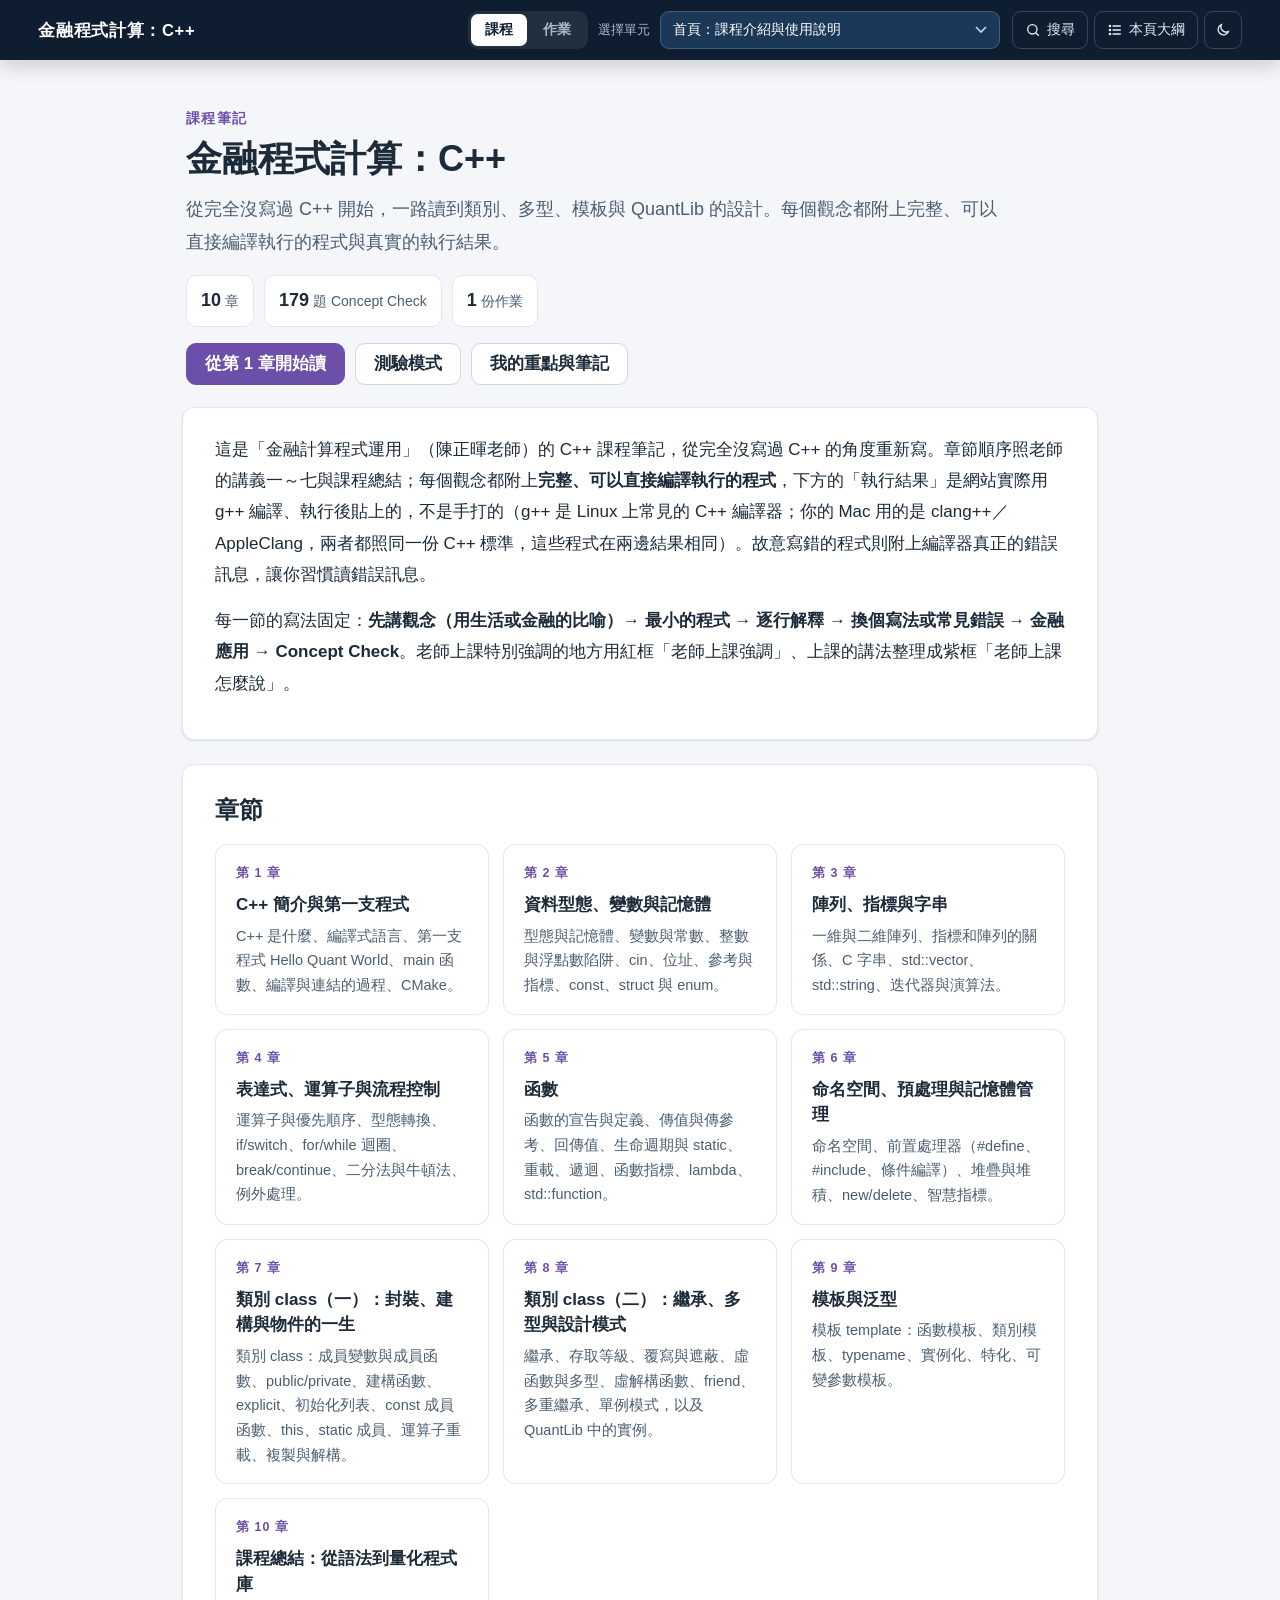
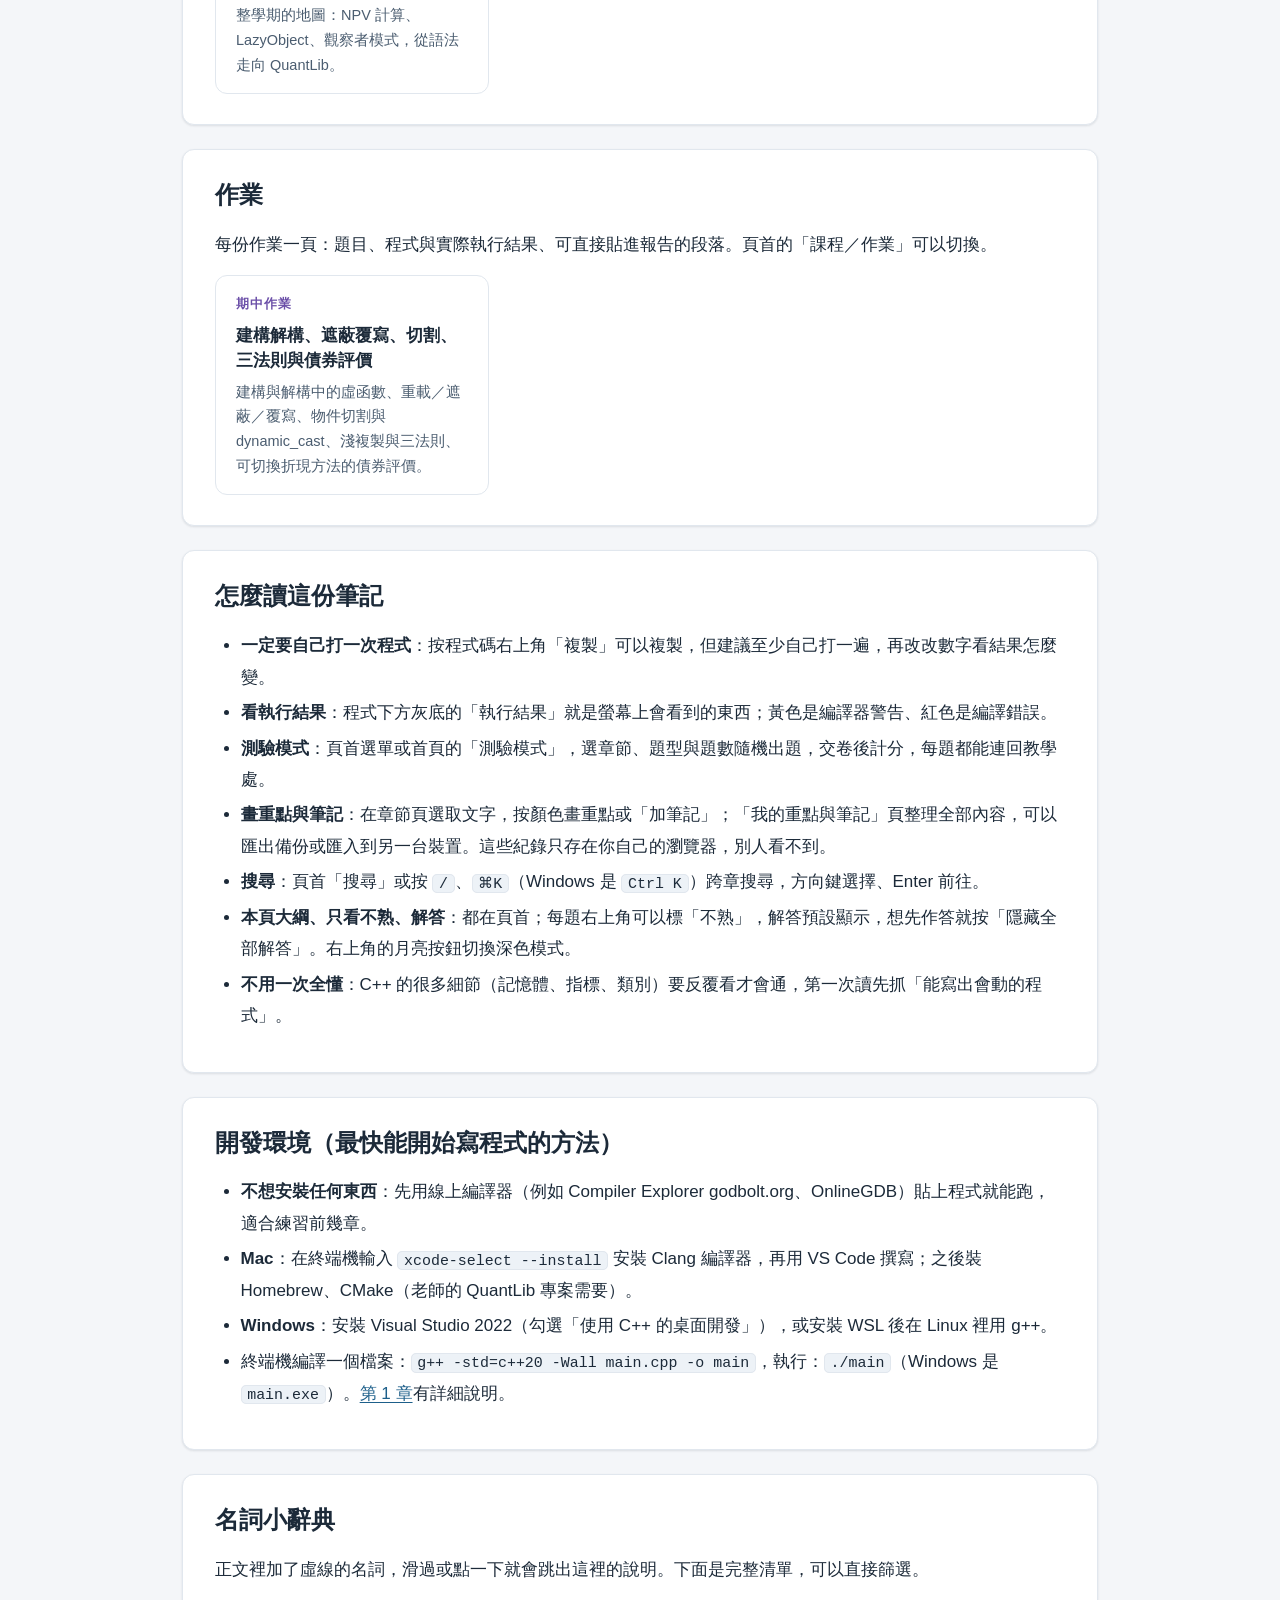
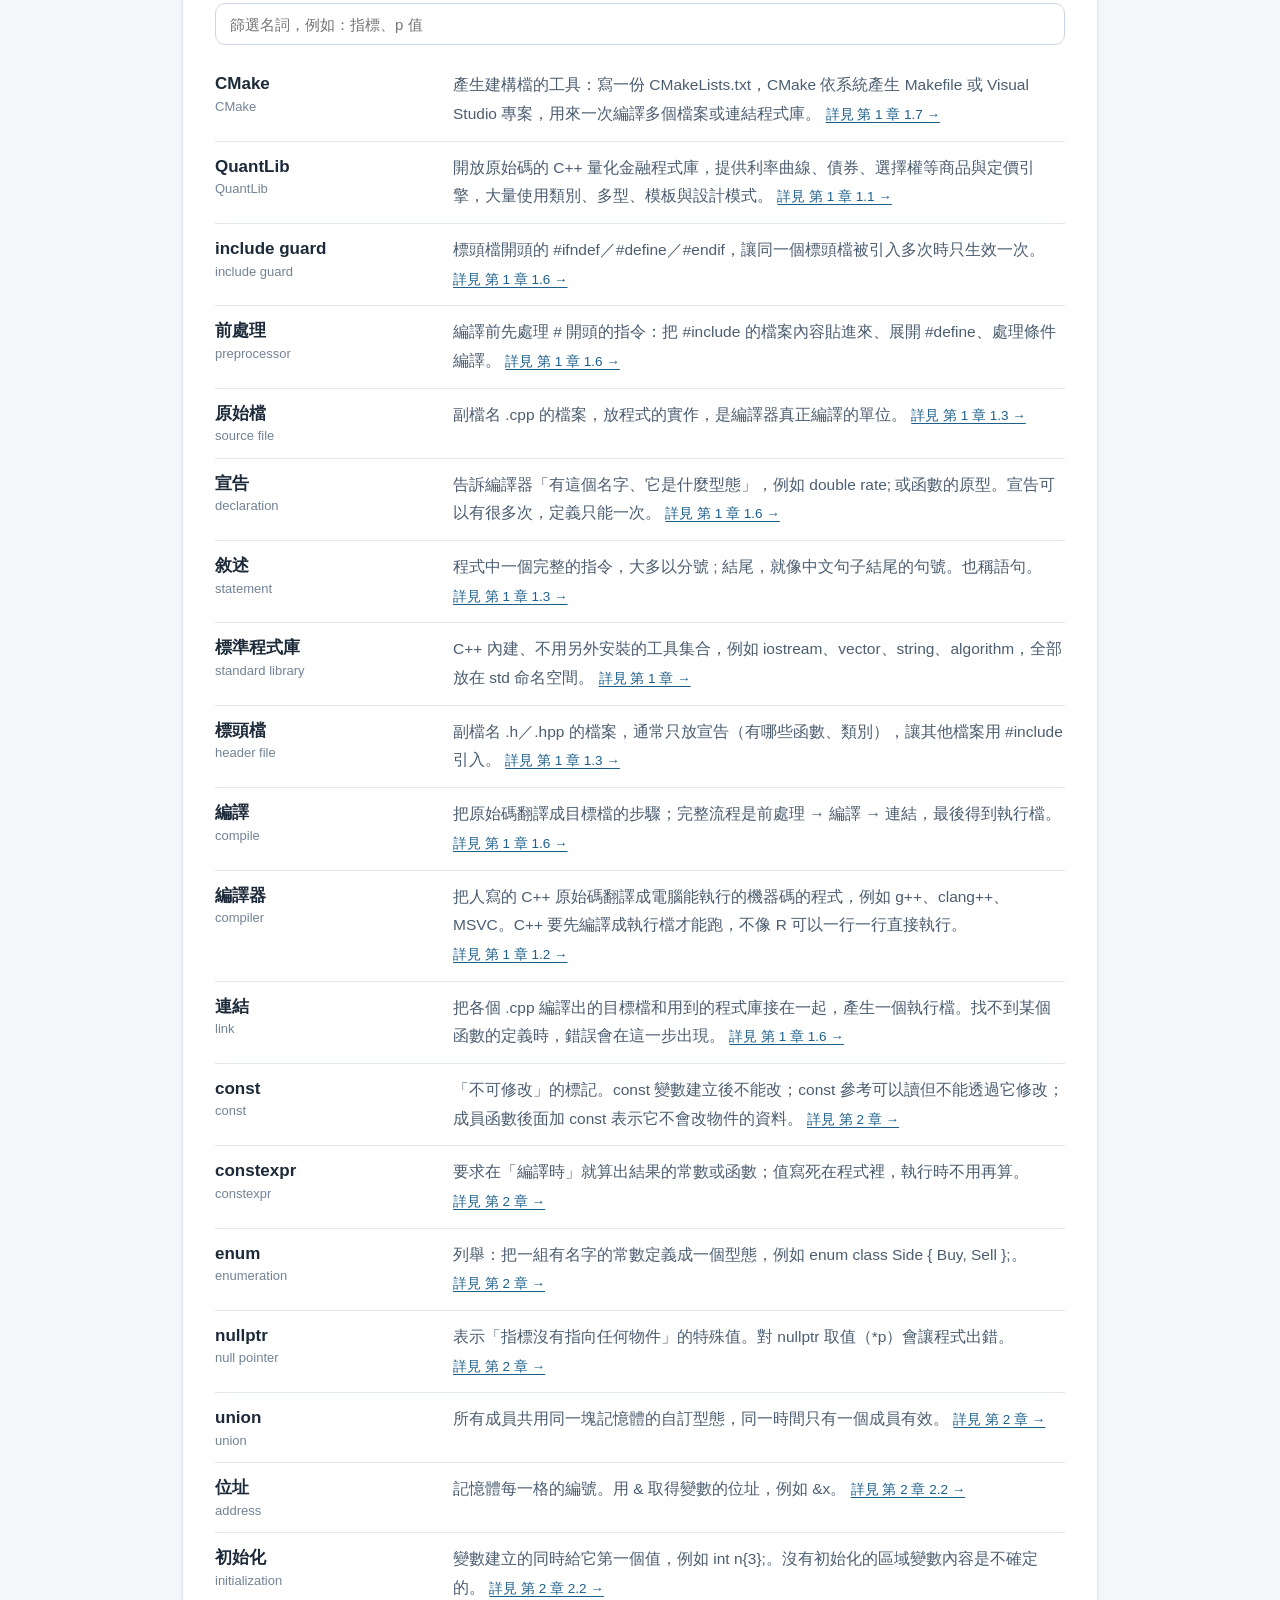
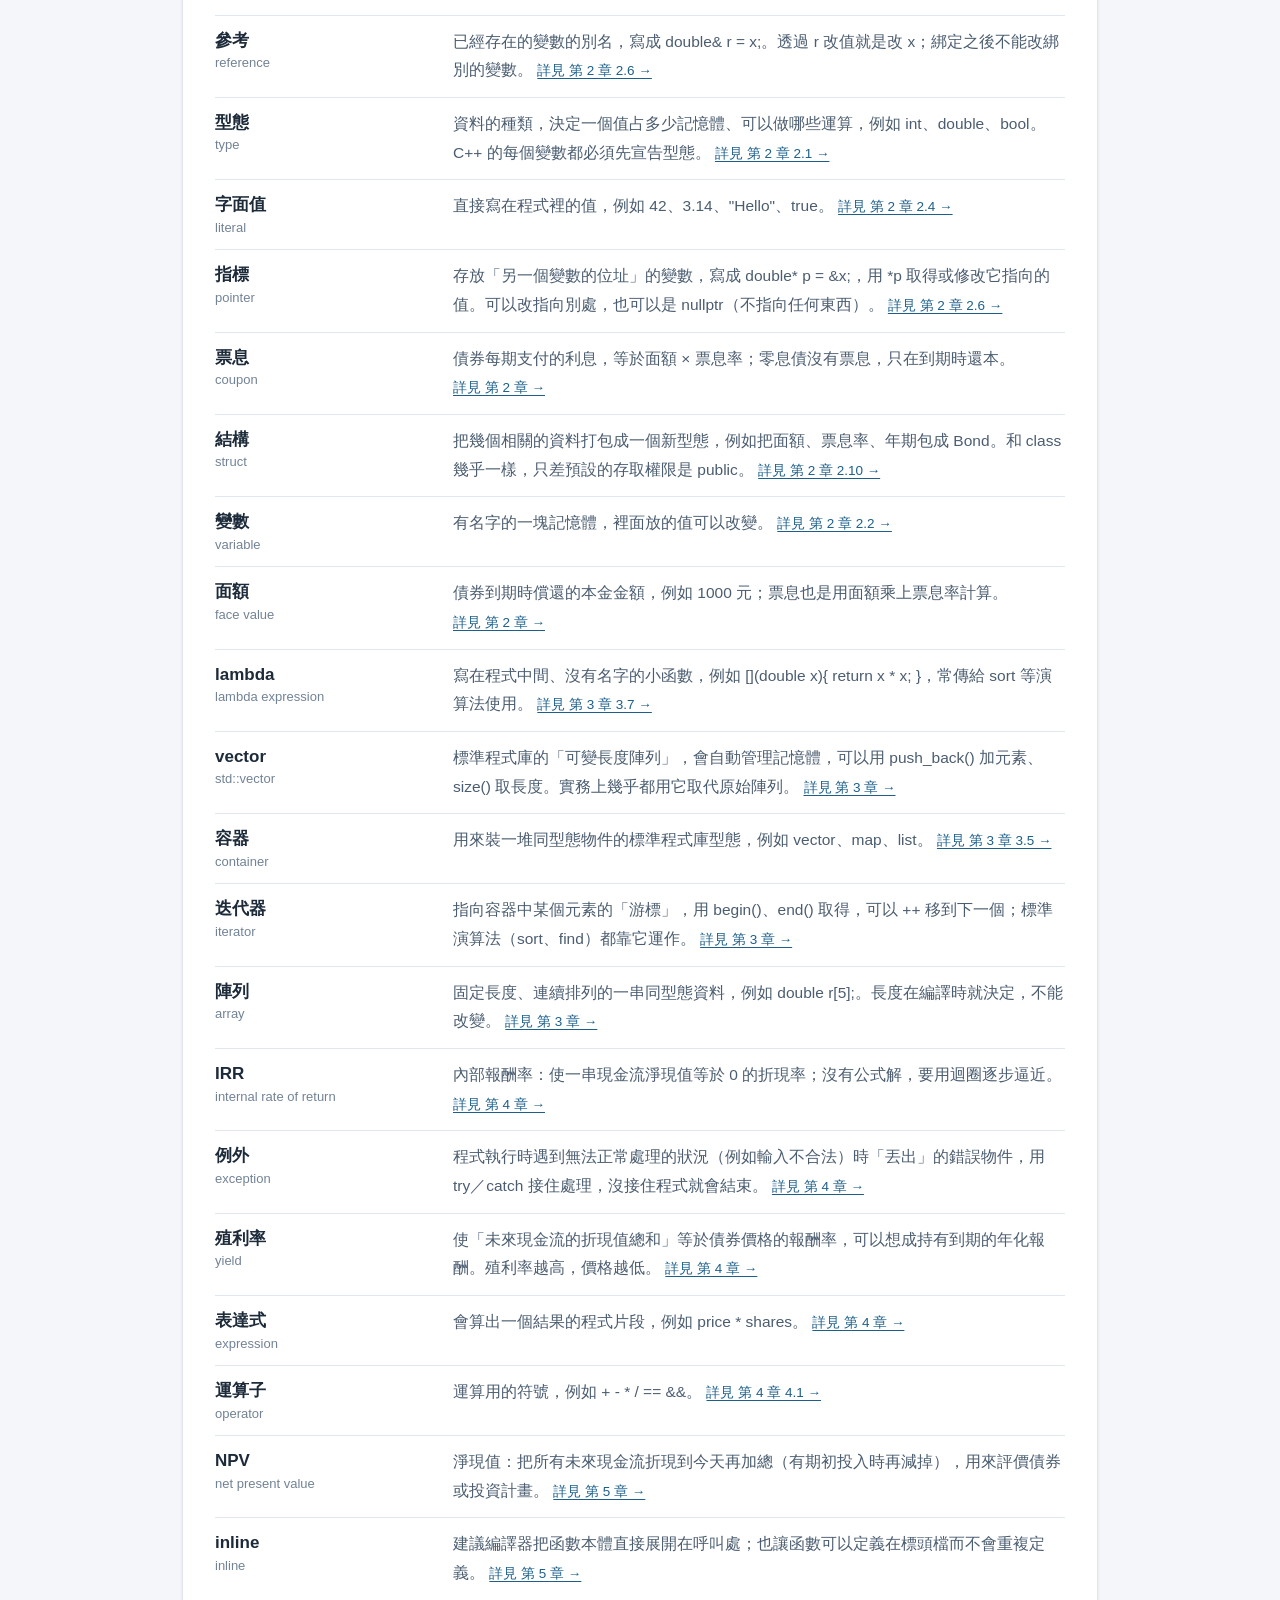
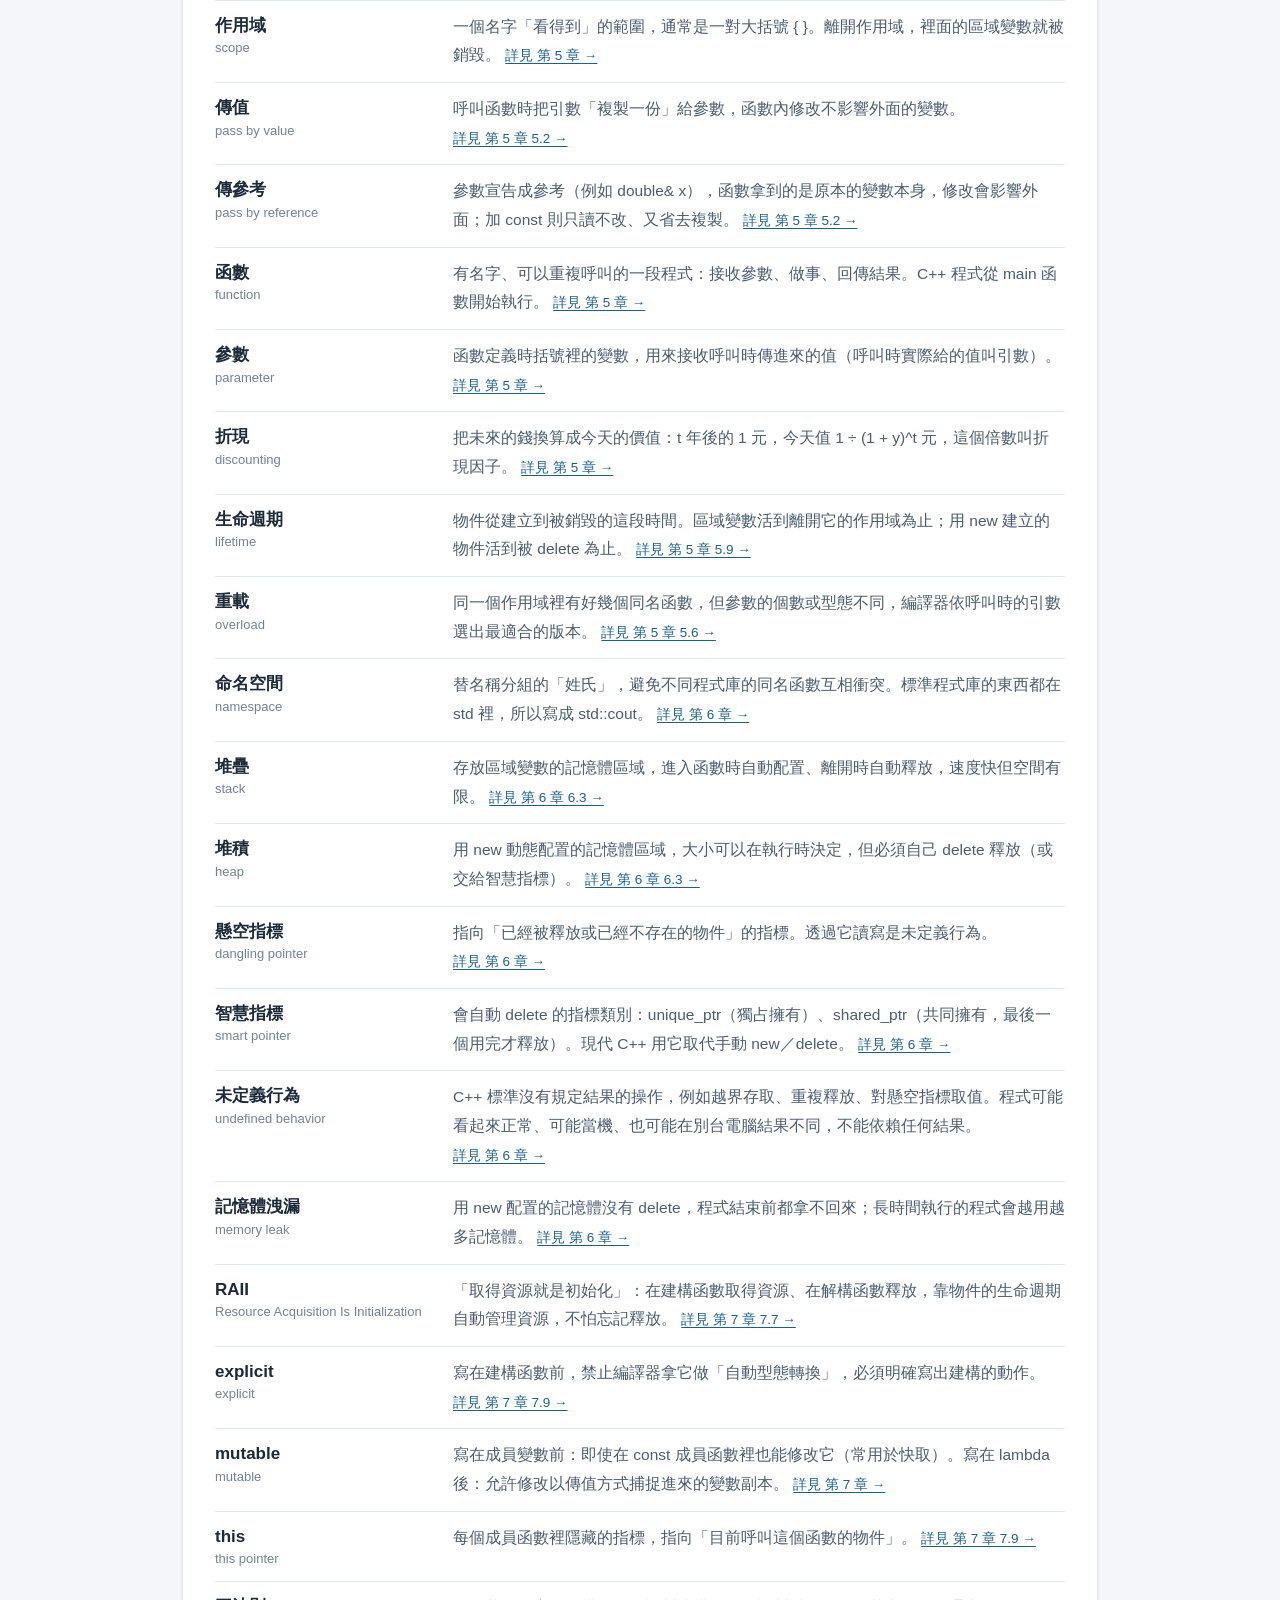
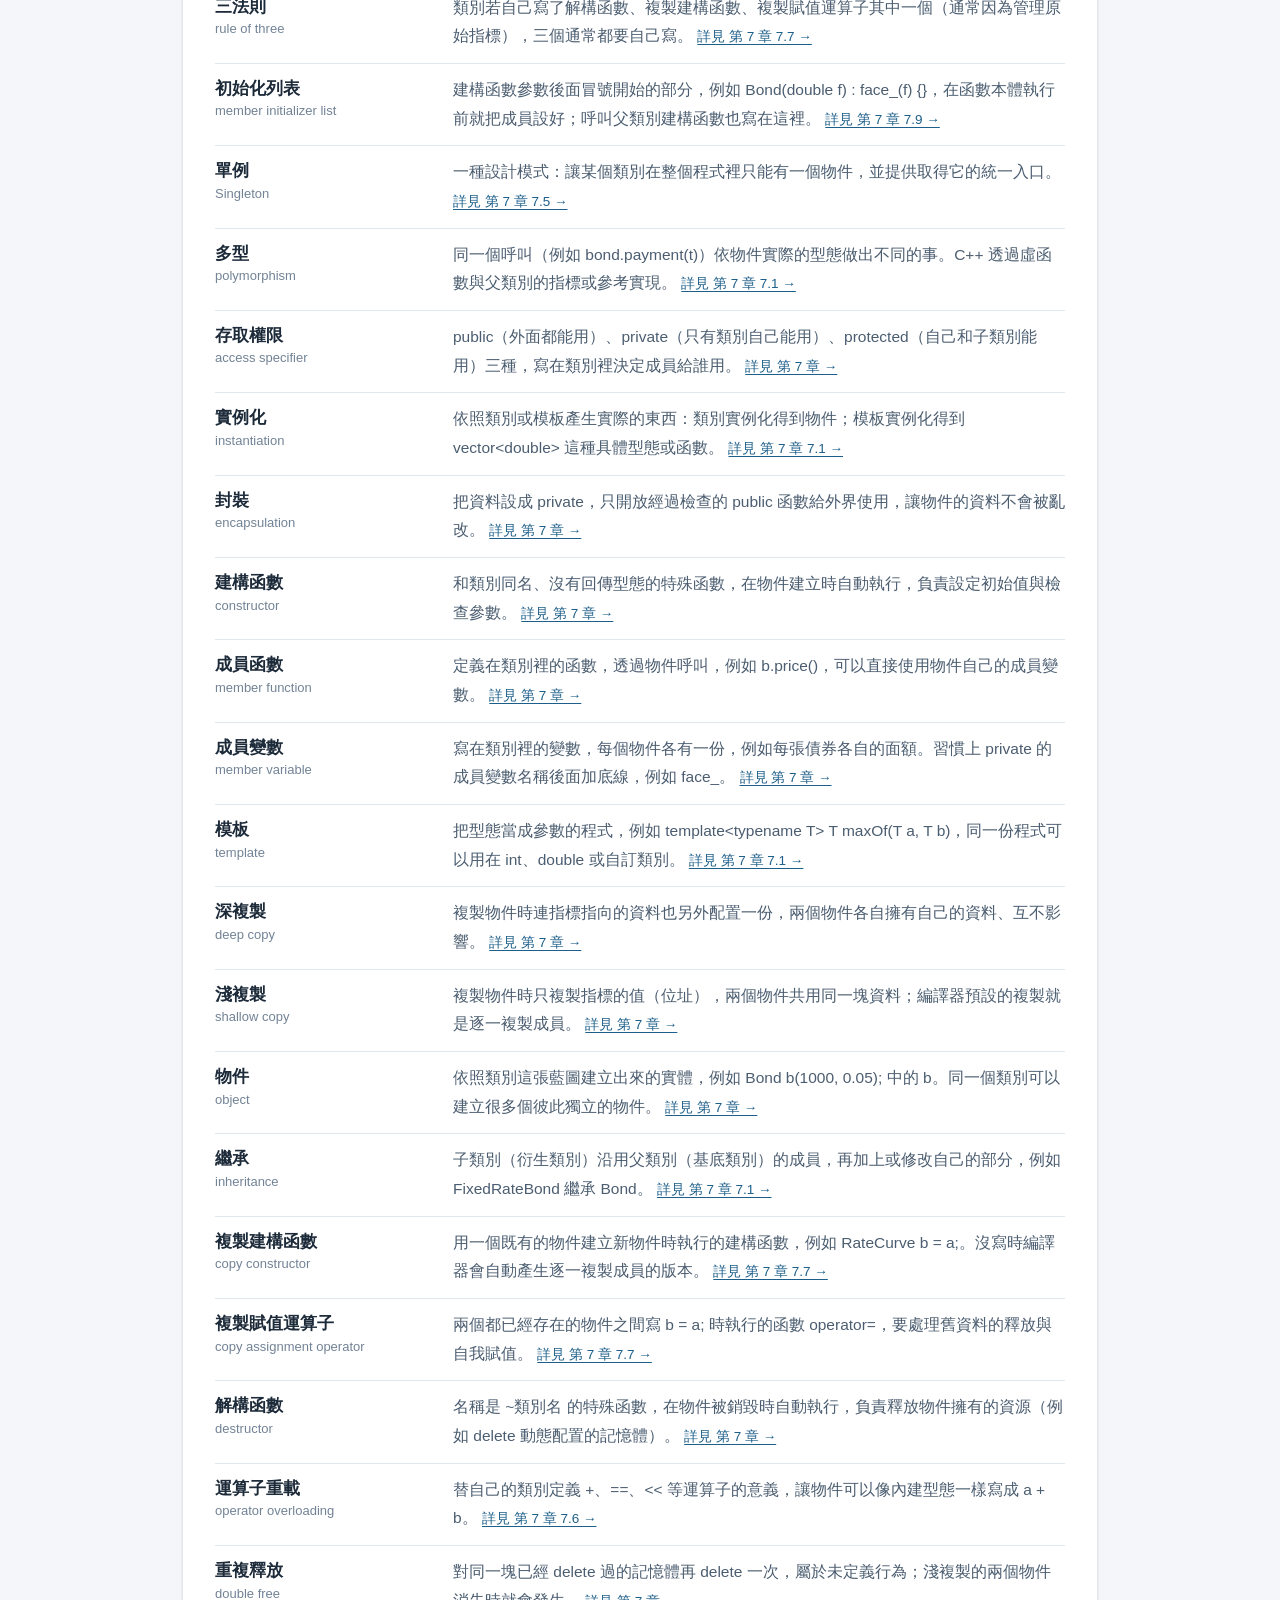
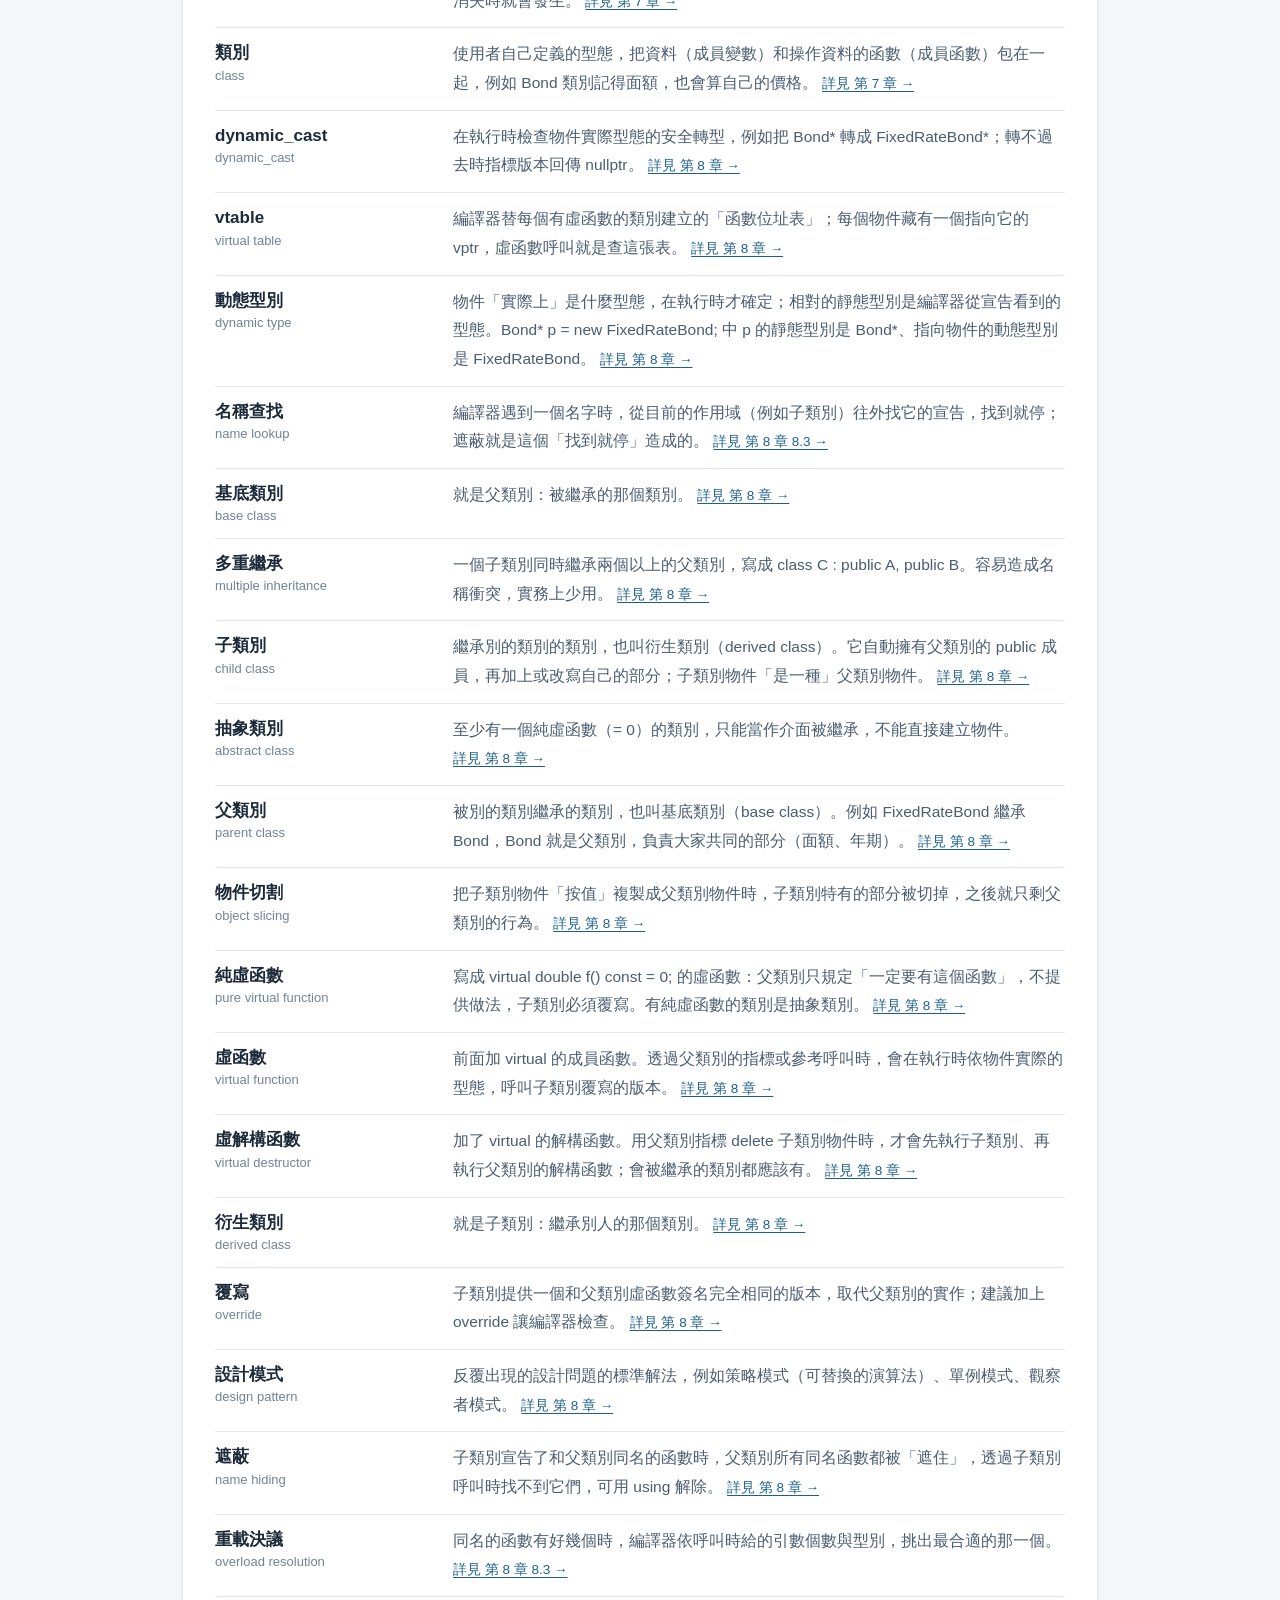
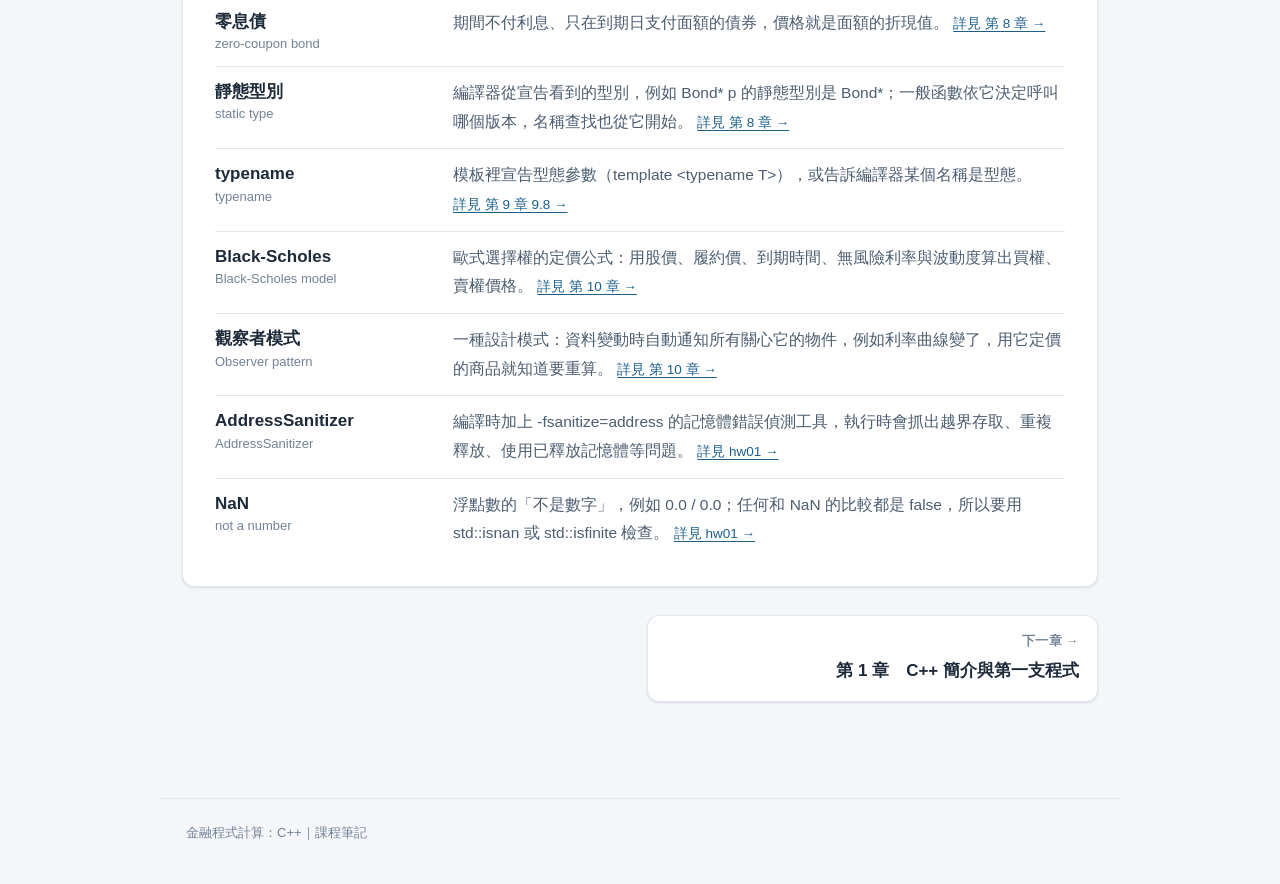
<file: index.html>
<!doctype html>
<html lang="zh-Hant"><head><meta charset="utf-8"><meta name="viewport" content="width=device-width,initial-scale=1">
<title>金融程式計算：C++｜課程筆記</title>
<meta name="color-scheme" content="light dark">
<script>try{var t=localStorage.getItem('notes:theme')||(window.matchMedia&&matchMedia('(prefers-color-scheme: dark)').matches?'dark':'light');document.documentElement.setAttribute('data-theme',t)}catch(e){}</script>
<link rel="stylesheet" href="assets/katex/katex.min.css">
<link rel="stylesheet" href="assets/style.css?v=ffd5af7f">

</head><body data-page="index" data-mode="course" data-course="cf" data-key="cf">
<a class="skip" href="#main">跳到主要內容</a>
<header class="topbar"><a class="brand" href="index.html" aria-label="金融程式計算：C++｜課程筆記首頁"><span>金融程式計算：C++</span><span class="sub">｜課程筆記</span></a>
<div class="pickers"><nav class="mode" aria-label="切換課程或作業"><a href="ch01.html" data-mode="course" class=on>課程</a><a href="hw01.html" data-mode="hw">作業</a></nav><label for="unitSelect">選擇單元</label><select id="unitSelect" aria-label="選擇單元"><option value="index.html" selected>首頁：課程介紹與使用說明</option><option value="exam.html">工具：測驗模式</option><option value="notes.html">工具：我的重點與筆記</option><option value="ch01.html">第 1 章　C++ 簡介與第一支程式</option><option value="ch02.html">第 2 章　資料型態、變數與記憶體</option><option value="ch03.html">第 3 章　陣列、指標與字串</option><option value="ch04.html">第 4 章　表達式、運算子與流程控制</option><option value="ch05.html">第 5 章　函數</option><option value="ch06.html">第 6 章　命名空間、預處理與記憶體管理</option><option value="ch07.html">第 7 章　類別 class（一）：封裝、建構與物件的一生</option><option value="ch08.html">第 8 章　類別 class（二）：繼承、多型與設計模式</option><option value="ch09.html">第 9 章　模板與泛型</option><option value="ch10.html">第 10 章　課程總結：從語法到量化程式庫</option></select></div></header>
<main class="wrap" id="main">
<section class="hero"><p class="eyebrow">課程筆記</p><h1>金融程式計算：C++</h1><p class="lead">從完全沒寫過 C++ 開始，一路讀到類別、多型、模板與 QuantLib 的設計。每個觀念都附上完整、可以直接編譯執行的程式與真實的執行結果。</p><ul class="stats"><li><b>10</b>章</li><li><b>179</b>題 Concept Check</li><li><b>1</b>份作業</li></ul><div class="hero-actions"><a class="primary" href="ch01.html">從第 1 章開始讀</a><a href="exam.html">測驗模式</a><a href="notes.html">我的重點與筆記</a></div></section><div class="resume-slot"></div>
<div class="ch-intro">
<p>這是「金融計算程式運用」（陳正暉老師）的 C++ 課程筆記，從完全沒寫過 C++ 的角度重新寫。章節順序照老師的講義一～七與課程總結；每個觀念都附上<b>完整、可以直接編譯執行的程式</b>，下方的「執行結果」是網站實際用 g++ 編譯、執行後貼上的，不是手打的（g++ 是 Linux 上常見的 C++ 編譯器；你的 Mac 用的是 clang++／AppleClang，兩者都照同一份 C++ 標準，這些程式在兩邊結果相同）。故意寫錯的程式則附上編譯器真正的錯誤訊息，讓你習慣讀錯誤訊息。</p>
<p>每一節的寫法固定：<b>先講觀念（用生活或金融的比喻）→ 最小的程式 → 逐行解釋 → 換個寫法或常見錯誤 → 金融應用 → Concept Check</b>。老師上課特別強調的地方用紅框「老師上課強調」、上課的講法整理成紫框「老師上課怎麼說」。</p>
</div>
<section class="sec" id="chapters"><h2>章節</h2><div class="cards"><a class="card" href="ch01.html"><span class="no">第 1 章</span><h3>C++ 簡介與第一支程式</h3><p>C++ 是什麼、編譯式語言、第一支程式 Hello Quant World、main 函數、編譯與連結的過程、CMake。</p></a><a class="card" href="ch02.html"><span class="no">第 2 章</span><h3>資料型態、變數與記憶體</h3><p>型態與記憶體、變數與常數、整數與浮點數陷阱、cin、位址、參考與指標、const、struct 與 enum。</p></a><a class="card" href="ch03.html"><span class="no">第 3 章</span><h3>陣列、指標與字串</h3><p>一維與二維陣列、指標和陣列的關係、C 字串、std::vector、std::string、迭代器與演算法。</p></a><a class="card" href="ch04.html"><span class="no">第 4 章</span><h3>表達式、運算子與流程控制</h3><p>運算子與優先順序、型態轉換、if/switch、for/while 迴圈、break/continue、二分法與牛頓法、例外處理。</p></a><a class="card" href="ch05.html"><span class="no">第 5 章</span><h3>函數</h3><p>函數的宣告與定義、傳值與傳參考、回傳值、生命週期與 static、重載、遞迴、函數指標、lambda、std::function。</p></a><a class="card" href="ch06.html"><span class="no">第 6 章</span><h3>命名空間、預處理與記憶體管理</h3><p>命名空間、前置處理器（#define、#include、條件編譯）、堆疊與堆積、new/delete、智慧指標。</p></a><a class="card" href="ch07.html"><span class="no">第 7 章</span><h3>類別 class（一）：封裝、建構與物件的一生</h3><p>類別 class：成員變數與成員函數、public/private、建構函數、explicit、初始化列表、const 成員函數、this、static 成員、運算子重載、複製與解構。</p></a><a class="card" href="ch08.html"><span class="no">第 8 章</span><h3>類別 class（二）：繼承、多型與設計模式</h3><p>繼承、存取等級、覆寫與遮蔽、虛函數與多型、虛解構函數、friend、多重繼承、單例模式，以及 QuantLib 中的實例。</p></a><a class="card" href="ch09.html"><span class="no">第 9 章</span><h3>模板與泛型</h3><p>模板 template：函數模板、類別模板、typename、實例化、特化、可變參數模板。</p></a><a class="card" href="ch10.html"><span class="no">第 10 章</span><h3>課程總結：從語法到量化程式庫</h3><p>整學期的地圖：NPV 計算、LazyObject、觀察者模式，從語法走向 QuantLib。</p></a></div></section>
<section class="sec" id="homework"><h2>作業</h2><p>每份作業一頁：題目、程式與實際執行結果、可直接貼進報告的段落。頁首的「課程／作業」可以切換。</p><div class="cards"><a class="card" href="hw01.html"><span class="no">期中作業</span><h3>建構解構、遮蔽覆寫、切割、三法則與債券評價</h3><p>建構與解構中的虛函數、重載／遮蔽／覆寫、物件切割與 dynamic_cast、淺複製與三法則、可切換折現方法的債券評價。</p></a></div></section>

<section class="sec" id="howto"><h2>怎麼讀這份筆記</h2>
<ul>
<li><b>一定要自己打一次程式</b>：按程式碼右上角「複製」可以複製，但建議至少自己打一遍，再改改數字看結果怎麼變。</li>
<li><b>看執行結果</b>：程式下方灰底的「執行結果」就是螢幕上會看到的東西；黃色是編譯器警告、紅色是編譯錯誤。</li>
<li><b>測驗模式</b>：頁首選單或首頁的「測驗模式」，選章節、題型與題數隨機出題，交卷後計分，每題都能連回教學處。</li>
<li><b>畫重點與筆記</b>：在章節頁選取文字，按顏色畫重點或「加筆記」；「我的重點與筆記」頁整理全部內容，可以匯出備份或匯入到另一台裝置。這些紀錄只存在你自己的瀏覽器，別人看不到。</li>
<li><b>搜尋</b>：頁首「搜尋」或按 <code>/</code>、<code>⌘K</code>（Windows 是 <code>Ctrl K</code>）跨章搜尋，方向鍵選擇、Enter 前往。</li>
<li><b>本頁大綱、只看不熟、解答</b>：都在頁首；每題右上角可以標「不熟」，解答預設顯示，想先作答就按「隱藏全部解答」。右上角的月亮按鈕切換深色模式。</li>
<li><b>不用一次全懂</b>：C++ 的很多細節（記憶體、指標、類別）要反覆看才會通，第一次讀先抓「能寫出會動的程式」。</li>
</ul></section>

<section class="sec" id="setup"><h2>開發環境（最快能開始寫程式的方法）</h2>
<ul>
<li><b>不想安裝任何東西</b>：先用線上編譯器（例如 Compiler Explorer godbolt.org、OnlineGDB）貼上程式就能跑，適合練習前幾章。</li>
<li><b>Mac</b>：在終端機輸入 <code>xcode-select --install</code> 安裝 Clang 編譯器，再用 VS Code 撰寫；之後裝 Homebrew、CMake（老師的 QuantLib 專案需要）。</li>
<li><b>Windows</b>：安裝 Visual Studio 2022（勾選「使用 C++ 的桌面開發」），或安裝 WSL 後在 Linux 裡用 g++。</li>
<li>終端機編譯一個檔案：<code>g++ -std=c++20 -Wall main.cpp -o main</code>，執行：<code>./main</code>（Windows 是 <code>main.exe</code>）。<a class="xref" href="ch01.html">第 1 章</a>有詳細說明。</li>
</ul></section>
<section class="sec" id="glossary"><h2>名詞小辭典</h2><p>正文裡加了虛線的名詞，滑過或點一下就會跳出這裡的說明。下面是完整清單，可以直接篩選。</p><input class="gl-filter" type="search" placeholder="篩選名詞，例如：指標、p 值" aria-label="篩選名詞"><dl class="glossary"><div class="gl-row" id="gl-CMake"><dt>CMake<small>CMake</small></dt><dd>產生建構檔的工具：寫一份 CMakeLists.txt，CMake 依系統產生 Makefile 或 Visual Studio 專案，用來一次編譯多個檔案或連結程式庫。 <a href="ch01.html#s1-7">詳見 第 1 章 1.7 →</a></dd></div><div class="gl-row" id="gl-QuantLib"><dt>QuantLib<small>QuantLib</small></dt><dd>開放原始碼的 C++ 量化金融程式庫，提供利率曲線、債券、選擇權等商品與定價引擎，大量使用類別、多型、模板與設計模式。 <a href="ch01.html#s1-1">詳見 第 1 章 1.1 →</a></dd></div><div class="gl-row" id="gl-include guard"><dt>include guard<small>include guard</small></dt><dd>標頭檔開頭的 #ifndef／#define／#endif，讓同一個標頭檔被引入多次時只生效一次。 <a href="ch01.html#s1-6">詳見 第 1 章 1.6 →</a></dd></div><div class="gl-row" id="gl-前處理"><dt>前處理<small>preprocessor</small></dt><dd>編譯前先處理 # 開頭的指令：把 #include 的檔案內容貼進來、展開 #define、處理條件編譯。 <a href="ch01.html#s1-6">詳見 第 1 章 1.6 →</a></dd></div><div class="gl-row" id="gl-原始檔"><dt>原始檔<small>source file</small></dt><dd>副檔名 .cpp 的檔案，放程式的實作，是編譯器真正編譯的單位。 <a href="ch01.html#s1-3">詳見 第 1 章 1.3 →</a></dd></div><div class="gl-row" id="gl-宣告"><dt>宣告<small>declaration</small></dt><dd>告訴編譯器「有這個名字、它是什麼型態」，例如 double rate; 或函數的原型。宣告可以有很多次，定義只能一次。 <a href="ch01.html#s1-6">詳見 第 1 章 1.6 →</a></dd></div><div class="gl-row" id="gl-敘述"><dt>敘述<small>statement</small></dt><dd>程式中一個完整的指令，大多以分號 ; 結尾，就像中文句子結尾的句號。也稱語句。 <a href="ch01.html#s1-3">詳見 第 1 章 1.3 →</a></dd></div><div class="gl-row" id="gl-標準程式庫"><dt>標準程式庫<small>standard library</small></dt><dd>C++ 內建、不用另外安裝的工具集合，例如 iostream、vector、string、algorithm，全部放在 std 命名空間。 <a href="ch01.html">詳見 第 1 章 →</a></dd></div><div class="gl-row" id="gl-標頭檔"><dt>標頭檔<small>header file</small></dt><dd>副檔名 .h／.hpp 的檔案，通常只放宣告（有哪些函數、類別），讓其他檔案用 #include 引入。 <a href="ch01.html#s1-3">詳見 第 1 章 1.3 →</a></dd></div><div class="gl-row" id="gl-編譯"><dt>編譯<small>compile</small></dt><dd>把原始碼翻譯成目標檔的步驟；完整流程是前處理 → 編譯 → 連結，最後得到執行檔。 <a href="ch01.html#s1-6">詳見 第 1 章 1.6 →</a></dd></div><div class="gl-row" id="gl-編譯器"><dt>編譯器<small>compiler</small></dt><dd>把人寫的 C++ 原始碼翻譯成電腦能執行的機器碼的程式，例如 g++、clang++、MSVC。C++ 要先編譯成執行檔才能跑，不像 R 可以一行一行直接執行。 <a href="ch01.html#s1-2">詳見 第 1 章 1.2 →</a></dd></div><div class="gl-row" id="gl-連結"><dt>連結<small>link</small></dt><dd>把各個 .cpp 編譯出的目標檔和用到的程式庫接在一起，產生一個執行檔。找不到某個函數的定義時，錯誤會在這一步出現。 <a href="ch01.html#s1-6">詳見 第 1 章 1.6 →</a></dd></div><div class="gl-row" id="gl-const"><dt>const<small>const</small></dt><dd>「不可修改」的標記。const 變數建立後不能改；const 參考可以讀但不能透過它修改；成員函數後面加 const 表示它不會改物件的資料。 <a href="ch02.html">詳見 第 2 章 →</a></dd></div><div class="gl-row" id="gl-constexpr"><dt>constexpr<small>constexpr</small></dt><dd>要求在「編譯時」就算出結果的常數或函數；值寫死在程式裡，執行時不用再算。 <a href="ch02.html">詳見 第 2 章 →</a></dd></div><div class="gl-row" id="gl-enum"><dt>enum<small>enumeration</small></dt><dd>列舉：把一組有名字的常數定義成一個型態，例如 enum class Side { Buy, Sell };。 <a href="ch02.html">詳見 第 2 章 →</a></dd></div><div class="gl-row" id="gl-nullptr"><dt>nullptr<small>null pointer</small></dt><dd>表示「指標沒有指向任何物件」的特殊值。對 nullptr 取值（*p）會讓程式出錯。 <a href="ch02.html">詳見 第 2 章 →</a></dd></div><div class="gl-row" id="gl-union"><dt>union<small>union</small></dt><dd>所有成員共用同一塊記憶體的自訂型態，同一時間只有一個成員有效。 <a href="ch02.html">詳見 第 2 章 →</a></dd></div><div class="gl-row" id="gl-位址"><dt>位址<small>address</small></dt><dd>記憶體每一格的編號。用 &amp; 取得變數的位址，例如 &amp;x。 <a href="ch02.html#s2-2">詳見 第 2 章 2.2 →</a></dd></div><div class="gl-row" id="gl-初始化"><dt>初始化<small>initialization</small></dt><dd>變數建立的同時給它第一個值，例如 int n{3};。沒有初始化的區域變數內容是不確定的。 <a href="ch02.html#s2-2">詳見 第 2 章 2.2 →</a></dd></div><div class="gl-row" id="gl-參考"><dt>參考<small>reference</small></dt><dd>已經存在的變數的別名，寫成 double&amp; r = x;。透過 r 改值就是改 x；綁定之後不能改綁別的變數。 <a href="ch02.html#s2-6">詳見 第 2 章 2.6 →</a></dd></div><div class="gl-row" id="gl-型態"><dt>型態<small>type</small></dt><dd>資料的種類，決定一個值占多少記憶體、可以做哪些運算，例如 int、double、bool。C++ 的每個變數都必須先宣告型態。 <a href="ch02.html#s2-1">詳見 第 2 章 2.1 →</a></dd></div><div class="gl-row" id="gl-字面值"><dt>字面值<small>literal</small></dt><dd>直接寫在程式裡的值，例如 42、3.14、&quot;Hello&quot;、true。 <a href="ch02.html#s2-4">詳見 第 2 章 2.4 →</a></dd></div><div class="gl-row" id="gl-指標"><dt>指標<small>pointer</small></dt><dd>存放「另一個變數的位址」的變數，寫成 double* p = &amp;x;，用 *p 取得或修改它指向的值。可以改指向別處，也可以是 nullptr（不指向任何東西）。 <a href="ch02.html#s2-6">詳見 第 2 章 2.6 →</a></dd></div><div class="gl-row" id="gl-票息"><dt>票息<small>coupon</small></dt><dd>債券每期支付的利息，等於面額 × 票息率；零息債沒有票息，只在到期時還本。 <a href="ch02.html">詳見 第 2 章 →</a></dd></div><div class="gl-row" id="gl-結構"><dt>結構<small>struct</small></dt><dd>把幾個相關的資料打包成一個新型態，例如把面額、票息率、年期包成 Bond。和 class 幾乎一樣，只差預設的存取權限是 public。 <a href="ch02.html#s2-10">詳見 第 2 章 2.10 →</a></dd></div><div class="gl-row" id="gl-變數"><dt>變數<small>variable</small></dt><dd>有名字的一塊記憶體，裡面放的值可以改變。 <a href="ch02.html#s2-2">詳見 第 2 章 2.2 →</a></dd></div><div class="gl-row" id="gl-面額"><dt>面額<small>face value</small></dt><dd>債券到期時償還的本金金額，例如 1000 元；票息也是用面額乘上票息率計算。 <a href="ch02.html">詳見 第 2 章 →</a></dd></div><div class="gl-row" id="gl-lambda"><dt>lambda<small>lambda expression</small></dt><dd>寫在程式中間、沒有名字的小函數，例如 [](double x){ return x * x; }，常傳給 sort 等演算法使用。 <a href="ch03.html#s3-7">詳見 第 3 章 3.7 →</a></dd></div><div class="gl-row" id="gl-vector"><dt>vector<small>std::vector</small></dt><dd>標準程式庫的「可變長度陣列」，會自動管理記憶體，可以用 push_back() 加元素、size() 取長度。實務上幾乎都用它取代原始陣列。 <a href="ch03.html">詳見 第 3 章 →</a></dd></div><div class="gl-row" id="gl-容器"><dt>容器<small>container</small></dt><dd>用來裝一堆同型態物件的標準程式庫型態，例如 vector、map、list。 <a href="ch03.html#s3-5">詳見 第 3 章 3.5 →</a></dd></div><div class="gl-row" id="gl-迭代器"><dt>迭代器<small>iterator</small></dt><dd>指向容器中某個元素的「游標」，用 begin()、end() 取得，可以 ++ 移到下一個；標準演算法（sort、find）都靠它運作。 <a href="ch03.html">詳見 第 3 章 →</a></dd></div><div class="gl-row" id="gl-陣列"><dt>陣列<small>array</small></dt><dd>固定長度、連續排列的一串同型態資料，例如 double r[5];。長度在編譯時就決定，不能改變。 <a href="ch03.html">詳見 第 3 章 →</a></dd></div><div class="gl-row" id="gl-IRR"><dt>IRR<small>internal rate of return</small></dt><dd>內部報酬率：使一串現金流淨現值等於 0 的折現率；沒有公式解，要用迴圈逐步逼近。 <a href="ch04.html">詳見 第 4 章 →</a></dd></div><div class="gl-row" id="gl-例外"><dt>例外<small>exception</small></dt><dd>程式執行時遇到無法正常處理的狀況（例如輸入不合法）時「丟出」的錯誤物件，用 try／catch 接住處理，沒接住程式就會結束。 <a href="ch04.html">詳見 第 4 章 →</a></dd></div><div class="gl-row" id="gl-殖利率"><dt>殖利率<small>yield</small></dt><dd>使「未來現金流的折現值總和」等於債券價格的報酬率，可以想成持有到期的年化報酬。殖利率越高，價格越低。 <a href="ch04.html">詳見 第 4 章 →</a></dd></div><div class="gl-row" id="gl-表達式"><dt>表達式<small>expression</small></dt><dd>會算出一個結果的程式片段，例如 price * shares。 <a href="ch04.html">詳見 第 4 章 →</a></dd></div><div class="gl-row" id="gl-運算子"><dt>運算子<small>operator</small></dt><dd>運算用的符號，例如 + - * / == &amp;&amp;。 <a href="ch04.html#s4-1">詳見 第 4 章 4.1 →</a></dd></div><div class="gl-row" id="gl-NPV"><dt>NPV<small>net present value</small></dt><dd>淨現值：把所有未來現金流折現到今天再加總（有期初投入時再減掉），用來評價債券或投資計畫。 <a href="ch05.html">詳見 第 5 章 →</a></dd></div><div class="gl-row" id="gl-inline"><dt>inline<small>inline</small></dt><dd>建議編譯器把函數本體直接展開在呼叫處；也讓函數可以定義在標頭檔而不會重複定義。 <a href="ch05.html">詳見 第 5 章 →</a></dd></div><div class="gl-row" id="gl-作用域"><dt>作用域<small>scope</small></dt><dd>一個名字「看得到」的範圍，通常是一對大括號 { }。離開作用域，裡面的區域變數就被銷毀。 <a href="ch05.html">詳見 第 5 章 →</a></dd></div><div class="gl-row" id="gl-傳值"><dt>傳值<small>pass by value</small></dt><dd>呼叫函數時把引數「複製一份」給參數，函數內修改不影響外面的變數。 <a href="ch05.html#s5-2">詳見 第 5 章 5.2 →</a></dd></div><div class="gl-row" id="gl-傳參考"><dt>傳參考<small>pass by reference</small></dt><dd>參數宣告成參考（例如 double&amp; x），函數拿到的是原本的變數本身，修改會影響外面；加 const 則只讀不改、又省去複製。 <a href="ch05.html#s5-2">詳見 第 5 章 5.2 →</a></dd></div><div class="gl-row" id="gl-函數"><dt>函數<small>function</small></dt><dd>有名字、可以重複呼叫的一段程式：接收參數、做事、回傳結果。C++ 程式從 main 函數開始執行。 <a href="ch05.html">詳見 第 5 章 →</a></dd></div><div class="gl-row" id="gl-參數"><dt>參數<small>parameter</small></dt><dd>函數定義時括號裡的變數，用來接收呼叫時傳進來的值（呼叫時實際給的值叫引數）。 <a href="ch05.html">詳見 第 5 章 →</a></dd></div><div class="gl-row" id="gl-折現"><dt>折現<small>discounting</small></dt><dd>把未來的錢換算成今天的價值：t 年後的 1 元，今天值 1 ÷ (1 + y)^t 元，這個倍數叫折現因子。 <a href="ch05.html">詳見 第 5 章 →</a></dd></div><div class="gl-row" id="gl-生命週期"><dt>生命週期<small>lifetime</small></dt><dd>物件從建立到被銷毀的這段時間。區域變數活到離開它的作用域為止；用 new 建立的物件活到被 delete 為止。 <a href="ch05.html#s5-9">詳見 第 5 章 5.9 →</a></dd></div><div class="gl-row" id="gl-重載"><dt>重載<small>overload</small></dt><dd>同一個作用域裡有好幾個同名函數，但參數的個數或型態不同，編譯器依呼叫時的引數選出最適合的版本。 <a href="ch05.html#s5-6">詳見 第 5 章 5.6 →</a></dd></div><div class="gl-row" id="gl-命名空間"><dt>命名空間<small>namespace</small></dt><dd>替名稱分組的「姓氏」，避免不同程式庫的同名函數互相衝突。標準程式庫的東西都在 std 裡，所以寫成 std::cout。 <a href="ch06.html">詳見 第 6 章 →</a></dd></div><div class="gl-row" id="gl-堆疊"><dt>堆疊<small>stack</small></dt><dd>存放區域變數的記憶體區域，進入函數時自動配置、離開時自動釋放，速度快但空間有限。 <a href="ch06.html#s6-3">詳見 第 6 章 6.3 →</a></dd></div><div class="gl-row" id="gl-堆積"><dt>堆積<small>heap</small></dt><dd>用 new 動態配置的記憶體區域，大小可以在執行時決定，但必須自己 delete 釋放（或交給智慧指標）。 <a href="ch06.html#s6-3">詳見 第 6 章 6.3 →</a></dd></div><div class="gl-row" id="gl-懸空指標"><dt>懸空指標<small>dangling pointer</small></dt><dd>指向「已經被釋放或已經不存在的物件」的指標。透過它讀寫是未定義行為。 <a href="ch06.html">詳見 第 6 章 →</a></dd></div><div class="gl-row" id="gl-智慧指標"><dt>智慧指標<small>smart pointer</small></dt><dd>會自動 delete 的指標類別：unique_ptr（獨占擁有）、shared_ptr（共同擁有，最後一個用完才釋放）。現代 C++ 用它取代手動 new／delete。 <a href="ch06.html">詳見 第 6 章 →</a></dd></div><div class="gl-row" id="gl-未定義行為"><dt>未定義行為<small>undefined behavior</small></dt><dd>C++ 標準沒有規定結果的操作，例如越界存取、重複釋放、對懸空指標取值。程式可能看起來正常、可能當機、也可能在別台電腦結果不同，不能依賴任何結果。 <a href="ch06.html">詳見 第 6 章 →</a></dd></div><div class="gl-row" id="gl-記憶體洩漏"><dt>記憶體洩漏<small>memory leak</small></dt><dd>用 new 配置的記憶體沒有 delete，程式結束前都拿不回來；長時間執行的程式會越用越多記憶體。 <a href="ch06.html">詳見 第 6 章 →</a></dd></div><div class="gl-row" id="gl-RAII"><dt>RAII<small>Resource Acquisition Is Initialization</small></dt><dd>「取得資源就是初始化」：在建構函數取得資源、在解構函數釋放，靠物件的生命週期自動管理資源，不怕忘記釋放。 <a href="ch07.html#s7-7">詳見 第 7 章 7.7 →</a></dd></div><div class="gl-row" id="gl-explicit"><dt>explicit<small>explicit</small></dt><dd>寫在建構函數前，禁止編譯器拿它做「自動型態轉換」，必須明確寫出建構的動作。 <a href="ch07.html#s7-9">詳見 第 7 章 7.9 →</a></dd></div><div class="gl-row" id="gl-mutable"><dt>mutable<small>mutable</small></dt><dd>寫在成員變數前：即使在 const 成員函數裡也能修改它（常用於快取）。寫在 lambda 後：允許修改以傳值方式捕捉進來的變數副本。 <a href="ch07.html">詳見 第 7 章 →</a></dd></div><div class="gl-row" id="gl-this"><dt>this<small>this pointer</small></dt><dd>每個成員函數裡隱藏的指標，指向「目前呼叫這個函數的物件」。 <a href="ch07.html#s7-9">詳見 第 7 章 7.9 →</a></dd></div><div class="gl-row" id="gl-三法則"><dt>三法則<small>rule of three</small></dt><dd>類別若自己寫了解構函數、複製建構函數、複製賦值運算子其中一個（通常因為管理原始指標），三個通常都要自己寫。 <a href="ch07.html#s7-7">詳見 第 7 章 7.7 →</a></dd></div><div class="gl-row" id="gl-初始化列表"><dt>初始化列表<small>member initializer list</small></dt><dd>建構函數參數後面冒號開始的部分，例如 Bond(double f) : face_(f) {}，在函數本體執行前就把成員設好；呼叫父類別建構函數也寫在這裡。 <a href="ch07.html#s7-9">詳見 第 7 章 7.9 →</a></dd></div><div class="gl-row" id="gl-單例"><dt>單例<small>Singleton</small></dt><dd>一種設計模式：讓某個類別在整個程式裡只能有一個物件，並提供取得它的統一入口。 <a href="ch07.html#s7-5">詳見 第 7 章 7.5 →</a></dd></div><div class="gl-row" id="gl-多型"><dt>多型<small>polymorphism</small></dt><dd>同一個呼叫（例如 bond.payment(t)）依物件實際的型態做出不同的事。C++ 透過虛函數與父類別的指標或參考實現。 <a href="ch07.html#s7-1">詳見 第 7 章 7.1 →</a></dd></div><div class="gl-row" id="gl-存取權限"><dt>存取權限<small>access specifier</small></dt><dd>public（外面都能用）、private（只有類別自己能用）、protected（自己和子類別能用）三種，寫在類別裡決定成員給誰用。 <a href="ch07.html">詳見 第 7 章 →</a></dd></div><div class="gl-row" id="gl-實例化"><dt>實例化<small>instantiation</small></dt><dd>依照類別或模板產生實際的東西：類別實例化得到物件；模板實例化得到 vector&lt;double&gt; 這種具體型態或函數。 <a href="ch07.html#s7-1">詳見 第 7 章 7.1 →</a></dd></div><div class="gl-row" id="gl-封裝"><dt>封裝<small>encapsulation</small></dt><dd>把資料設成 private，只開放經過檢查的 public 函數給外界使用，讓物件的資料不會被亂改。 <a href="ch07.html">詳見 第 7 章 →</a></dd></div><div class="gl-row" id="gl-建構函數"><dt>建構函數<small>constructor</small></dt><dd>和類別同名、沒有回傳型態的特殊函數，在物件建立時自動執行，負責設定初始值與檢查參數。 <a href="ch07.html">詳見 第 7 章 →</a></dd></div><div class="gl-row" id="gl-成員函數"><dt>成員函數<small>member function</small></dt><dd>定義在類別裡的函數，透過物件呼叫，例如 b.price()，可以直接使用物件自己的成員變數。 <a href="ch07.html">詳見 第 7 章 →</a></dd></div><div class="gl-row" id="gl-成員變數"><dt>成員變數<small>member variable</small></dt><dd>寫在類別裡的變數，每個物件各有一份，例如每張債券各自的面額。習慣上 private 的成員變數名稱後面加底線，例如 face_。 <a href="ch07.html">詳見 第 7 章 →</a></dd></div><div class="gl-row" id="gl-模板"><dt>模板<small>template</small></dt><dd>把型態當成參數的程式，例如 template&lt;typename T&gt; T maxOf(T a, T b)，同一份程式可以用在 int、double 或自訂類別。 <a href="ch07.html#s7-1">詳見 第 7 章 7.1 →</a></dd></div><div class="gl-row" id="gl-深複製"><dt>深複製<small>deep copy</small></dt><dd>複製物件時連指標指向的資料也另外配置一份，兩個物件各自擁有自己的資料、互不影響。 <a href="ch07.html">詳見 第 7 章 →</a></dd></div><div class="gl-row" id="gl-淺複製"><dt>淺複製<small>shallow copy</small></dt><dd>複製物件時只複製指標的值（位址），兩個物件共用同一塊資料；編譯器預設的複製就是逐一複製成員。 <a href="ch07.html">詳見 第 7 章 →</a></dd></div><div class="gl-row" id="gl-物件"><dt>物件<small>object</small></dt><dd>依照類別這張藍圖建立出來的實體，例如 Bond b(1000, 0.05); 中的 b。同一個類別可以建立很多個彼此獨立的物件。 <a href="ch07.html">詳見 第 7 章 →</a></dd></div><div class="gl-row" id="gl-繼承"><dt>繼承<small>inheritance</small></dt><dd>子類別（衍生類別）沿用父類別（基底類別）的成員，再加上或修改自己的部分，例如 FixedRateBond 繼承 Bond。 <a href="ch07.html#s7-1">詳見 第 7 章 7.1 →</a></dd></div><div class="gl-row" id="gl-複製建構函數"><dt>複製建構函數<small>copy constructor</small></dt><dd>用一個既有的物件建立新物件時執行的建構函數，例如 RateCurve b = a;。沒寫時編譯器會自動產生逐一複製成員的版本。 <a href="ch07.html#s7-7">詳見 第 7 章 7.7 →</a></dd></div><div class="gl-row" id="gl-複製賦值運算子"><dt>複製賦值運算子<small>copy assignment operator</small></dt><dd>兩個都已經存在的物件之間寫 b = a; 時執行的函數 operator=，要處理舊資料的釋放與自我賦值。 <a href="ch07.html#s7-7">詳見 第 7 章 7.7 →</a></dd></div><div class="gl-row" id="gl-解構函數"><dt>解構函數<small>destructor</small></dt><dd>名稱是 ~類別名 的特殊函數，在物件被銷毀時自動執行，負責釋放物件擁有的資源（例如 delete 動態配置的記憶體）。 <a href="ch07.html">詳見 第 7 章 →</a></dd></div><div class="gl-row" id="gl-運算子重載"><dt>運算子重載<small>operator overloading</small></dt><dd>替自己的類別定義 +、==、&lt;&lt; 等運算子的意義，讓物件可以像內建型態一樣寫成 a + b。 <a href="ch07.html#s7-6">詳見 第 7 章 7.6 →</a></dd></div><div class="gl-row" id="gl-重複釋放"><dt>重複釋放<small>double free</small></dt><dd>對同一塊已經 delete 過的記憶體再 delete 一次，屬於未定義行為；淺複製的兩個物件消失時就會發生。 <a href="ch07.html">詳見 第 7 章 →</a></dd></div><div class="gl-row" id="gl-類別"><dt>類別<small>class</small></dt><dd>使用者自己定義的型態，把資料（成員變數）和操作資料的函數（成員函數）包在一起，例如 Bond 類別記得面額，也會算自己的價格。 <a href="ch07.html">詳見 第 7 章 →</a></dd></div><div class="gl-row" id="gl-dynamic_cast"><dt>dynamic_cast<small>dynamic_cast</small></dt><dd>在執行時檢查物件實際型態的安全轉型，例如把 Bond* 轉成 FixedRateBond*；轉不過去時指標版本回傳 nullptr。 <a href="ch08.html">詳見 第 8 章 →</a></dd></div><div class="gl-row" id="gl-vtable"><dt>vtable<small>virtual table</small></dt><dd>編譯器替每個有虛函數的類別建立的「函數位址表」；每個物件藏有一個指向它的 vptr，虛函數呼叫就是查這張表。 <a href="ch08.html">詳見 第 8 章 →</a></dd></div><div class="gl-row" id="gl-動態型別"><dt>動態型別<small>dynamic type</small></dt><dd>物件「實際上」是什麼型態，在執行時才確定；相對的靜態型別是編譯器從宣告看到的型態。Bond* p = new FixedRateBond; 中 p 的靜態型別是 Bond*、指向物件的動態型別是 FixedRateBond。 <a href="ch08.html">詳見 第 8 章 →</a></dd></div><div class="gl-row" id="gl-名稱查找"><dt>名稱查找<small>name lookup</small></dt><dd>編譯器遇到一個名字時，從目前的作用域（例如子類別）往外找它的宣告，找到就停；遮蔽就是這個「找到就停」造成的。 <a href="ch08.html#s8-3">詳見 第 8 章 8.3 →</a></dd></div><div class="gl-row" id="gl-基底類別"><dt>基底類別<small>base class</small></dt><dd>就是父類別：被繼承的那個類別。 <a href="ch08.html">詳見 第 8 章 →</a></dd></div><div class="gl-row" id="gl-多重繼承"><dt>多重繼承<small>multiple inheritance</small></dt><dd>一個子類別同時繼承兩個以上的父類別，寫成 class C : public A, public B。容易造成名稱衝突，實務上少用。 <a href="ch08.html">詳見 第 8 章 →</a></dd></div><div class="gl-row" id="gl-子類別"><dt>子類別<small>child class</small></dt><dd>繼承別的類別的類別，也叫衍生類別（derived class）。它自動擁有父類別的 public 成員，再加上或改寫自己的部分；子類別物件「是一種」父類別物件。 <a href="ch08.html">詳見 第 8 章 →</a></dd></div><div class="gl-row" id="gl-抽象類別"><dt>抽象類別<small>abstract class</small></dt><dd>至少有一個純虛函數（= 0）的類別，只能當作介面被繼承，不能直接建立物件。 <a href="ch08.html">詳見 第 8 章 →</a></dd></div><div class="gl-row" id="gl-父類別"><dt>父類別<small>parent class</small></dt><dd>被別的類別繼承的類別，也叫基底類別（base class）。例如 FixedRateBond 繼承 Bond，Bond 就是父類別，負責大家共同的部分（面額、年期）。 <a href="ch08.html">詳見 第 8 章 →</a></dd></div><div class="gl-row" id="gl-物件切割"><dt>物件切割<small>object slicing</small></dt><dd>把子類別物件「按值」複製成父類別物件時，子類別特有的部分被切掉，之後就只剩父類別的行為。 <a href="ch08.html">詳見 第 8 章 →</a></dd></div><div class="gl-row" id="gl-純虛函數"><dt>純虛函數<small>pure virtual function</small></dt><dd>寫成 virtual double f() const = 0; 的虛函數：父類別只規定「一定要有這個函數」，不提供做法，子類別必須覆寫。有純虛函數的類別是抽象類別。 <a href="ch08.html">詳見 第 8 章 →</a></dd></div><div class="gl-row" id="gl-虛函數"><dt>虛函數<small>virtual function</small></dt><dd>前面加 virtual 的成員函數。透過父類別的指標或參考呼叫時，會在執行時依物件實際的型態，呼叫子類別覆寫的版本。 <a href="ch08.html">詳見 第 8 章 →</a></dd></div><div class="gl-row" id="gl-虛解構函數"><dt>虛解構函數<small>virtual destructor</small></dt><dd>加了 virtual 的解構函數。用父類別指標 delete 子類別物件時，才會先執行子類別、再執行父類別的解構函數；會被繼承的類別都應該有。 <a href="ch08.html">詳見 第 8 章 →</a></dd></div><div class="gl-row" id="gl-衍生類別"><dt>衍生類別<small>derived class</small></dt><dd>就是子類別：繼承別人的那個類別。 <a href="ch08.html">詳見 第 8 章 →</a></dd></div><div class="gl-row" id="gl-覆寫"><dt>覆寫<small>override</small></dt><dd>子類別提供一個和父類別虛函數簽名完全相同的版本，取代父類別的實作；建議加上 override 讓編譯器檢查。 <a href="ch08.html">詳見 第 8 章 →</a></dd></div><div class="gl-row" id="gl-設計模式"><dt>設計模式<small>design pattern</small></dt><dd>反覆出現的設計問題的標準解法，例如策略模式（可替換的演算法）、單例模式、觀察者模式。 <a href="ch08.html">詳見 第 8 章 →</a></dd></div><div class="gl-row" id="gl-遮蔽"><dt>遮蔽<small>name hiding</small></dt><dd>子類別宣告了和父類別同名的函數時，父類別所有同名函數都被「遮住」，透過子類別呼叫時找不到它們，可用 using 解除。 <a href="ch08.html">詳見 第 8 章 →</a></dd></div><div class="gl-row" id="gl-重載決議"><dt>重載決議<small>overload resolution</small></dt><dd>同名的函數有好幾個時，編譯器依呼叫時給的引數個數與型別，挑出最合適的那一個。 <a href="ch08.html#s8-3">詳見 第 8 章 8.3 →</a></dd></div><div class="gl-row" id="gl-零息債"><dt>零息債<small>zero-coupon bond</small></dt><dd>期間不付利息、只在到期日支付面額的債券，價格就是面額的折現值。 <a href="ch08.html">詳見 第 8 章 →</a></dd></div><div class="gl-row" id="gl-靜態型別"><dt>靜態型別<small>static type</small></dt><dd>編譯器從宣告看到的型別，例如 Bond* p 的靜態型別是 Bond*；一般函數依它決定呼叫哪個版本，名稱查找也從它開始。 <a href="ch08.html">詳見 第 8 章 →</a></dd></div><div class="gl-row" id="gl-typename"><dt>typename<small>typename</small></dt><dd>模板裡宣告型態參數（template &lt;typename T&gt;），或告訴編譯器某個名稱是型態。 <a href="ch09.html#s9-8">詳見 第 9 章 9.8 →</a></dd></div><div class="gl-row" id="gl-Black-Scholes"><dt>Black-Scholes<small>Black-Scholes model</small></dt><dd>歐式選擇權的定價公式：用股價、履約價、到期時間、無風險利率與波動度算出買權、賣權價格。 <a href="ch10.html">詳見 第 10 章 →</a></dd></div><div class="gl-row" id="gl-觀察者模式"><dt>觀察者模式<small>Observer pattern</small></dt><dd>一種設計模式：資料變動時自動通知所有關心它的物件，例如利率曲線變了，用它定價的商品就知道要重算。 <a href="ch10.html">詳見 第 10 章 →</a></dd></div><div class="gl-row" id="gl-AddressSanitizer"><dt>AddressSanitizer<small>AddressSanitizer</small></dt><dd>編譯時加上 -fsanitize=address 的記憶體錯誤偵測工具，執行時會抓出越界存取、重複釋放、使用已釋放記憶體等問題。 <a href="hw01.html">詳見 hw01 →</a></dd></div><div class="gl-row" id="gl-NaN"><dt>NaN<small>not a number</small></dt><dd>浮點數的「不是數字」，例如 0.0 / 0.0；任何和 NaN 的比較都是 false，所以要用 std::isnan 或 std::isfinite 檢查。 <a href="hw01.html">詳見 hw01 →</a></dd></div></dl></section>
<nav class="pager" aria-label="上一頁與下一頁"><a class="next" href="ch01.html"><small>下一章 →</small>第 1 章　C++ 簡介與第一支程式</a></nav></main>
<footer class="site-foot"><span>金融程式計算：C++｜課程筆記</span></footer>
<script src="assets/katex/katex.min.js"></script><script src="assets/katex/auto-render.min.js"></script>
<script src="assets/search.js?v=ec31cdb7"></script>
<script src="assets/glossary.js?v=463e3d05"></script>
<script src="assets/site.js?v=484e1572"></script>
</body></html>
</file>
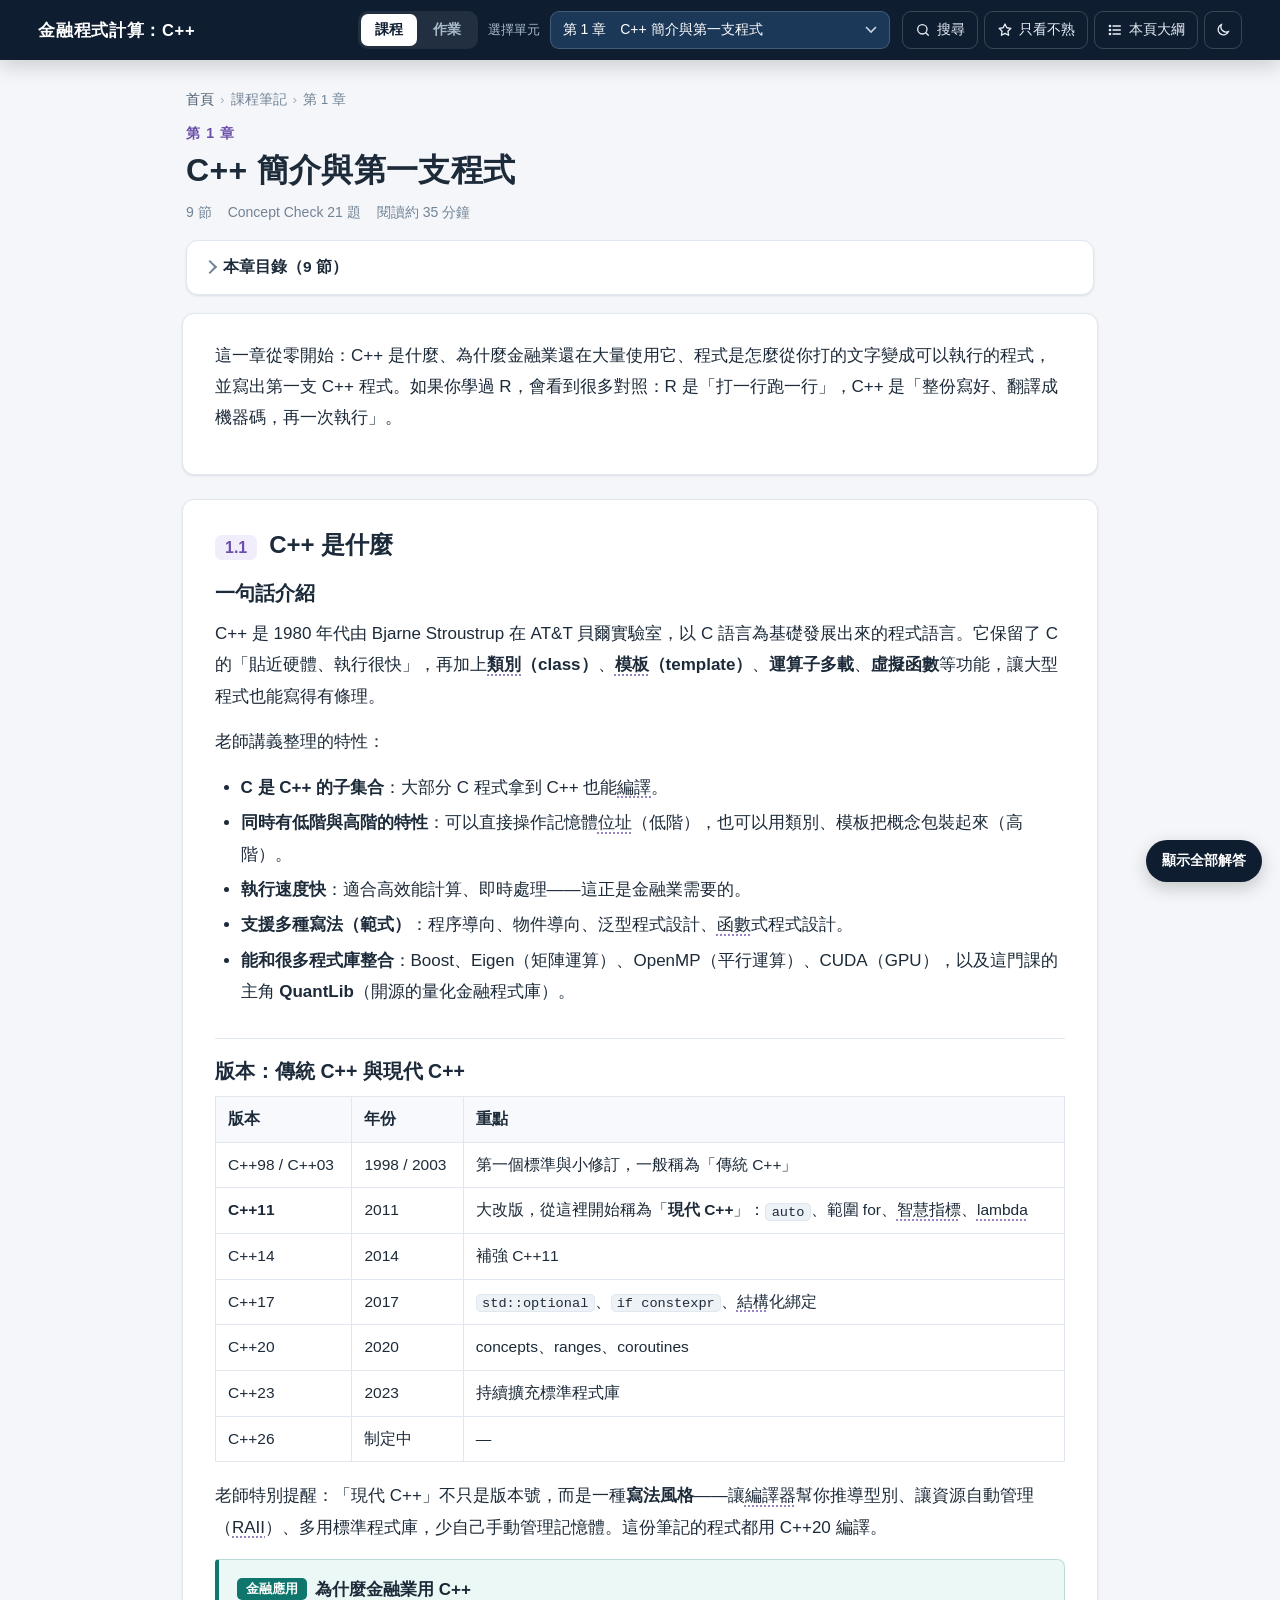
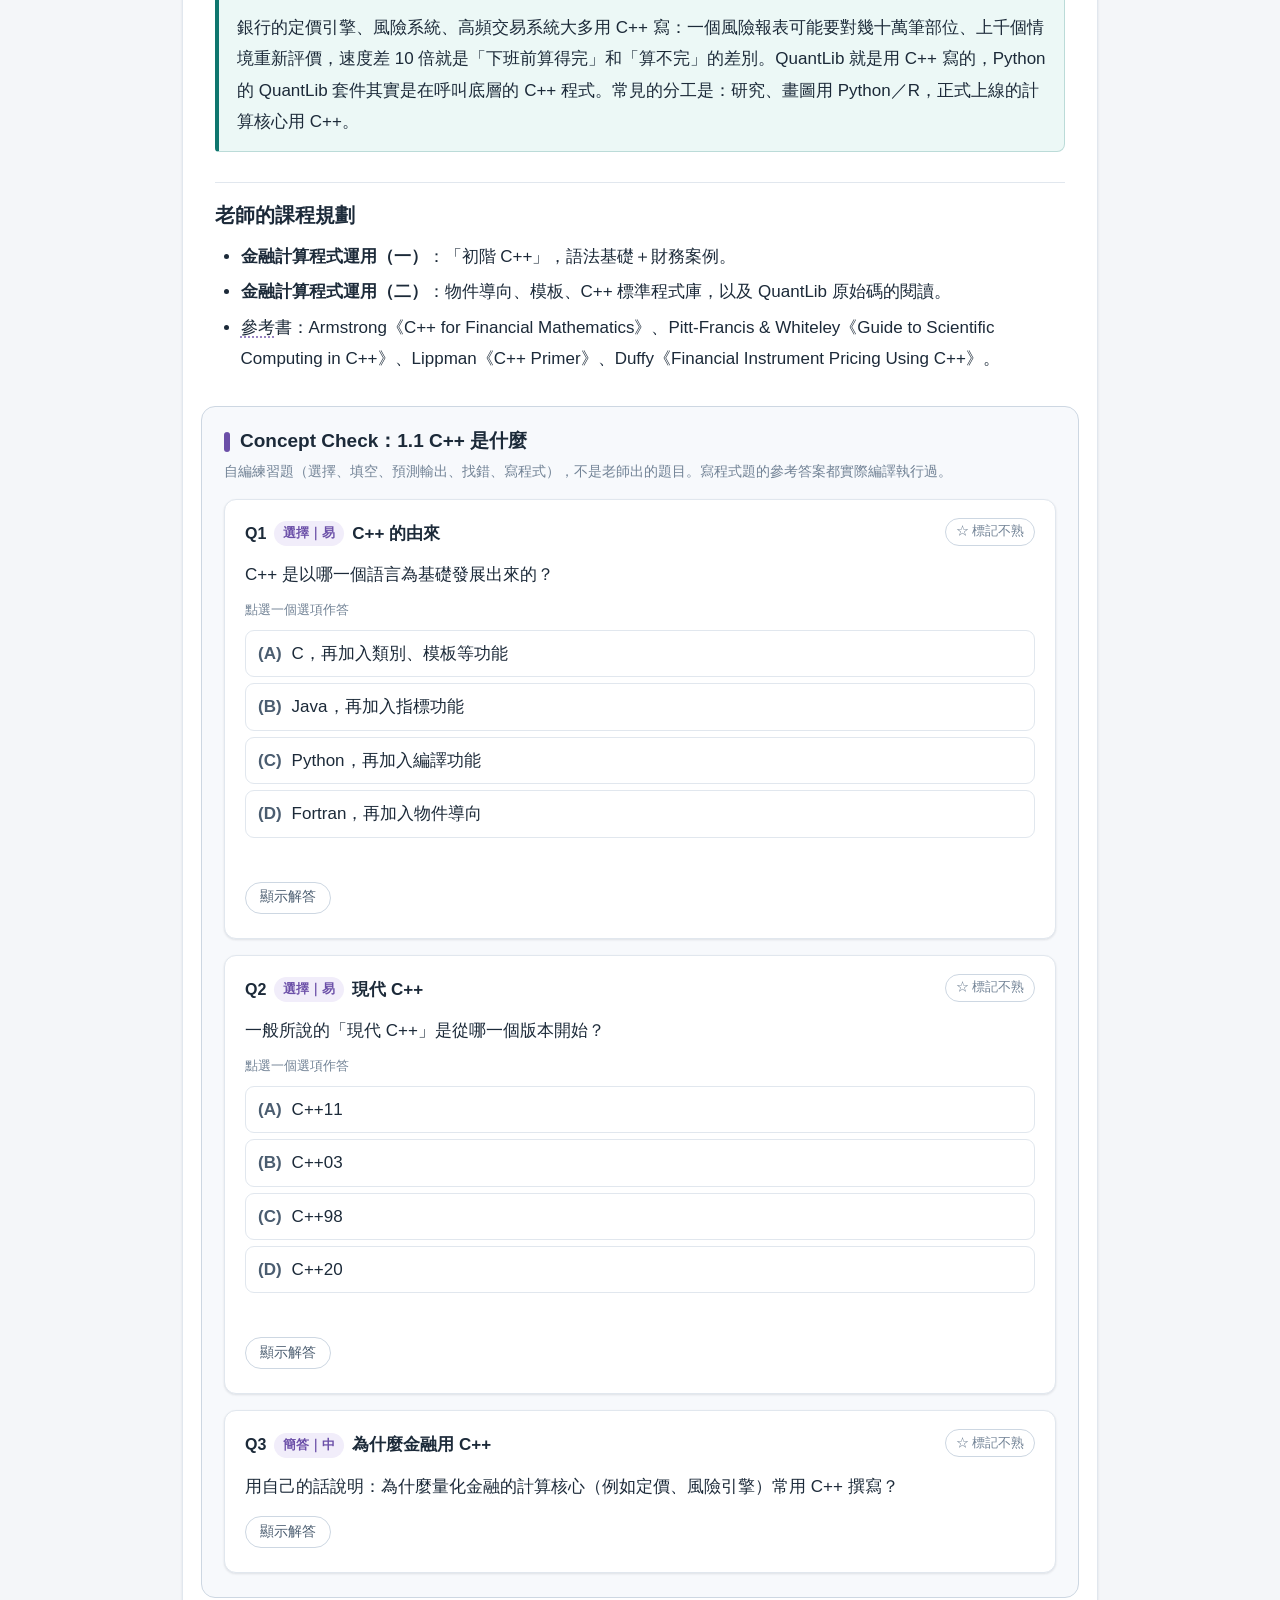
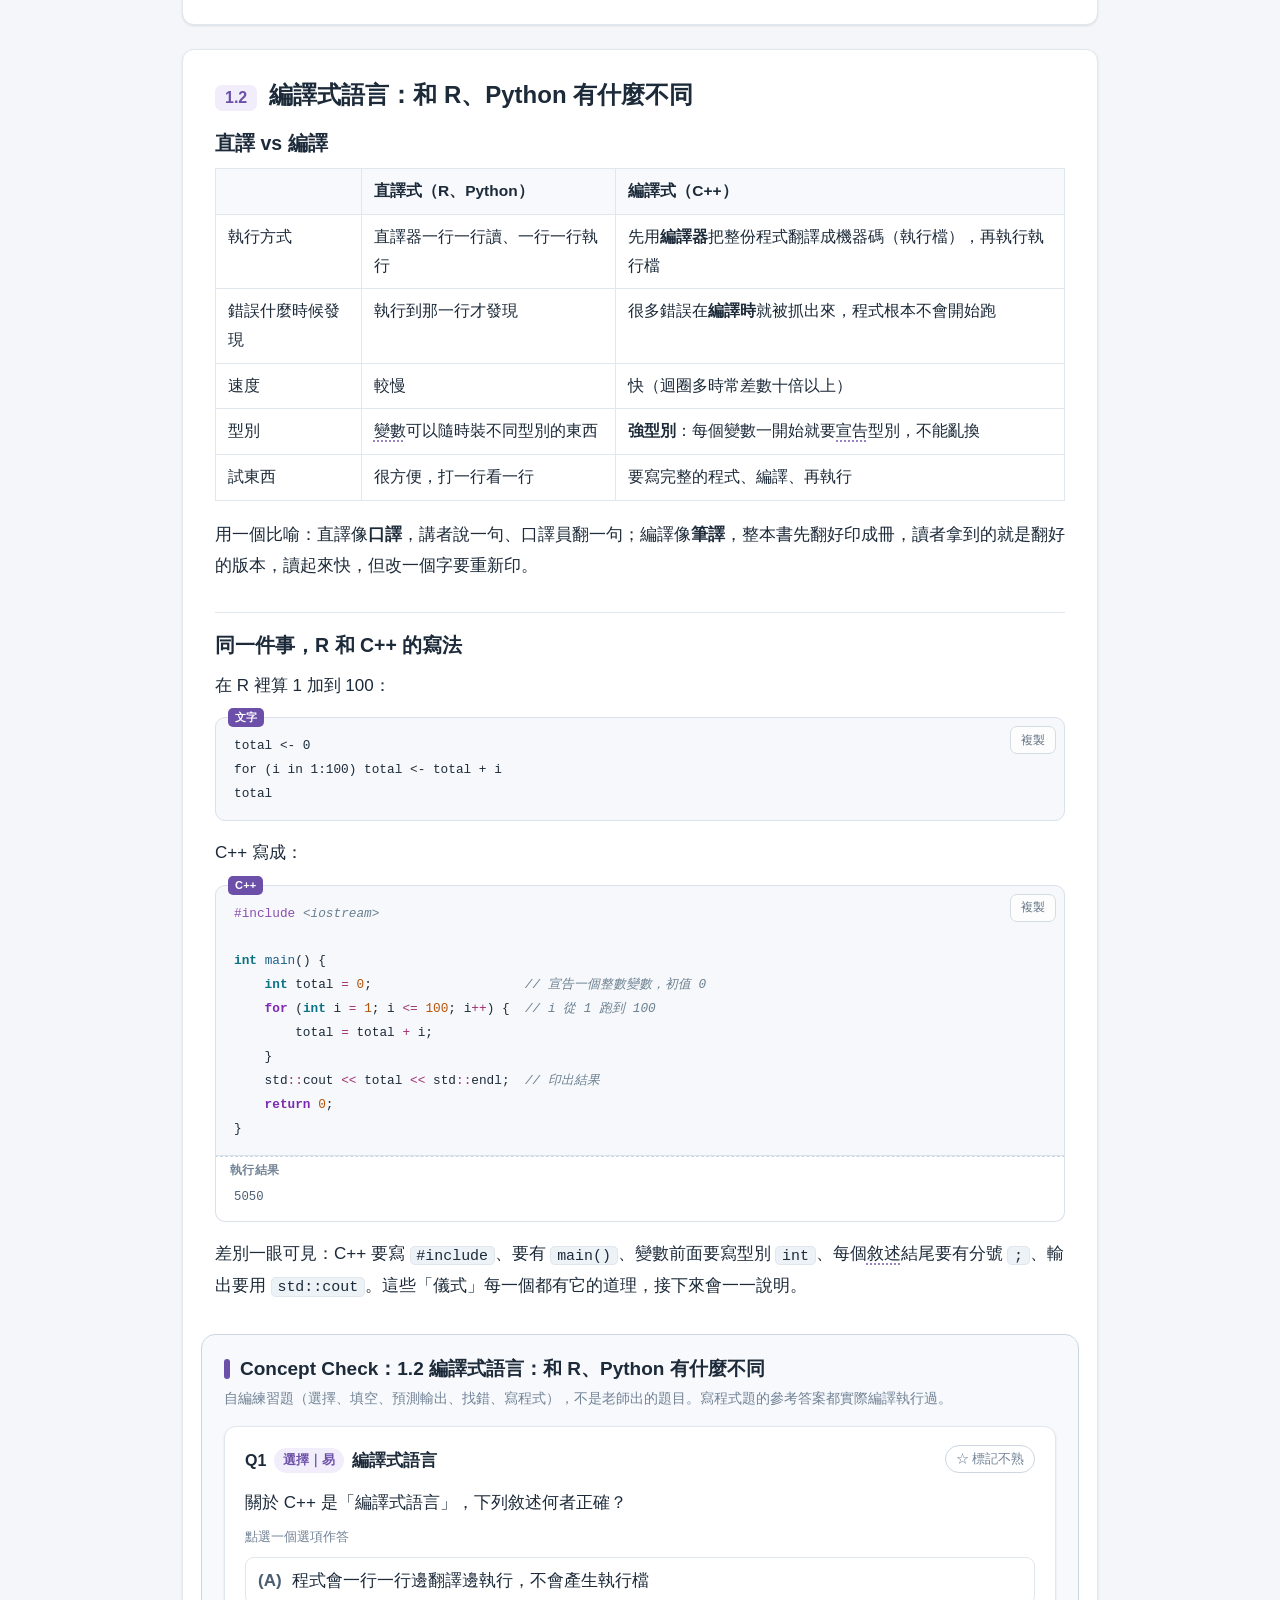
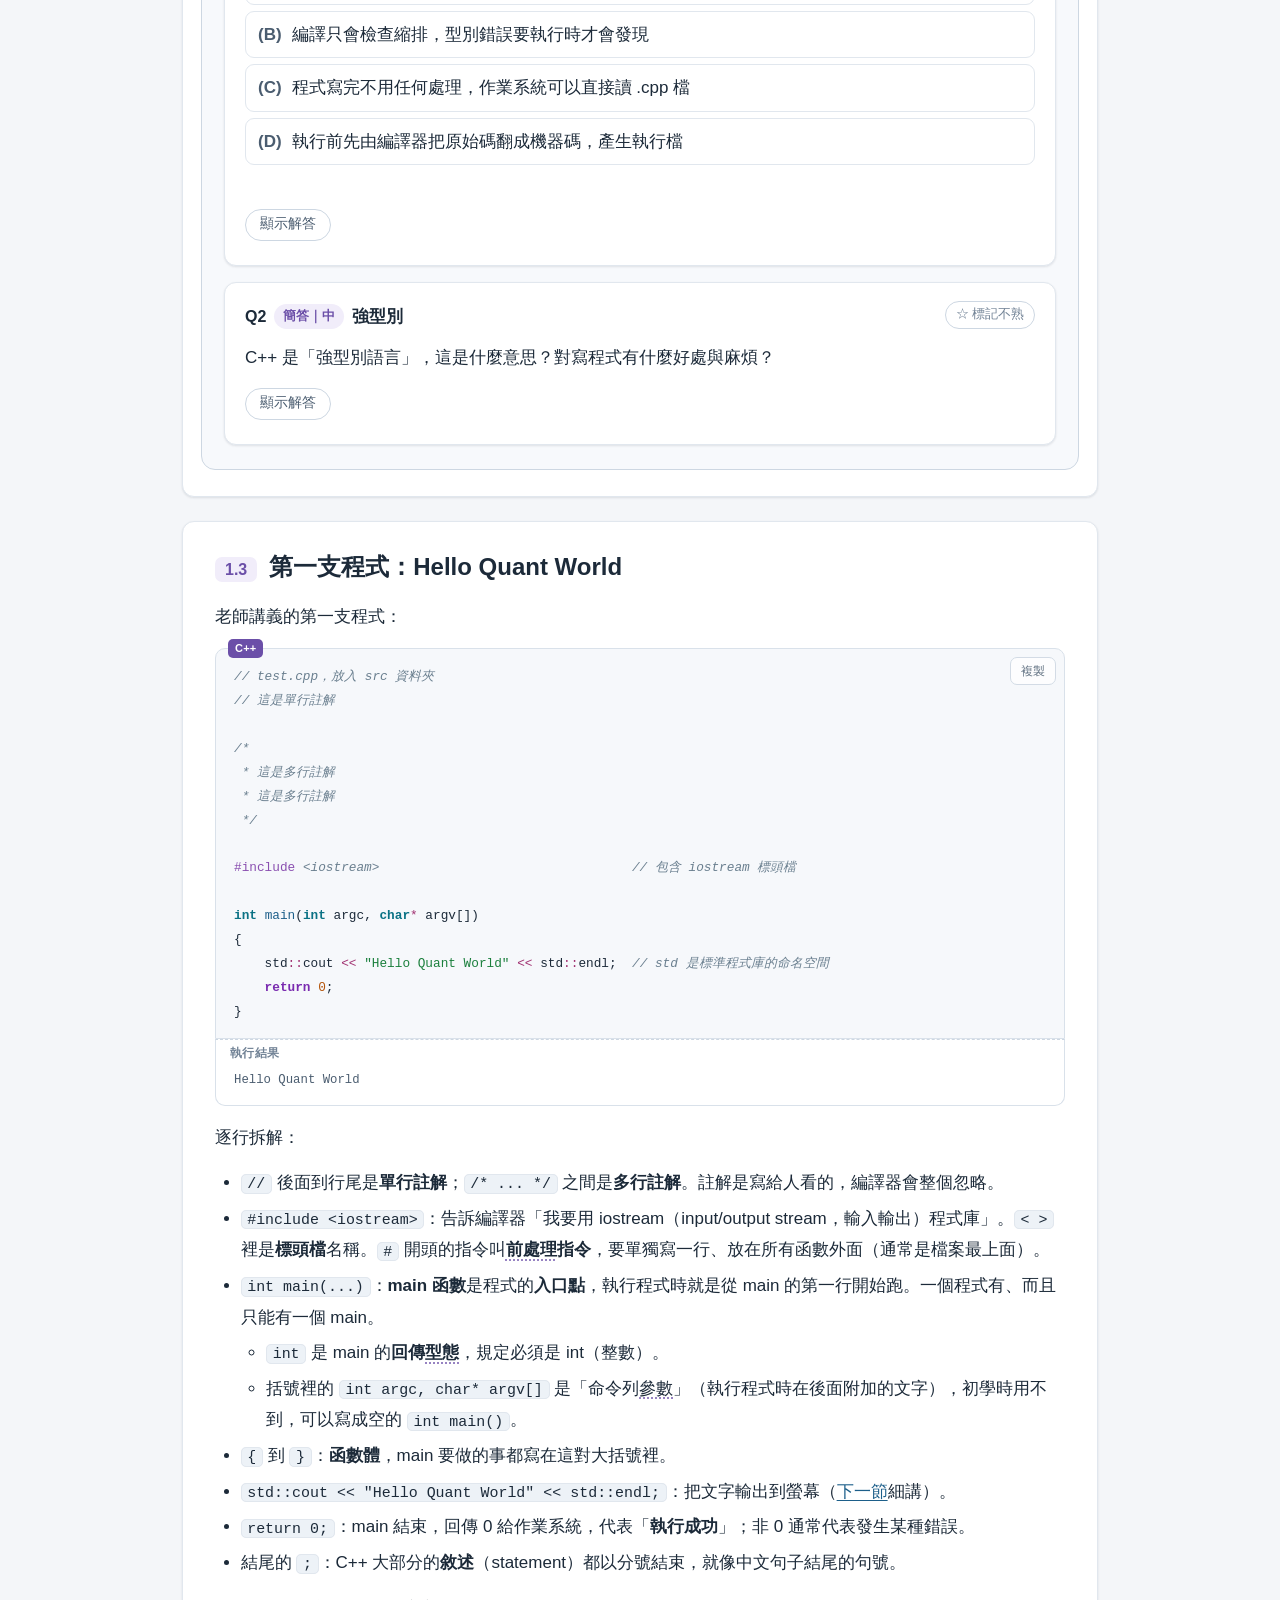
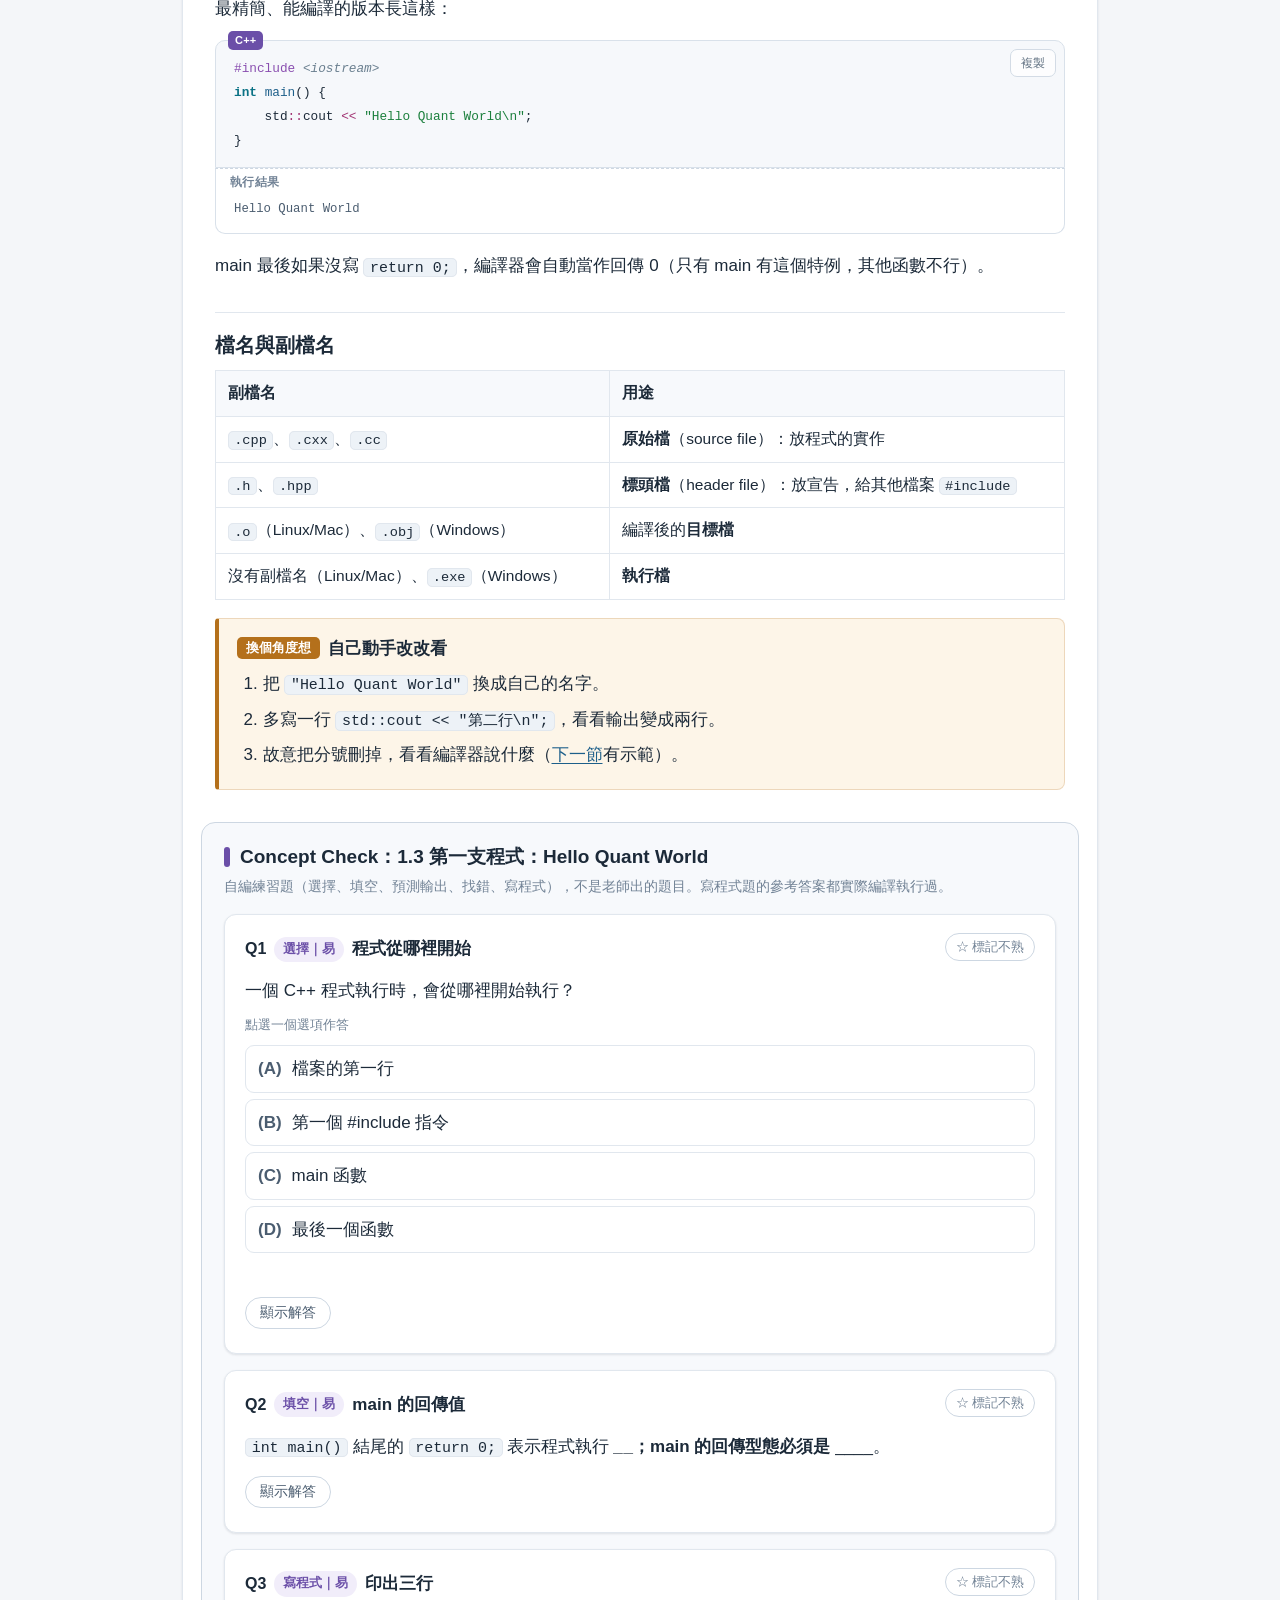
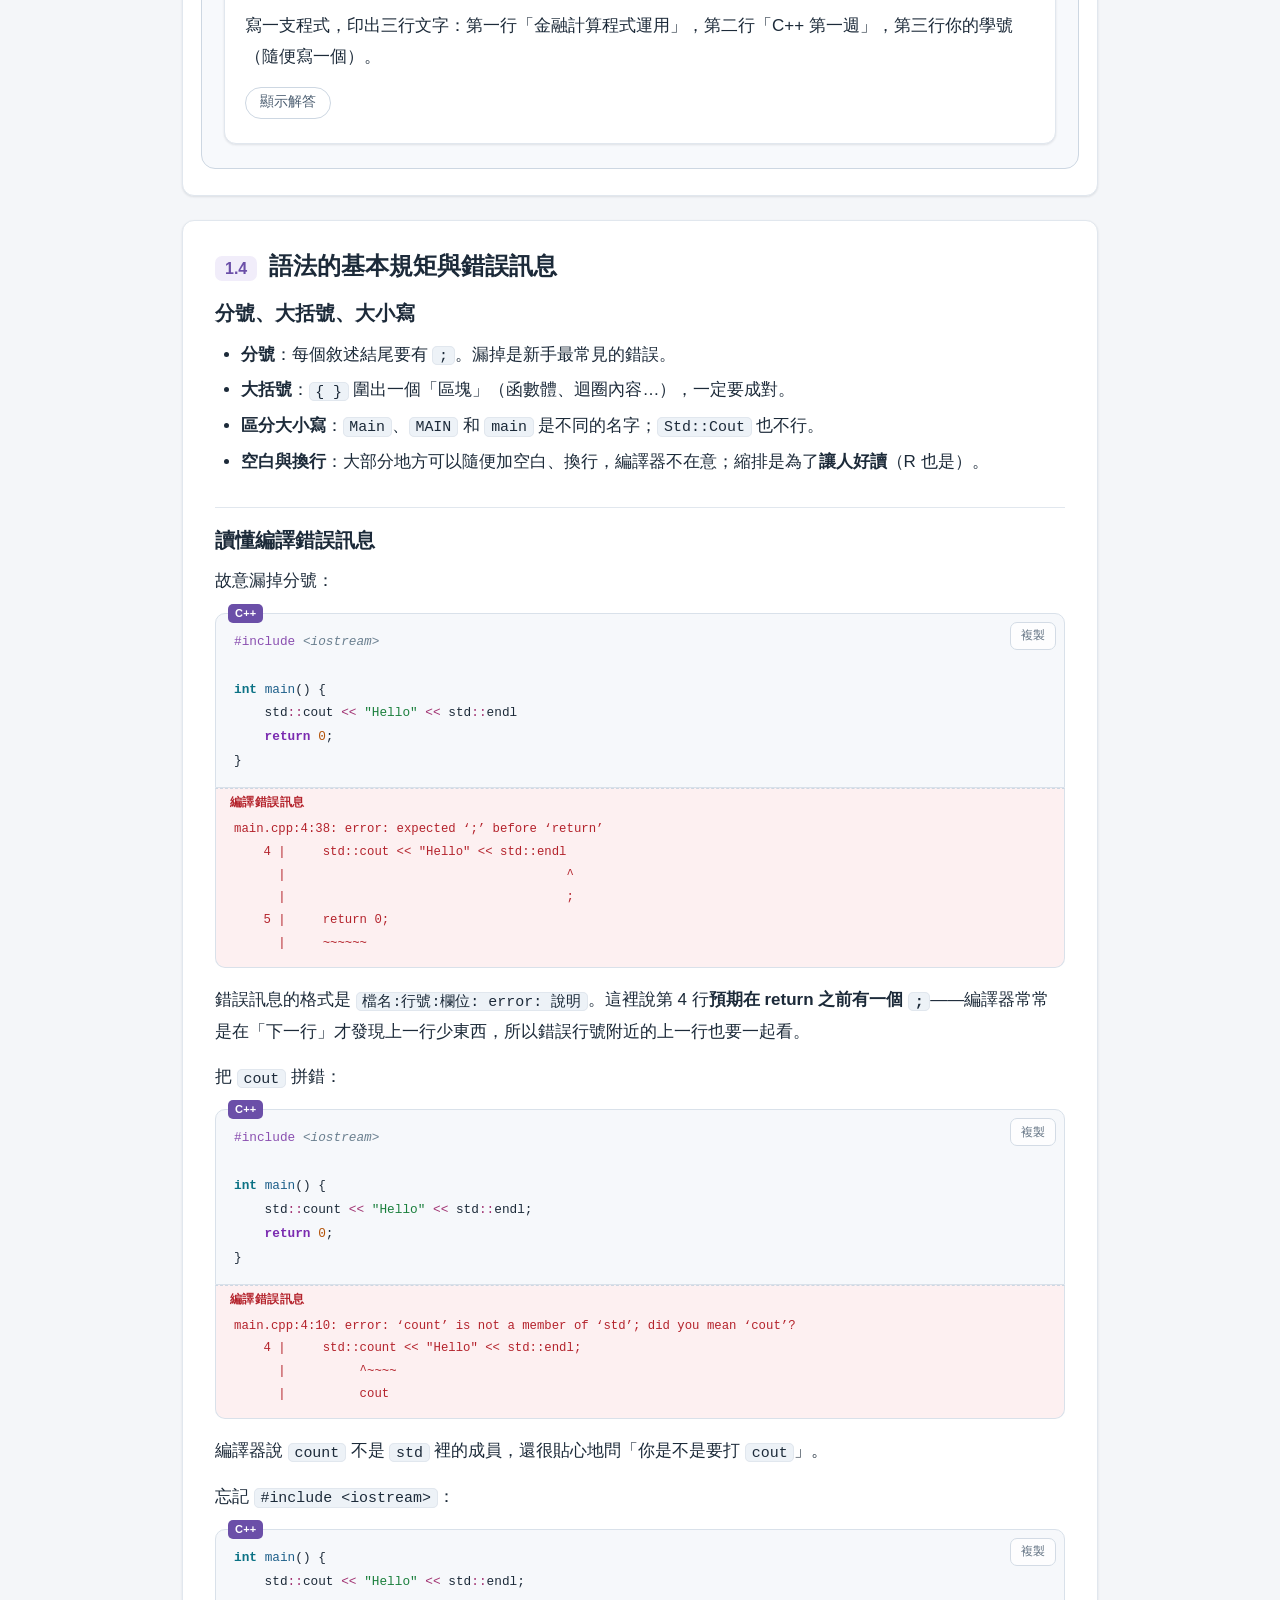
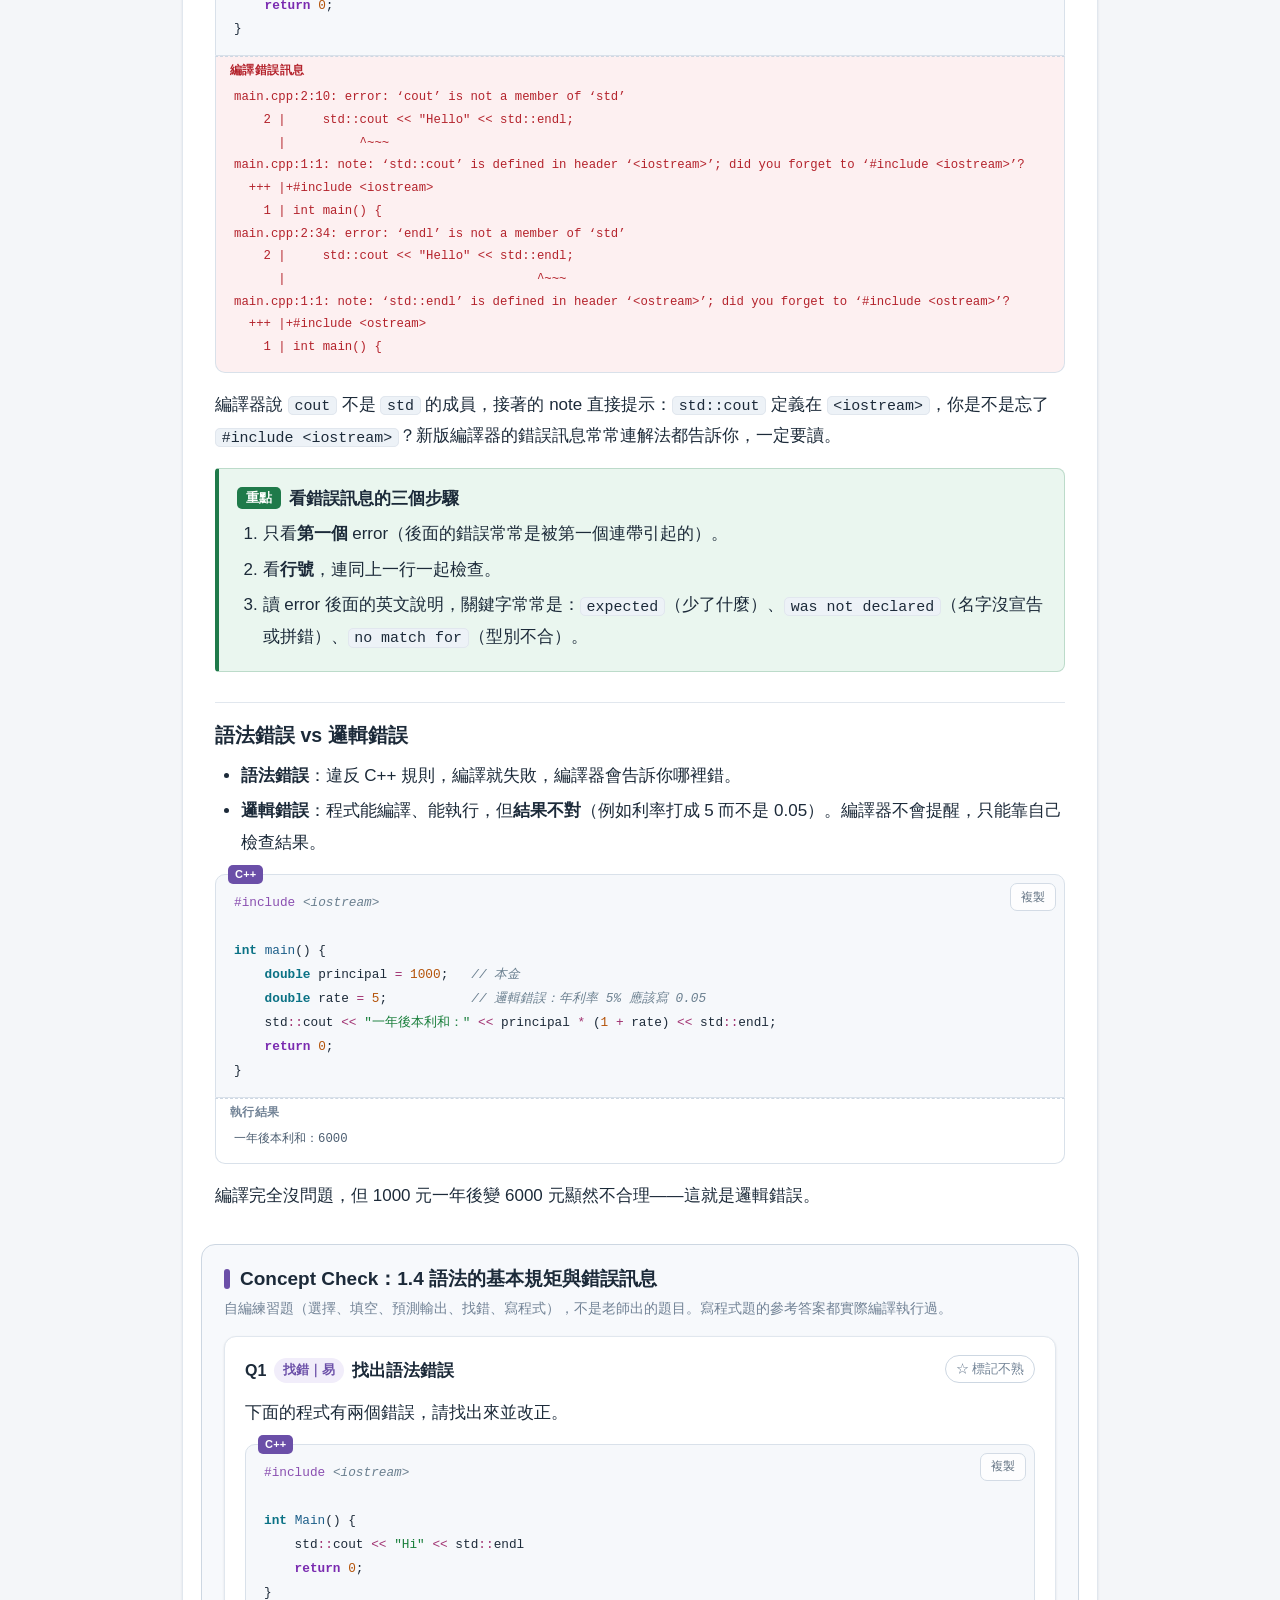
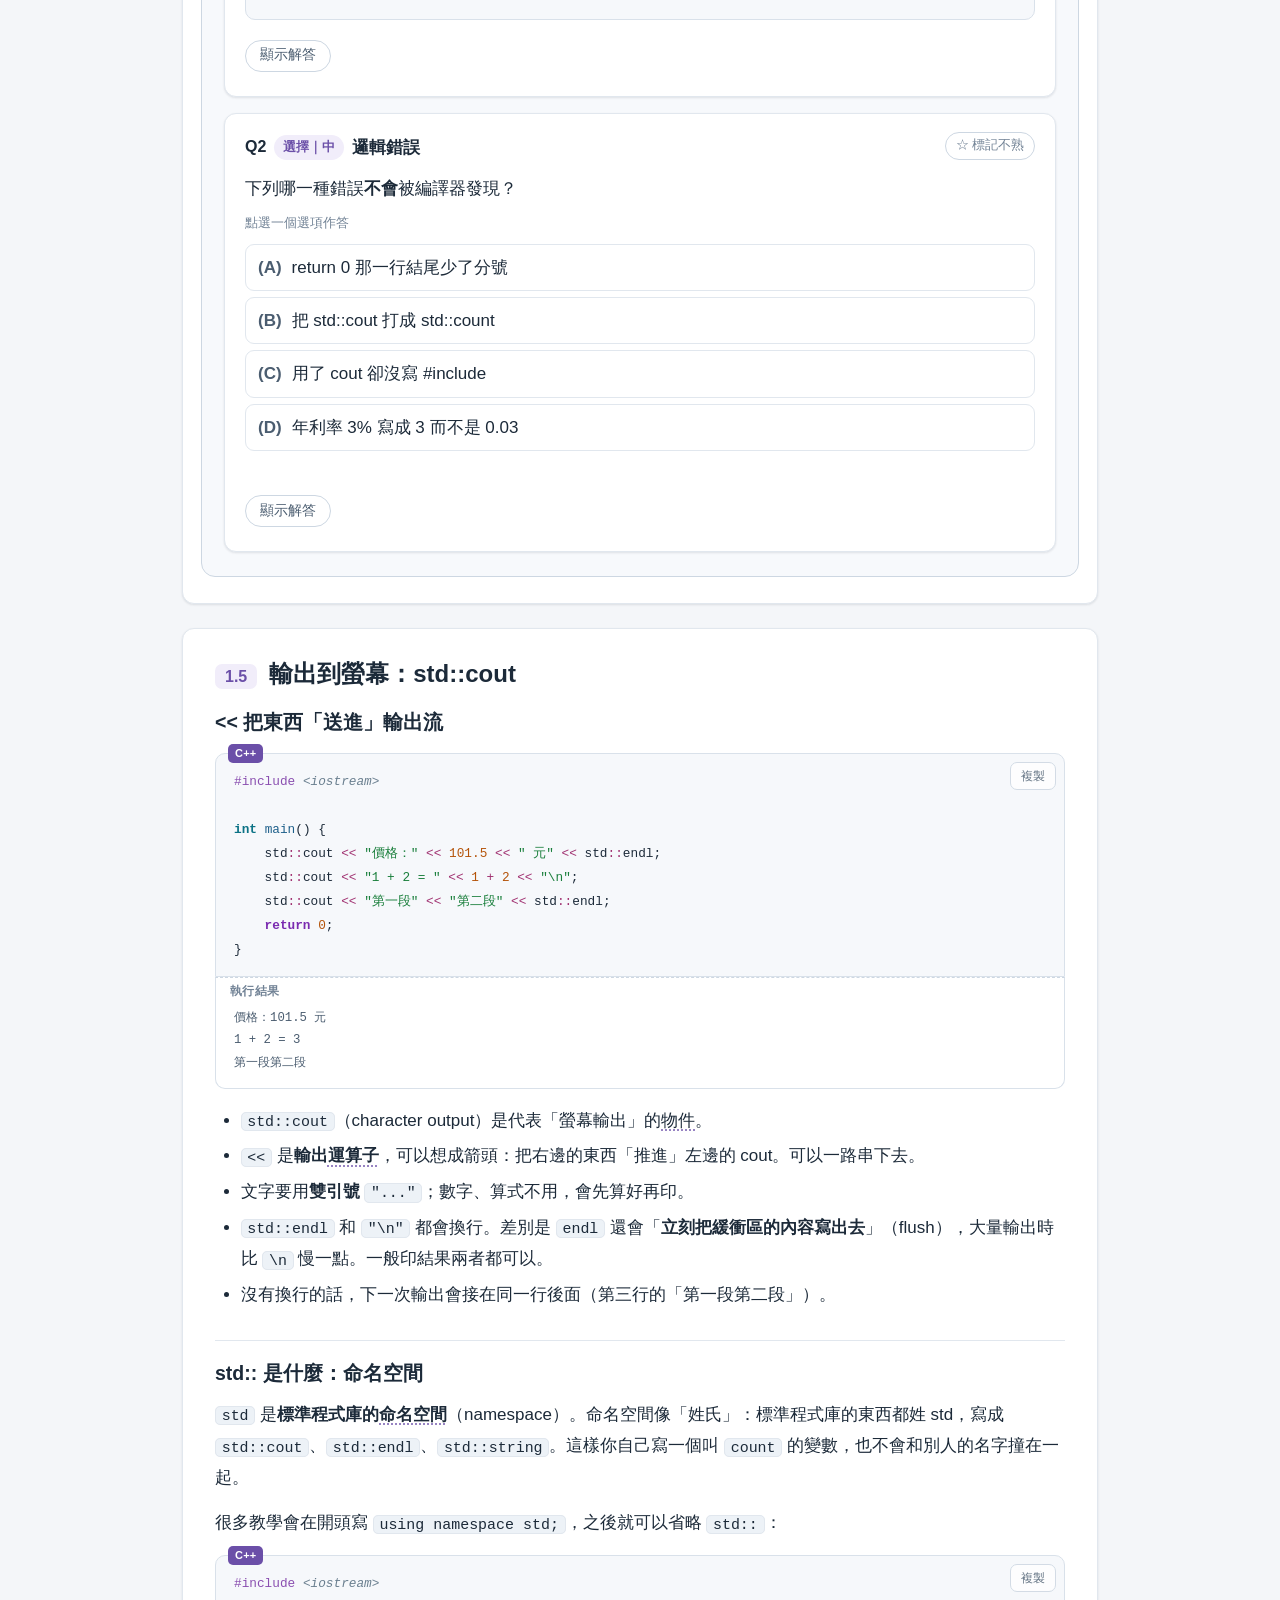
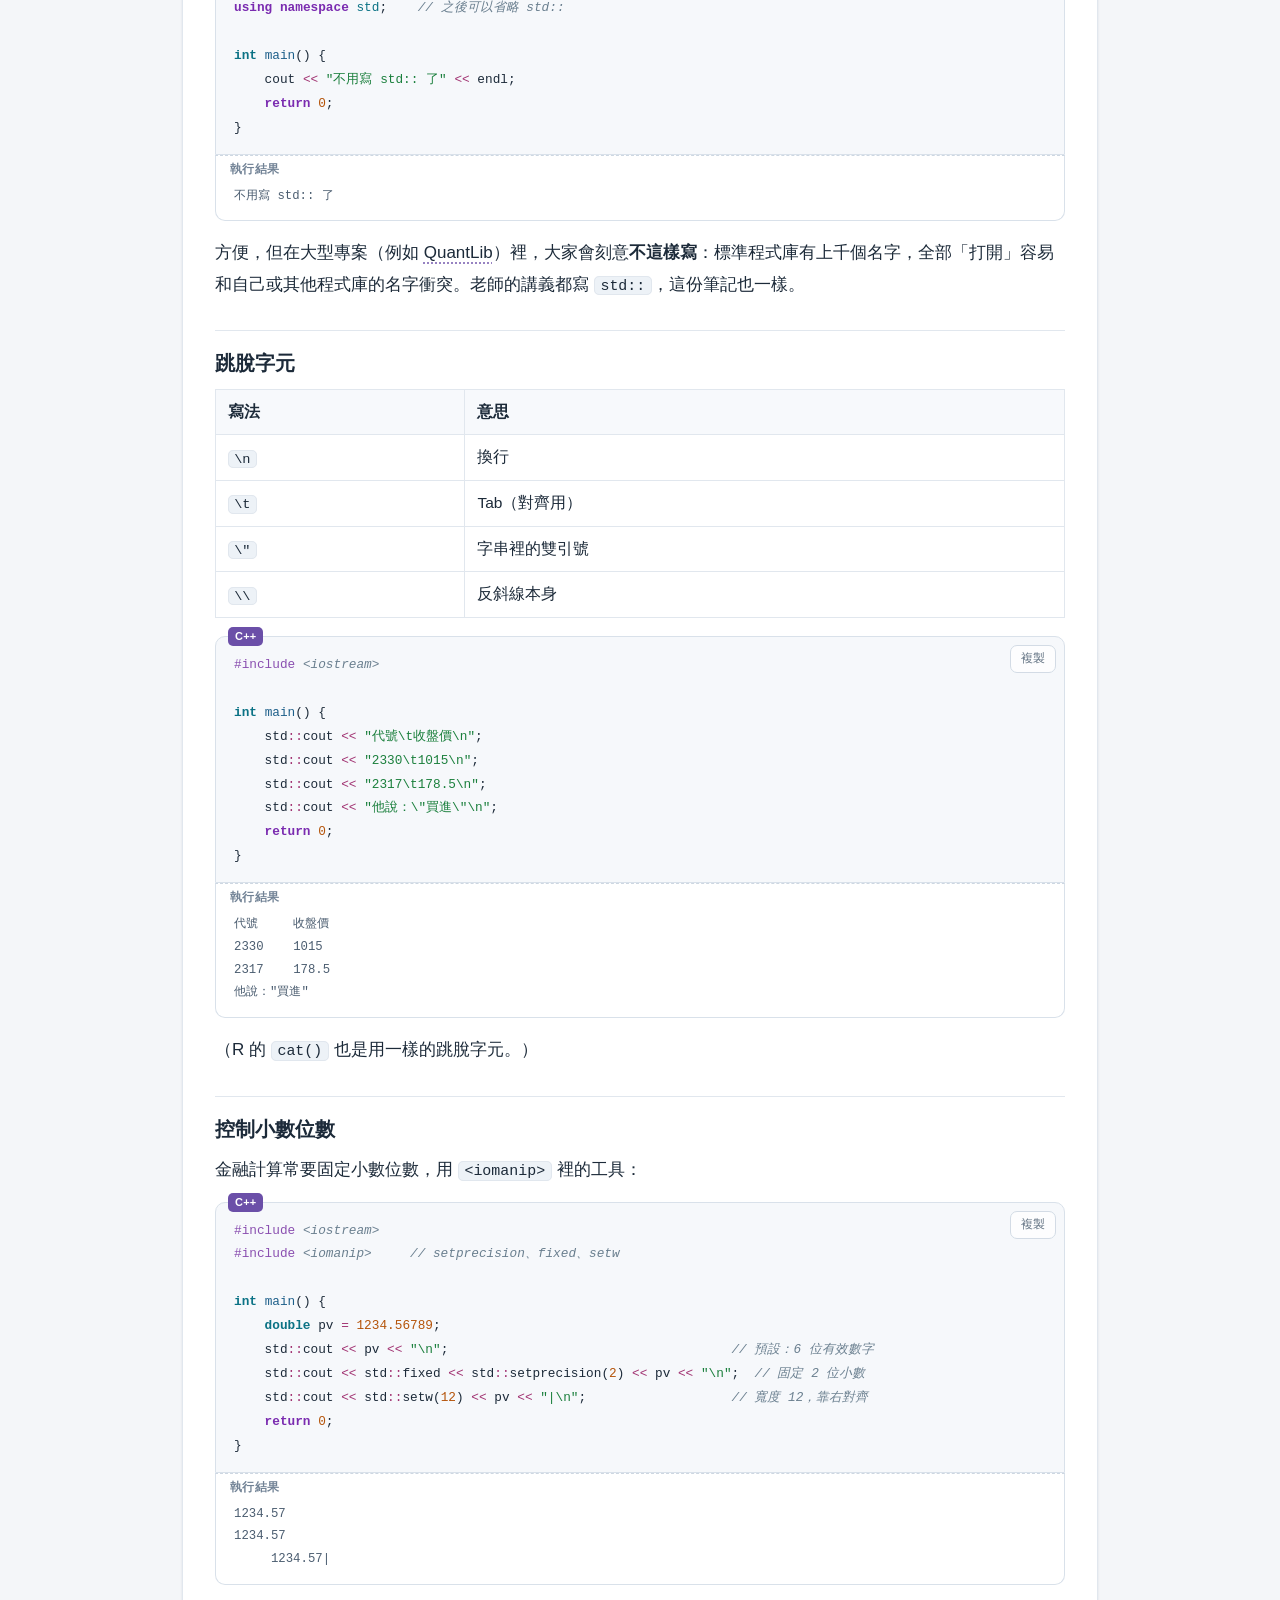
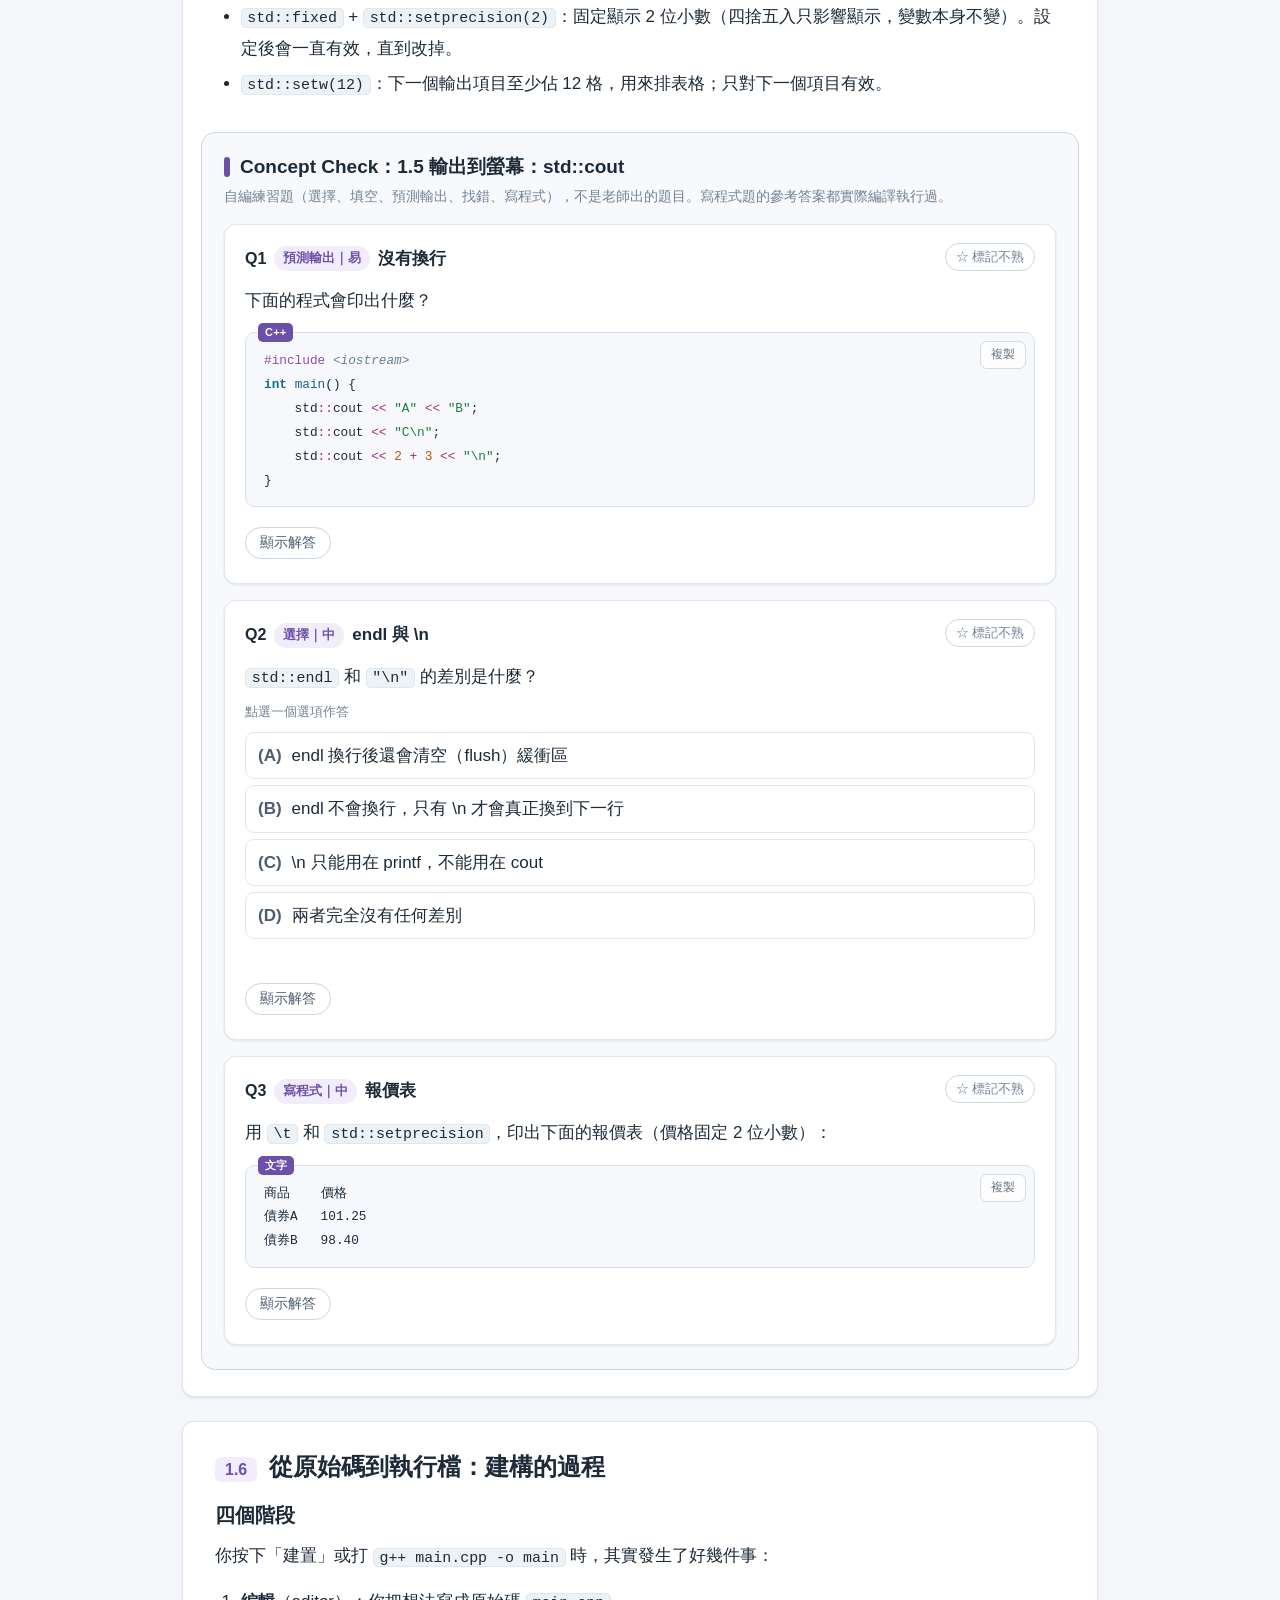
<file: ch01.html>
<!doctype html>
<html lang="zh-Hant"><head><meta charset="utf-8"><meta name="viewport" content="width=device-width,initial-scale=1">
<title>第 1 章 C++ 簡介與第一支程式｜金融程式計算：C++</title>
<meta name="color-scheme" content="light dark">
<script>try{var t=localStorage.getItem('notes:theme')||(window.matchMedia&&matchMedia('(prefers-color-scheme: dark)').matches?'dark':'light');document.documentElement.setAttribute('data-theme',t)}catch(e){}</script>
<link rel="stylesheet" href="assets/katex/katex.min.css">
<link rel="stylesheet" href="assets/style.css?v=ffd5af7f">

</head><body data-page="ch01" data-mode="course" data-course="cf" data-key="cf">
<a class="skip" href="#main">跳到主要內容</a>
<header class="topbar"><a class="brand" href="index.html" aria-label="金融程式計算：C++｜課程筆記首頁"><span>金融程式計算：C++</span><span class="sub">｜課程筆記</span></a>
<div class="pickers"><nav class="mode" aria-label="切換課程或作業"><a href="ch01.html" data-mode="course" class=on>課程</a><a href="hw01.html" data-mode="hw">作業</a></nav><label for="unitSelect">選擇單元</label><select id="unitSelect" aria-label="選擇單元"><option value="index.html">首頁：課程介紹與使用說明</option><option value="exam.html">工具：測驗模式</option><option value="notes.html">工具：我的重點與筆記</option><option value="ch01.html" selected>第 1 章　C++ 簡介與第一支程式</option><option value="ch02.html">第 2 章　資料型態、變數與記憶體</option><option value="ch03.html">第 3 章　陣列、指標與字串</option><option value="ch04.html">第 4 章　表達式、運算子與流程控制</option><option value="ch05.html">第 5 章　函數</option><option value="ch06.html">第 6 章　命名空間、預處理與記憶體管理</option><option value="ch07.html">第 7 章　類別 class（一）：封裝、建構與物件的一生</option><option value="ch08.html">第 8 章　類別 class（二）：繼承、多型與設計模式</option><option value="ch09.html">第 9 章　模板與泛型</option><option value="ch10.html">第 10 章　課程總結：從語法到量化程式庫</option></select></div></header>
<main class="wrap" id="main"><nav class="crumbs" aria-label="目前位置"><a href="index.html">首頁</a><span class="sep">›</span><span>課程筆記</span><span class="sep">›</span><span>第 1 章</span></nav><header class="ch-head"><p class=eyebrow>第 1 章</p><h1>C++ 簡介與第一支程式</h1><p class="ch-meta"><span>9 節</span><span>Concept Check 21 題</span><span>閱讀約 35 分鐘</span></p><details class="ch-toc"><summary>本章目錄（9 節）</summary><ol><li><a href="#s1-1"><span>1.1</span>C++ 是什麼</a></li><li><a href="#s1-2"><span>1.2</span>編譯式語言：和 R、Python 有什麼不同</a></li><li><a href="#s1-3"><span>1.3</span>第一支程式：Hello Quant World</a></li><li><a href="#s1-4"><span>1.4</span>語法的基本規矩與錯誤訊息</a></li><li><a href="#s1-5"><span>1.5</span>輸出到螢幕：std::cout</a></li><li><a href="#s1-6"><span>1.6</span>從原始碼到執行檔：建構的過程</a></li><li><a href="#s1-7"><span>1.7</span>專案結構與 CMake</a></li><li><a href="#s1-8"><span>1.8</span>第一個金融小程式：複利與現值</a></li><li><a href="#s1-9"><span>1.9</span>本章小結</a></li></ol></details></header>
<div class="ch-intro"><p>這一章從零開始：C++ 是什麼、為什麼金融業還在大量使用它、程式是怎麼從你打的文字變成可以執行的程式，並寫出第一支 C++ 程式。如果你學過 R，會看到很多對照：R 是「打一行跑一行」，C++ 是「整份寫好、翻譯成機器碼，再一次執行」。</p></div><section class="sec" id="s1-1" data-label="1.1 C++ 是什麼"><h2><span class="num">1.1</span>C++ 是什麼</h2><h3 id="s1-1-1">一句話介紹</h3>
<p>C++ 是 1980 年代由 Bjarne Stroustrup 在 AT&amp;T 貝爾實驗室，以 C 語言為基礎發展出來的程式語言。它保留了 C 的「貼近硬體、執行很快」，再加上<strong><span class="gl" tabindex="0" role="button" data-g="類別">類別</span>（class）</strong>、<strong><span class="gl" tabindex="0" role="button" data-g="模板">模板</span>（template）</strong>、<strong>運算子多載</strong>、<strong>虛擬函數</strong>等功能，讓大型程式也能寫得有條理。</p>
<p>老師講義整理的特性：</p>
<ul>
<li><strong>C 是 C++ 的子集合</strong>：大部分 C 程式拿到 C++ 也能<span class="gl" tabindex="0" role="button" data-g="編譯">編譯</span>。</li>
<li><strong>同時有低階與高階的特性</strong>：可以直接操作記憶體<span class="gl" tabindex="0" role="button" data-g="位址">位址</span>（低階），也可以用類別、模板把概念包裝起來（高階）。</li>
<li><strong>執行速度快</strong>：適合高效能計算、即時處理——這正是金融業需要的。</li>
<li><strong>支援多種寫法（範式）</strong>：程序導向、物件導向、泛型程式設計、<span class="gl" tabindex="0" role="button" data-g="函數">函數</span>式程式設計。</li>
<li><strong>能和很多程式庫整合</strong>：Boost、Eigen（矩陣運算）、OpenMP（平行運算）、CUDA（GPU），以及這門課的主角 <strong>QuantLib</strong>（開源的量化金融程式庫）。</li>
</ul>
<h3 id="s1-1-2">版本：傳統 C++ 與現代 C++</h3>
<table>
<thead>
<tr>
<th>版本</th>
<th>年份</th>
<th>重點</th>
</tr>
</thead>
<tbody>
<tr>
<td>C++98 / C++03</td>
<td>1998 / 2003</td>
<td>第一個標準與小修訂，一般稱為「傳統 C++」</td>
</tr>
<tr>
<td><strong>C++11</strong></td>
<td>2011</td>
<td>大改版，從這裡開始稱為「<strong>現代 C++</strong>」：<code>auto</code>、範圍 for、<span class="gl" tabindex="0" role="button" data-g="智慧指標">智慧指標</span>、<span class="gl" tabindex="0" role="button" data-g="lambda">lambda</span></td>
</tr>
<tr>
<td>C++14</td>
<td>2014</td>
<td>補強 C++11</td>
</tr>
<tr>
<td>C++17</td>
<td>2017</td>
<td><code>std::optional</code>、<code>if constexpr</code>、<span class="gl" tabindex="0" role="button" data-g="結構">結構</span>化綁定</td>
</tr>
<tr>
<td>C++20</td>
<td>2020</td>
<td>concepts、ranges、coroutines</td>
</tr>
<tr>
<td>C++23</td>
<td>2023</td>
<td>持續擴充標準程式庫</td>
</tr>
<tr>
<td>C++26</td>
<td>制定中</td>
<td>—</td>
</tr>
</tbody>
</table>
<p>老師特別提醒：「現代 C++」不只是版本號，而是一種<strong>寫法風格</strong>——讓<span class="gl" tabindex="0" role="button" data-g="編譯器">編譯器</span>幫你推導型別、讓資源自動管理（<span class="gl" tabindex="0" role="button" data-g="RAII">RAII</span>）、多用標準程式庫，少自己手動管理記憶體。這份筆記的程式都用 C++20 編譯。</p>
<div class="box fin"><span class="tag">金融應用</span><strong class="bt">為什麼金融業用 C++</strong><p>銀行的定價引擎、風險系統、高頻交易系統大多用 C++ 寫：一個風險報表可能要對幾十萬筆部位、上千個情境重新評價，速度差 10 倍就是「下班前算得完」和「算不完」的差別。QuantLib 就是用 C++ 寫的，Python 的 QuantLib 套件其實是在呼叫底層的 C++ 程式。常見的分工是：研究、畫圖用 Python／R，正式上線的計算核心用 C++。</p></div>
<h3 id="s1-1-3">老師的課程規劃</h3>
<ul>
<li><strong>金融計算程式運用（一）</strong>：「初階 C++」，語法基礎＋財務案例。</li>
<li><strong>金融計算程式運用（二）</strong>：物件導向、模板、C++ 標準程式庫，以及 QuantLib 原始碼的閱讀。</li>
<li><span class="gl" tabindex="0" role="button" data-g="參考">參考</span>書：Armstrong《C++ for Financial Mathematics》、Pitt-Francis &amp; Whiteley《Guide to Scientific Computing in C++》、Lippman《C++ Primer》、Duffy《Financial Instrument Pricing Using C++》。</li>
</ul><section class="cc" id="cc-s1-1"><h3 class="cc-h">Concept Check：1.1 C++ 是什麼</h3><p class="cc-note">自編練習題（選擇、填空、預測輸出、找錯、寫程式），不是老師出的題目。寫程式題的參考答案都實際編譯執行過。</p><article class="q" id="q-s1-1-1" data-key="A" data-label="1.1 C++ 是什麼 Q1"><div class="q-meta"><h4><a href="#q-s1-1-1">Q1</a></h4><span class="q-kind">選擇｜易</span><span class="q-title">C++ 的由來</span></div><div class="q-text"><p>C++ 是以哪一個語言為基礎發展出來的？</p></div><ol class="opts"><li data-k="A"><b>(A)</b><span>C，再加入類別、模板等功能</span></li><li data-k="B"><b>(B)</b><span>Java，再加入指標功能</span></li><li data-k="C"><b>(C)</b><span>Python，再加入編譯功能</span></li><li data-k="D"><b>(D)</b><span>Fortran，再加入物件導向</span></li></ol><button class="toggle" type="button" aria-expanded="false">顯示解答</button><div class="sol" hidden><div class="ans"><strong>答案 (A)</strong><p>C，再加入類別、模板等功能</p></div><div class="why"><p class="sh">解析</p><p>C++ 由 Bjarne Stroustrup 在 C 的基礎上加入類別、模板、運算子多載等功能；C 可視為 C++ 的子集合。Java、Python 都比 C++ 晚出現。</p></div></div></article><article class="q" id="q-s1-1-2" data-key="A" data-label="1.1 C++ 是什麼 Q2"><div class="q-meta"><h4><a href="#q-s1-1-2">Q2</a></h4><span class="q-kind">選擇｜易</span><span class="q-title">現代 C++</span></div><div class="q-text"><p>一般所說的「現代 C++」是從哪一個版本開始？</p></div><ol class="opts"><li data-k="A"><b>(A)</b><span>C++11</span></li><li data-k="B"><b>(B)</b><span>C++03</span></li><li data-k="C"><b>(C)</b><span>C++98</span></li><li data-k="D"><b>(D)</b><span>C++20</span></li></ol><button class="toggle" type="button" aria-expanded="false">顯示解答</button><div class="sol" hidden><div class="ans"><strong>答案 (A)</strong><p>C++11</p></div><div class="why"><p class="sh">解析</p><p>C++11 是一次大改版（auto、範圍 for、智慧指標、lambda 等），之後的版本一般都稱為現代 C++；C++98/03 稱為傳統 C++。</p></div></div></article><article class="q" id="q-s1-1-3" data-label="1.1 C++ 是什麼 Q3"><div class="q-meta"><h4><a href="#q-s1-1-3">Q3</a></h4><span class="q-kind">簡答｜中</span><span class="q-title">為什麼金融用 C++</span></div><div class="q-text"><p>用自己的話說明：為什麼量化金融的計算核心（例如定價、風險引擎）常用 C++ 撰寫？</p></div><button class="toggle" type="button" aria-expanded="false">顯示解答</button><div class="sol" hidden><div class="ans"><strong>答案</strong><p>C++ 是編譯式語言，編譯後直接變成機器碼執行，速度比直譯式語言快很多；又能控制記憶體使用，適合大量重複的數值計算（例如對大量部位、大量情境重新評價、蒙地卡羅模擬）。它也有成熟的金融程式庫 QuantLib 和數值程式庫（Eigen、Boost），並能用類別與模板把金融商品、定價方法整理成結構清楚的大型程式。</p></div></div></article></section></section><section class="sec" id="s1-2" data-label="1.2 編譯式語言：和 R、Python 有什麼不同"><h2><span class="num">1.2</span>編譯式語言：和 R、Python 有什麼不同</h2><h3 id="s1-2-1">直譯 vs 編譯</h3>
<table>
<thead>
<tr>
<th></th>
<th>直譯式（R、Python）</th>
<th>編譯式（C++）</th>
</tr>
</thead>
<tbody>
<tr>
<td>執行方式</td>
<td>直譯器一行一行讀、一行一行執行</td>
<td>先用<strong>編譯器</strong>把整份程式翻譯成機器碼（執行檔），再執行執行檔</td>
</tr>
<tr>
<td>錯誤什麼時候發現</td>
<td>執行到那一行才發現</td>
<td>很多錯誤在<strong>編譯時</strong>就被抓出來，程式根本不會開始跑</td>
</tr>
<tr>
<td>速度</td>
<td>較慢</td>
<td>快（迴圈多時常差數十倍以上）</td>
</tr>
<tr>
<td>型別</td>
<td><span class="gl" tabindex="0" role="button" data-g="變數">變數</span>可以隨時裝不同型別的東西</td>
<td><strong>強型別</strong>：每個變數一開始就要<span class="gl" tabindex="0" role="button" data-g="宣告">宣告</span>型別，不能亂換</td>
</tr>
<tr>
<td>試東西</td>
<td>很方便，打一行看一行</td>
<td>要寫完整的程式、編譯、再執行</td>
</tr>
</tbody>
</table>
<p>用一個比喻：直譯像<strong>口譯</strong>，講者說一句、口譯員翻一句；編譯像<strong>筆譯</strong>，整本書先翻好印成冊，讀者拿到的就是翻好的版本，讀起來快，但改一個字要重新印。</p>
<h3 id="s1-2-2">同一件事，R 和 C++ 的寫法</h3>
<p>在 R 裡算 1 加到 100：</p>
<div class="code"><button class="copy" type="button" aria-label="複製程式碼">複製</button><span class="lang">文字</span><pre><code>total &lt;- 0
for (i in 1:100) total &lt;- total + i
total</code></pre></div>
<p>C++ 寫成：</p>
<div class="code"><button class="copy" type="button" aria-label="複製程式碼">複製</button><span class="lang">C++</span><pre><code><span class="cp">#include</span><span class="w"> </span><span class="cpf">&lt;iostream&gt;</span>

<span class="kt">int</span><span class="w"> </span><span class="nf">main</span><span class="p">()</span><span class="w"> </span><span class="p">{</span>
<span class="w">    </span><span class="kt">int</span><span class="w"> </span><span class="n">total</span><span class="w"> </span><span class="o">=</span><span class="w"> </span><span class="mi">0</span><span class="p">;</span><span class="w">                    </span><span class="c1">// 宣告一個整數變數，初值 0</span>
<span class="w">    </span><span class="k">for</span><span class="w"> </span><span class="p">(</span><span class="kt">int</span><span class="w"> </span><span class="n">i</span><span class="w"> </span><span class="o">=</span><span class="w"> </span><span class="mi">1</span><span class="p">;</span><span class="w"> </span><span class="n">i</span><span class="w"> </span><span class="o">&lt;=</span><span class="w"> </span><span class="mi">100</span><span class="p">;</span><span class="w"> </span><span class="n">i</span><span class="o">++</span><span class="p">)</span><span class="w"> </span><span class="p">{</span><span class="w">  </span><span class="c1">// i 從 1 跑到 100</span>
<span class="w">        </span><span class="n">total</span><span class="w"> </span><span class="o">=</span><span class="w"> </span><span class="n">total</span><span class="w"> </span><span class="o">+</span><span class="w"> </span><span class="n">i</span><span class="p">;</span>
<span class="w">    </span><span class="p">}</span>
<span class="w">    </span><span class="n">std</span><span class="o">::</span><span class="n">cout</span><span class="w"> </span><span class="o">&lt;&lt;</span><span class="w"> </span><span class="n">total</span><span class="w"> </span><span class="o">&lt;&lt;</span><span class="w"> </span><span class="n">std</span><span class="o">::</span><span class="n">endl</span><span class="p">;</span><span class="w">  </span><span class="c1">// 印出結果</span>
<span class="w">    </span><span class="k">return</span><span class="w"> </span><span class="mi">0</span><span class="p">;</span>
<span class="p">}</span>
</code></pre></div>
<pre class="out" data-title="執行結果"><code>5050</code></pre>
<p>差別一眼可見：C++ 要寫 <code>#include</code>、要有 <code>main()</code>、變數前面要寫型別 <code>int</code>、每個<span class="gl" tabindex="0" role="button" data-g="敘述">敘述</span>結尾要有分號 <code>;</code>、輸出要用 <code>std::cout</code>。這些「儀式」每一個都有它的道理，接下來會一一說明。</p><section class="cc" id="cc-s1-2"><h3 class="cc-h">Concept Check：1.2 編譯式語言：和 R、Python 有什麼不同</h3><p class="cc-note">自編練習題（選擇、填空、預測輸出、找錯、寫程式），不是老師出的題目。寫程式題的參考答案都實際編譯執行過。</p><article class="q" id="q-s1-2-1" data-key="D" data-label="1.2 編譯式語言：和 R、Python 有什麼不同 Q1"><div class="q-meta"><h4><a href="#q-s1-2-1">Q1</a></h4><span class="q-kind">選擇｜易</span><span class="q-title">編譯式語言</span></div><div class="q-text"><p>關於 C++ 是「編譯式語言」，下列敘述何者正確？</p></div><ol class="opts"><li data-k="A"><b>(A)</b><span>程式會一行一行邊翻譯邊執行，不會產生執行檔</span></li><li data-k="B"><b>(B)</b><span>編譯只會檢查縮排，型別錯誤要執行時才會發現</span></li><li data-k="C"><b>(C)</b><span>程式寫完不用任何處理，作業系統可以直接讀 .cpp 檔</span></li><li data-k="D"><b>(D)</b><span>執行前先由編譯器把原始碼翻成機器碼，產生執行檔</span></li></ol><button class="toggle" type="button" aria-expanded="false">顯示解答</button><div class="sol" hidden><div class="ans"><strong>答案 (D)</strong><p>執行前先由編譯器把原始碼翻成機器碼，產生執行檔</p></div><div class="why"><p class="sh">解析</p><p>C++ 的原始碼（.cpp）要先經過編譯、連結產生執行檔，才能執行。型別錯誤、語法錯誤大多在編譯時就會被抓出來。(A) 是直譯式語言的做法。</p></div></div></article><article class="q" id="q-s1-2-2" data-label="1.2 編譯式語言：和 R、Python 有什麼不同 Q2"><div class="q-meta"><h4><a href="#q-s1-2-2">Q2</a></h4><span class="q-kind">簡答｜中</span><span class="q-title">強型別</span></div><div class="q-text"><p>C++ 是「強型別語言」，這是什麼意思？對寫程式有什麼好處與麻煩？</p></div><button class="toggle" type="button" aria-expanded="false">顯示解答</button><div class="sol" hidden><div class="ans"><strong>答案</strong><p>每個變數、每個物件在使用前都必須宣告型別（例如 int、double），之後只能裝那種型別的資料。好處是很多錯誤（例如把文字當數字相加）在編譯時就會被發現，編譯器也能依型別產生更快的機器碼；麻煩是要多寫型別、不能像 R 一樣隨手把變數改裝別種資料，型別不合時要明確轉換。</p></div></div></article></section></section><section class="sec" id="s1-3" data-label="1.3 第一支程式：Hello Quant World"><h2><span class="num">1.3</span>第一支程式：Hello Quant World</h2><p>老師講義的第一支程式：</p>
<div class="code"><button class="copy" type="button" aria-label="複製程式碼">複製</button><span class="lang">C++</span><pre><code><span class="c1">// test.cpp，放入 src 資料夾</span>
<span class="c1">// 這是單行註解</span>

<span class="cm">/*</span>
<span class="cm"> * 這是多行註解</span>
<span class="cm"> * 這是多行註解</span>
<span class="cm"> */</span>

<span class="cp">#include</span><span class="w"> </span><span class="cpf">&lt;iostream&gt;</span><span class="w">                                 </span><span class="c1">// 包含 iostream 標頭檔</span>

<span class="kt">int</span><span class="w"> </span><span class="nf">main</span><span class="p">(</span><span class="kt">int</span><span class="w"> </span><span class="n">argc</span><span class="p">,</span><span class="w"> </span><span class="kt">char</span><span class="o">*</span><span class="w"> </span><span class="n">argv</span><span class="p">[])</span>
<span class="p">{</span>
<span class="w">    </span><span class="n">std</span><span class="o">::</span><span class="n">cout</span><span class="w"> </span><span class="o">&lt;&lt;</span><span class="w"> </span><span class="s">"Hello Quant World"</span><span class="w"> </span><span class="o">&lt;&lt;</span><span class="w"> </span><span class="n">std</span><span class="o">::</span><span class="n">endl</span><span class="p">;</span><span class="w">  </span><span class="c1">// std 是標準程式庫的命名空間</span>
<span class="w">    </span><span class="k">return</span><span class="w"> </span><span class="mi">0</span><span class="p">;</span>
<span class="p">}</span>
</code></pre></div>
<pre class="out" data-title="執行結果"><code>Hello Quant World</code></pre>
<p>逐行拆解：</p>
<ul>
<li><code>//</code> 後面到行尾是<strong>單行註解</strong>；<code>/* ... */</code> 之間是<strong>多行註解</strong>。註解是寫給人看的，編譯器會整個忽略。</li>
<li><code>#include &lt;iostream&gt;</code>：告訴編譯器「我要用 iostream（input/output stream，輸入輸出）程式庫」。<code>&lt; &gt;</code> 裡是<strong>標頭檔</strong>名稱。<code>#</code> 開頭的指令叫<strong><span class="gl" tabindex="0" role="button" data-g="前處理">前處理</span>指令</strong>，要單獨寫一行、放在所有函數外面（通常是檔案最上面）。</li>
<li><code>int main(...)</code>：<strong>main 函數</strong>是程式的<strong>入口點</strong>，執行程式時就是從 main 的第一行開始跑。一個程式有、而且只能有一個 main。<ul>
<li><code>int</code> 是 main 的<strong>回傳<span class="gl" tabindex="0" role="button" data-g="型態">型態</span></strong>，規定必須是 int（整數）。</li>
<li>括號裡的 <code>int argc, char* argv[]</code> 是「命令列<span class="gl" tabindex="0" role="button" data-g="參數">參數</span>」（執行程式時在後面附加的文字），初學時用不到，可以寫成空的 <code>int main()</code>。</li>
</ul>
</li>
<li><code>{</code> 到 <code>}</code>：<strong>函數體</strong>，main 要做的事都寫在這對大括號裡。</li>
<li><code>std::cout &lt;&lt; &quot;Hello Quant World&quot; &lt;&lt; std::endl;</code>：把文字輸出到螢幕（<a class="xref" href="#s1-4">下一節</a>細講）。</li>
<li><code>return 0;</code>：main 結束，回傳 0 給作業系統，代表「<strong>執行成功</strong>」；非 0 通常代表發生某種錯誤。</li>
<li>結尾的 <code>;</code>：C++ 大部分的<strong>敘述</strong>（statement）都以分號結束，就像中文句子結尾的句號。</li>
</ul>
<p>最精簡、能編譯的版本長這樣：</p>
<div class="code"><button class="copy" type="button" aria-label="複製程式碼">複製</button><span class="lang">C++</span><pre><code><span class="cp">#include</span><span class="w"> </span><span class="cpf">&lt;iostream&gt;</span>
<span class="kt">int</span><span class="w"> </span><span class="nf">main</span><span class="p">()</span><span class="w"> </span><span class="p">{</span>
<span class="w">    </span><span class="n">std</span><span class="o">::</span><span class="n">cout</span><span class="w"> </span><span class="o">&lt;&lt;</span><span class="w"> </span><span class="s">"Hello Quant World</span><span class="se">\n</span><span class="s">"</span><span class="p">;</span>
<span class="p">}</span>
</code></pre></div>
<pre class="out" data-title="執行結果"><code>Hello Quant World</code></pre>
<p>main 最後如果沒寫 <code>return 0;</code>，編譯器會自動當作回傳 0（只有 main 有這個特例，其他函數不行）。</p>
<h3 id="s1-3-1">檔名與副檔名</h3>
<table>
<thead>
<tr>
<th>副檔名</th>
<th>用途</th>
</tr>
</thead>
<tbody>
<tr>
<td><code>.cpp</code>、<code>.cxx</code>、<code>.cc</code></td>
<td><strong>原始檔</strong>（source file）：放程式的實作</td>
</tr>
<tr>
<td><code>.h</code>、<code>.hpp</code></td>
<td><strong>標頭檔</strong>（header file）：放宣告，給其他檔案 <code>#include</code></td>
</tr>
<tr>
<td><code>.o</code>（Linux/Mac）、<code>.obj</code>（Windows）</td>
<td>編譯後的<strong>目標檔</strong></td>
</tr>
<tr>
<td>沒有副檔名（Linux/Mac）、<code>.exe</code>（Windows）</td>
<td><strong>執行檔</strong></td>
</tr>
</tbody>
</table>
<div class="box idea"><span class="tag">換個角度想</span><strong class="bt">自己動手改改看</strong><ol>
<li>把 <code>&quot;Hello Quant World&quot;</code> 換成自己的名字。</li>
<li>多寫一行 <code>std::cout &lt;&lt; &quot;第二行\n&quot;;</code>，看看輸出變成兩行。</li>
<li>故意把分號刪掉，看看編譯器說什麼（<a class="xref" href="#s1-4">下一節</a>有示範）。</li>
</ol></div><section class="cc" id="cc-s1-3"><h3 class="cc-h">Concept Check：1.3 第一支程式：Hello Quant World</h3><p class="cc-note">自編練習題（選擇、填空、預測輸出、找錯、寫程式），不是老師出的題目。寫程式題的參考答案都實際編譯執行過。</p><article class="q" id="q-s1-3-1" data-key="C" data-label="1.3 第一支程式：Hello Quant World Q1"><div class="q-meta"><h4><a href="#q-s1-3-1">Q1</a></h4><span class="q-kind">選擇｜易</span><span class="q-title">程式從哪裡開始</span></div><div class="q-text"><p>一個 C++ 程式執行時，會從哪裡開始執行？</p></div><ol class="opts"><li data-k="A"><b>(A)</b><span>檔案的第一行</span></li><li data-k="B"><b>(B)</b><span>第一個 #include 指令</span></li><li data-k="C"><b>(C)</b><span>main 函數</span></li><li data-k="D"><b>(D)</b><span>最後一個函數</span></li></ol><button class="toggle" type="button" aria-expanded="false">顯示解答</button><div class="sol" hidden><div class="ans"><strong>答案 (C)</strong><p>main 函數</p></div><div class="why"><p class="sh">解析</p><p>main 是程式的入口點，不管它寫在檔案的哪裡，執行都從 main 的第一行開始。#include 是前處理指令，在編譯前就處理完了。</p></div></div></article><article class="q" id="q-s1-3-2" data-label="1.3 第一支程式：Hello Quant World Q2"><div class="q-meta"><h4><a href="#q-s1-3-2">Q2</a></h4><span class="q-kind">填空｜易</span><span class="q-title">main 的回傳值</span></div><div class="q-text"><p><code>int main()</code> 結尾的 <code>return 0;</code> 表示程式執行 <strong><em>_</em>_；main 的回傳型態必須是 </strong>____。</p></div><button class="toggle" type="button" aria-expanded="false">顯示解答</button><div class="sol" hidden><div class="ans"><strong>答案</strong><p>成功（正常結束）；int</p></div><div class="why"><p class="sh">解析</p><p>回傳 0 給作業系統代表成功，非 0 通常代表錯誤；main 的回傳型態必須是 int。</p></div></div></article><article class="q" id="q-s1-3-3" data-label="1.3 第一支程式：Hello Quant World Q3"><div class="q-meta"><h4><a href="#q-s1-3-3">Q3</a></h4><span class="q-kind">寫程式｜易</span><span class="q-title">印出三行</span></div><div class="q-text"><p>寫一支程式，印出三行文字：第一行「金融計算程式運用」，第二行「C++ 第一週」，第三行你的學號（隨便寫一個）。</p></div><button class="toggle" type="button" aria-expanded="false">顯示解答</button><div class="sol" hidden><div class="ans"><strong>答案</strong><div class="code"><button class="copy" type="button" aria-label="複製程式碼">複製</button><span class="lang">C++</span><pre><code><span class="cp">#include</span><span class="w"> </span><span class="cpf">&lt;iostream&gt;</span>

<span class="kt">int</span><span class="w"> </span><span class="nf">main</span><span class="p">()</span><span class="w"> </span><span class="p">{</span>
<span class="w">    </span><span class="n">std</span><span class="o">::</span><span class="n">cout</span><span class="w"> </span><span class="o">&lt;&lt;</span><span class="w"> </span><span class="s">"金融計算程式運用"</span><span class="w"> </span><span class="o">&lt;&lt;</span><span class="w"> </span><span class="n">std</span><span class="o">::</span><span class="n">endl</span><span class="p">;</span>
<span class="w">    </span><span class="n">std</span><span class="o">::</span><span class="n">cout</span><span class="w"> </span><span class="o">&lt;&lt;</span><span class="w"> </span><span class="s">"C++ 第一週"</span><span class="w"> </span><span class="o">&lt;&lt;</span><span class="w"> </span><span class="n">std</span><span class="o">::</span><span class="n">endl</span><span class="p">;</span>
<span class="w">    </span><span class="n">std</span><span class="o">::</span><span class="n">cout</span><span class="w"> </span><span class="o">&lt;&lt;</span><span class="w"> </span><span class="s">"112000000"</span><span class="w"> </span><span class="o">&lt;&lt;</span><span class="w"> </span><span class="n">std</span><span class="o">::</span><span class="n">endl</span><span class="p">;</span>
<span class="w">    </span><span class="k">return</span><span class="w"> </span><span class="mi">0</span><span class="p">;</span>
<span class="p">}</span>
</code></pre></div>
<pre class="out" data-title="執行結果"><code>金融計算程式運用
C++ 第一週
112000000</code></pre></div><div class="why"><p class="sh">解析</p><p>每一行輸出都用 <code>std::endl</code>（或在字串結尾加 <code>\n</code>）換行。中文可以直接放在雙引號字串裡，只要檔案存成 UTF-8。</p></div></div></article></section></section><section class="sec" id="s1-4" data-label="1.4 語法的基本規矩與錯誤訊息"><h2><span class="num">1.4</span>語法的基本規矩與錯誤訊息</h2><h3 id="s1-4-1">分號、大括號、大小寫</h3>
<ul>
<li><strong>分號</strong>：每個敘述結尾要有 <code>;</code>。漏掉是新手最常見的錯誤。</li>
<li><strong>大括號</strong>：<code>{ }</code> 圍出一個「區塊」（函數體、迴圈內容…），一定要成對。</li>
<li><strong>區分大小寫</strong>：<code>Main</code>、<code>MAIN</code> 和 <code>main</code> 是不同的名字；<code>Std::Cout</code> 也不行。</li>
<li><strong>空白與換行</strong>：大部分地方可以隨便加空白、換行，編譯器不在意；縮排是為了<strong>讓人好讀</strong>（R 也是）。</li>
</ul>
<h3 id="s1-4-2">讀懂編譯錯誤訊息</h3>
<p>故意漏掉分號：</p>
<div class="code"><button class="copy" type="button" aria-label="複製程式碼">複製</button><span class="lang">C++</span><pre><code><span class="cp">#include</span><span class="w"> </span><span class="cpf">&lt;iostream&gt;</span>

<span class="kt">int</span><span class="w"> </span><span class="nf">main</span><span class="p">()</span><span class="w"> </span><span class="p">{</span>
<span class="w">    </span><span class="n">std</span><span class="o">::</span><span class="n">cout</span><span class="w"> </span><span class="o">&lt;&lt;</span><span class="w"> </span><span class="s">"Hello"</span><span class="w"> </span><span class="o">&lt;&lt;</span><span class="w"> </span><span class="n">std</span><span class="o">::</span><span class="n">endl</span>
<span class="w">    </span><span class="k">return</span><span class="w"> </span><span class="mi">0</span><span class="p">;</span>
<span class="p">}</span>
</code></pre></div>
<pre class="out err" data-title="編譯錯誤訊息"><code>main.cpp:4:38: error: expected ‘;’ before ‘return’
    4 |     std::cout &lt;&lt; &quot;Hello&quot; &lt;&lt; std::endl
      |                                      ^
      |                                      ;
    5 |     return 0;
      |     ~~~~~~</code></pre>
<p>錯誤訊息的格式是 <code>檔名:行號:欄位: error: 說明</code>。這裡說第 4 行<strong>預期在 return 之前有一個 <code>;</code></strong>——編譯器常常是在「下一行」才發現上一行少東西，所以錯誤行號附近的上一行也要一起看。</p>
<p>把 <code>cout</code> 拼錯：</p>
<div class="code"><button class="copy" type="button" aria-label="複製程式碼">複製</button><span class="lang">C++</span><pre><code><span class="cp">#include</span><span class="w"> </span><span class="cpf">&lt;iostream&gt;</span>

<span class="kt">int</span><span class="w"> </span><span class="nf">main</span><span class="p">()</span><span class="w"> </span><span class="p">{</span>
<span class="w">    </span><span class="n">std</span><span class="o">::</span><span class="n">count</span><span class="w"> </span><span class="o">&lt;&lt;</span><span class="w"> </span><span class="s">"Hello"</span><span class="w"> </span><span class="o">&lt;&lt;</span><span class="w"> </span><span class="n">std</span><span class="o">::</span><span class="n">endl</span><span class="p">;</span>
<span class="w">    </span><span class="k">return</span><span class="w"> </span><span class="mi">0</span><span class="p">;</span>
<span class="p">}</span>
</code></pre></div>
<pre class="out err" data-title="編譯錯誤訊息"><code>main.cpp:4:10: error: ‘count’ is not a member of ‘std’; did you mean ‘cout’?
    4 |     std::count &lt;&lt; &quot;Hello&quot; &lt;&lt; std::endl;
      |          ^~~~~
      |          cout</code></pre>
<p>編譯器說 <code>count</code> 不是 <code>std</code> 裡的成員，還很貼心地問「你是不是要打 <code>cout</code>」。</p>
<p>忘記 <code>#include &lt;iostream&gt;</code>：</p>
<div class="code"><button class="copy" type="button" aria-label="複製程式碼">複製</button><span class="lang">C++</span><pre><code><span class="kt">int</span><span class="w"> </span><span class="nf">main</span><span class="p">()</span><span class="w"> </span><span class="p">{</span>
<span class="w">    </span><span class="n">std</span><span class="o">::</span><span class="n">cout</span><span class="w"> </span><span class="o">&lt;&lt;</span><span class="w"> </span><span class="s">"Hello"</span><span class="w"> </span><span class="o">&lt;&lt;</span><span class="w"> </span><span class="n">std</span><span class="o">::</span><span class="n">endl</span><span class="p">;</span>
<span class="w">    </span><span class="k">return</span><span class="w"> </span><span class="mi">0</span><span class="p">;</span>
<span class="p">}</span>
</code></pre></div>
<pre class="out err" data-title="編譯錯誤訊息"><code>main.cpp:2:10: error: ‘cout’ is not a member of ‘std’
    2 |     std::cout &lt;&lt; &quot;Hello&quot; &lt;&lt; std::endl;
      |          ^~~~
main.cpp:1:1: note: ‘std::cout’ is defined in header ‘&lt;iostream&gt;’; did you forget to ‘#include &lt;iostream&gt;’?
  +++ |+#include &lt;iostream&gt;
    1 | int main() {
main.cpp:2:34: error: ‘endl’ is not a member of ‘std’
    2 |     std::cout &lt;&lt; &quot;Hello&quot; &lt;&lt; std::endl;
      |                                  ^~~~
main.cpp:1:1: note: ‘std::endl’ is defined in header ‘&lt;ostream&gt;’; did you forget to ‘#include &lt;ostream&gt;’?
  +++ |+#include &lt;ostream&gt;
    1 | int main() {</code></pre>
<p>編譯器說 <code>cout</code> 不是 <code>std</code> 的成員，接著的 note 直接提示：<code>std::cout</code> 定義在 <code>&lt;iostream&gt;</code>，你是不是忘了 <code>#include &lt;iostream&gt;</code>？新版編譯器的錯誤訊息常常連解法都告訴你，一定要讀。</p>
<div class="box key"><span class="tag">重點</span><strong class="bt">看錯誤訊息的三個步驟</strong><ol>
<li>只看<strong>第一個</strong> error（後面的錯誤常常是被第一個連帶引起的）。</li>
<li>看<strong>行號</strong>，連同上一行一起檢查。</li>
<li>讀 error 後面的英文說明，關鍵字常常是：<code>expected</code>（少了什麼）、<code>was not declared</code>（名字沒宣告或拼錯）、<code>no match for</code>（型別不合）。</li>
</ol></div>
<h3 id="s1-4-3">語法錯誤 vs 邏輯錯誤</h3>
<ul>
<li><strong>語法錯誤</strong>：違反 C++ 規則，編譯就失敗，編譯器會告訴你哪裡錯。</li>
<li><strong>邏輯錯誤</strong>：程式能編譯、能執行，但<strong>結果不對</strong>（例如利率打成 5 而不是 0.05）。編譯器不會提醒，只能靠自己檢查結果。</li>
</ul>
<div class="code"><button class="copy" type="button" aria-label="複製程式碼">複製</button><span class="lang">C++</span><pre><code><span class="cp">#include</span><span class="w"> </span><span class="cpf">&lt;iostream&gt;</span>

<span class="kt">int</span><span class="w"> </span><span class="nf">main</span><span class="p">()</span><span class="w"> </span><span class="p">{</span>
<span class="w">    </span><span class="kt">double</span><span class="w"> </span><span class="n">principal</span><span class="w"> </span><span class="o">=</span><span class="w"> </span><span class="mi">1000</span><span class="p">;</span><span class="w">   </span><span class="c1">// 本金</span>
<span class="w">    </span><span class="kt">double</span><span class="w"> </span><span class="n">rate</span><span class="w"> </span><span class="o">=</span><span class="w"> </span><span class="mi">5</span><span class="p">;</span><span class="w">           </span><span class="c1">// 邏輯錯誤：年利率 5% 應該寫 0.05</span>
<span class="w">    </span><span class="n">std</span><span class="o">::</span><span class="n">cout</span><span class="w"> </span><span class="o">&lt;&lt;</span><span class="w"> </span><span class="s">"一年後本利和："</span><span class="w"> </span><span class="o">&lt;&lt;</span><span class="w"> </span><span class="n">principal</span><span class="w"> </span><span class="o">*</span><span class="w"> </span><span class="p">(</span><span class="mi">1</span><span class="w"> </span><span class="o">+</span><span class="w"> </span><span class="n">rate</span><span class="p">)</span><span class="w"> </span><span class="o">&lt;&lt;</span><span class="w"> </span><span class="n">std</span><span class="o">::</span><span class="n">endl</span><span class="p">;</span>
<span class="w">    </span><span class="k">return</span><span class="w"> </span><span class="mi">0</span><span class="p">;</span>
<span class="p">}</span>
</code></pre></div>
<pre class="out" data-title="執行結果"><code>一年後本利和：6000</code></pre>
<p>編譯完全沒問題，但 1000 元一年後變 6000 元顯然不合理——這就是邏輯錯誤。</p><section class="cc" id="cc-s1-4"><h3 class="cc-h">Concept Check：1.4 語法的基本規矩與錯誤訊息</h3><p class="cc-note">自編練習題（選擇、填空、預測輸出、找錯、寫程式），不是老師出的題目。寫程式題的參考答案都實際編譯執行過。</p><article class="q" id="q-s1-4-1" data-label="1.4 語法的基本規矩與錯誤訊息 Q1"><div class="q-meta"><h4><a href="#q-s1-4-1">Q1</a></h4><span class="q-kind">找錯｜易</span><span class="q-title">找出語法錯誤</span></div><div class="q-text"><p>下面的程式有兩個錯誤，請找出來並改正。</p>
<div class="code"><button class="copy" type="button" aria-label="複製程式碼">複製</button><span class="lang">C++</span><pre><code><span class="cp">#include</span><span class="w"> </span><span class="cpf">&lt;iostream&gt;</span>

<span class="kt">int</span><span class="w"> </span><span class="nf">Main</span><span class="p">()</span><span class="w"> </span><span class="p">{</span>
<span class="w">    </span><span class="n">std</span><span class="o">::</span><span class="n">cout</span><span class="w"> </span><span class="o">&lt;&lt;</span><span class="w"> </span><span class="s">"Hi"</span><span class="w"> </span><span class="o">&lt;&lt;</span><span class="w"> </span><span class="n">std</span><span class="o">::</span><span class="n">endl</span>
<span class="w">    </span><span class="k">return</span><span class="w"> </span><span class="mi">0</span><span class="p">;</span>
<span class="p">}</span>
</code></pre></div></div><button class="toggle" type="button" aria-expanded="false">顯示解答</button><div class="sol" hidden><div class="ans"><strong>答案</strong><ol>
<li><code>Main</code> 要改成小寫 <code>main</code>（C++ 區分大小寫，沒有 main 程式無法連結成執行檔）。</li>
<li><code>std::endl</code> 後面少了分號。</li>
</ol>
<div class="code"><button class="copy" type="button" aria-label="複製程式碼">複製</button><span class="lang">C++</span><pre><code><span class="cp">#include</span><span class="w"> </span><span class="cpf">&lt;iostream&gt;</span>

<span class="kt">int</span><span class="w"> </span><span class="nf">main</span><span class="p">()</span><span class="w"> </span><span class="p">{</span>
<span class="w">    </span><span class="n">std</span><span class="o">::</span><span class="n">cout</span><span class="w"> </span><span class="o">&lt;&lt;</span><span class="w"> </span><span class="s">"Hi"</span><span class="w"> </span><span class="o">&lt;&lt;</span><span class="w"> </span><span class="n">std</span><span class="o">::</span><span class="n">endl</span><span class="p">;</span>
<span class="w">    </span><span class="k">return</span><span class="w"> </span><span class="mi">0</span><span class="p">;</span>
<span class="p">}</span>
</code></pre></div>
<pre class="out" data-title="執行結果"><code>Hi</code></pre></div><div class="why"><p class="sh">解析</p><p>漏分號是編譯錯誤；<code>Main</code> 的問題比較隱晦：如果只有這個錯，程式其實可以「編譯」，但在「連結」產生執行檔時會因為找不到 main 而失敗（<a class="xref" href="#s1-6">1.6 節</a>說明編譯與連結的差別）。</p></div></div></article><article class="q" id="q-s1-4-2" data-key="D" data-label="1.4 語法的基本規矩與錯誤訊息 Q2"><div class="q-meta"><h4><a href="#q-s1-4-2">Q2</a></h4><span class="q-kind">選擇｜中</span><span class="q-title">邏輯錯誤</span></div><div class="q-text"><p>下列哪一種錯誤<strong>不會</strong>被編譯器發現？</p></div><ol class="opts"><li data-k="A"><b>(A)</b><span>return 0 那一行結尾少了分號</span></li><li data-k="B"><b>(B)</b><span>把 std::cout 打成 std::count</span></li><li data-k="C"><b>(C)</b><span>用了 cout 卻沒寫 #include <iostream></span></li><li data-k="D"><b>(D)</b><span>年利率 3% 寫成 3 而不是 0.03</span></li></ol><button class="toggle" type="button" aria-expanded="false">顯示解答</button><div class="sol" hidden><div class="ans"><strong>答案 (D)</strong><p>年利率 3% 寫成 3 而不是 0.03</p></div><div class="why"><p class="sh">解析</p><p>(A)(B)(C) 都違反語法或找不到名稱，編譯時就會報錯。(D) 是邏輯錯誤：程式合法、可以執行，只是算出來的結果錯了。</p></div></div></article></section></section><section class="sec" id="s1-5" data-label="1.5 輸出到螢幕：std::cout"><h2><span class="num">1.5</span>輸出到螢幕：std::cout</h2><h3 id="s1-5-1">&lt;&lt; 把東西「送進」輸出流</h3>
<div class="code"><button class="copy" type="button" aria-label="複製程式碼">複製</button><span class="lang">C++</span><pre><code><span class="cp">#include</span><span class="w"> </span><span class="cpf">&lt;iostream&gt;</span>

<span class="kt">int</span><span class="w"> </span><span class="nf">main</span><span class="p">()</span><span class="w"> </span><span class="p">{</span>
<span class="w">    </span><span class="n">std</span><span class="o">::</span><span class="n">cout</span><span class="w"> </span><span class="o">&lt;&lt;</span><span class="w"> </span><span class="s">"價格："</span><span class="w"> </span><span class="o">&lt;&lt;</span><span class="w"> </span><span class="mf">101.5</span><span class="w"> </span><span class="o">&lt;&lt;</span><span class="w"> </span><span class="s">" 元"</span><span class="w"> </span><span class="o">&lt;&lt;</span><span class="w"> </span><span class="n">std</span><span class="o">::</span><span class="n">endl</span><span class="p">;</span>
<span class="w">    </span><span class="n">std</span><span class="o">::</span><span class="n">cout</span><span class="w"> </span><span class="o">&lt;&lt;</span><span class="w"> </span><span class="s">"1 + 2 = "</span><span class="w"> </span><span class="o">&lt;&lt;</span><span class="w"> </span><span class="mi">1</span><span class="w"> </span><span class="o">+</span><span class="w"> </span><span class="mi">2</span><span class="w"> </span><span class="o">&lt;&lt;</span><span class="w"> </span><span class="s">"</span><span class="se">\n</span><span class="s">"</span><span class="p">;</span>
<span class="w">    </span><span class="n">std</span><span class="o">::</span><span class="n">cout</span><span class="w"> </span><span class="o">&lt;&lt;</span><span class="w"> </span><span class="s">"第一段"</span><span class="w"> </span><span class="o">&lt;&lt;</span><span class="w"> </span><span class="s">"第二段"</span><span class="w"> </span><span class="o">&lt;&lt;</span><span class="w"> </span><span class="n">std</span><span class="o">::</span><span class="n">endl</span><span class="p">;</span>
<span class="w">    </span><span class="k">return</span><span class="w"> </span><span class="mi">0</span><span class="p">;</span>
<span class="p">}</span>
</code></pre></div>
<pre class="out" data-title="執行結果"><code>價格：101.5 元
1 + 2 = 3
第一段第二段</code></pre>
<ul>
<li><code>std::cout</code>（character output）是代表「螢幕輸出」的<span class="gl" tabindex="0" role="button" data-g="物件">物件</span>。</li>
<li><code>&lt;&lt;</code> 是<strong>輸出<span class="gl" tabindex="0" role="button" data-g="運算子">運算子</span></strong>，可以想成箭頭：把右邊的東西「推進」左邊的 cout。可以一路串下去。</li>
<li>文字要用<strong>雙引號</strong> <code>&quot;...&quot;</code>；數字、算式不用，會先算好再印。</li>
<li><code>std::endl</code> 和 <code>&quot;\n&quot;</code> 都會換行。差別是 <code>endl</code> 還會「<strong>立刻把緩衝區的內容寫出去</strong>」（flush），大量輸出時比 <code>\n</code> 慢一點。一般印結果兩者都可以。</li>
<li>沒有換行的話，下一次輸出會接在同一行後面（第三行的「第一段第二段」）。</li>
</ul>
<h3 id="s1-5-2">std:: 是什麼：命名空間</h3>
<p><code>std</code> 是<strong>標準程式庫的<span class="gl" tabindex="0" role="button" data-g="命名空間">命名空間</span></strong>（namespace）。命名空間像「姓氏」：標準程式庫的東西都姓 std，寫成 <code>std::cout</code>、<code>std::endl</code>、<code>std::string</code>。這樣你自己寫一個叫 <code>count</code> 的變數，也不會和別人的名字撞在一起。</p>
<p>很多教學會在開頭寫 <code>using namespace std;</code>，之後就可以省略 <code>std::</code>：</p>
<div class="code"><button class="copy" type="button" aria-label="複製程式碼">複製</button><span class="lang">C++</span><pre><code><span class="cp">#include</span><span class="w"> </span><span class="cpf">&lt;iostream&gt;</span>
<span class="k">using</span><span class="w"> </span><span class="k">namespace</span><span class="w"> </span><span class="nn">std</span><span class="p">;</span><span class="w">    </span><span class="c1">// 之後可以省略 std::</span>

<span class="kt">int</span><span class="w"> </span><span class="nf">main</span><span class="p">()</span><span class="w"> </span><span class="p">{</span>
<span class="w">    </span><span class="n">cout</span><span class="w"> </span><span class="o">&lt;&lt;</span><span class="w"> </span><span class="s">"不用寫 std:: 了"</span><span class="w"> </span><span class="o">&lt;&lt;</span><span class="w"> </span><span class="n">endl</span><span class="p">;</span>
<span class="w">    </span><span class="k">return</span><span class="w"> </span><span class="mi">0</span><span class="p">;</span>
<span class="p">}</span>
</code></pre></div>
<pre class="out" data-title="執行結果"><code>不用寫 std:: 了</code></pre>
<p>方便，但在大型專案（例如 <span class="gl" tabindex="0" role="button" data-g="QuantLib">QuantLib</span>）裡，大家會刻意<strong>不這樣寫</strong>：標準程式庫有上千個名字，全部「打開」容易和自己或其他程式庫的名字衝突。老師的講義都寫 <code>std::</code>，這份筆記也一樣。</p>
<h3 id="s1-5-3">跳脫字元</h3>
<table>
<thead>
<tr>
<th>寫法</th>
<th>意思</th>
</tr>
</thead>
<tbody>
<tr>
<td><code>\n</code></td>
<td>換行</td>
</tr>
<tr>
<td><code>\t</code></td>
<td>Tab（對齊用）</td>
</tr>
<tr>
<td><code>\&quot;</code></td>
<td>字串裡的雙引號</td>
</tr>
<tr>
<td><code>\\</code></td>
<td>反斜線本身</td>
</tr>
</tbody>
</table>
<div class="code"><button class="copy" type="button" aria-label="複製程式碼">複製</button><span class="lang">C++</span><pre><code><span class="cp">#include</span><span class="w"> </span><span class="cpf">&lt;iostream&gt;</span>

<span class="kt">int</span><span class="w"> </span><span class="nf">main</span><span class="p">()</span><span class="w"> </span><span class="p">{</span>
<span class="w">    </span><span class="n">std</span><span class="o">::</span><span class="n">cout</span><span class="w"> </span><span class="o">&lt;&lt;</span><span class="w"> </span><span class="s">"代號</span><span class="se">\t</span><span class="s">收盤價</span><span class="se">\n</span><span class="s">"</span><span class="p">;</span>
<span class="w">    </span><span class="n">std</span><span class="o">::</span><span class="n">cout</span><span class="w"> </span><span class="o">&lt;&lt;</span><span class="w"> </span><span class="s">"2330</span><span class="se">\t</span><span class="s">1015</span><span class="se">\n</span><span class="s">"</span><span class="p">;</span>
<span class="w">    </span><span class="n">std</span><span class="o">::</span><span class="n">cout</span><span class="w"> </span><span class="o">&lt;&lt;</span><span class="w"> </span><span class="s">"2317</span><span class="se">\t</span><span class="s">178.5</span><span class="se">\n</span><span class="s">"</span><span class="p">;</span>
<span class="w">    </span><span class="n">std</span><span class="o">::</span><span class="n">cout</span><span class="w"> </span><span class="o">&lt;&lt;</span><span class="w"> </span><span class="s">"他說：</span><span class="se">\"</span><span class="s">買進</span><span class="se">\"\n</span><span class="s">"</span><span class="p">;</span>
<span class="w">    </span><span class="k">return</span><span class="w"> </span><span class="mi">0</span><span class="p">;</span>
<span class="p">}</span>
</code></pre></div>
<pre class="out" data-title="執行結果"><code>代號	收盤價
2330	1015
2317	178.5
他說：&quot;買進&quot;</code></pre>
<p>（R 的 <code>cat()</code> 也是用一樣的跳脫字元。）</p>
<h3 id="s1-5-4">控制小數位數</h3>
<p>金融計算常要固定小數位數，用 <code>&lt;iomanip&gt;</code> 裡的工具：</p>
<div class="code"><button class="copy" type="button" aria-label="複製程式碼">複製</button><span class="lang">C++</span><pre><code><span class="cp">#include</span><span class="w"> </span><span class="cpf">&lt;iostream&gt;</span>
<span class="cp">#include</span><span class="w"> </span><span class="cpf">&lt;iomanip&gt;</span><span class="w">     </span><span class="c1">// setprecision、fixed、setw</span>

<span class="kt">int</span><span class="w"> </span><span class="nf">main</span><span class="p">()</span><span class="w"> </span><span class="p">{</span>
<span class="w">    </span><span class="kt">double</span><span class="w"> </span><span class="n">pv</span><span class="w"> </span><span class="o">=</span><span class="w"> </span><span class="mf">1234.56789</span><span class="p">;</span>
<span class="w">    </span><span class="n">std</span><span class="o">::</span><span class="n">cout</span><span class="w"> </span><span class="o">&lt;&lt;</span><span class="w"> </span><span class="n">pv</span><span class="w"> </span><span class="o">&lt;&lt;</span><span class="w"> </span><span class="s">"</span><span class="se">\n</span><span class="s">"</span><span class="p">;</span><span class="w">                                     </span><span class="c1">// 預設：6 位有效數字</span>
<span class="w">    </span><span class="n">std</span><span class="o">::</span><span class="n">cout</span><span class="w"> </span><span class="o">&lt;&lt;</span><span class="w"> </span><span class="n">std</span><span class="o">::</span><span class="n">fixed</span><span class="w"> </span><span class="o">&lt;&lt;</span><span class="w"> </span><span class="n">std</span><span class="o">::</span><span class="n">setprecision</span><span class="p">(</span><span class="mi">2</span><span class="p">)</span><span class="w"> </span><span class="o">&lt;&lt;</span><span class="w"> </span><span class="n">pv</span><span class="w"> </span><span class="o">&lt;&lt;</span><span class="w"> </span><span class="s">"</span><span class="se">\n</span><span class="s">"</span><span class="p">;</span><span class="w">  </span><span class="c1">// 固定 2 位小數</span>
<span class="w">    </span><span class="n">std</span><span class="o">::</span><span class="n">cout</span><span class="w"> </span><span class="o">&lt;&lt;</span><span class="w"> </span><span class="n">std</span><span class="o">::</span><span class="n">setw</span><span class="p">(</span><span class="mi">12</span><span class="p">)</span><span class="w"> </span><span class="o">&lt;&lt;</span><span class="w"> </span><span class="n">pv</span><span class="w"> </span><span class="o">&lt;&lt;</span><span class="w"> </span><span class="s">"|</span><span class="se">\n</span><span class="s">"</span><span class="p">;</span><span class="w">                   </span><span class="c1">// 寬度 12，靠右對齊</span>
<span class="w">    </span><span class="k">return</span><span class="w"> </span><span class="mi">0</span><span class="p">;</span>
<span class="p">}</span>
</code></pre></div>
<pre class="out" data-title="執行結果"><code>1234.57
1234.57
     1234.57|</code></pre>
<ul>
<li><code>std::fixed</code> + <code>std::setprecision(2)</code>：固定顯示 2 位小數（四捨五入只影響顯示，變數本身不變）。設定後會一直有效，直到改掉。</li>
<li><code>std::setw(12)</code>：下一個輸出項目至少佔 12 格，用來排表格；只對下一個項目有效。</li>
</ul><section class="cc" id="cc-s1-5"><h3 class="cc-h">Concept Check：1.5 輸出到螢幕：std::cout</h3><p class="cc-note">自編練習題（選擇、填空、預測輸出、找錯、寫程式），不是老師出的題目。寫程式題的參考答案都實際編譯執行過。</p><article class="q" id="q-s1-5-1" data-label="1.5 輸出到螢幕：std::cout Q1"><div class="q-meta"><h4><a href="#q-s1-5-1">Q1</a></h4><span class="q-kind">預測輸出｜易</span><span class="q-title">沒有換行</span></div><div class="q-text"><p>下面的程式會印出什麼？</p>
<div class="code"><button class="copy" type="button" aria-label="複製程式碼">複製</button><span class="lang">C++</span><pre><code><span class="cp">#include</span><span class="w"> </span><span class="cpf">&lt;iostream&gt;</span>
<span class="kt">int</span><span class="w"> </span><span class="nf">main</span><span class="p">()</span><span class="w"> </span><span class="p">{</span>
<span class="w">    </span><span class="n">std</span><span class="o">::</span><span class="n">cout</span><span class="w"> </span><span class="o">&lt;&lt;</span><span class="w"> </span><span class="s">"A"</span><span class="w"> </span><span class="o">&lt;&lt;</span><span class="w"> </span><span class="s">"B"</span><span class="p">;</span>
<span class="w">    </span><span class="n">std</span><span class="o">::</span><span class="n">cout</span><span class="w"> </span><span class="o">&lt;&lt;</span><span class="w"> </span><span class="s">"C</span><span class="se">\n</span><span class="s">"</span><span class="p">;</span>
<span class="w">    </span><span class="n">std</span><span class="o">::</span><span class="n">cout</span><span class="w"> </span><span class="o">&lt;&lt;</span><span class="w"> </span><span class="mi">2</span><span class="w"> </span><span class="o">+</span><span class="w"> </span><span class="mi">3</span><span class="w"> </span><span class="o">&lt;&lt;</span><span class="w"> </span><span class="s">"</span><span class="se">\n</span><span class="s">"</span><span class="p">;</span>
<span class="p">}</span>
</code></pre></div></div><button class="toggle" type="button" aria-expanded="false">顯示解答</button><div class="sol" hidden><div class="ans"><strong>答案</strong><pre class="out" data-title="執行結果"><code>ABC
5</code></pre></div><div class="why"><p class="sh">解析</p><p>第一行沒有換行，所以 C 接在 AB 後面；<code>2 + 3</code> 會先算成 5 再輸出。</p></div></div></article><article class="q" id="q-s1-5-2" data-key="A" data-label="1.5 輸出到螢幕：std::cout Q2"><div class="q-meta"><h4><a href="#q-s1-5-2">Q2</a></h4><span class="q-kind">選擇｜中</span><span class="q-title">endl 與 \n</span></div><div class="q-text"><p><code>std::endl</code> 和 <code>&quot;\n&quot;</code> 的差別是什麼？</p></div><ol class="opts"><li data-k="A"><b>(A)</b><span>endl 換行後還會清空（flush）緩衝區</span></li><li data-k="B"><b>(B)</b><span>endl 不會換行，只有 \n 才會真正換到下一行</span></li><li data-k="C"><b>(C)</b><span>\n 只能用在 printf，不能用在 cout</span></li><li data-k="D"><b>(D)</b><span>兩者完全沒有任何差別</span></li></ol><button class="toggle" type="button" aria-expanded="false">顯示解答</button><div class="sol" hidden><div class="ans"><strong>答案 (A)</strong><p>endl 換行後還會清空（flush）緩衝區</p></div><div class="why"><p class="sh">解析</p><p>兩者都會換行；endl 另外會 flush，把緩衝區內容立即寫出，所以大量輸出時稍慢。</p></div></div></article><article class="q" id="q-s1-5-3" data-label="1.5 輸出到螢幕：std::cout Q3"><div class="q-meta"><h4><a href="#q-s1-5-3">Q3</a></h4><span class="q-kind">寫程式｜中</span><span class="q-title">報價表</span></div><div class="q-text"><p>用 <code>\t</code> 和 <code>std::setprecision</code>，印出下面的報價表（價格固定 2 位小數）：</p>
<div class="code"><button class="copy" type="button" aria-label="複製程式碼">複製</button><span class="lang">文字</span><pre><code>商品    價格
債券A   101.25
債券B   98.40</code></pre></div></div><button class="toggle" type="button" aria-expanded="false">顯示解答</button><div class="sol" hidden><div class="ans"><strong>答案</strong><div class="code"><button class="copy" type="button" aria-label="複製程式碼">複製</button><span class="lang">C++</span><pre><code><span class="cp">#include</span><span class="w"> </span><span class="cpf">&lt;iostream&gt;</span>
<span class="cp">#include</span><span class="w"> </span><span class="cpf">&lt;iomanip&gt;</span>

<span class="kt">int</span><span class="w"> </span><span class="nf">main</span><span class="p">()</span><span class="w"> </span><span class="p">{</span>
<span class="w">    </span><span class="n">std</span><span class="o">::</span><span class="n">cout</span><span class="w"> </span><span class="o">&lt;&lt;</span><span class="w"> </span><span class="n">std</span><span class="o">::</span><span class="n">fixed</span><span class="w"> </span><span class="o">&lt;&lt;</span><span class="w"> </span><span class="n">std</span><span class="o">::</span><span class="n">setprecision</span><span class="p">(</span><span class="mi">2</span><span class="p">);</span>
<span class="w">    </span><span class="n">std</span><span class="o">::</span><span class="n">cout</span><span class="w"> </span><span class="o">&lt;&lt;</span><span class="w"> </span><span class="s">"商品</span><span class="se">\t</span><span class="s">價格</span><span class="se">\n</span><span class="s">"</span><span class="p">;</span>
<span class="w">    </span><span class="n">std</span><span class="o">::</span><span class="n">cout</span><span class="w"> </span><span class="o">&lt;&lt;</span><span class="w"> </span><span class="s">"債券A</span><span class="se">\t</span><span class="s">"</span><span class="w"> </span><span class="o">&lt;&lt;</span><span class="w"> </span><span class="mf">101.25</span><span class="w"> </span><span class="o">&lt;&lt;</span><span class="w"> </span><span class="s">"</span><span class="se">\n</span><span class="s">"</span><span class="p">;</span>
<span class="w">    </span><span class="n">std</span><span class="o">::</span><span class="n">cout</span><span class="w"> </span><span class="o">&lt;&lt;</span><span class="w"> </span><span class="s">"債券B</span><span class="se">\t</span><span class="s">"</span><span class="w"> </span><span class="o">&lt;&lt;</span><span class="w"> </span><span class="mf">98.4</span><span class="w"> </span><span class="o">&lt;&lt;</span><span class="w"> </span><span class="s">"</span><span class="se">\n</span><span class="s">"</span><span class="p">;</span>
<span class="w">    </span><span class="k">return</span><span class="w"> </span><span class="mi">0</span><span class="p">;</span>
<span class="p">}</span>
</code></pre></div>
<pre class="out" data-title="執行結果"><code>商品	價格
債券A	101.25
債券B	98.40</code></pre></div><div class="why"><p class="sh">解析</p><p><code>std::fixed &lt;&lt; std::setprecision(2)</code> 設定一次就一直有效，所以 98.4 會顯示成 98.40。</p></div></div></article></section></section><section class="sec" id="s1-6" data-label="1.6 從原始碼到執行檔：建構的過程"><h2><span class="num">1.6</span>從原始碼到執行檔：建構的過程</h2><h3 id="s1-6-1">四個階段</h3>
<p>你按下「建置」或打 <code>g++ main.cpp -o main</code> 時，其實發生了好幾件事：</p>
<ol>
<li><strong>編輯</strong>（editor）：你把想法寫成原始碼 <code>main.cpp</code>。</li>
<li><strong>前處理</strong>（preprocessor）：處理所有 <code>#</code> 開頭的指令——把 <code>#include</code> 的<span class="gl" tabindex="0" role="button" data-g="標頭檔">標頭檔</span>內容<strong>整份複製貼上</strong>進來、展開 <code>#define</code> 巨集、刪掉註解、處理 <code>#ifdef</code>／<code>#ifndef</code> 條件。</li>
<li><strong>編譯</strong>（compiler）：把前處理後的程式翻譯成組合語言，再變成<strong>目標檔</strong>（<code>.o</code>／<code>.obj</code>）。每個 <code>.cpp</code> 各自編譯成一個目標檔。語法錯誤在這裡被抓出來。</li>
<li><strong>連結</strong>（linker）：把所有目標檔和用到的程式庫<strong>接起來</strong>，產生<strong>執行檔</strong>。如果某個函數只有宣告、找不到實作，會在這裡出錯。</li>
</ol>
<p>最後才是<strong>執行</strong>，以及發現邏輯錯誤、回頭修改、重新建構的循環。</p>
<div class="code"><button class="copy" type="button" aria-label="複製程式碼">複製</button><span class="lang">文字</span><pre><code>main.cpp ──前處理──▶ 展開後的原始碼 ──編譯──▶ main.o ─┐
price.cpp ─前處理──▶ 展開後的原始碼 ──編譯──▶ price.o ─┼─連結──▶ 執行檔 main
                                         標準程式庫 ─┘</code></pre></div>
<h3 id="s1-6-2">用命令列看清楚每一步</h3>
<div class="code"><button class="copy" type="button" aria-label="複製程式碼">複製</button><span class="lang">終端機</span><pre><code>g++ -std=c++20 -Wall main.cpp -o main   # 一次完成前處理、編譯、連結
./main                                  # 執行（Windows：main.exe）

g++ -E main.cpp -o main.i               # 只做前處理（看看 #include 展開成多大）
g++ -c main.cpp -o main.o               # 只編譯成目標檔，不連結
g++ main.o -o main                      # 只做連結</code></pre></div>
<ul>
<li><code>-std=c++20</code>：用 C++20 標準。</li>
<li><code>-Wall</code>：打開常見警告（warning all），強烈建議每次都加。</li>
<li><code>-o main</code>：輸出檔名（output）。</li>
</ul>
<p>一個 <code>#include &lt;iostream&gt;</code> 展開後有多大？在這個網站的編譯環境實際算一次：前處理後的檔案超過四萬行——你寫的 5 行程式前面，被貼上了整個 iostream 程式庫的宣告。</p>
<h3 id="s1-6-3">多個檔案：宣告與定義分開</h3>
<p>真實專案會把程式拆成很多檔案。這裡先看最簡單的例子：一個計算現值的函數放在獨立的檔案。</p>
<p>標頭檔只放<strong>宣告</strong>（告訴別人有這個函數、怎麼呼叫）：</p>
<div class="code"><button class="copy" type="button" aria-label="複製程式碼">複製</button><span class="lang">C++ 檔案：finance.h</span><pre><code><span class="c1">// finance.h：宣告</span>
<span class="cp">#ifndef FINANCE_H        </span><span class="c1">// 防止同一個標頭檔被 include 兩次</span>
<span class="cp">#define FINANCE_H</span>

<span class="kt">double</span><span class="w"> </span><span class="nf">present_value</span><span class="p">(</span><span class="kt">double</span><span class="w"> </span><span class="n">cash_flow</span><span class="p">,</span><span class="w"> </span><span class="kt">double</span><span class="w"> </span><span class="n">rate</span><span class="p">,</span><span class="w"> </span><span class="kt">int</span><span class="w"> </span><span class="n">years</span><span class="p">);</span>

<span class="cp">#endif</span>
</code></pre></div>
<p><span class="gl" tabindex="0" role="button" data-g="原始檔">原始檔</span>放<strong>定義</strong>（真正的計算）：</p>
<div class="code"><button class="copy" type="button" aria-label="複製程式碼">複製</button><span class="lang">C++ 檔案：finance.cpp</span><pre><code><span class="c1">// finance.cpp：定義</span>
<span class="cp">#include</span><span class="w"> </span><span class="cpf">"finance.h"</span>
<span class="cp">#include</span><span class="w"> </span><span class="cpf">&lt;cmath&gt;</span>

<span class="kt">double</span><span class="w"> </span><span class="nf">present_value</span><span class="p">(</span><span class="kt">double</span><span class="w"> </span><span class="n">cash_flow</span><span class="p">,</span><span class="w"> </span><span class="kt">double</span><span class="w"> </span><span class="n">rate</span><span class="p">,</span><span class="w"> </span><span class="kt">int</span><span class="w"> </span><span class="n">years</span><span class="p">)</span><span class="w"> </span><span class="p">{</span>
<span class="w">    </span><span class="k">return</span><span class="w"> </span><span class="n">cash_flow</span><span class="w"> </span><span class="o">/</span><span class="w"> </span><span class="n">std</span><span class="o">::</span><span class="n">pow</span><span class="p">(</span><span class="mi">1</span><span class="w"> </span><span class="o">+</span><span class="w"> </span><span class="n">rate</span><span class="p">,</span><span class="w"> </span><span class="n">years</span><span class="p">);</span>
<span class="p">}</span>
</code></pre></div>
<p>main 只要 include 標頭檔就能使用：</p>
<div class="code"><button class="copy" type="button" aria-label="複製程式碼">複製</button><span class="lang">C++</span><pre><code><span class="c1">// main.cpp</span>
<span class="cp">#include</span><span class="w"> </span><span class="cpf">&lt;iostream&gt;</span>
<span class="cp">#include</span><span class="w"> </span><span class="cpf">"finance.h"</span><span class="w">     </span><span class="c1">// 自己的標頭檔用雙引號</span>

<span class="kt">int</span><span class="w"> </span><span class="nf">main</span><span class="p">()</span><span class="w"> </span><span class="p">{</span>
<span class="w">    </span><span class="n">std</span><span class="o">::</span><span class="n">cout</span><span class="w"> </span><span class="o">&lt;&lt;</span><span class="w"> </span><span class="s">"5 年後的 1000 元，折現率 3%，現值 = "</span>
<span class="w">              </span><span class="o">&lt;&lt;</span><span class="w"> </span><span class="n">present_value</span><span class="p">(</span><span class="mi">1000</span><span class="p">,</span><span class="w"> </span><span class="mf">0.03</span><span class="p">,</span><span class="w"> </span><span class="mi">5</span><span class="p">)</span><span class="w"> </span><span class="o">&lt;&lt;</span><span class="w"> </span><span class="n">std</span><span class="o">::</span><span class="n">endl</span><span class="p">;</span>
<span class="w">    </span><span class="k">return</span><span class="w"> </span><span class="mi">0</span><span class="p">;</span>
<span class="p">}</span>
</code></pre></div>
<pre class="out" data-title="執行結果"><code>5 年後的 1000 元，折現率 3%，現值 = 862.609</code></pre>
<p>編譯時兩個 <code>.cpp</code> 都要給：<code>g++ main.cpp finance.cpp -o main</code>。</p>
<ul>
<li><code>#include &lt;...&gt;</code> 找系統、標準程式庫的標頭檔；<code>#include &quot;...&quot;</code> 先找<strong>自己專案</strong>的標頭檔。</li>
<li><code>#ifndef FINANCE_H / #define FINANCE_H / #endif</code> 叫 <strong>include guard</strong>：第一次 include 時定義 FINANCE_H，第二次再 include 時因為已經定義過，整段被跳過，避免重複宣告。老師在<a class="xref" href="ch07.html">第 7 章</a>的 <code>MyTime.h</code> 也用同樣的寫法。</li>
</ul>
<p>如果忘了把 <code>finance.cpp</code> 一起編譯，<strong>編譯</strong>會通過（main.cpp 有看到宣告），但<strong>連結</strong>會失敗——找不到 <code>present_value</code> 的定義：</p>
<div class="code"><button class="copy" type="button" aria-label="複製程式碼">複製</button><span class="lang">C++</span><pre><code><span class="cp">#include</span><span class="w"> </span><span class="cpf">&lt;iostream&gt;</span>
<span class="kt">double</span><span class="w"> </span><span class="nf">present_value</span><span class="p">(</span><span class="kt">double</span><span class="w"> </span><span class="n">cash_flow</span><span class="p">,</span><span class="w"> </span><span class="kt">double</span><span class="w"> </span><span class="n">rate</span><span class="p">,</span><span class="w"> </span><span class="kt">int</span><span class="w"> </span><span class="n">years</span><span class="p">);</span><span class="w">  </span><span class="c1">// 只有宣告</span>

<span class="kt">int</span><span class="w"> </span><span class="nf">main</span><span class="p">()</span><span class="w"> </span><span class="p">{</span>
<span class="w">    </span><span class="n">std</span><span class="o">::</span><span class="n">cout</span><span class="w"> </span><span class="o">&lt;&lt;</span><span class="w"> </span><span class="n">present_value</span><span class="p">(</span><span class="mi">1000</span><span class="p">,</span><span class="w"> </span><span class="mf">0.03</span><span class="p">,</span><span class="w"> </span><span class="mi">5</span><span class="p">)</span><span class="w"> </span><span class="o">&lt;&lt;</span><span class="w"> </span><span class="n">std</span><span class="o">::</span><span class="n">endl</span><span class="p">;</span>
<span class="w">    </span><span class="k">return</span><span class="w"> </span><span class="mi">0</span><span class="p">;</span>
<span class="p">}</span>
</code></pre></div>
<pre class="out err" data-title="編譯錯誤訊息"><code>ld（連結器）: main.o: in function `main&#x27;:
main.cpp:(.text+0x26): undefined reference to `present_value(double, double, int)&#x27;
collect2: error: ld returned 1 exit status</code></pre>
<p><code>undefined reference to ...</code> 就是連結器說的「我找不到這個函數的實作」。看到這個字眼，就去檢查：函數有沒有寫定義、檔案有沒有一起編譯、名字和參數是否完全一致。</p><section class="cc" id="cc-s1-6"><h3 class="cc-h">Concept Check：1.6 從原始碼到執行檔：建構的過程</h3><p class="cc-note">自編練習題（選擇、填空、預測輸出、找錯、寫程式），不是老師出的題目。寫程式題的參考答案都實際編譯執行過。</p><article class="q" id="q-s1-6-1" data-key="D" data-label="1.6 從原始碼到執行檔：建構的過程 Q1"><div class="q-meta"><h4><a href="#q-s1-6-1">Q1</a></h4><span class="q-kind">選擇｜中</span><span class="q-title">前處理在做什麼</span></div><div class="q-text"><p><code>#include &lt;iostream&gt;</code> 在建構過程的哪個階段處理？做了什麼事？</p></div><ol class="opts"><li data-k="A"><b>(A)</b><span>連結階段：把 iostream 編譯好的執行檔整個接進來</span></li><li data-k="B"><b>(B)</b><span>編譯階段：把 iostream 翻譯成組合語言後刪除</span></li><li data-k="C"><b>(C)</b><span>執行階段：程式跑到這一行時才去讀 iostream</span></li><li data-k="D"><b>(D)</b><span>前處理階段：把標頭檔的內容貼進原始碼</span></li></ol><button class="toggle" type="button" aria-expanded="false">顯示解答</button><div class="sol" hidden><div class="ans"><strong>答案 (D)</strong><p>前處理階段：把標頭檔的內容貼進原始碼</p></div><div class="why"><p class="sh">解析</p><p><code>#</code> 開頭的指令都由前處理器在編譯前處理；#include 就是把指定檔案的內容整份插入到這個位置。</p></div></div></article><article class="q" id="q-s1-6-2" data-key="D" data-label="1.6 從原始碼到執行檔：建構的過程 Q2"><div class="q-meta"><h4><a href="#q-s1-6-2">Q2</a></h4><span class="q-kind">選擇｜中</span><span class="q-title">undefined reference</span></div><div class="q-text"><p>編譯時出現 <code>undefined reference to &#x27;present_value(double, double, int)&#x27;</code>，最可能的原因是什麼？</p></div><ol class="opts"><li data-k="A"><b>(A)</b><span>少了一個分號</span></li><li data-k="B"><b>(B)</b><span>變數名稱有大寫字母</span></li><li data-k="C"><b>(C)</b><span>沒有 #include <iostream></span></li><li data-k="D"><b>(D)</b><span>函數有宣告，但連結時找不到它的定義</span></li></ol><button class="toggle" type="button" aria-expanded="false">顯示解答</button><div class="sol" hidden><div class="ans"><strong>答案 (D)</strong><p>函數有宣告，但連結時找不到它的定義</p></div><div class="why"><p class="sh">解析</p><p>undefined reference 是<strong>連結器</strong>的錯誤：宣告讓編譯通過了，但所有目標檔裡都找不到這個函數的實作。常見原因是忘了把定義所在的 .cpp 一起編譯，或宣告和定義的參數不一致。</p></div></div></article><article class="q" id="q-s1-6-3" data-label="1.6 從原始碼到執行檔：建構的過程 Q3"><div class="q-meta"><h4><a href="#q-s1-6-3">Q3</a></h4><span class="q-kind">簡答｜中</span><span class="q-title">標頭檔與原始檔</span></div><div class="q-text"><p>為什麼 C++ 專案要把「宣告」放在 .h 標頭檔，把「定義」放在 .cpp 原始檔？include guard（#ifndef … #define … #endif）的作用是什麼？</p></div><button class="toggle" type="button" aria-expanded="false">顯示解答</button><div class="sol" hidden><div class="ans"><strong>答案</strong><p>把宣告放在標頭檔，任何需要使用這些函數或類別的檔案只要 #include 標頭檔，就知道名字和呼叫方式；實作只寫在一個 .cpp 裡、只編譯一次，修改實作時不用重新編譯所有用到它的檔案，也避免同一個定義出現在多個地方。include guard 讓同一個標頭檔在同一個編譯單元中即使被 include 多次，內容也只會被處理一次，避免重複宣告或重複定義的錯誤。</p></div></div></article><article class="q" id="q-s1-6-4" data-label="1.6 從原始碼到執行檔：建構的過程 Q4"><div class="q-meta"><h4><a href="#q-s1-6-4">Q4</a></h4><span class="q-kind">填空｜易</span><span class="q-title">編譯參數</span></div><div class="q-text"><p>在終端機用 g++ 編譯 main.cpp，使用 C++20 標準、打開常見警告，並把執行檔命名為 app：<code>g++ ______ ______ main.cpp ______ app</code></p></div><button class="toggle" type="button" aria-expanded="false">顯示解答</button><div class="sol" hidden><div class="ans"><strong>答案</strong><p><code>-std=c++20</code>、<code>-Wall</code>、<code>-o</code></p></div></div></article></section></section><section class="sec" id="s1-7" data-label="1.7 專案結構與 CMake"><h2><span class="num">1.7</span>專案結構與 CMake</h2><h3 id="s1-7-1">老師建議的專案資料夾</h3>
<div class="code"><button class="copy" type="button" aria-label="複製程式碼">複製</button><span class="lang">文字</span><pre><code>MyProj/
├── CMakeLists.txt   描述專案怎麼建構
├── src/             原始檔 .cpp
├── include/         標頭檔 .h / .hpp
├── external/        外部程式庫原始碼，例如 QuantLib-1.37
├── data/            資料檔 .txt、.json
└── bin/             產生的執行檔</code></pre></div>
<h3 id="s1-7-2">為什麼需要 CMake</h3>
<p>檔案一多，每次都手打 <code>g++ a.cpp b.cpp c.cpp ... -I include -o bin/app</code> 很麻煩，換到 Windows（Visual Studio）指令又完全不同。<strong>CMake</strong> 是「產生建構檔的工具」：你只寫一份跨平台的 <code>CMakeLists.txt</code>，CMake 依照你的系統產生對應的建構檔——Linux／Mac 的 Makefile、Visual Studio 的專案檔，或 <strong>Ninja</strong> 的 <code>build.ninja</code>。Ninja 是 Google 開發、主打快速與平行化的建構工具。</p>
<p>最小的 CMakeLists.txt：</p>
<div class="code"><button class="copy" type="button" aria-label="複製程式碼">複製</button><span class="lang">CMake</span><pre><code>cmake_minimum_required(VERSION 3.10)
project(CppProject VERSION 1.0.0 LANGUAGES CXX)

set(CMAKE_CXX_STANDARD 20)                 # 使用 C++20
set(CMAKE_CXX_STANDARD_REQUIRED ON)

file(GLOB SOURCES ${CMAKE_SOURCE_DIR}/src/*.cpp)   # 收集 src 裡所有 .cpp
add_executable(MyApp ${SOURCES})                     # 產生執行檔 MyApp
target_include_directories(MyApp PRIVATE ${CMAKE_SOURCE_DIR}/include)
set_target_properties(MyApp PROPERTIES RUNTIME_OUTPUT_DIRECTORY ${CMAKE_SOURCE_DIR}/bin)</code></pre></div>
<p>在專案資料夾執行：</p>
<div class="code"><button class="copy" type="button" aria-label="複製程式碼">複製</button><span class="lang">終端機</span><pre><code>cmake -S . -B build -G Ninja    # 讀 CMakeLists.txt，在 build 資料夾產生 Ninja 建構檔
cmake --build build             # 真正編譯、連結
./bin/MyApp                     # 執行</code></pre></div>
<p>老師講義的完整版本還會加入 QuantLib：用 <code>add_subdirectory()</code> 把 <code>external/QuantLib-1.37</code> 一起建構，再用 <code>target_link_libraries(MyApp PRIVATE ql_library)</code> 把 QuantLib <span class="gl" tabindex="0" role="button" data-g="連結">連結</span>進來（第一次建構 QuantLib 要花不少時間，是正常的）。</p>
<div class="box key"><span class="tag">重點</span><strong class="bt">初學時的建議</strong><p>前幾章的練習都是單一檔案，直接 <code>g++ -std=c++20 -Wall main.cpp -o main</code> 就好，或在 VS Code 按執行。等到<a class="xref" href="ch07.html">第 7 章</a>類別開始拆成 <code>.h</code>／<code>.cpp</code>，以及要使用 QuantLib 時，再用 CMake。</p></div><section class="cc" id="cc-s1-7"><h3 class="cc-h">Concept Check：1.7 專案結構與 CMake</h3><p class="cc-note">自編練習題（選擇、填空、預測輸出、找錯、寫程式），不是老師出的題目。寫程式題的參考答案都實際編譯執行過。</p><article class="q" id="q-s1-7-1" data-key="D" data-label="1.7 專案結構與 CMake Q1"><div class="q-meta"><h4><a href="#q-s1-7-1">Q1</a></h4><span class="q-kind">選擇｜中</span><span class="q-title">CMake 的角色</span></div><div class="q-text"><p>關於 CMake，下列何者正確？</p></div><ol class="opts"><li data-k="A"><b>(A)</b><span>CMake 是一種 C++ 編譯器，取代 g++</span></li><li data-k="B"><b>(B)</b><span>使用 CMake 後就不需要編譯器了</span></li><li data-k="C"><b>(C)</b><span>CMake 只能在 Windows 的 Visual Studio 使用</span></li><li data-k="D"><b>(D)</b><span>CMake 依 CMakeLists.txt 產生各平台的建構檔</span></li></ol><button class="toggle" type="button" aria-expanded="false">顯示解答</button><div class="sol" hidden><div class="ans"><strong>答案 (D)</strong><p>CMake 依 CMakeLists.txt 產生各平台的建構檔</p></div><div class="why"><p class="sh">解析</p><p>CMake 本身不編譯程式；它讀 CMakeLists.txt，產生 Makefile、Visual Studio 專案或 build.ninja，再由 make／Ninja／MSBuild 呼叫真正的編譯器。</p></div></div></article><article class="q" id="q-s1-7-2" data-label="1.7 專案結構與 CMake Q2"><div class="q-meta"><h4><a href="#q-s1-7-2">Q2</a></h4><span class="q-kind">填空｜易</span><span class="q-title">CMake 設定檔</span></div><div class="q-text"><p>CMake 的設定檔檔名是 <strong><em>_</em>_；在其中產生執行檔的指令是 </strong>____。</p></div><button class="toggle" type="button" aria-expanded="false">顯示解答</button><div class="sol" hidden><div class="ans"><strong>答案</strong><p><code>CMakeLists.txt</code>；<code>add_executable()</code></p></div></div></article></section></section><section class="sec" id="s1-8" data-label="1.8 第一個金融小程式：複利與現值"><h2><span class="num">1.8</span>第一個金融小程式：複利與現值</h2><p>把這一章學到的組起來，做一個有用的小工具：給定本金、年利率、年數，計算到期金額與「到期拿 1,000 元」的現值。</p>
<div class="code"><button class="copy" type="button" aria-label="複製程式碼">複製</button><span class="lang">C++</span><pre><code><span class="cp">#include</span><span class="w"> </span><span class="cpf">&lt;iostream&gt;</span>
<span class="cp">#include</span><span class="w"> </span><span class="cpf">&lt;iomanip&gt;</span>
<span class="cp">#include</span><span class="w"> </span><span class="cpf">&lt;cmath&gt;</span><span class="w">          </span><span class="c1">// std::pow 次方</span>

<span class="kt">int</span><span class="w"> </span><span class="nf">main</span><span class="p">()</span><span class="w"> </span><span class="p">{</span>
<span class="w">    </span><span class="kt">double</span><span class="w"> </span><span class="n">principal</span><span class="w"> </span><span class="o">=</span><span class="w"> </span><span class="mi">100000</span><span class="p">;</span><span class="w">   </span><span class="c1">// 本金</span>
<span class="w">    </span><span class="kt">double</span><span class="w"> </span><span class="n">rate</span><span class="w"> </span><span class="o">=</span><span class="w"> </span><span class="mf">0.03</span><span class="p">;</span><span class="w">          </span><span class="c1">// 年利率 3%</span>
<span class="w">    </span><span class="kt">int</span><span class="w"> </span><span class="n">years</span><span class="w"> </span><span class="o">=</span><span class="w"> </span><span class="mi">10</span><span class="p">;</span><span class="w">              </span><span class="c1">// 10 年</span>

<span class="w">    </span><span class="kt">double</span><span class="w"> </span><span class="n">future_value</span><span class="w"> </span><span class="o">=</span><span class="w"> </span><span class="n">principal</span><span class="w"> </span><span class="o">*</span><span class="w"> </span><span class="n">std</span><span class="o">::</span><span class="n">pow</span><span class="p">(</span><span class="mi">1</span><span class="w"> </span><span class="o">+</span><span class="w"> </span><span class="n">rate</span><span class="p">,</span><span class="w"> </span><span class="n">years</span><span class="p">);</span><span class="w">   </span><span class="c1">// FV = P(1+r)^n</span>
<span class="w">    </span><span class="kt">double</span><span class="w"> </span><span class="n">pv_of_1000</span><span class="w"> </span><span class="o">=</span><span class="w"> </span><span class="mi">1000</span><span class="w"> </span><span class="o">/</span><span class="w"> </span><span class="n">std</span><span class="o">::</span><span class="n">pow</span><span class="p">(</span><span class="mi">1</span><span class="w"> </span><span class="o">+</span><span class="w"> </span><span class="n">rate</span><span class="p">,</span><span class="w"> </span><span class="n">years</span><span class="p">);</span><span class="w">          </span><span class="c1">// PV = F/(1+r)^n</span>

<span class="w">    </span><span class="n">std</span><span class="o">::</span><span class="n">cout</span><span class="w"> </span><span class="o">&lt;&lt;</span><span class="w"> </span><span class="n">std</span><span class="o">::</span><span class="n">fixed</span><span class="w"> </span><span class="o">&lt;&lt;</span><span class="w"> </span><span class="n">std</span><span class="o">::</span><span class="n">setprecision</span><span class="p">(</span><span class="mi">2</span><span class="p">);</span>
<span class="w">    </span><span class="n">std</span><span class="o">::</span><span class="n">cout</span><span class="w"> </span><span class="o">&lt;&lt;</span><span class="w"> </span><span class="s">"本金 "</span><span class="w"> </span><span class="o">&lt;&lt;</span><span class="w"> </span><span class="n">principal</span><span class="w"> </span><span class="o">&lt;&lt;</span><span class="w"> </span><span class="s">" 元，年利率 "</span><span class="w"> </span><span class="o">&lt;&lt;</span><span class="w"> </span><span class="n">rate</span><span class="w"> </span><span class="o">*</span><span class="w"> </span><span class="mi">100</span><span class="w"> </span><span class="o">&lt;&lt;</span><span class="w"> </span><span class="s">"%，"</span><span class="w"> </span><span class="o">&lt;&lt;</span><span class="w"> </span><span class="n">years</span><span class="w"> </span><span class="o">&lt;&lt;</span><span class="w"> </span><span class="s">" 年</span><span class="se">\n</span><span class="s">"</span><span class="p">;</span>
<span class="w">    </span><span class="n">std</span><span class="o">::</span><span class="n">cout</span><span class="w"> </span><span class="o">&lt;&lt;</span><span class="w"> </span><span class="s">"到期本利和："</span><span class="w"> </span><span class="o">&lt;&lt;</span><span class="w"> </span><span class="n">future_value</span><span class="w"> </span><span class="o">&lt;&lt;</span><span class="w"> </span><span class="s">" 元</span><span class="se">\n</span><span class="s">"</span><span class="p">;</span>
<span class="w">    </span><span class="n">std</span><span class="o">::</span><span class="n">cout</span><span class="w"> </span><span class="o">&lt;&lt;</span><span class="w"> </span><span class="s">"10 年後的 1000 元，現值："</span><span class="w"> </span><span class="o">&lt;&lt;</span><span class="w"> </span><span class="n">pv_of_1000</span><span class="w"> </span><span class="o">&lt;&lt;</span><span class="w"> </span><span class="s">" 元</span><span class="se">\n</span><span class="s">"</span><span class="p">;</span>
<span class="w">    </span><span class="k">return</span><span class="w"> </span><span class="mi">0</span><span class="p">;</span>
<span class="p">}</span>
</code></pre></div>
<pre class="out" data-title="執行結果"><code>本金 100000.00 元，年利率 3.00%，10 年
到期本利和：134391.64 元
10 年後的 1000 元，現值：744.09 元</code></pre>
<ul>
<li><code>#include &lt;cmath&gt;</code> 提供數學函數，<code>std::pow(a, b)</code> 是 \(a^b\)（C++ 沒有 <code>^</code> 次方運算子！<code>^</code> 在 C++ 是位元運算）。</li>
<li>公式：終值 \(FV=P(1+r)^n\)、現值 \(PV=\dfrac{F}{(1+r)^n}\)。\(P\) 是今天投入的本金，\(F\) 是未來收到的金額，\(r\) 是每期利率，\(n\) 是期數。終值是「錢放 \(n\) 期、每期乘一次 \((1+r)\)」；現值反過來除回去，回答「未來的 \(F\) 元今天值多少」。</li>
<li><code>double</code> 是「有小數的數字」，<code>int</code> 是整數——<a class="xref" href="ch02.html">下一章</a>詳細介紹各種型態。</li>
</ul>
<h3 id="s1-8-1">換個寫法：每年印一次（預告迴圈）</h3>
<div class="code"><button class="copy" type="button" aria-label="複製程式碼">複製</button><span class="lang">C++</span><pre><code><span class="cp">#include</span><span class="w"> </span><span class="cpf">&lt;iostream&gt;</span>
<span class="cp">#include</span><span class="w"> </span><span class="cpf">&lt;iomanip&gt;</span>

<span class="kt">int</span><span class="w"> </span><span class="nf">main</span><span class="p">()</span><span class="w"> </span><span class="p">{</span>
<span class="w">    </span><span class="kt">double</span><span class="w"> </span><span class="n">balance</span><span class="w"> </span><span class="o">=</span><span class="w"> </span><span class="mi">100000</span><span class="p">;</span>
<span class="w">    </span><span class="kt">double</span><span class="w"> </span><span class="n">rate</span><span class="w"> </span><span class="o">=</span><span class="w"> </span><span class="mf">0.03</span><span class="p">;</span>
<span class="w">    </span><span class="n">std</span><span class="o">::</span><span class="n">cout</span><span class="w"> </span><span class="o">&lt;&lt;</span><span class="w"> </span><span class="n">std</span><span class="o">::</span><span class="n">fixed</span><span class="w"> </span><span class="o">&lt;&lt;</span><span class="w"> </span><span class="n">std</span><span class="o">::</span><span class="n">setprecision</span><span class="p">(</span><span class="mi">2</span><span class="p">);</span>
<span class="w">    </span><span class="k">for</span><span class="w"> </span><span class="p">(</span><span class="kt">int</span><span class="w"> </span><span class="n">year</span><span class="w"> </span><span class="o">=</span><span class="w"> </span><span class="mi">1</span><span class="p">;</span><span class="w"> </span><span class="n">year</span><span class="w"> </span><span class="o">&lt;=</span><span class="w"> </span><span class="mi">5</span><span class="p">;</span><span class="w"> </span><span class="n">year</span><span class="o">++</span><span class="p">)</span><span class="w"> </span><span class="p">{</span>
<span class="w">        </span><span class="n">balance</span><span class="w"> </span><span class="o">=</span><span class="w"> </span><span class="n">balance</span><span class="w"> </span><span class="o">*</span><span class="w"> </span><span class="p">(</span><span class="mi">1</span><span class="w"> </span><span class="o">+</span><span class="w"> </span><span class="n">rate</span><span class="p">);</span><span class="w">          </span><span class="c1">// 每年乘上 (1 + r)</span>
<span class="w">        </span><span class="n">std</span><span class="o">::</span><span class="n">cout</span><span class="w"> </span><span class="o">&lt;&lt;</span><span class="w"> </span><span class="s">"第 "</span><span class="w"> </span><span class="o">&lt;&lt;</span><span class="w"> </span><span class="n">year</span><span class="w"> </span><span class="o">&lt;&lt;</span><span class="w"> </span><span class="s">" 年底："</span><span class="w"> </span><span class="o">&lt;&lt;</span><span class="w"> </span><span class="n">balance</span><span class="w"> </span><span class="o">&lt;&lt;</span><span class="w"> </span><span class="s">"</span><span class="se">\n</span><span class="s">"</span><span class="p">;</span>
<span class="w">    </span><span class="p">}</span>
<span class="w">    </span><span class="k">return</span><span class="w"> </span><span class="mi">0</span><span class="p">;</span>
<span class="p">}</span>
</code></pre></div>
<pre class="out" data-title="執行結果"><code>第 1 年底：103000.00
第 2 年底：106090.00
第 3 年底：109272.70
第 4 年底：112550.88
第 5 年底：115927.41</code></pre>
<p>用迴圈一年一年乘上去，第 5 年的結果會和 <code>principal * std::pow(1.03, 5)</code> 一樣。同一個問題有「公式一步算出」和「模擬每一期」兩種寫法——後者雖然慢，但很容易擴充成「每年利率不同」「中途提領」等真實情況，這種「逐期模擬」的想法在金融計算（例如二元樹、蒙地卡羅）到處都是。</p>
<div class="box idea"><span class="tag">換個角度想</span><strong class="bt">再多試幾個想法</strong><ul>
<li>把年數改成 30、利率改成 0.07，看看「72 法則」（翻倍年數 ≈ 72 / 利率%）準不準。</li>
<li>改成每月複利：月利率 = 年利率 / 12，期數 = 年數 × 12。</li>
<li>用 <code>^</code> 代替 <code>std::pow</code> 看看會發生什麼（結果不是你想的次方！）。</li>
</ul></div><section class="cc" id="cc-s1-8"><h3 class="cc-h">Concept Check：1.8 第一個金融小程式：複利與現值</h3><p class="cc-note">自編練習題（選擇、填空、預測輸出、找錯、寫程式），不是老師出的題目。寫程式題的參考答案都實際編譯執行過。</p><article class="q" id="q-s1-8-1" data-key="C" data-label="1.8 第一個金融小程式：複利與現值 Q1"><div class="q-meta"><h4><a href="#q-s1-8-1">Q1</a></h4><span class="q-kind">選擇｜中</span><span class="q-title">次方</span></div><div class="q-text"><p>在 C++ 中，要計算 \((1.05)^{10}\)，正確的寫法是？</p></div><ol class="opts"><li data-k="A"><b>(A)</b><span><code>1.05 ^ 10</code></span></li><li data-k="B"><b>(B)</b><span><code>1.05 ** 10</code></span></li><li data-k="C"><b>(C)</b><span><code>std::pow(1.05, 10)</code></span></li><li data-k="D"><b>(D)</b><span><code>std::power(1.05, 10)</code></span></li></ol><button class="toggle" type="button" aria-expanded="false">顯示解答</button><div class="sol" hidden><div class="ans"><strong>答案 (C)</strong><code>std::pow(1.05, 10)</code></div><div class="why"><p class="sh">解析</p><p>C++ 沒有次方運算子；<code>^</code> 是位元互斥或（XOR），而且不能用在 double 上；<code>**</code> 不是 C++ 語法。要 <code>#include &lt;cmath&gt;</code> 後用 <code>std::pow(底數, 指數)</code>。</p></div></div></article><article class="q" id="q-s1-8-2" data-label="1.8 第一個金融小程式：複利與現值 Q2"><div class="q-meta"><h4><a href="#q-s1-8-2">Q2</a></h4><span class="q-kind">寫程式｜中</span><span class="q-title">年金終值</span></div><div class="q-text"><p>每年年底存 10,000 元，年利率 2%，存 20 年。用 for 迴圈一年一年累加，印出第 20 年底的帳戶餘額（2 位小數），並和公式 \(FV=C\dfrac{(1+r)^n-1}{r}\) 的結果比較（\(C\) 是每年存入的金額；這個公式就是把 \(n\) 筆存款各自滾到最後一年再加總的等比級數和，和迴圈一年一年加的結果應該一樣）。</p></div><button class="toggle" type="button" aria-expanded="false">顯示解答</button><div class="sol" hidden><div class="ans"><strong>答案</strong><div class="code"><button class="copy" type="button" aria-label="複製程式碼">複製</button><span class="lang">C++</span><pre><code><span class="cp">#include</span><span class="w"> </span><span class="cpf">&lt;iostream&gt;</span>
<span class="cp">#include</span><span class="w"> </span><span class="cpf">&lt;iomanip&gt;</span>
<span class="cp">#include</span><span class="w"> </span><span class="cpf">&lt;cmath&gt;</span>

<span class="kt">int</span><span class="w"> </span><span class="nf">main</span><span class="p">()</span><span class="w"> </span><span class="p">{</span>
<span class="w">    </span><span class="kt">double</span><span class="w"> </span><span class="n">c</span><span class="w"> </span><span class="o">=</span><span class="w"> </span><span class="mi">10000</span><span class="p">,</span><span class="w"> </span><span class="n">r</span><span class="w"> </span><span class="o">=</span><span class="w"> </span><span class="mf">0.02</span><span class="p">;</span>
<span class="w">    </span><span class="kt">int</span><span class="w"> </span><span class="n">n</span><span class="w"> </span><span class="o">=</span><span class="w"> </span><span class="mi">20</span><span class="p">;</span>
<span class="w">    </span><span class="kt">double</span><span class="w"> </span><span class="n">balance</span><span class="w"> </span><span class="o">=</span><span class="w"> </span><span class="mi">0</span><span class="p">;</span>
<span class="w">    </span><span class="k">for</span><span class="w"> </span><span class="p">(</span><span class="kt">int</span><span class="w"> </span><span class="n">year</span><span class="w"> </span><span class="o">=</span><span class="w"> </span><span class="mi">1</span><span class="p">;</span><span class="w"> </span><span class="n">year</span><span class="w"> </span><span class="o">&lt;=</span><span class="w"> </span><span class="n">n</span><span class="p">;</span><span class="w"> </span><span class="n">year</span><span class="o">++</span><span class="p">)</span><span class="w"> </span><span class="p">{</span>
<span class="w">        </span><span class="n">balance</span><span class="w"> </span><span class="o">=</span><span class="w"> </span><span class="n">balance</span><span class="w"> </span><span class="o">*</span><span class="w"> </span><span class="p">(</span><span class="mi">1</span><span class="w"> </span><span class="o">+</span><span class="w"> </span><span class="n">r</span><span class="p">)</span><span class="w"> </span><span class="o">+</span><span class="w"> </span><span class="n">c</span><span class="p">;</span><span class="w">   </span><span class="c1">// 先滾一年利息，再存入這一年的 10000</span>
<span class="w">    </span><span class="p">}</span>
<span class="w">    </span><span class="kt">double</span><span class="w"> </span><span class="n">formula</span><span class="w"> </span><span class="o">=</span><span class="w"> </span><span class="n">c</span><span class="w"> </span><span class="o">*</span><span class="w"> </span><span class="p">(</span><span class="n">std</span><span class="o">::</span><span class="n">pow</span><span class="p">(</span><span class="mi">1</span><span class="w"> </span><span class="o">+</span><span class="w"> </span><span class="n">r</span><span class="p">,</span><span class="w"> </span><span class="n">n</span><span class="p">)</span><span class="w"> </span><span class="o">-</span><span class="w"> </span><span class="mi">1</span><span class="p">)</span><span class="w"> </span><span class="o">/</span><span class="w"> </span><span class="n">r</span><span class="p">;</span>
<span class="w">    </span><span class="n">std</span><span class="o">::</span><span class="n">cout</span><span class="w"> </span><span class="o">&lt;&lt;</span><span class="w"> </span><span class="n">std</span><span class="o">::</span><span class="n">fixed</span><span class="w"> </span><span class="o">&lt;&lt;</span><span class="w"> </span><span class="n">std</span><span class="o">::</span><span class="n">setprecision</span><span class="p">(</span><span class="mi">2</span><span class="p">);</span>
<span class="w">    </span><span class="n">std</span><span class="o">::</span><span class="n">cout</span><span class="w"> </span><span class="o">&lt;&lt;</span><span class="w"> </span><span class="s">"迴圈："</span><span class="w"> </span><span class="o">&lt;&lt;</span><span class="w"> </span><span class="n">balance</span><span class="w"> </span><span class="o">&lt;&lt;</span><span class="w"> </span><span class="s">"</span><span class="se">\n</span><span class="s">公式："</span><span class="w"> </span><span class="o">&lt;&lt;</span><span class="w"> </span><span class="n">formula</span><span class="w"> </span><span class="o">&lt;&lt;</span><span class="w"> </span><span class="s">"</span><span class="se">\n</span><span class="s">"</span><span class="p">;</span>
<span class="w">    </span><span class="k">return</span><span class="w"> </span><span class="mi">0</span><span class="p">;</span>
<span class="p">}</span>
</code></pre></div>
<pre class="out" data-title="執行結果"><code>迴圈：242973.70
公式：242973.70</code></pre></div><div class="why"><p class="sh">解析</p><p>每年的變化是「舊餘額 × (1+r) + 當年存入」；20 次之後和年金終值公式完全一致。用迴圈驗證公式（或用公式驗證迴圈）是寫金融程式的好習慣。</p></div></div></article></section></section><section class="sec" id="s1-9" data-label="1.9 本章小結"><h2><span class="num">1.9</span>本章小結</h2><ul>
<li>C++ 是以 C 為基礎的<strong>編譯式、強型別</strong>語言，速度快，是金融計算核心（QuantLib）的主要語言；C++11 以後稱為現代 C++。</li>
<li>程式從 <code>main</code> 開始執行；<code>#include</code> 引入程式庫；敘述以 <code>;</code> 結尾；<code>{ }</code> 圍出區塊；區分大小寫。</li>
<li>輸出：<code>std::cout &lt;&lt; ... &lt;&lt; std::endl;</code>；<code>\n</code>、<code>\t</code> 跳脫字元；<code>&lt;iomanip&gt;</code> 的 <code>fixed</code>、<code>setprecision</code>、<code>setw</code> 控制格式。</li>
<li>建構過程：<strong>前處理</strong>（展開 #include、#define）→ <strong>編譯</strong>（每個 .cpp 變成目標檔，抓語法錯誤）→ <strong>連結</strong>（接成執行檔，<code>undefined reference</code> 是連結錯誤）。</li>
<li>多檔案：宣告放 <code>.h</code>（加 <span class="gl" tabindex="0" role="button" data-g="include guard">include guard</span>），定義放 <code>.cpp</code>；專案大了用 <span class="gl" tabindex="0" role="button" data-g="CMake">CMake</span>（＋Ninja）管理建構。</li>
<li>編譯錯誤先看第一個 error 和行號；能執行但結果不對是邏輯錯誤，要自己驗算。</li>
</ul></section>
<nav class="pager" aria-label="上一頁與下一頁"><a class="next" href="ch02.html"><small>下一章 →</small>第 2 章　資料型態、變數與記憶體</a></nav></main>
<footer class="site-foot"><span>金融程式計算：C++｜課程筆記</span></footer>
<script src="assets/katex/katex.min.js"></script><script src="assets/katex/auto-render.min.js"></script>
<script src="assets/search.js?v=ff10d214"></script>
<script src="assets/glossary.js?v=463e3d05"></script>
<script src="assets/site.js?v=484e1572"></script>
</body></html>
</file>
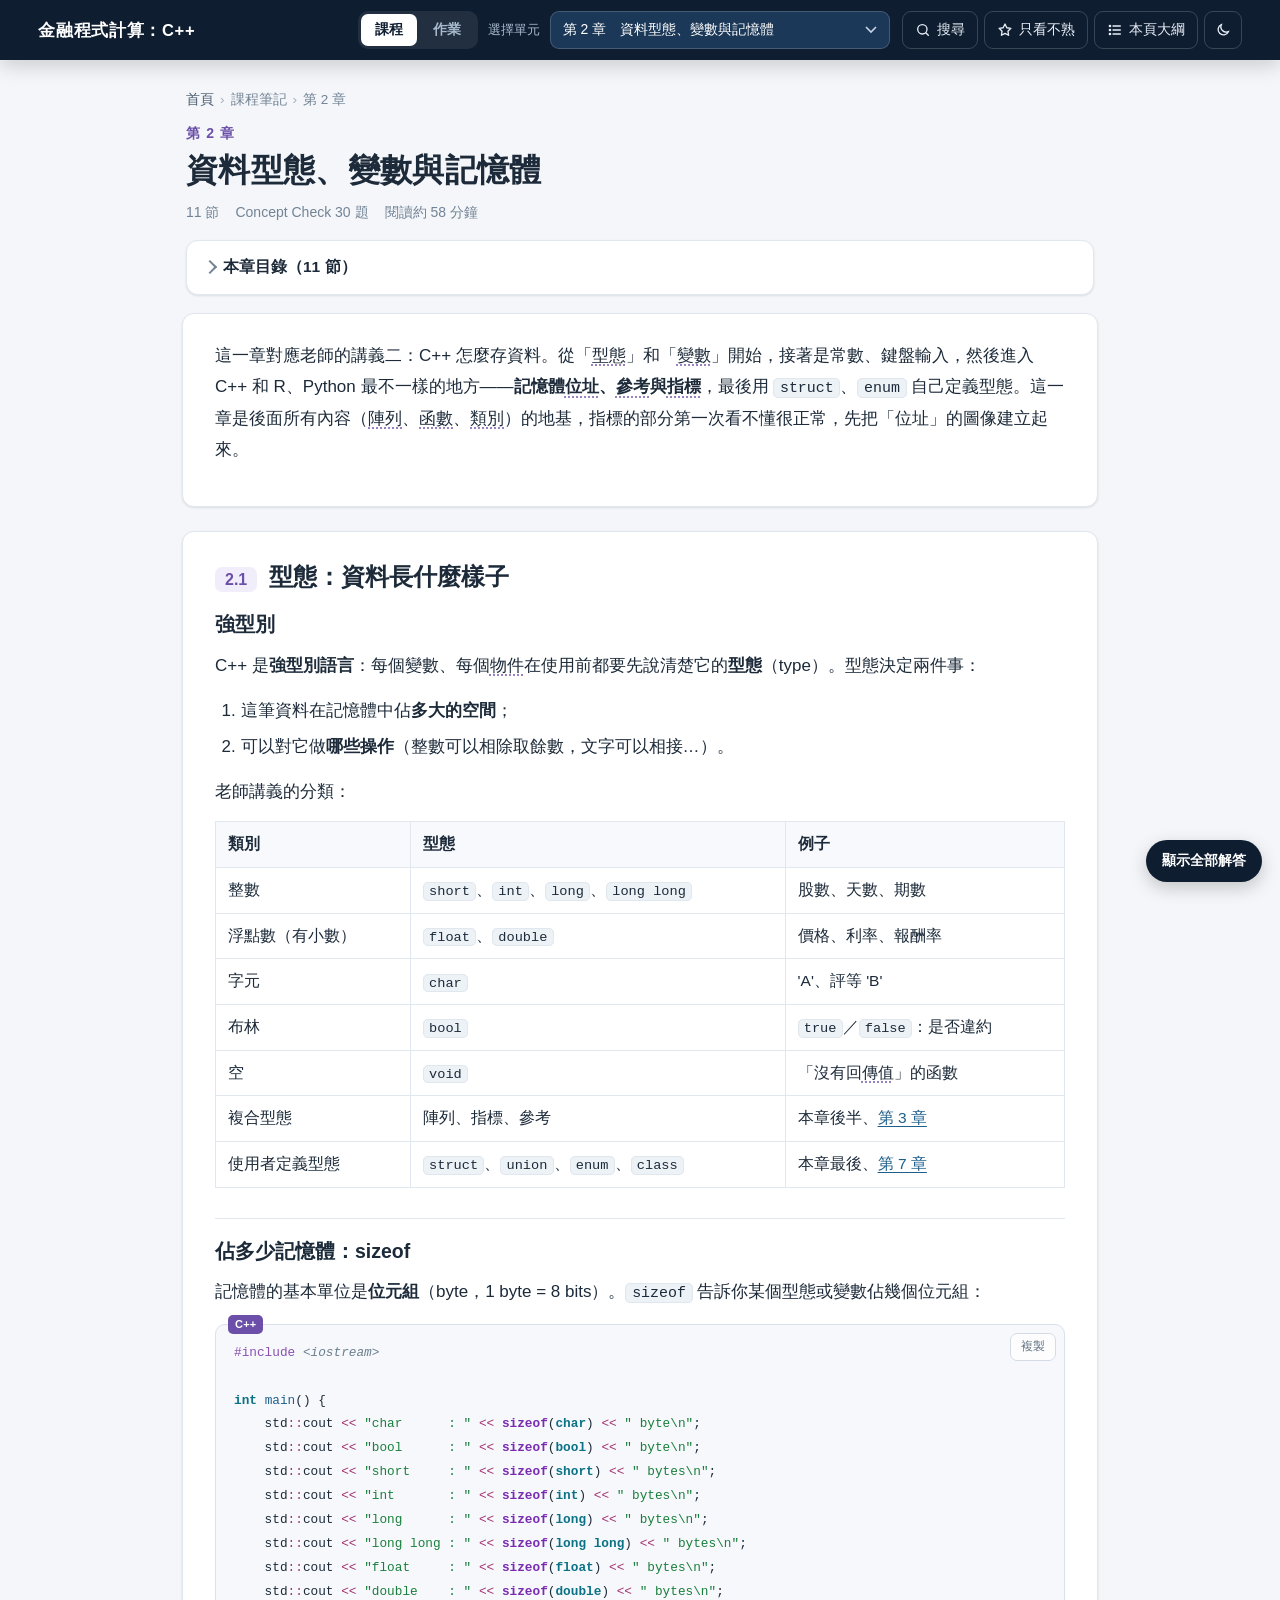
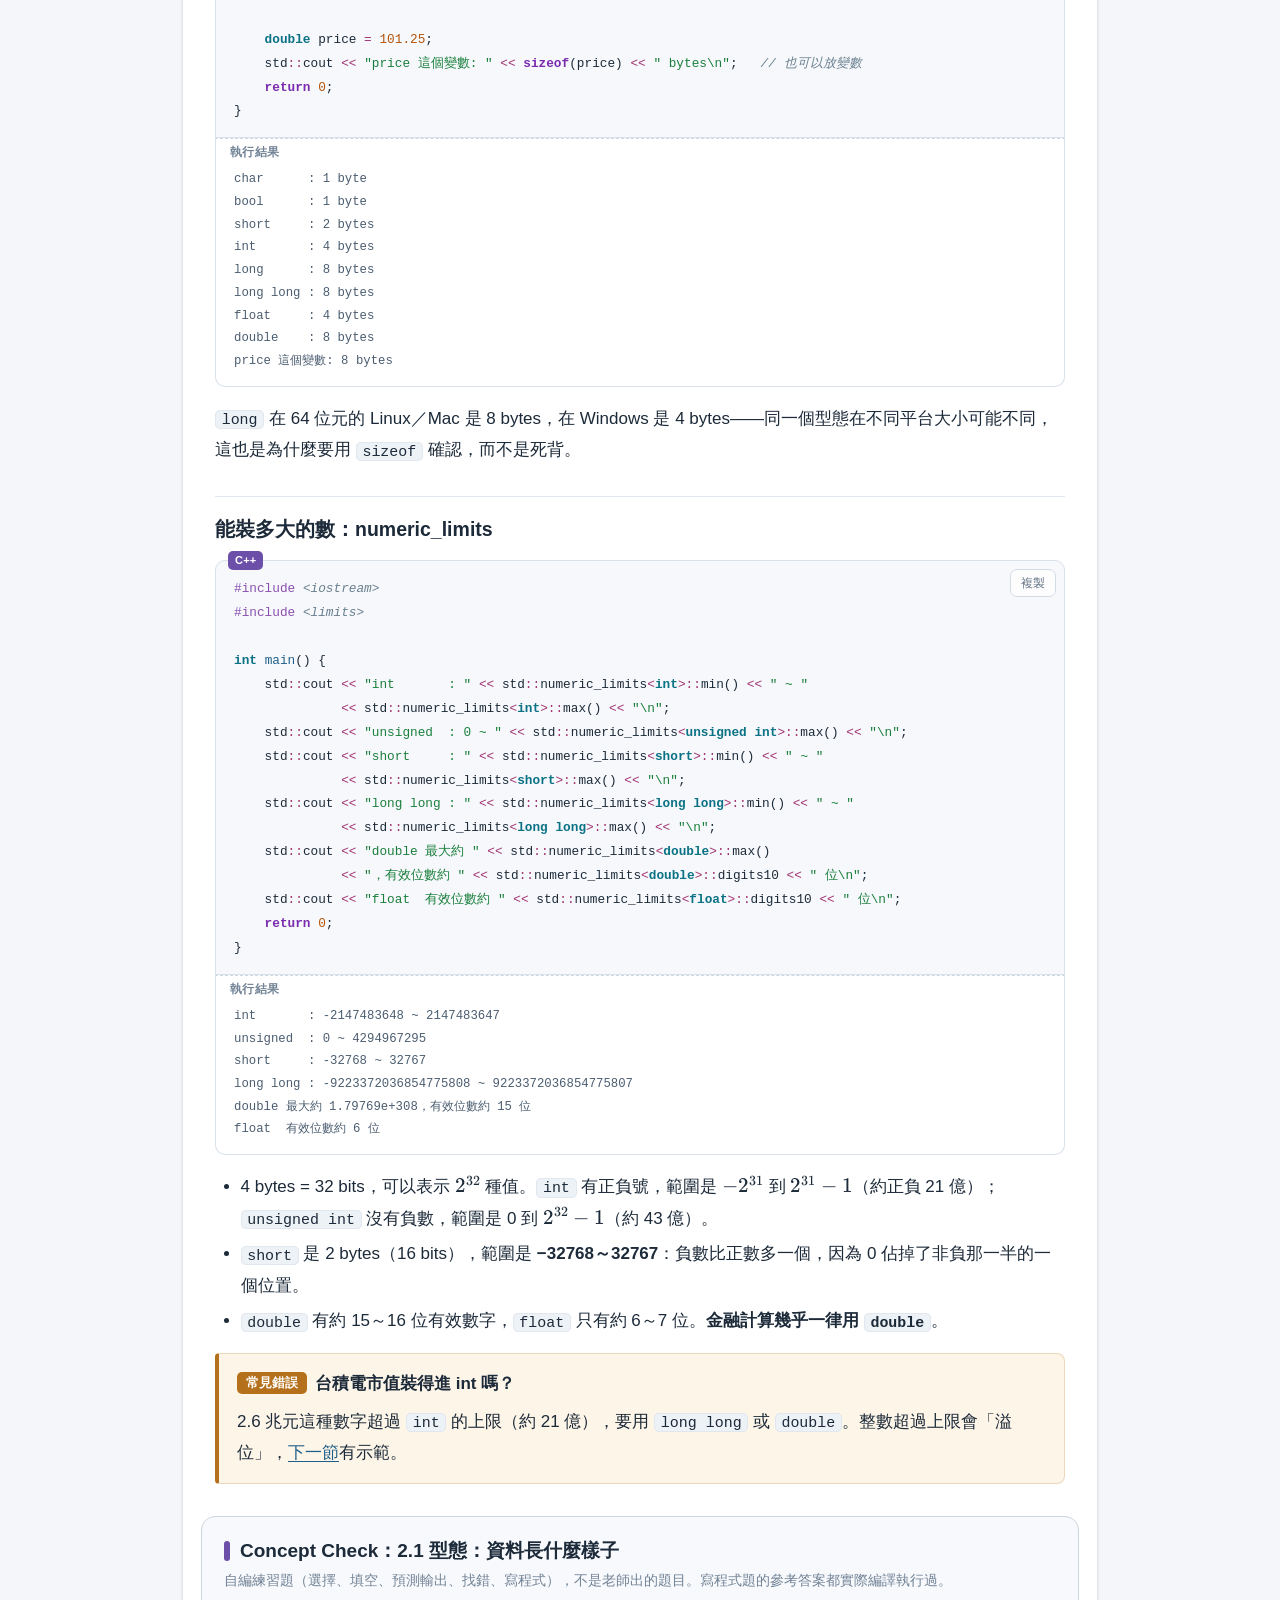
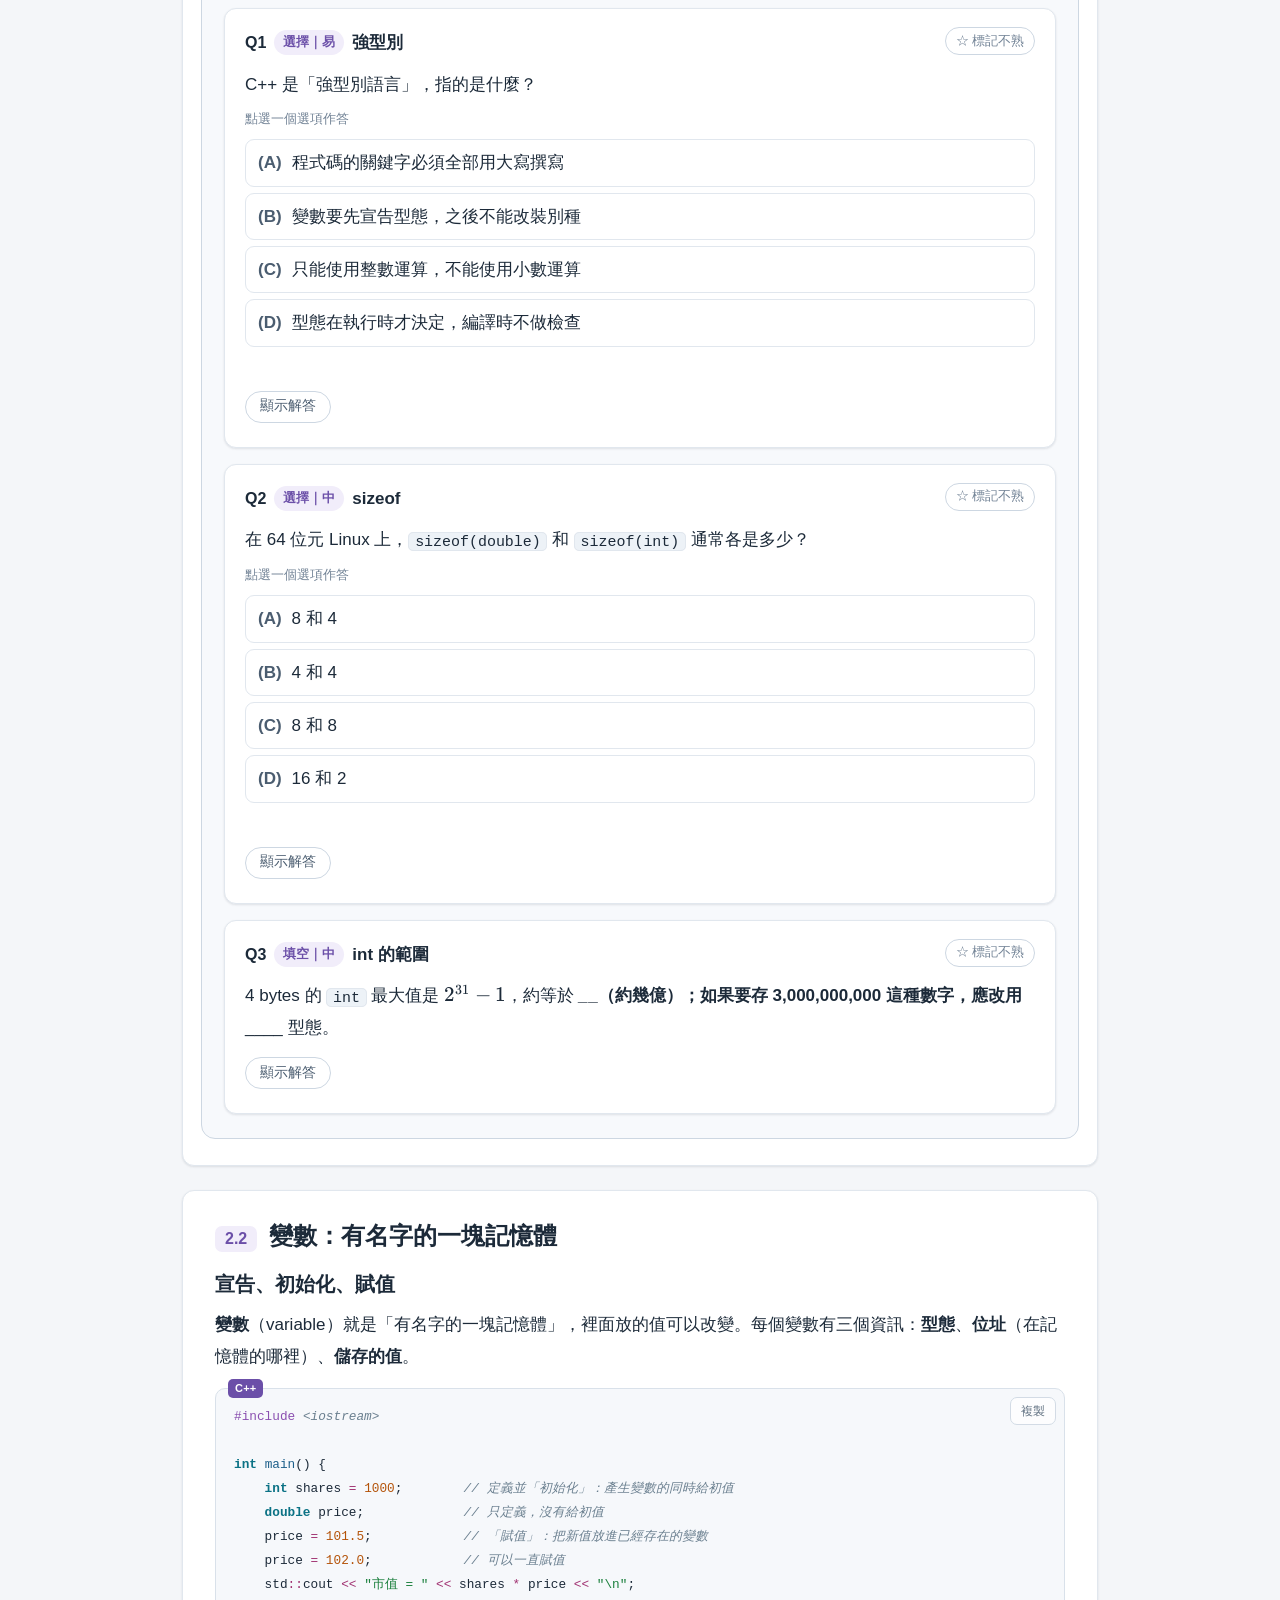
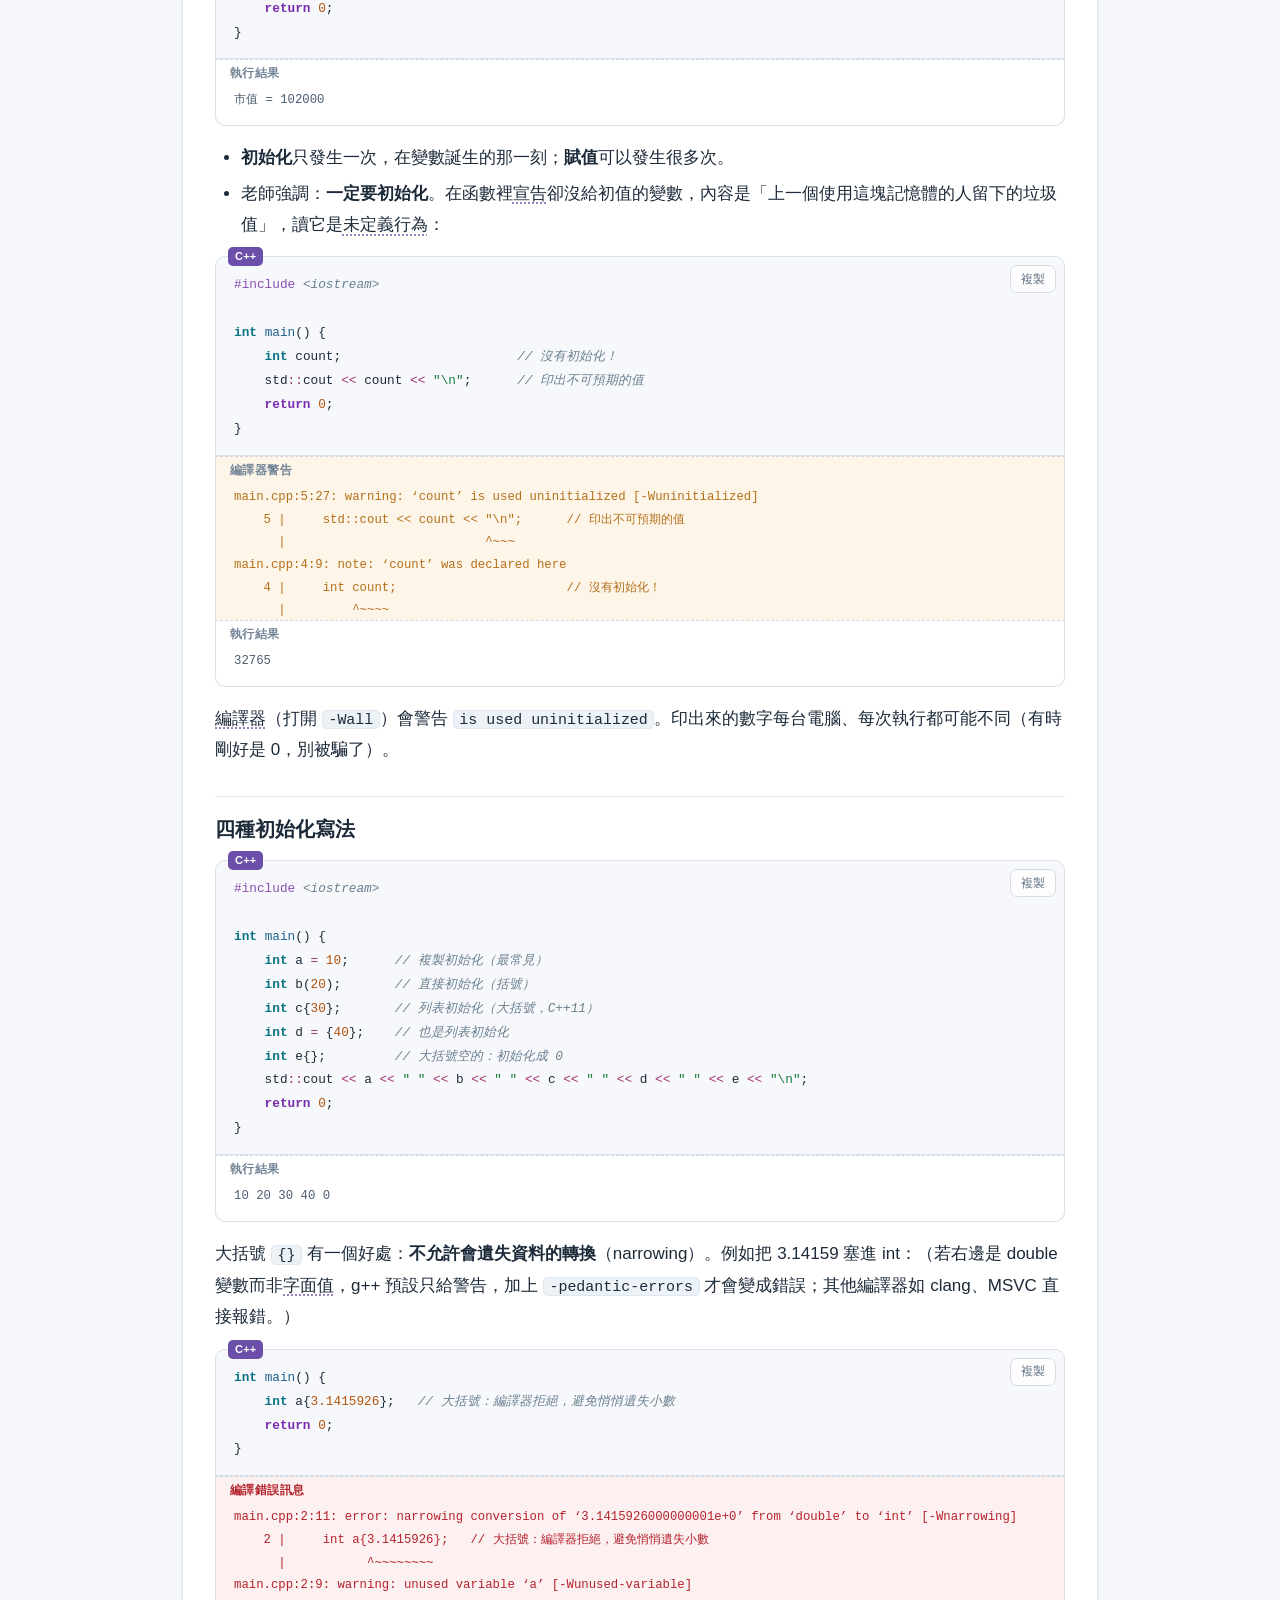
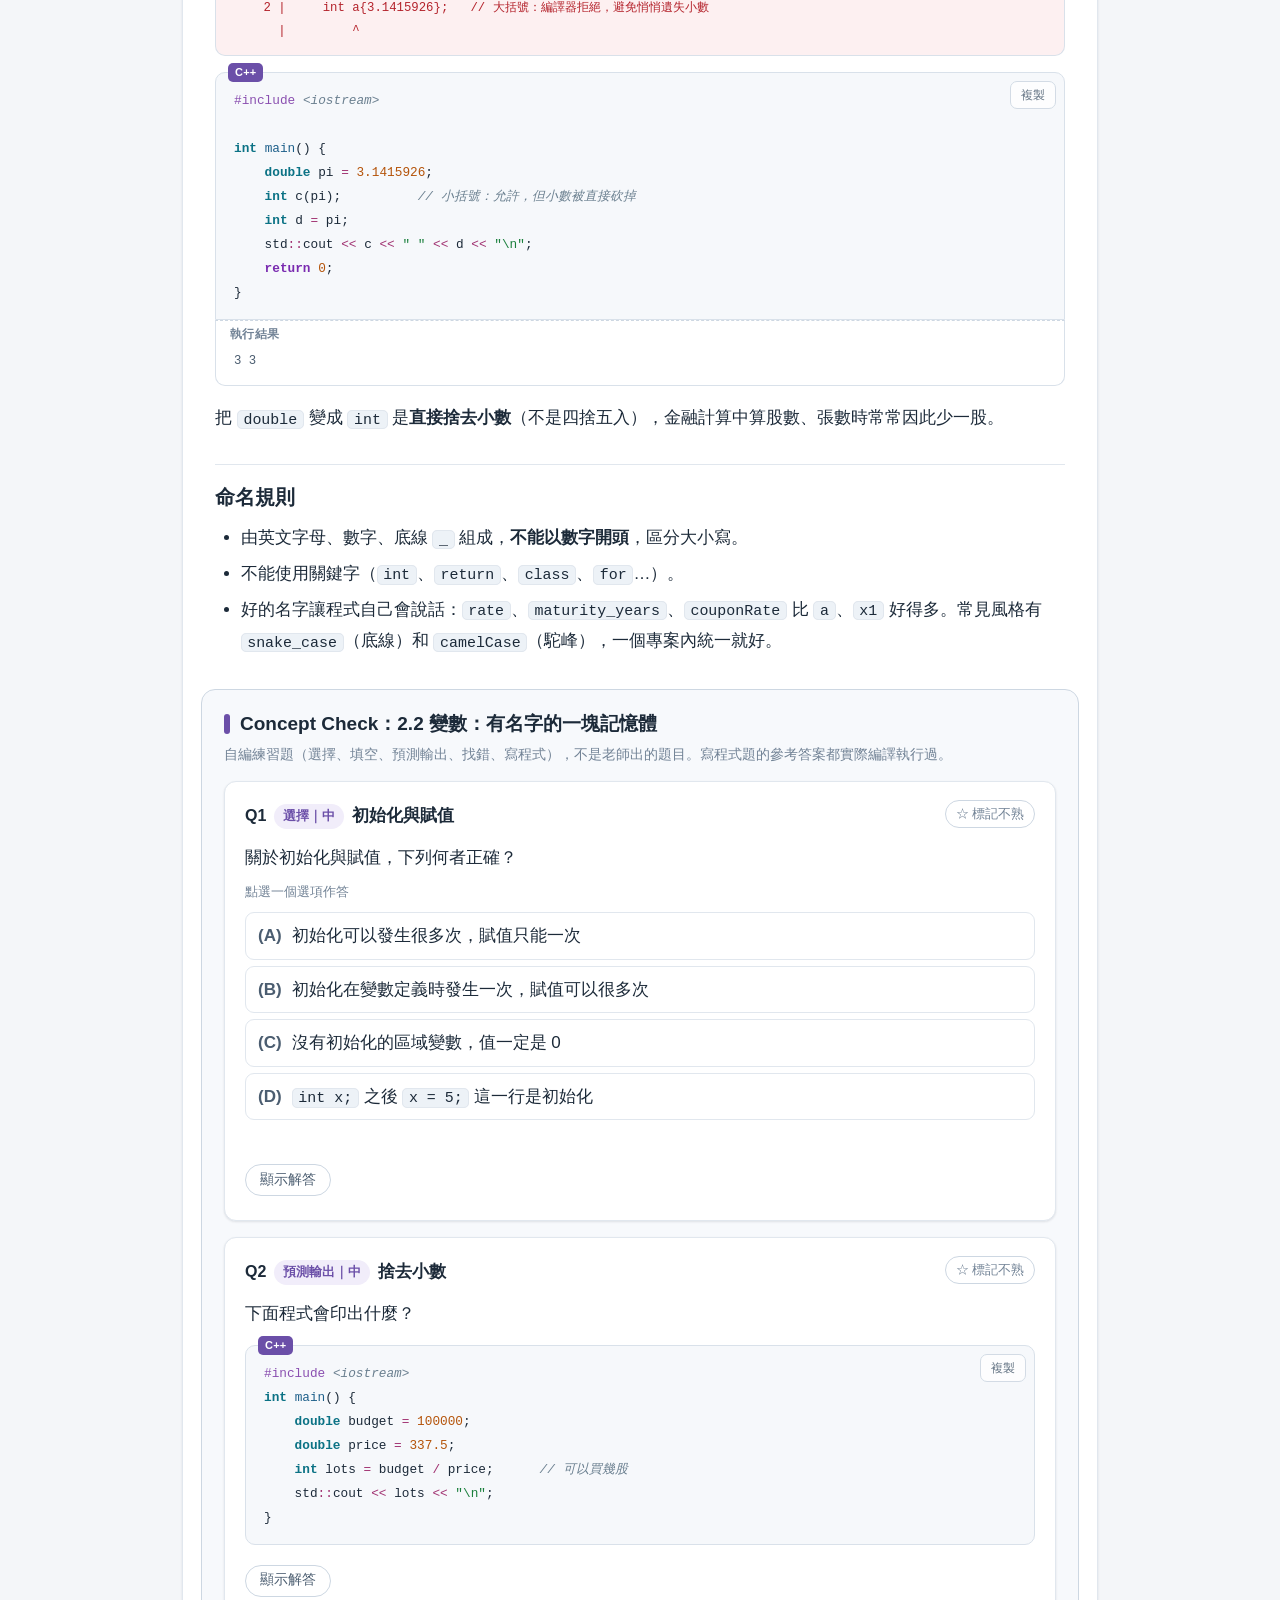
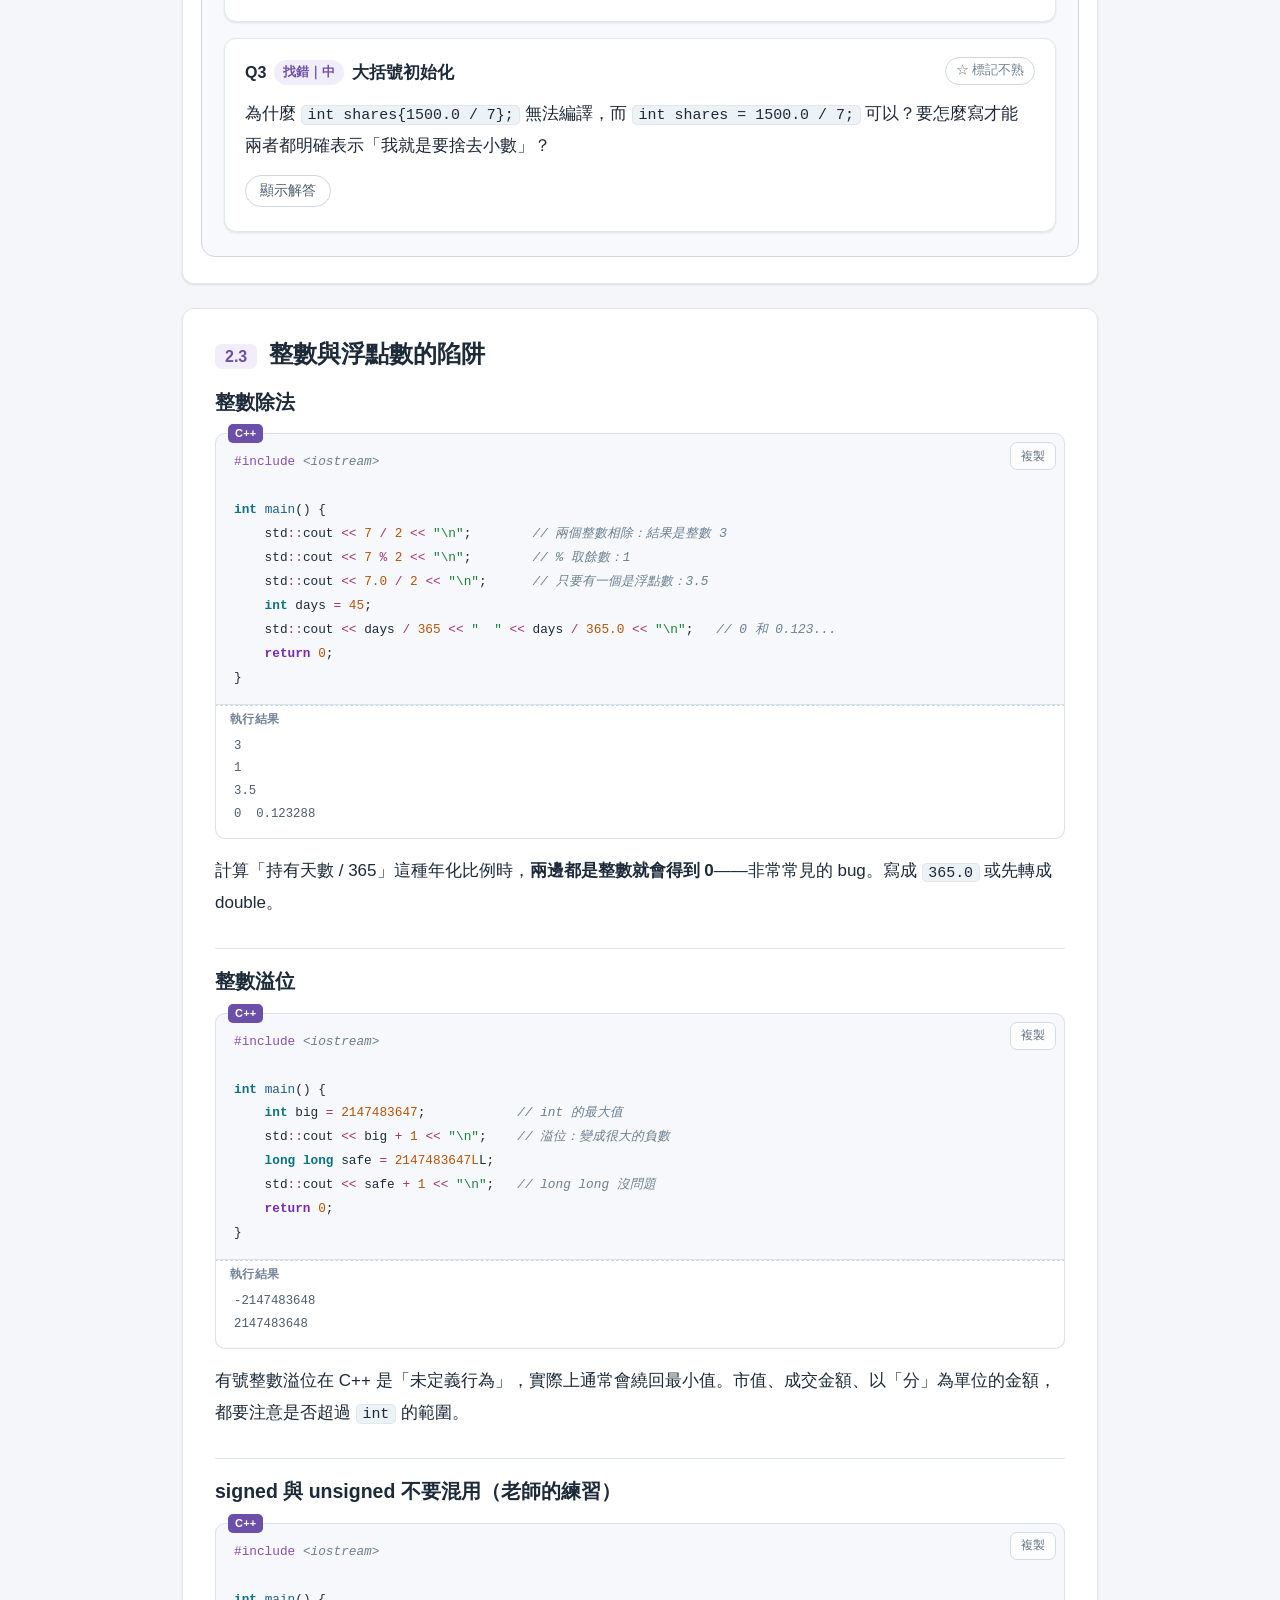
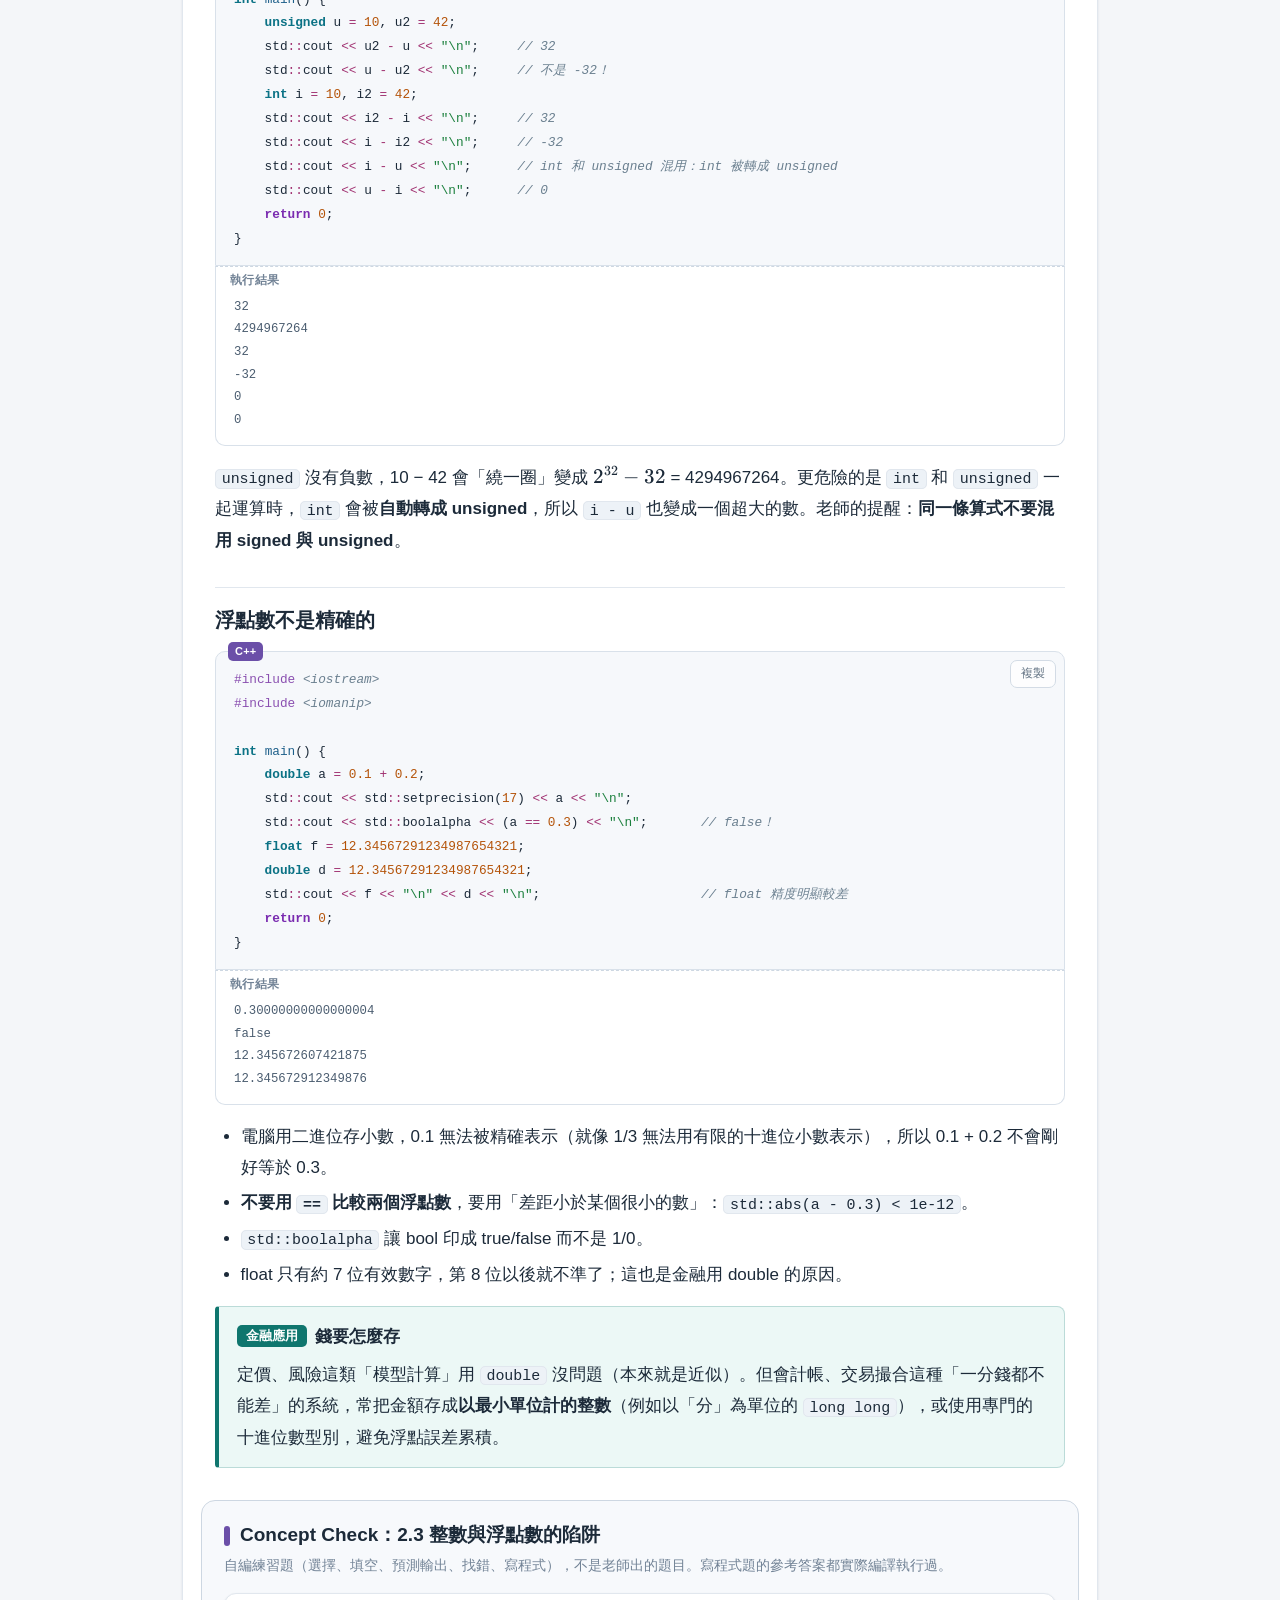
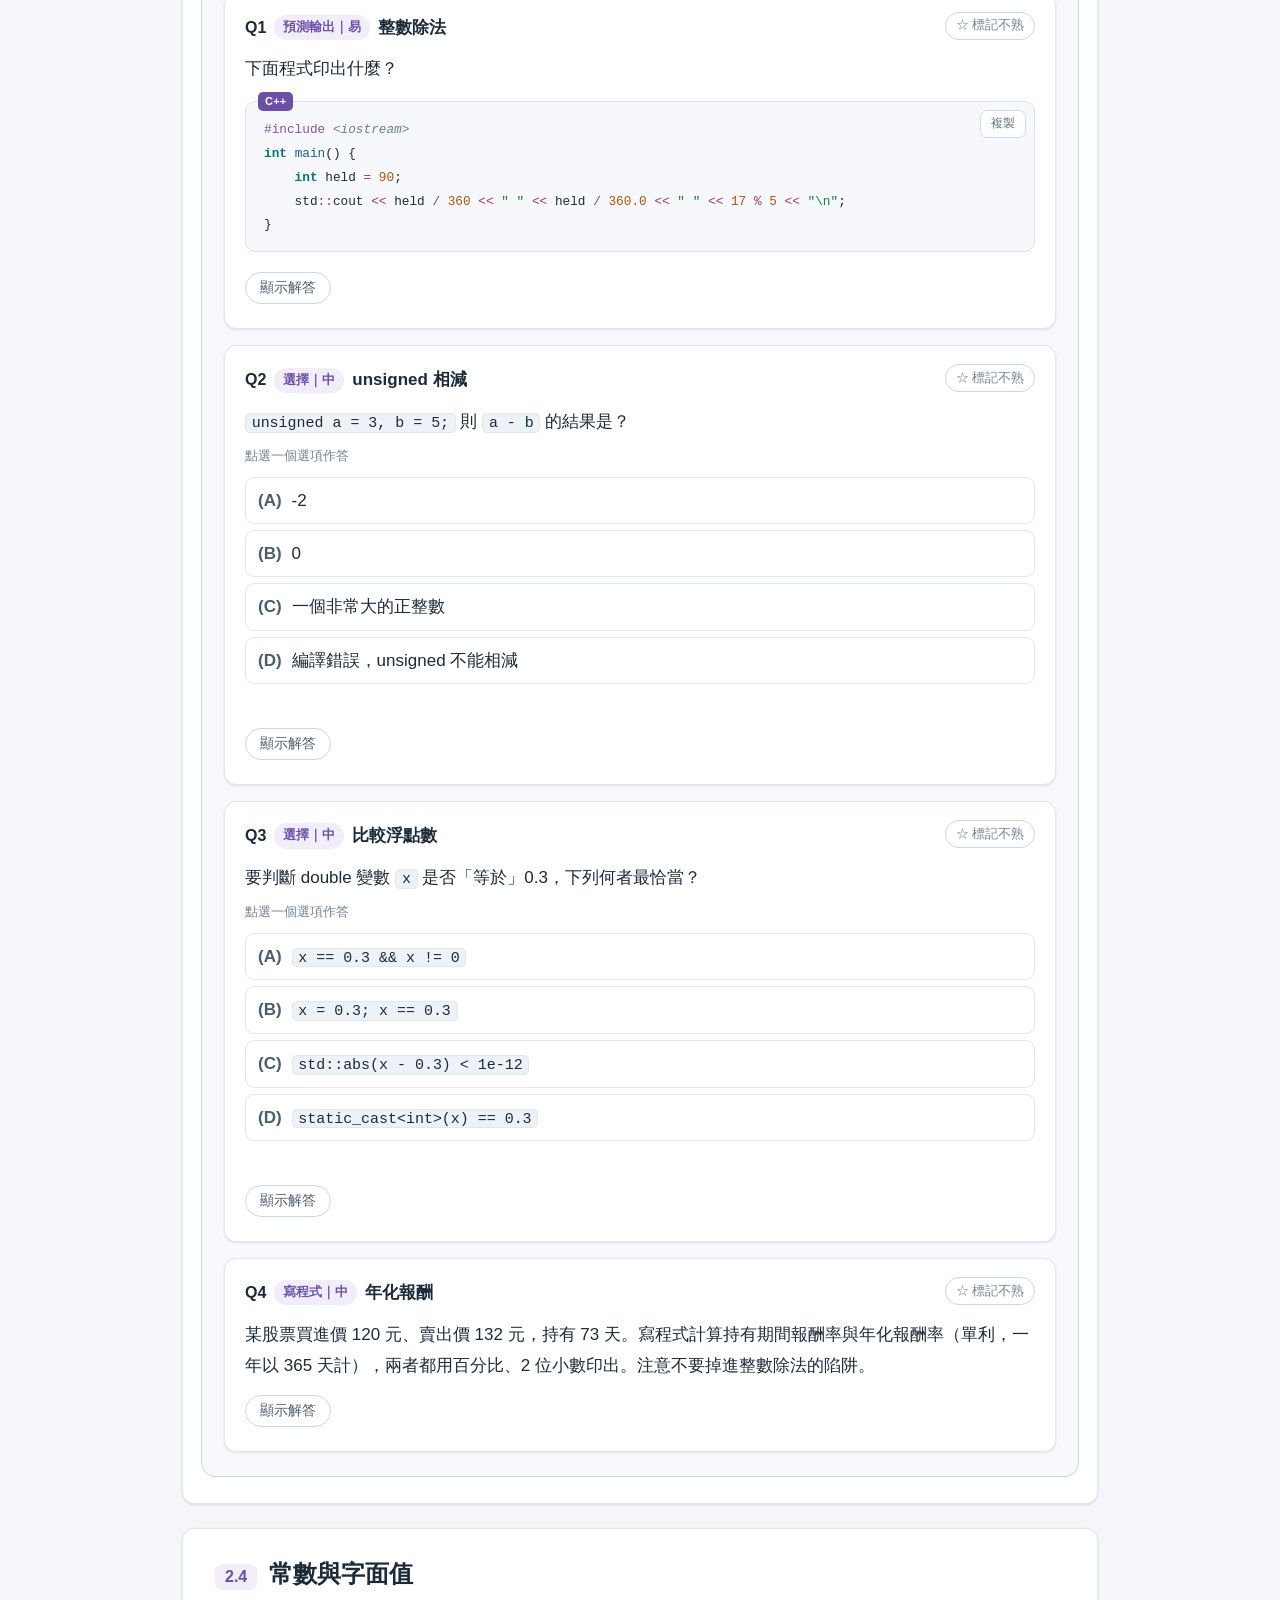
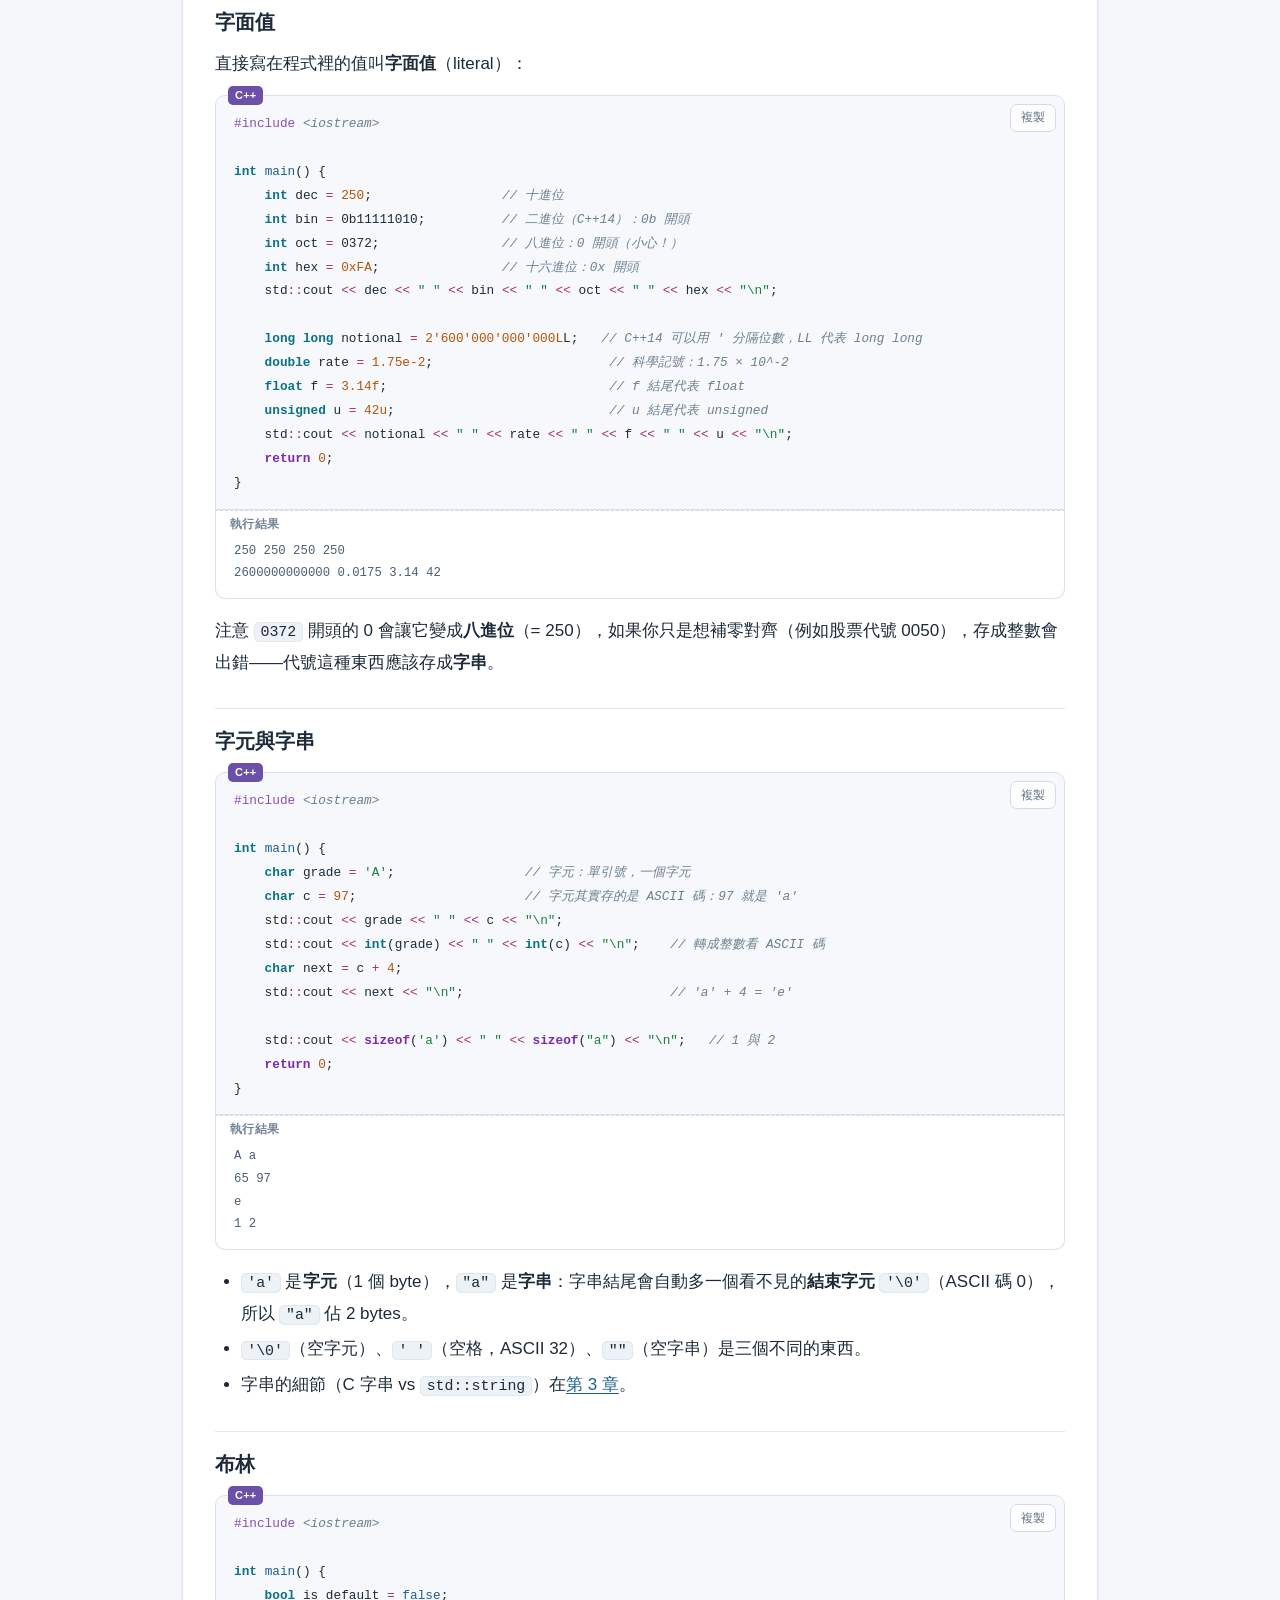
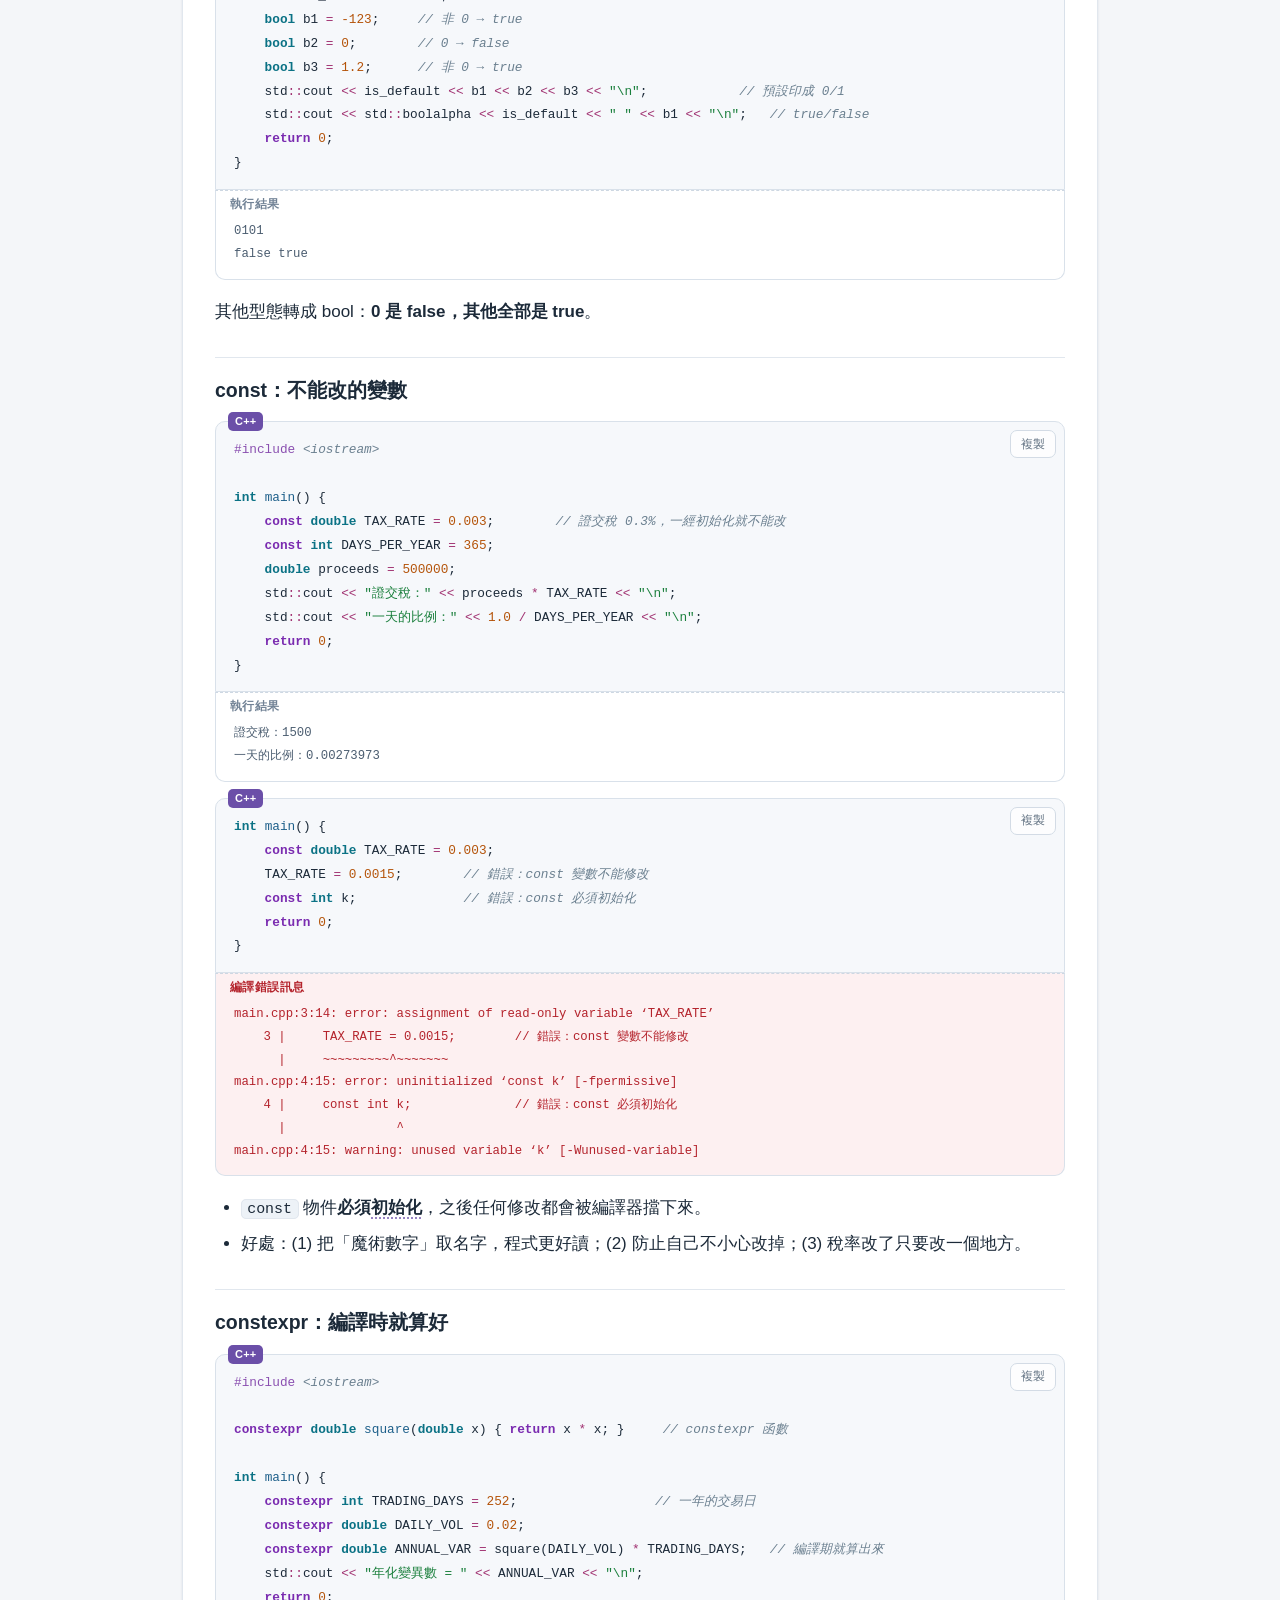
<file: ch02.html>
<!doctype html>
<html lang="zh-Hant"><head><meta charset="utf-8"><meta name="viewport" content="width=device-width,initial-scale=1">
<title>第 2 章 資料型態、變數與記憶體｜金融程式計算：C++</title>
<meta name="color-scheme" content="light dark">
<script>try{var t=localStorage.getItem('notes:theme')||(window.matchMedia&&matchMedia('(prefers-color-scheme: dark)').matches?'dark':'light');document.documentElement.setAttribute('data-theme',t)}catch(e){}</script>
<link rel="stylesheet" href="assets/katex/katex.min.css">
<link rel="stylesheet" href="assets/style.css?v=ffd5af7f">

</head><body data-page="ch02" data-mode="course" data-course="cf" data-key="cf">
<a class="skip" href="#main">跳到主要內容</a>
<header class="topbar"><a class="brand" href="index.html" aria-label="金融程式計算：C++｜課程筆記首頁"><span>金融程式計算：C++</span><span class="sub">｜課程筆記</span></a>
<div class="pickers"><nav class="mode" aria-label="切換課程或作業"><a href="ch01.html" data-mode="course" class=on>課程</a><a href="hw01.html" data-mode="hw">作業</a></nav><label for="unitSelect">選擇單元</label><select id="unitSelect" aria-label="選擇單元"><option value="index.html">首頁：課程介紹與使用說明</option><option value="exam.html">工具：測驗模式</option><option value="notes.html">工具：我的重點與筆記</option><option value="ch01.html">第 1 章　C++ 簡介與第一支程式</option><option value="ch02.html" selected>第 2 章　資料型態、變數與記憶體</option><option value="ch03.html">第 3 章　陣列、指標與字串</option><option value="ch04.html">第 4 章　表達式、運算子與流程控制</option><option value="ch05.html">第 5 章　函數</option><option value="ch06.html">第 6 章　命名空間、預處理與記憶體管理</option><option value="ch07.html">第 7 章　類別 class（一）：封裝、建構與物件的一生</option><option value="ch08.html">第 8 章　類別 class（二）：繼承、多型與設計模式</option><option value="ch09.html">第 9 章　模板與泛型</option><option value="ch10.html">第 10 章　課程總結：從語法到量化程式庫</option></select></div></header>
<main class="wrap" id="main"><nav class="crumbs" aria-label="目前位置"><a href="index.html">首頁</a><span class="sep">›</span><span>課程筆記</span><span class="sep">›</span><span>第 2 章</span></nav><header class="ch-head"><p class=eyebrow>第 2 章</p><h1>資料型態、變數與記憶體</h1><p class="ch-meta"><span>11 節</span><span>Concept Check 30 題</span><span>閱讀約 58 分鐘</span></p><details class="ch-toc"><summary>本章目錄（11 節）</summary><ol><li><a href="#s2-1"><span>2.1</span>型態：資料長什麼樣子</a></li><li><a href="#s2-2"><span>2.2</span>變數：有名字的一塊記憶體</a></li><li><a href="#s2-3"><span>2.3</span>整數與浮點數的陷阱</a></li><li><a href="#s2-4"><span>2.4</span>常數與字面值</a></li><li><a href="#s2-5"><span>2.5</span>從鍵盤輸入：std::cin</a></li><li><a href="#s2-6"><span>2.6</span>變數與記憶體：位址</a></li><li><a href="#s2-7"><span>2.7</span>參考：替變數取別名</a></li><li><a href="#s2-8"><span>2.8</span>指標：存放位址的變數</a></li><li><a href="#s2-9"><span>2.9</span>const 與指標、右值參考</a></li><li><a href="#s2-10"><span>2.10</span>自訂型態：struct、enum、union</a></li><li><a href="#s2-11"><span>2.11</span>本章小結</a></li></ol></details></header>
<div class="ch-intro"><p>這一章對應老師的講義二：C++ 怎麼存資料。從「<span class="gl" tabindex="0" role="button" data-g="型態">型態</span>」和「<span class="gl" tabindex="0" role="button" data-g="變數">變數</span>」開始，接著是常數、鍵盤輸入，然後進入 C++ 和 R、Python 最不一樣的地方——<strong>記憶體<span class="gl" tabindex="0" role="button" data-g="位址">位址</span>、<span class="gl" tabindex="0" role="button" data-g="參考">參考</span>與<span class="gl" tabindex="0" role="button" data-g="指標">指標</span></strong>，最後用 <code>struct</code>、<code>enum</code> 自己定義型態。這一章是後面所有內容（<span class="gl" tabindex="0" role="button" data-g="陣列">陣列</span>、<span class="gl" tabindex="0" role="button" data-g="函數">函數</span>、<span class="gl" tabindex="0" role="button" data-g="類別">類別</span>）的地基，指標的部分第一次看不懂很正常，先把「位址」的圖像建立起來。</p></div><section class="sec" id="s2-1" data-label="2.1 型態：資料長什麼樣子"><h2><span class="num">2.1</span>型態：資料長什麼樣子</h2><h3 id="s2-1-1">強型別</h3>
<p>C++ 是<strong>強型別語言</strong>：每個變數、每個<span class="gl" tabindex="0" role="button" data-g="物件">物件</span>在使用前都要先說清楚它的<strong>型態</strong>（type）。型態決定兩件事：</p>
<ol>
<li>這筆資料在記憶體中佔<strong>多大的空間</strong>；</li>
<li>可以對它做<strong>哪些操作</strong>（整數可以相除取餘數，文字可以相接…）。</li>
</ol>
<p>老師講義的分類：</p>
<table>
<thead>
<tr>
<th>類別</th>
<th>型態</th>
<th>例子</th>
</tr>
</thead>
<tbody>
<tr>
<td>整數</td>
<td><code>short</code>、<code>int</code>、<code>long</code>、<code>long long</code></td>
<td>股數、天數、期數</td>
</tr>
<tr>
<td>浮點數（有小數）</td>
<td><code>float</code>、<code>double</code></td>
<td>價格、利率、報酬率</td>
</tr>
<tr>
<td>字元</td>
<td><code>char</code></td>
<td>'A'、評等 'B'</td>
</tr>
<tr>
<td>布林</td>
<td><code>bool</code></td>
<td><code>true</code>／<code>false</code>：是否違約</td>
</tr>
<tr>
<td>空</td>
<td><code>void</code></td>
<td>「沒有回<span class="gl" tabindex="0" role="button" data-g="傳值">傳值</span>」的函數</td>
</tr>
<tr>
<td>複合型態</td>
<td>陣列、指標、參考</td>
<td>本章後半、<a class="xref" href="ch03.html">第 3 章</a></td>
</tr>
<tr>
<td>使用者定義型態</td>
<td><code>struct</code>、<code>union</code>、<code>enum</code>、<code>class</code></td>
<td>本章最後、<a class="xref" href="ch07.html">第 7 章</a></td>
</tr>
</tbody>
</table>
<h3 id="s2-1-2">佔多少記憶體：sizeof</h3>
<p>記憶體的基本單位是<strong>位元組</strong>（byte，1 byte = 8 bits）。<code>sizeof</code> 告訴你某個型態或變數佔幾個位元組：</p>
<div class="code"><button class="copy" type="button" aria-label="複製程式碼">複製</button><span class="lang">C++</span><pre><code><span class="cp">#include</span><span class="w"> </span><span class="cpf">&lt;iostream&gt;</span>

<span class="kt">int</span><span class="w"> </span><span class="nf">main</span><span class="p">()</span><span class="w"> </span><span class="p">{</span>
<span class="w">    </span><span class="n">std</span><span class="o">::</span><span class="n">cout</span><span class="w"> </span><span class="o">&lt;&lt;</span><span class="w"> </span><span class="s">"char      : "</span><span class="w"> </span><span class="o">&lt;&lt;</span><span class="w"> </span><span class="k">sizeof</span><span class="p">(</span><span class="kt">char</span><span class="p">)</span><span class="w"> </span><span class="o">&lt;&lt;</span><span class="w"> </span><span class="s">" byte</span><span class="se">\n</span><span class="s">"</span><span class="p">;</span>
<span class="w">    </span><span class="n">std</span><span class="o">::</span><span class="n">cout</span><span class="w"> </span><span class="o">&lt;&lt;</span><span class="w"> </span><span class="s">"bool      : "</span><span class="w"> </span><span class="o">&lt;&lt;</span><span class="w"> </span><span class="k">sizeof</span><span class="p">(</span><span class="kt">bool</span><span class="p">)</span><span class="w"> </span><span class="o">&lt;&lt;</span><span class="w"> </span><span class="s">" byte</span><span class="se">\n</span><span class="s">"</span><span class="p">;</span>
<span class="w">    </span><span class="n">std</span><span class="o">::</span><span class="n">cout</span><span class="w"> </span><span class="o">&lt;&lt;</span><span class="w"> </span><span class="s">"short     : "</span><span class="w"> </span><span class="o">&lt;&lt;</span><span class="w"> </span><span class="k">sizeof</span><span class="p">(</span><span class="kt">short</span><span class="p">)</span><span class="w"> </span><span class="o">&lt;&lt;</span><span class="w"> </span><span class="s">" bytes</span><span class="se">\n</span><span class="s">"</span><span class="p">;</span>
<span class="w">    </span><span class="n">std</span><span class="o">::</span><span class="n">cout</span><span class="w"> </span><span class="o">&lt;&lt;</span><span class="w"> </span><span class="s">"int       : "</span><span class="w"> </span><span class="o">&lt;&lt;</span><span class="w"> </span><span class="k">sizeof</span><span class="p">(</span><span class="kt">int</span><span class="p">)</span><span class="w"> </span><span class="o">&lt;&lt;</span><span class="w"> </span><span class="s">" bytes</span><span class="se">\n</span><span class="s">"</span><span class="p">;</span>
<span class="w">    </span><span class="n">std</span><span class="o">::</span><span class="n">cout</span><span class="w"> </span><span class="o">&lt;&lt;</span><span class="w"> </span><span class="s">"long      : "</span><span class="w"> </span><span class="o">&lt;&lt;</span><span class="w"> </span><span class="k">sizeof</span><span class="p">(</span><span class="kt">long</span><span class="p">)</span><span class="w"> </span><span class="o">&lt;&lt;</span><span class="w"> </span><span class="s">" bytes</span><span class="se">\n</span><span class="s">"</span><span class="p">;</span>
<span class="w">    </span><span class="n">std</span><span class="o">::</span><span class="n">cout</span><span class="w"> </span><span class="o">&lt;&lt;</span><span class="w"> </span><span class="s">"long long : "</span><span class="w"> </span><span class="o">&lt;&lt;</span><span class="w"> </span><span class="k">sizeof</span><span class="p">(</span><span class="kt">long</span><span class="w"> </span><span class="kt">long</span><span class="p">)</span><span class="w"> </span><span class="o">&lt;&lt;</span><span class="w"> </span><span class="s">" bytes</span><span class="se">\n</span><span class="s">"</span><span class="p">;</span>
<span class="w">    </span><span class="n">std</span><span class="o">::</span><span class="n">cout</span><span class="w"> </span><span class="o">&lt;&lt;</span><span class="w"> </span><span class="s">"float     : "</span><span class="w"> </span><span class="o">&lt;&lt;</span><span class="w"> </span><span class="k">sizeof</span><span class="p">(</span><span class="kt">float</span><span class="p">)</span><span class="w"> </span><span class="o">&lt;&lt;</span><span class="w"> </span><span class="s">" bytes</span><span class="se">\n</span><span class="s">"</span><span class="p">;</span>
<span class="w">    </span><span class="n">std</span><span class="o">::</span><span class="n">cout</span><span class="w"> </span><span class="o">&lt;&lt;</span><span class="w"> </span><span class="s">"double    : "</span><span class="w"> </span><span class="o">&lt;&lt;</span><span class="w"> </span><span class="k">sizeof</span><span class="p">(</span><span class="kt">double</span><span class="p">)</span><span class="w"> </span><span class="o">&lt;&lt;</span><span class="w"> </span><span class="s">" bytes</span><span class="se">\n</span><span class="s">"</span><span class="p">;</span>

<span class="w">    </span><span class="kt">double</span><span class="w"> </span><span class="n">price</span><span class="w"> </span><span class="o">=</span><span class="w"> </span><span class="mf">101.25</span><span class="p">;</span>
<span class="w">    </span><span class="n">std</span><span class="o">::</span><span class="n">cout</span><span class="w"> </span><span class="o">&lt;&lt;</span><span class="w"> </span><span class="s">"price 這個變數: "</span><span class="w"> </span><span class="o">&lt;&lt;</span><span class="w"> </span><span class="k">sizeof</span><span class="p">(</span><span class="n">price</span><span class="p">)</span><span class="w"> </span><span class="o">&lt;&lt;</span><span class="w"> </span><span class="s">" bytes</span><span class="se">\n</span><span class="s">"</span><span class="p">;</span><span class="w">   </span><span class="c1">// 也可以放變數</span>
<span class="w">    </span><span class="k">return</span><span class="w"> </span><span class="mi">0</span><span class="p">;</span>
<span class="p">}</span>
</code></pre></div>
<pre class="out" data-title="執行結果"><code>char      : 1 byte
bool      : 1 byte
short     : 2 bytes
int       : 4 bytes
long      : 8 bytes
long long : 8 bytes
float     : 4 bytes
double    : 8 bytes
price 這個變數: 8 bytes</code></pre>
<p><code>long</code> 在 64 位元的 Linux／Mac 是 8 bytes，在 Windows 是 4 bytes——同一個型態在不同平台大小可能不同，這也是為什麼要用 <code>sizeof</code> 確認，而不是死背。</p>
<h3 id="s2-1-3">能裝多大的數：numeric_limits</h3>
<div class="code"><button class="copy" type="button" aria-label="複製程式碼">複製</button><span class="lang">C++</span><pre><code><span class="cp">#include</span><span class="w"> </span><span class="cpf">&lt;iostream&gt;</span>
<span class="cp">#include</span><span class="w"> </span><span class="cpf">&lt;limits&gt;</span>

<span class="kt">int</span><span class="w"> </span><span class="nf">main</span><span class="p">()</span><span class="w"> </span><span class="p">{</span>
<span class="w">    </span><span class="n">std</span><span class="o">::</span><span class="n">cout</span><span class="w"> </span><span class="o">&lt;&lt;</span><span class="w"> </span><span class="s">"int       : "</span><span class="w"> </span><span class="o">&lt;&lt;</span><span class="w"> </span><span class="n">std</span><span class="o">::</span><span class="n">numeric_limits</span><span class="o">&lt;</span><span class="kt">int</span><span class="o">&gt;::</span><span class="n">min</span><span class="p">()</span><span class="w"> </span><span class="o">&lt;&lt;</span><span class="w"> </span><span class="s">" ~ "</span>
<span class="w">              </span><span class="o">&lt;&lt;</span><span class="w"> </span><span class="n">std</span><span class="o">::</span><span class="n">numeric_limits</span><span class="o">&lt;</span><span class="kt">int</span><span class="o">&gt;::</span><span class="n">max</span><span class="p">()</span><span class="w"> </span><span class="o">&lt;&lt;</span><span class="w"> </span><span class="s">"</span><span class="se">\n</span><span class="s">"</span><span class="p">;</span>
<span class="w">    </span><span class="n">std</span><span class="o">::</span><span class="n">cout</span><span class="w"> </span><span class="o">&lt;&lt;</span><span class="w"> </span><span class="s">"unsigned  : 0 ~ "</span><span class="w"> </span><span class="o">&lt;&lt;</span><span class="w"> </span><span class="n">std</span><span class="o">::</span><span class="n">numeric_limits</span><span class="o">&lt;</span><span class="kt">unsigned</span><span class="w"> </span><span class="kt">int</span><span class="o">&gt;::</span><span class="n">max</span><span class="p">()</span><span class="w"> </span><span class="o">&lt;&lt;</span><span class="w"> </span><span class="s">"</span><span class="se">\n</span><span class="s">"</span><span class="p">;</span>
<span class="w">    </span><span class="n">std</span><span class="o">::</span><span class="n">cout</span><span class="w"> </span><span class="o">&lt;&lt;</span><span class="w"> </span><span class="s">"short     : "</span><span class="w"> </span><span class="o">&lt;&lt;</span><span class="w"> </span><span class="n">std</span><span class="o">::</span><span class="n">numeric_limits</span><span class="o">&lt;</span><span class="kt">short</span><span class="o">&gt;::</span><span class="n">min</span><span class="p">()</span><span class="w"> </span><span class="o">&lt;&lt;</span><span class="w"> </span><span class="s">" ~ "</span>
<span class="w">              </span><span class="o">&lt;&lt;</span><span class="w"> </span><span class="n">std</span><span class="o">::</span><span class="n">numeric_limits</span><span class="o">&lt;</span><span class="kt">short</span><span class="o">&gt;::</span><span class="n">max</span><span class="p">()</span><span class="w"> </span><span class="o">&lt;&lt;</span><span class="w"> </span><span class="s">"</span><span class="se">\n</span><span class="s">"</span><span class="p">;</span>
<span class="w">    </span><span class="n">std</span><span class="o">::</span><span class="n">cout</span><span class="w"> </span><span class="o">&lt;&lt;</span><span class="w"> </span><span class="s">"long long : "</span><span class="w"> </span><span class="o">&lt;&lt;</span><span class="w"> </span><span class="n">std</span><span class="o">::</span><span class="n">numeric_limits</span><span class="o">&lt;</span><span class="kt">long</span><span class="w"> </span><span class="kt">long</span><span class="o">&gt;::</span><span class="n">min</span><span class="p">()</span><span class="w"> </span><span class="o">&lt;&lt;</span><span class="w"> </span><span class="s">" ~ "</span>
<span class="w">              </span><span class="o">&lt;&lt;</span><span class="w"> </span><span class="n">std</span><span class="o">::</span><span class="n">numeric_limits</span><span class="o">&lt;</span><span class="kt">long</span><span class="w"> </span><span class="kt">long</span><span class="o">&gt;::</span><span class="n">max</span><span class="p">()</span><span class="w"> </span><span class="o">&lt;&lt;</span><span class="w"> </span><span class="s">"</span><span class="se">\n</span><span class="s">"</span><span class="p">;</span>
<span class="w">    </span><span class="n">std</span><span class="o">::</span><span class="n">cout</span><span class="w"> </span><span class="o">&lt;&lt;</span><span class="w"> </span><span class="s">"double 最大約 "</span><span class="w"> </span><span class="o">&lt;&lt;</span><span class="w"> </span><span class="n">std</span><span class="o">::</span><span class="n">numeric_limits</span><span class="o">&lt;</span><span class="kt">double</span><span class="o">&gt;::</span><span class="n">max</span><span class="p">()</span>
<span class="w">              </span><span class="o">&lt;&lt;</span><span class="w"> </span><span class="s">"，有效位數約 "</span><span class="w"> </span><span class="o">&lt;&lt;</span><span class="w"> </span><span class="n">std</span><span class="o">::</span><span class="n">numeric_limits</span><span class="o">&lt;</span><span class="kt">double</span><span class="o">&gt;::</span><span class="n">digits10</span><span class="w"> </span><span class="o">&lt;&lt;</span><span class="w"> </span><span class="s">" 位</span><span class="se">\n</span><span class="s">"</span><span class="p">;</span>
<span class="w">    </span><span class="n">std</span><span class="o">::</span><span class="n">cout</span><span class="w"> </span><span class="o">&lt;&lt;</span><span class="w"> </span><span class="s">"float  有效位數約 "</span><span class="w"> </span><span class="o">&lt;&lt;</span><span class="w"> </span><span class="n">std</span><span class="o">::</span><span class="n">numeric_limits</span><span class="o">&lt;</span><span class="kt">float</span><span class="o">&gt;::</span><span class="n">digits10</span><span class="w"> </span><span class="o">&lt;&lt;</span><span class="w"> </span><span class="s">" 位</span><span class="se">\n</span><span class="s">"</span><span class="p">;</span>
<span class="w">    </span><span class="k">return</span><span class="w"> </span><span class="mi">0</span><span class="p">;</span>
<span class="p">}</span>
</code></pre></div>
<pre class="out" data-title="執行結果"><code>int       : -2147483648 ~ 2147483647
unsigned  : 0 ~ 4294967295
short     : -32768 ~ 32767
long long : -9223372036854775808 ~ 9223372036854775807
double 最大約 1.79769e+308，有效位數約 15 位
float  有效位數約 6 位</code></pre>
<ul>
<li>4 bytes = 32 bits，可以表示 \(2^{32}\) 種值。<code>int</code> 有正負號，範圍是 \(-2^{31}\) 到 \(2^{31}-1\)（約正負 21 億）；<code>unsigned int</code> 沒有負數，範圍是 0 到 \(2^{32}-1\)（約 43 億）。</li>
<li><code>short</code> 是 2 bytes（16 bits），範圍是 <strong>−32768～32767</strong>：負數比正數多一個，因為 0 佔掉了非負那一半的一個位置。</li>
<li><code>double</code> 有約 15～16 位有效數字，<code>float</code> 只有約 6～7 位。<strong>金融計算幾乎一律用 <code>double</code></strong>。</li>
</ul>
<div class="box warn"><span class="tag">常見錯誤</span><strong class="bt">台積電市值裝得進 int 嗎？</strong><p>2.6 兆元這種數字超過 <code>int</code> 的上限（約 21 億），要用 <code>long long</code> 或 <code>double</code>。整數超過上限會「溢位」，<a class="xref" href="#s2-2">下一節</a>有示範。</p></div><section class="cc" id="cc-s2-1"><h3 class="cc-h">Concept Check：2.1 型態：資料長什麼樣子</h3><p class="cc-note">自編練習題（選擇、填空、預測輸出、找錯、寫程式），不是老師出的題目。寫程式題的參考答案都實際編譯執行過。</p><article class="q" id="q-s2-1-1" data-key="B" data-label="2.1 型態：資料長什麼樣子 Q1"><div class="q-meta"><h4><a href="#q-s2-1-1">Q1</a></h4><span class="q-kind">選擇｜易</span><span class="q-title">強型別</span></div><div class="q-text"><p>C++ 是「強型別語言」，指的是什麼？</p></div><ol class="opts"><li data-k="A"><b>(A)</b><span>程式碼的關鍵字必須全部用大寫撰寫</span></li><li data-k="B"><b>(B)</b><span>變數要先宣告型態，之後不能改裝別種</span></li><li data-k="C"><b>(C)</b><span>只能使用整數運算，不能使用小數運算</span></li><li data-k="D"><b>(D)</b><span>型態在執行時才決定，編譯時不做檢查</span></li></ol><button class="toggle" type="button" aria-expanded="false">顯示解答</button><div class="sol" hidden><div class="ans"><strong>答案 (B)</strong><p>變數要先宣告型態，之後不能改裝別種</p></div><div class="why"><p class="sh">解析</p><p>強型別：變數在宣告時就決定型態，編譯器會依型態檢查每個操作是否合法。</p></div></div></article><article class="q" id="q-s2-1-2" data-key="A" data-label="2.1 型態：資料長什麼樣子 Q2"><div class="q-meta"><h4><a href="#q-s2-1-2">Q2</a></h4><span class="q-kind">選擇｜中</span><span class="q-title">sizeof</span></div><div class="q-text"><p>在 64 位元 Linux 上，<code>sizeof(double)</code> 和 <code>sizeof(int)</code> 通常各是多少？</p></div><ol class="opts"><li data-k="A"><b>(A)</b><span>8 和 4</span></li><li data-k="B"><b>(B)</b><span>4 和 4</span></li><li data-k="C"><b>(C)</b><span>8 和 8</span></li><li data-k="D"><b>(D)</b><span>16 和 2</span></li></ol><button class="toggle" type="button" aria-expanded="false">顯示解答</button><div class="sol" hidden><div class="ans"><strong>答案 (A)</strong><p>8 和 4</p></div><div class="why"><p class="sh">解析</p><p>double 佔 8 bytes、int 佔 4 bytes；這兩個在常見平台上都一樣。會因平台而不同的主要是 long。</p></div></div></article><article class="q" id="q-s2-1-3" data-label="2.1 型態：資料長什麼樣子 Q3"><div class="q-meta"><h4><a href="#q-s2-1-3">Q3</a></h4><span class="q-kind">填空｜中</span><span class="q-title">int 的範圍</span></div><div class="q-text"><p>4 bytes 的 <code>int</code> 最大值是 \(2^{31}-1\)，約等於 <strong><em>_</em>_（約幾億）；如果要存 3,000,000,000 這種數字，應改用 </strong>____ 型態。</p></div><button class="toggle" type="button" aria-expanded="false">顯示解答</button><div class="sol" hidden><div class="ans"><strong>答案</strong><p>約 21 億（2,147,483,647）；<code>long long</code>（或 <code>unsigned int</code>、<code>double</code>）</p></div></div></article></section></section><section class="sec" id="s2-2" data-label="2.2 變數：有名字的一塊記憶體"><h2><span class="num">2.2</span>變數：有名字的一塊記憶體</h2><h3 id="s2-2-1">宣告、初始化、賦值</h3>
<p><strong>變數</strong>（variable）就是「有名字的一塊記憶體」，裡面放的值可以改變。每個變數有三個資訊：<strong>型態</strong>、<strong>位址</strong>（在記憶體的哪裡）、<strong>儲存的值</strong>。</p>
<div class="code"><button class="copy" type="button" aria-label="複製程式碼">複製</button><span class="lang">C++</span><pre><code><span class="cp">#include</span><span class="w"> </span><span class="cpf">&lt;iostream&gt;</span>

<span class="kt">int</span><span class="w"> </span><span class="nf">main</span><span class="p">()</span><span class="w"> </span><span class="p">{</span>
<span class="w">    </span><span class="kt">int</span><span class="w"> </span><span class="n">shares</span><span class="w"> </span><span class="o">=</span><span class="w"> </span><span class="mi">1000</span><span class="p">;</span><span class="w">        </span><span class="c1">// 定義並「初始化」：產生變數的同時給初值</span>
<span class="w">    </span><span class="kt">double</span><span class="w"> </span><span class="n">price</span><span class="p">;</span><span class="w">             </span><span class="c1">// 只定義，沒有給初值</span>
<span class="w">    </span><span class="n">price</span><span class="w"> </span><span class="o">=</span><span class="w"> </span><span class="mf">101.5</span><span class="p">;</span><span class="w">            </span><span class="c1">// 「賦值」：把新值放進已經存在的變數</span>
<span class="w">    </span><span class="n">price</span><span class="w"> </span><span class="o">=</span><span class="w"> </span><span class="mf">102.0</span><span class="p">;</span><span class="w">            </span><span class="c1">// 可以一直賦值</span>
<span class="w">    </span><span class="n">std</span><span class="o">::</span><span class="n">cout</span><span class="w"> </span><span class="o">&lt;&lt;</span><span class="w"> </span><span class="s">"市值 = "</span><span class="w"> </span><span class="o">&lt;&lt;</span><span class="w"> </span><span class="n">shares</span><span class="w"> </span><span class="o">*</span><span class="w"> </span><span class="n">price</span><span class="w"> </span><span class="o">&lt;&lt;</span><span class="w"> </span><span class="s">"</span><span class="se">\n</span><span class="s">"</span><span class="p">;</span>
<span class="w">    </span><span class="k">return</span><span class="w"> </span><span class="mi">0</span><span class="p">;</span>
<span class="p">}</span>
</code></pre></div>
<pre class="out" data-title="執行結果"><code>市值 = 102000</code></pre>
<ul>
<li><strong>初始化</strong>只發生一次，在變數誕生的那一刻；<strong>賦值</strong>可以發生很多次。</li>
<li>老師強調：<strong>一定要初始化</strong>。在函數裡<span class="gl" tabindex="0" role="button" data-g="宣告">宣告</span>卻沒給初值的變數，內容是「上一個使用這塊記憶體的人留下的垃圾值」，讀它是<span class="gl" tabindex="0" role="button" data-g="未定義行為">未定義行為</span>：</li>
</ul>
<div class="code"><button class="copy" type="button" aria-label="複製程式碼">複製</button><span class="lang">C++</span><pre><code><span class="cp">#include</span><span class="w"> </span><span class="cpf">&lt;iostream&gt;</span>

<span class="kt">int</span><span class="w"> </span><span class="nf">main</span><span class="p">()</span><span class="w"> </span><span class="p">{</span>
<span class="w">    </span><span class="kt">int</span><span class="w"> </span><span class="n">count</span><span class="p">;</span><span class="w">                       </span><span class="c1">// 沒有初始化！</span>
<span class="w">    </span><span class="n">std</span><span class="o">::</span><span class="n">cout</span><span class="w"> </span><span class="o">&lt;&lt;</span><span class="w"> </span><span class="n">count</span><span class="w"> </span><span class="o">&lt;&lt;</span><span class="w"> </span><span class="s">"</span><span class="se">\n</span><span class="s">"</span><span class="p">;</span><span class="w">      </span><span class="c1">// 印出不可預期的值</span>
<span class="w">    </span><span class="k">return</span><span class="w"> </span><span class="mi">0</span><span class="p">;</span>
<span class="p">}</span>
</code></pre></div>
<pre class="out warnout" data-title="編譯器警告"><code>main.cpp:5:27: warning: ‘count’ is used uninitialized [-Wuninitialized]
    5 |     std::cout &lt;&lt; count &lt;&lt; &quot;\n&quot;;      // 印出不可預期的值
      |                           ^~~~
main.cpp:4:9: note: ‘count’ was declared here
    4 |     int count;                       // 沒有初始化！
      |         ^~~~~</code></pre>
<pre class="out" data-title="執行結果"><code>32765</code></pre>
<p><span class="gl" tabindex="0" role="button" data-g="編譯器">編譯器</span>（打開 <code>-Wall</code>）會警告 <code>is used uninitialized</code>。印出來的數字每台電腦、每次執行都可能不同（有時剛好是 0，別被騙了）。</p>
<h3 id="s2-2-2">四種初始化寫法</h3>
<div class="code"><button class="copy" type="button" aria-label="複製程式碼">複製</button><span class="lang">C++</span><pre><code><span class="cp">#include</span><span class="w"> </span><span class="cpf">&lt;iostream&gt;</span>

<span class="kt">int</span><span class="w"> </span><span class="nf">main</span><span class="p">()</span><span class="w"> </span><span class="p">{</span>
<span class="w">    </span><span class="kt">int</span><span class="w"> </span><span class="n">a</span><span class="w"> </span><span class="o">=</span><span class="w"> </span><span class="mi">10</span><span class="p">;</span><span class="w">      </span><span class="c1">// 複製初始化（最常見）</span>
<span class="w">    </span><span class="kt">int</span><span class="w"> </span><span class="n">b</span><span class="p">(</span><span class="mi">20</span><span class="p">);</span><span class="w">       </span><span class="c1">// 直接初始化（括號）</span>
<span class="w">    </span><span class="kt">int</span><span class="w"> </span><span class="n">c</span><span class="p">{</span><span class="mi">30</span><span class="p">};</span><span class="w">       </span><span class="c1">// 列表初始化（大括號，C++11）</span>
<span class="w">    </span><span class="kt">int</span><span class="w"> </span><span class="n">d</span><span class="w"> </span><span class="o">=</span><span class="w"> </span><span class="p">{</span><span class="mi">40</span><span class="p">};</span><span class="w">    </span><span class="c1">// 也是列表初始化</span>
<span class="w">    </span><span class="kt">int</span><span class="w"> </span><span class="n">e</span><span class="p">{};</span><span class="w">         </span><span class="c1">// 大括號空的：初始化成 0</span>
<span class="w">    </span><span class="n">std</span><span class="o">::</span><span class="n">cout</span><span class="w"> </span><span class="o">&lt;&lt;</span><span class="w"> </span><span class="n">a</span><span class="w"> </span><span class="o">&lt;&lt;</span><span class="w"> </span><span class="s">" "</span><span class="w"> </span><span class="o">&lt;&lt;</span><span class="w"> </span><span class="n">b</span><span class="w"> </span><span class="o">&lt;&lt;</span><span class="w"> </span><span class="s">" "</span><span class="w"> </span><span class="o">&lt;&lt;</span><span class="w"> </span><span class="n">c</span><span class="w"> </span><span class="o">&lt;&lt;</span><span class="w"> </span><span class="s">" "</span><span class="w"> </span><span class="o">&lt;&lt;</span><span class="w"> </span><span class="n">d</span><span class="w"> </span><span class="o">&lt;&lt;</span><span class="w"> </span><span class="s">" "</span><span class="w"> </span><span class="o">&lt;&lt;</span><span class="w"> </span><span class="n">e</span><span class="w"> </span><span class="o">&lt;&lt;</span><span class="w"> </span><span class="s">"</span><span class="se">\n</span><span class="s">"</span><span class="p">;</span>
<span class="w">    </span><span class="k">return</span><span class="w"> </span><span class="mi">0</span><span class="p">;</span>
<span class="p">}</span>
</code></pre></div>
<pre class="out" data-title="執行結果"><code>10 20 30 40 0</code></pre>
<p>大括號 <code>{}</code> 有一個好處：<strong>不允許會遺失資料的轉換</strong>（narrowing）。例如把 3.14159 塞進 int：（若右邊是 double 變數而非<span class="gl" tabindex="0" role="button" data-g="字面值">字面值</span>，g++ 預設只給警告，加上 <code>-pedantic-errors</code> 才會變成錯誤；其他編譯器如 clang、MSVC 直接報錯。）</p>
<div class="code"><button class="copy" type="button" aria-label="複製程式碼">複製</button><span class="lang">C++</span><pre><code><span class="kt">int</span><span class="w"> </span><span class="nf">main</span><span class="p">()</span><span class="w"> </span><span class="p">{</span>
<span class="w">    </span><span class="kt">int</span><span class="w"> </span><span class="n">a</span><span class="p">{</span><span class="mf">3.1415926</span><span class="p">};</span><span class="w">   </span><span class="c1">// 大括號：編譯器拒絕，避免悄悄遺失小數</span>
<span class="w">    </span><span class="k">return</span><span class="w"> </span><span class="mi">0</span><span class="p">;</span>
<span class="p">}</span>
</code></pre></div>
<pre class="out err" data-title="編譯錯誤訊息"><code>main.cpp:2:11: error: narrowing conversion of ‘3.1415926000000001e+0’ from ‘double’ to ‘int’ [-Wnarrowing]
    2 |     int a{3.1415926};   // 大括號：編譯器拒絕，避免悄悄遺失小數
      |           ^~~~~~~~~
main.cpp:2:9: warning: unused variable ‘a’ [-Wunused-variable]
    2 |     int a{3.1415926};   // 大括號：編譯器拒絕，避免悄悄遺失小數
      |         ^</code></pre>
<div class="code"><button class="copy" type="button" aria-label="複製程式碼">複製</button><span class="lang">C++</span><pre><code><span class="cp">#include</span><span class="w"> </span><span class="cpf">&lt;iostream&gt;</span>

<span class="kt">int</span><span class="w"> </span><span class="nf">main</span><span class="p">()</span><span class="w"> </span><span class="p">{</span>
<span class="w">    </span><span class="kt">double</span><span class="w"> </span><span class="n">pi</span><span class="w"> </span><span class="o">=</span><span class="w"> </span><span class="mf">3.1415926</span><span class="p">;</span>
<span class="w">    </span><span class="kt">int</span><span class="w"> </span><span class="n">c</span><span class="p">(</span><span class="n">pi</span><span class="p">);</span><span class="w">          </span><span class="c1">// 小括號：允許，但小數被直接砍掉</span>
<span class="w">    </span><span class="kt">int</span><span class="w"> </span><span class="n">d</span><span class="w"> </span><span class="o">=</span><span class="w"> </span><span class="n">pi</span><span class="p">;</span>
<span class="w">    </span><span class="n">std</span><span class="o">::</span><span class="n">cout</span><span class="w"> </span><span class="o">&lt;&lt;</span><span class="w"> </span><span class="n">c</span><span class="w"> </span><span class="o">&lt;&lt;</span><span class="w"> </span><span class="s">" "</span><span class="w"> </span><span class="o">&lt;&lt;</span><span class="w"> </span><span class="n">d</span><span class="w"> </span><span class="o">&lt;&lt;</span><span class="w"> </span><span class="s">"</span><span class="se">\n</span><span class="s">"</span><span class="p">;</span>
<span class="w">    </span><span class="k">return</span><span class="w"> </span><span class="mi">0</span><span class="p">;</span>
<span class="p">}</span>
</code></pre></div>
<pre class="out" data-title="執行結果"><code>3 3</code></pre>
<p>把 <code>double</code> 變成 <code>int</code> 是<strong>直接捨去小數</strong>（不是四捨五入），金融計算中算股數、張數時常常因此少一股。</p>
<h3 id="s2-2-3">命名規則</h3>
<ul>
<li>由英文字母、數字、底線 <code>_</code> 組成，<strong>不能以數字開頭</strong>，區分大小寫。</li>
<li>不能使用關鍵字（<code>int</code>、<code>return</code>、<code>class</code>、<code>for</code>…）。</li>
<li>好的名字讓程式自己會說話：<code>rate</code>、<code>maturity_years</code>、<code>couponRate</code> 比 <code>a</code>、<code>x1</code> 好得多。常見風格有 <code>snake_case</code>（底線）和 <code>camelCase</code>（駝峰），一個專案內統一就好。</li>
</ul><section class="cc" id="cc-s2-2"><h3 class="cc-h">Concept Check：2.2 變數：有名字的一塊記憶體</h3><p class="cc-note">自編練習題（選擇、填空、預測輸出、找錯、寫程式），不是老師出的題目。寫程式題的參考答案都實際編譯執行過。</p><article class="q" id="q-s2-2-1" data-key="B" data-label="2.2 變數：有名字的一塊記憶體 Q1"><div class="q-meta"><h4><a href="#q-s2-2-1">Q1</a></h4><span class="q-kind">選擇｜中</span><span class="q-title">初始化與賦值</span></div><div class="q-text"><p>關於初始化與賦值，下列何者正確？</p></div><ol class="opts"><li data-k="A"><b>(A)</b><span>初始化可以發生很多次，賦值只能一次</span></li><li data-k="B"><b>(B)</b><span>初始化在變數定義時發生一次，賦值可以很多次</span></li><li data-k="C"><b>(C)</b><span>沒有初始化的區域變數，值一定是 0</span></li><li data-k="D"><b>(D)</b><span><code>int x;</code> 之後 <code>x = 5;</code> 這一行是初始化</span></li></ol><button class="toggle" type="button" aria-expanded="false">顯示解答</button><div class="sol" hidden><div class="ans"><strong>答案 (B)</strong><p>初始化在變數定義時發生一次，賦值可以很多次</p></div><div class="why"><p class="sh">解析</p><p>初始化是變數誕生時給的初值，只有一次；之後用 <code>=</code> 改值都是賦值。函數內未初始化的區域變數值是不確定的，不一定是 0。</p></div></div></article><article class="q" id="q-s2-2-2" data-label="2.2 變數：有名字的一塊記憶體 Q2"><div class="q-meta"><h4><a href="#q-s2-2-2">Q2</a></h4><span class="q-kind">預測輸出｜中</span><span class="q-title">捨去小數</span></div><div class="q-text"><p>下面程式會印出什麼？</p>
<div class="code"><button class="copy" type="button" aria-label="複製程式碼">複製</button><span class="lang">C++</span><pre><code><span class="cp">#include</span><span class="w"> </span><span class="cpf">&lt;iostream&gt;</span>
<span class="kt">int</span><span class="w"> </span><span class="nf">main</span><span class="p">()</span><span class="w"> </span><span class="p">{</span>
<span class="w">    </span><span class="kt">double</span><span class="w"> </span><span class="n">budget</span><span class="w"> </span><span class="o">=</span><span class="w"> </span><span class="mi">100000</span><span class="p">;</span>
<span class="w">    </span><span class="kt">double</span><span class="w"> </span><span class="n">price</span><span class="w"> </span><span class="o">=</span><span class="w"> </span><span class="mf">337.5</span><span class="p">;</span>
<span class="w">    </span><span class="kt">int</span><span class="w"> </span><span class="n">lots</span><span class="w"> </span><span class="o">=</span><span class="w"> </span><span class="n">budget</span><span class="w"> </span><span class="o">/</span><span class="w"> </span><span class="n">price</span><span class="p">;</span><span class="w">      </span><span class="c1">// 可以買幾股</span>
<span class="w">    </span><span class="n">std</span><span class="o">::</span><span class="n">cout</span><span class="w"> </span><span class="o">&lt;&lt;</span><span class="w"> </span><span class="n">lots</span><span class="w"> </span><span class="o">&lt;&lt;</span><span class="w"> </span><span class="s">"</span><span class="se">\n</span><span class="s">"</span><span class="p">;</span>
<span class="p">}</span>
</code></pre></div></div><button class="toggle" type="button" aria-expanded="false">顯示解答</button><div class="sol" hidden><div class="ans"><strong>答案</strong><pre class="out" data-title="執行結果"><code>296</code></pre></div><div class="why"><p class="sh">解析</p><p>100000 / 337.5 = 296.296…，存進 int 時直接捨去小數，得到 296（不是四捨五入）。</p></div></div></article><article class="q" id="q-s2-2-3" data-label="2.2 變數：有名字的一塊記憶體 Q3"><div class="q-meta"><h4><a href="#q-s2-2-3">Q3</a></h4><span class="q-kind">找錯｜中</span><span class="q-title">大括號初始化</span></div><div class="q-text"><p>為什麼 <code>int shares{1500.0 / 7};</code> 無法編譯，而 <code>int shares = 1500.0 / 7;</code> 可以？要怎麼寫才能兩者都明確表示「我就是要捨去小數」？</p></div><button class="toggle" type="button" aria-expanded="false">顯示解答</button><div class="sol" hidden><div class="ans"><strong>答案</strong><p>大括號初始化不允許「縮窄轉換」（double → int 會遺失小數），所以編譯器拒絕；<code>=</code> 允許隱性轉換，只會給警告或什麼都不說。要明確表示捨去，用強制轉換：<code>int shares{static_cast&lt;int&gt;(1500.0 / 7)};</code>。</p>
<div class="code"><button class="copy" type="button" aria-label="複製程式碼">複製</button><span class="lang">C++</span><pre><code><span class="cp">#include</span><span class="w"> </span><span class="cpf">&lt;iostream&gt;</span>
<span class="kt">int</span><span class="w"> </span><span class="nf">main</span><span class="p">()</span><span class="w"> </span><span class="p">{</span>
<span class="w">    </span><span class="kt">int</span><span class="w"> </span><span class="n">shares</span><span class="p">{</span><span class="k">static_cast</span><span class="o">&lt;</span><span class="kt">int</span><span class="o">&gt;</span><span class="p">(</span><span class="mf">1500.0</span><span class="w"> </span><span class="o">/</span><span class="w"> </span><span class="mi">7</span><span class="p">)};</span>
<span class="w">    </span><span class="n">std</span><span class="o">::</span><span class="n">cout</span><span class="w"> </span><span class="o">&lt;&lt;</span><span class="w"> </span><span class="n">shares</span><span class="w"> </span><span class="o">&lt;&lt;</span><span class="w"> </span><span class="s">"</span><span class="se">\n</span><span class="s">"</span><span class="p">;</span>
<span class="p">}</span>
</code></pre></div>
<pre class="out" data-title="執行結果"><code>214</code></pre></div><div class="why"><p class="sh">解析</p><p><code>static_cast&lt;目標型態&gt;(值)</code> 是 C++ 建議的轉換寫法（<a class="xref" href="ch04.html">第 4 章</a>詳細介紹），讓讀程式的人一看就知道這裡是刻意轉型。</p></div></div></article></section></section><section class="sec" id="s2-3" data-label="2.3 整數與浮點數的陷阱"><h2><span class="num">2.3</span>整數與浮點數的陷阱</h2><h3 id="s2-3-1">整數除法</h3>
<div class="code"><button class="copy" type="button" aria-label="複製程式碼">複製</button><span class="lang">C++</span><pre><code><span class="cp">#include</span><span class="w"> </span><span class="cpf">&lt;iostream&gt;</span>

<span class="kt">int</span><span class="w"> </span><span class="nf">main</span><span class="p">()</span><span class="w"> </span><span class="p">{</span>
<span class="w">    </span><span class="n">std</span><span class="o">::</span><span class="n">cout</span><span class="w"> </span><span class="o">&lt;&lt;</span><span class="w"> </span><span class="mi">7</span><span class="w"> </span><span class="o">/</span><span class="w"> </span><span class="mi">2</span><span class="w"> </span><span class="o">&lt;&lt;</span><span class="w"> </span><span class="s">"</span><span class="se">\n</span><span class="s">"</span><span class="p">;</span><span class="w">        </span><span class="c1">// 兩個整數相除：結果是整數 3</span>
<span class="w">    </span><span class="n">std</span><span class="o">::</span><span class="n">cout</span><span class="w"> </span><span class="o">&lt;&lt;</span><span class="w"> </span><span class="mi">7</span><span class="w"> </span><span class="o">%</span><span class="w"> </span><span class="mi">2</span><span class="w"> </span><span class="o">&lt;&lt;</span><span class="w"> </span><span class="s">"</span><span class="se">\n</span><span class="s">"</span><span class="p">;</span><span class="w">        </span><span class="c1">// % 取餘數：1</span>
<span class="w">    </span><span class="n">std</span><span class="o">::</span><span class="n">cout</span><span class="w"> </span><span class="o">&lt;&lt;</span><span class="w"> </span><span class="mf">7.0</span><span class="w"> </span><span class="o">/</span><span class="w"> </span><span class="mi">2</span><span class="w"> </span><span class="o">&lt;&lt;</span><span class="w"> </span><span class="s">"</span><span class="se">\n</span><span class="s">"</span><span class="p">;</span><span class="w">      </span><span class="c1">// 只要有一個是浮點數：3.5</span>
<span class="w">    </span><span class="kt">int</span><span class="w"> </span><span class="n">days</span><span class="w"> </span><span class="o">=</span><span class="w"> </span><span class="mi">45</span><span class="p">;</span>
<span class="w">    </span><span class="n">std</span><span class="o">::</span><span class="n">cout</span><span class="w"> </span><span class="o">&lt;&lt;</span><span class="w"> </span><span class="n">days</span><span class="w"> </span><span class="o">/</span><span class="w"> </span><span class="mi">365</span><span class="w"> </span><span class="o">&lt;&lt;</span><span class="w"> </span><span class="s">"  "</span><span class="w"> </span><span class="o">&lt;&lt;</span><span class="w"> </span><span class="n">days</span><span class="w"> </span><span class="o">/</span><span class="w"> </span><span class="mf">365.0</span><span class="w"> </span><span class="o">&lt;&lt;</span><span class="w"> </span><span class="s">"</span><span class="se">\n</span><span class="s">"</span><span class="p">;</span><span class="w">   </span><span class="c1">// 0 和 0.123...</span>
<span class="w">    </span><span class="k">return</span><span class="w"> </span><span class="mi">0</span><span class="p">;</span>
<span class="p">}</span>
</code></pre></div>
<pre class="out" data-title="執行結果"><code>3
1
3.5
0  0.123288</code></pre>
<p>計算「持有天數 / 365」這種年化比例時，<strong>兩邊都是整數就會得到 0</strong>——非常常見的 bug。寫成 <code>365.0</code> 或先轉成 double。</p>
<h3 id="s2-3-2">整數溢位</h3>
<div class="code"><button class="copy" type="button" aria-label="複製程式碼">複製</button><span class="lang">C++</span><pre><code><span class="cp">#include</span><span class="w"> </span><span class="cpf">&lt;iostream&gt;</span>

<span class="kt">int</span><span class="w"> </span><span class="nf">main</span><span class="p">()</span><span class="w"> </span><span class="p">{</span>
<span class="w">    </span><span class="kt">int</span><span class="w"> </span><span class="n">big</span><span class="w"> </span><span class="o">=</span><span class="w"> </span><span class="mi">2147483647</span><span class="p">;</span><span class="w">            </span><span class="c1">// int 的最大值</span>
<span class="w">    </span><span class="n">std</span><span class="o">::</span><span class="n">cout</span><span class="w"> </span><span class="o">&lt;&lt;</span><span class="w"> </span><span class="n">big</span><span class="w"> </span><span class="o">+</span><span class="w"> </span><span class="mi">1</span><span class="w"> </span><span class="o">&lt;&lt;</span><span class="w"> </span><span class="s">"</span><span class="se">\n</span><span class="s">"</span><span class="p">;</span><span class="w">    </span><span class="c1">// 溢位：變成很大的負數</span>
<span class="w">    </span><span class="kt">long</span><span class="w"> </span><span class="kt">long</span><span class="w"> </span><span class="n">safe</span><span class="w"> </span><span class="o">=</span><span class="w"> </span><span class="mf">2147483647L</span><span class="n">L</span><span class="p">;</span>
<span class="w">    </span><span class="n">std</span><span class="o">::</span><span class="n">cout</span><span class="w"> </span><span class="o">&lt;&lt;</span><span class="w"> </span><span class="n">safe</span><span class="w"> </span><span class="o">+</span><span class="w"> </span><span class="mi">1</span><span class="w"> </span><span class="o">&lt;&lt;</span><span class="w"> </span><span class="s">"</span><span class="se">\n</span><span class="s">"</span><span class="p">;</span><span class="w">   </span><span class="c1">// long long 沒問題</span>
<span class="w">    </span><span class="k">return</span><span class="w"> </span><span class="mi">0</span><span class="p">;</span>
<span class="p">}</span>
</code></pre></div>
<pre class="out" data-title="執行結果"><code>-2147483648
2147483648</code></pre>
<p>有號整數溢位在 C++ 是「未定義行為」，實際上通常會繞回最小值。市值、成交金額、以「分」為單位的金額，都要注意是否超過 <code>int</code> 的範圍。</p>
<h3 id="s2-3-3">signed 與 unsigned 不要混用（老師的練習）</h3>
<div class="code"><button class="copy" type="button" aria-label="複製程式碼">複製</button><span class="lang">C++</span><pre><code><span class="cp">#include</span><span class="w"> </span><span class="cpf">&lt;iostream&gt;</span>

<span class="kt">int</span><span class="w"> </span><span class="nf">main</span><span class="p">()</span><span class="w"> </span><span class="p">{</span>
<span class="w">    </span><span class="kt">unsigned</span><span class="w"> </span><span class="n">u</span><span class="w"> </span><span class="o">=</span><span class="w"> </span><span class="mi">10</span><span class="p">,</span><span class="w"> </span><span class="n">u2</span><span class="w"> </span><span class="o">=</span><span class="w"> </span><span class="mi">42</span><span class="p">;</span>
<span class="w">    </span><span class="n">std</span><span class="o">::</span><span class="n">cout</span><span class="w"> </span><span class="o">&lt;&lt;</span><span class="w"> </span><span class="n">u2</span><span class="w"> </span><span class="o">-</span><span class="w"> </span><span class="n">u</span><span class="w"> </span><span class="o">&lt;&lt;</span><span class="w"> </span><span class="s">"</span><span class="se">\n</span><span class="s">"</span><span class="p">;</span><span class="w">     </span><span class="c1">// 32</span>
<span class="w">    </span><span class="n">std</span><span class="o">::</span><span class="n">cout</span><span class="w"> </span><span class="o">&lt;&lt;</span><span class="w"> </span><span class="n">u</span><span class="w"> </span><span class="o">-</span><span class="w"> </span><span class="n">u2</span><span class="w"> </span><span class="o">&lt;&lt;</span><span class="w"> </span><span class="s">"</span><span class="se">\n</span><span class="s">"</span><span class="p">;</span><span class="w">     </span><span class="c1">// 不是 -32！</span>
<span class="w">    </span><span class="kt">int</span><span class="w"> </span><span class="n">i</span><span class="w"> </span><span class="o">=</span><span class="w"> </span><span class="mi">10</span><span class="p">,</span><span class="w"> </span><span class="n">i2</span><span class="w"> </span><span class="o">=</span><span class="w"> </span><span class="mi">42</span><span class="p">;</span>
<span class="w">    </span><span class="n">std</span><span class="o">::</span><span class="n">cout</span><span class="w"> </span><span class="o">&lt;&lt;</span><span class="w"> </span><span class="n">i2</span><span class="w"> </span><span class="o">-</span><span class="w"> </span><span class="n">i</span><span class="w"> </span><span class="o">&lt;&lt;</span><span class="w"> </span><span class="s">"</span><span class="se">\n</span><span class="s">"</span><span class="p">;</span><span class="w">     </span><span class="c1">// 32</span>
<span class="w">    </span><span class="n">std</span><span class="o">::</span><span class="n">cout</span><span class="w"> </span><span class="o">&lt;&lt;</span><span class="w"> </span><span class="n">i</span><span class="w"> </span><span class="o">-</span><span class="w"> </span><span class="n">i2</span><span class="w"> </span><span class="o">&lt;&lt;</span><span class="w"> </span><span class="s">"</span><span class="se">\n</span><span class="s">"</span><span class="p">;</span><span class="w">     </span><span class="c1">// -32</span>
<span class="w">    </span><span class="n">std</span><span class="o">::</span><span class="n">cout</span><span class="w"> </span><span class="o">&lt;&lt;</span><span class="w"> </span><span class="n">i</span><span class="w"> </span><span class="o">-</span><span class="w"> </span><span class="n">u</span><span class="w"> </span><span class="o">&lt;&lt;</span><span class="w"> </span><span class="s">"</span><span class="se">\n</span><span class="s">"</span><span class="p">;</span><span class="w">      </span><span class="c1">// int 和 unsigned 混用：int 被轉成 unsigned</span>
<span class="w">    </span><span class="n">std</span><span class="o">::</span><span class="n">cout</span><span class="w"> </span><span class="o">&lt;&lt;</span><span class="w"> </span><span class="n">u</span><span class="w"> </span><span class="o">-</span><span class="w"> </span><span class="n">i</span><span class="w"> </span><span class="o">&lt;&lt;</span><span class="w"> </span><span class="s">"</span><span class="se">\n</span><span class="s">"</span><span class="p">;</span><span class="w">      </span><span class="c1">// 0</span>
<span class="w">    </span><span class="k">return</span><span class="w"> </span><span class="mi">0</span><span class="p">;</span>
<span class="p">}</span>
</code></pre></div>
<pre class="out" data-title="執行結果"><code>32
4294967264
32
-32
0
0</code></pre>
<p><code>unsigned</code> 沒有負數，10 − 42 會「繞一圈」變成 \(2^{32}-32\) = 4294967264。更危險的是 <code>int</code> 和 <code>unsigned</code> 一起運算時，<code>int</code> 會被<strong>自動轉成 unsigned</strong>，所以 <code>i - u</code> 也變成一個超大的數。老師的提醒：<strong>同一條算式不要混用 signed 與 unsigned</strong>。</p>
<h3 id="s2-3-4">浮點數不是精確的</h3>
<div class="code"><button class="copy" type="button" aria-label="複製程式碼">複製</button><span class="lang">C++</span><pre><code><span class="cp">#include</span><span class="w"> </span><span class="cpf">&lt;iostream&gt;</span>
<span class="cp">#include</span><span class="w"> </span><span class="cpf">&lt;iomanip&gt;</span>

<span class="kt">int</span><span class="w"> </span><span class="nf">main</span><span class="p">()</span><span class="w"> </span><span class="p">{</span>
<span class="w">    </span><span class="kt">double</span><span class="w"> </span><span class="n">a</span><span class="w"> </span><span class="o">=</span><span class="w"> </span><span class="mf">0.1</span><span class="w"> </span><span class="o">+</span><span class="w"> </span><span class="mf">0.2</span><span class="p">;</span>
<span class="w">    </span><span class="n">std</span><span class="o">::</span><span class="n">cout</span><span class="w"> </span><span class="o">&lt;&lt;</span><span class="w"> </span><span class="n">std</span><span class="o">::</span><span class="n">setprecision</span><span class="p">(</span><span class="mi">17</span><span class="p">)</span><span class="w"> </span><span class="o">&lt;&lt;</span><span class="w"> </span><span class="n">a</span><span class="w"> </span><span class="o">&lt;&lt;</span><span class="w"> </span><span class="s">"</span><span class="se">\n</span><span class="s">"</span><span class="p">;</span>
<span class="w">    </span><span class="n">std</span><span class="o">::</span><span class="n">cout</span><span class="w"> </span><span class="o">&lt;&lt;</span><span class="w"> </span><span class="n">std</span><span class="o">::</span><span class="n">boolalpha</span><span class="w"> </span><span class="o">&lt;&lt;</span><span class="w"> </span><span class="p">(</span><span class="n">a</span><span class="w"> </span><span class="o">==</span><span class="w"> </span><span class="mf">0.3</span><span class="p">)</span><span class="w"> </span><span class="o">&lt;&lt;</span><span class="w"> </span><span class="s">"</span><span class="se">\n</span><span class="s">"</span><span class="p">;</span><span class="w">       </span><span class="c1">// false！</span>
<span class="w">    </span><span class="kt">float</span><span class="w"> </span><span class="n">f</span><span class="w"> </span><span class="o">=</span><span class="w"> </span><span class="mf">12.34567291234987654321</span><span class="p">;</span>
<span class="w">    </span><span class="kt">double</span><span class="w"> </span><span class="n">d</span><span class="w"> </span><span class="o">=</span><span class="w"> </span><span class="mf">12.34567291234987654321</span><span class="p">;</span>
<span class="w">    </span><span class="n">std</span><span class="o">::</span><span class="n">cout</span><span class="w"> </span><span class="o">&lt;&lt;</span><span class="w"> </span><span class="n">f</span><span class="w"> </span><span class="o">&lt;&lt;</span><span class="w"> </span><span class="s">"</span><span class="se">\n</span><span class="s">"</span><span class="w"> </span><span class="o">&lt;&lt;</span><span class="w"> </span><span class="n">d</span><span class="w"> </span><span class="o">&lt;&lt;</span><span class="w"> </span><span class="s">"</span><span class="se">\n</span><span class="s">"</span><span class="p">;</span><span class="w">                     </span><span class="c1">// float 精度明顯較差</span>
<span class="w">    </span><span class="k">return</span><span class="w"> </span><span class="mi">0</span><span class="p">;</span>
<span class="p">}</span>
</code></pre></div>
<pre class="out" data-title="執行結果"><code>0.30000000000000004
false
12.345672607421875
12.345672912349876</code></pre>
<ul>
<li>電腦用二進位存小數，0.1 無法被精確表示（就像 1/3 無法用有限的十進位小數表示），所以 0.1 + 0.2 不會剛好等於 0.3。</li>
<li><strong>不要用 <code>==</code> 比較兩個浮點數</strong>，要用「差距小於某個很小的數」：<code>std::abs(a - 0.3) &lt; 1e-12</code>。</li>
<li><code>std::boolalpha</code> 讓 bool 印成 true/false 而不是 1/0。</li>
<li>float 只有約 7 位有效數字，第 8 位以後就不準了；這也是金融用 double 的原因。</li>
</ul>
<div class="box fin"><span class="tag">金融應用</span><strong class="bt">錢要怎麼存</strong><p>定價、風險這類「模型計算」用 <code>double</code> 沒問題（本來就是近似）。但會計帳、交易撮合這種「一分錢都不能差」的系統，常把金額存成<strong>以最小單位計的整數</strong>（例如以「分」為單位的 <code>long long</code>），或使用專門的十進位數型別，避免浮點誤差累積。</p></div><section class="cc" id="cc-s2-3"><h3 class="cc-h">Concept Check：2.3 整數與浮點數的陷阱</h3><p class="cc-note">自編練習題（選擇、填空、預測輸出、找錯、寫程式），不是老師出的題目。寫程式題的參考答案都實際編譯執行過。</p><article class="q" id="q-s2-3-1" data-label="2.3 整數與浮點數的陷阱 Q1"><div class="q-meta"><h4><a href="#q-s2-3-1">Q1</a></h4><span class="q-kind">預測輸出｜易</span><span class="q-title">整數除法</span></div><div class="q-text"><p>下面程式印出什麼？</p>
<div class="code"><button class="copy" type="button" aria-label="複製程式碼">複製</button><span class="lang">C++</span><pre><code><span class="cp">#include</span><span class="w"> </span><span class="cpf">&lt;iostream&gt;</span>
<span class="kt">int</span><span class="w"> </span><span class="nf">main</span><span class="p">()</span><span class="w"> </span><span class="p">{</span>
<span class="w">    </span><span class="kt">int</span><span class="w"> </span><span class="n">held</span><span class="w"> </span><span class="o">=</span><span class="w"> </span><span class="mi">90</span><span class="p">;</span>
<span class="w">    </span><span class="n">std</span><span class="o">::</span><span class="n">cout</span><span class="w"> </span><span class="o">&lt;&lt;</span><span class="w"> </span><span class="n">held</span><span class="w"> </span><span class="o">/</span><span class="w"> </span><span class="mi">360</span><span class="w"> </span><span class="o">&lt;&lt;</span><span class="w"> </span><span class="s">" "</span><span class="w"> </span><span class="o">&lt;&lt;</span><span class="w"> </span><span class="n">held</span><span class="w"> </span><span class="o">/</span><span class="w"> </span><span class="mf">360.0</span><span class="w"> </span><span class="o">&lt;&lt;</span><span class="w"> </span><span class="s">" "</span><span class="w"> </span><span class="o">&lt;&lt;</span><span class="w"> </span><span class="mi">17</span><span class="w"> </span><span class="o">%</span><span class="w"> </span><span class="mi">5</span><span class="w"> </span><span class="o">&lt;&lt;</span><span class="w"> </span><span class="s">"</span><span class="se">\n</span><span class="s">"</span><span class="p">;</span>
<span class="p">}</span>
</code></pre></div></div><button class="toggle" type="button" aria-expanded="false">顯示解答</button><div class="sol" hidden><div class="ans"><strong>答案</strong><pre class="out" data-title="執行結果"><code>0 0.25 2</code></pre></div><div class="why"><p class="sh">解析</p><p>90 / 360 兩個都是整數，結果捨去為 0；90 / 360.0 有浮點數，結果 0.25；17 除以 5 餘 2。</p></div></div></article><article class="q" id="q-s2-3-2" data-key="C" data-label="2.3 整數與浮點數的陷阱 Q2"><div class="q-meta"><h4><a href="#q-s2-3-2">Q2</a></h4><span class="q-kind">選擇｜中</span><span class="q-title">unsigned 相減</span></div><div class="q-text"><p><code>unsigned a = 3, b = 5;</code> 則 <code>a - b</code> 的結果是？</p></div><ol class="opts"><li data-k="A"><b>(A)</b><span>-2</span></li><li data-k="B"><b>(B)</b><span>0</span></li><li data-k="C"><b>(C)</b><span>一個非常大的正整數</span></li><li data-k="D"><b>(D)</b><span>編譯錯誤，unsigned 不能相減</span></li></ol><button class="toggle" type="button" aria-expanded="false">顯示解答</button><div class="sol" hidden><div class="ans"><strong>答案 (C)</strong><p>一個非常大的正整數</p></div><div class="why"><p class="sh">解析</p><p>unsigned 沒有負數，3 − 5 會繞回成 \(2^{32}-2\) = 4294967294。</p></div></div></article><article class="q" id="q-s2-3-3" data-key="C" data-label="2.3 整數與浮點數的陷阱 Q3"><div class="q-meta"><h4><a href="#q-s2-3-3">Q3</a></h4><span class="q-kind">選擇｜中</span><span class="q-title">比較浮點數</span></div><div class="q-text"><p>要判斷 double 變數 <code>x</code> 是否「等於」0.3，下列何者最恰當？</p></div><ol class="opts"><li data-k="A"><b>(A)</b><span><code>x == 0.3 &amp;&amp; x != 0</code></span></li><li data-k="B"><b>(B)</b><span><code>x = 0.3; x == 0.3</code></span></li><li data-k="C"><b>(C)</b><span><code>std::abs(x - 0.3) &lt; 1e-12</code></span></li><li data-k="D"><b>(D)</b><span><code>static_cast&lt;int&gt;(x) == 0.3</code></span></li></ol><button class="toggle" type="button" aria-expanded="false">顯示解答</button><div class="sol" hidden><div class="ans"><strong>答案 (C)</strong><code>std::abs(x - 0.3) &lt; 1e-12</code></div><div class="why"><p class="sh">解析</p><p>浮點數有表示誤差，用差距小於一個容忍值來判斷。(B) 是賦值不是比較；(D) 先把 x 截成整數，沒有意義。</p></div></div></article><article class="q" id="q-s2-3-4" data-label="2.3 整數與浮點數的陷阱 Q4"><div class="q-meta"><h4><a href="#q-s2-3-4">Q4</a></h4><span class="q-kind">寫程式｜中</span><span class="q-title">年化報酬</span></div><div class="q-text"><p>某股票買進價 120 元、賣出價 132 元，持有 73 天。寫程式計算持有期間報酬率與年化報酬率（單利，一年以 365 天計），兩者都用百分比、2 位小數印出。注意不要掉進整數除法的陷阱。</p></div><button class="toggle" type="button" aria-expanded="false">顯示解答</button><div class="sol" hidden><div class="ans"><strong>答案</strong><div class="code"><button class="copy" type="button" aria-label="複製程式碼">複製</button><span class="lang">C++</span><pre><code><span class="cp">#include</span><span class="w"> </span><span class="cpf">&lt;iostream&gt;</span>
<span class="cp">#include</span><span class="w"> </span><span class="cpf">&lt;iomanip&gt;</span>

<span class="kt">int</span><span class="w"> </span><span class="nf">main</span><span class="p">()</span><span class="w"> </span><span class="p">{</span>
<span class="w">    </span><span class="kt">double</span><span class="w"> </span><span class="n">buy</span><span class="w"> </span><span class="o">=</span><span class="w"> </span><span class="mi">120</span><span class="p">,</span><span class="w"> </span><span class="n">sell</span><span class="w"> </span><span class="o">=</span><span class="w"> </span><span class="mi">132</span><span class="p">;</span>
<span class="w">    </span><span class="kt">int</span><span class="w"> </span><span class="n">days</span><span class="w"> </span><span class="o">=</span><span class="w"> </span><span class="mi">73</span><span class="p">;</span>
<span class="w">    </span><span class="kt">double</span><span class="w"> </span><span class="n">hpr</span><span class="w"> </span><span class="o">=</span><span class="w"> </span><span class="p">(</span><span class="n">sell</span><span class="w"> </span><span class="o">-</span><span class="w"> </span><span class="n">buy</span><span class="p">)</span><span class="w"> </span><span class="o">/</span><span class="w"> </span><span class="n">buy</span><span class="p">;</span><span class="w">          </span><span class="c1">// 持有期間報酬</span>
<span class="w">    </span><span class="kt">double</span><span class="w"> </span><span class="n">annual</span><span class="w"> </span><span class="o">=</span><span class="w"> </span><span class="n">hpr</span><span class="w"> </span><span class="o">*</span><span class="w"> </span><span class="mf">365.0</span><span class="w"> </span><span class="o">/</span><span class="w"> </span><span class="n">days</span><span class="p">;</span><span class="w">       </span><span class="c1">// 年化（單利）</span>
<span class="w">    </span><span class="n">std</span><span class="o">::</span><span class="n">cout</span><span class="w"> </span><span class="o">&lt;&lt;</span><span class="w"> </span><span class="n">std</span><span class="o">::</span><span class="n">fixed</span><span class="w"> </span><span class="o">&lt;&lt;</span><span class="w"> </span><span class="n">std</span><span class="o">::</span><span class="n">setprecision</span><span class="p">(</span><span class="mi">2</span><span class="p">);</span>
<span class="w">    </span><span class="n">std</span><span class="o">::</span><span class="n">cout</span><span class="w"> </span><span class="o">&lt;&lt;</span><span class="w"> </span><span class="s">"持有期間報酬率："</span><span class="w"> </span><span class="o">&lt;&lt;</span><span class="w"> </span><span class="n">hpr</span><span class="w"> </span><span class="o">*</span><span class="w"> </span><span class="mi">100</span><span class="w"> </span><span class="o">&lt;&lt;</span><span class="w"> </span><span class="s">"%</span><span class="se">\n</span><span class="s">"</span><span class="p">;</span>
<span class="w">    </span><span class="n">std</span><span class="o">::</span><span class="n">cout</span><span class="w"> </span><span class="o">&lt;&lt;</span><span class="w"> </span><span class="s">"年化報酬率："</span><span class="w"> </span><span class="o">&lt;&lt;</span><span class="w"> </span><span class="n">annual</span><span class="w"> </span><span class="o">*</span><span class="w"> </span><span class="mi">100</span><span class="w"> </span><span class="o">&lt;&lt;</span><span class="w"> </span><span class="s">"%</span><span class="se">\n</span><span class="s">"</span><span class="p">;</span>
<span class="p">}</span>
</code></pre></div>
<pre class="out" data-title="執行結果"><code>持有期間報酬率：10.00%
年化報酬率：50.00%</code></pre></div><div class="why"><p class="sh">解析</p><p><code>365.0 / days</code> 讓除法用浮點數計算；若寫成 <code>365 / days</code> 會得到整數 5（剛好整除時沒差，但換成 70 天就錯了）。</p></div></div></article></section></section><section class="sec" id="s2-4" data-label="2.4 常數與字面值"><h2><span class="num">2.4</span>常數與字面值</h2><h3 id="s2-4-1">字面值</h3>
<p>直接寫在程式裡的值叫<strong>字面值</strong>（literal）：</p>
<div class="code"><button class="copy" type="button" aria-label="複製程式碼">複製</button><span class="lang">C++</span><pre><code><span class="cp">#include</span><span class="w"> </span><span class="cpf">&lt;iostream&gt;</span>

<span class="kt">int</span><span class="w"> </span><span class="nf">main</span><span class="p">()</span><span class="w"> </span><span class="p">{</span>
<span class="w">    </span><span class="kt">int</span><span class="w"> </span><span class="n">dec</span><span class="w"> </span><span class="o">=</span><span class="w"> </span><span class="mi">250</span><span class="p">;</span><span class="w">                 </span><span class="c1">// 十進位</span>
<span class="w">    </span><span class="kt">int</span><span class="w"> </span><span class="n">bin</span><span class="w"> </span><span class="o">=</span><span class="w"> </span><span class="mb">0b11111010</span><span class="p">;</span><span class="w">          </span><span class="c1">// 二進位（C++14）：0b 開頭</span>
<span class="w">    </span><span class="kt">int</span><span class="w"> </span><span class="n">oct</span><span class="w"> </span><span class="o">=</span><span class="w"> </span><span class="mo">0372</span><span class="p">;</span><span class="w">                </span><span class="c1">// 八進位：0 開頭（小心！）</span>
<span class="w">    </span><span class="kt">int</span><span class="w"> </span><span class="n">hex</span><span class="w"> </span><span class="o">=</span><span class="w"> </span><span class="mh">0xFA</span><span class="p">;</span><span class="w">                </span><span class="c1">// 十六進位：0x 開頭</span>
<span class="w">    </span><span class="n">std</span><span class="o">::</span><span class="n">cout</span><span class="w"> </span><span class="o">&lt;&lt;</span><span class="w"> </span><span class="n">dec</span><span class="w"> </span><span class="o">&lt;&lt;</span><span class="w"> </span><span class="s">" "</span><span class="w"> </span><span class="o">&lt;&lt;</span><span class="w"> </span><span class="n">bin</span><span class="w"> </span><span class="o">&lt;&lt;</span><span class="w"> </span><span class="s">" "</span><span class="w"> </span><span class="o">&lt;&lt;</span><span class="w"> </span><span class="n">oct</span><span class="w"> </span><span class="o">&lt;&lt;</span><span class="w"> </span><span class="s">" "</span><span class="w"> </span><span class="o">&lt;&lt;</span><span class="w"> </span><span class="n">hex</span><span class="w"> </span><span class="o">&lt;&lt;</span><span class="w"> </span><span class="s">"</span><span class="se">\n</span><span class="s">"</span><span class="p">;</span>

<span class="w">    </span><span class="kt">long</span><span class="w"> </span><span class="kt">long</span><span class="w"> </span><span class="n">notional</span><span class="w"> </span><span class="o">=</span><span class="w"> </span><span class="mf">2'600'000'000'000L</span><span class="n">L</span><span class="p">;</span><span class="w">   </span><span class="c1">// C++14 可以用 ' 分隔位數，LL 代表 long long</span>
<span class="w">    </span><span class="kt">double</span><span class="w"> </span><span class="n">rate</span><span class="w"> </span><span class="o">=</span><span class="w"> </span><span class="mf">1.75e-2</span><span class="p">;</span><span class="w">                       </span><span class="c1">// 科學記號：1.75 × 10^-2</span>
<span class="w">    </span><span class="kt">float</span><span class="w"> </span><span class="n">f</span><span class="w"> </span><span class="o">=</span><span class="w"> </span><span class="mf">3.14f</span><span class="p">;</span><span class="w">                             </span><span class="c1">// f 結尾代表 float</span>
<span class="w">    </span><span class="kt">unsigned</span><span class="w"> </span><span class="n">u</span><span class="w"> </span><span class="o">=</span><span class="w"> </span><span class="mi">42u</span><span class="p">;</span><span class="w">                            </span><span class="c1">// u 結尾代表 unsigned</span>
<span class="w">    </span><span class="n">std</span><span class="o">::</span><span class="n">cout</span><span class="w"> </span><span class="o">&lt;&lt;</span><span class="w"> </span><span class="n">notional</span><span class="w"> </span><span class="o">&lt;&lt;</span><span class="w"> </span><span class="s">" "</span><span class="w"> </span><span class="o">&lt;&lt;</span><span class="w"> </span><span class="n">rate</span><span class="w"> </span><span class="o">&lt;&lt;</span><span class="w"> </span><span class="s">" "</span><span class="w"> </span><span class="o">&lt;&lt;</span><span class="w"> </span><span class="n">f</span><span class="w"> </span><span class="o">&lt;&lt;</span><span class="w"> </span><span class="s">" "</span><span class="w"> </span><span class="o">&lt;&lt;</span><span class="w"> </span><span class="n">u</span><span class="w"> </span><span class="o">&lt;&lt;</span><span class="w"> </span><span class="s">"</span><span class="se">\n</span><span class="s">"</span><span class="p">;</span>
<span class="w">    </span><span class="k">return</span><span class="w"> </span><span class="mi">0</span><span class="p">;</span>
<span class="p">}</span>
</code></pre></div>
<pre class="out" data-title="執行結果"><code>250 250 250 250
2600000000000 0.0175 3.14 42</code></pre>
<p>注意 <code>0372</code> 開頭的 0 會讓它變成<strong>八進位</strong>（= 250），如果你只是想補零對齊（例如股票代號 0050），存成整數會出錯——代號這種東西應該存成<strong>字串</strong>。</p>
<h3 id="s2-4-2">字元與字串</h3>
<div class="code"><button class="copy" type="button" aria-label="複製程式碼">複製</button><span class="lang">C++</span><pre><code><span class="cp">#include</span><span class="w"> </span><span class="cpf">&lt;iostream&gt;</span>

<span class="kt">int</span><span class="w"> </span><span class="nf">main</span><span class="p">()</span><span class="w"> </span><span class="p">{</span>
<span class="w">    </span><span class="kt">char</span><span class="w"> </span><span class="n">grade</span><span class="w"> </span><span class="o">=</span><span class="w"> </span><span class="sc">'A'</span><span class="p">;</span><span class="w">                 </span><span class="c1">// 字元：單引號，一個字元</span>
<span class="w">    </span><span class="kt">char</span><span class="w"> </span><span class="n">c</span><span class="w"> </span><span class="o">=</span><span class="w"> </span><span class="mi">97</span><span class="p">;</span><span class="w">                      </span><span class="c1">// 字元其實存的是 ASCII 碼：97 就是 'a'</span>
<span class="w">    </span><span class="n">std</span><span class="o">::</span><span class="n">cout</span><span class="w"> </span><span class="o">&lt;&lt;</span><span class="w"> </span><span class="n">grade</span><span class="w"> </span><span class="o">&lt;&lt;</span><span class="w"> </span><span class="s">" "</span><span class="w"> </span><span class="o">&lt;&lt;</span><span class="w"> </span><span class="n">c</span><span class="w"> </span><span class="o">&lt;&lt;</span><span class="w"> </span><span class="s">"</span><span class="se">\n</span><span class="s">"</span><span class="p">;</span>
<span class="w">    </span><span class="n">std</span><span class="o">::</span><span class="n">cout</span><span class="w"> </span><span class="o">&lt;&lt;</span><span class="w"> </span><span class="kt">int</span><span class="p">(</span><span class="n">grade</span><span class="p">)</span><span class="w"> </span><span class="o">&lt;&lt;</span><span class="w"> </span><span class="s">" "</span><span class="w"> </span><span class="o">&lt;&lt;</span><span class="w"> </span><span class="kt">int</span><span class="p">(</span><span class="n">c</span><span class="p">)</span><span class="w"> </span><span class="o">&lt;&lt;</span><span class="w"> </span><span class="s">"</span><span class="se">\n</span><span class="s">"</span><span class="p">;</span><span class="w">    </span><span class="c1">// 轉成整數看 ASCII 碼</span>
<span class="w">    </span><span class="kt">char</span><span class="w"> </span><span class="n">next</span><span class="w"> </span><span class="o">=</span><span class="w"> </span><span class="n">c</span><span class="w"> </span><span class="o">+</span><span class="w"> </span><span class="mi">4</span><span class="p">;</span>
<span class="w">    </span><span class="n">std</span><span class="o">::</span><span class="n">cout</span><span class="w"> </span><span class="o">&lt;&lt;</span><span class="w"> </span><span class="n">next</span><span class="w"> </span><span class="o">&lt;&lt;</span><span class="w"> </span><span class="s">"</span><span class="se">\n</span><span class="s">"</span><span class="p">;</span><span class="w">                           </span><span class="c1">// 'a' + 4 = 'e'</span>

<span class="w">    </span><span class="n">std</span><span class="o">::</span><span class="n">cout</span><span class="w"> </span><span class="o">&lt;&lt;</span><span class="w"> </span><span class="k">sizeof</span><span class="p">(</span><span class="sc">'a'</span><span class="p">)</span><span class="w"> </span><span class="o">&lt;&lt;</span><span class="w"> </span><span class="s">" "</span><span class="w"> </span><span class="o">&lt;&lt;</span><span class="w"> </span><span class="k">sizeof</span><span class="p">(</span><span class="s">"a"</span><span class="p">)</span><span class="w"> </span><span class="o">&lt;&lt;</span><span class="w"> </span><span class="s">"</span><span class="se">\n</span><span class="s">"</span><span class="p">;</span><span class="w">   </span><span class="c1">// 1 與 2</span>
<span class="w">    </span><span class="k">return</span><span class="w"> </span><span class="mi">0</span><span class="p">;</span>
<span class="p">}</span>
</code></pre></div>
<pre class="out" data-title="執行結果"><code>A a
65 97
e
1 2</code></pre>
<ul>
<li><code>&#x27;a&#x27;</code> 是<strong>字元</strong>（1 個 byte），<code>&quot;a&quot;</code> 是<strong>字串</strong>：字串結尾會自動多一個看不見的<strong>結束字元</strong> <code>&#x27;\0&#x27;</code>（ASCII 碼 0），所以 <code>&quot;a&quot;</code> 佔 2 bytes。</li>
<li><code>&#x27;\0&#x27;</code>（空字元）、<code>&#x27; &#x27;</code>（空格，ASCII 32）、<code>&quot;&quot;</code>（空字串）是三個不同的東西。</li>
<li>字串的細節（C 字串 vs <code>std::string</code>）在<a class="xref" href="ch03.html">第 3 章</a>。</li>
</ul>
<h3 id="s2-4-3">布林</h3>
<div class="code"><button class="copy" type="button" aria-label="複製程式碼">複製</button><span class="lang">C++</span><pre><code><span class="cp">#include</span><span class="w"> </span><span class="cpf">&lt;iostream&gt;</span>

<span class="kt">int</span><span class="w"> </span><span class="nf">main</span><span class="p">()</span><span class="w"> </span><span class="p">{</span>
<span class="w">    </span><span class="kt">bool</span><span class="w"> </span><span class="n">is_default</span><span class="w"> </span><span class="o">=</span><span class="w"> </span><span class="nb">false</span><span class="p">;</span>
<span class="w">    </span><span class="kt">bool</span><span class="w"> </span><span class="n">b1</span><span class="w"> </span><span class="o">=</span><span class="w"> </span><span class="mi">-123</span><span class="p">;</span><span class="w">     </span><span class="c1">// 非 0 → true</span>
<span class="w">    </span><span class="kt">bool</span><span class="w"> </span><span class="n">b2</span><span class="w"> </span><span class="o">=</span><span class="w"> </span><span class="mi">0</span><span class="p">;</span><span class="w">        </span><span class="c1">// 0 → false</span>
<span class="w">    </span><span class="kt">bool</span><span class="w"> </span><span class="n">b3</span><span class="w"> </span><span class="o">=</span><span class="w"> </span><span class="mf">1.2</span><span class="p">;</span><span class="w">      </span><span class="c1">// 非 0 → true</span>
<span class="w">    </span><span class="n">std</span><span class="o">::</span><span class="n">cout</span><span class="w"> </span><span class="o">&lt;&lt;</span><span class="w"> </span><span class="n">is_default</span><span class="w"> </span><span class="o">&lt;&lt;</span><span class="w"> </span><span class="n">b1</span><span class="w"> </span><span class="o">&lt;&lt;</span><span class="w"> </span><span class="n">b2</span><span class="w"> </span><span class="o">&lt;&lt;</span><span class="w"> </span><span class="n">b3</span><span class="w"> </span><span class="o">&lt;&lt;</span><span class="w"> </span><span class="s">"</span><span class="se">\n</span><span class="s">"</span><span class="p">;</span><span class="w">            </span><span class="c1">// 預設印成 0/1</span>
<span class="w">    </span><span class="n">std</span><span class="o">::</span><span class="n">cout</span><span class="w"> </span><span class="o">&lt;&lt;</span><span class="w"> </span><span class="n">std</span><span class="o">::</span><span class="n">boolalpha</span><span class="w"> </span><span class="o">&lt;&lt;</span><span class="w"> </span><span class="n">is_default</span><span class="w"> </span><span class="o">&lt;&lt;</span><span class="w"> </span><span class="s">" "</span><span class="w"> </span><span class="o">&lt;&lt;</span><span class="w"> </span><span class="n">b1</span><span class="w"> </span><span class="o">&lt;&lt;</span><span class="w"> </span><span class="s">"</span><span class="se">\n</span><span class="s">"</span><span class="p">;</span><span class="w">   </span><span class="c1">// true/false</span>
<span class="w">    </span><span class="k">return</span><span class="w"> </span><span class="mi">0</span><span class="p">;</span>
<span class="p">}</span>
</code></pre></div>
<pre class="out" data-title="執行結果"><code>0101
false true</code></pre>
<p>其他型態轉成 bool：<strong>0 是 false，其他全部是 true</strong>。</p>
<h3 id="s2-4-4">const：不能改的變數</h3>
<div class="code"><button class="copy" type="button" aria-label="複製程式碼">複製</button><span class="lang">C++</span><pre><code><span class="cp">#include</span><span class="w"> </span><span class="cpf">&lt;iostream&gt;</span>

<span class="kt">int</span><span class="w"> </span><span class="nf">main</span><span class="p">()</span><span class="w"> </span><span class="p">{</span>
<span class="w">    </span><span class="k">const</span><span class="w"> </span><span class="kt">double</span><span class="w"> </span><span class="n">TAX_RATE</span><span class="w"> </span><span class="o">=</span><span class="w"> </span><span class="mf">0.003</span><span class="p">;</span><span class="w">        </span><span class="c1">// 證交稅 0.3%，一經初始化就不能改</span>
<span class="w">    </span><span class="k">const</span><span class="w"> </span><span class="kt">int</span><span class="w"> </span><span class="n">DAYS_PER_YEAR</span><span class="w"> </span><span class="o">=</span><span class="w"> </span><span class="mi">365</span><span class="p">;</span>
<span class="w">    </span><span class="kt">double</span><span class="w"> </span><span class="n">proceeds</span><span class="w"> </span><span class="o">=</span><span class="w"> </span><span class="mi">500000</span><span class="p">;</span>
<span class="w">    </span><span class="n">std</span><span class="o">::</span><span class="n">cout</span><span class="w"> </span><span class="o">&lt;&lt;</span><span class="w"> </span><span class="s">"證交稅："</span><span class="w"> </span><span class="o">&lt;&lt;</span><span class="w"> </span><span class="n">proceeds</span><span class="w"> </span><span class="o">*</span><span class="w"> </span><span class="n">TAX_RATE</span><span class="w"> </span><span class="o">&lt;&lt;</span><span class="w"> </span><span class="s">"</span><span class="se">\n</span><span class="s">"</span><span class="p">;</span>
<span class="w">    </span><span class="n">std</span><span class="o">::</span><span class="n">cout</span><span class="w"> </span><span class="o">&lt;&lt;</span><span class="w"> </span><span class="s">"一天的比例："</span><span class="w"> </span><span class="o">&lt;&lt;</span><span class="w"> </span><span class="mf">1.0</span><span class="w"> </span><span class="o">/</span><span class="w"> </span><span class="n">DAYS_PER_YEAR</span><span class="w"> </span><span class="o">&lt;&lt;</span><span class="w"> </span><span class="s">"</span><span class="se">\n</span><span class="s">"</span><span class="p">;</span>
<span class="w">    </span><span class="k">return</span><span class="w"> </span><span class="mi">0</span><span class="p">;</span>
<span class="p">}</span>
</code></pre></div>
<pre class="out" data-title="執行結果"><code>證交稅：1500
一天的比例：0.00273973</code></pre>
<div class="code"><button class="copy" type="button" aria-label="複製程式碼">複製</button><span class="lang">C++</span><pre><code><span class="kt">int</span><span class="w"> </span><span class="nf">main</span><span class="p">()</span><span class="w"> </span><span class="p">{</span>
<span class="w">    </span><span class="k">const</span><span class="w"> </span><span class="kt">double</span><span class="w"> </span><span class="n">TAX_RATE</span><span class="w"> </span><span class="o">=</span><span class="w"> </span><span class="mf">0.003</span><span class="p">;</span>
<span class="w">    </span><span class="n">TAX_RATE</span><span class="w"> </span><span class="o">=</span><span class="w"> </span><span class="mf">0.0015</span><span class="p">;</span><span class="w">        </span><span class="c1">// 錯誤：const 變數不能修改</span>
<span class="w">    </span><span class="k">const</span><span class="w"> </span><span class="kt">int</span><span class="w"> </span><span class="n">k</span><span class="p">;</span><span class="w">              </span><span class="c1">// 錯誤：const 必須初始化</span>
<span class="w">    </span><span class="k">return</span><span class="w"> </span><span class="mi">0</span><span class="p">;</span>
<span class="p">}</span>
</code></pre></div>
<pre class="out err" data-title="編譯錯誤訊息"><code>main.cpp:3:14: error: assignment of read-only variable ‘TAX_RATE’
    3 |     TAX_RATE = 0.0015;        // 錯誤：const 變數不能修改
      |     ~~~~~~~~~^~~~~~~~
main.cpp:4:15: error: uninitialized ‘const k’ [-fpermissive]
    4 |     const int k;              // 錯誤：const 必須初始化
      |               ^
main.cpp:4:15: warning: unused variable ‘k’ [-Wunused-variable]</code></pre>
<ul>
<li><code>const</code> 物件<strong>必須<span class="gl" tabindex="0" role="button" data-g="初始化">初始化</span></strong>，之後任何修改都會被編譯器擋下來。</li>
<li>好處：(1) 把「魔術數字」取名字，程式更好讀；(2) 防止自己不小心改掉；(3) 稅率改了只要改一個地方。</li>
</ul>
<h3 id="s2-4-5">constexpr：編譯時就算好</h3>
<div class="code"><button class="copy" type="button" aria-label="複製程式碼">複製</button><span class="lang">C++</span><pre><code><span class="cp">#include</span><span class="w"> </span><span class="cpf">&lt;iostream&gt;</span>

<span class="k">constexpr</span><span class="w"> </span><span class="kt">double</span><span class="w"> </span><span class="nf">square</span><span class="p">(</span><span class="kt">double</span><span class="w"> </span><span class="n">x</span><span class="p">)</span><span class="w"> </span><span class="p">{</span><span class="w"> </span><span class="k">return</span><span class="w"> </span><span class="n">x</span><span class="w"> </span><span class="o">*</span><span class="w"> </span><span class="n">x</span><span class="p">;</span><span class="w"> </span><span class="p">}</span><span class="w">     </span><span class="c1">// constexpr 函數</span>

<span class="kt">int</span><span class="w"> </span><span class="nf">main</span><span class="p">()</span><span class="w"> </span><span class="p">{</span>
<span class="w">    </span><span class="k">constexpr</span><span class="w"> </span><span class="kt">int</span><span class="w"> </span><span class="n">TRADING_DAYS</span><span class="w"> </span><span class="o">=</span><span class="w"> </span><span class="mi">252</span><span class="p">;</span><span class="w">                  </span><span class="c1">// 一年的交易日</span>
<span class="w">    </span><span class="k">constexpr</span><span class="w"> </span><span class="kt">double</span><span class="w"> </span><span class="n">DAILY_VOL</span><span class="w"> </span><span class="o">=</span><span class="w"> </span><span class="mf">0.02</span><span class="p">;</span>
<span class="w">    </span><span class="k">constexpr</span><span class="w"> </span><span class="kt">double</span><span class="w"> </span><span class="n">ANNUAL_VAR</span><span class="w"> </span><span class="o">=</span><span class="w"> </span><span class="n">square</span><span class="p">(</span><span class="n">DAILY_VOL</span><span class="p">)</span><span class="w"> </span><span class="o">*</span><span class="w"> </span><span class="n">TRADING_DAYS</span><span class="p">;</span><span class="w">   </span><span class="c1">// 編譯期就算出來</span>
<span class="w">    </span><span class="n">std</span><span class="o">::</span><span class="n">cout</span><span class="w"> </span><span class="o">&lt;&lt;</span><span class="w"> </span><span class="s">"年化變異數 = "</span><span class="w"> </span><span class="o">&lt;&lt;</span><span class="w"> </span><span class="n">ANNUAL_VAR</span><span class="w"> </span><span class="o">&lt;&lt;</span><span class="w"> </span><span class="s">"</span><span class="se">\n</span><span class="s">"</span><span class="p">;</span>
<span class="w">    </span><span class="k">return</span><span class="w"> </span><span class="mi">0</span><span class="p">;</span>
<span class="p">}</span>
</code></pre></div>
<pre class="out" data-title="執行結果"><code>年化變異數 = 0.1008</code></pre>
<ul>
<li><code>const</code>：執行期間不能改。<code>constexpr</code>：值<strong>在<span class="gl" tabindex="0" role="button" data-g="編譯">編譯</span>時就要能算出來</strong>（更嚴格）。</li>
<li>老師的原則：能在編譯期算的就在編譯期算——效能更好，也更安全。所有 constexpr 都是 const，反過來不一定：<code>const int n = get_size();</code> 是 const，但要執行才知道值，不能是 constexpr。</li>
</ul><section class="cc" id="cc-s2-4"><h3 class="cc-h">Concept Check：2.4 常數與字面值</h3><p class="cc-note">自編練習題（選擇、填空、預測輸出、找錯、寫程式），不是老師出的題目。寫程式題的參考答案都實際編譯執行過。</p><article class="q" id="q-s2-4-1" data-key="B" data-label="2.4 常數與字面值 Q1"><div class="q-meta"><h4><a href="#q-s2-4-1">Q1</a></h4><span class="q-kind">選擇｜易</span><span class="q-title">字元與字串</span></div><div class="q-text"><p>關於 <code>&#x27;a&#x27;</code> 與 <code>&quot;a&quot;</code>，下列何者正確？</p></div><ol class="opts"><li data-k="A"><b>(A)</b><span>兩者完全相同，都是字元，都佔 1 byte</span></li><li data-k="B"><b>(B)</b><span>"a" 比 'a' 多一個結尾的 '\0'，共 2 bytes</span></li><li data-k="C"><b>(C)</b><span>'a' 是字串，"a" 是字元，兩者都佔 1 byte</span></li><li data-k="D"><b>(D)</b><span>"a" 只佔 1 byte，'a' 因為是字元佔 2 bytes</span></li></ol><button class="toggle" type="button" aria-expanded="false">顯示解答</button><div class="sol" hidden><div class="ans"><strong>答案 (B)</strong><p>"a" 比 'a' 多一個結尾的 '\0'，共 2 bytes</p></div><div class="why"><p class="sh">解析</p><p>單引號是字元，雙引號是字串；C 風格字串結尾會自動加上結束字元 '\0'。</p></div></div></article><article class="q" id="q-s2-4-2" data-label="2.4 常數與字面值 Q2"><div class="q-meta"><h4><a href="#q-s2-4-2">Q2</a></h4><span class="q-kind">預測輸出｜中</span><span class="q-title">八進位陷阱</span></div><div class="q-text"><p>下面程式印出什麼？</p>
<div class="code"><button class="copy" type="button" aria-label="複製程式碼">複製</button><span class="lang">C++</span><pre><code><span class="cp">#include</span><span class="w"> </span><span class="cpf">&lt;iostream&gt;</span>
<span class="kt">int</span><span class="w"> </span><span class="nf">main</span><span class="p">()</span><span class="w"> </span><span class="p">{</span>
<span class="w">    </span><span class="kt">int</span><span class="w"> </span><span class="n">code</span><span class="w"> </span><span class="o">=</span><span class="w"> </span><span class="mo">0050</span><span class="p">;</span>
<span class="w">    </span><span class="n">std</span><span class="o">::</span><span class="n">cout</span><span class="w"> </span><span class="o">&lt;&lt;</span><span class="w"> </span><span class="n">code</span><span class="w"> </span><span class="o">&lt;&lt;</span><span class="w"> </span><span class="s">"</span><span class="se">\n</span><span class="s">"</span><span class="p">;</span>
<span class="p">}</span>
</code></pre></div></div><button class="toggle" type="button" aria-expanded="false">顯示解答</button><div class="sol" hidden><div class="ans"><strong>答案</strong><pre class="out" data-title="執行結果"><code>40</code></pre></div><div class="why"><p class="sh">解析</p><p>0 開頭的整數字面值是八進位，八進位 50 = 5 × 8 = 40。股票代號這類「有前導 0 的代碼」應該用字串存。</p></div></div></article><article class="q" id="q-s2-4-3" data-key="B" data-label="2.4 常數與字面值 Q3"><div class="q-meta"><h4><a href="#q-s2-4-3">Q3</a></h4><span class="q-kind">選擇｜中</span><span class="q-title">const 與 constexpr</span></div><div class="q-text"><p>下列何者<strong>一定</strong>要在編譯時就能算出值？</p></div><ol class="opts"><li data-k="A"><b>(A)</b><span><code>const double r = read_rate();</code></span></li><li data-k="B"><b>(B)</b><span><code>constexpr int N = 252;</code></span></li><li data-k="C"><b>(C)</b><span><code>double r = 0.02;</code></span></li><li data-k="D"><b>(D)</b><span><code>int n;</code></span></li></ol><button class="toggle" type="button" aria-expanded="false">顯示解答</button><div class="sol" hidden><div class="ans"><strong>答案 (B)</strong><code>constexpr int N = 252;</code></div><div class="why"><p class="sh">解析</p><p>constexpr 要求在編譯期求值；const 只保證初始化後不能修改，初值可以在執行期才得到。</p></div></div></article><article class="q" id="q-s2-4-4" data-label="2.4 常數與字面值 Q4"><div class="q-meta"><h4><a href="#q-s2-4-4">Q4</a></h4><span class="q-kind">寫程式｜易</span><span class="q-title">手續費</span></div><div class="q-text"><p>用 <code>const</code> 定義手續費率 0.1425% 和證交稅率 0.3%，計算賣出 2,000 股、每股 85.6 元的手續費、證交稅與實收金額（賣出金額 − 手續費 − 稅），以整數元（捨去）印出。</p></div><button class="toggle" type="button" aria-expanded="false">顯示解答</button><div class="sol" hidden><div class="ans"><strong>答案</strong><div class="code"><button class="copy" type="button" aria-label="複製程式碼">複製</button><span class="lang">C++</span><pre><code><span class="cp">#include</span><span class="w"> </span><span class="cpf">&lt;iostream&gt;</span>

<span class="kt">int</span><span class="w"> </span><span class="nf">main</span><span class="p">()</span><span class="w"> </span><span class="p">{</span>
<span class="w">    </span><span class="k">const</span><span class="w"> </span><span class="kt">double</span><span class="w"> </span><span class="n">FEE_RATE</span><span class="w"> </span><span class="o">=</span><span class="w"> </span><span class="mf">0.001425</span><span class="p">;</span>
<span class="w">    </span><span class="k">const</span><span class="w"> </span><span class="kt">double</span><span class="w"> </span><span class="n">TAX_RATE</span><span class="w"> </span><span class="o">=</span><span class="w"> </span><span class="mf">0.003</span><span class="p">;</span>
<span class="w">    </span><span class="kt">int</span><span class="w"> </span><span class="n">shares</span><span class="w"> </span><span class="o">=</span><span class="w"> </span><span class="mi">2000</span><span class="p">;</span>
<span class="w">    </span><span class="kt">double</span><span class="w"> </span><span class="n">price</span><span class="w"> </span><span class="o">=</span><span class="w"> </span><span class="mf">85.6</span><span class="p">;</span>
<span class="w">    </span><span class="kt">double</span><span class="w"> </span><span class="n">amount</span><span class="w"> </span><span class="o">=</span><span class="w"> </span><span class="n">shares</span><span class="w"> </span><span class="o">*</span><span class="w"> </span><span class="n">price</span><span class="p">;</span>
<span class="w">    </span><span class="kt">int</span><span class="w"> </span><span class="n">fee</span><span class="w"> </span><span class="o">=</span><span class="w"> </span><span class="k">static_cast</span><span class="o">&lt;</span><span class="kt">int</span><span class="o">&gt;</span><span class="p">(</span><span class="n">amount</span><span class="w"> </span><span class="o">*</span><span class="w"> </span><span class="n">FEE_RATE</span><span class="p">);</span>
<span class="w">    </span><span class="kt">int</span><span class="w"> </span><span class="n">tax</span><span class="w"> </span><span class="o">=</span><span class="w"> </span><span class="k">static_cast</span><span class="o">&lt;</span><span class="kt">int</span><span class="o">&gt;</span><span class="p">(</span><span class="n">amount</span><span class="w"> </span><span class="o">*</span><span class="w"> </span><span class="n">TAX_RATE</span><span class="p">);</span>
<span class="w">    </span><span class="n">std</span><span class="o">::</span><span class="n">cout</span><span class="w"> </span><span class="o">&lt;&lt;</span><span class="w"> </span><span class="s">"成交金額："</span><span class="w"> </span><span class="o">&lt;&lt;</span><span class="w"> </span><span class="n">amount</span><span class="w"> </span><span class="o">&lt;&lt;</span><span class="w"> </span><span class="s">"</span><span class="se">\n</span><span class="s">手續費："</span><span class="w"> </span><span class="o">&lt;&lt;</span><span class="w"> </span><span class="n">fee</span>
<span class="w">              </span><span class="o">&lt;&lt;</span><span class="w"> </span><span class="s">"</span><span class="se">\n</span><span class="s">證交稅："</span><span class="w"> </span><span class="o">&lt;&lt;</span><span class="w"> </span><span class="n">tax</span><span class="w"> </span><span class="o">&lt;&lt;</span><span class="w"> </span><span class="s">"</span><span class="se">\n</span><span class="s">實收："</span><span class="w"> </span><span class="o">&lt;&lt;</span><span class="w"> </span><span class="n">amount</span><span class="w"> </span><span class="o">-</span><span class="w"> </span><span class="n">fee</span><span class="w"> </span><span class="o">-</span><span class="w"> </span><span class="n">tax</span><span class="w"> </span><span class="o">&lt;&lt;</span><span class="w"> </span><span class="s">"</span><span class="se">\n</span><span class="s">"</span><span class="p">;</span>
<span class="p">}</span>
</code></pre></div>
<pre class="out" data-title="執行結果"><code>成交金額：171200
手續費：243
證交稅：513
實收：170444</code></pre></div><div class="why"><p class="sh">解析</p><p>費率宣告成 const 並取有意義的名字；<code>static_cast&lt;int&gt;</code> 明確表示捨去小數。</p></div></div></article></section></section><section class="sec" id="s2-5" data-label="2.5 從鍵盤輸入：std::cin"><h2><span class="num">2.5</span>從鍵盤輸入：std::cin</h2><div class="code"><button class="copy" type="button" aria-label="複製程式碼">複製</button><span class="lang">C++</span><pre><code><span class="cp">#include</span><span class="w"> </span><span class="cpf">&lt;iostream&gt;</span>
<span class="cp">#include</span><span class="w"> </span><span class="cpf">&lt;iomanip&gt;</span>
<span class="cp">#include</span><span class="w"> </span><span class="cpf">&lt;cmath&gt;</span>

<span class="kt">int</span><span class="w"> </span><span class="nf">main</span><span class="p">()</span><span class="w"> </span><span class="p">{</span>
<span class="w">    </span><span class="kt">double</span><span class="w"> </span><span class="n">principal</span><span class="p">,</span><span class="w"> </span><span class="n">rate</span><span class="p">;</span>
<span class="w">    </span><span class="kt">int</span><span class="w"> </span><span class="n">years</span><span class="p">;</span>
<span class="w">    </span><span class="n">std</span><span class="o">::</span><span class="n">cout</span><span class="w"> </span><span class="o">&lt;&lt;</span><span class="w"> </span><span class="s">"請輸入本金、年利率、年數："</span><span class="p">;</span>
<span class="w">    </span><span class="n">std</span><span class="o">::</span><span class="n">cin</span><span class="w"> </span><span class="o">&gt;&gt;</span><span class="w"> </span><span class="n">principal</span><span class="w"> </span><span class="o">&gt;&gt;</span><span class="w"> </span><span class="n">rate</span><span class="w"> </span><span class="o">&gt;&gt;</span><span class="w"> </span><span class="n">years</span><span class="p">;</span><span class="w">      </span><span class="c1">// 依序讀入三個值（空白或換行分隔）</span>
<span class="w">    </span><span class="n">std</span><span class="o">::</span><span class="n">cout</span><span class="w"> </span><span class="o">&lt;&lt;</span><span class="w"> </span><span class="n">std</span><span class="o">::</span><span class="n">fixed</span><span class="w"> </span><span class="o">&lt;&lt;</span><span class="w"> </span><span class="n">std</span><span class="o">::</span><span class="n">setprecision</span><span class="p">(</span><span class="mi">2</span><span class="p">);</span><span class="w">   </span><span class="c1">// 固定小數 2 位，避免科學記號</span>
<span class="w">    </span><span class="n">std</span><span class="o">::</span><span class="n">cout</span><span class="w"> </span><span class="o">&lt;&lt;</span><span class="w"> </span><span class="s">"</span><span class="se">\n</span><span class="s">到期本利和 = "</span><span class="w"> </span><span class="o">&lt;&lt;</span><span class="w"> </span><span class="n">principal</span><span class="w"> </span><span class="o">*</span><span class="w"> </span><span class="n">std</span><span class="o">::</span><span class="n">pow</span><span class="p">(</span><span class="mi">1</span><span class="w"> </span><span class="o">+</span><span class="w"> </span><span class="n">rate</span><span class="p">,</span><span class="w"> </span><span class="n">years</span><span class="p">)</span><span class="w"> </span><span class="o">&lt;&lt;</span><span class="w"> </span><span class="s">"</span><span class="se">\n</span><span class="s">"</span><span class="p">;</span>
<span class="w">    </span><span class="k">return</span><span class="w"> </span><span class="mi">0</span><span class="p">;</span>
<span class="p">}</span>
</code></pre></div>
<pre class="out inp" data-title="鍵盤輸入"><code>1000000 0.025 10</code></pre>
<pre class="out" data-title="執行結果"><code>請輸入本金、年利率、年數：
到期本利和 = 1280084.54</code></pre>
<ul>
<li><code>std::cin</code>（character input）代表鍵盤輸入；<code>&gt;&gt;</code> 是<strong>輸入<span class="gl" tabindex="0" role="button" data-g="運算子">運算子</span></strong>，方向和 <code>&lt;&lt;</code> 相反：把輸入的值「流進」右邊的變數。</li>
<li>會依變數的型態解讀輸入：讀進 <code>double</code> 就解讀成小數。</li>
<li>多個值可以用空白或換行分隔。上面「鍵盤輸入」那一格是網站代替你打的內容。</li>
</ul>
<p>輸入的格式不對時（例如在要數字的地方打了英文），<code>cin</code> 會進入失敗狀態，變數會變成 0：</p>
<div class="code"><button class="copy" type="button" aria-label="複製程式碼">複製</button><span class="lang">C++</span><pre><code><span class="cp">#include</span><span class="w"> </span><span class="cpf">&lt;iostream&gt;</span>

<span class="kt">int</span><span class="w"> </span><span class="nf">main</span><span class="p">()</span><span class="w"> </span><span class="p">{</span>
<span class="w">    </span><span class="kt">int</span><span class="w"> </span><span class="n">n</span><span class="w"> </span><span class="o">=</span><span class="w"> </span><span class="mi">-1</span><span class="p">;</span>
<span class="w">    </span><span class="n">std</span><span class="o">::</span><span class="n">cin</span><span class="w"> </span><span class="o">&gt;&gt;</span><span class="w"> </span><span class="n">n</span><span class="p">;</span>
<span class="w">    </span><span class="k">if</span><span class="w"> </span><span class="p">(</span><span class="n">std</span><span class="o">::</span><span class="n">cin</span><span class="p">.</span><span class="n">fail</span><span class="p">())</span><span class="w"> </span><span class="p">{</span>
<span class="w">        </span><span class="n">std</span><span class="o">::</span><span class="n">cout</span><span class="w"> </span><span class="o">&lt;&lt;</span><span class="w"> </span><span class="s">"輸入的不是整數！n = "</span><span class="w"> </span><span class="o">&lt;&lt;</span><span class="w"> </span><span class="n">n</span><span class="w"> </span><span class="o">&lt;&lt;</span><span class="w"> </span><span class="s">"</span><span class="se">\n</span><span class="s">"</span><span class="p">;</span>
<span class="w">    </span><span class="p">}</span>
<span class="w">    </span><span class="k">return</span><span class="w"> </span><span class="mi">0</span><span class="p">;</span>
<span class="p">}</span>
</code></pre></div>
<pre class="out inp" data-title="鍵盤輸入"><code>abc</code></pre>
<pre class="out" data-title="執行結果"><code>輸入的不是整數！n = 0</code></pre>
<p>（<code>if</code> 在<a class="xref" href="ch04.html">第 4 章</a>介紹；這裡先知道「讀取可能失敗，要檢查」。）</p><section class="cc" id="cc-s2-5"><h3 class="cc-h">Concept Check：2.5 從鍵盤輸入：std::cin</h3><p class="cc-note">自編練習題（選擇、填空、預測輸出、找錯、寫程式），不是老師出的題目。寫程式題的參考答案都實際編譯執行過。</p><article class="q" id="q-s2-5-1" data-key="C" data-label="2.5 從鍵盤輸入：std::cin Q1"><div class="q-meta"><h4><a href="#q-s2-5-1">Q1</a></h4><span class="q-kind">選擇｜易</span><span class="q-title">輸入運算子</span></div><div class="q-text"><p>要從鍵盤讀入一個整數到變數 <code>n</code>，正確的寫法是？</p></div><ol class="opts"><li data-k="A"><b>(A)</b><span><code>std::cout &gt;&gt; n;</code></span></li><li data-k="B"><b>(B)</b><span><code>std::cin &lt;&lt; n;</code></span></li><li data-k="C"><b>(C)</b><span><code>std::cin &gt;&gt; n;</code></span></li><li data-k="D"><b>(D)</b><span><code>std::cin(n);</code></span></li></ol><button class="toggle" type="button" aria-expanded="false">顯示解答</button><div class="sol" hidden><div class="ans"><strong>答案 (C)</strong><code>std::cin &gt;&gt; n;</code></div><div class="why"><p class="sh">解析</p><p>cin 搭配 &gt;&gt;（資料流入變數）；cout 搭配 &lt;&lt;（資料流向螢幕）。</p></div></div></article><article class="q" id="q-s2-5-2" data-label="2.5 從鍵盤輸入：std::cin Q2"><div class="q-meta"><h4><a href="#q-s2-5-2">Q2</a></h4><span class="q-kind">寫程式｜中</span><span class="q-title">讀入計算</span></div><div class="q-text"><p>寫一支程式：從鍵盤讀入持股數與每股價格，印出持股市值。（用 <code>stdin</code> 輸入 <code>3000 45.2</code> 測試。）</p></div><button class="toggle" type="button" aria-expanded="false">顯示解答</button><div class="sol" hidden><div class="ans"><strong>答案</strong><div class="code"><button class="copy" type="button" aria-label="複製程式碼">複製</button><span class="lang">C++</span><pre><code><span class="cp">#include</span><span class="w"> </span><span class="cpf">&lt;iostream&gt;</span>

<span class="kt">int</span><span class="w"> </span><span class="nf">main</span><span class="p">()</span><span class="w"> </span><span class="p">{</span>
<span class="w">    </span><span class="kt">int</span><span class="w"> </span><span class="n">shares</span><span class="p">;</span>
<span class="w">    </span><span class="kt">double</span><span class="w"> </span><span class="n">price</span><span class="p">;</span>
<span class="w">    </span><span class="n">std</span><span class="o">::</span><span class="n">cout</span><span class="w"> </span><span class="o">&lt;&lt;</span><span class="w"> </span><span class="s">"持股數與價格："</span><span class="p">;</span>
<span class="w">    </span><span class="n">std</span><span class="o">::</span><span class="n">cin</span><span class="w"> </span><span class="o">&gt;&gt;</span><span class="w"> </span><span class="n">shares</span><span class="w"> </span><span class="o">&gt;&gt;</span><span class="w"> </span><span class="n">price</span><span class="p">;</span>
<span class="w">    </span><span class="n">std</span><span class="o">::</span><span class="n">cout</span><span class="w"> </span><span class="o">&lt;&lt;</span><span class="w"> </span><span class="s">"</span><span class="se">\n</span><span class="s">市值 = "</span><span class="w"> </span><span class="o">&lt;&lt;</span><span class="w"> </span><span class="n">shares</span><span class="w"> </span><span class="o">*</span><span class="w"> </span><span class="n">price</span><span class="w"> </span><span class="o">&lt;&lt;</span><span class="w"> </span><span class="s">"</span><span class="se">\n</span><span class="s">"</span><span class="p">;</span>
<span class="p">}</span>
</code></pre></div>
<pre class="out inp" data-title="鍵盤輸入"><code>3000 45.2</code></pre>
<pre class="out" data-title="執行結果"><code>持股數與價格：
市值 = 135600</code></pre></div></div></article></section></section><section class="sec" id="s2-6" data-label="2.6 變數與記憶體：位址"><h2><span class="num">2.6</span>變數與記憶體：位址</h2><h3 id="s2-6-1">記憶體像一排有門牌的置物櫃</h3>
<p>電腦記憶體可以想成一長排置物櫃，每一格是 1 byte，每一格都有編號——這個編號就是<strong>位址</strong>（address）。定義一個 <code>int</code> 變數，就是向系統借了<strong>連續 4 格</strong>；變數名代表這一段的<strong>起始位址</strong>，型態決定這一段<strong>有多長</strong>。</p>
<p>用 <code>&amp;</code>（<strong>取址運算子</strong>）可以看到變數的位址：</p>
<div class="code"><button class="copy" type="button" aria-label="複製程式碼">複製</button><span class="lang">C++</span><pre><code><span class="cp">#include</span><span class="w"> </span><span class="cpf">&lt;iostream&gt;</span>

<span class="kt">int</span><span class="w"> </span><span class="nf">main</span><span class="p">()</span><span class="w"> </span><span class="p">{</span>
<span class="w">    </span><span class="kt">int</span><span class="w"> </span><span class="n">shares</span><span class="w"> </span><span class="o">=</span><span class="w"> </span><span class="mi">1000</span><span class="p">;</span>
<span class="w">    </span><span class="kt">double</span><span class="w"> </span><span class="n">price</span><span class="w"> </span><span class="o">=</span><span class="w"> </span><span class="mf">101.5</span><span class="p">;</span>
<span class="w">    </span><span class="kt">char</span><span class="w"> </span><span class="n">grade</span><span class="w"> </span><span class="o">=</span><span class="w"> </span><span class="sc">'A'</span><span class="p">;</span>
<span class="w">    </span><span class="n">std</span><span class="o">::</span><span class="n">cout</span><span class="w"> </span><span class="o">&lt;&lt;</span><span class="w"> </span><span class="s">"shares 的值 = "</span><span class="w"> </span><span class="o">&lt;&lt;</span><span class="w"> </span><span class="n">shares</span><span class="w"> </span><span class="o">&lt;&lt;</span><span class="w"> </span><span class="s">"，位址 = "</span><span class="w"> </span><span class="o">&lt;&lt;</span><span class="w"> </span><span class="o">&amp;</span><span class="n">shares</span><span class="w"> </span><span class="o">&lt;&lt;</span><span class="w"> </span><span class="s">"</span><span class="se">\n</span><span class="s">"</span><span class="p">;</span>
<span class="w">    </span><span class="n">std</span><span class="o">::</span><span class="n">cout</span><span class="w"> </span><span class="o">&lt;&lt;</span><span class="w"> </span><span class="s">"price  的值 = "</span><span class="w"> </span><span class="o">&lt;&lt;</span><span class="w"> </span><span class="n">price</span><span class="w">  </span><span class="o">&lt;&lt;</span><span class="w"> </span><span class="s">"，位址 = "</span><span class="w"> </span><span class="o">&lt;&lt;</span><span class="w"> </span><span class="o">&amp;</span><span class="n">price</span><span class="w"> </span><span class="o">&lt;&lt;</span><span class="w"> </span><span class="s">"</span><span class="se">\n</span><span class="s">"</span><span class="p">;</span>
<span class="w">    </span><span class="n">std</span><span class="o">::</span><span class="n">cout</span><span class="w"> </span><span class="o">&lt;&lt;</span><span class="w"> </span><span class="s">"grade  的位址 = "</span><span class="w"> </span><span class="o">&lt;&lt;</span><span class="w"> </span><span class="k">static_cast</span><span class="o">&lt;</span><span class="kt">void</span><span class="o">*&gt;</span><span class="p">(</span><span class="o">&amp;</span><span class="n">grade</span><span class="p">)</span><span class="w"> </span><span class="o">&lt;&lt;</span><span class="w"> </span><span class="s">"</span><span class="se">\n</span><span class="s">"</span><span class="p">;</span>
<span class="w">    </span><span class="k">return</span><span class="w"> </span><span class="mi">0</span><span class="p">;</span>
<span class="p">}</span>
</code></pre></div>
<pre class="out" data-title="執行結果"><code>shares 的值 = 1000，位址 = 0x7ffe26036c8c
price  的值 = 101.5，位址 = 0x7ffe26036c90
grade  的位址 = 0x7ffe26036c8b</code></pre>
<ul>
<li>位址用<strong>十六進位</strong>顯示（0x 開頭），每次執行可能不同——作業系統每次分配的位置不一樣。</li>
<li><code>char</code> 的位址要轉成 <code>void*</code> 才會印出位址，否則 cout 會把它當成字串去印（<a class="xref" href="ch03.html">第 3 章</a>字元陣列會說明）。</li>
</ul>
<h3 id="s2-6-2">為什麼要在意位址</h3>
<p>在 R 裡你幾乎不用想記憶體；但 C++ 讓你直接操作位址，這帶來兩件事：</p>
<ol>
<li><strong>效率</strong>：傳一個很大的資料（例如一百萬筆報酬率）給函數時，可以只傳「它在哪裡」（位址，8 bytes），不用整份複製。</li>
<li><strong>共享與修改</strong>：多個地方可以指向同一份資料，一個地方改了，大家都看得到。</li>
</ol>
<p>這就是接下來的<strong>參考</strong>和<strong>指標</strong>。</p><section class="cc" id="cc-s2-6"><h3 class="cc-h">Concept Check：2.6 變數與記憶體：位址</h3><p class="cc-note">自編練習題（選擇、填空、預測輸出、找錯、寫程式），不是老師出的題目。寫程式題的參考答案都實際編譯執行過。</p><article class="q" id="q-s2-6-1" data-key="B" data-label="2.6 變數與記憶體：位址 Q1"><div class="q-meta"><h4><a href="#q-s2-6-1">Q1</a></h4><span class="q-kind">選擇｜易</span><span class="q-title">取址運算子</span></div><div class="q-text"><p><code>&amp;x</code>（x 是變數）的意思是？</p></div><ol class="opts"><li data-k="A"><b>(A)</b><span>x 的值加 1</span></li><li data-k="B"><b>(B)</b><span>x 在記憶體中的位址</span></li><li data-k="C"><b>(C)</b><span>x 佔用的位元組數</span></li><li data-k="D"><b>(D)</b><span>x 的參考型態（別名的型態）</span></li></ol><button class="toggle" type="button" aria-expanded="false">顯示解答</button><div class="sol" hidden><div class="ans"><strong>答案 (B)</strong><p>x 在記憶體中的位址</p></div><div class="why"><p class="sh">解析</p><p>在運算式中，&amp; 是取址運算子，得到變數的記憶體位址。佔用大小要用 sizeof。</p></div></div></article><article class="q" id="q-s2-6-2" data-label="2.6 變數與記憶體：位址 Q2"><div class="q-meta"><h4><a href="#q-s2-6-2">Q2</a></h4><span class="q-kind">簡答｜中</span><span class="q-title">變數的三個資訊</span></div><div class="q-text"><p>用「置物櫃」的比喻說明：一個 <code>double</code> 變數的型態、位址、值分別代表什麼？</p></div><button class="toggle" type="button" aria-expanded="false">顯示解答</button><div class="sol" hidden><div class="ans"><strong>答案</strong><p>記憶體像一排有編號的置物櫃，每格 1 byte。位址是這個變數第一格的編號（從哪裡開始）；型態 double 決定它佔連續 8 格，以及這 8 格的內容要怎麼解讀（解讀成有小數的數字）；值就是這 8 格裡實際存放的內容，例如 101.5。</p></div></div></article></section></section><section class="sec" id="s2-7" data-label="2.7 參考：替變數取別名"><h2><span class="num">2.7</span>參考：替變數取別名</h2><h3 id="s2-7-1">定義參考</h3>
<p><strong>參考</strong>（reference）就是<strong>別名</strong>：給一個已經存在的變數另一個名字。宣告時在型態後面加 <code>&amp;</code>：</p>
<div class="code"><button class="copy" type="button" aria-label="複製程式碼">複製</button><span class="lang">C++</span><pre><code><span class="cp">#include</span><span class="w"> </span><span class="cpf">&lt;iostream&gt;</span>

<span class="kt">int</span><span class="w"> </span><span class="nf">main</span><span class="p">()</span><span class="w"> </span><span class="p">{</span>
<span class="w">    </span><span class="kt">double</span><span class="w"> </span><span class="n">price</span><span class="w"> </span><span class="o">=</span><span class="w"> </span><span class="mf">100.0</span><span class="p">;</span>
<span class="w">    </span><span class="kt">double</span><span class="w"> </span><span class="o">&amp;</span><span class="n">p</span><span class="w"> </span><span class="o">=</span><span class="w"> </span><span class="n">price</span><span class="p">;</span><span class="w">        </span><span class="c1">// p 是 price 的別名（參考）</span>
<span class="w">    </span><span class="n">p</span><span class="w"> </span><span class="o">=</span><span class="w"> </span><span class="mf">105.5</span><span class="p">;</span><span class="w">                </span><span class="c1">// 透過別名修改，等於改 price</span>
<span class="w">    </span><span class="n">std</span><span class="o">::</span><span class="n">cout</span><span class="w"> </span><span class="o">&lt;&lt;</span><span class="w"> </span><span class="s">"price = "</span><span class="w"> </span><span class="o">&lt;&lt;</span><span class="w"> </span><span class="n">price</span><span class="w"> </span><span class="o">&lt;&lt;</span><span class="w"> </span><span class="s">"，p = "</span><span class="w"> </span><span class="o">&lt;&lt;</span><span class="w"> </span><span class="n">p</span><span class="w"> </span><span class="o">&lt;&lt;</span><span class="w"> </span><span class="s">"</span><span class="se">\n</span><span class="s">"</span><span class="p">;</span>
<span class="w">    </span><span class="n">std</span><span class="o">::</span><span class="n">cout</span><span class="w"> </span><span class="o">&lt;&lt;</span><span class="w"> </span><span class="s">"位址相同嗎？"</span><span class="w"> </span><span class="o">&lt;&lt;</span><span class="w"> </span><span class="p">(</span><span class="o">&amp;</span><span class="n">price</span><span class="w"> </span><span class="o">==</span><span class="w"> </span><span class="o">&amp;</span><span class="n">p</span><span class="p">)</span><span class="w"> </span><span class="o">&lt;&lt;</span><span class="w"> </span><span class="s">"</span><span class="se">\n</span><span class="s">"</span><span class="p">;</span>
<span class="w">    </span><span class="k">return</span><span class="w"> </span><span class="mi">0</span><span class="p">;</span>
<span class="p">}</span>
</code></pre></div>
<pre class="out" data-title="執行結果"><code>price = 105.5，p = 105.5
位址相同嗎？1</code></pre>
<ul>
<li><code>double &amp;p = price;</code>：p 和 price 是<strong>同一塊記憶體</strong>的兩個名字（位址相同）。</li>
<li>參考本身<strong>不是物件</strong>，不另外佔一塊記憶體，只是「綁定」在原來的物件上。</li>
</ul>
<h3 id="s2-7-2">參考的規則</h3>
<div class="code"><button class="copy" type="button" aria-label="複製程式碼">複製</button><span class="lang">C++</span><pre><code><span class="kt">int</span><span class="w"> </span><span class="nf">main</span><span class="p">()</span><span class="w"> </span><span class="p">{</span>
<span class="w">    </span><span class="kt">int</span><span class="w"> </span><span class="n">x</span><span class="w"> </span><span class="o">=</span><span class="w"> </span><span class="mi">10</span><span class="p">;</span>
<span class="w">    </span><span class="kt">int</span><span class="w"> </span><span class="o">&amp;</span><span class="n">r1</span><span class="w"> </span><span class="o">=</span><span class="w"> </span><span class="n">x</span><span class="p">;</span><span class="w">       </span><span class="c1">// 正確</span>
<span class="w">    </span><span class="kt">int</span><span class="w"> </span><span class="o">&amp;</span><span class="n">r2</span><span class="p">;</span><span class="w">           </span><span class="c1">// 錯誤：參考一定要初始化（一定要綁定某個東西）</span>
<span class="w">    </span><span class="kt">int</span><span class="w"> </span><span class="o">&amp;</span><span class="n">r3</span><span class="w"> </span><span class="o">=</span><span class="w"> </span><span class="mi">10</span><span class="p">;</span><span class="w">      </span><span class="c1">// 錯誤：一般參考不能綁定字面值</span>
<span class="w">    </span><span class="kt">double</span><span class="w"> </span><span class="o">&amp;</span><span class="n">r4</span><span class="w"> </span><span class="o">=</span><span class="w"> </span><span class="n">x</span><span class="p">;</span><span class="w">    </span><span class="c1">// 錯誤：型態必須相同</span>
<span class="w">    </span><span class="k">return</span><span class="w"> </span><span class="mi">0</span><span class="p">;</span>
<span class="p">}</span>
</code></pre></div>
<pre class="out err" data-title="編譯錯誤訊息"><code>main.cpp:4:10: error: ‘r2’ declared as reference but not initialized
    4 |     int &amp;r2;           // 錯誤：參考一定要初始化（一定要綁定某個東西）
      |          ^~
main.cpp:5:15: error: cannot bind non-const lvalue reference of type ‘int&amp;’ to an rvalue of type ‘int’
    5 |     int &amp;r3 = 10;      // 錯誤：一般參考不能綁定字面值
      |               ^~
main.cpp:6:18: error: cannot bind non-const lvalue reference of type ‘double&amp;’ to a value of type ‘int’
    6 |     double &amp;r4 = x;    // 錯誤：型態必須相同
      |                  ^
main.cpp:3:10: warning: unused variable ‘r1’ [-Wunused-variable]
    3 |     int &amp;r1 = x;       // 正確
      |          ^~
main.cpp:4:10: warning: unused variable ‘r2’ [-Wunused-variable]
    4 |     int &amp;r2;           // 錯誤：參考一定要初始化（一定要綁定某個東西）</code></pre>
<ul>
<li>參考<strong>必須初始化</strong>，而且綁定之後<strong>不能改綁別人</strong>——之後的 <code>=</code> 都是「改值」，不是「換綁定對象」。</li>
<li>只能綁定物件（有位址的東西），不能綁定 <code>10</code> 這種字面值。</li>
<li>型態必須一致。</li>
<li>一行宣告多個參考時，每個名字前都要有 <code>&amp;</code>：<code>int &amp;r = i, r2 = i2;</code> 中只有 r 是參考，r2 是普通 int。</li>
</ul>
<div class="code"><button class="copy" type="button" aria-label="複製程式碼">複製</button><span class="lang">C++</span><pre><code><span class="cp">#include</span><span class="w"> </span><span class="cpf">&lt;iostream&gt;</span>

<span class="kt">int</span><span class="w"> </span><span class="nf">main</span><span class="p">()</span><span class="w"> </span><span class="p">{</span>
<span class="w">    </span><span class="kt">int</span><span class="w"> </span><span class="n">a</span><span class="w"> </span><span class="o">=</span><span class="w"> </span><span class="mi">1</span><span class="p">,</span><span class="w"> </span><span class="n">b</span><span class="w"> </span><span class="o">=</span><span class="w"> </span><span class="mi">2</span><span class="p">;</span>
<span class="w">    </span><span class="kt">int</span><span class="w"> </span><span class="o">&amp;</span><span class="n">r</span><span class="w"> </span><span class="o">=</span><span class="w"> </span><span class="n">a</span><span class="p">;</span>
<span class="w">    </span><span class="n">r</span><span class="w"> </span><span class="o">=</span><span class="w"> </span><span class="n">b</span><span class="p">;</span><span class="w">            </span><span class="c1">// 不是「改綁 b」，而是把 b 的值 2 指定給 a</span>
<span class="w">    </span><span class="n">r</span><span class="w"> </span><span class="o">=</span><span class="w"> </span><span class="mi">99</span><span class="p">;</span>
<span class="w">    </span><span class="n">std</span><span class="o">::</span><span class="n">cout</span><span class="w"> </span><span class="o">&lt;&lt;</span><span class="w"> </span><span class="s">"a = "</span><span class="w"> </span><span class="o">&lt;&lt;</span><span class="w"> </span><span class="n">a</span><span class="w"> </span><span class="o">&lt;&lt;</span><span class="w"> </span><span class="s">"，b = "</span><span class="w"> </span><span class="o">&lt;&lt;</span><span class="w"> </span><span class="n">b</span><span class="w"> </span><span class="o">&lt;&lt;</span><span class="w"> </span><span class="s">"</span><span class="se">\n</span><span class="s">"</span><span class="p">;</span>
<span class="w">    </span><span class="k">return</span><span class="w"> </span><span class="mi">0</span><span class="p">;</span>
<span class="p">}</span>
</code></pre></div>
<pre class="out" data-title="執行結果"><code>a = 99，b = 2</code></pre>
<h3 id="s2-7-3">參考最常見的用途：函數參數（預告）</h3>
<div class="code"><button class="copy" type="button" aria-label="複製程式碼">複製</button><span class="lang">C++</span><pre><code><span class="cp">#include</span><span class="w"> </span><span class="cpf">&lt;iostream&gt;</span>

<span class="kt">void</span><span class="w"> </span><span class="nf">apply_return</span><span class="p">(</span><span class="kt">double</span><span class="w"> </span><span class="o">&amp;</span><span class="n">balance</span><span class="p">,</span><span class="w"> </span><span class="kt">double</span><span class="w"> </span><span class="n">r</span><span class="p">)</span><span class="w"> </span><span class="p">{</span><span class="w">   </span><span class="c1">// balance 是呼叫端變數的別名</span>
<span class="w">    </span><span class="n">balance</span><span class="w"> </span><span class="o">=</span><span class="w"> </span><span class="n">balance</span><span class="w"> </span><span class="o">*</span><span class="w"> </span><span class="p">(</span><span class="mi">1</span><span class="w"> </span><span class="o">+</span><span class="w"> </span><span class="n">r</span><span class="p">);</span>
<span class="p">}</span>

<span class="kt">int</span><span class="w"> </span><span class="nf">main</span><span class="p">()</span><span class="w"> </span><span class="p">{</span>
<span class="w">    </span><span class="kt">double</span><span class="w"> </span><span class="n">account</span><span class="w"> </span><span class="o">=</span><span class="w"> </span><span class="mi">10000</span><span class="p">;</span>
<span class="w">    </span><span class="n">apply_return</span><span class="p">(</span><span class="n">account</span><span class="p">,</span><span class="w"> </span><span class="mf">0.05</span><span class="p">);</span>
<span class="w">    </span><span class="n">apply_return</span><span class="p">(</span><span class="n">account</span><span class="p">,</span><span class="w"> </span><span class="mf">-0.02</span><span class="p">);</span>
<span class="w">    </span><span class="n">std</span><span class="o">::</span><span class="n">cout</span><span class="w"> </span><span class="o">&lt;&lt;</span><span class="w"> </span><span class="s">"帳戶餘額："</span><span class="w"> </span><span class="o">&lt;&lt;</span><span class="w"> </span><span class="n">account</span><span class="w"> </span><span class="o">&lt;&lt;</span><span class="w"> </span><span class="s">"</span><span class="se">\n</span><span class="s">"</span><span class="p">;</span><span class="w">   </span><span class="c1">// 10000 × 1.05 × 0.98</span>
<span class="w">    </span><span class="k">return</span><span class="w"> </span><span class="mi">0</span><span class="p">;</span>
<span class="p">}</span>
</code></pre></div>
<pre class="out" data-title="執行結果"><code>帳戶餘額：10290</code></pre>
<p>函數拿到的是 <code>account</code> 的別名，所以在函數裡改 <code>balance</code> 就是改 <code>account</code>。<a class="xref" href="ch05.html">第 5 章</a>會詳細比較「傳值」和「<span class="gl" tabindex="0" role="button" data-g="傳參考">傳參考</span>」。</p><section class="cc" id="cc-s2-7"><h3 class="cc-h">Concept Check：2.7 參考：替變數取別名</h3><p class="cc-note">自編練習題（選擇、填空、預測輸出、找錯、寫程式），不是老師出的題目。寫程式題的參考答案都實際編譯執行過。</p><article class="q" id="q-s2-7-1" data-label="2.7 參考：替變數取別名 Q1"><div class="q-meta"><h4><a href="#q-s2-7-1">Q1</a></h4><span class="q-kind">預測輸出｜中</span><span class="q-title">參考改值</span></div><div class="q-text"><p>下面程式印出什麼？</p>
<div class="code"><button class="copy" type="button" aria-label="複製程式碼">複製</button><span class="lang">C++</span><pre><code><span class="cp">#include</span><span class="w"> </span><span class="cpf">&lt;iostream&gt;</span>
<span class="kt">int</span><span class="w"> </span><span class="nf">main</span><span class="p">()</span><span class="w"> </span><span class="p">{</span>
<span class="w">    </span><span class="kt">int</span><span class="w"> </span><span class="n">x</span><span class="w"> </span><span class="o">=</span><span class="w"> </span><span class="mi">5</span><span class="p">,</span><span class="w"> </span><span class="n">y</span><span class="w"> </span><span class="o">=</span><span class="w"> </span><span class="mi">8</span><span class="p">;</span>
<span class="w">    </span><span class="kt">int</span><span class="w"> </span><span class="o">&amp;</span><span class="n">r</span><span class="w"> </span><span class="o">=</span><span class="w"> </span><span class="n">x</span><span class="p">;</span>
<span class="w">    </span><span class="n">r</span><span class="w"> </span><span class="o">=</span><span class="w"> </span><span class="n">y</span><span class="p">;</span>
<span class="w">    </span><span class="n">r</span><span class="w"> </span><span class="o">+=</span><span class="w"> </span><span class="mi">1</span><span class="p">;</span>
<span class="w">    </span><span class="n">std</span><span class="o">::</span><span class="n">cout</span><span class="w"> </span><span class="o">&lt;&lt;</span><span class="w"> </span><span class="n">x</span><span class="w"> </span><span class="o">&lt;&lt;</span><span class="w"> </span><span class="s">" "</span><span class="w"> </span><span class="o">&lt;&lt;</span><span class="w"> </span><span class="n">y</span><span class="w"> </span><span class="o">&lt;&lt;</span><span class="w"> </span><span class="s">"</span><span class="se">\n</span><span class="s">"</span><span class="p">;</span>
<span class="p">}</span>
</code></pre></div></div><button class="toggle" type="button" aria-expanded="false">顯示解答</button><div class="sol" hidden><div class="ans"><strong>答案</strong><pre class="out" data-title="執行結果"><code>9 8</code></pre></div><div class="why"><p class="sh">解析</p><p>r 永遠是 x 的別名。<code>r = y</code> 是把 y 的值 8 放進 x；<code>r += 1</code> 讓 x 變 9；y 沒被改。</p></div></div></article><article class="q" id="q-s2-7-2" data-key="A" data-label="2.7 參考：替變數取別名 Q2"><div class="q-meta"><h4><a href="#q-s2-7-2">Q2</a></h4><span class="q-kind">選擇｜中</span><span class="q-title">參考的規則</span></div><div class="q-text"><p>下列哪一行可以編譯？</p></div><ol class="opts"><li data-k="A"><b>(A)</b><span><code>int v = 1; int &amp;r = v;</code></span></li><li data-k="B"><b>(B)</b><span><code>int &amp;r = 100;</code></span></li><li data-k="C"><b>(C)</b><span><code>int &amp;r;</code></span></li><li data-k="D"><b>(D)</b><span><code>int v = 1; double &amp;r = v;</code></span></li></ol><button class="toggle" type="button" aria-expanded="false">顯示解答</button><div class="sol" hidden><div class="ans"><strong>答案 (A)</strong><code>int v = 1; int &amp;r = v;</code></div><div class="why"><p class="sh">解析</p><p>參考必須初始化、只能綁定物件（不能是字面值）、型態必須相同。</p></div></div></article><article class="q" id="q-s2-7-3" data-label="2.7 參考：替變數取別名 Q3"><div class="q-meta"><h4><a href="#q-s2-7-3">Q3</a></h4><span class="q-kind">寫程式｜中</span><span class="q-title">用參考交換</span></div><div class="q-text"><p>寫一個函數 <code>void swap_price(double &amp;a, double &amp;b)</code>，交換兩個變數的值；在 main 裡交換買價 99.5 和賣價 100.5 並印出結果。</p></div><button class="toggle" type="button" aria-expanded="false">顯示解答</button><div class="sol" hidden><div class="ans"><strong>答案</strong><div class="code"><button class="copy" type="button" aria-label="複製程式碼">複製</button><span class="lang">C++</span><pre><code><span class="cp">#include</span><span class="w"> </span><span class="cpf">&lt;iostream&gt;</span>

<span class="kt">void</span><span class="w"> </span><span class="nf">swap_price</span><span class="p">(</span><span class="kt">double</span><span class="w"> </span><span class="o">&amp;</span><span class="n">a</span><span class="p">,</span><span class="w"> </span><span class="kt">double</span><span class="w"> </span><span class="o">&amp;</span><span class="n">b</span><span class="p">)</span><span class="w"> </span><span class="p">{</span>
<span class="w">    </span><span class="kt">double</span><span class="w"> </span><span class="n">tmp</span><span class="w"> </span><span class="o">=</span><span class="w"> </span><span class="n">a</span><span class="p">;</span>
<span class="w">    </span><span class="n">a</span><span class="w"> </span><span class="o">=</span><span class="w"> </span><span class="n">b</span><span class="p">;</span>
<span class="w">    </span><span class="n">b</span><span class="w"> </span><span class="o">=</span><span class="w"> </span><span class="n">tmp</span><span class="p">;</span>
<span class="p">}</span>

<span class="kt">int</span><span class="w"> </span><span class="nf">main</span><span class="p">()</span><span class="w"> </span><span class="p">{</span>
<span class="w">    </span><span class="kt">double</span><span class="w"> </span><span class="n">bid</span><span class="w"> </span><span class="o">=</span><span class="w"> </span><span class="mf">99.5</span><span class="p">,</span><span class="w"> </span><span class="n">ask</span><span class="w"> </span><span class="o">=</span><span class="w"> </span><span class="mf">100.5</span><span class="p">;</span>
<span class="w">    </span><span class="n">swap_price</span><span class="p">(</span><span class="n">bid</span><span class="p">,</span><span class="w"> </span><span class="n">ask</span><span class="p">);</span>
<span class="w">    </span><span class="n">std</span><span class="o">::</span><span class="n">cout</span><span class="w"> </span><span class="o">&lt;&lt;</span><span class="w"> </span><span class="s">"bid = "</span><span class="w"> </span><span class="o">&lt;&lt;</span><span class="w"> </span><span class="n">bid</span><span class="w"> </span><span class="o">&lt;&lt;</span><span class="w"> </span><span class="s">"，ask = "</span><span class="w"> </span><span class="o">&lt;&lt;</span><span class="w"> </span><span class="n">ask</span><span class="w"> </span><span class="o">&lt;&lt;</span><span class="w"> </span><span class="s">"</span><span class="se">\n</span><span class="s">"</span><span class="p">;</span>
<span class="p">}</span>
</code></pre></div>
<pre class="out" data-title="執行結果"><code>bid = 100.5，ask = 99.5</code></pre></div><div class="why"><p class="sh">解析</p><p>因為參數是參考，函數裡的 a、b 就是 main 的 bid、ask 本身，交換會反映回呼叫端。如果參數寫成 <code>double a, double b</code>（傳值），交換的只是副本，main 裡的值不會變。</p></div></div></article></section></section><section class="sec" id="s2-8" data-label="2.8 指標：存放位址的變數"><h2><span class="num">2.8</span>指標：存放位址的變數</h2><h3 id="s2-8-1">指標是什麼</h3>
<p><strong>指標</strong>（pointer）是一個<strong>變數</strong>，它存放的值是<strong>另一個變數的位址</strong>。用置物櫃比喻：普通變數的櫃子裡放的是「東西」，指標的櫃子裡放的是一張紙條，寫著「東西在第幾號櫃子」。</p>
<div class="code"><button class="copy" type="button" aria-label="複製程式碼">複製</button><span class="lang">C++</span><pre><code><span class="cp">#include</span><span class="w"> </span><span class="cpf">&lt;iostream&gt;</span>

<span class="kt">int</span><span class="w"> </span><span class="nf">main</span><span class="p">()</span><span class="w"> </span><span class="p">{</span>
<span class="w">    </span><span class="kt">double</span><span class="w"> </span><span class="n">price</span><span class="w"> </span><span class="o">=</span><span class="w"> </span><span class="mf">101.5</span><span class="p">;</span>
<span class="w">    </span><span class="kt">double</span><span class="w"> </span><span class="o">*</span><span class="n">ptr</span><span class="w"> </span><span class="o">=</span><span class="w"> </span><span class="o">&amp;</span><span class="n">price</span><span class="p">;</span><span class="w">      </span><span class="c1">// ptr 是「指向 double 的指標」，存放 price 的位址</span>

<span class="w">    </span><span class="n">std</span><span class="o">::</span><span class="n">cout</span><span class="w"> </span><span class="o">&lt;&lt;</span><span class="w"> </span><span class="s">"price 的位址 : "</span><span class="w"> </span><span class="o">&lt;&lt;</span><span class="w"> </span><span class="o">&amp;</span><span class="n">price</span><span class="w"> </span><span class="o">&lt;&lt;</span><span class="w"> </span><span class="s">"</span><span class="se">\n</span><span class="s">"</span><span class="p">;</span>
<span class="w">    </span><span class="n">std</span><span class="o">::</span><span class="n">cout</span><span class="w"> </span><span class="o">&lt;&lt;</span><span class="w"> </span><span class="s">"ptr 的值      : "</span><span class="w"> </span><span class="o">&lt;&lt;</span><span class="w"> </span><span class="n">ptr</span><span class="w"> </span><span class="o">&lt;&lt;</span><span class="w"> </span><span class="s">"</span><span class="se">\n</span><span class="s">"</span><span class="p">;</span><span class="w">      </span><span class="c1">// 和上一行一樣</span>
<span class="w">    </span><span class="n">std</span><span class="o">::</span><span class="n">cout</span><span class="w"> </span><span class="o">&lt;&lt;</span><span class="w"> </span><span class="s">"*ptr          : "</span><span class="w"> </span><span class="o">&lt;&lt;</span><span class="w"> </span><span class="o">*</span><span class="n">ptr</span><span class="w"> </span><span class="o">&lt;&lt;</span><span class="w"> </span><span class="s">"</span><span class="se">\n</span><span class="s">"</span><span class="p">;</span><span class="w">     </span><span class="c1">// 解參考：到那個位址拿東西</span>
<span class="w">    </span><span class="o">*</span><span class="n">ptr</span><span class="w"> </span><span class="o">=</span><span class="w"> </span><span class="mf">99.0</span><span class="p">;</span><span class="w">                                        </span><span class="c1">// 透過指標修改 price</span>
<span class="w">    </span><span class="n">std</span><span class="o">::</span><span class="n">cout</span><span class="w"> </span><span class="o">&lt;&lt;</span><span class="w"> </span><span class="s">"price 變成    : "</span><span class="w"> </span><span class="o">&lt;&lt;</span><span class="w"> </span><span class="n">price</span><span class="w"> </span><span class="o">&lt;&lt;</span><span class="w"> </span><span class="s">"</span><span class="se">\n</span><span class="s">"</span><span class="p">;</span>
<span class="w">    </span><span class="n">std</span><span class="o">::</span><span class="n">cout</span><span class="w"> </span><span class="o">&lt;&lt;</span><span class="w"> </span><span class="s">"ptr 自己的位址: "</span><span class="w"> </span><span class="o">&lt;&lt;</span><span class="w"> </span><span class="o">&amp;</span><span class="n">ptr</span><span class="w"> </span><span class="o">&lt;&lt;</span><span class="w"> </span><span class="s">"，大小 "</span><span class="w"> </span><span class="o">&lt;&lt;</span><span class="w"> </span><span class="k">sizeof</span><span class="p">(</span><span class="n">ptr</span><span class="p">)</span><span class="w"> </span><span class="o">&lt;&lt;</span><span class="w"> </span><span class="s">" bytes</span><span class="se">\n</span><span class="s">"</span><span class="p">;</span>
<span class="w">    </span><span class="k">return</span><span class="w"> </span><span class="mi">0</span><span class="p">;</span>
<span class="p">}</span>
</code></pre></div>
<pre class="out" data-title="執行結果"><code>price 的位址 : 0x7ffcb5ff4bc8
ptr 的值      : 0x7ffcb5ff4bc8
*ptr          : 101.5
price 變成    : 99
ptr 自己的位址: 0x7ffcb5ff4bd0，大小 8 bytes</code></pre>
<p>兩個符號、兩種角色（老師特別提醒要看上下文）：</p>
<table>
<thead>
<tr>
<th>出現在哪</th>
<th><code>*</code></th>
<th><code>&amp;</code></th>
</tr>
</thead>
<tbody>
<tr>
<td><strong>宣告</strong>中</td>
<td><code>double *ptr</code>：ptr 是指標</td>
<td><code>double &amp;r = x</code>：r 是參考</td>
</tr>
<tr>
<td><strong>運算式</strong>中</td>
<td><code>*ptr</code>：解參考，取指向的東西</td>
<td><code>&amp;x</code>：取 x 的位址</td>
</tr>
</tbody>
</table>
<ul>
<li>指標<strong>本身是物件</strong>：有自己的位址（<code>&amp;ptr</code>）、自己的大小（64 位元系統上 8 bytes，不管指向什麼型態）。所以可以有「指標的指標」，但沒有「參考的參考」。</li>
<li>指標的型態要和指向的物件一致：<code>int*</code> 只能指向 int。</li>
<li>指標可以<strong>改指向別的物件</strong>（參考不行）。</li>
</ul>
<h3 id="s2-8-2">指標 vs 參考</h3>
<table>
<thead>
<tr>
<th></th>
<th>參考 <code>T&amp;</code></th>
<th>指標 <code>T*</code></th>
</tr>
</thead>
<tbody>
<tr>
<td>本質</td>
<td>別名，不是物件</td>
<td>獨立的物件，存位址</td>
</tr>
<tr>
<td>一定要初始化</td>
<td>是</td>
<td>否（但強烈建議）</td>
</tr>
<tr>
<td>可以改綁／改指</td>
<td>不行</td>
<td>可以</td>
</tr>
<tr>
<td>可以是「空的」</td>
<td>不行</td>
<td>可以（<code>nullptr</code>）</td>
</tr>
<tr>
<td>取值寫法</td>
<td>直接用名字</td>
<td><code>*ptr</code></td>
</tr>
</tbody>
</table>
<p>老師的說法：參考是指標「更安全、更方便」的版本。能用參考就用參考；需要「可以為空」或「要改指向」時才用指標。</p>
<h3 id="s2-8-3">空指標與指標的狀態</h3>
<div class="code"><button class="copy" type="button" aria-label="複製程式碼">複製</button><span class="lang">C++</span><pre><code><span class="cp">#include</span><span class="w"> </span><span class="cpf">&lt;iostream&gt;</span>

<span class="kt">int</span><span class="w"> </span><span class="nf">main</span><span class="p">()</span><span class="w"> </span><span class="p">{</span>
<span class="w">    </span><span class="kt">double</span><span class="w"> </span><span class="o">*</span><span class="n">p</span><span class="w"> </span><span class="o">=</span><span class="w"> </span><span class="nb">nullptr</span><span class="p">;</span><span class="w">          </span><span class="c1">// 空指標：不指向任何東西（C++11）</span>
<span class="w">    </span><span class="k">if</span><span class="w"> </span><span class="p">(</span><span class="n">p</span><span class="w"> </span><span class="o">==</span><span class="w"> </span><span class="nb">nullptr</span><span class="p">)</span><span class="w"> </span><span class="p">{</span>
<span class="w">        </span><span class="n">std</span><span class="o">::</span><span class="n">cout</span><span class="w"> </span><span class="o">&lt;&lt;</span><span class="w"> </span><span class="s">"p 目前沒有指向任何東西</span><span class="se">\n</span><span class="s">"</span><span class="p">;</span>
<span class="w">    </span><span class="p">}</span>
<span class="w">    </span><span class="kt">double</span><span class="w"> </span><span class="n">rate</span><span class="w"> </span><span class="o">=</span><span class="w"> </span><span class="mf">0.03</span><span class="p">;</span>
<span class="w">    </span><span class="n">p</span><span class="w"> </span><span class="o">=</span><span class="w"> </span><span class="o">&amp;</span><span class="n">rate</span><span class="p">;</span><span class="w">                    </span><span class="c1">// 改指向 rate</span>
<span class="w">    </span><span class="k">if</span><span class="w"> </span><span class="p">(</span><span class="n">p</span><span class="p">)</span><span class="w"> </span><span class="p">{</span><span class="w">                      </span><span class="c1">// 非空指標轉成 bool 是 true</span>
<span class="w">        </span><span class="n">std</span><span class="o">::</span><span class="n">cout</span><span class="w"> </span><span class="o">&lt;&lt;</span><span class="w"> </span><span class="s">"現在指向的值："</span><span class="w"> </span><span class="o">&lt;&lt;</span><span class="w"> </span><span class="o">*</span><span class="n">p</span><span class="w"> </span><span class="o">&lt;&lt;</span><span class="w"> </span><span class="s">"</span><span class="se">\n</span><span class="s">"</span><span class="p">;</span>
<span class="w">    </span><span class="p">}</span>
<span class="w">    </span><span class="k">return</span><span class="w"> </span><span class="mi">0</span><span class="p">;</span>
<span class="p">}</span>
</code></pre></div>
<pre class="out" data-title="執行結果"><code>p 目前沒有指向任何東西
現在指向的值：0.03</code></pre>
<p>指標的值只會是四種狀態之一：(1) 指向一個物件；(2) 指向某物件「緊接著的下一個位置」（陣列走到尾端時）；(3) <strong>空指標</strong> <code>nullptr</code>；(4) <strong>無效指標</strong>（例如沒初始化、或指向已經被釋放的記憶體）。對無效指標解參考會讓程式崩潰或產生怪結果，而且<strong>編譯器不會幫你檢查</strong>。所以：</p>
<div class="box key"><span class="tag">重點</span><strong class="bt">指標的好習慣</strong><p>宣告指標時一律初始化，不知道要指向誰就給 <code>nullptr</code>；解參考之前先確定不是空的。舊程式裡的 <code>NULL</code> 或 <code>0</code> 也代表空指標，新程式用 <code>nullptr</code>。</p></div>
<h3 id="s2-8-4">指標的指標</h3>
<div class="code"><button class="copy" type="button" aria-label="複製程式碼">複製</button><span class="lang">C++</span><pre><code><span class="cp">#include</span><span class="w"> </span><span class="cpf">&lt;iostream&gt;</span>

<span class="kt">int</span><span class="w"> </span><span class="nf">main</span><span class="p">()</span><span class="w"> </span><span class="p">{</span>
<span class="w">    </span><span class="kt">int</span><span class="w"> </span><span class="n">x</span><span class="w"> </span><span class="o">=</span><span class="w"> </span><span class="mi">100</span><span class="p">;</span>
<span class="w">    </span><span class="kt">int</span><span class="w"> </span><span class="o">*</span><span class="n">ptr</span><span class="w"> </span><span class="o">=</span><span class="w"> </span><span class="o">&amp;</span><span class="n">x</span><span class="p">;</span>
<span class="w">    </span><span class="kt">int</span><span class="w"> </span><span class="o">**</span><span class="n">ptr2</span><span class="w"> </span><span class="o">=</span><span class="w"> </span><span class="o">&amp;</span><span class="n">ptr</span><span class="p">;</span><span class="w">          </span><span class="c1">// ptr2 存放 ptr 的位址</span>
<span class="w">    </span><span class="n">std</span><span class="o">::</span><span class="n">cout</span><span class="w"> </span><span class="o">&lt;&lt;</span><span class="w"> </span><span class="s">"x     = "</span><span class="w"> </span><span class="o">&lt;&lt;</span><span class="w"> </span><span class="n">x</span><span class="w"> </span><span class="o">&lt;&lt;</span><span class="w"> </span><span class="s">"</span><span class="se">\n</span><span class="s">"</span><span class="p">;</span>
<span class="w">    </span><span class="n">std</span><span class="o">::</span><span class="n">cout</span><span class="w"> </span><span class="o">&lt;&lt;</span><span class="w"> </span><span class="s">"ptr   = "</span><span class="w"> </span><span class="o">&lt;&lt;</span><span class="w"> </span><span class="n">ptr</span><span class="w"> </span><span class="o">&lt;&lt;</span><span class="w"> </span><span class="s">"，*ptr = "</span><span class="w"> </span><span class="o">&lt;&lt;</span><span class="w"> </span><span class="o">*</span><span class="n">ptr</span><span class="w"> </span><span class="o">&lt;&lt;</span><span class="w"> </span><span class="s">"</span><span class="se">\n</span><span class="s">"</span><span class="p">;</span>
<span class="w">    </span><span class="n">std</span><span class="o">::</span><span class="n">cout</span><span class="w"> </span><span class="o">&lt;&lt;</span><span class="w"> </span><span class="s">"ptr2  = "</span><span class="w"> </span><span class="o">&lt;&lt;</span><span class="w"> </span><span class="n">ptr2</span><span class="w"> </span><span class="o">&lt;&lt;</span><span class="w"> </span><span class="s">"，*ptr2 = "</span><span class="w"> </span><span class="o">&lt;&lt;</span><span class="w"> </span><span class="o">*</span><span class="n">ptr2</span><span class="w"> </span><span class="o">&lt;&lt;</span><span class="w"> </span><span class="s">"，**ptr2 = "</span><span class="w"> </span><span class="o">&lt;&lt;</span><span class="w"> </span><span class="o">**</span><span class="n">ptr2</span><span class="w"> </span><span class="o">&lt;&lt;</span><span class="w"> </span><span class="s">"</span><span class="se">\n</span><span class="s">"</span><span class="p">;</span>
<span class="w">    </span><span class="k">return</span><span class="w"> </span><span class="mi">0</span><span class="p">;</span>
<span class="p">}</span>
</code></pre></div>
<pre class="out" data-title="執行結果"><code>x     = 100
ptr   = 0x7ffc40b08214，*ptr = 100
ptr2  = 0x7ffc40b08218，*ptr2 = 0x7ffc40b08214，**ptr2 = 100</code></pre>
<p><code>*ptr2</code> 拿到的是 ptr（一個位址），再 <code>*</code> 一次 <code>**ptr2</code> 才拿到 x 的值 100。</p>
<h3 id="s2-8-5">void* 指標</h3>
<div class="code"><button class="copy" type="button" aria-label="複製程式碼">複製</button><span class="lang">C++</span><pre><code><span class="cp">#include</span><span class="w"> </span><span class="cpf">&lt;iostream&gt;</span>

<span class="kt">int</span><span class="w"> </span><span class="nf">main</span><span class="p">()</span><span class="w"> </span><span class="p">{</span>
<span class="w">    </span><span class="kt">double</span><span class="w"> </span><span class="n">obj</span><span class="w"> </span><span class="o">=</span><span class="w"> </span><span class="mf">3.14</span><span class="p">;</span>
<span class="w">    </span><span class="kt">void</span><span class="w"> </span><span class="o">*</span><span class="n">pv</span><span class="w"> </span><span class="o">=</span><span class="w"> </span><span class="o">&amp;</span><span class="n">obj</span><span class="p">;</span><span class="w">                                   </span><span class="c1">// void* 可以存任何型態的位址</span>
<span class="w">    </span><span class="n">std</span><span class="o">::</span><span class="n">cout</span><span class="w"> </span><span class="o">&lt;&lt;</span><span class="w"> </span><span class="o">*</span><span class="k">static_cast</span><span class="o">&lt;</span><span class="kt">double</span><span class="o">*&gt;</span><span class="p">(</span><span class="n">pv</span><span class="p">)</span><span class="w"> </span><span class="o">&lt;&lt;</span><span class="w"> </span><span class="s">"</span><span class="se">\n</span><span class="s">"</span><span class="p">;</span><span class="w">    </span><span class="c1">// 要先轉回正確的型態才能解參考</span>
<span class="w">    </span><span class="k">return</span><span class="w"> </span><span class="mi">0</span><span class="p">;</span>
<span class="p">}</span>
</code></pre></div>
<pre class="out" data-title="執行結果"><code>3.14</code></pre>
<p><code>void*</code> 只知道「位址」，不知道那裡放的是什麼型態，所以不能直接解參考。現代 C++ 很少需要它，看到能認得就好。</p>
<h3 id="s2-8-6">從右往左讀複雜的宣告</h3>
<p>老師的技巧：<strong>離變數名稱最近的符號影響最直接，從右往左讀</strong>。</p>
<div class="code"><button class="copy" type="button" aria-label="複製程式碼">複製</button><span class="lang">C++</span><pre><code><span class="cp">#include</span><span class="w"> </span><span class="cpf">&lt;iostream&gt;</span>

<span class="kt">int</span><span class="w"> </span><span class="nf">main</span><span class="p">()</span><span class="w"> </span><span class="p">{</span>
<span class="w">    </span><span class="kt">int</span><span class="w"> </span><span class="n">i</span><span class="w"> </span><span class="o">=</span><span class="w"> </span><span class="mi">42</span><span class="p">;</span>
<span class="w">    </span><span class="kt">int</span><span class="w"> </span><span class="o">*</span><span class="n">p</span><span class="p">;</span><span class="w">               </span><span class="c1">// p 是一個指標，指向 int</span>
<span class="w">    </span><span class="kt">int</span><span class="w"> </span><span class="o">*&amp;</span><span class="n">r</span><span class="w"> </span><span class="o">=</span><span class="w"> </span><span class="n">p</span><span class="p">;</span><span class="w">          </span><span class="c1">// 從右往左：r 是一個參考（&amp;），綁定的是 int*（指向 int 的指標）</span>
<span class="w">    </span><span class="n">r</span><span class="w"> </span><span class="o">=</span><span class="w"> </span><span class="o">&amp;</span><span class="n">i</span><span class="p">;</span><span class="w">               </span><span class="c1">// 透過 r 讓 p 指向 i</span>
<span class="w">    </span><span class="o">*</span><span class="n">r</span><span class="w"> </span><span class="o">=</span><span class="w"> </span><span class="mi">0</span><span class="p">;</span><span class="w">               </span><span class="c1">// 透過 r 解參考，把 i 改成 0</span>
<span class="w">    </span><span class="n">std</span><span class="o">::</span><span class="n">cout</span><span class="w"> </span><span class="o">&lt;&lt;</span><span class="w"> </span><span class="s">"i = "</span><span class="w"> </span><span class="o">&lt;&lt;</span><span class="w"> </span><span class="n">i</span><span class="w"> </span><span class="o">&lt;&lt;</span><span class="w"> </span><span class="s">"，*p = "</span><span class="w"> </span><span class="o">&lt;&lt;</span><span class="w"> </span><span class="o">*</span><span class="n">p</span><span class="w"> </span><span class="o">&lt;&lt;</span><span class="w"> </span><span class="s">"</span><span class="se">\n</span><span class="s">"</span><span class="p">;</span>
<span class="w">    </span><span class="k">return</span><span class="w"> </span><span class="mi">0</span><span class="p">;</span>
<span class="p">}</span>
</code></pre></div>
<pre class="out" data-title="執行結果"><code>i = 0，*p = 0</code></pre><section class="cc" id="cc-s2-8"><h3 class="cc-h">Concept Check：2.8 指標：存放位址的變數</h3><p class="cc-note">自編練習題（選擇、填空、預測輸出、找錯、寫程式），不是老師出的題目。寫程式題的參考答案都實際編譯執行過。</p><article class="q" id="q-s2-8-1" data-label="2.8 指標：存放位址的變數 Q1"><div class="q-meta"><h4><a href="#q-s2-8-1">Q1</a></h4><span class="q-kind">預測輸出｜中</span><span class="q-title">指標改值</span></div><div class="q-text"><p>下面程式印出什麼？</p>
<div class="code"><button class="copy" type="button" aria-label="複製程式碼">複製</button><span class="lang">C++</span><pre><code><span class="cp">#include</span><span class="w"> </span><span class="cpf">&lt;iostream&gt;</span>
<span class="kt">int</span><span class="w"> </span><span class="nf">main</span><span class="p">()</span><span class="w"> </span><span class="p">{</span>
<span class="w">    </span><span class="kt">int</span><span class="w"> </span><span class="n">a</span><span class="w"> </span><span class="o">=</span><span class="w"> </span><span class="mi">3</span><span class="p">,</span><span class="w"> </span><span class="n">b</span><span class="w"> </span><span class="o">=</span><span class="w"> </span><span class="mi">7</span><span class="p">;</span>
<span class="w">    </span><span class="kt">int</span><span class="w"> </span><span class="o">*</span><span class="n">p</span><span class="w"> </span><span class="o">=</span><span class="w"> </span><span class="o">&amp;</span><span class="n">a</span><span class="p">;</span>
<span class="w">    </span><span class="o">*</span><span class="n">p</span><span class="w"> </span><span class="o">=</span><span class="w"> </span><span class="mi">10</span><span class="p">;</span>
<span class="w">    </span><span class="n">p</span><span class="w"> </span><span class="o">=</span><span class="w"> </span><span class="o">&amp;</span><span class="n">b</span><span class="p">;</span>
<span class="w">    </span><span class="o">*</span><span class="n">p</span><span class="w"> </span><span class="o">=</span><span class="w"> </span><span class="o">*</span><span class="n">p</span><span class="w"> </span><span class="o">+</span><span class="w"> </span><span class="mi">1</span><span class="p">;</span>
<span class="w">    </span><span class="n">std</span><span class="o">::</span><span class="n">cout</span><span class="w"> </span><span class="o">&lt;&lt;</span><span class="w"> </span><span class="n">a</span><span class="w"> </span><span class="o">&lt;&lt;</span><span class="w"> </span><span class="s">" "</span><span class="w"> </span><span class="o">&lt;&lt;</span><span class="w"> </span><span class="n">b</span><span class="w"> </span><span class="o">&lt;&lt;</span><span class="w"> </span><span class="s">"</span><span class="se">\n</span><span class="s">"</span><span class="p">;</span>
<span class="p">}</span>
</code></pre></div></div><button class="toggle" type="button" aria-expanded="false">顯示解答</button><div class="sol" hidden><div class="ans"><strong>答案</strong><pre class="out" data-title="執行結果"><code>10 8</code></pre></div><div class="why"><p class="sh">解析</p><p><code>*p = 10</code> 改的是 a；接著 p 改指向 b，<code>*p = *p + 1</code> 讓 b 變 8。</p></div></div></article><article class="q" id="q-s2-8-2" data-key="D" data-label="2.8 指標：存放位址的變數 Q2"><div class="q-meta"><h4><a href="#q-s2-8-2">Q2</a></h4><span class="q-kind">選擇｜中</span><span class="q-title">指標與參考</span></div><div class="q-text"><p>關於指標與參考，下列何者<strong>錯誤</strong>？</p></div><ol class="opts"><li data-k="A"><b>(A)</b><span>指標可以是 nullptr，參考不能為空</span></li><li data-k="B"><b>(B)</b><span>指標可以改指向別的物件，參考綁定後不能改綁</span></li><li data-k="C"><b>(C)</b><span>指標本身有自己的位址，所以可以有指標的指標</span></li><li data-k="D"><b>(D)</b><span>參考是物件，有自己獨立的記憶體位址</span></li></ol><button class="toggle" type="button" aria-expanded="false">顯示解答</button><div class="sol" hidden><div class="ans"><strong>答案 (D)</strong><p>參考是物件，有自己獨立的記憶體位址</p></div><div class="why"><p class="sh">解析</p><p>參考不是物件，只是別名；對參考取址得到的是它綁定的那個物件的位址。</p></div></div></article><article class="q" id="q-s2-8-3" data-label="2.8 指標：存放位址的變數 Q3"><div class="q-meta"><h4><a href="#q-s2-8-3">Q3</a></h4><span class="q-kind">填空｜中</span><span class="q-title">兩個符號</span></div><div class="q-text"><p>在 <code>int *p = &amp;x;</code> 這一行中，<code>*</code> 的作用是 <strong><em>_</em>_，<code>&amp;</code> 的作用是 </strong><strong><em>_；在 <code>y = *p;</code> 中，<code>*</code> 的作用是 </em></strong>___。</p></div><button class="toggle" type="button" aria-expanded="false">顯示解答</button><div class="sol" hidden><div class="ans"><strong>答案</strong><p>宣告 p 是指標；取 x 的位址；解參考（取得 p 指向的值）</p></div><div class="why"><p class="sh">解析</p><p>同一個符號在宣告中和在運算式中意義不同，要看上下文。</p></div></div></article><article class="q" id="q-s2-8-4" data-label="2.8 指標：存放位址的變數 Q4"><div class="q-meta"><h4><a href="#q-s2-8-4">Q4</a></h4><span class="q-kind">找錯｜中</span><span class="q-title">未初始化的指標</span></div><div class="q-text"><p>下面的程式哪裡危險？要怎麼改？</p>
<div class="code"><button class="copy" type="button" aria-label="複製程式碼">複製</button><span class="lang">C++</span><pre><code><span class="kt">int</span><span class="w"> </span><span class="nf">main</span><span class="p">()</span><span class="w"> </span><span class="p">{</span>
<span class="w">    </span><span class="kt">double</span><span class="w"> </span><span class="o">*</span><span class="n">p</span><span class="p">;</span>
<span class="w">    </span><span class="o">*</span><span class="n">p</span><span class="w"> </span><span class="o">=</span><span class="w"> </span><span class="mf">1.5</span><span class="p">;</span>
<span class="w">    </span><span class="k">return</span><span class="w"> </span><span class="mi">0</span><span class="p">;</span>
<span class="p">}</span>
</code></pre></div></div><button class="toggle" type="button" aria-expanded="false">顯示解答</button><div class="sol" hidden><div class="ans"><strong>答案</strong><p>p 沒有初始化，是一個無效指標，指向不知道哪裡的記憶體；<code>*p = 1.5</code> 會寫進未知位置，可能讓程式崩潰（未定義行為），而編譯器不一定會報錯。應先讓它指向一個真的物件，或初始化成 nullptr 並在使用前檢查：</p>
<div class="code"><button class="copy" type="button" aria-label="複製程式碼">複製</button><span class="lang">C++</span><pre><code><span class="cp">#include</span><span class="w"> </span><span class="cpf">&lt;iostream&gt;</span>
<span class="kt">int</span><span class="w"> </span><span class="nf">main</span><span class="p">()</span><span class="w"> </span><span class="p">{</span>
<span class="w">    </span><span class="kt">double</span><span class="w"> </span><span class="n">value</span><span class="w"> </span><span class="o">=</span><span class="w"> </span><span class="mi">0</span><span class="p">;</span>
<span class="w">    </span><span class="kt">double</span><span class="w"> </span><span class="o">*</span><span class="n">p</span><span class="w"> </span><span class="o">=</span><span class="w"> </span><span class="o">&amp;</span><span class="n">value</span><span class="p">;</span>
<span class="w">    </span><span class="o">*</span><span class="n">p</span><span class="w"> </span><span class="o">=</span><span class="w"> </span><span class="mf">1.5</span><span class="p">;</span>
<span class="w">    </span><span class="n">std</span><span class="o">::</span><span class="n">cout</span><span class="w"> </span><span class="o">&lt;&lt;</span><span class="w"> </span><span class="n">value</span><span class="w"> </span><span class="o">&lt;&lt;</span><span class="w"> </span><span class="s">"</span><span class="se">\n</span><span class="s">"</span><span class="p">;</span>
<span class="p">}</span>
</code></pre></div>
<pre class="out" data-title="執行結果"><code>1.5</code></pre></div></div></article></section></section><section class="sec" id="s2-9" data-label="2.9 const 與指標、右值參考"><h2><span class="num">2.9</span>const 與指標、右值參考</h2><h3 id="s2-9-1">指向常數的指標 vs 常數指標</h3>
<p><code>const</code> 和指標放在一起有兩種意思，老師用 <strong>Top-Level</strong> 和 <strong>Low-Level</strong> 區分：</p>
<div class="code"><button class="copy" type="button" aria-label="複製程式碼">複製</button><span class="lang">C++</span><pre><code><span class="cp">#include</span><span class="w"> </span><span class="cpf">&lt;iostream&gt;</span>

<span class="kt">int</span><span class="w"> </span><span class="nf">main</span><span class="p">()</span><span class="w"> </span><span class="p">{</span>
<span class="w">    </span><span class="kt">double</span><span class="w"> </span><span class="n">rate</span><span class="w"> </span><span class="o">=</span><span class="w"> </span><span class="mf">0.02</span><span class="p">,</span><span class="w"> </span><span class="n">other</span><span class="w"> </span><span class="o">=</span><span class="w"> </span><span class="mf">0.05</span><span class="p">;</span>

<span class="w">    </span><span class="k">const</span><span class="w"> </span><span class="kt">double</span><span class="w"> </span><span class="o">*</span><span class="n">p1</span><span class="w"> </span><span class="o">=</span><span class="w"> </span><span class="o">&amp;</span><span class="n">rate</span><span class="p">;</span><span class="w">    </span><span class="c1">// 指向「常數」的指標（Low-Level const）：不能透過 p1 改值</span>
<span class="w">    </span><span class="n">p1</span><span class="w"> </span><span class="o">=</span><span class="w"> </span><span class="o">&amp;</span><span class="n">other</span><span class="p">;</span><span class="w">                 </span><span class="c1">// 可以改指向</span>
<span class="w">    </span><span class="c1">// *p1 = 0.1;                // 錯誤</span>

<span class="w">    </span><span class="kt">double</span><span class="w"> </span><span class="o">*</span><span class="k">const</span><span class="w"> </span><span class="n">p2</span><span class="w"> </span><span class="o">=</span><span class="w"> </span><span class="o">&amp;</span><span class="n">rate</span><span class="p">;</span><span class="w">    </span><span class="c1">// 「常數指標」（Top-Level const）：p2 永遠指向 rate</span>
<span class="w">    </span><span class="o">*</span><span class="n">p2</span><span class="w"> </span><span class="o">=</span><span class="w"> </span><span class="mf">0.03</span><span class="p">;</span><span class="w">                  </span><span class="c1">// 可以透過 p2 改值</span>
<span class="w">    </span><span class="c1">// p2 = &amp;other;              // 錯誤</span>

<span class="w">    </span><span class="k">const</span><span class="w"> </span><span class="kt">double</span><span class="w"> </span><span class="o">*</span><span class="k">const</span><span class="w"> </span><span class="n">p3</span><span class="w"> </span><span class="o">=</span><span class="w"> </span><span class="o">&amp;</span><span class="n">rate</span><span class="p">;</span><span class="w">   </span><span class="c1">// 兩者皆是：不能改指向，也不能透過它改值</span>
<span class="w">    </span><span class="n">std</span><span class="o">::</span><span class="n">cout</span><span class="w"> </span><span class="o">&lt;&lt;</span><span class="w"> </span><span class="o">*</span><span class="n">p1</span><span class="w"> </span><span class="o">&lt;&lt;</span><span class="w"> </span><span class="s">" "</span><span class="w"> </span><span class="o">&lt;&lt;</span><span class="w"> </span><span class="o">*</span><span class="n">p2</span><span class="w"> </span><span class="o">&lt;&lt;</span><span class="w"> </span><span class="s">" "</span><span class="w"> </span><span class="o">&lt;&lt;</span><span class="w"> </span><span class="o">*</span><span class="n">p3</span><span class="w"> </span><span class="o">&lt;&lt;</span><span class="w"> </span><span class="s">"</span><span class="se">\n</span><span class="s">"</span><span class="p">;</span>
<span class="w">    </span><span class="k">return</span><span class="w"> </span><span class="mi">0</span><span class="p">;</span>
<span class="p">}</span>
</code></pre></div>
<pre class="out" data-title="執行結果"><code>0.05 0.03 0.03</code></pre>
<p>從右往左讀：<code>double *const p2</code> → p2 是 const 的（<code>const</code> 緊鄰 p2），它是指標，指向 double。<code>const double *p1</code> → p1 是指標，指向 const double。</p>
<ul>
<li><strong>Top-Level const</strong>：物件本身是 const（指標本身不能改）。</li>
<li><strong>Low-Level const</strong>：指向／綁定的物件是 const（不能透過它改）。</li>
</ul>
<h3 id="s2-9-2">const 參考：唯讀的別名</h3>
<div class="code"><button class="copy" type="button" aria-label="複製程式碼">複製</button><span class="lang">C++</span><pre><code><span class="cp">#include</span><span class="w"> </span><span class="cpf">&lt;iostream&gt;</span>

<span class="kt">int</span><span class="w"> </span><span class="nf">main</span><span class="p">()</span><span class="w"> </span><span class="p">{</span>
<span class="w">    </span><span class="kt">double</span><span class="w"> </span><span class="n">nav</span><span class="w"> </span><span class="o">=</span><span class="w"> </span><span class="mf">15.32</span><span class="p">;</span>
<span class="w">    </span><span class="k">const</span><span class="w"> </span><span class="kt">double</span><span class="w"> </span><span class="o">&amp;</span><span class="n">view</span><span class="w"> </span><span class="o">=</span><span class="w"> </span><span class="n">nav</span><span class="p">;</span><span class="w">    </span><span class="c1">// 唯讀別名：可以看、不能改</span>
<span class="w">    </span><span class="n">nav</span><span class="w"> </span><span class="o">=</span><span class="w"> </span><span class="mf">15.40</span><span class="p">;</span><span class="w">                 </span><span class="c1">// 原變數自己可以改</span>
<span class="w">    </span><span class="n">std</span><span class="o">::</span><span class="n">cout</span><span class="w"> </span><span class="o">&lt;&lt;</span><span class="w"> </span><span class="n">view</span><span class="w"> </span><span class="o">&lt;&lt;</span><span class="w"> </span><span class="s">"</span><span class="se">\n</span><span class="s">"</span><span class="p">;</span><span class="w">   </span><span class="c1">// 看到的是最新值 15.4</span>
<span class="w">    </span><span class="k">const</span><span class="w"> </span><span class="kt">double</span><span class="w"> </span><span class="o">&amp;</span><span class="n">tmp</span><span class="w"> </span><span class="o">=</span><span class="w"> </span><span class="mf">1.5</span><span class="w"> </span><span class="o">*</span><span class="w"> </span><span class="mi">2</span><span class="p">;</span><span class="w"> </span><span class="c1">// const 參考可以綁定運算結果（臨時物件）</span>
<span class="w">    </span><span class="n">std</span><span class="o">::</span><span class="n">cout</span><span class="w"> </span><span class="o">&lt;&lt;</span><span class="w"> </span><span class="n">tmp</span><span class="w"> </span><span class="o">&lt;&lt;</span><span class="w"> </span><span class="s">"</span><span class="se">\n</span><span class="s">"</span><span class="p">;</span>
<span class="w">    </span><span class="k">return</span><span class="w"> </span><span class="mi">0</span><span class="p">;</span>
<span class="p">}</span>
</code></pre></div>
<pre class="out" data-title="執行結果"><code>15.4
3</code></pre>
<p>const 參考是傳大型資料給函數的標準寫法：不複製（快）、又保證函數不會改到原資料（安全）。第 5、7 章會一直出現 <code>const std::vector&lt;double&gt;&amp;</code>、<code>const std::string&amp;</code>。</p>
<h3 id="s2-9-3">右值參考 &amp;&amp;（C++11，先認識）</h3>
<ul>
<li><strong>左值</strong>：有名字、有位址、可以出現在 <code>=</code> 左邊的東西，例如變數 <code>x</code>。</li>
<li><strong>右值</strong>：臨時的值，例如 <code>3</code>、<code>x * 100</code>、函數回傳的暫時結果，用完就消失。</li>
</ul>
<div class="code"><button class="copy" type="button" aria-label="複製程式碼">複製</button><span class="lang">C++</span><pre><code><span class="cp">#include</span><span class="w"> </span><span class="cpf">&lt;iostream&gt;</span>
<span class="cp">#include</span><span class="w"> </span><span class="cpf">&lt;string&gt;</span>

<span class="kt">int</span><span class="w"> </span><span class="nf">main</span><span class="p">()</span><span class="w"> </span><span class="p">{</span>
<span class="w">    </span><span class="kt">int</span><span class="w"> </span><span class="n">i</span><span class="w"> </span><span class="o">=</span><span class="w"> </span><span class="mi">10</span><span class="p">;</span>
<span class="w">    </span><span class="kt">int</span><span class="w"> </span><span class="o">&amp;&amp;</span><span class="n">r1</span><span class="w"> </span><span class="o">=</span><span class="w"> </span><span class="mi">3</span><span class="p">;</span><span class="w">              </span><span class="c1">// 右值參考綁定右值（字面值）</span>
<span class="w">    </span><span class="kt">int</span><span class="w"> </span><span class="o">&amp;&amp;</span><span class="n">r2</span><span class="w"> </span><span class="o">=</span><span class="w"> </span><span class="n">i</span><span class="w"> </span><span class="o">*</span><span class="w"> </span><span class="mi">1000</span><span class="p">;</span><span class="w">       </span><span class="c1">// 綁定運算產生的臨時值</span>
<span class="w">    </span><span class="n">r1</span><span class="w"> </span><span class="o">=</span><span class="w"> </span><span class="mi">5</span><span class="p">;</span><span class="w">                    </span><span class="c1">// 綁定後可以修改</span>
<span class="w">    </span><span class="n">std</span><span class="o">::</span><span class="n">cout</span><span class="w"> </span><span class="o">&lt;&lt;</span><span class="w"> </span><span class="n">r1</span><span class="w"> </span><span class="o">&lt;&lt;</span><span class="w"> </span><span class="s">" "</span><span class="w"> </span><span class="o">&lt;&lt;</span><span class="w"> </span><span class="n">r2</span><span class="w"> </span><span class="o">&lt;&lt;</span><span class="w"> </span><span class="s">"</span><span class="se">\n</span><span class="s">"</span><span class="p">;</span>
<span class="w">    </span><span class="c1">// int &amp;&amp;r3 = i;           // 錯誤：右值參考不能綁定左值</span>
<span class="w">    </span><span class="k">return</span><span class="w"> </span><span class="mi">0</span><span class="p">;</span>
<span class="p">}</span>
</code></pre></div>
<pre class="out" data-title="執行結果"><code>5 10000</code></pre>
<p>右值參考的目的是<strong>效率</strong>：對「反正要消失的臨時物件」，與其複製一份，不如直接把它的內容「搬走」（move）。這是現代 C++ 的重要機制，<a class="xref" href="ch07.html">第 7 章</a>講物件複製時會再看到；現在只要知道 <code>&amp;</code> 綁定有名字的東西、<code>&amp;&amp;</code> 綁定臨時的東西。</p><section class="cc" id="cc-s2-9"><h3 class="cc-h">Concept Check：2.9 const 與指標、右值參考</h3><p class="cc-note">自編練習題（選擇、填空、預測輸出、找錯、寫程式），不是老師出的題目。寫程式題的參考答案都實際編譯執行過。</p><article class="q" id="q-s2-9-1" data-key="C" data-label="2.9 const 與指標、右值參考 Q1"><div class="q-meta"><h4><a href="#q-s2-9-1">Q1</a></h4><span class="q-kind">選擇｜難</span><span class="q-title">const 的位置</span></div><div class="q-text"><p><code>double x = 1, y = 2; double *const p = &amp;x;</code> 之後，下列哪一行<strong>無法</strong>編譯？</p></div><ol class="opts"><li data-k="A"><b>(A)</b><span><code>*p = 3;</code></span></li><li data-k="B"><b>(B)</b><span><code>x = 4;</code></span></li><li data-k="C"><b>(C)</b><span><code>p = &amp;y;</code></span></li><li data-k="D"><b>(D)</b><span><code>double z = *p;</code></span></li></ol><button class="toggle" type="button" aria-expanded="false">顯示解答</button><div class="sol" hidden><div class="ans"><strong>答案 (C)</strong><code>p = &amp;y;</code></div><div class="why"><p class="sh">解析</p><p><code>double *const p</code> 是常數指標（Top-Level const）：p 本身不能改指向，但可以透過 p 修改 x。</p></div></div></article><article class="q" id="q-s2-9-2" data-label="2.9 const 與指標、右值參考 Q2"><div class="q-meta"><h4><a href="#q-s2-9-2">Q2</a></h4><span class="q-kind">簡答｜中</span><span class="q-title">const 參考的用途</span></div><div class="q-text"><p>為什麼函數參數常寫成 <code>const std::vector&lt;double&gt; &amp;returns</code>，而不是 <code>std::vector&lt;double&gt; returns</code> 或 <code>std::vector&lt;double&gt; &amp;returns</code>？</p></div><button class="toggle" type="button" aria-expanded="false">顯示解答</button><div class="sol" hidden><div class="ans"><strong>答案</strong><p>寫成 <code>std::vector&lt;double&gt; returns</code>（傳值）會把整份資料複製一次，資料大時很慢；寫成 <code>std::vector&lt;double&gt; &amp;returns</code>（一般參考）不複製，但函數可能不小心修改呼叫端的資料。<code>const</code> 參考兩者兼顧：不複製、又保證函數只能讀不能改，也能接受臨時物件。</p></div></div></article></section></section><section class="sec" id="s2-10" data-label="2.10 自訂型態：struct、enum、union"><h2><span class="num">2.10</span>自訂型態：struct、enum、union</h2><h3 id="s2-10-1">struct：把相關的資料打包</h3>
<p>一張債券有面額、票面利率、到期年數……分散成好幾個變數很亂。<strong>結構</strong>（struct）把它們打包成一個新型態：</p>
<div class="code"><button class="copy" type="button" aria-label="複製程式碼">複製</button><span class="lang">C++</span><pre><code><span class="cp">#include</span><span class="w"> </span><span class="cpf">&lt;iostream&gt;</span>
<span class="cp">#include</span><span class="w"> </span><span class="cpf">&lt;cmath&gt;</span>

<span class="k">struct</span><span class="w"> </span><span class="nc">Bond</span><span class="w"> </span><span class="p">{</span>
<span class="w">    </span><span class="kt">double</span><span class="w"> </span><span class="n">face</span><span class="p">;</span><span class="w">          </span><span class="c1">// 面額</span>
<span class="w">    </span><span class="kt">double</span><span class="w"> </span><span class="n">coupon_rate</span><span class="p">;</span><span class="w">   </span><span class="c1">// 票面利率（年）</span>
<span class="w">    </span><span class="kt">int</span><span class="w"> </span><span class="n">years</span><span class="p">;</span><span class="w">            </span><span class="c1">// 到期年數</span>
<span class="p">};</span><span class="w">                        </span><span class="c1">// 注意：結構定義結尾要有分號！</span>

<span class="kt">int</span><span class="w"> </span><span class="nf">main</span><span class="p">()</span><span class="w"> </span><span class="p">{</span>
<span class="w">    </span><span class="n">Bond</span><span class="w"> </span><span class="n">b1</span><span class="w"> </span><span class="o">=</span><span class="w"> </span><span class="p">{</span><span class="mf">100.0</span><span class="p">,</span><span class="w"> </span><span class="mf">0.02</span><span class="p">,</span><span class="w"> </span><span class="mi">5</span><span class="p">};</span><span class="w">    </span><span class="c1">// 依成員順序初始化</span>
<span class="w">    </span><span class="n">Bond</span><span class="w"> </span><span class="n">b2</span><span class="p">;</span>
<span class="w">    </span><span class="n">b2</span><span class="p">.</span><span class="n">face</span><span class="w"> </span><span class="o">=</span><span class="w"> </span><span class="mi">1000</span><span class="p">;</span><span class="w">                </span><span class="c1">// 用「.」存取成員</span>
<span class="w">    </span><span class="n">b2</span><span class="p">.</span><span class="n">coupon_rate</span><span class="w"> </span><span class="o">=</span><span class="w"> </span><span class="mf">0.035</span><span class="p">;</span>
<span class="w">    </span><span class="n">b2</span><span class="p">.</span><span class="n">years</span><span class="w"> </span><span class="o">=</span><span class="w"> </span><span class="mi">10</span><span class="p">;</span>

<span class="w">    </span><span class="kt">double</span><span class="w"> </span><span class="n">y</span><span class="w"> </span><span class="o">=</span><span class="w"> </span><span class="mf">0.03</span><span class="p">;</span><span class="w">               </span><span class="c1">// 殖利率</span>
<span class="w">    </span><span class="kt">double</span><span class="w"> </span><span class="n">price</span><span class="w"> </span><span class="o">=</span><span class="w"> </span><span class="mi">0</span><span class="p">;</span>
<span class="w">    </span><span class="k">for</span><span class="w"> </span><span class="p">(</span><span class="kt">int</span><span class="w"> </span><span class="n">t</span><span class="w"> </span><span class="o">=</span><span class="w"> </span><span class="mi">1</span><span class="p">;</span><span class="w"> </span><span class="n">t</span><span class="w"> </span><span class="o">&lt;=</span><span class="w"> </span><span class="n">b1</span><span class="p">.</span><span class="n">years</span><span class="p">;</span><span class="w"> </span><span class="n">t</span><span class="o">++</span><span class="p">)</span><span class="w"> </span><span class="p">{</span>
<span class="w">        </span><span class="kt">double</span><span class="w"> </span><span class="n">cf</span><span class="w"> </span><span class="o">=</span><span class="w"> </span><span class="n">b1</span><span class="p">.</span><span class="n">face</span><span class="w"> </span><span class="o">*</span><span class="w"> </span><span class="n">b1</span><span class="p">.</span><span class="n">coupon_rate</span><span class="p">;</span><span class="w">      </span><span class="c1">// 每年票息</span>
<span class="w">        </span><span class="k">if</span><span class="w"> </span><span class="p">(</span><span class="n">t</span><span class="w"> </span><span class="o">==</span><span class="w"> </span><span class="n">b1</span><span class="p">.</span><span class="n">years</span><span class="p">)</span><span class="w"> </span><span class="n">cf</span><span class="w"> </span><span class="o">+=</span><span class="w"> </span><span class="n">b1</span><span class="p">.</span><span class="n">face</span><span class="p">;</span><span class="w">           </span><span class="c1">// 最後一年加上本金</span>
<span class="w">        </span><span class="n">price</span><span class="w"> </span><span class="o">+=</span><span class="w"> </span><span class="n">cf</span><span class="w"> </span><span class="o">/</span><span class="w"> </span><span class="n">std</span><span class="o">::</span><span class="n">pow</span><span class="p">(</span><span class="mi">1</span><span class="w"> </span><span class="o">+</span><span class="w"> </span><span class="n">y</span><span class="p">,</span><span class="w"> </span><span class="n">t</span><span class="p">);</span>
<span class="w">    </span><span class="p">}</span>
<span class="w">    </span><span class="n">std</span><span class="o">::</span><span class="n">cout</span><span class="w"> </span><span class="o">&lt;&lt;</span><span class="w"> </span><span class="s">"b1 價格 = "</span><span class="w"> </span><span class="o">&lt;&lt;</span><span class="w"> </span><span class="n">price</span><span class="w"> </span><span class="o">&lt;&lt;</span><span class="w"> </span><span class="s">"</span><span class="se">\n</span><span class="s">"</span><span class="p">;</span>
<span class="w">    </span><span class="n">std</span><span class="o">::</span><span class="n">cout</span><span class="w"> </span><span class="o">&lt;&lt;</span><span class="w"> </span><span class="s">"b2 面額 = "</span><span class="w"> </span><span class="o">&lt;&lt;</span><span class="w"> </span><span class="n">b2</span><span class="p">.</span><span class="n">face</span><span class="w"> </span><span class="o">&lt;&lt;</span><span class="w"> </span><span class="s">"，sizeof(Bond) = "</span><span class="w"> </span><span class="o">&lt;&lt;</span><span class="w"> </span><span class="k">sizeof</span><span class="p">(</span><span class="n">Bond</span><span class="p">)</span><span class="w"> </span><span class="o">&lt;&lt;</span><span class="w"> </span><span class="s">"</span><span class="se">\n</span><span class="s">"</span><span class="p">;</span>
<span class="w">    </span><span class="k">return</span><span class="w"> </span><span class="mi">0</span><span class="p">;</span>
<span class="p">}</span>
</code></pre></div>
<pre class="out" data-title="執行結果"><code>b1 價格 = 95.4203
b2 面額 = 1000，sizeof(Bond) = 24</code></pre>
<ul>
<li><code>struct Bond { ... };</code> 定義一個新型態 Bond，之後 <code>Bond b1;</code> 就像 <code>int x;</code> 一樣用。</li>
<li>用 <code>.</code> 存取成員：<code>b1.face</code>。</li>
<li><code>sizeof(Bond)</code> 是 24 而不是 8 + 8 + 4 = 20：編譯器會在成員之間或尾端補空白（<strong>對齊</strong>，alignment），讓存取更快。</li>
<li>老師提醒：<strong>struct 是 class 的基礎</strong>。<a class="xref" href="ch07.html">第 7 章</a>的類別就是「資料＋操作資料的函數」打包在一起。</li>
</ul>
<p>結構可以套結構，也可以有指向結構的指標（用 <code>-&gt;</code> 存取成員）：</p>
<div class="code"><button class="copy" type="button" aria-label="複製程式碼">複製</button><span class="lang">C++</span><pre><code><span class="cp">#include</span><span class="w"> </span><span class="cpf">&lt;iostream&gt;</span>
<span class="cp">#include</span><span class="w"> </span><span class="cpf">&lt;string&gt;</span>

<span class="k">struct</span><span class="w"> </span><span class="nc">Date</span><span class="w"> </span><span class="p">{</span><span class="w"> </span><span class="kt">int</span><span class="w"> </span><span class="n">year</span><span class="p">,</span><span class="w"> </span><span class="n">month</span><span class="p">,</span><span class="w"> </span><span class="n">day</span><span class="p">;</span><span class="w"> </span><span class="p">};</span>

<span class="k">struct</span><span class="w"> </span><span class="nc">Trade</span><span class="w"> </span><span class="p">{</span>
<span class="w">    </span><span class="n">std</span><span class="o">::</span><span class="n">string</span><span class="w"> </span><span class="n">ticker</span><span class="p">;</span>
<span class="w">    </span><span class="kt">int</span><span class="w"> </span><span class="n">shares</span><span class="p">;</span>
<span class="w">    </span><span class="kt">double</span><span class="w"> </span><span class="n">price</span><span class="p">;</span>
<span class="w">    </span><span class="n">Date</span><span class="w"> </span><span class="n">trade_date</span><span class="p">;</span><span class="w">          </span><span class="c1">// 結構裡放結構</span>
<span class="p">};</span>

<span class="kt">int</span><span class="w"> </span><span class="nf">main</span><span class="p">()</span><span class="w"> </span><span class="p">{</span>
<span class="w">    </span><span class="n">Trade</span><span class="w"> </span><span class="n">t</span><span class="w"> </span><span class="o">=</span><span class="w"> </span><span class="p">{</span><span class="s">"2330"</span><span class="p">,</span><span class="w"> </span><span class="mi">1000</span><span class="p">,</span><span class="w"> </span><span class="mf">1015.0</span><span class="p">,</span><span class="w"> </span><span class="p">{</span><span class="mi">2026</span><span class="p">,</span><span class="w"> </span><span class="mi">11</span><span class="p">,</span><span class="w"> </span><span class="mi">13</span><span class="p">}};</span>
<span class="w">    </span><span class="n">Trade</span><span class="w"> </span><span class="o">*</span><span class="n">pt</span><span class="w"> </span><span class="o">=</span><span class="w"> </span><span class="o">&amp;</span><span class="n">t</span><span class="p">;</span><span class="w">           </span><span class="c1">// 指向結構的指標</span>
<span class="w">    </span><span class="n">pt</span><span class="o">-&gt;</span><span class="n">shares</span><span class="w"> </span><span class="o">+=</span><span class="w"> </span><span class="mi">500</span><span class="p">;</span><span class="w">        </span><span class="c1">// 指標用 -&gt;，等於 (*pt).shares</span>
<span class="w">    </span><span class="n">std</span><span class="o">::</span><span class="n">cout</span><span class="w"> </span><span class="o">&lt;&lt;</span><span class="w"> </span><span class="n">t</span><span class="p">.</span><span class="n">ticker</span><span class="w"> </span><span class="o">&lt;&lt;</span><span class="w"> </span><span class="s">" "</span><span class="w"> </span><span class="o">&lt;&lt;</span><span class="w"> </span><span class="n">t</span><span class="p">.</span><span class="n">shares</span><span class="w"> </span><span class="o">&lt;&lt;</span><span class="w"> </span><span class="s">" 股，成交日 "</span>
<span class="w">              </span><span class="o">&lt;&lt;</span><span class="w"> </span><span class="n">t</span><span class="p">.</span><span class="n">trade_date</span><span class="p">.</span><span class="n">year</span><span class="w"> </span><span class="o">&lt;&lt;</span><span class="w"> </span><span class="s">"/"</span><span class="w"> </span><span class="o">&lt;&lt;</span><span class="w"> </span><span class="n">t</span><span class="p">.</span><span class="n">trade_date</span><span class="p">.</span><span class="n">month</span><span class="w"> </span><span class="o">&lt;&lt;</span><span class="w"> </span><span class="s">"/"</span><span class="w"> </span><span class="o">&lt;&lt;</span><span class="w"> </span><span class="n">t</span><span class="p">.</span><span class="n">trade_date</span><span class="p">.</span><span class="n">day</span><span class="w"> </span><span class="o">&lt;&lt;</span><span class="w"> </span><span class="s">"</span><span class="se">\n</span><span class="s">"</span><span class="p">;</span>
<span class="w">    </span><span class="k">return</span><span class="w"> </span><span class="mi">0</span><span class="p">;</span>
<span class="p">}</span>
</code></pre></div>
<pre class="out" data-title="執行結果"><code>2330 1500 股，成交日 2026/11/13</code></pre>
<h3 id="s2-10-2">enum：用名字取代代號</h3>
<div class="code"><button class="copy" type="button" aria-label="複製程式碼">複製</button><span class="lang">C++</span><pre><code><span class="cp">#include</span><span class="w"> </span><span class="cpf">&lt;iostream&gt;</span>

<span class="k">enum</span><span class="w"> </span><span class="nc">Rating</span><span class="w"> </span><span class="p">{</span><span class="w"> </span><span class="n">AAA</span><span class="p">,</span><span class="w"> </span><span class="n">AA</span><span class="p">,</span><span class="w"> </span><span class="n">A</span><span class="p">,</span><span class="w"> </span><span class="n">BBB</span><span class="p">,</span><span class="w"> </span><span class="n">BB</span><span class="w"> </span><span class="p">};</span><span class="w">          </span><span class="c1">// 傳統 enum：值依序是 0, 1, 2, 3, 4</span>
<span class="k">enum</span><span class="w"> </span><span class="k">class</span><span class="w"> </span><span class="nc">Side</span><span class="w"> </span><span class="p">{</span><span class="w"> </span><span class="n">Buy</span><span class="w"> </span><span class="o">=</span><span class="w"> </span><span class="mi">1</span><span class="p">,</span><span class="w"> </span><span class="n">Sell</span><span class="w"> </span><span class="o">=</span><span class="w"> </span><span class="mi">-1</span><span class="w"> </span><span class="p">};</span><span class="w">       </span><span class="c1">// C++11 的 enum class（建議）</span>

<span class="kt">int</span><span class="w"> </span><span class="nf">main</span><span class="p">()</span><span class="w"> </span><span class="p">{</span>
<span class="w">    </span><span class="n">Rating</span><span class="w"> </span><span class="n">r</span><span class="w"> </span><span class="o">=</span><span class="w"> </span><span class="n">BBB</span><span class="p">;</span>
<span class="w">    </span><span class="n">std</span><span class="o">::</span><span class="n">cout</span><span class="w"> </span><span class="o">&lt;&lt;</span><span class="w"> </span><span class="s">"BBB 的代碼 = "</span><span class="w"> </span><span class="o">&lt;&lt;</span><span class="w"> </span><span class="n">r</span><span class="w"> </span><span class="o">&lt;&lt;</span><span class="w"> </span><span class="s">"</span><span class="se">\n</span><span class="s">"</span><span class="p">;</span>
<span class="w">    </span><span class="n">std</span><span class="o">::</span><span class="n">cout</span><span class="w"> </span><span class="o">&lt;&lt;</span><span class="w"> </span><span class="s">"投資等級？"</span><span class="w"> </span><span class="o">&lt;&lt;</span><span class="w"> </span><span class="p">(</span><span class="n">r</span><span class="w"> </span><span class="o">&lt;=</span><span class="w"> </span><span class="n">BBB</span><span class="p">)</span><span class="w"> </span><span class="o">&lt;&lt;</span><span class="w"> </span><span class="s">"</span><span class="se">\n</span><span class="s">"</span><span class="p">;</span>

<span class="w">    </span><span class="n">Side</span><span class="w"> </span><span class="n">s</span><span class="w"> </span><span class="o">=</span><span class="w"> </span><span class="n">Side</span><span class="o">::</span><span class="n">Sell</span><span class="p">;</span>
<span class="w">    </span><span class="kt">int</span><span class="w"> </span><span class="n">qty</span><span class="w"> </span><span class="o">=</span><span class="w"> </span><span class="mi">100</span><span class="p">;</span>
<span class="w">    </span><span class="kt">int</span><span class="w"> </span><span class="n">signed_qty</span><span class="w"> </span><span class="o">=</span><span class="w"> </span><span class="n">qty</span><span class="w"> </span><span class="o">*</span><span class="w"> </span><span class="k">static_cast</span><span class="o">&lt;</span><span class="kt">int</span><span class="o">&gt;</span><span class="p">(</span><span class="n">s</span><span class="p">);</span><span class="w">   </span><span class="c1">// enum class 要明確轉型才能當整數用</span>
<span class="w">    </span><span class="n">std</span><span class="o">::</span><span class="n">cout</span><span class="w"> </span><span class="o">&lt;&lt;</span><span class="w"> </span><span class="s">"部位變動 = "</span><span class="w"> </span><span class="o">&lt;&lt;</span><span class="w"> </span><span class="n">signed_qty</span><span class="w"> </span><span class="o">&lt;&lt;</span><span class="w"> </span><span class="s">"</span><span class="se">\n</span><span class="s">"</span><span class="p">;</span>
<span class="w">    </span><span class="k">return</span><span class="w"> </span><span class="mi">0</span><span class="p">;</span>
<span class="p">}</span>
</code></pre></div>
<pre class="out" data-title="執行結果"><code>BBB 的代碼 = 3
投資等級？1
部位變動 = -100</code></pre>
<ul>
<li>列舉讓程式用 <code>BBB</code>、<code>Side::Sell</code> 這種有意義的名字，而不是神秘的數字。</li>
<li>傳統 enum 的值預設從 0 開始依序加 1，也可以自己指定（<code>Red = 7</code> 之後的成員會接著 8）。</li>
<li><code>enum class</code>（有範圍的列舉）要寫 <code>Side::Sell</code>，也不會自動變成整數，比較不會出錯，現代 C++ 建議用它。</li>
</ul>
<h3 id="s2-10-3">union：同一塊記憶體輪流使用（認識即可）</h3>
<div class="code"><button class="copy" type="button" aria-label="複製程式碼">複製</button><span class="lang">C++</span><pre><code><span class="cp">#include</span><span class="w"> </span><span class="cpf">&lt;iostream&gt;</span>

<span class="k">union</span><span class="w"> </span><span class="nc">Value</span><span class="w"> </span><span class="p">{</span>
<span class="w">    </span><span class="kt">int</span><span class="w"> </span><span class="n">i</span><span class="p">;</span>
<span class="w">    </span><span class="kt">double</span><span class="w"> </span><span class="n">d</span><span class="p">;</span>
<span class="p">};</span>

<span class="kt">int</span><span class="w"> </span><span class="nf">main</span><span class="p">()</span><span class="w"> </span><span class="p">{</span>
<span class="w">    </span><span class="n">Value</span><span class="w"> </span><span class="n">v</span><span class="p">;</span>
<span class="w">    </span><span class="n">v</span><span class="p">.</span><span class="n">i</span><span class="w"> </span><span class="o">=</span><span class="w"> </span><span class="mi">42</span><span class="p">;</span>
<span class="w">    </span><span class="n">std</span><span class="o">::</span><span class="n">cout</span><span class="w"> </span><span class="o">&lt;&lt;</span><span class="w"> </span><span class="s">"sizeof(Value) = "</span><span class="w"> </span><span class="o">&lt;&lt;</span><span class="w"> </span><span class="k">sizeof</span><span class="p">(</span><span class="n">Value</span><span class="p">)</span><span class="w"> </span><span class="o">&lt;&lt;</span><span class="w"> </span><span class="s">"</span><span class="se">\n</span><span class="s">"</span><span class="p">;</span><span class="w">   </span><span class="c1">// 取最大成員的大小</span>
<span class="w">    </span><span class="n">v</span><span class="p">.</span><span class="n">d</span><span class="w"> </span><span class="o">=</span><span class="w"> </span><span class="mf">3.5</span><span class="p">;</span><span class="w">                                               </span><span class="c1">// 之後只有 d 有效</span>
<span class="w">    </span><span class="n">std</span><span class="o">::</span><span class="n">cout</span><span class="w"> </span><span class="o">&lt;&lt;</span><span class="w"> </span><span class="n">v</span><span class="p">.</span><span class="n">d</span><span class="w"> </span><span class="o">&lt;&lt;</span><span class="w"> </span><span class="s">"</span><span class="se">\n</span><span class="s">"</span><span class="p">;</span>
<span class="w">    </span><span class="k">return</span><span class="w"> </span><span class="mi">0</span><span class="p">;</span>
<span class="p">}</span>
</code></pre></div>
<pre class="out" data-title="執行結果"><code>sizeof(Value) = 8
3.5</code></pre>
<p>union 的所有成員<strong>共用同一塊記憶體</strong>，同一時間只有最後被賦值的那個有效。用在記憶體非常吃緊的場合；一般金融程式很少用，現代 C++ 有更安全的 <code>std::variant</code>。</p><section class="cc" id="cc-s2-10"><h3 class="cc-h">Concept Check：2.10 自訂型態：struct、enum、union</h3><p class="cc-note">自編練習題（選擇、填空、預測輸出、找錯、寫程式），不是老師出的題目。寫程式題的參考答案都實際編譯執行過。</p><article class="q" id="q-s2-10-1" data-key="D" data-label="2.10 自訂型態：struct、enum、union Q1"><div class="q-meta"><h4><a href="#q-s2-10-1">Q1</a></h4><span class="q-kind">選擇｜易</span><span class="q-title">存取成員</span></div><div class="q-text"><p><code>Bond b; Bond *pb = &amp;b;</code> 要取得 b 的 face 成員，下列何者<strong>錯誤</strong>？</p></div><ol class="opts"><li data-k="A"><b>(A)</b><span><code>b.face</code></span></li><li data-k="B"><b>(B)</b><span><code>pb-&gt;face</code></span></li><li data-k="C"><b>(C)</b><span><code>(*pb).face</code></span></li><li data-k="D"><b>(D)</b><span><code>pb.face</code></span></li></ol><button class="toggle" type="button" aria-expanded="false">顯示解答</button><div class="sol" hidden><div class="ans"><strong>答案 (D)</strong><code>pb.face</code></div><div class="why"><p class="sh">解析</p><p>物件用 <code>.</code>，指標用 <code>-&gt;</code>（等於先解參考再用 <code>.</code>）。pb 是指標，不能直接用 <code>.</code>。</p></div></div></article><article class="q" id="q-s2-10-2" data-key="A" data-label="2.10 自訂型態：struct、enum、union Q2"><div class="q-meta"><h4><a href="#q-s2-10-2">Q2</a></h4><span class="q-kind">選擇｜中</span><span class="q-title">enum 的值</span></div><div class="q-text"><p><code>enum Color { Red = 7, Green, Blue = 2, Yellow };</code> 中 Green 和 Yellow 的值分別是？</p></div><ol class="opts"><li data-k="A"><b>(A)</b><span>8 和 3</span></li><li data-k="B"><b>(B)</b><span>1 和 3</span></li><li data-k="C"><b>(C)</b><span>8 和 4</span></li><li data-k="D"><b>(D)</b><span>7 和 2</span></li></ol><button class="toggle" type="button" aria-expanded="false">顯示解答</button><div class="sol" hidden><div class="ans"><strong>答案 (A)</strong><p>8 和 3</p></div><div class="why"><p class="sh">解析</p><p>沒有指定值的列舉常數，等於前一個加 1：Green = 7 + 1 = 8，Yellow = 2 + 1 = 3。（這是老師講義的例子。）</p></div></div></article><article class="q" id="q-s2-10-3" data-label="2.10 自訂型態：struct、enum、union Q3"><div class="q-meta"><h4><a href="#q-s2-10-3">Q3</a></h4><span class="q-kind">寫程式｜中</span><span class="q-title">股票部位</span></div><div class="q-text"><p>定義 <code>struct Position { std::string ticker; int shares; double cost; double price; };</code>，建立兩個部位，寫程式計算並印出每個部位的未實現損益（(price − cost) × shares）與合計。</p></div><button class="toggle" type="button" aria-expanded="false">顯示解答</button><div class="sol" hidden><div class="ans"><strong>答案</strong><div class="code"><button class="copy" type="button" aria-label="複製程式碼">複製</button><span class="lang">C++</span><pre><code><span class="cp">#include</span><span class="w"> </span><span class="cpf">&lt;iostream&gt;</span>
<span class="cp">#include</span><span class="w"> </span><span class="cpf">&lt;string&gt;</span>

<span class="k">struct</span><span class="w"> </span><span class="nc">Position</span><span class="w"> </span><span class="p">{</span>
<span class="w">    </span><span class="n">std</span><span class="o">::</span><span class="n">string</span><span class="w"> </span><span class="n">ticker</span><span class="p">;</span>
<span class="w">    </span><span class="kt">int</span><span class="w"> </span><span class="n">shares</span><span class="p">;</span>
<span class="w">    </span><span class="kt">double</span><span class="w"> </span><span class="n">cost</span><span class="p">;</span>
<span class="w">    </span><span class="kt">double</span><span class="w"> </span><span class="n">price</span><span class="p">;</span>
<span class="p">};</span>

<span class="kt">int</span><span class="w"> </span><span class="nf">main</span><span class="p">()</span><span class="w"> </span><span class="p">{</span>
<span class="w">    </span><span class="n">Position</span><span class="w"> </span><span class="n">p1</span><span class="w"> </span><span class="o">=</span><span class="w"> </span><span class="p">{</span><span class="s">"2330"</span><span class="p">,</span><span class="w"> </span><span class="mi">1000</span><span class="p">,</span><span class="w"> </span><span class="mf">980.0</span><span class="p">,</span><span class="w"> </span><span class="mf">1015.0</span><span class="p">};</span>
<span class="w">    </span><span class="n">Position</span><span class="w"> </span><span class="n">p2</span><span class="w"> </span><span class="o">=</span><span class="w"> </span><span class="p">{</span><span class="s">"2317"</span><span class="p">,</span><span class="w"> </span><span class="mi">2000</span><span class="p">,</span><span class="w"> </span><span class="mf">185.0</span><span class="p">,</span><span class="w"> </span><span class="mf">178.5</span><span class="p">};</span>
<span class="w">    </span><span class="kt">double</span><span class="w"> </span><span class="n">pnl1</span><span class="w"> </span><span class="o">=</span><span class="w"> </span><span class="p">(</span><span class="n">p1</span><span class="p">.</span><span class="n">price</span><span class="w"> </span><span class="o">-</span><span class="w"> </span><span class="n">p1</span><span class="p">.</span><span class="n">cost</span><span class="p">)</span><span class="w"> </span><span class="o">*</span><span class="w"> </span><span class="n">p1</span><span class="p">.</span><span class="n">shares</span><span class="p">;</span>
<span class="w">    </span><span class="kt">double</span><span class="w"> </span><span class="n">pnl2</span><span class="w"> </span><span class="o">=</span><span class="w"> </span><span class="p">(</span><span class="n">p2</span><span class="p">.</span><span class="n">price</span><span class="w"> </span><span class="o">-</span><span class="w"> </span><span class="n">p2</span><span class="p">.</span><span class="n">cost</span><span class="p">)</span><span class="w"> </span><span class="o">*</span><span class="w"> </span><span class="n">p2</span><span class="p">.</span><span class="n">shares</span><span class="p">;</span>
<span class="w">    </span><span class="n">std</span><span class="o">::</span><span class="n">cout</span><span class="w"> </span><span class="o">&lt;&lt;</span><span class="w"> </span><span class="n">p1</span><span class="p">.</span><span class="n">ticker</span><span class="w"> </span><span class="o">&lt;&lt;</span><span class="w"> </span><span class="s">"："</span><span class="w"> </span><span class="o">&lt;&lt;</span><span class="w"> </span><span class="n">pnl1</span><span class="w"> </span><span class="o">&lt;&lt;</span><span class="w"> </span><span class="s">"</span><span class="se">\n</span><span class="s">"</span><span class="p">;</span>
<span class="w">    </span><span class="n">std</span><span class="o">::</span><span class="n">cout</span><span class="w"> </span><span class="o">&lt;&lt;</span><span class="w"> </span><span class="n">p2</span><span class="p">.</span><span class="n">ticker</span><span class="w"> </span><span class="o">&lt;&lt;</span><span class="w"> </span><span class="s">"："</span><span class="w"> </span><span class="o">&lt;&lt;</span><span class="w"> </span><span class="n">pnl2</span><span class="w"> </span><span class="o">&lt;&lt;</span><span class="w"> </span><span class="s">"</span><span class="se">\n</span><span class="s">"</span><span class="p">;</span>
<span class="w">    </span><span class="n">std</span><span class="o">::</span><span class="n">cout</span><span class="w"> </span><span class="o">&lt;&lt;</span><span class="w"> </span><span class="s">"合計："</span><span class="w"> </span><span class="o">&lt;&lt;</span><span class="w"> </span><span class="n">pnl1</span><span class="w"> </span><span class="o">+</span><span class="w"> </span><span class="n">pnl2</span><span class="w"> </span><span class="o">&lt;&lt;</span><span class="w"> </span><span class="s">"</span><span class="se">\n</span><span class="s">"</span><span class="p">;</span>
<span class="p">}</span>
</code></pre></div>
<pre class="out" data-title="執行結果"><code>2330：35000
2317：-13000
合計：22000</code></pre></div><div class="why"><p class="sh">解析</p><p>學完<a class="xref" href="ch03.html">第 3 章</a>的 vector 後，可以把很多個 Position 放進 <code>std::vector&lt;Position&gt;</code>，用迴圈一次算完；<a class="xref" href="ch07.html">第 7 章</a>再把「計算損益」做成 Position 自己的成員函數。</p></div></div></article></section></section><section class="sec" id="s2-11" data-label="2.11 本章小結"><h2><span class="num">2.11</span>本章小結</h2><ul>
<li>C++ 是強型別語言：整數 <code>int</code>／<code>long long</code>、浮點數 <code>double</code>（金融首選）、字元 <code>char</code>、布林 <code>bool</code>；用 <code>sizeof</code>、<code>numeric_limits</code> 查大小與範圍。</li>
<li>變數要<strong>初始化</strong>；<code>{}</code> 初始化可防止縮窄轉換；double 轉 int 是捨去。</li>
<li>陷阱：整數除法、整數溢位、signed／unsigned 混用、浮點數不能用 <code>==</code> 比較。</li>
<li>字面值：<code>0b</code>／<code>0</code>／<code>0x</code> 進位、<code>&#x27;a&#x27;</code> 字元 vs <code>&quot;a&quot;</code> 字串（多一個 <code>&#x27;\0&#x27;</code>）、bool 中 0 為 false；<code>const</code> 不能改、<code>constexpr</code> 編譯期求值。</li>
<li><code>std::cin &gt;&gt;</code> 讀入資料。</li>
<li>記憶體與位址：<code>&amp;x</code> 取址；<strong>參考</strong> <code>T&amp;</code> 是別名（必須初始化、不能改綁）；<strong>指標</strong> <code>T*</code> 存位址（<code>*p</code> 解參考、<code>nullptr</code> 空指標、可以改指向）。</li>
<li>const 與指標：<code>const T*</code> 不能透過它改值（Low-Level）、<code>T* const</code> 不能改指向（Top-Level）；<code>const T&amp;</code> 是唯讀別名。<code>&amp;&amp;</code> 右值參考綁定臨時物件，用於 move。</li>
<li><code>struct</code> 打包資料（<code>.</code> 與 <code>-&gt;</code>）、<code>enum class</code> 取有意義的名字、<code>union</code> 共用記憶體。</li>
</ul></section>
<nav class="pager" aria-label="上一頁與下一頁"><a class="prev" href="ch01.html"><small>← 上一章</small>第 1 章　C++ 簡介與第一支程式</a><a class="next" href="ch03.html"><small>下一章 →</small>第 3 章　陣列、指標與字串</a></nav></main>
<footer class="site-foot"><span>金融程式計算：C++｜課程筆記</span></footer>
<script src="assets/katex/katex.min.js"></script><script src="assets/katex/auto-render.min.js"></script>
<script src="assets/search.js?v=8a1403df"></script>
<script src="assets/glossary.js?v=463e3d05"></script>
<script src="assets/site.js?v=484e1572"></script>
</body></html>
</file>
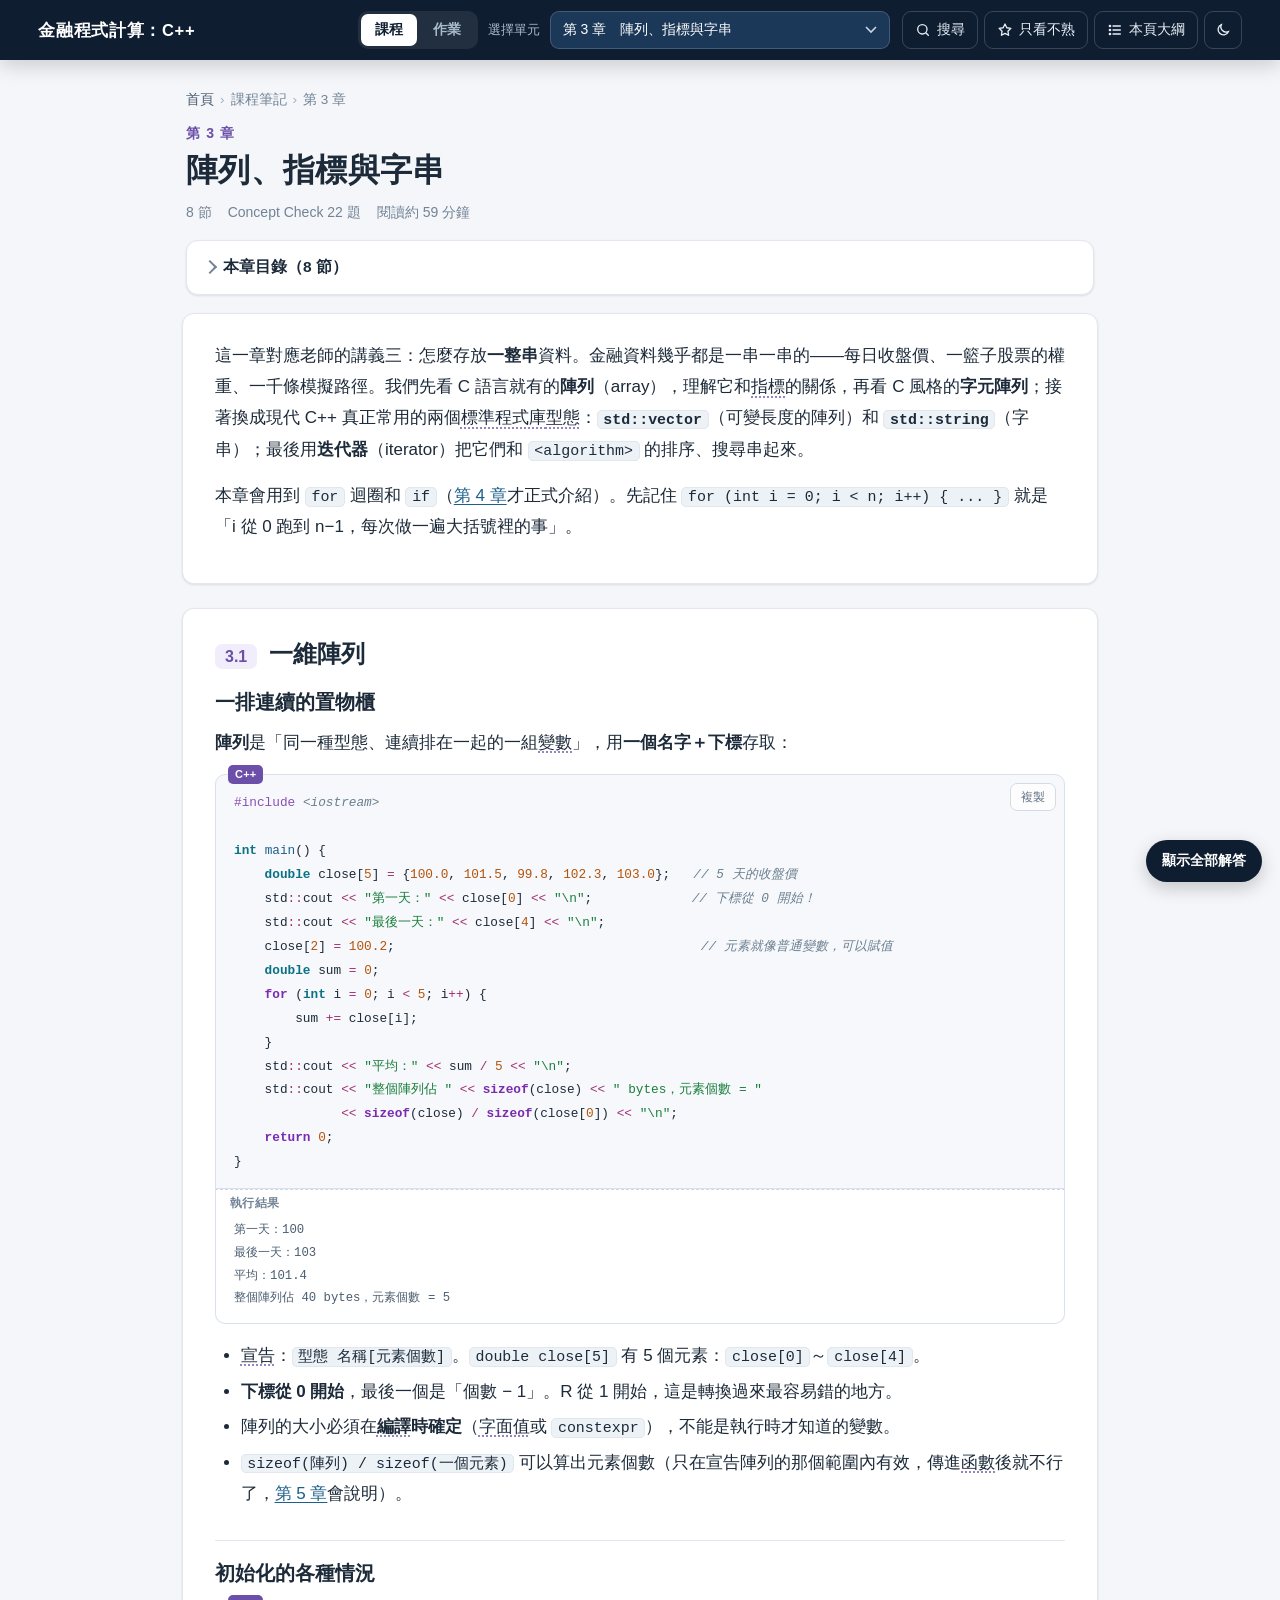
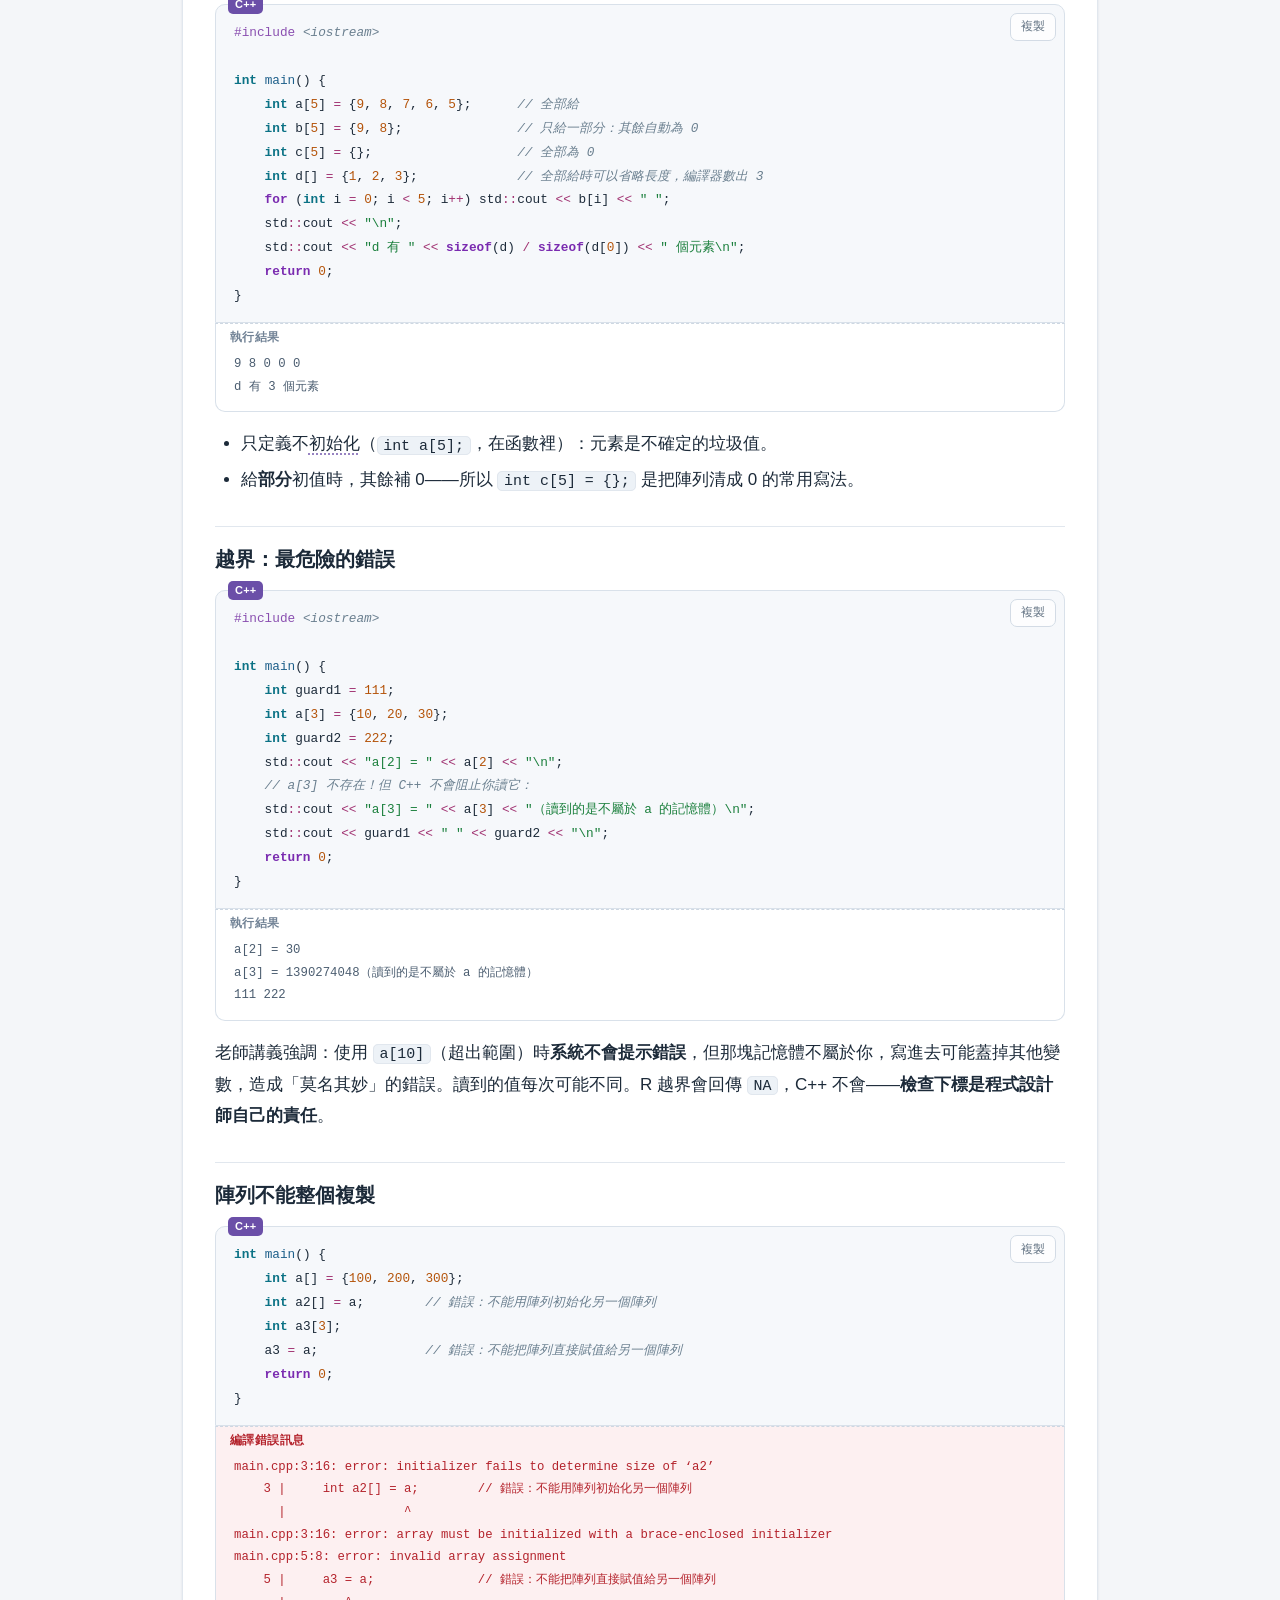
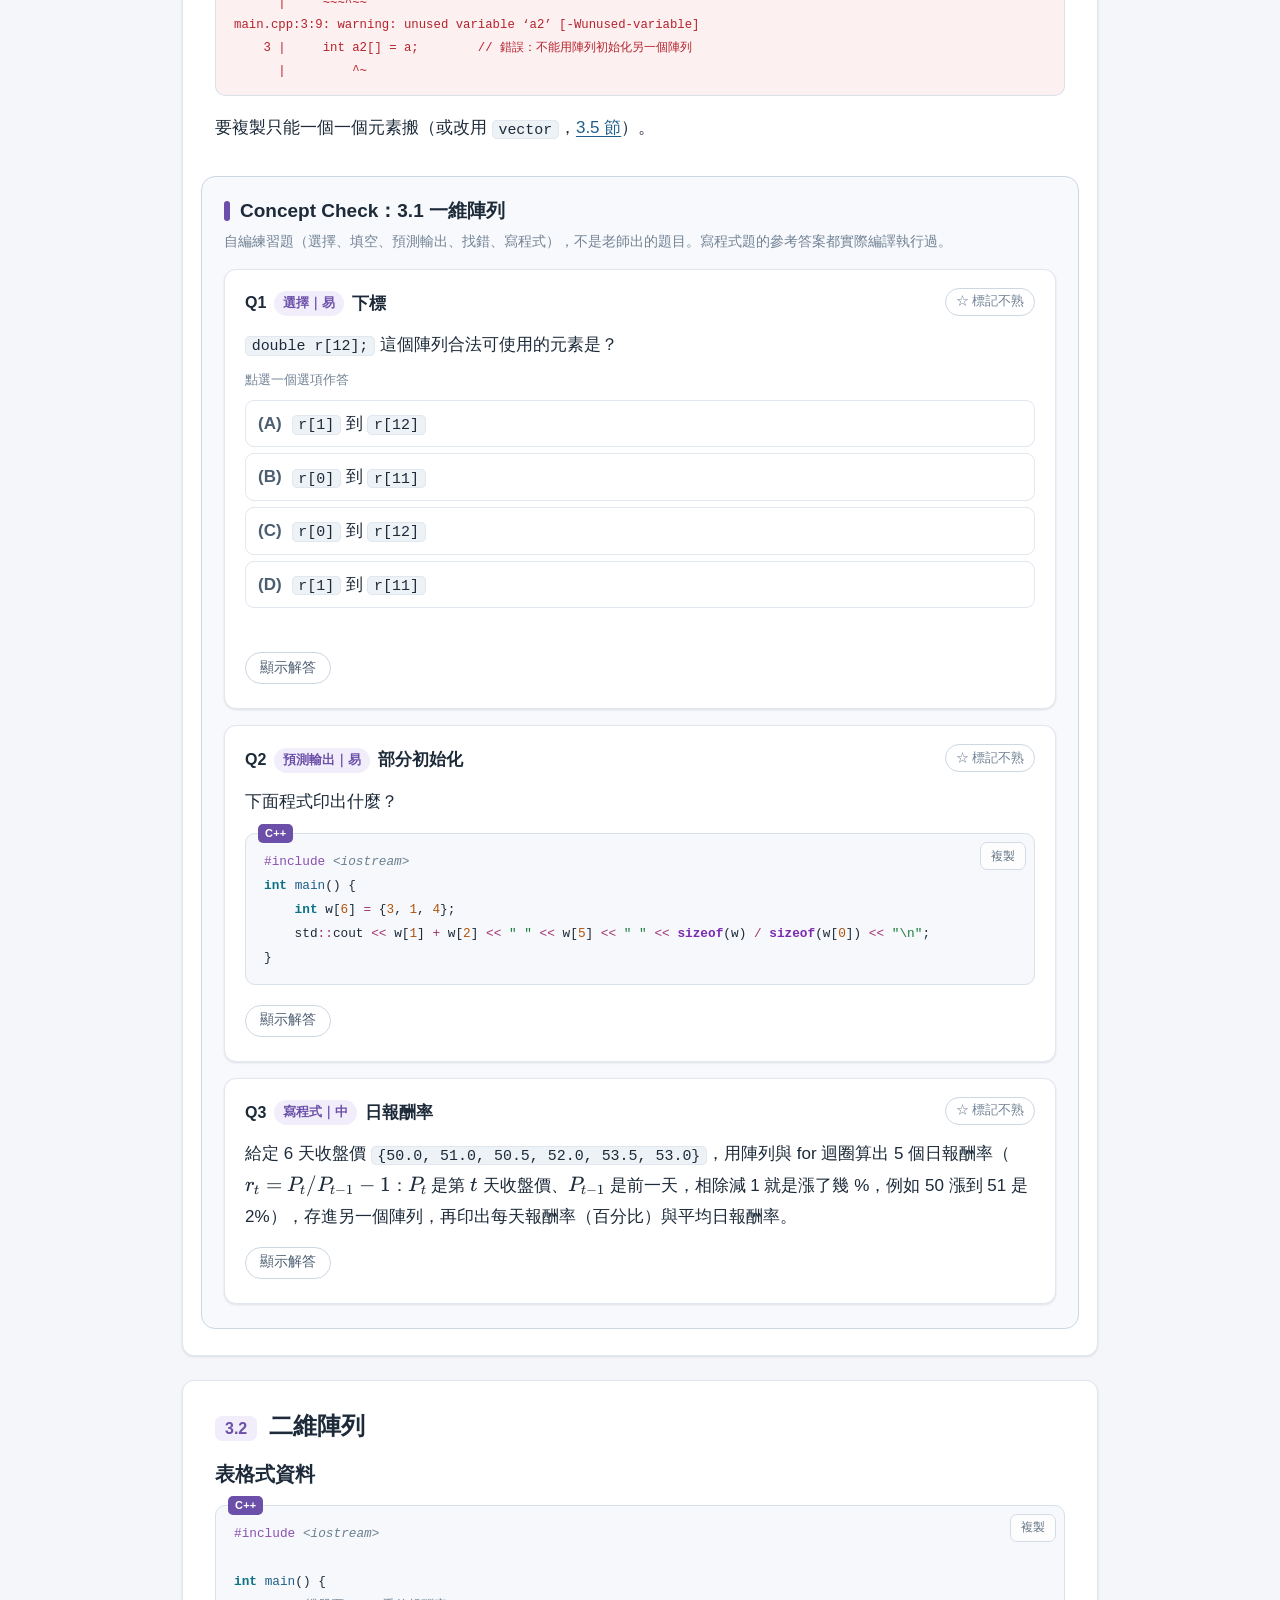
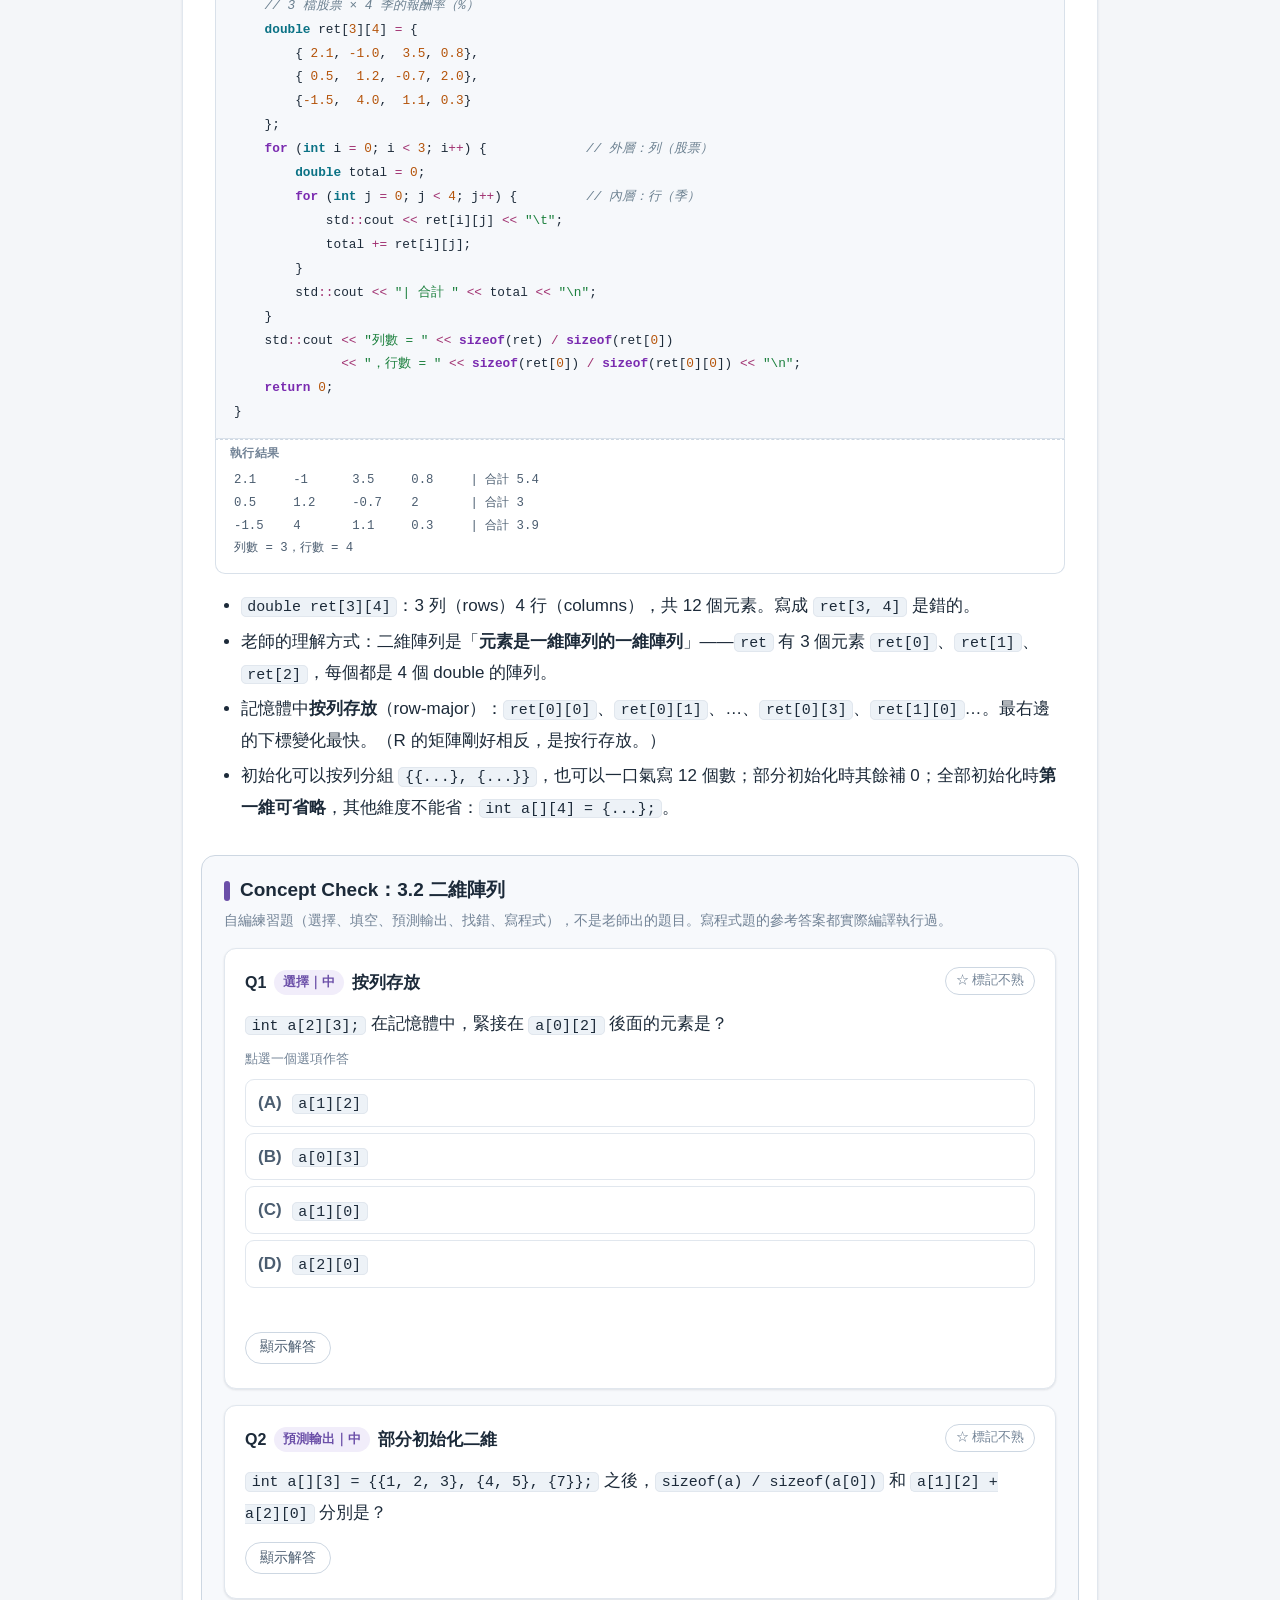
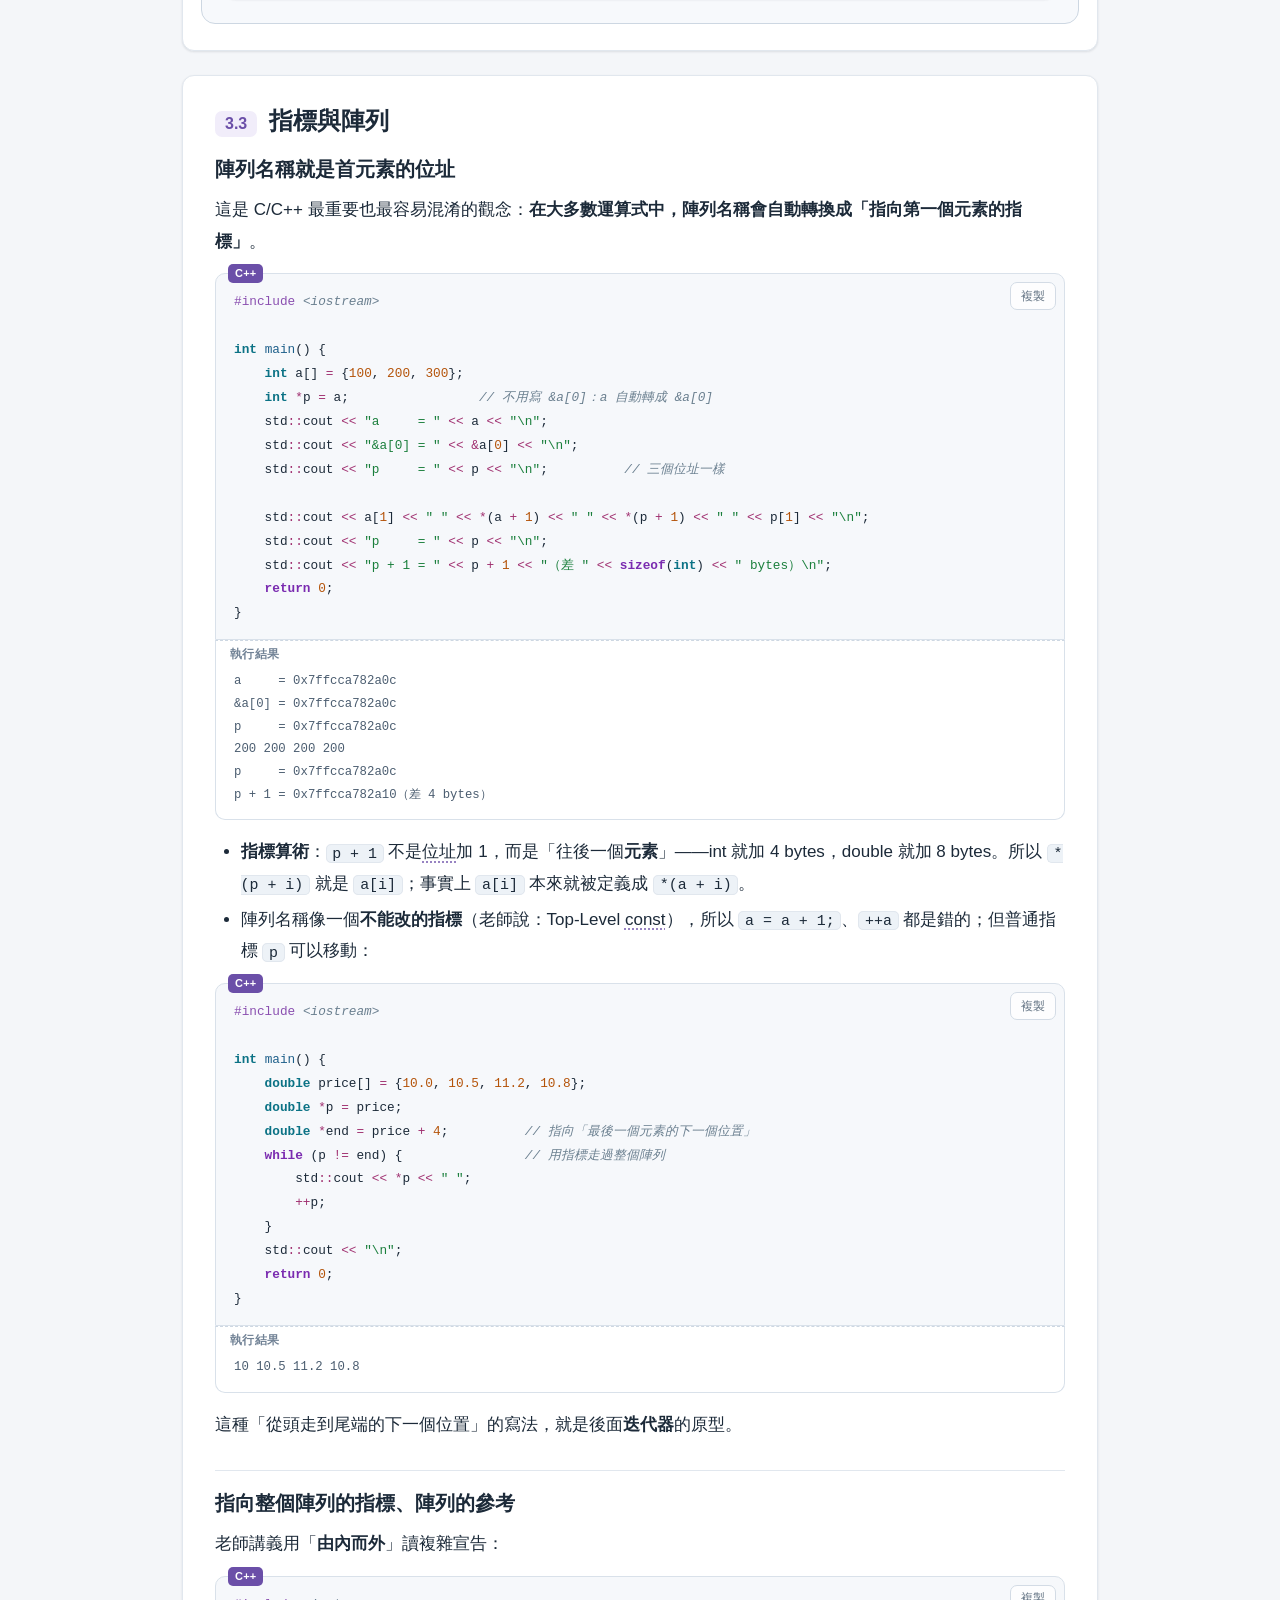
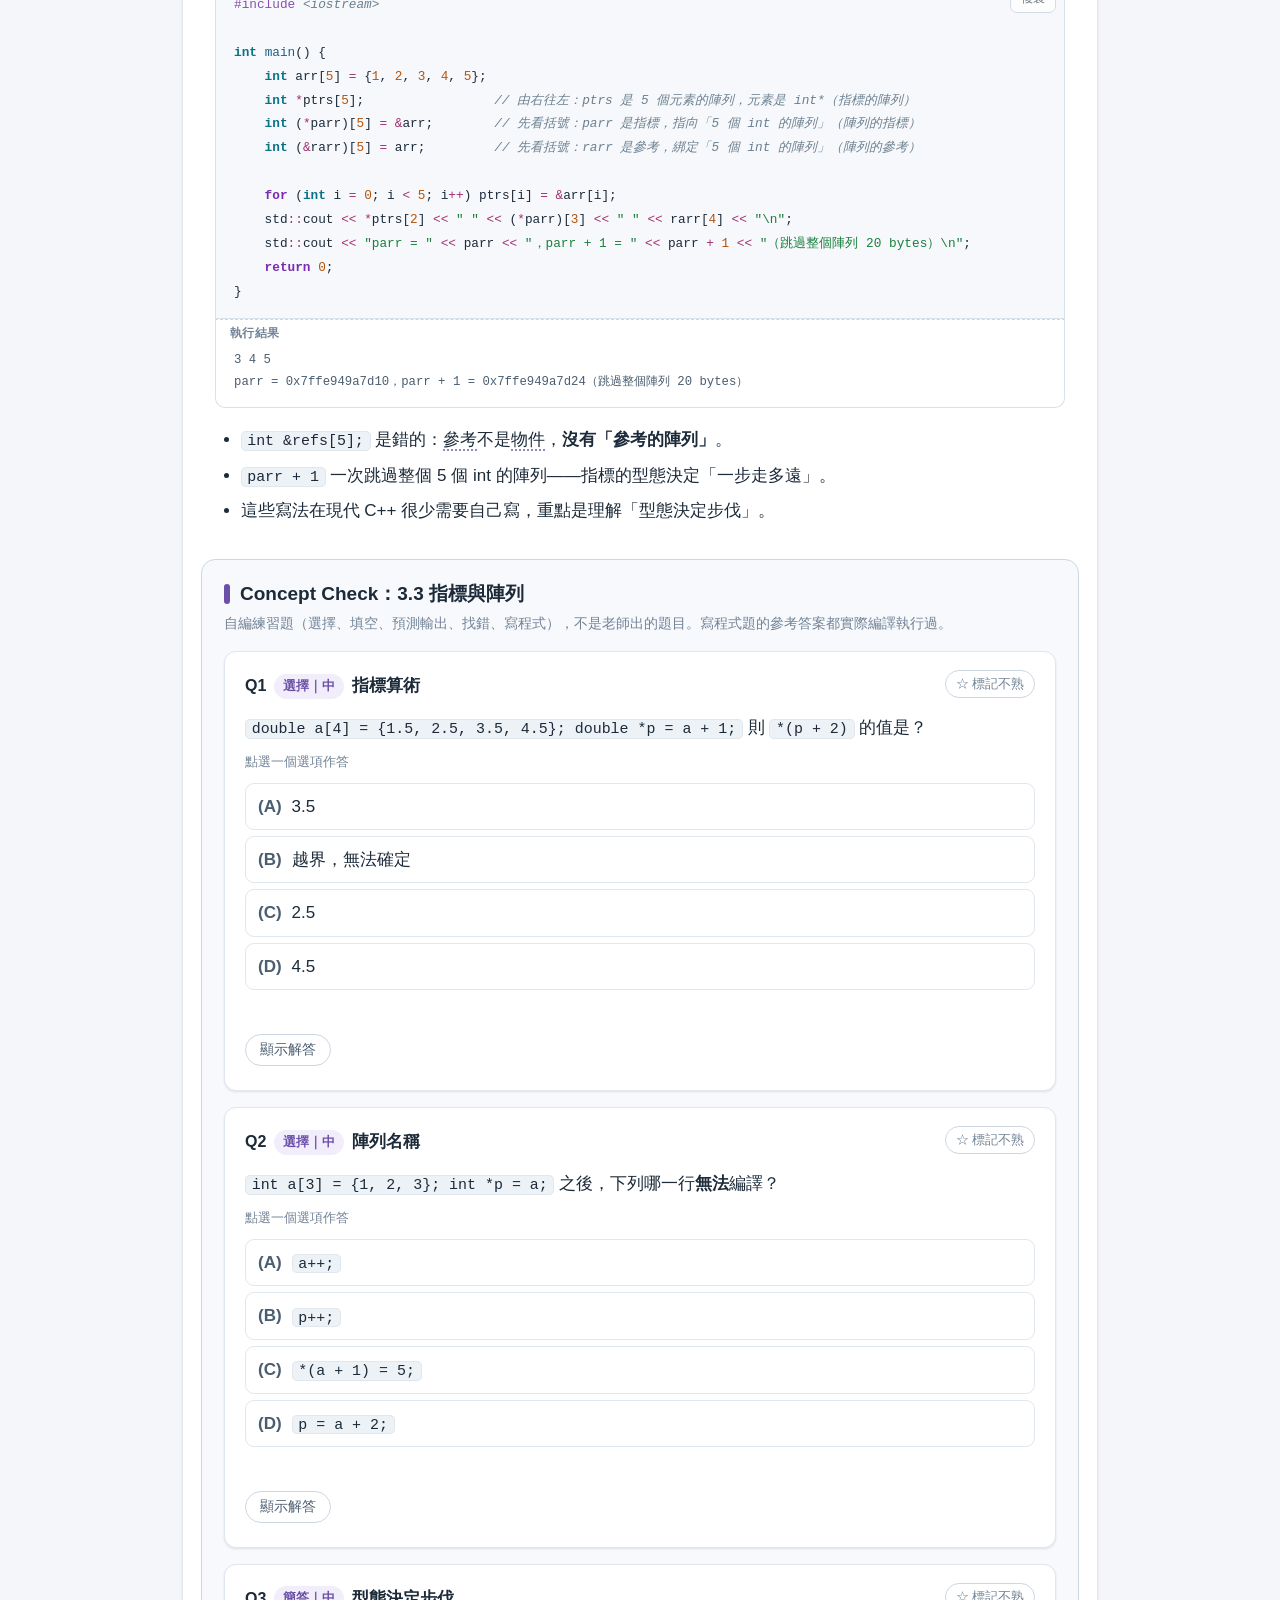
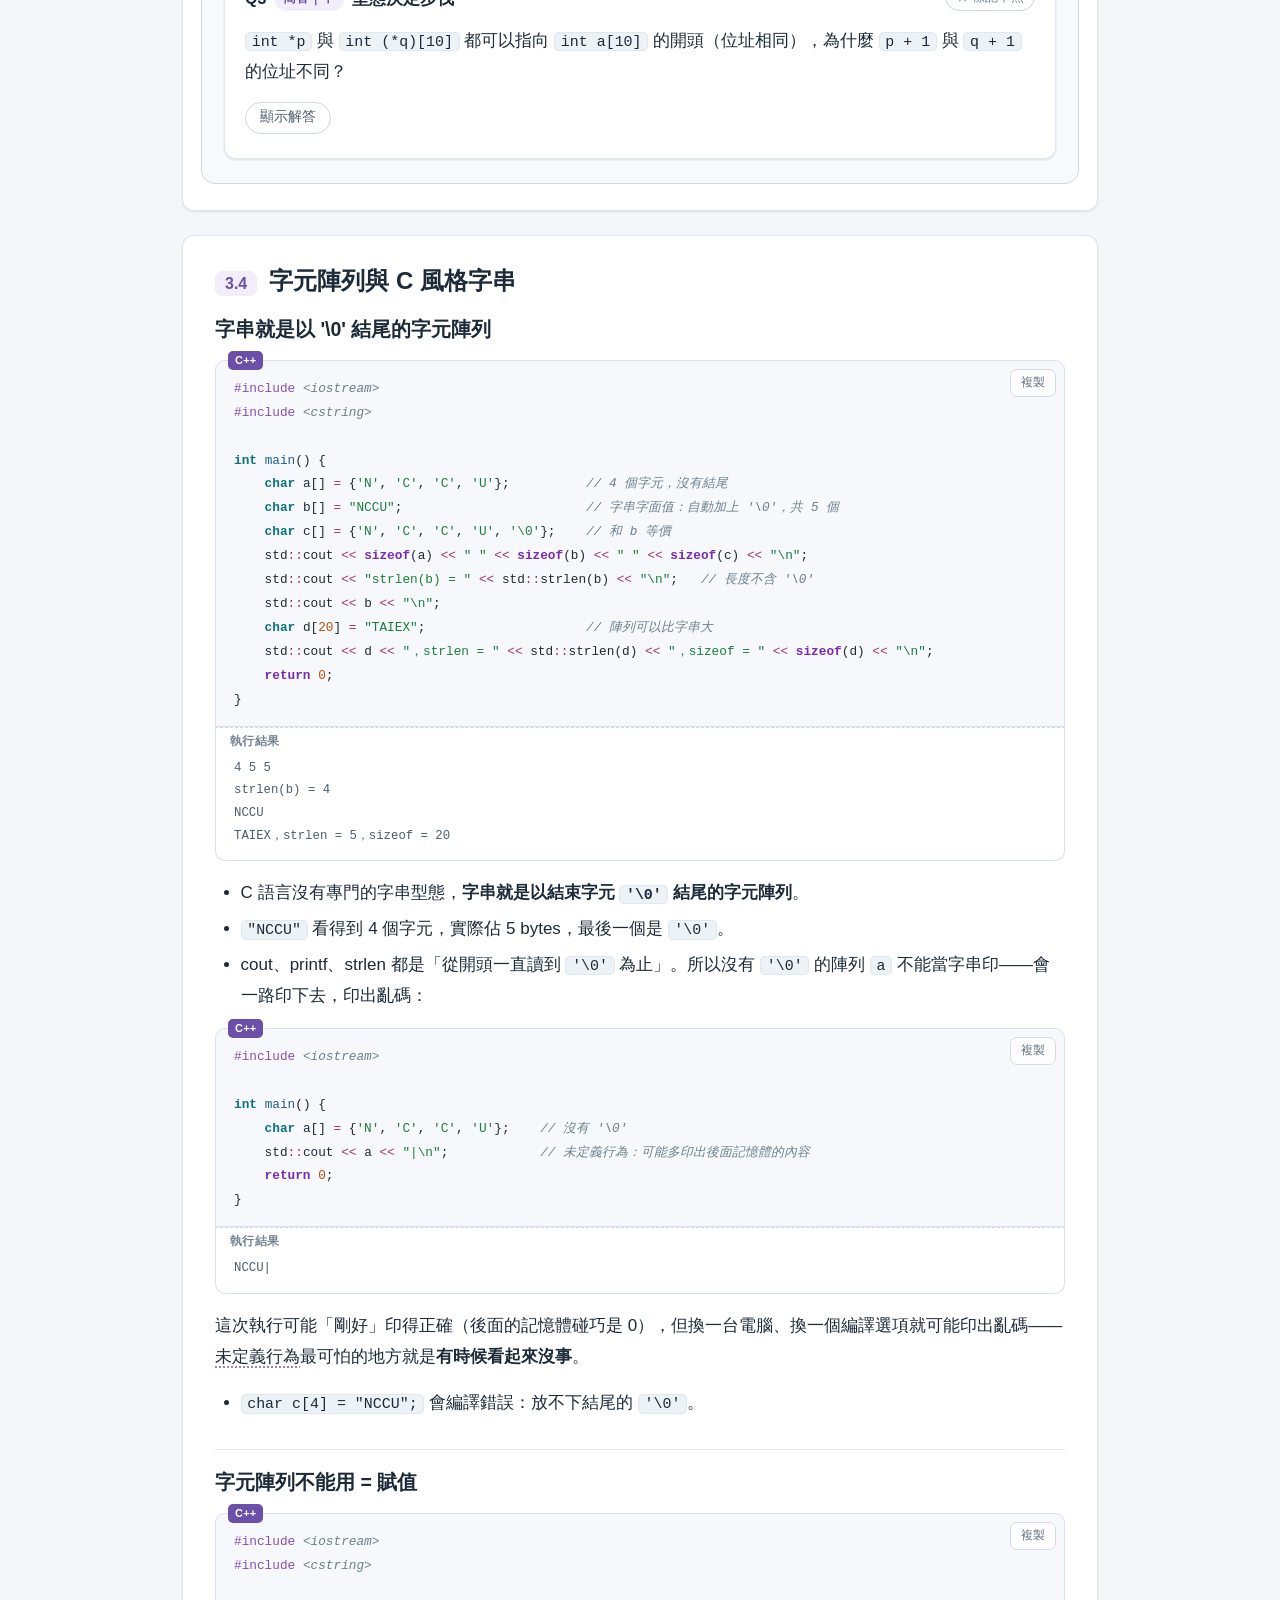
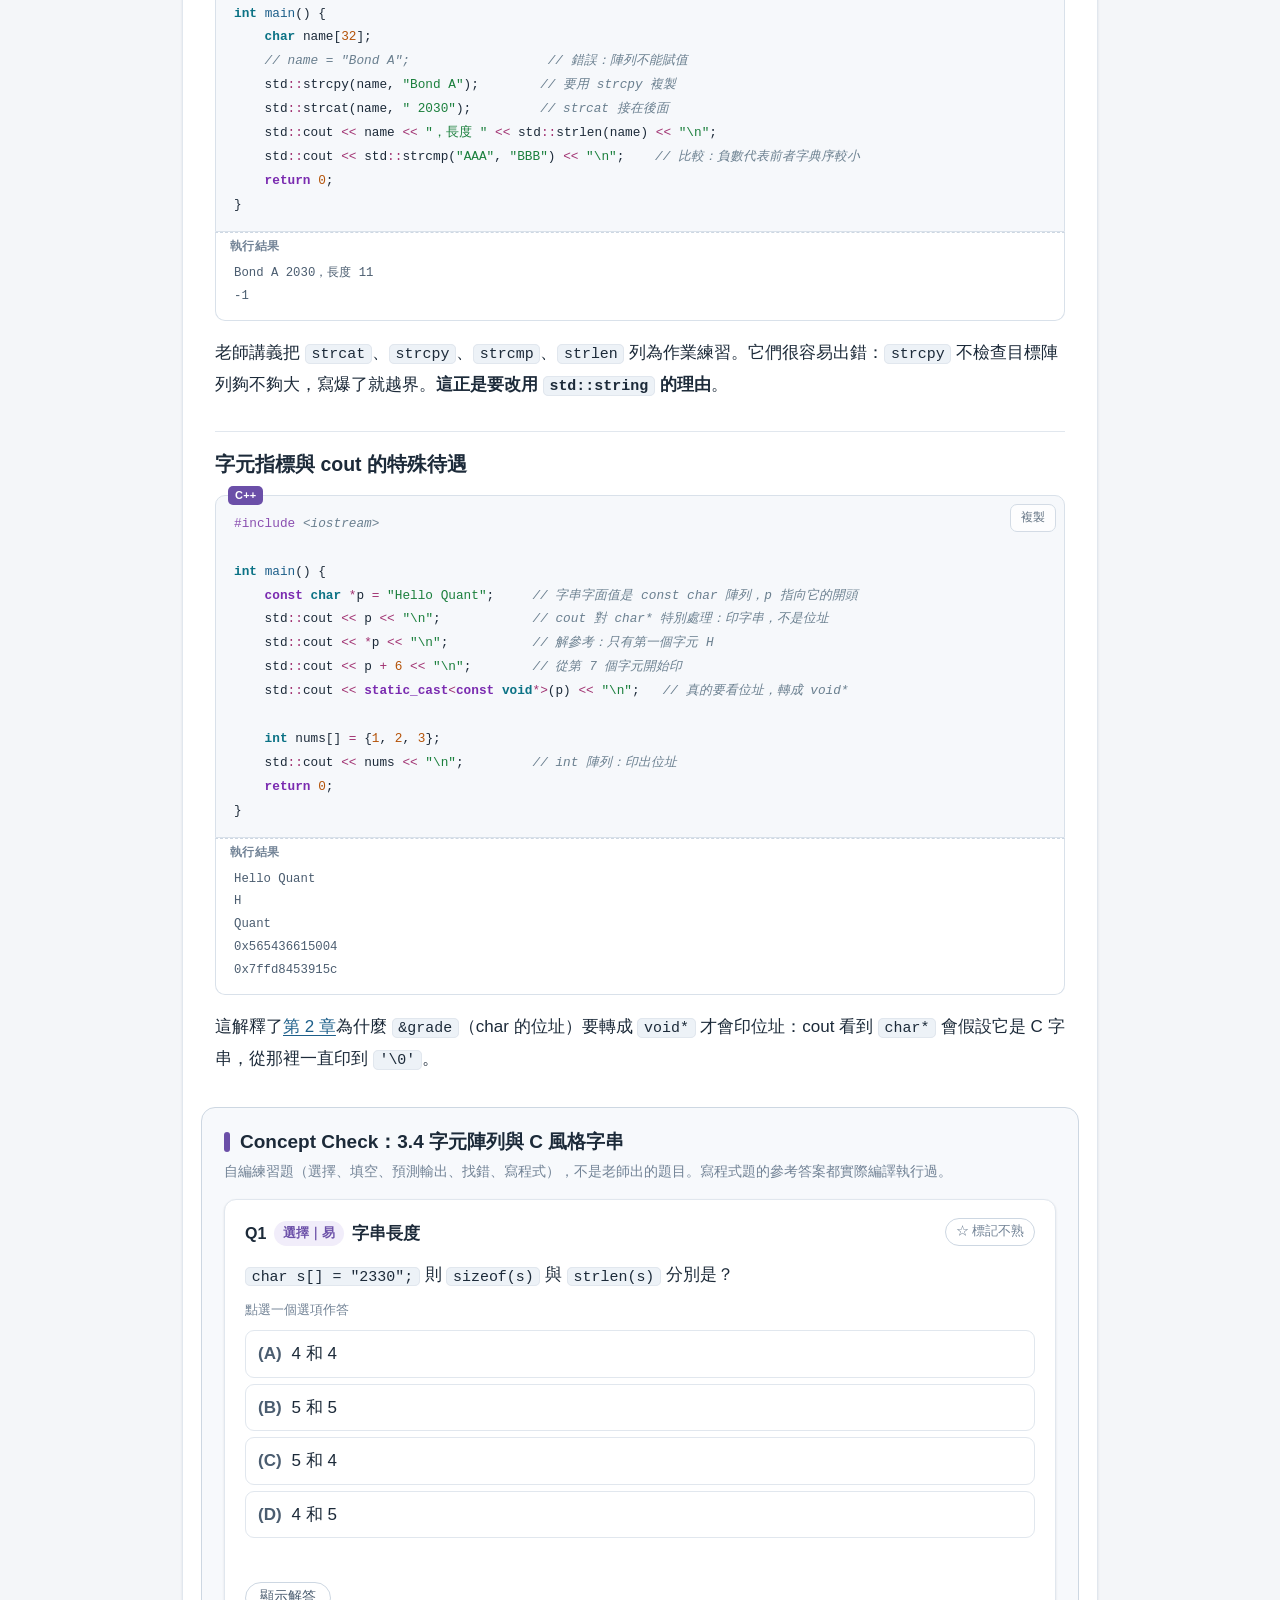
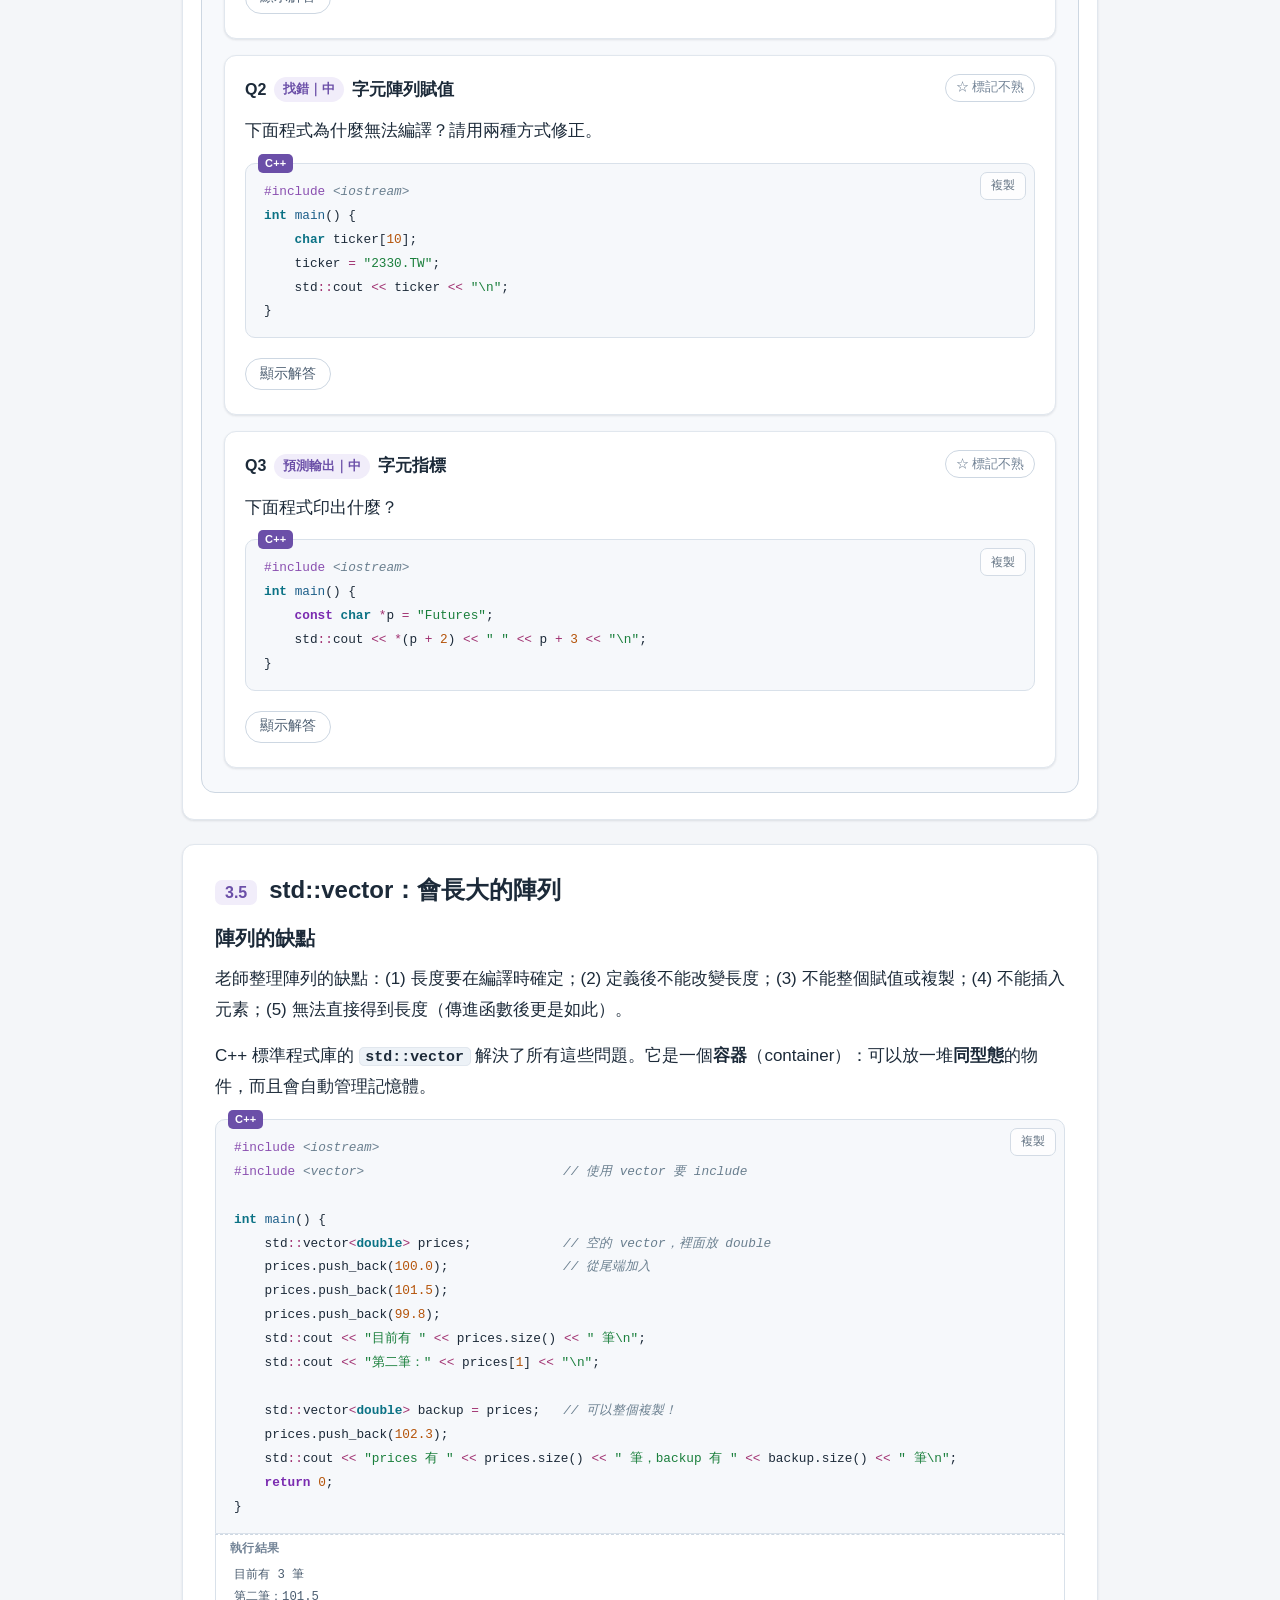
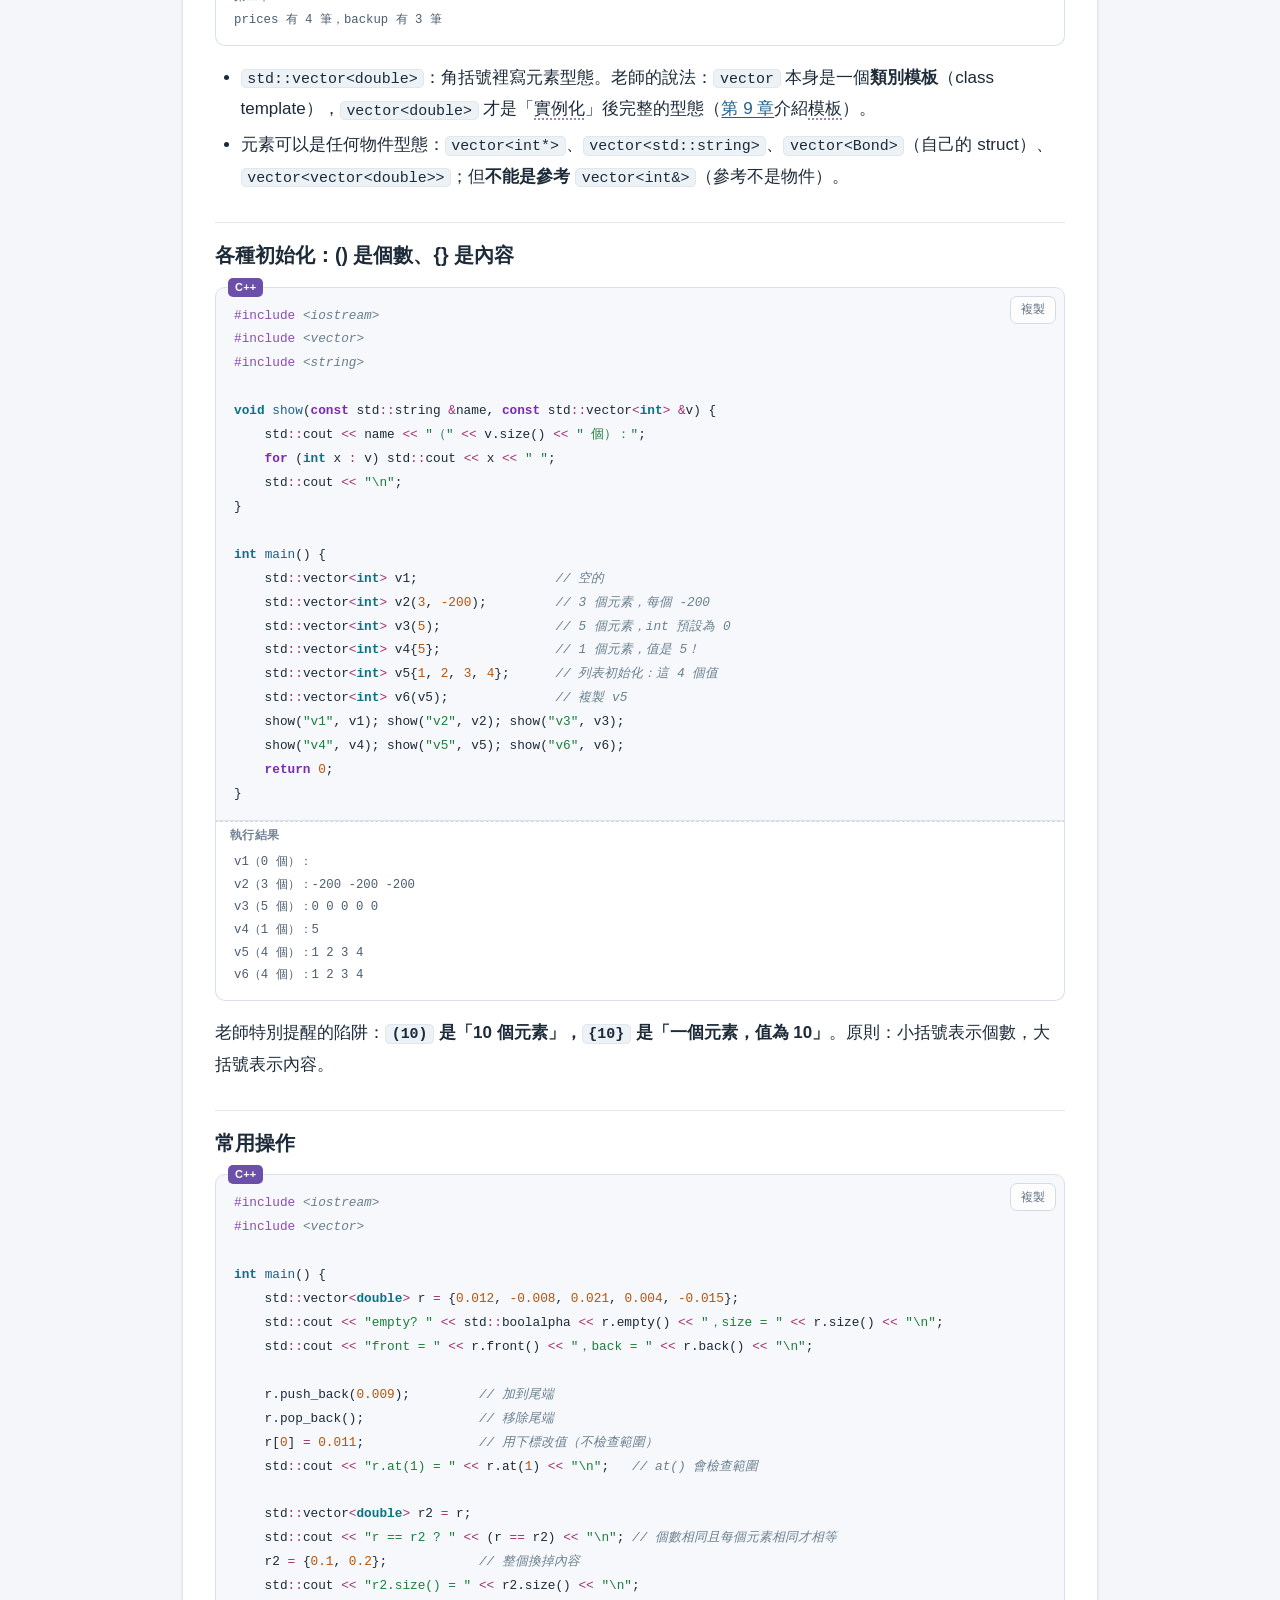
<file: ch03.html>
<!doctype html>
<html lang="zh-Hant"><head><meta charset="utf-8"><meta name="viewport" content="width=device-width,initial-scale=1">
<title>第 3 章 陣列、指標與字串｜金融程式計算：C++</title>
<meta name="color-scheme" content="light dark">
<script>try{var t=localStorage.getItem('notes:theme')||(window.matchMedia&&matchMedia('(prefers-color-scheme: dark)').matches?'dark':'light');document.documentElement.setAttribute('data-theme',t)}catch(e){}</script>
<link rel="stylesheet" href="assets/katex/katex.min.css">
<link rel="stylesheet" href="assets/style.css?v=ffd5af7f">

</head><body data-page="ch03" data-mode="course" data-course="cf" data-key="cf">
<a class="skip" href="#main">跳到主要內容</a>
<header class="topbar"><a class="brand" href="index.html" aria-label="金融程式計算：C++｜課程筆記首頁"><span>金融程式計算：C++</span><span class="sub">｜課程筆記</span></a>
<div class="pickers"><nav class="mode" aria-label="切換課程或作業"><a href="ch01.html" data-mode="course" class=on>課程</a><a href="hw01.html" data-mode="hw">作業</a></nav><label for="unitSelect">選擇單元</label><select id="unitSelect" aria-label="選擇單元"><option value="index.html">首頁：課程介紹與使用說明</option><option value="exam.html">工具：測驗模式</option><option value="notes.html">工具：我的重點與筆記</option><option value="ch01.html">第 1 章　C++ 簡介與第一支程式</option><option value="ch02.html">第 2 章　資料型態、變數與記憶體</option><option value="ch03.html" selected>第 3 章　陣列、指標與字串</option><option value="ch04.html">第 4 章　表達式、運算子與流程控制</option><option value="ch05.html">第 5 章　函數</option><option value="ch06.html">第 6 章　命名空間、預處理與記憶體管理</option><option value="ch07.html">第 7 章　類別 class（一）：封裝、建構與物件的一生</option><option value="ch08.html">第 8 章　類別 class（二）：繼承、多型與設計模式</option><option value="ch09.html">第 9 章　模板與泛型</option><option value="ch10.html">第 10 章　課程總結：從語法到量化程式庫</option></select></div></header>
<main class="wrap" id="main"><nav class="crumbs" aria-label="目前位置"><a href="index.html">首頁</a><span class="sep">›</span><span>課程筆記</span><span class="sep">›</span><span>第 3 章</span></nav><header class="ch-head"><p class=eyebrow>第 3 章</p><h1>陣列、指標與字串</h1><p class="ch-meta"><span>8 節</span><span>Concept Check 22 題</span><span>閱讀約 59 分鐘</span></p><details class="ch-toc"><summary>本章目錄（8 節）</summary><ol><li><a href="#s3-1"><span>3.1</span>一維陣列</a></li><li><a href="#s3-2"><span>3.2</span>二維陣列</a></li><li><a href="#s3-3"><span>3.3</span>指標與陣列</a></li><li><a href="#s3-4"><span>3.4</span>字元陣列與 C 風格字串</a></li><li><a href="#s3-5"><span>3.5</span>std::vector：會長大的陣列</a></li><li><a href="#s3-6"><span>3.6</span>std::string：好用的字串</a></li><li><a href="#s3-7"><span>3.7</span>迭代器：統一的「走訪」方式</a></li><li><a href="#s3-8"><span>3.8</span>本章小結</a></li></ol></details></header>
<div class="ch-intro"><p>這一章對應老師的講義三：怎麼存放<strong>一整串</strong>資料。金融資料幾乎都是一串一串的——每日收盤價、一籃子股票的權重、一千條模擬路徑。我們先看 C 語言就有的<strong>陣列</strong>（array），理解它和<span class="gl" tabindex="0" role="button" data-g="指標">指標</span>的關係，再看 C 風格的<strong>字元陣列</strong>；接著換成現代 C++ 真正常用的兩個<span class="gl" tabindex="0" role="button" data-g="標準程式庫">標準程式庫</span><span class="gl" tabindex="0" role="button" data-g="型態">型態</span>：<strong><code>std::vector</code></strong>（可變長度的陣列）和 <strong><code>std::string</code></strong>（字串）；最後用<strong>迭代器</strong>（iterator）把它們和 <code>&lt;algorithm&gt;</code> 的排序、搜尋串起來。</p>
<p>本章會用到 <code>for</code> 迴圈和 <code>if</code>（<a class="xref" href="ch04.html">第 4 章</a>才正式介紹）。先記住 <code>for (int i = 0; i &lt; n; i++) { ... }</code> 就是「i 從 0 跑到 n−1，每次做一遍大括號裡的事」。</p></div><section class="sec" id="s3-1" data-label="3.1 一維陣列"><h2><span class="num">3.1</span>一維陣列</h2><h3 id="s3-1-1">一排連續的置物櫃</h3>
<p><strong>陣列</strong>是「同一種型態、連續排在一起的一組<span class="gl" tabindex="0" role="button" data-g="變數">變數</span>」，用<strong>一個名字＋下標</strong>存取：</p>
<div class="code"><button class="copy" type="button" aria-label="複製程式碼">複製</button><span class="lang">C++</span><pre><code><span class="cp">#include</span><span class="w"> </span><span class="cpf">&lt;iostream&gt;</span>

<span class="kt">int</span><span class="w"> </span><span class="nf">main</span><span class="p">()</span><span class="w"> </span><span class="p">{</span>
<span class="w">    </span><span class="kt">double</span><span class="w"> </span><span class="n">close</span><span class="p">[</span><span class="mi">5</span><span class="p">]</span><span class="w"> </span><span class="o">=</span><span class="w"> </span><span class="p">{</span><span class="mf">100.0</span><span class="p">,</span><span class="w"> </span><span class="mf">101.5</span><span class="p">,</span><span class="w"> </span><span class="mf">99.8</span><span class="p">,</span><span class="w"> </span><span class="mf">102.3</span><span class="p">,</span><span class="w"> </span><span class="mf">103.0</span><span class="p">};</span><span class="w">   </span><span class="c1">// 5 天的收盤價</span>
<span class="w">    </span><span class="n">std</span><span class="o">::</span><span class="n">cout</span><span class="w"> </span><span class="o">&lt;&lt;</span><span class="w"> </span><span class="s">"第一天："</span><span class="w"> </span><span class="o">&lt;&lt;</span><span class="w"> </span><span class="n">close</span><span class="p">[</span><span class="mi">0</span><span class="p">]</span><span class="w"> </span><span class="o">&lt;&lt;</span><span class="w"> </span><span class="s">"</span><span class="se">\n</span><span class="s">"</span><span class="p">;</span><span class="w">             </span><span class="c1">// 下標從 0 開始！</span>
<span class="w">    </span><span class="n">std</span><span class="o">::</span><span class="n">cout</span><span class="w"> </span><span class="o">&lt;&lt;</span><span class="w"> </span><span class="s">"最後一天："</span><span class="w"> </span><span class="o">&lt;&lt;</span><span class="w"> </span><span class="n">close</span><span class="p">[</span><span class="mi">4</span><span class="p">]</span><span class="w"> </span><span class="o">&lt;&lt;</span><span class="w"> </span><span class="s">"</span><span class="se">\n</span><span class="s">"</span><span class="p">;</span>
<span class="w">    </span><span class="n">close</span><span class="p">[</span><span class="mi">2</span><span class="p">]</span><span class="w"> </span><span class="o">=</span><span class="w"> </span><span class="mf">100.2</span><span class="p">;</span><span class="w">                                        </span><span class="c1">// 元素就像普通變數，可以賦值</span>
<span class="w">    </span><span class="kt">double</span><span class="w"> </span><span class="n">sum</span><span class="w"> </span><span class="o">=</span><span class="w"> </span><span class="mi">0</span><span class="p">;</span>
<span class="w">    </span><span class="k">for</span><span class="w"> </span><span class="p">(</span><span class="kt">int</span><span class="w"> </span><span class="n">i</span><span class="w"> </span><span class="o">=</span><span class="w"> </span><span class="mi">0</span><span class="p">;</span><span class="w"> </span><span class="n">i</span><span class="w"> </span><span class="o">&lt;</span><span class="w"> </span><span class="mi">5</span><span class="p">;</span><span class="w"> </span><span class="n">i</span><span class="o">++</span><span class="p">)</span><span class="w"> </span><span class="p">{</span>
<span class="w">        </span><span class="n">sum</span><span class="w"> </span><span class="o">+=</span><span class="w"> </span><span class="n">close</span><span class="p">[</span><span class="n">i</span><span class="p">];</span>
<span class="w">    </span><span class="p">}</span>
<span class="w">    </span><span class="n">std</span><span class="o">::</span><span class="n">cout</span><span class="w"> </span><span class="o">&lt;&lt;</span><span class="w"> </span><span class="s">"平均："</span><span class="w"> </span><span class="o">&lt;&lt;</span><span class="w"> </span><span class="n">sum</span><span class="w"> </span><span class="o">/</span><span class="w"> </span><span class="mi">5</span><span class="w"> </span><span class="o">&lt;&lt;</span><span class="w"> </span><span class="s">"</span><span class="se">\n</span><span class="s">"</span><span class="p">;</span>
<span class="w">    </span><span class="n">std</span><span class="o">::</span><span class="n">cout</span><span class="w"> </span><span class="o">&lt;&lt;</span><span class="w"> </span><span class="s">"整個陣列佔 "</span><span class="w"> </span><span class="o">&lt;&lt;</span><span class="w"> </span><span class="k">sizeof</span><span class="p">(</span><span class="n">close</span><span class="p">)</span><span class="w"> </span><span class="o">&lt;&lt;</span><span class="w"> </span><span class="s">" bytes，元素個數 = "</span>
<span class="w">              </span><span class="o">&lt;&lt;</span><span class="w"> </span><span class="k">sizeof</span><span class="p">(</span><span class="n">close</span><span class="p">)</span><span class="w"> </span><span class="o">/</span><span class="w"> </span><span class="k">sizeof</span><span class="p">(</span><span class="n">close</span><span class="p">[</span><span class="mi">0</span><span class="p">])</span><span class="w"> </span><span class="o">&lt;&lt;</span><span class="w"> </span><span class="s">"</span><span class="se">\n</span><span class="s">"</span><span class="p">;</span>
<span class="w">    </span><span class="k">return</span><span class="w"> </span><span class="mi">0</span><span class="p">;</span>
<span class="p">}</span>
</code></pre></div>
<pre class="out" data-title="執行結果"><code>第一天：100
最後一天：103
平均：101.4
整個陣列佔 40 bytes，元素個數 = 5</code></pre>
<ul>
<li><span class="gl" tabindex="0" role="button" data-g="宣告">宣告</span>：<code>型態 名稱[元素個數]</code>。<code>double close[5]</code> 有 5 個元素：<code>close[0]</code>～<code>close[4]</code>。</li>
<li><strong>下標從 0 開始</strong>，最後一個是「個數 − 1」。R 從 1 開始，這是轉換過來最容易錯的地方。</li>
<li>陣列的大小必須在<strong><span class="gl" tabindex="0" role="button" data-g="編譯">編譯</span>時確定</strong>（<span class="gl" tabindex="0" role="button" data-g="字面值">字面值</span>或 <code>constexpr</code>），不能是執行時才知道的變數。</li>
<li><code>sizeof(陣列) / sizeof(一個元素)</code> 可以算出元素個數（只在宣告陣列的那個範圍內有效，傳進<span class="gl" tabindex="0" role="button" data-g="函數">函數</span>後就不行了，<a class="xref" href="ch05.html">第 5 章</a>會說明）。</li>
</ul>
<h3 id="s3-1-2">初始化的各種情況</h3>
<div class="code"><button class="copy" type="button" aria-label="複製程式碼">複製</button><span class="lang">C++</span><pre><code><span class="cp">#include</span><span class="w"> </span><span class="cpf">&lt;iostream&gt;</span>

<span class="kt">int</span><span class="w"> </span><span class="nf">main</span><span class="p">()</span><span class="w"> </span><span class="p">{</span>
<span class="w">    </span><span class="kt">int</span><span class="w"> </span><span class="n">a</span><span class="p">[</span><span class="mi">5</span><span class="p">]</span><span class="w"> </span><span class="o">=</span><span class="w"> </span><span class="p">{</span><span class="mi">9</span><span class="p">,</span><span class="w"> </span><span class="mi">8</span><span class="p">,</span><span class="w"> </span><span class="mi">7</span><span class="p">,</span><span class="w"> </span><span class="mi">6</span><span class="p">,</span><span class="w"> </span><span class="mi">5</span><span class="p">};</span><span class="w">      </span><span class="c1">// 全部給</span>
<span class="w">    </span><span class="kt">int</span><span class="w"> </span><span class="n">b</span><span class="p">[</span><span class="mi">5</span><span class="p">]</span><span class="w"> </span><span class="o">=</span><span class="w"> </span><span class="p">{</span><span class="mi">9</span><span class="p">,</span><span class="w"> </span><span class="mi">8</span><span class="p">};</span><span class="w">               </span><span class="c1">// 只給一部分：其餘自動為 0</span>
<span class="w">    </span><span class="kt">int</span><span class="w"> </span><span class="n">c</span><span class="p">[</span><span class="mi">5</span><span class="p">]</span><span class="w"> </span><span class="o">=</span><span class="w"> </span><span class="p">{};</span><span class="w">                   </span><span class="c1">// 全部為 0</span>
<span class="w">    </span><span class="kt">int</span><span class="w"> </span><span class="n">d</span><span class="p">[]</span><span class="w"> </span><span class="o">=</span><span class="w"> </span><span class="p">{</span><span class="mi">1</span><span class="p">,</span><span class="w"> </span><span class="mi">2</span><span class="p">,</span><span class="w"> </span><span class="mi">3</span><span class="p">};</span><span class="w">             </span><span class="c1">// 全部給時可以省略長度，編譯器數出 3</span>
<span class="w">    </span><span class="k">for</span><span class="w"> </span><span class="p">(</span><span class="kt">int</span><span class="w"> </span><span class="n">i</span><span class="w"> </span><span class="o">=</span><span class="w"> </span><span class="mi">0</span><span class="p">;</span><span class="w"> </span><span class="n">i</span><span class="w"> </span><span class="o">&lt;</span><span class="w"> </span><span class="mi">5</span><span class="p">;</span><span class="w"> </span><span class="n">i</span><span class="o">++</span><span class="p">)</span><span class="w"> </span><span class="n">std</span><span class="o">::</span><span class="n">cout</span><span class="w"> </span><span class="o">&lt;&lt;</span><span class="w"> </span><span class="n">b</span><span class="p">[</span><span class="n">i</span><span class="p">]</span><span class="w"> </span><span class="o">&lt;&lt;</span><span class="w"> </span><span class="s">" "</span><span class="p">;</span>
<span class="w">    </span><span class="n">std</span><span class="o">::</span><span class="n">cout</span><span class="w"> </span><span class="o">&lt;&lt;</span><span class="w"> </span><span class="s">"</span><span class="se">\n</span><span class="s">"</span><span class="p">;</span>
<span class="w">    </span><span class="n">std</span><span class="o">::</span><span class="n">cout</span><span class="w"> </span><span class="o">&lt;&lt;</span><span class="w"> </span><span class="s">"d 有 "</span><span class="w"> </span><span class="o">&lt;&lt;</span><span class="w"> </span><span class="k">sizeof</span><span class="p">(</span><span class="n">d</span><span class="p">)</span><span class="w"> </span><span class="o">/</span><span class="w"> </span><span class="k">sizeof</span><span class="p">(</span><span class="n">d</span><span class="p">[</span><span class="mi">0</span><span class="p">])</span><span class="w"> </span><span class="o">&lt;&lt;</span><span class="w"> </span><span class="s">" 個元素</span><span class="se">\n</span><span class="s">"</span><span class="p">;</span>
<span class="w">    </span><span class="k">return</span><span class="w"> </span><span class="mi">0</span><span class="p">;</span>
<span class="p">}</span>
</code></pre></div>
<pre class="out" data-title="執行結果"><code>9 8 0 0 0 
d 有 3 個元素</code></pre>
<ul>
<li>只定義不<span class="gl" tabindex="0" role="button" data-g="初始化">初始化</span>（<code>int a[5];</code>，在函數裡）：元素是不確定的垃圾值。</li>
<li>給<strong>部分</strong>初值時，其餘補 0——所以 <code>int c[5] = {};</code> 是把陣列清成 0 的常用寫法。</li>
</ul>
<h3 id="s3-1-3">越界：最危險的錯誤</h3>
<div class="code"><button class="copy" type="button" aria-label="複製程式碼">複製</button><span class="lang">C++</span><pre><code><span class="cp">#include</span><span class="w"> </span><span class="cpf">&lt;iostream&gt;</span>

<span class="kt">int</span><span class="w"> </span><span class="nf">main</span><span class="p">()</span><span class="w"> </span><span class="p">{</span>
<span class="w">    </span><span class="kt">int</span><span class="w"> </span><span class="n">guard1</span><span class="w"> </span><span class="o">=</span><span class="w"> </span><span class="mi">111</span><span class="p">;</span>
<span class="w">    </span><span class="kt">int</span><span class="w"> </span><span class="n">a</span><span class="p">[</span><span class="mi">3</span><span class="p">]</span><span class="w"> </span><span class="o">=</span><span class="w"> </span><span class="p">{</span><span class="mi">10</span><span class="p">,</span><span class="w"> </span><span class="mi">20</span><span class="p">,</span><span class="w"> </span><span class="mi">30</span><span class="p">};</span>
<span class="w">    </span><span class="kt">int</span><span class="w"> </span><span class="n">guard2</span><span class="w"> </span><span class="o">=</span><span class="w"> </span><span class="mi">222</span><span class="p">;</span>
<span class="w">    </span><span class="n">std</span><span class="o">::</span><span class="n">cout</span><span class="w"> </span><span class="o">&lt;&lt;</span><span class="w"> </span><span class="s">"a[2] = "</span><span class="w"> </span><span class="o">&lt;&lt;</span><span class="w"> </span><span class="n">a</span><span class="p">[</span><span class="mi">2</span><span class="p">]</span><span class="w"> </span><span class="o">&lt;&lt;</span><span class="w"> </span><span class="s">"</span><span class="se">\n</span><span class="s">"</span><span class="p">;</span>
<span class="w">    </span><span class="c1">// a[3] 不存在！但 C++ 不會阻止你讀它：</span>
<span class="w">    </span><span class="n">std</span><span class="o">::</span><span class="n">cout</span><span class="w"> </span><span class="o">&lt;&lt;</span><span class="w"> </span><span class="s">"a[3] = "</span><span class="w"> </span><span class="o">&lt;&lt;</span><span class="w"> </span><span class="n">a</span><span class="p">[</span><span class="mi">3</span><span class="p">]</span><span class="w"> </span><span class="o">&lt;&lt;</span><span class="w"> </span><span class="s">"（讀到的是不屬於 a 的記憶體）</span><span class="se">\n</span><span class="s">"</span><span class="p">;</span>
<span class="w">    </span><span class="n">std</span><span class="o">::</span><span class="n">cout</span><span class="w"> </span><span class="o">&lt;&lt;</span><span class="w"> </span><span class="n">guard1</span><span class="w"> </span><span class="o">&lt;&lt;</span><span class="w"> </span><span class="s">" "</span><span class="w"> </span><span class="o">&lt;&lt;</span><span class="w"> </span><span class="n">guard2</span><span class="w"> </span><span class="o">&lt;&lt;</span><span class="w"> </span><span class="s">"</span><span class="se">\n</span><span class="s">"</span><span class="p">;</span>
<span class="w">    </span><span class="k">return</span><span class="w"> </span><span class="mi">0</span><span class="p">;</span>
<span class="p">}</span>
</code></pre></div>
<pre class="out" data-title="執行結果"><code>a[2] = 30
a[3] = 1390274048（讀到的是不屬於 a 的記憶體）
111 222</code></pre>
<p>老師講義強調：使用 <code>a[10]</code>（超出範圍）時<strong>系統不會提示錯誤</strong>，但那塊記憶體不屬於你，寫進去可能蓋掉其他變數，造成「莫名其妙」的錯誤。讀到的值每次可能不同。R 越界會回傳 <code>NA</code>，C++ 不會——<strong>檢查下標是程式設計師自己的責任</strong>。</p>
<h3 id="s3-1-4">陣列不能整個複製</h3>
<div class="code"><button class="copy" type="button" aria-label="複製程式碼">複製</button><span class="lang">C++</span><pre><code><span class="kt">int</span><span class="w"> </span><span class="nf">main</span><span class="p">()</span><span class="w"> </span><span class="p">{</span>
<span class="w">    </span><span class="kt">int</span><span class="w"> </span><span class="n">a</span><span class="p">[]</span><span class="w"> </span><span class="o">=</span><span class="w"> </span><span class="p">{</span><span class="mi">100</span><span class="p">,</span><span class="w"> </span><span class="mi">200</span><span class="p">,</span><span class="w"> </span><span class="mi">300</span><span class="p">};</span>
<span class="w">    </span><span class="kt">int</span><span class="w"> </span><span class="n">a2</span><span class="p">[]</span><span class="w"> </span><span class="o">=</span><span class="w"> </span><span class="n">a</span><span class="p">;</span><span class="w">        </span><span class="c1">// 錯誤：不能用陣列初始化另一個陣列</span>
<span class="w">    </span><span class="kt">int</span><span class="w"> </span><span class="n">a3</span><span class="p">[</span><span class="mi">3</span><span class="p">];</span>
<span class="w">    </span><span class="n">a3</span><span class="w"> </span><span class="o">=</span><span class="w"> </span><span class="n">a</span><span class="p">;</span><span class="w">              </span><span class="c1">// 錯誤：不能把陣列直接賦值給另一個陣列</span>
<span class="w">    </span><span class="k">return</span><span class="w"> </span><span class="mi">0</span><span class="p">;</span>
<span class="p">}</span>
</code></pre></div>
<pre class="out err" data-title="編譯錯誤訊息"><code>main.cpp:3:16: error: initializer fails to determine size of ‘a2’
    3 |     int a2[] = a;        // 錯誤：不能用陣列初始化另一個陣列
      |                ^
main.cpp:3:16: error: array must be initialized with a brace-enclosed initializer
main.cpp:5:8: error: invalid array assignment
    5 |     a3 = a;              // 錯誤：不能把陣列直接賦值給另一個陣列
      |     ~~~^~~
main.cpp:3:9: warning: unused variable ‘a2’ [-Wunused-variable]
    3 |     int a2[] = a;        // 錯誤：不能用陣列初始化另一個陣列
      |         ^~</code></pre>
<p>要複製只能一個一個元素搬（或改用 <code>vector</code>，<a class="xref" href="#s3-5">3.5 節</a>）。</p><section class="cc" id="cc-s3-1"><h3 class="cc-h">Concept Check：3.1 一維陣列</h3><p class="cc-note">自編練習題（選擇、填空、預測輸出、找錯、寫程式），不是老師出的題目。寫程式題的參考答案都實際編譯執行過。</p><article class="q" id="q-s3-1-1" data-key="B" data-label="3.1 一維陣列 Q1"><div class="q-meta"><h4><a href="#q-s3-1-1">Q1</a></h4><span class="q-kind">選擇｜易</span><span class="q-title">下標</span></div><div class="q-text"><p><code>double r[12];</code> 這個陣列合法可使用的元素是？</p></div><ol class="opts"><li data-k="A"><b>(A)</b><span><code>r[1]</code> 到 <code>r[12]</code></span></li><li data-k="B"><b>(B)</b><span><code>r[0]</code> 到 <code>r[11]</code></span></li><li data-k="C"><b>(C)</b><span><code>r[0]</code> 到 <code>r[12]</code></span></li><li data-k="D"><b>(D)</b><span><code>r[1]</code> 到 <code>r[11]</code></span></li></ol><button class="toggle" type="button" aria-expanded="false">顯示解答</button><div class="sol" hidden><div class="ans"><strong>答案 (B)</strong><p><code>r[0]</code> 到 <code>r[11]</code></p></div><div class="why"><p class="sh">解析</p><p>下標從 0 開始，12 個元素的最後一個是 r[11]。使用 r[12] 是越界，編譯器不會阻止。</p></div></div></article><article class="q" id="q-s3-1-2" data-label="3.1 一維陣列 Q2"><div class="q-meta"><h4><a href="#q-s3-1-2">Q2</a></h4><span class="q-kind">預測輸出｜易</span><span class="q-title">部分初始化</span></div><div class="q-text"><p>下面程式印出什麼？</p>
<div class="code"><button class="copy" type="button" aria-label="複製程式碼">複製</button><span class="lang">C++</span><pre><code><span class="cp">#include</span><span class="w"> </span><span class="cpf">&lt;iostream&gt;</span>
<span class="kt">int</span><span class="w"> </span><span class="nf">main</span><span class="p">()</span><span class="w"> </span><span class="p">{</span>
<span class="w">    </span><span class="kt">int</span><span class="w"> </span><span class="n">w</span><span class="p">[</span><span class="mi">6</span><span class="p">]</span><span class="w"> </span><span class="o">=</span><span class="w"> </span><span class="p">{</span><span class="mi">3</span><span class="p">,</span><span class="w"> </span><span class="mi">1</span><span class="p">,</span><span class="w"> </span><span class="mi">4</span><span class="p">};</span>
<span class="w">    </span><span class="n">std</span><span class="o">::</span><span class="n">cout</span><span class="w"> </span><span class="o">&lt;&lt;</span><span class="w"> </span><span class="n">w</span><span class="p">[</span><span class="mi">1</span><span class="p">]</span><span class="w"> </span><span class="o">+</span><span class="w"> </span><span class="n">w</span><span class="p">[</span><span class="mi">2</span><span class="p">]</span><span class="w"> </span><span class="o">&lt;&lt;</span><span class="w"> </span><span class="s">" "</span><span class="w"> </span><span class="o">&lt;&lt;</span><span class="w"> </span><span class="n">w</span><span class="p">[</span><span class="mi">5</span><span class="p">]</span><span class="w"> </span><span class="o">&lt;&lt;</span><span class="w"> </span><span class="s">" "</span><span class="w"> </span><span class="o">&lt;&lt;</span><span class="w"> </span><span class="k">sizeof</span><span class="p">(</span><span class="n">w</span><span class="p">)</span><span class="w"> </span><span class="o">/</span><span class="w"> </span><span class="k">sizeof</span><span class="p">(</span><span class="n">w</span><span class="p">[</span><span class="mi">0</span><span class="p">])</span><span class="w"> </span><span class="o">&lt;&lt;</span><span class="w"> </span><span class="s">"</span><span class="se">\n</span><span class="s">"</span><span class="p">;</span>
<span class="p">}</span>
</code></pre></div></div><button class="toggle" type="button" aria-expanded="false">顯示解答</button><div class="sol" hidden><div class="ans"><strong>答案</strong><pre class="out" data-title="執行結果"><code>5 0 6</code></pre></div><div class="why"><p class="sh">解析</p><p>w[1] = 1、w[2] = 4；未給初值的元素自動為 0；陣列長度是宣告的 6。</p></div></div></article><article class="q" id="q-s3-1-3" data-label="3.1 一維陣列 Q3"><div class="q-meta"><h4><a href="#q-s3-1-3">Q3</a></h4><span class="q-kind">寫程式｜中</span><span class="q-title">日報酬率</span></div><div class="q-text"><p>給定 6 天收盤價 <code>{50.0, 51.0, 50.5, 52.0, 53.5, 53.0}</code>，用陣列與 for 迴圈算出 5 個日報酬率（\(r_t = P_t / P_{t-1} - 1\)：\(P_t\) 是第 \(t\) 天收盤價、\(P_{t-1}\) 是前一天，相除減 1 就是漲了幾 %，例如 50 漲到 51 是 2%），存進另一個陣列，再印出每天報酬率（百分比）與平均日報酬率。</p></div><button class="toggle" type="button" aria-expanded="false">顯示解答</button><div class="sol" hidden><div class="ans"><strong>答案</strong><div class="code"><button class="copy" type="button" aria-label="複製程式碼">複製</button><span class="lang">C++</span><pre><code><span class="cp">#include</span><span class="w"> </span><span class="cpf">&lt;iostream&gt;</span>
<span class="cp">#include</span><span class="w"> </span><span class="cpf">&lt;iomanip&gt;</span>

<span class="kt">int</span><span class="w"> </span><span class="nf">main</span><span class="p">()</span><span class="w"> </span><span class="p">{</span>
<span class="w">    </span><span class="kt">double</span><span class="w"> </span><span class="n">p</span><span class="p">[</span><span class="mi">6</span><span class="p">]</span><span class="w"> </span><span class="o">=</span><span class="w"> </span><span class="p">{</span><span class="mf">50.0</span><span class="p">,</span><span class="w"> </span><span class="mf">51.0</span><span class="p">,</span><span class="w"> </span><span class="mf">50.5</span><span class="p">,</span><span class="w"> </span><span class="mf">52.0</span><span class="p">,</span><span class="w"> </span><span class="mf">53.5</span><span class="p">,</span><span class="w"> </span><span class="mf">53.0</span><span class="p">};</span>
<span class="w">    </span><span class="kt">double</span><span class="w"> </span><span class="n">r</span><span class="p">[</span><span class="mi">5</span><span class="p">];</span>
<span class="w">    </span><span class="kt">double</span><span class="w"> </span><span class="n">sum</span><span class="w"> </span><span class="o">=</span><span class="w"> </span><span class="mi">0</span><span class="p">;</span>
<span class="w">    </span><span class="n">std</span><span class="o">::</span><span class="n">cout</span><span class="w"> </span><span class="o">&lt;&lt;</span><span class="w"> </span><span class="n">std</span><span class="o">::</span><span class="n">fixed</span><span class="w"> </span><span class="o">&lt;&lt;</span><span class="w"> </span><span class="n">std</span><span class="o">::</span><span class="n">setprecision</span><span class="p">(</span><span class="mi">3</span><span class="p">);</span>
<span class="w">    </span><span class="k">for</span><span class="w"> </span><span class="p">(</span><span class="kt">int</span><span class="w"> </span><span class="n">t</span><span class="w"> </span><span class="o">=</span><span class="w"> </span><span class="mi">1</span><span class="p">;</span><span class="w"> </span><span class="n">t</span><span class="w"> </span><span class="o">&lt;</span><span class="w"> </span><span class="mi">6</span><span class="p">;</span><span class="w"> </span><span class="n">t</span><span class="o">++</span><span class="p">)</span><span class="w"> </span><span class="p">{</span>
<span class="w">        </span><span class="n">r</span><span class="p">[</span><span class="n">t</span><span class="w"> </span><span class="o">-</span><span class="w"> </span><span class="mi">1</span><span class="p">]</span><span class="w"> </span><span class="o">=</span><span class="w"> </span><span class="n">p</span><span class="p">[</span><span class="n">t</span><span class="p">]</span><span class="w"> </span><span class="o">/</span><span class="w"> </span><span class="n">p</span><span class="p">[</span><span class="n">t</span><span class="w"> </span><span class="o">-</span><span class="w"> </span><span class="mi">1</span><span class="p">]</span><span class="w"> </span><span class="o">-</span><span class="w"> </span><span class="mi">1</span><span class="p">;</span>
<span class="w">        </span><span class="n">sum</span><span class="w"> </span><span class="o">+=</span><span class="w"> </span><span class="n">r</span><span class="p">[</span><span class="n">t</span><span class="w"> </span><span class="o">-</span><span class="w"> </span><span class="mi">1</span><span class="p">];</span>
<span class="w">        </span><span class="n">std</span><span class="o">::</span><span class="n">cout</span><span class="w"> </span><span class="o">&lt;&lt;</span><span class="w"> </span><span class="s">"第 "</span><span class="w"> </span><span class="o">&lt;&lt;</span><span class="w"> </span><span class="n">t</span><span class="w"> </span><span class="o">&lt;&lt;</span><span class="w"> </span><span class="s">" 天："</span><span class="w"> </span><span class="o">&lt;&lt;</span><span class="w"> </span><span class="n">r</span><span class="p">[</span><span class="n">t</span><span class="w"> </span><span class="o">-</span><span class="w"> </span><span class="mi">1</span><span class="p">]</span><span class="w"> </span><span class="o">*</span><span class="w"> </span><span class="mi">100</span><span class="w"> </span><span class="o">&lt;&lt;</span><span class="w"> </span><span class="s">"%</span><span class="se">\n</span><span class="s">"</span><span class="p">;</span>
<span class="w">    </span><span class="p">}</span>
<span class="w">    </span><span class="n">std</span><span class="o">::</span><span class="n">cout</span><span class="w"> </span><span class="o">&lt;&lt;</span><span class="w"> </span><span class="s">"平均："</span><span class="w"> </span><span class="o">&lt;&lt;</span><span class="w"> </span><span class="n">sum</span><span class="w"> </span><span class="o">/</span><span class="w"> </span><span class="mi">5</span><span class="w"> </span><span class="o">*</span><span class="w"> </span><span class="mi">100</span><span class="w"> </span><span class="o">&lt;&lt;</span><span class="w"> </span><span class="s">"%</span><span class="se">\n</span><span class="s">"</span><span class="p">;</span>
<span class="p">}</span>
</code></pre></div>
<pre class="out" data-title="執行結果"><code>第 1 天：2.000%
第 2 天：-0.980%
第 3 天：2.970%
第 4 天：2.885%
第 5 天：-0.935%
平均：1.188%</code></pre></div><div class="why"><p class="sh">解析</p><p>6 個價格只能算出 5 個報酬率；迴圈從 t = 1 開始，才能取用 p[t − 1]。如果從 t = 0 開始，就會讀到 p[−1]，越界。</p></div></div></article></section></section><section class="sec" id="s3-2" data-label="3.2 二維陣列"><h2><span class="num">3.2</span>二維陣列</h2><h3 id="s3-2-1">表格式資料</h3>
<div class="code"><button class="copy" type="button" aria-label="複製程式碼">複製</button><span class="lang">C++</span><pre><code><span class="cp">#include</span><span class="w"> </span><span class="cpf">&lt;iostream&gt;</span>

<span class="kt">int</span><span class="w"> </span><span class="nf">main</span><span class="p">()</span><span class="w"> </span><span class="p">{</span>
<span class="w">    </span><span class="c1">// 3 檔股票 × 4 季的報酬率（%）</span>
<span class="w">    </span><span class="kt">double</span><span class="w"> </span><span class="n">ret</span><span class="p">[</span><span class="mi">3</span><span class="p">][</span><span class="mi">4</span><span class="p">]</span><span class="w"> </span><span class="o">=</span><span class="w"> </span><span class="p">{</span>
<span class="w">        </span><span class="p">{</span><span class="w"> </span><span class="mf">2.1</span><span class="p">,</span><span class="w"> </span><span class="mf">-1.0</span><span class="p">,</span><span class="w">  </span><span class="mf">3.5</span><span class="p">,</span><span class="w"> </span><span class="mf">0.8</span><span class="p">},</span>
<span class="w">        </span><span class="p">{</span><span class="w"> </span><span class="mf">0.5</span><span class="p">,</span><span class="w">  </span><span class="mf">1.2</span><span class="p">,</span><span class="w"> </span><span class="mf">-0.7</span><span class="p">,</span><span class="w"> </span><span class="mf">2.0</span><span class="p">},</span>
<span class="w">        </span><span class="p">{</span><span class="mf">-1.5</span><span class="p">,</span><span class="w">  </span><span class="mf">4.0</span><span class="p">,</span><span class="w">  </span><span class="mf">1.1</span><span class="p">,</span><span class="w"> </span><span class="mf">0.3</span><span class="p">}</span>
<span class="w">    </span><span class="p">};</span>
<span class="w">    </span><span class="k">for</span><span class="w"> </span><span class="p">(</span><span class="kt">int</span><span class="w"> </span><span class="n">i</span><span class="w"> </span><span class="o">=</span><span class="w"> </span><span class="mi">0</span><span class="p">;</span><span class="w"> </span><span class="n">i</span><span class="w"> </span><span class="o">&lt;</span><span class="w"> </span><span class="mi">3</span><span class="p">;</span><span class="w"> </span><span class="n">i</span><span class="o">++</span><span class="p">)</span><span class="w"> </span><span class="p">{</span><span class="w">             </span><span class="c1">// 外層：列（股票）</span>
<span class="w">        </span><span class="kt">double</span><span class="w"> </span><span class="n">total</span><span class="w"> </span><span class="o">=</span><span class="w"> </span><span class="mi">0</span><span class="p">;</span>
<span class="w">        </span><span class="k">for</span><span class="w"> </span><span class="p">(</span><span class="kt">int</span><span class="w"> </span><span class="n">j</span><span class="w"> </span><span class="o">=</span><span class="w"> </span><span class="mi">0</span><span class="p">;</span><span class="w"> </span><span class="n">j</span><span class="w"> </span><span class="o">&lt;</span><span class="w"> </span><span class="mi">4</span><span class="p">;</span><span class="w"> </span><span class="n">j</span><span class="o">++</span><span class="p">)</span><span class="w"> </span><span class="p">{</span><span class="w">         </span><span class="c1">// 內層：行（季）</span>
<span class="w">            </span><span class="n">std</span><span class="o">::</span><span class="n">cout</span><span class="w"> </span><span class="o">&lt;&lt;</span><span class="w"> </span><span class="n">ret</span><span class="p">[</span><span class="n">i</span><span class="p">][</span><span class="n">j</span><span class="p">]</span><span class="w"> </span><span class="o">&lt;&lt;</span><span class="w"> </span><span class="s">"</span><span class="se">\t</span><span class="s">"</span><span class="p">;</span>
<span class="w">            </span><span class="n">total</span><span class="w"> </span><span class="o">+=</span><span class="w"> </span><span class="n">ret</span><span class="p">[</span><span class="n">i</span><span class="p">][</span><span class="n">j</span><span class="p">];</span>
<span class="w">        </span><span class="p">}</span>
<span class="w">        </span><span class="n">std</span><span class="o">::</span><span class="n">cout</span><span class="w"> </span><span class="o">&lt;&lt;</span><span class="w"> </span><span class="s">"| 合計 "</span><span class="w"> </span><span class="o">&lt;&lt;</span><span class="w"> </span><span class="n">total</span><span class="w"> </span><span class="o">&lt;&lt;</span><span class="w"> </span><span class="s">"</span><span class="se">\n</span><span class="s">"</span><span class="p">;</span>
<span class="w">    </span><span class="p">}</span>
<span class="w">    </span><span class="n">std</span><span class="o">::</span><span class="n">cout</span><span class="w"> </span><span class="o">&lt;&lt;</span><span class="w"> </span><span class="s">"列數 = "</span><span class="w"> </span><span class="o">&lt;&lt;</span><span class="w"> </span><span class="k">sizeof</span><span class="p">(</span><span class="n">ret</span><span class="p">)</span><span class="w"> </span><span class="o">/</span><span class="w"> </span><span class="k">sizeof</span><span class="p">(</span><span class="n">ret</span><span class="p">[</span><span class="mi">0</span><span class="p">])</span>
<span class="w">              </span><span class="o">&lt;&lt;</span><span class="w"> </span><span class="s">"，行數 = "</span><span class="w"> </span><span class="o">&lt;&lt;</span><span class="w"> </span><span class="k">sizeof</span><span class="p">(</span><span class="n">ret</span><span class="p">[</span><span class="mi">0</span><span class="p">])</span><span class="w"> </span><span class="o">/</span><span class="w"> </span><span class="k">sizeof</span><span class="p">(</span><span class="n">ret</span><span class="p">[</span><span class="mi">0</span><span class="p">][</span><span class="mi">0</span><span class="p">])</span><span class="w"> </span><span class="o">&lt;&lt;</span><span class="w"> </span><span class="s">"</span><span class="se">\n</span><span class="s">"</span><span class="p">;</span>
<span class="w">    </span><span class="k">return</span><span class="w"> </span><span class="mi">0</span><span class="p">;</span>
<span class="p">}</span>
</code></pre></div>
<pre class="out" data-title="執行結果"><code>2.1	-1	3.5	0.8	| 合計 5.4
0.5	1.2	-0.7	2	| 合計 3
-1.5	4	1.1	0.3	| 合計 3.9
列數 = 3，行數 = 4</code></pre>
<ul>
<li><code>double ret[3][4]</code>：3 列（rows）4 行（columns），共 12 個元素。寫成 <code>ret[3, 4]</code> 是錯的。</li>
<li>老師的理解方式：二維陣列是「<strong>元素是一維陣列的一維陣列</strong>」——<code>ret</code> 有 3 個元素 <code>ret[0]</code>、<code>ret[1]</code>、<code>ret[2]</code>，每個都是 4 個 double 的陣列。</li>
<li>記憶體中<strong>按列存放</strong>（row-major）：<code>ret[0][0]</code>、<code>ret[0][1]</code>、…、<code>ret[0][3]</code>、<code>ret[1][0]</code>…。最右邊的下標變化最快。（R 的矩陣剛好相反，是按行存放。）</li>
<li>初始化可以按列分組 <code>{{...}, {...}}</code>，也可以一口氣寫 12 個數；部分初始化時其餘補 0；全部初始化時<strong>第一維可省略</strong>，其他維度不能省：<code>int a[][4] = {...};</code>。</li>
</ul><section class="cc" id="cc-s3-2"><h3 class="cc-h">Concept Check：3.2 二維陣列</h3><p class="cc-note">自編練習題（選擇、填空、預測輸出、找錯、寫程式），不是老師出的題目。寫程式題的參考答案都實際編譯執行過。</p><article class="q" id="q-s3-2-1" data-key="C" data-label="3.2 二維陣列 Q1"><div class="q-meta"><h4><a href="#q-s3-2-1">Q1</a></h4><span class="q-kind">選擇｜中</span><span class="q-title">按列存放</span></div><div class="q-text"><p><code>int a[2][3];</code> 在記憶體中，緊接在 <code>a[0][2]</code> 後面的元素是？</p></div><ol class="opts"><li data-k="A"><b>(A)</b><span><code>a[1][2]</code></span></li><li data-k="B"><b>(B)</b><span><code>a[0][3]</code></span></li><li data-k="C"><b>(C)</b><span><code>a[1][0]</code></span></li><li data-k="D"><b>(D)</b><span><code>a[2][0]</code></span></li></ol><button class="toggle" type="button" aria-expanded="false">顯示解答</button><div class="sol" hidden><div class="ans"><strong>答案 (C)</strong><code>a[1][0]</code></div><div class="why"><p class="sh">解析</p><p>C++ 按列存放：第 0 列的 3 個元素放完後，接著是第 1 列的第一個元素 a[1][0]。</p></div></div></article><article class="q" id="q-s3-2-2" data-label="3.2 二維陣列 Q2"><div class="q-meta"><h4><a href="#q-s3-2-2">Q2</a></h4><span class="q-kind">預測輸出｜中</span><span class="q-title">部分初始化二維</span></div><div class="q-text"><p><code>int a[][3] = {{1, 2, 3}, {4, 5}, {7}};</code> 之後，<code>sizeof(a) / sizeof(a[0])</code> 和 <code>a[1][2] + a[2][0]</code> 分別是？</p></div><button class="toggle" type="button" aria-expanded="false">顯示解答</button><div class="sol" hidden><div class="ans"><strong>答案</strong><p>3 和 7</p></div><div class="why"><p class="sh">解析</p><p>有三組大括號，所以有 3 列；a[1][2] 沒給值，補 0；a[2][0] = 7。</p></div></div></article></section></section><section class="sec" id="s3-3" data-label="3.3 指標與陣列"><h2><span class="num">3.3</span>指標與陣列</h2><h3 id="s3-3-1">陣列名稱就是首元素的位址</h3>
<p>這是 C/C++ 最重要也最容易混淆的觀念：<strong>在大多數運算式中，陣列名稱會自動轉換成「指向第一個元素的指標」</strong>。</p>
<div class="code"><button class="copy" type="button" aria-label="複製程式碼">複製</button><span class="lang">C++</span><pre><code><span class="cp">#include</span><span class="w"> </span><span class="cpf">&lt;iostream&gt;</span>

<span class="kt">int</span><span class="w"> </span><span class="nf">main</span><span class="p">()</span><span class="w"> </span><span class="p">{</span>
<span class="w">    </span><span class="kt">int</span><span class="w"> </span><span class="n">a</span><span class="p">[]</span><span class="w"> </span><span class="o">=</span><span class="w"> </span><span class="p">{</span><span class="mi">100</span><span class="p">,</span><span class="w"> </span><span class="mi">200</span><span class="p">,</span><span class="w"> </span><span class="mi">300</span><span class="p">};</span>
<span class="w">    </span><span class="kt">int</span><span class="w"> </span><span class="o">*</span><span class="n">p</span><span class="w"> </span><span class="o">=</span><span class="w"> </span><span class="n">a</span><span class="p">;</span><span class="w">                 </span><span class="c1">// 不用寫 &amp;a[0]：a 自動轉成 &amp;a[0]</span>
<span class="w">    </span><span class="n">std</span><span class="o">::</span><span class="n">cout</span><span class="w"> </span><span class="o">&lt;&lt;</span><span class="w"> </span><span class="s">"a     = "</span><span class="w"> </span><span class="o">&lt;&lt;</span><span class="w"> </span><span class="n">a</span><span class="w"> </span><span class="o">&lt;&lt;</span><span class="w"> </span><span class="s">"</span><span class="se">\n</span><span class="s">"</span><span class="p">;</span>
<span class="w">    </span><span class="n">std</span><span class="o">::</span><span class="n">cout</span><span class="w"> </span><span class="o">&lt;&lt;</span><span class="w"> </span><span class="s">"&amp;a[0] = "</span><span class="w"> </span><span class="o">&lt;&lt;</span><span class="w"> </span><span class="o">&amp;</span><span class="n">a</span><span class="p">[</span><span class="mi">0</span><span class="p">]</span><span class="w"> </span><span class="o">&lt;&lt;</span><span class="w"> </span><span class="s">"</span><span class="se">\n</span><span class="s">"</span><span class="p">;</span>
<span class="w">    </span><span class="n">std</span><span class="o">::</span><span class="n">cout</span><span class="w"> </span><span class="o">&lt;&lt;</span><span class="w"> </span><span class="s">"p     = "</span><span class="w"> </span><span class="o">&lt;&lt;</span><span class="w"> </span><span class="n">p</span><span class="w"> </span><span class="o">&lt;&lt;</span><span class="w"> </span><span class="s">"</span><span class="se">\n</span><span class="s">"</span><span class="p">;</span><span class="w">          </span><span class="c1">// 三個位址一樣</span>

<span class="w">    </span><span class="n">std</span><span class="o">::</span><span class="n">cout</span><span class="w"> </span><span class="o">&lt;&lt;</span><span class="w"> </span><span class="n">a</span><span class="p">[</span><span class="mi">1</span><span class="p">]</span><span class="w"> </span><span class="o">&lt;&lt;</span><span class="w"> </span><span class="s">" "</span><span class="w"> </span><span class="o">&lt;&lt;</span><span class="w"> </span><span class="o">*</span><span class="p">(</span><span class="n">a</span><span class="w"> </span><span class="o">+</span><span class="w"> </span><span class="mi">1</span><span class="p">)</span><span class="w"> </span><span class="o">&lt;&lt;</span><span class="w"> </span><span class="s">" "</span><span class="w"> </span><span class="o">&lt;&lt;</span><span class="w"> </span><span class="o">*</span><span class="p">(</span><span class="n">p</span><span class="w"> </span><span class="o">+</span><span class="w"> </span><span class="mi">1</span><span class="p">)</span><span class="w"> </span><span class="o">&lt;&lt;</span><span class="w"> </span><span class="s">" "</span><span class="w"> </span><span class="o">&lt;&lt;</span><span class="w"> </span><span class="n">p</span><span class="p">[</span><span class="mi">1</span><span class="p">]</span><span class="w"> </span><span class="o">&lt;&lt;</span><span class="w"> </span><span class="s">"</span><span class="se">\n</span><span class="s">"</span><span class="p">;</span>
<span class="w">    </span><span class="n">std</span><span class="o">::</span><span class="n">cout</span><span class="w"> </span><span class="o">&lt;&lt;</span><span class="w"> </span><span class="s">"p     = "</span><span class="w"> </span><span class="o">&lt;&lt;</span><span class="w"> </span><span class="n">p</span><span class="w"> </span><span class="o">&lt;&lt;</span><span class="w"> </span><span class="s">"</span><span class="se">\n</span><span class="s">"</span><span class="p">;</span>
<span class="w">    </span><span class="n">std</span><span class="o">::</span><span class="n">cout</span><span class="w"> </span><span class="o">&lt;&lt;</span><span class="w"> </span><span class="s">"p + 1 = "</span><span class="w"> </span><span class="o">&lt;&lt;</span><span class="w"> </span><span class="n">p</span><span class="w"> </span><span class="o">+</span><span class="w"> </span><span class="mi">1</span><span class="w"> </span><span class="o">&lt;&lt;</span><span class="w"> </span><span class="s">"（差 "</span><span class="w"> </span><span class="o">&lt;&lt;</span><span class="w"> </span><span class="k">sizeof</span><span class="p">(</span><span class="kt">int</span><span class="p">)</span><span class="w"> </span><span class="o">&lt;&lt;</span><span class="w"> </span><span class="s">" bytes）</span><span class="se">\n</span><span class="s">"</span><span class="p">;</span>
<span class="w">    </span><span class="k">return</span><span class="w"> </span><span class="mi">0</span><span class="p">;</span>
<span class="p">}</span>
</code></pre></div>
<pre class="out" data-title="執行結果"><code>a     = 0x7ffcca782a0c
&amp;a[0] = 0x7ffcca782a0c
p     = 0x7ffcca782a0c
200 200 200 200
p     = 0x7ffcca782a0c
p + 1 = 0x7ffcca782a10（差 4 bytes）</code></pre>
<ul>
<li><strong>指標算術</strong>：<code>p + 1</code> 不是<span class="gl" tabindex="0" role="button" data-g="位址">位址</span>加 1，而是「往後一個<strong>元素</strong>」——int 就加 4 bytes，double 就加 8 bytes。所以 <code>*(p + i)</code> 就是 <code>a[i]</code>；事實上 <code>a[i]</code> 本來就被定義成 <code>*(a + i)</code>。</li>
<li>陣列名稱像一個<strong>不能改的指標</strong>（老師說：Top-Level <span class="gl" tabindex="0" role="button" data-g="const">const</span>），所以 <code>a = a + 1;</code>、<code>++a</code> 都是錯的；但普通指標 <code>p</code> 可以移動：</li>
</ul>
<div class="code"><button class="copy" type="button" aria-label="複製程式碼">複製</button><span class="lang">C++</span><pre><code><span class="cp">#include</span><span class="w"> </span><span class="cpf">&lt;iostream&gt;</span>

<span class="kt">int</span><span class="w"> </span><span class="nf">main</span><span class="p">()</span><span class="w"> </span><span class="p">{</span>
<span class="w">    </span><span class="kt">double</span><span class="w"> </span><span class="n">price</span><span class="p">[]</span><span class="w"> </span><span class="o">=</span><span class="w"> </span><span class="p">{</span><span class="mf">10.0</span><span class="p">,</span><span class="w"> </span><span class="mf">10.5</span><span class="p">,</span><span class="w"> </span><span class="mf">11.2</span><span class="p">,</span><span class="w"> </span><span class="mf">10.8</span><span class="p">};</span>
<span class="w">    </span><span class="kt">double</span><span class="w"> </span><span class="o">*</span><span class="n">p</span><span class="w"> </span><span class="o">=</span><span class="w"> </span><span class="n">price</span><span class="p">;</span>
<span class="w">    </span><span class="kt">double</span><span class="w"> </span><span class="o">*</span><span class="n">end</span><span class="w"> </span><span class="o">=</span><span class="w"> </span><span class="n">price</span><span class="w"> </span><span class="o">+</span><span class="w"> </span><span class="mi">4</span><span class="p">;</span><span class="w">          </span><span class="c1">// 指向「最後一個元素的下一個位置」</span>
<span class="w">    </span><span class="k">while</span><span class="w"> </span><span class="p">(</span><span class="n">p</span><span class="w"> </span><span class="o">!=</span><span class="w"> </span><span class="n">end</span><span class="p">)</span><span class="w"> </span><span class="p">{</span><span class="w">                </span><span class="c1">// 用指標走過整個陣列</span>
<span class="w">        </span><span class="n">std</span><span class="o">::</span><span class="n">cout</span><span class="w"> </span><span class="o">&lt;&lt;</span><span class="w"> </span><span class="o">*</span><span class="n">p</span><span class="w"> </span><span class="o">&lt;&lt;</span><span class="w"> </span><span class="s">" "</span><span class="p">;</span>
<span class="w">        </span><span class="o">++</span><span class="n">p</span><span class="p">;</span>
<span class="w">    </span><span class="p">}</span>
<span class="w">    </span><span class="n">std</span><span class="o">::</span><span class="n">cout</span><span class="w"> </span><span class="o">&lt;&lt;</span><span class="w"> </span><span class="s">"</span><span class="se">\n</span><span class="s">"</span><span class="p">;</span>
<span class="w">    </span><span class="k">return</span><span class="w"> </span><span class="mi">0</span><span class="p">;</span>
<span class="p">}</span>
</code></pre></div>
<pre class="out" data-title="執行結果"><code>10 10.5 11.2 10.8</code></pre>
<p>這種「從頭走到尾端的下一個位置」的寫法，就是後面<strong>迭代器</strong>的原型。</p>
<h3 id="s3-3-2">指向整個陣列的指標、陣列的參考</h3>
<p>老師講義用「<strong>由內而外</strong>」讀複雜宣告：</p>
<div class="code"><button class="copy" type="button" aria-label="複製程式碼">複製</button><span class="lang">C++</span><pre><code><span class="cp">#include</span><span class="w"> </span><span class="cpf">&lt;iostream&gt;</span>

<span class="kt">int</span><span class="w"> </span><span class="nf">main</span><span class="p">()</span><span class="w"> </span><span class="p">{</span>
<span class="w">    </span><span class="kt">int</span><span class="w"> </span><span class="n">arr</span><span class="p">[</span><span class="mi">5</span><span class="p">]</span><span class="w"> </span><span class="o">=</span><span class="w"> </span><span class="p">{</span><span class="mi">1</span><span class="p">,</span><span class="w"> </span><span class="mi">2</span><span class="p">,</span><span class="w"> </span><span class="mi">3</span><span class="p">,</span><span class="w"> </span><span class="mi">4</span><span class="p">,</span><span class="w"> </span><span class="mi">5</span><span class="p">};</span>
<span class="w">    </span><span class="kt">int</span><span class="w"> </span><span class="o">*</span><span class="n">ptrs</span><span class="p">[</span><span class="mi">5</span><span class="p">];</span><span class="w">                 </span><span class="c1">// 由右往左：ptrs 是 5 個元素的陣列，元素是 int*（指標的陣列）</span>
<span class="w">    </span><span class="kt">int</span><span class="w"> </span><span class="p">(</span><span class="o">*</span><span class="n">parr</span><span class="p">)[</span><span class="mi">5</span><span class="p">]</span><span class="w"> </span><span class="o">=</span><span class="w"> </span><span class="o">&amp;</span><span class="n">arr</span><span class="p">;</span><span class="w">        </span><span class="c1">// 先看括號：parr 是指標，指向「5 個 int 的陣列」（陣列的指標）</span>
<span class="w">    </span><span class="kt">int</span><span class="w"> </span><span class="p">(</span><span class="o">&amp;</span><span class="n">rarr</span><span class="p">)[</span><span class="mi">5</span><span class="p">]</span><span class="w"> </span><span class="o">=</span><span class="w"> </span><span class="n">arr</span><span class="p">;</span><span class="w">         </span><span class="c1">// 先看括號：rarr 是參考，綁定「5 個 int 的陣列」（陣列的參考）</span>

<span class="w">    </span><span class="k">for</span><span class="w"> </span><span class="p">(</span><span class="kt">int</span><span class="w"> </span><span class="n">i</span><span class="w"> </span><span class="o">=</span><span class="w"> </span><span class="mi">0</span><span class="p">;</span><span class="w"> </span><span class="n">i</span><span class="w"> </span><span class="o">&lt;</span><span class="w"> </span><span class="mi">5</span><span class="p">;</span><span class="w"> </span><span class="n">i</span><span class="o">++</span><span class="p">)</span><span class="w"> </span><span class="n">ptrs</span><span class="p">[</span><span class="n">i</span><span class="p">]</span><span class="w"> </span><span class="o">=</span><span class="w"> </span><span class="o">&amp;</span><span class="n">arr</span><span class="p">[</span><span class="n">i</span><span class="p">];</span>
<span class="w">    </span><span class="n">std</span><span class="o">::</span><span class="n">cout</span><span class="w"> </span><span class="o">&lt;&lt;</span><span class="w"> </span><span class="o">*</span><span class="n">ptrs</span><span class="p">[</span><span class="mi">2</span><span class="p">]</span><span class="w"> </span><span class="o">&lt;&lt;</span><span class="w"> </span><span class="s">" "</span><span class="w"> </span><span class="o">&lt;&lt;</span><span class="w"> </span><span class="p">(</span><span class="o">*</span><span class="n">parr</span><span class="p">)[</span><span class="mi">3</span><span class="p">]</span><span class="w"> </span><span class="o">&lt;&lt;</span><span class="w"> </span><span class="s">" "</span><span class="w"> </span><span class="o">&lt;&lt;</span><span class="w"> </span><span class="n">rarr</span><span class="p">[</span><span class="mi">4</span><span class="p">]</span><span class="w"> </span><span class="o">&lt;&lt;</span><span class="w"> </span><span class="s">"</span><span class="se">\n</span><span class="s">"</span><span class="p">;</span>
<span class="w">    </span><span class="n">std</span><span class="o">::</span><span class="n">cout</span><span class="w"> </span><span class="o">&lt;&lt;</span><span class="w"> </span><span class="s">"parr = "</span><span class="w"> </span><span class="o">&lt;&lt;</span><span class="w"> </span><span class="n">parr</span><span class="w"> </span><span class="o">&lt;&lt;</span><span class="w"> </span><span class="s">"，parr + 1 = "</span><span class="w"> </span><span class="o">&lt;&lt;</span><span class="w"> </span><span class="n">parr</span><span class="w"> </span><span class="o">+</span><span class="w"> </span><span class="mi">1</span><span class="w"> </span><span class="o">&lt;&lt;</span><span class="w"> </span><span class="s">"（跳過整個陣列 20 bytes）</span><span class="se">\n</span><span class="s">"</span><span class="p">;</span>
<span class="w">    </span><span class="k">return</span><span class="w"> </span><span class="mi">0</span><span class="p">;</span>
<span class="p">}</span>
</code></pre></div>
<pre class="out" data-title="執行結果"><code>3 4 5
parr = 0x7ffe949a7d10，parr + 1 = 0x7ffe949a7d24（跳過整個陣列 20 bytes）</code></pre>
<ul>
<li><code>int &amp;refs[5];</code> 是錯的：<span class="gl" tabindex="0" role="button" data-g="參考">參考</span>不是<span class="gl" tabindex="0" role="button" data-g="物件">物件</span>，<strong>沒有「參考的陣列」</strong>。</li>
<li><code>parr + 1</code> 一次跳過整個 5 個 int 的陣列——指標的型態決定「一步走多遠」。</li>
<li>這些寫法在現代 C++ 很少需要自己寫，重點是理解「型態決定步伐」。</li>
</ul><section class="cc" id="cc-s3-3"><h3 class="cc-h">Concept Check：3.3 指標與陣列</h3><p class="cc-note">自編練習題（選擇、填空、預測輸出、找錯、寫程式），不是老師出的題目。寫程式題的參考答案都實際編譯執行過。</p><article class="q" id="q-s3-3-1" data-key="D" data-label="3.3 指標與陣列 Q1"><div class="q-meta"><h4><a href="#q-s3-3-1">Q1</a></h4><span class="q-kind">選擇｜中</span><span class="q-title">指標算術</span></div><div class="q-text"><p><code>double a[4] = {1.5, 2.5, 3.5, 4.5}; double *p = a + 1;</code> 則 <code>*(p + 2)</code> 的值是？</p></div><ol class="opts"><li data-k="A"><b>(A)</b><span>3.5</span></li><li data-k="B"><b>(B)</b><span>越界，無法確定</span></li><li data-k="C"><b>(C)</b><span>2.5</span></li><li data-k="D"><b>(D)</b><span>4.5</span></li></ol><button class="toggle" type="button" aria-expanded="false">顯示解答</button><div class="sol" hidden><div class="ans"><strong>答案 (D)</strong><p>4.5</p></div><div class="why"><p class="sh">解析</p><p>p 指向 a[1]，p + 2 指向 a[3]，值為 4.5。</p></div></div></article><article class="q" id="q-s3-3-2" data-key="A" data-label="3.3 指標與陣列 Q2"><div class="q-meta"><h4><a href="#q-s3-3-2">Q2</a></h4><span class="q-kind">選擇｜中</span><span class="q-title">陣列名稱</span></div><div class="q-text"><p><code>int a[3] = {1, 2, 3}; int *p = a;</code> 之後，下列哪一行<strong>無法</strong>編譯？</p></div><ol class="opts"><li data-k="A"><b>(A)</b><span><code>a++;</code></span></li><li data-k="B"><b>(B)</b><span><code>p++;</code></span></li><li data-k="C"><b>(C)</b><span><code>*(a + 1) = 5;</code></span></li><li data-k="D"><b>(D)</b><span><code>p = a + 2;</code></span></li></ol><button class="toggle" type="button" aria-expanded="false">顯示解答</button><div class="sol" hidden><div class="ans"><strong>答案 (A)</strong><code>a++;</code></div><div class="why"><p class="sh">解析</p><p>陣列名稱代表的首位址不能被修改；指標變數 p 可以移動。<code>*(a + 1) = 5</code> 是修改元素，合法。</p></div></div></article><article class="q" id="q-s3-3-3" data-label="3.3 指標與陣列 Q3"><div class="q-meta"><h4><a href="#q-s3-3-3">Q3</a></h4><span class="q-kind">簡答｜中</span><span class="q-title">型態決定步伐</span></div><div class="q-text"><p><code>int *p</code> 與 <code>int (*q)[10]</code> 都可以指向 <code>int a[10]</code> 的開頭（位址相同），為什麼 <code>p + 1</code> 與 <code>q + 1</code> 的位址不同？</p></div><button class="toggle" type="button" aria-expanded="false">顯示解答</button><div class="sol" hidden><div class="ans"><strong>答案</strong><p>指標加 1 是「往後移動一個它所指的型態」。p 指向 int，加 1 移動 4 bytes（下一個元素）；q 指向「10 個 int 的陣列」，加 1 移動 40 bytes（跳過整個陣列）。位址相同，但型態不同，步伐就不同。</p></div></div></article></section></section><section class="sec" id="s3-4" data-label="3.4 字元陣列與 C 風格字串"><h2><span class="num">3.4</span>字元陣列與 C 風格字串</h2><h3 id="s3-4-1">字串就是以 '\0' 結尾的字元陣列</h3>
<div class="code"><button class="copy" type="button" aria-label="複製程式碼">複製</button><span class="lang">C++</span><pre><code><span class="cp">#include</span><span class="w"> </span><span class="cpf">&lt;iostream&gt;</span>
<span class="cp">#include</span><span class="w"> </span><span class="cpf">&lt;cstring&gt;</span>

<span class="kt">int</span><span class="w"> </span><span class="nf">main</span><span class="p">()</span><span class="w"> </span><span class="p">{</span>
<span class="w">    </span><span class="kt">char</span><span class="w"> </span><span class="n">a</span><span class="p">[]</span><span class="w"> </span><span class="o">=</span><span class="w"> </span><span class="p">{</span><span class="sc">'N'</span><span class="p">,</span><span class="w"> </span><span class="sc">'C'</span><span class="p">,</span><span class="w"> </span><span class="sc">'C'</span><span class="p">,</span><span class="w"> </span><span class="sc">'U'</span><span class="p">};</span><span class="w">          </span><span class="c1">// 4 個字元，沒有結尾</span>
<span class="w">    </span><span class="kt">char</span><span class="w"> </span><span class="n">b</span><span class="p">[]</span><span class="w"> </span><span class="o">=</span><span class="w"> </span><span class="s">"NCCU"</span><span class="p">;</span><span class="w">                        </span><span class="c1">// 字串字面值：自動加上 '\0'，共 5 個</span>
<span class="w">    </span><span class="kt">char</span><span class="w"> </span><span class="n">c</span><span class="p">[]</span><span class="w"> </span><span class="o">=</span><span class="w"> </span><span class="p">{</span><span class="sc">'N'</span><span class="p">,</span><span class="w"> </span><span class="sc">'C'</span><span class="p">,</span><span class="w"> </span><span class="sc">'C'</span><span class="p">,</span><span class="w"> </span><span class="sc">'U'</span><span class="p">,</span><span class="w"> </span><span class="sc">'\0'</span><span class="p">};</span><span class="w">    </span><span class="c1">// 和 b 等價</span>
<span class="w">    </span><span class="n">std</span><span class="o">::</span><span class="n">cout</span><span class="w"> </span><span class="o">&lt;&lt;</span><span class="w"> </span><span class="k">sizeof</span><span class="p">(</span><span class="n">a</span><span class="p">)</span><span class="w"> </span><span class="o">&lt;&lt;</span><span class="w"> </span><span class="s">" "</span><span class="w"> </span><span class="o">&lt;&lt;</span><span class="w"> </span><span class="k">sizeof</span><span class="p">(</span><span class="n">b</span><span class="p">)</span><span class="w"> </span><span class="o">&lt;&lt;</span><span class="w"> </span><span class="s">" "</span><span class="w"> </span><span class="o">&lt;&lt;</span><span class="w"> </span><span class="k">sizeof</span><span class="p">(</span><span class="n">c</span><span class="p">)</span><span class="w"> </span><span class="o">&lt;&lt;</span><span class="w"> </span><span class="s">"</span><span class="se">\n</span><span class="s">"</span><span class="p">;</span>
<span class="w">    </span><span class="n">std</span><span class="o">::</span><span class="n">cout</span><span class="w"> </span><span class="o">&lt;&lt;</span><span class="w"> </span><span class="s">"strlen(b) = "</span><span class="w"> </span><span class="o">&lt;&lt;</span><span class="w"> </span><span class="n">std</span><span class="o">::</span><span class="n">strlen</span><span class="p">(</span><span class="n">b</span><span class="p">)</span><span class="w"> </span><span class="o">&lt;&lt;</span><span class="w"> </span><span class="s">"</span><span class="se">\n</span><span class="s">"</span><span class="p">;</span><span class="w">   </span><span class="c1">// 長度不含 '\0'</span>
<span class="w">    </span><span class="n">std</span><span class="o">::</span><span class="n">cout</span><span class="w"> </span><span class="o">&lt;&lt;</span><span class="w"> </span><span class="n">b</span><span class="w"> </span><span class="o">&lt;&lt;</span><span class="w"> </span><span class="s">"</span><span class="se">\n</span><span class="s">"</span><span class="p">;</span>
<span class="w">    </span><span class="kt">char</span><span class="w"> </span><span class="n">d</span><span class="p">[</span><span class="mi">20</span><span class="p">]</span><span class="w"> </span><span class="o">=</span><span class="w"> </span><span class="s">"TAIEX"</span><span class="p">;</span><span class="w">                     </span><span class="c1">// 陣列可以比字串大</span>
<span class="w">    </span><span class="n">std</span><span class="o">::</span><span class="n">cout</span><span class="w"> </span><span class="o">&lt;&lt;</span><span class="w"> </span><span class="n">d</span><span class="w"> </span><span class="o">&lt;&lt;</span><span class="w"> </span><span class="s">"，strlen = "</span><span class="w"> </span><span class="o">&lt;&lt;</span><span class="w"> </span><span class="n">std</span><span class="o">::</span><span class="n">strlen</span><span class="p">(</span><span class="n">d</span><span class="p">)</span><span class="w"> </span><span class="o">&lt;&lt;</span><span class="w"> </span><span class="s">"，sizeof = "</span><span class="w"> </span><span class="o">&lt;&lt;</span><span class="w"> </span><span class="k">sizeof</span><span class="p">(</span><span class="n">d</span><span class="p">)</span><span class="w"> </span><span class="o">&lt;&lt;</span><span class="w"> </span><span class="s">"</span><span class="se">\n</span><span class="s">"</span><span class="p">;</span>
<span class="w">    </span><span class="k">return</span><span class="w"> </span><span class="mi">0</span><span class="p">;</span>
<span class="p">}</span>
</code></pre></div>
<pre class="out" data-title="執行結果"><code>4 5 5
strlen(b) = 4
NCCU
TAIEX，strlen = 5，sizeof = 20</code></pre>
<ul>
<li>C 語言沒有專門的字串型態，<strong>字串就是以結束字元 <code>&#x27;\0&#x27;</code> 結尾的字元陣列</strong>。</li>
<li><code>&quot;NCCU&quot;</code> 看得到 4 個字元，實際佔 5 bytes，最後一個是 <code>&#x27;\0&#x27;</code>。</li>
<li>cout、printf、strlen 都是「從開頭一直讀到 <code>&#x27;\0&#x27;</code> 為止」。所以沒有 <code>&#x27;\0&#x27;</code> 的陣列 <code>a</code> 不能當字串印——會一路印下去，印出亂碼：</li>
</ul>
<div class="code"><button class="copy" type="button" aria-label="複製程式碼">複製</button><span class="lang">C++</span><pre><code><span class="cp">#include</span><span class="w"> </span><span class="cpf">&lt;iostream&gt;</span>

<span class="kt">int</span><span class="w"> </span><span class="nf">main</span><span class="p">()</span><span class="w"> </span><span class="p">{</span>
<span class="w">    </span><span class="kt">char</span><span class="w"> </span><span class="n">a</span><span class="p">[]</span><span class="w"> </span><span class="o">=</span><span class="w"> </span><span class="p">{</span><span class="sc">'N'</span><span class="p">,</span><span class="w"> </span><span class="sc">'C'</span><span class="p">,</span><span class="w"> </span><span class="sc">'C'</span><span class="p">,</span><span class="w"> </span><span class="sc">'U'</span><span class="p">};</span><span class="w">    </span><span class="c1">// 沒有 '\0'</span>
<span class="w">    </span><span class="n">std</span><span class="o">::</span><span class="n">cout</span><span class="w"> </span><span class="o">&lt;&lt;</span><span class="w"> </span><span class="n">a</span><span class="w"> </span><span class="o">&lt;&lt;</span><span class="w"> </span><span class="s">"|</span><span class="se">\n</span><span class="s">"</span><span class="p">;</span><span class="w">            </span><span class="c1">// 未定義行為：可能多印出後面記憶體的內容</span>
<span class="w">    </span><span class="k">return</span><span class="w"> </span><span class="mi">0</span><span class="p">;</span>
<span class="p">}</span>
</code></pre></div>
<pre class="out" data-title="執行結果"><code>NCCU|</code></pre>
<p>這次執行可能「剛好」印得正確（後面的記憶體碰巧是 0），但換一台電腦、換一個編譯選項就可能印出亂碼——<span class="gl" tabindex="0" role="button" data-g="未定義行為">未定義行為</span>最可怕的地方就是<strong>有時候看起來沒事</strong>。</p>
<ul>
<li><code>char c[4] = &quot;NCCU&quot;;</code> 會編譯錯誤：放不下結尾的 <code>&#x27;\0&#x27;</code>。</li>
</ul>
<h3 id="s3-4-2">字元陣列不能用 = 賦值</h3>
<div class="code"><button class="copy" type="button" aria-label="複製程式碼">複製</button><span class="lang">C++</span><pre><code><span class="cp">#include</span><span class="w"> </span><span class="cpf">&lt;iostream&gt;</span>
<span class="cp">#include</span><span class="w"> </span><span class="cpf">&lt;cstring&gt;</span>

<span class="kt">int</span><span class="w"> </span><span class="nf">main</span><span class="p">()</span><span class="w"> </span><span class="p">{</span>
<span class="w">    </span><span class="kt">char</span><span class="w"> </span><span class="n">name</span><span class="p">[</span><span class="mi">32</span><span class="p">];</span>
<span class="w">    </span><span class="c1">// name = "Bond A";                  // 錯誤：陣列不能賦值</span>
<span class="w">    </span><span class="n">std</span><span class="o">::</span><span class="n">strcpy</span><span class="p">(</span><span class="n">name</span><span class="p">,</span><span class="w"> </span><span class="s">"Bond A"</span><span class="p">);</span><span class="w">        </span><span class="c1">// 要用 strcpy 複製</span>
<span class="w">    </span><span class="n">std</span><span class="o">::</span><span class="n">strcat</span><span class="p">(</span><span class="n">name</span><span class="p">,</span><span class="w"> </span><span class="s">" 2030"</span><span class="p">);</span><span class="w">         </span><span class="c1">// strcat 接在後面</span>
<span class="w">    </span><span class="n">std</span><span class="o">::</span><span class="n">cout</span><span class="w"> </span><span class="o">&lt;&lt;</span><span class="w"> </span><span class="n">name</span><span class="w"> </span><span class="o">&lt;&lt;</span><span class="w"> </span><span class="s">"，長度 "</span><span class="w"> </span><span class="o">&lt;&lt;</span><span class="w"> </span><span class="n">std</span><span class="o">::</span><span class="n">strlen</span><span class="p">(</span><span class="n">name</span><span class="p">)</span><span class="w"> </span><span class="o">&lt;&lt;</span><span class="w"> </span><span class="s">"</span><span class="se">\n</span><span class="s">"</span><span class="p">;</span>
<span class="w">    </span><span class="n">std</span><span class="o">::</span><span class="n">cout</span><span class="w"> </span><span class="o">&lt;&lt;</span><span class="w"> </span><span class="n">std</span><span class="o">::</span><span class="n">strcmp</span><span class="p">(</span><span class="s">"AAA"</span><span class="p">,</span><span class="w"> </span><span class="s">"BBB"</span><span class="p">)</span><span class="w"> </span><span class="o">&lt;&lt;</span><span class="w"> </span><span class="s">"</span><span class="se">\n</span><span class="s">"</span><span class="p">;</span><span class="w">    </span><span class="c1">// 比較：負數代表前者字典序較小</span>
<span class="w">    </span><span class="k">return</span><span class="w"> </span><span class="mi">0</span><span class="p">;</span>
<span class="p">}</span>
</code></pre></div>
<pre class="out" data-title="執行結果"><code>Bond A 2030，長度 11
-1</code></pre>
<p>老師講義把 <code>strcat</code>、<code>strcpy</code>、<code>strcmp</code>、<code>strlen</code> 列為作業練習。它們很容易出錯：<code>strcpy</code> 不檢查目標陣列夠不夠大，寫爆了就越界。<strong>這正是要改用 <code>std::string</code> 的理由</strong>。</p>
<h3 id="s3-4-3">字元指標與 cout 的特殊待遇</h3>
<div class="code"><button class="copy" type="button" aria-label="複製程式碼">複製</button><span class="lang">C++</span><pre><code><span class="cp">#include</span><span class="w"> </span><span class="cpf">&lt;iostream&gt;</span>

<span class="kt">int</span><span class="w"> </span><span class="nf">main</span><span class="p">()</span><span class="w"> </span><span class="p">{</span>
<span class="w">    </span><span class="k">const</span><span class="w"> </span><span class="kt">char</span><span class="w"> </span><span class="o">*</span><span class="n">p</span><span class="w"> </span><span class="o">=</span><span class="w"> </span><span class="s">"Hello Quant"</span><span class="p">;</span><span class="w">     </span><span class="c1">// 字串字面值是 const char 陣列，p 指向它的開頭</span>
<span class="w">    </span><span class="n">std</span><span class="o">::</span><span class="n">cout</span><span class="w"> </span><span class="o">&lt;&lt;</span><span class="w"> </span><span class="n">p</span><span class="w"> </span><span class="o">&lt;&lt;</span><span class="w"> </span><span class="s">"</span><span class="se">\n</span><span class="s">"</span><span class="p">;</span><span class="w">            </span><span class="c1">// cout 對 char* 特別處理：印字串，不是位址</span>
<span class="w">    </span><span class="n">std</span><span class="o">::</span><span class="n">cout</span><span class="w"> </span><span class="o">&lt;&lt;</span><span class="w"> </span><span class="o">*</span><span class="n">p</span><span class="w"> </span><span class="o">&lt;&lt;</span><span class="w"> </span><span class="s">"</span><span class="se">\n</span><span class="s">"</span><span class="p">;</span><span class="w">           </span><span class="c1">// 解參考：只有第一個字元 H</span>
<span class="w">    </span><span class="n">std</span><span class="o">::</span><span class="n">cout</span><span class="w"> </span><span class="o">&lt;&lt;</span><span class="w"> </span><span class="n">p</span><span class="w"> </span><span class="o">+</span><span class="w"> </span><span class="mi">6</span><span class="w"> </span><span class="o">&lt;&lt;</span><span class="w"> </span><span class="s">"</span><span class="se">\n</span><span class="s">"</span><span class="p">;</span><span class="w">        </span><span class="c1">// 從第 7 個字元開始印</span>
<span class="w">    </span><span class="n">std</span><span class="o">::</span><span class="n">cout</span><span class="w"> </span><span class="o">&lt;&lt;</span><span class="w"> </span><span class="k">static_cast</span><span class="o">&lt;</span><span class="k">const</span><span class="w"> </span><span class="kt">void</span><span class="o">*&gt;</span><span class="p">(</span><span class="n">p</span><span class="p">)</span><span class="w"> </span><span class="o">&lt;&lt;</span><span class="w"> </span><span class="s">"</span><span class="se">\n</span><span class="s">"</span><span class="p">;</span><span class="w">   </span><span class="c1">// 真的要看位址，轉成 void*</span>

<span class="w">    </span><span class="kt">int</span><span class="w"> </span><span class="n">nums</span><span class="p">[]</span><span class="w"> </span><span class="o">=</span><span class="w"> </span><span class="p">{</span><span class="mi">1</span><span class="p">,</span><span class="w"> </span><span class="mi">2</span><span class="p">,</span><span class="w"> </span><span class="mi">3</span><span class="p">};</span>
<span class="w">    </span><span class="n">std</span><span class="o">::</span><span class="n">cout</span><span class="w"> </span><span class="o">&lt;&lt;</span><span class="w"> </span><span class="n">nums</span><span class="w"> </span><span class="o">&lt;&lt;</span><span class="w"> </span><span class="s">"</span><span class="se">\n</span><span class="s">"</span><span class="p">;</span><span class="w">         </span><span class="c1">// int 陣列：印出位址</span>
<span class="w">    </span><span class="k">return</span><span class="w"> </span><span class="mi">0</span><span class="p">;</span>
<span class="p">}</span>
</code></pre></div>
<pre class="out" data-title="執行結果"><code>Hello Quant
H
Quant
0x565436615004
0x7ffd8453915c</code></pre>
<p>這解釋了<a class="xref" href="ch02.html">第 2 章</a>為什麼 <code>&amp;grade</code>（char 的位址）要轉成 <code>void*</code> 才會印位址：cout 看到 <code>char*</code> 會假設它是 C 字串，從那裡一直印到 <code>&#x27;\0&#x27;</code>。</p><section class="cc" id="cc-s3-4"><h3 class="cc-h">Concept Check：3.4 字元陣列與 C 風格字串</h3><p class="cc-note">自編練習題（選擇、填空、預測輸出、找錯、寫程式），不是老師出的題目。寫程式題的參考答案都實際編譯執行過。</p><article class="q" id="q-s3-4-1" data-key="C" data-label="3.4 字元陣列與 C 風格字串 Q1"><div class="q-meta"><h4><a href="#q-s3-4-1">Q1</a></h4><span class="q-kind">選擇｜易</span><span class="q-title">字串長度</span></div><div class="q-text"><p><code>char s[] = &quot;2330&quot;;</code> 則 <code>sizeof(s)</code> 與 <code>strlen(s)</code> 分別是？</p></div><ol class="opts"><li data-k="A"><b>(A)</b><span>4 和 4</span></li><li data-k="B"><b>(B)</b><span>5 和 5</span></li><li data-k="C"><b>(C)</b><span>5 和 4</span></li><li data-k="D"><b>(D)</b><span>4 和 5</span></li></ol><button class="toggle" type="button" aria-expanded="false">顯示解答</button><div class="sol" hidden><div class="ans"><strong>答案 (C)</strong><p>5 和 4</p></div><div class="why"><p class="sh">解析</p><p>字串字面值會自動加上 '\0'，陣列有 5 個 char；strlen 計算到 '\0' 之前，為 4。</p></div></div></article><article class="q" id="q-s3-4-2" data-label="3.4 字元陣列與 C 風格字串 Q2"><div class="q-meta"><h4><a href="#q-s3-4-2">Q2</a></h4><span class="q-kind">找錯｜中</span><span class="q-title">字元陣列賦值</span></div><div class="q-text"><p>下面程式為什麼無法編譯？請用兩種方式修正。</p>
<div class="code"><button class="copy" type="button" aria-label="複製程式碼">複製</button><span class="lang">C++</span><pre><code><span class="cp">#include</span><span class="w"> </span><span class="cpf">&lt;iostream&gt;</span>
<span class="kt">int</span><span class="w"> </span><span class="nf">main</span><span class="p">()</span><span class="w"> </span><span class="p">{</span>
<span class="w">    </span><span class="kt">char</span><span class="w"> </span><span class="n">ticker</span><span class="p">[</span><span class="mi">10</span><span class="p">];</span>
<span class="w">    </span><span class="n">ticker</span><span class="w"> </span><span class="o">=</span><span class="w"> </span><span class="s">"2330.TW"</span><span class="p">;</span>
<span class="w">    </span><span class="n">std</span><span class="o">::</span><span class="n">cout</span><span class="w"> </span><span class="o">&lt;&lt;</span><span class="w"> </span><span class="n">ticker</span><span class="w"> </span><span class="o">&lt;&lt;</span><span class="w"> </span><span class="s">"</span><span class="se">\n</span><span class="s">"</span><span class="p">;</span>
<span class="p">}</span>
</code></pre></div></div><button class="toggle" type="button" aria-expanded="false">顯示解答</button><div class="sol" hidden><div class="ans"><strong>答案</strong><p>陣列名稱不能被賦值。修正方式一：用 <code>std::strcpy(ticker, &quot;2330.TW&quot;);</code>（要 <code>#include &lt;cstring&gt;</code>）；方式二（建議）：改用 <code>std::string ticker; ticker = &quot;2330.TW&quot;;</code>。</p>
<div class="code"><button class="copy" type="button" aria-label="複製程式碼">複製</button><span class="lang">C++</span><pre><code><span class="cp">#include</span><span class="w"> </span><span class="cpf">&lt;iostream&gt;</span>
<span class="cp">#include</span><span class="w"> </span><span class="cpf">&lt;string&gt;</span>
<span class="kt">int</span><span class="w"> </span><span class="nf">main</span><span class="p">()</span><span class="w"> </span><span class="p">{</span>
<span class="w">    </span><span class="n">std</span><span class="o">::</span><span class="n">string</span><span class="w"> </span><span class="n">ticker</span><span class="p">;</span>
<span class="w">    </span><span class="n">ticker</span><span class="w"> </span><span class="o">=</span><span class="w"> </span><span class="s">"2330.TW"</span><span class="p">;</span>
<span class="w">    </span><span class="n">std</span><span class="o">::</span><span class="n">cout</span><span class="w"> </span><span class="o">&lt;&lt;</span><span class="w"> </span><span class="n">ticker</span><span class="w"> </span><span class="o">&lt;&lt;</span><span class="w"> </span><span class="s">"</span><span class="se">\n</span><span class="s">"</span><span class="p">;</span>
<span class="p">}</span>
</code></pre></div>
<pre class="out" data-title="執行結果"><code>2330.TW</code></pre></div></div></article><article class="q" id="q-s3-4-3" data-label="3.4 字元陣列與 C 風格字串 Q3"><div class="q-meta"><h4><a href="#q-s3-4-3">Q3</a></h4><span class="q-kind">預測輸出｜中</span><span class="q-title">字元指標</span></div><div class="q-text"><p>下面程式印出什麼？</p>
<div class="code"><button class="copy" type="button" aria-label="複製程式碼">複製</button><span class="lang">C++</span><pre><code><span class="cp">#include</span><span class="w"> </span><span class="cpf">&lt;iostream&gt;</span>
<span class="kt">int</span><span class="w"> </span><span class="nf">main</span><span class="p">()</span><span class="w"> </span><span class="p">{</span>
<span class="w">    </span><span class="k">const</span><span class="w"> </span><span class="kt">char</span><span class="w"> </span><span class="o">*</span><span class="n">p</span><span class="w"> </span><span class="o">=</span><span class="w"> </span><span class="s">"Futures"</span><span class="p">;</span>
<span class="w">    </span><span class="n">std</span><span class="o">::</span><span class="n">cout</span><span class="w"> </span><span class="o">&lt;&lt;</span><span class="w"> </span><span class="o">*</span><span class="p">(</span><span class="n">p</span><span class="w"> </span><span class="o">+</span><span class="w"> </span><span class="mi">2</span><span class="p">)</span><span class="w"> </span><span class="o">&lt;&lt;</span><span class="w"> </span><span class="s">" "</span><span class="w"> </span><span class="o">&lt;&lt;</span><span class="w"> </span><span class="n">p</span><span class="w"> </span><span class="o">+</span><span class="w"> </span><span class="mi">3</span><span class="w"> </span><span class="o">&lt;&lt;</span><span class="w"> </span><span class="s">"</span><span class="se">\n</span><span class="s">"</span><span class="p">;</span>
<span class="p">}</span>
</code></pre></div></div><button class="toggle" type="button" aria-expanded="false">顯示解答</button><div class="sol" hidden><div class="ans"><strong>答案</strong><pre class="out" data-title="執行結果"><code>t ures</code></pre></div><div class="why"><p class="sh">解析</p><p><code>*(p + 2)</code> 是第 3 個字元 t；<code>p + 3</code> 仍是 char*，cout 從第 4 個字元開始印到結尾，得到 ures。</p></div></div></article></section></section><section class="sec" id="s3-5" data-label="3.5 std::vector：會長大的陣列"><h2><span class="num">3.5</span>std::vector：會長大的陣列</h2><h3 id="s3-5-1">陣列的缺點</h3>
<p>老師整理陣列的缺點：(1) 長度要在編譯時確定；(2) 定義後不能改變長度；(3) 不能整個賦值或複製；(4) 不能插入元素；(5) 無法直接得到長度（傳進函數後更是如此）。</p>
<p>C++ 標準程式庫的 <strong><code>std::vector</code></strong> 解決了所有這些問題。它是一個<strong>容器</strong>（container）：可以放一堆<strong>同型態</strong>的物件，而且會自動管理記憶體。</p>
<div class="code"><button class="copy" type="button" aria-label="複製程式碼">複製</button><span class="lang">C++</span><pre><code><span class="cp">#include</span><span class="w"> </span><span class="cpf">&lt;iostream&gt;</span>
<span class="cp">#include</span><span class="w"> </span><span class="cpf">&lt;vector&gt;</span><span class="w">                          </span><span class="c1">// 使用 vector 要 include</span>

<span class="kt">int</span><span class="w"> </span><span class="nf">main</span><span class="p">()</span><span class="w"> </span><span class="p">{</span>
<span class="w">    </span><span class="n">std</span><span class="o">::</span><span class="n">vector</span><span class="o">&lt;</span><span class="kt">double</span><span class="o">&gt;</span><span class="w"> </span><span class="n">prices</span><span class="p">;</span><span class="w">            </span><span class="c1">// 空的 vector，裡面放 double</span>
<span class="w">    </span><span class="n">prices</span><span class="p">.</span><span class="n">push_back</span><span class="p">(</span><span class="mf">100.0</span><span class="p">);</span><span class="w">               </span><span class="c1">// 從尾端加入</span>
<span class="w">    </span><span class="n">prices</span><span class="p">.</span><span class="n">push_back</span><span class="p">(</span><span class="mf">101.5</span><span class="p">);</span>
<span class="w">    </span><span class="n">prices</span><span class="p">.</span><span class="n">push_back</span><span class="p">(</span><span class="mf">99.8</span><span class="p">);</span>
<span class="w">    </span><span class="n">std</span><span class="o">::</span><span class="n">cout</span><span class="w"> </span><span class="o">&lt;&lt;</span><span class="w"> </span><span class="s">"目前有 "</span><span class="w"> </span><span class="o">&lt;&lt;</span><span class="w"> </span><span class="n">prices</span><span class="p">.</span><span class="n">size</span><span class="p">()</span><span class="w"> </span><span class="o">&lt;&lt;</span><span class="w"> </span><span class="s">" 筆</span><span class="se">\n</span><span class="s">"</span><span class="p">;</span>
<span class="w">    </span><span class="n">std</span><span class="o">::</span><span class="n">cout</span><span class="w"> </span><span class="o">&lt;&lt;</span><span class="w"> </span><span class="s">"第二筆："</span><span class="w"> </span><span class="o">&lt;&lt;</span><span class="w"> </span><span class="n">prices</span><span class="p">[</span><span class="mi">1</span><span class="p">]</span><span class="w"> </span><span class="o">&lt;&lt;</span><span class="w"> </span><span class="s">"</span><span class="se">\n</span><span class="s">"</span><span class="p">;</span>

<span class="w">    </span><span class="n">std</span><span class="o">::</span><span class="n">vector</span><span class="o">&lt;</span><span class="kt">double</span><span class="o">&gt;</span><span class="w"> </span><span class="n">backup</span><span class="w"> </span><span class="o">=</span><span class="w"> </span><span class="n">prices</span><span class="p">;</span><span class="w">   </span><span class="c1">// 可以整個複製！</span>
<span class="w">    </span><span class="n">prices</span><span class="p">.</span><span class="n">push_back</span><span class="p">(</span><span class="mf">102.3</span><span class="p">);</span>
<span class="w">    </span><span class="n">std</span><span class="o">::</span><span class="n">cout</span><span class="w"> </span><span class="o">&lt;&lt;</span><span class="w"> </span><span class="s">"prices 有 "</span><span class="w"> </span><span class="o">&lt;&lt;</span><span class="w"> </span><span class="n">prices</span><span class="p">.</span><span class="n">size</span><span class="p">()</span><span class="w"> </span><span class="o">&lt;&lt;</span><span class="w"> </span><span class="s">" 筆，backup 有 "</span><span class="w"> </span><span class="o">&lt;&lt;</span><span class="w"> </span><span class="n">backup</span><span class="p">.</span><span class="n">size</span><span class="p">()</span><span class="w"> </span><span class="o">&lt;&lt;</span><span class="w"> </span><span class="s">" 筆</span><span class="se">\n</span><span class="s">"</span><span class="p">;</span>
<span class="w">    </span><span class="k">return</span><span class="w"> </span><span class="mi">0</span><span class="p">;</span>
<span class="p">}</span>
</code></pre></div>
<pre class="out" data-title="執行結果"><code>目前有 3 筆
第二筆：101.5
prices 有 4 筆，backup 有 3 筆</code></pre>
<ul>
<li><code>std::vector&lt;double&gt;</code>：角括號裡寫元素型態。老師的說法：<code>vector</code> 本身是一個<strong>類別模板</strong>（class template），<code>vector&lt;double&gt;</code> 才是「<span class="gl" tabindex="0" role="button" data-g="實例化">實例化</span>」後完整的型態（<a class="xref" href="ch09.html">第 9 章</a>介紹<span class="gl" tabindex="0" role="button" data-g="模板">模板</span>）。</li>
<li>元素可以是任何物件型態：<code>vector&lt;int*&gt;</code>、<code>vector&lt;std::string&gt;</code>、<code>vector&lt;Bond&gt;</code>（自己的 struct）、<code>vector&lt;vector&lt;double&gt;&gt;</code>；但<strong>不能是參考</strong> <code>vector&lt;int&amp;&gt;</code>（參考不是物件）。</li>
</ul>
<h3 id="s3-5-2">各種初始化：() 是個數、{} 是內容</h3>
<div class="code"><button class="copy" type="button" aria-label="複製程式碼">複製</button><span class="lang">C++</span><pre><code><span class="cp">#include</span><span class="w"> </span><span class="cpf">&lt;iostream&gt;</span>
<span class="cp">#include</span><span class="w"> </span><span class="cpf">&lt;vector&gt;</span>
<span class="cp">#include</span><span class="w"> </span><span class="cpf">&lt;string&gt;</span>

<span class="kt">void</span><span class="w"> </span><span class="nf">show</span><span class="p">(</span><span class="k">const</span><span class="w"> </span><span class="n">std</span><span class="o">::</span><span class="n">string</span><span class="w"> </span><span class="o">&amp;</span><span class="n">name</span><span class="p">,</span><span class="w"> </span><span class="k">const</span><span class="w"> </span><span class="n">std</span><span class="o">::</span><span class="n">vector</span><span class="o">&lt;</span><span class="kt">int</span><span class="o">&gt;</span><span class="w"> </span><span class="o">&amp;</span><span class="n">v</span><span class="p">)</span><span class="w"> </span><span class="p">{</span>
<span class="w">    </span><span class="n">std</span><span class="o">::</span><span class="n">cout</span><span class="w"> </span><span class="o">&lt;&lt;</span><span class="w"> </span><span class="n">name</span><span class="w"> </span><span class="o">&lt;&lt;</span><span class="w"> </span><span class="s">"（"</span><span class="w"> </span><span class="o">&lt;&lt;</span><span class="w"> </span><span class="n">v</span><span class="p">.</span><span class="n">size</span><span class="p">()</span><span class="w"> </span><span class="o">&lt;&lt;</span><span class="w"> </span><span class="s">" 個）："</span><span class="p">;</span>
<span class="w">    </span><span class="k">for</span><span class="w"> </span><span class="p">(</span><span class="kt">int</span><span class="w"> </span><span class="n">x</span><span class="w"> </span><span class="o">:</span><span class="w"> </span><span class="n">v</span><span class="p">)</span><span class="w"> </span><span class="n">std</span><span class="o">::</span><span class="n">cout</span><span class="w"> </span><span class="o">&lt;&lt;</span><span class="w"> </span><span class="n">x</span><span class="w"> </span><span class="o">&lt;&lt;</span><span class="w"> </span><span class="s">" "</span><span class="p">;</span>
<span class="w">    </span><span class="n">std</span><span class="o">::</span><span class="n">cout</span><span class="w"> </span><span class="o">&lt;&lt;</span><span class="w"> </span><span class="s">"</span><span class="se">\n</span><span class="s">"</span><span class="p">;</span>
<span class="p">}</span>

<span class="kt">int</span><span class="w"> </span><span class="nf">main</span><span class="p">()</span><span class="w"> </span><span class="p">{</span>
<span class="w">    </span><span class="n">std</span><span class="o">::</span><span class="n">vector</span><span class="o">&lt;</span><span class="kt">int</span><span class="o">&gt;</span><span class="w"> </span><span class="n">v1</span><span class="p">;</span><span class="w">                  </span><span class="c1">// 空的</span>
<span class="w">    </span><span class="n">std</span><span class="o">::</span><span class="n">vector</span><span class="o">&lt;</span><span class="kt">int</span><span class="o">&gt;</span><span class="w"> </span><span class="n">v2</span><span class="p">(</span><span class="mi">3</span><span class="p">,</span><span class="w"> </span><span class="mi">-200</span><span class="p">);</span><span class="w">         </span><span class="c1">// 3 個元素，每個 -200</span>
<span class="w">    </span><span class="n">std</span><span class="o">::</span><span class="n">vector</span><span class="o">&lt;</span><span class="kt">int</span><span class="o">&gt;</span><span class="w"> </span><span class="n">v3</span><span class="p">(</span><span class="mi">5</span><span class="p">);</span><span class="w">               </span><span class="c1">// 5 個元素，int 預設為 0</span>
<span class="w">    </span><span class="n">std</span><span class="o">::</span><span class="n">vector</span><span class="o">&lt;</span><span class="kt">int</span><span class="o">&gt;</span><span class="w"> </span><span class="n">v4</span><span class="p">{</span><span class="mi">5</span><span class="p">};</span><span class="w">               </span><span class="c1">// 1 個元素，值是 5！</span>
<span class="w">    </span><span class="n">std</span><span class="o">::</span><span class="n">vector</span><span class="o">&lt;</span><span class="kt">int</span><span class="o">&gt;</span><span class="w"> </span><span class="n">v5</span><span class="p">{</span><span class="mi">1</span><span class="p">,</span><span class="w"> </span><span class="mi">2</span><span class="p">,</span><span class="w"> </span><span class="mi">3</span><span class="p">,</span><span class="w"> </span><span class="mi">4</span><span class="p">};</span><span class="w">      </span><span class="c1">// 列表初始化：這 4 個值</span>
<span class="w">    </span><span class="n">std</span><span class="o">::</span><span class="n">vector</span><span class="o">&lt;</span><span class="kt">int</span><span class="o">&gt;</span><span class="w"> </span><span class="n">v6</span><span class="p">(</span><span class="n">v5</span><span class="p">);</span><span class="w">              </span><span class="c1">// 複製 v5</span>
<span class="w">    </span><span class="n">show</span><span class="p">(</span><span class="s">"v1"</span><span class="p">,</span><span class="w"> </span><span class="n">v1</span><span class="p">);</span><span class="w"> </span><span class="n">show</span><span class="p">(</span><span class="s">"v2"</span><span class="p">,</span><span class="w"> </span><span class="n">v2</span><span class="p">);</span><span class="w"> </span><span class="n">show</span><span class="p">(</span><span class="s">"v3"</span><span class="p">,</span><span class="w"> </span><span class="n">v3</span><span class="p">);</span>
<span class="w">    </span><span class="n">show</span><span class="p">(</span><span class="s">"v4"</span><span class="p">,</span><span class="w"> </span><span class="n">v4</span><span class="p">);</span><span class="w"> </span><span class="n">show</span><span class="p">(</span><span class="s">"v5"</span><span class="p">,</span><span class="w"> </span><span class="n">v5</span><span class="p">);</span><span class="w"> </span><span class="n">show</span><span class="p">(</span><span class="s">"v6"</span><span class="p">,</span><span class="w"> </span><span class="n">v6</span><span class="p">);</span>
<span class="w">    </span><span class="k">return</span><span class="w"> </span><span class="mi">0</span><span class="p">;</span>
<span class="p">}</span>
</code></pre></div>
<pre class="out" data-title="執行結果"><code>v1（0 個）：
v2（3 個）：-200 -200 -200 
v3（5 個）：0 0 0 0 0 
v4（1 個）：5 
v5（4 個）：1 2 3 4 
v6（4 個）：1 2 3 4</code></pre>
<p>老師特別提醒的陷阱：<strong><code>(10)</code> 是「10 個元素」，<code>{10}</code> 是「一個元素，值為 10」</strong>。原則：小括號表示個數，大括號表示內容。</p>
<h3 id="s3-5-3">常用操作</h3>
<div class="code"><button class="copy" type="button" aria-label="複製程式碼">複製</button><span class="lang">C++</span><pre><code><span class="cp">#include</span><span class="w"> </span><span class="cpf">&lt;iostream&gt;</span>
<span class="cp">#include</span><span class="w"> </span><span class="cpf">&lt;vector&gt;</span>

<span class="kt">int</span><span class="w"> </span><span class="nf">main</span><span class="p">()</span><span class="w"> </span><span class="p">{</span>
<span class="w">    </span><span class="n">std</span><span class="o">::</span><span class="n">vector</span><span class="o">&lt;</span><span class="kt">double</span><span class="o">&gt;</span><span class="w"> </span><span class="n">r</span><span class="w"> </span><span class="o">=</span><span class="w"> </span><span class="p">{</span><span class="mf">0.012</span><span class="p">,</span><span class="w"> </span><span class="mf">-0.008</span><span class="p">,</span><span class="w"> </span><span class="mf">0.021</span><span class="p">,</span><span class="w"> </span><span class="mf">0.004</span><span class="p">,</span><span class="w"> </span><span class="mf">-0.015</span><span class="p">};</span>
<span class="w">    </span><span class="n">std</span><span class="o">::</span><span class="n">cout</span><span class="w"> </span><span class="o">&lt;&lt;</span><span class="w"> </span><span class="s">"empty? "</span><span class="w"> </span><span class="o">&lt;&lt;</span><span class="w"> </span><span class="n">std</span><span class="o">::</span><span class="n">boolalpha</span><span class="w"> </span><span class="o">&lt;&lt;</span><span class="w"> </span><span class="n">r</span><span class="p">.</span><span class="n">empty</span><span class="p">()</span><span class="w"> </span><span class="o">&lt;&lt;</span><span class="w"> </span><span class="s">"，size = "</span><span class="w"> </span><span class="o">&lt;&lt;</span><span class="w"> </span><span class="n">r</span><span class="p">.</span><span class="n">size</span><span class="p">()</span><span class="w"> </span><span class="o">&lt;&lt;</span><span class="w"> </span><span class="s">"</span><span class="se">\n</span><span class="s">"</span><span class="p">;</span>
<span class="w">    </span><span class="n">std</span><span class="o">::</span><span class="n">cout</span><span class="w"> </span><span class="o">&lt;&lt;</span><span class="w"> </span><span class="s">"front = "</span><span class="w"> </span><span class="o">&lt;&lt;</span><span class="w"> </span><span class="n">r</span><span class="p">.</span><span class="n">front</span><span class="p">()</span><span class="w"> </span><span class="o">&lt;&lt;</span><span class="w"> </span><span class="s">"，back = "</span><span class="w"> </span><span class="o">&lt;&lt;</span><span class="w"> </span><span class="n">r</span><span class="p">.</span><span class="n">back</span><span class="p">()</span><span class="w"> </span><span class="o">&lt;&lt;</span><span class="w"> </span><span class="s">"</span><span class="se">\n</span><span class="s">"</span><span class="p">;</span>

<span class="w">    </span><span class="n">r</span><span class="p">.</span><span class="n">push_back</span><span class="p">(</span><span class="mf">0.009</span><span class="p">);</span><span class="w">         </span><span class="c1">// 加到尾端</span>
<span class="w">    </span><span class="n">r</span><span class="p">.</span><span class="n">pop_back</span><span class="p">();</span><span class="w">               </span><span class="c1">// 移除尾端</span>
<span class="w">    </span><span class="n">r</span><span class="p">[</span><span class="mi">0</span><span class="p">]</span><span class="w"> </span><span class="o">=</span><span class="w"> </span><span class="mf">0.011</span><span class="p">;</span><span class="w">               </span><span class="c1">// 用下標改值（不檢查範圍）</span>
<span class="w">    </span><span class="n">std</span><span class="o">::</span><span class="n">cout</span><span class="w"> </span><span class="o">&lt;&lt;</span><span class="w"> </span><span class="s">"r.at(1) = "</span><span class="w"> </span><span class="o">&lt;&lt;</span><span class="w"> </span><span class="n">r</span><span class="p">.</span><span class="n">at</span><span class="p">(</span><span class="mi">1</span><span class="p">)</span><span class="w"> </span><span class="o">&lt;&lt;</span><span class="w"> </span><span class="s">"</span><span class="se">\n</span><span class="s">"</span><span class="p">;</span><span class="w">   </span><span class="c1">// at() 會檢查範圍</span>

<span class="w">    </span><span class="n">std</span><span class="o">::</span><span class="n">vector</span><span class="o">&lt;</span><span class="kt">double</span><span class="o">&gt;</span><span class="w"> </span><span class="n">r2</span><span class="w"> </span><span class="o">=</span><span class="w"> </span><span class="n">r</span><span class="p">;</span>
<span class="w">    </span><span class="n">std</span><span class="o">::</span><span class="n">cout</span><span class="w"> </span><span class="o">&lt;&lt;</span><span class="w"> </span><span class="s">"r == r2 ? "</span><span class="w"> </span><span class="o">&lt;&lt;</span><span class="w"> </span><span class="p">(</span><span class="n">r</span><span class="w"> </span><span class="o">==</span><span class="w"> </span><span class="n">r2</span><span class="p">)</span><span class="w"> </span><span class="o">&lt;&lt;</span><span class="w"> </span><span class="s">"</span><span class="se">\n</span><span class="s">"</span><span class="p">;</span><span class="w"> </span><span class="c1">// 個數相同且每個元素相同才相等</span>
<span class="w">    </span><span class="n">r2</span><span class="w"> </span><span class="o">=</span><span class="w"> </span><span class="p">{</span><span class="mf">0.1</span><span class="p">,</span><span class="w"> </span><span class="mf">0.2</span><span class="p">};</span><span class="w">            </span><span class="c1">// 整個換掉內容</span>
<span class="w">    </span><span class="n">std</span><span class="o">::</span><span class="n">cout</span><span class="w"> </span><span class="o">&lt;&lt;</span><span class="w"> </span><span class="s">"r2.size() = "</span><span class="w"> </span><span class="o">&lt;&lt;</span><span class="w"> </span><span class="n">r2</span><span class="p">.</span><span class="n">size</span><span class="p">()</span><span class="w"> </span><span class="o">&lt;&lt;</span><span class="w"> </span><span class="s">"</span><span class="se">\n</span><span class="s">"</span><span class="p">;</span>
<span class="w">    </span><span class="n">r2</span><span class="p">.</span><span class="n">clear</span><span class="p">();</span><span class="w">                 </span><span class="c1">// 清空</span>
<span class="w">    </span><span class="n">std</span><span class="o">::</span><span class="n">cout</span><span class="w"> </span><span class="o">&lt;&lt;</span><span class="w"> </span><span class="s">"清空後 empty? "</span><span class="w"> </span><span class="o">&lt;&lt;</span><span class="w"> </span><span class="n">r2</span><span class="p">.</span><span class="n">empty</span><span class="p">()</span><span class="w"> </span><span class="o">&lt;&lt;</span><span class="w"> </span><span class="s">"</span><span class="se">\n</span><span class="s">"</span><span class="p">;</span>
<span class="w">    </span><span class="k">return</span><span class="w"> </span><span class="mi">0</span><span class="p">;</span>
<span class="p">}</span>
</code></pre></div>
<pre class="out" data-title="執行結果"><code>empty? false，size = 5
front = 0.012，back = -0.015
r.at(1) = -0.008
r == r2 ? true
r2.size() = 2
清空後 empty? true</code></pre>
<table>
<thead>
<tr>
<th>操作</th>
<th>意義</th>
</tr>
</thead>
<tbody>
<tr>
<td><code>v.empty()</code></td>
<td>是否為空（回傳 bool）</td>
</tr>
<tr>
<td><code>v.size()</code></td>
<td>元素個數</td>
</tr>
<tr>
<td><code>v.push_back(x)</code> / <code>v.pop_back()</code></td>
<td>尾端加入／移除</td>
</tr>
<tr>
<td><code>v[n]</code></td>
<td>第 n 個元素（<strong>不檢查範圍</strong>，越界是未定義行為）</td>
</tr>
<tr>
<td><code>v.at(n)</code></td>
<td>第 n 個元素（越界會丟出<span class="gl" tabindex="0" role="button" data-g="例外">例外</span>，較安全）</td>
</tr>
<tr>
<td><code>v.front()</code> / <code>v.back()</code></td>
<td>第一個／最後一個元素</td>
</tr>
<tr>
<td><code>v.clear()</code></td>
<td>全部清空</td>
</tr>
<tr>
<td><code>=</code>、<code>==</code>、<code>!=</code></td>
<td>整個賦值、比較</td>
</tr>
</tbody>
</table>
<p><code>v[n]</code> 越界和陣列一樣危險；<code>at()</code> 會檢查：</p>
<div class="code"><button class="copy" type="button" aria-label="複製程式碼">複製</button><span class="lang">C++</span><pre><code><span class="cp">#include</span><span class="w"> </span><span class="cpf">&lt;iostream&gt;</span>
<span class="cp">#include</span><span class="w"> </span><span class="cpf">&lt;vector&gt;</span>

<span class="kt">int</span><span class="w"> </span><span class="nf">main</span><span class="p">()</span><span class="w"> </span><span class="p">{</span>
<span class="w">    </span><span class="n">std</span><span class="o">::</span><span class="n">vector</span><span class="o">&lt;</span><span class="kt">int</span><span class="o">&gt;</span><span class="w"> </span><span class="n">v</span><span class="w"> </span><span class="o">=</span><span class="w"> </span><span class="p">{</span><span class="mi">1</span><span class="p">,</span><span class="w"> </span><span class="mi">2</span><span class="p">,</span><span class="w"> </span><span class="mi">3</span><span class="p">};</span>
<span class="w">    </span><span class="n">std</span><span class="o">::</span><span class="n">cout</span><span class="w"> </span><span class="o">&lt;&lt;</span><span class="w"> </span><span class="n">v</span><span class="p">.</span><span class="n">at</span><span class="p">(</span><span class="mi">5</span><span class="p">)</span><span class="w"> </span><span class="o">&lt;&lt;</span><span class="w"> </span><span class="s">"</span><span class="se">\n</span><span class="s">"</span><span class="p">;</span><span class="w">     </span><span class="c1">// 超出範圍：程式丟出 std::out_of_range 並終止</span>
<span class="w">    </span><span class="k">return</span><span class="w"> </span><span class="mi">0</span><span class="p">;</span>
<span class="p">}</span>
</code></pre></div>
<pre class="out" data-title="執行結果"><code>terminate called after throwing an instance of &#x27;std::out_of_range&#x27;
  what():  vector::_M_range_check: __n (which is 5) &gt;= this-&gt;size() (which is 3)

（程式結束，回傳值 -6）</code></pre>
<h3 id="s3-5-4">range for：走過每個元素</h3>
<div class="code"><button class="copy" type="button" aria-label="複製程式碼">複製</button><span class="lang">C++</span><pre><code><span class="cp">#include</span><span class="w"> </span><span class="cpf">&lt;iostream&gt;</span>
<span class="cp">#include</span><span class="w"> </span><span class="cpf">&lt;vector&gt;</span>

<span class="kt">int</span><span class="w"> </span><span class="nf">main</span><span class="p">()</span><span class="w"> </span><span class="p">{</span>
<span class="w">    </span><span class="n">std</span><span class="o">::</span><span class="n">vector</span><span class="o">&lt;</span><span class="kt">double</span><span class="o">&gt;</span><span class="w"> </span><span class="n">w</span><span class="w"> </span><span class="o">=</span><span class="w"> </span><span class="p">{</span><span class="mf">0.5</span><span class="p">,</span><span class="w"> </span><span class="mf">0.3</span><span class="p">,</span><span class="w"> </span><span class="mf">0.2</span><span class="p">};</span><span class="w">      </span><span class="c1">// 投資組合權重</span>
<span class="w">    </span><span class="n">std</span><span class="o">::</span><span class="n">vector</span><span class="o">&lt;</span><span class="kt">double</span><span class="o">&gt;</span><span class="w"> </span><span class="n">r</span><span class="w"> </span><span class="o">=</span><span class="w"> </span><span class="p">{</span><span class="mf">0.08</span><span class="p">,</span><span class="w"> </span><span class="mf">0.12</span><span class="p">,</span><span class="w"> </span><span class="mf">0.03</span><span class="p">};</span><span class="w">   </span><span class="c1">// 各資產預期報酬</span>

<span class="w">    </span><span class="kt">double</span><span class="w"> </span><span class="n">sum_w</span><span class="w"> </span><span class="o">=</span><span class="w"> </span><span class="mi">0</span><span class="p">;</span>
<span class="w">    </span><span class="k">for</span><span class="w"> </span><span class="p">(</span><span class="kt">double</span><span class="w"> </span><span class="n">x</span><span class="w"> </span><span class="o">:</span><span class="w"> </span><span class="n">w</span><span class="p">)</span><span class="w"> </span><span class="n">sum_w</span><span class="w"> </span><span class="o">+=</span><span class="w"> </span><span class="n">x</span><span class="p">;</span><span class="w">                </span><span class="c1">// 唯讀：x 是每個元素的副本</span>
<span class="w">    </span><span class="n">std</span><span class="o">::</span><span class="n">cout</span><span class="w"> </span><span class="o">&lt;&lt;</span><span class="w"> </span><span class="s">"權重合計 = "</span><span class="w"> </span><span class="o">&lt;&lt;</span><span class="w"> </span><span class="n">sum_w</span><span class="w"> </span><span class="o">&lt;&lt;</span><span class="w"> </span><span class="s">"</span><span class="se">\n</span><span class="s">"</span><span class="p">;</span>

<span class="w">    </span><span class="k">for</span><span class="w"> </span><span class="p">(</span><span class="kt">double</span><span class="w"> </span><span class="o">&amp;</span><span class="n">x</span><span class="w"> </span><span class="o">:</span><span class="w"> </span><span class="n">r</span><span class="p">)</span><span class="w"> </span><span class="n">x</span><span class="w"> </span><span class="o">=</span><span class="w"> </span><span class="n">x</span><span class="w"> </span><span class="o">*</span><span class="w"> </span><span class="mi">100</span><span class="p">;</span><span class="w">              </span><span class="c1">// 要修改：用參考 &amp;</span>
<span class="w">    </span><span class="k">for</span><span class="w"> </span><span class="p">(</span><span class="k">auto</span><span class="w"> </span><span class="n">x</span><span class="w"> </span><span class="o">:</span><span class="w"> </span><span class="n">r</span><span class="p">)</span><span class="w"> </span><span class="n">std</span><span class="o">::</span><span class="n">cout</span><span class="w"> </span><span class="o">&lt;&lt;</span><span class="w"> </span><span class="n">x</span><span class="w"> </span><span class="o">&lt;&lt;</span><span class="w"> </span><span class="s">"% "</span><span class="p">;</span><span class="w">      </span><span class="c1">// auto：讓編譯器推論型態</span>
<span class="w">    </span><span class="n">std</span><span class="o">::</span><span class="n">cout</span><span class="w"> </span><span class="o">&lt;&lt;</span><span class="w"> </span><span class="s">"</span><span class="se">\n</span><span class="s">"</span><span class="p">;</span>

<span class="w">    </span><span class="kt">double</span><span class="w"> </span><span class="n">port</span><span class="w"> </span><span class="o">=</span><span class="w"> </span><span class="mi">0</span><span class="p">;</span>
<span class="w">    </span><span class="k">for</span><span class="w"> </span><span class="p">(</span><span class="n">std</span><span class="o">::</span><span class="kt">size_t</span><span class="w"> </span><span class="n">i</span><span class="w"> </span><span class="o">=</span><span class="w"> </span><span class="mi">0</span><span class="p">;</span><span class="w"> </span><span class="n">i</span><span class="w"> </span><span class="o">&lt;</span><span class="w"> </span><span class="n">w</span><span class="p">.</span><span class="n">size</span><span class="p">();</span><span class="w"> </span><span class="n">i</span><span class="o">++</span><span class="p">)</span><span class="w">     </span><span class="c1">// 需要下標時用傳統 for</span>
<span class="w">        </span><span class="n">port</span><span class="w"> </span><span class="o">+=</span><span class="w"> </span><span class="n">w</span><span class="p">[</span><span class="n">i</span><span class="p">]</span><span class="w"> </span><span class="o">*</span><span class="w"> </span><span class="n">r</span><span class="p">[</span><span class="n">i</span><span class="p">];</span>
<span class="w">    </span><span class="n">std</span><span class="o">::</span><span class="n">cout</span><span class="w"> </span><span class="o">&lt;&lt;</span><span class="w"> </span><span class="s">"組合預期報酬 = "</span><span class="w"> </span><span class="o">&lt;&lt;</span><span class="w"> </span><span class="n">port</span><span class="w"> </span><span class="o">&lt;&lt;</span><span class="w"> </span><span class="s">"%</span><span class="se">\n</span><span class="s">"</span><span class="p">;</span>
<span class="w">    </span><span class="k">return</span><span class="w"> </span><span class="mi">0</span><span class="p">;</span>
<span class="p">}</span>
</code></pre></div>
<pre class="out" data-title="執行結果"><code>權重合計 = 1
8% 12% 3% 
組合預期報酬 = 8.2%</code></pre>
<ul>
<li><code>for (元素 : 容器)</code> 會依序取出每個元素。要<strong>修改</strong>元素必須寫 <code>&amp;</code>，否則改到的只是副本。</li>
<li><code>auto</code> 讓<span class="gl" tabindex="0" role="button" data-g="編譯器">編譯器</span>自動推論型態。</li>
<li><code>size()</code> 的型態是無號整數 <code>std::size_t</code>，所以下標迴圈常寫 <code>std::size_t i</code>（避免<a class="xref" href="ch02.html">第 2 章</a>說的 signed／unsigned 混用警告）。</li>
<li>老師的警告：<strong>不要在 range for 裡 <code>push_back</code> 或刪除元素</strong>。vector 長大時可能整個搬家，正在走的位置就失效了（<a class="xref" href="#s3-7">3.7 節</a>「迭代器失效」）。</li>
</ul>
<h3 id="s3-5-5">二維 vector：蒙地卡羅模擬的矩陣</h3>
<p>老師講義用二維 vector 存 1000 條路徑 × 365 天的常態亂數：</p>
<div class="code"><button class="copy" type="button" aria-label="複製程式碼">複製</button><span class="lang">C++</span><pre><code><span class="cp">#include</span><span class="w"> </span><span class="cpf">&lt;iostream&gt;</span>
<span class="cp">#include</span><span class="w"> </span><span class="cpf">&lt;vector&gt;</span>
<span class="cp">#include</span><span class="w"> </span><span class="cpf">&lt;random&gt;</span>
<span class="cp">#include</span><span class="w"> </span><span class="cpf">&lt;cmath&gt;</span>

<span class="kt">int</span><span class="w"> </span><span class="nf">main</span><span class="p">()</span><span class="w"> </span><span class="p">{</span>
<span class="w">    </span><span class="k">const</span><span class="w"> </span><span class="kt">int</span><span class="w"> </span><span class="n">paths</span><span class="w"> </span><span class="o">=</span><span class="w"> </span><span class="mi">1000</span><span class="p">,</span><span class="w"> </span><span class="n">days</span><span class="w"> </span><span class="o">=</span><span class="w"> </span><span class="mi">252</span><span class="p">;</span>
<span class="w">    </span><span class="n">std</span><span class="o">::</span><span class="n">default_random_engine</span><span class="w"> </span><span class="n">gen</span><span class="p">(</span><span class="mi">42</span><span class="p">);</span><span class="w">                    </span><span class="c1">// 固定種子：每次結果相同</span>
<span class="w">    </span><span class="n">std</span><span class="o">::</span><span class="n">normal_distribution</span><span class="o">&lt;</span><span class="kt">double</span><span class="o">&gt;</span><span class="w"> </span><span class="n">z</span><span class="p">(</span><span class="mf">0.0</span><span class="p">,</span><span class="w"> </span><span class="mf">1.0</span><span class="p">);</span><span class="w">          </span><span class="c1">// 標準常態分配</span>

<span class="w">    </span><span class="c1">// paths 列，每列是一個長度 days 的 vector&lt;double&gt;</span>
<span class="w">    </span><span class="n">std</span><span class="o">::</span><span class="n">vector</span><span class="o">&lt;</span><span class="n">std</span><span class="o">::</span><span class="n">vector</span><span class="o">&lt;</span><span class="kt">double</span><span class="o">&gt;&gt;</span><span class="w"> </span><span class="n">price</span><span class="p">(</span><span class="n">paths</span><span class="p">,</span><span class="w"> </span><span class="n">std</span><span class="o">::</span><span class="n">vector</span><span class="o">&lt;</span><span class="kt">double</span><span class="o">&gt;</span><span class="p">(</span><span class="n">days</span><span class="w"> </span><span class="o">+</span><span class="w"> </span><span class="mi">1</span><span class="p">));</span>
<span class="w">    </span><span class="kt">double</span><span class="w"> </span><span class="n">S0</span><span class="w"> </span><span class="o">=</span><span class="w"> </span><span class="mi">100</span><span class="p">,</span><span class="w"> </span><span class="n">mu</span><span class="w"> </span><span class="o">=</span><span class="w"> </span><span class="mf">0.06</span><span class="p">,</span><span class="w"> </span><span class="n">sigma</span><span class="w"> </span><span class="o">=</span><span class="w"> </span><span class="mf">0.2</span><span class="p">,</span><span class="w"> </span><span class="n">dt</span><span class="w"> </span><span class="o">=</span><span class="w"> </span><span class="mf">1.0</span><span class="w"> </span><span class="o">/</span><span class="w"> </span><span class="mi">252</span><span class="p">;</span>
<span class="w">    </span><span class="k">for</span><span class="w"> </span><span class="p">(</span><span class="kt">int</span><span class="w"> </span><span class="n">i</span><span class="w"> </span><span class="o">=</span><span class="w"> </span><span class="mi">0</span><span class="p">;</span><span class="w"> </span><span class="n">i</span><span class="w"> </span><span class="o">&lt;</span><span class="w"> </span><span class="n">paths</span><span class="p">;</span><span class="w"> </span><span class="n">i</span><span class="o">++</span><span class="p">)</span><span class="w"> </span><span class="p">{</span>
<span class="w">        </span><span class="n">price</span><span class="p">[</span><span class="n">i</span><span class="p">][</span><span class="mi">0</span><span class="p">]</span><span class="w"> </span><span class="o">=</span><span class="w"> </span><span class="n">S0</span><span class="p">;</span>
<span class="w">        </span><span class="k">for</span><span class="w"> </span><span class="p">(</span><span class="kt">int</span><span class="w"> </span><span class="n">t</span><span class="w"> </span><span class="o">=</span><span class="w"> </span><span class="mi">1</span><span class="p">;</span><span class="w"> </span><span class="n">t</span><span class="w"> </span><span class="o">&lt;=</span><span class="w"> </span><span class="n">days</span><span class="p">;</span><span class="w"> </span><span class="n">t</span><span class="o">++</span><span class="p">)</span><span class="w"> </span><span class="p">{</span>
<span class="w">            </span><span class="n">price</span><span class="p">[</span><span class="n">i</span><span class="p">][</span><span class="n">t</span><span class="p">]</span><span class="w"> </span><span class="o">=</span><span class="w"> </span><span class="n">price</span><span class="p">[</span><span class="n">i</span><span class="p">][</span><span class="n">t</span><span class="w"> </span><span class="o">-</span><span class="w"> </span><span class="mi">1</span><span class="p">]</span><span class="w"> </span><span class="o">*</span>
<span class="w">                </span><span class="n">std</span><span class="o">::</span><span class="n">exp</span><span class="p">((</span><span class="n">mu</span><span class="w"> </span><span class="o">-</span><span class="w"> </span><span class="mf">0.5</span><span class="w"> </span><span class="o">*</span><span class="w"> </span><span class="n">sigma</span><span class="w"> </span><span class="o">*</span><span class="w"> </span><span class="n">sigma</span><span class="p">)</span><span class="w"> </span><span class="o">*</span><span class="w"> </span><span class="n">dt</span><span class="w"> </span><span class="o">+</span><span class="w"> </span><span class="n">sigma</span><span class="w"> </span><span class="o">*</span><span class="w"> </span><span class="n">std</span><span class="o">::</span><span class="n">sqrt</span><span class="p">(</span><span class="n">dt</span><span class="p">)</span><span class="w"> </span><span class="o">*</span><span class="w"> </span><span class="n">z</span><span class="p">(</span><span class="n">gen</span><span class="p">));</span>
<span class="w">        </span><span class="p">}</span>
<span class="w">    </span><span class="p">}</span>
<span class="w">    </span><span class="kt">double</span><span class="w"> </span><span class="n">avg</span><span class="w"> </span><span class="o">=</span><span class="w"> </span><span class="mi">0</span><span class="p">;</span>
<span class="w">    </span><span class="k">for</span><span class="w"> </span><span class="p">(</span><span class="kt">int</span><span class="w"> </span><span class="n">i</span><span class="w"> </span><span class="o">=</span><span class="w"> </span><span class="mi">0</span><span class="p">;</span><span class="w"> </span><span class="n">i</span><span class="w"> </span><span class="o">&lt;</span><span class="w"> </span><span class="n">paths</span><span class="p">;</span><span class="w"> </span><span class="n">i</span><span class="o">++</span><span class="p">)</span><span class="w"> </span><span class="n">avg</span><span class="w"> </span><span class="o">+=</span><span class="w"> </span><span class="n">price</span><span class="p">[</span><span class="n">i</span><span class="p">][</span><span class="n">days</span><span class="p">];</span>
<span class="w">    </span><span class="n">std</span><span class="o">::</span><span class="n">cout</span><span class="w"> </span><span class="o">&lt;&lt;</span><span class="w"> </span><span class="s">"前三條路徑的期末價："</span><span class="w"> </span><span class="o">&lt;&lt;</span><span class="w"> </span><span class="n">price</span><span class="p">[</span><span class="mi">0</span><span class="p">][</span><span class="n">days</span><span class="p">]</span><span class="w"> </span><span class="o">&lt;&lt;</span><span class="w"> </span><span class="s">"  "</span>
<span class="w">              </span><span class="o">&lt;&lt;</span><span class="w"> </span><span class="n">price</span><span class="p">[</span><span class="mi">1</span><span class="p">][</span><span class="n">days</span><span class="p">]</span><span class="w"> </span><span class="o">&lt;&lt;</span><span class="w"> </span><span class="s">"  "</span><span class="w"> </span><span class="o">&lt;&lt;</span><span class="w"> </span><span class="n">price</span><span class="p">[</span><span class="mi">2</span><span class="p">][</span><span class="n">days</span><span class="p">]</span><span class="w"> </span><span class="o">&lt;&lt;</span><span class="w"> </span><span class="s">"</span><span class="se">\n</span><span class="s">"</span><span class="p">;</span>
<span class="w">    </span><span class="n">std</span><span class="o">::</span><span class="n">cout</span><span class="w"> </span><span class="o">&lt;&lt;</span><span class="w"> </span><span class="s">"期末平均價 = "</span><span class="w"> </span><span class="o">&lt;&lt;</span><span class="w"> </span><span class="n">avg</span><span class="w"> </span><span class="o">/</span><span class="w"> </span><span class="n">paths</span><span class="w"> </span><span class="o">&lt;&lt;</span><span class="w"> </span><span class="s">"（理論值 "</span><span class="w"> </span><span class="o">&lt;&lt;</span><span class="w"> </span><span class="n">S0</span><span class="w"> </span><span class="o">*</span><span class="w"> </span><span class="n">std</span><span class="o">::</span><span class="n">exp</span><span class="p">(</span><span class="n">mu</span><span class="p">)</span><span class="w"> </span><span class="o">&lt;&lt;</span><span class="w"> </span><span class="s">"）</span><span class="se">\n</span><span class="s">"</span><span class="p">;</span>
<span class="w">    </span><span class="k">return</span><span class="w"> </span><span class="mi">0</span><span class="p">;</span>
<span class="p">}</span>
</code></pre></div>
<pre class="out" data-title="執行結果"><code>前三條路徑的期末價：87.3063  71.2608  106.754
期末平均價 = 106.125（理論值 106.184）</code></pre>
<ul>
<li><code>std::vector&lt;std::vector&lt;double&gt;&gt; price(paths, std::vector&lt;double&gt;(days + 1));</code>：外層 paths 個元素，每個元素是「days + 1 個 double 的 vector」。</li>
<li><code>&lt;random&gt;</code>：<code>default_random_engine</code> 是亂數產生器，<code>normal_distribution</code> 把它轉成常態亂數；種子固定為 42，所以結果可重現（研究與除錯時很重要）。</li>
<li>這就是<strong>幾何布朗運動</strong>的模擬，選擇權定價課程會一直用到。</li>
</ul>
<div class="box idea"><span class="tag">換個角度想</span><strong class="bt">陣列 vs vector 怎麼選</strong><p>需要「長度固定、很小、追求極致效能」時用陣列（或 C++11 的 <code>std::array&lt;double, 5&gt;</code>）；其他幾乎所有情況用 <code>vector</code>。<a class="xref" href="ch04.html">下一章</a>之後的範例都以 vector 為主。</p></div><section class="cc" id="cc-s3-5"><h3 class="cc-h">Concept Check：3.5 std::vector：會長大的陣列</h3><p class="cc-note">自編練習題（選擇、填空、預測輸出、找錯、寫程式），不是老師出的題目。寫程式題的參考答案都實際編譯執行過。</p><article class="q" id="q-s3-5-1" data-key="C" data-label="3.5 std::vector：會長大的陣列 Q1"><div class="q-meta"><h4><a href="#q-s3-5-1">Q1</a></h4><span class="q-kind">選擇｜易</span><span class="q-title">() 與 {}</span></div><div class="q-text"><p><code>std::vector&lt;int&gt; v(10);</code> 和 <code>std::vector&lt;int&gt; u{10};</code> 分別有幾個元素？</p></div><ol class="opts"><li data-k="A"><b>(A)</b><span>1 個和 10 個</span></li><li data-k="B"><b>(B)</b><span>10 個和 10 個</span></li><li data-k="C"><b>(C)</b><span>10 個和 1 個</span></li><li data-k="D"><b>(D)</b><span>1 個和 1 個</span></li></ol><button class="toggle" type="button" aria-expanded="false">顯示解答</button><div class="sol" hidden><div class="ans"><strong>答案 (C)</strong><p>10 個和 1 個</p></div><div class="why"><p class="sh">解析</p><p>小括號表示「個數」：10 個 0；大括號表示「內容」：一個值為 10 的元素。</p></div></div></article><article class="q" id="q-s3-5-2" data-label="3.5 std::vector：會長大的陣列 Q2"><div class="q-meta"><h4><a href="#q-s3-5-2">Q2</a></h4><span class="q-kind">預測輸出｜中</span><span class="q-title">vector 操作</span></div><div class="q-text"><p>下面程式印出什麼？</p>
<div class="code"><button class="copy" type="button" aria-label="複製程式碼">複製</button><span class="lang">C++</span><pre><code><span class="cp">#include</span><span class="w"> </span><span class="cpf">&lt;iostream&gt;</span>
<span class="cp">#include</span><span class="w"> </span><span class="cpf">&lt;vector&gt;</span>
<span class="kt">int</span><span class="w"> </span><span class="nf">main</span><span class="p">()</span><span class="w"> </span><span class="p">{</span>
<span class="w">    </span><span class="n">std</span><span class="o">::</span><span class="n">vector</span><span class="o">&lt;</span><span class="kt">int</span><span class="o">&gt;</span><span class="w"> </span><span class="n">v</span><span class="p">(</span><span class="mi">3</span><span class="p">,</span><span class="w"> </span><span class="mi">7</span><span class="p">);</span>
<span class="w">    </span><span class="n">v</span><span class="p">.</span><span class="n">push_back</span><span class="p">(</span><span class="mi">1</span><span class="p">);</span>
<span class="w">    </span><span class="n">v</span><span class="p">.</span><span class="n">push_back</span><span class="p">(</span><span class="mi">2</span><span class="p">);</span>
<span class="w">    </span><span class="n">v</span><span class="p">.</span><span class="n">pop_back</span><span class="p">();</span>
<span class="w">    </span><span class="n">v</span><span class="p">[</span><span class="mi">0</span><span class="p">]</span><span class="w"> </span><span class="o">=</span><span class="w"> </span><span class="mi">5</span><span class="p">;</span>
<span class="w">    </span><span class="n">std</span><span class="o">::</span><span class="n">cout</span><span class="w"> </span><span class="o">&lt;&lt;</span><span class="w"> </span><span class="n">v</span><span class="p">.</span><span class="n">size</span><span class="p">()</span><span class="w"> </span><span class="o">&lt;&lt;</span><span class="w"> </span><span class="s">" "</span><span class="w"> </span><span class="o">&lt;&lt;</span><span class="w"> </span><span class="n">v</span><span class="p">.</span><span class="n">front</span><span class="p">()</span><span class="w"> </span><span class="o">&lt;&lt;</span><span class="w"> </span><span class="s">" "</span><span class="w"> </span><span class="o">&lt;&lt;</span><span class="w"> </span><span class="n">v</span><span class="p">.</span><span class="n">back</span><span class="p">()</span><span class="w"> </span><span class="o">&lt;&lt;</span><span class="w"> </span><span class="s">"</span><span class="se">\n</span><span class="s">"</span><span class="p">;</span>
<span class="p">}</span>
</code></pre></div></div><button class="toggle" type="button" aria-expanded="false">顯示解答</button><div class="sol" hidden><div class="ans"><strong>答案</strong><pre class="out" data-title="執行結果"><code>4 5 1</code></pre></div><div class="why"><p class="sh">解析</p><p>初始 {7, 7, 7}，加入 1、2 後 {7, 7, 7, 1, 2}，pop_back 移除 2，再把第一個改成 5：{5, 7, 7, 1}。</p></div></div></article><article class="q" id="q-s3-5-3" data-label="3.5 std::vector：會長大的陣列 Q3"><div class="q-meta"><h4><a href="#q-s3-5-3">Q3</a></h4><span class="q-kind">找錯｜中</span><span class="q-title">range for 修改</span></div><div class="q-text"><p>下面程式想把每個價格調漲 10%，為什麼印出來沒變？</p>
<div class="code"><button class="copy" type="button" aria-label="複製程式碼">複製</button><span class="lang">C++</span><pre><code><span class="n">std</span><span class="o">::</span><span class="n">vector</span><span class="o">&lt;</span><span class="kt">double</span><span class="o">&gt;</span><span class="w"> </span><span class="n">p</span><span class="w"> </span><span class="o">=</span><span class="w"> </span><span class="p">{</span><span class="mi">100</span><span class="p">,</span><span class="w"> </span><span class="mi">200</span><span class="p">};</span>
<span class="k">for</span><span class="w"> </span><span class="p">(</span><span class="kt">double</span><span class="w"> </span><span class="n">x</span><span class="w"> </span><span class="o">:</span><span class="w"> </span><span class="n">p</span><span class="p">)</span><span class="w"> </span><span class="n">x</span><span class="w"> </span><span class="o">*=</span><span class="w"> </span><span class="mf">1.1</span><span class="p">;</span>
<span class="k">for</span><span class="w"> </span><span class="p">(</span><span class="kt">double</span><span class="w"> </span><span class="n">x</span><span class="w"> </span><span class="o">:</span><span class="w"> </span><span class="n">p</span><span class="p">)</span><span class="w"> </span><span class="n">std</span><span class="o">::</span><span class="n">cout</span><span class="w"> </span><span class="o">&lt;&lt;</span><span class="w"> </span><span class="n">x</span><span class="w"> </span><span class="o">&lt;&lt;</span><span class="w"> </span><span class="s">" "</span><span class="p">;</span>
</code></pre></div></div><button class="toggle" type="button" aria-expanded="false">顯示解答</button><div class="sol" hidden><div class="ans"><strong>答案</strong><p><code>double x</code> 是每個元素的副本，修改副本不會影響 vector。要改成 <code>for (double &amp;x : p) x *= 1.1;</code>。</p>
<div class="code"><button class="copy" type="button" aria-label="複製程式碼">複製</button><span class="lang">C++</span><pre><code><span class="cp">#include</span><span class="w"> </span><span class="cpf">&lt;iostream&gt;</span>
<span class="cp">#include</span><span class="w"> </span><span class="cpf">&lt;vector&gt;</span>
<span class="kt">int</span><span class="w"> </span><span class="nf">main</span><span class="p">()</span><span class="w"> </span><span class="p">{</span>
<span class="w">    </span><span class="n">std</span><span class="o">::</span><span class="n">vector</span><span class="o">&lt;</span><span class="kt">double</span><span class="o">&gt;</span><span class="w"> </span><span class="n">p</span><span class="w"> </span><span class="o">=</span><span class="w"> </span><span class="p">{</span><span class="mi">100</span><span class="p">,</span><span class="w"> </span><span class="mi">200</span><span class="p">};</span>
<span class="w">    </span><span class="k">for</span><span class="w"> </span><span class="p">(</span><span class="kt">double</span><span class="w"> </span><span class="o">&amp;</span><span class="n">x</span><span class="w"> </span><span class="o">:</span><span class="w"> </span><span class="n">p</span><span class="p">)</span><span class="w"> </span><span class="n">x</span><span class="w"> </span><span class="o">*=</span><span class="w"> </span><span class="mf">1.1</span><span class="p">;</span>
<span class="w">    </span><span class="k">for</span><span class="w"> </span><span class="p">(</span><span class="kt">double</span><span class="w"> </span><span class="n">x</span><span class="w"> </span><span class="o">:</span><span class="w"> </span><span class="n">p</span><span class="p">)</span><span class="w"> </span><span class="n">std</span><span class="o">::</span><span class="n">cout</span><span class="w"> </span><span class="o">&lt;&lt;</span><span class="w"> </span><span class="n">x</span><span class="w"> </span><span class="o">&lt;&lt;</span><span class="w"> </span><span class="s">" "</span><span class="p">;</span>
<span class="w">    </span><span class="n">std</span><span class="o">::</span><span class="n">cout</span><span class="w"> </span><span class="o">&lt;&lt;</span><span class="w"> </span><span class="s">"</span><span class="se">\n</span><span class="s">"</span><span class="p">;</span>
<span class="p">}</span>
</code></pre></div>
<pre class="out" data-title="執行結果"><code>110 220</code></pre></div></div></article><article class="q" id="q-s3-5-4" data-label="3.5 std::vector：會長大的陣列 Q4"><div class="q-meta"><h4><a href="#q-s3-5-4">Q4</a></h4><span class="q-kind">寫程式｜中</span><span class="q-title">樣本標準差</span></div><div class="q-text"><p>用 vector 存放報酬率 <code>{0.012, -0.008, 0.021, 0.004, -0.015, 0.009}</code>，計算平均數與樣本標準差（分母 n − 1），再年化波動度（日標準差 × √252）。</p></div><button class="toggle" type="button" aria-expanded="false">顯示解答</button><div class="sol" hidden><div class="ans"><strong>答案</strong><div class="code"><button class="copy" type="button" aria-label="複製程式碼">複製</button><span class="lang">C++</span><pre><code><span class="cp">#include</span><span class="w"> </span><span class="cpf">&lt;iostream&gt;</span>
<span class="cp">#include</span><span class="w"> </span><span class="cpf">&lt;vector&gt;</span>
<span class="cp">#include</span><span class="w"> </span><span class="cpf">&lt;cmath&gt;</span>

<span class="kt">int</span><span class="w"> </span><span class="nf">main</span><span class="p">()</span><span class="w"> </span><span class="p">{</span>
<span class="w">    </span><span class="n">std</span><span class="o">::</span><span class="n">vector</span><span class="o">&lt;</span><span class="kt">double</span><span class="o">&gt;</span><span class="w"> </span><span class="n">r</span><span class="w"> </span><span class="o">=</span><span class="w"> </span><span class="p">{</span><span class="mf">0.012</span><span class="p">,</span><span class="w"> </span><span class="mf">-0.008</span><span class="p">,</span><span class="w"> </span><span class="mf">0.021</span><span class="p">,</span><span class="w"> </span><span class="mf">0.004</span><span class="p">,</span><span class="w"> </span><span class="mf">-0.015</span><span class="p">,</span><span class="w"> </span><span class="mf">0.009</span><span class="p">};</span>
<span class="w">    </span><span class="kt">double</span><span class="w"> </span><span class="n">sum</span><span class="w"> </span><span class="o">=</span><span class="w"> </span><span class="mi">0</span><span class="p">;</span>
<span class="w">    </span><span class="k">for</span><span class="w"> </span><span class="p">(</span><span class="kt">double</span><span class="w"> </span><span class="n">x</span><span class="w"> </span><span class="o">:</span><span class="w"> </span><span class="n">r</span><span class="p">)</span><span class="w"> </span><span class="n">sum</span><span class="w"> </span><span class="o">+=</span><span class="w"> </span><span class="n">x</span><span class="p">;</span>
<span class="w">    </span><span class="kt">double</span><span class="w"> </span><span class="n">mean</span><span class="w"> </span><span class="o">=</span><span class="w"> </span><span class="n">sum</span><span class="w"> </span><span class="o">/</span><span class="w"> </span><span class="n">r</span><span class="p">.</span><span class="n">size</span><span class="p">();</span>
<span class="w">    </span><span class="kt">double</span><span class="w"> </span><span class="n">ss</span><span class="w"> </span><span class="o">=</span><span class="w"> </span><span class="mi">0</span><span class="p">;</span>
<span class="w">    </span><span class="k">for</span><span class="w"> </span><span class="p">(</span><span class="kt">double</span><span class="w"> </span><span class="n">x</span><span class="w"> </span><span class="o">:</span><span class="w"> </span><span class="n">r</span><span class="p">)</span><span class="w"> </span><span class="n">ss</span><span class="w"> </span><span class="o">+=</span><span class="w"> </span><span class="p">(</span><span class="n">x</span><span class="w"> </span><span class="o">-</span><span class="w"> </span><span class="n">mean</span><span class="p">)</span><span class="w"> </span><span class="o">*</span><span class="w"> </span><span class="p">(</span><span class="n">x</span><span class="w"> </span><span class="o">-</span><span class="w"> </span><span class="n">mean</span><span class="p">);</span>
<span class="w">    </span><span class="kt">double</span><span class="w"> </span><span class="n">sd</span><span class="w"> </span><span class="o">=</span><span class="w"> </span><span class="n">std</span><span class="o">::</span><span class="n">sqrt</span><span class="p">(</span><span class="n">ss</span><span class="w"> </span><span class="o">/</span><span class="w"> </span><span class="p">(</span><span class="n">r</span><span class="p">.</span><span class="n">size</span><span class="p">()</span><span class="w"> </span><span class="o">-</span><span class="w"> </span><span class="mi">1</span><span class="p">));</span>
<span class="w">    </span><span class="n">std</span><span class="o">::</span><span class="n">cout</span><span class="w"> </span><span class="o">&lt;&lt;</span><span class="w"> </span><span class="s">"平均 = "</span><span class="w"> </span><span class="o">&lt;&lt;</span><span class="w"> </span><span class="n">mean</span><span class="w"> </span><span class="o">&lt;&lt;</span><span class="w"> </span><span class="s">"</span><span class="se">\n</span><span class="s">標準差 = "</span><span class="w"> </span><span class="o">&lt;&lt;</span><span class="w"> </span><span class="n">sd</span>
<span class="w">              </span><span class="o">&lt;&lt;</span><span class="w"> </span><span class="s">"</span><span class="se">\n</span><span class="s">年化波動度 = "</span><span class="w"> </span><span class="o">&lt;&lt;</span><span class="w"> </span><span class="n">sd</span><span class="w"> </span><span class="o">*</span><span class="w"> </span><span class="n">std</span><span class="o">::</span><span class="n">sqrt</span><span class="p">(</span><span class="mf">252.0</span><span class="p">)</span><span class="w"> </span><span class="o">&lt;&lt;</span><span class="w"> </span><span class="s">"</span><span class="se">\n</span><span class="s">"</span><span class="p">;</span>
<span class="p">}</span>
</code></pre></div>
<pre class="out" data-title="執行結果"><code>平均 = 0.00383333
標準差 = 0.0132878
年化波動度 = 0.210938</code></pre></div><div class="why"><p class="sh">解析</p><p>用 vector 的好處是 <code>r.size()</code> 可以直接得到個數，換成 1000 筆資料程式完全不用改。</p></div></div></article></section></section><section class="sec" id="s3-6" data-label="3.6 std::string：好用的字串"><h2><span class="num">3.6</span>std::string：好用的字串</h2><h3 id="s3-6-1">為什麼用 string</h3>
<p><code>std::string</code> 是標準程式庫的<strong>可變長度字串</strong>型態：自己管記憶體、可以用 <code>=</code> 賦值、用 <code>+</code> 相接、用 <code>==</code> 比較、隨時知道長度——C 風格字元陣列做不到或很危險的事，它都能安全地做。</p>
<div class="code"><button class="copy" type="button" aria-label="複製程式碼">複製</button><span class="lang">C++</span><pre><code><span class="cp">#include</span><span class="w"> </span><span class="cpf">&lt;iostream&gt;</span>
<span class="cp">#include</span><span class="w"> </span><span class="cpf">&lt;string&gt;</span>

<span class="kt">int</span><span class="w"> </span><span class="nf">main</span><span class="p">()</span><span class="w"> </span><span class="p">{</span>
<span class="w">    </span><span class="n">std</span><span class="o">::</span><span class="n">string</span><span class="w"> </span><span class="n">s1</span><span class="p">;</span><span class="w">                       </span><span class="c1">// 預設初始化：空字串 ""</span>
<span class="w">    </span><span class="n">std</span><span class="o">::</span><span class="n">string</span><span class="w"> </span><span class="n">s2</span><span class="w"> </span><span class="o">=</span><span class="w"> </span><span class="s">"TSMC"</span><span class="p">;</span><span class="w">              </span><span class="c1">// 複製初始化</span>
<span class="w">    </span><span class="n">std</span><span class="o">::</span><span class="n">string</span><span class="w"> </span><span class="n">s3</span><span class="p">(</span><span class="s">"2330"</span><span class="p">);</span><span class="w">               </span><span class="c1">// 直接初始化</span>
<span class="w">    </span><span class="n">std</span><span class="o">::</span><span class="n">string</span><span class="w"> </span><span class="n">s4</span><span class="p">(</span><span class="mi">5</span><span class="p">,</span><span class="w"> </span><span class="sc">'*'</span><span class="p">);</span><span class="w">               </span><span class="c1">// 5 個 '*'</span>
<span class="w">    </span><span class="n">std</span><span class="o">::</span><span class="n">string</span><span class="w"> </span><span class="n">s5</span><span class="w"> </span><span class="o">=</span><span class="w"> </span><span class="n">s2</span><span class="p">;</span><span class="w">                  </span><span class="c1">// 複製</span>

<span class="w">    </span><span class="n">std</span><span class="o">::</span><span class="n">string</span><span class="w"> </span><span class="n">label</span><span class="w"> </span><span class="o">=</span><span class="w"> </span><span class="n">s3</span><span class="w"> </span><span class="o">+</span><span class="w"> </span><span class="s">" "</span><span class="w"> </span><span class="o">+</span><span class="w"> </span><span class="n">s2</span><span class="p">;</span><span class="w">    </span><span class="c1">// 相接</span>
<span class="w">    </span><span class="n">label</span><span class="w"> </span><span class="o">+=</span><span class="w"> </span><span class="s">".TW"</span><span class="p">;</span>
<span class="w">    </span><span class="n">std</span><span class="o">::</span><span class="n">cout</span><span class="w"> </span><span class="o">&lt;&lt;</span><span class="w"> </span><span class="n">label</span><span class="w"> </span><span class="o">&lt;&lt;</span><span class="w"> </span><span class="s">"，長度 "</span><span class="w"> </span><span class="o">&lt;&lt;</span><span class="w"> </span><span class="n">label</span><span class="p">.</span><span class="n">size</span><span class="p">()</span><span class="w"> </span><span class="o">&lt;&lt;</span><span class="w"> </span><span class="s">"</span><span class="se">\n</span><span class="s">"</span><span class="p">;</span>
<span class="w">    </span><span class="n">std</span><span class="o">::</span><span class="n">cout</span><span class="w"> </span><span class="o">&lt;&lt;</span><span class="w"> </span><span class="n">s4</span><span class="w"> </span><span class="o">&lt;&lt;</span><span class="w"> </span><span class="s">"，s1 空嗎？"</span><span class="w"> </span><span class="o">&lt;&lt;</span><span class="w"> </span><span class="n">std</span><span class="o">::</span><span class="n">boolalpha</span><span class="w"> </span><span class="o">&lt;&lt;</span><span class="w"> </span><span class="n">s1</span><span class="p">.</span><span class="n">empty</span><span class="p">()</span><span class="w"> </span><span class="o">&lt;&lt;</span><span class="w"> </span><span class="s">"</span><span class="se">\n</span><span class="s">"</span><span class="p">;</span>
<span class="w">    </span><span class="n">std</span><span class="o">::</span><span class="n">cout</span><span class="w"> </span><span class="o">&lt;&lt;</span><span class="w"> </span><span class="p">(</span><span class="n">s2</span><span class="w"> </span><span class="o">==</span><span class="w"> </span><span class="n">s5</span><span class="p">)</span><span class="w"> </span><span class="o">&lt;&lt;</span><span class="w"> </span><span class="s">" "</span><span class="w"> </span><span class="o">&lt;&lt;</span><span class="w"> </span><span class="p">(</span><span class="n">std</span><span class="o">::</span><span class="n">string</span><span class="p">(</span><span class="s">"AAPL"</span><span class="p">)</span><span class="w"> </span><span class="o">&lt;</span><span class="w"> </span><span class="s">"MSFT"</span><span class="p">)</span><span class="w"> </span><span class="o">&lt;&lt;</span><span class="w"> </span><span class="s">"</span><span class="se">\n</span><span class="s">"</span><span class="p">;</span><span class="w">   </span><span class="c1">// 字典序比較</span>
<span class="w">    </span><span class="n">std</span><span class="o">::</span><span class="n">cout</span><span class="w"> </span><span class="o">&lt;&lt;</span><span class="w"> </span><span class="s">"第一個字元："</span><span class="w"> </span><span class="o">&lt;&lt;</span><span class="w"> </span><span class="n">label</span><span class="p">[</span><span class="mi">0</span><span class="p">]</span><span class="w"> </span><span class="o">&lt;&lt;</span><span class="w"> </span><span class="s">"</span><span class="se">\n</span><span class="s">"</span><span class="p">;</span>
<span class="w">    </span><span class="k">return</span><span class="w"> </span><span class="mi">0</span><span class="p">;</span>
<span class="p">}</span>
</code></pre></div>
<pre class="out" data-title="執行結果"><code>2330 TSMC.TW，長度 12
*****，s1 空嗎？true
true true
第一個字元：2</code></pre>
<table>
<thead>
<tr>
<th>寫法</th>
<th>意義</th>
</tr>
</thead>
<tbody>
<tr>
<td><code>std::string s1;</code></td>
<td>空字串</td>
</tr>
<tr>
<td><code>std::string s2(s1);</code> / <code>= s1</code></td>
<td>複製 s1</td>
</tr>
<tr>
<td><code>std::string s3(&quot;value&quot;);</code> / <code>= &quot;value&quot;</code></td>
<td>複製字面值（不含結尾的 <code>&#x27;\0&#x27;</code>）</td>
</tr>
<tr>
<td><code>std::string s4(n, &#x27;c&#x27;);</code></td>
<td>n 個字元 c</td>
</tr>
<tr>
<td><code>s.size()</code>、<code>s.empty()</code></td>
<td>長度、是否為空</td>
</tr>
<tr>
<td><code>s1 + s2</code>、<code>s += &quot;x&quot;</code></td>
<td>相接</td>
</tr>
<tr>
<td><code>==</code>、<code>!=</code>、<code>&lt;</code>…</td>
<td>比較（字典序）</td>
</tr>
<tr>
<td><code>s[i]</code></td>
<td>第 i 個字元</td>
</tr>
</tbody>
</table>
<ul>
<li>用 <code>=</code> 初始化叫<strong>複製初始化</strong>，不用 <code>=</code> 的叫<strong>直接初始化</strong>。</li>
<li><code>&quot;AAPL&quot; &lt; &quot;MSFT&quot;</code> 如果兩邊都是字面值，比較的是<strong>兩個指標</strong>（沒有意義）；至少一邊要是 <code>std::string</code>。同理 <code>&quot;AA&quot; + &quot;BB&quot;</code> 是錯的（兩個指標不能相加），<code>std::string(&quot;AA&quot;) + &quot;BB&quot;</code> 才對。</li>
</ul>
<div class="code"><button class="copy" type="button" aria-label="複製程式碼">複製</button><span class="lang">C++</span><pre><code><span class="cp">#include</span><span class="w"> </span><span class="cpf">&lt;string&gt;</span>
<span class="kt">int</span><span class="w"> </span><span class="nf">main</span><span class="p">()</span><span class="w"> </span><span class="p">{</span>
<span class="w">    </span><span class="n">std</span><span class="o">::</span><span class="n">string</span><span class="w"> </span><span class="n">s</span><span class="w"> </span><span class="o">=</span><span class="w"> </span><span class="s">"2330"</span><span class="w"> </span><span class="o">+</span><span class="w"> </span><span class="s">".TW"</span><span class="p">;</span><span class="w">    </span><span class="c1">// 錯誤：兩個字面值（const char*）不能用 + 相接</span>
<span class="w">    </span><span class="k">return</span><span class="w"> </span><span class="mi">0</span><span class="p">;</span>
<span class="p">}</span>
</code></pre></div>
<pre class="out err" data-title="編譯錯誤訊息"><code>main.cpp:3:28: error: invalid operands of types ‘const char [5]’ and ‘const char [4]’ to binary ‘operator+’
    3 |     std::string s = &quot;2330&quot; + &quot;.TW&quot;;    // 錯誤：兩個字面值（const char*）不能用 + 相接
      |                     ~~~~~~ ^ ~~~~~
      |                     |        |
      |                     |        const char [4]
      |                     const char [5]</code></pre>
<h3 id="s3-6-2">讀入字串：&gt;&gt; 與 getline</h3>
<div class="code"><button class="copy" type="button" aria-label="複製程式碼">複製</button><span class="lang">C++</span><pre><code><span class="cp">#include</span><span class="w"> </span><span class="cpf">&lt;iostream&gt;</span>
<span class="cp">#include</span><span class="w"> </span><span class="cpf">&lt;string&gt;</span>

<span class="kt">int</span><span class="w"> </span><span class="nf">main</span><span class="p">()</span><span class="w"> </span><span class="p">{</span>
<span class="w">    </span><span class="n">std</span><span class="o">::</span><span class="n">string</span><span class="w"> </span><span class="n">word</span><span class="p">,</span><span class="w"> </span><span class="n">line</span><span class="p">;</span>
<span class="w">    </span><span class="n">std</span><span class="o">::</span><span class="n">cin</span><span class="w"> </span><span class="o">&gt;&gt;</span><span class="w"> </span><span class="n">word</span><span class="p">;</span><span class="w">                 </span><span class="c1">// &gt;&gt; 遇到空白就停：只讀到 "Taiwan"</span>
<span class="w">    </span><span class="n">std</span><span class="o">::</span><span class="n">cout</span><span class="w"> </span><span class="o">&lt;&lt;</span><span class="w"> </span><span class="s">"word = ["</span><span class="w"> </span><span class="o">&lt;&lt;</span><span class="w"> </span><span class="n">word</span><span class="w"> </span><span class="o">&lt;&lt;</span><span class="w"> </span><span class="s">"]</span><span class="se">\n</span><span class="s">"</span><span class="p">;</span>
<span class="w">    </span><span class="n">std</span><span class="o">::</span><span class="n">getline</span><span class="p">(</span><span class="n">std</span><span class="o">::</span><span class="n">cin</span><span class="p">,</span><span class="w"> </span><span class="n">line</span><span class="p">);</span><span class="w">     </span><span class="c1">// 讀「這一列剩下的部分」</span>
<span class="w">    </span><span class="n">std</span><span class="o">::</span><span class="n">cout</span><span class="w"> </span><span class="o">&lt;&lt;</span><span class="w"> </span><span class="s">"剩下 = ["</span><span class="w"> </span><span class="o">&lt;&lt;</span><span class="w"> </span><span class="n">line</span><span class="w"> </span><span class="o">&lt;&lt;</span><span class="w"> </span><span class="s">"]</span><span class="se">\n</span><span class="s">"</span><span class="p">;</span>
<span class="w">    </span><span class="n">std</span><span class="o">::</span><span class="n">getline</span><span class="p">(</span><span class="n">std</span><span class="o">::</span><span class="n">cin</span><span class="p">,</span><span class="w"> </span><span class="n">line</span><span class="p">);</span><span class="w">     </span><span class="c1">// 讀下一整列（包含空白）</span>
<span class="w">    </span><span class="n">std</span><span class="o">::</span><span class="n">cout</span><span class="w"> </span><span class="o">&lt;&lt;</span><span class="w"> </span><span class="s">"整列 = ["</span><span class="w"> </span><span class="o">&lt;&lt;</span><span class="w"> </span><span class="n">line</span><span class="w"> </span><span class="o">&lt;&lt;</span><span class="w"> </span><span class="s">"]</span><span class="se">\n</span><span class="s">"</span><span class="p">;</span>
<span class="w">    </span><span class="k">return</span><span class="w"> </span><span class="mi">0</span><span class="p">;</span>
<span class="p">}</span>
</code></pre></div>
<pre class="out inp" data-title="鍵盤輸入"><code>Taiwan Semiconductor
Taiwan Semiconductor Manufacturing</code></pre>
<pre class="out" data-title="執行結果"><code>word = [Taiwan]
剩下 = [ Semiconductor]
整列 = [Taiwan Semiconductor Manufacturing]</code></pre>
<ul>
<li><code>&gt;&gt;</code> 讀到空白（空格、換行）就停，而且會跳過開頭的空白。</li>
<li><code>std::getline(std::cin, s)</code> 讀一整列，直到換行為止（換行本身不放進 s）。</li>
<li>混用時要注意 <code>&gt;&gt;</code> 會把換行留在輸入裡，接著的 getline 會先讀到「這列剩下的部分」。</li>
</ul>
<h3 id="s3-6-3">處理字串中的字元</h3>
<div class="code"><button class="copy" type="button" aria-label="複製程式碼">複製</button><span class="lang">C++</span><pre><code><span class="cp">#include</span><span class="w"> </span><span class="cpf">&lt;iostream&gt;</span>
<span class="cp">#include</span><span class="w"> </span><span class="cpf">&lt;string&gt;</span>
<span class="cp">#include</span><span class="w"> </span><span class="cpf">&lt;cctype&gt;</span>

<span class="kt">int</span><span class="w"> </span><span class="nf">main</span><span class="p">()</span><span class="w"> </span><span class="p">{</span>
<span class="w">    </span><span class="n">std</span><span class="o">::</span><span class="n">string</span><span class="w"> </span><span class="n">code</span><span class="w"> </span><span class="o">=</span><span class="w"> </span><span class="s">"tw2330,us-aapl"</span><span class="p">;</span>
<span class="w">    </span><span class="kt">int</span><span class="w"> </span><span class="n">digits</span><span class="w"> </span><span class="o">=</span><span class="w"> </span><span class="mi">0</span><span class="p">;</span>
<span class="w">    </span><span class="k">for</span><span class="w"> </span><span class="p">(</span><span class="kt">char</span><span class="w"> </span><span class="o">&amp;</span><span class="n">c</span><span class="w"> </span><span class="o">:</span><span class="w"> </span><span class="n">code</span><span class="p">)</span><span class="w"> </span><span class="p">{</span>
<span class="w">        </span><span class="k">if</span><span class="w"> </span><span class="p">(</span><span class="n">std</span><span class="o">::</span><span class="n">isdigit</span><span class="p">(</span><span class="n">c</span><span class="p">))</span><span class="w"> </span><span class="n">digits</span><span class="o">++</span><span class="p">;</span><span class="w">                    </span><span class="c1">// 是數字嗎</span>
<span class="w">        </span><span class="n">c</span><span class="w"> </span><span class="o">=</span><span class="w"> </span><span class="n">std</span><span class="o">::</span><span class="n">toupper</span><span class="p">(</span><span class="n">c</span><span class="p">);</span><span class="w">                              </span><span class="c1">// 轉大寫（要用 &amp; 才能改到）</span>
<span class="w">    </span><span class="p">}</span>
<span class="w">    </span><span class="n">std</span><span class="o">::</span><span class="n">cout</span><span class="w"> </span><span class="o">&lt;&lt;</span><span class="w"> </span><span class="n">code</span><span class="w"> </span><span class="o">&lt;&lt;</span><span class="w"> </span><span class="s">"，數字有 "</span><span class="w"> </span><span class="o">&lt;&lt;</span><span class="w"> </span><span class="n">digits</span><span class="w"> </span><span class="o">&lt;&lt;</span><span class="w"> </span><span class="s">" 個</span><span class="se">\n</span><span class="s">"</span><span class="p">;</span>

<span class="w">    </span><span class="n">std</span><span class="o">::</span><span class="kt">size_t</span><span class="w"> </span><span class="n">pos</span><span class="w"> </span><span class="o">=</span><span class="w"> </span><span class="n">code</span><span class="p">.</span><span class="n">find</span><span class="p">(</span><span class="sc">','</span><span class="p">);</span><span class="w">                     </span><span class="c1">// 找逗號的位置</span>
<span class="w">    </span><span class="n">std</span><span class="o">::</span><span class="n">string</span><span class="w"> </span><span class="n">first</span><span class="w"> </span><span class="o">=</span><span class="w"> </span><span class="n">code</span><span class="p">.</span><span class="n">substr</span><span class="p">(</span><span class="mi">0</span><span class="p">,</span><span class="w"> </span><span class="n">pos</span><span class="p">);</span><span class="w">              </span><span class="c1">// 從 0 開始取 pos 個字元</span>
<span class="w">    </span><span class="n">std</span><span class="o">::</span><span class="n">string</span><span class="w"> </span><span class="n">second</span><span class="w"> </span><span class="o">=</span><span class="w"> </span><span class="n">code</span><span class="p">.</span><span class="n">substr</span><span class="p">(</span><span class="n">pos</span><span class="w"> </span><span class="o">+</span><span class="w"> </span><span class="mi">1</span><span class="p">);</span><span class="w">            </span><span class="c1">// 從 pos+1 取到結尾</span>
<span class="w">    </span><span class="n">std</span><span class="o">::</span><span class="n">cout</span><span class="w"> </span><span class="o">&lt;&lt;</span><span class="w"> </span><span class="s">"["</span><span class="w"> </span><span class="o">&lt;&lt;</span><span class="w"> </span><span class="n">first</span><span class="w"> </span><span class="o">&lt;&lt;</span><span class="w"> </span><span class="s">"] ["</span><span class="w"> </span><span class="o">&lt;&lt;</span><span class="w"> </span><span class="n">second</span><span class="w"> </span><span class="o">&lt;&lt;</span><span class="w"> </span><span class="s">"]</span><span class="se">\n</span><span class="s">"</span><span class="p">;</span>

<span class="w">    </span><span class="n">std</span><span class="o">::</span><span class="n">string</span><span class="w"> </span><span class="n">px</span><span class="w"> </span><span class="o">=</span><span class="w"> </span><span class="s">"101.25"</span><span class="p">;</span>
<span class="w">    </span><span class="kt">double</span><span class="w"> </span><span class="n">v</span><span class="w"> </span><span class="o">=</span><span class="w"> </span><span class="n">std</span><span class="o">::</span><span class="n">stod</span><span class="p">(</span><span class="n">px</span><span class="p">);</span><span class="w">                             </span><span class="c1">// 字串轉 double</span>
<span class="w">    </span><span class="n">std</span><span class="o">::</span><span class="n">cout</span><span class="w"> </span><span class="o">&lt;&lt;</span><span class="w"> </span><span class="n">v</span><span class="w"> </span><span class="o">*</span><span class="w"> </span><span class="mi">2</span><span class="w"> </span><span class="o">&lt;&lt;</span><span class="w"> </span><span class="s">"  "</span><span class="w"> </span><span class="o">&lt;&lt;</span><span class="w"> </span><span class="n">std</span><span class="o">::</span><span class="n">to_string</span><span class="p">(</span><span class="mi">42</span><span class="p">)</span><span class="w"> </span><span class="o">+</span><span class="w"> </span><span class="s">" shares"</span><span class="w"> </span><span class="o">&lt;&lt;</span><span class="w"> </span><span class="s">"</span><span class="se">\n</span><span class="s">"</span><span class="p">;</span>
<span class="w">    </span><span class="k">return</span><span class="w"> </span><span class="mi">0</span><span class="p">;</span>
<span class="p">}</span>
</code></pre></div>
<pre class="out" data-title="執行結果"><code>TW2330,US-AAPL，數字有 4 個
[TW2330] [US-AAPL]
202.5  42 shares</code></pre>
<ul>
<li><code>&lt;cctype&gt;</code>：<code>isdigit</code>、<code>isalpha</code>、<code>isspace</code>、<code>toupper</code>、<code>tolower</code>。</li>
<li><code>find</code> 找位置（找不到回傳 <code>std::string::npos</code>）、<code>substr</code> 取子字串。</li>
<li><code>std::stod</code>（string to double）、<code>std::stoi</code>（to int）、<code>std::to_string</code>：字串與數字互轉——讀 CSV 資料檔時天天用。</li>
</ul>
<h3 id="s3-6-4">string 與 C 字串互轉</h3>
<div class="code"><button class="copy" type="button" aria-label="複製程式碼">複製</button><span class="lang">C++</span><pre><code><span class="cp">#include</span><span class="w"> </span><span class="cpf">&lt;iostream&gt;</span>
<span class="cp">#include</span><span class="w"> </span><span class="cpf">&lt;string&gt;</span>
<span class="cp">#include</span><span class="w"> </span><span class="cpf">&lt;cstring&gt;</span>

<span class="kt">int</span><span class="w"> </span><span class="nf">main</span><span class="p">()</span><span class="w"> </span><span class="p">{</span>
<span class="w">    </span><span class="k">const</span><span class="w"> </span><span class="kt">char</span><span class="w"> </span><span class="o">*</span><span class="n">cstr</span><span class="w"> </span><span class="o">=</span><span class="w"> </span><span class="s">"Hello, world!"</span><span class="p">;</span>
<span class="w">    </span><span class="n">std</span><span class="o">::</span><span class="n">string</span><span class="w"> </span><span class="n">s</span><span class="w"> </span><span class="o">=</span><span class="w"> </span><span class="n">cstr</span><span class="p">;</span><span class="w">                   </span><span class="c1">// C 字串 → string：直接初始化或賦值</span>
<span class="w">    </span><span class="k">const</span><span class="w"> </span><span class="kt">char</span><span class="w"> </span><span class="o">*</span><span class="n">back</span><span class="w"> </span><span class="o">=</span><span class="w"> </span><span class="n">s</span><span class="p">.</span><span class="n">c_str</span><span class="p">();</span><span class="w">           </span><span class="c1">// string → C 字串：c_str()</span>
<span class="w">    </span><span class="n">std</span><span class="o">::</span><span class="n">cout</span><span class="w"> </span><span class="o">&lt;&lt;</span><span class="w"> </span><span class="n">s</span><span class="w"> </span><span class="o">&lt;&lt;</span><span class="w"> </span><span class="s">" / "</span><span class="w"> </span><span class="o">&lt;&lt;</span><span class="w"> </span><span class="n">back</span><span class="w"> </span><span class="o">&lt;&lt;</span><span class="w"> </span><span class="s">" / "</span><span class="w"> </span><span class="o">&lt;&lt;</span><span class="w"> </span><span class="n">std</span><span class="o">::</span><span class="n">strlen</span><span class="p">(</span><span class="n">back</span><span class="p">)</span><span class="w"> </span><span class="o">&lt;&lt;</span><span class="w"> </span><span class="s">"</span><span class="se">\n</span><span class="s">"</span><span class="p">;</span>
<span class="w">    </span><span class="k">return</span><span class="w"> </span><span class="mi">0</span><span class="p">;</span>
<span class="p">}</span>
</code></pre></div>
<pre class="out" data-title="執行結果"><code>Hello, world! / Hello, world! / 13</code></pre>
<p><code>c_str()</code> 回傳的指標只在原 string <strong>沒被修改或銷毀</strong>之前有效，也不能透過它修改內容。</p>
<div class="box fin"><span class="tag">金融應用</span><strong class="bt">解析一行 CSV</strong><p>交易紀錄常是 <code>2330,1000,1015.5</code> 這種逗號分隔的格式。用 <code>find</code> + <code>substr</code> 切出欄位，再用 <code>stoi</code>／<code>stod</code> 轉成數字，就能自己寫讀檔程式（<a class="xref" href="ch06.html">第 6 章</a>會介紹更方便的讀檔方式）。</p></div><section class="cc" id="cc-s3-6"><h3 class="cc-h">Concept Check：3.6 std::string：好用的字串</h3><p class="cc-note">自編練習題（選擇、填空、預測輸出、找錯、寫程式），不是老師出的題目。寫程式題的參考答案都實際編譯執行過。</p><article class="q" id="q-s3-6-1" data-key="C" data-label="3.6 std::string：好用的字串 Q1"><div class="q-meta"><h4><a href="#q-s3-6-1">Q1</a></h4><span class="q-kind">選擇｜中</span><span class="q-title">字串相接</span></div><div class="q-text"><p>下列哪一行<strong>無法</strong>編譯？</p></div><ol class="opts"><li data-k="A"><b>(A)</b><span><code>std::string a = std::string(&quot;BTC&quot;) + &quot;-USD&quot;;</code></span></li><li data-k="B"><b>(B)</b><span><code>std::string b = &quot;BTC&quot;; b += &quot;-USD&quot;;</code></span></li><li data-k="C"><b>(C)</b><span><code>std::string c = &quot;BTC&quot; + &quot;-USD&quot;;</code></span></li><li data-k="D"><b>(D)</b><span><code>std::string d = &quot;BTC&quot;; std::string e = d + &quot;-&quot; + &quot;USD&quot;;</code></span></li></ol><button class="toggle" type="button" aria-expanded="false">顯示解答</button><div class="sol" hidden><div class="ans"><strong>答案 (C)</strong><code>std::string c = &quot;BTC&quot; + &quot;-USD&quot;;</code></div><div class="why"><p class="sh">解析</p><p>兩個字串字面值是 const char*，不能相加；只要 + 的其中一邊是 std::string 就可以。D 由左往右算，d + "-" 先得到 string，再加 "USD"。</p></div></div></article><article class="q" id="q-s3-6-2" data-key="A" data-label="3.6 std::string：好用的字串 Q2"><div class="q-meta"><h4><a href="#q-s3-6-2">Q2</a></h4><span class="q-kind">選擇｜中</span><span class="q-title">&gt;&gt; 與 getline</span></div><div class="q-text"><p>輸入一列 <code>Cathay Financial Holding</code> 並按 Enter，<code>std::cin &gt;&gt; s;</code> 讀到的 s 是？</p></div><ol class="opts"><li data-k="A"><b>(A)</b><span><code>Cathay</code></span></li><li data-k="B"><b>(B)</b><span><code>Cathay Financial Holding</code></span></li><li data-k="C"><b>(C)</b><span>空字串</span></li><li data-k="D"><b>(D)</b><span><code>Holding</code></span></li></ol><button class="toggle" type="button" aria-expanded="false">顯示解答</button><div class="sol" hidden><div class="ans"><strong>答案 (A)</strong><code>Cathay</code></div><div class="why"><p class="sh">解析</p><blockquote>
<blockquote>
<p>讀到空白就停止；要讀整列用 std::getline(std::cin, s)。</p>
</blockquote>
</blockquote></div></div></article><article class="q" id="q-s3-6-3" data-label="3.6 std::string：好用的字串 Q3"><div class="q-meta"><h4><a href="#q-s3-6-3">Q3</a></h4><span class="q-kind">寫程式｜中</span><span class="q-title">解析交易紀錄</span></div><div class="q-text"><p>字串 <code>&quot;2330,1000,1015.5&quot;</code> 分別是代號、股數、價格。用 <code>find</code>、<code>substr</code>、<code>stoi</code>、<code>stod</code> 拆開，印出「2330 成交金額 1015500」。</p></div><button class="toggle" type="button" aria-expanded="false">顯示解答</button><div class="sol" hidden><div class="ans"><strong>答案</strong><div class="code"><button class="copy" type="button" aria-label="複製程式碼">複製</button><span class="lang">C++</span><pre><code><span class="cp">#include</span><span class="w"> </span><span class="cpf">&lt;iostream&gt;</span>
<span class="cp">#include</span><span class="w"> </span><span class="cpf">&lt;iomanip&gt;</span>
<span class="cp">#include</span><span class="w"> </span><span class="cpf">&lt;string&gt;</span>

<span class="kt">int</span><span class="w"> </span><span class="nf">main</span><span class="p">()</span><span class="w"> </span><span class="p">{</span>
<span class="w">    </span><span class="n">std</span><span class="o">::</span><span class="n">string</span><span class="w"> </span><span class="n">rec</span><span class="w"> </span><span class="o">=</span><span class="w"> </span><span class="s">"2330,1000,1015.5"</span><span class="p">;</span>
<span class="w">    </span><span class="n">std</span><span class="o">::</span><span class="kt">size_t</span><span class="w"> </span><span class="n">p1</span><span class="w"> </span><span class="o">=</span><span class="w"> </span><span class="n">rec</span><span class="p">.</span><span class="n">find</span><span class="p">(</span><span class="sc">','</span><span class="p">);</span>
<span class="w">    </span><span class="n">std</span><span class="o">::</span><span class="kt">size_t</span><span class="w"> </span><span class="n">p2</span><span class="w"> </span><span class="o">=</span><span class="w"> </span><span class="n">rec</span><span class="p">.</span><span class="n">find</span><span class="p">(</span><span class="sc">','</span><span class="p">,</span><span class="w"> </span><span class="n">p1</span><span class="w"> </span><span class="o">+</span><span class="w"> </span><span class="mi">1</span><span class="p">);</span><span class="w">           </span><span class="c1">// 從 p1 之後找第二個逗號</span>
<span class="w">    </span><span class="n">std</span><span class="o">::</span><span class="n">string</span><span class="w"> </span><span class="n">ticker</span><span class="w"> </span><span class="o">=</span><span class="w"> </span><span class="n">rec</span><span class="p">.</span><span class="n">substr</span><span class="p">(</span><span class="mi">0</span><span class="p">,</span><span class="w"> </span><span class="n">p1</span><span class="p">);</span>
<span class="w">    </span><span class="kt">int</span><span class="w"> </span><span class="n">shares</span><span class="w"> </span><span class="o">=</span><span class="w"> </span><span class="n">std</span><span class="o">::</span><span class="n">stoi</span><span class="p">(</span><span class="n">rec</span><span class="p">.</span><span class="n">substr</span><span class="p">(</span><span class="n">p1</span><span class="w"> </span><span class="o">+</span><span class="w"> </span><span class="mi">1</span><span class="p">,</span><span class="w"> </span><span class="n">p2</span><span class="w"> </span><span class="o">-</span><span class="w"> </span><span class="n">p1</span><span class="w"> </span><span class="o">-</span><span class="w"> </span><span class="mi">1</span><span class="p">));</span>
<span class="w">    </span><span class="kt">double</span><span class="w"> </span><span class="n">price</span><span class="w"> </span><span class="o">=</span><span class="w"> </span><span class="n">std</span><span class="o">::</span><span class="n">stod</span><span class="p">(</span><span class="n">rec</span><span class="p">.</span><span class="n">substr</span><span class="p">(</span><span class="n">p2</span><span class="w"> </span><span class="o">+</span><span class="w"> </span><span class="mi">1</span><span class="p">));</span>
<span class="w">    </span><span class="n">std</span><span class="o">::</span><span class="n">cout</span><span class="w"> </span><span class="o">&lt;&lt;</span><span class="w"> </span><span class="n">std</span><span class="o">::</span><span class="n">fixed</span><span class="w"> </span><span class="o">&lt;&lt;</span><span class="w"> </span><span class="n">std</span><span class="o">::</span><span class="n">setprecision</span><span class="p">(</span><span class="mi">0</span><span class="p">);</span><span class="w">   </span><span class="c1">// 不要用科學記號</span>
<span class="w">    </span><span class="n">std</span><span class="o">::</span><span class="n">cout</span><span class="w"> </span><span class="o">&lt;&lt;</span><span class="w"> </span><span class="n">ticker</span><span class="w"> </span><span class="o">&lt;&lt;</span><span class="w"> </span><span class="s">" 成交金額 "</span><span class="w"> </span><span class="o">&lt;&lt;</span><span class="w"> </span><span class="n">shares</span><span class="w"> </span><span class="o">*</span><span class="w"> </span><span class="n">price</span><span class="w"> </span><span class="o">&lt;&lt;</span><span class="w"> </span><span class="s">"</span><span class="se">\n</span><span class="s">"</span><span class="p">;</span>
<span class="p">}</span>
</code></pre></div>
<pre class="out" data-title="執行結果"><code>2330 成交金額 1015500</code></pre></div><div class="why"><p class="sh">解析</p><p><code>find(字元, 起點)</code> 可以從指定位置開始找；<code>substr(起點, 長度)</code> 的第二個參數是長度，不是終點。1015500 有 7 位數，cout 預設只顯示 6 位有效數字，會變成科學記號 1.0155e+06，所以用 <code>std::fixed</code> 搭配 <code>setprecision(0)</code>。</p></div></div></article></section></section><section class="sec" id="s3-7" data-label="3.7 迭代器：統一的「走訪」方式"><h2><span class="num">3.7</span>迭代器：統一的「走訪」方式</h2><h3 id="s3-7-1">迭代器就像容器專用的指標</h3>
<p><strong>迭代器</strong>（iterator）用來走過<span class="gl" tabindex="0" role="button" data-g="容器">容器</span>裡的元素。它的用法和 <a class="xref" href="#s3-3">3.3 節</a>走陣列的指標幾乎一樣：<code>*it</code> 取元素、<code>++it</code> 往下一個、和尾端比較決定何時停。不同的是，<strong>每種容器（vector、string、list、map…）都有自己的迭代器</strong>，但用法統一。</p>
<div class="code"><button class="copy" type="button" aria-label="複製程式碼">複製</button><span class="lang">C++</span><pre><code><span class="cp">#include</span><span class="w"> </span><span class="cpf">&lt;iostream&gt;</span>
<span class="cp">#include</span><span class="w"> </span><span class="cpf">&lt;vector&gt;</span>

<span class="kt">int</span><span class="w"> </span><span class="nf">main</span><span class="p">()</span><span class="w"> </span><span class="p">{</span>
<span class="w">    </span><span class="n">std</span><span class="o">::</span><span class="n">vector</span><span class="o">&lt;</span><span class="kt">int</span><span class="o">&gt;</span><span class="w"> </span><span class="n">iv</span><span class="w"> </span><span class="o">=</span><span class="w"> </span><span class="p">{</span><span class="mi">100</span><span class="p">,</span><span class="w"> </span><span class="mi">200</span><span class="p">,</span><span class="w"> </span><span class="mi">300</span><span class="p">};</span>
<span class="w">    </span><span class="k">for</span><span class="w"> </span><span class="p">(</span><span class="n">std</span><span class="o">::</span><span class="n">vector</span><span class="o">&lt;</span><span class="kt">int</span><span class="o">&gt;::</span><span class="n">iterator</span><span class="w"> </span><span class="n">it</span><span class="w"> </span><span class="o">=</span><span class="w"> </span><span class="n">iv</span><span class="p">.</span><span class="n">begin</span><span class="p">();</span><span class="w"> </span><span class="n">it</span><span class="w"> </span><span class="o">!=</span><span class="w"> </span><span class="n">iv</span><span class="p">.</span><span class="n">end</span><span class="p">();</span><span class="w"> </span><span class="o">++</span><span class="n">it</span><span class="p">)</span><span class="w"> </span><span class="p">{</span>
<span class="w">        </span><span class="n">std</span><span class="o">::</span><span class="n">cout</span><span class="w"> </span><span class="o">&lt;&lt;</span><span class="w"> </span><span class="o">*</span><span class="n">it</span><span class="w"> </span><span class="o">&lt;&lt;</span><span class="w"> </span><span class="s">" "</span><span class="p">;</span>
<span class="w">        </span><span class="o">*</span><span class="n">it</span><span class="w"> </span><span class="o">+=</span><span class="w"> </span><span class="mi">1</span><span class="p">;</span><span class="w">                               </span><span class="c1">// 透過迭代器修改元素</span>
<span class="w">    </span><span class="p">}</span>
<span class="w">    </span><span class="n">std</span><span class="o">::</span><span class="n">cout</span><span class="w"> </span><span class="o">&lt;&lt;</span><span class="w"> </span><span class="s">"</span><span class="se">\n</span><span class="s">"</span><span class="p">;</span>
<span class="w">    </span><span class="k">for</span><span class="w"> </span><span class="p">(</span><span class="k">auto</span><span class="w"> </span><span class="n">rit</span><span class="w"> </span><span class="o">=</span><span class="w"> </span><span class="n">iv</span><span class="p">.</span><span class="n">rbegin</span><span class="p">();</span><span class="w"> </span><span class="n">rit</span><span class="w"> </span><span class="o">!=</span><span class="w"> </span><span class="n">iv</span><span class="p">.</span><span class="n">rend</span><span class="p">();</span><span class="w"> </span><span class="o">++</span><span class="n">rit</span><span class="p">)</span><span class="w">   </span><span class="c1">// 反向迭代器</span>
<span class="w">        </span><span class="n">std</span><span class="o">::</span><span class="n">cout</span><span class="w"> </span><span class="o">&lt;&lt;</span><span class="w"> </span><span class="o">*</span><span class="n">rit</span><span class="w"> </span><span class="o">&lt;&lt;</span><span class="w"> </span><span class="s">" "</span><span class="p">;</span>
<span class="w">    </span><span class="n">std</span><span class="o">::</span><span class="n">cout</span><span class="w"> </span><span class="o">&lt;&lt;</span><span class="w"> </span><span class="s">"</span><span class="se">\n</span><span class="s">"</span><span class="p">;</span>

<span class="w">    </span><span class="n">std</span><span class="o">::</span><span class="n">vector</span><span class="o">&lt;</span><span class="kt">int</span><span class="o">&gt;</span><span class="w"> </span><span class="n">empty</span><span class="p">;</span>
<span class="w">    </span><span class="n">std</span><span class="o">::</span><span class="n">cout</span><span class="w"> </span><span class="o">&lt;&lt;</span><span class="w"> </span><span class="n">std</span><span class="o">::</span><span class="n">boolalpha</span><span class="w"> </span><span class="o">&lt;&lt;</span><span class="w"> </span><span class="p">(</span><span class="n">empty</span><span class="p">.</span><span class="n">begin</span><span class="p">()</span><span class="w"> </span><span class="o">==</span><span class="w"> </span><span class="n">empty</span><span class="p">.</span><span class="n">end</span><span class="p">())</span><span class="w"> </span><span class="o">&lt;&lt;</span><span class="w"> </span><span class="s">"</span><span class="se">\n</span><span class="s">"</span><span class="p">;</span><span class="w">  </span><span class="c1">// 空容器：begin == end</span>
<span class="w">    </span><span class="k">return</span><span class="w"> </span><span class="mi">0</span><span class="p">;</span>
<span class="p">}</span>
</code></pre></div>
<pre class="out" data-title="執行結果"><code>100 200 300 
301 201 101 
true</code></pre>
<ul>
<li><code>begin()</code> 指向第一個元素；<code>end()</code> 指向「<strong>最後一個元素的下一個位置</strong>」——一個不存在的元素，只當作終點標記，<strong>不能解參考</strong>。</li>
<li>容器為空時 <code>begin() == end()</code>。</li>
<li><code>rbegin()</code> 指向最後一個元素、<code>rend()</code> 指向第一個元素「之前」，用來反向走。</li>
<li>型態名稱 <code>std::vector&lt;int&gt;::iterator</code> 很長，通常寫 <code>auto</code>。</li>
</ul>
<h3 id="s3-7-2">迭代器運算子</h3>
<table>
<thead>
<tr>
<th>運算</th>
<th>意義</th>
</tr>
</thead>
<tbody>
<tr>
<td><code>*it</code></td>
<td>取得迭代器指向的元素（<code>end()</code> 不能用）</td>
</tr>
<tr>
<td><code>it-&gt;member</code></td>
<td>等於 <code>(*it).member</code>（元素是 struct 時）</td>
</tr>
<tr>
<td><code>++it</code> / <code>--it</code></td>
<td>移到下一個／上一個元素</td>
</tr>
<tr>
<td><code>it1 == it2</code> / <code>!=</code></td>
<td>是否指向同一個元素</td>
</tr>
<tr>
<td><code>it + n</code>、<code>it2 - it1</code></td>
<td>跳 n 個、兩者距離（vector、string 才支援，<code>list</code> 要用 <code>std::advance</code>）</td>
</tr>
</tbody>
</table>
<div class="code"><button class="copy" type="button" aria-label="複製程式碼">複製</button><span class="lang">C++</span><pre><code><span class="cp">#include</span><span class="w"> </span><span class="cpf">&lt;iostream&gt;</span>
<span class="cp">#include</span><span class="w"> </span><span class="cpf">&lt;vector&gt;</span>
<span class="cp">#include</span><span class="w"> </span><span class="cpf">&lt;string&gt;</span>

<span class="k">struct</span><span class="w"> </span><span class="nc">Holding</span><span class="w"> </span><span class="p">{</span><span class="w"> </span><span class="n">std</span><span class="o">::</span><span class="n">string</span><span class="w"> </span><span class="n">ticker</span><span class="p">;</span><span class="w"> </span><span class="kt">int</span><span class="w"> </span><span class="n">shares</span><span class="p">;</span><span class="w"> </span><span class="p">};</span>

<span class="kt">int</span><span class="w"> </span><span class="nf">main</span><span class="p">()</span><span class="w"> </span><span class="p">{</span>
<span class="w">    </span><span class="n">std</span><span class="o">::</span><span class="n">vector</span><span class="o">&lt;</span><span class="n">Holding</span><span class="o">&gt;</span><span class="w"> </span><span class="n">book</span><span class="p">;</span>
<span class="w">    </span><span class="n">Holding</span><span class="w"> </span><span class="n">h</span><span class="w"> </span><span class="o">=</span><span class="w"> </span><span class="p">{</span><span class="s">"2330"</span><span class="p">,</span><span class="w"> </span><span class="mi">1000</span><span class="p">};</span>
<span class="w">    </span><span class="n">book</span><span class="p">.</span><span class="n">push_back</span><span class="p">(</span><span class="n">h</span><span class="p">);</span><span class="w">          </span><span class="c1">// 複製一份進容器</span>
<span class="w">    </span><span class="n">h</span><span class="p">.</span><span class="n">shares</span><span class="w"> </span><span class="o">=</span><span class="w"> </span><span class="mi">5000</span><span class="p">;</span><span class="w">            </span><span class="c1">// 改原本的 h，不影響容器裡的副本</span>
<span class="w">    </span><span class="n">book</span><span class="p">.</span><span class="n">push_back</span><span class="p">({</span><span class="s">"2317"</span><span class="p">,</span><span class="w"> </span><span class="mi">2000</span><span class="p">});</span>

<span class="w">    </span><span class="k">for</span><span class="w"> </span><span class="p">(</span><span class="k">auto</span><span class="w"> </span><span class="n">it</span><span class="w"> </span><span class="o">=</span><span class="w"> </span><span class="n">book</span><span class="p">.</span><span class="n">begin</span><span class="p">();</span><span class="w"> </span><span class="n">it</span><span class="w"> </span><span class="o">!=</span><span class="w"> </span><span class="n">book</span><span class="p">.</span><span class="n">end</span><span class="p">();</span><span class="w"> </span><span class="o">++</span><span class="n">it</span><span class="p">)</span><span class="w"> </span><span class="p">{</span>
<span class="w">        </span><span class="n">std</span><span class="o">::</span><span class="n">cout</span><span class="w"> </span><span class="o">&lt;&lt;</span><span class="w"> </span><span class="n">it</span><span class="o">-&gt;</span><span class="n">ticker</span><span class="w"> </span><span class="o">&lt;&lt;</span><span class="w"> </span><span class="s">"："</span><span class="w"> </span><span class="o">&lt;&lt;</span><span class="w"> </span><span class="p">(</span><span class="o">*</span><span class="n">it</span><span class="p">).</span><span class="n">shares</span><span class="w"> </span><span class="o">&lt;&lt;</span><span class="w"> </span><span class="s">" 股</span><span class="se">\n</span><span class="s">"</span><span class="p">;</span>
<span class="w">    </span><span class="p">}</span>
<span class="w">    </span><span class="k">auto</span><span class="w"> </span><span class="n">last</span><span class="w"> </span><span class="o">=</span><span class="w"> </span><span class="n">book</span><span class="p">.</span><span class="n">end</span><span class="p">()</span><span class="w"> </span><span class="o">-</span><span class="w"> </span><span class="mi">1</span><span class="p">;</span><span class="w">                 </span><span class="c1">// vector 的迭代器可以做加減</span>
<span class="w">    </span><span class="n">std</span><span class="o">::</span><span class="n">cout</span><span class="w"> </span><span class="o">&lt;&lt;</span><span class="w"> </span><span class="s">"最後一筆是 "</span><span class="w"> </span><span class="o">&lt;&lt;</span><span class="w"> </span><span class="n">last</span><span class="o">-&gt;</span><span class="n">ticker</span><span class="w"> </span><span class="o">&lt;&lt;</span><span class="w"> </span><span class="s">"，與開頭距離 "</span><span class="w"> </span><span class="o">&lt;&lt;</span><span class="w"> </span><span class="n">last</span><span class="w"> </span><span class="o">-</span><span class="w"> </span><span class="n">book</span><span class="p">.</span><span class="n">begin</span><span class="p">()</span><span class="w"> </span><span class="o">&lt;&lt;</span><span class="w"> </span><span class="s">"</span><span class="se">\n</span><span class="s">"</span><span class="p">;</span>
<span class="w">    </span><span class="k">return</span><span class="w"> </span><span class="mi">0</span><span class="p">;</span>
<span class="p">}</span>
</code></pre></div>
<pre class="out" data-title="執行結果"><code>2330：1000 股
2317：2000 股
最後一筆是 2317，與開頭距離 1</code></pre>
<h3 id="s3-7-3">const_iterator：唯讀走訪</h3>
<div class="code"><button class="copy" type="button" aria-label="複製程式碼">複製</button><span class="lang">C++</span><pre><code><span class="cp">#include</span><span class="w"> </span><span class="cpf">&lt;vector&gt;</span>
<span class="kt">int</span><span class="w"> </span><span class="nf">main</span><span class="p">()</span><span class="w"> </span><span class="p">{</span>
<span class="w">    </span><span class="n">std</span><span class="o">::</span><span class="n">vector</span><span class="o">&lt;</span><span class="kt">int</span><span class="o">&gt;</span><span class="w"> </span><span class="n">iv</span><span class="w"> </span><span class="o">=</span><span class="w"> </span><span class="p">{</span><span class="mi">100</span><span class="p">,</span><span class="w"> </span><span class="mi">200</span><span class="p">,</span><span class="w"> </span><span class="mi">300</span><span class="p">};</span>
<span class="w">    </span><span class="k">for</span><span class="w"> </span><span class="p">(</span><span class="k">auto</span><span class="w"> </span><span class="n">it</span><span class="w"> </span><span class="o">=</span><span class="w"> </span><span class="n">iv</span><span class="p">.</span><span class="n">cbegin</span><span class="p">();</span><span class="w"> </span><span class="n">it</span><span class="w"> </span><span class="o">!=</span><span class="w"> </span><span class="n">iv</span><span class="p">.</span><span class="n">cend</span><span class="p">();</span><span class="w"> </span><span class="o">++</span><span class="n">it</span><span class="p">)</span><span class="w"> </span><span class="p">{</span>
<span class="w">        </span><span class="o">*</span><span class="n">it</span><span class="w"> </span><span class="o">=</span><span class="w"> </span><span class="mi">99</span><span class="p">;</span><span class="w">            </span><span class="c1">// 錯誤：cbegin/cend 回傳 const_iterator，不能透過它修改</span>
<span class="w">    </span><span class="p">}</span>
<span class="w">    </span><span class="k">return</span><span class="w"> </span><span class="mi">0</span><span class="p">;</span>
<span class="p">}</span>
</code></pre></div>
<pre class="out err" data-title="編譯錯誤訊息"><code>main.cpp:5:13: error: assignment of read-only location ‘it.__gnu_cxx::__normal_iterator&lt;const int*, std::vector&lt;int&gt; &gt;::operator*()’
    5 |         *it = 99;            // 錯誤：cbegin/cend 回傳 const_iterator，不能透過它修改
      |         ~~~~^~~~</code></pre>
<ul>
<li><code>const_iterator</code> 只能讀不能改元素（迭代器自己可以移動）——類似<a class="xref" href="ch02.html">第 2 章</a>「指向常數的指標」。</li>
<li>容器本身是 <code>const</code> 時，<code>begin()</code> 自動回傳 const_iterator。C++11 的 <code>cbegin()</code>／<code>cend()</code> 明確表示「我只要讀」。</li>
</ul>
<h3 id="s3-7-4">迭代器失效</h3>
<p>老師講義的提醒：<strong>任何改變容器大小的操作（如 <code>push_back</code>、<code>erase</code>）都可能讓現有的迭代器、指標、參考失效</strong>。vector 的元素是連續存放的，空間不夠時會整塊搬到新的記憶體，原本指向舊位置的迭代器就變成「無效指標」：</p>
<div class="code"><button class="copy" type="button" aria-label="複製程式碼">複製</button><span class="lang">C++</span><pre><code><span class="cp">#include</span><span class="w"> </span><span class="cpf">&lt;iostream&gt;</span>
<span class="cp">#include</span><span class="w"> </span><span class="cpf">&lt;vector&gt;</span>

<span class="kt">int</span><span class="w"> </span><span class="nf">main</span><span class="p">()</span><span class="w"> </span><span class="p">{</span>
<span class="w">    </span><span class="n">std</span><span class="o">::</span><span class="n">vector</span><span class="o">&lt;</span><span class="kt">int</span><span class="o">&gt;</span><span class="w"> </span><span class="n">v</span><span class="w"> </span><span class="o">=</span><span class="w"> </span><span class="p">{</span><span class="mi">1</span><span class="p">,</span><span class="w"> </span><span class="mi">2</span><span class="p">,</span><span class="w"> </span><span class="mi">3</span><span class="p">};</span>
<span class="w">    </span><span class="n">std</span><span class="o">::</span><span class="n">cout</span><span class="w"> </span><span class="o">&lt;&lt;</span><span class="w"> </span><span class="s">"容量 "</span><span class="w"> </span><span class="o">&lt;&lt;</span><span class="w"> </span><span class="n">v</span><span class="p">.</span><span class="n">capacity</span><span class="p">()</span><span class="w"> </span><span class="o">&lt;&lt;</span><span class="w"> </span><span class="s">"，首元素位址 "</span><span class="w"> </span><span class="o">&lt;&lt;</span><span class="w"> </span><span class="o">&amp;</span><span class="n">v</span><span class="p">[</span><span class="mi">0</span><span class="p">]</span><span class="w"> </span><span class="o">&lt;&lt;</span><span class="w"> </span><span class="s">"</span><span class="se">\n</span><span class="s">"</span><span class="p">;</span>
<span class="w">    </span><span class="n">v</span><span class="p">.</span><span class="n">push_back</span><span class="p">(</span><span class="mi">4</span><span class="p">);</span><span class="w">                    </span><span class="c1">// 容量不夠 → 搬家</span>
<span class="w">    </span><span class="n">std</span><span class="o">::</span><span class="n">cout</span><span class="w"> </span><span class="o">&lt;&lt;</span><span class="w"> </span><span class="s">"容量 "</span><span class="w"> </span><span class="o">&lt;&lt;</span><span class="w"> </span><span class="n">v</span><span class="p">.</span><span class="n">capacity</span><span class="p">()</span><span class="w"> </span><span class="o">&lt;&lt;</span><span class="w"> </span><span class="s">"，首元素位址 "</span><span class="w"> </span><span class="o">&lt;&lt;</span><span class="w"> </span><span class="o">&amp;</span><span class="n">v</span><span class="p">[</span><span class="mi">0</span><span class="p">]</span><span class="w"> </span><span class="o">&lt;&lt;</span><span class="w"> </span><span class="s">"</span><span class="se">\n</span><span class="s">"</span><span class="p">;</span>
<span class="w">    </span><span class="c1">// 搬家前取得的迭代器、指標，現在都指向舊的（已釋放的）記憶體</span>
<span class="w">    </span><span class="k">return</span><span class="w"> </span><span class="mi">0</span><span class="p">;</span>
<span class="p">}</span>
</code></pre></div>
<pre class="out" data-title="執行結果"><code>容量 3，首元素位址 0x557064d242b0
容量 6，首元素位址 0x557064d252e0</code></pre>
<h3 id="s3-7-5">迭代器 + 演算法</h3>
<p>迭代器真正強大的地方是搭配 <code>&lt;algorithm&gt;</code>：<strong>同一套演算法可以用在任何容器上</strong>，只要給它「從哪裡到哪裡」（一對迭代器）。</p>
<div class="code"><button class="copy" type="button" aria-label="複製程式碼">複製</button><span class="lang">C++</span><pre><code><span class="cp">#include</span><span class="w"> </span><span class="cpf">&lt;iostream&gt;</span>
<span class="cp">#include</span><span class="w"> </span><span class="cpf">&lt;vector&gt;</span>
<span class="cp">#include</span><span class="w"> </span><span class="cpf">&lt;algorithm&gt;</span>
<span class="cp">#include</span><span class="w"> </span><span class="cpf">&lt;numeric&gt;</span>

<span class="kt">int</span><span class="w"> </span><span class="nf">main</span><span class="p">()</span><span class="w"> </span><span class="p">{</span>
<span class="w">    </span><span class="n">std</span><span class="o">::</span><span class="n">vector</span><span class="o">&lt;</span><span class="kt">double</span><span class="o">&gt;</span><span class="w"> </span><span class="n">r</span><span class="w"> </span><span class="o">=</span><span class="w"> </span><span class="p">{</span><span class="mf">0.012</span><span class="p">,</span><span class="w"> </span><span class="mf">-0.031</span><span class="p">,</span><span class="w"> </span><span class="mf">0.021</span><span class="p">,</span><span class="w"> </span><span class="mf">0.004</span><span class="p">,</span><span class="w"> </span><span class="mf">-0.015</span><span class="p">,</span><span class="w"> </span><span class="mf">0.009</span><span class="p">,</span><span class="w"> </span><span class="mf">-0.002</span><span class="p">};</span>

<span class="w">    </span><span class="n">std</span><span class="o">::</span><span class="n">vector</span><span class="o">&lt;</span><span class="kt">double</span><span class="o">&gt;</span><span class="w"> </span><span class="n">s</span><span class="w"> </span><span class="o">=</span><span class="w"> </span><span class="n">r</span><span class="p">;</span>
<span class="w">    </span><span class="n">std</span><span class="o">::</span><span class="n">sort</span><span class="p">(</span><span class="n">s</span><span class="p">.</span><span class="n">begin</span><span class="p">(),</span><span class="w"> </span><span class="n">s</span><span class="p">.</span><span class="n">end</span><span class="p">());</span><span class="w">                                  </span><span class="c1">// 由小到大排序</span>
<span class="w">    </span><span class="n">std</span><span class="o">::</span><span class="n">cout</span><span class="w"> </span><span class="o">&lt;&lt;</span><span class="w"> </span><span class="s">"最差："</span><span class="w"> </span><span class="o">&lt;&lt;</span><span class="w"> </span><span class="n">s</span><span class="p">.</span><span class="n">front</span><span class="p">()</span><span class="w"> </span><span class="o">&lt;&lt;</span><span class="w"> </span><span class="s">"，最好："</span><span class="w"> </span><span class="o">&lt;&lt;</span><span class="w"> </span><span class="n">s</span><span class="p">.</span><span class="n">back</span><span class="p">()</span><span class="w"> </span><span class="o">&lt;&lt;</span><span class="w"> </span><span class="s">"</span><span class="se">\n</span><span class="s">"</span><span class="p">;</span>

<span class="w">    </span><span class="k">auto</span><span class="w"> </span><span class="n">it</span><span class="w"> </span><span class="o">=</span><span class="w"> </span><span class="n">std</span><span class="o">::</span><span class="n">max_element</span><span class="p">(</span><span class="n">r</span><span class="p">.</span><span class="n">begin</span><span class="p">(),</span><span class="w"> </span><span class="n">r</span><span class="p">.</span><span class="n">end</span><span class="p">());</span><span class="w">                 </span><span class="c1">// 最大值的位置</span>
<span class="w">    </span><span class="n">std</span><span class="o">::</span><span class="n">cout</span><span class="w"> </span><span class="o">&lt;&lt;</span><span class="w"> </span><span class="s">"最大報酬在第 "</span><span class="w"> </span><span class="o">&lt;&lt;</span><span class="w"> </span><span class="n">it</span><span class="w"> </span><span class="o">-</span><span class="w"> </span><span class="n">r</span><span class="p">.</span><span class="n">begin</span><span class="p">()</span><span class="w"> </span><span class="o">+</span><span class="w"> </span><span class="mi">1</span><span class="w"> </span><span class="o">&lt;&lt;</span><span class="w"> </span><span class="s">" 天："</span><span class="w"> </span><span class="o">&lt;&lt;</span><span class="w"> </span><span class="o">*</span><span class="n">it</span><span class="w"> </span><span class="o">&lt;&lt;</span><span class="w"> </span><span class="s">"</span><span class="se">\n</span><span class="s">"</span><span class="p">;</span>

<span class="w">    </span><span class="kt">double</span><span class="w"> </span><span class="n">total</span><span class="w"> </span><span class="o">=</span><span class="w"> </span><span class="n">std</span><span class="o">::</span><span class="n">accumulate</span><span class="p">(</span><span class="n">r</span><span class="p">.</span><span class="n">begin</span><span class="p">(),</span><span class="w"> </span><span class="n">r</span><span class="p">.</span><span class="n">end</span><span class="p">(),</span><span class="w"> </span><span class="mf">0.0</span><span class="p">);</span><span class="w">        </span><span class="c1">// 加總（&lt;numeric&gt;）</span>
<span class="w">    </span><span class="kt">int</span><span class="w"> </span><span class="n">losses</span><span class="w"> </span><span class="o">=</span><span class="w"> </span><span class="n">std</span><span class="o">::</span><span class="n">count_if</span><span class="p">(</span><span class="n">r</span><span class="p">.</span><span class="n">begin</span><span class="p">(),</span><span class="w"> </span><span class="n">r</span><span class="p">.</span><span class="n">end</span><span class="p">(),</span><span class="w"> </span><span class="p">[](</span><span class="kt">double</span><span class="w"> </span><span class="n">x</span><span class="p">)</span><span class="w"> </span><span class="p">{</span><span class="w"> </span><span class="k">return</span><span class="w"> </span><span class="n">x</span><span class="w"> </span><span class="o">&lt;</span><span class="w"> </span><span class="mi">0</span><span class="p">;</span><span class="w"> </span><span class="p">});</span>
<span class="w">    </span><span class="n">std</span><span class="o">::</span><span class="n">cout</span><span class="w"> </span><span class="o">&lt;&lt;</span><span class="w"> </span><span class="s">"合計 "</span><span class="w"> </span><span class="o">&lt;&lt;</span><span class="w"> </span><span class="n">total</span><span class="w"> </span><span class="o">&lt;&lt;</span><span class="w"> </span><span class="s">"，虧損天數 "</span><span class="w"> </span><span class="o">&lt;&lt;</span><span class="w"> </span><span class="n">losses</span><span class="w"> </span><span class="o">&lt;&lt;</span><span class="w"> </span><span class="s">"</span><span class="se">\n</span><span class="s">"</span><span class="p">;</span>

<span class="w">    </span><span class="n">std</span><span class="o">::</span><span class="n">sort</span><span class="p">(</span><span class="n">s</span><span class="p">.</span><span class="n">begin</span><span class="p">(),</span><span class="w"> </span><span class="n">s</span><span class="p">.</span><span class="n">end</span><span class="p">(),</span><span class="w"> </span><span class="p">[](</span><span class="kt">double</span><span class="w"> </span><span class="n">a</span><span class="p">,</span><span class="w"> </span><span class="kt">double</span><span class="w"> </span><span class="n">b</span><span class="p">)</span><span class="w"> </span><span class="p">{</span><span class="w"> </span><span class="k">return</span><span class="w"> </span><span class="n">a</span><span class="w"> </span><span class="o">&gt;</span><span class="w"> </span><span class="n">b</span><span class="p">;</span><span class="w"> </span><span class="p">});</span><span class="w">   </span><span class="c1">// 由大到小</span>
<span class="w">    </span><span class="n">std</span><span class="o">::</span><span class="n">cout</span><span class="w"> </span><span class="o">&lt;&lt;</span><span class="w"> </span><span class="s">"前三名："</span><span class="w"> </span><span class="o">&lt;&lt;</span><span class="w"> </span><span class="n">s</span><span class="p">[</span><span class="mi">0</span><span class="p">]</span><span class="w"> </span><span class="o">&lt;&lt;</span><span class="w"> </span><span class="s">" "</span><span class="w"> </span><span class="o">&lt;&lt;</span><span class="w"> </span><span class="n">s</span><span class="p">[</span><span class="mi">1</span><span class="p">]</span><span class="w"> </span><span class="o">&lt;&lt;</span><span class="w"> </span><span class="s">" "</span><span class="w"> </span><span class="o">&lt;&lt;</span><span class="w"> </span><span class="n">s</span><span class="p">[</span><span class="mi">2</span><span class="p">]</span><span class="w"> </span><span class="o">&lt;&lt;</span><span class="w"> </span><span class="s">"</span><span class="se">\n</span><span class="s">"</span><span class="p">;</span>
<span class="w">    </span><span class="k">return</span><span class="w"> </span><span class="mi">0</span><span class="p">;</span>
<span class="p">}</span>
</code></pre></div>
<pre class="out" data-title="執行結果"><code>最差：-0.031，最好：0.021
最大報酬在第 3 天：0.021
合計 -0.002，虧損天數 3
前三名：0.021 0.012 0.009</code></pre>
<ul>
<li><code>std::sort(begin, end)</code>、<code>std::max_element</code>、<code>std::min_element</code>、<code>std::find</code>、<code>std::count_if</code>、<code>std::accumulate</code>（加總，在 <code>&lt;numeric&gt;</code>，第三個<span class="gl" tabindex="0" role="button" data-g="參數">參數</span> <code>0.0</code> 決定累加的型態，寫成 <code>0</code> 會變成整數加總！）。</li>
<li><code>[](double x) { return x &lt; 0; }</code> 是 <strong>lambda</strong>：一個寫在原地、沒有名字的小函數，用來告訴演算法「條件」或「排序規則」。<a class="xref" href="ch05.html">第 5 章</a>會介紹。</li>
</ul>
<div class="box fin"><span class="tag">金融應用</span><strong class="bt">歷史模擬法 VaR</strong><p>把 N 天的報酬率排序，第 5% 分位數的損失就是 95% 信心水準的<strong>風險值</strong>（VaR）：</p>
<div class="code"><button class="copy" type="button" aria-label="複製程式碼">複製</button><span class="lang">C++</span><pre><code><span class="cp">#include</span><span class="w"> </span><span class="cpf">&lt;iostream&gt;</span>
<span class="cp">#include</span><span class="w"> </span><span class="cpf">&lt;vector&gt;</span>
<span class="cp">#include</span><span class="w"> </span><span class="cpf">&lt;algorithm&gt;</span>
<span class="cp">#include</span><span class="w"> </span><span class="cpf">&lt;random&gt;</span>

<span class="kt">int</span><span class="w"> </span><span class="nf">main</span><span class="p">()</span><span class="w"> </span><span class="p">{</span>
<span class="w">    </span><span class="n">std</span><span class="o">::</span><span class="n">default_random_engine</span><span class="w"> </span><span class="n">gen</span><span class="p">(</span><span class="mi">7</span><span class="p">);</span>
<span class="w">    </span><span class="n">std</span><span class="o">::</span><span class="n">normal_distribution</span><span class="o">&lt;</span><span class="kt">double</span><span class="o">&gt;</span><span class="w"> </span><span class="n">d</span><span class="p">(</span><span class="mf">0.0005</span><span class="p">,</span><span class="w"> </span><span class="mf">0.015</span><span class="p">);</span>
<span class="w">    </span><span class="n">std</span><span class="o">::</span><span class="n">vector</span><span class="o">&lt;</span><span class="kt">double</span><span class="o">&gt;</span><span class="w"> </span><span class="n">r</span><span class="p">(</span><span class="mi">500</span><span class="p">);</span>
<span class="w">    </span><span class="k">for</span><span class="w"> </span><span class="p">(</span><span class="kt">double</span><span class="w"> </span><span class="o">&amp;</span><span class="n">x</span><span class="w"> </span><span class="o">:</span><span class="w"> </span><span class="n">r</span><span class="p">)</span><span class="w"> </span><span class="n">x</span><span class="w"> </span><span class="o">=</span><span class="w"> </span><span class="n">d</span><span class="p">(</span><span class="n">gen</span><span class="p">);</span><span class="w">                </span><span class="c1">// 用模擬資料代替 500 天歷史報酬</span>

<span class="w">    </span><span class="n">std</span><span class="o">::</span><span class="n">sort</span><span class="p">(</span><span class="n">r</span><span class="p">.</span><span class="n">begin</span><span class="p">(),</span><span class="w"> </span><span class="n">r</span><span class="p">.</span><span class="n">end</span><span class="p">());</span>
<span class="w">    </span><span class="n">std</span><span class="o">::</span><span class="kt">size_t</span><span class="w"> </span><span class="n">k</span><span class="w"> </span><span class="o">=</span><span class="w"> </span><span class="k">static_cast</span><span class="o">&lt;</span><span class="n">std</span><span class="o">::</span><span class="kt">size_t</span><span class="o">&gt;</span><span class="p">(</span><span class="mf">0.05</span><span class="w"> </span><span class="o">*</span><span class="w"> </span><span class="n">r</span><span class="p">.</span><span class="n">size</span><span class="p">());</span><span class="w">   </span><span class="c1">// 第 5% 的位置</span>
<span class="w">    </span><span class="kt">double</span><span class="w"> </span><span class="n">position</span><span class="w"> </span><span class="o">=</span><span class="w"> </span><span class="mi">10'000'000</span><span class="p">;</span><span class="w">                  </span><span class="c1">// 部位 1000 萬</span>
<span class="w">    </span><span class="n">std</span><span class="o">::</span><span class="n">cout</span><span class="w"> </span><span class="o">&lt;&lt;</span><span class="w"> </span><span class="s">"第 5% 分位報酬 = "</span><span class="w"> </span><span class="o">&lt;&lt;</span><span class="w"> </span><span class="n">r</span><span class="p">[</span><span class="n">k</span><span class="p">]</span><span class="w"> </span><span class="o">&lt;&lt;</span><span class="w"> </span><span class="s">"</span><span class="se">\n</span><span class="s">"</span><span class="p">;</span>
<span class="w">    </span><span class="n">std</span><span class="o">::</span><span class="n">cout</span><span class="w"> </span><span class="o">&lt;&lt;</span><span class="w"> </span><span class="s">"一日 95% VaR ≈ "</span><span class="w"> </span><span class="o">&lt;&lt;</span><span class="w"> </span><span class="o">-</span><span class="n">r</span><span class="p">[</span><span class="n">k</span><span class="p">]</span><span class="w"> </span><span class="o">*</span><span class="w"> </span><span class="n">position</span><span class="w"> </span><span class="o">&lt;&lt;</span><span class="w"> </span><span class="s">" 元</span><span class="se">\n</span><span class="s">"</span><span class="p">;</span>
<span class="w">    </span><span class="k">return</span><span class="w"> </span><span class="mi">0</span><span class="p">;</span>
<span class="p">}</span>
</code></pre></div>
<pre class="out" data-title="執行結果"><code>第 5% 分位報酬 = -0.0237199
一日 95% VaR ≈ 237199 元</code></pre></div>
<h3 id="s3-7-6">再看一種容器：map</h3>
<div class="code"><button class="copy" type="button" aria-label="複製程式碼">複製</button><span class="lang">C++</span><pre><code><span class="cp">#include</span><span class="w"> </span><span class="cpf">&lt;iostream&gt;</span>
<span class="cp">#include</span><span class="w"> </span><span class="cpf">&lt;map&gt;</span>
<span class="cp">#include</span><span class="w"> </span><span class="cpf">&lt;string&gt;</span>

<span class="kt">int</span><span class="w"> </span><span class="nf">main</span><span class="p">()</span><span class="w"> </span><span class="p">{</span>
<span class="w">    </span><span class="n">std</span><span class="o">::</span><span class="n">map</span><span class="o">&lt;</span><span class="n">std</span><span class="o">::</span><span class="n">string</span><span class="p">,</span><span class="w"> </span><span class="kt">double</span><span class="o">&gt;</span><span class="w"> </span><span class="n">close</span><span class="w"> </span><span class="o">=</span><span class="w"> </span><span class="p">{{</span><span class="s">"2330"</span><span class="p">,</span><span class="w"> </span><span class="mi">1015</span><span class="p">},</span><span class="w"> </span><span class="p">{</span><span class="s">"2317"</span><span class="p">,</span><span class="w"> </span><span class="mf">178.5</span><span class="p">},</span><span class="w"> </span><span class="p">{</span><span class="s">"2454"</span><span class="p">,</span><span class="w"> </span><span class="mi">1290</span><span class="p">}};</span>
<span class="w">    </span><span class="n">close</span><span class="p">[</span><span class="s">"2412"</span><span class="p">]</span><span class="w"> </span><span class="o">=</span><span class="w"> </span><span class="mf">125.0</span><span class="p">;</span><span class="w">                          </span><span class="c1">// 用 key 新增或修改</span>
<span class="w">    </span><span class="k">for</span><span class="w"> </span><span class="p">(</span><span class="k">auto</span><span class="w"> </span><span class="n">it</span><span class="w"> </span><span class="o">=</span><span class="w"> </span><span class="n">close</span><span class="p">.</span><span class="n">begin</span><span class="p">();</span><span class="w"> </span><span class="n">it</span><span class="w"> </span><span class="o">!=</span><span class="w"> </span><span class="n">close</span><span class="p">.</span><span class="n">end</span><span class="p">();</span><span class="w"> </span><span class="o">++</span><span class="n">it</span><span class="p">)</span><span class="w"> </span><span class="p">{</span>
<span class="w">        </span><span class="n">std</span><span class="o">::</span><span class="n">cout</span><span class="w"> </span><span class="o">&lt;&lt;</span><span class="w"> </span><span class="n">it</span><span class="o">-&gt;</span><span class="n">first</span><span class="w"> </span><span class="o">&lt;&lt;</span><span class="w"> </span><span class="s">" : "</span><span class="w"> </span><span class="o">&lt;&lt;</span><span class="w"> </span><span class="n">it</span><span class="o">-&gt;</span><span class="n">second</span><span class="w"> </span><span class="o">&lt;&lt;</span><span class="w"> </span><span class="s">"</span><span class="se">\n</span><span class="s">"</span><span class="p">;</span><span class="w">   </span><span class="c1">// first 是 key，second 是 value</span>
<span class="w">    </span><span class="p">}</span>
<span class="w">    </span><span class="n">std</span><span class="o">::</span><span class="n">cout</span><span class="w"> </span><span class="o">&lt;&lt;</span><span class="w"> </span><span class="s">"2317 收盤 "</span><span class="w"> </span><span class="o">&lt;&lt;</span><span class="w"> </span><span class="n">close</span><span class="p">[</span><span class="s">"2317"</span><span class="p">]</span><span class="w"> </span><span class="o">&lt;&lt;</span><span class="w"> </span><span class="s">"</span><span class="se">\n</span><span class="s">"</span><span class="p">;</span>
<span class="w">    </span><span class="k">return</span><span class="w"> </span><span class="mi">0</span><span class="p">;</span>
<span class="p">}</span>
</code></pre></div>
<pre class="out" data-title="執行結果"><code>2317 : 178.5
2330 : 1015
2412 : 125
2454 : 1290
2317 收盤 178.5</code></pre>
<p><code>std::map</code> 是「key → value」的對照表（像 R 的具名 list 或 Python 的 dict），會<strong>依 key 自動排序</strong>。走訪它的方式和 vector 完全一樣——這就是迭代器統一介面的威力。</p><section class="cc" id="cc-s3-7"><h3 class="cc-h">Concept Check：3.7 迭代器：統一的「走訪」方式</h3><p class="cc-note">自編練習題（選擇、填空、預測輸出、找錯、寫程式），不是老師出的題目。寫程式題的參考答案都實際編譯執行過。</p><article class="q" id="q-s3-7-1" data-key="B" data-label="3.7 迭代器：統一的「走訪」方式 Q1"><div class="q-meta"><h4><a href="#q-s3-7-1">Q1</a></h4><span class="q-kind">選擇｜易</span><span class="q-title">end()</span></div><div class="q-text"><p>關於 <code>v.end()</code>，下列何者正確？</p></div><ol class="opts"><li data-k="A"><b>(A)</b><span>指向 vector 的最後一個元素</span></li><li data-k="B"><b>(B)</b><span>指向最後一個元素的下一個位置，不能解參考</span></li><li data-k="C"><b>(C)</b><span>回傳 vector 的元素個數</span></li><li data-k="D"><b>(D)</b><span>指向 vector 的第一個元素前面的位置</span></li></ol><button class="toggle" type="button" aria-expanded="false">顯示解答</button><div class="sol" hidden><div class="ans"><strong>答案 (B)</strong><p>指向最後一個元素的下一個位置，不能解參考</p></div><div class="why"><p class="sh">解析</p><p>end() 是「尾後」位置，只當作結束標記；最後一個元素要用 <code>end() - 1</code>、<code>back()</code> 或 <code>rbegin()</code>。</p></div></div></article><article class="q" id="q-s3-7-2" data-key="A" data-label="3.7 迭代器：統一的「走訪」方式 Q2"><div class="q-meta"><h4><a href="#q-s3-7-2">Q2</a></h4><span class="q-kind">選擇｜中</span><span class="q-title">const_iterator</span></div><div class="q-text"><p><code>for (auto it = v.cbegin(); it != v.cend(); ++it)</code> 這個迴圈中，下列何者<strong>不允許</strong>？</p></div><ol class="opts"><li data-k="A"><b>(A)</b><span><code>*it = 0;</code></span></li><li data-k="B"><b>(B)</b><span><code>std::cout &lt;&lt; *it;</code></span></li><li data-k="C"><b>(C)</b><span><code>++it</code></span></li><li data-k="D"><b>(D)</b><span><code>it != v.cend()</code></span></li></ol><button class="toggle" type="button" aria-expanded="false">顯示解答</button><div class="sol" hidden><div class="ans"><strong>答案 (A)</strong><code>*it = 0;</code></div><div class="why"><p class="sh">解析</p><p>const_iterator 指向的元素是唯讀的；迭代器本身可以移動與比較。</p></div></div></article><article class="q" id="q-s3-7-3" data-label="3.7 迭代器：統一的「走訪」方式 Q3"><div class="q-meta"><h4><a href="#q-s3-7-3">Q3</a></h4><span class="q-kind">簡答｜中</span><span class="q-title">迭代器失效</span></div><div class="q-text"><p>為什麼「一邊用迭代器走 vector、一邊 <code>push_back</code>」很危險？</p></div><button class="toggle" type="button" aria-expanded="false">顯示解答</button><div class="sol" hidden><div class="ans"><strong>答案</strong><p>vector 的元素存放在一塊連續記憶體，push_back 時若容量不足，會配置一塊更大的記憶體並把所有元素搬過去，舊的記憶體被釋放。原本的迭代器（以及指標、參考）仍指向舊位置，變成失效的迭代器，再使用會造成未定義行為。</p></div></div></article><article class="q" id="q-s3-7-4" data-label="3.7 迭代器：統一的「走訪」方式 Q4"><div class="q-meta"><h4><a href="#q-s3-7-4">Q4</a></h4><span class="q-kind">寫程式｜中</span><span class="q-title">排序與中位數</span></div><div class="q-text"><p>給定一組基金年報酬 <code>{5.2, -3.1, 12.4, 8.0, 0.7, 15.3, -6.2}</code>（%），用 <code>std::sort</code> 排序後印出由小到大的結果與中位數，再用 <code>std::count_if</code> 算出報酬超過 5% 的基金數。</p></div><button class="toggle" type="button" aria-expanded="false">顯示解答</button><div class="sol" hidden><div class="ans"><strong>答案</strong><div class="code"><button class="copy" type="button" aria-label="複製程式碼">複製</button><span class="lang">C++</span><pre><code><span class="cp">#include</span><span class="w"> </span><span class="cpf">&lt;iostream&gt;</span>
<span class="cp">#include</span><span class="w"> </span><span class="cpf">&lt;vector&gt;</span>
<span class="cp">#include</span><span class="w"> </span><span class="cpf">&lt;algorithm&gt;</span>

<span class="kt">int</span><span class="w"> </span><span class="nf">main</span><span class="p">()</span><span class="w"> </span><span class="p">{</span>
<span class="w">    </span><span class="n">std</span><span class="o">::</span><span class="n">vector</span><span class="o">&lt;</span><span class="kt">double</span><span class="o">&gt;</span><span class="w"> </span><span class="n">f</span><span class="w"> </span><span class="o">=</span><span class="w"> </span><span class="p">{</span><span class="mf">5.2</span><span class="p">,</span><span class="w"> </span><span class="mf">-3.1</span><span class="p">,</span><span class="w"> </span><span class="mf">12.4</span><span class="p">,</span><span class="w"> </span><span class="mf">8.0</span><span class="p">,</span><span class="w"> </span><span class="mf">0.7</span><span class="p">,</span><span class="w"> </span><span class="mf">15.3</span><span class="p">,</span><span class="w"> </span><span class="mf">-6.2</span><span class="p">};</span>
<span class="w">    </span><span class="n">std</span><span class="o">::</span><span class="n">sort</span><span class="p">(</span><span class="n">f</span><span class="p">.</span><span class="n">begin</span><span class="p">(),</span><span class="w"> </span><span class="n">f</span><span class="p">.</span><span class="n">end</span><span class="p">());</span>
<span class="w">    </span><span class="k">for</span><span class="w"> </span><span class="p">(</span><span class="kt">double</span><span class="w"> </span><span class="n">x</span><span class="w"> </span><span class="o">:</span><span class="w"> </span><span class="n">f</span><span class="p">)</span><span class="w"> </span><span class="n">std</span><span class="o">::</span><span class="n">cout</span><span class="w"> </span><span class="o">&lt;&lt;</span><span class="w"> </span><span class="n">x</span><span class="w"> </span><span class="o">&lt;&lt;</span><span class="w"> </span><span class="s">" "</span><span class="p">;</span>
<span class="w">    </span><span class="n">std</span><span class="o">::</span><span class="n">cout</span><span class="w"> </span><span class="o">&lt;&lt;</span><span class="w"> </span><span class="s">"</span><span class="se">\n</span><span class="s">中位數 = "</span><span class="w"> </span><span class="o">&lt;&lt;</span><span class="w"> </span><span class="n">f</span><span class="p">[</span><span class="n">f</span><span class="p">.</span><span class="n">size</span><span class="p">()</span><span class="w"> </span><span class="o">/</span><span class="w"> </span><span class="mi">2</span><span class="p">]</span><span class="w"> </span><span class="o">&lt;&lt;</span><span class="w"> </span><span class="s">"</span><span class="se">\n</span><span class="s">"</span><span class="p">;</span>
<span class="w">    </span><span class="kt">int</span><span class="w"> </span><span class="n">n</span><span class="w"> </span><span class="o">=</span><span class="w"> </span><span class="n">std</span><span class="o">::</span><span class="n">count_if</span><span class="p">(</span><span class="n">f</span><span class="p">.</span><span class="n">begin</span><span class="p">(),</span><span class="w"> </span><span class="n">f</span><span class="p">.</span><span class="n">end</span><span class="p">(),</span><span class="w"> </span><span class="p">[](</span><span class="kt">double</span><span class="w"> </span><span class="n">x</span><span class="p">)</span><span class="w"> </span><span class="p">{</span><span class="w"> </span><span class="k">return</span><span class="w"> </span><span class="n">x</span><span class="w"> </span><span class="o">&gt;</span><span class="w"> </span><span class="mi">5</span><span class="p">;</span><span class="w"> </span><span class="p">});</span>
<span class="w">    </span><span class="n">std</span><span class="o">::</span><span class="n">cout</span><span class="w"> </span><span class="o">&lt;&lt;</span><span class="w"> </span><span class="s">"超過 5% 的有 "</span><span class="w"> </span><span class="o">&lt;&lt;</span><span class="w"> </span><span class="n">n</span><span class="w"> </span><span class="o">&lt;&lt;</span><span class="w"> </span><span class="s">" 檔</span><span class="se">\n</span><span class="s">"</span><span class="p">;</span>
<span class="p">}</span>
</code></pre></div>
<pre class="out" data-title="執行結果"><code>-6.2 -3.1 0.7 5.2 8 12.4 15.3 
中位數 = 5.2
超過 5% 的有 4 檔</code></pre></div><div class="why"><p class="sh">解析</p><p>7 個元素時中位數在下標 3；若個數是偶數，中位數要取中間兩個的平均。</p></div></div></article></section></section><section class="sec" id="s3-8" data-label="3.8 本章小結"><h2><span class="num">3.8</span>本章小結</h2><ul>
<li><strong>陣列</strong>：<code>型態 名[固定長度]</code>，下標從 0 開始，越界不會報錯但很危險；不能整個複製或賦值；二維陣列按列存放。</li>
<li><strong>陣列與指標</strong>：陣列名稱會轉成首元素的位址；<code>a[i]</code> 等於 <code>*(a + i)</code>；指標加 1 是走一個「它所指的型態」那麼遠。</li>
<li><strong>C 字串</strong>：以 <code>&#x27;\0&#x27;</code> 結尾的字元陣列；cout 對 <code>char*</code> 會印字串而不是位址；<code>strcpy</code>、<code>strcat</code> 容易越界。</li>
<li><strong><code>std::vector&lt;T&gt;</code></strong>：可變長度、可複製比較；<code>()</code> 是個數、<code>{}</code> 是內容；<code>push_back</code>、<code>size</code>、<code>at</code>、range for（要改元素用 <code>&amp;</code>）。</li>
<li><strong><code>std::string</code></strong>：<code>+</code> 相接、<code>==</code> 比較、<code>getline</code> 讀整列、<code>find</code>／<code>substr</code> 切割、<code>stod</code>／<code>to_string</code> 轉換。</li>
<li><strong>迭代器</strong>：<code>begin()</code>／<code>end()</code>（尾後位置）、<code>*it</code>、<code>++it</code>、<code>it-&gt;</code>；<code>const_iterator</code> 唯讀；改變容器大小會讓迭代器失效；搭配 <code>&lt;algorithm&gt;</code> 的 <code>sort</code>、<code>max_element</code>、<code>count_if</code>、<code>accumulate</code> 處理資料。</li>
</ul></section>
<nav class="pager" aria-label="上一頁與下一頁"><a class="prev" href="ch02.html"><small>← 上一章</small>第 2 章　資料型態、變數與記憶體</a><a class="next" href="ch04.html"><small>下一章 →</small>第 4 章　表達式、運算子與流程控制</a></nav></main>
<footer class="site-foot"><span>金融程式計算：C++｜課程筆記</span></footer>
<script src="assets/katex/katex.min.js"></script><script src="assets/katex/auto-render.min.js"></script>
<script src="assets/search.js?v=ff10d214"></script>
<script src="assets/glossary.js?v=463e3d05"></script>
<script src="assets/site.js?v=484e1572"></script>
</body></html>
</file>
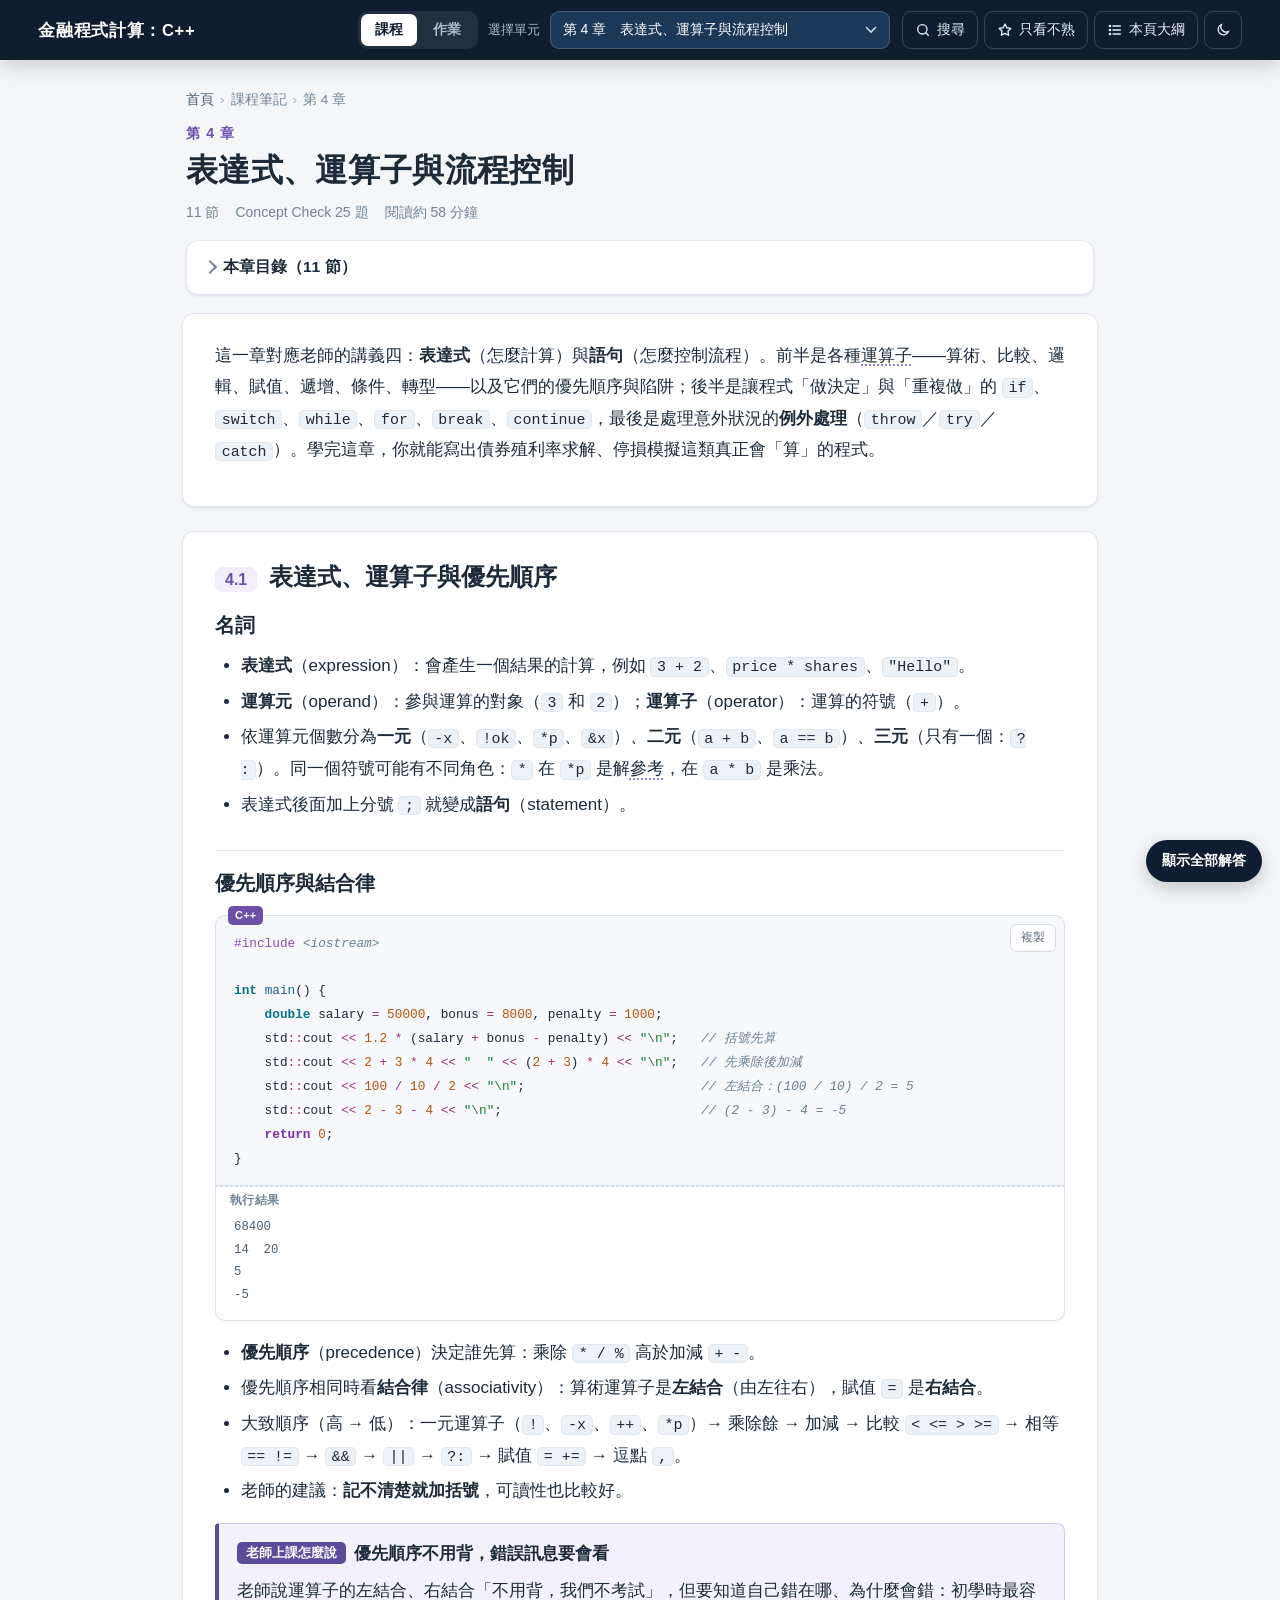
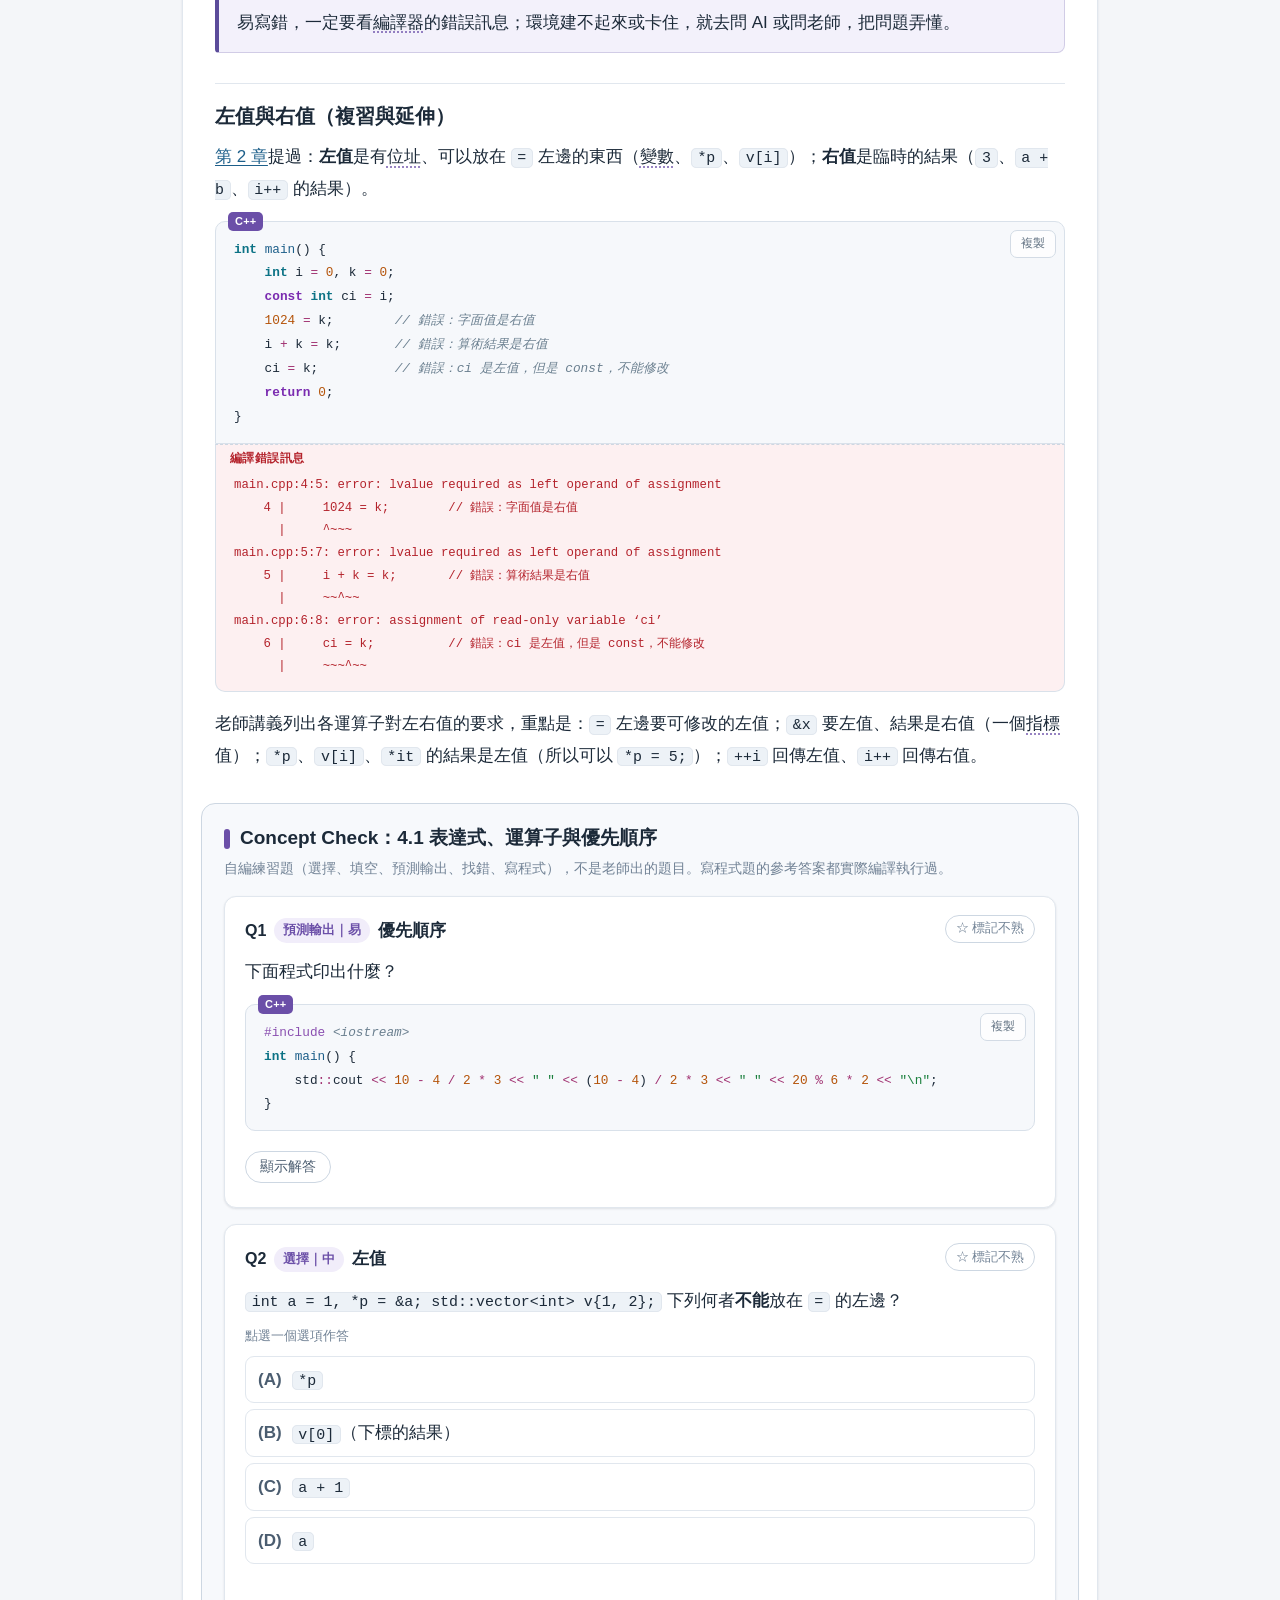
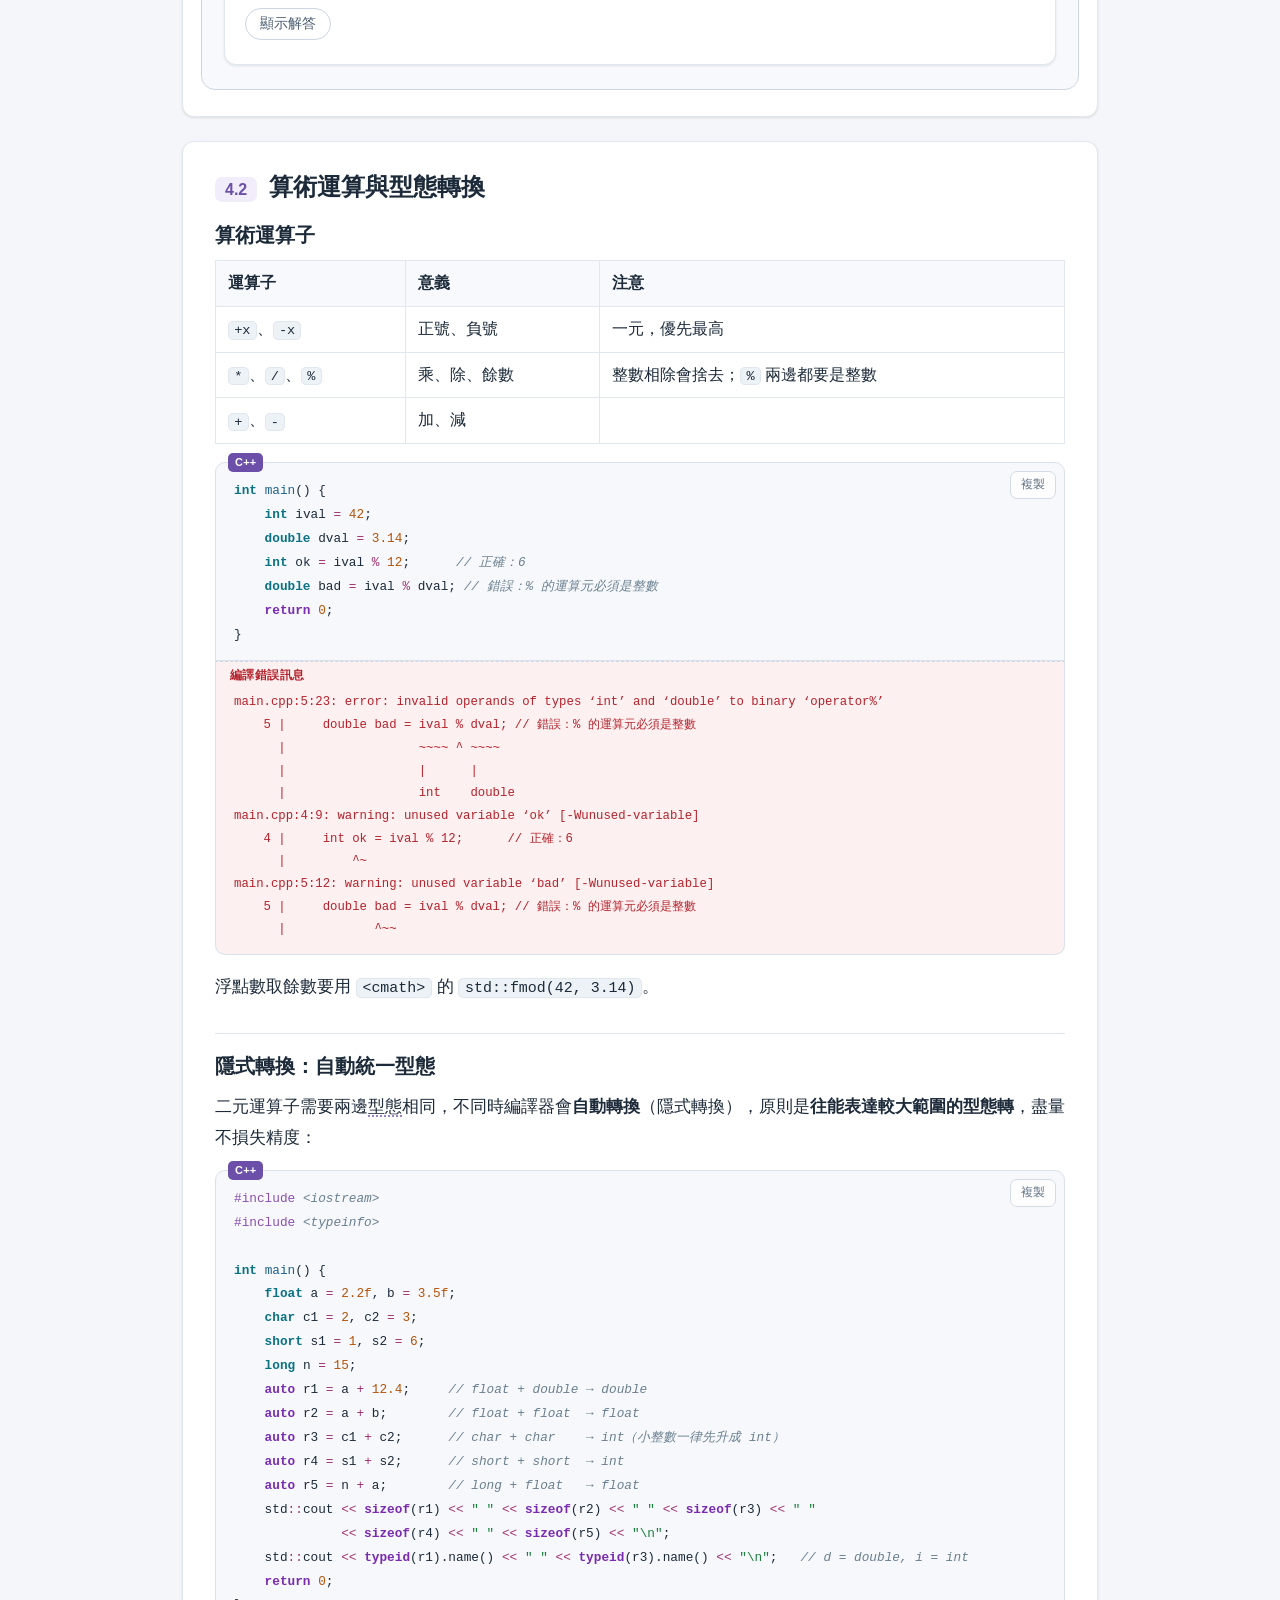
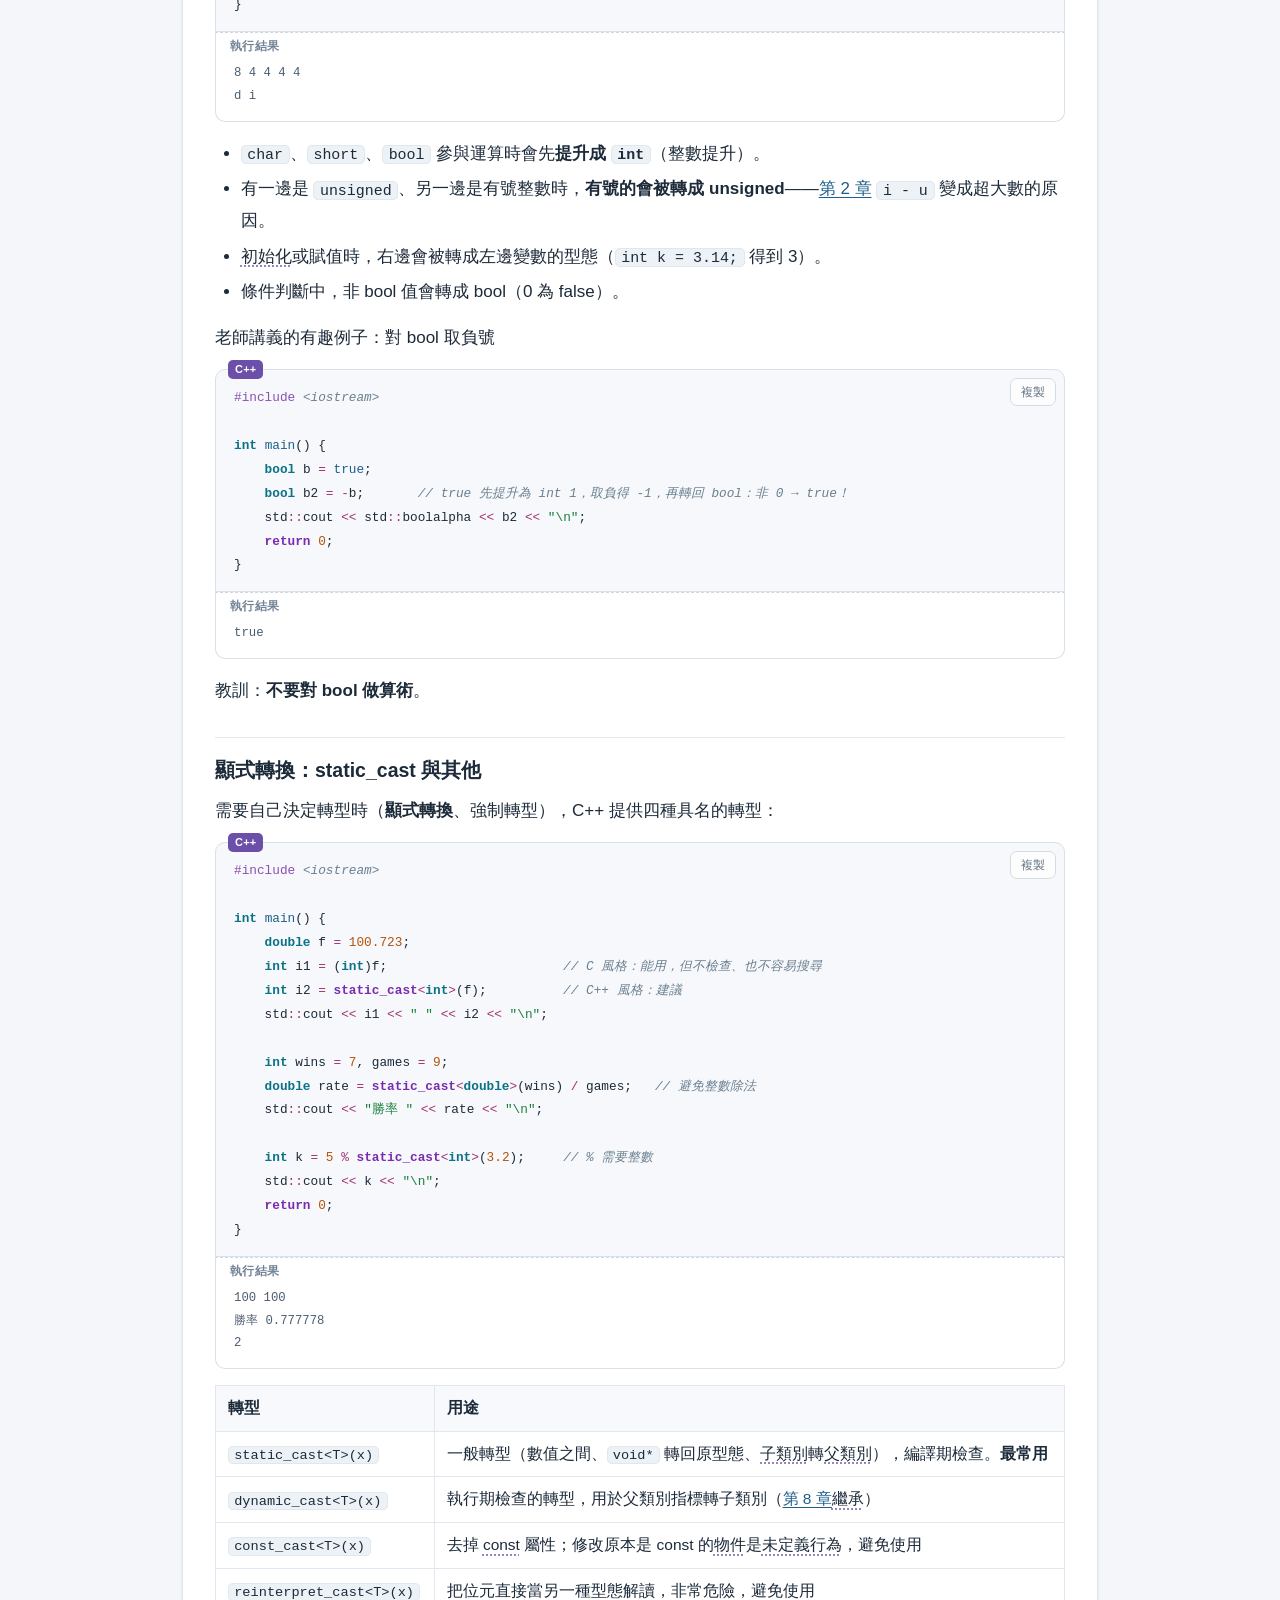
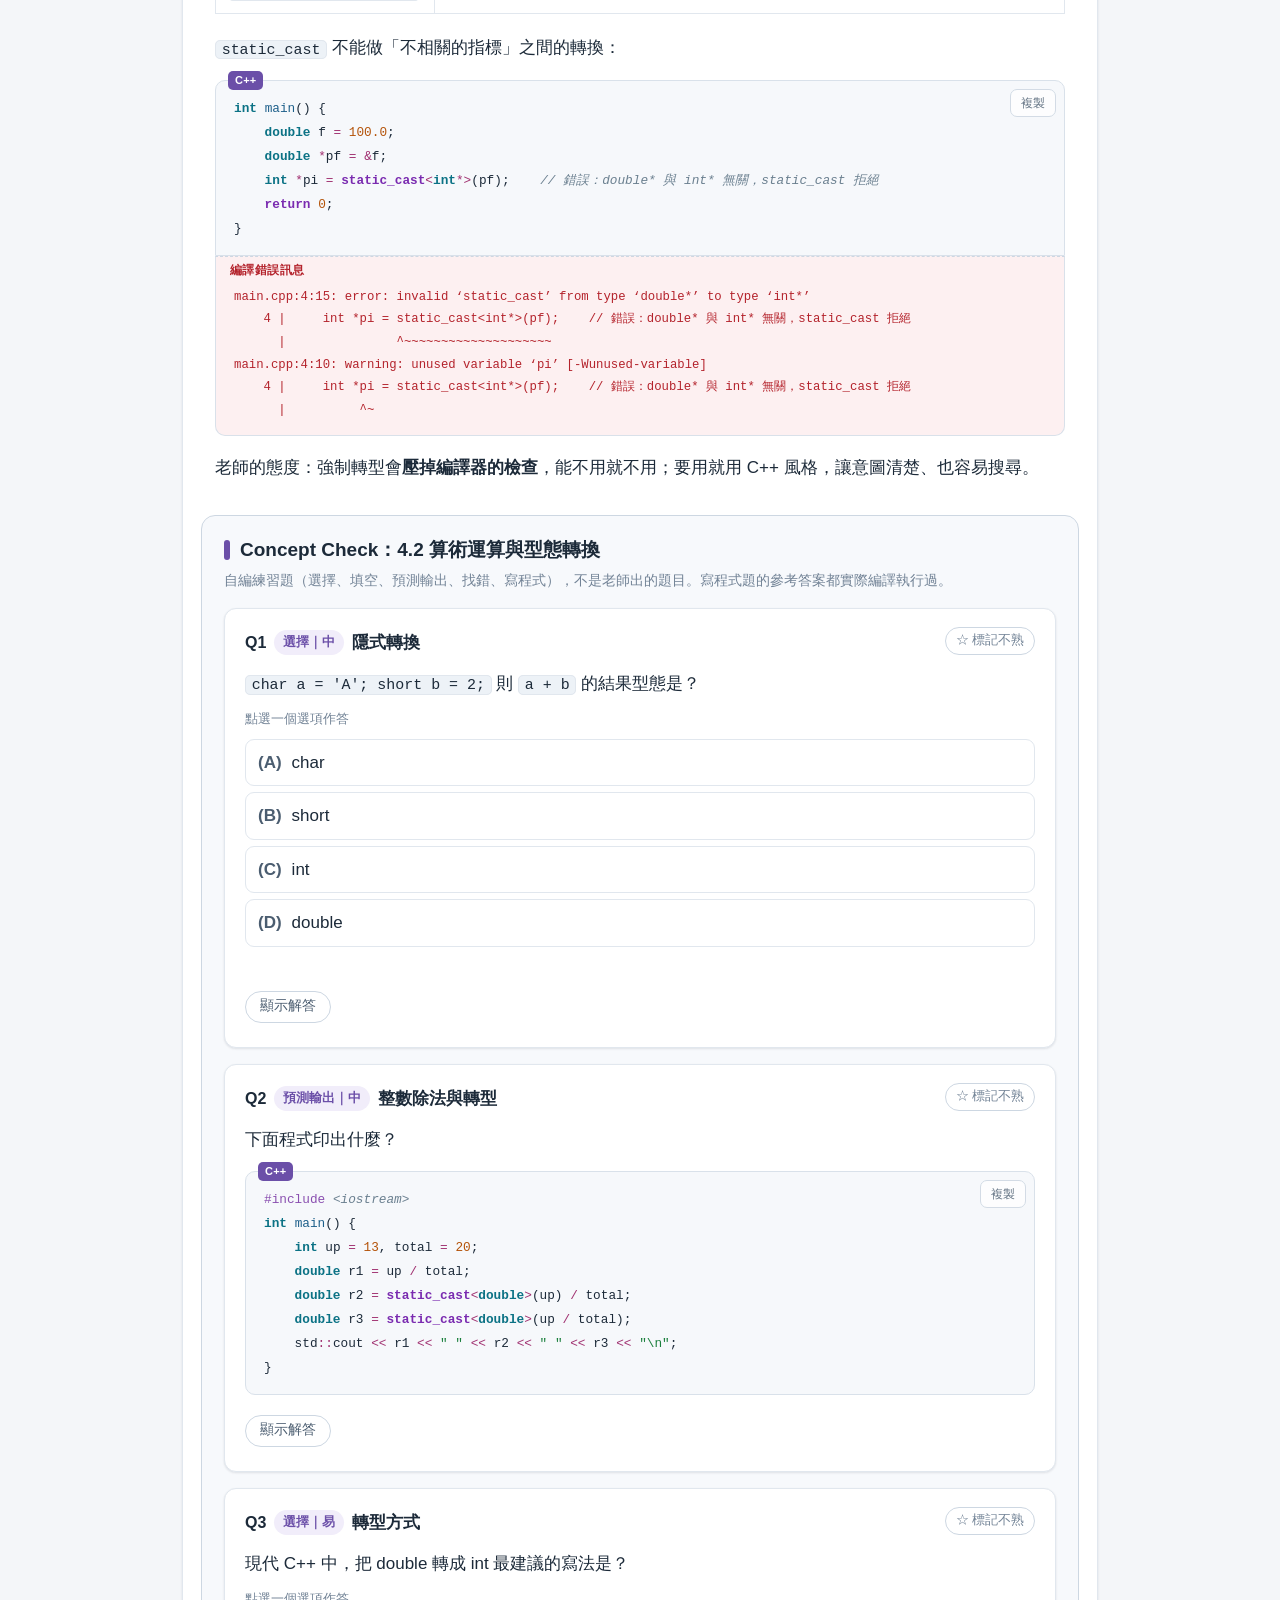
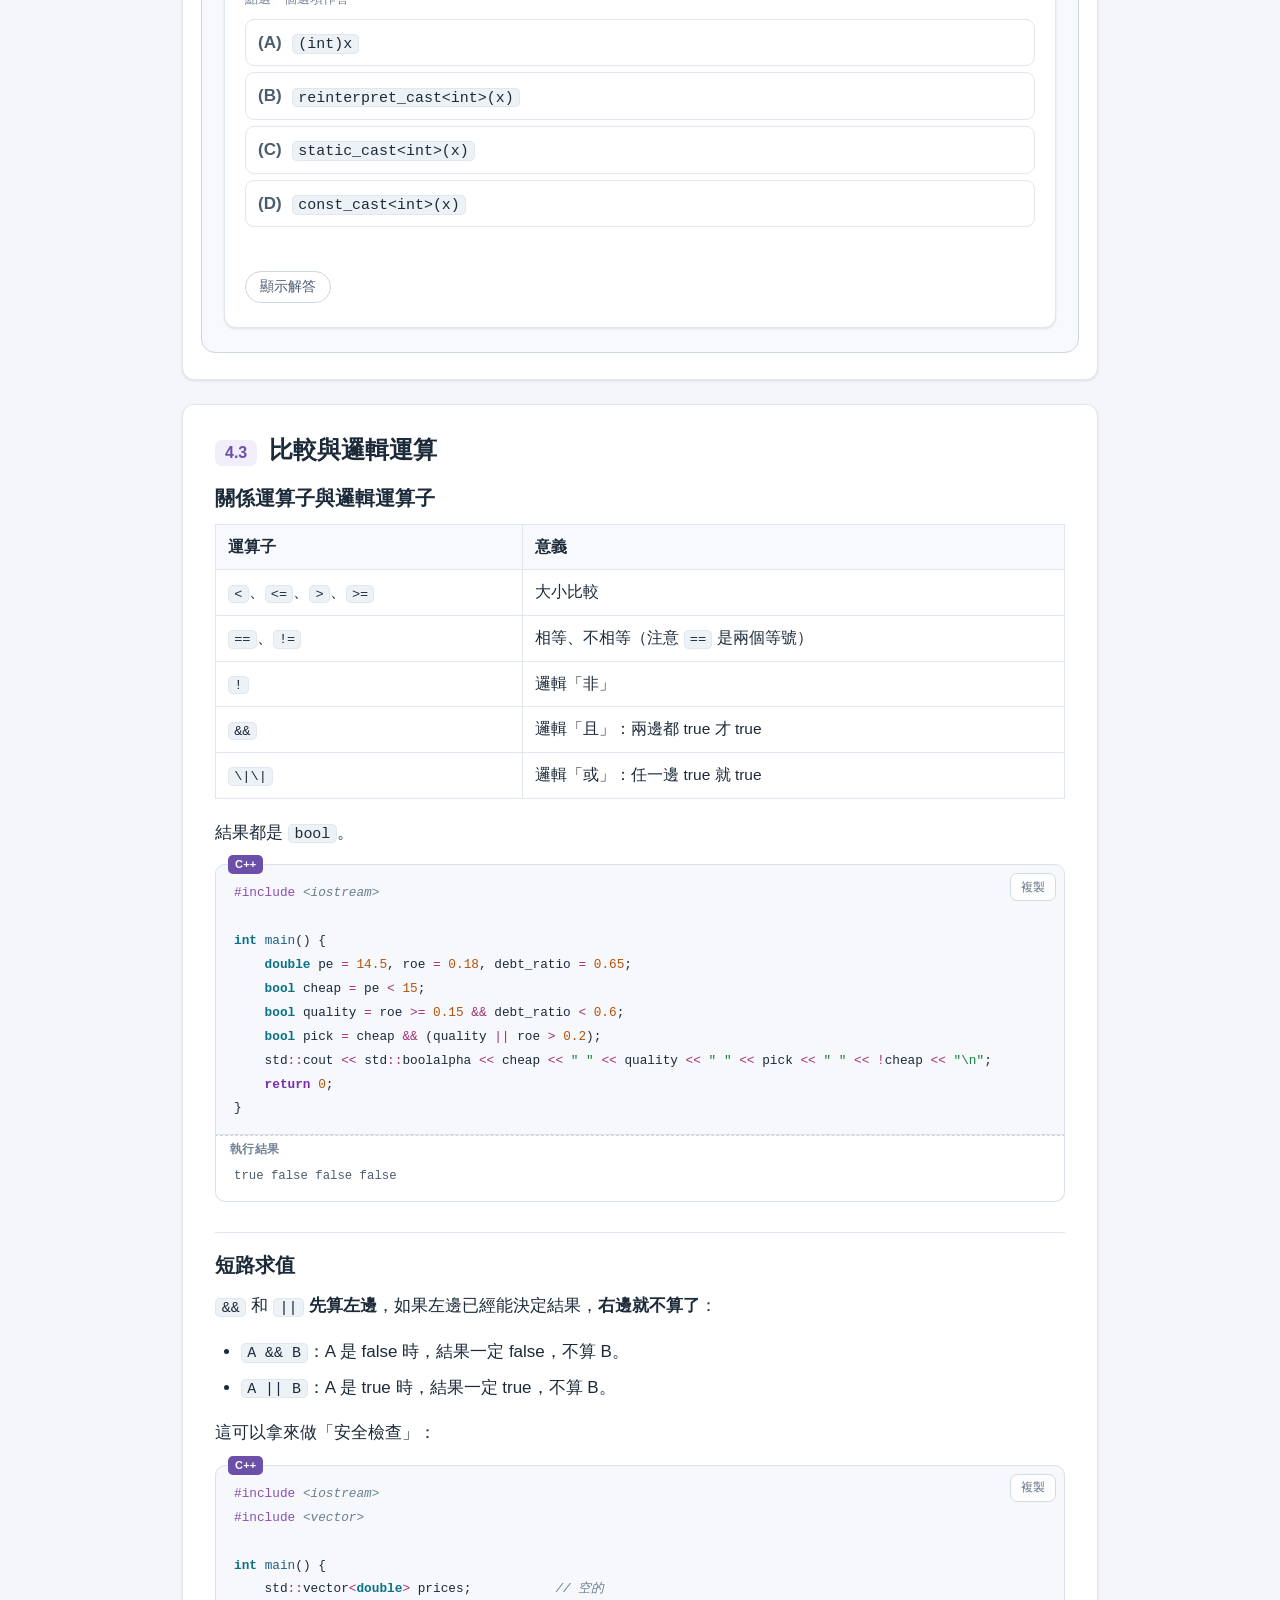
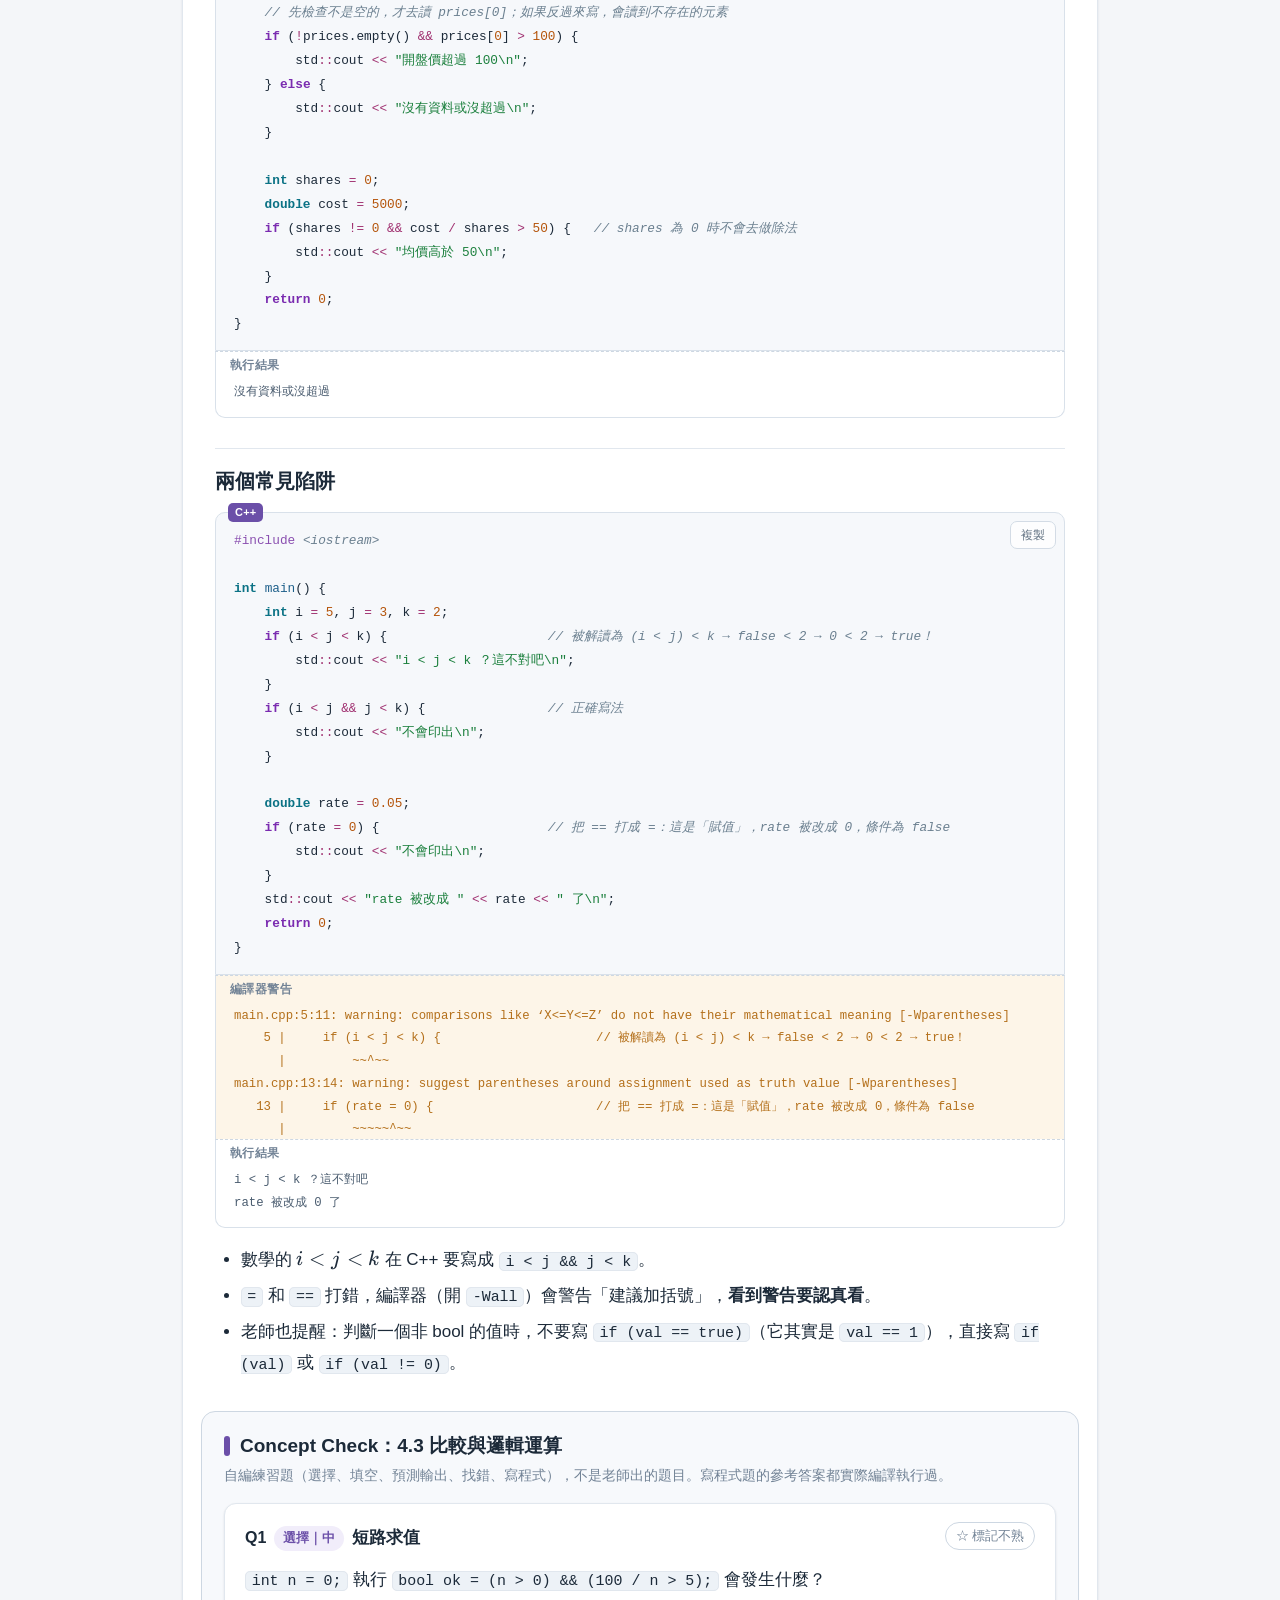
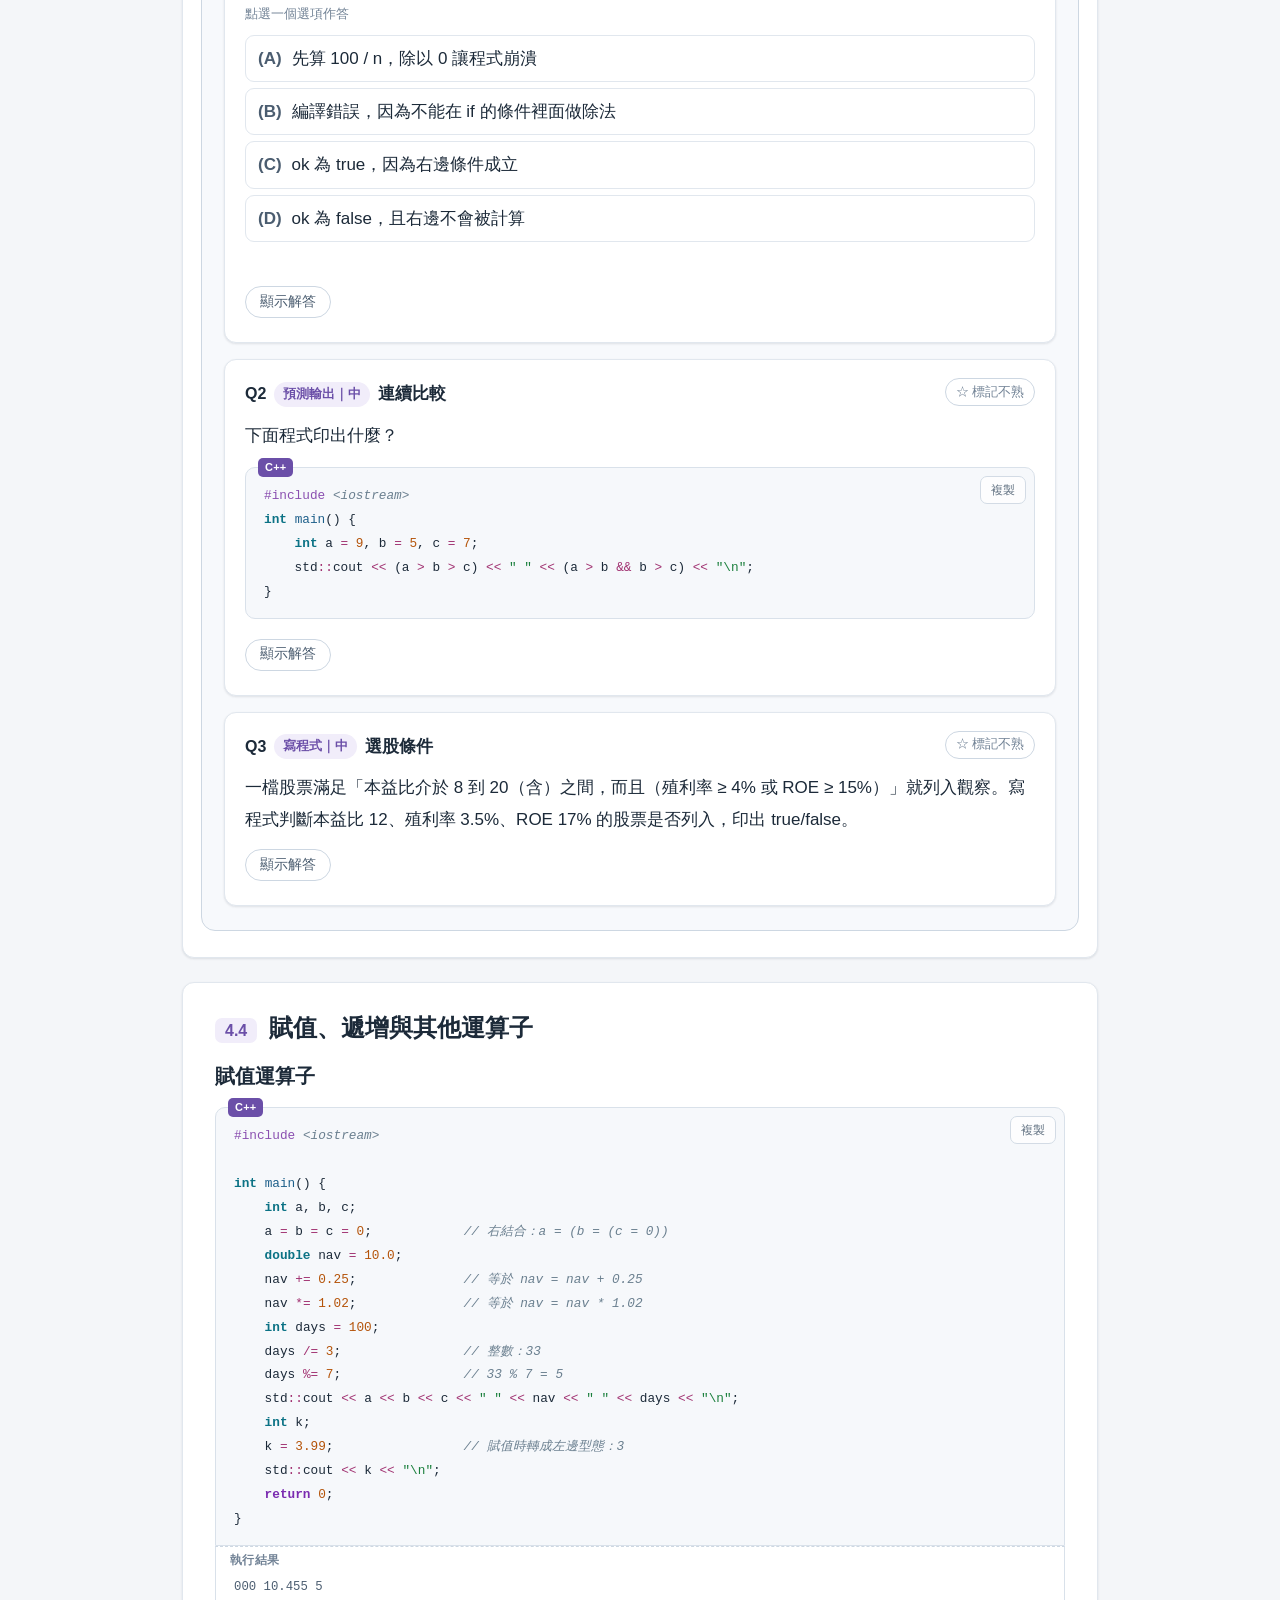
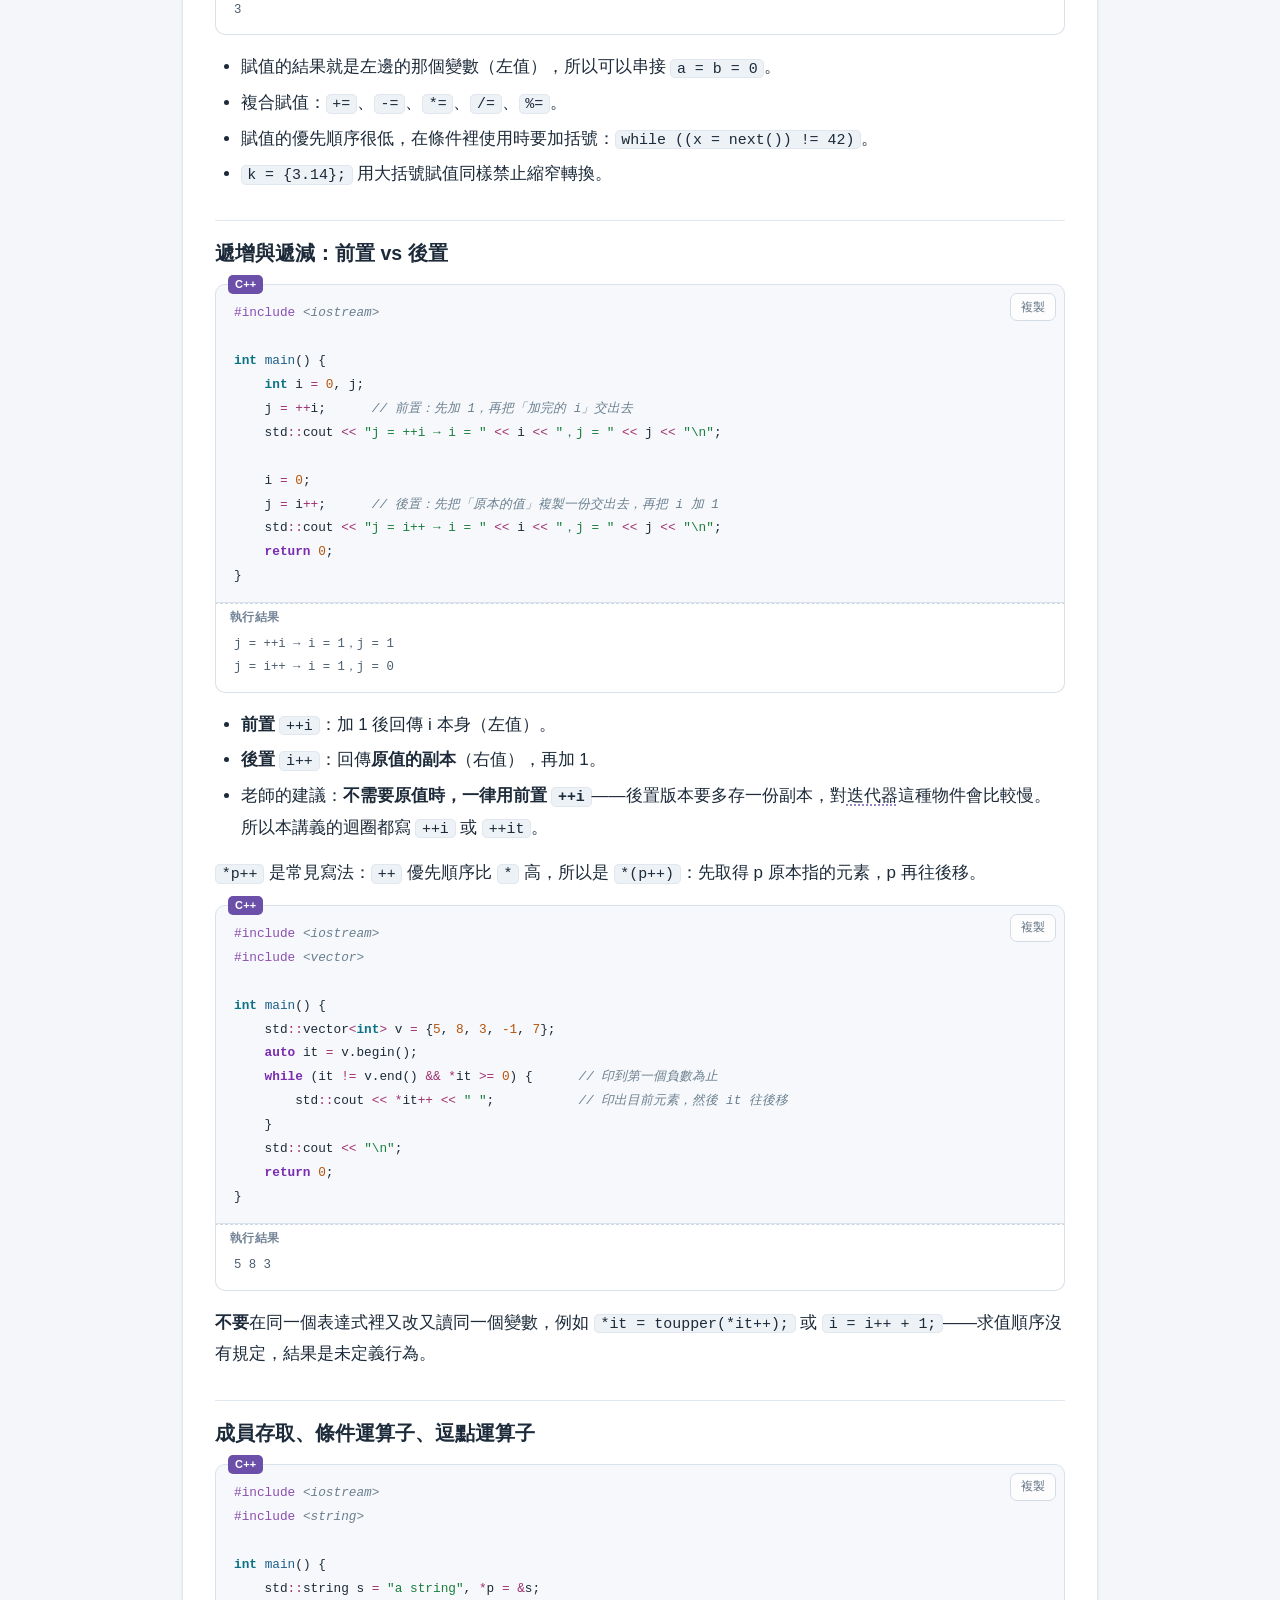
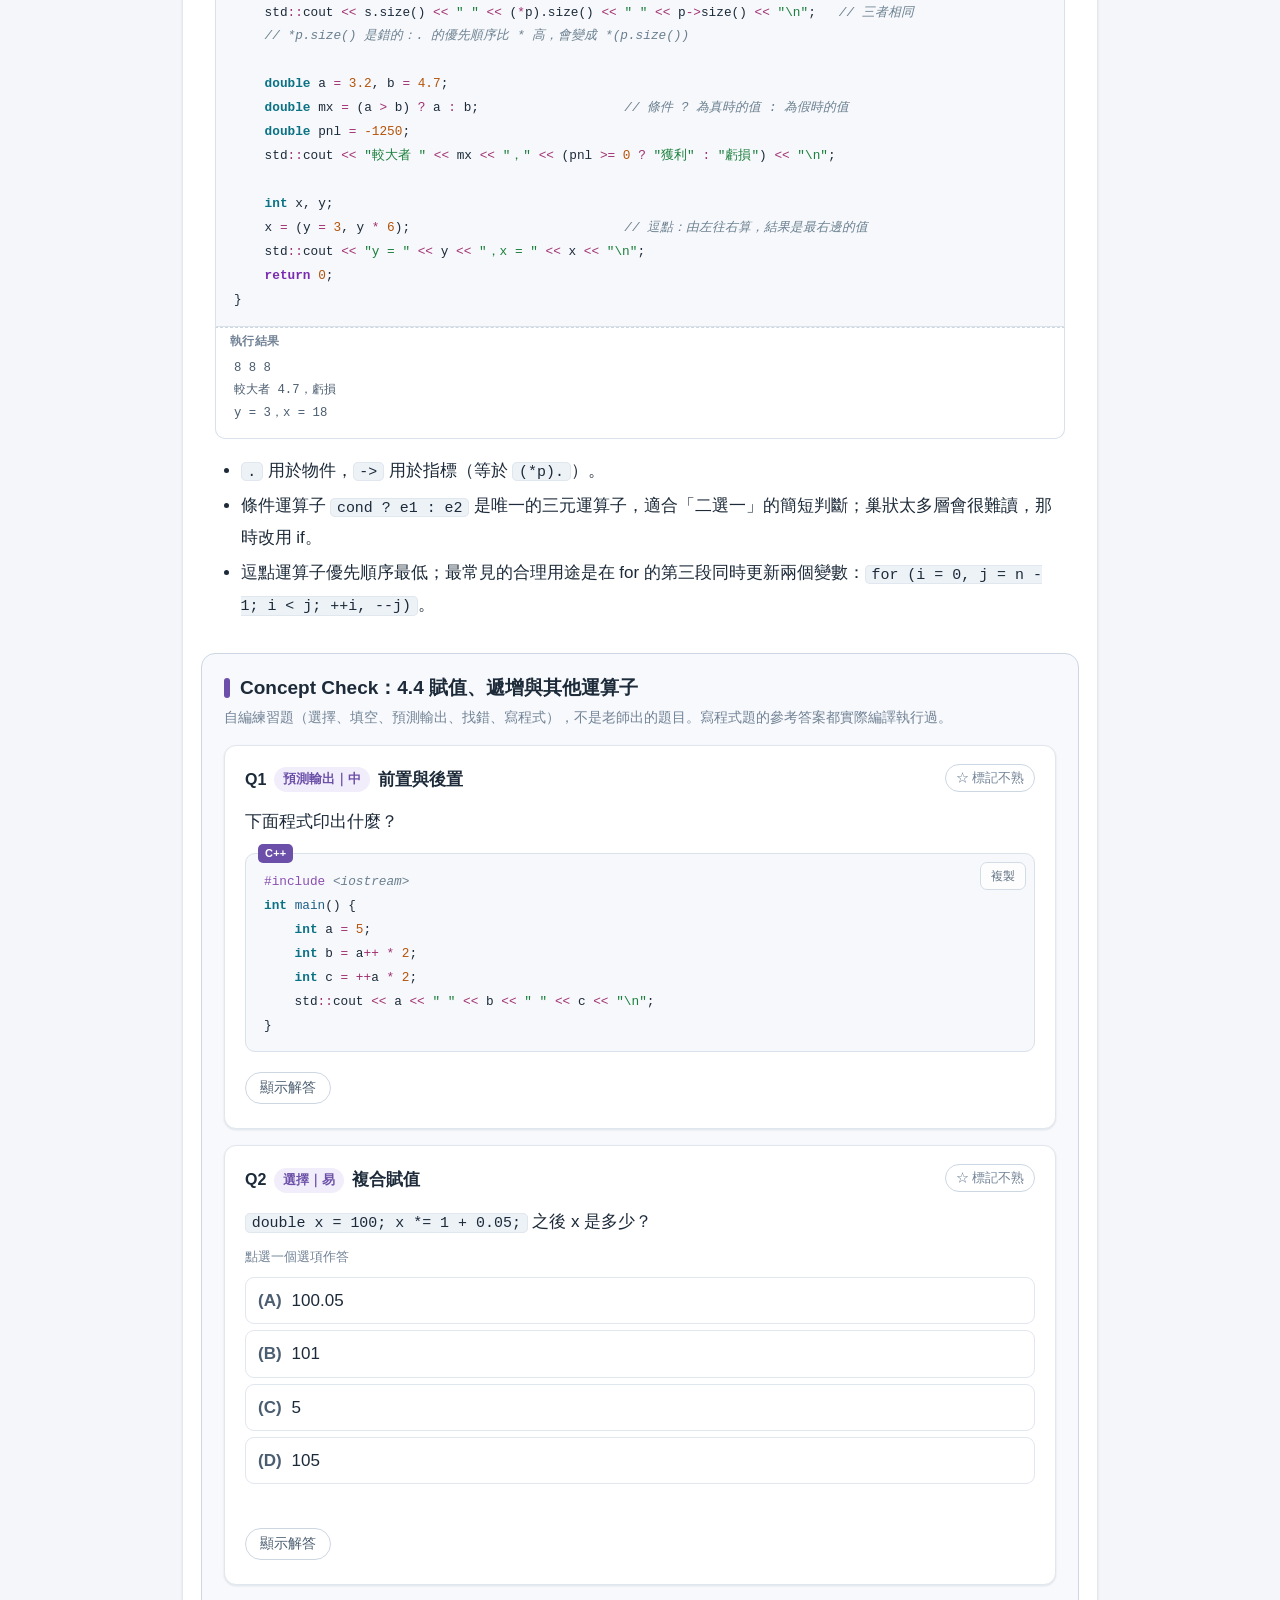
<file: ch04.html>
<!doctype html>
<html lang="zh-Hant"><head><meta charset="utf-8"><meta name="viewport" content="width=device-width,initial-scale=1">
<title>第 4 章 表達式、運算子與流程控制｜金融程式計算：C++</title>
<meta name="color-scheme" content="light dark">
<script>try{var t=localStorage.getItem('notes:theme')||(window.matchMedia&&matchMedia('(prefers-color-scheme: dark)').matches?'dark':'light');document.documentElement.setAttribute('data-theme',t)}catch(e){}</script>
<link rel="stylesheet" href="assets/katex/katex.min.css">
<link rel="stylesheet" href="assets/style.css?v=ffd5af7f">

</head><body data-page="ch04" data-mode="course" data-course="cf" data-key="cf">
<a class="skip" href="#main">跳到主要內容</a>
<header class="topbar"><a class="brand" href="index.html" aria-label="金融程式計算：C++｜課程筆記首頁"><span>金融程式計算：C++</span><span class="sub">｜課程筆記</span></a>
<div class="pickers"><nav class="mode" aria-label="切換課程或作業"><a href="ch01.html" data-mode="course" class=on>課程</a><a href="hw01.html" data-mode="hw">作業</a></nav><label for="unitSelect">選擇單元</label><select id="unitSelect" aria-label="選擇單元"><option value="index.html">首頁：課程介紹與使用說明</option><option value="exam.html">工具：測驗模式</option><option value="notes.html">工具：我的重點與筆記</option><option value="ch01.html">第 1 章　C++ 簡介與第一支程式</option><option value="ch02.html">第 2 章　資料型態、變數與記憶體</option><option value="ch03.html">第 3 章　陣列、指標與字串</option><option value="ch04.html" selected>第 4 章　表達式、運算子與流程控制</option><option value="ch05.html">第 5 章　函數</option><option value="ch06.html">第 6 章　命名空間、預處理與記憶體管理</option><option value="ch07.html">第 7 章　類別 class（一）：封裝、建構與物件的一生</option><option value="ch08.html">第 8 章　類別 class（二）：繼承、多型與設計模式</option><option value="ch09.html">第 9 章　模板與泛型</option><option value="ch10.html">第 10 章　課程總結：從語法到量化程式庫</option></select></div></header>
<main class="wrap" id="main"><nav class="crumbs" aria-label="目前位置"><a href="index.html">首頁</a><span class="sep">›</span><span>課程筆記</span><span class="sep">›</span><span>第 4 章</span></nav><header class="ch-head"><p class=eyebrow>第 4 章</p><h1>表達式、運算子與流程控制</h1><p class="ch-meta"><span>11 節</span><span>Concept Check 25 題</span><span>閱讀約 58 分鐘</span></p><details class="ch-toc"><summary>本章目錄（11 節）</summary><ol><li><a href="#s4-1"><span>4.1</span>表達式、運算子與優先順序</a></li><li><a href="#s4-2"><span>4.2</span>算術運算與型態轉換</a></li><li><a href="#s4-3"><span>4.3</span>比較與邏輯運算</a></li><li><a href="#s4-4"><span>4.4</span>賦值、遞增與其他運算子</a></li><li><a href="#s4-5"><span>4.5</span>語句與作用域</a></li><li><a href="#s4-6"><span>4.6</span>條件語句：if 與 switch</a></li><li><a href="#s4-7"><span>4.7</span>迴圈：while、do-while、for</a></li><li><a href="#s4-8"><span>4.8</span>跳躍：break、continue（與不推薦的 goto）</a></li><li><a href="#s4-9"><span>4.9</span>綜合應用：用迴圈解方程式</a></li><li><a href="#s4-10"><span>4.10</span>例外處理：throw、try、catch</a></li><li><a href="#s4-11"><span>4.11</span>本章小結</a></li></ol></details></header>
<div class="ch-intro"><p>這一章對應老師的講義四：<strong>表達式</strong>（怎麼計算）與<strong>語句</strong>（怎麼控制流程）。前半是各種<span class="gl" tabindex="0" role="button" data-g="運算子">運算子</span>——算術、比較、邏輯、賦值、遞增、條件、轉型——以及它們的優先順序與陷阱；後半是讓程式「做決定」與「重複做」的 <code>if</code>、<code>switch</code>、<code>while</code>、<code>for</code>、<code>break</code>、<code>continue</code>，最後是處理意外狀況的<strong>例外處理</strong>（<code>throw</code>／<code>try</code>／<code>catch</code>）。學完這章，你就能寫出債券殖利率求解、停損模擬這類真正會「算」的程式。</p></div><section class="sec" id="s4-1" data-label="4.1 表達式、運算子與優先順序"><h2><span class="num">4.1</span>表達式、運算子與優先順序</h2><h3 id="s4-1-1">名詞</h3>
<ul>
<li><strong>表達式</strong>（expression）：會產生一個結果的計算，例如 <code>3 + 2</code>、<code>price * shares</code>、<code>&quot;Hello&quot;</code>。</li>
<li><strong>運算元</strong>（operand）：參與運算的對象（<code>3</code> 和 <code>2</code>）；<strong>運算子</strong>（operator）：運算的符號（<code>+</code>）。</li>
<li>依運算元個數分為<strong>一元</strong>（<code>-x</code>、<code>!ok</code>、<code>*p</code>、<code>&amp;x</code>）、<strong>二元</strong>（<code>a + b</code>、<code>a == b</code>）、<strong>三元</strong>（只有一個：<code>? :</code>）。同一個符號可能有不同角色：<code>*</code> 在 <code>*p</code> 是解<span class="gl" tabindex="0" role="button" data-g="參考">參考</span>，在 <code>a * b</code> 是乘法。</li>
<li>表達式後面加上分號 <code>;</code> 就變成<strong>語句</strong>（statement）。</li>
</ul>
<h3 id="s4-1-2">優先順序與結合律</h3>
<div class="code"><button class="copy" type="button" aria-label="複製程式碼">複製</button><span class="lang">C++</span><pre><code><span class="cp">#include</span><span class="w"> </span><span class="cpf">&lt;iostream&gt;</span>

<span class="kt">int</span><span class="w"> </span><span class="nf">main</span><span class="p">()</span><span class="w"> </span><span class="p">{</span>
<span class="w">    </span><span class="kt">double</span><span class="w"> </span><span class="n">salary</span><span class="w"> </span><span class="o">=</span><span class="w"> </span><span class="mi">50000</span><span class="p">,</span><span class="w"> </span><span class="n">bonus</span><span class="w"> </span><span class="o">=</span><span class="w"> </span><span class="mi">8000</span><span class="p">,</span><span class="w"> </span><span class="n">penalty</span><span class="w"> </span><span class="o">=</span><span class="w"> </span><span class="mi">1000</span><span class="p">;</span>
<span class="w">    </span><span class="n">std</span><span class="o">::</span><span class="n">cout</span><span class="w"> </span><span class="o">&lt;&lt;</span><span class="w"> </span><span class="mf">1.2</span><span class="w"> </span><span class="o">*</span><span class="w"> </span><span class="p">(</span><span class="n">salary</span><span class="w"> </span><span class="o">+</span><span class="w"> </span><span class="n">bonus</span><span class="w"> </span><span class="o">-</span><span class="w"> </span><span class="n">penalty</span><span class="p">)</span><span class="w"> </span><span class="o">&lt;&lt;</span><span class="w"> </span><span class="s">"</span><span class="se">\n</span><span class="s">"</span><span class="p">;</span><span class="w">   </span><span class="c1">// 括號先算</span>
<span class="w">    </span><span class="n">std</span><span class="o">::</span><span class="n">cout</span><span class="w"> </span><span class="o">&lt;&lt;</span><span class="w"> </span><span class="mi">2</span><span class="w"> </span><span class="o">+</span><span class="w"> </span><span class="mi">3</span><span class="w"> </span><span class="o">*</span><span class="w"> </span><span class="mi">4</span><span class="w"> </span><span class="o">&lt;&lt;</span><span class="w"> </span><span class="s">"  "</span><span class="w"> </span><span class="o">&lt;&lt;</span><span class="w"> </span><span class="p">(</span><span class="mi">2</span><span class="w"> </span><span class="o">+</span><span class="w"> </span><span class="mi">3</span><span class="p">)</span><span class="w"> </span><span class="o">*</span><span class="w"> </span><span class="mi">4</span><span class="w"> </span><span class="o">&lt;&lt;</span><span class="w"> </span><span class="s">"</span><span class="se">\n</span><span class="s">"</span><span class="p">;</span><span class="w">   </span><span class="c1">// 先乘除後加減</span>
<span class="w">    </span><span class="n">std</span><span class="o">::</span><span class="n">cout</span><span class="w"> </span><span class="o">&lt;&lt;</span><span class="w"> </span><span class="mi">100</span><span class="w"> </span><span class="o">/</span><span class="w"> </span><span class="mi">10</span><span class="w"> </span><span class="o">/</span><span class="w"> </span><span class="mi">2</span><span class="w"> </span><span class="o">&lt;&lt;</span><span class="w"> </span><span class="s">"</span><span class="se">\n</span><span class="s">"</span><span class="p">;</span><span class="w">                       </span><span class="c1">// 左結合：(100 / 10) / 2 = 5</span>
<span class="w">    </span><span class="n">std</span><span class="o">::</span><span class="n">cout</span><span class="w"> </span><span class="o">&lt;&lt;</span><span class="w"> </span><span class="mi">2</span><span class="w"> </span><span class="o">-</span><span class="w"> </span><span class="mi">3</span><span class="w"> </span><span class="o">-</span><span class="w"> </span><span class="mi">4</span><span class="w"> </span><span class="o">&lt;&lt;</span><span class="w"> </span><span class="s">"</span><span class="se">\n</span><span class="s">"</span><span class="p">;</span><span class="w">                          </span><span class="c1">// (2 - 3) - 4 = -5</span>
<span class="w">    </span><span class="k">return</span><span class="w"> </span><span class="mi">0</span><span class="p">;</span>
<span class="p">}</span>
</code></pre></div>
<pre class="out" data-title="執行結果"><code>68400
14  20
5
-5</code></pre>
<ul>
<li><strong>優先順序</strong>（precedence）決定誰先算：乘除 <code>* / %</code> 高於加減 <code>+ -</code>。</li>
<li>優先順序相同時看<strong>結合律</strong>（associativity）：算術運算子是<strong>左結合</strong>（由左往右），賦值 <code>=</code> 是<strong>右結合</strong>。</li>
<li>大致順序（高 → 低）：一元運算子（<code>!</code>、<code>-x</code>、<code>++</code>、<code>*p</code>）→ 乘除餘 → 加減 → 比較 <code>&lt; &lt;= &gt; &gt;=</code> → 相等 <code>== !=</code> → <code>&amp;&amp;</code> → <code>||</code> → <code>?:</code> → 賦值 <code>= +=</code> → 逗點 <code>,</code>。</li>
<li>老師的建議：<strong>記不清楚就加括號</strong>，可讀性也比較好。</li>
</ul>
<div class="box teacher"><span class="tag">老師上課怎麼說</span><strong class="bt">優先順序不用背，錯誤訊息要會看</strong><p>老師說運算子的左結合、右結合「不用背，我們不考試」，但要知道自己錯在哪、為什麼會錯：初學時最容易寫錯，一定要看<span class="gl" tabindex="0" role="button" data-g="編譯器">編譯器</span>的錯誤訊息；環境建不起來或卡住，就去問 AI 或問老師，把問題弄懂。</p></div>
<h3 id="s4-1-3">左值與右值（複習與延伸）</h3>
<p><a class="xref" href="ch02.html">第 2 章</a>提過：<strong>左值</strong>是有<span class="gl" tabindex="0" role="button" data-g="位址">位址</span>、可以放在 <code>=</code> 左邊的東西（<span class="gl" tabindex="0" role="button" data-g="變數">變數</span>、<code>*p</code>、<code>v[i]</code>）；<strong>右值</strong>是臨時的結果（<code>3</code>、<code>a + b</code>、<code>i++</code> 的結果）。</p>
<div class="code"><button class="copy" type="button" aria-label="複製程式碼">複製</button><span class="lang">C++</span><pre><code><span class="kt">int</span><span class="w"> </span><span class="nf">main</span><span class="p">()</span><span class="w"> </span><span class="p">{</span>
<span class="w">    </span><span class="kt">int</span><span class="w"> </span><span class="n">i</span><span class="w"> </span><span class="o">=</span><span class="w"> </span><span class="mi">0</span><span class="p">,</span><span class="w"> </span><span class="n">k</span><span class="w"> </span><span class="o">=</span><span class="w"> </span><span class="mi">0</span><span class="p">;</span>
<span class="w">    </span><span class="k">const</span><span class="w"> </span><span class="kt">int</span><span class="w"> </span><span class="n">ci</span><span class="w"> </span><span class="o">=</span><span class="w"> </span><span class="n">i</span><span class="p">;</span>
<span class="w">    </span><span class="mi">1024</span><span class="w"> </span><span class="o">=</span><span class="w"> </span><span class="n">k</span><span class="p">;</span><span class="w">        </span><span class="c1">// 錯誤：字面值是右值</span>
<span class="w">    </span><span class="n">i</span><span class="w"> </span><span class="o">+</span><span class="w"> </span><span class="n">k</span><span class="w"> </span><span class="o">=</span><span class="w"> </span><span class="n">k</span><span class="p">;</span><span class="w">       </span><span class="c1">// 錯誤：算術結果是右值</span>
<span class="w">    </span><span class="n">ci</span><span class="w"> </span><span class="o">=</span><span class="w"> </span><span class="n">k</span><span class="p">;</span><span class="w">          </span><span class="c1">// 錯誤：ci 是左值，但是 const，不能修改</span>
<span class="w">    </span><span class="k">return</span><span class="w"> </span><span class="mi">0</span><span class="p">;</span>
<span class="p">}</span>
</code></pre></div>
<pre class="out err" data-title="編譯錯誤訊息"><code>main.cpp:4:5: error: lvalue required as left operand of assignment
    4 |     1024 = k;        // 錯誤：字面值是右值
      |     ^~~~
main.cpp:5:7: error: lvalue required as left operand of assignment
    5 |     i + k = k;       // 錯誤：算術結果是右值
      |     ~~^~~
main.cpp:6:8: error: assignment of read-only variable ‘ci’
    6 |     ci = k;          // 錯誤：ci 是左值，但是 const，不能修改
      |     ~~~^~~</code></pre>
<p>老師講義列出各運算子對左右值的要求，重點是：<code>=</code> 左邊要可修改的左值；<code>&amp;x</code> 要左值、結果是右值（一個<span class="gl" tabindex="0" role="button" data-g="指標">指標</span>值）；<code>*p</code>、<code>v[i]</code>、<code>*it</code> 的結果是左值（所以可以 <code>*p = 5;</code>）；<code>++i</code> 回傳左值、<code>i++</code> 回傳右值。</p><section class="cc" id="cc-s4-1"><h3 class="cc-h">Concept Check：4.1 表達式、運算子與優先順序</h3><p class="cc-note">自編練習題（選擇、填空、預測輸出、找錯、寫程式），不是老師出的題目。寫程式題的參考答案都實際編譯執行過。</p><article class="q" id="q-s4-1-1" data-label="4.1 表達式、運算子與優先順序 Q1"><div class="q-meta"><h4><a href="#q-s4-1-1">Q1</a></h4><span class="q-kind">預測輸出｜易</span><span class="q-title">優先順序</span></div><div class="q-text"><p>下面程式印出什麼？</p>
<div class="code"><button class="copy" type="button" aria-label="複製程式碼">複製</button><span class="lang">C++</span><pre><code><span class="cp">#include</span><span class="w"> </span><span class="cpf">&lt;iostream&gt;</span>
<span class="kt">int</span><span class="w"> </span><span class="nf">main</span><span class="p">()</span><span class="w"> </span><span class="p">{</span>
<span class="w">    </span><span class="n">std</span><span class="o">::</span><span class="n">cout</span><span class="w"> </span><span class="o">&lt;&lt;</span><span class="w"> </span><span class="mi">10</span><span class="w"> </span><span class="o">-</span><span class="w"> </span><span class="mi">4</span><span class="w"> </span><span class="o">/</span><span class="w"> </span><span class="mi">2</span><span class="w"> </span><span class="o">*</span><span class="w"> </span><span class="mi">3</span><span class="w"> </span><span class="o">&lt;&lt;</span><span class="w"> </span><span class="s">" "</span><span class="w"> </span><span class="o">&lt;&lt;</span><span class="w"> </span><span class="p">(</span><span class="mi">10</span><span class="w"> </span><span class="o">-</span><span class="w"> </span><span class="mi">4</span><span class="p">)</span><span class="w"> </span><span class="o">/</span><span class="w"> </span><span class="mi">2</span><span class="w"> </span><span class="o">*</span><span class="w"> </span><span class="mi">3</span><span class="w"> </span><span class="o">&lt;&lt;</span><span class="w"> </span><span class="s">" "</span><span class="w"> </span><span class="o">&lt;&lt;</span><span class="w"> </span><span class="mi">20</span><span class="w"> </span><span class="o">%</span><span class="w"> </span><span class="mi">6</span><span class="w"> </span><span class="o">*</span><span class="w"> </span><span class="mi">2</span><span class="w"> </span><span class="o">&lt;&lt;</span><span class="w"> </span><span class="s">"</span><span class="se">\n</span><span class="s">"</span><span class="p">;</span>
<span class="p">}</span>
</code></pre></div></div><button class="toggle" type="button" aria-expanded="false">顯示解答</button><div class="sol" hidden><div class="ans"><strong>答案</strong><pre class="out" data-title="執行結果"><code>4 9 4</code></pre></div><div class="why"><p class="sh">解析</p><p>4 / 2 * 3 由左往右 = 6，10 − 6 = 4；(10 − 4) / 2 * 3 = 9；20 % 6 = 2，再乘 2 = 4。</p></div></div></article><article class="q" id="q-s4-1-2" data-key="C" data-label="4.1 表達式、運算子與優先順序 Q2"><div class="q-meta"><h4><a href="#q-s4-1-2">Q2</a></h4><span class="q-kind">選擇｜中</span><span class="q-title">左值</span></div><div class="q-text"><p><code>int a = 1, *p = &amp;a; std::vector&lt;int&gt; v{1, 2};</code> 下列何者<strong>不能</strong>放在 <code>=</code> 的左邊？</p></div><ol class="opts"><li data-k="A"><b>(A)</b><span><code>*p</code></span></li><li data-k="B"><b>(B)</b><span><code>v[0]</code>（下標的結果）</span></li><li data-k="C"><b>(C)</b><span><code>a + 1</code></span></li><li data-k="D"><b>(D)</b><span><code>a</code></span></li></ol><button class="toggle" type="button" aria-expanded="false">顯示解答</button><div class="sol" hidden><div class="ans"><strong>答案 (C)</strong><code>a + 1</code></div><div class="why"><p class="sh">解析</p><p><code>a + 1</code> 的結果是臨時的右值；解參考 <code>*p</code> 與下標 <code>v[0]</code> 的結果都是左值。</p></div></div></article></section></section><section class="sec" id="s4-2" data-label="4.2 算術運算與型態轉換"><h2><span class="num">4.2</span>算術運算與型態轉換</h2><h3 id="s4-2-1">算術運算子</h3>
<table>
<thead>
<tr>
<th>運算子</th>
<th>意義</th>
<th>注意</th>
</tr>
</thead>
<tbody>
<tr>
<td><code>+x</code>、<code>-x</code></td>
<td>正號、負號</td>
<td>一元，優先最高</td>
</tr>
<tr>
<td><code>*</code>、<code>/</code>、<code>%</code></td>
<td>乘、除、餘數</td>
<td>整數相除會捨去；<code>%</code> 兩邊都要是整數</td>
</tr>
<tr>
<td><code>+</code>、<code>-</code></td>
<td>加、減</td>
<td></td>
</tr>
</tbody>
</table>
<div class="code"><button class="copy" type="button" aria-label="複製程式碼">複製</button><span class="lang">C++</span><pre><code><span class="kt">int</span><span class="w"> </span><span class="nf">main</span><span class="p">()</span><span class="w"> </span><span class="p">{</span>
<span class="w">    </span><span class="kt">int</span><span class="w"> </span><span class="n">ival</span><span class="w"> </span><span class="o">=</span><span class="w"> </span><span class="mi">42</span><span class="p">;</span>
<span class="w">    </span><span class="kt">double</span><span class="w"> </span><span class="n">dval</span><span class="w"> </span><span class="o">=</span><span class="w"> </span><span class="mf">3.14</span><span class="p">;</span>
<span class="w">    </span><span class="kt">int</span><span class="w"> </span><span class="n">ok</span><span class="w"> </span><span class="o">=</span><span class="w"> </span><span class="n">ival</span><span class="w"> </span><span class="o">%</span><span class="w"> </span><span class="mi">12</span><span class="p">;</span><span class="w">      </span><span class="c1">// 正確：6</span>
<span class="w">    </span><span class="kt">double</span><span class="w"> </span><span class="n">bad</span><span class="w"> </span><span class="o">=</span><span class="w"> </span><span class="n">ival</span><span class="w"> </span><span class="o">%</span><span class="w"> </span><span class="n">dval</span><span class="p">;</span><span class="w"> </span><span class="c1">// 錯誤：% 的運算元必須是整數</span>
<span class="w">    </span><span class="k">return</span><span class="w"> </span><span class="mi">0</span><span class="p">;</span>
<span class="p">}</span>
</code></pre></div>
<pre class="out err" data-title="編譯錯誤訊息"><code>main.cpp:5:23: error: invalid operands of types ‘int’ and ‘double’ to binary ‘operator%’
    5 |     double bad = ival % dval; // 錯誤：% 的運算元必須是整數
      |                  ~~~~ ^ ~~~~
      |                  |      |
      |                  int    double
main.cpp:4:9: warning: unused variable ‘ok’ [-Wunused-variable]
    4 |     int ok = ival % 12;      // 正確：6
      |         ^~
main.cpp:5:12: warning: unused variable ‘bad’ [-Wunused-variable]
    5 |     double bad = ival % dval; // 錯誤：% 的運算元必須是整數
      |            ^~~</code></pre>
<p>浮點數取餘數要用 <code>&lt;cmath&gt;</code> 的 <code>std::fmod(42, 3.14)</code>。</p>
<h3 id="s4-2-2">隱式轉換：自動統一型態</h3>
<p>二元運算子需要兩邊<span class="gl" tabindex="0" role="button" data-g="型態">型態</span>相同，不同時編譯器會<strong>自動轉換</strong>（隱式轉換），原則是<strong>往能表達較大範圍的型態轉</strong>，盡量不損失精度：</p>
<div class="code"><button class="copy" type="button" aria-label="複製程式碼">複製</button><span class="lang">C++</span><pre><code><span class="cp">#include</span><span class="w"> </span><span class="cpf">&lt;iostream&gt;</span>
<span class="cp">#include</span><span class="w"> </span><span class="cpf">&lt;typeinfo&gt;</span>

<span class="kt">int</span><span class="w"> </span><span class="nf">main</span><span class="p">()</span><span class="w"> </span><span class="p">{</span>
<span class="w">    </span><span class="kt">float</span><span class="w"> </span><span class="n">a</span><span class="w"> </span><span class="o">=</span><span class="w"> </span><span class="mf">2.2f</span><span class="p">,</span><span class="w"> </span><span class="n">b</span><span class="w"> </span><span class="o">=</span><span class="w"> </span><span class="mf">3.5f</span><span class="p">;</span>
<span class="w">    </span><span class="kt">char</span><span class="w"> </span><span class="n">c1</span><span class="w"> </span><span class="o">=</span><span class="w"> </span><span class="mi">2</span><span class="p">,</span><span class="w"> </span><span class="n">c2</span><span class="w"> </span><span class="o">=</span><span class="w"> </span><span class="mi">3</span><span class="p">;</span>
<span class="w">    </span><span class="kt">short</span><span class="w"> </span><span class="n">s1</span><span class="w"> </span><span class="o">=</span><span class="w"> </span><span class="mi">1</span><span class="p">,</span><span class="w"> </span><span class="n">s2</span><span class="w"> </span><span class="o">=</span><span class="w"> </span><span class="mi">6</span><span class="p">;</span>
<span class="w">    </span><span class="kt">long</span><span class="w"> </span><span class="n">n</span><span class="w"> </span><span class="o">=</span><span class="w"> </span><span class="mi">15</span><span class="p">;</span>
<span class="w">    </span><span class="k">auto</span><span class="w"> </span><span class="n">r1</span><span class="w"> </span><span class="o">=</span><span class="w"> </span><span class="n">a</span><span class="w"> </span><span class="o">+</span><span class="w"> </span><span class="mf">12.4</span><span class="p">;</span><span class="w">     </span><span class="c1">// float + double → double</span>
<span class="w">    </span><span class="k">auto</span><span class="w"> </span><span class="n">r2</span><span class="w"> </span><span class="o">=</span><span class="w"> </span><span class="n">a</span><span class="w"> </span><span class="o">+</span><span class="w"> </span><span class="n">b</span><span class="p">;</span><span class="w">        </span><span class="c1">// float + float  → float</span>
<span class="w">    </span><span class="k">auto</span><span class="w"> </span><span class="n">r3</span><span class="w"> </span><span class="o">=</span><span class="w"> </span><span class="n">c1</span><span class="w"> </span><span class="o">+</span><span class="w"> </span><span class="n">c2</span><span class="p">;</span><span class="w">      </span><span class="c1">// char + char    → int（小整數一律先升成 int）</span>
<span class="w">    </span><span class="k">auto</span><span class="w"> </span><span class="n">r4</span><span class="w"> </span><span class="o">=</span><span class="w"> </span><span class="n">s1</span><span class="w"> </span><span class="o">+</span><span class="w"> </span><span class="n">s2</span><span class="p">;</span><span class="w">      </span><span class="c1">// short + short  → int</span>
<span class="w">    </span><span class="k">auto</span><span class="w"> </span><span class="n">r5</span><span class="w"> </span><span class="o">=</span><span class="w"> </span><span class="n">n</span><span class="w"> </span><span class="o">+</span><span class="w"> </span><span class="n">a</span><span class="p">;</span><span class="w">        </span><span class="c1">// long + float   → float</span>
<span class="w">    </span><span class="n">std</span><span class="o">::</span><span class="n">cout</span><span class="w"> </span><span class="o">&lt;&lt;</span><span class="w"> </span><span class="k">sizeof</span><span class="p">(</span><span class="n">r1</span><span class="p">)</span><span class="w"> </span><span class="o">&lt;&lt;</span><span class="w"> </span><span class="s">" "</span><span class="w"> </span><span class="o">&lt;&lt;</span><span class="w"> </span><span class="k">sizeof</span><span class="p">(</span><span class="n">r2</span><span class="p">)</span><span class="w"> </span><span class="o">&lt;&lt;</span><span class="w"> </span><span class="s">" "</span><span class="w"> </span><span class="o">&lt;&lt;</span><span class="w"> </span><span class="k">sizeof</span><span class="p">(</span><span class="n">r3</span><span class="p">)</span><span class="w"> </span><span class="o">&lt;&lt;</span><span class="w"> </span><span class="s">" "</span>
<span class="w">              </span><span class="o">&lt;&lt;</span><span class="w"> </span><span class="k">sizeof</span><span class="p">(</span><span class="n">r4</span><span class="p">)</span><span class="w"> </span><span class="o">&lt;&lt;</span><span class="w"> </span><span class="s">" "</span><span class="w"> </span><span class="o">&lt;&lt;</span><span class="w"> </span><span class="k">sizeof</span><span class="p">(</span><span class="n">r5</span><span class="p">)</span><span class="w"> </span><span class="o">&lt;&lt;</span><span class="w"> </span><span class="s">"</span><span class="se">\n</span><span class="s">"</span><span class="p">;</span>
<span class="w">    </span><span class="n">std</span><span class="o">::</span><span class="n">cout</span><span class="w"> </span><span class="o">&lt;&lt;</span><span class="w"> </span><span class="k">typeid</span><span class="p">(</span><span class="n">r1</span><span class="p">).</span><span class="n">name</span><span class="p">()</span><span class="w"> </span><span class="o">&lt;&lt;</span><span class="w"> </span><span class="s">" "</span><span class="w"> </span><span class="o">&lt;&lt;</span><span class="w"> </span><span class="k">typeid</span><span class="p">(</span><span class="n">r3</span><span class="p">).</span><span class="n">name</span><span class="p">()</span><span class="w"> </span><span class="o">&lt;&lt;</span><span class="w"> </span><span class="s">"</span><span class="se">\n</span><span class="s">"</span><span class="p">;</span><span class="w">   </span><span class="c1">// d = double, i = int</span>
<span class="w">    </span><span class="k">return</span><span class="w"> </span><span class="mi">0</span><span class="p">;</span>
<span class="p">}</span>
</code></pre></div>
<pre class="out" data-title="執行結果"><code>8 4 4 4 4
d i</code></pre>
<ul>
<li><code>char</code>、<code>short</code>、<code>bool</code> 參與運算時會先<strong>提升成 <code>int</code></strong>（整數提升）。</li>
<li>有一邊是 <code>unsigned</code>、另一邊是有號整數時，<strong>有號的會被轉成 unsigned</strong>——<a class="xref" href="ch02.html">第 2 章</a> <code>i - u</code> 變成超大數的原因。</li>
<li><span class="gl" tabindex="0" role="button" data-g="初始化">初始化</span>或賦值時，右邊會被轉成左邊變數的型態（<code>int k = 3.14;</code> 得到 3）。</li>
<li>條件判斷中，非 bool 值會轉成 bool（0 為 false）。</li>
</ul>
<p>老師講義的有趣例子：對 bool 取負號</p>
<div class="code"><button class="copy" type="button" aria-label="複製程式碼">複製</button><span class="lang">C++</span><pre><code><span class="cp">#include</span><span class="w"> </span><span class="cpf">&lt;iostream&gt;</span>

<span class="kt">int</span><span class="w"> </span><span class="nf">main</span><span class="p">()</span><span class="w"> </span><span class="p">{</span>
<span class="w">    </span><span class="kt">bool</span><span class="w"> </span><span class="n">b</span><span class="w"> </span><span class="o">=</span><span class="w"> </span><span class="nb">true</span><span class="p">;</span>
<span class="w">    </span><span class="kt">bool</span><span class="w"> </span><span class="n">b2</span><span class="w"> </span><span class="o">=</span><span class="w"> </span><span class="o">-</span><span class="n">b</span><span class="p">;</span><span class="w">       </span><span class="c1">// true 先提升為 int 1，取負得 -1，再轉回 bool：非 0 → true！</span>
<span class="w">    </span><span class="n">std</span><span class="o">::</span><span class="n">cout</span><span class="w"> </span><span class="o">&lt;&lt;</span><span class="w"> </span><span class="n">std</span><span class="o">::</span><span class="n">boolalpha</span><span class="w"> </span><span class="o">&lt;&lt;</span><span class="w"> </span><span class="n">b2</span><span class="w"> </span><span class="o">&lt;&lt;</span><span class="w"> </span><span class="s">"</span><span class="se">\n</span><span class="s">"</span><span class="p">;</span>
<span class="w">    </span><span class="k">return</span><span class="w"> </span><span class="mi">0</span><span class="p">;</span>
<span class="p">}</span>
</code></pre></div>
<pre class="out" data-title="執行結果"><code>true</code></pre>
<p>教訓：<strong>不要對 bool 做算術</strong>。</p>
<h3 id="s4-2-3">顯式轉換：static_cast 與其他</h3>
<p>需要自己決定轉型時（<strong>顯式轉換</strong>、強制轉型），C++ 提供四種具名的轉型：</p>
<div class="code"><button class="copy" type="button" aria-label="複製程式碼">複製</button><span class="lang">C++</span><pre><code><span class="cp">#include</span><span class="w"> </span><span class="cpf">&lt;iostream&gt;</span>

<span class="kt">int</span><span class="w"> </span><span class="nf">main</span><span class="p">()</span><span class="w"> </span><span class="p">{</span>
<span class="w">    </span><span class="kt">double</span><span class="w"> </span><span class="n">f</span><span class="w"> </span><span class="o">=</span><span class="w"> </span><span class="mf">100.723</span><span class="p">;</span>
<span class="w">    </span><span class="kt">int</span><span class="w"> </span><span class="n">i1</span><span class="w"> </span><span class="o">=</span><span class="w"> </span><span class="p">(</span><span class="kt">int</span><span class="p">)</span><span class="n">f</span><span class="p">;</span><span class="w">                       </span><span class="c1">// C 風格：能用，但不檢查、也不容易搜尋</span>
<span class="w">    </span><span class="kt">int</span><span class="w"> </span><span class="n">i2</span><span class="w"> </span><span class="o">=</span><span class="w"> </span><span class="k">static_cast</span><span class="o">&lt;</span><span class="kt">int</span><span class="o">&gt;</span><span class="p">(</span><span class="n">f</span><span class="p">);</span><span class="w">          </span><span class="c1">// C++ 風格：建議</span>
<span class="w">    </span><span class="n">std</span><span class="o">::</span><span class="n">cout</span><span class="w"> </span><span class="o">&lt;&lt;</span><span class="w"> </span><span class="n">i1</span><span class="w"> </span><span class="o">&lt;&lt;</span><span class="w"> </span><span class="s">" "</span><span class="w"> </span><span class="o">&lt;&lt;</span><span class="w"> </span><span class="n">i2</span><span class="w"> </span><span class="o">&lt;&lt;</span><span class="w"> </span><span class="s">"</span><span class="se">\n</span><span class="s">"</span><span class="p">;</span>

<span class="w">    </span><span class="kt">int</span><span class="w"> </span><span class="n">wins</span><span class="w"> </span><span class="o">=</span><span class="w"> </span><span class="mi">7</span><span class="p">,</span><span class="w"> </span><span class="n">games</span><span class="w"> </span><span class="o">=</span><span class="w"> </span><span class="mi">9</span><span class="p">;</span>
<span class="w">    </span><span class="kt">double</span><span class="w"> </span><span class="n">rate</span><span class="w"> </span><span class="o">=</span><span class="w"> </span><span class="k">static_cast</span><span class="o">&lt;</span><span class="kt">double</span><span class="o">&gt;</span><span class="p">(</span><span class="n">wins</span><span class="p">)</span><span class="w"> </span><span class="o">/</span><span class="w"> </span><span class="n">games</span><span class="p">;</span><span class="w">   </span><span class="c1">// 避免整數除法</span>
<span class="w">    </span><span class="n">std</span><span class="o">::</span><span class="n">cout</span><span class="w"> </span><span class="o">&lt;&lt;</span><span class="w"> </span><span class="s">"勝率 "</span><span class="w"> </span><span class="o">&lt;&lt;</span><span class="w"> </span><span class="n">rate</span><span class="w"> </span><span class="o">&lt;&lt;</span><span class="w"> </span><span class="s">"</span><span class="se">\n</span><span class="s">"</span><span class="p">;</span>

<span class="w">    </span><span class="kt">int</span><span class="w"> </span><span class="n">k</span><span class="w"> </span><span class="o">=</span><span class="w"> </span><span class="mi">5</span><span class="w"> </span><span class="o">%</span><span class="w"> </span><span class="k">static_cast</span><span class="o">&lt;</span><span class="kt">int</span><span class="o">&gt;</span><span class="p">(</span><span class="mf">3.2</span><span class="p">);</span><span class="w">     </span><span class="c1">// % 需要整數</span>
<span class="w">    </span><span class="n">std</span><span class="o">::</span><span class="n">cout</span><span class="w"> </span><span class="o">&lt;&lt;</span><span class="w"> </span><span class="n">k</span><span class="w"> </span><span class="o">&lt;&lt;</span><span class="w"> </span><span class="s">"</span><span class="se">\n</span><span class="s">"</span><span class="p">;</span>
<span class="w">    </span><span class="k">return</span><span class="w"> </span><span class="mi">0</span><span class="p">;</span>
<span class="p">}</span>
</code></pre></div>
<pre class="out" data-title="執行結果"><code>100 100
勝率 0.777778
2</code></pre>
<table>
<thead>
<tr>
<th>轉型</th>
<th>用途</th>
</tr>
</thead>
<tbody>
<tr>
<td><code>static_cast&lt;T&gt;(x)</code></td>
<td>一般轉型（數值之間、<code>void*</code> 轉回原型態、<span class="gl" tabindex="0" role="button" data-g="子類別">子類別</span>轉<span class="gl" tabindex="0" role="button" data-g="父類別">父類別</span>），編譯期檢查。<strong>最常用</strong></td>
</tr>
<tr>
<td><code>dynamic_cast&lt;T&gt;(x)</code></td>
<td>執行期檢查的轉型，用於父類別指標轉子類別（<a class="xref" href="ch08.html">第 8 章</a><span class="gl" tabindex="0" role="button" data-g="繼承">繼承</span>）</td>
</tr>
<tr>
<td><code>const_cast&lt;T&gt;(x)</code></td>
<td>去掉 <span class="gl" tabindex="0" role="button" data-g="const">const</span> 屬性；修改原本是 const 的<span class="gl" tabindex="0" role="button" data-g="物件">物件</span>是<span class="gl" tabindex="0" role="button" data-g="未定義行為">未定義行為</span>，避免使用</td>
</tr>
<tr>
<td><code>reinterpret_cast&lt;T&gt;(x)</code></td>
<td>把位元直接當另一種型態解讀，非常危險，避免使用</td>
</tr>
</tbody>
</table>
<p><code>static_cast</code> 不能做「不相關的指標」之間的轉換：</p>
<div class="code"><button class="copy" type="button" aria-label="複製程式碼">複製</button><span class="lang">C++</span><pre><code><span class="kt">int</span><span class="w"> </span><span class="nf">main</span><span class="p">()</span><span class="w"> </span><span class="p">{</span>
<span class="w">    </span><span class="kt">double</span><span class="w"> </span><span class="n">f</span><span class="w"> </span><span class="o">=</span><span class="w"> </span><span class="mf">100.0</span><span class="p">;</span>
<span class="w">    </span><span class="kt">double</span><span class="w"> </span><span class="o">*</span><span class="n">pf</span><span class="w"> </span><span class="o">=</span><span class="w"> </span><span class="o">&amp;</span><span class="n">f</span><span class="p">;</span>
<span class="w">    </span><span class="kt">int</span><span class="w"> </span><span class="o">*</span><span class="n">pi</span><span class="w"> </span><span class="o">=</span><span class="w"> </span><span class="k">static_cast</span><span class="o">&lt;</span><span class="kt">int</span><span class="o">*&gt;</span><span class="p">(</span><span class="n">pf</span><span class="p">);</span><span class="w">    </span><span class="c1">// 錯誤：double* 與 int* 無關，static_cast 拒絕</span>
<span class="w">    </span><span class="k">return</span><span class="w"> </span><span class="mi">0</span><span class="p">;</span>
<span class="p">}</span>
</code></pre></div>
<pre class="out err" data-title="編譯錯誤訊息"><code>main.cpp:4:15: error: invalid ‘static_cast’ from type ‘double*’ to type ‘int*’
    4 |     int *pi = static_cast&lt;int*&gt;(pf);    // 錯誤：double* 與 int* 無關，static_cast 拒絕
      |               ^~~~~~~~~~~~~~~~~~~~~
main.cpp:4:10: warning: unused variable ‘pi’ [-Wunused-variable]
    4 |     int *pi = static_cast&lt;int*&gt;(pf);    // 錯誤：double* 與 int* 無關，static_cast 拒絕
      |          ^~</code></pre>
<p>老師的態度：強制轉型會<strong>壓掉編譯器的檢查</strong>，能不用就不用；要用就用 C++ 風格，讓意圖清楚、也容易搜尋。</p><section class="cc" id="cc-s4-2"><h3 class="cc-h">Concept Check：4.2 算術運算與型態轉換</h3><p class="cc-note">自編練習題（選擇、填空、預測輸出、找錯、寫程式），不是老師出的題目。寫程式題的參考答案都實際編譯執行過。</p><article class="q" id="q-s4-2-1" data-key="C" data-label="4.2 算術運算與型態轉換 Q1"><div class="q-meta"><h4><a href="#q-s4-2-1">Q1</a></h4><span class="q-kind">選擇｜中</span><span class="q-title">隱式轉換</span></div><div class="q-text"><p><code>char a = &#x27;A&#x27;; short b = 2;</code> 則 <code>a + b</code> 的結果型態是？</p></div><ol class="opts"><li data-k="A"><b>(A)</b><span>char</span></li><li data-k="B"><b>(B)</b><span>short</span></li><li data-k="C"><b>(C)</b><span>int</span></li><li data-k="D"><b>(D)</b><span>double</span></li></ol><button class="toggle" type="button" aria-expanded="false">顯示解答</button><div class="sol" hidden><div class="ans"><strong>答案 (C)</strong><p>int</p></div><div class="why"><p class="sh">解析</p><p>char、short 參與算術前會先提升為 int，所以結果是 int（值為 67）。</p></div></div></article><article class="q" id="q-s4-2-2" data-label="4.2 算術運算與型態轉換 Q2"><div class="q-meta"><h4><a href="#q-s4-2-2">Q2</a></h4><span class="q-kind">預測輸出｜中</span><span class="q-title">整數除法與轉型</span></div><div class="q-text"><p>下面程式印出什麼？</p>
<div class="code"><button class="copy" type="button" aria-label="複製程式碼">複製</button><span class="lang">C++</span><pre><code><span class="cp">#include</span><span class="w"> </span><span class="cpf">&lt;iostream&gt;</span>
<span class="kt">int</span><span class="w"> </span><span class="nf">main</span><span class="p">()</span><span class="w"> </span><span class="p">{</span>
<span class="w">    </span><span class="kt">int</span><span class="w"> </span><span class="n">up</span><span class="w"> </span><span class="o">=</span><span class="w"> </span><span class="mi">13</span><span class="p">,</span><span class="w"> </span><span class="n">total</span><span class="w"> </span><span class="o">=</span><span class="w"> </span><span class="mi">20</span><span class="p">;</span>
<span class="w">    </span><span class="kt">double</span><span class="w"> </span><span class="n">r1</span><span class="w"> </span><span class="o">=</span><span class="w"> </span><span class="n">up</span><span class="w"> </span><span class="o">/</span><span class="w"> </span><span class="n">total</span><span class="p">;</span>
<span class="w">    </span><span class="kt">double</span><span class="w"> </span><span class="n">r2</span><span class="w"> </span><span class="o">=</span><span class="w"> </span><span class="k">static_cast</span><span class="o">&lt;</span><span class="kt">double</span><span class="o">&gt;</span><span class="p">(</span><span class="n">up</span><span class="p">)</span><span class="w"> </span><span class="o">/</span><span class="w"> </span><span class="n">total</span><span class="p">;</span>
<span class="w">    </span><span class="kt">double</span><span class="w"> </span><span class="n">r3</span><span class="w"> </span><span class="o">=</span><span class="w"> </span><span class="k">static_cast</span><span class="o">&lt;</span><span class="kt">double</span><span class="o">&gt;</span><span class="p">(</span><span class="n">up</span><span class="w"> </span><span class="o">/</span><span class="w"> </span><span class="n">total</span><span class="p">);</span>
<span class="w">    </span><span class="n">std</span><span class="o">::</span><span class="n">cout</span><span class="w"> </span><span class="o">&lt;&lt;</span><span class="w"> </span><span class="n">r1</span><span class="w"> </span><span class="o">&lt;&lt;</span><span class="w"> </span><span class="s">" "</span><span class="w"> </span><span class="o">&lt;&lt;</span><span class="w"> </span><span class="n">r2</span><span class="w"> </span><span class="o">&lt;&lt;</span><span class="w"> </span><span class="s">" "</span><span class="w"> </span><span class="o">&lt;&lt;</span><span class="w"> </span><span class="n">r3</span><span class="w"> </span><span class="o">&lt;&lt;</span><span class="w"> </span><span class="s">"</span><span class="se">\n</span><span class="s">"</span><span class="p">;</span>
<span class="p">}</span>
</code></pre></div></div><button class="toggle" type="button" aria-expanded="false">顯示解答</button><div class="sol" hidden><div class="ans"><strong>答案</strong><pre class="out" data-title="執行結果"><code>0 0.65 0</code></pre></div><div class="why"><p class="sh">解析</p><p>r1：整數相除得 0 再轉成 double；r2：先轉型再除，得 0.65；r3：括號內先做整數除法得 0，再轉型也救不回來。轉型的位置很重要。</p></div></div></article><article class="q" id="q-s4-2-3" data-key="C" data-label="4.2 算術運算與型態轉換 Q3"><div class="q-meta"><h4><a href="#q-s4-2-3">Q3</a></h4><span class="q-kind">選擇｜易</span><span class="q-title">轉型方式</span></div><div class="q-text"><p>現代 C++ 中，把 double 轉成 int 最建議的寫法是？</p></div><ol class="opts"><li data-k="A"><b>(A)</b><span><code>(int)x</code></span></li><li data-k="B"><b>(B)</b><span><code>reinterpret_cast&lt;int&gt;(x)</code></span></li><li data-k="C"><b>(C)</b><span><code>static_cast&lt;int&gt;(x)</code></span></li><li data-k="D"><b>(D)</b><span><code>const_cast&lt;int&gt;(x)</code></span></li></ol><button class="toggle" type="button" aria-expanded="false">顯示解答</button><div class="sol" hidden><div class="ans"><strong>答案 (C)</strong><code>static_cast&lt;int&gt;(x)</code></div><div class="why"><p class="sh">解析</p><p>一般數值轉型用 static_cast；C 風格轉型不做檢查也不易搜尋；reinterpret_cast 與 const_cast 用途特殊且危險。</p></div></div></article></section></section><section class="sec" id="s4-3" data-label="4.3 比較與邏輯運算"><h2><span class="num">4.3</span>比較與邏輯運算</h2><h3 id="s4-3-1">關係運算子與邏輯運算子</h3>
<table>
<thead>
<tr>
<th>運算子</th>
<th>意義</th>
</tr>
</thead>
<tbody>
<tr>
<td><code>&lt;</code>、<code>&lt;=</code>、<code>&gt;</code>、<code>&gt;=</code></td>
<td>大小比較</td>
</tr>
<tr>
<td><code>==</code>、<code>!=</code></td>
<td>相等、不相等（注意 <code>==</code> 是兩個等號）</td>
</tr>
<tr>
<td><code>!</code></td>
<td>邏輯「非」</td>
</tr>
<tr>
<td><code>&amp;&amp;</code></td>
<td>邏輯「且」：兩邊都 true 才 true</td>
</tr>
<tr>
<td><code>\|\|</code></td>
<td>邏輯「或」：任一邊 true 就 true</td>
</tr>
</tbody>
</table>
<p>結果都是 <code>bool</code>。</p>
<div class="code"><button class="copy" type="button" aria-label="複製程式碼">複製</button><span class="lang">C++</span><pre><code><span class="cp">#include</span><span class="w"> </span><span class="cpf">&lt;iostream&gt;</span>

<span class="kt">int</span><span class="w"> </span><span class="nf">main</span><span class="p">()</span><span class="w"> </span><span class="p">{</span>
<span class="w">    </span><span class="kt">double</span><span class="w"> </span><span class="n">pe</span><span class="w"> </span><span class="o">=</span><span class="w"> </span><span class="mf">14.5</span><span class="p">,</span><span class="w"> </span><span class="n">roe</span><span class="w"> </span><span class="o">=</span><span class="w"> </span><span class="mf">0.18</span><span class="p">,</span><span class="w"> </span><span class="n">debt_ratio</span><span class="w"> </span><span class="o">=</span><span class="w"> </span><span class="mf">0.65</span><span class="p">;</span>
<span class="w">    </span><span class="kt">bool</span><span class="w"> </span><span class="n">cheap</span><span class="w"> </span><span class="o">=</span><span class="w"> </span><span class="n">pe</span><span class="w"> </span><span class="o">&lt;</span><span class="w"> </span><span class="mi">15</span><span class="p">;</span>
<span class="w">    </span><span class="kt">bool</span><span class="w"> </span><span class="n">quality</span><span class="w"> </span><span class="o">=</span><span class="w"> </span><span class="n">roe</span><span class="w"> </span><span class="o">&gt;=</span><span class="w"> </span><span class="mf">0.15</span><span class="w"> </span><span class="o">&amp;&amp;</span><span class="w"> </span><span class="n">debt_ratio</span><span class="w"> </span><span class="o">&lt;</span><span class="w"> </span><span class="mf">0.6</span><span class="p">;</span>
<span class="w">    </span><span class="kt">bool</span><span class="w"> </span><span class="n">pick</span><span class="w"> </span><span class="o">=</span><span class="w"> </span><span class="n">cheap</span><span class="w"> </span><span class="o">&amp;&amp;</span><span class="w"> </span><span class="p">(</span><span class="n">quality</span><span class="w"> </span><span class="o">||</span><span class="w"> </span><span class="n">roe</span><span class="w"> </span><span class="o">&gt;</span><span class="w"> </span><span class="mf">0.2</span><span class="p">);</span>
<span class="w">    </span><span class="n">std</span><span class="o">::</span><span class="n">cout</span><span class="w"> </span><span class="o">&lt;&lt;</span><span class="w"> </span><span class="n">std</span><span class="o">::</span><span class="n">boolalpha</span><span class="w"> </span><span class="o">&lt;&lt;</span><span class="w"> </span><span class="n">cheap</span><span class="w"> </span><span class="o">&lt;&lt;</span><span class="w"> </span><span class="s">" "</span><span class="w"> </span><span class="o">&lt;&lt;</span><span class="w"> </span><span class="n">quality</span><span class="w"> </span><span class="o">&lt;&lt;</span><span class="w"> </span><span class="s">" "</span><span class="w"> </span><span class="o">&lt;&lt;</span><span class="w"> </span><span class="n">pick</span><span class="w"> </span><span class="o">&lt;&lt;</span><span class="w"> </span><span class="s">" "</span><span class="w"> </span><span class="o">&lt;&lt;</span><span class="w"> </span><span class="o">!</span><span class="n">cheap</span><span class="w"> </span><span class="o">&lt;&lt;</span><span class="w"> </span><span class="s">"</span><span class="se">\n</span><span class="s">"</span><span class="p">;</span>
<span class="w">    </span><span class="k">return</span><span class="w"> </span><span class="mi">0</span><span class="p">;</span>
<span class="p">}</span>
</code></pre></div>
<pre class="out" data-title="執行結果"><code>true false false false</code></pre>
<h3 id="s4-3-2">短路求值</h3>
<p><code>&amp;&amp;</code> 和 <code>||</code> <strong>先算左邊</strong>，如果左邊已經能決定結果，<strong>右邊就不算了</strong>：</p>
<ul>
<li><code>A &amp;&amp; B</code>：A 是 false 時，結果一定 false，不算 B。</li>
<li><code>A || B</code>：A 是 true 時，結果一定 true，不算 B。</li>
</ul>
<p>這可以拿來做「安全檢查」：</p>
<div class="code"><button class="copy" type="button" aria-label="複製程式碼">複製</button><span class="lang">C++</span><pre><code><span class="cp">#include</span><span class="w"> </span><span class="cpf">&lt;iostream&gt;</span>
<span class="cp">#include</span><span class="w"> </span><span class="cpf">&lt;vector&gt;</span>

<span class="kt">int</span><span class="w"> </span><span class="nf">main</span><span class="p">()</span><span class="w"> </span><span class="p">{</span>
<span class="w">    </span><span class="n">std</span><span class="o">::</span><span class="n">vector</span><span class="o">&lt;</span><span class="kt">double</span><span class="o">&gt;</span><span class="w"> </span><span class="n">prices</span><span class="p">;</span><span class="w">           </span><span class="c1">// 空的</span>
<span class="w">    </span><span class="c1">// 先檢查不是空的，才去讀 prices[0]；如果反過來寫，會讀到不存在的元素</span>
<span class="w">    </span><span class="k">if</span><span class="w"> </span><span class="p">(</span><span class="o">!</span><span class="n">prices</span><span class="p">.</span><span class="n">empty</span><span class="p">()</span><span class="w"> </span><span class="o">&amp;&amp;</span><span class="w"> </span><span class="n">prices</span><span class="p">[</span><span class="mi">0</span><span class="p">]</span><span class="w"> </span><span class="o">&gt;</span><span class="w"> </span><span class="mi">100</span><span class="p">)</span><span class="w"> </span><span class="p">{</span>
<span class="w">        </span><span class="n">std</span><span class="o">::</span><span class="n">cout</span><span class="w"> </span><span class="o">&lt;&lt;</span><span class="w"> </span><span class="s">"開盤價超過 100</span><span class="se">\n</span><span class="s">"</span><span class="p">;</span>
<span class="w">    </span><span class="p">}</span><span class="w"> </span><span class="k">else</span><span class="w"> </span><span class="p">{</span>
<span class="w">        </span><span class="n">std</span><span class="o">::</span><span class="n">cout</span><span class="w"> </span><span class="o">&lt;&lt;</span><span class="w"> </span><span class="s">"沒有資料或沒超過</span><span class="se">\n</span><span class="s">"</span><span class="p">;</span>
<span class="w">    </span><span class="p">}</span>

<span class="w">    </span><span class="kt">int</span><span class="w"> </span><span class="n">shares</span><span class="w"> </span><span class="o">=</span><span class="w"> </span><span class="mi">0</span><span class="p">;</span>
<span class="w">    </span><span class="kt">double</span><span class="w"> </span><span class="n">cost</span><span class="w"> </span><span class="o">=</span><span class="w"> </span><span class="mi">5000</span><span class="p">;</span>
<span class="w">    </span><span class="k">if</span><span class="w"> </span><span class="p">(</span><span class="n">shares</span><span class="w"> </span><span class="o">!=</span><span class="w"> </span><span class="mi">0</span><span class="w"> </span><span class="o">&amp;&amp;</span><span class="w"> </span><span class="n">cost</span><span class="w"> </span><span class="o">/</span><span class="w"> </span><span class="n">shares</span><span class="w"> </span><span class="o">&gt;</span><span class="w"> </span><span class="mi">50</span><span class="p">)</span><span class="w"> </span><span class="p">{</span><span class="w">   </span><span class="c1">// shares 為 0 時不會去做除法</span>
<span class="w">        </span><span class="n">std</span><span class="o">::</span><span class="n">cout</span><span class="w"> </span><span class="o">&lt;&lt;</span><span class="w"> </span><span class="s">"均價高於 50</span><span class="se">\n</span><span class="s">"</span><span class="p">;</span>
<span class="w">    </span><span class="p">}</span>
<span class="w">    </span><span class="k">return</span><span class="w"> </span><span class="mi">0</span><span class="p">;</span>
<span class="p">}</span>
</code></pre></div>
<pre class="out" data-title="執行結果"><code>沒有資料或沒超過</code></pre>
<h3 id="s4-3-3">兩個常見陷阱</h3>
<div class="code"><button class="copy" type="button" aria-label="複製程式碼">複製</button><span class="lang">C++</span><pre><code><span class="cp">#include</span><span class="w"> </span><span class="cpf">&lt;iostream&gt;</span>

<span class="kt">int</span><span class="w"> </span><span class="nf">main</span><span class="p">()</span><span class="w"> </span><span class="p">{</span>
<span class="w">    </span><span class="kt">int</span><span class="w"> </span><span class="n">i</span><span class="w"> </span><span class="o">=</span><span class="w"> </span><span class="mi">5</span><span class="p">,</span><span class="w"> </span><span class="n">j</span><span class="w"> </span><span class="o">=</span><span class="w"> </span><span class="mi">3</span><span class="p">,</span><span class="w"> </span><span class="n">k</span><span class="w"> </span><span class="o">=</span><span class="w"> </span><span class="mi">2</span><span class="p">;</span>
<span class="w">    </span><span class="k">if</span><span class="w"> </span><span class="p">(</span><span class="n">i</span><span class="w"> </span><span class="o">&lt;</span><span class="w"> </span><span class="n">j</span><span class="w"> </span><span class="o">&lt;</span><span class="w"> </span><span class="n">k</span><span class="p">)</span><span class="w"> </span><span class="p">{</span><span class="w">                     </span><span class="c1">// 被解讀為 (i &lt; j) &lt; k → false &lt; 2 → 0 &lt; 2 → true！</span>
<span class="w">        </span><span class="n">std</span><span class="o">::</span><span class="n">cout</span><span class="w"> </span><span class="o">&lt;&lt;</span><span class="w"> </span><span class="s">"i &lt; j &lt; k ？這不對吧</span><span class="se">\n</span><span class="s">"</span><span class="p">;</span>
<span class="w">    </span><span class="p">}</span>
<span class="w">    </span><span class="k">if</span><span class="w"> </span><span class="p">(</span><span class="n">i</span><span class="w"> </span><span class="o">&lt;</span><span class="w"> </span><span class="n">j</span><span class="w"> </span><span class="o">&amp;&amp;</span><span class="w"> </span><span class="n">j</span><span class="w"> </span><span class="o">&lt;</span><span class="w"> </span><span class="n">k</span><span class="p">)</span><span class="w"> </span><span class="p">{</span><span class="w">                </span><span class="c1">// 正確寫法</span>
<span class="w">        </span><span class="n">std</span><span class="o">::</span><span class="n">cout</span><span class="w"> </span><span class="o">&lt;&lt;</span><span class="w"> </span><span class="s">"不會印出</span><span class="se">\n</span><span class="s">"</span><span class="p">;</span>
<span class="w">    </span><span class="p">}</span>

<span class="w">    </span><span class="kt">double</span><span class="w"> </span><span class="n">rate</span><span class="w"> </span><span class="o">=</span><span class="w"> </span><span class="mf">0.05</span><span class="p">;</span>
<span class="w">    </span><span class="k">if</span><span class="w"> </span><span class="p">(</span><span class="n">rate</span><span class="w"> </span><span class="o">=</span><span class="w"> </span><span class="mi">0</span><span class="p">)</span><span class="w"> </span><span class="p">{</span><span class="w">                      </span><span class="c1">// 把 == 打成 =：這是「賦值」，rate 被改成 0，條件為 false</span>
<span class="w">        </span><span class="n">std</span><span class="o">::</span><span class="n">cout</span><span class="w"> </span><span class="o">&lt;&lt;</span><span class="w"> </span><span class="s">"不會印出</span><span class="se">\n</span><span class="s">"</span><span class="p">;</span>
<span class="w">    </span><span class="p">}</span>
<span class="w">    </span><span class="n">std</span><span class="o">::</span><span class="n">cout</span><span class="w"> </span><span class="o">&lt;&lt;</span><span class="w"> </span><span class="s">"rate 被改成 "</span><span class="w"> </span><span class="o">&lt;&lt;</span><span class="w"> </span><span class="n">rate</span><span class="w"> </span><span class="o">&lt;&lt;</span><span class="w"> </span><span class="s">" 了</span><span class="se">\n</span><span class="s">"</span><span class="p">;</span>
<span class="w">    </span><span class="k">return</span><span class="w"> </span><span class="mi">0</span><span class="p">;</span>
<span class="p">}</span>
</code></pre></div>
<pre class="out warnout" data-title="編譯器警告"><code>main.cpp:5:11: warning: comparisons like ‘X&lt;=Y&lt;=Z’ do not have their mathematical meaning [-Wparentheses]
    5 |     if (i &lt; j &lt; k) {                     // 被解讀為 (i &lt; j) &lt; k → false &lt; 2 → 0 &lt; 2 → true！
      |         ~~^~~
main.cpp:13:14: warning: suggest parentheses around assignment used as truth value [-Wparentheses]
   13 |     if (rate = 0) {                      // 把 == 打成 =：這是「賦值」，rate 被改成 0，條件為 false
      |         ~~~~~^~~</code></pre>
<pre class="out" data-title="執行結果"><code>i &lt; j &lt; k ？這不對吧
rate 被改成 0 了</code></pre>
<ul>
<li>數學的 \(i &lt; j &lt; k\) 在 C++ 要寫成 <code>i &lt; j &amp;&amp; j &lt; k</code>。</li>
<li><code>=</code> 和 <code>==</code> 打錯，編譯器（開 <code>-Wall</code>）會警告「建議加括號」，<strong>看到警告要認真看</strong>。</li>
<li>老師也提醒：判斷一個非 bool 的值時，不要寫 <code>if (val == true)</code>（它其實是 <code>val == 1</code>），直接寫 <code>if (val)</code> 或 <code>if (val != 0)</code>。</li>
</ul><section class="cc" id="cc-s4-3"><h3 class="cc-h">Concept Check：4.3 比較與邏輯運算</h3><p class="cc-note">自編練習題（選擇、填空、預測輸出、找錯、寫程式），不是老師出的題目。寫程式題的參考答案都實際編譯執行過。</p><article class="q" id="q-s4-3-1" data-key="D" data-label="4.3 比較與邏輯運算 Q1"><div class="q-meta"><h4><a href="#q-s4-3-1">Q1</a></h4><span class="q-kind">選擇｜中</span><span class="q-title">短路求值</span></div><div class="q-text"><p><code>int n = 0;</code> 執行 <code>bool ok = (n &gt; 0) &amp;&amp; (100 / n &gt; 5);</code> 會發生什麼？</p></div><ol class="opts"><li data-k="A"><b>(A)</b><span>先算 100 / n，除以 0 讓程式崩潰</span></li><li data-k="B"><b>(B)</b><span>編譯錯誤，因為不能在 if 的條件裡面做除法</span></li><li data-k="C"><b>(C)</b><span>ok 為 true，因為右邊條件成立</span></li><li data-k="D"><b>(D)</b><span>ok 為 false，且右邊不會被計算</span></li></ol><button class="toggle" type="button" aria-expanded="false">顯示解答</button><div class="sol" hidden><div class="ans"><strong>答案 (D)</strong><p>ok 為 false，且右邊不會被計算</p></div><div class="why"><p class="sh">解析</p><p>&amp;&amp; 左邊 n &gt; 0 為 false，結果已確定為 false，右邊不會被計算，所以不會除以 0。</p></div></div></article><article class="q" id="q-s4-3-2" data-label="4.3 比較與邏輯運算 Q2"><div class="q-meta"><h4><a href="#q-s4-3-2">Q2</a></h4><span class="q-kind">預測輸出｜中</span><span class="q-title">連續比較</span></div><div class="q-text"><p>下面程式印出什麼？</p>
<div class="code"><button class="copy" type="button" aria-label="複製程式碼">複製</button><span class="lang">C++</span><pre><code><span class="cp">#include</span><span class="w"> </span><span class="cpf">&lt;iostream&gt;</span>
<span class="kt">int</span><span class="w"> </span><span class="nf">main</span><span class="p">()</span><span class="w"> </span><span class="p">{</span>
<span class="w">    </span><span class="kt">int</span><span class="w"> </span><span class="n">a</span><span class="w"> </span><span class="o">=</span><span class="w"> </span><span class="mi">9</span><span class="p">,</span><span class="w"> </span><span class="n">b</span><span class="w"> </span><span class="o">=</span><span class="w"> </span><span class="mi">5</span><span class="p">,</span><span class="w"> </span><span class="n">c</span><span class="w"> </span><span class="o">=</span><span class="w"> </span><span class="mi">7</span><span class="p">;</span>
<span class="w">    </span><span class="n">std</span><span class="o">::</span><span class="n">cout</span><span class="w"> </span><span class="o">&lt;&lt;</span><span class="w"> </span><span class="p">(</span><span class="n">a</span><span class="w"> </span><span class="o">&gt;</span><span class="w"> </span><span class="n">b</span><span class="w"> </span><span class="o">&gt;</span><span class="w"> </span><span class="n">c</span><span class="p">)</span><span class="w"> </span><span class="o">&lt;&lt;</span><span class="w"> </span><span class="s">" "</span><span class="w"> </span><span class="o">&lt;&lt;</span><span class="w"> </span><span class="p">(</span><span class="n">a</span><span class="w"> </span><span class="o">&gt;</span><span class="w"> </span><span class="n">b</span><span class="w"> </span><span class="o">&amp;&amp;</span><span class="w"> </span><span class="n">b</span><span class="w"> </span><span class="o">&gt;</span><span class="w"> </span><span class="n">c</span><span class="p">)</span><span class="w"> </span><span class="o">&lt;&lt;</span><span class="w"> </span><span class="s">"</span><span class="se">\n</span><span class="s">"</span><span class="p">;</span>
<span class="p">}</span>
</code></pre></div></div><button class="toggle" type="button" aria-expanded="false">顯示解答</button><div class="sol" hidden><div class="ans"><strong>答案</strong><pre class="out" data-title="執行結果"><code>0 0</code></pre></div><div class="why"><p class="sh">解析</p><p>a &gt; b &gt; c 解讀為 (a &gt; b) &gt; c，即 1 &gt; 7，為 false（印 0）；a &gt; b &amp;&amp; b &gt; c 中 b &gt; c 為 false，結果也是 0。換成 c = 0 時兩者就會不同。</p></div></div></article><article class="q" id="q-s4-3-3" data-label="4.3 比較與邏輯運算 Q3"><div class="q-meta"><h4><a href="#q-s4-3-3">Q3</a></h4><span class="q-kind">寫程式｜中</span><span class="q-title">選股條件</span></div><div class="q-text"><p>一檔股票滿足「本益比介於 8 到 20（含）之間，而且（殖利率 ≥ 4% 或 ROE ≥ 15%）」就列入觀察。寫程式判斷本益比 12、殖利率 3.5%、ROE 17% 的股票是否列入，印出 true/false。</p></div><button class="toggle" type="button" aria-expanded="false">顯示解答</button><div class="sol" hidden><div class="ans"><strong>答案</strong><div class="code"><button class="copy" type="button" aria-label="複製程式碼">複製</button><span class="lang">C++</span><pre><code><span class="cp">#include</span><span class="w"> </span><span class="cpf">&lt;iostream&gt;</span>

<span class="kt">int</span><span class="w"> </span><span class="nf">main</span><span class="p">()</span><span class="w"> </span><span class="p">{</span>
<span class="w">    </span><span class="kt">double</span><span class="w"> </span><span class="n">pe</span><span class="w"> </span><span class="o">=</span><span class="w"> </span><span class="mi">12</span><span class="p">,</span><span class="w"> </span><span class="n">dy</span><span class="w"> </span><span class="o">=</span><span class="w"> </span><span class="mf">0.035</span><span class="p">,</span><span class="w"> </span><span class="n">roe</span><span class="w"> </span><span class="o">=</span><span class="w"> </span><span class="mf">0.17</span><span class="p">;</span>
<span class="w">    </span><span class="kt">bool</span><span class="w"> </span><span class="n">watch</span><span class="w"> </span><span class="o">=</span><span class="w"> </span><span class="p">(</span><span class="n">pe</span><span class="w"> </span><span class="o">&gt;=</span><span class="w"> </span><span class="mi">8</span><span class="w"> </span><span class="o">&amp;&amp;</span><span class="w"> </span><span class="n">pe</span><span class="w"> </span><span class="o">&lt;=</span><span class="w"> </span><span class="mi">20</span><span class="p">)</span><span class="w"> </span><span class="o">&amp;&amp;</span><span class="w"> </span><span class="p">(</span><span class="n">dy</span><span class="w"> </span><span class="o">&gt;=</span><span class="w"> </span><span class="mf">0.04</span><span class="w"> </span><span class="o">||</span><span class="w"> </span><span class="n">roe</span><span class="w"> </span><span class="o">&gt;=</span><span class="w"> </span><span class="mf">0.15</span><span class="p">);</span>
<span class="w">    </span><span class="n">std</span><span class="o">::</span><span class="n">cout</span><span class="w"> </span><span class="o">&lt;&lt;</span><span class="w"> </span><span class="n">std</span><span class="o">::</span><span class="n">boolalpha</span><span class="w"> </span><span class="o">&lt;&lt;</span><span class="w"> </span><span class="n">watch</span><span class="w"> </span><span class="o">&lt;&lt;</span><span class="w"> </span><span class="s">"</span><span class="se">\n</span><span class="s">"</span><span class="p">;</span>
<span class="p">}</span>
</code></pre></div>
<pre class="out" data-title="執行結果"><code>true</code></pre></div><div class="why"><p class="sh">解析</p><p>「介於」要拆成兩個比較用 &amp;&amp; 連接；「或」的部分要加括號，因為 &amp;&amp; 的優先順序比 || 高。</p></div></div></article></section></section><section class="sec" id="s4-4" data-label="4.4 賦值、遞增與其他運算子"><h2><span class="num">4.4</span>賦值、遞增與其他運算子</h2><h3 id="s4-4-1">賦值運算子</h3>
<div class="code"><button class="copy" type="button" aria-label="複製程式碼">複製</button><span class="lang">C++</span><pre><code><span class="cp">#include</span><span class="w"> </span><span class="cpf">&lt;iostream&gt;</span>

<span class="kt">int</span><span class="w"> </span><span class="nf">main</span><span class="p">()</span><span class="w"> </span><span class="p">{</span>
<span class="w">    </span><span class="kt">int</span><span class="w"> </span><span class="n">a</span><span class="p">,</span><span class="w"> </span><span class="n">b</span><span class="p">,</span><span class="w"> </span><span class="n">c</span><span class="p">;</span>
<span class="w">    </span><span class="n">a</span><span class="w"> </span><span class="o">=</span><span class="w"> </span><span class="n">b</span><span class="w"> </span><span class="o">=</span><span class="w"> </span><span class="n">c</span><span class="w"> </span><span class="o">=</span><span class="w"> </span><span class="mi">0</span><span class="p">;</span><span class="w">            </span><span class="c1">// 右結合：a = (b = (c = 0))</span>
<span class="w">    </span><span class="kt">double</span><span class="w"> </span><span class="n">nav</span><span class="w"> </span><span class="o">=</span><span class="w"> </span><span class="mf">10.0</span><span class="p">;</span>
<span class="w">    </span><span class="n">nav</span><span class="w"> </span><span class="o">+=</span><span class="w"> </span><span class="mf">0.25</span><span class="p">;</span><span class="w">              </span><span class="c1">// 等於 nav = nav + 0.25</span>
<span class="w">    </span><span class="n">nav</span><span class="w"> </span><span class="o">*=</span><span class="w"> </span><span class="mf">1.02</span><span class="p">;</span><span class="w">              </span><span class="c1">// 等於 nav = nav * 1.02</span>
<span class="w">    </span><span class="kt">int</span><span class="w"> </span><span class="n">days</span><span class="w"> </span><span class="o">=</span><span class="w"> </span><span class="mi">100</span><span class="p">;</span>
<span class="w">    </span><span class="n">days</span><span class="w"> </span><span class="o">/=</span><span class="w"> </span><span class="mi">3</span><span class="p">;</span><span class="w">                </span><span class="c1">// 整數：33</span>
<span class="w">    </span><span class="n">days</span><span class="w"> </span><span class="o">%=</span><span class="w"> </span><span class="mi">7</span><span class="p">;</span><span class="w">                </span><span class="c1">// 33 % 7 = 5</span>
<span class="w">    </span><span class="n">std</span><span class="o">::</span><span class="n">cout</span><span class="w"> </span><span class="o">&lt;&lt;</span><span class="w"> </span><span class="n">a</span><span class="w"> </span><span class="o">&lt;&lt;</span><span class="w"> </span><span class="n">b</span><span class="w"> </span><span class="o">&lt;&lt;</span><span class="w"> </span><span class="n">c</span><span class="w"> </span><span class="o">&lt;&lt;</span><span class="w"> </span><span class="s">" "</span><span class="w"> </span><span class="o">&lt;&lt;</span><span class="w"> </span><span class="n">nav</span><span class="w"> </span><span class="o">&lt;&lt;</span><span class="w"> </span><span class="s">" "</span><span class="w"> </span><span class="o">&lt;&lt;</span><span class="w"> </span><span class="n">days</span><span class="w"> </span><span class="o">&lt;&lt;</span><span class="w"> </span><span class="s">"</span><span class="se">\n</span><span class="s">"</span><span class="p">;</span>
<span class="w">    </span><span class="kt">int</span><span class="w"> </span><span class="n">k</span><span class="p">;</span>
<span class="w">    </span><span class="n">k</span><span class="w"> </span><span class="o">=</span><span class="w"> </span><span class="mf">3.99</span><span class="p">;</span><span class="w">                 </span><span class="c1">// 賦值時轉成左邊型態：3</span>
<span class="w">    </span><span class="n">std</span><span class="o">::</span><span class="n">cout</span><span class="w"> </span><span class="o">&lt;&lt;</span><span class="w"> </span><span class="n">k</span><span class="w"> </span><span class="o">&lt;&lt;</span><span class="w"> </span><span class="s">"</span><span class="se">\n</span><span class="s">"</span><span class="p">;</span>
<span class="w">    </span><span class="k">return</span><span class="w"> </span><span class="mi">0</span><span class="p">;</span>
<span class="p">}</span>
</code></pre></div>
<pre class="out" data-title="執行結果"><code>000 10.455 5
3</code></pre>
<ul>
<li>賦值的結果就是左邊的那個變數（左值），所以可以串接 <code>a = b = 0</code>。</li>
<li>複合賦值：<code>+=</code>、<code>-=</code>、<code>*=</code>、<code>/=</code>、<code>%=</code>。</li>
<li>賦值的優先順序很低，在條件裡使用時要加括號：<code>while ((x = next()) != 42)</code>。</li>
<li><code>k = {3.14};</code> 用大括號賦值同樣禁止縮窄轉換。</li>
</ul>
<h3 id="s4-4-2">遞增與遞減：前置 vs 後置</h3>
<div class="code"><button class="copy" type="button" aria-label="複製程式碼">複製</button><span class="lang">C++</span><pre><code><span class="cp">#include</span><span class="w"> </span><span class="cpf">&lt;iostream&gt;</span>

<span class="kt">int</span><span class="w"> </span><span class="nf">main</span><span class="p">()</span><span class="w"> </span><span class="p">{</span>
<span class="w">    </span><span class="kt">int</span><span class="w"> </span><span class="n">i</span><span class="w"> </span><span class="o">=</span><span class="w"> </span><span class="mi">0</span><span class="p">,</span><span class="w"> </span><span class="n">j</span><span class="p">;</span>
<span class="w">    </span><span class="n">j</span><span class="w"> </span><span class="o">=</span><span class="w"> </span><span class="o">++</span><span class="n">i</span><span class="p">;</span><span class="w">      </span><span class="c1">// 前置：先加 1，再把「加完的 i」交出去</span>
<span class="w">    </span><span class="n">std</span><span class="o">::</span><span class="n">cout</span><span class="w"> </span><span class="o">&lt;&lt;</span><span class="w"> </span><span class="s">"j = ++i → i = "</span><span class="w"> </span><span class="o">&lt;&lt;</span><span class="w"> </span><span class="n">i</span><span class="w"> </span><span class="o">&lt;&lt;</span><span class="w"> </span><span class="s">"，j = "</span><span class="w"> </span><span class="o">&lt;&lt;</span><span class="w"> </span><span class="n">j</span><span class="w"> </span><span class="o">&lt;&lt;</span><span class="w"> </span><span class="s">"</span><span class="se">\n</span><span class="s">"</span><span class="p">;</span>

<span class="w">    </span><span class="n">i</span><span class="w"> </span><span class="o">=</span><span class="w"> </span><span class="mi">0</span><span class="p">;</span>
<span class="w">    </span><span class="n">j</span><span class="w"> </span><span class="o">=</span><span class="w"> </span><span class="n">i</span><span class="o">++</span><span class="p">;</span><span class="w">      </span><span class="c1">// 後置：先把「原本的值」複製一份交出去，再把 i 加 1</span>
<span class="w">    </span><span class="n">std</span><span class="o">::</span><span class="n">cout</span><span class="w"> </span><span class="o">&lt;&lt;</span><span class="w"> </span><span class="s">"j = i++ → i = "</span><span class="w"> </span><span class="o">&lt;&lt;</span><span class="w"> </span><span class="n">i</span><span class="w"> </span><span class="o">&lt;&lt;</span><span class="w"> </span><span class="s">"，j = "</span><span class="w"> </span><span class="o">&lt;&lt;</span><span class="w"> </span><span class="n">j</span><span class="w"> </span><span class="o">&lt;&lt;</span><span class="w"> </span><span class="s">"</span><span class="se">\n</span><span class="s">"</span><span class="p">;</span>
<span class="w">    </span><span class="k">return</span><span class="w"> </span><span class="mi">0</span><span class="p">;</span>
<span class="p">}</span>
</code></pre></div>
<pre class="out" data-title="執行結果"><code>j = ++i → i = 1，j = 1
j = i++ → i = 1，j = 0</code></pre>
<ul>
<li><strong>前置</strong> <code>++i</code>：加 1 後回傳 i 本身（左值）。</li>
<li><strong>後置</strong> <code>i++</code>：回傳<strong>原值的副本</strong>（右值），再加 1。</li>
<li>老師的建議：<strong>不需要原值時，一律用前置 <code>++i</code></strong>——後置版本要多存一份副本，對<span class="gl" tabindex="0" role="button" data-g="迭代器">迭代器</span>這種物件會比較慢。所以本講義的迴圈都寫 <code>++i</code> 或 <code>++it</code>。</li>
</ul>
<p><code>*p++</code> 是常見寫法：<code>++</code> 優先順序比 <code>*</code> 高，所以是 <code>*(p++)</code>：先取得 p 原本指的元素，p 再往後移。</p>
<div class="code"><button class="copy" type="button" aria-label="複製程式碼">複製</button><span class="lang">C++</span><pre><code><span class="cp">#include</span><span class="w"> </span><span class="cpf">&lt;iostream&gt;</span>
<span class="cp">#include</span><span class="w"> </span><span class="cpf">&lt;vector&gt;</span>

<span class="kt">int</span><span class="w"> </span><span class="nf">main</span><span class="p">()</span><span class="w"> </span><span class="p">{</span>
<span class="w">    </span><span class="n">std</span><span class="o">::</span><span class="n">vector</span><span class="o">&lt;</span><span class="kt">int</span><span class="o">&gt;</span><span class="w"> </span><span class="n">v</span><span class="w"> </span><span class="o">=</span><span class="w"> </span><span class="p">{</span><span class="mi">5</span><span class="p">,</span><span class="w"> </span><span class="mi">8</span><span class="p">,</span><span class="w"> </span><span class="mi">3</span><span class="p">,</span><span class="w"> </span><span class="mi">-1</span><span class="p">,</span><span class="w"> </span><span class="mi">7</span><span class="p">};</span>
<span class="w">    </span><span class="k">auto</span><span class="w"> </span><span class="n">it</span><span class="w"> </span><span class="o">=</span><span class="w"> </span><span class="n">v</span><span class="p">.</span><span class="n">begin</span><span class="p">();</span>
<span class="w">    </span><span class="k">while</span><span class="w"> </span><span class="p">(</span><span class="n">it</span><span class="w"> </span><span class="o">!=</span><span class="w"> </span><span class="n">v</span><span class="p">.</span><span class="n">end</span><span class="p">()</span><span class="w"> </span><span class="o">&amp;&amp;</span><span class="w"> </span><span class="o">*</span><span class="n">it</span><span class="w"> </span><span class="o">&gt;=</span><span class="w"> </span><span class="mi">0</span><span class="p">)</span><span class="w"> </span><span class="p">{</span><span class="w">      </span><span class="c1">// 印到第一個負數為止</span>
<span class="w">        </span><span class="n">std</span><span class="o">::</span><span class="n">cout</span><span class="w"> </span><span class="o">&lt;&lt;</span><span class="w"> </span><span class="o">*</span><span class="n">it</span><span class="o">++</span><span class="w"> </span><span class="o">&lt;&lt;</span><span class="w"> </span><span class="s">" "</span><span class="p">;</span><span class="w">           </span><span class="c1">// 印出目前元素，然後 it 往後移</span>
<span class="w">    </span><span class="p">}</span>
<span class="w">    </span><span class="n">std</span><span class="o">::</span><span class="n">cout</span><span class="w"> </span><span class="o">&lt;&lt;</span><span class="w"> </span><span class="s">"</span><span class="se">\n</span><span class="s">"</span><span class="p">;</span>
<span class="w">    </span><span class="k">return</span><span class="w"> </span><span class="mi">0</span><span class="p">;</span>
<span class="p">}</span>
</code></pre></div>
<pre class="out" data-title="執行結果"><code>5 8 3</code></pre>
<p><strong>不要</strong>在同一個表達式裡又改又讀同一個變數，例如 <code>*it = toupper(*it++);</code> 或 <code>i = i++ + 1;</code>——求值順序沒有規定，結果是未定義行為。</p>
<h3 id="s4-4-3">成員存取、條件運算子、逗點運算子</h3>
<div class="code"><button class="copy" type="button" aria-label="複製程式碼">複製</button><span class="lang">C++</span><pre><code><span class="cp">#include</span><span class="w"> </span><span class="cpf">&lt;iostream&gt;</span>
<span class="cp">#include</span><span class="w"> </span><span class="cpf">&lt;string&gt;</span>

<span class="kt">int</span><span class="w"> </span><span class="nf">main</span><span class="p">()</span><span class="w"> </span><span class="p">{</span>
<span class="w">    </span><span class="n">std</span><span class="o">::</span><span class="n">string</span><span class="w"> </span><span class="n">s</span><span class="w"> </span><span class="o">=</span><span class="w"> </span><span class="s">"a string"</span><span class="p">,</span><span class="w"> </span><span class="o">*</span><span class="n">p</span><span class="w"> </span><span class="o">=</span><span class="w"> </span><span class="o">&amp;</span><span class="n">s</span><span class="p">;</span>
<span class="w">    </span><span class="n">std</span><span class="o">::</span><span class="n">cout</span><span class="w"> </span><span class="o">&lt;&lt;</span><span class="w"> </span><span class="n">s</span><span class="p">.</span><span class="n">size</span><span class="p">()</span><span class="w"> </span><span class="o">&lt;&lt;</span><span class="w"> </span><span class="s">" "</span><span class="w"> </span><span class="o">&lt;&lt;</span><span class="w"> </span><span class="p">(</span><span class="o">*</span><span class="n">p</span><span class="p">).</span><span class="n">size</span><span class="p">()</span><span class="w"> </span><span class="o">&lt;&lt;</span><span class="w"> </span><span class="s">" "</span><span class="w"> </span><span class="o">&lt;&lt;</span><span class="w"> </span><span class="n">p</span><span class="o">-&gt;</span><span class="n">size</span><span class="p">()</span><span class="w"> </span><span class="o">&lt;&lt;</span><span class="w"> </span><span class="s">"</span><span class="se">\n</span><span class="s">"</span><span class="p">;</span><span class="w">   </span><span class="c1">// 三者相同</span>
<span class="w">    </span><span class="c1">// *p.size() 是錯的：. 的優先順序比 * 高，會變成 *(p.size())</span>

<span class="w">    </span><span class="kt">double</span><span class="w"> </span><span class="n">a</span><span class="w"> </span><span class="o">=</span><span class="w"> </span><span class="mf">3.2</span><span class="p">,</span><span class="w"> </span><span class="n">b</span><span class="w"> </span><span class="o">=</span><span class="w"> </span><span class="mf">4.7</span><span class="p">;</span>
<span class="w">    </span><span class="kt">double</span><span class="w"> </span><span class="n">mx</span><span class="w"> </span><span class="o">=</span><span class="w"> </span><span class="p">(</span><span class="n">a</span><span class="w"> </span><span class="o">&gt;</span><span class="w"> </span><span class="n">b</span><span class="p">)</span><span class="w"> </span><span class="o">?</span><span class="w"> </span><span class="n">a</span><span class="w"> </span><span class="o">:</span><span class="w"> </span><span class="n">b</span><span class="p">;</span><span class="w">                   </span><span class="c1">// 條件 ? 為真時的值 : 為假時的值</span>
<span class="w">    </span><span class="kt">double</span><span class="w"> </span><span class="n">pnl</span><span class="w"> </span><span class="o">=</span><span class="w"> </span><span class="mi">-1250</span><span class="p">;</span>
<span class="w">    </span><span class="n">std</span><span class="o">::</span><span class="n">cout</span><span class="w"> </span><span class="o">&lt;&lt;</span><span class="w"> </span><span class="s">"較大者 "</span><span class="w"> </span><span class="o">&lt;&lt;</span><span class="w"> </span><span class="n">mx</span><span class="w"> </span><span class="o">&lt;&lt;</span><span class="w"> </span><span class="s">"，"</span><span class="w"> </span><span class="o">&lt;&lt;</span><span class="w"> </span><span class="p">(</span><span class="n">pnl</span><span class="w"> </span><span class="o">&gt;=</span><span class="w"> </span><span class="mi">0</span><span class="w"> </span><span class="o">?</span><span class="w"> </span><span class="s">"獲利"</span><span class="w"> </span><span class="o">:</span><span class="w"> </span><span class="s">"虧損"</span><span class="p">)</span><span class="w"> </span><span class="o">&lt;&lt;</span><span class="w"> </span><span class="s">"</span><span class="se">\n</span><span class="s">"</span><span class="p">;</span>

<span class="w">    </span><span class="kt">int</span><span class="w"> </span><span class="n">x</span><span class="p">,</span><span class="w"> </span><span class="n">y</span><span class="p">;</span>
<span class="w">    </span><span class="n">x</span><span class="w"> </span><span class="o">=</span><span class="w"> </span><span class="p">(</span><span class="n">y</span><span class="w"> </span><span class="o">=</span><span class="w"> </span><span class="mi">3</span><span class="p">,</span><span class="w"> </span><span class="n">y</span><span class="w"> </span><span class="o">*</span><span class="w"> </span><span class="mi">6</span><span class="p">);</span><span class="w">                            </span><span class="c1">// 逗點：由左往右算，結果是最右邊的值</span>
<span class="w">    </span><span class="n">std</span><span class="o">::</span><span class="n">cout</span><span class="w"> </span><span class="o">&lt;&lt;</span><span class="w"> </span><span class="s">"y = "</span><span class="w"> </span><span class="o">&lt;&lt;</span><span class="w"> </span><span class="n">y</span><span class="w"> </span><span class="o">&lt;&lt;</span><span class="w"> </span><span class="s">"，x = "</span><span class="w"> </span><span class="o">&lt;&lt;</span><span class="w"> </span><span class="n">x</span><span class="w"> </span><span class="o">&lt;&lt;</span><span class="w"> </span><span class="s">"</span><span class="se">\n</span><span class="s">"</span><span class="p">;</span>
<span class="w">    </span><span class="k">return</span><span class="w"> </span><span class="mi">0</span><span class="p">;</span>
<span class="p">}</span>
</code></pre></div>
<pre class="out" data-title="執行結果"><code>8 8 8
較大者 4.7，虧損
y = 3，x = 18</code></pre>
<ul>
<li><code>.</code> 用於物件，<code>-&gt;</code> 用於指標（等於 <code>(*p).</code>）。</li>
<li>條件運算子 <code>cond ? e1 : e2</code> 是唯一的三元運算子，適合「二選一」的簡短判斷；巢狀太多層會很難讀，那時改用 if。</li>
<li>逗點運算子優先順序最低；最常見的合理用途是在 for 的第三段同時更新兩個變數：<code>for (i = 0, j = n - 1; i &lt; j; ++i, --j)</code>。</li>
</ul><section class="cc" id="cc-s4-4"><h3 class="cc-h">Concept Check：4.4 賦值、遞增與其他運算子</h3><p class="cc-note">自編練習題（選擇、填空、預測輸出、找錯、寫程式），不是老師出的題目。寫程式題的參考答案都實際編譯執行過。</p><article class="q" id="q-s4-4-1" data-label="4.4 賦值、遞增與其他運算子 Q1"><div class="q-meta"><h4><a href="#q-s4-4-1">Q1</a></h4><span class="q-kind">預測輸出｜中</span><span class="q-title">前置與後置</span></div><div class="q-text"><p>下面程式印出什麼？</p>
<div class="code"><button class="copy" type="button" aria-label="複製程式碼">複製</button><span class="lang">C++</span><pre><code><span class="cp">#include</span><span class="w"> </span><span class="cpf">&lt;iostream&gt;</span>
<span class="kt">int</span><span class="w"> </span><span class="nf">main</span><span class="p">()</span><span class="w"> </span><span class="p">{</span>
<span class="w">    </span><span class="kt">int</span><span class="w"> </span><span class="n">a</span><span class="w"> </span><span class="o">=</span><span class="w"> </span><span class="mi">5</span><span class="p">;</span>
<span class="w">    </span><span class="kt">int</span><span class="w"> </span><span class="n">b</span><span class="w"> </span><span class="o">=</span><span class="w"> </span><span class="n">a</span><span class="o">++</span><span class="w"> </span><span class="o">*</span><span class="w"> </span><span class="mi">2</span><span class="p">;</span>
<span class="w">    </span><span class="kt">int</span><span class="w"> </span><span class="n">c</span><span class="w"> </span><span class="o">=</span><span class="w"> </span><span class="o">++</span><span class="n">a</span><span class="w"> </span><span class="o">*</span><span class="w"> </span><span class="mi">2</span><span class="p">;</span>
<span class="w">    </span><span class="n">std</span><span class="o">::</span><span class="n">cout</span><span class="w"> </span><span class="o">&lt;&lt;</span><span class="w"> </span><span class="n">a</span><span class="w"> </span><span class="o">&lt;&lt;</span><span class="w"> </span><span class="s">" "</span><span class="w"> </span><span class="o">&lt;&lt;</span><span class="w"> </span><span class="n">b</span><span class="w"> </span><span class="o">&lt;&lt;</span><span class="w"> </span><span class="s">" "</span><span class="w"> </span><span class="o">&lt;&lt;</span><span class="w"> </span><span class="n">c</span><span class="w"> </span><span class="o">&lt;&lt;</span><span class="w"> </span><span class="s">"</span><span class="se">\n</span><span class="s">"</span><span class="p">;</span>
<span class="p">}</span>
</code></pre></div></div><button class="toggle" type="button" aria-expanded="false">顯示解答</button><div class="sol" hidden><div class="ans"><strong>答案</strong><pre class="out" data-title="執行結果"><code>7 10 14</code></pre></div><div class="why"><p class="sh">解析</p><p>a++ 交出原值 5，b = 10，之後 a = 6；++a 先加成 7 再交出 7，c = 14。</p></div></div></article><article class="q" id="q-s4-4-2" data-key="D" data-label="4.4 賦值、遞增與其他運算子 Q2"><div class="q-meta"><h4><a href="#q-s4-4-2">Q2</a></h4><span class="q-kind">選擇｜易</span><span class="q-title">複合賦值</span></div><div class="q-text"><p><code>double x = 100; x *= 1 + 0.05;</code> 之後 x 是多少？</p></div><ol class="opts"><li data-k="A"><b>(A)</b><span>100.05</span></li><li data-k="B"><b>(B)</b><span>101</span></li><li data-k="C"><b>(C)</b><span>5</span></li><li data-k="D"><b>(D)</b><span>105</span></li></ol><button class="toggle" type="button" aria-expanded="false">顯示解答</button><div class="sol" hidden><div class="ans"><strong>答案 (D)</strong><p>105</p></div><div class="why"><p class="sh">解析</p><p><code>x *= 1 + 0.05</code> 等於 <code>x = x * (1 + 0.05)</code>，右邊整個先算完，得 105。</p></div></div></article><article class="q" id="q-s4-4-3" data-label="4.4 賦值、遞增與其他運算子 Q3"><div class="q-meta"><h4><a href="#q-s4-4-3">Q3</a></h4><span class="q-kind">寫程式｜易</span><span class="q-title">條件運算子</span></div><div class="q-text"><p>用條件運算子寫一行：若 <code>ret</code> 大於等於 0 印出 "▲" 加上報酬率，否則印出 "▼" 加上報酬率的絕對值。分別測試 0.023 與 -0.015。</p></div><button class="toggle" type="button" aria-expanded="false">顯示解答</button><div class="sol" hidden><div class="ans"><strong>答案</strong><div class="code"><button class="copy" type="button" aria-label="複製程式碼">複製</button><span class="lang">C++</span><pre><code><span class="cp">#include</span><span class="w"> </span><span class="cpf">&lt;iostream&gt;</span>
<span class="cp">#include</span><span class="w"> </span><span class="cpf">&lt;cmath&gt;</span>

<span class="kt">int</span><span class="w"> </span><span class="nf">main</span><span class="p">()</span><span class="w"> </span><span class="p">{</span>
<span class="w">    </span><span class="kt">double</span><span class="w"> </span><span class="n">rets</span><span class="p">[]</span><span class="w"> </span><span class="o">=</span><span class="w"> </span><span class="p">{</span><span class="mf">0.023</span><span class="p">,</span><span class="w"> </span><span class="mf">-0.015</span><span class="p">};</span>
<span class="w">    </span><span class="k">for</span><span class="w"> </span><span class="p">(</span><span class="kt">double</span><span class="w"> </span><span class="n">ret</span><span class="w"> </span><span class="o">:</span><span class="w"> </span><span class="n">rets</span><span class="p">)</span><span class="w"> </span><span class="p">{</span>
<span class="w">        </span><span class="n">std</span><span class="o">::</span><span class="n">cout</span><span class="w"> </span><span class="o">&lt;&lt;</span><span class="w"> </span><span class="p">(</span><span class="n">ret</span><span class="w"> </span><span class="o">&gt;=</span><span class="w"> </span><span class="mi">0</span><span class="w"> </span><span class="o">?</span><span class="w"> </span><span class="s">"▲ "</span><span class="w"> </span><span class="o">:</span><span class="w"> </span><span class="s">"▼ "</span><span class="p">)</span><span class="w"> </span><span class="o">&lt;&lt;</span><span class="w"> </span><span class="n">std</span><span class="o">::</span><span class="n">abs</span><span class="p">(</span><span class="n">ret</span><span class="p">)</span><span class="w"> </span><span class="o">*</span><span class="w"> </span><span class="mi">100</span><span class="w"> </span><span class="o">&lt;&lt;</span><span class="w"> </span><span class="s">"%</span><span class="se">\n</span><span class="s">"</span><span class="p">;</span>
<span class="w">    </span><span class="p">}</span>
<span class="p">}</span>
</code></pre></div>
<pre class="out" data-title="執行結果"><code>▲ 2.3%
▼ 1.5%</code></pre></div></div></article></section></section><section class="sec" id="s4-5" data-label="4.5 語句與作用域"><h2><span class="num">4.5</span>語句與作用域</h2><h3 id="s4-5-1">語句、空語句、複合語句</h3>
<ul>
<li>表達式加上 <code>;</code> 就是語句。只有一個 <code>;</code> 的是<strong>空語句</strong>。</li>
<li>用 <code>{ }</code> 包起來的一組語句叫<strong>複合語句</strong>（區塊，block）。</li>
</ul>
<p>多一個或少一個分號都可能出事：</p>
<div class="code"><button class="copy" type="button" aria-label="複製程式碼">複製</button><span class="lang">C++</span><pre><code><span class="cp">#include</span><span class="w"> </span><span class="cpf">&lt;iostream&gt;</span>

<span class="kt">int</span><span class="w"> </span><span class="nf">main</span><span class="p">()</span><span class="w"> </span><span class="p">{</span>
<span class="w">    </span><span class="kt">int</span><span class="w"> </span><span class="n">i</span><span class="w"> </span><span class="o">=</span><span class="w"> </span><span class="mi">0</span><span class="p">;</span>
<span class="w">    </span><span class="k">while</span><span class="w"> </span><span class="p">(</span><span class="n">i</span><span class="w"> </span><span class="o">&lt;</span><span class="w"> </span><span class="mi">3</span><span class="p">);</span><span class="w">      </span><span class="c1">// 多了分號：迴圈本體變成空語句 → 這裡會變成無窮迴圈！</span>
<span class="w">    </span><span class="p">{</span>
<span class="w">        </span><span class="o">++</span><span class="n">i</span><span class="p">;</span>
<span class="w">    </span><span class="p">}</span>
<span class="w">    </span><span class="k">return</span><span class="w"> </span><span class="mi">0</span><span class="p">;</span>
<span class="p">}</span>
</code></pre></div>
<pre class="out err" data-title="編譯錯誤訊息"><code>（程式執行超過 2 秒仍未結束，被強制終止——無窮迴圈）</code></pre>
<p>（網站執行這段會被強制終止。迴圈條件後面多一個分號，是新手最難找的 bug 之一。）</p>
<h3 id="s4-5-2">作用域：變數活在哪個大括號裡</h3>
<div class="code"><button class="copy" type="button" aria-label="複製程式碼">複製</button><span class="lang">C++</span><pre><code><span class="cp">#include</span><span class="w"> </span><span class="cpf">&lt;iostream&gt;</span>

<span class="kt">int</span><span class="w"> </span><span class="nf">main</span><span class="p">()</span><span class="w"> </span><span class="p">{</span>
<span class="w">    </span><span class="kt">double</span><span class="w"> </span><span class="n">total</span><span class="w"> </span><span class="o">=</span><span class="w"> </span><span class="mi">0</span><span class="p">;</span><span class="w">                      </span><span class="c1">// 整個 main 都看得到</span>
<span class="w">    </span><span class="k">for</span><span class="w"> </span><span class="p">(</span><span class="kt">int</span><span class="w"> </span><span class="n">i</span><span class="w"> </span><span class="o">=</span><span class="w"> </span><span class="mi">0</span><span class="p">;</span><span class="w"> </span><span class="n">i</span><span class="w"> </span><span class="o">&lt;</span><span class="w"> </span><span class="mi">3</span><span class="p">;</span><span class="w"> </span><span class="o">++</span><span class="n">i</span><span class="p">)</span><span class="w"> </span><span class="p">{</span><span class="w">          </span><span class="c1">// i 只活在這個 for 裡</span>
<span class="w">        </span><span class="kt">double</span><span class="w"> </span><span class="n">fee</span><span class="w"> </span><span class="o">=</span><span class="w"> </span><span class="mi">20</span><span class="p">;</span><span class="w">                   </span><span class="c1">// fee 只活在這個區塊裡</span>
<span class="w">        </span><span class="n">total</span><span class="w"> </span><span class="o">+=</span><span class="w"> </span><span class="n">fee</span><span class="p">;</span>
<span class="w">    </span><span class="p">}</span>
<span class="w">    </span><span class="n">std</span><span class="o">::</span><span class="n">cout</span><span class="w"> </span><span class="o">&lt;&lt;</span><span class="w"> </span><span class="n">total</span><span class="w"> </span><span class="o">&lt;&lt;</span><span class="w"> </span><span class="s">" "</span><span class="w"> </span><span class="o">&lt;&lt;</span><span class="w"> </span><span class="n">i</span><span class="w"> </span><span class="o">&lt;&lt;</span><span class="w"> </span><span class="s">" "</span><span class="w"> </span><span class="o">&lt;&lt;</span><span class="w"> </span><span class="n">fee</span><span class="w"> </span><span class="o">&lt;&lt;</span><span class="w"> </span><span class="s">"</span><span class="se">\n</span><span class="s">"</span><span class="p">;</span><span class="w">   </span><span class="c1">// 錯誤：i、fee 已經不存在</span>
<span class="w">    </span><span class="k">return</span><span class="w"> </span><span class="mi">0</span><span class="p">;</span>
<span class="p">}</span>
</code></pre></div>
<pre class="out err" data-title="編譯錯誤訊息"><code>main.cpp:9:34: error: ‘i’ was not declared in this scope
    9 |     std::cout &lt;&lt; total &lt;&lt; &quot; &quot; &lt;&lt; i &lt;&lt; &quot; &quot; &lt;&lt; fee &lt;&lt; &quot;\n&quot;;   // 錯誤：i、fee 已經不存在
      |                                  ^
main.cpp:9:46: error: ‘fee’ was not declared in this scope; did you mean ‘free’?
    9 |     std::cout &lt;&lt; total &lt;&lt; &quot; &quot; &lt;&lt; i &lt;&lt; &quot; &quot; &lt;&lt; fee &lt;&lt; &quot;\n&quot;;   // 錯誤：i、fee 已經不存在
      |                                              ^~~
      |                                              free</code></pre>
<ul>
<li>在 <code>{ }</code> 裡<span class="gl" tabindex="0" role="button" data-g="宣告">宣告</span>的變數，只在這個區塊（以及更內層）<strong>可見</strong>；離開區塊就被銷毀。</li>
<li>在 <code>for</code>、<code>if</code>、<code>while</code> 的括號裡宣告的變數，也只在那個語句裡有效。</li>
<li>需要在迴圈結束後使用的變數，要宣告在迴圈外面。</li>
<li>原則：<strong>變數的<span class="gl" tabindex="0" role="button" data-g="作用域">作用域</span>越小越好</strong>——在第一次需要的地方才宣告。</li>
</ul><section class="cc" id="cc-s4-5"><h3 class="cc-h">Concept Check：4.5 語句與作用域</h3><p class="cc-note">自編練習題（選擇、填空、預測輸出、找錯、寫程式），不是老師出的題目。寫程式題的參考答案都實際編譯執行過。</p><article class="q" id="q-s4-5-1" data-key="A" data-label="4.5 語句與作用域 Q1"><div class="q-meta"><h4><a href="#q-s4-5-1">Q1</a></h4><span class="q-kind">選擇｜中</span><span class="q-title">空語句</span></div><div class="q-text"><p>下面程式片段會怎樣？</p>
<div class="code"><button class="copy" type="button" aria-label="複製程式碼">複製</button><span class="lang">C++</span><pre><code><span class="kt">int</span><span class="w"> </span><span class="n">n</span><span class="w"> </span><span class="o">=</span><span class="w"> </span><span class="mi">0</span><span class="p">;</span>
<span class="k">for</span><span class="w"> </span><span class="p">(</span><span class="kt">int</span><span class="w"> </span><span class="n">i</span><span class="w"> </span><span class="o">=</span><span class="w"> </span><span class="mi">0</span><span class="p">;</span><span class="w"> </span><span class="n">i</span><span class="w"> </span><span class="o">&lt;</span><span class="w"> </span><span class="mi">5</span><span class="p">;</span><span class="w"> </span><span class="o">++</span><span class="n">i</span><span class="p">);</span>
<span class="w">    </span><span class="o">++</span><span class="n">n</span><span class="p">;</span>
</code></pre></div></div><ol class="opts"><li data-k="A"><b>(A)</b><span>n 變成 1</span></li><li data-k="B"><b>(B)</b><span>n 變成 5</span></li><li data-k="C"><b>(C)</b><span>無窮迴圈</span></li><li data-k="D"><b>(D)</b><span>編譯錯誤</span></li></ol><button class="toggle" type="button" aria-expanded="false">顯示解答</button><div class="sol" hidden><div class="ans"><strong>答案 (A)</strong><p>n 變成 1</p></div><div class="why"><p class="sh">解析</p><p>for 後面的分號讓迴圈本體變成空語句：迴圈空跑 5 次，之後 <code>++n;</code> 只執行一次。縮排不會改變程式的意義。</p></div></div></article><article class="q" id="q-s4-5-2" data-label="4.5 語句與作用域 Q2"><div class="q-meta"><h4><a href="#q-s4-5-2">Q2</a></h4><span class="q-kind">簡答｜易</span><span class="q-title">作用域</span></div><div class="q-text"><p>為什麼在 <code>for (int i = 0; i &lt; n; ++i) {...}</code> 之後無法使用 <code>i</code>？如果迴圈結束後需要知道 i 停在哪裡，應該怎麼寫？</p></div><button class="toggle" type="button" aria-expanded="false">顯示解答</button><div class="sol" hidden><div class="ans"><strong>答案</strong><p>i 宣告在 for 的括號裡，作用域只限於這個 for 語句，迴圈結束時就被銷毀。若之後需要用，就把 i 宣告在迴圈外：<code>int i; for (i = 0; i &lt; n; ++i) {...}</code>，迴圈結束後 i 仍然存在。</p></div></div></article></section></section><section class="sec" id="s4-6" data-label="4.6 條件語句：if 與 switch"><h2><span class="num">4.6</span>條件語句：if 與 switch</h2><h3 id="s4-6-1">if / else if / else</h3>
<div class="code"><button class="copy" type="button" aria-label="複製程式碼">複製</button><span class="lang">C++</span><pre><code><span class="cp">#include</span><span class="w"> </span><span class="cpf">&lt;iostream&gt;</span>

<span class="kt">int</span><span class="w"> </span><span class="nf">main</span><span class="p">()</span><span class="w"> </span><span class="p">{</span>
<span class="w">    </span><span class="kt">double</span><span class="w"> </span><span class="n">scores</span><span class="p">[]</span><span class="w"> </span><span class="o">=</span><span class="w"> </span><span class="p">{</span><span class="mi">92</span><span class="p">,</span><span class="w"> </span><span class="mi">78</span><span class="p">,</span><span class="w"> </span><span class="mi">55</span><span class="p">,</span><span class="w"> </span><span class="mi">85</span><span class="p">,</span><span class="w"> </span><span class="mi">64</span><span class="p">};</span>
<span class="w">    </span><span class="k">for</span><span class="w"> </span><span class="p">(</span><span class="kt">double</span><span class="w"> </span><span class="n">s</span><span class="w"> </span><span class="o">:</span><span class="w"> </span><span class="n">scores</span><span class="p">)</span><span class="w"> </span><span class="p">{</span>
<span class="w">        </span><span class="kt">char</span><span class="w"> </span><span class="n">grade</span><span class="p">;</span>
<span class="w">        </span><span class="k">if</span><span class="w"> </span><span class="p">(</span><span class="n">s</span><span class="w"> </span><span class="o">&gt;=</span><span class="w"> </span><span class="mi">90</span><span class="p">)</span><span class="w"> </span><span class="p">{</span>
<span class="w">            </span><span class="n">grade</span><span class="w"> </span><span class="o">=</span><span class="w"> </span><span class="sc">'A'</span><span class="p">;</span>
<span class="w">        </span><span class="p">}</span><span class="w"> </span><span class="k">else</span><span class="w"> </span><span class="k">if</span><span class="w"> </span><span class="p">(</span><span class="n">s</span><span class="w"> </span><span class="o">&gt;=</span><span class="w"> </span><span class="mi">80</span><span class="p">)</span><span class="w"> </span><span class="p">{</span><span class="w">          </span><span class="c1">// 前面不成立才會檢查這裡</span>
<span class="w">            </span><span class="n">grade</span><span class="w"> </span><span class="o">=</span><span class="w"> </span><span class="sc">'B'</span><span class="p">;</span>
<span class="w">        </span><span class="p">}</span><span class="w"> </span><span class="k">else</span><span class="w"> </span><span class="k">if</span><span class="w"> </span><span class="p">(</span><span class="n">s</span><span class="w"> </span><span class="o">&gt;=</span><span class="w"> </span><span class="mi">70</span><span class="p">)</span><span class="w"> </span><span class="p">{</span>
<span class="w">            </span><span class="n">grade</span><span class="w"> </span><span class="o">=</span><span class="w"> </span><span class="sc">'C'</span><span class="p">;</span>
<span class="w">        </span><span class="p">}</span><span class="w"> </span><span class="k">else</span><span class="w"> </span><span class="k">if</span><span class="w"> </span><span class="p">(</span><span class="n">s</span><span class="w"> </span><span class="o">&gt;=</span><span class="w"> </span><span class="mi">60</span><span class="p">)</span><span class="w"> </span><span class="p">{</span>
<span class="w">            </span><span class="n">grade</span><span class="w"> </span><span class="o">=</span><span class="w"> </span><span class="sc">'D'</span><span class="p">;</span>
<span class="w">        </span><span class="p">}</span><span class="w"> </span><span class="k">else</span><span class="w"> </span><span class="p">{</span>
<span class="w">            </span><span class="n">grade</span><span class="w"> </span><span class="o">=</span><span class="w"> </span><span class="sc">'F'</span><span class="p">;</span>
<span class="w">        </span><span class="p">}</span>
<span class="w">        </span><span class="n">std</span><span class="o">::</span><span class="n">cout</span><span class="w"> </span><span class="o">&lt;&lt;</span><span class="w"> </span><span class="n">s</span><span class="w"> </span><span class="o">&lt;&lt;</span><span class="w"> </span><span class="s">" → "</span><span class="w"> </span><span class="o">&lt;&lt;</span><span class="w"> </span><span class="n">grade</span><span class="w"> </span><span class="o">&lt;&lt;</span><span class="w"> </span><span class="s">"</span><span class="se">\n</span><span class="s">"</span><span class="p">;</span>
<span class="w">    </span><span class="p">}</span>
<span class="w">    </span><span class="k">return</span><span class="w"> </span><span class="mi">0</span><span class="p">;</span>
<span class="p">}</span>
</code></pre></div>
<pre class="out" data-title="執行結果"><code>92 → A
78 → C
55 → F
85 → B
64 → D</code></pre>
<ul>
<li>條件一定要用 <code>()</code> 括起來；結果要能轉成 bool。</li>
<li>由上往下檢查，<strong>第一個成立的</strong>就執行，後面的不看了，所以條件的順序很重要。</li>
<li>本體只有一行時可以省略 <code>{ }</code>，但老師的例子顯示這很容易出錯：</li>
</ul>
<h3 id="s4-6-2">懸空的 else</h3>
<div class="code"><button class="copy" type="button" aria-label="複製程式碼">複製</button><span class="lang">C++</span><pre><code><span class="cp">#include</span><span class="w"> </span><span class="cpf">&lt;iostream&gt;</span>

<span class="kt">int</span><span class="w"> </span><span class="nf">main</span><span class="p">()</span><span class="w"> </span><span class="p">{</span>
<span class="w">    </span><span class="kt">int</span><span class="w"> </span><span class="n">grade</span><span class="w"> </span><span class="o">=</span><span class="w"> </span><span class="mi">92</span><span class="p">;</span><span class="w">              </span><span class="c1">// 個位數是 2</span>
<span class="w">    </span><span class="kt">char</span><span class="w"> </span><span class="n">tag</span><span class="w"> </span><span class="o">=</span><span class="w"> </span><span class="sc">' '</span><span class="p">;</span>
<span class="w">    </span><span class="k">if</span><span class="w"> </span><span class="p">(</span><span class="n">grade</span><span class="w"> </span><span class="o">%</span><span class="w"> </span><span class="mi">10</span><span class="w"> </span><span class="o">&gt;=</span><span class="w"> </span><span class="mi">3</span><span class="p">)</span>
<span class="w">        </span><span class="k">if</span><span class="w"> </span><span class="p">(</span><span class="n">grade</span><span class="w"> </span><span class="o">%</span><span class="w"> </span><span class="mi">10</span><span class="w"> </span><span class="o">&gt;</span><span class="w"> </span><span class="mi">7</span><span class="p">)</span>
<span class="w">            </span><span class="n">tag</span><span class="w"> </span><span class="o">=</span><span class="w"> </span><span class="sc">'+'</span><span class="p">;</span>
<span class="w">    </span><span class="k">else</span><span class="w">                          </span><span class="c1">// 看起來屬於外層 if，其實屬於「最近的、還沒配對的」內層 if</span>
<span class="w">        </span><span class="n">tag</span><span class="w"> </span><span class="o">=</span><span class="w"> </span><span class="sc">'-'</span><span class="p">;</span>
<span class="w">    </span><span class="n">std</span><span class="o">::</span><span class="n">cout</span><span class="w"> </span><span class="o">&lt;&lt;</span><span class="w"> </span><span class="s">"["</span><span class="w"> </span><span class="o">&lt;&lt;</span><span class="w"> </span><span class="n">tag</span><span class="w"> </span><span class="o">&lt;&lt;</span><span class="w"> </span><span class="s">"]</span><span class="se">\n</span><span class="s">"</span><span class="p">;</span><span class="w">    </span><span class="c1">// 期待 '-'，結果是空白</span>
<span class="w">    </span><span class="k">return</span><span class="w"> </span><span class="mi">0</span><span class="p">;</span>
<span class="p">}</span>
</code></pre></div>
<pre class="out" data-title="執行結果"><code>[ ]</code></pre>
<p>C++ 規定：<strong><code>else</code> 和離它最近、還沒配對的 <code>if</code> 配成一組</strong>，縮排完全不影響。要讓 else 屬於外層 if，就用大括號：</p>
<div class="code"><button class="copy" type="button" aria-label="複製程式碼">複製</button><span class="lang">C++</span><pre><code><span class="cp">#include</span><span class="w"> </span><span class="cpf">&lt;iostream&gt;</span>

<span class="kt">int</span><span class="w"> </span><span class="nf">main</span><span class="p">()</span><span class="w"> </span><span class="p">{</span>
<span class="w">    </span><span class="kt">int</span><span class="w"> </span><span class="n">grade</span><span class="w"> </span><span class="o">=</span><span class="w"> </span><span class="mi">92</span><span class="p">;</span>
<span class="w">    </span><span class="kt">char</span><span class="w"> </span><span class="n">tag</span><span class="w"> </span><span class="o">=</span><span class="w"> </span><span class="sc">' '</span><span class="p">;</span>
<span class="w">    </span><span class="k">if</span><span class="w"> </span><span class="p">(</span><span class="n">grade</span><span class="w"> </span><span class="o">%</span><span class="w"> </span><span class="mi">10</span><span class="w"> </span><span class="o">&gt;=</span><span class="w"> </span><span class="mi">3</span><span class="p">)</span><span class="w"> </span><span class="p">{</span>
<span class="w">        </span><span class="k">if</span><span class="w"> </span><span class="p">(</span><span class="n">grade</span><span class="w"> </span><span class="o">%</span><span class="w"> </span><span class="mi">10</span><span class="w"> </span><span class="o">&gt;</span><span class="w"> </span><span class="mi">7</span><span class="p">)</span>
<span class="w">            </span><span class="n">tag</span><span class="w"> </span><span class="o">=</span><span class="w"> </span><span class="sc">'+'</span><span class="p">;</span>
<span class="w">    </span><span class="p">}</span><span class="w"> </span><span class="k">else</span><span class="w"> </span><span class="p">{</span>
<span class="w">        </span><span class="n">tag</span><span class="w"> </span><span class="o">=</span><span class="w"> </span><span class="sc">'-'</span><span class="p">;</span>
<span class="w">    </span><span class="p">}</span>
<span class="w">    </span><span class="n">std</span><span class="o">::</span><span class="n">cout</span><span class="w"> </span><span class="o">&lt;&lt;</span><span class="w"> </span><span class="s">"["</span><span class="w"> </span><span class="o">&lt;&lt;</span><span class="w"> </span><span class="n">tag</span><span class="w"> </span><span class="o">&lt;&lt;</span><span class="w"> </span><span class="s">"]</span><span class="se">\n</span><span class="s">"</span><span class="p">;</span>
<span class="w">    </span><span class="k">return</span><span class="w"> </span><span class="mi">0</span><span class="p">;</span>
<span class="p">}</span>
</code></pre></div>
<pre class="out" data-title="執行結果"><code>[-]</code></pre>
<div class="box key"><span class="tag">重點</span><strong class="bt">永遠寫大括號</strong><p>即使 if、for、while 的本體只有一行，也養成寫 <code>{ }</code> 的習慣。可以避免懸空 else，也避免日後多加一行時忘了補括號。</p></div>
<h3 id="s4-6-3">switch：依整數值分派</h3>
<div class="code"><button class="copy" type="button" aria-label="複製程式碼">複製</button><span class="lang">C++</span><pre><code><span class="cp">#include</span><span class="w"> </span><span class="cpf">&lt;iostream&gt;</span>

<span class="k">enum</span><span class="w"> </span><span class="k">class</span><span class="w"> </span><span class="nc">OrderType</span><span class="w"> </span><span class="p">{</span><span class="w"> </span><span class="n">Market</span><span class="p">,</span><span class="w"> </span><span class="n">Limit</span><span class="p">,</span><span class="w"> </span><span class="n">Stop</span><span class="p">,</span><span class="w"> </span><span class="n">StopLimit</span><span class="w"> </span><span class="p">};</span>

<span class="kt">int</span><span class="w"> </span><span class="nf">main</span><span class="p">()</span><span class="w"> </span><span class="p">{</span>
<span class="w">    </span><span class="n">OrderType</span><span class="w"> </span><span class="n">types</span><span class="p">[]</span><span class="w"> </span><span class="o">=</span><span class="w"> </span><span class="p">{</span><span class="n">OrderType</span><span class="o">::</span><span class="n">Limit</span><span class="p">,</span><span class="w"> </span><span class="n">OrderType</span><span class="o">::</span><span class="n">Stop</span><span class="p">,</span><span class="w"> </span><span class="n">OrderType</span><span class="o">::</span><span class="n">Market</span><span class="p">};</span>
<span class="w">    </span><span class="k">for</span><span class="w"> </span><span class="p">(</span><span class="n">OrderType</span><span class="w"> </span><span class="n">t</span><span class="w"> </span><span class="o">:</span><span class="w"> </span><span class="n">types</span><span class="p">)</span><span class="w"> </span><span class="p">{</span>
<span class="w">        </span><span class="k">switch</span><span class="w"> </span><span class="p">(</span><span class="n">t</span><span class="p">)</span><span class="w"> </span><span class="p">{</span>
<span class="w">        </span><span class="k">case</span><span class="w"> </span><span class="no">OrderType</span><span class="o">::</span><span class="no">Market</span><span class="p">:</span>
<span class="w">            </span><span class="n">std</span><span class="o">::</span><span class="n">cout</span><span class="w"> </span><span class="o">&lt;&lt;</span><span class="w"> </span><span class="s">"市價單：立即以市場價格成交</span><span class="se">\n</span><span class="s">"</span><span class="p">;</span>
<span class="w">            </span><span class="k">break</span><span class="p">;</span><span class="w">                         </span><span class="c1">// 沒有 break 會繼續往下執行！</span>
<span class="w">        </span><span class="k">case</span><span class="w"> </span><span class="no">OrderType</span><span class="o">::</span><span class="no">Limit</span><span class="p">:</span>
<span class="w">            </span><span class="n">std</span><span class="o">::</span><span class="n">cout</span><span class="w"> </span><span class="o">&lt;&lt;</span><span class="w"> </span><span class="s">"限價單：價格達到才成交</span><span class="se">\n</span><span class="s">"</span><span class="p">;</span>
<span class="w">            </span><span class="k">break</span><span class="p">;</span>
<span class="w">        </span><span class="k">case</span><span class="w"> </span><span class="no">OrderType</span><span class="o">::</span><span class="no">Stop</span><span class="p">:</span>
<span class="w">        </span><span class="k">case</span><span class="w"> </span><span class="no">OrderType</span><span class="o">::</span><span class="no">StopLimit</span><span class="p">:</span><span class="w">         </span><span class="c1">// 兩個 case 共用同一段處理</span>
<span class="w">            </span><span class="n">std</span><span class="o">::</span><span class="n">cout</span><span class="w"> </span><span class="o">&lt;&lt;</span><span class="w"> </span><span class="s">"停損類委託：觸價後送出</span><span class="se">\n</span><span class="s">"</span><span class="p">;</span>
<span class="w">            </span><span class="k">break</span><span class="p">;</span>
<span class="w">        </span><span class="k">default</span><span class="o">:</span>
<span class="w">            </span><span class="n">std</span><span class="o">::</span><span class="n">cout</span><span class="w"> </span><span class="o">&lt;&lt;</span><span class="w"> </span><span class="s">"未知的委託類型</span><span class="se">\n</span><span class="s">"</span><span class="p">;</span>
<span class="w">        </span><span class="p">}</span>
<span class="w">    </span><span class="p">}</span>
<span class="w">    </span><span class="k">return</span><span class="w"> </span><span class="mi">0</span><span class="p">;</span>
<span class="p">}</span>
</code></pre></div>
<pre class="out" data-title="執行結果"><code>限價單：價格達到才成交
停損類委託：觸價後送出
市價單：立即以市場價格成交</code></pre>
<ul>
<li><code>switch (表達式)</code> 的值必須是<strong>整數、字元或 <span class="gl" tabindex="0" role="button" data-g="enum">enum</span></strong>（不能是 double、string）。</li>
<li>每個 <code>case</code> 後面是不重複的常數。</li>
<li>匹配到某個 case 後，會<strong>從那裡一路往下執行</strong>，直到遇到 <code>break</code> 或 switch 結尾——這叫 <strong>fall through</strong>。要停就寫 <code>break</code>。</li>
<li>故意不寫 break（多個 case 共用處理）時，老師建議加註解說明。</li>
<li><code>default</code> 處理所有沒列到的情況。</li>
</ul>
<p>忘了 break 的後果：</p>
<div class="code"><button class="copy" type="button" aria-label="複製程式碼">複製</button><span class="lang">C++</span><pre><code><span class="cp">#include</span><span class="w"> </span><span class="cpf">&lt;iostream&gt;</span>

<span class="kt">int</span><span class="w"> </span><span class="nf">main</span><span class="p">()</span><span class="w"> </span><span class="p">{</span>
<span class="w">    </span><span class="kt">char</span><span class="w"> </span><span class="n">rating</span><span class="w"> </span><span class="o">=</span><span class="w"> </span><span class="sc">'A'</span><span class="p">;</span>
<span class="w">    </span><span class="kt">int</span><span class="w"> </span><span class="n">score</span><span class="w"> </span><span class="o">=</span><span class="w"> </span><span class="mi">0</span><span class="p">;</span>
<span class="w">    </span><span class="k">switch</span><span class="w"> </span><span class="p">(</span><span class="n">rating</span><span class="p">)</span><span class="w"> </span><span class="p">{</span>
<span class="w">    </span><span class="k">case</span><span class="w"> </span><span class="sc">'A'</span><span class="p">:</span><span class="w"> </span><span class="n">score</span><span class="w"> </span><span class="o">+=</span><span class="w"> </span><span class="mi">3</span><span class="p">;</span><span class="w">      </span><span class="c1">// 忘了 break</span>
<span class="w">    </span><span class="k">case</span><span class="w"> </span><span class="sc">'B'</span><span class="p">:</span><span class="w"> </span><span class="n">score</span><span class="w"> </span><span class="o">+=</span><span class="w"> </span><span class="mi">2</span><span class="p">;</span><span class="w">      </span><span class="c1">// 忘了 break</span>
<span class="w">    </span><span class="k">case</span><span class="w"> </span><span class="sc">'C'</span><span class="p">:</span><span class="w"> </span><span class="n">score</span><span class="w"> </span><span class="o">+=</span><span class="w"> </span><span class="mi">1</span><span class="p">;</span>
<span class="w">    </span><span class="p">}</span>
<span class="w">    </span><span class="n">std</span><span class="o">::</span><span class="n">cout</span><span class="w"> </span><span class="o">&lt;&lt;</span><span class="w"> </span><span class="s">"score = "</span><span class="w"> </span><span class="o">&lt;&lt;</span><span class="w"> </span><span class="n">score</span><span class="w"> </span><span class="o">&lt;&lt;</span><span class="w"> </span><span class="s">"（以為是 3）</span><span class="se">\n</span><span class="s">"</span><span class="p">;</span>
<span class="w">    </span><span class="k">return</span><span class="w"> </span><span class="mi">0</span><span class="p">;</span>
<span class="p">}</span>
</code></pre></div>
<pre class="out" data-title="執行結果"><code>score = 6（以為是 3）</code></pre><section class="cc" id="cc-s4-6"><h3 class="cc-h">Concept Check：4.6 條件語句：if 與 switch</h3><p class="cc-note">自編練習題（選擇、填空、預測輸出、找錯、寫程式），不是老師出的題目。寫程式題的參考答案都實際編譯執行過。</p><article class="q" id="q-s4-6-1" data-label="4.6 條件語句：if 與 switch Q1"><div class="q-meta"><h4><a href="#q-s4-6-1">Q1</a></h4><span class="q-kind">預測輸出｜中</span><span class="q-title">else if 順序</span></div><div class="q-text"><p>下面程式印出什麼？</p>
<div class="code"><button class="copy" type="button" aria-label="複製程式碼">複製</button><span class="lang">C++</span><pre><code><span class="cp">#include</span><span class="w"> </span><span class="cpf">&lt;iostream&gt;</span>
<span class="kt">int</span><span class="w"> </span><span class="nf">main</span><span class="p">()</span><span class="w"> </span><span class="p">{</span>
<span class="w">    </span><span class="kt">double</span><span class="w"> </span><span class="n">r</span><span class="w"> </span><span class="o">=</span><span class="w"> </span><span class="mf">0.25</span><span class="p">;</span>
<span class="w">    </span><span class="k">if</span><span class="w"> </span><span class="p">(</span><span class="n">r</span><span class="w"> </span><span class="o">&gt;</span><span class="w"> </span><span class="mf">0.1</span><span class="p">)</span><span class="w"> </span><span class="n">std</span><span class="o">::</span><span class="n">cout</span><span class="w"> </span><span class="o">&lt;&lt;</span><span class="w"> </span><span class="s">"高"</span><span class="p">;</span>
<span class="w">    </span><span class="k">else</span><span class="w"> </span><span class="k">if</span><span class="w"> </span><span class="p">(</span><span class="n">r</span><span class="w"> </span><span class="o">&gt;</span><span class="w"> </span><span class="mf">0.2</span><span class="p">)</span><span class="w"> </span><span class="n">std</span><span class="o">::</span><span class="n">cout</span><span class="w"> </span><span class="o">&lt;&lt;</span><span class="w"> </span><span class="s">"很高"</span><span class="p">;</span>
<span class="w">    </span><span class="k">else</span><span class="w"> </span><span class="n">std</span><span class="o">::</span><span class="n">cout</span><span class="w"> </span><span class="o">&lt;&lt;</span><span class="w"> </span><span class="s">"低"</span><span class="p">;</span>
<span class="w">    </span><span class="n">std</span><span class="o">::</span><span class="n">cout</span><span class="w"> </span><span class="o">&lt;&lt;</span><span class="w"> </span><span class="s">"</span><span class="se">\n</span><span class="s">"</span><span class="p">;</span>
<span class="p">}</span>
</code></pre></div></div><button class="toggle" type="button" aria-expanded="false">顯示解答</button><div class="sol" hidden><div class="ans"><strong>答案</strong><pre class="out" data-title="執行結果"><code>高</code></pre></div><div class="why"><p class="sh">解析</p><p>第一個條件 r &gt; 0.1 就成立了，後面的 else if 不會再檢查。要判斷「很高」應該把較嚴格的條件放前面。</p></div></div></article><article class="q" id="q-s4-6-2" data-key="D" data-label="4.6 條件語句：if 與 switch Q2"><div class="q-meta"><h4><a href="#q-s4-6-2">Q2</a></h4><span class="q-kind">選擇｜中</span><span class="q-title">switch 的條件</span></div><div class="q-text"><p>下列哪一個<strong>不能</strong>當作 switch 的表達式？</p></div><ol class="opts"><li data-k="A"><b>(A)</b><span><code>unsigned long</code> 變數</span></li><li data-k="B"><b>(B)</b><span><code>char</code> 型態的變數</span></li><li data-k="C"><b>(C)</b><span><code>enum class</code> 變數</span></li><li data-k="D"><b>(D)</b><span><code>std::string</code> 變數</span></li></ol><button class="toggle" type="button" aria-expanded="false">顯示解答</button><div class="sol" hidden><div class="ans"><strong>答案 (D)</strong><p><code>std::string</code> 變數</p></div><div class="why"><p class="sh">解析</p><p>switch 只能用整數類型（含 char、bool、enum）；字串要用 if / else if 比較。</p></div></div></article><article class="q" id="q-s4-6-3" data-label="4.6 條件語句：if 與 switch Q3"><div class="q-meta"><h4><a href="#q-s4-6-3">Q3</a></h4><span class="q-kind">寫程式｜中</span><span class="q-title">所得稅級距</span></div><div class="q-text"><p>用 if / else if 寫程式，依所得 <code>income</code> 計算適用稅率：56 萬以下 5%、56～126 萬 12%、126～252 萬 20%、252～472 萬 30%、以上 40%（簡化：整筆所得適用同一稅率）。測試 1,500,000 元，印出稅率與稅額。</p></div><button class="toggle" type="button" aria-expanded="false">顯示解答</button><div class="sol" hidden><div class="ans"><strong>答案</strong><div class="code"><button class="copy" type="button" aria-label="複製程式碼">複製</button><span class="lang">C++</span><pre><code><span class="cp">#include</span><span class="w"> </span><span class="cpf">&lt;iostream&gt;</span>

<span class="kt">int</span><span class="w"> </span><span class="nf">main</span><span class="p">()</span><span class="w"> </span><span class="p">{</span>
<span class="w">    </span><span class="kt">double</span><span class="w"> </span><span class="n">income</span><span class="w"> </span><span class="o">=</span><span class="w"> </span><span class="mi">1500000</span><span class="p">;</span>
<span class="w">    </span><span class="kt">double</span><span class="w"> </span><span class="n">rate</span><span class="p">;</span>
<span class="w">    </span><span class="k">if</span><span class="w"> </span><span class="p">(</span><span class="n">income</span><span class="w"> </span><span class="o">&lt;=</span><span class="w"> </span><span class="mi">560000</span><span class="p">)</span><span class="w"> </span><span class="p">{</span>
<span class="w">        </span><span class="n">rate</span><span class="w"> </span><span class="o">=</span><span class="w"> </span><span class="mf">0.05</span><span class="p">;</span>
<span class="w">    </span><span class="p">}</span><span class="w"> </span><span class="k">else</span><span class="w"> </span><span class="k">if</span><span class="w"> </span><span class="p">(</span><span class="n">income</span><span class="w"> </span><span class="o">&lt;=</span><span class="w"> </span><span class="mi">1260000</span><span class="p">)</span><span class="w"> </span><span class="p">{</span>
<span class="w">        </span><span class="n">rate</span><span class="w"> </span><span class="o">=</span><span class="w"> </span><span class="mf">0.12</span><span class="p">;</span>
<span class="w">    </span><span class="p">}</span><span class="w"> </span><span class="k">else</span><span class="w"> </span><span class="k">if</span><span class="w"> </span><span class="p">(</span><span class="n">income</span><span class="w"> </span><span class="o">&lt;=</span><span class="w"> </span><span class="mi">2520000</span><span class="p">)</span><span class="w"> </span><span class="p">{</span>
<span class="w">        </span><span class="n">rate</span><span class="w"> </span><span class="o">=</span><span class="w"> </span><span class="mf">0.20</span><span class="p">;</span>
<span class="w">    </span><span class="p">}</span><span class="w"> </span><span class="k">else</span><span class="w"> </span><span class="k">if</span><span class="w"> </span><span class="p">(</span><span class="n">income</span><span class="w"> </span><span class="o">&lt;=</span><span class="w"> </span><span class="mi">4720000</span><span class="p">)</span><span class="w"> </span><span class="p">{</span>
<span class="w">        </span><span class="n">rate</span><span class="w"> </span><span class="o">=</span><span class="w"> </span><span class="mf">0.30</span><span class="p">;</span>
<span class="w">    </span><span class="p">}</span><span class="w"> </span><span class="k">else</span><span class="w"> </span><span class="p">{</span>
<span class="w">        </span><span class="n">rate</span><span class="w"> </span><span class="o">=</span><span class="w"> </span><span class="mf">0.40</span><span class="p">;</span>
<span class="w">    </span><span class="p">}</span>
<span class="w">    </span><span class="n">std</span><span class="o">::</span><span class="n">cout</span><span class="w"> </span><span class="o">&lt;&lt;</span><span class="w"> </span><span class="s">"稅率 "</span><span class="w"> </span><span class="o">&lt;&lt;</span><span class="w"> </span><span class="n">rate</span><span class="w"> </span><span class="o">*</span><span class="w"> </span><span class="mi">100</span><span class="w"> </span><span class="o">&lt;&lt;</span><span class="w"> </span><span class="s">"%，稅額 "</span><span class="w"> </span><span class="o">&lt;&lt;</span><span class="w"> </span><span class="n">income</span><span class="w"> </span><span class="o">*</span><span class="w"> </span><span class="n">rate</span><span class="w"> </span><span class="o">&lt;&lt;</span><span class="w"> </span><span class="s">"</span><span class="se">\n</span><span class="s">"</span><span class="p">;</span>
<span class="p">}</span>
</code></pre></div>
<pre class="out" data-title="執行結果"><code>稅率 20%，稅額 300000</code></pre></div><div class="why"><p class="sh">解析</p><p>由低到高排列時，每個 else if 只需寫上限，因為能走到那裡代表前面的條件都不成立。（實際稅制是累進差額，<a class="xref" href="ch05.html">第 5 章</a>可以做成函數改寫。）</p></div></div></article></section></section><section class="sec" id="s4-7" data-label="4.7 迴圈：while、do-while、for"><h2><span class="num">4.7</span>迴圈：while、do-while、for</h2><h3 id="s4-7-1">while</h3>
<div class="code"><button class="copy" type="button" aria-label="複製程式碼">複製</button><span class="lang">C++</span><pre><code><span class="cp">#include</span><span class="w"> </span><span class="cpf">&lt;iostream&gt;</span>

<span class="kt">int</span><span class="w"> </span><span class="nf">main</span><span class="p">()</span><span class="w"> </span><span class="p">{</span>
<span class="w">    </span><span class="c1">// 年報酬 7%，本金多少年翻倍？（事前不知道要跑幾次 → 用 while）</span>
<span class="w">    </span><span class="kt">double</span><span class="w"> </span><span class="n">value</span><span class="w"> </span><span class="o">=</span><span class="w"> </span><span class="mf">1.0</span><span class="p">;</span>
<span class="w">    </span><span class="kt">int</span><span class="w"> </span><span class="n">years</span><span class="w"> </span><span class="o">=</span><span class="w"> </span><span class="mi">0</span><span class="p">;</span>
<span class="w">    </span><span class="k">while</span><span class="w"> </span><span class="p">(</span><span class="n">value</span><span class="w"> </span><span class="o">&lt;</span><span class="w"> </span><span class="mf">2.0</span><span class="p">)</span><span class="w"> </span><span class="p">{</span>
<span class="w">        </span><span class="n">value</span><span class="w"> </span><span class="o">*=</span><span class="w"> </span><span class="mf">1.07</span><span class="p">;</span>
<span class="w">        </span><span class="o">++</span><span class="n">years</span><span class="p">;</span>
<span class="w">    </span><span class="p">}</span>
<span class="w">    </span><span class="n">std</span><span class="o">::</span><span class="n">cout</span><span class="w"> </span><span class="o">&lt;&lt;</span><span class="w"> </span><span class="n">years</span><span class="w"> </span><span class="o">&lt;&lt;</span><span class="w"> </span><span class="s">" 年後翻倍，價值 "</span><span class="w"> </span><span class="o">&lt;&lt;</span><span class="w"> </span><span class="n">value</span><span class="w"> </span><span class="o">&lt;&lt;</span><span class="w"> </span><span class="s">"</span><span class="se">\n</span><span class="s">"</span><span class="p">;</span>
<span class="w">    </span><span class="n">std</span><span class="o">::</span><span class="n">cout</span><span class="w"> </span><span class="o">&lt;&lt;</span><span class="w"> </span><span class="s">"72 法則估計："</span><span class="w"> </span><span class="o">&lt;&lt;</span><span class="w"> </span><span class="mf">72.0</span><span class="w"> </span><span class="o">/</span><span class="w"> </span><span class="mi">7</span><span class="w"> </span><span class="o">&lt;&lt;</span><span class="w"> </span><span class="s">" 年</span><span class="se">\n</span><span class="s">"</span><span class="p">;</span>
<span class="w">    </span><span class="k">return</span><span class="w"> </span><span class="mi">0</span><span class="p">;</span>
<span class="p">}</span>
</code></pre></div>
<pre class="out" data-title="執行結果"><code>11 年後翻倍，價值 2.10485
72 法則估計：10.2857 年</code></pre>
<p>先判斷條件，條件為真就執行本體，再回頭判斷……條件一開始就不成立，本體一次都不會執行。</p>
<h3 id="s4-7-2">do-while</h3>
<div class="code"><button class="copy" type="button" aria-label="複製程式碼">複製</button><span class="lang">C++</span><pre><code><span class="cp">#include</span><span class="w"> </span><span class="cpf">&lt;iostream&gt;</span>

<span class="kt">int</span><span class="w"> </span><span class="nf">main</span><span class="p">()</span><span class="w"> </span><span class="p">{</span>
<span class="w">    </span><span class="kt">double</span><span class="w"> </span><span class="n">rate</span><span class="p">;</span>
<span class="w">    </span><span class="k">do</span><span class="w"> </span><span class="p">{</span>
<span class="w">        </span><span class="n">std</span><span class="o">::</span><span class="n">cout</span><span class="w"> </span><span class="o">&lt;&lt;</span><span class="w"> </span><span class="s">"請輸入非負利率："</span><span class="p">;</span>
<span class="w">        </span><span class="n">std</span><span class="o">::</span><span class="n">cin</span><span class="w"> </span><span class="o">&gt;&gt;</span><span class="w"> </span><span class="n">rate</span><span class="p">;</span>
<span class="w">        </span><span class="n">std</span><span class="o">::</span><span class="n">cout</span><span class="w"> </span><span class="o">&lt;&lt;</span><span class="w"> </span><span class="n">rate</span><span class="w"> </span><span class="o">&lt;&lt;</span><span class="w"> </span><span class="s">"</span><span class="se">\n</span><span class="s">"</span><span class="p">;</span>
<span class="w">    </span><span class="p">}</span><span class="w"> </span><span class="k">while</span><span class="w"> </span><span class="p">(</span><span class="n">rate</span><span class="w"> </span><span class="o">&lt;</span><span class="w"> </span><span class="mi">0</span><span class="p">);</span><span class="w">                  </span><span class="c1">// 注意結尾有分號</span>
<span class="w">    </span><span class="n">std</span><span class="o">::</span><span class="n">cout</span><span class="w"> </span><span class="o">&lt;&lt;</span><span class="w"> </span><span class="s">"接受利率 "</span><span class="w"> </span><span class="o">&lt;&lt;</span><span class="w"> </span><span class="n">rate</span><span class="w"> </span><span class="o">&lt;&lt;</span><span class="w"> </span><span class="s">"</span><span class="se">\n</span><span class="s">"</span><span class="p">;</span>
<span class="w">    </span><span class="k">return</span><span class="w"> </span><span class="mi">0</span><span class="p">;</span>
<span class="p">}</span>
</code></pre></div>
<pre class="out inp" data-title="鍵盤輸入"><code>-5
0.03</code></pre>
<pre class="out" data-title="執行結果"><code>請輸入非負利率：-5
請輸入非負利率：0.03
接受利率 0.03</code></pre>
<p>先執行一次，再判斷要不要繼續——<strong>至少執行一次</strong>。最典型的用途是「輸入不合格就重新輸入」。老師說 do-while 用得比較少，大多可以改寫成 while。</p>
<h3 id="s4-7-3">for</h3>
<div class="code"><button class="copy" type="button" aria-label="複製程式碼">複製</button><span class="lang">C++</span><pre><code><span class="cp">#include</span><span class="w"> </span><span class="cpf">&lt;iostream&gt;</span>
<span class="cp">#include</span><span class="w"> </span><span class="cpf">&lt;iomanip&gt;</span>
<span class="cp">#include</span><span class="w"> </span><span class="cpf">&lt;cmath&gt;</span>

<span class="kt">int</span><span class="w"> </span><span class="nf">main</span><span class="p">()</span><span class="w"> </span><span class="p">{</span>
<span class="w">    </span><span class="n">std</span><span class="o">::</span><span class="n">cout</span><span class="w"> </span><span class="o">&lt;&lt;</span><span class="w"> </span><span class="n">std</span><span class="o">::</span><span class="n">fixed</span><span class="w"> </span><span class="o">&lt;&lt;</span><span class="w"> </span><span class="n">std</span><span class="o">::</span><span class="n">setprecision</span><span class="p">(</span><span class="mi">0</span><span class="p">);</span>
<span class="w">    </span><span class="c1">// 每月定期定額 5000，年報酬 6%（月複利），20 年後</span>
<span class="w">    </span><span class="kt">double</span><span class="w"> </span><span class="n">monthly</span><span class="w"> </span><span class="o">=</span><span class="w"> </span><span class="mi">5000</span><span class="p">,</span><span class="w"> </span><span class="n">r</span><span class="w"> </span><span class="o">=</span><span class="w"> </span><span class="mf">0.06</span><span class="w"> </span><span class="o">/</span><span class="w"> </span><span class="mi">12</span><span class="p">,</span><span class="w"> </span><span class="n">value</span><span class="w"> </span><span class="o">=</span><span class="w"> </span><span class="mi">0</span><span class="p">;</span>
<span class="w">    </span><span class="k">for</span><span class="w"> </span><span class="p">(</span><span class="kt">int</span><span class="w"> </span><span class="n">m</span><span class="w"> </span><span class="o">=</span><span class="w"> </span><span class="mi">1</span><span class="p">;</span><span class="w"> </span><span class="n">m</span><span class="w"> </span><span class="o">&lt;=</span><span class="w"> </span><span class="mi">240</span><span class="p">;</span><span class="w"> </span><span class="o">++</span><span class="n">m</span><span class="p">)</span><span class="w"> </span><span class="p">{</span>
<span class="w">        </span><span class="n">value</span><span class="w"> </span><span class="o">=</span><span class="w"> </span><span class="n">value</span><span class="w"> </span><span class="o">*</span><span class="w"> </span><span class="p">(</span><span class="mi">1</span><span class="w"> </span><span class="o">+</span><span class="w"> </span><span class="n">r</span><span class="p">)</span><span class="w"> </span><span class="o">+</span><span class="w"> </span><span class="n">monthly</span><span class="p">;</span>
<span class="w">        </span><span class="k">if</span><span class="w"> </span><span class="p">(</span><span class="n">m</span><span class="w"> </span><span class="o">%</span><span class="w"> </span><span class="mi">60</span><span class="w"> </span><span class="o">==</span><span class="w"> </span><span class="mi">0</span><span class="p">)</span><span class="w"> </span><span class="p">{</span>
<span class="w">            </span><span class="n">std</span><span class="o">::</span><span class="n">cout</span><span class="w"> </span><span class="o">&lt;&lt;</span><span class="w"> </span><span class="s">"第 "</span><span class="w"> </span><span class="o">&lt;&lt;</span><span class="w"> </span><span class="n">m</span><span class="w"> </span><span class="o">/</span><span class="w"> </span><span class="mi">12</span><span class="w"> </span><span class="o">&lt;&lt;</span><span class="w"> </span><span class="s">" 年："</span><span class="w"> </span><span class="o">&lt;&lt;</span><span class="w"> </span><span class="n">value</span><span class="w"> </span><span class="o">&lt;&lt;</span><span class="w"> </span><span class="s">"</span><span class="se">\n</span><span class="s">"</span><span class="p">;</span>
<span class="w">        </span><span class="p">}</span>
<span class="w">    </span><span class="p">}</span>
<span class="w">    </span><span class="kt">double</span><span class="w"> </span><span class="n">fv</span><span class="w"> </span><span class="o">=</span><span class="w"> </span><span class="n">monthly</span><span class="w"> </span><span class="o">*</span><span class="w"> </span><span class="p">(</span><span class="n">std</span><span class="o">::</span><span class="n">pow</span><span class="p">(</span><span class="mi">1</span><span class="w"> </span><span class="o">+</span><span class="w"> </span><span class="n">r</span><span class="p">,</span><span class="w"> </span><span class="mi">240</span><span class="p">)</span><span class="w"> </span><span class="o">-</span><span class="w"> </span><span class="mi">1</span><span class="p">)</span><span class="w"> </span><span class="o">/</span><span class="w"> </span><span class="n">r</span><span class="p">;</span>
<span class="w">    </span><span class="n">std</span><span class="o">::</span><span class="n">cout</span><span class="w"> </span><span class="o">&lt;&lt;</span><span class="w"> </span><span class="s">"公式驗算："</span><span class="w"> </span><span class="o">&lt;&lt;</span><span class="w"> </span><span class="n">fv</span><span class="w"> </span><span class="o">&lt;&lt;</span><span class="w"> </span><span class="s">"</span><span class="se">\n</span><span class="s">"</span><span class="p">;</span>
<span class="w">    </span><span class="k">return</span><span class="w"> </span><span class="mi">0</span><span class="p">;</span>
<span class="p">}</span>
</code></pre></div>
<pre class="out" data-title="執行結果"><code>第 5 年：348850
第 10 年：819397
第 15 年：1454094
第 20 年：2310204
公式驗算：2310204</code></pre>
<p><code>for (表達式1; 表達式2; 表達式3) 本體</code>：</p>
<ol>
<li>表達式1（初始化）<strong>只執行一次</strong>；</li>
<li>檢查表達式2（條件），為 true 就執行本體，為 false 就結束；</li>
<li>執行表達式3（更新），回到第 2 步。</li>
</ol>
<p>三個部分都可以省略（但分號不能省）：<code>for (;;)</code> 和 <code>while (true)</code> 都是「無窮迴圈」，要靠 <code>break</code> 跳出。老師講義用 1 加到 100 示範了各種省略寫法，結果都是 5050：</p>
<div class="code"><button class="copy" type="button" aria-label="複製程式碼">複製</button><span class="lang">C++</span><pre><code><span class="cp">#include</span><span class="w"> </span><span class="cpf">&lt;iostream&gt;</span>

<span class="kt">int</span><span class="w"> </span><span class="nf">main</span><span class="p">()</span><span class="w"> </span><span class="p">{</span>
<span class="w">    </span><span class="kt">int</span><span class="w"> </span><span class="n">sum</span><span class="w"> </span><span class="o">=</span><span class="w"> </span><span class="mi">0</span><span class="p">,</span><span class="w"> </span><span class="n">i</span><span class="w"> </span><span class="o">=</span><span class="w"> </span><span class="mi">1</span><span class="p">;</span>
<span class="w">    </span><span class="k">for</span><span class="w"> </span><span class="p">(;;)</span><span class="w"> </span><span class="p">{</span><span class="w">                  </span><span class="c1">// 三個都省略</span>
<span class="w">        </span><span class="n">sum</span><span class="w"> </span><span class="o">+=</span><span class="w"> </span><span class="n">i</span><span class="p">;</span>
<span class="w">        </span><span class="k">if</span><span class="w"> </span><span class="p">(</span><span class="n">i</span><span class="w"> </span><span class="o">&gt;=</span><span class="w"> </span><span class="mi">100</span><span class="p">)</span><span class="w"> </span><span class="k">break</span><span class="p">;</span>
<span class="w">        </span><span class="o">++</span><span class="n">i</span><span class="p">;</span>
<span class="w">    </span><span class="p">}</span>
<span class="w">    </span><span class="n">std</span><span class="o">::</span><span class="n">cout</span><span class="w"> </span><span class="o">&lt;&lt;</span><span class="w"> </span><span class="s">"sum = "</span><span class="w"> </span><span class="o">&lt;&lt;</span><span class="w"> </span><span class="n">sum</span><span class="w"> </span><span class="o">&lt;&lt;</span><span class="w"> </span><span class="s">"</span><span class="se">\n</span><span class="s">"</span><span class="p">;</span>
<span class="w">    </span><span class="k">return</span><span class="w"> </span><span class="mi">0</span><span class="p">;</span>
<span class="p">}</span>
</code></pre></div>
<pre class="out" data-title="執行結果"><code>sum = 5050</code></pre>
<h3 id="s4-7-4">怎麼選？</h3>
<table>
<thead>
<tr>
<th>迴圈</th>
<th>適合</th>
</tr>
</thead>
<tbody>
<tr>
<td><code>for</code></td>
<td>知道要跑幾次（期數、天數、元素個數）</td>
</tr>
<tr>
<td>range for</td>
<td>走過<span class="gl" tabindex="0" role="button" data-g="容器">容器</span>的每個元素</td>
</tr>
<tr>
<td><code>while</code></td>
<td>不知道要跑幾次，直到某條件達成（收斂、讀到檔尾）</td>
</tr>
<tr>
<td><code>do-while</code></td>
<td>至少要做一次（輸入驗證）</td>
</tr>
</tbody>
</table>
<h3 id="s4-7-5">巢狀迴圈</h3>
<div class="code"><button class="copy" type="button" aria-label="複製程式碼">複製</button><span class="lang">C++</span><pre><code><span class="cp">#include</span><span class="w"> </span><span class="cpf">&lt;iostream&gt;</span>
<span class="cp">#include</span><span class="w"> </span><span class="cpf">&lt;iomanip&gt;</span>
<span class="cp">#include</span><span class="w"> </span><span class="cpf">&lt;cmath&gt;</span>

<span class="kt">int</span><span class="w"> </span><span class="nf">main</span><span class="p">()</span><span class="w"> </span><span class="p">{</span>
<span class="w">    </span><span class="c1">// 年金現值係數表：列 = 期數，行 = 利率</span>
<span class="w">    </span><span class="kt">double</span><span class="w"> </span><span class="n">rates</span><span class="p">[]</span><span class="w"> </span><span class="o">=</span><span class="w"> </span><span class="p">{</span><span class="mf">0.02</span><span class="p">,</span><span class="w"> </span><span class="mf">0.04</span><span class="p">,</span><span class="w"> </span><span class="mf">0.06</span><span class="p">,</span><span class="w"> </span><span class="mf">0.08</span><span class="p">};</span>
<span class="w">    </span><span class="n">std</span><span class="o">::</span><span class="n">cout</span><span class="w"> </span><span class="o">&lt;&lt;</span><span class="w"> </span><span class="n">std</span><span class="o">::</span><span class="n">fixed</span><span class="w"> </span><span class="o">&lt;&lt;</span><span class="w"> </span><span class="n">std</span><span class="o">::</span><span class="n">setprecision</span><span class="p">(</span><span class="mi">4</span><span class="p">);</span>
<span class="w">    </span><span class="n">std</span><span class="o">::</span><span class="n">cout</span><span class="w"> </span><span class="o">&lt;&lt;</span><span class="w"> </span><span class="s">"期數"</span><span class="p">;</span>
<span class="w">    </span><span class="k">for</span><span class="w"> </span><span class="p">(</span><span class="kt">double</span><span class="w"> </span><span class="n">r</span><span class="w"> </span><span class="o">:</span><span class="w"> </span><span class="n">rates</span><span class="p">)</span><span class="w"> </span><span class="n">std</span><span class="o">::</span><span class="n">cout</span><span class="w"> </span><span class="o">&lt;&lt;</span><span class="w"> </span><span class="n">std</span><span class="o">::</span><span class="n">setw</span><span class="p">(</span><span class="mi">9</span><span class="p">)</span><span class="w"> </span><span class="o">&lt;&lt;</span><span class="w"> </span><span class="n">r</span><span class="p">;</span>
<span class="w">    </span><span class="n">std</span><span class="o">::</span><span class="n">cout</span><span class="w"> </span><span class="o">&lt;&lt;</span><span class="w"> </span><span class="s">"</span><span class="se">\n</span><span class="s">"</span><span class="p">;</span>
<span class="w">    </span><span class="k">for</span><span class="w"> </span><span class="p">(</span><span class="kt">int</span><span class="w"> </span><span class="n">n</span><span class="w"> </span><span class="o">=</span><span class="w"> </span><span class="mi">5</span><span class="p">;</span><span class="w"> </span><span class="n">n</span><span class="w"> </span><span class="o">&lt;=</span><span class="w"> </span><span class="mi">30</span><span class="p">;</span><span class="w"> </span><span class="n">n</span><span class="w"> </span><span class="o">+=</span><span class="w"> </span><span class="mi">5</span><span class="p">)</span><span class="w"> </span><span class="p">{</span>
<span class="w">        </span><span class="n">std</span><span class="o">::</span><span class="n">cout</span><span class="w"> </span><span class="o">&lt;&lt;</span><span class="w"> </span><span class="n">std</span><span class="o">::</span><span class="n">setw</span><span class="p">(</span><span class="mi">4</span><span class="p">)</span><span class="w"> </span><span class="o">&lt;&lt;</span><span class="w"> </span><span class="n">n</span><span class="p">;</span>
<span class="w">        </span><span class="k">for</span><span class="w"> </span><span class="p">(</span><span class="kt">double</span><span class="w"> </span><span class="n">r</span><span class="w"> </span><span class="o">:</span><span class="w"> </span><span class="n">rates</span><span class="p">)</span><span class="w"> </span><span class="p">{</span>
<span class="w">            </span><span class="kt">double</span><span class="w"> </span><span class="n">pvifa</span><span class="w"> </span><span class="o">=</span><span class="w"> </span><span class="p">(</span><span class="mi">1</span><span class="w"> </span><span class="o">-</span><span class="w"> </span><span class="n">std</span><span class="o">::</span><span class="n">pow</span><span class="p">(</span><span class="mi">1</span><span class="w"> </span><span class="o">+</span><span class="w"> </span><span class="n">r</span><span class="p">,</span><span class="w"> </span><span class="o">-</span><span class="n">n</span><span class="p">))</span><span class="w"> </span><span class="o">/</span><span class="w"> </span><span class="n">r</span><span class="p">;</span>
<span class="w">            </span><span class="n">std</span><span class="o">::</span><span class="n">cout</span><span class="w"> </span><span class="o">&lt;&lt;</span><span class="w"> </span><span class="n">std</span><span class="o">::</span><span class="n">setw</span><span class="p">(</span><span class="mi">9</span><span class="p">)</span><span class="w"> </span><span class="o">&lt;&lt;</span><span class="w"> </span><span class="n">pvifa</span><span class="p">;</span>
<span class="w">        </span><span class="p">}</span>
<span class="w">        </span><span class="n">std</span><span class="o">::</span><span class="n">cout</span><span class="w"> </span><span class="o">&lt;&lt;</span><span class="w"> </span><span class="s">"</span><span class="se">\n</span><span class="s">"</span><span class="p">;</span>
<span class="w">    </span><span class="p">}</span>
<span class="w">    </span><span class="k">return</span><span class="w"> </span><span class="mi">0</span><span class="p">;</span>
<span class="p">}</span>
</code></pre></div>
<pre class="out" data-title="執行結果"><code>期數   0.0200   0.0400   0.0600   0.0800
   5   4.7135   4.4518   4.2124   3.9927
  10   8.9826   8.1109   7.3601   6.7101
  15  12.8493  11.1184   9.7122   8.5595
  20  16.3514  13.5903  11.4699   9.8181
  25  19.5235  15.6221  12.7834  10.6748
  30  22.3965  17.2920  13.7648  11.2578</code></pre>
<p>外層每跑一次，內層就完整跑一輪。<code>std::setw(9)</code> 設定欄寬，讓表格對齊。</p><section class="cc" id="cc-s4-7"><h3 class="cc-h">Concept Check：4.7 迴圈：while、do-while、for</h3><p class="cc-note">自編練習題（選擇、填空、預測輸出、找錯、寫程式），不是老師出的題目。寫程式題的參考答案都實際編譯執行過。</p><article class="q" id="q-s4-7-1" data-key="B" data-label="4.7 迴圈：while、do-while、for Q1"><div class="q-meta"><h4><a href="#q-s4-7-1">Q1</a></h4><span class="q-kind">選擇｜易</span><span class="q-title">do-while</span></div><div class="q-text"><p>關於 <code>do { ... } while (cond);</code>，下列何者正確？</p></div><ol class="opts"><li data-k="A"><b>(A)</b><span>cond 一開始為 false 時，本體一次都不執行</span></li><li data-k="B"><b>(B)</b><span>本體至少會執行一次</span></li><li data-k="C"><b>(C)</b><span>while 後面不需要分號</span></li><li data-k="D"><b>(D)</b><span>和 for 迴圈完全相同</span></li></ol><button class="toggle" type="button" aria-expanded="false">顯示解答</button><div class="sol" hidden><div class="ans"><strong>答案 (B)</strong><p>本體至少會執行一次</p></div><div class="why"><p class="sh">解析</p><p>do-while 先執行再判斷，所以至少執行一次；結尾的 <code>while (cond);</code> 必須有分號。</p></div></div></article><article class="q" id="q-s4-7-2" data-label="4.7 迴圈：while、do-while、for Q2"><div class="q-meta"><h4><a href="#q-s4-7-2">Q2</a></h4><span class="q-kind">預測輸出｜中</span><span class="q-title">for 執行順序</span></div><div class="q-text"><p>下面程式印出什麼？</p>
<div class="code"><button class="copy" type="button" aria-label="複製程式碼">複製</button><span class="lang">C++</span><pre><code><span class="cp">#include</span><span class="w"> </span><span class="cpf">&lt;iostream&gt;</span>
<span class="kt">int</span><span class="w"> </span><span class="nf">main</span><span class="p">()</span><span class="w"> </span><span class="p">{</span>
<span class="w">    </span><span class="kt">int</span><span class="w"> </span><span class="n">count</span><span class="w"> </span><span class="o">=</span><span class="w"> </span><span class="mi">0</span><span class="p">;</span>
<span class="w">    </span><span class="k">for</span><span class="w"> </span><span class="p">(</span><span class="kt">int</span><span class="w"> </span><span class="n">i</span><span class="w"> </span><span class="o">=</span><span class="w"> </span><span class="mi">10</span><span class="p">;</span><span class="w"> </span><span class="n">i</span><span class="w"> </span><span class="o">&gt;</span><span class="w"> </span><span class="mi">0</span><span class="p">;</span><span class="w"> </span><span class="n">i</span><span class="w"> </span><span class="o">-=</span><span class="w"> </span><span class="mi">3</span><span class="p">)</span><span class="w"> </span><span class="p">{</span>
<span class="w">        </span><span class="o">++</span><span class="n">count</span><span class="p">;</span>
<span class="w">        </span><span class="n">std</span><span class="o">::</span><span class="n">cout</span><span class="w"> </span><span class="o">&lt;&lt;</span><span class="w"> </span><span class="n">i</span><span class="w"> </span><span class="o">&lt;&lt;</span><span class="w"> </span><span class="s">" "</span><span class="p">;</span>
<span class="w">    </span><span class="p">}</span>
<span class="w">    </span><span class="n">std</span><span class="o">::</span><span class="n">cout</span><span class="w"> </span><span class="o">&lt;&lt;</span><span class="w"> </span><span class="s">"| "</span><span class="w"> </span><span class="o">&lt;&lt;</span><span class="w"> </span><span class="n">count</span><span class="w"> </span><span class="o">&lt;&lt;</span><span class="w"> </span><span class="s">"</span><span class="se">\n</span><span class="s">"</span><span class="p">;</span>
<span class="p">}</span>
</code></pre></div></div><button class="toggle" type="button" aria-expanded="false">顯示解答</button><div class="sol" hidden><div class="ans"><strong>答案</strong><pre class="out" data-title="執行結果"><code>10 7 4 1 | 4</code></pre></div><div class="why"><p class="sh">解析</p><p>i 依序為 10、7、4、1；下一次 i = −2 時條件不成立，迴圈結束，共 4 次。</p></div></div></article><article class="q" id="q-s4-7-3" data-label="4.7 迴圈：while、do-while、for Q3"><div class="q-meta"><h4><a href="#q-s4-7-3">Q3</a></h4><span class="q-kind">寫程式｜中</span><span class="q-title">房貸攤還</span></div><div class="q-text"><p>房貸 800 萬、年利率 2.1%（月利率 = 年利率 / 12）、20 年按月本息平均攤還。每月付款 \(PMT = P \cdot \dfrac{r}{1-(1+r)^{-n}}\)（\(P\) 是貸款本金 800 萬，\(r\) 是月利率 \(2.1\%\div12\)，\(n\) 是總月數 \(20\times12=240\)；直覺：未來 240 筆月付款折回今天的總和要剛好等於借到的 800 萬，解出來的每期金額就是 PMT）。用 for 迴圈模擬攤還，印出每月付款、第 1 期的利息與本金，以及每 5 年底的剩餘本金。</p></div><button class="toggle" type="button" aria-expanded="false">顯示解答</button><div class="sol" hidden><div class="ans"><strong>答案</strong><div class="code"><button class="copy" type="button" aria-label="複製程式碼">複製</button><span class="lang">C++</span><pre><code><span class="cp">#include</span><span class="w"> </span><span class="cpf">&lt;iostream&gt;</span>
<span class="cp">#include</span><span class="w"> </span><span class="cpf">&lt;iomanip&gt;</span>
<span class="cp">#include</span><span class="w"> </span><span class="cpf">&lt;cmath&gt;</span>

<span class="kt">int</span><span class="w"> </span><span class="nf">main</span><span class="p">()</span><span class="w"> </span><span class="p">{</span>
<span class="w">    </span><span class="kt">double</span><span class="w"> </span><span class="n">P</span><span class="w"> </span><span class="o">=</span><span class="w"> </span><span class="mi">8000000</span><span class="p">,</span><span class="w"> </span><span class="n">r</span><span class="w"> </span><span class="o">=</span><span class="w"> </span><span class="mf">0.021</span><span class="w"> </span><span class="o">/</span><span class="w"> </span><span class="mi">12</span><span class="p">;</span>
<span class="w">    </span><span class="kt">int</span><span class="w"> </span><span class="n">n</span><span class="w"> </span><span class="o">=</span><span class="w"> </span><span class="mi">240</span><span class="p">;</span>
<span class="w">    </span><span class="kt">double</span><span class="w"> </span><span class="n">pmt</span><span class="w"> </span><span class="o">=</span><span class="w"> </span><span class="n">P</span><span class="w"> </span><span class="o">*</span><span class="w"> </span><span class="n">r</span><span class="w"> </span><span class="o">/</span><span class="w"> </span><span class="p">(</span><span class="mi">1</span><span class="w"> </span><span class="o">-</span><span class="w"> </span><span class="n">std</span><span class="o">::</span><span class="n">pow</span><span class="p">(</span><span class="mi">1</span><span class="w"> </span><span class="o">+</span><span class="w"> </span><span class="n">r</span><span class="p">,</span><span class="w"> </span><span class="o">-</span><span class="n">n</span><span class="p">));</span>
<span class="w">    </span><span class="n">std</span><span class="o">::</span><span class="n">cout</span><span class="w"> </span><span class="o">&lt;&lt;</span><span class="w"> </span><span class="n">std</span><span class="o">::</span><span class="n">fixed</span><span class="w"> </span><span class="o">&lt;&lt;</span><span class="w"> </span><span class="n">std</span><span class="o">::</span><span class="n">setprecision</span><span class="p">(</span><span class="mi">0</span><span class="p">);</span>
<span class="w">    </span><span class="n">std</span><span class="o">::</span><span class="n">cout</span><span class="w"> </span><span class="o">&lt;&lt;</span><span class="w"> </span><span class="s">"每月付款："</span><span class="w"> </span><span class="o">&lt;&lt;</span><span class="w"> </span><span class="n">pmt</span><span class="w"> </span><span class="o">&lt;&lt;</span><span class="w"> </span><span class="s">"</span><span class="se">\n</span><span class="s">"</span><span class="p">;</span>
<span class="w">    </span><span class="kt">double</span><span class="w"> </span><span class="n">balance</span><span class="w"> </span><span class="o">=</span><span class="w"> </span><span class="n">P</span><span class="p">;</span>
<span class="w">    </span><span class="k">for</span><span class="w"> </span><span class="p">(</span><span class="kt">int</span><span class="w"> </span><span class="n">m</span><span class="w"> </span><span class="o">=</span><span class="w"> </span><span class="mi">1</span><span class="p">;</span><span class="w"> </span><span class="n">m</span><span class="w"> </span><span class="o">&lt;=</span><span class="w"> </span><span class="n">n</span><span class="p">;</span><span class="w"> </span><span class="o">++</span><span class="n">m</span><span class="p">)</span><span class="w"> </span><span class="p">{</span>
<span class="w">        </span><span class="kt">double</span><span class="w"> </span><span class="n">interest</span><span class="w"> </span><span class="o">=</span><span class="w"> </span><span class="n">balance</span><span class="w"> </span><span class="o">*</span><span class="w"> </span><span class="n">r</span><span class="p">;</span>
<span class="w">        </span><span class="kt">double</span><span class="w"> </span><span class="n">principal</span><span class="w"> </span><span class="o">=</span><span class="w"> </span><span class="n">pmt</span><span class="w"> </span><span class="o">-</span><span class="w"> </span><span class="n">interest</span><span class="p">;</span>
<span class="w">        </span><span class="n">balance</span><span class="w"> </span><span class="o">-=</span><span class="w"> </span><span class="n">principal</span><span class="p">;</span>
<span class="w">        </span><span class="k">if</span><span class="w"> </span><span class="p">(</span><span class="n">m</span><span class="w"> </span><span class="o">==</span><span class="w"> </span><span class="mi">1</span><span class="p">)</span><span class="w"> </span><span class="p">{</span>
<span class="w">            </span><span class="n">std</span><span class="o">::</span><span class="n">cout</span><span class="w"> </span><span class="o">&lt;&lt;</span><span class="w"> </span><span class="s">"第 1 期 利息 "</span><span class="w"> </span><span class="o">&lt;&lt;</span><span class="w"> </span><span class="n">interest</span><span class="w"> </span><span class="o">&lt;&lt;</span><span class="w"> </span><span class="s">"，本金 "</span><span class="w"> </span><span class="o">&lt;&lt;</span><span class="w"> </span><span class="n">principal</span><span class="w"> </span><span class="o">&lt;&lt;</span><span class="w"> </span><span class="s">"</span><span class="se">\n</span><span class="s">"</span><span class="p">;</span>
<span class="w">        </span><span class="p">}</span>
<span class="w">        </span><span class="k">if</span><span class="w"> </span><span class="p">(</span><span class="n">m</span><span class="w"> </span><span class="o">%</span><span class="w"> </span><span class="mi">60</span><span class="w"> </span><span class="o">==</span><span class="w"> </span><span class="mi">0</span><span class="p">)</span><span class="w"> </span><span class="p">{</span>
<span class="w">            </span><span class="n">std</span><span class="o">::</span><span class="n">cout</span><span class="w"> </span><span class="o">&lt;&lt;</span><span class="w"> </span><span class="s">"第 "</span><span class="w"> </span><span class="o">&lt;&lt;</span><span class="w"> </span><span class="n">m</span><span class="w"> </span><span class="o">/</span><span class="w"> </span><span class="mi">12</span><span class="w"> </span><span class="o">&lt;&lt;</span><span class="w"> </span><span class="s">" 年底剩餘本金："</span><span class="w"> </span><span class="o">&lt;&lt;</span><span class="w"> </span><span class="n">std</span><span class="o">::</span><span class="n">abs</span><span class="p">(</span><span class="n">balance</span><span class="p">)</span><span class="w"> </span><span class="o">&lt;&lt;</span><span class="w"> </span><span class="s">"</span><span class="se">\n</span><span class="s">"</span><span class="p">;</span>
<span class="w">        </span><span class="p">}</span>
<span class="w">    </span><span class="p">}</span>
<span class="p">}</span>
</code></pre></div>
<pre class="out" data-title="執行結果"><code>每月付款：40851
第 1 期 利息 14000，本金 26851
第 5 年底剩餘本金：6302907
第 10 年底剩餘本金：4418100
第 15 年底剩餘本金：2324818
第 20 年底剩餘本金：0</code></pre></div><div class="why"><p class="sh">解析</p><p>每期利息 = 剩餘本金 × 月利率，本金 = 付款 − 利息。最後剩餘本金應為 0（浮點誤差可能出現 −0，所以用 abs）。</p></div></div></article></section></section><section class="sec" id="s4-8" data-label="4.8 跳躍：break、continue（與不推薦的 goto）"><h2><span class="num">4.8</span>跳躍：break、continue（與不推薦的 goto）</h2><div class="code"><button class="copy" type="button" aria-label="複製程式碼">複製</button><span class="lang">C++</span><pre><code><span class="cp">#include</span><span class="w"> </span><span class="cpf">&lt;iostream&gt;</span>
<span class="cp">#include</span><span class="w"> </span><span class="cpf">&lt;vector&gt;</span>

<span class="kt">int</span><span class="w"> </span><span class="nf">main</span><span class="p">()</span><span class="w"> </span><span class="p">{</span>
<span class="w">    </span><span class="n">std</span><span class="o">::</span><span class="n">vector</span><span class="o">&lt;</span><span class="kt">double</span><span class="o">&gt;</span><span class="w"> </span><span class="n">daily</span><span class="w"> </span><span class="o">=</span><span class="w"> </span><span class="p">{</span><span class="mf">0.012</span><span class="p">,</span><span class="w"> </span><span class="mf">-0.004</span><span class="p">,</span><span class="w"> </span><span class="mf">0.008</span><span class="p">,</span><span class="w"> </span><span class="mf">-0.021</span><span class="p">,</span><span class="w"> </span><span class="mf">-0.035</span><span class="p">,</span><span class="w"> </span><span class="mf">0.015</span><span class="p">,</span><span class="w"> </span><span class="mf">0.006</span><span class="p">};</span>
<span class="w">    </span><span class="kt">double</span><span class="w"> </span><span class="n">value</span><span class="w"> </span><span class="o">=</span><span class="w"> </span><span class="mf">1.0</span><span class="p">,</span><span class="w"> </span><span class="n">peak</span><span class="w"> </span><span class="o">=</span><span class="w"> </span><span class="mf">1.0</span><span class="p">;</span>
<span class="w">    </span><span class="k">for</span><span class="w"> </span><span class="p">(</span><span class="n">std</span><span class="o">::</span><span class="kt">size_t</span><span class="w"> </span><span class="n">t</span><span class="w"> </span><span class="o">=</span><span class="w"> </span><span class="mi">0</span><span class="p">;</span><span class="w"> </span><span class="n">t</span><span class="w"> </span><span class="o">&lt;</span><span class="w"> </span><span class="n">daily</span><span class="p">.</span><span class="n">size</span><span class="p">();</span><span class="w"> </span><span class="o">++</span><span class="n">t</span><span class="p">)</span><span class="w"> </span><span class="p">{</span>
<span class="w">        </span><span class="k">if</span><span class="w"> </span><span class="p">(</span><span class="n">daily</span><span class="p">[</span><span class="n">t</span><span class="p">]</span><span class="w"> </span><span class="o">&gt;</span><span class="w"> </span><span class="mf">0.01</span><span class="p">)</span><span class="w"> </span><span class="p">{</span>
<span class="w">            </span><span class="n">std</span><span class="o">::</span><span class="n">cout</span><span class="w"> </span><span class="o">&lt;&lt;</span><span class="w"> </span><span class="s">"第 "</span><span class="w"> </span><span class="o">&lt;&lt;</span><span class="w"> </span><span class="n">t</span><span class="w"> </span><span class="o">+</span><span class="w"> </span><span class="mi">1</span><span class="w"> </span><span class="o">&lt;&lt;</span><span class="w"> </span><span class="s">" 天大漲，跳過不記錄</span><span class="se">\n</span><span class="s">"</span><span class="p">;</span>
<span class="w">            </span><span class="k">continue</span><span class="p">;</span><span class="w">                          </span><span class="c1">// 跳過本次剩下的部分，直接進入下一次</span>
<span class="w">        </span><span class="p">}</span>
<span class="w">        </span><span class="n">value</span><span class="w"> </span><span class="o">*=</span><span class="w"> </span><span class="mi">1</span><span class="w"> </span><span class="o">+</span><span class="w"> </span><span class="n">daily</span><span class="p">[</span><span class="n">t</span><span class="p">];</span>
<span class="w">        </span><span class="k">if</span><span class="w"> </span><span class="p">(</span><span class="n">value</span><span class="w"> </span><span class="o">&gt;</span><span class="w"> </span><span class="n">peak</span><span class="p">)</span><span class="w"> </span><span class="n">peak</span><span class="w"> </span><span class="o">=</span><span class="w"> </span><span class="n">value</span><span class="p">;</span>
<span class="w">        </span><span class="kt">double</span><span class="w"> </span><span class="n">dd</span><span class="w"> </span><span class="o">=</span><span class="w"> </span><span class="n">value</span><span class="w"> </span><span class="o">/</span><span class="w"> </span><span class="n">peak</span><span class="w"> </span><span class="o">-</span><span class="w"> </span><span class="mi">1</span><span class="p">;</span><span class="w">          </span><span class="c1">// 從高點回落的幅度</span>
<span class="w">        </span><span class="n">std</span><span class="o">::</span><span class="n">cout</span><span class="w"> </span><span class="o">&lt;&lt;</span><span class="w"> </span><span class="s">"第 "</span><span class="w"> </span><span class="o">&lt;&lt;</span><span class="w"> </span><span class="n">t</span><span class="w"> </span><span class="o">+</span><span class="w"> </span><span class="mi">1</span><span class="w"> </span><span class="o">&lt;&lt;</span><span class="w"> </span><span class="s">" 天 淨值 "</span><span class="w"> </span><span class="o">&lt;&lt;</span><span class="w"> </span><span class="n">value</span><span class="w"> </span><span class="o">&lt;&lt;</span><span class="w"> </span><span class="s">" 回撤 "</span><span class="w"> </span><span class="o">&lt;&lt;</span><span class="w"> </span><span class="n">dd</span><span class="w"> </span><span class="o">&lt;&lt;</span><span class="w"> </span><span class="s">"</span><span class="se">\n</span><span class="s">"</span><span class="p">;</span>
<span class="w">        </span><span class="k">if</span><span class="w"> </span><span class="p">(</span><span class="n">dd</span><span class="w"> </span><span class="o">&lt;</span><span class="w"> </span><span class="mf">-0.05</span><span class="p">)</span><span class="w"> </span><span class="p">{</span>
<span class="w">            </span><span class="n">std</span><span class="o">::</span><span class="n">cout</span><span class="w"> </span><span class="o">&lt;&lt;</span><span class="w"> </span><span class="s">"回撤超過 5%，觸發停損！</span><span class="se">\n</span><span class="s">"</span><span class="p">;</span>
<span class="w">            </span><span class="k">break</span><span class="p">;</span><span class="w">                             </span><span class="c1">// 直接結束整個迴圈</span>
<span class="w">        </span><span class="p">}</span>
<span class="w">    </span><span class="p">}</span>
<span class="w">    </span><span class="k">return</span><span class="w"> </span><span class="mi">0</span><span class="p">;</span>
<span class="p">}</span>
</code></pre></div>
<pre class="out" data-title="執行結果"><code>第 1 天大漲，跳過不記錄
第 2 天 淨值 0.996 回撤 -0.004
第 3 天 淨值 1.00397 回撤 0
第 4 天 淨值 0.982885 回撤 -0.021
第 5 天 淨值 0.948484 回撤 -0.055265
回撤超過 5%，觸發停損！</code></pre>
<ul>
<li><strong><code>break</code></strong>：立刻結束<strong>最內層</strong>的迴圈（或 switch），從迴圈後面的第一行繼續。</li>
<li><strong><code>continue</code></strong>：結束<strong>這一次</strong>，直接進入下一次（for 會先執行更新式）。</li>
<li>巢狀迴圈裡，兩者都只影響<strong>最近的那一層</strong>。</li>
<li><strong><code>goto 標籤;</code></strong> 可以跳到同一個<span class="gl" tabindex="0" role="button" data-g="函數">函數</span>內的任意標籤處。老師的講義有介紹，但強調它會破壞程式<span class="gl" tabindex="0" role="button" data-g="結構">結構</span>，幾乎都能用迴圈與 break 取代，<strong>不建議使用</strong>。</li>
</ul><section class="cc" id="cc-s4-8"><h3 class="cc-h">Concept Check：4.8 跳躍：break、continue（與不推薦的 goto）</h3><p class="cc-note">自編練習題（選擇、填空、預測輸出、找錯、寫程式），不是老師出的題目。寫程式題的參考答案都實際編譯執行過。</p><article class="q" id="q-s4-8-1" data-label="4.8 跳躍：break、continue（與不推薦的 goto） Q1"><div class="q-meta"><h4><a href="#q-s4-8-1">Q1</a></h4><span class="q-kind">預測輸出｜中</span><span class="q-title">break 與 continue</span></div><div class="q-text"><p>下面程式印出什麼？</p>
<div class="code"><button class="copy" type="button" aria-label="複製程式碼">複製</button><span class="lang">C++</span><pre><code><span class="cp">#include</span><span class="w"> </span><span class="cpf">&lt;iostream&gt;</span>
<span class="kt">int</span><span class="w"> </span><span class="nf">main</span><span class="p">()</span><span class="w"> </span><span class="p">{</span>
<span class="w">    </span><span class="k">for</span><span class="w"> </span><span class="p">(</span><span class="kt">int</span><span class="w"> </span><span class="n">i</span><span class="w"> </span><span class="o">=</span><span class="w"> </span><span class="mi">1</span><span class="p">;</span><span class="w"> </span><span class="n">i</span><span class="w"> </span><span class="o">&lt;=</span><span class="w"> </span><span class="mi">10</span><span class="p">;</span><span class="w"> </span><span class="o">++</span><span class="n">i</span><span class="p">)</span><span class="w"> </span><span class="p">{</span>
<span class="w">        </span><span class="k">if</span><span class="w"> </span><span class="p">(</span><span class="n">i</span><span class="w"> </span><span class="o">%</span><span class="w"> </span><span class="mi">3</span><span class="w"> </span><span class="o">==</span><span class="w"> </span><span class="mi">0</span><span class="p">)</span><span class="w"> </span><span class="k">continue</span><span class="p">;</span>
<span class="w">        </span><span class="k">if</span><span class="w"> </span><span class="p">(</span><span class="n">i</span><span class="w"> </span><span class="o">&gt;</span><span class="w"> </span><span class="mi">7</span><span class="p">)</span><span class="w"> </span><span class="k">break</span><span class="p">;</span>
<span class="w">        </span><span class="n">std</span><span class="o">::</span><span class="n">cout</span><span class="w"> </span><span class="o">&lt;&lt;</span><span class="w"> </span><span class="n">i</span><span class="w"> </span><span class="o">&lt;&lt;</span><span class="w"> </span><span class="s">" "</span><span class="p">;</span>
<span class="w">    </span><span class="p">}</span>
<span class="w">    </span><span class="n">std</span><span class="o">::</span><span class="n">cout</span><span class="w"> </span><span class="o">&lt;&lt;</span><span class="w"> </span><span class="s">"</span><span class="se">\n</span><span class="s">"</span><span class="p">;</span>
<span class="p">}</span>
</code></pre></div></div><button class="toggle" type="button" aria-expanded="false">顯示解答</button><div class="sol" hidden><div class="ans"><strong>答案</strong><pre class="out" data-title="執行結果"><code>1 2 4 5 7</code></pre></div><div class="why"><p class="sh">解析</p><p>3、6 被 continue 跳過；i = 8 時 8 &gt; 7，break 結束迴圈（9 是 3 的倍數，但已經跑不到了）。</p></div></div></article><article class="q" id="q-s4-8-2" data-key="B" data-label="4.8 跳躍：break、continue（與不推薦的 goto） Q2"><div class="q-meta"><h4><a href="#q-s4-8-2">Q2</a></h4><span class="q-kind">選擇｜中</span><span class="q-title">巢狀 break</span></div><div class="q-text"><p>在兩層 for 迴圈的<strong>內層</strong>執行 <code>break</code>，會發生什麼？</p></div><ol class="opts"><li data-k="A"><b>(A)</b><span>內外兩層迴圈都會一起結束</span></li><li data-k="B"><b>(B)</b><span>只結束內層，外層繼續下一次</span></li><li data-k="C"><b>(C)</b><span>結束整個程式，回傳 0</span></li><li data-k="D"><b>(D)</b><span>只跳過內層迴圈的這一次迭代</span></li></ol><button class="toggle" type="button" aria-expanded="false">顯示解答</button><div class="sol" hidden><div class="ans"><strong>答案 (B)</strong><p>只結束內層，外層繼續下一次</p></div><div class="why"><p class="sh">解析</p><p>break 只跳出最近的一層迴圈；要一次跳出多層，通常用旗標變數或把迴圈包成函數後 return。</p></div></div></article></section></section><section class="sec" id="s4-9" data-label="4.9 綜合應用：用迴圈解方程式"><h2><span class="num">4.9</span>綜合應用：用迴圈解方程式</h2><p>金融裡很多值沒有公式解，例如<strong>債券殖利率</strong>（YTM）、<strong>內部報酬率</strong>（IRR）——只能「猜一個值、看差多少、修正再猜」，直到夠準。這正是 while 迴圈的用武之地。</p>
<h3 id="s4-9-1">二分法求殖利率</h3>
<p>債券價格是殖利率的遞減函數：殖利率越高，價格越低。已知市價，找出讓理論價等於市價的殖利率：</p>
<div class="code"><button class="copy" type="button" aria-label="複製程式碼">複製</button><span class="lang">C++</span><pre><code><span class="cp">#include</span><span class="w"> </span><span class="cpf">&lt;iostream&gt;</span>
<span class="cp">#include</span><span class="w"> </span><span class="cpf">&lt;iomanip&gt;</span>
<span class="cp">#include</span><span class="w"> </span><span class="cpf">&lt;cmath&gt;</span>

<span class="kt">int</span><span class="w"> </span><span class="nf">main</span><span class="p">()</span><span class="w"> </span><span class="p">{</span>
<span class="w">    </span><span class="kt">double</span><span class="w"> </span><span class="n">face</span><span class="w"> </span><span class="o">=</span><span class="w"> </span><span class="mi">100</span><span class="p">,</span><span class="w"> </span><span class="n">coupon</span><span class="w"> </span><span class="o">=</span><span class="w"> </span><span class="mf">0.03</span><span class="p">,</span><span class="w"> </span><span class="n">market</span><span class="w"> </span><span class="o">=</span><span class="w"> </span><span class="mf">96.5</span><span class="p">;</span><span class="w">   </span><span class="c1">// 5 年期、年付息 3% 的債券，市價 96.5</span>
<span class="w">    </span><span class="kt">int</span><span class="w"> </span><span class="n">years</span><span class="w"> </span><span class="o">=</span><span class="w"> </span><span class="mi">5</span><span class="p">;</span>

<span class="w">    </span><span class="kt">double</span><span class="w"> </span><span class="n">lo</span><span class="w"> </span><span class="o">=</span><span class="w"> </span><span class="mf">0.0</span><span class="p">,</span><span class="w"> </span><span class="n">hi</span><span class="w"> </span><span class="o">=</span><span class="w"> </span><span class="mf">0.20</span><span class="p">,</span><span class="w"> </span><span class="n">mid</span><span class="w"> </span><span class="o">=</span><span class="w"> </span><span class="mi">0</span><span class="p">;</span>
<span class="w">    </span><span class="kt">int</span><span class="w"> </span><span class="n">iter</span><span class="w"> </span><span class="o">=</span><span class="w"> </span><span class="mi">0</span><span class="p">;</span>
<span class="w">    </span><span class="k">while</span><span class="w"> </span><span class="p">(</span><span class="n">hi</span><span class="w"> </span><span class="o">-</span><span class="w"> </span><span class="n">lo</span><span class="w"> </span><span class="o">&gt;</span><span class="w"> </span><span class="mf">1e-10</span><span class="p">)</span><span class="w"> </span><span class="p">{</span><span class="w">              </span><span class="c1">// 區間夠小就停</span>
<span class="w">        </span><span class="n">mid</span><span class="w"> </span><span class="o">=</span><span class="w"> </span><span class="p">(</span><span class="n">lo</span><span class="w"> </span><span class="o">+</span><span class="w"> </span><span class="n">hi</span><span class="p">)</span><span class="w"> </span><span class="o">/</span><span class="w"> </span><span class="mi">2</span><span class="p">;</span>
<span class="w">        </span><span class="kt">double</span><span class="w"> </span><span class="n">price</span><span class="w"> </span><span class="o">=</span><span class="w"> </span><span class="mi">0</span><span class="p">;</span>
<span class="w">        </span><span class="k">for</span><span class="w"> </span><span class="p">(</span><span class="kt">int</span><span class="w"> </span><span class="n">t</span><span class="w"> </span><span class="o">=</span><span class="w"> </span><span class="mi">1</span><span class="p">;</span><span class="w"> </span><span class="n">t</span><span class="w"> </span><span class="o">&lt;=</span><span class="w"> </span><span class="n">years</span><span class="p">;</span><span class="w"> </span><span class="o">++</span><span class="n">t</span><span class="p">)</span><span class="w"> </span><span class="p">{</span>
<span class="w">            </span><span class="n">price</span><span class="w"> </span><span class="o">+=</span><span class="w"> </span><span class="n">face</span><span class="w"> </span><span class="o">*</span><span class="w"> </span><span class="n">coupon</span><span class="w"> </span><span class="o">/</span><span class="w"> </span><span class="n">std</span><span class="o">::</span><span class="n">pow</span><span class="p">(</span><span class="mi">1</span><span class="w"> </span><span class="o">+</span><span class="w"> </span><span class="n">mid</span><span class="p">,</span><span class="w"> </span><span class="n">t</span><span class="p">);</span>
<span class="w">        </span><span class="p">}</span>
<span class="w">        </span><span class="n">price</span><span class="w"> </span><span class="o">+=</span><span class="w"> </span><span class="n">face</span><span class="w"> </span><span class="o">/</span><span class="w"> </span><span class="n">std</span><span class="o">::</span><span class="n">pow</span><span class="p">(</span><span class="mi">1</span><span class="w"> </span><span class="o">+</span><span class="w"> </span><span class="n">mid</span><span class="p">,</span><span class="w"> </span><span class="n">years</span><span class="p">);</span>
<span class="w">        </span><span class="k">if</span><span class="w"> </span><span class="p">(</span><span class="n">price</span><span class="w"> </span><span class="o">&gt;</span><span class="w"> </span><span class="n">market</span><span class="p">)</span><span class="w"> </span><span class="p">{</span>
<span class="w">            </span><span class="n">lo</span><span class="w"> </span><span class="o">=</span><span class="w"> </span><span class="n">mid</span><span class="p">;</span><span class="w">                      </span><span class="c1">// 理論價太高 → 殖利率要再高一點</span>
<span class="w">        </span><span class="p">}</span><span class="w"> </span><span class="k">else</span><span class="w"> </span><span class="p">{</span>
<span class="w">            </span><span class="n">hi</span><span class="w"> </span><span class="o">=</span><span class="w"> </span><span class="n">mid</span><span class="p">;</span>
<span class="w">        </span><span class="p">}</span>
<span class="w">        </span><span class="o">++</span><span class="n">iter</span><span class="p">;</span>
<span class="w">    </span><span class="p">}</span>
<span class="w">    </span><span class="n">std</span><span class="o">::</span><span class="n">cout</span><span class="w"> </span><span class="o">&lt;&lt;</span><span class="w"> </span><span class="n">std</span><span class="o">::</span><span class="n">setprecision</span><span class="p">(</span><span class="mi">8</span><span class="p">)</span><span class="w"> </span><span class="o">&lt;&lt;</span><span class="w"> </span><span class="s">"YTM = "</span><span class="w"> </span><span class="o">&lt;&lt;</span><span class="w"> </span><span class="n">mid</span><span class="w"> </span><span class="o">*</span><span class="w"> </span><span class="mi">100</span><span class="w"> </span><span class="o">&lt;&lt;</span><span class="w"> </span><span class="s">"%，迭代 "</span><span class="w"> </span><span class="o">&lt;&lt;</span><span class="w"> </span><span class="n">iter</span><span class="w"> </span><span class="o">&lt;&lt;</span><span class="w"> </span><span class="s">" 次</span><span class="se">\n</span><span class="s">"</span><span class="p">;</span>
<span class="w">    </span><span class="k">return</span><span class="w"> </span><span class="mi">0</span><span class="p">;</span>
<span class="p">}</span>
</code></pre></div>
<pre class="out" data-title="執行結果"><code>YTM = 3.7813726%，迭代 31 次</code></pre>
<p>每次把區間砍半，誤差從 0.2 縮小到 \(10^{-10}\) 只要 31 次。</p>
<h3 id="s4-9-2">牛頓法求 IRR</h3>
<div class="code"><button class="copy" type="button" aria-label="複製程式碼">複製</button><span class="lang">C++</span><pre><code><span class="cp">#include</span><span class="w"> </span><span class="cpf">&lt;iostream&gt;</span>
<span class="cp">#include</span><span class="w"> </span><span class="cpf">&lt;vector&gt;</span>
<span class="cp">#include</span><span class="w"> </span><span class="cpf">&lt;cmath&gt;</span>

<span class="kt">int</span><span class="w"> </span><span class="nf">main</span><span class="p">()</span><span class="w"> </span><span class="p">{</span>
<span class="w">    </span><span class="n">std</span><span class="o">::</span><span class="n">vector</span><span class="o">&lt;</span><span class="kt">double</span><span class="o">&gt;</span><span class="w"> </span><span class="n">cf</span><span class="w"> </span><span class="o">=</span><span class="w"> </span><span class="p">{</span><span class="mi">-1000</span><span class="p">,</span><span class="w"> </span><span class="mi">300</span><span class="p">,</span><span class="w"> </span><span class="mi">400</span><span class="p">,</span><span class="w"> </span><span class="mi">500</span><span class="p">,</span><span class="w"> </span><span class="mi">200</span><span class="p">};</span><span class="w">   </span><span class="c1">// 第 0 期投入 1000</span>
<span class="w">    </span><span class="kt">double</span><span class="w"> </span><span class="n">r</span><span class="w"> </span><span class="o">=</span><span class="w"> </span><span class="mf">0.1</span><span class="p">;</span><span class="w">                                          </span><span class="c1">// 初始猜測</span>
<span class="w">    </span><span class="k">for</span><span class="w"> </span><span class="p">(</span><span class="kt">int</span><span class="w"> </span><span class="n">iter</span><span class="w"> </span><span class="o">=</span><span class="w"> </span><span class="mi">1</span><span class="p">;</span><span class="w"> </span><span class="n">iter</span><span class="w"> </span><span class="o">&lt;=</span><span class="w"> </span><span class="mi">50</span><span class="p">;</span><span class="w"> </span><span class="o">++</span><span class="n">iter</span><span class="p">)</span><span class="w"> </span><span class="p">{</span>
<span class="w">        </span><span class="kt">double</span><span class="w"> </span><span class="n">npv</span><span class="w"> </span><span class="o">=</span><span class="w"> </span><span class="mi">0</span><span class="p">,</span><span class="w"> </span><span class="n">dnpv</span><span class="w"> </span><span class="o">=</span><span class="w"> </span><span class="mi">0</span><span class="p">;</span>
<span class="w">        </span><span class="k">for</span><span class="w"> </span><span class="p">(</span><span class="n">std</span><span class="o">::</span><span class="kt">size_t</span><span class="w"> </span><span class="n">t</span><span class="w"> </span><span class="o">=</span><span class="w"> </span><span class="mi">0</span><span class="p">;</span><span class="w"> </span><span class="n">t</span><span class="w"> </span><span class="o">&lt;</span><span class="w"> </span><span class="n">cf</span><span class="p">.</span><span class="n">size</span><span class="p">();</span><span class="w"> </span><span class="o">++</span><span class="n">t</span><span class="p">)</span><span class="w"> </span><span class="p">{</span>
<span class="w">            </span><span class="n">npv</span><span class="w">  </span><span class="o">+=</span><span class="w"> </span><span class="n">cf</span><span class="p">[</span><span class="n">t</span><span class="p">]</span><span class="w"> </span><span class="o">/</span><span class="w"> </span><span class="n">std</span><span class="o">::</span><span class="n">pow</span><span class="p">(</span><span class="mi">1</span><span class="w"> </span><span class="o">+</span><span class="w"> </span><span class="n">r</span><span class="p">,</span><span class="w"> </span><span class="n">t</span><span class="p">);</span>
<span class="w">            </span><span class="n">dnpv</span><span class="w"> </span><span class="o">+=</span><span class="w"> </span><span class="o">-</span><span class="k">static_cast</span><span class="o">&lt;</span><span class="kt">double</span><span class="o">&gt;</span><span class="p">(</span><span class="n">t</span><span class="p">)</span><span class="w"> </span><span class="o">*</span><span class="w"> </span><span class="n">cf</span><span class="p">[</span><span class="n">t</span><span class="p">]</span><span class="w"> </span><span class="o">/</span><span class="w"> </span><span class="n">std</span><span class="o">::</span><span class="n">pow</span><span class="p">(</span><span class="mi">1</span><span class="w"> </span><span class="o">+</span><span class="w"> </span><span class="n">r</span><span class="p">,</span><span class="w"> </span><span class="n">t</span><span class="w"> </span><span class="o">+</span><span class="w"> </span><span class="mi">1</span><span class="p">);</span><span class="w">   </span><span class="c1">// NPV 對 r 的導數</span>
<span class="w">        </span><span class="p">}</span>
<span class="w">        </span><span class="kt">double</span><span class="w"> </span><span class="n">r_new</span><span class="w"> </span><span class="o">=</span><span class="w"> </span><span class="n">r</span><span class="w"> </span><span class="o">-</span><span class="w"> </span><span class="n">npv</span><span class="w"> </span><span class="o">/</span><span class="w"> </span><span class="n">dnpv</span><span class="p">;</span><span class="w">                       </span><span class="c1">// 牛頓法：沿切線找零點</span>
<span class="w">        </span><span class="n">std</span><span class="o">::</span><span class="n">cout</span><span class="w"> </span><span class="o">&lt;&lt;</span><span class="w"> </span><span class="s">"第 "</span><span class="w"> </span><span class="o">&lt;&lt;</span><span class="w"> </span><span class="n">iter</span><span class="w"> </span><span class="o">&lt;&lt;</span><span class="w"> </span><span class="s">" 次：r = "</span><span class="w"> </span><span class="o">&lt;&lt;</span><span class="w"> </span><span class="n">r_new</span><span class="w"> </span><span class="o">&lt;&lt;</span><span class="w"> </span><span class="s">"</span><span class="se">\n</span><span class="s">"</span><span class="p">;</span>
<span class="w">        </span><span class="k">if</span><span class="w"> </span><span class="p">(</span><span class="n">std</span><span class="o">::</span><span class="n">abs</span><span class="p">(</span><span class="n">r_new</span><span class="w"> </span><span class="o">-</span><span class="w"> </span><span class="n">r</span><span class="p">)</span><span class="w"> </span><span class="o">&lt;</span><span class="w"> </span><span class="mf">1e-12</span><span class="p">)</span><span class="w"> </span><span class="p">{</span>
<span class="w">            </span><span class="n">r</span><span class="w"> </span><span class="o">=</span><span class="w"> </span><span class="n">r_new</span><span class="p">;</span>
<span class="w">            </span><span class="k">break</span><span class="p">;</span><span class="w">                                           </span><span class="c1">// 收斂了</span>
<span class="w">        </span><span class="p">}</span>
<span class="w">        </span><span class="n">r</span><span class="w"> </span><span class="o">=</span><span class="w"> </span><span class="n">r_new</span><span class="p">;</span>
<span class="w">    </span><span class="p">}</span>
<span class="w">    </span><span class="n">std</span><span class="o">::</span><span class="n">cout</span><span class="w"> </span><span class="o">&lt;&lt;</span><span class="w"> </span><span class="s">"IRR = "</span><span class="w"> </span><span class="o">&lt;&lt;</span><span class="w"> </span><span class="n">r</span><span class="w"> </span><span class="o">*</span><span class="w"> </span><span class="mi">100</span><span class="w"> </span><span class="o">&lt;&lt;</span><span class="w"> </span><span class="s">"%</span><span class="se">\n</span><span class="s">"</span><span class="p">;</span>
<span class="w">    </span><span class="k">return</span><span class="w"> </span><span class="mi">0</span><span class="p">;</span>
<span class="p">}</span>
</code></pre></div>
<pre class="out" data-title="執行結果"><code>第 1 次：r = 0.148757
第 2 次：r = 0.153189
第 3 次：r = 0.153221
第 4 次：r = 0.153221
第 5 次：r = 0.153221
IRR = 15.3221%</code></pre>
<div class="box idea"><span class="tag">換個角度想</span><strong class="bt">二分法 vs 牛頓法</strong><p>二分法很穩（只要區間兩端一正一負就一定收斂），但比較慢；牛頓法很快（通常 4～6 次），但需要導數，起始值太差時可能發散。實務上常先用二分法縮小範圍，再用牛頓法加速。這種「重複修正直到收斂」的結構——<code>while (誤差 &gt; 容忍值)</code> 或 <code>for</code> + <code>break</code>——在數值方法裡隨處可見。</p></div><section class="cc" id="cc-s4-9"><h3 class="cc-h">Concept Check：4.9 綜合應用：用迴圈解方程式</h3><p class="cc-note">自編練習題（選擇、填空、預測輸出、找錯、寫程式），不是老師出的題目。寫程式題的參考答案都實際編譯執行過。</p><article class="q" id="q-s4-9-1" data-label="4.9 綜合應用：用迴圈解方程式 Q1"><div class="q-meta"><h4><a href="#q-s4-9-1">Q1</a></h4><span class="q-kind">簡答｜中</span><span class="q-title">為什麼用 while</span></div><div class="q-text"><p>為什麼求殖利率的二分法適合用 while 而不是固定次數的 for？要讓程式更安全，應該再加上什麼條件？</p></div><button class="toggle" type="button" aria-expanded="false">顯示解答</button><div class="sol" hidden><div class="ans"><strong>答案</strong><p>因為事前不知道要猜幾次才能達到精度，停止條件是「誤差小於容忍值」，所以用 while 表達最自然。為了避免意外狀況（例如區間設錯永遠不收斂）造成無窮迴圈，應該同時加上最大迭代次數的上限，例如 <code>while (hi - lo &gt; 1e-10 &amp;&amp; iter &lt; 200)</code>。</p></div></div></article><article class="q" id="q-s4-9-2" data-label="4.9 綜合應用：用迴圈解方程式 Q2"><div class="q-meta"><h4><a href="#q-s4-9-2">Q2</a></h4><span class="q-kind">寫程式｜難</span><span class="q-title">二分法求隱含報酬</span></div><div class="q-text"><p>一張零息債券 3 年後償還 100 元，現在價格 91 元。用二分法（區間 0～0.5）求年化殖利率 \(y\)，使 \(100/(1+y)^3 = 91\)，並與公式解 \(y = (100/91)^{1/3} - 1\) 比較。</p></div><button class="toggle" type="button" aria-expanded="false">顯示解答</button><div class="sol" hidden><div class="ans"><strong>答案</strong><div class="code"><button class="copy" type="button" aria-label="複製程式碼">複製</button><span class="lang">C++</span><pre><code><span class="cp">#include</span><span class="w"> </span><span class="cpf">&lt;iostream&gt;</span>
<span class="cp">#include</span><span class="w"> </span><span class="cpf">&lt;iomanip&gt;</span>
<span class="cp">#include</span><span class="w"> </span><span class="cpf">&lt;cmath&gt;</span>

<span class="kt">int</span><span class="w"> </span><span class="nf">main</span><span class="p">()</span><span class="w"> </span><span class="p">{</span>
<span class="w">    </span><span class="kt">double</span><span class="w"> </span><span class="n">lo</span><span class="w"> </span><span class="o">=</span><span class="w"> </span><span class="mi">0</span><span class="p">,</span><span class="w"> </span><span class="n">hi</span><span class="w"> </span><span class="o">=</span><span class="w"> </span><span class="mf">0.5</span><span class="p">,</span><span class="w"> </span><span class="n">mid</span><span class="w"> </span><span class="o">=</span><span class="w"> </span><span class="mi">0</span><span class="p">;</span>
<span class="w">    </span><span class="kt">int</span><span class="w"> </span><span class="n">iter</span><span class="w"> </span><span class="o">=</span><span class="w"> </span><span class="mi">0</span><span class="p">;</span>
<span class="w">    </span><span class="k">while</span><span class="w"> </span><span class="p">(</span><span class="n">hi</span><span class="w"> </span><span class="o">-</span><span class="w"> </span><span class="n">lo</span><span class="w"> </span><span class="o">&gt;</span><span class="w"> </span><span class="mf">1e-12</span><span class="w"> </span><span class="o">&amp;&amp;</span><span class="w"> </span><span class="n">iter</span><span class="w"> </span><span class="o">&lt;</span><span class="w"> </span><span class="mi">200</span><span class="p">)</span><span class="w"> </span><span class="p">{</span>
<span class="w">        </span><span class="n">mid</span><span class="w"> </span><span class="o">=</span><span class="w"> </span><span class="p">(</span><span class="n">lo</span><span class="w"> </span><span class="o">+</span><span class="w"> </span><span class="n">hi</span><span class="p">)</span><span class="w"> </span><span class="o">/</span><span class="w"> </span><span class="mi">2</span><span class="p">;</span>
<span class="w">        </span><span class="kt">double</span><span class="w"> </span><span class="n">price</span><span class="w"> </span><span class="o">=</span><span class="w"> </span><span class="mi">100</span><span class="w"> </span><span class="o">/</span><span class="w"> </span><span class="n">std</span><span class="o">::</span><span class="n">pow</span><span class="p">(</span><span class="mi">1</span><span class="w"> </span><span class="o">+</span><span class="w"> </span><span class="n">mid</span><span class="p">,</span><span class="w"> </span><span class="mi">3</span><span class="p">);</span>
<span class="w">        </span><span class="k">if</span><span class="w"> </span><span class="p">(</span><span class="n">price</span><span class="w"> </span><span class="o">&gt;</span><span class="w"> </span><span class="mi">91</span><span class="p">)</span><span class="w"> </span><span class="n">lo</span><span class="w"> </span><span class="o">=</span><span class="w"> </span><span class="n">mid</span><span class="p">;</span><span class="w"> </span><span class="k">else</span><span class="w"> </span><span class="n">hi</span><span class="w"> </span><span class="o">=</span><span class="w"> </span><span class="n">mid</span><span class="p">;</span>
<span class="w">        </span><span class="o">++</span><span class="n">iter</span><span class="p">;</span>
<span class="w">    </span><span class="p">}</span>
<span class="w">    </span><span class="n">std</span><span class="o">::</span><span class="n">cout</span><span class="w"> </span><span class="o">&lt;&lt;</span><span class="w"> </span><span class="n">std</span><span class="o">::</span><span class="n">setprecision</span><span class="p">(</span><span class="mi">10</span><span class="p">)</span><span class="w"> </span><span class="o">&lt;&lt;</span><span class="w"> </span><span class="s">"二分法："</span><span class="w"> </span><span class="o">&lt;&lt;</span><span class="w"> </span><span class="n">mid</span><span class="w"> </span><span class="o">&lt;&lt;</span><span class="w"> </span><span class="s">"</span><span class="se">\n</span><span class="s">"</span><span class="p">;</span>
<span class="w">    </span><span class="n">std</span><span class="o">::</span><span class="n">cout</span><span class="w"> </span><span class="o">&lt;&lt;</span><span class="w"> </span><span class="s">"公式解："</span><span class="w"> </span><span class="o">&lt;&lt;</span><span class="w"> </span><span class="n">std</span><span class="o">::</span><span class="n">pow</span><span class="p">(</span><span class="mf">100.0</span><span class="w"> </span><span class="o">/</span><span class="w"> </span><span class="mi">91</span><span class="p">,</span><span class="w"> </span><span class="mf">1.0</span><span class="w"> </span><span class="o">/</span><span class="w"> </span><span class="mi">3</span><span class="p">)</span><span class="w"> </span><span class="o">-</span><span class="w"> </span><span class="mi">1</span><span class="w"> </span><span class="o">&lt;&lt;</span><span class="w"> </span><span class="s">"</span><span class="se">\n</span><span class="s">"</span><span class="p">;</span>
<span class="p">}</span>
</code></pre></div>
<pre class="out" data-title="執行結果"><code>二分法：0.0319362513
公式解：0.0319362513</code></pre></div><div class="why"><p class="sh">解析</p><p>零息債有公式解，可以拿來驗證數值方法寫得對不對——這是寫數值程式的好習慣：先在有答案的問題上測試。</p></div></div></article></section></section><section class="sec" id="s4-10" data-label="4.10 例外處理：throw、try、catch"><h2><span class="num">4.10</span>例外處理：throw、try、catch</h2><h3 id="s4-10-1">遇到「處理不了的狀況」</h3>
<p>程式執行時可能遇到超出正常範圍的狀況：資料檔打不開、輸入的利率是負的、要算的波動度只有一筆資料……這種時候與其印出錯誤的數字，不如<strong>丟出例外</strong>（throw an exception），讓有能力處理的地方去處理。</p>
<div class="code"><button class="copy" type="button" aria-label="複製程式碼">複製</button><span class="lang">C++</span><pre><code><span class="cp">#include</span><span class="w"> </span><span class="cpf">&lt;iostream&gt;</span>
<span class="cp">#include</span><span class="w"> </span><span class="cpf">&lt;stdexcept&gt;</span>
<span class="cp">#include</span><span class="w"> </span><span class="cpf">&lt;vector&gt;</span>
<span class="cp">#include</span><span class="w"> </span><span class="cpf">&lt;cmath&gt;</span>

<span class="kt">int</span><span class="w"> </span><span class="nf">main</span><span class="p">()</span><span class="w"> </span><span class="p">{</span>
<span class="w">    </span><span class="n">std</span><span class="o">::</span><span class="n">vector</span><span class="o">&lt;</span><span class="n">std</span><span class="o">::</span><span class="n">vector</span><span class="o">&lt;</span><span class="kt">double</span><span class="o">&gt;&gt;</span><span class="w"> </span><span class="n">datasets</span><span class="w"> </span><span class="o">=</span><span class="w"> </span><span class="p">{{</span><span class="mf">0.01</span><span class="p">,</span><span class="w"> </span><span class="mf">-0.02</span><span class="p">,</span><span class="w"> </span><span class="mf">0.015</span><span class="p">},</span><span class="w"> </span><span class="p">{</span><span class="mf">0.03</span><span class="p">}};</span>
<span class="w">    </span><span class="k">for</span><span class="w"> </span><span class="p">(</span><span class="k">const</span><span class="w"> </span><span class="k">auto</span><span class="w"> </span><span class="o">&amp;</span><span class="n">r</span><span class="w"> </span><span class="o">:</span><span class="w"> </span><span class="n">datasets</span><span class="p">)</span><span class="w"> </span><span class="p">{</span>
<span class="w">        </span><span class="k">try</span><span class="w"> </span><span class="p">{</span>
<span class="w">            </span><span class="k">if</span><span class="w"> </span><span class="p">(</span><span class="n">r</span><span class="p">.</span><span class="n">size</span><span class="p">()</span><span class="w"> </span><span class="o">&lt;</span><span class="w"> </span><span class="mi">2</span><span class="p">)</span><span class="w"> </span><span class="p">{</span>
<span class="w">                </span><span class="k">throw</span><span class="w"> </span><span class="n">std</span><span class="o">::</span><span class="n">invalid_argument</span><span class="p">(</span><span class="s">"至少需要兩筆資料才能算標準差"</span><span class="p">);</span>
<span class="w">            </span><span class="p">}</span>
<span class="w">            </span><span class="kt">double</span><span class="w"> </span><span class="n">mean</span><span class="w"> </span><span class="o">=</span><span class="w"> </span><span class="mi">0</span><span class="p">;</span>
<span class="w">            </span><span class="k">for</span><span class="w"> </span><span class="p">(</span><span class="kt">double</span><span class="w"> </span><span class="n">x</span><span class="w"> </span><span class="o">:</span><span class="w"> </span><span class="n">r</span><span class="p">)</span><span class="w"> </span><span class="n">mean</span><span class="w"> </span><span class="o">+=</span><span class="w"> </span><span class="n">x</span><span class="p">;</span>
<span class="w">            </span><span class="n">mean</span><span class="w"> </span><span class="o">/=</span><span class="w"> </span><span class="n">r</span><span class="p">.</span><span class="n">size</span><span class="p">();</span>
<span class="w">            </span><span class="kt">double</span><span class="w"> </span><span class="n">ss</span><span class="w"> </span><span class="o">=</span><span class="w"> </span><span class="mi">0</span><span class="p">;</span>
<span class="w">            </span><span class="k">for</span><span class="w"> </span><span class="p">(</span><span class="kt">double</span><span class="w"> </span><span class="n">x</span><span class="w"> </span><span class="o">:</span><span class="w"> </span><span class="n">r</span><span class="p">)</span><span class="w"> </span><span class="n">ss</span><span class="w"> </span><span class="o">+=</span><span class="w"> </span><span class="p">(</span><span class="n">x</span><span class="w"> </span><span class="o">-</span><span class="w"> </span><span class="n">mean</span><span class="p">)</span><span class="w"> </span><span class="o">*</span><span class="w"> </span><span class="p">(</span><span class="n">x</span><span class="w"> </span><span class="o">-</span><span class="w"> </span><span class="n">mean</span><span class="p">);</span>
<span class="w">            </span><span class="n">std</span><span class="o">::</span><span class="n">cout</span><span class="w"> </span><span class="o">&lt;&lt;</span><span class="w"> </span><span class="s">"標準差 = "</span><span class="w"> </span><span class="o">&lt;&lt;</span><span class="w"> </span><span class="n">std</span><span class="o">::</span><span class="n">sqrt</span><span class="p">(</span><span class="n">ss</span><span class="w"> </span><span class="o">/</span><span class="w"> </span><span class="p">(</span><span class="n">r</span><span class="p">.</span><span class="n">size</span><span class="p">()</span><span class="w"> </span><span class="o">-</span><span class="w"> </span><span class="mi">1</span><span class="p">))</span><span class="w"> </span><span class="o">&lt;&lt;</span><span class="w"> </span><span class="s">"</span><span class="se">\n</span><span class="s">"</span><span class="p">;</span>
<span class="w">        </span><span class="p">}</span><span class="w"> </span><span class="k">catch</span><span class="w"> </span><span class="p">(</span><span class="k">const</span><span class="w"> </span><span class="n">std</span><span class="o">::</span><span class="n">invalid_argument</span><span class="w"> </span><span class="o">&amp;</span><span class="n">e</span><span class="p">)</span><span class="w"> </span><span class="p">{</span>
<span class="w">            </span><span class="n">std</span><span class="o">::</span><span class="n">cout</span><span class="w"> </span><span class="o">&lt;&lt;</span><span class="w"> </span><span class="s">"資料有問題："</span><span class="w"> </span><span class="o">&lt;&lt;</span><span class="w"> </span><span class="n">e</span><span class="p">.</span><span class="n">what</span><span class="p">()</span><span class="w"> </span><span class="o">&lt;&lt;</span><span class="w"> </span><span class="s">"</span><span class="se">\n</span><span class="s">"</span><span class="p">;</span>
<span class="w">        </span><span class="p">}</span>
<span class="w">    </span><span class="p">}</span>
<span class="w">    </span><span class="n">std</span><span class="o">::</span><span class="n">cout</span><span class="w"> </span><span class="o">&lt;&lt;</span><span class="w"> </span><span class="s">"程式繼續執行</span><span class="se">\n</span><span class="s">"</span><span class="p">;</span>
<span class="w">    </span><span class="k">return</span><span class="w"> </span><span class="mi">0</span><span class="p">;</span>
<span class="p">}</span>
</code></pre></div>
<pre class="out" data-title="執行結果"><code>標準差 = 0.0189297
資料有問題：至少需要兩筆資料才能算標準差
程式繼續執行</code></pre>
<ul>
<li><strong><code>throw</code> 表達式</strong>：發出例外，後面接一個例外物件，例如 <code>std::runtime_error(&quot;訊息&quot;)</code>、<code>std::invalid_argument(...)</code>（在 <code>&lt;stdexcept&gt;</code>）。</li>
<li><strong><code>try { ... }</code></strong>：把可能出問題的程式碼包起來。</li>
<li><strong><code>catch (例外型態 &amp;e) { ... }</code></strong>：接住特定型態的例外並處理；<code>e.what()</code> 取得訊息。可以有好幾個 catch 分別處理不同型態。</li>
<li>throw 之後，try 區塊裡剩下的程式<strong>不會執行</strong>，直接跳到對應的 catch；處理完繼續執行 catch 後面的程式。</li>
<li>沒有被任何 catch 接住的例外會讓程式終止（<a class="xref" href="ch03.html#s3-5">3.5 節</a> <code>v.at(5)</code> 的 <code>terminate called after throwing...</code> 就是這樣）。</li>
</ul>
<p>接住<span class="gl" tabindex="0" role="button" data-g="標準程式庫">標準程式庫</span>丟出的例外：</p>
<div class="code"><button class="copy" type="button" aria-label="複製程式碼">複製</button><span class="lang">C++</span><pre><code><span class="cp">#include</span><span class="w"> </span><span class="cpf">&lt;iostream&gt;</span>
<span class="cp">#include</span><span class="w"> </span><span class="cpf">&lt;vector&gt;</span>
<span class="cp">#include</span><span class="w"> </span><span class="cpf">&lt;string&gt;</span>
<span class="cp">#include</span><span class="w"> </span><span class="cpf">&lt;stdexcept&gt;</span>

<span class="kt">int</span><span class="w"> </span><span class="nf">main</span><span class="p">()</span><span class="w"> </span><span class="p">{</span>
<span class="w">    </span><span class="n">std</span><span class="o">::</span><span class="n">vector</span><span class="o">&lt;</span><span class="kt">int</span><span class="o">&gt;</span><span class="w"> </span><span class="n">v</span><span class="w"> </span><span class="o">=</span><span class="w"> </span><span class="p">{</span><span class="mi">1</span><span class="p">,</span><span class="w"> </span><span class="mi">2</span><span class="p">,</span><span class="w"> </span><span class="mi">3</span><span class="p">};</span>
<span class="w">    </span><span class="k">try</span><span class="w"> </span><span class="p">{</span>
<span class="w">        </span><span class="n">std</span><span class="o">::</span><span class="n">cout</span><span class="w"> </span><span class="o">&lt;&lt;</span><span class="w"> </span><span class="n">v</span><span class="p">.</span><span class="n">at</span><span class="p">(</span><span class="mi">5</span><span class="p">)</span><span class="w"> </span><span class="o">&lt;&lt;</span><span class="w"> </span><span class="s">"</span><span class="se">\n</span><span class="s">"</span><span class="p">;</span>
<span class="w">    </span><span class="p">}</span><span class="w"> </span><span class="k">catch</span><span class="w"> </span><span class="p">(</span><span class="k">const</span><span class="w"> </span><span class="n">std</span><span class="o">::</span><span class="n">out_of_range</span><span class="w"> </span><span class="o">&amp;</span><span class="n">e</span><span class="p">)</span><span class="w"> </span><span class="p">{</span>
<span class="w">        </span><span class="n">std</span><span class="o">::</span><span class="n">cout</span><span class="w"> </span><span class="o">&lt;&lt;</span><span class="w"> </span><span class="s">"超出範圍："</span><span class="w"> </span><span class="o">&lt;&lt;</span><span class="w"> </span><span class="n">e</span><span class="p">.</span><span class="n">what</span><span class="p">()</span><span class="w"> </span><span class="o">&lt;&lt;</span><span class="w"> </span><span class="s">"</span><span class="se">\n</span><span class="s">"</span><span class="p">;</span>
<span class="w">    </span><span class="p">}</span>

<span class="w">    </span><span class="k">try</span><span class="w"> </span><span class="p">{</span>
<span class="w">        </span><span class="kt">double</span><span class="w"> </span><span class="n">px</span><span class="w"> </span><span class="o">=</span><span class="w"> </span><span class="n">std</span><span class="o">::</span><span class="n">stod</span><span class="p">(</span><span class="s">"N/A"</span><span class="p">);</span><span class="w">          </span><span class="c1">// 資料缺漏時常見</span>
<span class="w">        </span><span class="n">std</span><span class="o">::</span><span class="n">cout</span><span class="w"> </span><span class="o">&lt;&lt;</span><span class="w"> </span><span class="n">px</span><span class="w"> </span><span class="o">&lt;&lt;</span><span class="w"> </span><span class="s">"</span><span class="se">\n</span><span class="s">"</span><span class="p">;</span>
<span class="w">    </span><span class="p">}</span><span class="w"> </span><span class="k">catch</span><span class="w"> </span><span class="p">(</span><span class="k">const</span><span class="w"> </span><span class="n">std</span><span class="o">::</span><span class="n">exception</span><span class="w"> </span><span class="o">&amp;</span><span class="n">e</span><span class="p">)</span><span class="w"> </span><span class="p">{</span><span class="w">        </span><span class="c1">// std::exception 可以接住所有標準例外</span>
<span class="w">        </span><span class="n">std</span><span class="o">::</span><span class="n">cout</span><span class="w"> </span><span class="o">&lt;&lt;</span><span class="w"> </span><span class="s">"轉換失敗："</span><span class="w"> </span><span class="o">&lt;&lt;</span><span class="w"> </span><span class="n">e</span><span class="p">.</span><span class="n">what</span><span class="p">()</span><span class="w"> </span><span class="o">&lt;&lt;</span><span class="w"> </span><span class="s">"</span><span class="se">\n</span><span class="s">"</span><span class="p">;</span>
<span class="w">    </span><span class="p">}</span>
<span class="w">    </span><span class="k">return</span><span class="w"> </span><span class="mi">0</span><span class="p">;</span>
<span class="p">}</span>
</code></pre></div>
<pre class="out" data-title="執行結果"><code>超出範圍：vector::_M_range_check: __n (which is 5) &gt;= this-&gt;size() (which is 3)
轉換失敗：stod</code></pre>
<p>標準例外定義在 <code>&lt;exception&gt;</code>、<code>&lt;stdexcept&gt;</code>、<code>&lt;new&gt;</code>、<code>&lt;typeinfo&gt;</code> 等<span class="gl" tabindex="0" role="button" data-g="標頭檔">標頭檔</span>；常用的有 <code>std::runtime_error</code>、<code>std::invalid_argument</code>、<code>std::out_of_range</code>，它們都屬於 <code>std::exception</code> 這個大家族（<a class="xref" href="ch08.html">第 8 章</a>「繼承」會說明為什麼用父類別就能接住子類別）。</p><section class="cc" id="cc-s4-10"><h3 class="cc-h">Concept Check：4.10 例外處理：throw、try、catch</h3><p class="cc-note">自編練習題（選擇、填空、預測輸出、找錯、寫程式），不是老師出的題目。寫程式題的參考答案都實際編譯執行過。</p><article class="q" id="q-s4-10-1" data-key="B" data-label="4.10 例外處理：throw、try、catch Q1"><div class="q-meta"><h4><a href="#q-s4-10-1">Q1</a></h4><span class="q-kind">選擇｜中</span><span class="q-title">throw 之後</span></div><div class="q-text"><p>在 try 區塊中執行到 <code>throw std::runtime_error(&quot;x&quot;);</code> 之後，會發生什麼？</p></div><ol class="opts"><li data-k="A"><b>(A)</b><span>印出訊息後繼續執行 try 區塊的下一行</span></li><li data-k="B"><b>(B)</b><span>跳到相符的 catch，try 剩下的不執行</span></li><li data-k="C"><b>(C)</b><span>不論有沒有對應的 catch，程式一定立刻終止</span></li><li data-k="D"><b>(D)</b><span>回到 try 區塊的第一行，重新執行一次</span></li></ol><button class="toggle" type="button" aria-expanded="false">顯示解答</button><div class="sol" hidden><div class="ans"><strong>答案 (B)</strong><p>跳到相符的 catch，try 剩下的不執行</p></div><div class="why"><p class="sh">解析</p><p>throw 會中斷目前的流程，尋找型態相符的 catch；找不到才會終止程式。</p></div></div></article><article class="q" id="q-s4-10-2" data-label="4.10 例外處理：throw、try、catch Q2"><div class="q-meta"><h4><a href="#q-s4-10-2">Q2</a></h4><span class="q-kind">寫程式｜中</span><span class="q-title">輸入檢查</span></div><div class="q-text"><p>寫程式計算 Sharpe ratio \(=(R_p - R_f)/\sigma_p\)（\(R_p\) 是投資組合報酬率，\(R_f\) 是無風險利率，\(\sigma_p\) 是組合報酬的標準差；直覺：每承擔 1 單位波動，多賺了多少超過無風險利率的報酬，越高越划算）：當 \(\sigma_p \le 0\) 時丟出 <code>std::invalid_argument</code>，在 main 中用 try/catch 處理。分別測試 σ = 0.15 與 σ = 0。</p></div><button class="toggle" type="button" aria-expanded="false">顯示解答</button><div class="sol" hidden><div class="ans"><strong>答案</strong><div class="code"><button class="copy" type="button" aria-label="複製程式碼">複製</button><span class="lang">C++</span><pre><code><span class="cp">#include</span><span class="w"> </span><span class="cpf">&lt;iostream&gt;</span>
<span class="cp">#include</span><span class="w"> </span><span class="cpf">&lt;stdexcept&gt;</span>

<span class="kt">int</span><span class="w"> </span><span class="nf">main</span><span class="p">()</span><span class="w"> </span><span class="p">{</span>
<span class="w">    </span><span class="kt">double</span><span class="w"> </span><span class="n">rp</span><span class="w"> </span><span class="o">=</span><span class="w"> </span><span class="mf">0.10</span><span class="p">,</span><span class="w"> </span><span class="n">rf</span><span class="w"> </span><span class="o">=</span><span class="w"> </span><span class="mf">0.02</span><span class="p">;</span>
<span class="w">    </span><span class="kt">double</span><span class="w"> </span><span class="n">sigmas</span><span class="p">[]</span><span class="w"> </span><span class="o">=</span><span class="w"> </span><span class="p">{</span><span class="mf">0.15</span><span class="p">,</span><span class="w"> </span><span class="mf">0.0</span><span class="p">};</span>
<span class="w">    </span><span class="k">for</span><span class="w"> </span><span class="p">(</span><span class="kt">double</span><span class="w"> </span><span class="n">s</span><span class="w"> </span><span class="o">:</span><span class="w"> </span><span class="n">sigmas</span><span class="p">)</span><span class="w"> </span><span class="p">{</span>
<span class="w">        </span><span class="k">try</span><span class="w"> </span><span class="p">{</span>
<span class="w">            </span><span class="k">if</span><span class="w"> </span><span class="p">(</span><span class="n">s</span><span class="w"> </span><span class="o">&lt;=</span><span class="w"> </span><span class="mi">0</span><span class="p">)</span><span class="w"> </span><span class="k">throw</span><span class="w"> </span><span class="n">std</span><span class="o">::</span><span class="n">invalid_argument</span><span class="p">(</span><span class="s">"波動度必須大於 0"</span><span class="p">);</span>
<span class="w">            </span><span class="n">std</span><span class="o">::</span><span class="n">cout</span><span class="w"> </span><span class="o">&lt;&lt;</span><span class="w"> </span><span class="s">"Sharpe = "</span><span class="w"> </span><span class="o">&lt;&lt;</span><span class="w"> </span><span class="p">(</span><span class="n">rp</span><span class="w"> </span><span class="o">-</span><span class="w"> </span><span class="n">rf</span><span class="p">)</span><span class="w"> </span><span class="o">/</span><span class="w"> </span><span class="n">s</span><span class="w"> </span><span class="o">&lt;&lt;</span><span class="w"> </span><span class="s">"</span><span class="se">\n</span><span class="s">"</span><span class="p">;</span>
<span class="w">        </span><span class="p">}</span><span class="w"> </span><span class="k">catch</span><span class="w"> </span><span class="p">(</span><span class="k">const</span><span class="w"> </span><span class="n">std</span><span class="o">::</span><span class="n">invalid_argument</span><span class="w"> </span><span class="o">&amp;</span><span class="n">e</span><span class="p">)</span><span class="w"> </span><span class="p">{</span>
<span class="w">            </span><span class="n">std</span><span class="o">::</span><span class="n">cout</span><span class="w"> </span><span class="o">&lt;&lt;</span><span class="w"> </span><span class="s">"錯誤："</span><span class="w"> </span><span class="o">&lt;&lt;</span><span class="w"> </span><span class="n">e</span><span class="p">.</span><span class="n">what</span><span class="p">()</span><span class="w"> </span><span class="o">&lt;&lt;</span><span class="w"> </span><span class="s">"</span><span class="se">\n</span><span class="s">"</span><span class="p">;</span>
<span class="w">        </span><span class="p">}</span>
<span class="w">    </span><span class="p">}</span>
<span class="p">}</span>
</code></pre></div>
<pre class="out" data-title="執行結果"><code>Sharpe = 0.533333
錯誤：波動度必須大於 0</code></pre></div><div class="why"><p class="sh">解析</p><p>浮點數除以 0 在 C++ 不會讓程式崩潰，而是得到 inf，錯誤的數字會一路傳下去；主動檢查並丟出例外，問題才不會被藏起來。</p></div></div></article></section></section><section class="sec" id="s4-11" data-label="4.11 本章小結"><h2><span class="num">4.11</span>本章小結</h2><ul>
<li><strong>表達式</strong>由運算子與運算元組成；先看優先順序、再看結合律，不確定就加括號。</li>
<li><strong>型態轉換</strong>：小整數提升為 int、混合運算往大範圍轉、signed 與 unsigned 混用會出事；需要轉型用 <code>static_cast</code>。</li>
<li><strong>邏輯運算</strong>：<code>&amp;&amp;</code>、<code>||</code> 有短路求值，可用來做安全檢查；<code>i &lt; j &lt; k</code> 要寫成 <code>i &lt; j &amp;&amp; j &lt; k</code>；<code>=</code> 不是 <code>==</code>。</li>
<li><strong>遞增</strong>：前置 <code>++i</code> 回傳加完的自己（左值），後置 <code>i++</code> 回傳原值副本（右值）；不需要原值就用前置。</li>
<li>其他：<code>-&gt;</code> 等於 <code>(*p).</code>、條件運算子 <code>? :</code>、逗點運算子。</li>
<li><strong>語句</strong>：空語句、區塊與作用域；多一個分號就可能讓迴圈失效。</li>
<li><strong>if / else</strong>：else 跟最近的 if 配對，永遠寫大括號；<strong>switch</strong> 只用於整數類型，記得 <code>break</code>。</li>
<li><strong>迴圈</strong>：for（知道次數）、while（直到條件達成）、do-while（至少一次）；<code>break</code> 結束迴圈、<code>continue</code> 跳過本次。</li>
<li>數值方法（二分法、牛頓法）用「重複修正直到收斂」求殖利率與 IRR。</li>
<li><strong>例外處理</strong>：<code>throw</code> 丟出、<code>try</code> 包住、<code>catch</code> 接住，<code>e.what()</code> 取得訊息。</li>
</ul></section>
<nav class="pager" aria-label="上一頁與下一頁"><a class="prev" href="ch03.html"><small>← 上一章</small>第 3 章　陣列、指標與字串</a><a class="next" href="ch05.html"><small>下一章 →</small>第 5 章　函數</a></nav></main>
<footer class="site-foot"><span>金融程式計算：C++｜課程筆記</span></footer>
<script src="assets/katex/katex.min.js"></script><script src="assets/katex/auto-render.min.js"></script>
<script src="assets/search.js?v=ff10d214"></script>
<script src="assets/glossary.js?v=463e3d05"></script>
<script src="assets/site.js?v=484e1572"></script>
</body></html>
</file>
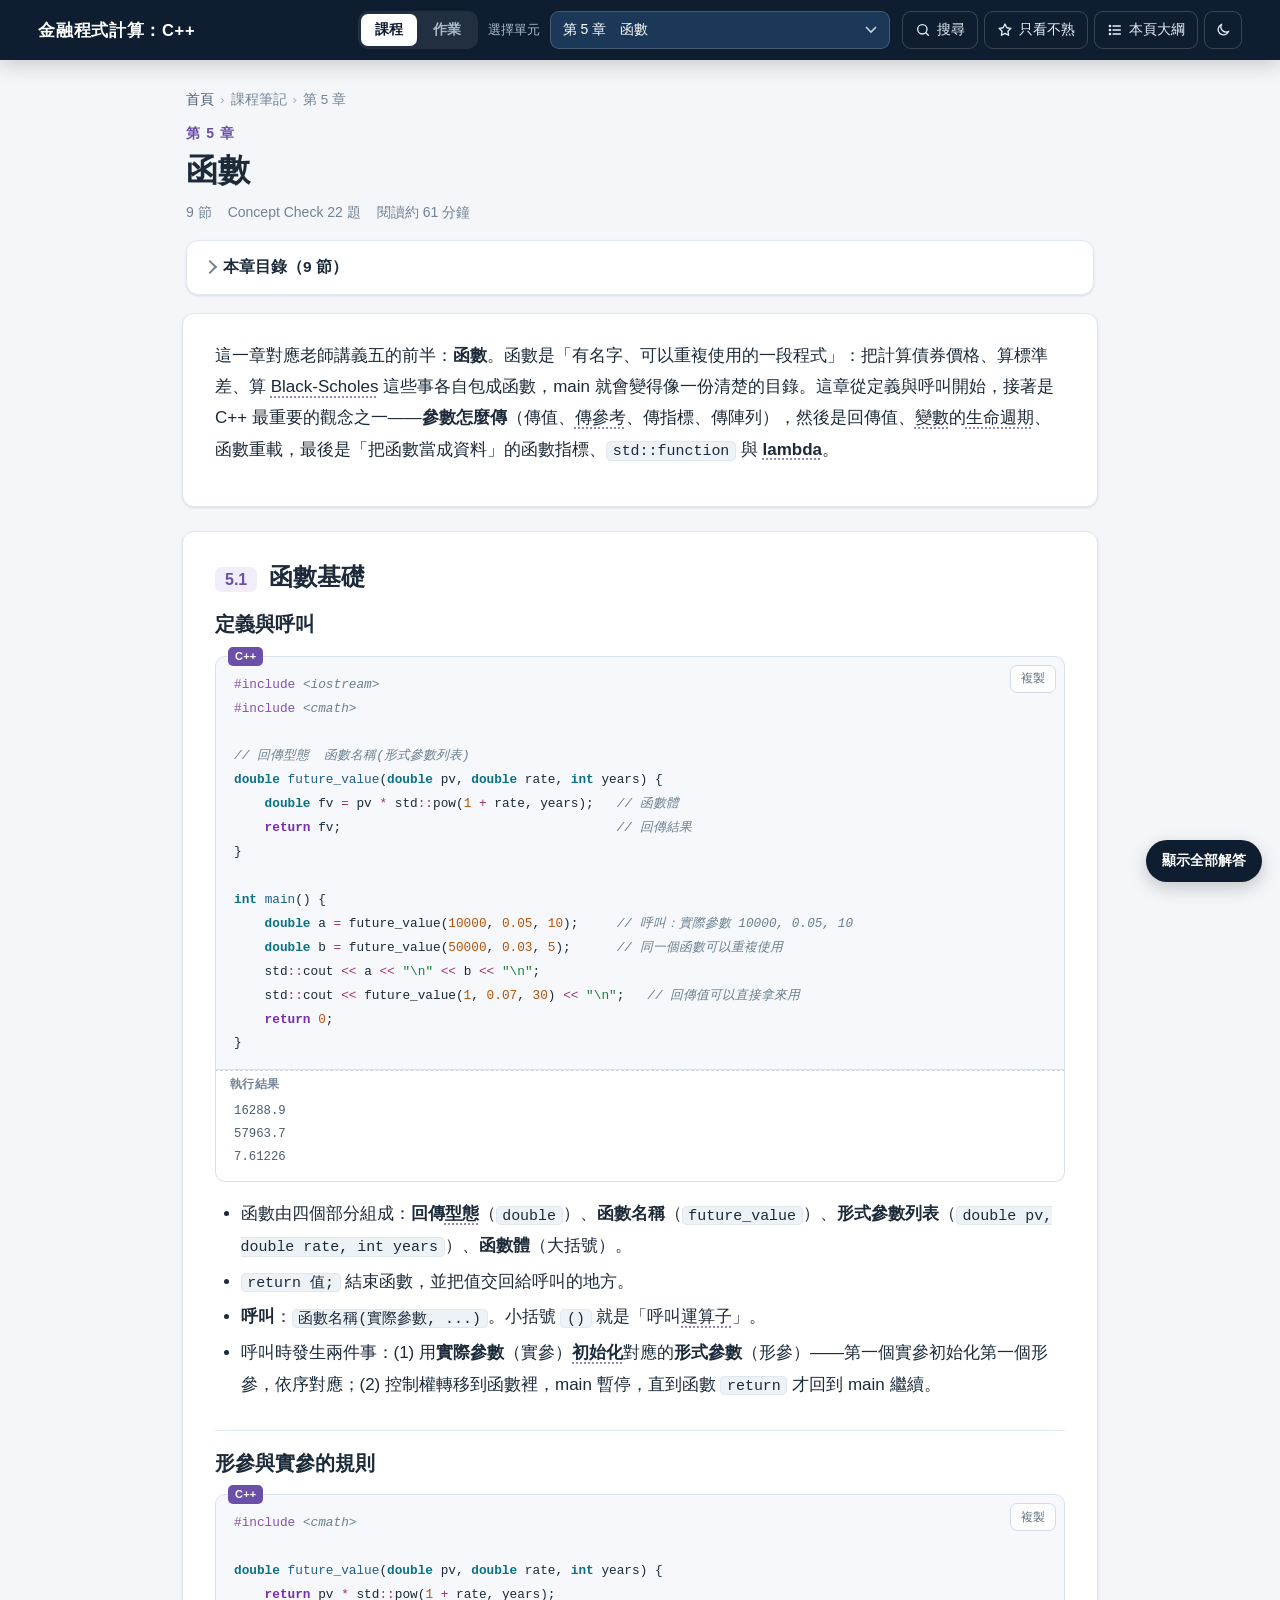
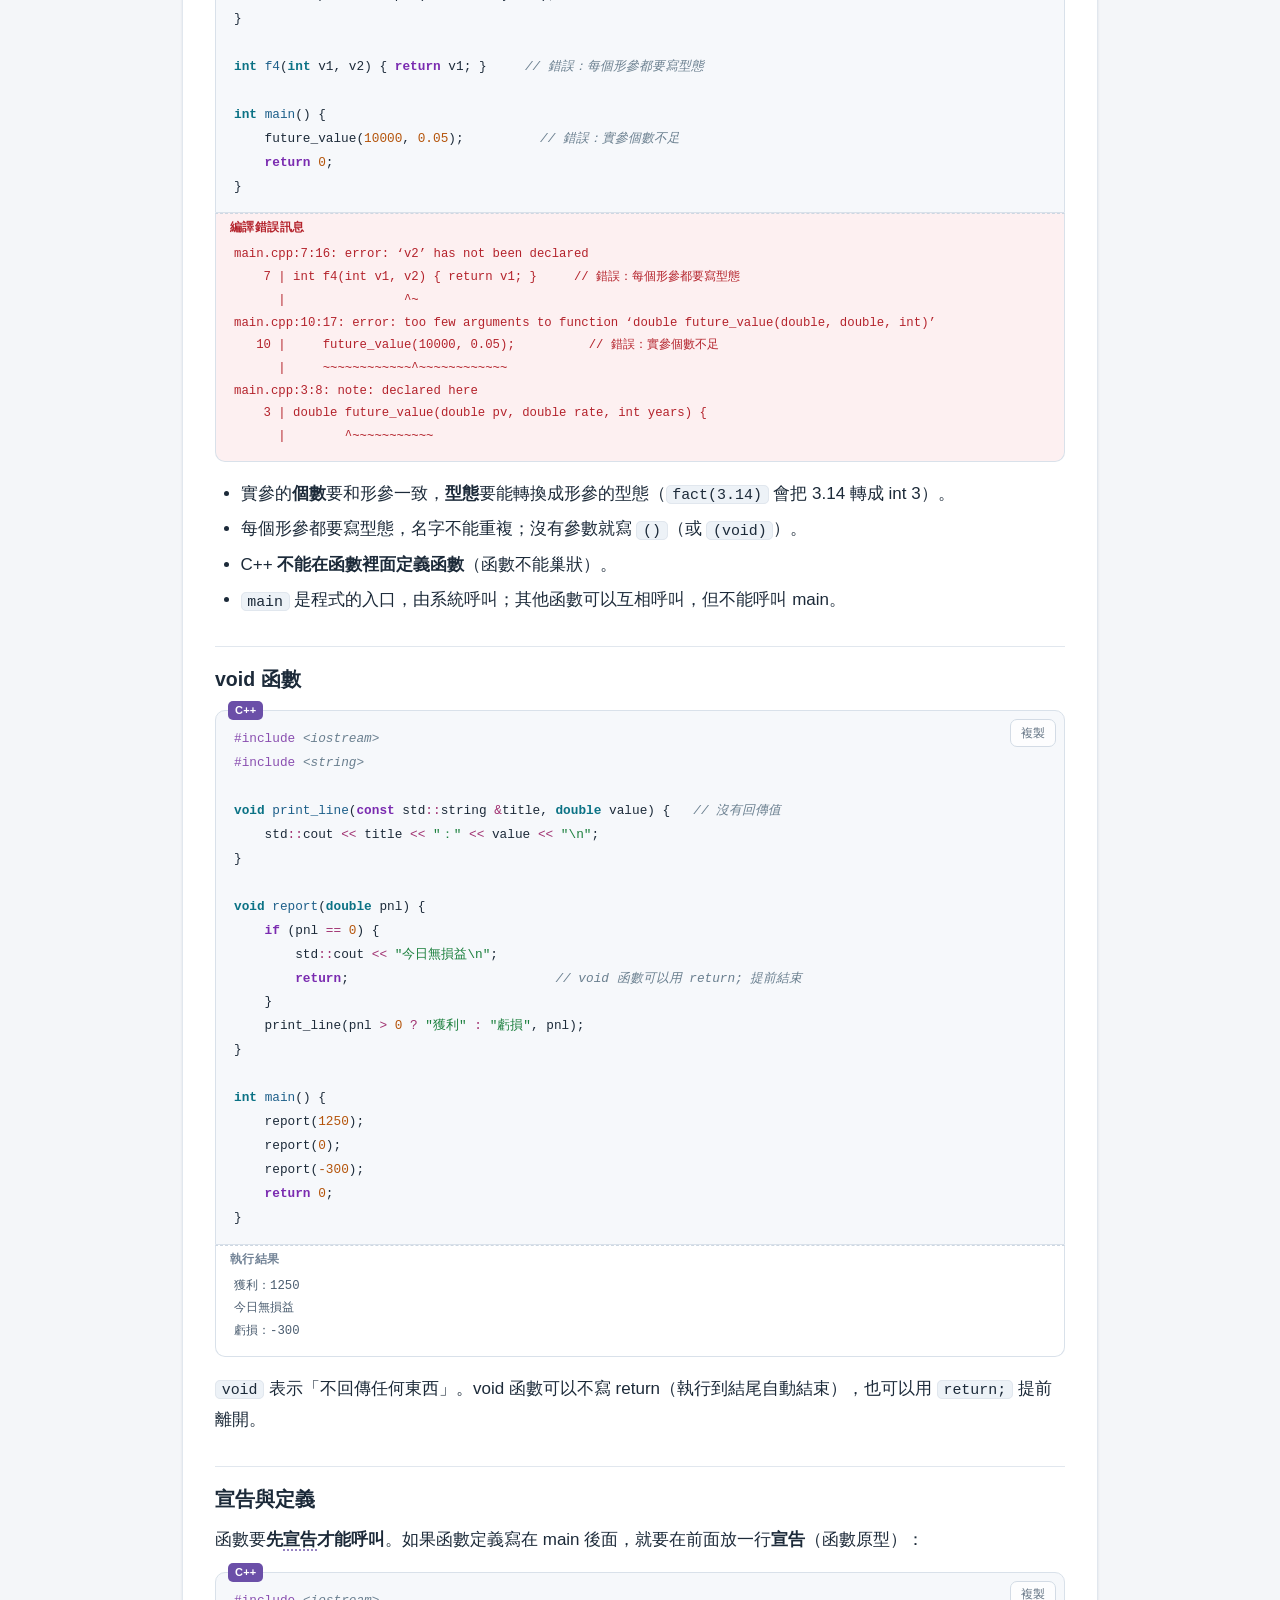
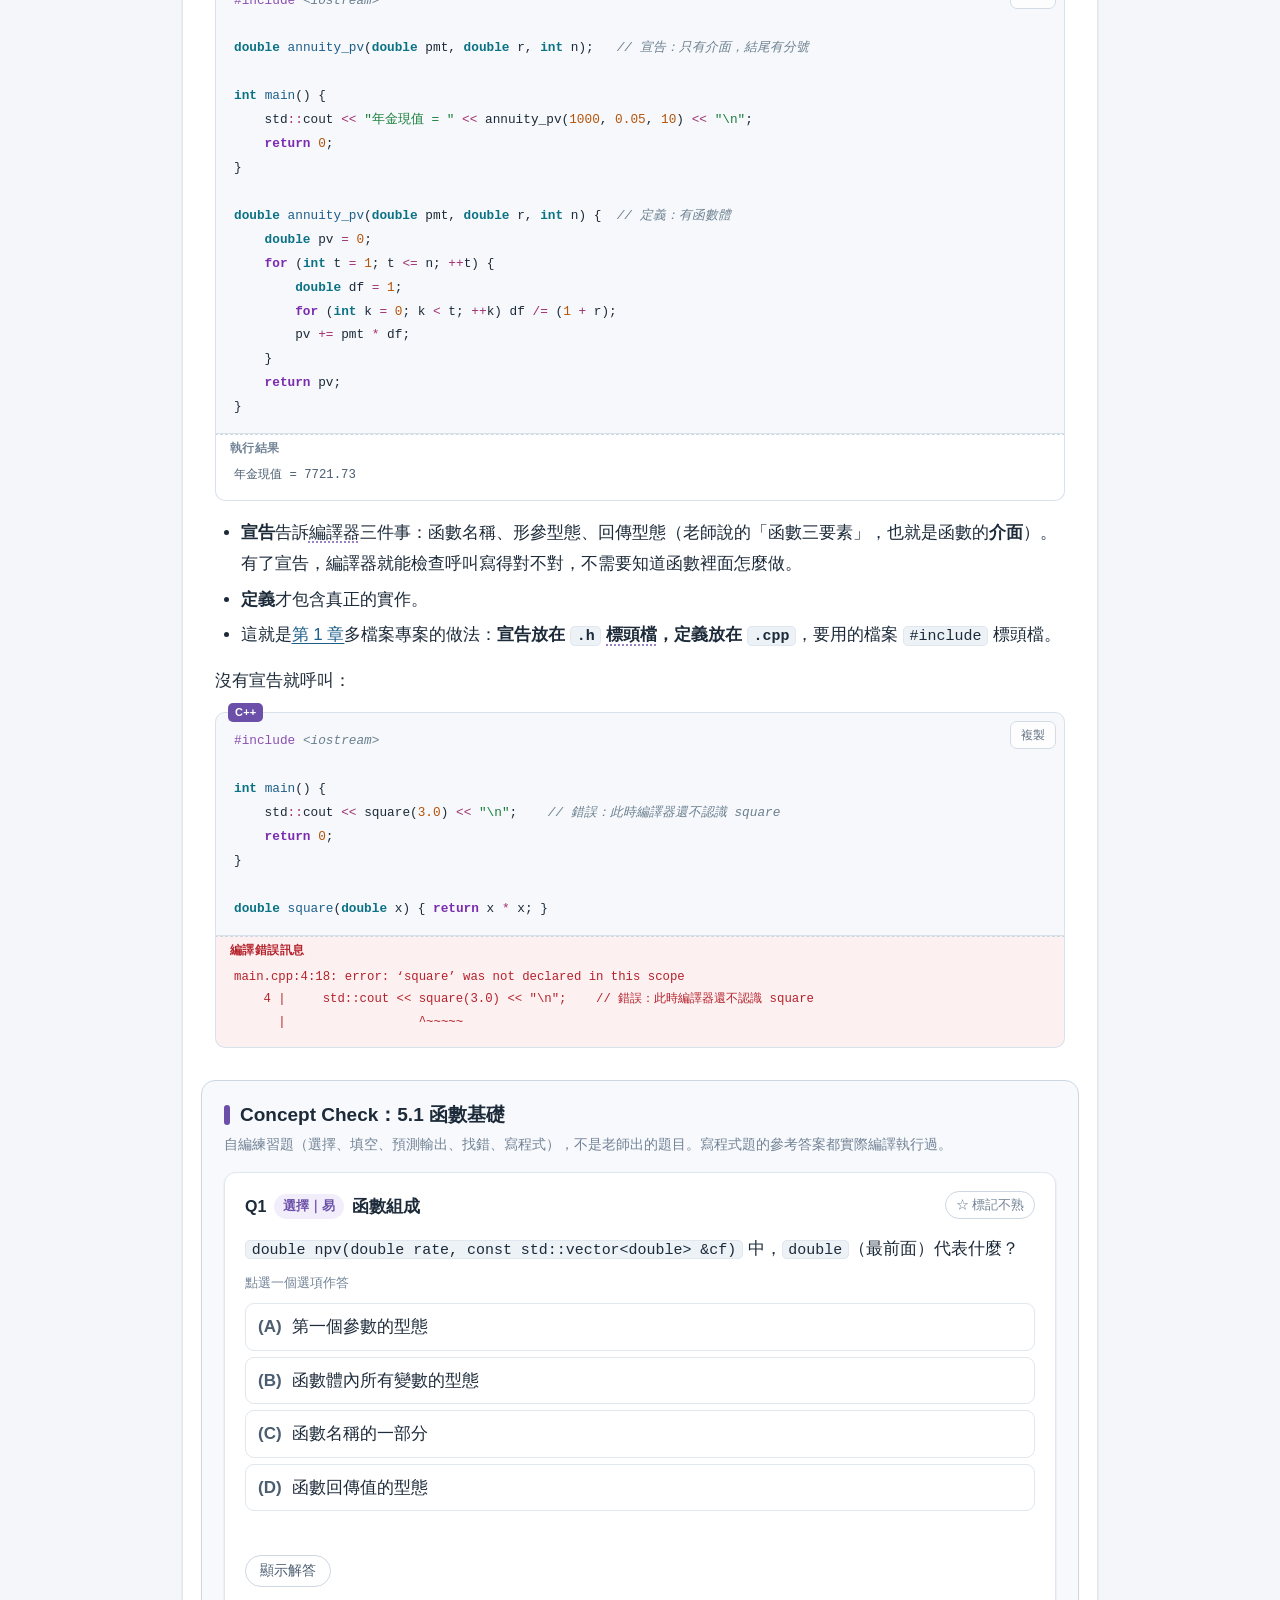
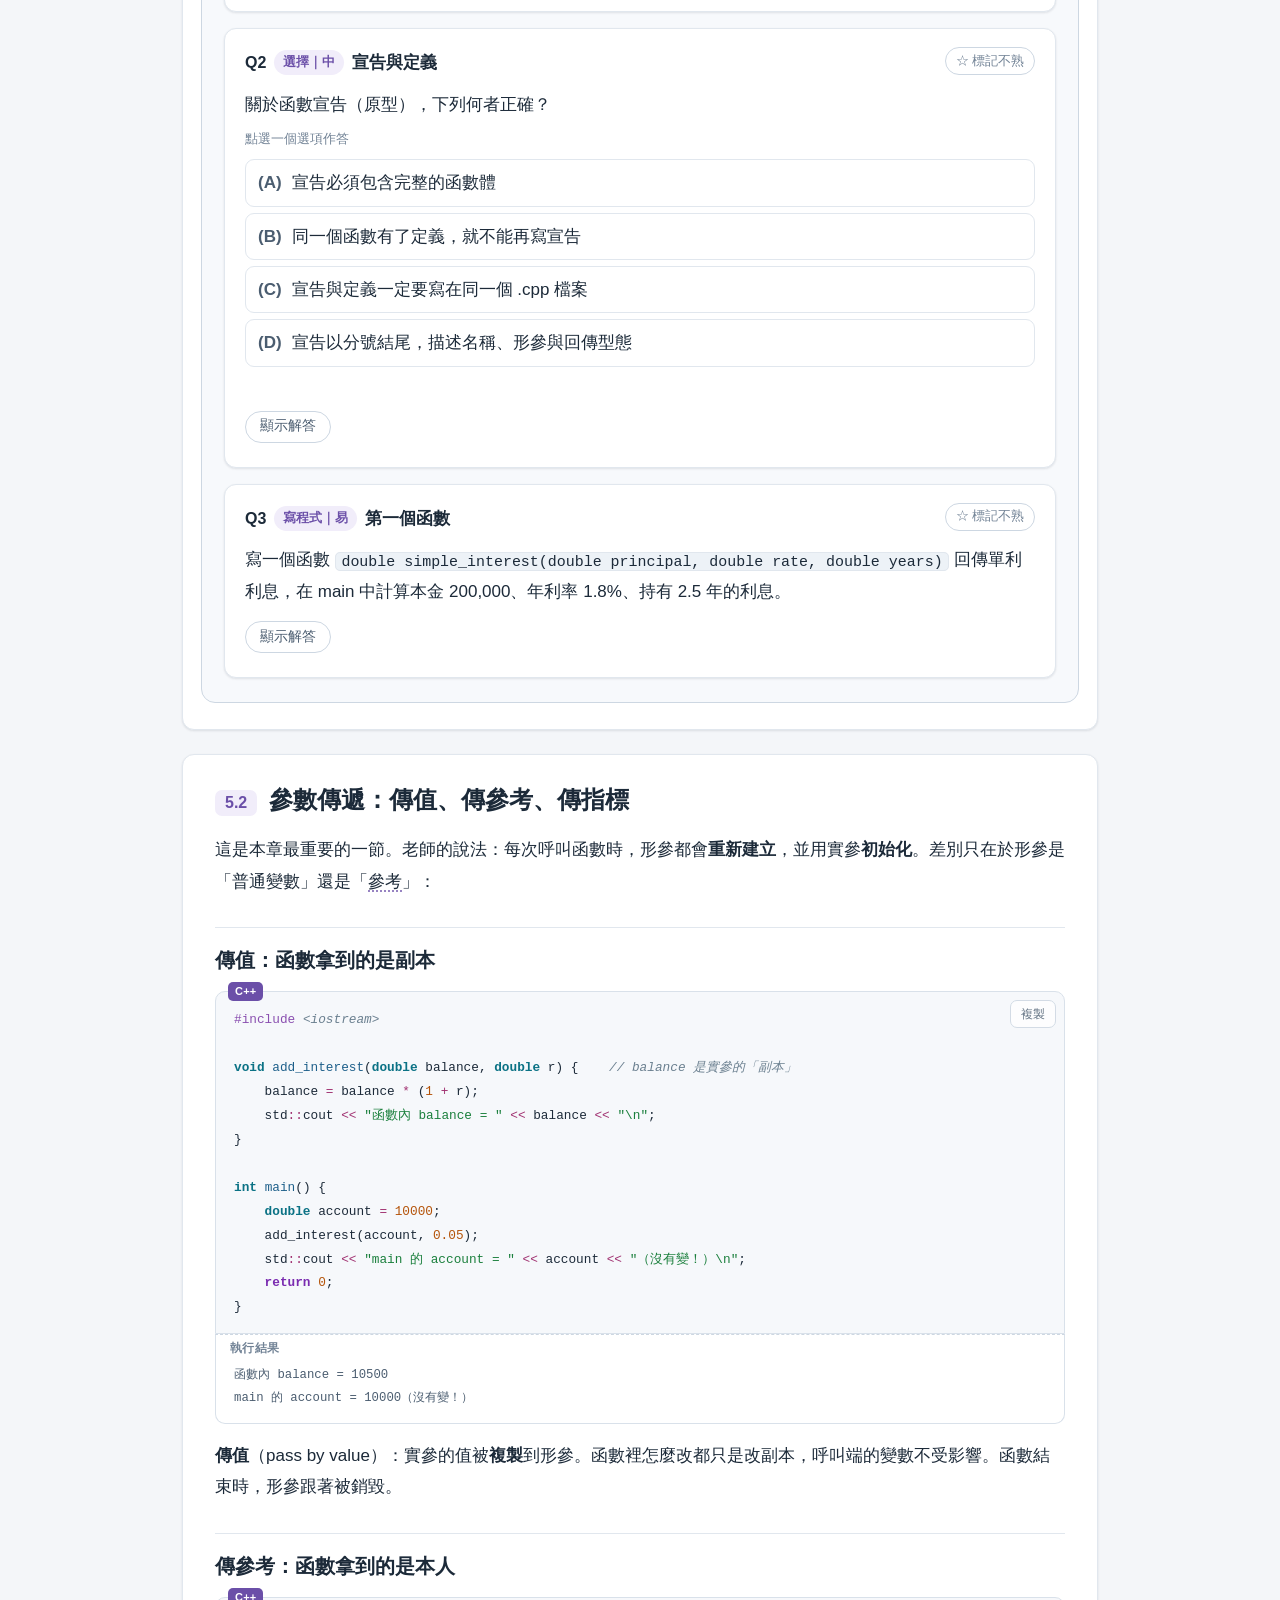
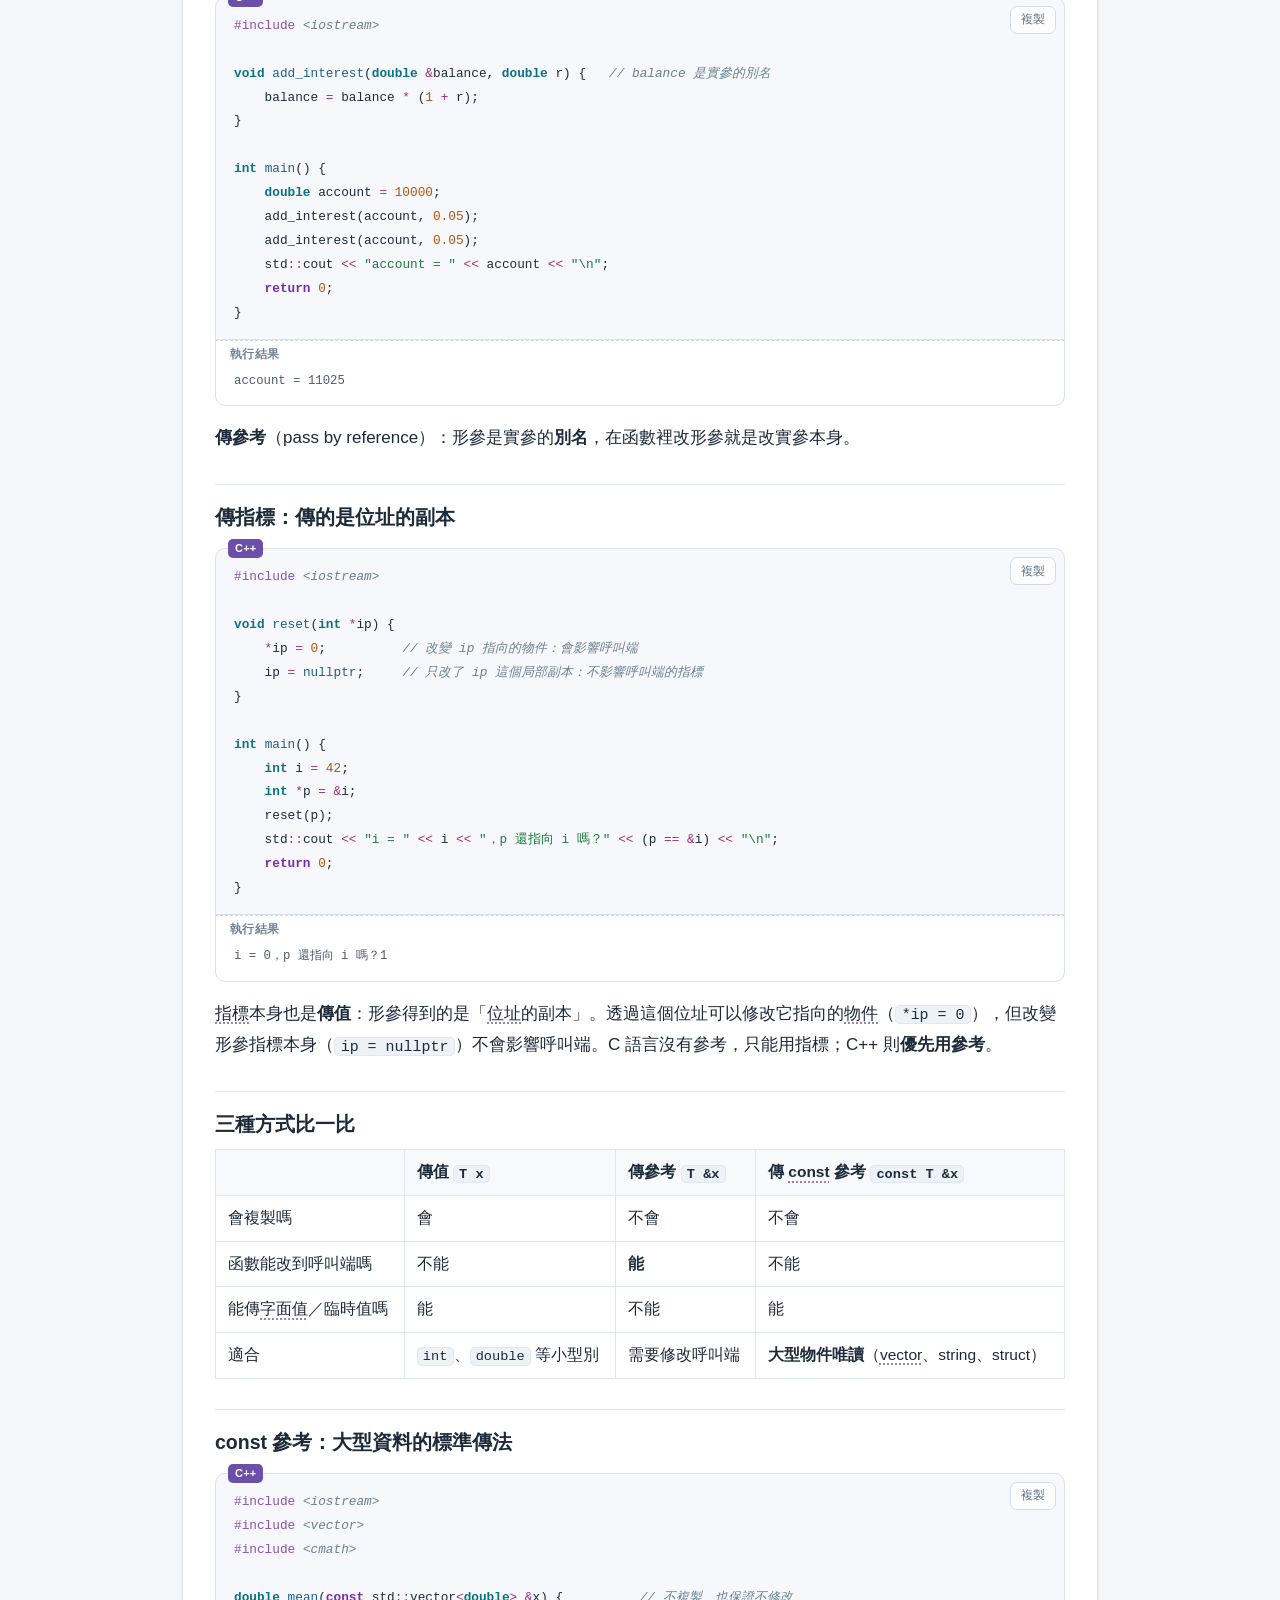
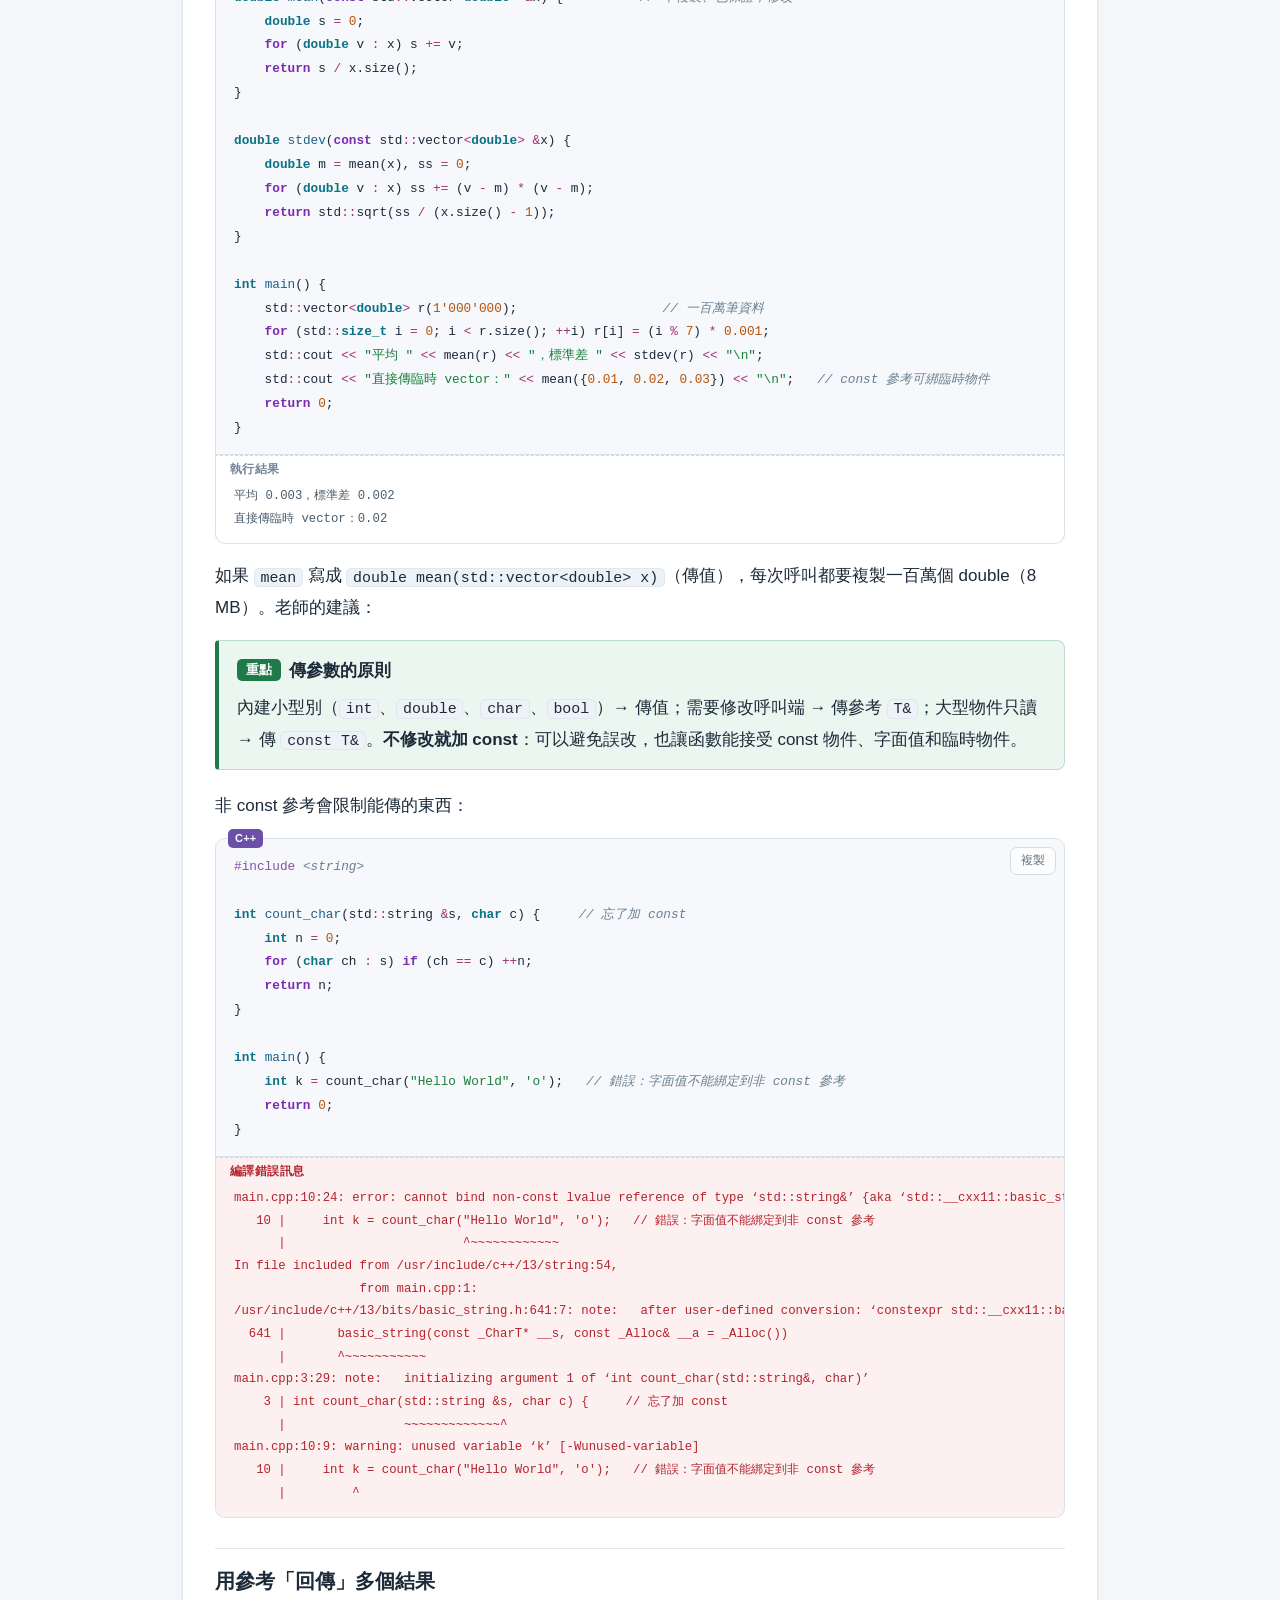
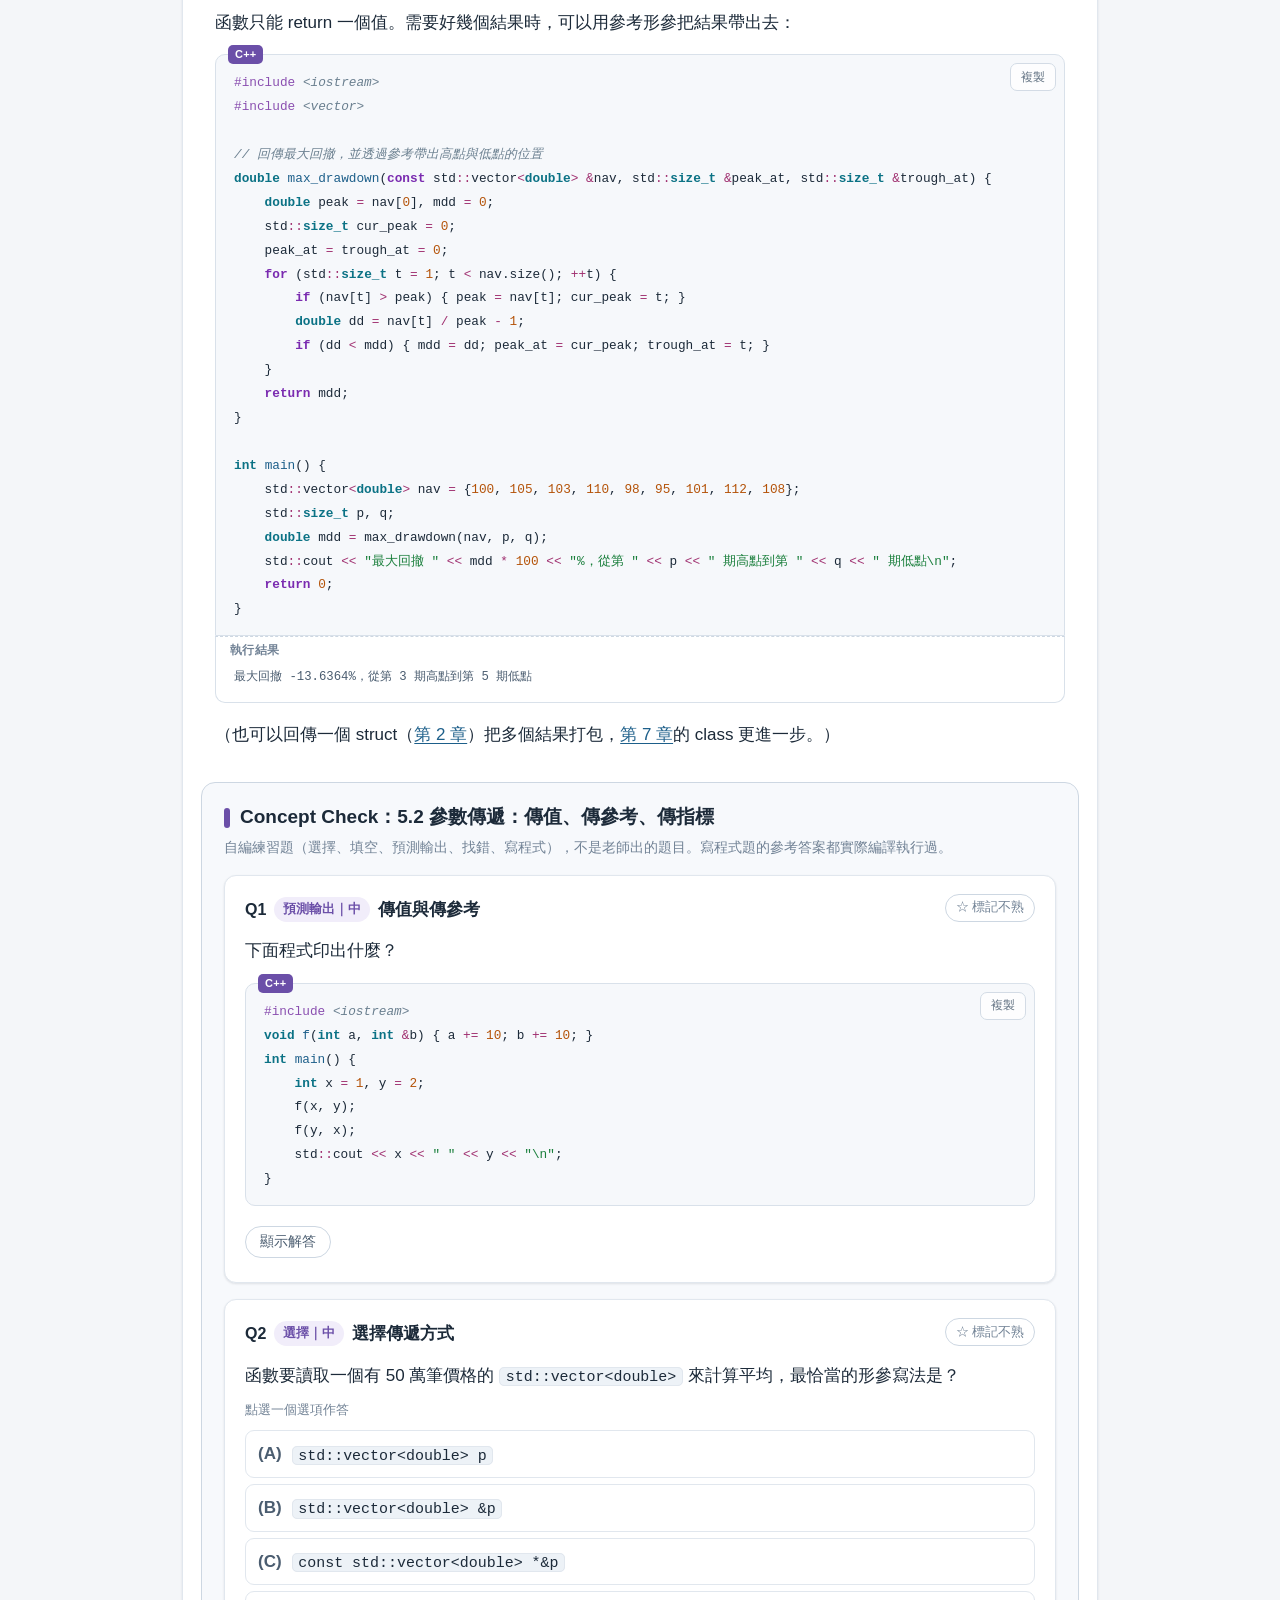
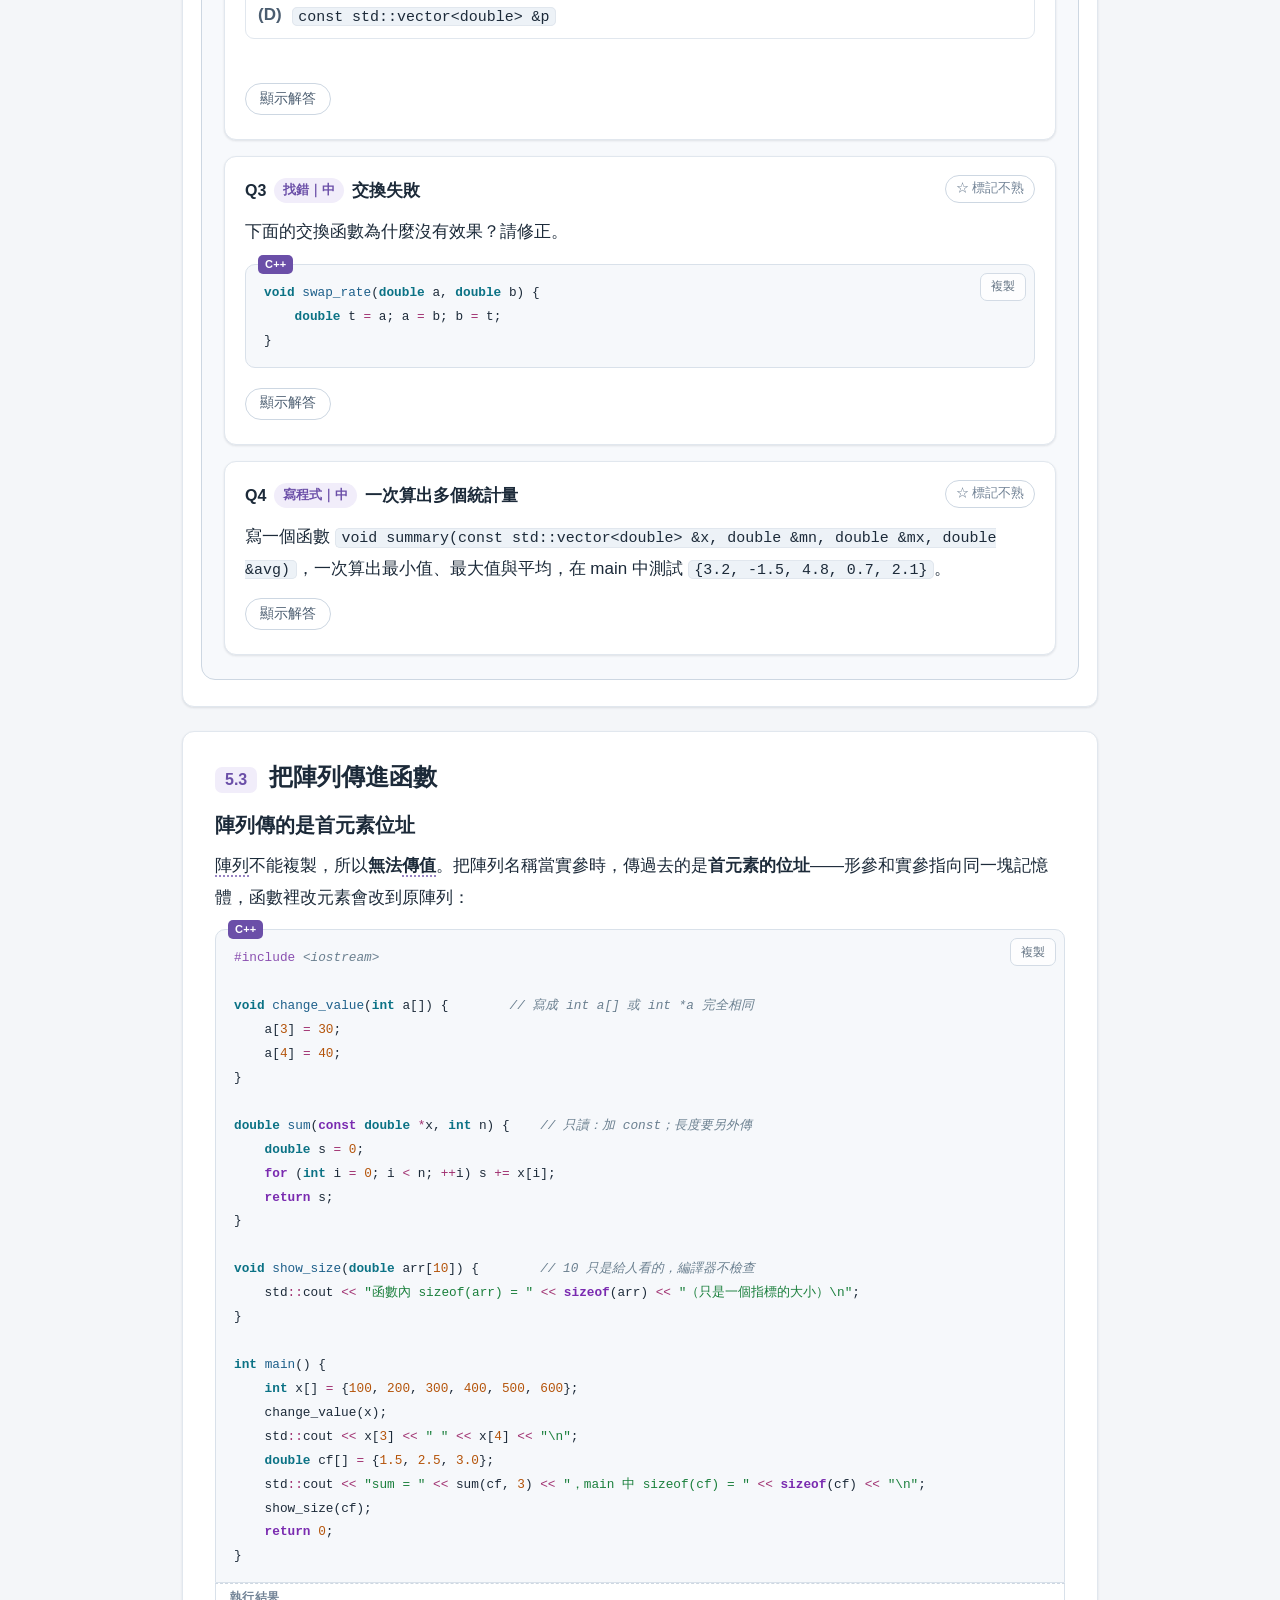
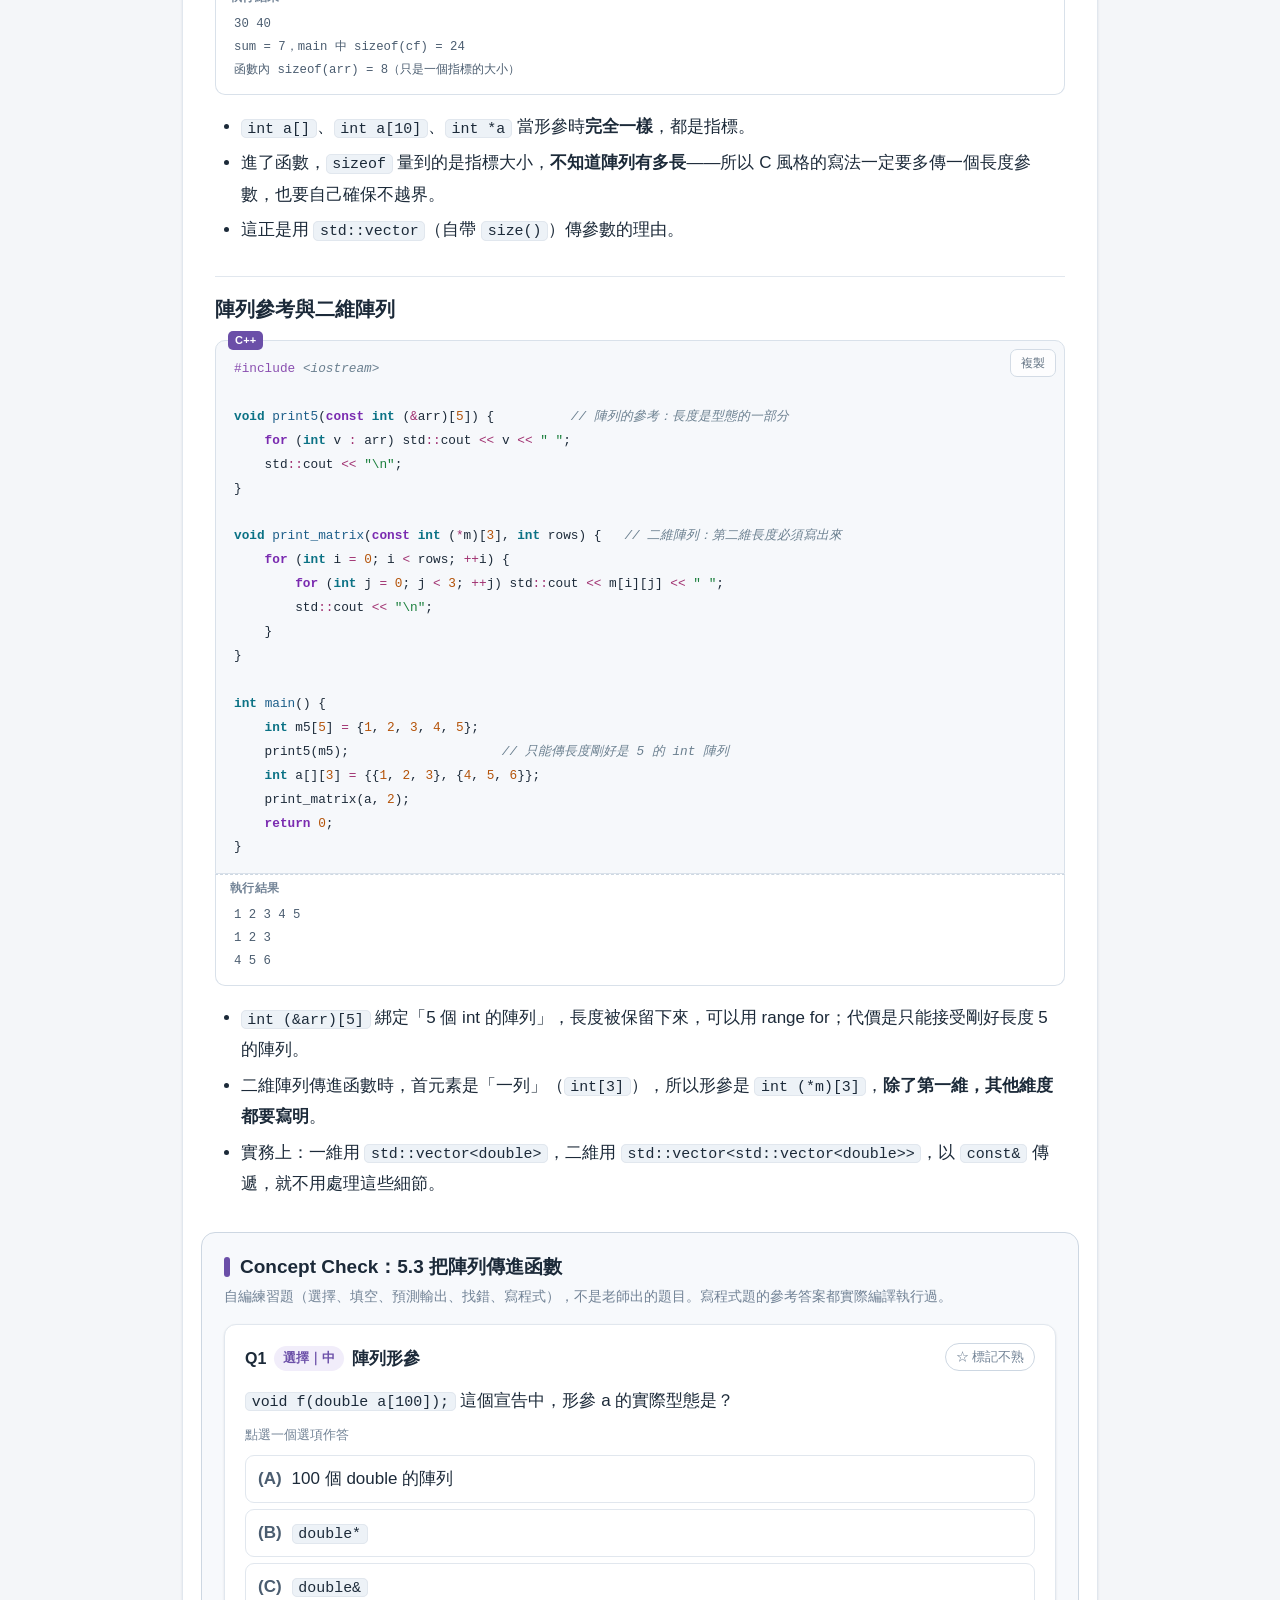
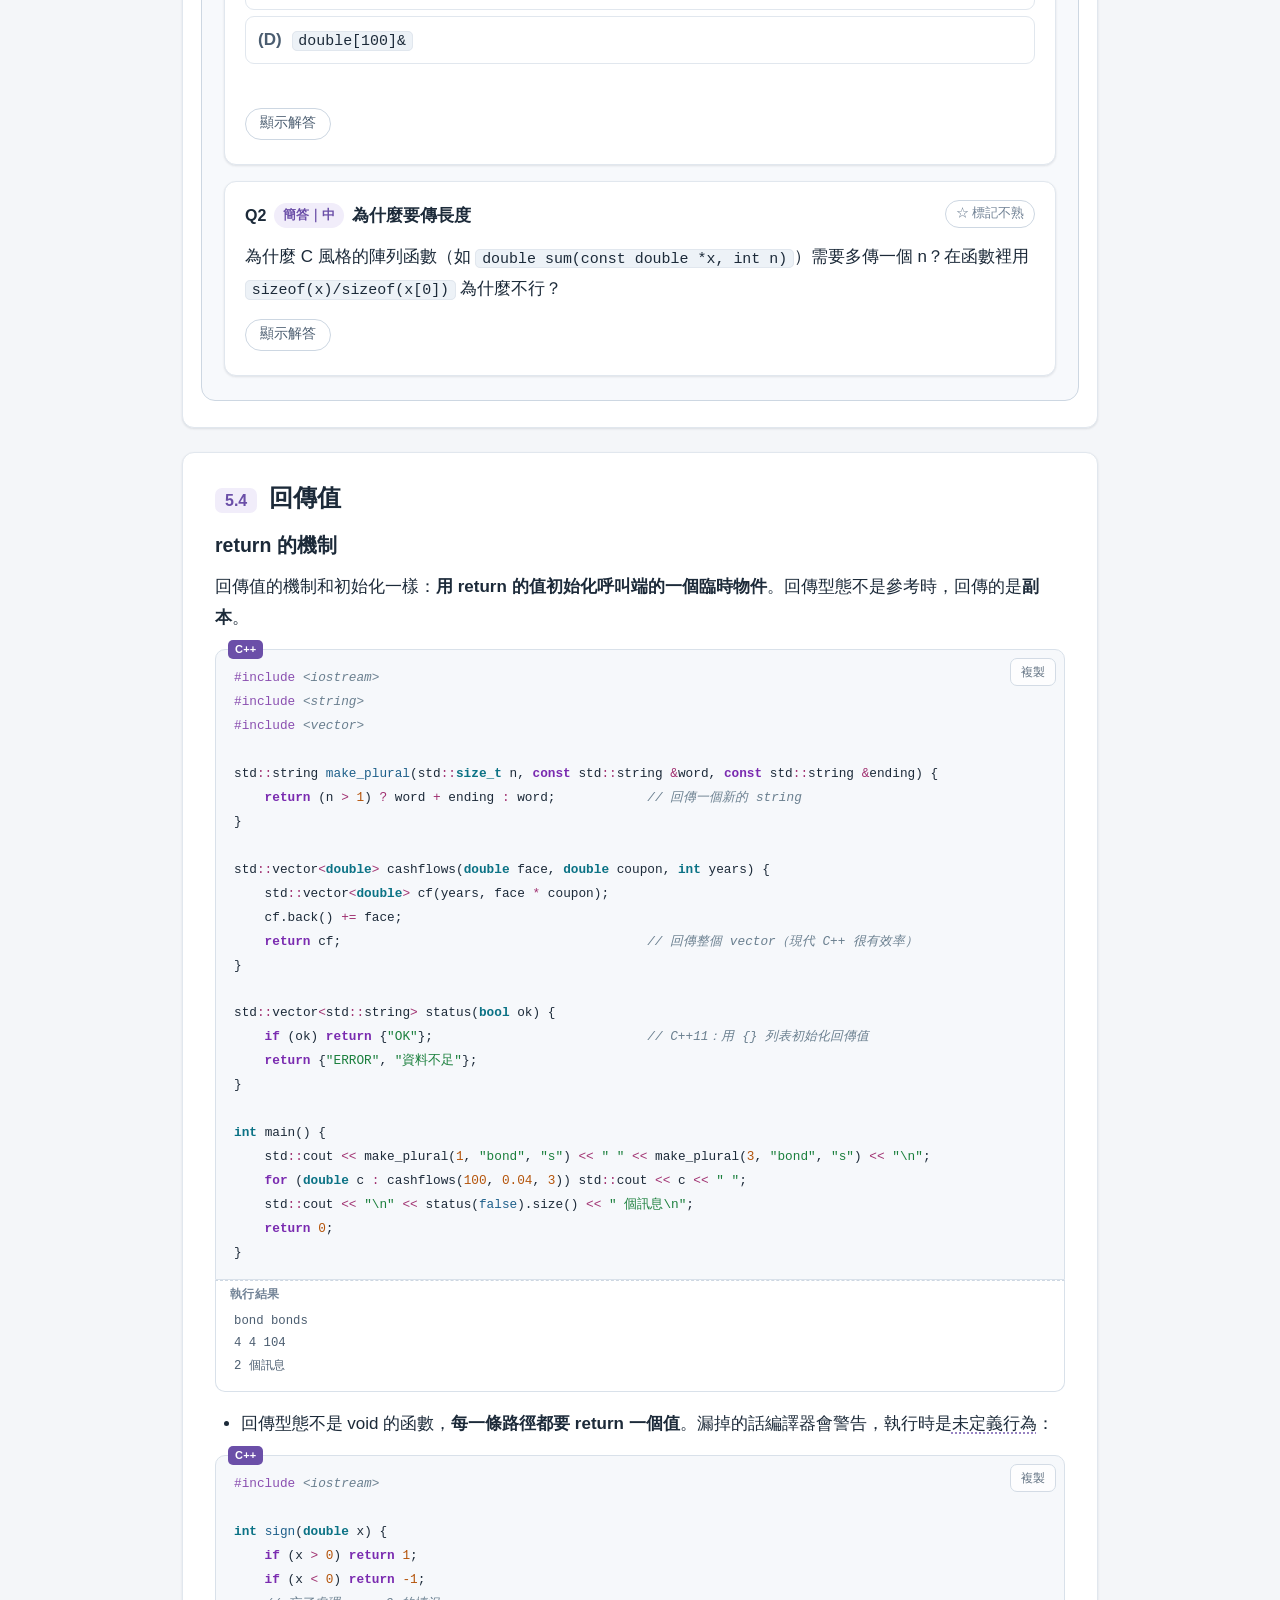
<file: ch05.html>
<!doctype html>
<html lang="zh-Hant"><head><meta charset="utf-8"><meta name="viewport" content="width=device-width,initial-scale=1">
<title>第 5 章 函數｜金融程式計算：C++</title>
<meta name="color-scheme" content="light dark">
<script>try{var t=localStorage.getItem('notes:theme')||(window.matchMedia&&matchMedia('(prefers-color-scheme: dark)').matches?'dark':'light');document.documentElement.setAttribute('data-theme',t)}catch(e){}</script>
<link rel="stylesheet" href="assets/katex/katex.min.css">
<link rel="stylesheet" href="assets/style.css?v=ffd5af7f">

</head><body data-page="ch05" data-mode="course" data-course="cf" data-key="cf">
<a class="skip" href="#main">跳到主要內容</a>
<header class="topbar"><a class="brand" href="index.html" aria-label="金融程式計算：C++｜課程筆記首頁"><span>金融程式計算：C++</span><span class="sub">｜課程筆記</span></a>
<div class="pickers"><nav class="mode" aria-label="切換課程或作業"><a href="ch01.html" data-mode="course" class=on>課程</a><a href="hw01.html" data-mode="hw">作業</a></nav><label for="unitSelect">選擇單元</label><select id="unitSelect" aria-label="選擇單元"><option value="index.html">首頁：課程介紹與使用說明</option><option value="exam.html">工具：測驗模式</option><option value="notes.html">工具：我的重點與筆記</option><option value="ch01.html">第 1 章　C++ 簡介與第一支程式</option><option value="ch02.html">第 2 章　資料型態、變數與記憶體</option><option value="ch03.html">第 3 章　陣列、指標與字串</option><option value="ch04.html">第 4 章　表達式、運算子與流程控制</option><option value="ch05.html" selected>第 5 章　函數</option><option value="ch06.html">第 6 章　命名空間、預處理與記憶體管理</option><option value="ch07.html">第 7 章　類別 class（一）：封裝、建構與物件的一生</option><option value="ch08.html">第 8 章　類別 class（二）：繼承、多型與設計模式</option><option value="ch09.html">第 9 章　模板與泛型</option><option value="ch10.html">第 10 章　課程總結：從語法到量化程式庫</option></select></div></header>
<main class="wrap" id="main"><nav class="crumbs" aria-label="目前位置"><a href="index.html">首頁</a><span class="sep">›</span><span>課程筆記</span><span class="sep">›</span><span>第 5 章</span></nav><header class="ch-head"><p class=eyebrow>第 5 章</p><h1>函數</h1><p class="ch-meta"><span>9 節</span><span>Concept Check 22 題</span><span>閱讀約 61 分鐘</span></p><details class="ch-toc"><summary>本章目錄（9 節）</summary><ol><li><a href="#s5-1"><span>5.1</span>函數基礎</a></li><li><a href="#s5-2"><span>5.2</span>參數傳遞：傳值、傳參考、傳指標</a></li><li><a href="#s5-3"><span>5.3</span>把陣列傳進函數</a></li><li><a href="#s5-4"><span>5.4</span>回傳值</a></li><li><a href="#s5-5"><span>5.5</span>變數的生命週期：區域、全域、static</a></li><li><a href="#s5-6"><span>5.6</span>預設引數、inline 與函數重載</a></li><li><a href="#s5-7"><span>5.7</span>遞迴：函數呼叫自己</a></li><li><a href="#s5-8"><span>5.8</span>函數也是資料：函數指標、lambda、std::function</a></li><li><a href="#s5-9"><span>5.9</span>本章小結</a></li></ol></details></header>
<div class="ch-intro"><p>這一章對應老師講義五的前半：<strong>函數</strong>。函數是「有名字、可以重複使用的一段程式」：把計算債券價格、算標準差、算 <span class="gl" tabindex="0" role="button" data-g="Black-Scholes">Black-Scholes</span> 這些事各自包成函數，main 就會變得像一份清楚的目錄。這章從定義與呼叫開始，接著是 C++ 最重要的觀念之一——<strong>參數怎麼傳</strong>（傳值、<span class="gl" tabindex="0" role="button" data-g="傳參考">傳參考</span>、傳指標、傳陣列），然後是回傳值、<span class="gl" tabindex="0" role="button" data-g="變數">變數</span>的<span class="gl" tabindex="0" role="button" data-g="生命週期">生命週期</span>、函數重載，最後是「把函數當成資料」的函數指標、<code>std::function</code> 與 <strong><span class="gl" tabindex="0" role="button" data-g="lambda">lambda</span></strong>。</p></div><section class="sec" id="s5-1" data-label="5.1 函數基礎"><h2><span class="num">5.1</span>函數基礎</h2><h3 id="s5-1-1">定義與呼叫</h3>
<div class="code"><button class="copy" type="button" aria-label="複製程式碼">複製</button><span class="lang">C++</span><pre><code><span class="cp">#include</span><span class="w"> </span><span class="cpf">&lt;iostream&gt;</span>
<span class="cp">#include</span><span class="w"> </span><span class="cpf">&lt;cmath&gt;</span>

<span class="c1">// 回傳型態  函數名稱(形式參數列表)</span>
<span class="kt">double</span><span class="w"> </span><span class="nf">future_value</span><span class="p">(</span><span class="kt">double</span><span class="w"> </span><span class="n">pv</span><span class="p">,</span><span class="w"> </span><span class="kt">double</span><span class="w"> </span><span class="n">rate</span><span class="p">,</span><span class="w"> </span><span class="kt">int</span><span class="w"> </span><span class="n">years</span><span class="p">)</span><span class="w"> </span><span class="p">{</span>
<span class="w">    </span><span class="kt">double</span><span class="w"> </span><span class="n">fv</span><span class="w"> </span><span class="o">=</span><span class="w"> </span><span class="n">pv</span><span class="w"> </span><span class="o">*</span><span class="w"> </span><span class="n">std</span><span class="o">::</span><span class="n">pow</span><span class="p">(</span><span class="mi">1</span><span class="w"> </span><span class="o">+</span><span class="w"> </span><span class="n">rate</span><span class="p">,</span><span class="w"> </span><span class="n">years</span><span class="p">);</span><span class="w">   </span><span class="c1">// 函數體</span>
<span class="w">    </span><span class="k">return</span><span class="w"> </span><span class="n">fv</span><span class="p">;</span><span class="w">                                    </span><span class="c1">// 回傳結果</span>
<span class="p">}</span>

<span class="kt">int</span><span class="w"> </span><span class="nf">main</span><span class="p">()</span><span class="w"> </span><span class="p">{</span>
<span class="w">    </span><span class="kt">double</span><span class="w"> </span><span class="n">a</span><span class="w"> </span><span class="o">=</span><span class="w"> </span><span class="n">future_value</span><span class="p">(</span><span class="mi">10000</span><span class="p">,</span><span class="w"> </span><span class="mf">0.05</span><span class="p">,</span><span class="w"> </span><span class="mi">10</span><span class="p">);</span><span class="w">     </span><span class="c1">// 呼叫：實際參數 10000, 0.05, 10</span>
<span class="w">    </span><span class="kt">double</span><span class="w"> </span><span class="n">b</span><span class="w"> </span><span class="o">=</span><span class="w"> </span><span class="n">future_value</span><span class="p">(</span><span class="mi">50000</span><span class="p">,</span><span class="w"> </span><span class="mf">0.03</span><span class="p">,</span><span class="w"> </span><span class="mi">5</span><span class="p">);</span><span class="w">      </span><span class="c1">// 同一個函數可以重複使用</span>
<span class="w">    </span><span class="n">std</span><span class="o">::</span><span class="n">cout</span><span class="w"> </span><span class="o">&lt;&lt;</span><span class="w"> </span><span class="n">a</span><span class="w"> </span><span class="o">&lt;&lt;</span><span class="w"> </span><span class="s">"</span><span class="se">\n</span><span class="s">"</span><span class="w"> </span><span class="o">&lt;&lt;</span><span class="w"> </span><span class="n">b</span><span class="w"> </span><span class="o">&lt;&lt;</span><span class="w"> </span><span class="s">"</span><span class="se">\n</span><span class="s">"</span><span class="p">;</span>
<span class="w">    </span><span class="n">std</span><span class="o">::</span><span class="n">cout</span><span class="w"> </span><span class="o">&lt;&lt;</span><span class="w"> </span><span class="n">future_value</span><span class="p">(</span><span class="mi">1</span><span class="p">,</span><span class="w"> </span><span class="mf">0.07</span><span class="p">,</span><span class="w"> </span><span class="mi">30</span><span class="p">)</span><span class="w"> </span><span class="o">&lt;&lt;</span><span class="w"> </span><span class="s">"</span><span class="se">\n</span><span class="s">"</span><span class="p">;</span><span class="w">   </span><span class="c1">// 回傳值可以直接拿來用</span>
<span class="w">    </span><span class="k">return</span><span class="w"> </span><span class="mi">0</span><span class="p">;</span>
<span class="p">}</span>
</code></pre></div>
<pre class="out" data-title="執行結果"><code>16288.9
57963.7
7.61226</code></pre>
<ul>
<li>函數由四個部分組成：<strong>回傳<span class="gl" tabindex="0" role="button" data-g="型態">型態</span></strong>（<code>double</code>）、<strong>函數名稱</strong>（<code>future_value</code>）、<strong>形式參數列表</strong>（<code>double pv, double rate, int years</code>）、<strong>函數體</strong>（大括號）。</li>
<li><code>return 值;</code> 結束函數，並把值交回給呼叫的地方。</li>
<li><strong>呼叫</strong>：<code>函數名稱(實際參數, ...)</code>。小括號 <code>()</code> 就是「呼叫<span class="gl" tabindex="0" role="button" data-g="運算子">運算子</span>」。</li>
<li>呼叫時發生兩件事：(1) 用<strong>實際參數</strong>（實參）<strong><span class="gl" tabindex="0" role="button" data-g="初始化">初始化</span></strong>對應的<strong>形式參數</strong>（形參）——第一個實參初始化第一個形參，依序對應；(2) 控制權轉移到函數裡，main 暫停，直到函數 <code>return</code> 才回到 main 繼續。</li>
</ul>
<h3 id="s5-1-2">形參與實參的規則</h3>
<div class="code"><button class="copy" type="button" aria-label="複製程式碼">複製</button><span class="lang">C++</span><pre><code><span class="cp">#include</span><span class="w"> </span><span class="cpf">&lt;cmath&gt;</span>

<span class="kt">double</span><span class="w"> </span><span class="nf">future_value</span><span class="p">(</span><span class="kt">double</span><span class="w"> </span><span class="n">pv</span><span class="p">,</span><span class="w"> </span><span class="kt">double</span><span class="w"> </span><span class="n">rate</span><span class="p">,</span><span class="w"> </span><span class="kt">int</span><span class="w"> </span><span class="n">years</span><span class="p">)</span><span class="w"> </span><span class="p">{</span>
<span class="w">    </span><span class="k">return</span><span class="w"> </span><span class="n">pv</span><span class="w"> </span><span class="o">*</span><span class="w"> </span><span class="n">std</span><span class="o">::</span><span class="n">pow</span><span class="p">(</span><span class="mi">1</span><span class="w"> </span><span class="o">+</span><span class="w"> </span><span class="n">rate</span><span class="p">,</span><span class="w"> </span><span class="n">years</span><span class="p">);</span>
<span class="p">}</span>

<span class="kt">int</span><span class="w"> </span><span class="nf">f4</span><span class="p">(</span><span class="kt">int</span><span class="w"> </span><span class="n">v1</span><span class="p">,</span><span class="w"> </span><span class="n">v2</span><span class="p">)</span><span class="w"> </span><span class="p">{</span><span class="w"> </span><span class="k">return</span><span class="w"> </span><span class="n">v1</span><span class="p">;</span><span class="w"> </span><span class="p">}</span><span class="w">     </span><span class="c1">// 錯誤：每個形參都要寫型態</span>

<span class="kt">int</span><span class="w"> </span><span class="nf">main</span><span class="p">()</span><span class="w"> </span><span class="p">{</span>
<span class="w">    </span><span class="n">future_value</span><span class="p">(</span><span class="mi">10000</span><span class="p">,</span><span class="w"> </span><span class="mf">0.05</span><span class="p">);</span><span class="w">          </span><span class="c1">// 錯誤：實參個數不足</span>
<span class="w">    </span><span class="k">return</span><span class="w"> </span><span class="mi">0</span><span class="p">;</span>
<span class="p">}</span>
</code></pre></div>
<pre class="out err" data-title="編譯錯誤訊息"><code>main.cpp:7:16: error: ‘v2’ has not been declared
    7 | int f4(int v1, v2) { return v1; }     // 錯誤：每個形參都要寫型態
      |                ^~
main.cpp:10:17: error: too few arguments to function ‘double future_value(double, double, int)’
   10 |     future_value(10000, 0.05);          // 錯誤：實參個數不足
      |     ~~~~~~~~~~~~^~~~~~~~~~~~~
main.cpp:3:8: note: declared here
    3 | double future_value(double pv, double rate, int years) {
      |        ^~~~~~~~~~~~</code></pre>
<ul>
<li>實參的<strong>個數</strong>要和形參一致，<strong>型態</strong>要能轉換成形參的型態（<code>fact(3.14)</code> 會把 3.14 轉成 int 3）。</li>
<li>每個形參都要寫型態，名字不能重複；沒有參數就寫 <code>()</code>（或 <code>(void)</code>）。</li>
<li>C++ <strong>不能在函數裡面定義函數</strong>（函數不能巢狀）。</li>
<li><code>main</code> 是程式的入口，由系統呼叫；其他函數可以互相呼叫，但不能呼叫 main。</li>
</ul>
<h3 id="s5-1-3">void 函數</h3>
<div class="code"><button class="copy" type="button" aria-label="複製程式碼">複製</button><span class="lang">C++</span><pre><code><span class="cp">#include</span><span class="w"> </span><span class="cpf">&lt;iostream&gt;</span>
<span class="cp">#include</span><span class="w"> </span><span class="cpf">&lt;string&gt;</span>

<span class="kt">void</span><span class="w"> </span><span class="nf">print_line</span><span class="p">(</span><span class="k">const</span><span class="w"> </span><span class="n">std</span><span class="o">::</span><span class="n">string</span><span class="w"> </span><span class="o">&amp;</span><span class="n">title</span><span class="p">,</span><span class="w"> </span><span class="kt">double</span><span class="w"> </span><span class="n">value</span><span class="p">)</span><span class="w"> </span><span class="p">{</span><span class="w">   </span><span class="c1">// 沒有回傳值</span>
<span class="w">    </span><span class="n">std</span><span class="o">::</span><span class="n">cout</span><span class="w"> </span><span class="o">&lt;&lt;</span><span class="w"> </span><span class="n">title</span><span class="w"> </span><span class="o">&lt;&lt;</span><span class="w"> </span><span class="s">"："</span><span class="w"> </span><span class="o">&lt;&lt;</span><span class="w"> </span><span class="n">value</span><span class="w"> </span><span class="o">&lt;&lt;</span><span class="w"> </span><span class="s">"</span><span class="se">\n</span><span class="s">"</span><span class="p">;</span>
<span class="p">}</span>

<span class="kt">void</span><span class="w"> </span><span class="nf">report</span><span class="p">(</span><span class="kt">double</span><span class="w"> </span><span class="n">pnl</span><span class="p">)</span><span class="w"> </span><span class="p">{</span>
<span class="w">    </span><span class="k">if</span><span class="w"> </span><span class="p">(</span><span class="n">pnl</span><span class="w"> </span><span class="o">==</span><span class="w"> </span><span class="mi">0</span><span class="p">)</span><span class="w"> </span><span class="p">{</span>
<span class="w">        </span><span class="n">std</span><span class="o">::</span><span class="n">cout</span><span class="w"> </span><span class="o">&lt;&lt;</span><span class="w"> </span><span class="s">"今日無損益</span><span class="se">\n</span><span class="s">"</span><span class="p">;</span>
<span class="w">        </span><span class="k">return</span><span class="p">;</span><span class="w">                           </span><span class="c1">// void 函數可以用 return; 提前結束</span>
<span class="w">    </span><span class="p">}</span>
<span class="w">    </span><span class="n">print_line</span><span class="p">(</span><span class="n">pnl</span><span class="w"> </span><span class="o">&gt;</span><span class="w"> </span><span class="mi">0</span><span class="w"> </span><span class="o">?</span><span class="w"> </span><span class="s">"獲利"</span><span class="w"> </span><span class="o">:</span><span class="w"> </span><span class="s">"虧損"</span><span class="p">,</span><span class="w"> </span><span class="n">pnl</span><span class="p">);</span>
<span class="p">}</span>

<span class="kt">int</span><span class="w"> </span><span class="nf">main</span><span class="p">()</span><span class="w"> </span><span class="p">{</span>
<span class="w">    </span><span class="n">report</span><span class="p">(</span><span class="mi">1250</span><span class="p">);</span>
<span class="w">    </span><span class="n">report</span><span class="p">(</span><span class="mi">0</span><span class="p">);</span>
<span class="w">    </span><span class="n">report</span><span class="p">(</span><span class="mi">-300</span><span class="p">);</span>
<span class="w">    </span><span class="k">return</span><span class="w"> </span><span class="mi">0</span><span class="p">;</span>
<span class="p">}</span>
</code></pre></div>
<pre class="out" data-title="執行結果"><code>獲利：1250
今日無損益
虧損：-300</code></pre>
<p><code>void</code> 表示「不回傳任何東西」。void 函數可以不寫 return（執行到結尾自動結束），也可以用 <code>return;</code> 提前離開。</p>
<h3 id="s5-1-4">宣告與定義</h3>
<p>函數要<strong>先<span class="gl" tabindex="0" role="button" data-g="宣告">宣告</span>才能呼叫</strong>。如果函數定義寫在 main 後面，就要在前面放一行<strong>宣告</strong>（函數原型）：</p>
<div class="code"><button class="copy" type="button" aria-label="複製程式碼">複製</button><span class="lang">C++</span><pre><code><span class="cp">#include</span><span class="w"> </span><span class="cpf">&lt;iostream&gt;</span>

<span class="kt">double</span><span class="w"> </span><span class="nf">annuity_pv</span><span class="p">(</span><span class="kt">double</span><span class="w"> </span><span class="n">pmt</span><span class="p">,</span><span class="w"> </span><span class="kt">double</span><span class="w"> </span><span class="n">r</span><span class="p">,</span><span class="w"> </span><span class="kt">int</span><span class="w"> </span><span class="n">n</span><span class="p">);</span><span class="w">   </span><span class="c1">// 宣告：只有介面，結尾有分號</span>

<span class="kt">int</span><span class="w"> </span><span class="nf">main</span><span class="p">()</span><span class="w"> </span><span class="p">{</span>
<span class="w">    </span><span class="n">std</span><span class="o">::</span><span class="n">cout</span><span class="w"> </span><span class="o">&lt;&lt;</span><span class="w"> </span><span class="s">"年金現值 = "</span><span class="w"> </span><span class="o">&lt;&lt;</span><span class="w"> </span><span class="n">annuity_pv</span><span class="p">(</span><span class="mi">1000</span><span class="p">,</span><span class="w"> </span><span class="mf">0.05</span><span class="p">,</span><span class="w"> </span><span class="mi">10</span><span class="p">)</span><span class="w"> </span><span class="o">&lt;&lt;</span><span class="w"> </span><span class="s">"</span><span class="se">\n</span><span class="s">"</span><span class="p">;</span>
<span class="w">    </span><span class="k">return</span><span class="w"> </span><span class="mi">0</span><span class="p">;</span>
<span class="p">}</span>

<span class="kt">double</span><span class="w"> </span><span class="nf">annuity_pv</span><span class="p">(</span><span class="kt">double</span><span class="w"> </span><span class="n">pmt</span><span class="p">,</span><span class="w"> </span><span class="kt">double</span><span class="w"> </span><span class="n">r</span><span class="p">,</span><span class="w"> </span><span class="kt">int</span><span class="w"> </span><span class="n">n</span><span class="p">)</span><span class="w"> </span><span class="p">{</span><span class="w">  </span><span class="c1">// 定義：有函數體</span>
<span class="w">    </span><span class="kt">double</span><span class="w"> </span><span class="n">pv</span><span class="w"> </span><span class="o">=</span><span class="w"> </span><span class="mi">0</span><span class="p">;</span>
<span class="w">    </span><span class="k">for</span><span class="w"> </span><span class="p">(</span><span class="kt">int</span><span class="w"> </span><span class="n">t</span><span class="w"> </span><span class="o">=</span><span class="w"> </span><span class="mi">1</span><span class="p">;</span><span class="w"> </span><span class="n">t</span><span class="w"> </span><span class="o">&lt;=</span><span class="w"> </span><span class="n">n</span><span class="p">;</span><span class="w"> </span><span class="o">++</span><span class="n">t</span><span class="p">)</span><span class="w"> </span><span class="p">{</span>
<span class="w">        </span><span class="kt">double</span><span class="w"> </span><span class="n">df</span><span class="w"> </span><span class="o">=</span><span class="w"> </span><span class="mi">1</span><span class="p">;</span>
<span class="w">        </span><span class="k">for</span><span class="w"> </span><span class="p">(</span><span class="kt">int</span><span class="w"> </span><span class="n">k</span><span class="w"> </span><span class="o">=</span><span class="w"> </span><span class="mi">0</span><span class="p">;</span><span class="w"> </span><span class="n">k</span><span class="w"> </span><span class="o">&lt;</span><span class="w"> </span><span class="n">t</span><span class="p">;</span><span class="w"> </span><span class="o">++</span><span class="n">k</span><span class="p">)</span><span class="w"> </span><span class="n">df</span><span class="w"> </span><span class="o">/=</span><span class="w"> </span><span class="p">(</span><span class="mi">1</span><span class="w"> </span><span class="o">+</span><span class="w"> </span><span class="n">r</span><span class="p">);</span>
<span class="w">        </span><span class="n">pv</span><span class="w"> </span><span class="o">+=</span><span class="w"> </span><span class="n">pmt</span><span class="w"> </span><span class="o">*</span><span class="w"> </span><span class="n">df</span><span class="p">;</span>
<span class="w">    </span><span class="p">}</span>
<span class="w">    </span><span class="k">return</span><span class="w"> </span><span class="n">pv</span><span class="p">;</span>
<span class="p">}</span>
</code></pre></div>
<pre class="out" data-title="執行結果"><code>年金現值 = 7721.73</code></pre>
<ul>
<li><strong>宣告</strong>告訴<span class="gl" tabindex="0" role="button" data-g="編譯器">編譯器</span>三件事：函數名稱、形參型態、回傳型態（老師說的「函數三要素」，也就是函數的<strong>介面</strong>）。有了宣告，編譯器就能檢查呼叫寫得對不對，不需要知道函數裡面怎麼做。</li>
<li><strong>定義</strong>才包含真正的實作。</li>
<li>這就是<a class="xref" href="ch01.html">第 1 章</a>多檔案專案的做法：<strong>宣告放在 <code>.h</code> <span class="gl" tabindex="0" role="button" data-g="標頭檔">標頭檔</span>，定義放在 <code>.cpp</code></strong>，要用的檔案 <code>#include</code> 標頭檔。</li>
</ul>
<p>沒有宣告就呼叫：</p>
<div class="code"><button class="copy" type="button" aria-label="複製程式碼">複製</button><span class="lang">C++</span><pre><code><span class="cp">#include</span><span class="w"> </span><span class="cpf">&lt;iostream&gt;</span>

<span class="kt">int</span><span class="w"> </span><span class="nf">main</span><span class="p">()</span><span class="w"> </span><span class="p">{</span>
<span class="w">    </span><span class="n">std</span><span class="o">::</span><span class="n">cout</span><span class="w"> </span><span class="o">&lt;&lt;</span><span class="w"> </span><span class="n">square</span><span class="p">(</span><span class="mf">3.0</span><span class="p">)</span><span class="w"> </span><span class="o">&lt;&lt;</span><span class="w"> </span><span class="s">"</span><span class="se">\n</span><span class="s">"</span><span class="p">;</span><span class="w">    </span><span class="c1">// 錯誤：此時編譯器還不認識 square</span>
<span class="w">    </span><span class="k">return</span><span class="w"> </span><span class="mi">0</span><span class="p">;</span>
<span class="p">}</span>

<span class="kt">double</span><span class="w"> </span><span class="nf">square</span><span class="p">(</span><span class="kt">double</span><span class="w"> </span><span class="n">x</span><span class="p">)</span><span class="w"> </span><span class="p">{</span><span class="w"> </span><span class="k">return</span><span class="w"> </span><span class="n">x</span><span class="w"> </span><span class="o">*</span><span class="w"> </span><span class="n">x</span><span class="p">;</span><span class="w"> </span><span class="p">}</span>
</code></pre></div>
<pre class="out err" data-title="編譯錯誤訊息"><code>main.cpp:4:18: error: ‘square’ was not declared in this scope
    4 |     std::cout &lt;&lt; square(3.0) &lt;&lt; &quot;\n&quot;;    // 錯誤：此時編譯器還不認識 square
      |                  ^~~~~~</code></pre><section class="cc" id="cc-s5-1"><h3 class="cc-h">Concept Check：5.1 函數基礎</h3><p class="cc-note">自編練習題（選擇、填空、預測輸出、找錯、寫程式），不是老師出的題目。寫程式題的參考答案都實際編譯執行過。</p><article class="q" id="q-s5-1-1" data-key="D" data-label="5.1 函數基礎 Q1"><div class="q-meta"><h4><a href="#q-s5-1-1">Q1</a></h4><span class="q-kind">選擇｜易</span><span class="q-title">函數組成</span></div><div class="q-text"><p><code>double npv(double rate, const std::vector&lt;double&gt; &amp;cf)</code> 中，<code>double</code>（最前面）代表什麼？</p></div><ol class="opts"><li data-k="A"><b>(A)</b><span>第一個參數的型態</span></li><li data-k="B"><b>(B)</b><span>函數體內所有變數的型態</span></li><li data-k="C"><b>(C)</b><span>函數名稱的一部分</span></li><li data-k="D"><b>(D)</b><span>函數回傳值的型態</span></li></ol><button class="toggle" type="button" aria-expanded="false">顯示解答</button><div class="sol" hidden><div class="ans"><strong>答案 (D)</strong><p>函數回傳值的型態</p></div><div class="why"><p class="sh">解析</p><p>寫在函數名稱前面的是回傳型態；括號裡的是形式參數列表。</p></div></div></article><article class="q" id="q-s5-1-2" data-key="D" data-label="5.1 函數基礎 Q2"><div class="q-meta"><h4><a href="#q-s5-1-2">Q2</a></h4><span class="q-kind">選擇｜中</span><span class="q-title">宣告與定義</span></div><div class="q-text"><p>關於函數宣告（原型），下列何者正確？</p></div><ol class="opts"><li data-k="A"><b>(A)</b><span>宣告必須包含完整的函數體</span></li><li data-k="B"><b>(B)</b><span>同一個函數有了定義，就不能再寫宣告</span></li><li data-k="C"><b>(C)</b><span>宣告與定義一定要寫在同一個 .cpp 檔案</span></li><li data-k="D"><b>(D)</b><span>宣告以分號結尾，描述名稱、形參與回傳型態</span></li></ol><button class="toggle" type="button" aria-expanded="false">顯示解答</button><div class="sol" hidden><div class="ans"><strong>答案 (D)</strong><p>宣告以分號結尾，描述名稱、形參與回傳型態</p></div><div class="why"><p class="sh">解析</p><p>宣告只描述介面，以分號結尾，通常放在標頭檔；定義才有函數體，可以放在另一個 .cpp。</p></div></div></article><article class="q" id="q-s5-1-3" data-label="5.1 函數基礎 Q3"><div class="q-meta"><h4><a href="#q-s5-1-3">Q3</a></h4><span class="q-kind">寫程式｜易</span><span class="q-title">第一個函數</span></div><div class="q-text"><p>寫一個函數 <code>double simple_interest(double principal, double rate, double years)</code> 回傳單利利息，在 main 中計算本金 200,000、年利率 1.8%、持有 2.5 年的利息。</p></div><button class="toggle" type="button" aria-expanded="false">顯示解答</button><div class="sol" hidden><div class="ans"><strong>答案</strong><div class="code"><button class="copy" type="button" aria-label="複製程式碼">複製</button><span class="lang">C++</span><pre><code><span class="cp">#include</span><span class="w"> </span><span class="cpf">&lt;iostream&gt;</span>

<span class="kt">double</span><span class="w"> </span><span class="nf">simple_interest</span><span class="p">(</span><span class="kt">double</span><span class="w"> </span><span class="n">principal</span><span class="p">,</span><span class="w"> </span><span class="kt">double</span><span class="w"> </span><span class="n">rate</span><span class="p">,</span><span class="w"> </span><span class="kt">double</span><span class="w"> </span><span class="n">years</span><span class="p">)</span><span class="w"> </span><span class="p">{</span>
<span class="w">    </span><span class="k">return</span><span class="w"> </span><span class="n">principal</span><span class="w"> </span><span class="o">*</span><span class="w"> </span><span class="n">rate</span><span class="w"> </span><span class="o">*</span><span class="w"> </span><span class="n">years</span><span class="p">;</span>
<span class="p">}</span>

<span class="kt">int</span><span class="w"> </span><span class="nf">main</span><span class="p">()</span><span class="w"> </span><span class="p">{</span>
<span class="w">    </span><span class="n">std</span><span class="o">::</span><span class="n">cout</span><span class="w"> </span><span class="o">&lt;&lt;</span><span class="w"> </span><span class="s">"利息 = "</span><span class="w"> </span><span class="o">&lt;&lt;</span><span class="w"> </span><span class="n">simple_interest</span><span class="p">(</span><span class="mi">200000</span><span class="p">,</span><span class="w"> </span><span class="mf">0.018</span><span class="p">,</span><span class="w"> </span><span class="mf">2.5</span><span class="p">)</span><span class="w"> </span><span class="o">&lt;&lt;</span><span class="w"> </span><span class="s">"</span><span class="se">\n</span><span class="s">"</span><span class="p">;</span>
<span class="p">}</span>
</code></pre></div>
<pre class="out" data-title="執行結果"><code>利息 = 9000</code></pre></div></div></article></section></section><section class="sec" id="s5-2" data-label="5.2 參數傳遞：傳值、傳參考、傳指標"><h2><span class="num">5.2</span>參數傳遞：傳值、傳參考、傳指標</h2><p>這是本章最重要的一節。老師的說法：每次呼叫函數時，形參都會<strong>重新建立</strong>，並用實參<strong>初始化</strong>。差別只在於形參是「普通變數」還是「<span class="gl" tabindex="0" role="button" data-g="參考">參考</span>」：</p>
<h3 id="s5-2-1">傳值：函數拿到的是副本</h3>
<div class="code"><button class="copy" type="button" aria-label="複製程式碼">複製</button><span class="lang">C++</span><pre><code><span class="cp">#include</span><span class="w"> </span><span class="cpf">&lt;iostream&gt;</span>

<span class="kt">void</span><span class="w"> </span><span class="nf">add_interest</span><span class="p">(</span><span class="kt">double</span><span class="w"> </span><span class="n">balance</span><span class="p">,</span><span class="w"> </span><span class="kt">double</span><span class="w"> </span><span class="n">r</span><span class="p">)</span><span class="w"> </span><span class="p">{</span><span class="w">    </span><span class="c1">// balance 是實參的「副本」</span>
<span class="w">    </span><span class="n">balance</span><span class="w"> </span><span class="o">=</span><span class="w"> </span><span class="n">balance</span><span class="w"> </span><span class="o">*</span><span class="w"> </span><span class="p">(</span><span class="mi">1</span><span class="w"> </span><span class="o">+</span><span class="w"> </span><span class="n">r</span><span class="p">);</span>
<span class="w">    </span><span class="n">std</span><span class="o">::</span><span class="n">cout</span><span class="w"> </span><span class="o">&lt;&lt;</span><span class="w"> </span><span class="s">"函數內 balance = "</span><span class="w"> </span><span class="o">&lt;&lt;</span><span class="w"> </span><span class="n">balance</span><span class="w"> </span><span class="o">&lt;&lt;</span><span class="w"> </span><span class="s">"</span><span class="se">\n</span><span class="s">"</span><span class="p">;</span>
<span class="p">}</span>

<span class="kt">int</span><span class="w"> </span><span class="nf">main</span><span class="p">()</span><span class="w"> </span><span class="p">{</span>
<span class="w">    </span><span class="kt">double</span><span class="w"> </span><span class="n">account</span><span class="w"> </span><span class="o">=</span><span class="w"> </span><span class="mi">10000</span><span class="p">;</span>
<span class="w">    </span><span class="n">add_interest</span><span class="p">(</span><span class="n">account</span><span class="p">,</span><span class="w"> </span><span class="mf">0.05</span><span class="p">);</span>
<span class="w">    </span><span class="n">std</span><span class="o">::</span><span class="n">cout</span><span class="w"> </span><span class="o">&lt;&lt;</span><span class="w"> </span><span class="s">"main 的 account = "</span><span class="w"> </span><span class="o">&lt;&lt;</span><span class="w"> </span><span class="n">account</span><span class="w"> </span><span class="o">&lt;&lt;</span><span class="w"> </span><span class="s">"（沒有變！）</span><span class="se">\n</span><span class="s">"</span><span class="p">;</span>
<span class="w">    </span><span class="k">return</span><span class="w"> </span><span class="mi">0</span><span class="p">;</span>
<span class="p">}</span>
</code></pre></div>
<pre class="out" data-title="執行結果"><code>函數內 balance = 10500
main 的 account = 10000（沒有變！）</code></pre>
<p><strong>傳值</strong>（pass by value）：實參的值被<strong>複製</strong>到形參。函數裡怎麼改都只是改副本，呼叫端的變數不受影響。函數結束時，形參跟著被銷毀。</p>
<h3 id="s5-2-2">傳參考：函數拿到的是本人</h3>
<div class="code"><button class="copy" type="button" aria-label="複製程式碼">複製</button><span class="lang">C++</span><pre><code><span class="cp">#include</span><span class="w"> </span><span class="cpf">&lt;iostream&gt;</span>

<span class="kt">void</span><span class="w"> </span><span class="nf">add_interest</span><span class="p">(</span><span class="kt">double</span><span class="w"> </span><span class="o">&amp;</span><span class="n">balance</span><span class="p">,</span><span class="w"> </span><span class="kt">double</span><span class="w"> </span><span class="n">r</span><span class="p">)</span><span class="w"> </span><span class="p">{</span><span class="w">   </span><span class="c1">// balance 是實參的別名</span>
<span class="w">    </span><span class="n">balance</span><span class="w"> </span><span class="o">=</span><span class="w"> </span><span class="n">balance</span><span class="w"> </span><span class="o">*</span><span class="w"> </span><span class="p">(</span><span class="mi">1</span><span class="w"> </span><span class="o">+</span><span class="w"> </span><span class="n">r</span><span class="p">);</span>
<span class="p">}</span>

<span class="kt">int</span><span class="w"> </span><span class="nf">main</span><span class="p">()</span><span class="w"> </span><span class="p">{</span>
<span class="w">    </span><span class="kt">double</span><span class="w"> </span><span class="n">account</span><span class="w"> </span><span class="o">=</span><span class="w"> </span><span class="mi">10000</span><span class="p">;</span>
<span class="w">    </span><span class="n">add_interest</span><span class="p">(</span><span class="n">account</span><span class="p">,</span><span class="w"> </span><span class="mf">0.05</span><span class="p">);</span>
<span class="w">    </span><span class="n">add_interest</span><span class="p">(</span><span class="n">account</span><span class="p">,</span><span class="w"> </span><span class="mf">0.05</span><span class="p">);</span>
<span class="w">    </span><span class="n">std</span><span class="o">::</span><span class="n">cout</span><span class="w"> </span><span class="o">&lt;&lt;</span><span class="w"> </span><span class="s">"account = "</span><span class="w"> </span><span class="o">&lt;&lt;</span><span class="w"> </span><span class="n">account</span><span class="w"> </span><span class="o">&lt;&lt;</span><span class="w"> </span><span class="s">"</span><span class="se">\n</span><span class="s">"</span><span class="p">;</span>
<span class="w">    </span><span class="k">return</span><span class="w"> </span><span class="mi">0</span><span class="p">;</span>
<span class="p">}</span>
</code></pre></div>
<pre class="out" data-title="執行結果"><code>account = 11025</code></pre>
<p><strong>傳參考</strong>（pass by reference）：形參是實參的<strong>別名</strong>，在函數裡改形參就是改實參本身。</p>
<h3 id="s5-2-3">傳指標：傳的是位址的副本</h3>
<div class="code"><button class="copy" type="button" aria-label="複製程式碼">複製</button><span class="lang">C++</span><pre><code><span class="cp">#include</span><span class="w"> </span><span class="cpf">&lt;iostream&gt;</span>

<span class="kt">void</span><span class="w"> </span><span class="nf">reset</span><span class="p">(</span><span class="kt">int</span><span class="w"> </span><span class="o">*</span><span class="n">ip</span><span class="p">)</span><span class="w"> </span><span class="p">{</span>
<span class="w">    </span><span class="o">*</span><span class="n">ip</span><span class="w"> </span><span class="o">=</span><span class="w"> </span><span class="mi">0</span><span class="p">;</span><span class="w">          </span><span class="c1">// 改變 ip 指向的物件：會影響呼叫端</span>
<span class="w">    </span><span class="n">ip</span><span class="w"> </span><span class="o">=</span><span class="w"> </span><span class="nb">nullptr</span><span class="p">;</span><span class="w">     </span><span class="c1">// 只改了 ip 這個局部副本：不影響呼叫端的指標</span>
<span class="p">}</span>

<span class="kt">int</span><span class="w"> </span><span class="nf">main</span><span class="p">()</span><span class="w"> </span><span class="p">{</span>
<span class="w">    </span><span class="kt">int</span><span class="w"> </span><span class="n">i</span><span class="w"> </span><span class="o">=</span><span class="w"> </span><span class="mi">42</span><span class="p">;</span>
<span class="w">    </span><span class="kt">int</span><span class="w"> </span><span class="o">*</span><span class="n">p</span><span class="w"> </span><span class="o">=</span><span class="w"> </span><span class="o">&amp;</span><span class="n">i</span><span class="p">;</span>
<span class="w">    </span><span class="n">reset</span><span class="p">(</span><span class="n">p</span><span class="p">);</span>
<span class="w">    </span><span class="n">std</span><span class="o">::</span><span class="n">cout</span><span class="w"> </span><span class="o">&lt;&lt;</span><span class="w"> </span><span class="s">"i = "</span><span class="w"> </span><span class="o">&lt;&lt;</span><span class="w"> </span><span class="n">i</span><span class="w"> </span><span class="o">&lt;&lt;</span><span class="w"> </span><span class="s">"，p 還指向 i 嗎？"</span><span class="w"> </span><span class="o">&lt;&lt;</span><span class="w"> </span><span class="p">(</span><span class="n">p</span><span class="w"> </span><span class="o">==</span><span class="w"> </span><span class="o">&amp;</span><span class="n">i</span><span class="p">)</span><span class="w"> </span><span class="o">&lt;&lt;</span><span class="w"> </span><span class="s">"</span><span class="se">\n</span><span class="s">"</span><span class="p">;</span>
<span class="w">    </span><span class="k">return</span><span class="w"> </span><span class="mi">0</span><span class="p">;</span>
<span class="p">}</span>
</code></pre></div>
<pre class="out" data-title="執行結果"><code>i = 0，p 還指向 i 嗎？1</code></pre>
<p><span class="gl" tabindex="0" role="button" data-g="指標">指標</span>本身也是<strong>傳值</strong>：形參得到的是「<span class="gl" tabindex="0" role="button" data-g="位址">位址</span>的副本」。透過這個位址可以修改它指向的<span class="gl" tabindex="0" role="button" data-g="物件">物件</span>（<code>*ip = 0</code>），但改變形參指標本身（<code>ip = nullptr</code>）不會影響呼叫端。C 語言沒有參考，只能用指標；C++ 則<strong>優先用參考</strong>。</p>
<h3 id="s5-2-4">三種方式比一比</h3>
<table>
<thead>
<tr>
<th></th>
<th>傳值 <code>T x</code></th>
<th>傳參考 <code>T &amp;x</code></th>
<th>傳 <span class="gl" tabindex="0" role="button" data-g="const">const</span> 參考 <code>const T &amp;x</code></th>
</tr>
</thead>
<tbody>
<tr>
<td>會複製嗎</td>
<td>會</td>
<td>不會</td>
<td>不會</td>
</tr>
<tr>
<td>函數能改到呼叫端嗎</td>
<td>不能</td>
<td><strong>能</strong></td>
<td>不能</td>
</tr>
<tr>
<td>能傳<span class="gl" tabindex="0" role="button" data-g="字面值">字面值</span>／臨時值嗎</td>
<td>能</td>
<td>不能</td>
<td>能</td>
</tr>
<tr>
<td>適合</td>
<td><code>int</code>、<code>double</code> 等小型別</td>
<td>需要修改呼叫端</td>
<td><strong>大型物件唯讀</strong>（<span class="gl" tabindex="0" role="button" data-g="vector">vector</span>、string、struct）</td>
</tr>
</tbody>
</table>
<h3 id="s5-2-5">const 參考：大型資料的標準傳法</h3>
<div class="code"><button class="copy" type="button" aria-label="複製程式碼">複製</button><span class="lang">C++</span><pre><code><span class="cp">#include</span><span class="w"> </span><span class="cpf">&lt;iostream&gt;</span>
<span class="cp">#include</span><span class="w"> </span><span class="cpf">&lt;vector&gt;</span>
<span class="cp">#include</span><span class="w"> </span><span class="cpf">&lt;cmath&gt;</span>

<span class="kt">double</span><span class="w"> </span><span class="nf">mean</span><span class="p">(</span><span class="k">const</span><span class="w"> </span><span class="n">std</span><span class="o">::</span><span class="n">vector</span><span class="o">&lt;</span><span class="kt">double</span><span class="o">&gt;</span><span class="w"> </span><span class="o">&amp;</span><span class="n">x</span><span class="p">)</span><span class="w"> </span><span class="p">{</span><span class="w">          </span><span class="c1">// 不複製、也保證不修改</span>
<span class="w">    </span><span class="kt">double</span><span class="w"> </span><span class="n">s</span><span class="w"> </span><span class="o">=</span><span class="w"> </span><span class="mi">0</span><span class="p">;</span>
<span class="w">    </span><span class="k">for</span><span class="w"> </span><span class="p">(</span><span class="kt">double</span><span class="w"> </span><span class="n">v</span><span class="w"> </span><span class="o">:</span><span class="w"> </span><span class="n">x</span><span class="p">)</span><span class="w"> </span><span class="n">s</span><span class="w"> </span><span class="o">+=</span><span class="w"> </span><span class="n">v</span><span class="p">;</span>
<span class="w">    </span><span class="k">return</span><span class="w"> </span><span class="n">s</span><span class="w"> </span><span class="o">/</span><span class="w"> </span><span class="n">x</span><span class="p">.</span><span class="n">size</span><span class="p">();</span>
<span class="p">}</span>

<span class="kt">double</span><span class="w"> </span><span class="nf">stdev</span><span class="p">(</span><span class="k">const</span><span class="w"> </span><span class="n">std</span><span class="o">::</span><span class="n">vector</span><span class="o">&lt;</span><span class="kt">double</span><span class="o">&gt;</span><span class="w"> </span><span class="o">&amp;</span><span class="n">x</span><span class="p">)</span><span class="w"> </span><span class="p">{</span>
<span class="w">    </span><span class="kt">double</span><span class="w"> </span><span class="n">m</span><span class="w"> </span><span class="o">=</span><span class="w"> </span><span class="n">mean</span><span class="p">(</span><span class="n">x</span><span class="p">),</span><span class="w"> </span><span class="n">ss</span><span class="w"> </span><span class="o">=</span><span class="w"> </span><span class="mi">0</span><span class="p">;</span>
<span class="w">    </span><span class="k">for</span><span class="w"> </span><span class="p">(</span><span class="kt">double</span><span class="w"> </span><span class="n">v</span><span class="w"> </span><span class="o">:</span><span class="w"> </span><span class="n">x</span><span class="p">)</span><span class="w"> </span><span class="n">ss</span><span class="w"> </span><span class="o">+=</span><span class="w"> </span><span class="p">(</span><span class="n">v</span><span class="w"> </span><span class="o">-</span><span class="w"> </span><span class="n">m</span><span class="p">)</span><span class="w"> </span><span class="o">*</span><span class="w"> </span><span class="p">(</span><span class="n">v</span><span class="w"> </span><span class="o">-</span><span class="w"> </span><span class="n">m</span><span class="p">);</span>
<span class="w">    </span><span class="k">return</span><span class="w"> </span><span class="n">std</span><span class="o">::</span><span class="n">sqrt</span><span class="p">(</span><span class="n">ss</span><span class="w"> </span><span class="o">/</span><span class="w"> </span><span class="p">(</span><span class="n">x</span><span class="p">.</span><span class="n">size</span><span class="p">()</span><span class="w"> </span><span class="o">-</span><span class="w"> </span><span class="mi">1</span><span class="p">));</span>
<span class="p">}</span>

<span class="kt">int</span><span class="w"> </span><span class="nf">main</span><span class="p">()</span><span class="w"> </span><span class="p">{</span>
<span class="w">    </span><span class="n">std</span><span class="o">::</span><span class="n">vector</span><span class="o">&lt;</span><span class="kt">double</span><span class="o">&gt;</span><span class="w"> </span><span class="n">r</span><span class="p">(</span><span class="mi">1'000'000</span><span class="p">);</span><span class="w">                   </span><span class="c1">// 一百萬筆資料</span>
<span class="w">    </span><span class="k">for</span><span class="w"> </span><span class="p">(</span><span class="n">std</span><span class="o">::</span><span class="kt">size_t</span><span class="w"> </span><span class="n">i</span><span class="w"> </span><span class="o">=</span><span class="w"> </span><span class="mi">0</span><span class="p">;</span><span class="w"> </span><span class="n">i</span><span class="w"> </span><span class="o">&lt;</span><span class="w"> </span><span class="n">r</span><span class="p">.</span><span class="n">size</span><span class="p">();</span><span class="w"> </span><span class="o">++</span><span class="n">i</span><span class="p">)</span><span class="w"> </span><span class="n">r</span><span class="p">[</span><span class="n">i</span><span class="p">]</span><span class="w"> </span><span class="o">=</span><span class="w"> </span><span class="p">(</span><span class="n">i</span><span class="w"> </span><span class="o">%</span><span class="w"> </span><span class="mi">7</span><span class="p">)</span><span class="w"> </span><span class="o">*</span><span class="w"> </span><span class="mf">0.001</span><span class="p">;</span>
<span class="w">    </span><span class="n">std</span><span class="o">::</span><span class="n">cout</span><span class="w"> </span><span class="o">&lt;&lt;</span><span class="w"> </span><span class="s">"平均 "</span><span class="w"> </span><span class="o">&lt;&lt;</span><span class="w"> </span><span class="n">mean</span><span class="p">(</span><span class="n">r</span><span class="p">)</span><span class="w"> </span><span class="o">&lt;&lt;</span><span class="w"> </span><span class="s">"，標準差 "</span><span class="w"> </span><span class="o">&lt;&lt;</span><span class="w"> </span><span class="n">stdev</span><span class="p">(</span><span class="n">r</span><span class="p">)</span><span class="w"> </span><span class="o">&lt;&lt;</span><span class="w"> </span><span class="s">"</span><span class="se">\n</span><span class="s">"</span><span class="p">;</span>
<span class="w">    </span><span class="n">std</span><span class="o">::</span><span class="n">cout</span><span class="w"> </span><span class="o">&lt;&lt;</span><span class="w"> </span><span class="s">"直接傳臨時 vector："</span><span class="w"> </span><span class="o">&lt;&lt;</span><span class="w"> </span><span class="n">mean</span><span class="p">({</span><span class="mf">0.01</span><span class="p">,</span><span class="w"> </span><span class="mf">0.02</span><span class="p">,</span><span class="w"> </span><span class="mf">0.03</span><span class="p">})</span><span class="w"> </span><span class="o">&lt;&lt;</span><span class="w"> </span><span class="s">"</span><span class="se">\n</span><span class="s">"</span><span class="p">;</span><span class="w">   </span><span class="c1">// const 參考可綁臨時物件</span>
<span class="w">    </span><span class="k">return</span><span class="w"> </span><span class="mi">0</span><span class="p">;</span>
<span class="p">}</span>
</code></pre></div>
<pre class="out" data-title="執行結果"><code>平均 0.003，標準差 0.002
直接傳臨時 vector：0.02</code></pre>
<p>如果 <code>mean</code> 寫成 <code>double mean(std::vector&lt;double&gt; x)</code>（傳值），每次呼叫都要複製一百萬個 double（8 MB）。老師的建議：</p>
<div class="box key"><span class="tag">重點</span><strong class="bt">傳參數的原則</strong><p>內建小型別（<code>int</code>、<code>double</code>、<code>char</code>、<code>bool</code>）→ 傳值；需要修改呼叫端 → 傳參考 <code>T&amp;</code>；大型物件只讀 → 傳 <code>const T&amp;</code>。<strong>不修改就加 const</strong>：可以避免誤改，也讓函數能接受 const 物件、字面值和臨時物件。</p></div>
<p>非 const 參考會限制能傳的東西：</p>
<div class="code"><button class="copy" type="button" aria-label="複製程式碼">複製</button><span class="lang">C++</span><pre><code><span class="cp">#include</span><span class="w"> </span><span class="cpf">&lt;string&gt;</span>

<span class="kt">int</span><span class="w"> </span><span class="nf">count_char</span><span class="p">(</span><span class="n">std</span><span class="o">::</span><span class="n">string</span><span class="w"> </span><span class="o">&amp;</span><span class="n">s</span><span class="p">,</span><span class="w"> </span><span class="kt">char</span><span class="w"> </span><span class="n">c</span><span class="p">)</span><span class="w"> </span><span class="p">{</span><span class="w">     </span><span class="c1">// 忘了加 const</span>
<span class="w">    </span><span class="kt">int</span><span class="w"> </span><span class="n">n</span><span class="w"> </span><span class="o">=</span><span class="w"> </span><span class="mi">0</span><span class="p">;</span>
<span class="w">    </span><span class="k">for</span><span class="w"> </span><span class="p">(</span><span class="kt">char</span><span class="w"> </span><span class="n">ch</span><span class="w"> </span><span class="o">:</span><span class="w"> </span><span class="n">s</span><span class="p">)</span><span class="w"> </span><span class="k">if</span><span class="w"> </span><span class="p">(</span><span class="n">ch</span><span class="w"> </span><span class="o">==</span><span class="w"> </span><span class="n">c</span><span class="p">)</span><span class="w"> </span><span class="o">++</span><span class="n">n</span><span class="p">;</span>
<span class="w">    </span><span class="k">return</span><span class="w"> </span><span class="n">n</span><span class="p">;</span>
<span class="p">}</span>

<span class="kt">int</span><span class="w"> </span><span class="nf">main</span><span class="p">()</span><span class="w"> </span><span class="p">{</span>
<span class="w">    </span><span class="kt">int</span><span class="w"> </span><span class="n">k</span><span class="w"> </span><span class="o">=</span><span class="w"> </span><span class="n">count_char</span><span class="p">(</span><span class="s">"Hello World"</span><span class="p">,</span><span class="w"> </span><span class="sc">'o'</span><span class="p">);</span><span class="w">   </span><span class="c1">// 錯誤：字面值不能綁定到非 const 參考</span>
<span class="w">    </span><span class="k">return</span><span class="w"> </span><span class="mi">0</span><span class="p">;</span>
<span class="p">}</span>
</code></pre></div>
<pre class="out err" data-title="編譯錯誤訊息"><code>main.cpp:10:24: error: cannot bind non-const lvalue reference of type ‘std::string&amp;’ {aka ‘std::__cxx11::basic_string&lt;char&gt;&amp;’} to an rvalue of type ‘std::string’ {aka ‘std::__cxx11::basic_string&lt;char&gt;’}
   10 |     int k = count_char(&quot;Hello World&quot;, &#x27;o&#x27;);   // 錯誤：字面值不能綁定到非 const 參考
      |                        ^~~~~~~~~~~~~
In file included from /usr/include/c++/13/string:54,
                 from main.cpp:1:
/usr/include/c++/13/bits/basic_string.h:641:7: note:   after user-defined conversion: ‘constexpr std::__cxx11::basic_string&lt;_CharT, _Traits, _Alloc&gt;::basic_string(const _CharT*, const _Alloc&amp;) [with &lt;template-parameter-2-1&gt; = std::allocator&lt;char&gt;; _CharT = char; _Traits = std::char_traits&lt;char&gt;; _Alloc = std::allocator&lt;char&gt;]’
  641 |       basic_string(const _CharT* __s, const _Alloc&amp; __a = _Alloc())
      |       ^~~~~~~~~~~~
main.cpp:3:29: note:   initializing argument 1 of ‘int count_char(std::string&amp;, char)’
    3 | int count_char(std::string &amp;s, char c) {     // 忘了加 const
      |                ~~~~~~~~~~~~~^
main.cpp:10:9: warning: unused variable ‘k’ [-Wunused-variable]
   10 |     int k = count_char(&quot;Hello World&quot;, &#x27;o&#x27;);   // 錯誤：字面值不能綁定到非 const 參考
      |         ^</code></pre>
<h3 id="s5-2-6">用參考「回傳」多個結果</h3>
<p>函數只能 return 一個值。需要好幾個結果時，可以用參考形參把結果帶出去：</p>
<div class="code"><button class="copy" type="button" aria-label="複製程式碼">複製</button><span class="lang">C++</span><pre><code><span class="cp">#include</span><span class="w"> </span><span class="cpf">&lt;iostream&gt;</span>
<span class="cp">#include</span><span class="w"> </span><span class="cpf">&lt;vector&gt;</span>

<span class="c1">// 回傳最大回撤，並透過參考帶出高點與低點的位置</span>
<span class="kt">double</span><span class="w"> </span><span class="nf">max_drawdown</span><span class="p">(</span><span class="k">const</span><span class="w"> </span><span class="n">std</span><span class="o">::</span><span class="n">vector</span><span class="o">&lt;</span><span class="kt">double</span><span class="o">&gt;</span><span class="w"> </span><span class="o">&amp;</span><span class="n">nav</span><span class="p">,</span><span class="w"> </span><span class="n">std</span><span class="o">::</span><span class="kt">size_t</span><span class="w"> </span><span class="o">&amp;</span><span class="n">peak_at</span><span class="p">,</span><span class="w"> </span><span class="n">std</span><span class="o">::</span><span class="kt">size_t</span><span class="w"> </span><span class="o">&amp;</span><span class="n">trough_at</span><span class="p">)</span><span class="w"> </span><span class="p">{</span>
<span class="w">    </span><span class="kt">double</span><span class="w"> </span><span class="n">peak</span><span class="w"> </span><span class="o">=</span><span class="w"> </span><span class="n">nav</span><span class="p">[</span><span class="mi">0</span><span class="p">],</span><span class="w"> </span><span class="n">mdd</span><span class="w"> </span><span class="o">=</span><span class="w"> </span><span class="mi">0</span><span class="p">;</span>
<span class="w">    </span><span class="n">std</span><span class="o">::</span><span class="kt">size_t</span><span class="w"> </span><span class="n">cur_peak</span><span class="w"> </span><span class="o">=</span><span class="w"> </span><span class="mi">0</span><span class="p">;</span>
<span class="w">    </span><span class="n">peak_at</span><span class="w"> </span><span class="o">=</span><span class="w"> </span><span class="n">trough_at</span><span class="w"> </span><span class="o">=</span><span class="w"> </span><span class="mi">0</span><span class="p">;</span>
<span class="w">    </span><span class="k">for</span><span class="w"> </span><span class="p">(</span><span class="n">std</span><span class="o">::</span><span class="kt">size_t</span><span class="w"> </span><span class="n">t</span><span class="w"> </span><span class="o">=</span><span class="w"> </span><span class="mi">1</span><span class="p">;</span><span class="w"> </span><span class="n">t</span><span class="w"> </span><span class="o">&lt;</span><span class="w"> </span><span class="n">nav</span><span class="p">.</span><span class="n">size</span><span class="p">();</span><span class="w"> </span><span class="o">++</span><span class="n">t</span><span class="p">)</span><span class="w"> </span><span class="p">{</span>
<span class="w">        </span><span class="k">if</span><span class="w"> </span><span class="p">(</span><span class="n">nav</span><span class="p">[</span><span class="n">t</span><span class="p">]</span><span class="w"> </span><span class="o">&gt;</span><span class="w"> </span><span class="n">peak</span><span class="p">)</span><span class="w"> </span><span class="p">{</span><span class="w"> </span><span class="n">peak</span><span class="w"> </span><span class="o">=</span><span class="w"> </span><span class="n">nav</span><span class="p">[</span><span class="n">t</span><span class="p">];</span><span class="w"> </span><span class="n">cur_peak</span><span class="w"> </span><span class="o">=</span><span class="w"> </span><span class="n">t</span><span class="p">;</span><span class="w"> </span><span class="p">}</span>
<span class="w">        </span><span class="kt">double</span><span class="w"> </span><span class="n">dd</span><span class="w"> </span><span class="o">=</span><span class="w"> </span><span class="n">nav</span><span class="p">[</span><span class="n">t</span><span class="p">]</span><span class="w"> </span><span class="o">/</span><span class="w"> </span><span class="n">peak</span><span class="w"> </span><span class="o">-</span><span class="w"> </span><span class="mi">1</span><span class="p">;</span>
<span class="w">        </span><span class="k">if</span><span class="w"> </span><span class="p">(</span><span class="n">dd</span><span class="w"> </span><span class="o">&lt;</span><span class="w"> </span><span class="n">mdd</span><span class="p">)</span><span class="w"> </span><span class="p">{</span><span class="w"> </span><span class="n">mdd</span><span class="w"> </span><span class="o">=</span><span class="w"> </span><span class="n">dd</span><span class="p">;</span><span class="w"> </span><span class="n">peak_at</span><span class="w"> </span><span class="o">=</span><span class="w"> </span><span class="n">cur_peak</span><span class="p">;</span><span class="w"> </span><span class="n">trough_at</span><span class="w"> </span><span class="o">=</span><span class="w"> </span><span class="n">t</span><span class="p">;</span><span class="w"> </span><span class="p">}</span>
<span class="w">    </span><span class="p">}</span>
<span class="w">    </span><span class="k">return</span><span class="w"> </span><span class="n">mdd</span><span class="p">;</span>
<span class="p">}</span>

<span class="kt">int</span><span class="w"> </span><span class="nf">main</span><span class="p">()</span><span class="w"> </span><span class="p">{</span>
<span class="w">    </span><span class="n">std</span><span class="o">::</span><span class="n">vector</span><span class="o">&lt;</span><span class="kt">double</span><span class="o">&gt;</span><span class="w"> </span><span class="n">nav</span><span class="w"> </span><span class="o">=</span><span class="w"> </span><span class="p">{</span><span class="mi">100</span><span class="p">,</span><span class="w"> </span><span class="mi">105</span><span class="p">,</span><span class="w"> </span><span class="mi">103</span><span class="p">,</span><span class="w"> </span><span class="mi">110</span><span class="p">,</span><span class="w"> </span><span class="mi">98</span><span class="p">,</span><span class="w"> </span><span class="mi">95</span><span class="p">,</span><span class="w"> </span><span class="mi">101</span><span class="p">,</span><span class="w"> </span><span class="mi">112</span><span class="p">,</span><span class="w"> </span><span class="mi">108</span><span class="p">};</span>
<span class="w">    </span><span class="n">std</span><span class="o">::</span><span class="kt">size_t</span><span class="w"> </span><span class="n">p</span><span class="p">,</span><span class="w"> </span><span class="n">q</span><span class="p">;</span>
<span class="w">    </span><span class="kt">double</span><span class="w"> </span><span class="n">mdd</span><span class="w"> </span><span class="o">=</span><span class="w"> </span><span class="n">max_drawdown</span><span class="p">(</span><span class="n">nav</span><span class="p">,</span><span class="w"> </span><span class="n">p</span><span class="p">,</span><span class="w"> </span><span class="n">q</span><span class="p">);</span>
<span class="w">    </span><span class="n">std</span><span class="o">::</span><span class="n">cout</span><span class="w"> </span><span class="o">&lt;&lt;</span><span class="w"> </span><span class="s">"最大回撤 "</span><span class="w"> </span><span class="o">&lt;&lt;</span><span class="w"> </span><span class="n">mdd</span><span class="w"> </span><span class="o">*</span><span class="w"> </span><span class="mi">100</span><span class="w"> </span><span class="o">&lt;&lt;</span><span class="w"> </span><span class="s">"%，從第 "</span><span class="w"> </span><span class="o">&lt;&lt;</span><span class="w"> </span><span class="n">p</span><span class="w"> </span><span class="o">&lt;&lt;</span><span class="w"> </span><span class="s">" 期高點到第 "</span><span class="w"> </span><span class="o">&lt;&lt;</span><span class="w"> </span><span class="n">q</span><span class="w"> </span><span class="o">&lt;&lt;</span><span class="w"> </span><span class="s">" 期低點</span><span class="se">\n</span><span class="s">"</span><span class="p">;</span>
<span class="w">    </span><span class="k">return</span><span class="w"> </span><span class="mi">0</span><span class="p">;</span>
<span class="p">}</span>
</code></pre></div>
<pre class="out" data-title="執行結果"><code>最大回撤 -13.6364%，從第 3 期高點到第 5 期低點</code></pre>
<p>（也可以回傳一個 struct（<a class="xref" href="ch02.html">第 2 章</a>）把多個結果打包，<a class="xref" href="ch07.html">第 7 章</a>的 class 更進一步。）</p><section class="cc" id="cc-s5-2"><h3 class="cc-h">Concept Check：5.2 參數傳遞：傳值、傳參考、傳指標</h3><p class="cc-note">自編練習題（選擇、填空、預測輸出、找錯、寫程式），不是老師出的題目。寫程式題的參考答案都實際編譯執行過。</p><article class="q" id="q-s5-2-1" data-label="5.2 參數傳遞：傳值、傳參考、傳指標 Q1"><div class="q-meta"><h4><a href="#q-s5-2-1">Q1</a></h4><span class="q-kind">預測輸出｜中</span><span class="q-title">傳值與傳參考</span></div><div class="q-text"><p>下面程式印出什麼？</p>
<div class="code"><button class="copy" type="button" aria-label="複製程式碼">複製</button><span class="lang">C++</span><pre><code><span class="cp">#include</span><span class="w"> </span><span class="cpf">&lt;iostream&gt;</span>
<span class="kt">void</span><span class="w"> </span><span class="nf">f</span><span class="p">(</span><span class="kt">int</span><span class="w"> </span><span class="n">a</span><span class="p">,</span><span class="w"> </span><span class="kt">int</span><span class="w"> </span><span class="o">&amp;</span><span class="n">b</span><span class="p">)</span><span class="w"> </span><span class="p">{</span><span class="w"> </span><span class="n">a</span><span class="w"> </span><span class="o">+=</span><span class="w"> </span><span class="mi">10</span><span class="p">;</span><span class="w"> </span><span class="n">b</span><span class="w"> </span><span class="o">+=</span><span class="w"> </span><span class="mi">10</span><span class="p">;</span><span class="w"> </span><span class="p">}</span>
<span class="kt">int</span><span class="w"> </span><span class="nf">main</span><span class="p">()</span><span class="w"> </span><span class="p">{</span>
<span class="w">    </span><span class="kt">int</span><span class="w"> </span><span class="n">x</span><span class="w"> </span><span class="o">=</span><span class="w"> </span><span class="mi">1</span><span class="p">,</span><span class="w"> </span><span class="n">y</span><span class="w"> </span><span class="o">=</span><span class="w"> </span><span class="mi">2</span><span class="p">;</span>
<span class="w">    </span><span class="n">f</span><span class="p">(</span><span class="n">x</span><span class="p">,</span><span class="w"> </span><span class="n">y</span><span class="p">);</span>
<span class="w">    </span><span class="n">f</span><span class="p">(</span><span class="n">y</span><span class="p">,</span><span class="w"> </span><span class="n">x</span><span class="p">);</span>
<span class="w">    </span><span class="n">std</span><span class="o">::</span><span class="n">cout</span><span class="w"> </span><span class="o">&lt;&lt;</span><span class="w"> </span><span class="n">x</span><span class="w"> </span><span class="o">&lt;&lt;</span><span class="w"> </span><span class="s">" "</span><span class="w"> </span><span class="o">&lt;&lt;</span><span class="w"> </span><span class="n">y</span><span class="w"> </span><span class="o">&lt;&lt;</span><span class="w"> </span><span class="s">"</span><span class="se">\n</span><span class="s">"</span><span class="p">;</span>
<span class="p">}</span>
</code></pre></div></div><button class="toggle" type="button" aria-expanded="false">顯示解答</button><div class="sol" hidden><div class="ans"><strong>答案</strong><pre class="out" data-title="執行結果"><code>11 12</code></pre></div><div class="why"><p class="sh">解析</p><p>第一次 f(x, y)：a 是 x 的副本（x 不變），b 是 y 的別名，y = 12。第二次 f(y, x)：a 是 y 的副本，b 是 x 的別名，x = 11。</p></div></div></article><article class="q" id="q-s5-2-2" data-key="D" data-label="5.2 參數傳遞：傳值、傳參考、傳指標 Q2"><div class="q-meta"><h4><a href="#q-s5-2-2">Q2</a></h4><span class="q-kind">選擇｜中</span><span class="q-title">選擇傳遞方式</span></div><div class="q-text"><p>函數要讀取一個有 50 萬筆價格的 <code>std::vector&lt;double&gt;</code> 來計算平均，最恰當的形參寫法是？</p></div><ol class="opts"><li data-k="A"><b>(A)</b><span><code>std::vector&lt;double&gt; p</code></span></li><li data-k="B"><b>(B)</b><span><code>std::vector&lt;double&gt; &amp;p</code></span></li><li data-k="C"><b>(C)</b><span><code>const std::vector&lt;double&gt; *&amp;p</code></span></li><li data-k="D"><b>(D)</b><span><code>const std::vector&lt;double&gt; &amp;p</code></span></li></ol><button class="toggle" type="button" aria-expanded="false">顯示解答</button><div class="sol" hidden><div class="ans"><strong>答案 (D)</strong><code>const std::vector&lt;double&gt; &amp;p</code></div><div class="why"><p class="sh">解析</p><p>const 參考不複製大量資料，又保證函數不會修改它，也能接受臨時物件。(A) 會複製 50 萬筆；(B) 允許修改且不能接受臨時物件；(C) 可行但呼叫時要取位址、還要防範空指標。</p></div></div></article><article class="q" id="q-s5-2-3" data-label="5.2 參數傳遞：傳值、傳參考、傳指標 Q3"><div class="q-meta"><h4><a href="#q-s5-2-3">Q3</a></h4><span class="q-kind">找錯｜中</span><span class="q-title">交換失敗</span></div><div class="q-text"><p>下面的交換函數為什麼沒有效果？請修正。</p>
<div class="code"><button class="copy" type="button" aria-label="複製程式碼">複製</button><span class="lang">C++</span><pre><code><span class="kt">void</span><span class="w"> </span><span class="nf">swap_rate</span><span class="p">(</span><span class="kt">double</span><span class="w"> </span><span class="n">a</span><span class="p">,</span><span class="w"> </span><span class="kt">double</span><span class="w"> </span><span class="n">b</span><span class="p">)</span><span class="w"> </span><span class="p">{</span>
<span class="w">    </span><span class="kt">double</span><span class="w"> </span><span class="n">t</span><span class="w"> </span><span class="o">=</span><span class="w"> </span><span class="n">a</span><span class="p">;</span><span class="w"> </span><span class="n">a</span><span class="w"> </span><span class="o">=</span><span class="w"> </span><span class="n">b</span><span class="p">;</span><span class="w"> </span><span class="n">b</span><span class="w"> </span><span class="o">=</span><span class="w"> </span><span class="n">t</span><span class="p">;</span>
<span class="p">}</span>
</code></pre></div></div><button class="toggle" type="button" aria-expanded="false">顯示解答</button><div class="sol" hidden><div class="ans"><strong>答案</strong><p>形參是傳值，函數只交換了兩個副本，呼叫端的變數不受影響。改成傳參考：</p>
<div class="code"><button class="copy" type="button" aria-label="複製程式碼">複製</button><span class="lang">C++</span><pre><code><span class="cp">#include</span><span class="w"> </span><span class="cpf">&lt;iostream&gt;</span>
<span class="kt">void</span><span class="w"> </span><span class="nf">swap_rate</span><span class="p">(</span><span class="kt">double</span><span class="w"> </span><span class="o">&amp;</span><span class="n">a</span><span class="p">,</span><span class="w"> </span><span class="kt">double</span><span class="w"> </span><span class="o">&amp;</span><span class="n">b</span><span class="p">)</span><span class="w"> </span><span class="p">{</span>
<span class="w">    </span><span class="kt">double</span><span class="w"> </span><span class="n">t</span><span class="w"> </span><span class="o">=</span><span class="w"> </span><span class="n">a</span><span class="p">;</span><span class="w"> </span><span class="n">a</span><span class="w"> </span><span class="o">=</span><span class="w"> </span><span class="n">b</span><span class="p">;</span><span class="w"> </span><span class="n">b</span><span class="w"> </span><span class="o">=</span><span class="w"> </span><span class="n">t</span><span class="p">;</span>
<span class="p">}</span>
<span class="kt">int</span><span class="w"> </span><span class="nf">main</span><span class="p">()</span><span class="w"> </span><span class="p">{</span>
<span class="w">    </span><span class="kt">double</span><span class="w"> </span><span class="n">r1</span><span class="w"> </span><span class="o">=</span><span class="w"> </span><span class="mf">0.02</span><span class="p">,</span><span class="w"> </span><span class="n">r2</span><span class="w"> </span><span class="o">=</span><span class="w"> </span><span class="mf">0.05</span><span class="p">;</span>
<span class="w">    </span><span class="n">swap_rate</span><span class="p">(</span><span class="n">r1</span><span class="p">,</span><span class="w"> </span><span class="n">r2</span><span class="p">);</span>
<span class="w">    </span><span class="n">std</span><span class="o">::</span><span class="n">cout</span><span class="w"> </span><span class="o">&lt;&lt;</span><span class="w"> </span><span class="n">r1</span><span class="w"> </span><span class="o">&lt;&lt;</span><span class="w"> </span><span class="s">" "</span><span class="w"> </span><span class="o">&lt;&lt;</span><span class="w"> </span><span class="n">r2</span><span class="w"> </span><span class="o">&lt;&lt;</span><span class="w"> </span><span class="s">"</span><span class="se">\n</span><span class="s">"</span><span class="p">;</span>
<span class="p">}</span>
</code></pre></div>
<pre class="out" data-title="執行結果"><code>0.05 0.02</code></pre>
<p>（標準程式庫已經有 <code>std::swap(a, b)</code>，在 <code>&lt;utility&gt;</code>。）</p></div></div></article><article class="q" id="q-s5-2-4" data-label="5.2 參數傳遞：傳值、傳參考、傳指標 Q4"><div class="q-meta"><h4><a href="#q-s5-2-4">Q4</a></h4><span class="q-kind">寫程式｜中</span><span class="q-title">一次算出多個統計量</span></div><div class="q-text"><p>寫一個函數 <code>void summary(const std::vector&lt;double&gt; &amp;x, double &amp;mn, double &amp;mx, double &amp;avg)</code>，一次算出最小值、最大值與平均，在 main 中測試 <code>{3.2, -1.5, 4.8, 0.7, 2.1}</code>。</p></div><button class="toggle" type="button" aria-expanded="false">顯示解答</button><div class="sol" hidden><div class="ans"><strong>答案</strong><div class="code"><button class="copy" type="button" aria-label="複製程式碼">複製</button><span class="lang">C++</span><pre><code><span class="cp">#include</span><span class="w"> </span><span class="cpf">&lt;iostream&gt;</span>
<span class="cp">#include</span><span class="w"> </span><span class="cpf">&lt;vector&gt;</span>

<span class="kt">void</span><span class="w"> </span><span class="nf">summary</span><span class="p">(</span><span class="k">const</span><span class="w"> </span><span class="n">std</span><span class="o">::</span><span class="n">vector</span><span class="o">&lt;</span><span class="kt">double</span><span class="o">&gt;</span><span class="w"> </span><span class="o">&amp;</span><span class="n">x</span><span class="p">,</span><span class="w"> </span><span class="kt">double</span><span class="w"> </span><span class="o">&amp;</span><span class="n">mn</span><span class="p">,</span><span class="w"> </span><span class="kt">double</span><span class="w"> </span><span class="o">&amp;</span><span class="n">mx</span><span class="p">,</span><span class="w"> </span><span class="kt">double</span><span class="w"> </span><span class="o">&amp;</span><span class="n">avg</span><span class="p">)</span><span class="w"> </span><span class="p">{</span>
<span class="w">    </span><span class="n">mn</span><span class="w"> </span><span class="o">=</span><span class="w"> </span><span class="n">mx</span><span class="w"> </span><span class="o">=</span><span class="w"> </span><span class="n">x</span><span class="p">[</span><span class="mi">0</span><span class="p">];</span>
<span class="w">    </span><span class="kt">double</span><span class="w"> </span><span class="n">s</span><span class="w"> </span><span class="o">=</span><span class="w"> </span><span class="mi">0</span><span class="p">;</span>
<span class="w">    </span><span class="k">for</span><span class="w"> </span><span class="p">(</span><span class="kt">double</span><span class="w"> </span><span class="n">v</span><span class="w"> </span><span class="o">:</span><span class="w"> </span><span class="n">x</span><span class="p">)</span><span class="w"> </span><span class="p">{</span>
<span class="w">        </span><span class="k">if</span><span class="w"> </span><span class="p">(</span><span class="n">v</span><span class="w"> </span><span class="o">&lt;</span><span class="w"> </span><span class="n">mn</span><span class="p">)</span><span class="w"> </span><span class="n">mn</span><span class="w"> </span><span class="o">=</span><span class="w"> </span><span class="n">v</span><span class="p">;</span>
<span class="w">        </span><span class="k">if</span><span class="w"> </span><span class="p">(</span><span class="n">v</span><span class="w"> </span><span class="o">&gt;</span><span class="w"> </span><span class="n">mx</span><span class="p">)</span><span class="w"> </span><span class="n">mx</span><span class="w"> </span><span class="o">=</span><span class="w"> </span><span class="n">v</span><span class="p">;</span>
<span class="w">        </span><span class="n">s</span><span class="w"> </span><span class="o">+=</span><span class="w"> </span><span class="n">v</span><span class="p">;</span>
<span class="w">    </span><span class="p">}</span>
<span class="w">    </span><span class="n">avg</span><span class="w"> </span><span class="o">=</span><span class="w"> </span><span class="n">s</span><span class="w"> </span><span class="o">/</span><span class="w"> </span><span class="n">x</span><span class="p">.</span><span class="n">size</span><span class="p">();</span>
<span class="p">}</span>

<span class="kt">int</span><span class="w"> </span><span class="nf">main</span><span class="p">()</span><span class="w"> </span><span class="p">{</span>
<span class="w">    </span><span class="kt">double</span><span class="w"> </span><span class="n">a</span><span class="p">,</span><span class="w"> </span><span class="n">b</span><span class="p">,</span><span class="w"> </span><span class="n">c</span><span class="p">;</span>
<span class="w">    </span><span class="n">summary</span><span class="p">({</span><span class="mf">3.2</span><span class="p">,</span><span class="w"> </span><span class="mf">-1.5</span><span class="p">,</span><span class="w"> </span><span class="mf">4.8</span><span class="p">,</span><span class="w"> </span><span class="mf">0.7</span><span class="p">,</span><span class="w"> </span><span class="mf">2.1</span><span class="p">},</span><span class="w"> </span><span class="n">a</span><span class="p">,</span><span class="w"> </span><span class="n">b</span><span class="p">,</span><span class="w"> </span><span class="n">c</span><span class="p">);</span>
<span class="w">    </span><span class="n">std</span><span class="o">::</span><span class="n">cout</span><span class="w"> </span><span class="o">&lt;&lt;</span><span class="w"> </span><span class="s">"min "</span><span class="w"> </span><span class="o">&lt;&lt;</span><span class="w"> </span><span class="n">a</span><span class="w"> </span><span class="o">&lt;&lt;</span><span class="w"> </span><span class="s">"，max "</span><span class="w"> </span><span class="o">&lt;&lt;</span><span class="w"> </span><span class="n">b</span><span class="w"> </span><span class="o">&lt;&lt;</span><span class="w"> </span><span class="s">"，avg "</span><span class="w"> </span><span class="o">&lt;&lt;</span><span class="w"> </span><span class="n">c</span><span class="w"> </span><span class="o">&lt;&lt;</span><span class="w"> </span><span class="s">"</span><span class="se">\n</span><span class="s">"</span><span class="p">;</span>
<span class="p">}</span>
</code></pre></div>
<pre class="out" data-title="執行結果"><code>min -1.5，max 4.8，avg 1.86</code></pre></div></div></article></section></section><section class="sec" id="s5-3" data-label="5.3 把陣列傳進函數"><h2><span class="num">5.3</span>把陣列傳進函數</h2><h3 id="s5-3-1">陣列傳的是首元素位址</h3>
<p><span class="gl" tabindex="0" role="button" data-g="陣列">陣列</span>不能複製，所以<strong>無法<span class="gl" tabindex="0" role="button" data-g="傳值">傳值</span></strong>。把陣列名稱當實參時，傳過去的是<strong>首元素的位址</strong>——形參和實參指向同一塊記憶體，函數裡改元素會改到原陣列：</p>
<div class="code"><button class="copy" type="button" aria-label="複製程式碼">複製</button><span class="lang">C++</span><pre><code><span class="cp">#include</span><span class="w"> </span><span class="cpf">&lt;iostream&gt;</span>

<span class="kt">void</span><span class="w"> </span><span class="nf">change_value</span><span class="p">(</span><span class="kt">int</span><span class="w"> </span><span class="n">a</span><span class="p">[])</span><span class="w"> </span><span class="p">{</span><span class="w">        </span><span class="c1">// 寫成 int a[] 或 int *a 完全相同</span>
<span class="w">    </span><span class="n">a</span><span class="p">[</span><span class="mi">3</span><span class="p">]</span><span class="w"> </span><span class="o">=</span><span class="w"> </span><span class="mi">30</span><span class="p">;</span>
<span class="w">    </span><span class="n">a</span><span class="p">[</span><span class="mi">4</span><span class="p">]</span><span class="w"> </span><span class="o">=</span><span class="w"> </span><span class="mi">40</span><span class="p">;</span>
<span class="p">}</span>

<span class="kt">double</span><span class="w"> </span><span class="nf">sum</span><span class="p">(</span><span class="k">const</span><span class="w"> </span><span class="kt">double</span><span class="w"> </span><span class="o">*</span><span class="n">x</span><span class="p">,</span><span class="w"> </span><span class="kt">int</span><span class="w"> </span><span class="n">n</span><span class="p">)</span><span class="w"> </span><span class="p">{</span><span class="w">    </span><span class="c1">// 只讀：加 const；長度要另外傳</span>
<span class="w">    </span><span class="kt">double</span><span class="w"> </span><span class="n">s</span><span class="w"> </span><span class="o">=</span><span class="w"> </span><span class="mi">0</span><span class="p">;</span>
<span class="w">    </span><span class="k">for</span><span class="w"> </span><span class="p">(</span><span class="kt">int</span><span class="w"> </span><span class="n">i</span><span class="w"> </span><span class="o">=</span><span class="w"> </span><span class="mi">0</span><span class="p">;</span><span class="w"> </span><span class="n">i</span><span class="w"> </span><span class="o">&lt;</span><span class="w"> </span><span class="n">n</span><span class="p">;</span><span class="w"> </span><span class="o">++</span><span class="n">i</span><span class="p">)</span><span class="w"> </span><span class="n">s</span><span class="w"> </span><span class="o">+=</span><span class="w"> </span><span class="n">x</span><span class="p">[</span><span class="n">i</span><span class="p">];</span>
<span class="w">    </span><span class="k">return</span><span class="w"> </span><span class="n">s</span><span class="p">;</span>
<span class="p">}</span>

<span class="kt">void</span><span class="w"> </span><span class="nf">show_size</span><span class="p">(</span><span class="kt">double</span><span class="w"> </span><span class="n">arr</span><span class="p">[</span><span class="mi">10</span><span class="p">])</span><span class="w"> </span><span class="p">{</span><span class="w">        </span><span class="c1">// 10 只是給人看的，編譯器不檢查</span>
<span class="w">    </span><span class="n">std</span><span class="o">::</span><span class="n">cout</span><span class="w"> </span><span class="o">&lt;&lt;</span><span class="w"> </span><span class="s">"函數內 sizeof(arr) = "</span><span class="w"> </span><span class="o">&lt;&lt;</span><span class="w"> </span><span class="k">sizeof</span><span class="p">(</span><span class="n">arr</span><span class="p">)</span><span class="w"> </span><span class="o">&lt;&lt;</span><span class="w"> </span><span class="s">"（只是一個指標的大小）</span><span class="se">\n</span><span class="s">"</span><span class="p">;</span>
<span class="p">}</span>

<span class="kt">int</span><span class="w"> </span><span class="nf">main</span><span class="p">()</span><span class="w"> </span><span class="p">{</span>
<span class="w">    </span><span class="kt">int</span><span class="w"> </span><span class="n">x</span><span class="p">[]</span><span class="w"> </span><span class="o">=</span><span class="w"> </span><span class="p">{</span><span class="mi">100</span><span class="p">,</span><span class="w"> </span><span class="mi">200</span><span class="p">,</span><span class="w"> </span><span class="mi">300</span><span class="p">,</span><span class="w"> </span><span class="mi">400</span><span class="p">,</span><span class="w"> </span><span class="mi">500</span><span class="p">,</span><span class="w"> </span><span class="mi">600</span><span class="p">};</span>
<span class="w">    </span><span class="n">change_value</span><span class="p">(</span><span class="n">x</span><span class="p">);</span>
<span class="w">    </span><span class="n">std</span><span class="o">::</span><span class="n">cout</span><span class="w"> </span><span class="o">&lt;&lt;</span><span class="w"> </span><span class="n">x</span><span class="p">[</span><span class="mi">3</span><span class="p">]</span><span class="w"> </span><span class="o">&lt;&lt;</span><span class="w"> </span><span class="s">" "</span><span class="w"> </span><span class="o">&lt;&lt;</span><span class="w"> </span><span class="n">x</span><span class="p">[</span><span class="mi">4</span><span class="p">]</span><span class="w"> </span><span class="o">&lt;&lt;</span><span class="w"> </span><span class="s">"</span><span class="se">\n</span><span class="s">"</span><span class="p">;</span>
<span class="w">    </span><span class="kt">double</span><span class="w"> </span><span class="n">cf</span><span class="p">[]</span><span class="w"> </span><span class="o">=</span><span class="w"> </span><span class="p">{</span><span class="mf">1.5</span><span class="p">,</span><span class="w"> </span><span class="mf">2.5</span><span class="p">,</span><span class="w"> </span><span class="mf">3.0</span><span class="p">};</span>
<span class="w">    </span><span class="n">std</span><span class="o">::</span><span class="n">cout</span><span class="w"> </span><span class="o">&lt;&lt;</span><span class="w"> </span><span class="s">"sum = "</span><span class="w"> </span><span class="o">&lt;&lt;</span><span class="w"> </span><span class="n">sum</span><span class="p">(</span><span class="n">cf</span><span class="p">,</span><span class="w"> </span><span class="mi">3</span><span class="p">)</span><span class="w"> </span><span class="o">&lt;&lt;</span><span class="w"> </span><span class="s">"，main 中 sizeof(cf) = "</span><span class="w"> </span><span class="o">&lt;&lt;</span><span class="w"> </span><span class="k">sizeof</span><span class="p">(</span><span class="n">cf</span><span class="p">)</span><span class="w"> </span><span class="o">&lt;&lt;</span><span class="w"> </span><span class="s">"</span><span class="se">\n</span><span class="s">"</span><span class="p">;</span>
<span class="w">    </span><span class="n">show_size</span><span class="p">(</span><span class="n">cf</span><span class="p">);</span>
<span class="w">    </span><span class="k">return</span><span class="w"> </span><span class="mi">0</span><span class="p">;</span>
<span class="p">}</span>
</code></pre></div>
<pre class="out" data-title="執行結果"><code>30 40
sum = 7，main 中 sizeof(cf) = 24
函數內 sizeof(arr) = 8（只是一個指標的大小）</code></pre>
<ul>
<li><code>int a[]</code>、<code>int a[10]</code>、<code>int *a</code> 當形參時<strong>完全一樣</strong>，都是指標。</li>
<li>進了函數，<code>sizeof</code> 量到的是指標大小，<strong>不知道陣列有多長</strong>——所以 C 風格的寫法一定要多傳一個長度參數，也要自己確保不越界。</li>
<li>這正是用 <code>std::vector</code>（自帶 <code>size()</code>）傳參數的理由。</li>
</ul>
<h3 id="s5-3-2">陣列參考與二維陣列</h3>
<div class="code"><button class="copy" type="button" aria-label="複製程式碼">複製</button><span class="lang">C++</span><pre><code><span class="cp">#include</span><span class="w"> </span><span class="cpf">&lt;iostream&gt;</span>

<span class="kt">void</span><span class="w"> </span><span class="nf">print5</span><span class="p">(</span><span class="k">const</span><span class="w"> </span><span class="kt">int</span><span class="w"> </span><span class="p">(</span><span class="o">&amp;</span><span class="n">arr</span><span class="p">)[</span><span class="mi">5</span><span class="p">])</span><span class="w"> </span><span class="p">{</span><span class="w">          </span><span class="c1">// 陣列的參考：長度是型態的一部分</span>
<span class="w">    </span><span class="k">for</span><span class="w"> </span><span class="p">(</span><span class="kt">int</span><span class="w"> </span><span class="n">v</span><span class="w"> </span><span class="o">:</span><span class="w"> </span><span class="n">arr</span><span class="p">)</span><span class="w"> </span><span class="n">std</span><span class="o">::</span><span class="n">cout</span><span class="w"> </span><span class="o">&lt;&lt;</span><span class="w"> </span><span class="n">v</span><span class="w"> </span><span class="o">&lt;&lt;</span><span class="w"> </span><span class="s">" "</span><span class="p">;</span>
<span class="w">    </span><span class="n">std</span><span class="o">::</span><span class="n">cout</span><span class="w"> </span><span class="o">&lt;&lt;</span><span class="w"> </span><span class="s">"</span><span class="se">\n</span><span class="s">"</span><span class="p">;</span>
<span class="p">}</span>

<span class="kt">void</span><span class="w"> </span><span class="nf">print_matrix</span><span class="p">(</span><span class="k">const</span><span class="w"> </span><span class="kt">int</span><span class="w"> </span><span class="p">(</span><span class="o">*</span><span class="n">m</span><span class="p">)[</span><span class="mi">3</span><span class="p">],</span><span class="w"> </span><span class="kt">int</span><span class="w"> </span><span class="n">rows</span><span class="p">)</span><span class="w"> </span><span class="p">{</span><span class="w">   </span><span class="c1">// 二維陣列：第二維長度必須寫出來</span>
<span class="w">    </span><span class="k">for</span><span class="w"> </span><span class="p">(</span><span class="kt">int</span><span class="w"> </span><span class="n">i</span><span class="w"> </span><span class="o">=</span><span class="w"> </span><span class="mi">0</span><span class="p">;</span><span class="w"> </span><span class="n">i</span><span class="w"> </span><span class="o">&lt;</span><span class="w"> </span><span class="n">rows</span><span class="p">;</span><span class="w"> </span><span class="o">++</span><span class="n">i</span><span class="p">)</span><span class="w"> </span><span class="p">{</span>
<span class="w">        </span><span class="k">for</span><span class="w"> </span><span class="p">(</span><span class="kt">int</span><span class="w"> </span><span class="n">j</span><span class="w"> </span><span class="o">=</span><span class="w"> </span><span class="mi">0</span><span class="p">;</span><span class="w"> </span><span class="n">j</span><span class="w"> </span><span class="o">&lt;</span><span class="w"> </span><span class="mi">3</span><span class="p">;</span><span class="w"> </span><span class="o">++</span><span class="n">j</span><span class="p">)</span><span class="w"> </span><span class="n">std</span><span class="o">::</span><span class="n">cout</span><span class="w"> </span><span class="o">&lt;&lt;</span><span class="w"> </span><span class="n">m</span><span class="p">[</span><span class="n">i</span><span class="p">][</span><span class="n">j</span><span class="p">]</span><span class="w"> </span><span class="o">&lt;&lt;</span><span class="w"> </span><span class="s">" "</span><span class="p">;</span>
<span class="w">        </span><span class="n">std</span><span class="o">::</span><span class="n">cout</span><span class="w"> </span><span class="o">&lt;&lt;</span><span class="w"> </span><span class="s">"</span><span class="se">\n</span><span class="s">"</span><span class="p">;</span>
<span class="w">    </span><span class="p">}</span>
<span class="p">}</span>

<span class="kt">int</span><span class="w"> </span><span class="nf">main</span><span class="p">()</span><span class="w"> </span><span class="p">{</span>
<span class="w">    </span><span class="kt">int</span><span class="w"> </span><span class="n">m5</span><span class="p">[</span><span class="mi">5</span><span class="p">]</span><span class="w"> </span><span class="o">=</span><span class="w"> </span><span class="p">{</span><span class="mi">1</span><span class="p">,</span><span class="w"> </span><span class="mi">2</span><span class="p">,</span><span class="w"> </span><span class="mi">3</span><span class="p">,</span><span class="w"> </span><span class="mi">4</span><span class="p">,</span><span class="w"> </span><span class="mi">5</span><span class="p">};</span>
<span class="w">    </span><span class="n">print5</span><span class="p">(</span><span class="n">m5</span><span class="p">);</span><span class="w">                    </span><span class="c1">// 只能傳長度剛好是 5 的 int 陣列</span>
<span class="w">    </span><span class="kt">int</span><span class="w"> </span><span class="n">a</span><span class="p">[][</span><span class="mi">3</span><span class="p">]</span><span class="w"> </span><span class="o">=</span><span class="w"> </span><span class="p">{{</span><span class="mi">1</span><span class="p">,</span><span class="w"> </span><span class="mi">2</span><span class="p">,</span><span class="w"> </span><span class="mi">3</span><span class="p">},</span><span class="w"> </span><span class="p">{</span><span class="mi">4</span><span class="p">,</span><span class="w"> </span><span class="mi">5</span><span class="p">,</span><span class="w"> </span><span class="mi">6</span><span class="p">}};</span>
<span class="w">    </span><span class="n">print_matrix</span><span class="p">(</span><span class="n">a</span><span class="p">,</span><span class="w"> </span><span class="mi">2</span><span class="p">);</span>
<span class="w">    </span><span class="k">return</span><span class="w"> </span><span class="mi">0</span><span class="p">;</span>
<span class="p">}</span>
</code></pre></div>
<pre class="out" data-title="執行結果"><code>1 2 3 4 5 
1 2 3 
4 5 6</code></pre>
<ul>
<li><code>int (&amp;arr)[5]</code> 綁定「5 個 int 的陣列」，長度被保留下來，可以用 range for；代價是只能接受剛好長度 5 的陣列。</li>
<li>二維陣列傳進函數時，首元素是「一列」（<code>int[3]</code>），所以形參是 <code>int (*m)[3]</code>，<strong>除了第一維，其他維度都要寫明</strong>。</li>
<li>實務上：一維用 <code>std::vector&lt;double&gt;</code>，二維用 <code>std::vector&lt;std::vector&lt;double&gt;&gt;</code>，以 <code>const&amp;</code> 傳遞，就不用處理這些細節。</li>
</ul><section class="cc" id="cc-s5-3"><h3 class="cc-h">Concept Check：5.3 把陣列傳進函數</h3><p class="cc-note">自編練習題（選擇、填空、預測輸出、找錯、寫程式），不是老師出的題目。寫程式題的參考答案都實際編譯執行過。</p><article class="q" id="q-s5-3-1" data-key="B" data-label="5.3 把陣列傳進函數 Q1"><div class="q-meta"><h4><a href="#q-s5-3-1">Q1</a></h4><span class="q-kind">選擇｜中</span><span class="q-title">陣列形參</span></div><div class="q-text"><p><code>void f(double a[100]);</code> 這個宣告中，形參 a 的實際型態是？</p></div><ol class="opts"><li data-k="A"><b>(A)</b><span>100 個 double 的陣列</span></li><li data-k="B"><b>(B)</b><span><code>double*</code></span></li><li data-k="C"><b>(C)</b><span><code>double&amp;</code></span></li><li data-k="D"><b>(D)</b><span><code>double[100]&amp;</code></span></li></ol><button class="toggle" type="button" aria-expanded="false">顯示解答</button><div class="sol" hidden><div class="ans"><strong>答案 (B)</strong><code>double*</code></div><div class="why"><p class="sh">解析</p><p>陣列形參會被調整成指標，100 只是說明用途，編譯器不檢查，傳任何長度的 double 陣列都可以。</p></div></div></article><article class="q" id="q-s5-3-2" data-label="5.3 把陣列傳進函數 Q2"><div class="q-meta"><h4><a href="#q-s5-3-2">Q2</a></h4><span class="q-kind">簡答｜中</span><span class="q-title">為什麼要傳長度</span></div><div class="q-text"><p>為什麼 C 風格的陣列函數（如 <code>double sum(const double *x, int n)</code>）需要多傳一個 n？在函數裡用 <code>sizeof(x)/sizeof(x[0])</code> 為什麼不行？</p></div><button class="toggle" type="button" aria-expanded="false">顯示解答</button><div class="sol" hidden><div class="ans"><strong>答案</strong><p>陣列傳進函數時只傳了首元素的位址，形參 x 是指標，函數無法得知陣列的長度。sizeof(x) 量到的是指標的大小（64 位元系統 8 bytes），除以 sizeof(double) 得到 1，跟陣列真正的長度無關。所以長度必須由呼叫端另外傳進來；或者改用 std::vector，它自己記得 size()。</p></div></div></article></section></section><section class="sec" id="s5-4" data-label="5.4 回傳值"><h2><span class="num">5.4</span>回傳值</h2><h3 id="s5-4-1">return 的機制</h3>
<p>回傳值的機制和初始化一樣：<strong>用 return 的值初始化呼叫端的一個臨時物件</strong>。回傳型態不是參考時，回傳的是<strong>副本</strong>。</p>
<div class="code"><button class="copy" type="button" aria-label="複製程式碼">複製</button><span class="lang">C++</span><pre><code><span class="cp">#include</span><span class="w"> </span><span class="cpf">&lt;iostream&gt;</span>
<span class="cp">#include</span><span class="w"> </span><span class="cpf">&lt;string&gt;</span>
<span class="cp">#include</span><span class="w"> </span><span class="cpf">&lt;vector&gt;</span>

<span class="n">std</span><span class="o">::</span><span class="n">string</span><span class="w"> </span><span class="nf">make_plural</span><span class="p">(</span><span class="n">std</span><span class="o">::</span><span class="kt">size_t</span><span class="w"> </span><span class="n">n</span><span class="p">,</span><span class="w"> </span><span class="k">const</span><span class="w"> </span><span class="n">std</span><span class="o">::</span><span class="n">string</span><span class="w"> </span><span class="o">&amp;</span><span class="n">word</span><span class="p">,</span><span class="w"> </span><span class="k">const</span><span class="w"> </span><span class="n">std</span><span class="o">::</span><span class="n">string</span><span class="w"> </span><span class="o">&amp;</span><span class="n">ending</span><span class="p">)</span><span class="w"> </span><span class="p">{</span>
<span class="w">    </span><span class="k">return</span><span class="w"> </span><span class="p">(</span><span class="n">n</span><span class="w"> </span><span class="o">&gt;</span><span class="w"> </span><span class="mi">1</span><span class="p">)</span><span class="w"> </span><span class="o">?</span><span class="w"> </span><span class="n">word</span><span class="w"> </span><span class="o">+</span><span class="w"> </span><span class="n">ending</span><span class="w"> </span><span class="o">:</span><span class="w"> </span><span class="n">word</span><span class="p">;</span><span class="w">            </span><span class="c1">// 回傳一個新的 string</span>
<span class="p">}</span>

<span class="n">std</span><span class="o">::</span><span class="n">vector</span><span class="o">&lt;</span><span class="kt">double</span><span class="o">&gt;</span><span class="w"> </span><span class="n">cashflows</span><span class="p">(</span><span class="kt">double</span><span class="w"> </span><span class="n">face</span><span class="p">,</span><span class="w"> </span><span class="kt">double</span><span class="w"> </span><span class="n">coupon</span><span class="p">,</span><span class="w"> </span><span class="kt">int</span><span class="w"> </span><span class="n">years</span><span class="p">)</span><span class="w"> </span><span class="p">{</span>
<span class="w">    </span><span class="n">std</span><span class="o">::</span><span class="n">vector</span><span class="o">&lt;</span><span class="kt">double</span><span class="o">&gt;</span><span class="w"> </span><span class="n">cf</span><span class="p">(</span><span class="n">years</span><span class="p">,</span><span class="w"> </span><span class="n">face</span><span class="w"> </span><span class="o">*</span><span class="w"> </span><span class="n">coupon</span><span class="p">);</span>
<span class="w">    </span><span class="n">cf</span><span class="p">.</span><span class="n">back</span><span class="p">()</span><span class="w"> </span><span class="o">+=</span><span class="w"> </span><span class="n">face</span><span class="p">;</span>
<span class="w">    </span><span class="k">return</span><span class="w"> </span><span class="n">cf</span><span class="p">;</span><span class="w">                                        </span><span class="c1">// 回傳整個 vector（現代 C++ 很有效率）</span>
<span class="p">}</span>

<span class="n">std</span><span class="o">::</span><span class="n">vector</span><span class="o">&lt;</span><span class="n">std</span><span class="o">::</span><span class="n">string</span><span class="o">&gt;</span><span class="w"> </span><span class="n">status</span><span class="p">(</span><span class="kt">bool</span><span class="w"> </span><span class="n">ok</span><span class="p">)</span><span class="w"> </span><span class="p">{</span>
<span class="w">    </span><span class="k">if</span><span class="w"> </span><span class="p">(</span><span class="n">ok</span><span class="p">)</span><span class="w"> </span><span class="k">return</span><span class="w"> </span><span class="p">{</span><span class="s">"OK"</span><span class="p">};</span><span class="w">                            </span><span class="c1">// C++11：用 {} 列表初始化回傳值</span>
<span class="w">    </span><span class="k">return</span><span class="w"> </span><span class="p">{</span><span class="s">"ERROR"</span><span class="p">,</span><span class="w"> </span><span class="s">"資料不足"</span><span class="p">};</span>
<span class="p">}</span>

<span class="kt">int</span><span class="w"> </span><span class="n">main</span><span class="p">()</span><span class="w"> </span><span class="p">{</span>
<span class="w">    </span><span class="n">std</span><span class="o">::</span><span class="n">cout</span><span class="w"> </span><span class="o">&lt;&lt;</span><span class="w"> </span><span class="n">make_plural</span><span class="p">(</span><span class="mi">1</span><span class="p">,</span><span class="w"> </span><span class="s">"bond"</span><span class="p">,</span><span class="w"> </span><span class="s">"s"</span><span class="p">)</span><span class="w"> </span><span class="o">&lt;&lt;</span><span class="w"> </span><span class="s">" "</span><span class="w"> </span><span class="o">&lt;&lt;</span><span class="w"> </span><span class="n">make_plural</span><span class="p">(</span><span class="mi">3</span><span class="p">,</span><span class="w"> </span><span class="s">"bond"</span><span class="p">,</span><span class="w"> </span><span class="s">"s"</span><span class="p">)</span><span class="w"> </span><span class="o">&lt;&lt;</span><span class="w"> </span><span class="s">"</span><span class="se">\n</span><span class="s">"</span><span class="p">;</span>
<span class="w">    </span><span class="k">for</span><span class="w"> </span><span class="p">(</span><span class="kt">double</span><span class="w"> </span><span class="n">c</span><span class="w"> </span><span class="o">:</span><span class="w"> </span><span class="n">cashflows</span><span class="p">(</span><span class="mi">100</span><span class="p">,</span><span class="w"> </span><span class="mf">0.04</span><span class="p">,</span><span class="w"> </span><span class="mi">3</span><span class="p">))</span><span class="w"> </span><span class="n">std</span><span class="o">::</span><span class="n">cout</span><span class="w"> </span><span class="o">&lt;&lt;</span><span class="w"> </span><span class="n">c</span><span class="w"> </span><span class="o">&lt;&lt;</span><span class="w"> </span><span class="s">" "</span><span class="p">;</span>
<span class="w">    </span><span class="n">std</span><span class="o">::</span><span class="n">cout</span><span class="w"> </span><span class="o">&lt;&lt;</span><span class="w"> </span><span class="s">"</span><span class="se">\n</span><span class="s">"</span><span class="w"> </span><span class="o">&lt;&lt;</span><span class="w"> </span><span class="n">status</span><span class="p">(</span><span class="nb">false</span><span class="p">).</span><span class="n">size</span><span class="p">()</span><span class="w"> </span><span class="o">&lt;&lt;</span><span class="w"> </span><span class="s">" 個訊息</span><span class="se">\n</span><span class="s">"</span><span class="p">;</span>
<span class="w">    </span><span class="k">return</span><span class="w"> </span><span class="mi">0</span><span class="p">;</span>
<span class="p">}</span>
</code></pre></div>
<pre class="out" data-title="執行結果"><code>bond bonds
4 4 104 
2 個訊息</code></pre>
<ul>
<li>回傳型態不是 void 的函數，<strong>每一條路徑都要 return 一個值</strong>。漏掉的話編譯器會警告，執行時是<span class="gl" tabindex="0" role="button" data-g="未定義行為">未定義行為</span>：</li>
</ul>
<div class="code"><button class="copy" type="button" aria-label="複製程式碼">複製</button><span class="lang">C++</span><pre><code><span class="cp">#include</span><span class="w"> </span><span class="cpf">&lt;iostream&gt;</span>

<span class="kt">int</span><span class="w"> </span><span class="nf">sign</span><span class="p">(</span><span class="kt">double</span><span class="w"> </span><span class="n">x</span><span class="p">)</span><span class="w"> </span><span class="p">{</span>
<span class="w">    </span><span class="k">if</span><span class="w"> </span><span class="p">(</span><span class="n">x</span><span class="w"> </span><span class="o">&gt;</span><span class="w"> </span><span class="mi">0</span><span class="p">)</span><span class="w"> </span><span class="k">return</span><span class="w"> </span><span class="mi">1</span><span class="p">;</span>
<span class="w">    </span><span class="k">if</span><span class="w"> </span><span class="p">(</span><span class="n">x</span><span class="w"> </span><span class="o">&lt;</span><span class="w"> </span><span class="mi">0</span><span class="p">)</span><span class="w"> </span><span class="k">return</span><span class="w"> </span><span class="mi">-1</span><span class="p">;</span>
<span class="w">    </span><span class="c1">// 忘了處理 x == 0 的情況</span>
<span class="p">}</span>

<span class="kt">int</span><span class="w"> </span><span class="nf">main</span><span class="p">()</span><span class="w"> </span><span class="p">{</span>
<span class="w">    </span><span class="n">std</span><span class="o">::</span><span class="n">cout</span><span class="w"> </span><span class="o">&lt;&lt;</span><span class="w"> </span><span class="n">sign</span><span class="p">(</span><span class="mf">2.5</span><span class="p">)</span><span class="w"> </span><span class="o">&lt;&lt;</span><span class="w"> </span><span class="s">" "</span><span class="w"> </span><span class="o">&lt;&lt;</span><span class="w"> </span><span class="n">sign</span><span class="p">(</span><span class="mi">-1</span><span class="p">)</span><span class="w"> </span><span class="o">&lt;&lt;</span><span class="w"> </span><span class="s">"</span><span class="se">\n</span><span class="s">"</span><span class="p">;</span>
<span class="w">    </span><span class="k">return</span><span class="w"> </span><span class="mi">0</span><span class="p">;</span>
<span class="p">}</span>
</code></pre></div>
<pre class="out warnout" data-title="編譯器警告"><code>main.cpp:7:1: warning: control reaches end of non-void function [-Wreturn-type]
    7 | }
      | ^</code></pre>
<pre class="out" data-title="執行結果"><code>1 -1</code></pre>
<ul>
<li>return 的型態與宣告不同時，會轉成宣告的回傳型態。</li>
<li>回傳 <code>std::vector</code>、<code>std::string</code> 這種大物件時，現代編譯器會直接在呼叫端建構它（回傳值最佳化與 move），<strong>不用擔心複製成本</strong>，放心回傳。</li>
</ul>
<h3 id="s5-4-2">回傳參考</h3>
<div class="code"><button class="copy" type="button" aria-label="複製程式碼">複製</button><span class="lang">C++</span><pre><code><span class="cp">#include</span><span class="w"> </span><span class="cpf">&lt;iostream&gt;</span>
<span class="cp">#include</span><span class="w"> </span><span class="cpf">&lt;string&gt;</span>

<span class="kt">char</span><span class="w"> </span><span class="o">&amp;</span><span class="nf">get_val</span><span class="p">(</span><span class="n">std</span><span class="o">::</span><span class="n">string</span><span class="w"> </span><span class="o">&amp;</span><span class="n">str</span><span class="p">,</span><span class="w"> </span><span class="n">std</span><span class="o">::</span><span class="kt">size_t</span><span class="w"> </span><span class="n">ix</span><span class="p">)</span><span class="w"> </span><span class="p">{</span><span class="w">    </span><span class="c1">// 回傳參考：結果是左值</span>
<span class="w">    </span><span class="k">return</span><span class="w"> </span><span class="n">str</span><span class="p">[</span><span class="n">ix</span><span class="p">];</span>
<span class="p">}</span>

<span class="kt">int</span><span class="w"> </span><span class="o">&amp;</span><span class="nf">whichmax</span><span class="p">(</span><span class="kt">int</span><span class="w"> </span><span class="o">&amp;</span><span class="n">a</span><span class="p">,</span><span class="w"> </span><span class="kt">int</span><span class="w"> </span><span class="o">&amp;</span><span class="n">b</span><span class="p">)</span><span class="w"> </span><span class="p">{</span>
<span class="w">    </span><span class="k">return</span><span class="w"> </span><span class="n">a</span><span class="w"> </span><span class="o">&gt;=</span><span class="w"> </span><span class="n">b</span><span class="w"> </span><span class="o">?</span><span class="w"> </span><span class="n">a</span><span class="w"> </span><span class="o">:</span><span class="w"> </span><span class="n">b</span><span class="p">;</span>
<span class="p">}</span>

<span class="kt">int</span><span class="w"> </span><span class="nf">main</span><span class="p">()</span><span class="w"> </span><span class="p">{</span>
<span class="w">    </span><span class="n">std</span><span class="o">::</span><span class="n">string</span><span class="w"> </span><span class="n">s</span><span class="p">(</span><span class="s">"a value"</span><span class="p">);</span>
<span class="w">    </span><span class="n">get_val</span><span class="p">(</span><span class="n">s</span><span class="p">,</span><span class="w"> </span><span class="mi">0</span><span class="p">)</span><span class="w"> </span><span class="o">=</span><span class="w"> </span><span class="sc">'A'</span><span class="p">;</span><span class="w">             </span><span class="c1">// 函數呼叫可以放在 = 左邊！</span>
<span class="w">    </span><span class="n">std</span><span class="o">::</span><span class="n">cout</span><span class="w"> </span><span class="o">&lt;&lt;</span><span class="w"> </span><span class="n">s</span><span class="w"> </span><span class="o">&lt;&lt;</span><span class="w"> </span><span class="s">"</span><span class="se">\n</span><span class="s">"</span><span class="p">;</span>

<span class="w">    </span><span class="kt">int</span><span class="w"> </span><span class="n">x</span><span class="w"> </span><span class="o">=</span><span class="w"> </span><span class="mi">100</span><span class="p">,</span><span class="w"> </span><span class="n">y</span><span class="w"> </span><span class="o">=</span><span class="w"> </span><span class="mi">200</span><span class="p">;</span>
<span class="w">    </span><span class="n">whichmax</span><span class="p">(</span><span class="n">x</span><span class="p">,</span><span class="w"> </span><span class="n">y</span><span class="p">)</span><span class="w"> </span><span class="o">=</span><span class="w"> </span><span class="mi">0</span><span class="p">;</span><span class="w">              </span><span class="c1">// 把較大的那個設成 0</span>
<span class="w">    </span><span class="n">std</span><span class="o">::</span><span class="n">cout</span><span class="w"> </span><span class="o">&lt;&lt;</span><span class="w"> </span><span class="n">x</span><span class="w"> </span><span class="o">&lt;&lt;</span><span class="w"> </span><span class="s">" "</span><span class="w"> </span><span class="o">&lt;&lt;</span><span class="w"> </span><span class="n">y</span><span class="w"> </span><span class="o">&lt;&lt;</span><span class="w"> </span><span class="s">"</span><span class="se">\n</span><span class="s">"</span><span class="p">;</span>
<span class="w">    </span><span class="k">return</span><span class="w"> </span><span class="mi">0</span><span class="p">;</span>
<span class="p">}</span>
</code></pre></div>
<pre class="out" data-title="執行結果"><code>A value
100 0</code></pre>
<p>回傳參考時，回傳的是物件<strong>本身</strong>（別名），所以呼叫結果是左值，可以被賦值。</p>
<h3 id="s5-4-3">不要回傳區域變數的參考或指標</h3>
<div class="code"><button class="copy" type="button" aria-label="複製程式碼">複製</button><span class="lang">C++</span><pre><code><span class="cp">#include</span><span class="w"> </span><span class="cpf">&lt;iostream&gt;</span>

<span class="kt">int</span><span class="w"> </span><span class="o">&amp;</span><span class="nf">bad_ref</span><span class="p">()</span><span class="w"> </span><span class="p">{</span>
<span class="w">    </span><span class="kt">int</span><span class="w"> </span><span class="n">local</span><span class="w"> </span><span class="o">=</span><span class="w"> </span><span class="mi">42</span><span class="p">;</span>
<span class="w">    </span><span class="k">return</span><span class="w"> </span><span class="n">local</span><span class="p">;</span><span class="w">          </span><span class="c1">// 錯誤！函數結束時 local 就被銷毀了</span>
<span class="p">}</span>

<span class="kt">int</span><span class="w"> </span><span class="nf">main</span><span class="p">()</span><span class="w"> </span><span class="p">{</span>
<span class="w">    </span><span class="kt">int</span><span class="w"> </span><span class="o">&amp;</span><span class="n">r</span><span class="w"> </span><span class="o">=</span><span class="w"> </span><span class="n">bad_ref</span><span class="p">();</span><span class="w">    </span><span class="c1">// r 綁定到一塊已經被回收的記憶體（懸空參考）</span>
<span class="w">    </span><span class="n">std</span><span class="o">::</span><span class="n">cout</span><span class="w"> </span><span class="o">&lt;&lt;</span><span class="w"> </span><span class="s">"看看會發生什麼："</span><span class="w"> </span><span class="o">&lt;&lt;</span><span class="w"> </span><span class="n">std</span><span class="o">::</span><span class="n">endl</span><span class="p">;</span>
<span class="w">    </span><span class="n">std</span><span class="o">::</span><span class="n">cout</span><span class="w"> </span><span class="o">&lt;&lt;</span><span class="w"> </span><span class="n">r</span><span class="w"> </span><span class="o">&lt;&lt;</span><span class="w"> </span><span class="s">"</span><span class="se">\n</span><span class="s">"</span><span class="p">;</span>
<span class="w">    </span><span class="k">return</span><span class="w"> </span><span class="mi">0</span><span class="p">;</span>
<span class="p">}</span>
</code></pre></div>
<pre class="out warnout" data-title="編譯器警告"><code>main.cpp:5:12: warning: reference to local variable ‘local’ returned [-Wreturn-local-addr]
    5 |     return local;          // 錯誤！函數結束時 local 就被銷毀了
      |            ^~~~~
main.cpp:4:9: note: declared here
    4 |     int local = 42;
      |         ^~~~~</code></pre>
<pre class="out" data-title="執行結果"><code>看看會發生什麼：

（程式結束，回傳值 -11）</code></pre>
<p>這次執行直接崩潰（回傳值 −11 代表 segmentation fault：存取了不該存取的記憶體）。函數結束時，區域變數佔用的空間就被回收；回傳它的參考或指標，等於給出一個「已經拆掉的房子的地址」——<strong>懸空參考／<span class="gl" tabindex="0" role="button" data-g="懸空指標">懸空指標</span></strong>。編譯器會警告，執行結果可能是崩潰、垃圾值，或看起來正常（最危險）。老師的檢查方法：<strong>回傳的參考或指標所指向的物件，在函數呼叫之前就已經存在嗎？</strong> 如果是函數內才產生的，就應該回傳值（副本）。</p>
<h3 id="s5-4-4">回傳陣列？用 vector 或 std::array</h3>
<p>函數<strong>不能回傳陣列</strong>（陣列不能複製），只能回傳陣列的指標或參考，寫法相當可怕：</p>
<div class="code"><button class="copy" type="button" aria-label="複製程式碼">複製</button><span class="lang">C++</span><pre><code><span class="kt">int</span><span class="w"> </span><span class="p">(</span><span class="o">*</span><span class="n">func</span><span class="p">(</span><span class="kt">int</span><span class="w"> </span><span class="n">i</span><span class="p">))[</span><span class="mi">10</span><span class="p">];</span><span class="w">                  </span><span class="c1">// func 回傳「指向 10 個 int 陣列的指標」</span>
<span class="k">auto</span><span class="w"> </span><span class="n">func2</span><span class="p">(</span><span class="kt">int</span><span class="w"> </span><span class="n">i</span><span class="p">)</span><span class="w"> </span><span class="o">-&gt;</span><span class="w"> </span><span class="kt">int</span><span class="w"> </span><span class="p">(</span><span class="o">*</span><span class="p">)[</span><span class="mi">10</span><span class="p">];</span><span class="w">        </span><span class="c1">// C++11 尾置回傳型態：比較好讀</span>
</code></pre></div>
<p>老師講義花了不少篇幅介紹這些寫法（以及 <code>typedef</code>／<code>using</code> 型態別名、<code>decltype</code>）。實務上的答案很簡單：<strong>回傳 <code>std::vector&lt;double&gt;</code>，或長度固定時回傳 <code>std::array&lt;double, N&gt;</code></strong>。</p>
<div class="code"><button class="copy" type="button" aria-label="複製程式碼">複製</button><span class="lang">C++</span><pre><code><span class="cp">#include</span><span class="w"> </span><span class="cpf">&lt;iostream&gt;</span>
<span class="cp">#include</span><span class="w"> </span><span class="cpf">&lt;array&gt;</span>

<span class="n">std</span><span class="o">::</span><span class="n">array</span><span class="o">&lt;</span><span class="kt">double</span><span class="p">,</span><span class="w"> </span><span class="mi">3</span><span class="o">&gt;</span><span class="w"> </span><span class="n">greeks</span><span class="p">()</span><span class="w"> </span><span class="p">{</span><span class="w">                  </span><span class="c1">// 回傳固定長度的 3 個數字</span>
<span class="w">    </span><span class="k">return</span><span class="w"> </span><span class="p">{</span><span class="mf">0.55</span><span class="p">,</span><span class="w"> </span><span class="mf">0.02</span><span class="p">,</span><span class="w"> </span><span class="mf">12.5</span><span class="p">};</span><span class="w">                    </span><span class="c1">// 示意：delta、gamma、vega</span>
<span class="p">}</span>

<span class="kt">int</span><span class="w"> </span><span class="n">main</span><span class="p">()</span><span class="w"> </span><span class="p">{</span>
<span class="w">    </span><span class="k">auto</span><span class="w"> </span><span class="n">g</span><span class="w"> </span><span class="o">=</span><span class="w"> </span><span class="n">greeks</span><span class="p">();</span>
<span class="w">    </span><span class="n">std</span><span class="o">::</span><span class="n">cout</span><span class="w"> </span><span class="o">&lt;&lt;</span><span class="w"> </span><span class="s">"delta "</span><span class="w"> </span><span class="o">&lt;&lt;</span><span class="w"> </span><span class="n">g</span><span class="p">[</span><span class="mi">0</span><span class="p">]</span><span class="w"> </span><span class="o">&lt;&lt;</span><span class="w"> </span><span class="s">"，gamma "</span><span class="w"> </span><span class="o">&lt;&lt;</span><span class="w"> </span><span class="n">g</span><span class="p">[</span><span class="mi">1</span><span class="p">]</span><span class="w"> </span><span class="o">&lt;&lt;</span><span class="w"> </span><span class="s">"，vega "</span><span class="w"> </span><span class="o">&lt;&lt;</span><span class="w"> </span><span class="n">g</span><span class="p">[</span><span class="mi">2</span><span class="p">]</span><span class="w"> </span><span class="o">&lt;&lt;</span><span class="w"> </span><span class="s">"</span><span class="se">\n</span><span class="s">"</span><span class="p">;</span>
<span class="w">    </span><span class="k">auto</span><span class="w"> </span><span class="p">[</span><span class="n">d</span><span class="p">,</span><span class="w"> </span><span class="n">gm</span><span class="p">,</span><span class="w"> </span><span class="n">v</span><span class="p">]</span><span class="w"> </span><span class="o">=</span><span class="w"> </span><span class="n">greeks</span><span class="p">();</span><span class="w">                 </span><span class="c1">// C++17 結構化綁定：一次拆開</span>
<span class="w">    </span><span class="n">std</span><span class="o">::</span><span class="n">cout</span><span class="w"> </span><span class="o">&lt;&lt;</span><span class="w"> </span><span class="n">d</span><span class="w"> </span><span class="o">+</span><span class="w"> </span><span class="n">gm</span><span class="w"> </span><span class="o">+</span><span class="w"> </span><span class="n">v</span><span class="w"> </span><span class="o">&lt;&lt;</span><span class="w"> </span><span class="s">"</span><span class="se">\n</span><span class="s">"</span><span class="p">;</span>
<span class="w">    </span><span class="k">return</span><span class="w"> </span><span class="mi">0</span><span class="p">;</span>
<span class="p">}</span>
</code></pre></div>
<pre class="out" data-title="執行結果"><code>delta 0.55，gamma 0.02，vega 12.5
13.07</code></pre><section class="cc" id="cc-s5-4"><h3 class="cc-h">Concept Check：5.4 回傳值</h3><p class="cc-note">自編練習題（選擇、填空、預測輸出、找錯、寫程式），不是老師出的題目。寫程式題的參考答案都實際編譯執行過。</p><article class="q" id="q-s5-4-1" data-key="A" data-label="5.4 回傳值 Q1"><div class="q-meta"><h4><a href="#q-s5-4-1">Q1</a></h4><span class="q-kind">選擇｜中</span><span class="q-title">懸空參考</span></div><div class="q-text"><p>下列哪個函數的回傳是<strong>安全</strong>的？</p></div><ol class="opts"><li data-k="A"><b>(A)</b><span><code>int&amp; h(std::vector&lt;int&gt; &amp;v) { return v[0]; }</code></span></li><li data-k="B"><b>(B)</b><span><code>int* g() { int x = 1; return &amp;x; }</code></span></li><li data-k="C"><b>(C)</b><span><code>int&amp; f() { int x = 1; return x; }</code></span></li><li data-k="D"><b>(D)</b><span><code>const std::string&amp; k() { std::string s = &quot;a&quot;; return s; }</code></span></li></ol><button class="toggle" type="button" aria-expanded="false">顯示解答</button><div class="sol" hidden><div class="ans"><strong>答案 (A)</strong><code>int&amp; h(std::vector&lt;int&gt; &amp;v) { return v[0]; }</code></div><div class="why"><p class="sh">解析</p><p>v 是呼叫端傳進來、在呼叫前就存在的物件，回傳它元素的參考是安全的；其他三個都回傳了函數內區域變數的參考或指標，函數結束後就失效。</p></div></div></article><article class="q" id="q-s5-4-2" data-label="5.4 回傳值 Q2"><div class="q-meta"><h4><a href="#q-s5-4-2">Q2</a></h4><span class="q-kind">預測輸出｜中</span><span class="q-title">回傳參考是左值</span></div><div class="q-text"><p>下面程式印出什麼？</p>
<div class="code"><button class="copy" type="button" aria-label="複製程式碼">複製</button><span class="lang">C++</span><pre><code><span class="cp">#include</span><span class="w"> </span><span class="cpf">&lt;iostream&gt;</span>
<span class="cp">#include</span><span class="w"> </span><span class="cpf">&lt;vector&gt;</span>
<span class="kt">double</span><span class="w"> </span><span class="o">&amp;</span><span class="nf">last</span><span class="p">(</span><span class="n">std</span><span class="o">::</span><span class="n">vector</span><span class="o">&lt;</span><span class="kt">double</span><span class="o">&gt;</span><span class="w"> </span><span class="o">&amp;</span><span class="n">v</span><span class="p">)</span><span class="w"> </span><span class="p">{</span><span class="w"> </span><span class="k">return</span><span class="w"> </span><span class="n">v</span><span class="p">.</span><span class="n">back</span><span class="p">();</span><span class="w"> </span><span class="p">}</span>
<span class="kt">int</span><span class="w"> </span><span class="nf">main</span><span class="p">()</span><span class="w"> </span><span class="p">{</span>
<span class="w">    </span><span class="n">std</span><span class="o">::</span><span class="n">vector</span><span class="o">&lt;</span><span class="kt">double</span><span class="o">&gt;</span><span class="w"> </span><span class="n">p</span><span class="w"> </span><span class="o">=</span><span class="w"> </span><span class="p">{</span><span class="mi">10</span><span class="p">,</span><span class="w"> </span><span class="mi">20</span><span class="p">,</span><span class="w"> </span><span class="mi">30</span><span class="p">};</span>
<span class="w">    </span><span class="n">last</span><span class="p">(</span><span class="n">p</span><span class="p">)</span><span class="w"> </span><span class="o">=</span><span class="w"> </span><span class="mi">99</span><span class="p">;</span>
<span class="w">    </span><span class="n">last</span><span class="p">(</span><span class="n">p</span><span class="p">)</span><span class="w"> </span><span class="o">+=</span><span class="w"> </span><span class="mi">1</span><span class="p">;</span>
<span class="w">    </span><span class="n">std</span><span class="o">::</span><span class="n">cout</span><span class="w"> </span><span class="o">&lt;&lt;</span><span class="w"> </span><span class="n">p</span><span class="p">[</span><span class="mi">2</span><span class="p">]</span><span class="w"> </span><span class="o">&lt;&lt;</span><span class="w"> </span><span class="s">" "</span><span class="w"> </span><span class="o">&lt;&lt;</span><span class="w"> </span><span class="n">p</span><span class="p">.</span><span class="n">size</span><span class="p">()</span><span class="w"> </span><span class="o">&lt;&lt;</span><span class="w"> </span><span class="s">"</span><span class="se">\n</span><span class="s">"</span><span class="p">;</span>
<span class="p">}</span>
</code></pre></div></div><button class="toggle" type="button" aria-expanded="false">顯示解答</button><div class="sol" hidden><div class="ans"><strong>答案</strong><pre class="out" data-title="執行結果"><code>100 3</code></pre></div><div class="why"><p class="sh">解析</p><p>last 回傳最後一個元素的參考，所以可以對呼叫結果賦值：先設成 99，再加 1。</p></div></div></article><article class="q" id="q-s5-4-3" data-label="5.4 回傳值 Q3"><div class="q-meta"><h4><a href="#q-s5-4-3">Q3</a></h4><span class="q-kind">寫程式｜中</span><span class="q-title">回傳 vector</span></div><div class="q-text"><p>寫一個函數 <code>std::vector&lt;double&gt; to_returns(const std::vector&lt;double&gt; &amp;price)</code>，把價格序列轉成簡單報酬率序列（長度少 1），在 main 中測試 <code>{100, 102, 99, 105}</code> 並印出結果。</p></div><button class="toggle" type="button" aria-expanded="false">顯示解答</button><div class="sol" hidden><div class="ans"><strong>答案</strong><div class="code"><button class="copy" type="button" aria-label="複製程式碼">複製</button><span class="lang">C++</span><pre><code><span class="cp">#include</span><span class="w"> </span><span class="cpf">&lt;iostream&gt;</span>
<span class="cp">#include</span><span class="w"> </span><span class="cpf">&lt;vector&gt;</span>

<span class="n">std</span><span class="o">::</span><span class="n">vector</span><span class="o">&lt;</span><span class="kt">double</span><span class="o">&gt;</span><span class="w"> </span><span class="n">to_returns</span><span class="p">(</span><span class="k">const</span><span class="w"> </span><span class="n">std</span><span class="o">::</span><span class="n">vector</span><span class="o">&lt;</span><span class="kt">double</span><span class="o">&gt;</span><span class="w"> </span><span class="o">&amp;</span><span class="n">price</span><span class="p">)</span><span class="w"> </span><span class="p">{</span>
<span class="w">    </span><span class="n">std</span><span class="o">::</span><span class="n">vector</span><span class="o">&lt;</span><span class="kt">double</span><span class="o">&gt;</span><span class="w"> </span><span class="n">r</span><span class="p">;</span>
<span class="w">    </span><span class="k">for</span><span class="w"> </span><span class="p">(</span><span class="n">std</span><span class="o">::</span><span class="kt">size_t</span><span class="w"> </span><span class="n">t</span><span class="w"> </span><span class="o">=</span><span class="w"> </span><span class="mi">1</span><span class="p">;</span><span class="w"> </span><span class="n">t</span><span class="w"> </span><span class="o">&lt;</span><span class="w"> </span><span class="n">price</span><span class="p">.</span><span class="n">size</span><span class="p">();</span><span class="w"> </span><span class="o">++</span><span class="n">t</span><span class="p">)</span><span class="w"> </span><span class="p">{</span>
<span class="w">        </span><span class="n">r</span><span class="p">.</span><span class="n">push_back</span><span class="p">(</span><span class="n">price</span><span class="p">[</span><span class="n">t</span><span class="p">]</span><span class="w"> </span><span class="o">/</span><span class="w"> </span><span class="n">price</span><span class="p">[</span><span class="n">t</span><span class="w"> </span><span class="o">-</span><span class="w"> </span><span class="mi">1</span><span class="p">]</span><span class="w"> </span><span class="o">-</span><span class="w"> </span><span class="mi">1</span><span class="p">);</span>
<span class="w">    </span><span class="p">}</span>
<span class="w">    </span><span class="k">return</span><span class="w"> </span><span class="n">r</span><span class="p">;</span>
<span class="p">}</span>

<span class="kt">int</span><span class="w"> </span><span class="n">main</span><span class="p">()</span><span class="w"> </span><span class="p">{</span>
<span class="w">    </span><span class="k">for</span><span class="w"> </span><span class="p">(</span><span class="kt">double</span><span class="w"> </span><span class="n">x</span><span class="w"> </span><span class="o">:</span><span class="w"> </span><span class="n">to_returns</span><span class="p">({</span><span class="mi">100</span><span class="p">,</span><span class="w"> </span><span class="mi">102</span><span class="p">,</span><span class="w"> </span><span class="mi">99</span><span class="p">,</span><span class="w"> </span><span class="mi">105</span><span class="p">}))</span><span class="w"> </span><span class="n">std</span><span class="o">::</span><span class="n">cout</span><span class="w"> </span><span class="o">&lt;&lt;</span><span class="w"> </span><span class="n">x</span><span class="w"> </span><span class="o">&lt;&lt;</span><span class="w"> </span><span class="s">" "</span><span class="p">;</span>
<span class="w">    </span><span class="n">std</span><span class="o">::</span><span class="n">cout</span><span class="w"> </span><span class="o">&lt;&lt;</span><span class="w"> </span><span class="s">"</span><span class="se">\n</span><span class="s">"</span><span class="p">;</span>
<span class="p">}</span>
</code></pre></div>
<pre class="out" data-title="執行結果"><code>0.02 -0.0294118 0.0606061</code></pre></div><div class="why"><p class="sh">解析</p><p>在函數裡建立 vector 再回傳（回傳值、不是參考）是安全且有效率的寫法。</p></div></div></article></section></section><section class="sec" id="s5-5" data-label="5.5 變數的生命週期：區域、全域、static"><h2><span class="num">5.5</span>變數的生命週期：區域、全域、static</h2><h3 id="s5-5-1">區域變數與全域變數</h3>
<div class="code"><button class="copy" type="button" aria-label="複製程式碼">複製</button><span class="lang">C++</span><pre><code><span class="cp">#include</span><span class="w"> </span><span class="cpf">&lt;iostream&gt;</span>

<span class="kt">int</span><span class="w"> </span><span class="n">a</span><span class="w"> </span><span class="o">=</span><span class="w"> </span><span class="mi">4</span><span class="p">,</span><span class="w"> </span><span class="n">b</span><span class="w"> </span><span class="o">=</span><span class="w"> </span><span class="mi">5</span><span class="p">;</span><span class="w">                   </span><span class="c1">// 全域變數：定義在所有函數外</span>

<span class="kt">void</span><span class="w"> </span><span class="nf">look</span><span class="p">(</span><span class="kt">int</span><span class="w"> </span><span class="n">a</span><span class="p">,</span><span class="w"> </span><span class="kt">int</span><span class="w"> </span><span class="n">b</span><span class="p">)</span><span class="w"> </span><span class="p">{</span><span class="w">           </span><span class="c1">// 形參 a、b 是區域變數，遮住同名的全域變數</span>
<span class="w">    </span><span class="n">a</span><span class="w"> </span><span class="o">=</span><span class="w"> </span><span class="mi">123</span><span class="p">;</span>
<span class="w">    </span><span class="n">b</span><span class="w"> </span><span class="o">=</span><span class="w"> </span><span class="mi">456</span><span class="p">;</span>
<span class="p">}</span>

<span class="kt">int</span><span class="w"> </span><span class="nf">main</span><span class="p">()</span><span class="w"> </span><span class="p">{</span>
<span class="w">    </span><span class="kt">int</span><span class="w"> </span><span class="n">i</span><span class="w"> </span><span class="o">=</span><span class="w"> </span><span class="mi">2</span><span class="p">,</span><span class="w"> </span><span class="n">j</span><span class="w"> </span><span class="o">=</span><span class="w"> </span><span class="mi">5</span><span class="p">;</span>
<span class="w">    </span><span class="n">look</span><span class="p">(</span><span class="n">i</span><span class="p">,</span><span class="w"> </span><span class="n">j</span><span class="p">);</span>
<span class="w">    </span><span class="n">std</span><span class="o">::</span><span class="n">cout</span><span class="w"> </span><span class="o">&lt;&lt;</span><span class="w"> </span><span class="s">"a = "</span><span class="w"> </span><span class="o">&lt;&lt;</span><span class="w"> </span><span class="n">a</span><span class="w"> </span><span class="o">&lt;&lt;</span><span class="w"> </span><span class="s">"，b = "</span><span class="w"> </span><span class="o">&lt;&lt;</span><span class="w"> </span><span class="n">b</span><span class="w"> </span><span class="o">&lt;&lt;</span><span class="w"> </span><span class="s">"</span><span class="se">\n</span><span class="s">"</span><span class="p">;</span><span class="w">   </span><span class="c1">// 全域的 a、b 沒變</span>
<span class="w">    </span><span class="k">return</span><span class="w"> </span><span class="mi">0</span><span class="p">;</span>
<span class="p">}</span>
</code></pre></div>
<pre class="out" data-title="執行結果"><code>a = 4，b = 5</code></pre>
<ul>
<li><strong>區域變數</strong>：定義在函數（或區塊）內，包括形參。只在該範圍內有效，函數結束就被釋放。不同函數可以用同樣的名字，互不干擾。</li>
<li><strong>全域變數</strong>：定義在所有函數外，從定義處到檔案結尾都看得到，整個程式執行期間都存在。</li>
<li>同名時，區域變數會<strong>遮住</strong>全域變數。</li>
<li>老師的建議：<strong>盡量不要用全域變數</strong>——任何函數都能改它，程式一大就很難追查是誰改的，也降低可讀性。</li>
</ul>
<h3 id="s5-5-2">儲存位置：堆疊與靜態儲存區</h3>
<p>以「存在多久」來分：</p>
<ul>
<li><strong>動態儲存（<span class="gl" tabindex="0" role="button" data-g="堆疊">堆疊</span>，stack）</strong>：形參、區域變數、函數的返回位址。呼叫時配置、結束時釋放——每次呼叫，區域變數的位址可能都不同。</li>
<li><strong>靜態儲存區</strong>：全域變數、static 變數。程式開始前配置，程式結束才釋放。</li>
</ul>
<h3 id="s5-5-3">static 區域變數：記得上一次的值</h3>
<div class="code"><button class="copy" type="button" aria-label="複製程式碼">複製</button><span class="lang">C++</span><pre><code><span class="cp">#include</span><span class="w"> </span><span class="cpf">&lt;iostream&gt;</span>

<span class="kt">int</span><span class="w"> </span><span class="nf">next_order_id</span><span class="p">()</span><span class="w"> </span><span class="p">{</span>
<span class="w">    </span><span class="k">static</span><span class="w"> </span><span class="kt">int</span><span class="w"> </span><span class="n">id</span><span class="w"> </span><span class="o">=</span><span class="w"> </span><span class="mi">1000</span><span class="p">;</span><span class="w">           </span><span class="c1">// 只在第一次執行到時初始化一次</span>
<span class="w">    </span><span class="k">return</span><span class="w"> </span><span class="o">++</span><span class="n">id</span><span class="p">;</span><span class="w">                    </span><span class="c1">// 函數結束後 id 不會消失，下次呼叫接著用</span>
<span class="p">}</span>

<span class="kt">void</span><span class="w"> </span><span class="nf">func_test</span><span class="p">()</span><span class="w"> </span><span class="p">{</span>
<span class="w">    </span><span class="k">static</span><span class="w"> </span><span class="kt">int</span><span class="w"> </span><span class="n">c</span><span class="w"> </span><span class="o">=</span><span class="w"> </span><span class="mi">4</span><span class="p">;</span>
<span class="w">    </span><span class="kt">int</span><span class="w"> </span><span class="n">d</span><span class="w"> </span><span class="o">=</span><span class="w"> </span><span class="mi">4</span><span class="p">;</span><span class="w">                      </span><span class="c1">// 普通區域變數：每次都重新建立</span>
<span class="w">    </span><span class="n">std</span><span class="o">::</span><span class="n">cout</span><span class="w"> </span><span class="o">&lt;&lt;</span><span class="w"> </span><span class="s">"c = "</span><span class="w"> </span><span class="o">&lt;&lt;</span><span class="w"> </span><span class="n">c</span><span class="w"> </span><span class="o">&lt;&lt;</span><span class="w"> </span><span class="s">"，d = "</span><span class="w"> </span><span class="o">&lt;&lt;</span><span class="w"> </span><span class="n">d</span><span class="w"> </span><span class="o">&lt;&lt;</span><span class="w"> </span><span class="s">"</span><span class="se">\n</span><span class="s">"</span><span class="p">;</span>
<span class="w">    </span><span class="o">++</span><span class="n">c</span><span class="p">;</span><span class="w"> </span><span class="o">++</span><span class="n">d</span><span class="p">;</span>
<span class="p">}</span>

<span class="kt">int</span><span class="w"> </span><span class="nf">main</span><span class="p">()</span><span class="w"> </span><span class="p">{</span>
<span class="w">    </span><span class="n">func_test</span><span class="p">();</span><span class="w"> </span><span class="n">func_test</span><span class="p">();</span><span class="w"> </span><span class="n">func_test</span><span class="p">();</span>
<span class="w">    </span><span class="n">std</span><span class="o">::</span><span class="n">cout</span><span class="w"> </span><span class="o">&lt;&lt;</span><span class="w"> </span><span class="n">next_order_id</span><span class="p">()</span><span class="w"> </span><span class="o">&lt;&lt;</span><span class="w"> </span><span class="s">" "</span><span class="w"> </span><span class="o">&lt;&lt;</span><span class="w"> </span><span class="n">next_order_id</span><span class="p">()</span><span class="w"> </span><span class="o">&lt;&lt;</span><span class="w"> </span><span class="s">" "</span><span class="w"> </span><span class="o">&lt;&lt;</span><span class="w"> </span><span class="n">next_order_id</span><span class="p">()</span><span class="w"> </span><span class="o">&lt;&lt;</span><span class="w"> </span><span class="s">"</span><span class="se">\n</span><span class="s">"</span><span class="p">;</span>
<span class="w">    </span><span class="k">return</span><span class="w"> </span><span class="mi">0</span><span class="p">;</span>
<span class="p">}</span>
</code></pre></div>
<pre class="out" data-title="執行結果"><code>c = 4，d = 4
c = 5，d = 4
c = 6，d = 4
1001 1002 1003</code></pre>
<ul>
<li><code>static</code> 區域變數放在靜態儲存區，<strong>函數結束後仍然存在，保留上次的值</strong>。</li>
<li>只<strong>初始化一次</strong>；沒寫初值時自動為 0（普通區域變數則是垃圾值）。</li>
<li>雖然一直存在，但<strong>只有這個函數看得到它</strong>。</li>
<li>用途：計數器、產生不重複的編號、只想算一次的昂貴結果。老師提醒除非必要，不要過度使用。</li>
</ul>
<h3 id="s5-5-4">跨檔案：extern 與 static</h3>
<div class="code"><button class="copy" type="button" aria-label="複製程式碼">複製</button><span class="lang">C++ 檔案：config.cpp</span><pre><code><span class="c1">// config.cpp：定義全域變數（配置記憶體）</span>
<span class="kt">double</span><span class="w"> </span><span class="n">g_risk_free</span><span class="w"> </span><span class="o">=</span><span class="w"> </span><span class="mf">0.015</span><span class="p">;</span>
<span class="k">static</span><span class="w"> </span><span class="kt">int</span><span class="w"> </span><span class="n">s_secret</span><span class="w"> </span><span class="o">=</span><span class="w"> </span><span class="mi">7</span><span class="p">;</span><span class="w">        </span><span class="c1">// static 全域變數：只有 config.cpp 看得到</span>
</code></pre></div>
<div class="code"><button class="copy" type="button" aria-label="複製程式碼">複製</button><span class="lang">C++</span><pre><code><span class="c1">// main.cpp</span>
<span class="cp">#include</span><span class="w"> </span><span class="cpf">&lt;iostream&gt;</span>

<span class="k">extern</span><span class="w"> </span><span class="kt">double</span><span class="w"> </span><span class="n">g_risk_free</span><span class="p">;</span><span class="w">      </span><span class="c1">// extern：宣告「這個變數定義在別的檔案」，不配置記憶體</span>

<span class="kt">double</span><span class="w"> </span><span class="nf">excess</span><span class="p">(</span><span class="kt">double</span><span class="w"> </span><span class="n">r</span><span class="p">)</span><span class="w"> </span><span class="p">{</span><span class="w"> </span><span class="k">return</span><span class="w"> </span><span class="n">r</span><span class="w"> </span><span class="o">-</span><span class="w"> </span><span class="n">g_risk_free</span><span class="p">;</span><span class="w"> </span><span class="p">}</span>

<span class="kt">int</span><span class="w"> </span><span class="nf">main</span><span class="p">()</span><span class="w"> </span><span class="p">{</span>
<span class="w">    </span><span class="n">std</span><span class="o">::</span><span class="n">cout</span><span class="w"> </span><span class="o">&lt;&lt;</span><span class="w"> </span><span class="s">"超額報酬 = "</span><span class="w"> </span><span class="o">&lt;&lt;</span><span class="w"> </span><span class="n">excess</span><span class="p">(</span><span class="mf">0.08</span><span class="p">)</span><span class="w"> </span><span class="o">&lt;&lt;</span><span class="w"> </span><span class="s">"</span><span class="se">\n</span><span class="s">"</span><span class="p">;</span>
<span class="w">    </span><span class="k">return</span><span class="w"> </span><span class="mi">0</span><span class="p">;</span>
<span class="p">}</span>
</code></pre></div>
<pre class="out" data-title="執行結果"><code>超額報酬 = 0.065</code></pre>
<ul>
<li><code>extern 型態 名稱;</code> 是<strong>宣告</strong>，表示變數在別處定義；全域變數只能<strong>定義一次</strong>。</li>
<li>在全域變數或函數前加 <code>static</code>，就只能在<strong>這個<span class="gl" tabindex="0" role="button" data-g="原始檔">原始檔</span></strong>使用（內部<span class="gl" tabindex="0" role="button" data-g="連結">連結</span>），不同檔案的同名 static 函數互不衝突。沒有 static 的函數是「外部函數」，其他檔案只要有宣告就能呼叫。</li>
<li>跨檔案共用的全域變數很危險（一個檔案改了，大家都受影響），實務上改用 const 常數或把設定包成物件傳遞。</li>
</ul><section class="cc" id="cc-s5-5"><h3 class="cc-h">Concept Check：5.5 變數的生命週期：區域、全域、static</h3><p class="cc-note">自編練習題（選擇、填空、預測輸出、找錯、寫程式），不是老師出的題目。寫程式題的參考答案都實際編譯執行過。</p><article class="q" id="q-s5-5-1" data-label="5.5 變數的生命週期：區域、全域、static Q1"><div class="q-meta"><h4><a href="#q-s5-5-1">Q1</a></h4><span class="q-kind">預測輸出｜中</span><span class="q-title">static 區域變數</span></div><div class="q-text"><p>下面程式印出什麼？</p>
<div class="code"><button class="copy" type="button" aria-label="複製程式碼">複製</button><span class="lang">C++</span><pre><code><span class="cp">#include</span><span class="w"> </span><span class="cpf">&lt;iostream&gt;</span>
<span class="kt">int</span><span class="w"> </span><span class="nf">counter</span><span class="p">()</span><span class="w"> </span><span class="p">{</span>
<span class="w">    </span><span class="k">static</span><span class="w"> </span><span class="kt">int</span><span class="w"> </span><span class="n">n</span><span class="w"> </span><span class="o">=</span><span class="w"> </span><span class="mi">0</span><span class="p">;</span>
<span class="w">    </span><span class="kt">int</span><span class="w"> </span><span class="n">m</span><span class="w"> </span><span class="o">=</span><span class="w"> </span><span class="mi">0</span><span class="p">;</span>
<span class="w">    </span><span class="o">++</span><span class="n">n</span><span class="p">;</span><span class="w"> </span><span class="o">++</span><span class="n">m</span><span class="p">;</span>
<span class="w">    </span><span class="k">return</span><span class="w"> </span><span class="n">n</span><span class="w"> </span><span class="o">*</span><span class="w"> </span><span class="mi">10</span><span class="w"> </span><span class="o">+</span><span class="w"> </span><span class="n">m</span><span class="p">;</span>
<span class="p">}</span>
<span class="kt">int</span><span class="w"> </span><span class="nf">main</span><span class="p">()</span><span class="w"> </span><span class="p">{</span>
<span class="w">    </span><span class="n">counter</span><span class="p">();</span><span class="w"> </span><span class="n">counter</span><span class="p">();</span>
<span class="w">    </span><span class="n">std</span><span class="o">::</span><span class="n">cout</span><span class="w"> </span><span class="o">&lt;&lt;</span><span class="w"> </span><span class="n">counter</span><span class="p">()</span><span class="w"> </span><span class="o">&lt;&lt;</span><span class="w"> </span><span class="s">"</span><span class="se">\n</span><span class="s">"</span><span class="p">;</span>
<span class="p">}</span>
</code></pre></div></div><button class="toggle" type="button" aria-expanded="false">顯示解答</button><div class="sol" hidden><div class="ans"><strong>答案</strong><pre class="out" data-title="執行結果"><code>31</code></pre></div><div class="why"><p class="sh">解析</p><p>static 的 n 保留上次的值，第三次呼叫時 n = 3；普通區域變數 m 每次都從 0 開始，永遠是 1。3 × 10 + 1 = 31。</p></div></div></article><article class="q" id="q-s5-5-2" data-key="A" data-label="5.5 變數的生命週期：區域、全域、static Q2"><div class="q-meta"><h4><a href="#q-s5-5-2">Q2</a></h4><span class="q-kind">選擇｜中</span><span class="q-title">extern</span></div><div class="q-text"><p><code>extern double rate;</code> 這一行的作用是？</p></div><ol class="opts"><li data-k="A"><b>(A)</b><span>宣告 rate 定義在別處，這裡不配置記憶體</span></li><li data-k="B"><b>(B)</b><span>定義 rate、在這裡配置記憶體並初始化為 0</span></li><li data-k="C"><b>(C)</b><span>讓 rate 只能在本原始檔中被使用</span></li><li data-k="D"><b>(D)</b><span>讓 rate 成為之後不能修改的常數</span></li></ol><button class="toggle" type="button" aria-expanded="false">顯示解答</button><div class="sol" hidden><div class="ans"><strong>答案 (A)</strong><p>宣告 rate 定義在別處，這裡不配置記憶體</p></div><div class="why"><p class="sh">解析</p><p>extern 宣告只告訴編譯器「有這個變數」，真正的定義（配置記憶體）在其他地方；讓變數只限本檔案使用的是 static。</p></div></div></article></section></section><section class="sec" id="s5-6" data-label="5.6 預設引數、inline 與函數重載"><h2><span class="num">5.6</span>預設引數、inline 與函數重載</h2><h3 id="s5-6-1">預設引數</h3>
<div class="code"><button class="copy" type="button" aria-label="複製程式碼">複製</button><span class="lang">C++</span><pre><code><span class="cp">#include</span><span class="w"> </span><span class="cpf">&lt;iostream&gt;</span>
<span class="cp">#include</span><span class="w"> </span><span class="cpf">&lt;cmath&gt;</span>

<span class="c1">// 形參可以有預設值：沒傳時就用預設值。有預設值的形參必須放在最後面</span>
<span class="kt">double</span><span class="w"> </span><span class="nf">fv</span><span class="p">(</span><span class="kt">double</span><span class="w"> </span><span class="n">pv</span><span class="p">,</span><span class="w"> </span><span class="kt">double</span><span class="w"> </span><span class="n">rate</span><span class="p">,</span><span class="w"> </span><span class="kt">int</span><span class="w"> </span><span class="n">years</span><span class="p">,</span><span class="w"> </span><span class="kt">int</span><span class="w"> </span><span class="n">m</span><span class="w"> </span><span class="o">=</span><span class="w"> </span><span class="mi">1</span><span class="p">)</span><span class="w"> </span><span class="p">{</span><span class="w">   </span><span class="c1">// m：每年複利次數</span>
<span class="w">    </span><span class="k">return</span><span class="w"> </span><span class="n">pv</span><span class="w"> </span><span class="o">*</span><span class="w"> </span><span class="n">std</span><span class="o">::</span><span class="n">pow</span><span class="p">(</span><span class="mi">1</span><span class="w"> </span><span class="o">+</span><span class="w"> </span><span class="n">rate</span><span class="w"> </span><span class="o">/</span><span class="w"> </span><span class="n">m</span><span class="p">,</span><span class="w"> </span><span class="n">m</span><span class="w"> </span><span class="o">*</span><span class="w"> </span><span class="n">years</span><span class="p">);</span>
<span class="p">}</span>

<span class="kt">int</span><span class="w"> </span><span class="nf">main</span><span class="p">()</span><span class="w"> </span><span class="p">{</span>
<span class="w">    </span><span class="n">std</span><span class="o">::</span><span class="n">cout</span><span class="w"> </span><span class="o">&lt;&lt;</span><span class="w"> </span><span class="n">fv</span><span class="p">(</span><span class="mi">10000</span><span class="p">,</span><span class="w"> </span><span class="mf">0.06</span><span class="p">,</span><span class="w"> </span><span class="mi">10</span><span class="p">)</span><span class="w"> </span><span class="o">&lt;&lt;</span><span class="w"> </span><span class="s">"（年複利）</span><span class="se">\n</span><span class="s">"</span><span class="p">;</span>
<span class="w">    </span><span class="n">std</span><span class="o">::</span><span class="n">cout</span><span class="w"> </span><span class="o">&lt;&lt;</span><span class="w"> </span><span class="n">fv</span><span class="p">(</span><span class="mi">10000</span><span class="p">,</span><span class="w"> </span><span class="mf">0.06</span><span class="p">,</span><span class="w"> </span><span class="mi">10</span><span class="p">,</span><span class="w"> </span><span class="mi">12</span><span class="p">)</span><span class="w"> </span><span class="o">&lt;&lt;</span><span class="w"> </span><span class="s">"（月複利）</span><span class="se">\n</span><span class="s">"</span><span class="p">;</span>
<span class="w">    </span><span class="n">std</span><span class="o">::</span><span class="n">cout</span><span class="w"> </span><span class="o">&lt;&lt;</span><span class="w"> </span><span class="n">fv</span><span class="p">(</span><span class="mi">10000</span><span class="p">,</span><span class="w"> </span><span class="mf">0.06</span><span class="p">,</span><span class="w"> </span><span class="mi">10</span><span class="p">,</span><span class="w"> </span><span class="mi">365</span><span class="p">)</span><span class="w"> </span><span class="o">&lt;&lt;</span><span class="w"> </span><span class="s">"（日複利）</span><span class="se">\n</span><span class="s">"</span><span class="p">;</span>
<span class="w">    </span><span class="n">std</span><span class="o">::</span><span class="n">cout</span><span class="w"> </span><span class="o">&lt;&lt;</span><span class="w"> </span><span class="mi">10000</span><span class="w"> </span><span class="o">*</span><span class="w"> </span><span class="n">std</span><span class="o">::</span><span class="n">exp</span><span class="p">(</span><span class="mf">0.06</span><span class="w"> </span><span class="o">*</span><span class="w"> </span><span class="mi">10</span><span class="p">)</span><span class="w"> </span><span class="o">&lt;&lt;</span><span class="w"> </span><span class="s">"（連續複利）</span><span class="se">\n</span><span class="s">"</span><span class="p">;</span>
<span class="w">    </span><span class="k">return</span><span class="w"> </span><span class="mi">0</span><span class="p">;</span>
<span class="p">}</span>
</code></pre></div>
<pre class="out" data-title="執行結果"><code>17908.5（年複利）
18194（月複利）
18220.3（日複利）
18221.2（連續複利）</code></pre>
<h3 id="s5-6-2">inline 函數</h3>
<p>函數呼叫要「跳過去、執行、再跳回來」，對只有一行的小函數來說，跳轉的成本可能比計算本身還大。在函數前加 <code>inline</code>，是建議編譯器<strong>在呼叫處直接展開</strong>函數的內容：</p>
<div class="code"><button class="copy" type="button" aria-label="複製程式碼">複製</button><span class="lang">C++</span><pre><code><span class="kr">inline</span><span class="w"> </span><span class="kt">double</span><span class="w"> </span><span class="nf">discount</span><span class="p">(</span><span class="kt">double</span><span class="w"> </span><span class="n">r</span><span class="p">,</span><span class="w"> </span><span class="kt">double</span><span class="w"> </span><span class="n">t</span><span class="p">)</span><span class="w"> </span><span class="p">{</span><span class="w"> </span><span class="k">return</span><span class="w"> </span><span class="n">std</span><span class="o">::</span><span class="n">exp</span><span class="p">(</span><span class="o">-</span><span class="n">r</span><span class="w"> </span><span class="o">*</span><span class="w"> </span><span class="n">t</span><span class="p">);</span><span class="w"> </span><span class="p">}</span>
<span class="c1">// double x = discount(0.03, 2);  可能被展開成  double x = std::exp(-0.03 * 2);</span>
</code></pre></div>
<ul>
<li><code>inline</code> 只是<strong>建議</strong>，要不要展開由編譯器決定（開最佳化時，編譯器常會自動展開小函數）。</li>
<li>定義在標頭檔中的函數要加 <code>inline</code>（或是 class 內部定義的<span class="gl" tabindex="0" role="button" data-g="成員函數">成員函數</span>，<a class="xref" href="ch07.html">第 7 章</a>），否則多個 .cpp include 同一個標頭檔時會有「重複定義」的連結錯誤。</li>
</ul>
<h3 id="s5-6-3">函數重載：同名、不同參數</h3>
<div class="code"><button class="copy" type="button" aria-label="複製程式碼">複製</button><span class="lang">C++</span><pre><code><span class="cp">#include</span><span class="w"> </span><span class="cpf">&lt;iostream&gt;</span>
<span class="cp">#include</span><span class="w"> </span><span class="cpf">&lt;vector&gt;</span>
<span class="cp">#include</span><span class="w"> </span><span class="cpf">&lt;string&gt;</span>

<span class="c1">// 同一個名字 present_value，依參數不同做不同的事</span>
<span class="kt">double</span><span class="w"> </span><span class="nf">present_value</span><span class="p">(</span><span class="kt">double</span><span class="w"> </span><span class="n">cf</span><span class="p">,</span><span class="w"> </span><span class="kt">double</span><span class="w"> </span><span class="n">r</span><span class="p">,</span><span class="w"> </span><span class="kt">int</span><span class="w"> </span><span class="n">t</span><span class="p">)</span><span class="w"> </span><span class="p">{</span><span class="w">                 </span><span class="c1">// 單筆現金流</span>
<span class="w">    </span><span class="kt">double</span><span class="w"> </span><span class="n">df</span><span class="w"> </span><span class="o">=</span><span class="w"> </span><span class="mi">1</span><span class="p">;</span>
<span class="w">    </span><span class="k">for</span><span class="w"> </span><span class="p">(</span><span class="kt">int</span><span class="w"> </span><span class="n">i</span><span class="w"> </span><span class="o">=</span><span class="w"> </span><span class="mi">0</span><span class="p">;</span><span class="w"> </span><span class="n">i</span><span class="w"> </span><span class="o">&lt;</span><span class="w"> </span><span class="n">t</span><span class="p">;</span><span class="w"> </span><span class="o">++</span><span class="n">i</span><span class="p">)</span><span class="w"> </span><span class="n">df</span><span class="w"> </span><span class="o">/=</span><span class="w"> </span><span class="p">(</span><span class="mi">1</span><span class="w"> </span><span class="o">+</span><span class="w"> </span><span class="n">r</span><span class="p">);</span>
<span class="w">    </span><span class="k">return</span><span class="w"> </span><span class="n">cf</span><span class="w"> </span><span class="o">*</span><span class="w"> </span><span class="n">df</span><span class="p">;</span>
<span class="p">}</span>

<span class="kt">double</span><span class="w"> </span><span class="nf">present_value</span><span class="p">(</span><span class="k">const</span><span class="w"> </span><span class="n">std</span><span class="o">::</span><span class="n">vector</span><span class="o">&lt;</span><span class="kt">double</span><span class="o">&gt;</span><span class="w"> </span><span class="o">&amp;</span><span class="n">cf</span><span class="p">,</span><span class="w"> </span><span class="kt">double</span><span class="w"> </span><span class="n">r</span><span class="p">)</span><span class="w"> </span><span class="p">{</span><span class="w">   </span><span class="c1">// 一串現金流</span>
<span class="w">    </span><span class="kt">double</span><span class="w"> </span><span class="n">pv</span><span class="w"> </span><span class="o">=</span><span class="w"> </span><span class="mi">0</span><span class="p">;</span>
<span class="w">    </span><span class="k">for</span><span class="w"> </span><span class="p">(</span><span class="n">std</span><span class="o">::</span><span class="kt">size_t</span><span class="w"> </span><span class="n">t</span><span class="w"> </span><span class="o">=</span><span class="w"> </span><span class="mi">0</span><span class="p">;</span><span class="w"> </span><span class="n">t</span><span class="w"> </span><span class="o">&lt;</span><span class="w"> </span><span class="n">cf</span><span class="p">.</span><span class="n">size</span><span class="p">();</span><span class="w"> </span><span class="o">++</span><span class="n">t</span><span class="p">)</span><span class="w"> </span><span class="n">pv</span><span class="w"> </span><span class="o">+=</span><span class="w"> </span><span class="n">present_value</span><span class="p">(</span><span class="n">cf</span><span class="p">[</span><span class="n">t</span><span class="p">],</span><span class="w"> </span><span class="n">r</span><span class="p">,</span><span class="w"> </span><span class="n">t</span><span class="w"> </span><span class="o">+</span><span class="w"> </span><span class="mi">1</span><span class="p">);</span>
<span class="w">    </span><span class="k">return</span><span class="w"> </span><span class="n">pv</span><span class="p">;</span>
<span class="p">}</span>

<span class="kt">void</span><span class="w"> </span><span class="nf">print</span><span class="p">(</span><span class="kt">int</span><span class="w"> </span><span class="n">x</span><span class="p">)</span><span class="w"> </span><span class="p">{</span><span class="w"> </span><span class="n">std</span><span class="o">::</span><span class="n">cout</span><span class="w"> </span><span class="o">&lt;&lt;</span><span class="w"> </span><span class="s">"int："</span><span class="w"> </span><span class="o">&lt;&lt;</span><span class="w"> </span><span class="n">x</span><span class="w"> </span><span class="o">&lt;&lt;</span><span class="w"> </span><span class="s">"</span><span class="se">\n</span><span class="s">"</span><span class="p">;</span><span class="w"> </span><span class="p">}</span>
<span class="kt">void</span><span class="w"> </span><span class="nf">print</span><span class="p">(</span><span class="kt">double</span><span class="w"> </span><span class="n">x</span><span class="p">)</span><span class="w"> </span><span class="p">{</span><span class="w"> </span><span class="n">std</span><span class="o">::</span><span class="n">cout</span><span class="w"> </span><span class="o">&lt;&lt;</span><span class="w"> </span><span class="s">"double："</span><span class="w"> </span><span class="o">&lt;&lt;</span><span class="w"> </span><span class="n">x</span><span class="w"> </span><span class="o">&lt;&lt;</span><span class="w"> </span><span class="s">"</span><span class="se">\n</span><span class="s">"</span><span class="p">;</span><span class="w"> </span><span class="p">}</span>
<span class="kt">void</span><span class="w"> </span><span class="nf">print</span><span class="p">(</span><span class="k">const</span><span class="w"> </span><span class="n">std</span><span class="o">::</span><span class="n">string</span><span class="w"> </span><span class="o">&amp;</span><span class="n">s</span><span class="p">)</span><span class="w"> </span><span class="p">{</span><span class="w"> </span><span class="n">std</span><span class="o">::</span><span class="n">cout</span><span class="w"> </span><span class="o">&lt;&lt;</span><span class="w"> </span><span class="s">"string："</span><span class="w"> </span><span class="o">&lt;&lt;</span><span class="w"> </span><span class="n">s</span><span class="w"> </span><span class="o">&lt;&lt;</span><span class="w"> </span><span class="s">"</span><span class="se">\n</span><span class="s">"</span><span class="p">;</span><span class="w"> </span><span class="p">}</span>

<span class="kt">int</span><span class="w"> </span><span class="nf">main</span><span class="p">()</span><span class="w"> </span><span class="p">{</span>
<span class="w">    </span><span class="n">std</span><span class="o">::</span><span class="n">cout</span><span class="w"> </span><span class="o">&lt;&lt;</span><span class="w"> </span><span class="n">present_value</span><span class="p">(</span><span class="mi">1000</span><span class="p">,</span><span class="w"> </span><span class="mf">0.05</span><span class="p">,</span><span class="w"> </span><span class="mi">3</span><span class="p">)</span><span class="w"> </span><span class="o">&lt;&lt;</span><span class="w"> </span><span class="s">"</span><span class="se">\n</span><span class="s">"</span><span class="p">;</span>
<span class="w">    </span><span class="n">std</span><span class="o">::</span><span class="n">cout</span><span class="w"> </span><span class="o">&lt;&lt;</span><span class="w"> </span><span class="n">present_value</span><span class="p">({</span><span class="mi">100</span><span class="p">,</span><span class="w"> </span><span class="mi">100</span><span class="p">,</span><span class="w"> </span><span class="mi">1100</span><span class="p">},</span><span class="w"> </span><span class="mf">0.05</span><span class="p">)</span><span class="w"> </span><span class="o">&lt;&lt;</span><span class="w"> </span><span class="s">"</span><span class="se">\n</span><span class="s">"</span><span class="p">;</span>
<span class="w">    </span><span class="n">print</span><span class="p">(</span><span class="mi">3</span><span class="p">);</span>
<span class="w">    </span><span class="n">print</span><span class="p">(</span><span class="mf">3.0</span><span class="p">);</span>
<span class="w">    </span><span class="n">print</span><span class="p">(</span><span class="n">std</span><span class="o">::</span><span class="n">string</span><span class="p">(</span><span class="s">"3"</span><span class="p">));</span>
<span class="w">    </span><span class="k">return</span><span class="w"> </span><span class="mi">0</span><span class="p">;</span>
<span class="p">}</span>
</code></pre></div>
<pre class="out" data-title="執行結果"><code>863.838
1136.16
int：3
double：3
string：3</code></pre>
<ul>
<li><strong>重載</strong>（overload）：同一個作用域內，函數名稱相同但<strong>形參列表不同</strong>（個數或型態不同）。</li>
<li>編譯器依<strong>實參的型態</strong>挑選最匹配的版本（精確匹配優於需要轉換的匹配）。</li>
<li>函數的<strong>簽名</strong>（signature）= 名稱 + 形參的個數與型態，<strong>不含回傳型態</strong>。所以只有回傳型態不同不能重載：</li>
</ul>
<div class="code"><button class="copy" type="button" aria-label="複製程式碼">複製</button><span class="lang">C++</span><pre><code><span class="kt">int</span><span class="w"> </span><span class="nf">round_price</span><span class="p">(</span><span class="kt">double</span><span class="w"> </span><span class="n">p</span><span class="p">);</span>
<span class="kt">double</span><span class="w"> </span><span class="nf">round_price</span><span class="p">(</span><span class="kt">double</span><span class="w"> </span><span class="n">p</span><span class="p">);</span><span class="w">     </span><span class="c1">// 錯誤：只有回傳型態不同</span>

<span class="kt">int</span><span class="w"> </span><span class="nf">main</span><span class="p">()</span><span class="w"> </span><span class="p">{</span><span class="w"> </span><span class="k">return</span><span class="w"> </span><span class="mi">0</span><span class="p">;</span><span class="w"> </span><span class="p">}</span>
</code></pre></div>
<pre class="out err" data-title="編譯錯誤訊息"><code>main.cpp:2:8: error: ambiguating new declaration of ‘double round_price(double)’
    2 | double round_price(double p);     // 錯誤：只有回傳型態不同
      |        ^~~~~~~~~~~
main.cpp:1:5: note: old declaration ‘int round_price(double)’
    1 | int round_price(double p);
      |     ^~~~~~~~~~~</code></pre>
<ul>
<li>形參名稱不同、或只差 Top-Level const（<code>f(int)</code> 與 <code>f(const int)</code>）也算同一個函數；但<strong>指標或參考的 Low-Level const 可以區分</strong>：<code>f(Account&amp;)</code> 與 <code>f(const Account&amp;)</code> 是兩個函數，非 const 物件會優先選前者。</li>
<li>匹配不清楚時編譯器會報「模糊」（ambiguous）錯誤：</li>
</ul>
<div class="code"><button class="copy" type="button" aria-label="複製程式碼">複製</button><span class="lang">C++</span><pre><code><span class="cp">#include</span><span class="w"> </span><span class="cpf">&lt;iostream&gt;</span>

<span class="kt">void</span><span class="w"> </span><span class="nf">f</span><span class="p">(</span><span class="kt">int</span><span class="p">)</span><span class="w">        </span><span class="p">{</span><span class="w"> </span><span class="n">std</span><span class="o">::</span><span class="n">cout</span><span class="w"> </span><span class="o">&lt;&lt;</span><span class="w"> </span><span class="s">"f(int)</span><span class="se">\n</span><span class="s">"</span><span class="p">;</span><span class="w"> </span><span class="p">}</span><span class="w">          </span><span class="c1">// 不使用的形參可以不寫名字</span>
<span class="kt">void</span><span class="w"> </span><span class="nf">f</span><span class="p">(</span><span class="k">const</span><span class="w"> </span><span class="kt">int</span><span class="w"> </span><span class="o">&amp;</span><span class="p">)</span><span class="w"> </span><span class="p">{</span><span class="w"> </span><span class="n">std</span><span class="o">::</span><span class="n">cout</span><span class="w"> </span><span class="o">&lt;&lt;</span><span class="w"> </span><span class="s">"f(const int&amp;)</span><span class="se">\n</span><span class="s">"</span><span class="p">;</span><span class="w"> </span><span class="p">}</span>

<span class="kt">int</span><span class="w"> </span><span class="nf">main</span><span class="p">()</span><span class="w"> </span><span class="p">{</span>
<span class="w">    </span><span class="n">f</span><span class="p">(</span><span class="mi">10</span><span class="p">);</span><span class="w">      </span><span class="c1">// 錯誤：兩個版本一樣好，編譯器無法決定</span>
<span class="w">    </span><span class="k">return</span><span class="w"> </span><span class="mi">0</span><span class="p">;</span>
<span class="p">}</span>
</code></pre></div>
<pre class="out err" data-title="編譯錯誤訊息"><code>main.cpp:7:6: error: call of overloaded ‘f(int)’ is ambiguous
    7 |     f(10);      // 錯誤：兩個版本一樣好，編譯器無法決定
      |     ~^~~~
main.cpp:3:6: note: candidate: ‘void f(int)’
    3 | void f(int)        { std::cout &lt;&lt; &quot;f(int)\n&quot;; }          // 不使用的形參可以不寫名字
      |      ^
main.cpp:4:6: note: candidate: ‘void f(const int&amp;)’
    4 | void f(const int &amp;) { std::cout &lt;&lt; &quot;f(const int&amp;)\n&quot;; }
      |      ^</code></pre>
<p>老師整理的建議：要修改傳入變數用 <code>f(int&amp;)</code>；只讀用 <code>f(const int&amp;)</code>（可接受左值與右值）；需要針對臨時值最佳化時才加 <code>f(int&amp;&amp;)</code>；<strong>不要同時定義 <code>f(int)</code> 和 <code>f(const int&amp;)</code></strong>。</p><section class="cc" id="cc-s5-6"><h3 class="cc-h">Concept Check：5.6 預設引數、inline 與函數重載</h3><p class="cc-note">自編練習題（選擇、填空、預測輸出、找錯、寫程式），不是老師出的題目。寫程式題的參考答案都實際編譯執行過。</p><article class="q" id="q-s5-6-1" data-key="D" data-label="5.6 預設引數、inline 與函數重載 Q1"><div class="q-meta"><h4><a href="#q-s5-6-1">Q1</a></h4><span class="q-kind">選擇｜易</span><span class="q-title">預設引數</span></div><div class="q-text"><p>下列哪一個宣告是<strong>錯誤</strong>的？</p></div><ol class="opts"><li data-k="A"><b>(A)</b><span><code>double f(double a, double b = 1.0);</code></span></li><li data-k="B"><b>(B)</b><span><code>double f(double a = 0, double b = 1.0);</code></span></li><li data-k="C"><b>(C)</b><span><code>double f(double a, int n = 1, int m = 2);</code></span></li><li data-k="D"><b>(D)</b><span><code>double f(double a = 0, double b);</code></span></li></ol><button class="toggle" type="button" aria-expanded="false">顯示解答</button><div class="sol" hidden><div class="ans"><strong>答案 (D)</strong><code>double f(double a = 0, double b);</code></div><div class="why"><p class="sh">解析</p><p>有預設值的形參必須放在最右邊；a 有預設值而後面的 b 沒有，是錯的。</p></div></div></article><article class="q" id="q-s5-6-2" data-key="A" data-label="5.6 預設引數、inline 與函數重載 Q2"><div class="q-meta"><h4><a href="#q-s5-6-2">Q2</a></h4><span class="q-kind">選擇｜中</span><span class="q-title">重載的條件</span></div><div class="q-text"><p>下列哪一組可以構成合法的函數重載？</p></div><ol class="opts"><li data-k="A"><b>(A)</b><span><code>void f(double);</code> 與 <code>void f(double, int);</code></span></li><li data-k="B"><b>(B)</b><span><code>void f(int value);</code> 與 <code>void f(int amount);</code></span></li><li data-k="C"><b>(C)</b><span><code>int f(int);</code> 與 <code>double f(int);</code></span></li><li data-k="D"><b>(D)</b><span><code>void f(int);</code> 與 <code>void f(const int);</code></span></li></ol><button class="toggle" type="button" aria-expanded="false">顯示解答</button><div class="sol" hidden><div class="ans"><strong>答案 (A)</strong><p><code>void f(double);</code> 與 <code>void f(double, int);</code></p></div><div class="why"><p class="sh">解析</p><p>形參個數不同可以重載。(C) 只差回傳型態；(B) 只差形參名稱；(D) 只差 Top-Level const，三者都被視為重複宣告。</p></div></div></article><article class="q" id="q-s5-6-3" data-label="5.6 預設引數、inline 與函數重載 Q3"><div class="q-meta"><h4><a href="#q-s5-6-3">Q3</a></h4><span class="q-kind">寫程式｜中</span><span class="q-title">重載報酬率函數</span></div><div class="q-text"><p>寫兩個同名函數 <code>ret</code>：<code>double ret(double p0, double p1)</code> 回傳單期報酬率；<code>double ret(const std::vector&lt;double&gt; &amp;p)</code> 回傳整段期間的累積報酬率（期末 / 期初 − 1）。測試 <code>ret(50, 55)</code> 與 <code>ret({50, 52, 49, 55, 60})</code>。</p></div><button class="toggle" type="button" aria-expanded="false">顯示解答</button><div class="sol" hidden><div class="ans"><strong>答案</strong><div class="code"><button class="copy" type="button" aria-label="複製程式碼">複製</button><span class="lang">C++</span><pre><code><span class="cp">#include</span><span class="w"> </span><span class="cpf">&lt;iostream&gt;</span>
<span class="cp">#include</span><span class="w"> </span><span class="cpf">&lt;vector&gt;</span>

<span class="kt">double</span><span class="w"> </span><span class="nf">ret</span><span class="p">(</span><span class="kt">double</span><span class="w"> </span><span class="n">p0</span><span class="p">,</span><span class="w"> </span><span class="kt">double</span><span class="w"> </span><span class="n">p1</span><span class="p">)</span><span class="w"> </span><span class="p">{</span>
<span class="w">    </span><span class="k">return</span><span class="w"> </span><span class="n">p1</span><span class="w"> </span><span class="o">/</span><span class="w"> </span><span class="n">p0</span><span class="w"> </span><span class="o">-</span><span class="w"> </span><span class="mi">1</span><span class="p">;</span>
<span class="p">}</span>

<span class="kt">double</span><span class="w"> </span><span class="nf">ret</span><span class="p">(</span><span class="k">const</span><span class="w"> </span><span class="n">std</span><span class="o">::</span><span class="n">vector</span><span class="o">&lt;</span><span class="kt">double</span><span class="o">&gt;</span><span class="w"> </span><span class="o">&amp;</span><span class="n">p</span><span class="p">)</span><span class="w"> </span><span class="p">{</span>
<span class="w">    </span><span class="k">return</span><span class="w"> </span><span class="n">ret</span><span class="p">(</span><span class="n">p</span><span class="p">.</span><span class="n">front</span><span class="p">(),</span><span class="w"> </span><span class="n">p</span><span class="p">.</span><span class="n">back</span><span class="p">());</span><span class="w">      </span><span class="c1">// 重用第一個版本</span>
<span class="p">}</span>

<span class="kt">int</span><span class="w"> </span><span class="nf">main</span><span class="p">()</span><span class="w"> </span><span class="p">{</span>
<span class="w">    </span><span class="n">std</span><span class="o">::</span><span class="n">cout</span><span class="w"> </span><span class="o">&lt;&lt;</span><span class="w"> </span><span class="n">ret</span><span class="p">(</span><span class="mi">50</span><span class="p">,</span><span class="w"> </span><span class="mi">55</span><span class="p">)</span><span class="w"> </span><span class="o">&lt;&lt;</span><span class="w"> </span><span class="s">" "</span><span class="w"> </span><span class="o">&lt;&lt;</span><span class="w"> </span><span class="n">ret</span><span class="p">({</span><span class="mi">50</span><span class="p">,</span><span class="w"> </span><span class="mi">52</span><span class="p">,</span><span class="w"> </span><span class="mi">49</span><span class="p">,</span><span class="w"> </span><span class="mi">55</span><span class="p">,</span><span class="w"> </span><span class="mi">60</span><span class="p">})</span><span class="w"> </span><span class="o">&lt;&lt;</span><span class="w"> </span><span class="s">"</span><span class="se">\n</span><span class="s">"</span><span class="p">;</span>
<span class="p">}</span>
</code></pre></div>
<pre class="out" data-title="執行結果"><code>0.1 0.2</code></pre></div></div></article></section></section><section class="sec" id="s5-7" data-label="5.7 遞迴：函數呼叫自己"><h2><span class="num">5.7</span>遞迴：函數呼叫自己</h2><p>函數可以呼叫自己，叫做<strong>遞迴</strong>（recursion）。只要寫好兩件事：<strong>終止條件</strong>（最簡單的情況直接回答）與<strong>縮小問題</strong>（把問題交給更小的自己）。</p>
<div class="code"><button class="copy" type="button" aria-label="複製程式碼">複製</button><span class="lang">C++</span><pre><code><span class="cp">#include</span><span class="w"> </span><span class="cpf">&lt;iostream&gt;</span>

<span class="kt">long</span><span class="w"> </span><span class="kt">long</span><span class="w"> </span><span class="nf">fact</span><span class="p">(</span><span class="kt">int</span><span class="w"> </span><span class="n">n</span><span class="p">)</span><span class="w"> </span><span class="p">{</span>
<span class="w">    </span><span class="k">if</span><span class="w"> </span><span class="p">(</span><span class="n">n</span><span class="w"> </span><span class="o">&lt;=</span><span class="w"> </span><span class="mi">1</span><span class="p">)</span><span class="w"> </span><span class="k">return</span><span class="w"> </span><span class="mi">1</span><span class="p">;</span><span class="w">          </span><span class="c1">// 終止條件</span>
<span class="w">    </span><span class="k">return</span><span class="w"> </span><span class="n">n</span><span class="w"> </span><span class="o">*</span><span class="w"> </span><span class="n">fact</span><span class="p">(</span><span class="n">n</span><span class="w"> </span><span class="o">-</span><span class="w"> </span><span class="mi">1</span><span class="p">);</span><span class="w">        </span><span class="c1">// n! = n × (n-1)!</span>
<span class="p">}</span>

<span class="c1">// 二項樹：n 期中剛好上漲 k 次的路徑數 C(n, k) = C(n-1, k-1) + C(n-1, k)</span>
<span class="kt">long</span><span class="w"> </span><span class="kt">long</span><span class="w"> </span><span class="nf">paths</span><span class="p">(</span><span class="kt">int</span><span class="w"> </span><span class="n">n</span><span class="p">,</span><span class="w"> </span><span class="kt">int</span><span class="w"> </span><span class="n">k</span><span class="p">)</span><span class="w"> </span><span class="p">{</span>
<span class="w">    </span><span class="k">if</span><span class="w"> </span><span class="p">(</span><span class="n">k</span><span class="w"> </span><span class="o">==</span><span class="w"> </span><span class="mi">0</span><span class="w"> </span><span class="o">||</span><span class="w"> </span><span class="n">k</span><span class="w"> </span><span class="o">==</span><span class="w"> </span><span class="n">n</span><span class="p">)</span><span class="w"> </span><span class="k">return</span><span class="w"> </span><span class="mi">1</span><span class="p">;</span>
<span class="w">    </span><span class="k">return</span><span class="w"> </span><span class="n">paths</span><span class="p">(</span><span class="n">n</span><span class="w"> </span><span class="o">-</span><span class="w"> </span><span class="mi">1</span><span class="p">,</span><span class="w"> </span><span class="n">k</span><span class="w"> </span><span class="o">-</span><span class="w"> </span><span class="mi">1</span><span class="p">)</span><span class="w"> </span><span class="o">+</span><span class="w"> </span><span class="n">paths</span><span class="p">(</span><span class="n">n</span><span class="w"> </span><span class="o">-</span><span class="w"> </span><span class="mi">1</span><span class="p">,</span><span class="w"> </span><span class="n">k</span><span class="p">);</span>
<span class="p">}</span>

<span class="kt">int</span><span class="w"> </span><span class="nf">main</span><span class="p">()</span><span class="w"> </span><span class="p">{</span>
<span class="w">    </span><span class="n">std</span><span class="o">::</span><span class="n">cout</span><span class="w"> </span><span class="o">&lt;&lt;</span><span class="w"> </span><span class="s">"10! = "</span><span class="w"> </span><span class="o">&lt;&lt;</span><span class="w"> </span><span class="n">fact</span><span class="p">(</span><span class="mi">10</span><span class="p">)</span><span class="w"> </span><span class="o">&lt;&lt;</span><span class="w"> </span><span class="s">"</span><span class="se">\n</span><span class="s">"</span><span class="p">;</span>
<span class="w">    </span><span class="n">std</span><span class="o">::</span><span class="n">cout</span><span class="w"> </span><span class="o">&lt;&lt;</span><span class="w"> </span><span class="s">"5 期中上漲 2 次的路徑數 = "</span><span class="w"> </span><span class="o">&lt;&lt;</span><span class="w"> </span><span class="n">paths</span><span class="p">(</span><span class="mi">5</span><span class="p">,</span><span class="w"> </span><span class="mi">2</span><span class="p">)</span><span class="w"> </span><span class="o">&lt;&lt;</span><span class="w"> </span><span class="s">"</span><span class="se">\n</span><span class="s">"</span><span class="p">;</span>
<span class="w">    </span><span class="k">return</span><span class="w"> </span><span class="mi">0</span><span class="p">;</span>
<span class="p">}</span>
</code></pre></div>
<pre class="out" data-title="執行結果"><code>10! = 3628800
5 期中上漲 2 次的路徑數 = 10</code></pre>
<p>遞迴寫起來很直觀，但每呼叫一次就在堆疊上多一層，層數太深（例如幾十萬層）會<strong>堆疊溢位</strong>；像 <code>paths</code> 這種會重複計算相同子問題的遞迴，n 一大就非常慢。金融計算中的二項樹定價通常改用迴圈從到期日往回算（<a class="xref" href="ch10.html">第 10 章</a>的總結會再回來看）。</p><section class="cc" id="cc-s5-7"><h3 class="cc-h">Concept Check：5.7 遞迴：函數呼叫自己</h3><p class="cc-note">自編練習題（選擇、填空、預測輸出、找錯、寫程式），不是老師出的題目。寫程式題的參考答案都實際編譯執行過。</p><article class="q" id="q-s5-7-1" data-label="5.7 遞迴：函數呼叫自己 Q1"><div class="q-meta"><h4><a href="#q-s5-7-1">Q1</a></h4><span class="q-kind">預測輸出｜中</span><span class="q-title">遞迴</span></div><div class="q-text"><p>下面程式印出什麼？</p>
<div class="code"><button class="copy" type="button" aria-label="複製程式碼">複製</button><span class="lang">C++</span><pre><code><span class="cp">#include</span><span class="w"> </span><span class="cpf">&lt;iostream&gt;</span>
<span class="kt">int</span><span class="w"> </span><span class="nf">f</span><span class="p">(</span><span class="kt">int</span><span class="w"> </span><span class="n">n</span><span class="p">)</span><span class="w"> </span><span class="p">{</span>
<span class="w">    </span><span class="k">if</span><span class="w"> </span><span class="p">(</span><span class="n">n</span><span class="w"> </span><span class="o">==</span><span class="w"> </span><span class="mi">0</span><span class="p">)</span><span class="w"> </span><span class="k">return</span><span class="w"> </span><span class="mi">0</span><span class="p">;</span>
<span class="w">    </span><span class="k">return</span><span class="w"> </span><span class="n">n</span><span class="w"> </span><span class="o">%</span><span class="w"> </span><span class="mi">10</span><span class="w"> </span><span class="o">+</span><span class="w"> </span><span class="n">f</span><span class="p">(</span><span class="n">n</span><span class="w"> </span><span class="o">/</span><span class="w"> </span><span class="mi">10</span><span class="p">);</span>
<span class="p">}</span>
<span class="kt">int</span><span class="w"> </span><span class="nf">main</span><span class="p">()</span><span class="w"> </span><span class="p">{</span><span class="w"> </span><span class="n">std</span><span class="o">::</span><span class="n">cout</span><span class="w"> </span><span class="o">&lt;&lt;</span><span class="w"> </span><span class="n">f</span><span class="p">(</span><span class="mi">2330</span><span class="p">)</span><span class="w"> </span><span class="o">&lt;&lt;</span><span class="w"> </span><span class="s">"</span><span class="se">\n</span><span class="s">"</span><span class="p">;</span><span class="w"> </span><span class="p">}</span>
</code></pre></div></div><button class="toggle" type="button" aria-expanded="false">顯示解答</button><div class="sol" hidden><div class="ans"><strong>答案</strong><pre class="out" data-title="執行結果"><code>8</code></pre></div><div class="why"><p class="sh">解析</p><p>f 計算各位數字的和：0 + 3 + 3 + 2 = 8。每次取個位數 n % 10，再把剩下的 n / 10 交給下一層，直到 n 為 0。</p></div></div></article></section></section><section class="sec" id="s5-8" data-label="5.8 函數也是資料：函數指標、lambda、std::function"><h2><span class="num">5.8</span>函數也是資料：函數指標、lambda、std::function</h2><h3 id="s5-8-1">函數指標</h3>
<p><span class="gl" tabindex="0" role="button" data-g="編譯">編譯</span>後的函數是一段放在記憶體中的指令，它也有位址。<strong>函數指標</strong>就是存放函數位址的指標：</p>
<div class="code"><button class="copy" type="button" aria-label="複製程式碼">複製</button><span class="lang">C++</span><pre><code><span class="cp">#include</span><span class="w"> </span><span class="cpf">&lt;iostream&gt;</span>
<span class="cp">#include</span><span class="w"> </span><span class="cpf">&lt;cmath&gt;</span>

<span class="kt">double</span><span class="w"> </span><span class="nf">linear</span><span class="p">(</span><span class="kt">double</span><span class="w"> </span><span class="n">r</span><span class="p">,</span><span class="w"> </span><span class="kt">double</span><span class="w"> </span><span class="n">t</span><span class="p">)</span><span class="w">     </span><span class="p">{</span><span class="w"> </span><span class="k">return</span><span class="w"> </span><span class="mi">1</span><span class="w"> </span><span class="o">/</span><span class="w"> </span><span class="p">(</span><span class="mi">1</span><span class="w"> </span><span class="o">+</span><span class="w"> </span><span class="n">r</span><span class="w"> </span><span class="o">*</span><span class="w"> </span><span class="n">t</span><span class="p">);</span><span class="w"> </span><span class="p">}</span><span class="w">      </span><span class="c1">// 單利折現</span>
<span class="kt">double</span><span class="w"> </span><span class="nf">compound</span><span class="p">(</span><span class="kt">double</span><span class="w"> </span><span class="n">r</span><span class="p">,</span><span class="w"> </span><span class="kt">double</span><span class="w"> </span><span class="n">t</span><span class="p">)</span><span class="w">   </span><span class="p">{</span><span class="w"> </span><span class="k">return</span><span class="w"> </span><span class="n">std</span><span class="o">::</span><span class="n">pow</span><span class="p">(</span><span class="mi">1</span><span class="w"> </span><span class="o">+</span><span class="w"> </span><span class="n">r</span><span class="p">,</span><span class="w"> </span><span class="o">-</span><span class="n">t</span><span class="p">);</span><span class="w"> </span><span class="p">}</span><span class="w">  </span><span class="c1">// 複利折現</span>
<span class="kt">double</span><span class="w"> </span><span class="nf">continuous</span><span class="p">(</span><span class="kt">double</span><span class="w"> </span><span class="n">r</span><span class="p">,</span><span class="w"> </span><span class="kt">double</span><span class="w"> </span><span class="n">t</span><span class="p">)</span><span class="w"> </span><span class="p">{</span><span class="w"> </span><span class="k">return</span><span class="w"> </span><span class="n">std</span><span class="o">::</span><span class="n">exp</span><span class="p">(</span><span class="o">-</span><span class="n">r</span><span class="w"> </span><span class="o">*</span><span class="w"> </span><span class="n">t</span><span class="p">);</span><span class="w"> </span><span class="p">}</span><span class="w">     </span><span class="c1">// 連續複利</span>

<span class="c1">// 第三個參數是函數指標：「接收兩個 double、回傳 double 的函數」</span>
<span class="kt">double</span><span class="w"> </span><span class="nf">pv</span><span class="p">(</span><span class="kt">double</span><span class="w"> </span><span class="n">cf</span><span class="p">,</span><span class="w"> </span><span class="kt">double</span><span class="w"> </span><span class="n">t</span><span class="p">,</span><span class="w"> </span><span class="kt">double</span><span class="w"> </span><span class="p">(</span><span class="o">*</span><span class="n">df</span><span class="p">)(</span><span class="kt">double</span><span class="p">,</span><span class="w"> </span><span class="kt">double</span><span class="p">),</span><span class="w"> </span><span class="kt">double</span><span class="w"> </span><span class="n">r</span><span class="p">)</span><span class="w"> </span><span class="p">{</span>
<span class="w">    </span><span class="k">return</span><span class="w"> </span><span class="n">cf</span><span class="w"> </span><span class="o">*</span><span class="w"> </span><span class="n">df</span><span class="p">(</span><span class="n">r</span><span class="p">,</span><span class="w"> </span><span class="n">t</span><span class="p">);</span>
<span class="p">}</span>

<span class="kt">int</span><span class="w"> </span><span class="nf">main</span><span class="p">()</span><span class="w"> </span><span class="p">{</span>
<span class="w">    </span><span class="kt">double</span><span class="w"> </span><span class="p">(</span><span class="o">*</span><span class="n">pf</span><span class="p">)(</span><span class="kt">double</span><span class="p">,</span><span class="w"> </span><span class="kt">double</span><span class="p">)</span><span class="w"> </span><span class="o">=</span><span class="w"> </span><span class="n">compound</span><span class="p">;</span><span class="w">      </span><span class="c1">// 函數名稱自動轉成函數指標</span>
<span class="w">    </span><span class="n">std</span><span class="o">::</span><span class="n">cout</span><span class="w"> </span><span class="o">&lt;&lt;</span><span class="w"> </span><span class="n">pf</span><span class="p">(</span><span class="mf">0.05</span><span class="p">,</span><span class="w"> </span><span class="mi">2</span><span class="p">)</span><span class="w"> </span><span class="o">&lt;&lt;</span><span class="w"> </span><span class="s">" "</span><span class="w"> </span><span class="o">&lt;&lt;</span><span class="w"> </span><span class="p">(</span><span class="o">*</span><span class="n">pf</span><span class="p">)(</span><span class="mf">0.05</span><span class="p">,</span><span class="w"> </span><span class="mi">2</span><span class="p">)</span><span class="w"> </span><span class="o">&lt;&lt;</span><span class="w"> </span><span class="s">"</span><span class="se">\n</span><span class="s">"</span><span class="p">;</span><span class="w">   </span><span class="c1">// 兩種呼叫寫法相同</span>

<span class="w">    </span><span class="n">std</span><span class="o">::</span><span class="n">cout</span><span class="w"> </span><span class="o">&lt;&lt;</span><span class="w"> </span><span class="n">pv</span><span class="p">(</span><span class="mi">1000</span><span class="p">,</span><span class="w"> </span><span class="mi">2</span><span class="p">,</span><span class="w"> </span><span class="n">linear</span><span class="p">,</span><span class="w"> </span><span class="mf">0.05</span><span class="p">)</span><span class="w"> </span><span class="o">&lt;&lt;</span><span class="w"> </span><span class="s">"</span><span class="se">\n</span><span class="s">"</span><span class="p">;</span>
<span class="w">    </span><span class="n">std</span><span class="o">::</span><span class="n">cout</span><span class="w"> </span><span class="o">&lt;&lt;</span><span class="w"> </span><span class="n">pv</span><span class="p">(</span><span class="mi">1000</span><span class="p">,</span><span class="w"> </span><span class="mi">2</span><span class="p">,</span><span class="w"> </span><span class="n">compound</span><span class="p">,</span><span class="w"> </span><span class="mf">0.05</span><span class="p">)</span><span class="w"> </span><span class="o">&lt;&lt;</span><span class="w"> </span><span class="s">"</span><span class="se">\n</span><span class="s">"</span><span class="p">;</span>
<span class="w">    </span><span class="n">std</span><span class="o">::</span><span class="n">cout</span><span class="w"> </span><span class="o">&lt;&lt;</span><span class="w"> </span><span class="n">pv</span><span class="p">(</span><span class="mi">1000</span><span class="p">,</span><span class="w"> </span><span class="mi">2</span><span class="p">,</span><span class="w"> </span><span class="n">continuous</span><span class="p">,</span><span class="w"> </span><span class="mf">0.05</span><span class="p">)</span><span class="w"> </span><span class="o">&lt;&lt;</span><span class="w"> </span><span class="s">"</span><span class="se">\n</span><span class="s">"</span><span class="p">;</span>
<span class="w">    </span><span class="k">return</span><span class="w"> </span><span class="mi">0</span><span class="p">;</span>
<span class="p">}</span>
</code></pre></div>
<pre class="out" data-title="執行結果"><code>0.907029 0.907029
909.091
907.029
904.837</code></pre>
<ul>
<li>函數的<strong>型態</strong>由回傳型態與形參型態決定（與名稱無關）：<code>double(double, double)</code>。</li>
<li>宣告函數指標：把函數名稱換成 <code>(*名稱)</code>——<code>double (*pf)(double, double)</code>。括號不能省，<code>double *pf(double, double)</code> 是「回傳 double* 的函數」。</li>
<li>函數名稱會自動轉成指標，<code>pf = compound</code> 和 <code>pf = &amp;compound</code> 一樣；呼叫時 <code>pf(...)</code> 和 <code>(*pf)(...)</code> 一樣。</li>
<li>把函數指標當參數，就能把「怎麼做」交給呼叫端決定——同一個 <code>pv</code> 函數換不同的折現方式。這種設計叫<strong>回呼</strong>（callback）或<strong>策略</strong>（strategy）。</li>
</ul>
<h3 id="s5-8-2">lambda：寫在原地的匿名函數</h3>
<p><a class="xref" href="ch03.html">第 3 章</a>的 <code>std::count_if(..., [](double x) { return x &lt; 0; })</code> 就是 lambda。語法：</p>
<div class="code"><button class="copy" type="button" aria-label="複製程式碼">複製</button><span class="lang">文字</span><pre><code>[捕捉列表](參數列表) mutable -&gt; 回傳型態 { 函數體 }</code></pre></div>
<p>參數列表、<span class="gl" tabindex="0" role="button" data-g="mutable">mutable</span>、回傳型態都可以省略；最簡單的 lambda 是 <code>[]{}</code>。</p>
<div class="code"><button class="copy" type="button" aria-label="複製程式碼">複製</button><span class="lang">C++</span><pre><code><span class="cp">#include</span><span class="w"> </span><span class="cpf">&lt;iostream&gt;</span>
<span class="cp">#include</span><span class="w"> </span><span class="cpf">&lt;vector&gt;</span>
<span class="cp">#include</span><span class="w"> </span><span class="cpf">&lt;algorithm&gt;</span>

<span class="kt">int</span><span class="w"> </span><span class="nf">main</span><span class="p">()</span><span class="w"> </span><span class="p">{</span>
<span class="w">    </span><span class="k">auto</span><span class="w"> </span><span class="n">square</span><span class="w"> </span><span class="o">=</span><span class="w"> </span><span class="p">[](</span><span class="kt">double</span><span class="w"> </span><span class="n">x</span><span class="p">)</span><span class="w"> </span><span class="p">{</span><span class="w"> </span><span class="k">return</span><span class="w"> </span><span class="n">x</span><span class="w"> </span><span class="o">*</span><span class="w"> </span><span class="n">x</span><span class="p">;</span><span class="w"> </span><span class="p">};</span><span class="w">          </span><span class="c1">// 用 auto 存起來</span>
<span class="w">    </span><span class="n">std</span><span class="o">::</span><span class="n">cout</span><span class="w"> </span><span class="o">&lt;&lt;</span><span class="w"> </span><span class="n">square</span><span class="p">(</span><span class="mf">1.5</span><span class="p">)</span><span class="w"> </span><span class="o">&lt;&lt;</span><span class="w"> </span><span class="s">"</span><span class="se">\n</span><span class="s">"</span><span class="p">;</span>

<span class="w">    </span><span class="kt">double</span><span class="w"> </span><span class="n">threshold</span><span class="w"> </span><span class="o">=</span><span class="w"> </span><span class="mf">0.02</span><span class="p">;</span>
<span class="w">    </span><span class="n">std</span><span class="o">::</span><span class="n">vector</span><span class="o">&lt;</span><span class="kt">double</span><span class="o">&gt;</span><span class="w"> </span><span class="n">r</span><span class="w"> </span><span class="o">=</span><span class="w"> </span><span class="p">{</span><span class="mf">0.031</span><span class="p">,</span><span class="w"> </span><span class="mf">-0.012</span><span class="p">,</span><span class="w"> </span><span class="mf">0.025</span><span class="p">,</span><span class="w"> </span><span class="mf">0.004</span><span class="p">,</span><span class="w"> </span><span class="mf">-0.044</span><span class="p">,</span><span class="w"> </span><span class="mf">0.019</span><span class="p">};</span>
<span class="w">    </span><span class="c1">// [threshold]：把外面的變數 threshold「捕捉」進來使用</span>
<span class="w">    </span><span class="kt">int</span><span class="w"> </span><span class="n">big</span><span class="w"> </span><span class="o">=</span><span class="w"> </span><span class="n">std</span><span class="o">::</span><span class="n">count_if</span><span class="p">(</span><span class="n">r</span><span class="p">.</span><span class="n">begin</span><span class="p">(),</span><span class="w"> </span><span class="n">r</span><span class="p">.</span><span class="n">end</span><span class="p">(),</span>
<span class="w">                            </span><span class="p">[</span><span class="n">threshold</span><span class="p">](</span><span class="kt">double</span><span class="w"> </span><span class="n">x</span><span class="p">)</span><span class="w"> </span><span class="p">{</span><span class="w"> </span><span class="k">return</span><span class="w"> </span><span class="n">x</span><span class="w"> </span><span class="o">&gt;</span><span class="w"> </span><span class="n">threshold</span><span class="w"> </span><span class="o">||</span><span class="w"> </span><span class="n">x</span><span class="w"> </span><span class="o">&lt;</span><span class="w"> </span><span class="o">-</span><span class="n">threshold</span><span class="p">;</span><span class="w"> </span><span class="p">});</span>
<span class="w">    </span><span class="n">std</span><span class="o">::</span><span class="n">cout</span><span class="w"> </span><span class="o">&lt;&lt;</span><span class="w"> </span><span class="s">"絕對值超過 2% 的天數："</span><span class="w"> </span><span class="o">&lt;&lt;</span><span class="w"> </span><span class="n">big</span><span class="w"> </span><span class="o">&lt;&lt;</span><span class="w"> </span><span class="s">"</span><span class="se">\n</span><span class="s">"</span><span class="p">;</span>

<span class="w">    </span><span class="kt">double</span><span class="w"> </span><span class="n">total</span><span class="w"> </span><span class="o">=</span><span class="w"> </span><span class="mi">0</span><span class="p">;</span>
<span class="w">    </span><span class="n">std</span><span class="o">::</span><span class="n">for_each</span><span class="p">(</span><span class="n">r</span><span class="p">.</span><span class="n">begin</span><span class="p">(),</span><span class="w"> </span><span class="n">r</span><span class="p">.</span><span class="n">end</span><span class="p">(),</span><span class="w"> </span><span class="p">[</span><span class="o">&amp;</span><span class="n">total</span><span class="p">](</span><span class="kt">double</span><span class="w"> </span><span class="n">x</span><span class="p">)</span><span class="w"> </span><span class="p">{</span><span class="w"> </span><span class="n">total</span><span class="w"> </span><span class="o">+=</span><span class="w"> </span><span class="n">x</span><span class="p">;</span><span class="w"> </span><span class="p">});</span><span class="w">   </span><span class="c1">// &amp; 捕捉：可以修改外面的 total</span>
<span class="w">    </span><span class="n">std</span><span class="o">::</span><span class="n">cout</span><span class="w"> </span><span class="o">&lt;&lt;</span><span class="w"> </span><span class="s">"合計："</span><span class="w"> </span><span class="o">&lt;&lt;</span><span class="w"> </span><span class="n">total</span><span class="w"> </span><span class="o">&lt;&lt;</span><span class="w"> </span><span class="s">"</span><span class="se">\n</span><span class="s">"</span><span class="p">;</span>

<span class="w">    </span><span class="n">std</span><span class="o">::</span><span class="n">sort</span><span class="p">(</span><span class="n">r</span><span class="p">.</span><span class="n">begin</span><span class="p">(),</span><span class="w"> </span><span class="n">r</span><span class="p">.</span><span class="n">end</span><span class="p">(),</span><span class="w"> </span><span class="p">[](</span><span class="kt">double</span><span class="w"> </span><span class="n">a</span><span class="p">,</span><span class="w"> </span><span class="kt">double</span><span class="w"> </span><span class="n">b</span><span class="p">)</span><span class="w"> </span><span class="p">{</span><span class="w"> </span><span class="k">return</span><span class="w"> </span><span class="n">std</span><span class="o">::</span><span class="n">abs</span><span class="p">(</span><span class="n">a</span><span class="p">)</span><span class="w"> </span><span class="o">&gt;</span><span class="w"> </span><span class="n">std</span><span class="o">::</span><span class="n">abs</span><span class="p">(</span><span class="n">b</span><span class="p">);</span><span class="w"> </span><span class="p">});</span>
<span class="w">    </span><span class="n">std</span><span class="o">::</span><span class="n">cout</span><span class="w"> </span><span class="o">&lt;&lt;</span><span class="w"> </span><span class="s">"依絕對值由大到小："</span><span class="p">;</span>
<span class="w">    </span><span class="k">for</span><span class="w"> </span><span class="p">(</span><span class="kt">double</span><span class="w"> </span><span class="n">x</span><span class="w"> </span><span class="o">:</span><span class="w"> </span><span class="n">r</span><span class="p">)</span><span class="w"> </span><span class="n">std</span><span class="o">::</span><span class="n">cout</span><span class="w"> </span><span class="o">&lt;&lt;</span><span class="w"> </span><span class="n">x</span><span class="w"> </span><span class="o">&lt;&lt;</span><span class="w"> </span><span class="s">" "</span><span class="p">;</span>
<span class="w">    </span><span class="n">std</span><span class="o">::</span><span class="n">cout</span><span class="w"> </span><span class="o">&lt;&lt;</span><span class="w"> </span><span class="s">"</span><span class="se">\n</span><span class="s">"</span><span class="p">;</span>
<span class="w">    </span><span class="k">return</span><span class="w"> </span><span class="mi">0</span><span class="p">;</span>
<span class="p">}</span>
</code></pre></div>
<pre class="out" data-title="執行結果"><code>2.25
絕對值超過 2% 的天數：3
合計：0.023
依絕對值由大到小：-0.044 0.031 0.025 0.019 -0.012 0.004</code></pre>
<p>捕捉列表決定 lambda 能用哪些外部變數、怎麼用：</p>
<table>
<thead>
<tr>
<th>寫法</th>
<th>意義</th>
</tr>
</thead>
<tbody>
<tr>
<td><code>[]</code></td>
<td>不捕捉任何外部變數</td>
</tr>
<tr>
<td><code>[x]</code></td>
<td>以<strong>值</strong>捕捉 x（複製一份，lambda 裡不能改）</td>
</tr>
<tr>
<td><code>[&amp;x]</code></td>
<td>以<strong>參考</strong>捕捉 x（可以改到外面的 x）</td>
</tr>
<tr>
<td><code>[=]</code></td>
<td>以值捕捉所有用到的外部變數</td>
</tr>
<tr>
<td><code>[&amp;]</code></td>
<td>以參考捕捉所有用到的外部變數</td>
</tr>
<tr>
<td><code>[=, &amp;b]</code></td>
<td>b 用參考、其他用值</td>
</tr>
</tbody>
</table>
<div class="code"><button class="copy" type="button" aria-label="複製程式碼">複製</button><span class="lang">C++</span><pre><code><span class="cp">#include</span><span class="w"> </span><span class="cpf">&lt;iostream&gt;</span>

<span class="kt">int</span><span class="w"> </span><span class="nf">main</span><span class="p">()</span><span class="w"> </span><span class="p">{</span>
<span class="w">    </span><span class="kt">int</span><span class="w"> </span><span class="n">boys</span><span class="w"> </span><span class="o">=</span><span class="w"> </span><span class="mi">4</span><span class="p">,</span><span class="w"> </span><span class="n">girls</span><span class="w"> </span><span class="o">=</span><span class="w"> </span><span class="mi">3</span><span class="p">;</span>
<span class="w">    </span><span class="k">auto</span><span class="w"> </span><span class="n">total</span><span class="w"> </span><span class="o">=</span><span class="w"> </span><span class="p">[</span><span class="n">girls</span><span class="p">,</span><span class="w"> </span><span class="o">&amp;</span><span class="n">boys</span><span class="p">]()</span><span class="w"> </span><span class="o">-&gt;</span><span class="w"> </span><span class="kt">int</span><span class="w"> </span><span class="p">{</span><span class="w"> </span><span class="k">return</span><span class="w"> </span><span class="n">girls</span><span class="w"> </span><span class="o">+</span><span class="w"> </span><span class="n">boys</span><span class="p">;</span><span class="w"> </span><span class="p">};</span><span class="w">   </span><span class="c1">// -&gt; int：明確寫回傳型態</span>
<span class="w">    </span><span class="n">boys</span><span class="w"> </span><span class="o">=</span><span class="w"> </span><span class="mi">10</span><span class="p">;</span>
<span class="w">    </span><span class="n">std</span><span class="o">::</span><span class="n">cout</span><span class="w"> </span><span class="o">&lt;&lt;</span><span class="w"> </span><span class="n">total</span><span class="p">()</span><span class="w"> </span><span class="o">&lt;&lt;</span><span class="w"> </span><span class="s">"</span><span class="se">\n</span><span class="s">"</span><span class="p">;</span><span class="w">            </span><span class="c1">// girls 是當初複製的 3，boys 是參考，看到 10</span>

<span class="w">    </span><span class="kt">int</span><span class="w"> </span><span class="n">x</span><span class="w"> </span><span class="o">=</span><span class="w"> </span><span class="mi">5</span><span class="p">;</span>
<span class="w">    </span><span class="k">auto</span><span class="w"> </span><span class="n">add10</span><span class="w"> </span><span class="o">=</span><span class="w"> </span><span class="p">[</span><span class="n">x</span><span class="p">]()</span><span class="w"> </span><span class="k">mutable</span><span class="w"> </span><span class="p">{</span><span class="w">             </span><span class="c1">// mutable：允許修改「捕捉到的副本」</span>
<span class="w">        </span><span class="n">x</span><span class="w"> </span><span class="o">+=</span><span class="w"> </span><span class="mi">10</span><span class="p">;</span>
<span class="w">        </span><span class="n">std</span><span class="o">::</span><span class="n">cout</span><span class="w"> </span><span class="o">&lt;&lt;</span><span class="w"> </span><span class="s">"lambda 內 x = "</span><span class="w"> </span><span class="o">&lt;&lt;</span><span class="w"> </span><span class="n">x</span><span class="w"> </span><span class="o">&lt;&lt;</span><span class="w"> </span><span class="s">"</span><span class="se">\n</span><span class="s">"</span><span class="p">;</span>
<span class="w">    </span><span class="p">};</span>
<span class="w">    </span><span class="n">add10</span><span class="p">();</span>
<span class="w">    </span><span class="n">std</span><span class="o">::</span><span class="n">cout</span><span class="w"> </span><span class="o">&lt;&lt;</span><span class="w"> </span><span class="s">"外面的 x = "</span><span class="w"> </span><span class="o">&lt;&lt;</span><span class="w"> </span><span class="n">x</span><span class="w"> </span><span class="o">&lt;&lt;</span><span class="w"> </span><span class="s">"</span><span class="se">\n</span><span class="s">"</span><span class="p">;</span><span class="w">   </span><span class="c1">// 外面的 x 沒變</span>
<span class="w">    </span><span class="k">return</span><span class="w"> </span><span class="mi">0</span><span class="p">;</span>
<span class="p">}</span>
</code></pre></div>
<pre class="out" data-title="執行結果"><code>13
lambda 內 x = 15
外面的 x = 5</code></pre>
<h3 id="s5-8-3">std::function：可以裝任何「可呼叫物件」的盒子</h3>
<p>函數、函數指標、lambda 的型態都不一樣。<code>std::function&lt;回傳型態(參數型態...)&gt;</code>（在 <code>&lt;functional&gt;</code>）可以裝下任何一種，只要「呼叫方式」相符：</p>
<div class="code"><button class="copy" type="button" aria-label="複製程式碼">複製</button><span class="lang">C++</span><pre><code><span class="cp">#include</span><span class="w"> </span><span class="cpf">&lt;iostream&gt;</span>
<span class="cp">#include</span><span class="w"> </span><span class="cpf">&lt;functional&gt;</span>
<span class="cp">#include</span><span class="w"> </span><span class="cpf">&lt;map&gt;</span>
<span class="cp">#include</span><span class="w"> </span><span class="cpf">&lt;string&gt;</span>
<span class="cp">#include</span><span class="w"> </span><span class="cpf">&lt;cmath&gt;</span>

<span class="kt">double</span><span class="w"> </span><span class="nf">continuous</span><span class="p">(</span><span class="kt">double</span><span class="w"> </span><span class="n">r</span><span class="p">,</span><span class="w"> </span><span class="kt">double</span><span class="w"> </span><span class="n">t</span><span class="p">)</span><span class="w"> </span><span class="p">{</span><span class="w"> </span><span class="k">return</span><span class="w"> </span><span class="n">std</span><span class="o">::</span><span class="n">exp</span><span class="p">(</span><span class="o">-</span><span class="n">r</span><span class="w"> </span><span class="o">*</span><span class="w"> </span><span class="n">t</span><span class="p">);</span><span class="w"> </span><span class="p">}</span>

<span class="kt">int</span><span class="w"> </span><span class="nf">main</span><span class="p">()</span><span class="w"> </span><span class="p">{</span>
<span class="w">    </span><span class="n">std</span><span class="o">::</span><span class="n">map</span><span class="o">&lt;</span><span class="n">std</span><span class="o">::</span><span class="n">string</span><span class="p">,</span><span class="w"> </span><span class="n">std</span><span class="o">::</span><span class="n">function</span><span class="o">&lt;</span><span class="kt">double</span><span class="p">(</span><span class="kt">double</span><span class="p">,</span><span class="w"> </span><span class="kt">double</span><span class="p">)</span><span class="o">&gt;&gt;</span><span class="w"> </span><span class="n">curves</span><span class="p">;</span>
<span class="w">    </span><span class="n">curves</span><span class="p">[</span><span class="s">"simple"</span><span class="p">]</span><span class="w">     </span><span class="o">=</span><span class="w"> </span><span class="p">[](</span><span class="kt">double</span><span class="w"> </span><span class="n">r</span><span class="p">,</span><span class="w"> </span><span class="kt">double</span><span class="w"> </span><span class="n">t</span><span class="p">)</span><span class="w"> </span><span class="p">{</span><span class="w"> </span><span class="k">return</span><span class="w"> </span><span class="mi">1</span><span class="w"> </span><span class="o">/</span><span class="w"> </span><span class="p">(</span><span class="mi">1</span><span class="w"> </span><span class="o">+</span><span class="w"> </span><span class="n">r</span><span class="w"> </span><span class="o">*</span><span class="w"> </span><span class="n">t</span><span class="p">);</span><span class="w"> </span><span class="p">};</span><span class="w">   </span><span class="c1">// lambda</span>
<span class="w">    </span><span class="n">curves</span><span class="p">[</span><span class="s">"compound"</span><span class="p">]</span><span class="w">   </span><span class="o">=</span><span class="w"> </span><span class="p">[](</span><span class="kt">double</span><span class="w"> </span><span class="n">r</span><span class="p">,</span><span class="w"> </span><span class="kt">double</span><span class="w"> </span><span class="n">t</span><span class="p">)</span><span class="w"> </span><span class="p">{</span><span class="w"> </span><span class="k">return</span><span class="w"> </span><span class="n">std</span><span class="o">::</span><span class="n">pow</span><span class="p">(</span><span class="mi">1</span><span class="w"> </span><span class="o">+</span><span class="w"> </span><span class="n">r</span><span class="p">,</span><span class="w"> </span><span class="o">-</span><span class="n">t</span><span class="p">);</span><span class="w"> </span><span class="p">};</span>
<span class="w">    </span><span class="n">curves</span><span class="p">[</span><span class="s">"continuous"</span><span class="p">]</span><span class="w"> </span><span class="o">=</span><span class="w"> </span><span class="n">continuous</span><span class="p">;</span><span class="w">                                         </span><span class="c1">// 一般函數</span>

<span class="w">    </span><span class="n">std</span><span class="o">::</span><span class="n">string</span><span class="w"> </span><span class="n">choice</span><span class="p">;</span>
<span class="w">    </span><span class="n">std</span><span class="o">::</span><span class="n">cout</span><span class="w"> </span><span class="o">&lt;&lt;</span><span class="w"> </span><span class="s">"選擇折現方式："</span><span class="p">;</span>
<span class="w">    </span><span class="n">std</span><span class="o">::</span><span class="n">cin</span><span class="w"> </span><span class="o">&gt;&gt;</span><span class="w"> </span><span class="n">choice</span><span class="p">;</span><span class="w">                                  </span><span class="c1">// 執行時才決定用哪一個</span>
<span class="w">    </span><span class="n">std</span><span class="o">::</span><span class="n">cout</span><span class="w"> </span><span class="o">&lt;&lt;</span><span class="w"> </span><span class="n">choice</span><span class="w"> </span><span class="o">&lt;&lt;</span><span class="w"> </span><span class="s">"</span><span class="se">\n</span><span class="s">"</span><span class="p">;</span>
<span class="w">    </span><span class="k">if</span><span class="w"> </span><span class="p">(</span><span class="n">curves</span><span class="p">.</span><span class="n">count</span><span class="p">(</span><span class="n">choice</span><span class="p">))</span><span class="w"> </span><span class="p">{</span>
<span class="w">        </span><span class="n">std</span><span class="o">::</span><span class="n">cout</span><span class="w"> </span><span class="o">&lt;&lt;</span><span class="w"> </span><span class="s">"5 年後 1000 元的現值 = "</span><span class="w"> </span><span class="o">&lt;&lt;</span><span class="w"> </span><span class="mi">1000</span><span class="w"> </span><span class="o">*</span><span class="w"> </span><span class="n">curves</span><span class="p">[</span><span class="n">choice</span><span class="p">](</span><span class="mf">0.04</span><span class="p">,</span><span class="w"> </span><span class="mi">5</span><span class="p">)</span><span class="w"> </span><span class="o">&lt;&lt;</span><span class="w"> </span><span class="s">"</span><span class="se">\n</span><span class="s">"</span><span class="p">;</span>
<span class="w">    </span><span class="p">}</span><span class="w"> </span><span class="k">else</span><span class="w"> </span><span class="p">{</span>
<span class="w">        </span><span class="n">std</span><span class="o">::</span><span class="n">cout</span><span class="w"> </span><span class="o">&lt;&lt;</span><span class="w"> </span><span class="s">"未知的方式</span><span class="se">\n</span><span class="s">"</span><span class="p">;</span>
<span class="w">    </span><span class="p">}</span>
<span class="w">    </span><span class="k">return</span><span class="w"> </span><span class="mi">0</span><span class="p">;</span>
<span class="p">}</span>
</code></pre></div>
<pre class="out inp" data-title="鍵盤輸入"><code>compound</code></pre>
<pre class="out" data-title="執行結果"><code>選擇折現方式：compound
5 年後 1000 元的現值 = 821.927</code></pre>
<p>老師講義的重點：用 <code>std::function</code> 可以在<strong>執行期</strong>動態選擇策略，程式更有彈性；代價是比函數指標或<span class="gl" tabindex="0" role="button" data-g="模板">模板</span>多一點效能成本。</p>
<div class="box fin"><span class="tag">金融應用</span><strong class="bt">一個通用的求根函數</strong><p><a class="xref" href="ch04.html">第 4 章</a>的二分法每次都要重寫。有了「把函數當參數」，就能寫一個通用版本，<span class="gl" tabindex="0" role="button" data-g="殖利率">殖利率</span>、<span class="gl" tabindex="0" role="button" data-g="IRR">IRR</span>、隱含波動度都能用：</p>
<div class="code"><button class="copy" type="button" aria-label="複製程式碼">複製</button><span class="lang">C++</span><pre><code><span class="cp">#include</span><span class="w"> </span><span class="cpf">&lt;iostream&gt;</span>
<span class="cp">#include</span><span class="w"> </span><span class="cpf">&lt;functional&gt;</span>
<span class="cp">#include</span><span class="w"> </span><span class="cpf">&lt;cmath&gt;</span>
<span class="cp">#include</span><span class="w"> </span><span class="cpf">&lt;vector&gt;</span>

<span class="kt">double</span><span class="w"> </span><span class="nf">bisect</span><span class="p">(</span><span class="k">const</span><span class="w"> </span><span class="n">std</span><span class="o">::</span><span class="n">function</span><span class="o">&lt;</span><span class="kt">double</span><span class="p">(</span><span class="kt">double</span><span class="p">)</span><span class="o">&gt;</span><span class="w"> </span><span class="o">&amp;</span><span class="n">f</span><span class="p">,</span><span class="w"> </span><span class="kt">double</span><span class="w"> </span><span class="n">lo</span><span class="p">,</span><span class="w"> </span><span class="kt">double</span><span class="w"> </span><span class="n">hi</span><span class="p">,</span><span class="w"> </span><span class="kt">double</span><span class="w"> </span><span class="n">tol</span><span class="w"> </span><span class="o">=</span><span class="w"> </span><span class="mf">1e-10</span><span class="p">)</span><span class="w"> </span><span class="p">{</span>
<span class="w">    </span><span class="k">while</span><span class="w"> </span><span class="p">(</span><span class="n">hi</span><span class="w"> </span><span class="o">-</span><span class="w"> </span><span class="n">lo</span><span class="w"> </span><span class="o">&gt;</span><span class="w"> </span><span class="n">tol</span><span class="p">)</span><span class="w"> </span><span class="p">{</span>
<span class="w">        </span><span class="kt">double</span><span class="w"> </span><span class="n">mid</span><span class="w"> </span><span class="o">=</span><span class="w"> </span><span class="p">(</span><span class="n">lo</span><span class="w"> </span><span class="o">+</span><span class="w"> </span><span class="n">hi</span><span class="p">)</span><span class="w"> </span><span class="o">/</span><span class="w"> </span><span class="mi">2</span><span class="p">;</span>
<span class="w">        </span><span class="k">if</span><span class="w"> </span><span class="p">((</span><span class="n">f</span><span class="p">(</span><span class="n">lo</span><span class="p">)</span><span class="w"> </span><span class="o">&lt;</span><span class="w"> </span><span class="mi">0</span><span class="p">)</span><span class="w"> </span><span class="o">==</span><span class="w"> </span><span class="p">(</span><span class="n">f</span><span class="p">(</span><span class="n">mid</span><span class="p">)</span><span class="w"> </span><span class="o">&lt;</span><span class="w"> </span><span class="mi">0</span><span class="p">))</span><span class="w"> </span><span class="n">lo</span><span class="w"> </span><span class="o">=</span><span class="w"> </span><span class="n">mid</span><span class="p">;</span><span class="w"> </span><span class="k">else</span><span class="w"> </span><span class="n">hi</span><span class="w"> </span><span class="o">=</span><span class="w"> </span><span class="n">mid</span><span class="p">;</span><span class="w">   </span><span class="c1">// 根在同號的另一邊</span>
<span class="w">    </span><span class="p">}</span>
<span class="w">    </span><span class="k">return</span><span class="w"> </span><span class="p">(</span><span class="n">lo</span><span class="w"> </span><span class="o">+</span><span class="w"> </span><span class="n">hi</span><span class="p">)</span><span class="w"> </span><span class="o">/</span><span class="w"> </span><span class="mi">2</span><span class="p">;</span>
<span class="p">}</span>

<span class="kt">int</span><span class="w"> </span><span class="nf">main</span><span class="p">()</span><span class="w"> </span><span class="p">{</span>
<span class="w">    </span><span class="n">std</span><span class="o">::</span><span class="n">vector</span><span class="o">&lt;</span><span class="kt">double</span><span class="o">&gt;</span><span class="w"> </span><span class="n">cf</span><span class="w"> </span><span class="o">=</span><span class="w"> </span><span class="p">{</span><span class="mi">-1000</span><span class="p">,</span><span class="w"> </span><span class="mi">300</span><span class="p">,</span><span class="w"> </span><span class="mi">400</span><span class="p">,</span><span class="w"> </span><span class="mi">500</span><span class="p">,</span><span class="w"> </span><span class="mi">200</span><span class="p">};</span>
<span class="w">    </span><span class="k">auto</span><span class="w"> </span><span class="n">npv</span><span class="w"> </span><span class="o">=</span><span class="w"> </span><span class="p">[</span><span class="o">&amp;</span><span class="n">cf</span><span class="p">](</span><span class="kt">double</span><span class="w"> </span><span class="n">r</span><span class="p">)</span><span class="w"> </span><span class="p">{</span>
<span class="w">        </span><span class="kt">double</span><span class="w"> </span><span class="n">s</span><span class="w"> </span><span class="o">=</span><span class="w"> </span><span class="mi">0</span><span class="p">;</span>
<span class="w">        </span><span class="k">for</span><span class="w"> </span><span class="p">(</span><span class="n">std</span><span class="o">::</span><span class="kt">size_t</span><span class="w"> </span><span class="n">t</span><span class="w"> </span><span class="o">=</span><span class="w"> </span><span class="mi">0</span><span class="p">;</span><span class="w"> </span><span class="n">t</span><span class="w"> </span><span class="o">&lt;</span><span class="w"> </span><span class="n">cf</span><span class="p">.</span><span class="n">size</span><span class="p">();</span><span class="w"> </span><span class="o">++</span><span class="n">t</span><span class="p">)</span><span class="w"> </span><span class="n">s</span><span class="w"> </span><span class="o">+=</span><span class="w"> </span><span class="n">cf</span><span class="p">[</span><span class="n">t</span><span class="p">]</span><span class="w"> </span><span class="o">/</span><span class="w"> </span><span class="n">std</span><span class="o">::</span><span class="n">pow</span><span class="p">(</span><span class="mi">1</span><span class="w"> </span><span class="o">+</span><span class="w"> </span><span class="n">r</span><span class="p">,</span><span class="w"> </span><span class="n">t</span><span class="p">);</span>
<span class="w">        </span><span class="k">return</span><span class="w"> </span><span class="n">s</span><span class="p">;</span>
<span class="w">    </span><span class="p">};</span>
<span class="w">    </span><span class="n">std</span><span class="o">::</span><span class="n">cout</span><span class="w"> </span><span class="o">&lt;&lt;</span><span class="w"> </span><span class="s">"IRR = "</span><span class="w"> </span><span class="o">&lt;&lt;</span><span class="w"> </span><span class="n">bisect</span><span class="p">(</span><span class="n">npv</span><span class="p">,</span><span class="w"> </span><span class="mf">0.0</span><span class="p">,</span><span class="w"> </span><span class="mf">1.0</span><span class="p">)</span><span class="w"> </span><span class="o">*</span><span class="w"> </span><span class="mi">100</span><span class="w"> </span><span class="o">&lt;&lt;</span><span class="w"> </span><span class="s">"%</span><span class="se">\n</span><span class="s">"</span><span class="p">;</span>

<span class="w">    </span><span class="kt">double</span><span class="w"> </span><span class="n">price</span><span class="w"> </span><span class="o">=</span><span class="w"> </span><span class="mf">96.5</span><span class="p">;</span>
<span class="w">    </span><span class="k">auto</span><span class="w"> </span><span class="n">bond_gap</span><span class="w"> </span><span class="o">=</span><span class="w"> </span><span class="p">[</span><span class="n">price</span><span class="p">](</span><span class="kt">double</span><span class="w"> </span><span class="n">y</span><span class="p">)</span><span class="w"> </span><span class="p">{</span>
<span class="w">        </span><span class="kt">double</span><span class="w"> </span><span class="n">p</span><span class="w"> </span><span class="o">=</span><span class="w"> </span><span class="mi">0</span><span class="p">;</span>
<span class="w">        </span><span class="k">for</span><span class="w"> </span><span class="p">(</span><span class="kt">int</span><span class="w"> </span><span class="n">t</span><span class="w"> </span><span class="o">=</span><span class="w"> </span><span class="mi">1</span><span class="p">;</span><span class="w"> </span><span class="n">t</span><span class="w"> </span><span class="o">&lt;=</span><span class="w"> </span><span class="mi">5</span><span class="p">;</span><span class="w"> </span><span class="o">++</span><span class="n">t</span><span class="p">)</span><span class="w"> </span><span class="n">p</span><span class="w"> </span><span class="o">+=</span><span class="w"> </span><span class="mi">3</span><span class="w"> </span><span class="o">/</span><span class="w"> </span><span class="n">std</span><span class="o">::</span><span class="n">pow</span><span class="p">(</span><span class="mi">1</span><span class="w"> </span><span class="o">+</span><span class="w"> </span><span class="n">y</span><span class="p">,</span><span class="w"> </span><span class="n">t</span><span class="p">);</span>
<span class="w">        </span><span class="k">return</span><span class="w"> </span><span class="n">p</span><span class="w"> </span><span class="o">+</span><span class="w"> </span><span class="mi">100</span><span class="w"> </span><span class="o">/</span><span class="w"> </span><span class="n">std</span><span class="o">::</span><span class="n">pow</span><span class="p">(</span><span class="mi">1</span><span class="w"> </span><span class="o">+</span><span class="w"> </span><span class="n">y</span><span class="p">,</span><span class="w"> </span><span class="mi">5</span><span class="p">)</span><span class="w"> </span><span class="o">-</span><span class="w"> </span><span class="n">price</span><span class="p">;</span>
<span class="w">    </span><span class="p">};</span>
<span class="w">    </span><span class="n">std</span><span class="o">::</span><span class="n">cout</span><span class="w"> </span><span class="o">&lt;&lt;</span><span class="w"> </span><span class="s">"YTM = "</span><span class="w"> </span><span class="o">&lt;&lt;</span><span class="w"> </span><span class="n">bisect</span><span class="p">(</span><span class="n">bond_gap</span><span class="p">,</span><span class="w"> </span><span class="mf">0.0</span><span class="p">,</span><span class="w"> </span><span class="mf">0.2</span><span class="p">)</span><span class="w"> </span><span class="o">*</span><span class="w"> </span><span class="mi">100</span><span class="w"> </span><span class="o">&lt;&lt;</span><span class="w"> </span><span class="s">"%</span><span class="se">\n</span><span class="s">"</span><span class="p">;</span>
<span class="w">    </span><span class="k">return</span><span class="w"> </span><span class="mi">0</span><span class="p">;</span>
<span class="p">}</span>
</code></pre></div>
<pre class="out" data-title="執行結果"><code>IRR = 15.3221%
YTM = 3.78137%</code></pre>
<p><code>bisect</code> 不知道也不在乎它在解什麼問題，只要給它一個「輸入 double、輸出 double」的東西。lambda 把現金流或市價「捕捉」進去，讓問題變成單一變數的函數——這是寫數值程式庫的核心技巧。</p></div>
<h3 id="s5-8-4">auto 與 decltype（簡介）</h3>
<div class="code"><button class="copy" type="button" aria-label="複製程式碼">複製</button><span class="lang">C++</span><pre><code><span class="cp">#include</span><span class="w"> </span><span class="cpf">&lt;iostream&gt;</span>
<span class="cp">#include</span><span class="w"> </span><span class="cpf">&lt;vector&gt;</span>

<span class="kt">int</span><span class="w"> </span><span class="nf">main</span><span class="p">()</span><span class="w"> </span><span class="p">{</span>
<span class="w">    </span><span class="n">std</span><span class="o">::</span><span class="n">vector</span><span class="o">&lt;</span><span class="kt">double</span><span class="o">&gt;</span><span class="w"> </span><span class="n">v</span><span class="w"> </span><span class="o">=</span><span class="w"> </span><span class="p">{</span><span class="mf">1.5</span><span class="p">,</span><span class="w"> </span><span class="mf">2.5</span><span class="p">};</span>
<span class="w">    </span><span class="k">auto</span><span class="w"> </span><span class="n">n</span><span class="w"> </span><span class="o">=</span><span class="w"> </span><span class="n">v</span><span class="p">.</span><span class="n">size</span><span class="p">();</span><span class="w">                 </span><span class="c1">// auto：由初值推論型態（這裡是 std::size_t）</span>
<span class="w">    </span><span class="k">auto</span><span class="w"> </span><span class="n">it</span><span class="w"> </span><span class="o">=</span><span class="w"> </span><span class="n">v</span><span class="p">.</span><span class="n">begin</span><span class="p">();</span><span class="w">               </span><span class="c1">// 省去 std::vector&lt;double&gt;::iterator</span>
<span class="w">    </span><span class="k">decltype</span><span class="p">(</span><span class="n">v</span><span class="p">[</span><span class="mi">0</span><span class="p">])</span><span class="w"> </span><span class="n">first</span><span class="w"> </span><span class="o">=</span><span class="w"> </span><span class="n">v</span><span class="p">[</span><span class="mi">0</span><span class="p">];</span><span class="w">       </span><span class="c1">// decltype(表達式)：取得表達式的型態，v[0] 是左值 → double&amp;</span>
<span class="w">    </span><span class="n">first</span><span class="w"> </span><span class="o">=</span><span class="w"> </span><span class="mf">9.9</span><span class="p">;</span><span class="w">                       </span><span class="c1">// first 是參考，改到 v[0]</span>
<span class="w">    </span><span class="n">std</span><span class="o">::</span><span class="n">cout</span><span class="w"> </span><span class="o">&lt;&lt;</span><span class="w"> </span><span class="n">n</span><span class="w"> </span><span class="o">&lt;&lt;</span><span class="w"> </span><span class="s">" "</span><span class="w"> </span><span class="o">&lt;&lt;</span><span class="w"> </span><span class="o">*</span><span class="n">it</span><span class="w"> </span><span class="o">&lt;&lt;</span><span class="w"> </span><span class="s">" "</span><span class="w"> </span><span class="o">&lt;&lt;</span><span class="w"> </span><span class="n">v</span><span class="p">[</span><span class="mi">0</span><span class="p">]</span><span class="w"> </span><span class="o">&lt;&lt;</span><span class="w"> </span><span class="s">"</span><span class="se">\n</span><span class="s">"</span><span class="p">;</span>
<span class="w">    </span><span class="k">return</span><span class="w"> </span><span class="mi">0</span><span class="p">;</span>
<span class="p">}</span>
</code></pre></div>
<pre class="out" data-title="執行結果"><code>2 9.9 9.9</code></pre>
<ul>
<li><code>auto</code> 讓編譯器依初值推論型態，所以<strong>一定要初始化</strong>。用在型態名稱很長（<span class="gl" tabindex="0" role="button" data-g="迭代器">迭代器</span>、lambda）時特別方便。</li>
<li><code>decltype(表達式)</code> 取得<span class="gl" tabindex="0" role="button" data-g="表達式">表達式</span>的型態但不計算它；表達式是左值（如 <code>v[0]</code>、<code>*p</code>）時，得到的是參考型態。主要用在模板（<a class="xref" href="ch09.html">第 9 章</a>）。</li>
</ul><section class="cc" id="cc-s5-8"><h3 class="cc-h">Concept Check：5.8 函數也是資料：函數指標、lambda、std::function</h3><p class="cc-note">自編練習題（選擇、填空、預測輸出、找錯、寫程式），不是老師出的題目。寫程式題的參考答案都實際編譯執行過。</p><article class="q" id="q-s5-8-1" data-key="B" data-label="5.8 函數也是資料：函數指標、lambda、std::function Q1"><div class="q-meta"><h4><a href="#q-s5-8-1">Q1</a></h4><span class="q-kind">選擇｜中</span><span class="q-title">函數指標宣告</span></div><div class="q-text"><p>要宣告一個指標 pf，可以指向 <code>double bs_call(double S, double K, double T)</code> 這種函數，正確的寫法是？</p></div><ol class="opts"><li data-k="A"><b>(A)</b><span><code>double *pf(double, double, double);</code></span></li><li data-k="B"><b>(B)</b><span><code>double (*pf)(double, double, double);</code></span></li><li data-k="C"><b>(C)</b><span><code>double (&amp;pf)(double, double, double);</code></span></li><li data-k="D"><b>(D)</b><span><code>(double*) pf(double, double, double);</code></span></li></ol><button class="toggle" type="button" aria-expanded="false">顯示解答</button><div class="sol" hidden><div class="ans"><strong>答案 (B)</strong><code>double (*pf)(double, double, double);</code></div><div class="why"><p class="sh">解析</p><p>把函數名稱換成 (<em>pf)。(A) 少了括號，變成宣告一個回傳 double</em> 的函數；(C) 是函數的參考。</p></div></div></article><article class="q" id="q-s5-8-2" data-label="5.8 函數也是資料：函數指標、lambda、std::function Q2"><div class="q-meta"><h4><a href="#q-s5-8-2">Q2</a></h4><span class="q-kind">預測輸出｜中</span><span class="q-title">lambda 捕捉</span></div><div class="q-text"><p>下面程式印出什麼？</p>
<div class="code"><button class="copy" type="button" aria-label="複製程式碼">複製</button><span class="lang">C++</span><pre><code><span class="cp">#include</span><span class="w"> </span><span class="cpf">&lt;iostream&gt;</span>
<span class="kt">int</span><span class="w"> </span><span class="nf">main</span><span class="p">()</span><span class="w"> </span><span class="p">{</span>
<span class="w">    </span><span class="kt">int</span><span class="w"> </span><span class="n">a</span><span class="w"> </span><span class="o">=</span><span class="w"> </span><span class="mi">1</span><span class="p">,</span><span class="w"> </span><span class="n">b</span><span class="w"> </span><span class="o">=</span><span class="w"> </span><span class="mi">1</span><span class="p">;</span>
<span class="w">    </span><span class="k">auto</span><span class="w"> </span><span class="n">f</span><span class="w"> </span><span class="o">=</span><span class="w"> </span><span class="p">[</span><span class="n">a</span><span class="p">,</span><span class="w"> </span><span class="o">&amp;</span><span class="n">b</span><span class="p">]()</span><span class="w"> </span><span class="p">{</span><span class="w"> </span><span class="k">return</span><span class="w"> </span><span class="n">a</span><span class="w"> </span><span class="o">*</span><span class="w"> </span><span class="mi">10</span><span class="w"> </span><span class="o">+</span><span class="w"> </span><span class="n">b</span><span class="p">;</span><span class="w"> </span><span class="p">};</span>
<span class="w">    </span><span class="n">a</span><span class="w"> </span><span class="o">=</span><span class="w"> </span><span class="mi">5</span><span class="p">;</span><span class="w"> </span><span class="n">b</span><span class="w"> </span><span class="o">=</span><span class="w"> </span><span class="mi">7</span><span class="p">;</span>
<span class="w">    </span><span class="n">std</span><span class="o">::</span><span class="n">cout</span><span class="w"> </span><span class="o">&lt;&lt;</span><span class="w"> </span><span class="n">f</span><span class="p">()</span><span class="w"> </span><span class="o">&lt;&lt;</span><span class="w"> </span><span class="s">"</span><span class="se">\n</span><span class="s">"</span><span class="p">;</span>
<span class="p">}</span>
</code></pre></div></div><button class="toggle" type="button" aria-expanded="false">顯示解答</button><div class="sol" hidden><div class="ans"><strong>答案</strong><pre class="out" data-title="執行結果"><code>17</code></pre></div><div class="why"><p class="sh">解析</p><p>a 以值捕捉，存的是建立 lambda 當下的 1；b 以參考捕捉，呼叫時看到最新的 7。1 × 10 + 7 = 17。</p></div></div></article><article class="q" id="q-s5-8-3" data-label="5.8 函數也是資料：函數指標、lambda、std::function Q3"><div class="q-meta"><h4><a href="#q-s5-8-3">Q3</a></h4><span class="q-kind">寫程式｜中</span><span class="q-title">用 lambda 篩選</span></div><div class="q-text"><p>給定股票本益比 <code>{8.5, 22.1, 15.3, 31.0, 11.2, 18.7}</code>，用 <code>std::count_if</code> 搭配捕捉了 <code>lo</code>、<code>hi</code> 兩個變數的 lambda，算出本益比介於 10 與 20 之間的檔數。</p></div><button class="toggle" type="button" aria-expanded="false">顯示解答</button><div class="sol" hidden><div class="ans"><strong>答案</strong><div class="code"><button class="copy" type="button" aria-label="複製程式碼">複製</button><span class="lang">C++</span><pre><code><span class="cp">#include</span><span class="w"> </span><span class="cpf">&lt;iostream&gt;</span>
<span class="cp">#include</span><span class="w"> </span><span class="cpf">&lt;vector&gt;</span>
<span class="cp">#include</span><span class="w"> </span><span class="cpf">&lt;algorithm&gt;</span>

<span class="kt">int</span><span class="w"> </span><span class="nf">main</span><span class="p">()</span><span class="w"> </span><span class="p">{</span>
<span class="w">    </span><span class="n">std</span><span class="o">::</span><span class="n">vector</span><span class="o">&lt;</span><span class="kt">double</span><span class="o">&gt;</span><span class="w"> </span><span class="n">pe</span><span class="w"> </span><span class="o">=</span><span class="w"> </span><span class="p">{</span><span class="mf">8.5</span><span class="p">,</span><span class="w"> </span><span class="mf">22.1</span><span class="p">,</span><span class="w"> </span><span class="mf">15.3</span><span class="p">,</span><span class="w"> </span><span class="mf">31.0</span><span class="p">,</span><span class="w"> </span><span class="mf">11.2</span><span class="p">,</span><span class="w"> </span><span class="mf">18.7</span><span class="p">};</span>
<span class="w">    </span><span class="kt">double</span><span class="w"> </span><span class="n">lo</span><span class="w"> </span><span class="o">=</span><span class="w"> </span><span class="mi">10</span><span class="p">,</span><span class="w"> </span><span class="n">hi</span><span class="w"> </span><span class="o">=</span><span class="w"> </span><span class="mi">20</span><span class="p">;</span>
<span class="w">    </span><span class="kt">int</span><span class="w"> </span><span class="n">n</span><span class="w"> </span><span class="o">=</span><span class="w"> </span><span class="n">std</span><span class="o">::</span><span class="n">count_if</span><span class="p">(</span><span class="n">pe</span><span class="p">.</span><span class="n">begin</span><span class="p">(),</span><span class="w"> </span><span class="n">pe</span><span class="p">.</span><span class="n">end</span><span class="p">(),</span>
<span class="w">                          </span><span class="p">[</span><span class="n">lo</span><span class="p">,</span><span class="w"> </span><span class="n">hi</span><span class="p">](</span><span class="kt">double</span><span class="w"> </span><span class="n">x</span><span class="p">)</span><span class="w"> </span><span class="p">{</span><span class="w"> </span><span class="k">return</span><span class="w"> </span><span class="n">x</span><span class="w"> </span><span class="o">&gt;=</span><span class="w"> </span><span class="n">lo</span><span class="w"> </span><span class="o">&amp;&amp;</span><span class="w"> </span><span class="n">x</span><span class="w"> </span><span class="o">&lt;=</span><span class="w"> </span><span class="n">hi</span><span class="p">;</span><span class="w"> </span><span class="p">});</span>
<span class="w">    </span><span class="n">std</span><span class="o">::</span><span class="n">cout</span><span class="w"> </span><span class="o">&lt;&lt;</span><span class="w"> </span><span class="n">n</span><span class="w"> </span><span class="o">&lt;&lt;</span><span class="w"> </span><span class="s">" 檔</span><span class="se">\n</span><span class="s">"</span><span class="p">;</span>
<span class="p">}</span>
</code></pre></div>
<pre class="out" data-title="執行結果"><code>3 檔</code></pre></div><div class="why"><p class="sh">解析</p><p>lo、hi 只需要讀取，以值捕捉即可；換成別的區間只要改兩個變數，lambda 不用動。</p></div></div></article><article class="q" id="q-s5-8-4" data-label="5.8 函數也是資料：函數指標、lambda、std::function Q4"><div class="q-meta"><h4><a href="#q-s5-8-4">Q4</a></h4><span class="q-kind">簡答｜難</span><span class="q-title">函數當參數的好處</span></div><div class="q-text"><p>「通用二分法」函數 <code>bisect(f, lo, hi)</code> 把要求根的函數當作參數傳入。相較於每個問題各寫一次二分法，這樣設計有什麼好處？</p></div><button class="toggle" type="button" aria-expanded="false">顯示解答</button><div class="sol" hidden><div class="ans"><strong>答案</strong><p>求根的演算法（區間砍半、判斷正負號、停止條件）只寫一次、測試一次，就能套用在任何單變數方程：殖利率、IRR、隱含波動度、損益兩平點等。問題本身由呼叫端用 lambda 描述，演算法與問題分離，程式碼不重複、更容易維護；要換成牛頓法，也只要換掉求根函數，不用改問題的描述。</p></div></div></article></section></section><section class="sec" id="s5-9" data-label="5.9 本章小結"><h2><span class="num">5.9</span>本章小結</h2><ul>
<li><strong>函數</strong>：回傳型態、名稱、形參列表、函數體；呼叫時用實參初始化形參，控制權轉移到函數，<code>return</code> 帶回結果。先宣告才能呼叫；宣告放 <code>.h</code>、定義放 <code>.cpp</code>。</li>
<li><strong>參數傳遞</strong>：傳值（複製）、傳參考（別名，可修改呼叫端）、傳指標（位址的副本）；大物件只讀用 <code>const T&amp;</code>。</li>
<li><strong>陣列參數</strong>：傳的是首元素位址，函數不知道長度；建議改用 vector。</li>
<li><strong>回傳</strong>：回傳副本或參考；<strong>絕不回傳區域變數的參考或指標</strong>；回傳 vector、array 安全又有效率。</li>
<li><strong>生命週期</strong>：區域變數在堆疊上、函數結束即消失；全域與 <code>static</code> 變數存在整個程式期間；<code>extern</code> 跨檔宣告、<code>static</code> 限本檔。</li>
<li><strong>預設引數</strong>放在最右邊；<code>inline</code> 建議展開小函數；<strong><span class="gl" tabindex="0" role="button" data-g="重載">重載</span></strong>依形參列表區分，不看回傳型態。</li>
<li><strong>遞迴</strong>：終止條件＋縮小問題。</li>
<li><strong>函數當資料</strong>：函數指標 <code>double (*pf)(double, double)</code>、lambda <code>[捕捉](參數){...}</code>、<code>std::function</code> 可裝任何可呼叫物件；可寫出通用的求根、排序、篩選工具。</li>
</ul></section>
<nav class="pager" aria-label="上一頁與下一頁"><a class="prev" href="ch04.html"><small>← 上一章</small>第 4 章　表達式、運算子與流程控制</a><a class="next" href="ch06.html"><small>下一章 →</small>第 6 章　命名空間、預處理與記憶體管理</a></nav></main>
<footer class="site-foot"><span>金融程式計算：C++｜課程筆記</span></footer>
<script src="assets/katex/katex.min.js"></script><script src="assets/katex/auto-render.min.js"></script>
<script src="assets/search.js?v=ec31cdb7"></script>
<script src="assets/glossary.js?v=463e3d05"></script>
<script src="assets/site.js?v=484e1572"></script>
</body></html>
</file>
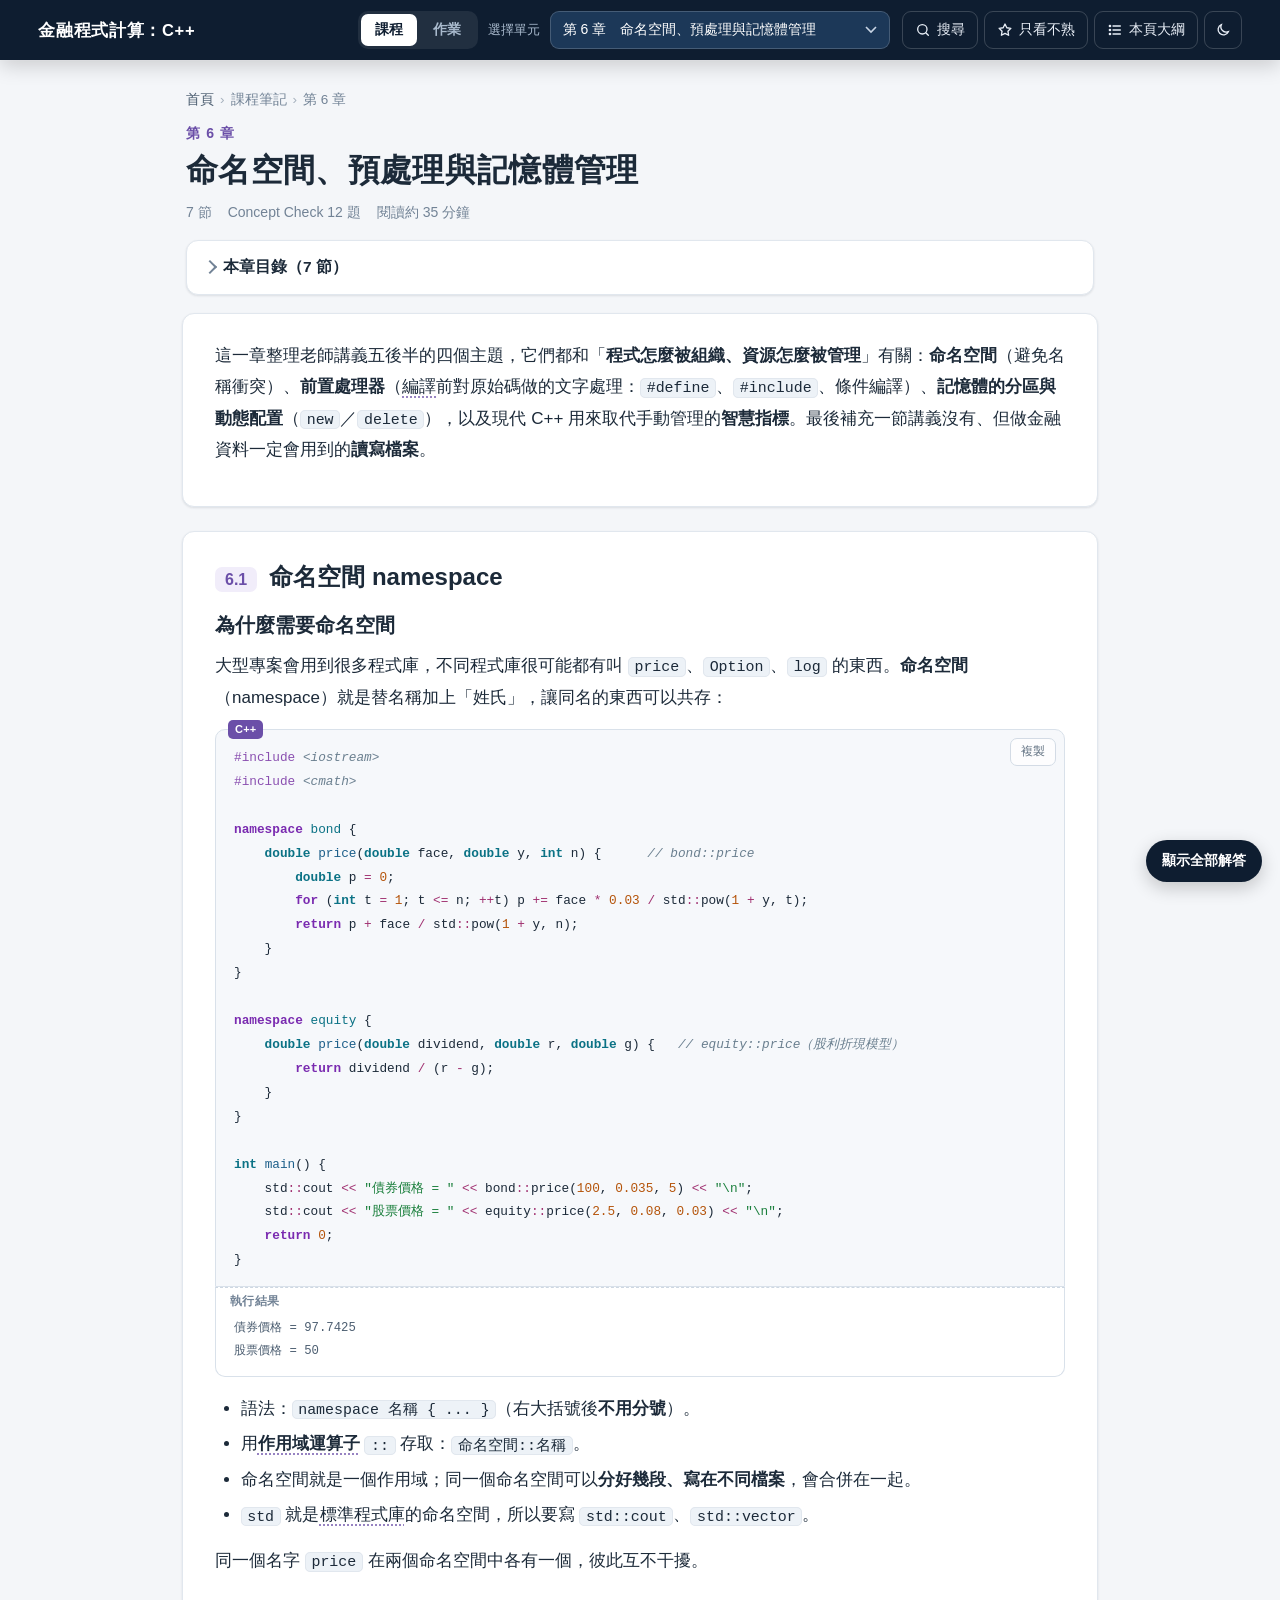
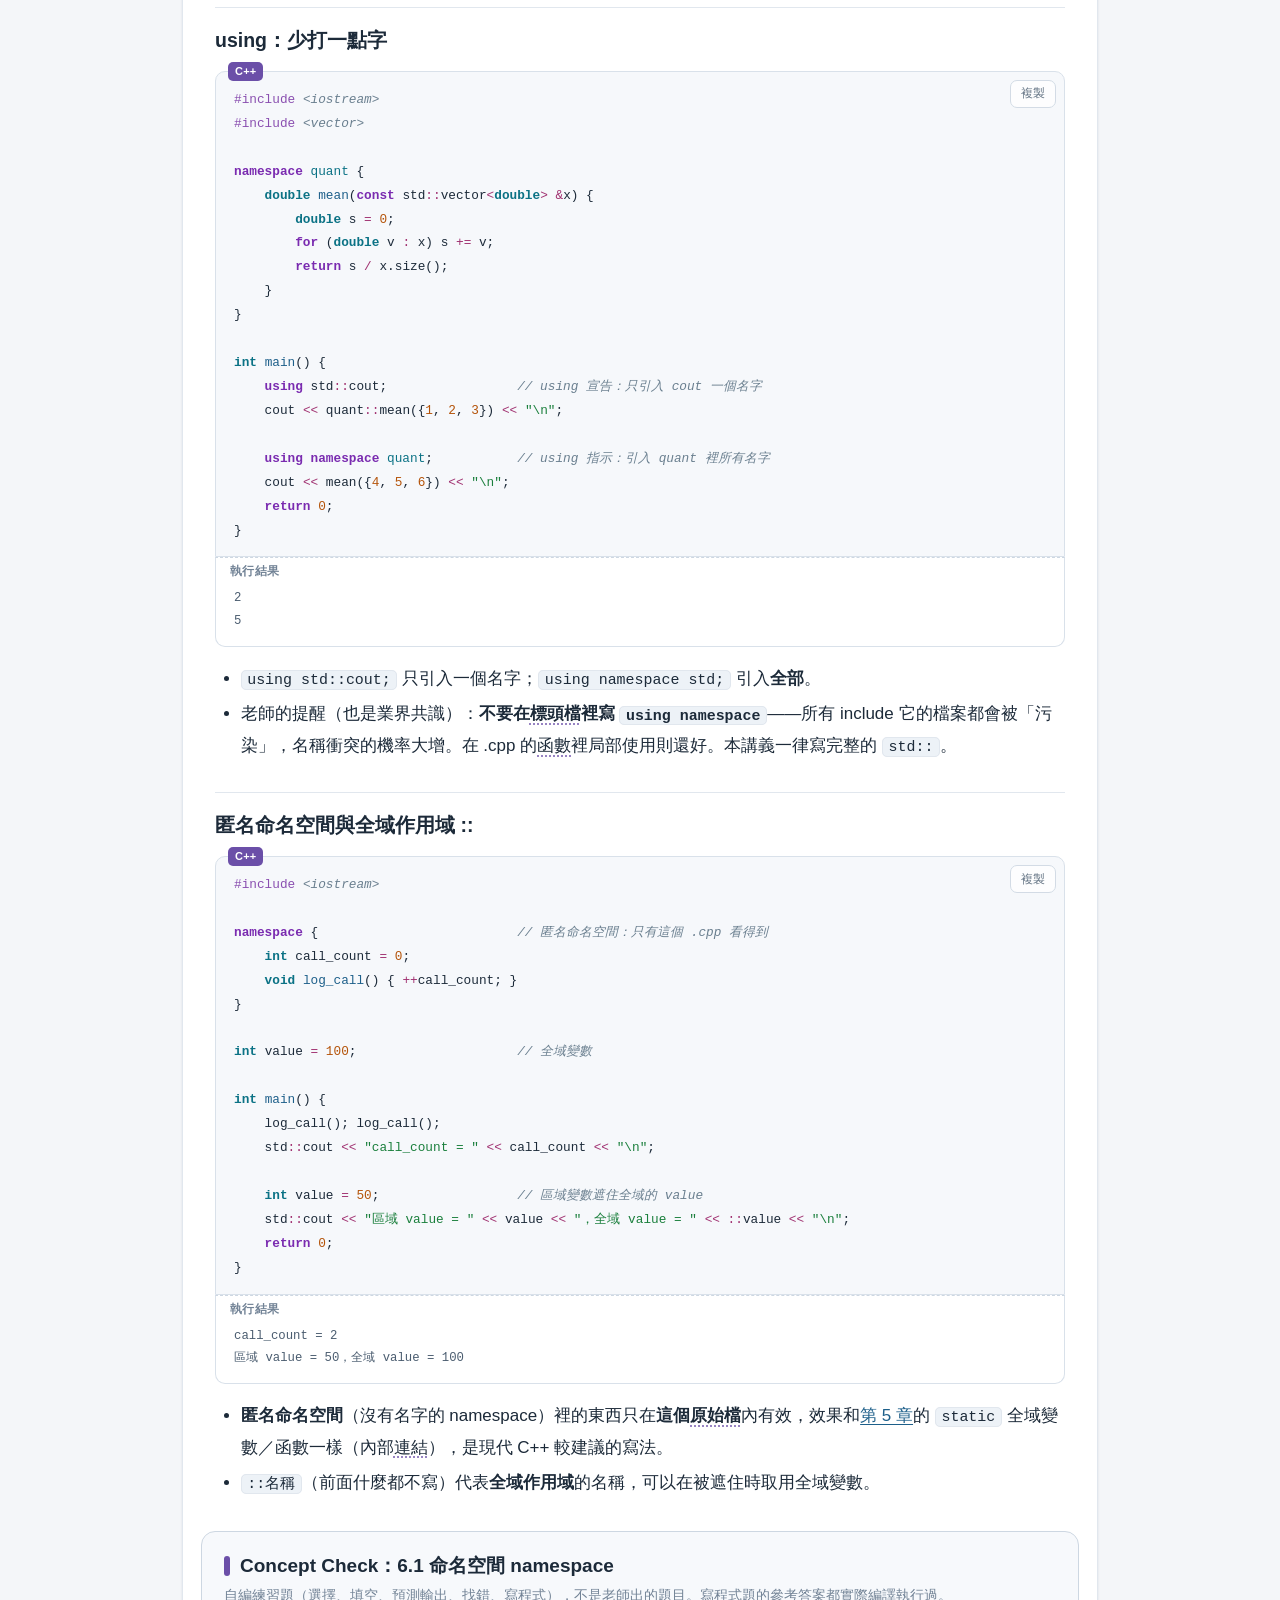
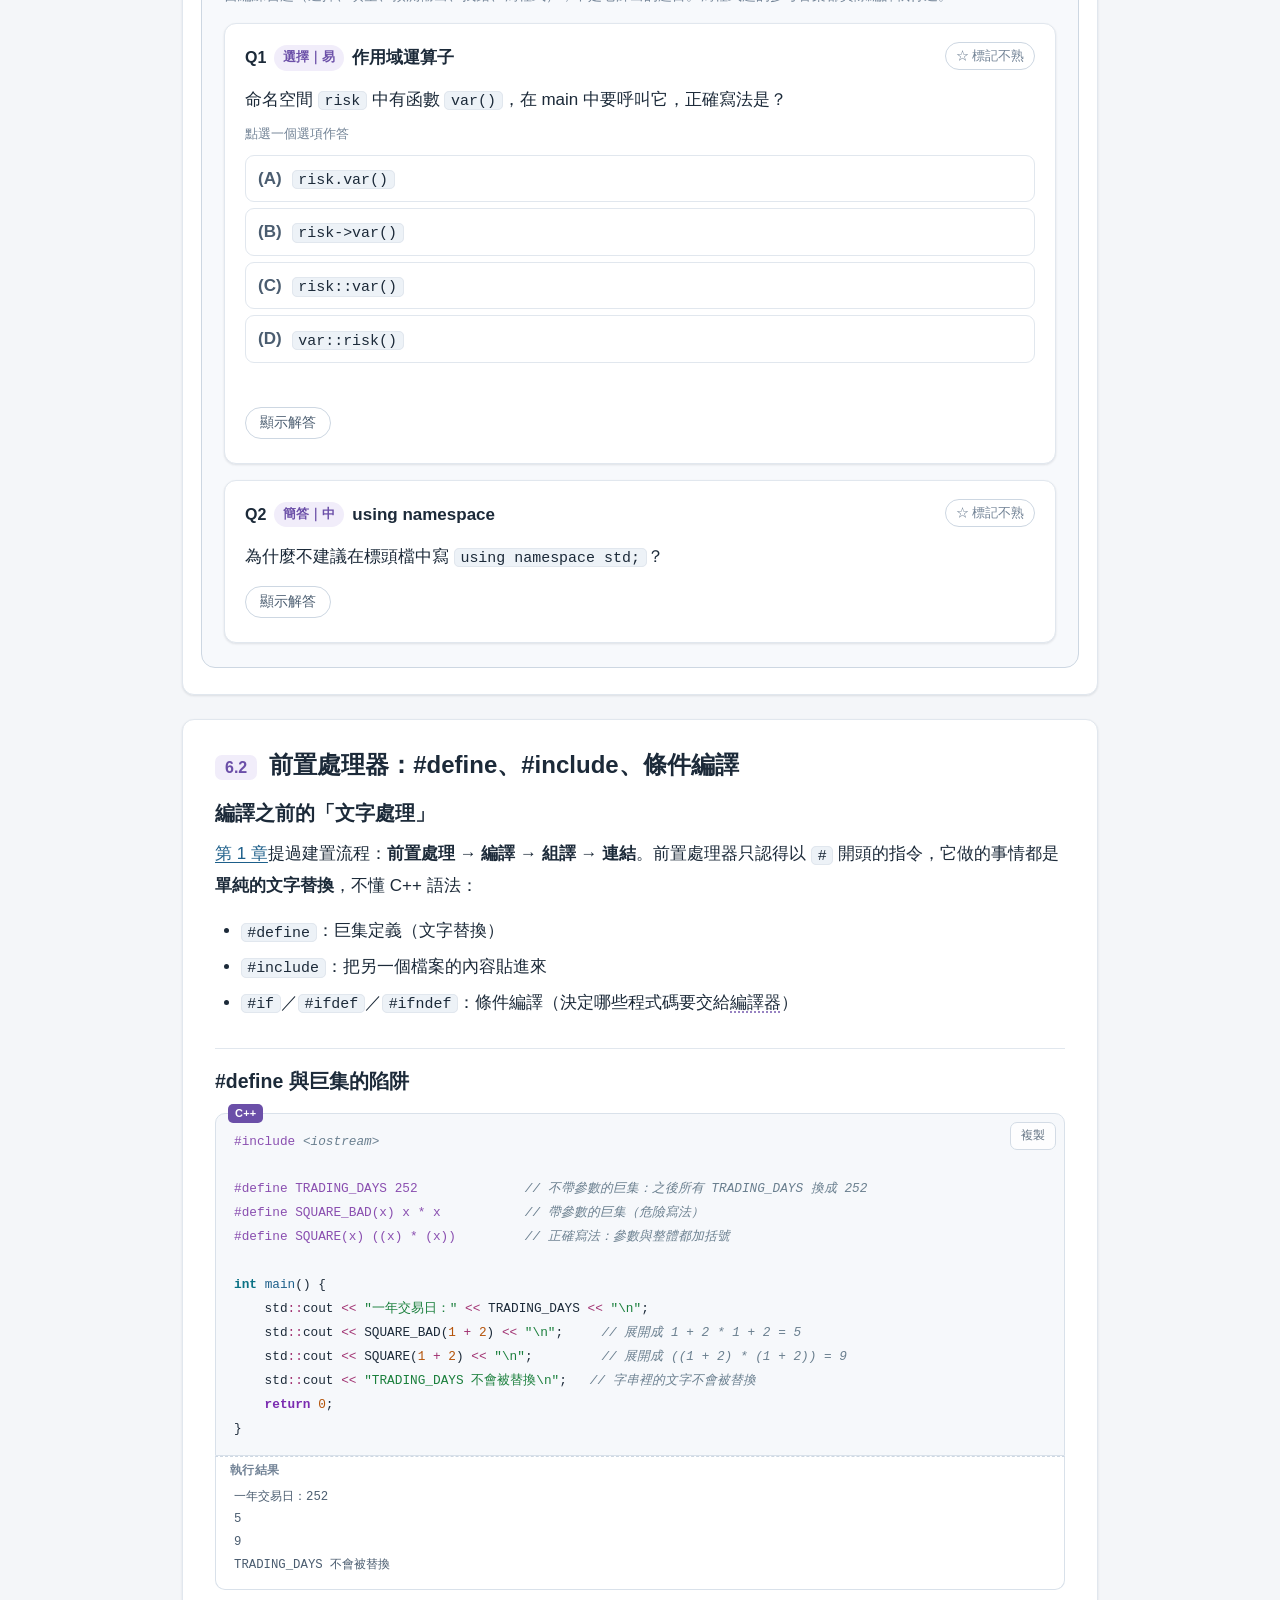
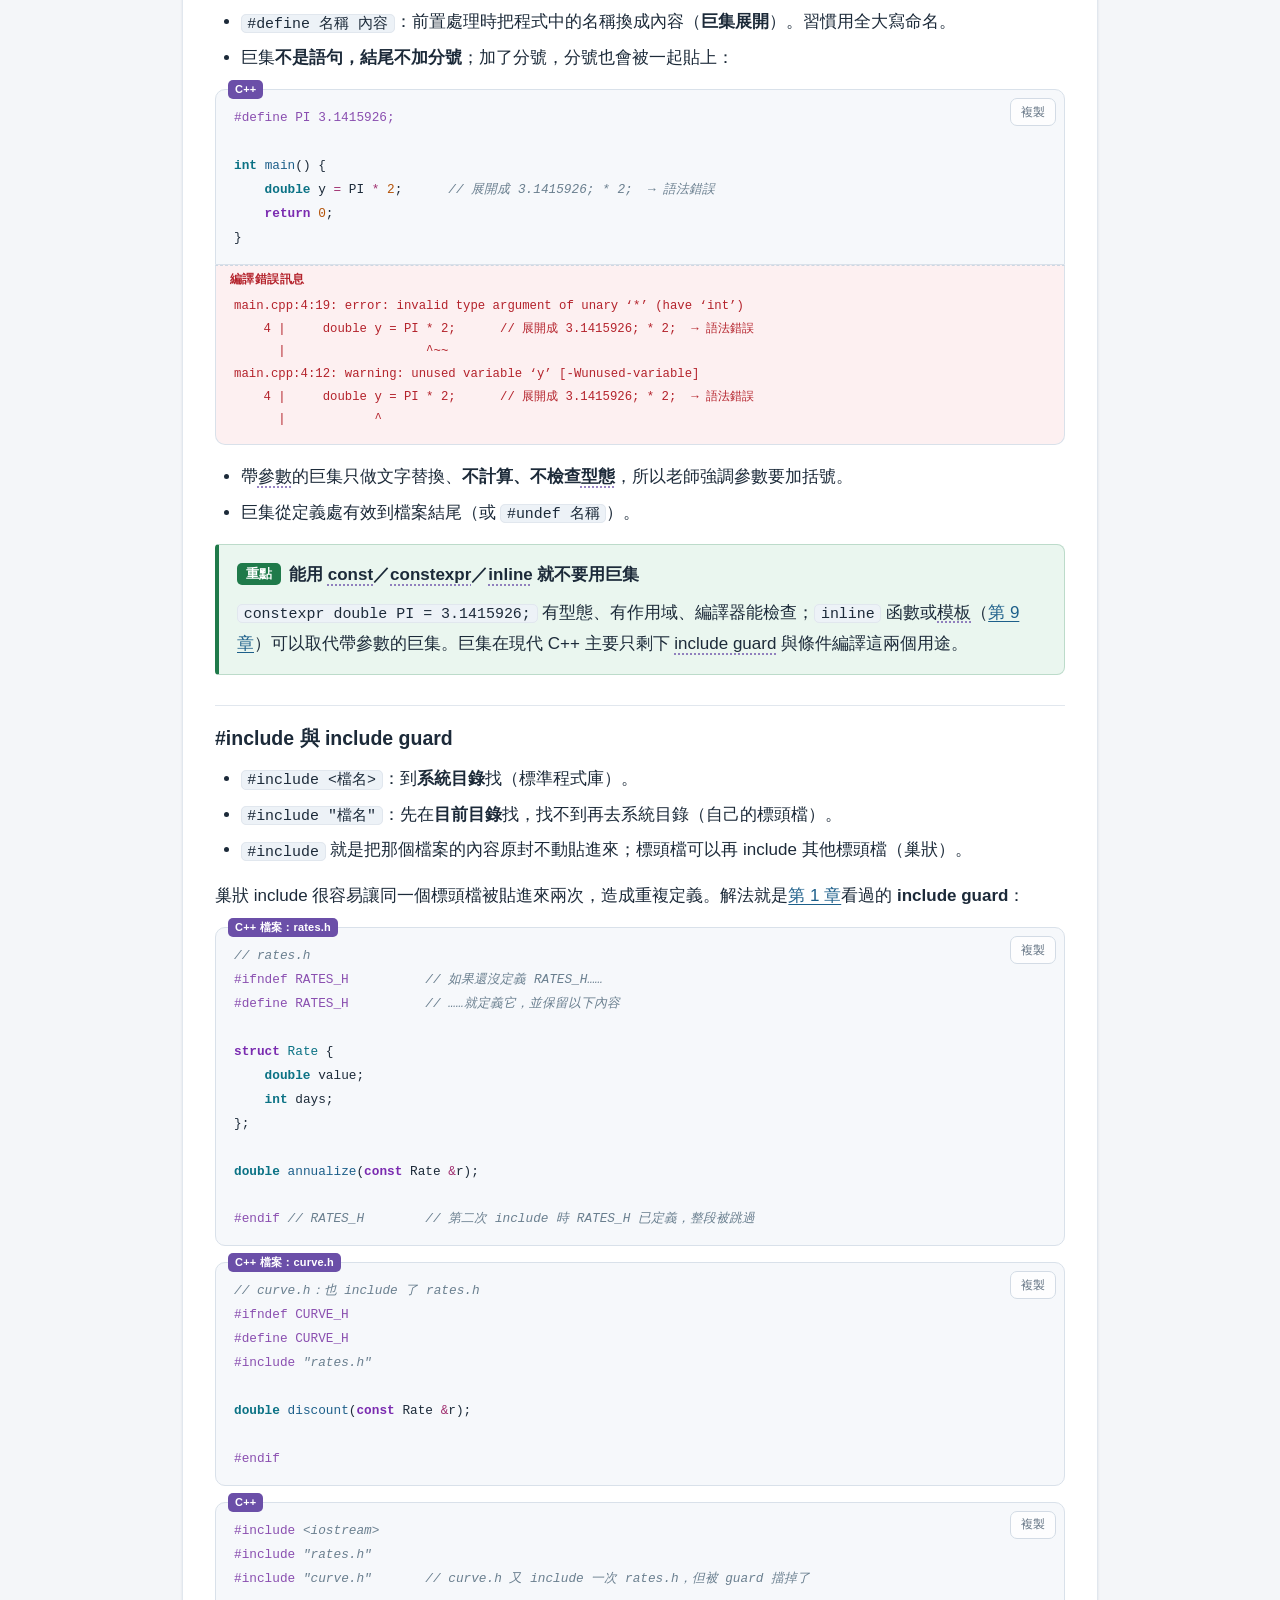
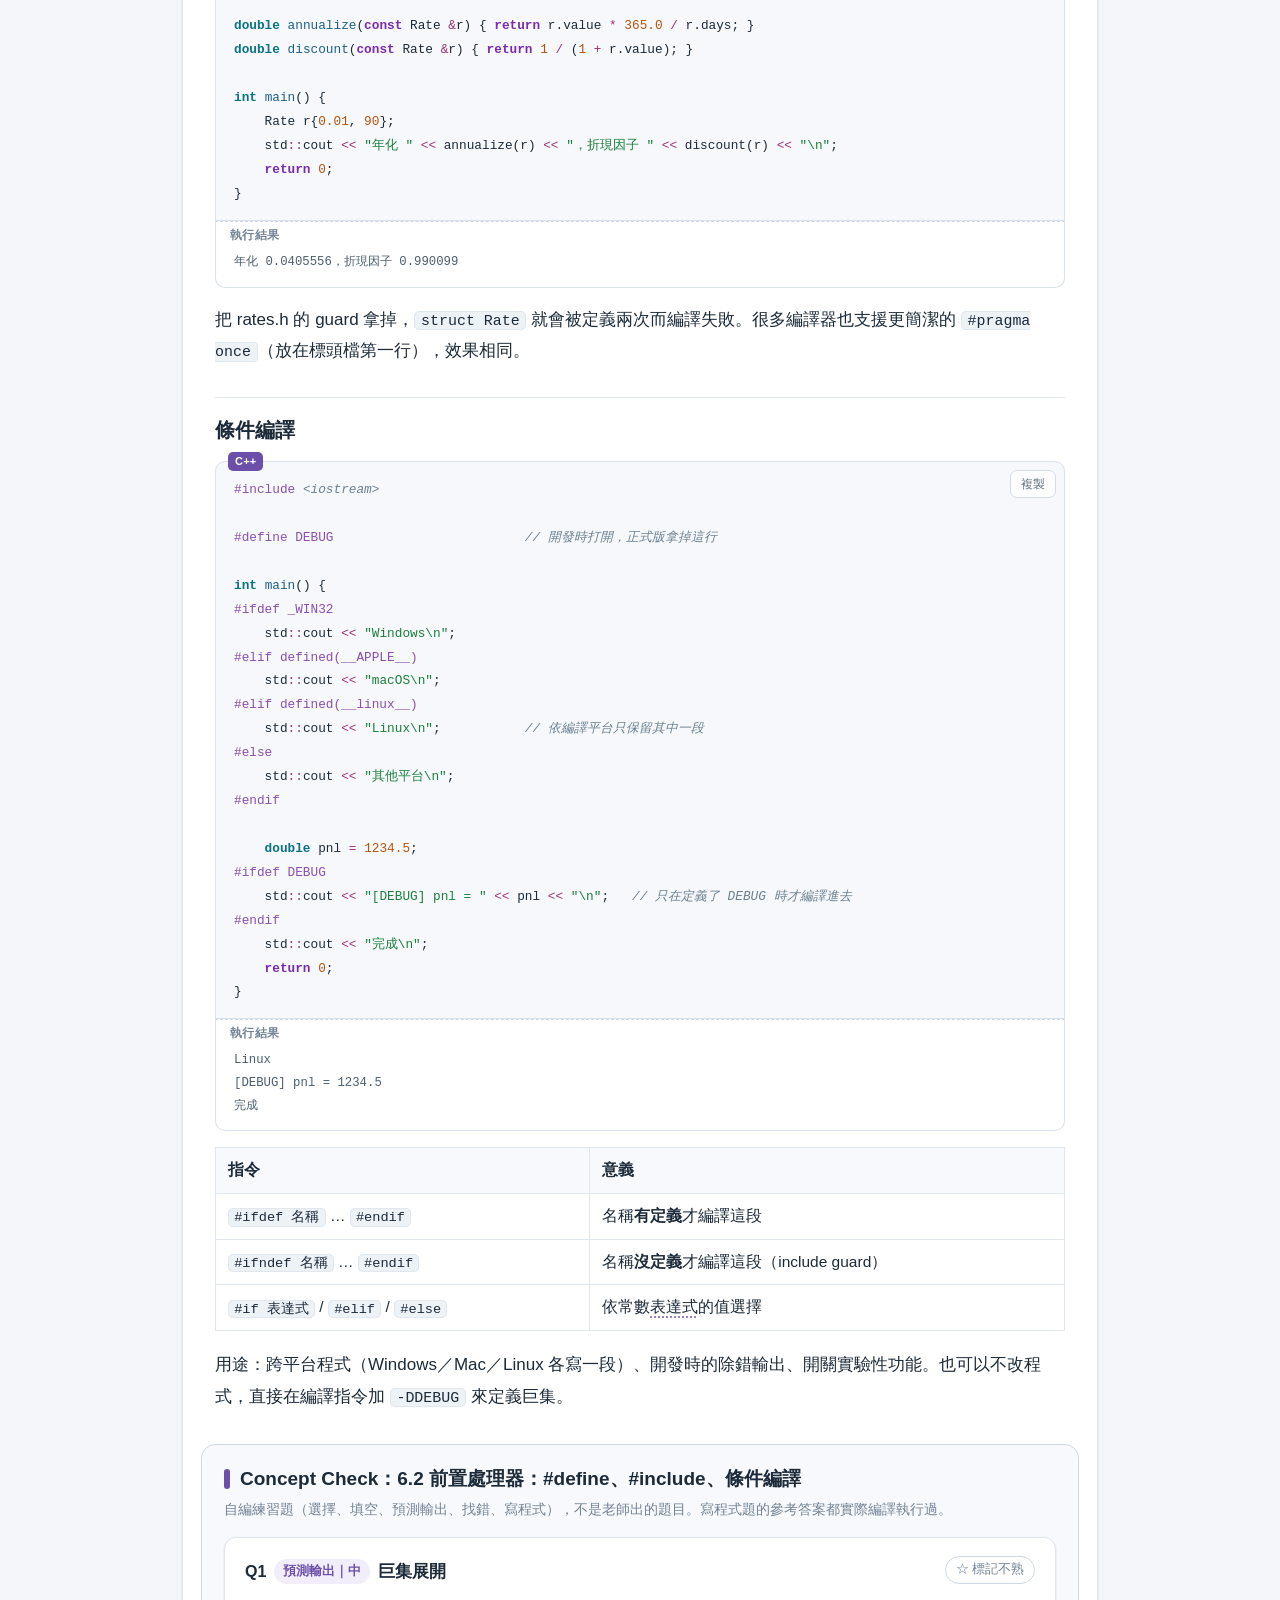
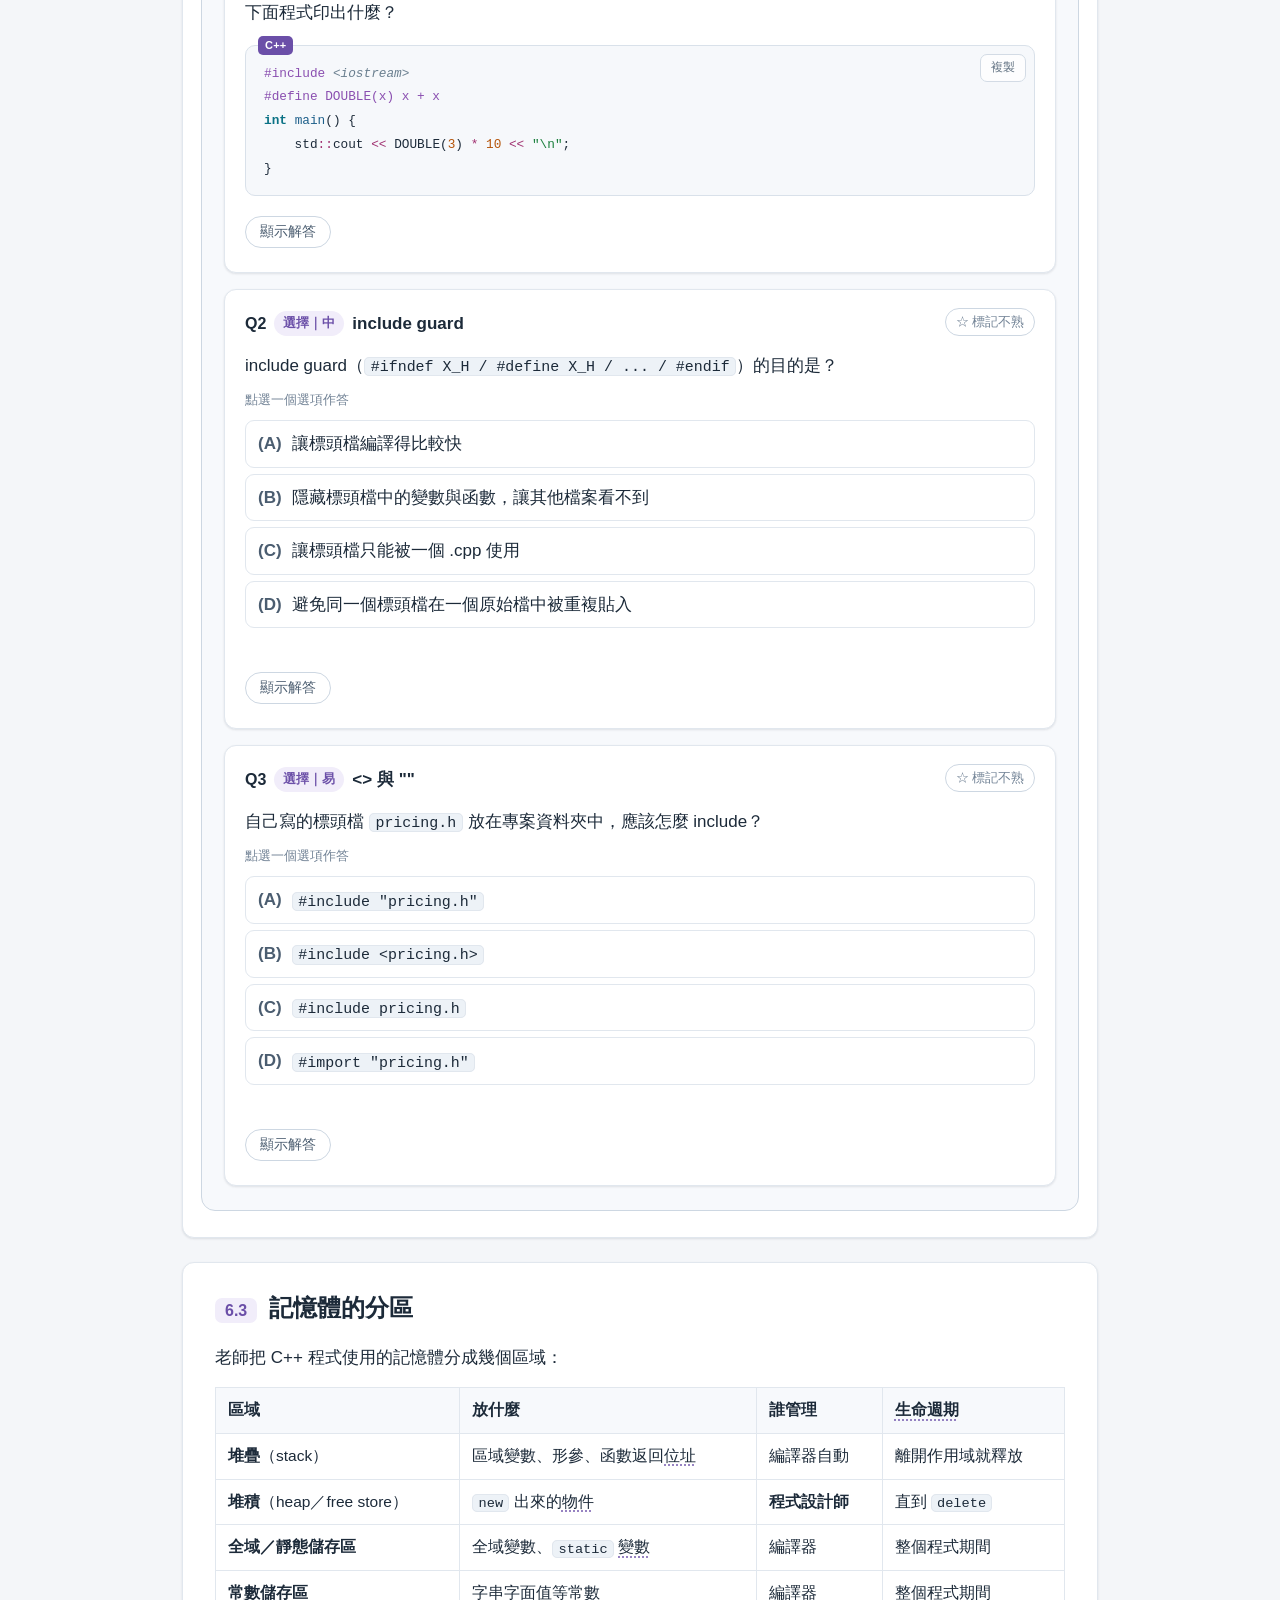
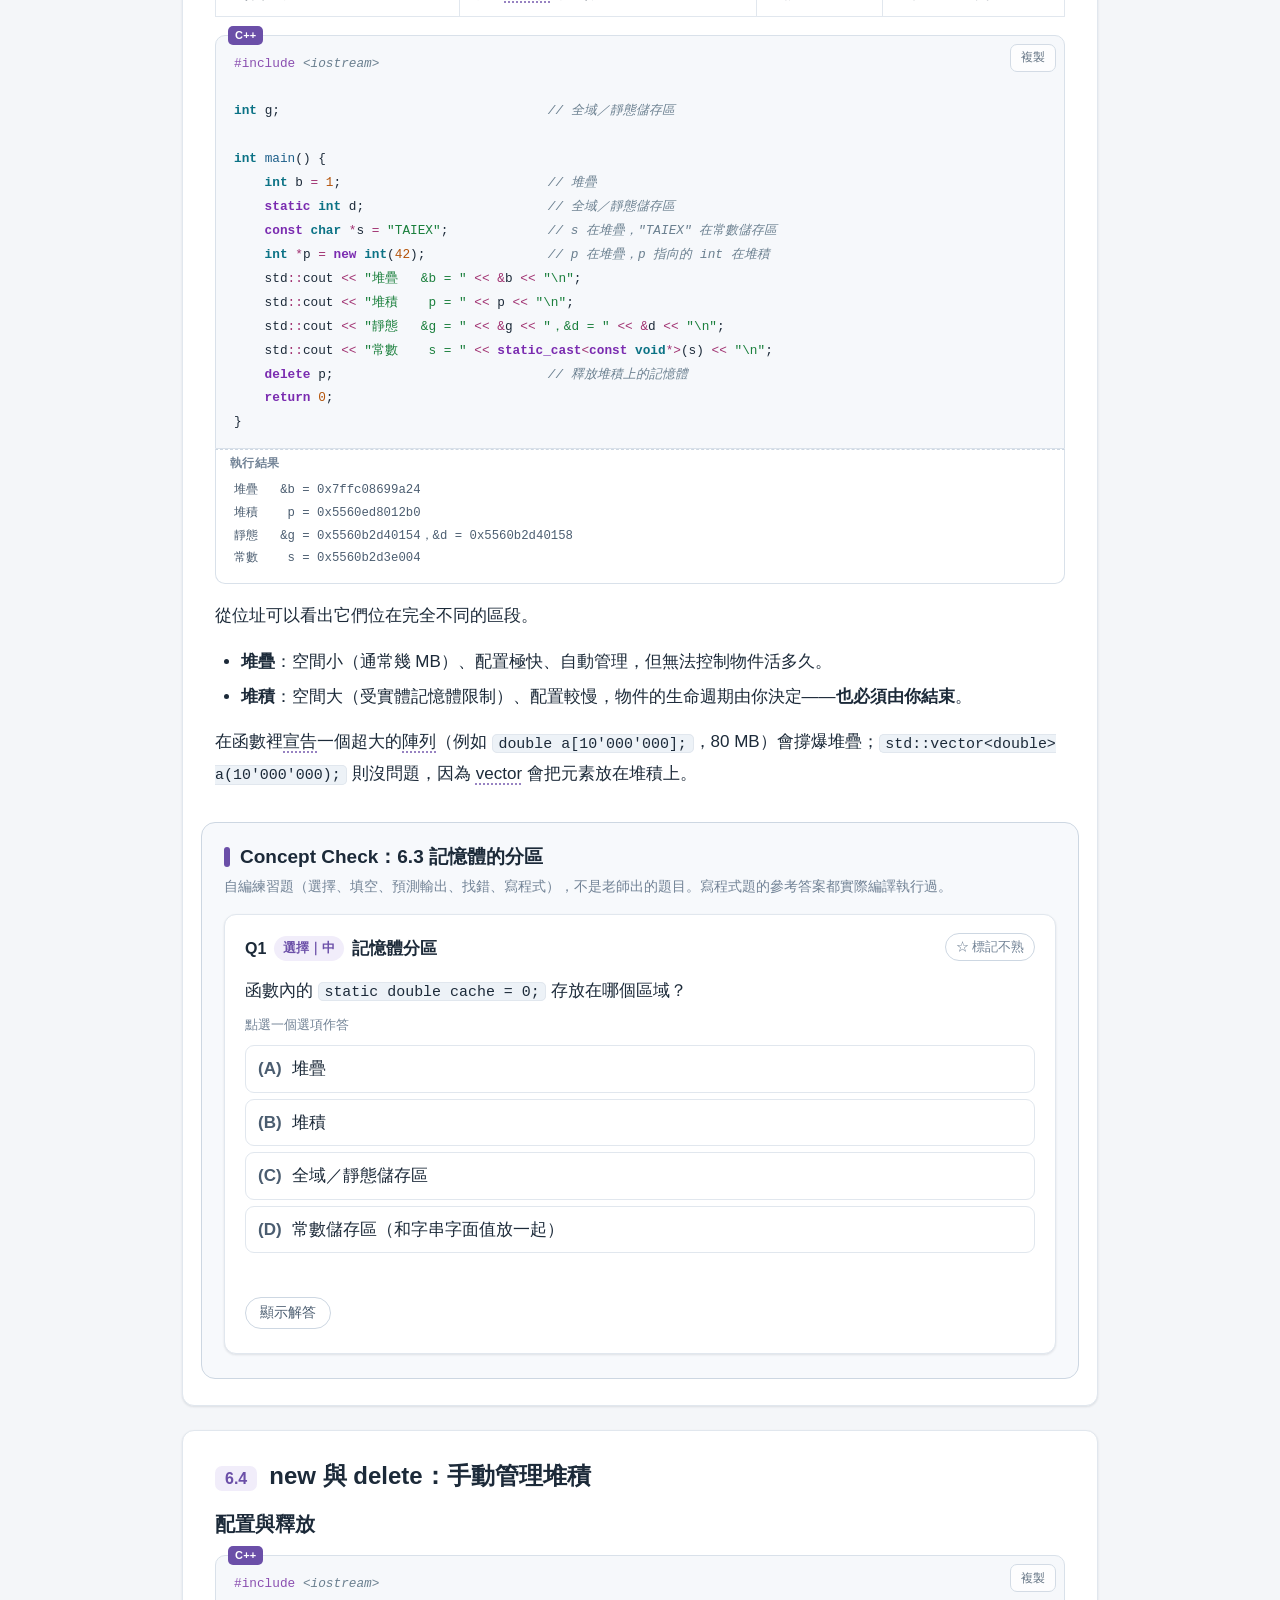
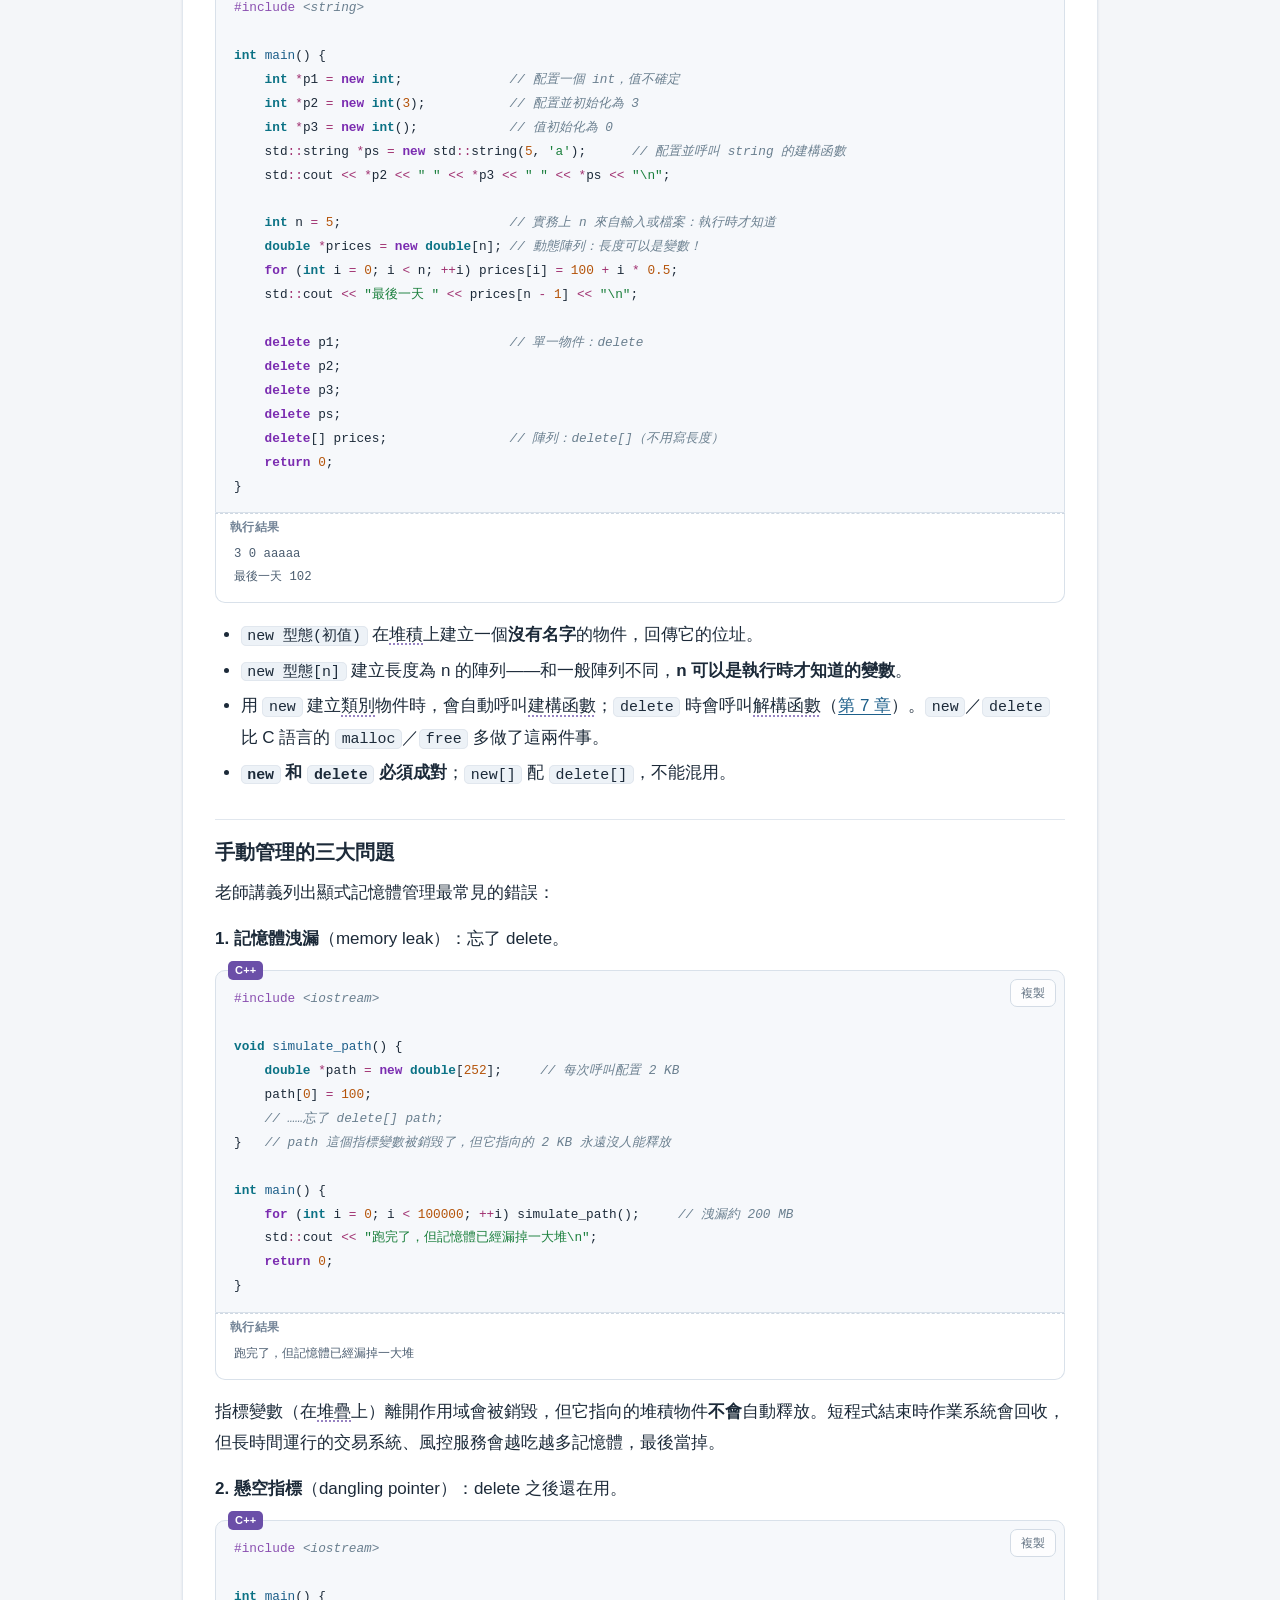
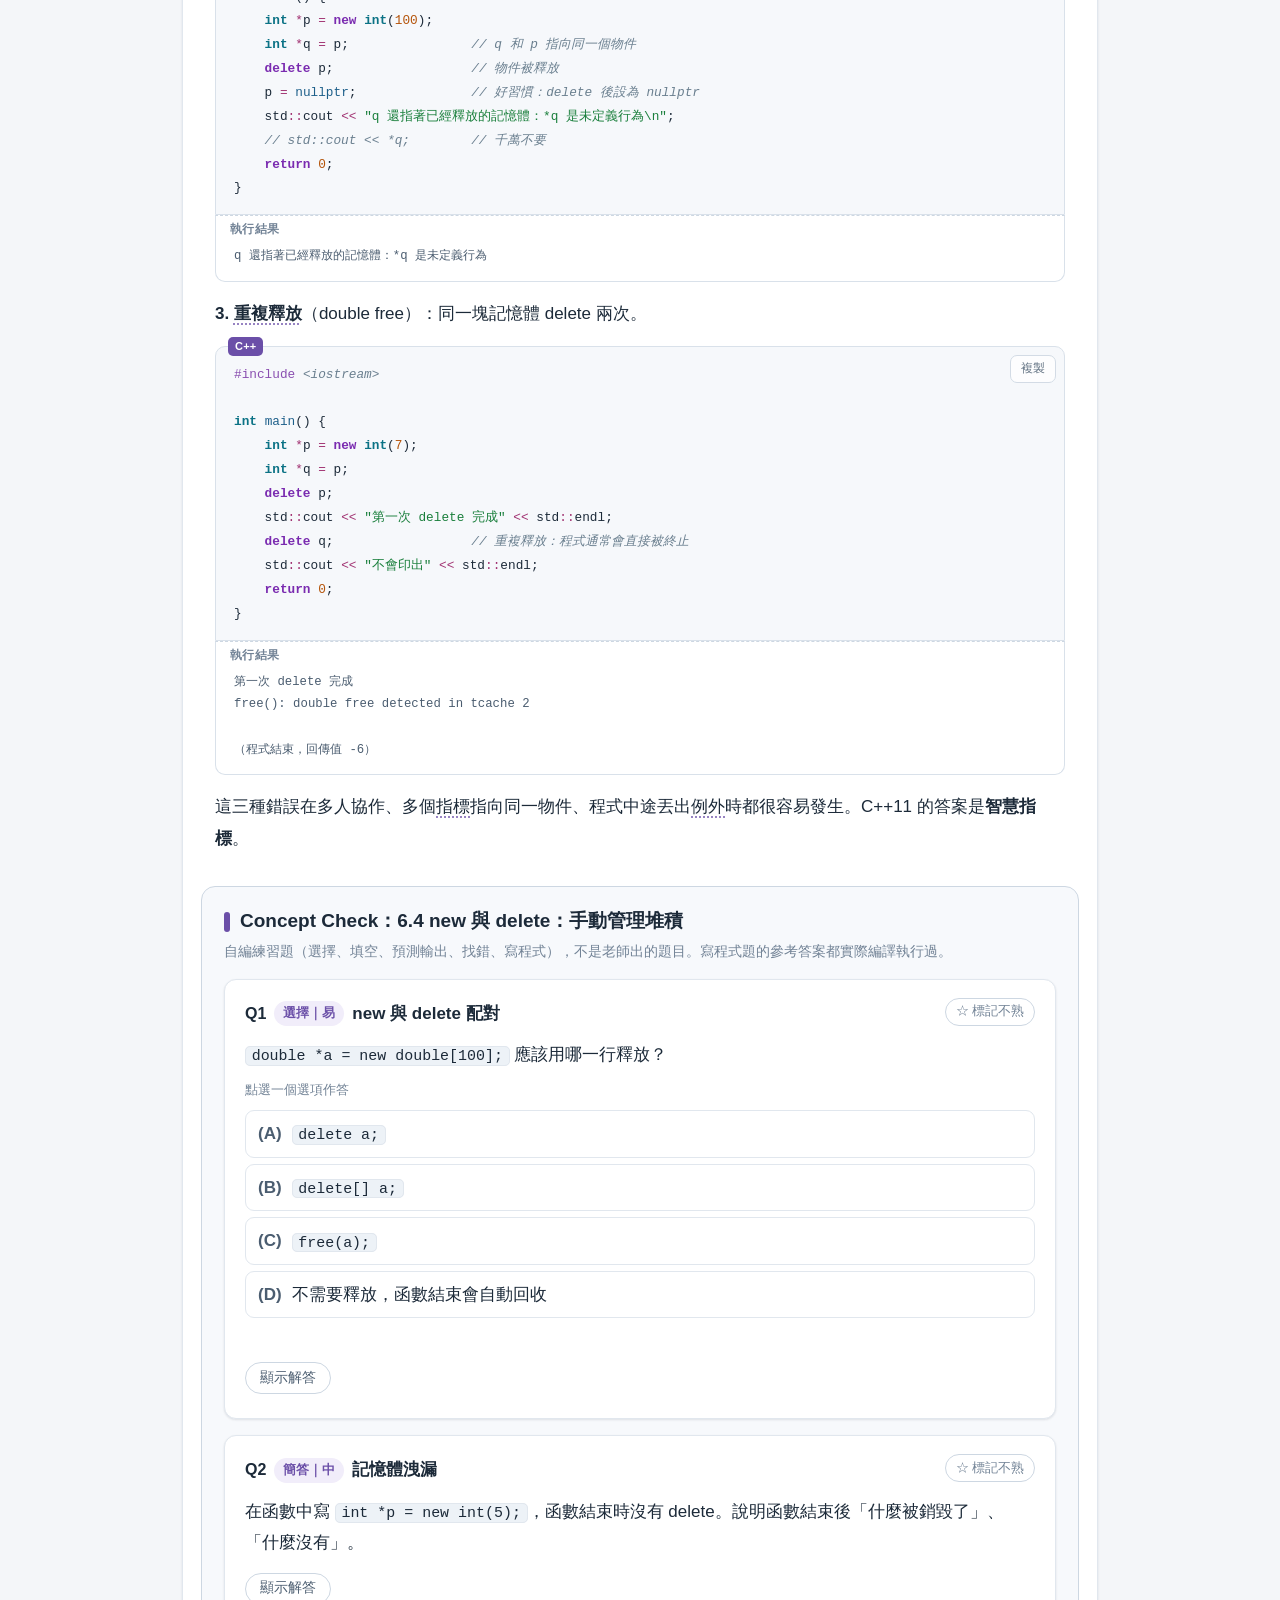
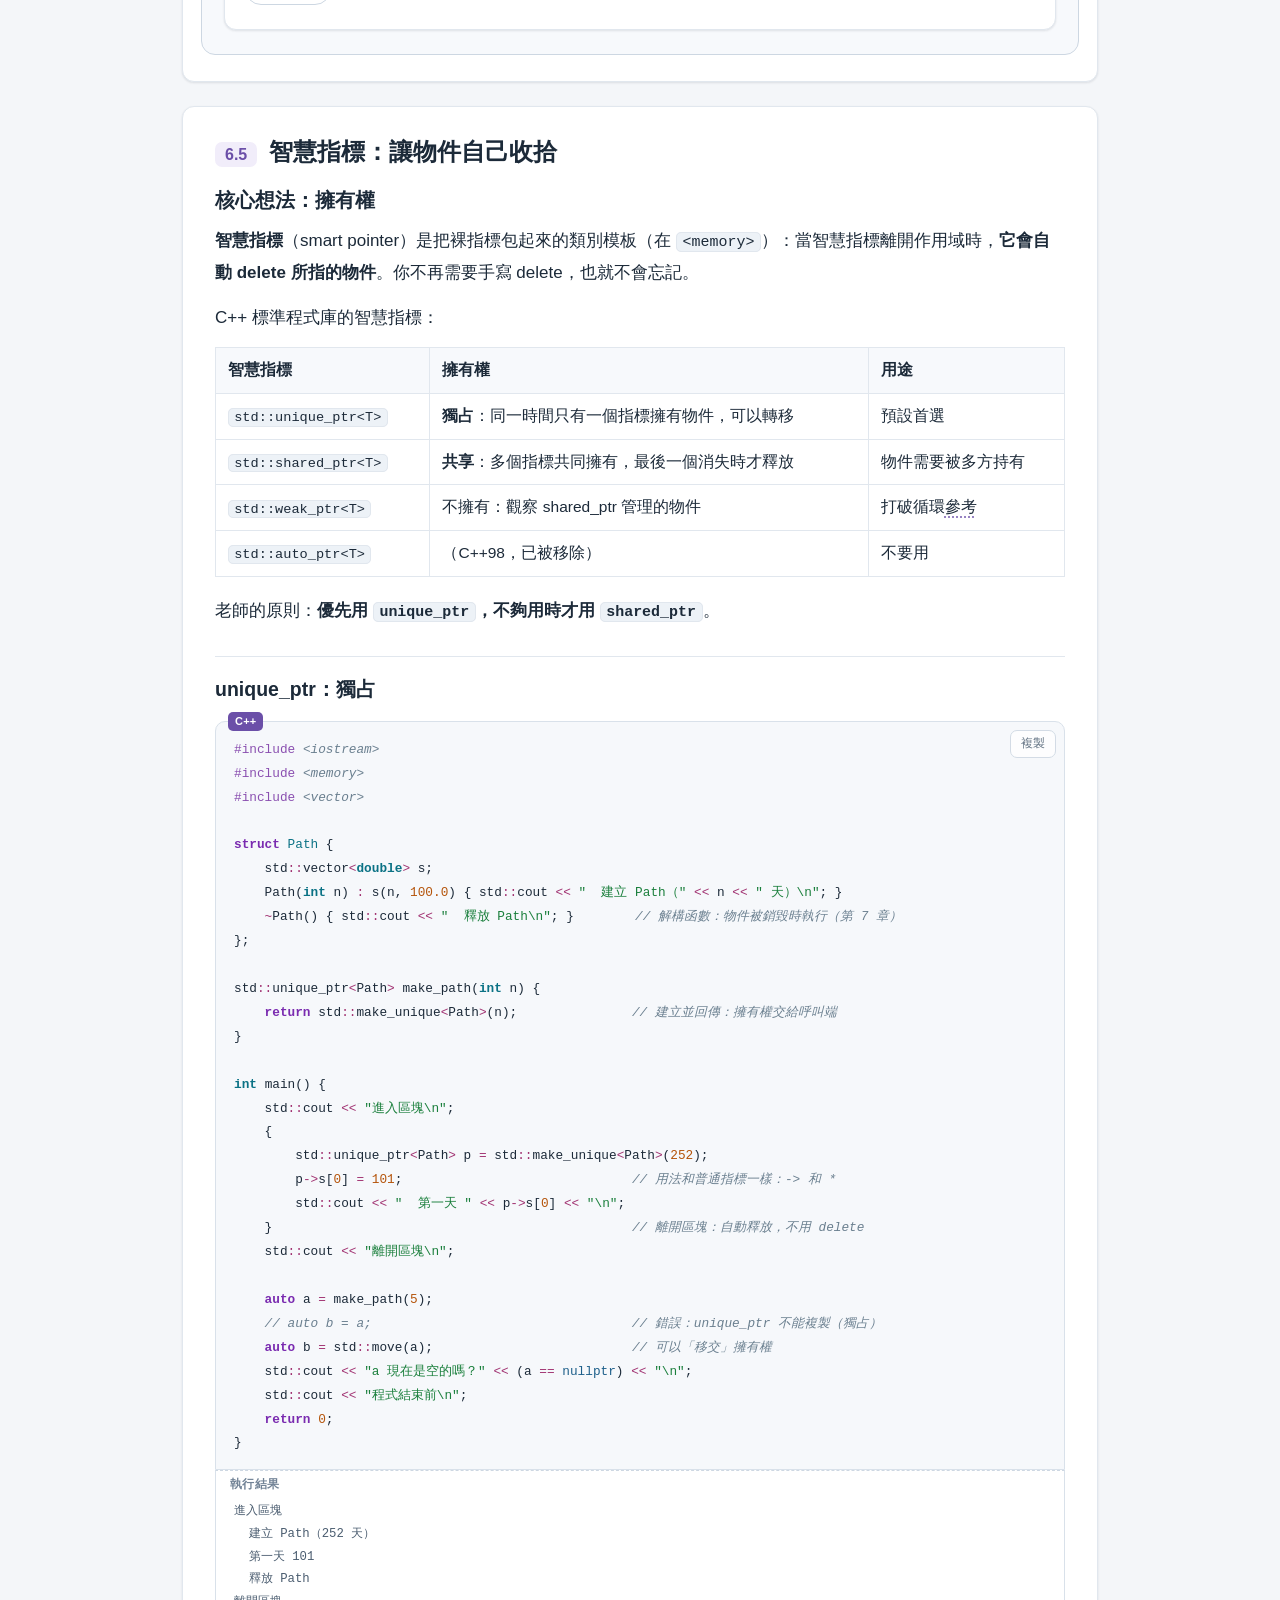
<file: ch06.html>
<!doctype html>
<html lang="zh-Hant"><head><meta charset="utf-8"><meta name="viewport" content="width=device-width,initial-scale=1">
<title>第 6 章 命名空間、預處理與記憶體管理｜金融程式計算：C++</title>
<meta name="color-scheme" content="light dark">
<script>try{var t=localStorage.getItem('notes:theme')||(window.matchMedia&&matchMedia('(prefers-color-scheme: dark)').matches?'dark':'light');document.documentElement.setAttribute('data-theme',t)}catch(e){}</script>
<link rel="stylesheet" href="assets/katex/katex.min.css">
<link rel="stylesheet" href="assets/style.css?v=ffd5af7f">

</head><body data-page="ch06" data-mode="course" data-course="cf" data-key="cf">
<a class="skip" href="#main">跳到主要內容</a>
<header class="topbar"><a class="brand" href="index.html" aria-label="金融程式計算：C++｜課程筆記首頁"><span>金融程式計算：C++</span><span class="sub">｜課程筆記</span></a>
<div class="pickers"><nav class="mode" aria-label="切換課程或作業"><a href="ch01.html" data-mode="course" class=on>課程</a><a href="hw01.html" data-mode="hw">作業</a></nav><label for="unitSelect">選擇單元</label><select id="unitSelect" aria-label="選擇單元"><option value="index.html">首頁：課程介紹與使用說明</option><option value="exam.html">工具：測驗模式</option><option value="notes.html">工具：我的重點與筆記</option><option value="ch01.html">第 1 章　C++ 簡介與第一支程式</option><option value="ch02.html">第 2 章　資料型態、變數與記憶體</option><option value="ch03.html">第 3 章　陣列、指標與字串</option><option value="ch04.html">第 4 章　表達式、運算子與流程控制</option><option value="ch05.html">第 5 章　函數</option><option value="ch06.html" selected>第 6 章　命名空間、預處理與記憶體管理</option><option value="ch07.html">第 7 章　類別 class（一）：封裝、建構與物件的一生</option><option value="ch08.html">第 8 章　類別 class（二）：繼承、多型與設計模式</option><option value="ch09.html">第 9 章　模板與泛型</option><option value="ch10.html">第 10 章　課程總結：從語法到量化程式庫</option></select></div></header>
<main class="wrap" id="main"><nav class="crumbs" aria-label="目前位置"><a href="index.html">首頁</a><span class="sep">›</span><span>課程筆記</span><span class="sep">›</span><span>第 6 章</span></nav><header class="ch-head"><p class=eyebrow>第 6 章</p><h1>命名空間、預處理與記憶體管理</h1><p class="ch-meta"><span>7 節</span><span>Concept Check 12 題</span><span>閱讀約 35 分鐘</span></p><details class="ch-toc"><summary>本章目錄（7 節）</summary><ol><li><a href="#s6-1"><span>6.1</span>命名空間 namespace</a></li><li><a href="#s6-2"><span>6.2</span>前置處理器：#define、#include、條件編譯</a></li><li><a href="#s6-3"><span>6.3</span>記憶體的分區</a></li><li><a href="#s6-4"><span>6.4</span>new 與 delete：手動管理堆積</a></li><li><a href="#s6-5"><span>6.5</span>智慧指標：讓物件自己收拾</a></li><li><a href="#s6-6"><span>6.6</span>補充：讀寫檔案</a></li><li><a href="#s6-7"><span>6.7</span>本章小結</a></li></ol></details></header>
<div class="ch-intro"><p>這一章整理老師講義五後半的四個主題，它們都和「<strong>程式怎麼被組織、資源怎麼被管理</strong>」有關：<strong>命名空間</strong>（避免名稱衝突）、<strong>前置處理器</strong>（<span class="gl" tabindex="0" role="button" data-g="編譯">編譯</span>前對原始碼做的文字處理：<code>#define</code>、<code>#include</code>、條件編譯）、<strong>記憶體的分區與動態配置</strong>（<code>new</code>／<code>delete</code>），以及現代 C++ 用來取代手動管理的<strong>智慧指標</strong>。最後補充一節講義沒有、但做金融資料一定會用到的<strong>讀寫檔案</strong>。</p></div><section class="sec" id="s6-1" data-label="6.1 命名空間 namespace"><h2><span class="num">6.1</span>命名空間 namespace</h2><h3 id="s6-1-1">為什麼需要命名空間</h3>
<p>大型專案會用到很多程式庫，不同程式庫很可能都有叫 <code>price</code>、<code>Option</code>、<code>log</code> 的東西。<strong>命名空間</strong>（namespace）就是替名稱加上「姓氏」，讓同名的東西可以共存：</p>
<div class="code"><button class="copy" type="button" aria-label="複製程式碼">複製</button><span class="lang">C++</span><pre><code><span class="cp">#include</span><span class="w"> </span><span class="cpf">&lt;iostream&gt;</span>
<span class="cp">#include</span><span class="w"> </span><span class="cpf">&lt;cmath&gt;</span>

<span class="k">namespace</span><span class="w"> </span><span class="nn">bond</span><span class="w"> </span><span class="p">{</span>
<span class="w">    </span><span class="kt">double</span><span class="w"> </span><span class="nf">price</span><span class="p">(</span><span class="kt">double</span><span class="w"> </span><span class="n">face</span><span class="p">,</span><span class="w"> </span><span class="kt">double</span><span class="w"> </span><span class="n">y</span><span class="p">,</span><span class="w"> </span><span class="kt">int</span><span class="w"> </span><span class="n">n</span><span class="p">)</span><span class="w"> </span><span class="p">{</span><span class="w">      </span><span class="c1">// bond::price</span>
<span class="w">        </span><span class="kt">double</span><span class="w"> </span><span class="n">p</span><span class="w"> </span><span class="o">=</span><span class="w"> </span><span class="mi">0</span><span class="p">;</span>
<span class="w">        </span><span class="k">for</span><span class="w"> </span><span class="p">(</span><span class="kt">int</span><span class="w"> </span><span class="n">t</span><span class="w"> </span><span class="o">=</span><span class="w"> </span><span class="mi">1</span><span class="p">;</span><span class="w"> </span><span class="n">t</span><span class="w"> </span><span class="o">&lt;=</span><span class="w"> </span><span class="n">n</span><span class="p">;</span><span class="w"> </span><span class="o">++</span><span class="n">t</span><span class="p">)</span><span class="w"> </span><span class="n">p</span><span class="w"> </span><span class="o">+=</span><span class="w"> </span><span class="n">face</span><span class="w"> </span><span class="o">*</span><span class="w"> </span><span class="mf">0.03</span><span class="w"> </span><span class="o">/</span><span class="w"> </span><span class="n">std</span><span class="o">::</span><span class="n">pow</span><span class="p">(</span><span class="mi">1</span><span class="w"> </span><span class="o">+</span><span class="w"> </span><span class="n">y</span><span class="p">,</span><span class="w"> </span><span class="n">t</span><span class="p">);</span>
<span class="w">        </span><span class="k">return</span><span class="w"> </span><span class="n">p</span><span class="w"> </span><span class="o">+</span><span class="w"> </span><span class="n">face</span><span class="w"> </span><span class="o">/</span><span class="w"> </span><span class="n">std</span><span class="o">::</span><span class="n">pow</span><span class="p">(</span><span class="mi">1</span><span class="w"> </span><span class="o">+</span><span class="w"> </span><span class="n">y</span><span class="p">,</span><span class="w"> </span><span class="n">n</span><span class="p">);</span>
<span class="w">    </span><span class="p">}</span>
<span class="p">}</span>

<span class="k">namespace</span><span class="w"> </span><span class="nn">equity</span><span class="w"> </span><span class="p">{</span>
<span class="w">    </span><span class="kt">double</span><span class="w"> </span><span class="nf">price</span><span class="p">(</span><span class="kt">double</span><span class="w"> </span><span class="n">dividend</span><span class="p">,</span><span class="w"> </span><span class="kt">double</span><span class="w"> </span><span class="n">r</span><span class="p">,</span><span class="w"> </span><span class="kt">double</span><span class="w"> </span><span class="n">g</span><span class="p">)</span><span class="w"> </span><span class="p">{</span><span class="w">   </span><span class="c1">// equity::price（股利折現模型）</span>
<span class="w">        </span><span class="k">return</span><span class="w"> </span><span class="n">dividend</span><span class="w"> </span><span class="o">/</span><span class="w"> </span><span class="p">(</span><span class="n">r</span><span class="w"> </span><span class="o">-</span><span class="w"> </span><span class="n">g</span><span class="p">);</span>
<span class="w">    </span><span class="p">}</span>
<span class="p">}</span>

<span class="kt">int</span><span class="w"> </span><span class="nf">main</span><span class="p">()</span><span class="w"> </span><span class="p">{</span>
<span class="w">    </span><span class="n">std</span><span class="o">::</span><span class="n">cout</span><span class="w"> </span><span class="o">&lt;&lt;</span><span class="w"> </span><span class="s">"債券價格 = "</span><span class="w"> </span><span class="o">&lt;&lt;</span><span class="w"> </span><span class="n">bond</span><span class="o">::</span><span class="n">price</span><span class="p">(</span><span class="mi">100</span><span class="p">,</span><span class="w"> </span><span class="mf">0.035</span><span class="p">,</span><span class="w"> </span><span class="mi">5</span><span class="p">)</span><span class="w"> </span><span class="o">&lt;&lt;</span><span class="w"> </span><span class="s">"</span><span class="se">\n</span><span class="s">"</span><span class="p">;</span>
<span class="w">    </span><span class="n">std</span><span class="o">::</span><span class="n">cout</span><span class="w"> </span><span class="o">&lt;&lt;</span><span class="w"> </span><span class="s">"股票價格 = "</span><span class="w"> </span><span class="o">&lt;&lt;</span><span class="w"> </span><span class="n">equity</span><span class="o">::</span><span class="n">price</span><span class="p">(</span><span class="mf">2.5</span><span class="p">,</span><span class="w"> </span><span class="mf">0.08</span><span class="p">,</span><span class="w"> </span><span class="mf">0.03</span><span class="p">)</span><span class="w"> </span><span class="o">&lt;&lt;</span><span class="w"> </span><span class="s">"</span><span class="se">\n</span><span class="s">"</span><span class="p">;</span>
<span class="w">    </span><span class="k">return</span><span class="w"> </span><span class="mi">0</span><span class="p">;</span>
<span class="p">}</span>
</code></pre></div>
<pre class="out" data-title="執行結果"><code>債券價格 = 97.7425
股票價格 = 50</code></pre>
<ul>
<li>語法：<code>namespace 名稱 { ... }</code>（右大括號後<strong>不用分號</strong>）。</li>
<li>用<strong><span class="gl" tabindex="0" role="button" data-g="作用域">作用域</span><span class="gl" tabindex="0" role="button" data-g="運算子">運算子</span></strong> <code>::</code> 存取：<code>命名空間::名稱</code>。</li>
<li>命名空間就是一個作用域；同一個命名空間可以<strong>分好幾段、寫在不同檔案</strong>，會合併在一起。</li>
<li><code>std</code> 就是<span class="gl" tabindex="0" role="button" data-g="標準程式庫">標準程式庫</span>的命名空間，所以要寫 <code>std::cout</code>、<code>std::vector</code>。</li>
</ul>
<p>同一個名字 <code>price</code> 在兩個命名空間中各有一個，彼此互不干擾。</p>
<h3 id="s6-1-2">using：少打一點字</h3>
<div class="code"><button class="copy" type="button" aria-label="複製程式碼">複製</button><span class="lang">C++</span><pre><code><span class="cp">#include</span><span class="w"> </span><span class="cpf">&lt;iostream&gt;</span>
<span class="cp">#include</span><span class="w"> </span><span class="cpf">&lt;vector&gt;</span>

<span class="k">namespace</span><span class="w"> </span><span class="nn">quant</span><span class="w"> </span><span class="p">{</span>
<span class="w">    </span><span class="kt">double</span><span class="w"> </span><span class="nf">mean</span><span class="p">(</span><span class="k">const</span><span class="w"> </span><span class="n">std</span><span class="o">::</span><span class="n">vector</span><span class="o">&lt;</span><span class="kt">double</span><span class="o">&gt;</span><span class="w"> </span><span class="o">&amp;</span><span class="n">x</span><span class="p">)</span><span class="w"> </span><span class="p">{</span>
<span class="w">        </span><span class="kt">double</span><span class="w"> </span><span class="n">s</span><span class="w"> </span><span class="o">=</span><span class="w"> </span><span class="mi">0</span><span class="p">;</span>
<span class="w">        </span><span class="k">for</span><span class="w"> </span><span class="p">(</span><span class="kt">double</span><span class="w"> </span><span class="n">v</span><span class="w"> </span><span class="o">:</span><span class="w"> </span><span class="n">x</span><span class="p">)</span><span class="w"> </span><span class="n">s</span><span class="w"> </span><span class="o">+=</span><span class="w"> </span><span class="n">v</span><span class="p">;</span>
<span class="w">        </span><span class="k">return</span><span class="w"> </span><span class="n">s</span><span class="w"> </span><span class="o">/</span><span class="w"> </span><span class="n">x</span><span class="p">.</span><span class="n">size</span><span class="p">();</span>
<span class="w">    </span><span class="p">}</span>
<span class="p">}</span>

<span class="kt">int</span><span class="w"> </span><span class="nf">main</span><span class="p">()</span><span class="w"> </span><span class="p">{</span>
<span class="w">    </span><span class="k">using</span><span class="w"> </span><span class="n">std</span><span class="o">::</span><span class="n">cout</span><span class="p">;</span><span class="w">                 </span><span class="c1">// using 宣告：只引入 cout 一個名字</span>
<span class="w">    </span><span class="n">cout</span><span class="w"> </span><span class="o">&lt;&lt;</span><span class="w"> </span><span class="n">quant</span><span class="o">::</span><span class="n">mean</span><span class="p">({</span><span class="mi">1</span><span class="p">,</span><span class="w"> </span><span class="mi">2</span><span class="p">,</span><span class="w"> </span><span class="mi">3</span><span class="p">})</span><span class="w"> </span><span class="o">&lt;&lt;</span><span class="w"> </span><span class="s">"</span><span class="se">\n</span><span class="s">"</span><span class="p">;</span>

<span class="w">    </span><span class="k">using</span><span class="w"> </span><span class="k">namespace</span><span class="w"> </span><span class="nn">quant</span><span class="p">;</span><span class="w">           </span><span class="c1">// using 指示：引入 quant 裡所有名字</span>
<span class="w">    </span><span class="n">cout</span><span class="w"> </span><span class="o">&lt;&lt;</span><span class="w"> </span><span class="n">mean</span><span class="p">({</span><span class="mi">4</span><span class="p">,</span><span class="w"> </span><span class="mi">5</span><span class="p">,</span><span class="w"> </span><span class="mi">6</span><span class="p">})</span><span class="w"> </span><span class="o">&lt;&lt;</span><span class="w"> </span><span class="s">"</span><span class="se">\n</span><span class="s">"</span><span class="p">;</span>
<span class="w">    </span><span class="k">return</span><span class="w"> </span><span class="mi">0</span><span class="p">;</span>
<span class="p">}</span>
</code></pre></div>
<pre class="out" data-title="執行結果"><code>2
5</code></pre>
<ul>
<li><code>using std::cout;</code> 只引入一個名字；<code>using namespace std;</code> 引入<strong>全部</strong>。</li>
<li>老師的提醒（也是業界共識）：<strong>不要在<span class="gl" tabindex="0" role="button" data-g="標頭檔">標頭檔</span>裡寫 <code>using namespace</code></strong>——所有 include 它的檔案都會被「污染」，名稱衝突的機率大增。在 .cpp 的<span class="gl" tabindex="0" role="button" data-g="函數">函數</span>裡局部使用則還好。本講義一律寫完整的 <code>std::</code>。</li>
</ul>
<h3 id="s6-1-3">匿名命名空間與全域作用域 ::</h3>
<div class="code"><button class="copy" type="button" aria-label="複製程式碼">複製</button><span class="lang">C++</span><pre><code><span class="cp">#include</span><span class="w"> </span><span class="cpf">&lt;iostream&gt;</span>

<span class="k">namespace</span><span class="w"> </span><span class="p">{</span><span class="w">                          </span><span class="c1">// 匿名命名空間：只有這個 .cpp 看得到</span>
<span class="w">    </span><span class="kt">int</span><span class="w"> </span><span class="n">call_count</span><span class="w"> </span><span class="o">=</span><span class="w"> </span><span class="mi">0</span><span class="p">;</span>
<span class="w">    </span><span class="kt">void</span><span class="w"> </span><span class="nf">log_call</span><span class="p">()</span><span class="w"> </span><span class="p">{</span><span class="w"> </span><span class="o">++</span><span class="n">call_count</span><span class="p">;</span><span class="w"> </span><span class="p">}</span>
<span class="p">}</span>

<span class="kt">int</span><span class="w"> </span><span class="n">value</span><span class="w"> </span><span class="o">=</span><span class="w"> </span><span class="mi">100</span><span class="p">;</span><span class="w">                     </span><span class="c1">// 全域變數</span>

<span class="kt">int</span><span class="w"> </span><span class="nf">main</span><span class="p">()</span><span class="w"> </span><span class="p">{</span>
<span class="w">    </span><span class="n">log_call</span><span class="p">();</span><span class="w"> </span><span class="n">log_call</span><span class="p">();</span>
<span class="w">    </span><span class="n">std</span><span class="o">::</span><span class="n">cout</span><span class="w"> </span><span class="o">&lt;&lt;</span><span class="w"> </span><span class="s">"call_count = "</span><span class="w"> </span><span class="o">&lt;&lt;</span><span class="w"> </span><span class="n">call_count</span><span class="w"> </span><span class="o">&lt;&lt;</span><span class="w"> </span><span class="s">"</span><span class="se">\n</span><span class="s">"</span><span class="p">;</span>

<span class="w">    </span><span class="kt">int</span><span class="w"> </span><span class="n">value</span><span class="w"> </span><span class="o">=</span><span class="w"> </span><span class="mi">50</span><span class="p">;</span><span class="w">                  </span><span class="c1">// 區域變數遮住全域的 value</span>
<span class="w">    </span><span class="n">std</span><span class="o">::</span><span class="n">cout</span><span class="w"> </span><span class="o">&lt;&lt;</span><span class="w"> </span><span class="s">"區域 value = "</span><span class="w"> </span><span class="o">&lt;&lt;</span><span class="w"> </span><span class="n">value</span><span class="w"> </span><span class="o">&lt;&lt;</span><span class="w"> </span><span class="s">"，全域 value = "</span><span class="w"> </span><span class="o">&lt;&lt;</span><span class="w"> </span><span class="o">::</span><span class="n">value</span><span class="w"> </span><span class="o">&lt;&lt;</span><span class="w"> </span><span class="s">"</span><span class="se">\n</span><span class="s">"</span><span class="p">;</span>
<span class="w">    </span><span class="k">return</span><span class="w"> </span><span class="mi">0</span><span class="p">;</span>
<span class="p">}</span>
</code></pre></div>
<pre class="out" data-title="執行結果"><code>call_count = 2
區域 value = 50，全域 value = 100</code></pre>
<ul>
<li><strong>匿名命名空間</strong>（沒有名字的 namespace）裡的東西只在<strong>這個<span class="gl" tabindex="0" role="button" data-g="原始檔">原始檔</span></strong>內有效，效果和<a class="xref" href="ch05.html">第 5 章</a>的 <code>static</code> 全域變數／函數一樣（內部<span class="gl" tabindex="0" role="button" data-g="連結">連結</span>），是現代 C++ 較建議的寫法。</li>
<li><code>::名稱</code>（前面什麼都不寫）代表<strong>全域作用域</strong>的名稱，可以在被遮住時取用全域變數。</li>
</ul><section class="cc" id="cc-s6-1"><h3 class="cc-h">Concept Check：6.1 命名空間 namespace</h3><p class="cc-note">自編練習題（選擇、填空、預測輸出、找錯、寫程式），不是老師出的題目。寫程式題的參考答案都實際編譯執行過。</p><article class="q" id="q-s6-1-1" data-key="C" data-label="6.1 命名空間 namespace Q1"><div class="q-meta"><h4><a href="#q-s6-1-1">Q1</a></h4><span class="q-kind">選擇｜易</span><span class="q-title">作用域運算子</span></div><div class="q-text"><p>命名空間 <code>risk</code> 中有函數 <code>var()</code>，在 main 中要呼叫它，正確寫法是？</p></div><ol class="opts"><li data-k="A"><b>(A)</b><span><code>risk.var()</code></span></li><li data-k="B"><b>(B)</b><span><code>risk-&gt;var()</code></span></li><li data-k="C"><b>(C)</b><span><code>risk::var()</code></span></li><li data-k="D"><b>(D)</b><span><code>var::risk()</code></span></li></ol><button class="toggle" type="button" aria-expanded="false">顯示解答</button><div class="sol" hidden><div class="ans"><strong>答案 (C)</strong><code>risk::var()</code></div><div class="why"><p class="sh">解析</p><p>存取命名空間的成員用作用域運算子 ::；<code>.</code> 和 <code>-&gt;</code> 是存取物件成員。</p></div></div></article><article class="q" id="q-s6-1-2" data-label="6.1 命名空間 namespace Q2"><div class="q-meta"><h4><a href="#q-s6-1-2">Q2</a></h4><span class="q-kind">簡答｜中</span><span class="q-title">using namespace</span></div><div class="q-text"><p>為什麼不建議在標頭檔中寫 <code>using namespace std;</code>？</p></div><button class="toggle" type="button" aria-expanded="false">顯示解答</button><div class="sol" hidden><div class="ans"><strong>答案</strong><p>標頭檔會被許多 .cpp include，標頭檔中的 using namespace std 會把 std 的所有名稱帶進每一個 include 它的檔案的全域範圍，使用者無法拒絕。std 的名稱非常多（count、distance、data、size…），很容易和使用者自己的變數或函數撞名，造成難以理解的編譯錯誤或呼叫到錯誤的版本。</p></div></div></article></section></section><section class="sec" id="s6-2" data-label="6.2 前置處理器：#define、#include、條件編譯"><h2><span class="num">6.2</span>前置處理器：#define、#include、條件編譯</h2><h3 id="s6-2-1">編譯之前的「文字處理」</h3>
<p><a class="xref" href="ch01.html">第 1 章</a>提過建置流程：<strong>前置處理 → 編譯 → 組譯 → 連結</strong>。前置處理器只認得以 <code>#</code> 開頭的指令，它做的事情都是<strong>單純的文字替換</strong>，不懂 C++ 語法：</p>
<ul>
<li><code>#define</code>：巨集定義（文字替換）</li>
<li><code>#include</code>：把另一個檔案的內容貼進來</li>
<li><code>#if</code>／<code>#ifdef</code>／<code>#ifndef</code>：條件編譯（決定哪些程式碼要交給<span class="gl" tabindex="0" role="button" data-g="編譯器">編譯器</span>）</li>
</ul>
<h3 id="s6-2-2">#define 與巨集的陷阱</h3>
<div class="code"><button class="copy" type="button" aria-label="複製程式碼">複製</button><span class="lang">C++</span><pre><code><span class="cp">#include</span><span class="w"> </span><span class="cpf">&lt;iostream&gt;</span>

<span class="cp">#define TRADING_DAYS 252              </span><span class="c1">// 不帶參數的巨集：之後所有 TRADING_DAYS 換成 252</span>
<span class="cp">#define SQUARE_BAD(x) x * x           </span><span class="c1">// 帶參數的巨集（危險寫法）</span>
<span class="cp">#define SQUARE(x) ((x) * (x))         </span><span class="c1">// 正確寫法：參數與整體都加括號</span>

<span class="kt">int</span><span class="w"> </span><span class="nf">main</span><span class="p">()</span><span class="w"> </span><span class="p">{</span>
<span class="w">    </span><span class="n">std</span><span class="o">::</span><span class="n">cout</span><span class="w"> </span><span class="o">&lt;&lt;</span><span class="w"> </span><span class="s">"一年交易日："</span><span class="w"> </span><span class="o">&lt;&lt;</span><span class="w"> </span><span class="n">TRADING_DAYS</span><span class="w"> </span><span class="o">&lt;&lt;</span><span class="w"> </span><span class="s">"</span><span class="se">\n</span><span class="s">"</span><span class="p">;</span>
<span class="w">    </span><span class="n">std</span><span class="o">::</span><span class="n">cout</span><span class="w"> </span><span class="o">&lt;&lt;</span><span class="w"> </span><span class="n">SQUARE_BAD</span><span class="p">(</span><span class="mi">1</span><span class="w"> </span><span class="o">+</span><span class="w"> </span><span class="mi">2</span><span class="p">)</span><span class="w"> </span><span class="o">&lt;&lt;</span><span class="w"> </span><span class="s">"</span><span class="se">\n</span><span class="s">"</span><span class="p">;</span><span class="w">     </span><span class="c1">// 展開成 1 + 2 * 1 + 2 = 5</span>
<span class="w">    </span><span class="n">std</span><span class="o">::</span><span class="n">cout</span><span class="w"> </span><span class="o">&lt;&lt;</span><span class="w"> </span><span class="n">SQUARE</span><span class="p">(</span><span class="mi">1</span><span class="w"> </span><span class="o">+</span><span class="w"> </span><span class="mi">2</span><span class="p">)</span><span class="w"> </span><span class="o">&lt;&lt;</span><span class="w"> </span><span class="s">"</span><span class="se">\n</span><span class="s">"</span><span class="p">;</span><span class="w">         </span><span class="c1">// 展開成 ((1 + 2) * (1 + 2)) = 9</span>
<span class="w">    </span><span class="n">std</span><span class="o">::</span><span class="n">cout</span><span class="w"> </span><span class="o">&lt;&lt;</span><span class="w"> </span><span class="s">"TRADING_DAYS 不會被替換</span><span class="se">\n</span><span class="s">"</span><span class="p">;</span><span class="w">   </span><span class="c1">// 字串裡的文字不會被替換</span>
<span class="w">    </span><span class="k">return</span><span class="w"> </span><span class="mi">0</span><span class="p">;</span>
<span class="p">}</span>
</code></pre></div>
<pre class="out" data-title="執行結果"><code>一年交易日：252
5
9
TRADING_DAYS 不會被替換</code></pre>
<ul>
<li><code>#define 名稱 內容</code>：前置處理時把程式中的名稱換成內容（<strong>巨集展開</strong>）。習慣用全大寫命名。</li>
<li>巨集<strong>不是語句，結尾不加分號</strong>；加了分號，分號也會被一起貼上：</li>
</ul>
<div class="code"><button class="copy" type="button" aria-label="複製程式碼">複製</button><span class="lang">C++</span><pre><code><span class="cp">#define PI 3.1415926;</span>

<span class="kt">int</span><span class="w"> </span><span class="nf">main</span><span class="p">()</span><span class="w"> </span><span class="p">{</span>
<span class="w">    </span><span class="kt">double</span><span class="w"> </span><span class="n">y</span><span class="w"> </span><span class="o">=</span><span class="w"> </span><span class="n">PI</span><span class="w"> </span><span class="o">*</span><span class="w"> </span><span class="mi">2</span><span class="p">;</span><span class="w">      </span><span class="c1">// 展開成 3.1415926; * 2;  → 語法錯誤</span>
<span class="w">    </span><span class="k">return</span><span class="w"> </span><span class="mi">0</span><span class="p">;</span>
<span class="p">}</span>
</code></pre></div>
<pre class="out err" data-title="編譯錯誤訊息"><code>main.cpp:4:19: error: invalid type argument of unary ‘*’ (have ‘int’)
    4 |     double y = PI * 2;      // 展開成 3.1415926; * 2;  → 語法錯誤
      |                   ^~~
main.cpp:4:12: warning: unused variable ‘y’ [-Wunused-variable]
    4 |     double y = PI * 2;      // 展開成 3.1415926; * 2;  → 語法錯誤
      |            ^</code></pre>
<ul>
<li>帶<span class="gl" tabindex="0" role="button" data-g="參數">參數</span>的巨集只做文字替換、<strong>不計算、不檢查<span class="gl" tabindex="0" role="button" data-g="型態">型態</span></strong>，所以老師強調參數要加括號。</li>
<li>巨集從定義處有效到檔案結尾（或 <code>#undef 名稱</code>）。</li>
</ul>
<div class="box key"><span class="tag">重點</span><strong class="bt">能用 <span class="gl" tabindex="0" role="button" data-g="const">const</span>／<span class="gl" tabindex="0" role="button" data-g="constexpr">constexpr</span>／<span class="gl" tabindex="0" role="button" data-g="inline">inline</span> 就不要用巨集</strong><p><code>constexpr double PI = 3.1415926;</code> 有型態、有作用域、編譯器能檢查；<code>inline</code> 函數或<span class="gl" tabindex="0" role="button" data-g="模板">模板</span>（<a class="xref" href="ch09.html">第 9 章</a>）可以取代帶參數的巨集。巨集在現代 C++ 主要只剩下 <span class="gl" tabindex="0" role="button" data-g="include guard">include guard</span> 與條件編譯這兩個用途。</p></div>
<h3 id="s6-2-3">#include 與 include guard</h3>
<ul>
<li><code>#include &lt;檔名&gt;</code>：到<strong>系統目錄</strong>找（標準程式庫）。</li>
<li><code>#include &quot;檔名&quot;</code>：先在<strong>目前目錄</strong>找，找不到再去系統目錄（自己的標頭檔）。</li>
<li><code>#include</code> 就是把那個檔案的內容原封不動貼進來；標頭檔可以再 include 其他標頭檔（巢狀）。</li>
</ul>
<p>巢狀 include 很容易讓同一個標頭檔被貼進來兩次，造成重複定義。解法就是<a class="xref" href="ch01.html">第 1 章</a>看過的 <strong>include guard</strong>：</p>
<div class="code"><button class="copy" type="button" aria-label="複製程式碼">複製</button><span class="lang">C++ 檔案：rates.h</span><pre><code><span class="c1">// rates.h</span>
<span class="cp">#ifndef RATES_H          </span><span class="c1">// 如果還沒定義 RATES_H……</span>
<span class="cp">#define RATES_H          </span><span class="c1">// ……就定義它，並保留以下內容</span>

<span class="k">struct</span><span class="w"> </span><span class="nc">Rate</span><span class="w"> </span><span class="p">{</span>
<span class="w">    </span><span class="kt">double</span><span class="w"> </span><span class="n">value</span><span class="p">;</span>
<span class="w">    </span><span class="kt">int</span><span class="w"> </span><span class="n">days</span><span class="p">;</span>
<span class="p">};</span>

<span class="kt">double</span><span class="w"> </span><span class="nf">annualize</span><span class="p">(</span><span class="k">const</span><span class="w"> </span><span class="n">Rate</span><span class="w"> </span><span class="o">&amp;</span><span class="n">r</span><span class="p">);</span>

<span class="cp">#endif </span><span class="c1">// RATES_H        // 第二次 include 時 RATES_H 已定義，整段被跳過</span>
</code></pre></div>
<div class="code"><button class="copy" type="button" aria-label="複製程式碼">複製</button><span class="lang">C++ 檔案：curve.h</span><pre><code><span class="c1">// curve.h：也 include 了 rates.h</span>
<span class="cp">#ifndef CURVE_H</span>
<span class="cp">#define CURVE_H</span>
<span class="cp">#include</span><span class="w"> </span><span class="cpf">"rates.h"</span>

<span class="kt">double</span><span class="w"> </span><span class="nf">discount</span><span class="p">(</span><span class="k">const</span><span class="w"> </span><span class="n">Rate</span><span class="w"> </span><span class="o">&amp;</span><span class="n">r</span><span class="p">);</span>

<span class="cp">#endif</span>
</code></pre></div>
<div class="code"><button class="copy" type="button" aria-label="複製程式碼">複製</button><span class="lang">C++</span><pre><code><span class="cp">#include</span><span class="w"> </span><span class="cpf">&lt;iostream&gt;</span>
<span class="cp">#include</span><span class="w"> </span><span class="cpf">"rates.h"</span>
<span class="cp">#include</span><span class="w"> </span><span class="cpf">"curve.h"</span><span class="w">       </span><span class="c1">// curve.h 又 include 一次 rates.h，但被 guard 擋掉了</span>

<span class="kt">double</span><span class="w"> </span><span class="nf">annualize</span><span class="p">(</span><span class="k">const</span><span class="w"> </span><span class="n">Rate</span><span class="w"> </span><span class="o">&amp;</span><span class="n">r</span><span class="p">)</span><span class="w"> </span><span class="p">{</span><span class="w"> </span><span class="k">return</span><span class="w"> </span><span class="n">r</span><span class="p">.</span><span class="n">value</span><span class="w"> </span><span class="o">*</span><span class="w"> </span><span class="mf">365.0</span><span class="w"> </span><span class="o">/</span><span class="w"> </span><span class="n">r</span><span class="p">.</span><span class="n">days</span><span class="p">;</span><span class="w"> </span><span class="p">}</span>
<span class="kt">double</span><span class="w"> </span><span class="nf">discount</span><span class="p">(</span><span class="k">const</span><span class="w"> </span><span class="n">Rate</span><span class="w"> </span><span class="o">&amp;</span><span class="n">r</span><span class="p">)</span><span class="w"> </span><span class="p">{</span><span class="w"> </span><span class="k">return</span><span class="w"> </span><span class="mi">1</span><span class="w"> </span><span class="o">/</span><span class="w"> </span><span class="p">(</span><span class="mi">1</span><span class="w"> </span><span class="o">+</span><span class="w"> </span><span class="n">r</span><span class="p">.</span><span class="n">value</span><span class="p">);</span><span class="w"> </span><span class="p">}</span>

<span class="kt">int</span><span class="w"> </span><span class="nf">main</span><span class="p">()</span><span class="w"> </span><span class="p">{</span>
<span class="w">    </span><span class="n">Rate</span><span class="w"> </span><span class="n">r</span><span class="p">{</span><span class="mf">0.01</span><span class="p">,</span><span class="w"> </span><span class="mi">90</span><span class="p">};</span>
<span class="w">    </span><span class="n">std</span><span class="o">::</span><span class="n">cout</span><span class="w"> </span><span class="o">&lt;&lt;</span><span class="w"> </span><span class="s">"年化 "</span><span class="w"> </span><span class="o">&lt;&lt;</span><span class="w"> </span><span class="n">annualize</span><span class="p">(</span><span class="n">r</span><span class="p">)</span><span class="w"> </span><span class="o">&lt;&lt;</span><span class="w"> </span><span class="s">"，折現因子 "</span><span class="w"> </span><span class="o">&lt;&lt;</span><span class="w"> </span><span class="n">discount</span><span class="p">(</span><span class="n">r</span><span class="p">)</span><span class="w"> </span><span class="o">&lt;&lt;</span><span class="w"> </span><span class="s">"</span><span class="se">\n</span><span class="s">"</span><span class="p">;</span>
<span class="w">    </span><span class="k">return</span><span class="w"> </span><span class="mi">0</span><span class="p">;</span>
<span class="p">}</span>
</code></pre></div>
<pre class="out" data-title="執行結果"><code>年化 0.0405556，折現因子 0.990099</code></pre>
<p>把 rates.h 的 guard 拿掉，<code>struct Rate</code> 就會被定義兩次而編譯失敗。很多編譯器也支援更簡潔的 <code>#pragma once</code>（放在標頭檔第一行），效果相同。</p>
<h3 id="s6-2-4">條件編譯</h3>
<div class="code"><button class="copy" type="button" aria-label="複製程式碼">複製</button><span class="lang">C++</span><pre><code><span class="cp">#include</span><span class="w"> </span><span class="cpf">&lt;iostream&gt;</span>

<span class="cp">#define DEBUG                         </span><span class="c1">// 開發時打開，正式版拿掉這行</span>

<span class="kt">int</span><span class="w"> </span><span class="nf">main</span><span class="p">()</span><span class="w"> </span><span class="p">{</span>
<span class="cp">#ifdef _WIN32</span>
<span class="w">    </span><span class="n">std</span><span class="o">::</span><span class="n">cout</span><span class="w"> </span><span class="o">&lt;&lt;</span><span class="w"> </span><span class="s">"Windows</span><span class="se">\n</span><span class="s">"</span><span class="p">;</span>
<span class="cp">#elif defined(__APPLE__)</span>
<span class="w">    </span><span class="n">std</span><span class="o">::</span><span class="n">cout</span><span class="w"> </span><span class="o">&lt;&lt;</span><span class="w"> </span><span class="s">"macOS</span><span class="se">\n</span><span class="s">"</span><span class="p">;</span>
<span class="cp">#elif defined(__linux__)</span>
<span class="w">    </span><span class="n">std</span><span class="o">::</span><span class="n">cout</span><span class="w"> </span><span class="o">&lt;&lt;</span><span class="w"> </span><span class="s">"Linux</span><span class="se">\n</span><span class="s">"</span><span class="p">;</span><span class="w">           </span><span class="c1">// 依編譯平台只保留其中一段</span>
<span class="cp">#else</span>
<span class="w">    </span><span class="n">std</span><span class="o">::</span><span class="n">cout</span><span class="w"> </span><span class="o">&lt;&lt;</span><span class="w"> </span><span class="s">"其他平台</span><span class="se">\n</span><span class="s">"</span><span class="p">;</span>
<span class="cp">#endif</span>

<span class="w">    </span><span class="kt">double</span><span class="w"> </span><span class="n">pnl</span><span class="w"> </span><span class="o">=</span><span class="w"> </span><span class="mf">1234.5</span><span class="p">;</span>
<span class="cp">#ifdef DEBUG</span>
<span class="w">    </span><span class="n">std</span><span class="o">::</span><span class="n">cout</span><span class="w"> </span><span class="o">&lt;&lt;</span><span class="w"> </span><span class="s">"[DEBUG] pnl = "</span><span class="w"> </span><span class="o">&lt;&lt;</span><span class="w"> </span><span class="n">pnl</span><span class="w"> </span><span class="o">&lt;&lt;</span><span class="w"> </span><span class="s">"</span><span class="se">\n</span><span class="s">"</span><span class="p">;</span><span class="w">   </span><span class="c1">// 只在定義了 DEBUG 時才編譯進去</span>
<span class="cp">#endif</span>
<span class="w">    </span><span class="n">std</span><span class="o">::</span><span class="n">cout</span><span class="w"> </span><span class="o">&lt;&lt;</span><span class="w"> </span><span class="s">"完成</span><span class="se">\n</span><span class="s">"</span><span class="p">;</span>
<span class="w">    </span><span class="k">return</span><span class="w"> </span><span class="mi">0</span><span class="p">;</span>
<span class="p">}</span>
</code></pre></div>
<pre class="out" data-title="執行結果"><code>Linux
[DEBUG] pnl = 1234.5
完成</code></pre>
<table>
<thead>
<tr>
<th>指令</th>
<th>意義</th>
</tr>
</thead>
<tbody>
<tr>
<td><code>#ifdef 名稱</code> … <code>#endif</code></td>
<td>名稱<strong>有定義</strong>才編譯這段</td>
</tr>
<tr>
<td><code>#ifndef 名稱</code> … <code>#endif</code></td>
<td>名稱<strong>沒定義</strong>才編譯這段（include guard）</td>
</tr>
<tr>
<td><code>#if 表達式</code> / <code>#elif</code> / <code>#else</code></td>
<td>依常數<span class="gl" tabindex="0" role="button" data-g="表達式">表達式</span>的值選擇</td>
</tr>
</tbody>
</table>
<p>用途：跨平台程式（Windows／Mac／Linux 各寫一段）、開發時的除錯輸出、開關實驗性功能。也可以不改程式，直接在編譯指令加 <code>-DDEBUG</code> 來定義巨集。</p><section class="cc" id="cc-s6-2"><h3 class="cc-h">Concept Check：6.2 前置處理器：#define、#include、條件編譯</h3><p class="cc-note">自編練習題（選擇、填空、預測輸出、找錯、寫程式），不是老師出的題目。寫程式題的參考答案都實際編譯執行過。</p><article class="q" id="q-s6-2-1" data-label="6.2 前置處理器：#define、#include、條件編譯 Q1"><div class="q-meta"><h4><a href="#q-s6-2-1">Q1</a></h4><span class="q-kind">預測輸出｜中</span><span class="q-title">巨集展開</span></div><div class="q-text"><p>下面程式印出什麼？</p>
<div class="code"><button class="copy" type="button" aria-label="複製程式碼">複製</button><span class="lang">C++</span><pre><code><span class="cp">#include</span><span class="w"> </span><span class="cpf">&lt;iostream&gt;</span>
<span class="cp">#define DOUBLE(x) x + x</span>
<span class="kt">int</span><span class="w"> </span><span class="nf">main</span><span class="p">()</span><span class="w"> </span><span class="p">{</span>
<span class="w">    </span><span class="n">std</span><span class="o">::</span><span class="n">cout</span><span class="w"> </span><span class="o">&lt;&lt;</span><span class="w"> </span><span class="n">DOUBLE</span><span class="p">(</span><span class="mi">3</span><span class="p">)</span><span class="w"> </span><span class="o">*</span><span class="w"> </span><span class="mi">10</span><span class="w"> </span><span class="o">&lt;&lt;</span><span class="w"> </span><span class="s">"</span><span class="se">\n</span><span class="s">"</span><span class="p">;</span>
<span class="p">}</span>
</code></pre></div></div><button class="toggle" type="button" aria-expanded="false">顯示解答</button><div class="sol" hidden><div class="ans"><strong>答案</strong><pre class="out" data-title="執行結果"><code>33</code></pre></div><div class="why"><p class="sh">解析</p><p>巨集只做文字替換：DOUBLE(3) * 10 展開成 3 + 3 * 10 = 33，不是 60。應寫成 <code>#define DOUBLE(x) ((x) + (x))</code>，或乾脆用 inline 函數。</p></div></div></article><article class="q" id="q-s6-2-2" data-key="D" data-label="6.2 前置處理器：#define、#include、條件編譯 Q2"><div class="q-meta"><h4><a href="#q-s6-2-2">Q2</a></h4><span class="q-kind">選擇｜中</span><span class="q-title">include guard</span></div><div class="q-text"><p>include guard（<code>#ifndef X_H / #define X_H / ... / #endif</code>）的目的是？</p></div><ol class="opts"><li data-k="A"><b>(A)</b><span>讓標頭檔編譯得比較快</span></li><li data-k="B"><b>(B)</b><span>隱藏標頭檔中的變數與函數，讓其他檔案看不到</span></li><li data-k="C"><b>(C)</b><span>讓標頭檔只能被一個 .cpp 使用</span></li><li data-k="D"><b>(D)</b><span>避免同一個標頭檔在一個原始檔中被重複貼入</span></li></ol><button class="toggle" type="button" aria-expanded="false">顯示解答</button><div class="sol" hidden><div class="ans"><strong>答案 (D)</strong><p>避免同一個標頭檔在一個原始檔中被重複貼入</p></div><div class="why"><p class="sh">解析</p><p>第一次 include 時定義了 X_H，之後再被 include（例如透過其他標頭檔間接引入）時，#ifndef 不成立，整段內容被跳過，避免重複定義。</p></div></div></article><article class="q" id="q-s6-2-3" data-key="A" data-label="6.2 前置處理器：#define、#include、條件編譯 Q3"><div class="q-meta"><h4><a href="#q-s6-2-3">Q3</a></h4><span class="q-kind">選擇｜易</span><span class="q-title">&lt;&gt; 與 &quot;&quot;</span></div><div class="q-text"><p>自己寫的標頭檔 <code>pricing.h</code> 放在專案資料夾中，應該怎麼 include？</p></div><ol class="opts"><li data-k="A"><b>(A)</b><span><code>#include &quot;pricing.h&quot;</code></span></li><li data-k="B"><b>(B)</b><span><code>#include &lt;pricing.h&gt;</code></span></li><li data-k="C"><b>(C)</b><span><code>#include pricing.h</code></span></li><li data-k="D"><b>(D)</b><span><code>#import &quot;pricing.h&quot;</code></span></li></ol><button class="toggle" type="button" aria-expanded="false">顯示解答</button><div class="sol" hidden><div class="ans"><strong>答案 (A)</strong><code>#include &quot;pricing.h&quot;</code></div><div class="why"><p class="sh">解析</p><p>雙引號會先在目前目錄搜尋；角括號直接到系統目錄找，通常用於標準程式庫。</p></div></div></article></section></section><section class="sec" id="s6-3" data-label="6.3 記憶體的分區"><h2><span class="num">6.3</span>記憶體的分區</h2><p>老師把 C++ 程式使用的記憶體分成幾個區域：</p>
<table>
<thead>
<tr>
<th>區域</th>
<th>放什麼</th>
<th>誰管理</th>
<th><span class="gl" tabindex="0" role="button" data-g="生命週期">生命週期</span></th>
</tr>
</thead>
<tbody>
<tr>
<td><strong>堆疊</strong>（stack）</td>
<td>區域變數、形參、函數返回<span class="gl" tabindex="0" role="button" data-g="位址">位址</span></td>
<td>編譯器自動</td>
<td>離開作用域就釋放</td>
</tr>
<tr>
<td><strong>堆積</strong>（heap／free store）</td>
<td><code>new</code> 出來的<span class="gl" tabindex="0" role="button" data-g="物件">物件</span></td>
<td><strong>程式設計師</strong></td>
<td>直到 <code>delete</code></td>
</tr>
<tr>
<td><strong>全域／靜態儲存區</strong></td>
<td>全域變數、<code>static</code> <span class="gl" tabindex="0" role="button" data-g="變數">變數</span></td>
<td>編譯器</td>
<td>整個程式期間</td>
</tr>
<tr>
<td><strong>常數儲存區</strong></td>
<td>字串<span class="gl" tabindex="0" role="button" data-g="字面值">字面值</span>等常數</td>
<td>編譯器</td>
<td>整個程式期間</td>
</tr>
</tbody>
</table>
<div class="code"><button class="copy" type="button" aria-label="複製程式碼">複製</button><span class="lang">C++</span><pre><code><span class="cp">#include</span><span class="w"> </span><span class="cpf">&lt;iostream&gt;</span>

<span class="kt">int</span><span class="w"> </span><span class="n">g</span><span class="p">;</span><span class="w">                                   </span><span class="c1">// 全域／靜態儲存區</span>

<span class="kt">int</span><span class="w"> </span><span class="nf">main</span><span class="p">()</span><span class="w"> </span><span class="p">{</span>
<span class="w">    </span><span class="kt">int</span><span class="w"> </span><span class="n">b</span><span class="w"> </span><span class="o">=</span><span class="w"> </span><span class="mi">1</span><span class="p">;</span><span class="w">                           </span><span class="c1">// 堆疊</span>
<span class="w">    </span><span class="k">static</span><span class="w"> </span><span class="kt">int</span><span class="w"> </span><span class="n">d</span><span class="p">;</span><span class="w">                        </span><span class="c1">// 全域／靜態儲存區</span>
<span class="w">    </span><span class="k">const</span><span class="w"> </span><span class="kt">char</span><span class="w"> </span><span class="o">*</span><span class="n">s</span><span class="w"> </span><span class="o">=</span><span class="w"> </span><span class="s">"TAIEX"</span><span class="p">;</span><span class="w">             </span><span class="c1">// s 在堆疊，"TAIEX" 在常數儲存區</span>
<span class="w">    </span><span class="kt">int</span><span class="w"> </span><span class="o">*</span><span class="n">p</span><span class="w"> </span><span class="o">=</span><span class="w"> </span><span class="k">new</span><span class="w"> </span><span class="kt">int</span><span class="p">(</span><span class="mi">42</span><span class="p">);</span><span class="w">                </span><span class="c1">// p 在堆疊，p 指向的 int 在堆積</span>
<span class="w">    </span><span class="n">std</span><span class="o">::</span><span class="n">cout</span><span class="w"> </span><span class="o">&lt;&lt;</span><span class="w"> </span><span class="s">"堆疊   &amp;b = "</span><span class="w"> </span><span class="o">&lt;&lt;</span><span class="w"> </span><span class="o">&amp;</span><span class="n">b</span><span class="w"> </span><span class="o">&lt;&lt;</span><span class="w"> </span><span class="s">"</span><span class="se">\n</span><span class="s">"</span><span class="p">;</span>
<span class="w">    </span><span class="n">std</span><span class="o">::</span><span class="n">cout</span><span class="w"> </span><span class="o">&lt;&lt;</span><span class="w"> </span><span class="s">"堆積    p = "</span><span class="w"> </span><span class="o">&lt;&lt;</span><span class="w"> </span><span class="n">p</span><span class="w"> </span><span class="o">&lt;&lt;</span><span class="w"> </span><span class="s">"</span><span class="se">\n</span><span class="s">"</span><span class="p">;</span>
<span class="w">    </span><span class="n">std</span><span class="o">::</span><span class="n">cout</span><span class="w"> </span><span class="o">&lt;&lt;</span><span class="w"> </span><span class="s">"靜態   &amp;g = "</span><span class="w"> </span><span class="o">&lt;&lt;</span><span class="w"> </span><span class="o">&amp;</span><span class="n">g</span><span class="w"> </span><span class="o">&lt;&lt;</span><span class="w"> </span><span class="s">"，&amp;d = "</span><span class="w"> </span><span class="o">&lt;&lt;</span><span class="w"> </span><span class="o">&amp;</span><span class="n">d</span><span class="w"> </span><span class="o">&lt;&lt;</span><span class="w"> </span><span class="s">"</span><span class="se">\n</span><span class="s">"</span><span class="p">;</span>
<span class="w">    </span><span class="n">std</span><span class="o">::</span><span class="n">cout</span><span class="w"> </span><span class="o">&lt;&lt;</span><span class="w"> </span><span class="s">"常數    s = "</span><span class="w"> </span><span class="o">&lt;&lt;</span><span class="w"> </span><span class="k">static_cast</span><span class="o">&lt;</span><span class="k">const</span><span class="w"> </span><span class="kt">void</span><span class="o">*&gt;</span><span class="p">(</span><span class="n">s</span><span class="p">)</span><span class="w"> </span><span class="o">&lt;&lt;</span><span class="w"> </span><span class="s">"</span><span class="se">\n</span><span class="s">"</span><span class="p">;</span>
<span class="w">    </span><span class="k">delete</span><span class="w"> </span><span class="n">p</span><span class="p">;</span><span class="w">                            </span><span class="c1">// 釋放堆積上的記憶體</span>
<span class="w">    </span><span class="k">return</span><span class="w"> </span><span class="mi">0</span><span class="p">;</span>
<span class="p">}</span>
</code></pre></div>
<pre class="out" data-title="執行結果"><code>堆疊   &amp;b = 0x7ffc08699a24
堆積    p = 0x5560ed8012b0
靜態   &amp;g = 0x5560b2d40154，&amp;d = 0x5560b2d40158
常數    s = 0x5560b2d3e004</code></pre>
<p>從位址可以看出它們位在完全不同的區段。</p>
<ul>
<li><strong>堆疊</strong>：空間小（通常幾 MB）、配置極快、自動管理，但無法控制物件活多久。</li>
<li><strong>堆積</strong>：空間大（受實體記憶體限制）、配置較慢，物件的生命週期由你決定——<strong>也必須由你結束</strong>。</li>
</ul>
<p>在函數裡<span class="gl" tabindex="0" role="button" data-g="宣告">宣告</span>一個超大的<span class="gl" tabindex="0" role="button" data-g="陣列">陣列</span>（例如 <code>double a[10&#x27;000&#x27;000];</code>，80 MB）會撐爆堆疊；<code>std::vector&lt;double&gt; a(10&#x27;000&#x27;000);</code> 則沒問題，因為 <span class="gl" tabindex="0" role="button" data-g="vector">vector</span> 會把元素放在堆積上。</p><section class="cc" id="cc-s6-3"><h3 class="cc-h">Concept Check：6.3 記憶體的分區</h3><p class="cc-note">自編練習題（選擇、填空、預測輸出、找錯、寫程式），不是老師出的題目。寫程式題的參考答案都實際編譯執行過。</p><article class="q" id="q-s6-3-1" data-key="C" data-label="6.3 記憶體的分區 Q1"><div class="q-meta"><h4><a href="#q-s6-3-1">Q1</a></h4><span class="q-kind">選擇｜中</span><span class="q-title">記憶體分區</span></div><div class="q-text"><p>函數內的 <code>static double cache = 0;</code> 存放在哪個區域？</p></div><ol class="opts"><li data-k="A"><b>(A)</b><span>堆疊</span></li><li data-k="B"><b>(B)</b><span>堆積</span></li><li data-k="C"><b>(C)</b><span>全域／靜態儲存區</span></li><li data-k="D"><b>(D)</b><span>常數儲存區（和字串字面值放一起）</span></li></ol><button class="toggle" type="button" aria-expanded="false">顯示解答</button><div class="sol" hidden><div class="ans"><strong>答案 (C)</strong><p>全域／靜態儲存區</p></div><div class="why"><p class="sh">解析</p><p>static 區域變數和全域變數一樣放在靜態儲存區，整個程式期間都存在，只是只有該函數看得到。</p></div></div></article></section></section><section class="sec" id="s6-4" data-label="6.4 new 與 delete：手動管理堆積"><h2><span class="num">6.4</span>new 與 delete：手動管理堆積</h2><h3 id="s6-4-1">配置與釋放</h3>
<div class="code"><button class="copy" type="button" aria-label="複製程式碼">複製</button><span class="lang">C++</span><pre><code><span class="cp">#include</span><span class="w"> </span><span class="cpf">&lt;iostream&gt;</span>
<span class="cp">#include</span><span class="w"> </span><span class="cpf">&lt;string&gt;</span>

<span class="kt">int</span><span class="w"> </span><span class="nf">main</span><span class="p">()</span><span class="w"> </span><span class="p">{</span>
<span class="w">    </span><span class="kt">int</span><span class="w"> </span><span class="o">*</span><span class="n">p1</span><span class="w"> </span><span class="o">=</span><span class="w"> </span><span class="k">new</span><span class="w"> </span><span class="kt">int</span><span class="p">;</span><span class="w">              </span><span class="c1">// 配置一個 int，值不確定</span>
<span class="w">    </span><span class="kt">int</span><span class="w"> </span><span class="o">*</span><span class="n">p2</span><span class="w"> </span><span class="o">=</span><span class="w"> </span><span class="k">new</span><span class="w"> </span><span class="kt">int</span><span class="p">(</span><span class="mi">3</span><span class="p">);</span><span class="w">           </span><span class="c1">// 配置並初始化為 3</span>
<span class="w">    </span><span class="kt">int</span><span class="w"> </span><span class="o">*</span><span class="n">p3</span><span class="w"> </span><span class="o">=</span><span class="w"> </span><span class="k">new</span><span class="w"> </span><span class="kt">int</span><span class="p">();</span><span class="w">            </span><span class="c1">// 值初始化為 0</span>
<span class="w">    </span><span class="n">std</span><span class="o">::</span><span class="n">string</span><span class="w"> </span><span class="o">*</span><span class="n">ps</span><span class="w"> </span><span class="o">=</span><span class="w"> </span><span class="k">new</span><span class="w"> </span><span class="n">std</span><span class="o">::</span><span class="n">string</span><span class="p">(</span><span class="mi">5</span><span class="p">,</span><span class="w"> </span><span class="sc">'a'</span><span class="p">);</span><span class="w">      </span><span class="c1">// 配置並呼叫 string 的建構函數</span>
<span class="w">    </span><span class="n">std</span><span class="o">::</span><span class="n">cout</span><span class="w"> </span><span class="o">&lt;&lt;</span><span class="w"> </span><span class="o">*</span><span class="n">p2</span><span class="w"> </span><span class="o">&lt;&lt;</span><span class="w"> </span><span class="s">" "</span><span class="w"> </span><span class="o">&lt;&lt;</span><span class="w"> </span><span class="o">*</span><span class="n">p3</span><span class="w"> </span><span class="o">&lt;&lt;</span><span class="w"> </span><span class="s">" "</span><span class="w"> </span><span class="o">&lt;&lt;</span><span class="w"> </span><span class="o">*</span><span class="n">ps</span><span class="w"> </span><span class="o">&lt;&lt;</span><span class="w"> </span><span class="s">"</span><span class="se">\n</span><span class="s">"</span><span class="p">;</span>

<span class="w">    </span><span class="kt">int</span><span class="w"> </span><span class="n">n</span><span class="w"> </span><span class="o">=</span><span class="w"> </span><span class="mi">5</span><span class="p">;</span><span class="w">                      </span><span class="c1">// 實務上 n 來自輸入或檔案：執行時才知道</span>
<span class="w">    </span><span class="kt">double</span><span class="w"> </span><span class="o">*</span><span class="n">prices</span><span class="w"> </span><span class="o">=</span><span class="w"> </span><span class="k">new</span><span class="w"> </span><span class="kt">double</span><span class="p">[</span><span class="n">n</span><span class="p">];</span><span class="w"> </span><span class="c1">// 動態陣列：長度可以是變數！</span>
<span class="w">    </span><span class="k">for</span><span class="w"> </span><span class="p">(</span><span class="kt">int</span><span class="w"> </span><span class="n">i</span><span class="w"> </span><span class="o">=</span><span class="w"> </span><span class="mi">0</span><span class="p">;</span><span class="w"> </span><span class="n">i</span><span class="w"> </span><span class="o">&lt;</span><span class="w"> </span><span class="n">n</span><span class="p">;</span><span class="w"> </span><span class="o">++</span><span class="n">i</span><span class="p">)</span><span class="w"> </span><span class="n">prices</span><span class="p">[</span><span class="n">i</span><span class="p">]</span><span class="w"> </span><span class="o">=</span><span class="w"> </span><span class="mi">100</span><span class="w"> </span><span class="o">+</span><span class="w"> </span><span class="n">i</span><span class="w"> </span><span class="o">*</span><span class="w"> </span><span class="mf">0.5</span><span class="p">;</span>
<span class="w">    </span><span class="n">std</span><span class="o">::</span><span class="n">cout</span><span class="w"> </span><span class="o">&lt;&lt;</span><span class="w"> </span><span class="s">"最後一天 "</span><span class="w"> </span><span class="o">&lt;&lt;</span><span class="w"> </span><span class="n">prices</span><span class="p">[</span><span class="n">n</span><span class="w"> </span><span class="o">-</span><span class="w"> </span><span class="mi">1</span><span class="p">]</span><span class="w"> </span><span class="o">&lt;&lt;</span><span class="w"> </span><span class="s">"</span><span class="se">\n</span><span class="s">"</span><span class="p">;</span>

<span class="w">    </span><span class="k">delete</span><span class="w"> </span><span class="n">p1</span><span class="p">;</span><span class="w">                      </span><span class="c1">// 單一物件：delete</span>
<span class="w">    </span><span class="k">delete</span><span class="w"> </span><span class="n">p2</span><span class="p">;</span>
<span class="w">    </span><span class="k">delete</span><span class="w"> </span><span class="n">p3</span><span class="p">;</span>
<span class="w">    </span><span class="k">delete</span><span class="w"> </span><span class="n">ps</span><span class="p">;</span>
<span class="w">    </span><span class="k">delete</span><span class="p">[]</span><span class="w"> </span><span class="n">prices</span><span class="p">;</span><span class="w">                </span><span class="c1">// 陣列：delete[]（不用寫長度）</span>
<span class="w">    </span><span class="k">return</span><span class="w"> </span><span class="mi">0</span><span class="p">;</span>
<span class="p">}</span>
</code></pre></div>
<pre class="out" data-title="執行結果"><code>3 0 aaaaa
最後一天 102</code></pre>
<ul>
<li><code>new 型態(初值)</code> 在<span class="gl" tabindex="0" role="button" data-g="堆積">堆積</span>上建立一個<strong>沒有名字</strong>的物件，回傳它的位址。</li>
<li><code>new 型態[n]</code> 建立長度為 n 的陣列——和一般陣列不同，<strong>n 可以是執行時才知道的變數</strong>。</li>
<li>用 <code>new</code> 建立<span class="gl" tabindex="0" role="button" data-g="類別">類別</span>物件時，會自動呼叫<span class="gl" tabindex="0" role="button" data-g="建構函數">建構函數</span>；<code>delete</code> 時會呼叫<span class="gl" tabindex="0" role="button" data-g="解構函數">解構函數</span>（<a class="xref" href="ch07.html">第 7 章</a>）。<code>new</code>／<code>delete</code> 比 C 語言的 <code>malloc</code>／<code>free</code> 多做了這兩件事。</li>
<li><strong><code>new</code> 和 <code>delete</code> 必須成對</strong>；<code>new[]</code> 配 <code>delete[]</code>，不能混用。</li>
</ul>
<h3 id="s6-4-2">手動管理的三大問題</h3>
<p>老師講義列出顯式記憶體管理最常見的錯誤：</p>
<p><strong>1. 記憶體洩漏</strong>（memory leak）：忘了 delete。</p>
<div class="code"><button class="copy" type="button" aria-label="複製程式碼">複製</button><span class="lang">C++</span><pre><code><span class="cp">#include</span><span class="w"> </span><span class="cpf">&lt;iostream&gt;</span>

<span class="kt">void</span><span class="w"> </span><span class="nf">simulate_path</span><span class="p">()</span><span class="w"> </span><span class="p">{</span>
<span class="w">    </span><span class="kt">double</span><span class="w"> </span><span class="o">*</span><span class="n">path</span><span class="w"> </span><span class="o">=</span><span class="w"> </span><span class="k">new</span><span class="w"> </span><span class="kt">double</span><span class="p">[</span><span class="mi">252</span><span class="p">];</span><span class="w">     </span><span class="c1">// 每次呼叫配置 2 KB</span>
<span class="w">    </span><span class="n">path</span><span class="p">[</span><span class="mi">0</span><span class="p">]</span><span class="w"> </span><span class="o">=</span><span class="w"> </span><span class="mi">100</span><span class="p">;</span>
<span class="w">    </span><span class="c1">// ……忘了 delete[] path;</span>
<span class="p">}</span><span class="w">   </span><span class="c1">// path 這個指標變數被銷毀了，但它指向的 2 KB 永遠沒人能釋放</span>

<span class="kt">int</span><span class="w"> </span><span class="nf">main</span><span class="p">()</span><span class="w"> </span><span class="p">{</span>
<span class="w">    </span><span class="k">for</span><span class="w"> </span><span class="p">(</span><span class="kt">int</span><span class="w"> </span><span class="n">i</span><span class="w"> </span><span class="o">=</span><span class="w"> </span><span class="mi">0</span><span class="p">;</span><span class="w"> </span><span class="n">i</span><span class="w"> </span><span class="o">&lt;</span><span class="w"> </span><span class="mi">100000</span><span class="p">;</span><span class="w"> </span><span class="o">++</span><span class="n">i</span><span class="p">)</span><span class="w"> </span><span class="n">simulate_path</span><span class="p">();</span><span class="w">     </span><span class="c1">// 洩漏約 200 MB</span>
<span class="w">    </span><span class="n">std</span><span class="o">::</span><span class="n">cout</span><span class="w"> </span><span class="o">&lt;&lt;</span><span class="w"> </span><span class="s">"跑完了，但記憶體已經漏掉一大堆</span><span class="se">\n</span><span class="s">"</span><span class="p">;</span>
<span class="w">    </span><span class="k">return</span><span class="w"> </span><span class="mi">0</span><span class="p">;</span>
<span class="p">}</span>
</code></pre></div>
<pre class="out" data-title="執行結果"><code>跑完了，但記憶體已經漏掉一大堆</code></pre>
<p>指標變數（在<span class="gl" tabindex="0" role="button" data-g="堆疊">堆疊</span>上）離開作用域會被銷毀，但它指向的堆積物件<strong>不會</strong>自動釋放。短程式結束時作業系統會回收，但長時間運行的交易系統、風控服務會越吃越多記憶體，最後當掉。</p>
<p><strong>2. 懸空指標</strong>（dangling pointer）：delete 之後還在用。</p>
<div class="code"><button class="copy" type="button" aria-label="複製程式碼">複製</button><span class="lang">C++</span><pre><code><span class="cp">#include</span><span class="w"> </span><span class="cpf">&lt;iostream&gt;</span>

<span class="kt">int</span><span class="w"> </span><span class="nf">main</span><span class="p">()</span><span class="w"> </span><span class="p">{</span>
<span class="w">    </span><span class="kt">int</span><span class="w"> </span><span class="o">*</span><span class="n">p</span><span class="w"> </span><span class="o">=</span><span class="w"> </span><span class="k">new</span><span class="w"> </span><span class="kt">int</span><span class="p">(</span><span class="mi">100</span><span class="p">);</span>
<span class="w">    </span><span class="kt">int</span><span class="w"> </span><span class="o">*</span><span class="n">q</span><span class="w"> </span><span class="o">=</span><span class="w"> </span><span class="n">p</span><span class="p">;</span><span class="w">                </span><span class="c1">// q 和 p 指向同一個物件</span>
<span class="w">    </span><span class="k">delete</span><span class="w"> </span><span class="n">p</span><span class="p">;</span><span class="w">                  </span><span class="c1">// 物件被釋放</span>
<span class="w">    </span><span class="n">p</span><span class="w"> </span><span class="o">=</span><span class="w"> </span><span class="nb">nullptr</span><span class="p">;</span><span class="w">               </span><span class="c1">// 好習慣：delete 後設為 nullptr</span>
<span class="w">    </span><span class="n">std</span><span class="o">::</span><span class="n">cout</span><span class="w"> </span><span class="o">&lt;&lt;</span><span class="w"> </span><span class="s">"q 還指著已經釋放的記憶體：*q 是未定義行為</span><span class="se">\n</span><span class="s">"</span><span class="p">;</span>
<span class="w">    </span><span class="c1">// std::cout &lt;&lt; *q;        // 千萬不要</span>
<span class="w">    </span><span class="k">return</span><span class="w"> </span><span class="mi">0</span><span class="p">;</span>
<span class="p">}</span>
</code></pre></div>
<pre class="out" data-title="執行結果"><code>q 還指著已經釋放的記憶體：*q 是未定義行為</code></pre>
<p><strong>3. <span class="gl" tabindex="0" role="button" data-g="重複釋放">重複釋放</span></strong>（double free）：同一塊記憶體 delete 兩次。</p>
<div class="code"><button class="copy" type="button" aria-label="複製程式碼">複製</button><span class="lang">C++</span><pre><code><span class="cp">#include</span><span class="w"> </span><span class="cpf">&lt;iostream&gt;</span>

<span class="kt">int</span><span class="w"> </span><span class="nf">main</span><span class="p">()</span><span class="w"> </span><span class="p">{</span>
<span class="w">    </span><span class="kt">int</span><span class="w"> </span><span class="o">*</span><span class="n">p</span><span class="w"> </span><span class="o">=</span><span class="w"> </span><span class="k">new</span><span class="w"> </span><span class="kt">int</span><span class="p">(</span><span class="mi">7</span><span class="p">);</span>
<span class="w">    </span><span class="kt">int</span><span class="w"> </span><span class="o">*</span><span class="n">q</span><span class="w"> </span><span class="o">=</span><span class="w"> </span><span class="n">p</span><span class="p">;</span>
<span class="w">    </span><span class="k">delete</span><span class="w"> </span><span class="n">p</span><span class="p">;</span>
<span class="w">    </span><span class="n">std</span><span class="o">::</span><span class="n">cout</span><span class="w"> </span><span class="o">&lt;&lt;</span><span class="w"> </span><span class="s">"第一次 delete 完成"</span><span class="w"> </span><span class="o">&lt;&lt;</span><span class="w"> </span><span class="n">std</span><span class="o">::</span><span class="n">endl</span><span class="p">;</span>
<span class="w">    </span><span class="k">delete</span><span class="w"> </span><span class="n">q</span><span class="p">;</span><span class="w">                  </span><span class="c1">// 重複釋放：程式通常會直接被終止</span>
<span class="w">    </span><span class="n">std</span><span class="o">::</span><span class="n">cout</span><span class="w"> </span><span class="o">&lt;&lt;</span><span class="w"> </span><span class="s">"不會印出"</span><span class="w"> </span><span class="o">&lt;&lt;</span><span class="w"> </span><span class="n">std</span><span class="o">::</span><span class="n">endl</span><span class="p">;</span>
<span class="w">    </span><span class="k">return</span><span class="w"> </span><span class="mi">0</span><span class="p">;</span>
<span class="p">}</span>
</code></pre></div>
<pre class="out" data-title="執行結果"><code>第一次 delete 完成
free(): double free detected in tcache 2

（程式結束，回傳值 -6）</code></pre>
<p>這三種錯誤在多人協作、多個<span class="gl" tabindex="0" role="button" data-g="指標">指標</span>指向同一物件、程式中途丟出<span class="gl" tabindex="0" role="button" data-g="例外">例外</span>時都很容易發生。C++11 的答案是<strong>智慧指標</strong>。</p><section class="cc" id="cc-s6-4"><h3 class="cc-h">Concept Check：6.4 new 與 delete：手動管理堆積</h3><p class="cc-note">自編練習題（選擇、填空、預測輸出、找錯、寫程式），不是老師出的題目。寫程式題的參考答案都實際編譯執行過。</p><article class="q" id="q-s6-4-1" data-key="B" data-label="6.4 new 與 delete：手動管理堆積 Q1"><div class="q-meta"><h4><a href="#q-s6-4-1">Q1</a></h4><span class="q-kind">選擇｜易</span><span class="q-title">new 與 delete 配對</span></div><div class="q-text"><p><code>double *a = new double[100];</code> 應該用哪一行釋放？</p></div><ol class="opts"><li data-k="A"><b>(A)</b><span><code>delete a;</code></span></li><li data-k="B"><b>(B)</b><span><code>delete[] a;</code></span></li><li data-k="C"><b>(C)</b><span><code>free(a);</code></span></li><li data-k="D"><b>(D)</b><span>不需要釋放，函數結束會自動回收</span></li></ol><button class="toggle" type="button" aria-expanded="false">顯示解答</button><div class="sol" hidden><div class="ans"><strong>答案 (B)</strong><code>delete[] a;</code></div><div class="why"><p class="sh">解析</p><p>new[] 必須配 delete[]；用 delete 釋放陣列是未定義行為；堆積上的記憶體不會因為指標離開作用域而自動釋放。</p></div></div></article><article class="q" id="q-s6-4-2" data-label="6.4 new 與 delete：手動管理堆積 Q2"><div class="q-meta"><h4><a href="#q-s6-4-2">Q2</a></h4><span class="q-kind">簡答｜中</span><span class="q-title">記憶體洩漏</span></div><div class="q-text"><p>在函數中寫 <code>int *p = new int(5);</code>，函數結束時沒有 delete。說明函數結束後「什麼被銷毀了」、「什麼沒有」。</p></div><button class="toggle" type="button" aria-expanded="false">顯示解答</button><div class="sol" hidden><div class="ans"><strong>答案</strong><p>指標變數 p 本身是區域變數，存放在堆疊上，函數結束時被銷毀；但 p 指向的那個 int 是用 new 配置在堆積上的，不會自動釋放。由於已經沒有任何指標記得它的位址，這塊記憶體再也無法被 delete，造成記憶體洩漏。</p></div></div></article></section></section><section class="sec" id="s6-5" data-label="6.5 智慧指標：讓物件自己收拾"><h2><span class="num">6.5</span>智慧指標：讓物件自己收拾</h2><h3 id="s6-5-1">核心想法：擁有權</h3>
<p><strong>智慧指標</strong>（smart pointer）是把裸指標包起來的類別模板（在 <code>&lt;memory&gt;</code>）：當智慧指標離開作用域時，<strong>它會自動 delete 所指的物件</strong>。你不再需要手寫 delete，也就不會忘記。</p>
<p>C++ 標準程式庫的智慧指標：</p>
<table>
<thead>
<tr>
<th>智慧指標</th>
<th>擁有權</th>
<th>用途</th>
</tr>
</thead>
<tbody>
<tr>
<td><code>std::unique_ptr&lt;T&gt;</code></td>
<td><strong>獨占</strong>：同一時間只有一個指標擁有物件，可以轉移</td>
<td>預設首選</td>
</tr>
<tr>
<td><code>std::shared_ptr&lt;T&gt;</code></td>
<td><strong>共享</strong>：多個指標共同擁有，最後一個消失時才釋放</td>
<td>物件需要被多方持有</td>
</tr>
<tr>
<td><code>std::weak_ptr&lt;T&gt;</code></td>
<td>不擁有：觀察 shared_ptr 管理的物件</td>
<td>打破循環<span class="gl" tabindex="0" role="button" data-g="參考">參考</span></td>
</tr>
<tr>
<td><code>std::auto_ptr&lt;T&gt;</code></td>
<td>（C++98，已被移除）</td>
<td>不要用</td>
</tr>
</tbody>
</table>
<p>老師的原則：<strong>優先用 <code>unique_ptr</code>，不夠用時才用 <code>shared_ptr</code></strong>。</p>
<h3 id="s6-5-2">unique_ptr：獨占</h3>
<div class="code"><button class="copy" type="button" aria-label="複製程式碼">複製</button><span class="lang">C++</span><pre><code><span class="cp">#include</span><span class="w"> </span><span class="cpf">&lt;iostream&gt;</span>
<span class="cp">#include</span><span class="w"> </span><span class="cpf">&lt;memory&gt;</span>
<span class="cp">#include</span><span class="w"> </span><span class="cpf">&lt;vector&gt;</span>

<span class="k">struct</span><span class="w"> </span><span class="nc">Path</span><span class="w"> </span><span class="p">{</span>
<span class="w">    </span><span class="n">std</span><span class="o">::</span><span class="n">vector</span><span class="o">&lt;</span><span class="kt">double</span><span class="o">&gt;</span><span class="w"> </span><span class="n">s</span><span class="p">;</span>
<span class="w">    </span><span class="n">Path</span><span class="p">(</span><span class="kt">int</span><span class="w"> </span><span class="n">n</span><span class="p">)</span><span class="w"> </span><span class="o">:</span><span class="w"> </span><span class="n">s</span><span class="p">(</span><span class="n">n</span><span class="p">,</span><span class="w"> </span><span class="mf">100.0</span><span class="p">)</span><span class="w"> </span><span class="p">{</span><span class="w"> </span><span class="n">std</span><span class="o">::</span><span class="n">cout</span><span class="w"> </span><span class="o">&lt;&lt;</span><span class="w"> </span><span class="s">"  建立 Path（"</span><span class="w"> </span><span class="o">&lt;&lt;</span><span class="w"> </span><span class="n">n</span><span class="w"> </span><span class="o">&lt;&lt;</span><span class="w"> </span><span class="s">" 天）</span><span class="se">\n</span><span class="s">"</span><span class="p">;</span><span class="w"> </span><span class="p">}</span>
<span class="w">    </span><span class="o">~</span><span class="n">Path</span><span class="p">()</span><span class="w"> </span><span class="p">{</span><span class="w"> </span><span class="n">std</span><span class="o">::</span><span class="n">cout</span><span class="w"> </span><span class="o">&lt;&lt;</span><span class="w"> </span><span class="s">"  釋放 Path</span><span class="se">\n</span><span class="s">"</span><span class="p">;</span><span class="w"> </span><span class="p">}</span><span class="w">        </span><span class="c1">// 解構函數：物件被銷毀時執行（第 7 章）</span>
<span class="p">};</span>

<span class="n">std</span><span class="o">::</span><span class="n">unique_ptr</span><span class="o">&lt;</span><span class="n">Path</span><span class="o">&gt;</span><span class="w"> </span><span class="n">make_path</span><span class="p">(</span><span class="kt">int</span><span class="w"> </span><span class="n">n</span><span class="p">)</span><span class="w"> </span><span class="p">{</span>
<span class="w">    </span><span class="k">return</span><span class="w"> </span><span class="n">std</span><span class="o">::</span><span class="n">make_unique</span><span class="o">&lt;</span><span class="n">Path</span><span class="o">&gt;</span><span class="p">(</span><span class="n">n</span><span class="p">);</span><span class="w">               </span><span class="c1">// 建立並回傳：擁有權交給呼叫端</span>
<span class="p">}</span>

<span class="kt">int</span><span class="w"> </span><span class="n">main</span><span class="p">()</span><span class="w"> </span><span class="p">{</span>
<span class="w">    </span><span class="n">std</span><span class="o">::</span><span class="n">cout</span><span class="w"> </span><span class="o">&lt;&lt;</span><span class="w"> </span><span class="s">"進入區塊</span><span class="se">\n</span><span class="s">"</span><span class="p">;</span>
<span class="w">    </span><span class="p">{</span>
<span class="w">        </span><span class="n">std</span><span class="o">::</span><span class="n">unique_ptr</span><span class="o">&lt;</span><span class="n">Path</span><span class="o">&gt;</span><span class="w"> </span><span class="n">p</span><span class="w"> </span><span class="o">=</span><span class="w"> </span><span class="n">std</span><span class="o">::</span><span class="n">make_unique</span><span class="o">&lt;</span><span class="n">Path</span><span class="o">&gt;</span><span class="p">(</span><span class="mi">252</span><span class="p">);</span>
<span class="w">        </span><span class="n">p</span><span class="o">-&gt;</span><span class="n">s</span><span class="p">[</span><span class="mi">0</span><span class="p">]</span><span class="w"> </span><span class="o">=</span><span class="w"> </span><span class="mi">101</span><span class="p">;</span><span class="w">                              </span><span class="c1">// 用法和普通指標一樣：-&gt; 和 *</span>
<span class="w">        </span><span class="n">std</span><span class="o">::</span><span class="n">cout</span><span class="w"> </span><span class="o">&lt;&lt;</span><span class="w"> </span><span class="s">"  第一天 "</span><span class="w"> </span><span class="o">&lt;&lt;</span><span class="w"> </span><span class="n">p</span><span class="o">-&gt;</span><span class="n">s</span><span class="p">[</span><span class="mi">0</span><span class="p">]</span><span class="w"> </span><span class="o">&lt;&lt;</span><span class="w"> </span><span class="s">"</span><span class="se">\n</span><span class="s">"</span><span class="p">;</span>
<span class="w">    </span><span class="p">}</span><span class="w">                                               </span><span class="c1">// 離開區塊：自動釋放，不用 delete</span>
<span class="w">    </span><span class="n">std</span><span class="o">::</span><span class="n">cout</span><span class="w"> </span><span class="o">&lt;&lt;</span><span class="w"> </span><span class="s">"離開區塊</span><span class="se">\n</span><span class="s">"</span><span class="p">;</span>

<span class="w">    </span><span class="k">auto</span><span class="w"> </span><span class="n">a</span><span class="w"> </span><span class="o">=</span><span class="w"> </span><span class="n">make_path</span><span class="p">(</span><span class="mi">5</span><span class="p">);</span>
<span class="w">    </span><span class="c1">// auto b = a;                                  // 錯誤：unique_ptr 不能複製（獨占）</span>
<span class="w">    </span><span class="k">auto</span><span class="w"> </span><span class="n">b</span><span class="w"> </span><span class="o">=</span><span class="w"> </span><span class="n">std</span><span class="o">::</span><span class="n">move</span><span class="p">(</span><span class="n">a</span><span class="p">);</span><span class="w">                          </span><span class="c1">// 可以「移交」擁有權</span>
<span class="w">    </span><span class="n">std</span><span class="o">::</span><span class="n">cout</span><span class="w"> </span><span class="o">&lt;&lt;</span><span class="w"> </span><span class="s">"a 現在是空的嗎？"</span><span class="w"> </span><span class="o">&lt;&lt;</span><span class="w"> </span><span class="p">(</span><span class="n">a</span><span class="w"> </span><span class="o">==</span><span class="w"> </span><span class="nb">nullptr</span><span class="p">)</span><span class="w"> </span><span class="o">&lt;&lt;</span><span class="w"> </span><span class="s">"</span><span class="se">\n</span><span class="s">"</span><span class="p">;</span>
<span class="w">    </span><span class="n">std</span><span class="o">::</span><span class="n">cout</span><span class="w"> </span><span class="o">&lt;&lt;</span><span class="w"> </span><span class="s">"程式結束前</span><span class="se">\n</span><span class="s">"</span><span class="p">;</span>
<span class="w">    </span><span class="k">return</span><span class="w"> </span><span class="mi">0</span><span class="p">;</span>
<span class="p">}</span>
</code></pre></div>
<pre class="out" data-title="執行結果"><code>進入區塊
  建立 Path（252 天）
  第一天 101
  釋放 Path
離開區塊
  建立 Path（5 天）
a 現在是空的嗎？1
程式結束前
  釋放 Path</code></pre>
<ul>
<li>用 <code>std::make_unique&lt;T&gt;(建構參數)</code> 建立（C++14）。</li>
<li>不能複製，只能用 <code>std::move</code> <strong>移交</strong>擁有權；移交後原本的指標變成空的。</li>
<li>大小和裸指標一樣，幾乎沒有額外成本。</li>
</ul>
<h3 id="s6-5-3">shared_ptr：共享與參考計數</h3>
<div class="code"><button class="copy" type="button" aria-label="複製程式碼">複製</button><span class="lang">C++</span><pre><code><span class="cp">#include</span><span class="w"> </span><span class="cpf">&lt;iostream&gt;</span>
<span class="cp">#include</span><span class="w"> </span><span class="cpf">&lt;memory&gt;</span>
<span class="cp">#include</span><span class="w"> </span><span class="cpf">&lt;string&gt;</span>

<span class="kt">int</span><span class="w"> </span><span class="nf">main</span><span class="p">()</span><span class="w"> </span><span class="p">{</span>
<span class="w">    </span><span class="k">auto</span><span class="w"> </span><span class="n">p1</span><span class="w"> </span><span class="o">=</span><span class="w"> </span><span class="n">std</span><span class="o">::</span><span class="n">make_shared</span><span class="o">&lt;</span><span class="n">std</span><span class="o">::</span><span class="n">string</span><span class="o">&gt;</span><span class="p">(</span><span class="s">"USD/TWD 曲線"</span><span class="p">);</span><span class="w">   </span><span class="c1">// 參考計數 = 1</span>
<span class="w">    </span><span class="n">std</span><span class="o">::</span><span class="n">cout</span><span class="w"> </span><span class="o">&lt;&lt;</span><span class="w"> </span><span class="s">"use_count = "</span><span class="w"> </span><span class="o">&lt;&lt;</span><span class="w"> </span><span class="n">p1</span><span class="p">.</span><span class="n">use_count</span><span class="p">()</span><span class="w"> </span><span class="o">&lt;&lt;</span><span class="w"> </span><span class="s">"</span><span class="se">\n</span><span class="s">"</span><span class="p">;</span>
<span class="w">    </span><span class="p">{</span>
<span class="w">        </span><span class="n">std</span><span class="o">::</span><span class="n">shared_ptr</span><span class="o">&lt;</span><span class="n">std</span><span class="o">::</span><span class="n">string</span><span class="o">&gt;</span><span class="w"> </span><span class="n">p2</span><span class="w"> </span><span class="o">=</span><span class="w"> </span><span class="n">p1</span><span class="p">;</span><span class="w">                  </span><span class="c1">// 複製：計數 = 2</span>
<span class="w">        </span><span class="k">auto</span><span class="w"> </span><span class="n">p3</span><span class="p">(</span><span class="n">p1</span><span class="p">);</span><span class="w">                                           </span><span class="c1">// 計數 = 3</span>
<span class="w">        </span><span class="n">std</span><span class="o">::</span><span class="n">cout</span><span class="w"> </span><span class="o">&lt;&lt;</span><span class="w"> </span><span class="s">"區塊內 use_count = "</span><span class="w"> </span><span class="o">&lt;&lt;</span><span class="w"> </span><span class="n">p1</span><span class="p">.</span><span class="n">use_count</span><span class="p">()</span><span class="w"> </span><span class="o">&lt;&lt;</span><span class="w"> </span><span class="s">"，內容："</span><span class="w"> </span><span class="o">&lt;&lt;</span><span class="w"> </span><span class="o">*</span><span class="n">p3</span><span class="w"> </span><span class="o">&lt;&lt;</span><span class="w"> </span><span class="s">"</span><span class="se">\n</span><span class="s">"</span><span class="p">;</span>
<span class="w">    </span><span class="p">}</span><span class="w">                                                          </span><span class="c1">// p2、p3 銷毀：計數回到 1</span>
<span class="w">    </span><span class="n">std</span><span class="o">::</span><span class="n">cout</span><span class="w"> </span><span class="o">&lt;&lt;</span><span class="w"> </span><span class="s">"區塊外 use_count = "</span><span class="w"> </span><span class="o">&lt;&lt;</span><span class="w"> </span><span class="n">p1</span><span class="p">.</span><span class="n">use_count</span><span class="p">()</span><span class="w"> </span><span class="o">&lt;&lt;</span><span class="w"> </span><span class="s">"</span><span class="se">\n</span><span class="s">"</span><span class="p">;</span>

<span class="w">    </span><span class="n">p1</span><span class="p">.</span><span class="n">reset</span><span class="p">();</span><span class="w">                                                </span><span class="c1">// 放棄擁有：計數歸 0 → 物件被釋放</span>
<span class="w">    </span><span class="n">std</span><span class="o">::</span><span class="n">cout</span><span class="w"> </span><span class="o">&lt;&lt;</span><span class="w"> </span><span class="s">"reset 後 p1 是空的："</span><span class="w"> </span><span class="o">&lt;&lt;</span><span class="w"> </span><span class="n">std</span><span class="o">::</span><span class="n">boolalpha</span><span class="w"> </span><span class="o">&lt;&lt;</span><span class="w"> </span><span class="p">(</span><span class="n">p1</span><span class="w"> </span><span class="o">==</span><span class="w"> </span><span class="nb">nullptr</span><span class="p">)</span><span class="w"> </span><span class="o">&lt;&lt;</span><span class="w"> </span><span class="s">"</span><span class="se">\n</span><span class="s">"</span><span class="p">;</span>

<span class="w">    </span><span class="k">auto</span><span class="w"> </span><span class="n">p4</span><span class="w"> </span><span class="o">=</span><span class="w"> </span><span class="n">std</span><span class="o">::</span><span class="n">make_shared</span><span class="o">&lt;</span><span class="kt">int</span><span class="o">&gt;</span><span class="p">(</span><span class="mi">100</span><span class="p">);</span>
<span class="w">    </span><span class="n">p4</span><span class="w"> </span><span class="o">=</span><span class="w"> </span><span class="n">std</span><span class="o">::</span><span class="n">make_shared</span><span class="o">&lt;</span><span class="kt">int</span><span class="o">&gt;</span><span class="p">(</span><span class="mi">400</span><span class="p">);</span><span class="w">                           </span><span class="c1">// 指向新物件，舊的 100 自動釋放</span>
<span class="w">    </span><span class="n">std</span><span class="o">::</span><span class="n">cout</span><span class="w"> </span><span class="o">&lt;&lt;</span><span class="w"> </span><span class="o">*</span><span class="n">p4</span><span class="w"> </span><span class="o">&lt;&lt;</span><span class="w"> </span><span class="s">"</span><span class="se">\n</span><span class="s">"</span><span class="p">;</span>
<span class="w">    </span><span class="k">return</span><span class="w"> </span><span class="mi">0</span><span class="p">;</span>
<span class="p">}</span>
</code></pre></div>
<pre class="out" data-title="執行結果"><code>use_count = 1
區塊內 use_count = 3，內容：USD/TWD 曲線
區塊外 use_count = 1
reset 後 p1 是空的：true
400</code></pre>
<ul>
<li>每個 shared_ptr 物件都會記錄「有幾個 shared_ptr 指向同一物件」——<strong>參考計數</strong>（reference count），用 <code>use_count()</code> 查看。</li>
<li>複製 shared_ptr 讓計數 +1；一個 shared_ptr 被銷毀或 <code>reset()</code> 讓計數 −1；<strong>計數歸零時自動 delete 物件</strong>。概念類似 R、Python 的垃圾回收。</li>
<li>用 <code>std::make_shared&lt;T&gt;(參數)</code> 建立：只配置一次記憶體（物件和計數放在一起），比 <code>std::shared_ptr&lt;T&gt;(new T(...))</code> 有效率，也避免裸指標外流。</li>
<li>智慧指標的建構函數是 <code>explicit</code>，不能寫 <code>std::shared_ptr&lt;int&gt; p = new int(1);</code>。</li>
</ul>
<div class="box fin"><span class="tag">金融應用</span><strong class="bt">共享的市場資料</strong><p>多個商品（債券、利率交換、選擇權）都要用同一條<span class="gl" tabindex="0" role="button" data-g="殖利率">殖利率</span>曲線來<span class="gl" tabindex="0" role="button" data-g="折現">折現</span>。讓每個商品持有一個指向曲線的 <code>shared_ptr</code>：曲線只有一份，大家共用；最後一個商品也被銷毀時，曲線才自動釋放。<span class="gl" tabindex="0" role="button" data-g="QuantLib">QuantLib</span> 這類量化程式庫大量使用這種設計（<a class="xref" href="ch10.html">第 10 章</a>會看到 <code>Handle</code> 與<span class="gl" tabindex="0" role="button" data-g="觀察者模式">觀察者模式</span>）。</p></div>
<h3 id="s6-5-4">不要混用裸指標與智慧指標</h3>
<div class="code"><button class="copy" type="button" aria-label="複製程式碼">複製</button><span class="lang">C++</span><pre><code><span class="cp">#include</span><span class="w"> </span><span class="cpf">&lt;iostream&gt;</span>
<span class="cp">#include</span><span class="w"> </span><span class="cpf">&lt;memory&gt;</span>

<span class="kt">int</span><span class="w"> </span><span class="nf">main</span><span class="p">()</span><span class="w"> </span><span class="p">{</span>
<span class="w">    </span><span class="kt">int</span><span class="w"> </span><span class="o">*</span><span class="n">raw</span><span class="w"> </span><span class="o">=</span><span class="w"> </span><span class="k">new</span><span class="w"> </span><span class="kt">int</span><span class="p">(</span><span class="mi">5</span><span class="p">);</span>
<span class="w">    </span><span class="n">std</span><span class="o">::</span><span class="n">shared_ptr</span><span class="o">&lt;</span><span class="kt">int</span><span class="o">&gt;</span><span class="w"> </span><span class="n">a</span><span class="p">(</span><span class="n">raw</span><span class="p">);</span>
<span class="w">    </span><span class="c1">// std::shared_ptr&lt;int&gt; b(raw);  // 千萬不要：兩個「各自計數」的 shared_ptr 會 delete 同一個物件兩次</span>
<span class="w">    </span><span class="n">std</span><span class="o">::</span><span class="n">shared_ptr</span><span class="o">&lt;</span><span class="kt">int</span><span class="o">&gt;</span><span class="w"> </span><span class="n">b</span><span class="w"> </span><span class="o">=</span><span class="w"> </span><span class="n">a</span><span class="p">;</span><span class="w">      </span><span class="c1">// 正確：從既有的 shared_ptr 複製，共用同一個計數</span>
<span class="w">    </span><span class="n">std</span><span class="o">::</span><span class="n">cout</span><span class="w"> </span><span class="o">&lt;&lt;</span><span class="w"> </span><span class="n">a</span><span class="p">.</span><span class="n">use_count</span><span class="p">()</span><span class="w"> </span><span class="o">&lt;&lt;</span><span class="w"> </span><span class="s">"</span><span class="se">\n</span><span class="s">"</span><span class="p">;</span>

<span class="w">    </span><span class="kt">int</span><span class="w"> </span><span class="o">*</span><span class="n">peek</span><span class="w"> </span><span class="o">=</span><span class="w"> </span><span class="n">a</span><span class="p">.</span><span class="n">get</span><span class="p">();</span><span class="w">             </span><span class="c1">// get()：暫時取得裸指標（例如呼叫舊的 C 函數）</span>
<span class="w">    </span><span class="n">std</span><span class="o">::</span><span class="n">cout</span><span class="w"> </span><span class="o">&lt;&lt;</span><span class="w"> </span><span class="o">*</span><span class="n">peek</span><span class="w"> </span><span class="o">&lt;&lt;</span><span class="w"> </span><span class="s">"</span><span class="se">\n</span><span class="s">"</span><span class="p">;</span><span class="w">      </span><span class="c1">// 只能看，不要 delete 它</span>
<span class="w">    </span><span class="k">return</span><span class="w"> </span><span class="mi">0</span><span class="p">;</span>
<span class="p">}</span>
</code></pre></div>
<pre class="out" data-title="執行結果"><code>2
5</code></pre>
<p>規則：<strong>一律用 <code>make_unique</code>／<code>make_shared</code> 建立</strong>，不要自己 <code>new</code> 再交給智慧指標；需要裸指標時只用 <code>get()</code> 短暫存取，<strong>絕不 delete</strong>。</p>
<h3 id="s6-5-5">weak_ptr（認識即可）</h3>
<p><code>std::weak_ptr</code> 指向 shared_ptr 管理的物件，但<strong>不增加參考計數</strong>，用來「觀察」物件是否還活著（<code>lock()</code> 會回傳一個 shared_ptr，物件已消失時回傳空的）。主要用來打破兩個物件互相持有 shared_ptr、計數永遠不會歸零的<strong>循環參考</strong>。</p><section class="cc" id="cc-s6-5"><h3 class="cc-h">Concept Check：6.5 智慧指標：讓物件自己收拾</h3><p class="cc-note">自編練習題（選擇、填空、預測輸出、找錯、寫程式），不是老師出的題目。寫程式題的參考答案都實際編譯執行過。</p><article class="q" id="q-s6-5-1" data-key="D" data-label="6.5 智慧指標：讓物件自己收拾 Q1"><div class="q-meta"><h4><a href="#q-s6-5-1">Q1</a></h4><span class="q-kind">選擇｜中</span><span class="q-title">智慧指標選擇</span></div><div class="q-text"><p>一個模擬函數要建立一大塊路徑資料並交給呼叫端，資料只會有一個擁有者。最適合的回傳型態是？</p></div><ol class="opts"><li data-k="A"><b>(A)</b><span><code>double*</code></span></li><li data-k="B"><b>(B)</b><span><code>std::weak_ptr&lt;Paths&gt;</code></span></li><li data-k="C"><b>(C)</b><span><code>std::shared_ptr&lt;Paths&gt;</code></span></li><li data-k="D"><b>(D)</b><span><code>std::unique_ptr&lt;Paths&gt;</code></span></li></ol><button class="toggle" type="button" aria-expanded="false">顯示解答</button><div class="sol" hidden><div class="ans"><strong>答案 (D)</strong><code>std::unique_ptr&lt;Paths&gt;</code></div><div class="why"><p class="sh">解析</p><p>單一擁有者用 unique_ptr，回傳時擁有權直接移交給呼叫端，離開作用域自動釋放。裸指標要靠呼叫端記得 delete；shared_ptr 有不必要的計數成本；weak_ptr 不擁有物件。</p></div></div></article><article class="q" id="q-s6-5-2" data-label="6.5 智慧指標：讓物件自己收拾 Q2"><div class="q-meta"><h4><a href="#q-s6-5-2">Q2</a></h4><span class="q-kind">預測輸出｜中</span><span class="q-title">參考計數</span></div><div class="q-text"><p>下面程式印出什麼？</p>
<div class="code"><button class="copy" type="button" aria-label="複製程式碼">複製</button><span class="lang">C++</span><pre><code><span class="cp">#include</span><span class="w"> </span><span class="cpf">&lt;iostream&gt;</span>
<span class="cp">#include</span><span class="w"> </span><span class="cpf">&lt;memory&gt;</span>
<span class="kt">int</span><span class="w"> </span><span class="nf">main</span><span class="p">()</span><span class="w"> </span><span class="p">{</span>
<span class="w">    </span><span class="k">auto</span><span class="w"> </span><span class="n">a</span><span class="w"> </span><span class="o">=</span><span class="w"> </span><span class="n">std</span><span class="o">::</span><span class="n">make_shared</span><span class="o">&lt;</span><span class="kt">double</span><span class="o">&gt;</span><span class="p">(</span><span class="mf">1.5</span><span class="p">);</span>
<span class="w">    </span><span class="k">auto</span><span class="w"> </span><span class="n">b</span><span class="w"> </span><span class="o">=</span><span class="w"> </span><span class="n">a</span><span class="p">;</span>
<span class="w">    </span><span class="n">std</span><span class="o">::</span><span class="n">shared_ptr</span><span class="o">&lt;</span><span class="kt">double</span><span class="o">&gt;</span><span class="w"> </span><span class="n">c</span><span class="p">;</span>
<span class="w">    </span><span class="n">c</span><span class="w"> </span><span class="o">=</span><span class="w"> </span><span class="n">b</span><span class="p">;</span>
<span class="w">    </span><span class="n">std</span><span class="o">::</span><span class="n">cout</span><span class="w"> </span><span class="o">&lt;&lt;</span><span class="w"> </span><span class="n">a</span><span class="p">.</span><span class="n">use_count</span><span class="p">()</span><span class="w"> </span><span class="o">&lt;&lt;</span><span class="w"> </span><span class="s">" "</span><span class="p">;</span>
<span class="w">    </span><span class="n">b</span><span class="p">.</span><span class="n">reset</span><span class="p">();</span>
<span class="w">    </span><span class="n">std</span><span class="o">::</span><span class="n">cout</span><span class="w"> </span><span class="o">&lt;&lt;</span><span class="w"> </span><span class="n">a</span><span class="p">.</span><span class="n">use_count</span><span class="p">()</span><span class="w"> </span><span class="o">&lt;&lt;</span><span class="w"> </span><span class="s">" "</span><span class="w"> </span><span class="o">&lt;&lt;</span><span class="w"> </span><span class="o">*</span><span class="n">c</span><span class="w"> </span><span class="o">&lt;&lt;</span><span class="w"> </span><span class="s">"</span><span class="se">\n</span><span class="s">"</span><span class="p">;</span>
<span class="p">}</span>
</code></pre></div></div><button class="toggle" type="button" aria-expanded="false">顯示解答</button><div class="sol" hidden><div class="ans"><strong>答案</strong><pre class="out" data-title="執行結果"><code>3 2 1.5</code></pre></div><div class="why"><p class="sh">解析</p><p>a、b、c 共用同一物件，計數 3；b.reset() 後剩 a、c，計數 2，物件仍存在。</p></div></div></article><article class="q" id="q-s6-5-3" data-label="6.5 智慧指標：讓物件自己收拾 Q3"><div class="q-meta"><h4><a href="#q-s6-5-3">Q3</a></h4><span class="q-kind">找錯｜難</span><span class="q-title">重複擁有</span></div><div class="q-text"><p>下面程式有什麼問題？</p>
<div class="code"><button class="copy" type="button" aria-label="複製程式碼">複製</button><span class="lang">C++</span><pre><code><span class="kt">double</span><span class="w"> </span><span class="o">*</span><span class="n">raw</span><span class="w"> </span><span class="o">=</span><span class="w"> </span><span class="k">new</span><span class="w"> </span><span class="kt">double</span><span class="p">(</span><span class="mf">0.02</span><span class="p">);</span>
<span class="n">std</span><span class="o">::</span><span class="n">shared_ptr</span><span class="o">&lt;</span><span class="kt">double</span><span class="o">&gt;</span><span class="w"> </span><span class="n">r1</span><span class="p">(</span><span class="n">raw</span><span class="p">);</span>
<span class="n">std</span><span class="o">::</span><span class="n">shared_ptr</span><span class="o">&lt;</span><span class="kt">double</span><span class="o">&gt;</span><span class="w"> </span><span class="n">r2</span><span class="p">(</span><span class="n">raw</span><span class="p">);</span>
</code></pre></div></div><button class="toggle" type="button" aria-expanded="false">顯示解答</button><div class="sol" hidden><div class="ans"><strong>答案</strong><p>r1 和 r2 都從同一個裸指標建立，各自擁有一個獨立的參考計數，彼此不知道對方存在。當兩者都離開作用域時，會各 delete 一次同一塊記憶體（重複釋放），屬於未定義行為。應該寫成 <code>auto r1 = std::make_shared&lt;double&gt;(0.02); auto r2 = r1;</code>，讓它們共用同一個計數。</p></div></div></article></section></section><section class="sec" id="s6-6" data-label="6.6 補充：讀寫檔案"><h2><span class="num">6.6</span>補充：讀寫檔案</h2><div class="box idea"><span class="tag">換個角度想</span><strong class="bt">講義外的補充</strong><p>這一節老師的講義沒有，但金融程式幾乎都要從檔案讀資料（價格、交易紀錄）、把結果寫出去，所以補充最基本的用法。</p></div>
<p>C++ 用 <code>&lt;fstream&gt;</code> 讀寫檔案，用法和 <code>cin</code>／<code>cout</code> 幾乎一樣：<code>std::ofstream</code>（output file stream）寫檔，<code>std::ifstream</code> 讀檔；<code>&lt;sstream&gt;</code> 的 <code>std::stringstream</code> 則可以把一個字串當成資料流來切割。</p>
<div class="code"><button class="copy" type="button" aria-label="複製程式碼">複製</button><span class="lang">C++</span><pre><code><span class="cp">#include</span><span class="w"> </span><span class="cpf">&lt;iostream&gt;</span>
<span class="cp">#include</span><span class="w"> </span><span class="cpf">&lt;fstream&gt;</span>
<span class="cp">#include</span><span class="w"> </span><span class="cpf">&lt;sstream&gt;</span>
<span class="cp">#include</span><span class="w"> </span><span class="cpf">&lt;string&gt;</span>
<span class="cp">#include</span><span class="w"> </span><span class="cpf">&lt;vector&gt;</span>

<span class="k">struct</span><span class="w"> </span><span class="nc">Bar</span><span class="w"> </span><span class="p">{</span>
<span class="w">    </span><span class="n">std</span><span class="o">::</span><span class="n">string</span><span class="w"> </span><span class="n">date</span><span class="p">;</span>
<span class="w">    </span><span class="kt">double</span><span class="w"> </span><span class="n">close</span><span class="p">;</span>
<span class="w">    </span><span class="kt">long</span><span class="w"> </span><span class="kt">long</span><span class="w"> </span><span class="n">volume</span><span class="p">;</span>
<span class="p">};</span>

<span class="kt">int</span><span class="w"> </span><span class="nf">main</span><span class="p">()</span><span class="w"> </span><span class="p">{</span>
<span class="w">    </span><span class="c1">// 1. 寫檔：先產生一個 CSV（實務上這個檔案來自資料商或 R 匯出）</span>
<span class="w">    </span><span class="p">{</span>
<span class="w">        </span><span class="n">std</span><span class="o">::</span><span class="n">ofstream</span><span class="w"> </span><span class="n">out</span><span class="p">(</span><span class="s">"prices.csv"</span><span class="p">);</span>
<span class="w">        </span><span class="n">out</span><span class="w"> </span><span class="o">&lt;&lt;</span><span class="w"> </span><span class="s">"date,close,volume</span><span class="se">\n</span><span class="s">"</span><span class="p">;</span>
<span class="w">        </span><span class="n">out</span><span class="w"> </span><span class="o">&lt;&lt;</span><span class="w"> </span><span class="s">"2026-11-09,1005.0,32100</span><span class="se">\n</span><span class="s">"</span><span class="p">;</span>
<span class="w">        </span><span class="n">out</span><span class="w"> </span><span class="o">&lt;&lt;</span><span class="w"> </span><span class="s">"2026-11-10,1012.5,28750</span><span class="se">\n</span><span class="s">"</span><span class="p">;</span>
<span class="w">        </span><span class="n">out</span><span class="w"> </span><span class="o">&lt;&lt;</span><span class="w"> </span><span class="s">"2026-11-11,998.0,41230</span><span class="se">\n</span><span class="s">"</span><span class="p">;</span>
<span class="w">        </span><span class="n">out</span><span class="w"> </span><span class="o">&lt;&lt;</span><span class="w"> </span><span class="s">"2026-11-12,1015.0,35020</span><span class="se">\n</span><span class="s">"</span><span class="p">;</span>
<span class="w">    </span><span class="p">}</span><span class="w">   </span><span class="c1">// out 離開作用域時自動關閉檔案</span>

<span class="w">    </span><span class="c1">// 2. 讀檔：一列一列讀，再用 stringstream 以逗號切開</span>
<span class="w">    </span><span class="n">std</span><span class="o">::</span><span class="n">ifstream</span><span class="w"> </span><span class="n">in</span><span class="p">(</span><span class="s">"prices.csv"</span><span class="p">);</span>
<span class="w">    </span><span class="k">if</span><span class="w"> </span><span class="p">(</span><span class="o">!</span><span class="n">in</span><span class="p">)</span><span class="w"> </span><span class="p">{</span><span class="w">                                      </span><span class="c1">// 檔案打不開時要處理</span>
<span class="w">        </span><span class="n">std</span><span class="o">::</span><span class="n">cerr</span><span class="w"> </span><span class="o">&lt;&lt;</span><span class="w"> </span><span class="s">"找不到檔案</span><span class="se">\n</span><span class="s">"</span><span class="p">;</span>
<span class="w">        </span><span class="k">return</span><span class="w"> </span><span class="mi">1</span><span class="p">;</span>
<span class="w">    </span><span class="p">}</span>
<span class="w">    </span><span class="n">std</span><span class="o">::</span><span class="n">string</span><span class="w"> </span><span class="n">line</span><span class="p">;</span>
<span class="w">    </span><span class="n">std</span><span class="o">::</span><span class="n">getline</span><span class="p">(</span><span class="n">in</span><span class="p">,</span><span class="w"> </span><span class="n">line</span><span class="p">);</span><span class="w">                         </span><span class="c1">// 跳過標題列</span>
<span class="w">    </span><span class="n">std</span><span class="o">::</span><span class="n">vector</span><span class="o">&lt;</span><span class="n">Bar</span><span class="o">&gt;</span><span class="w"> </span><span class="n">bars</span><span class="p">;</span>
<span class="w">    </span><span class="k">while</span><span class="w"> </span><span class="p">(</span><span class="n">std</span><span class="o">::</span><span class="n">getline</span><span class="p">(</span><span class="n">in</span><span class="p">,</span><span class="w"> </span><span class="n">line</span><span class="p">))</span><span class="w"> </span><span class="p">{</span><span class="w">                </span><span class="c1">// 讀到檔尾時 getline 回傳 false</span>
<span class="w">        </span><span class="n">std</span><span class="o">::</span><span class="n">stringstream</span><span class="w"> </span><span class="n">ss</span><span class="p">(</span><span class="n">line</span><span class="p">);</span>
<span class="w">        </span><span class="n">std</span><span class="o">::</span><span class="n">string</span><span class="w"> </span><span class="n">date</span><span class="p">,</span><span class="w"> </span><span class="n">close</span><span class="p">,</span><span class="w"> </span><span class="n">vol</span><span class="p">;</span>
<span class="w">        </span><span class="n">std</span><span class="o">::</span><span class="n">getline</span><span class="p">(</span><span class="n">ss</span><span class="p">,</span><span class="w"> </span><span class="n">date</span><span class="p">,</span><span class="w"> </span><span class="sc">','</span><span class="p">);</span><span class="w">                </span><span class="c1">// 第三個參數：分隔字元</span>
<span class="w">        </span><span class="n">std</span><span class="o">::</span><span class="n">getline</span><span class="p">(</span><span class="n">ss</span><span class="p">,</span><span class="w"> </span><span class="n">close</span><span class="p">,</span><span class="w"> </span><span class="sc">','</span><span class="p">);</span>
<span class="w">        </span><span class="n">std</span><span class="o">::</span><span class="n">getline</span><span class="p">(</span><span class="n">ss</span><span class="p">,</span><span class="w"> </span><span class="n">vol</span><span class="p">,</span><span class="w"> </span><span class="sc">','</span><span class="p">);</span>
<span class="w">        </span><span class="n">bars</span><span class="p">.</span><span class="n">push_back</span><span class="p">({</span><span class="n">date</span><span class="p">,</span><span class="w"> </span><span class="n">std</span><span class="o">::</span><span class="n">stod</span><span class="p">(</span><span class="n">close</span><span class="p">),</span><span class="w"> </span><span class="n">std</span><span class="o">::</span><span class="n">stoll</span><span class="p">(</span><span class="n">vol</span><span class="p">)});</span>
<span class="w">    </span><span class="p">}</span>

<span class="w">    </span><span class="c1">// 3. 計算並寫出結果</span>
<span class="w">    </span><span class="n">std</span><span class="o">::</span><span class="n">ofstream</span><span class="w"> </span><span class="n">res</span><span class="p">(</span><span class="s">"returns.txt"</span><span class="p">);</span>
<span class="w">    </span><span class="k">for</span><span class="w"> </span><span class="p">(</span><span class="n">std</span><span class="o">::</span><span class="kt">size_t</span><span class="w"> </span><span class="n">t</span><span class="w"> </span><span class="o">=</span><span class="w"> </span><span class="mi">1</span><span class="p">;</span><span class="w"> </span><span class="n">t</span><span class="w"> </span><span class="o">&lt;</span><span class="w"> </span><span class="n">bars</span><span class="p">.</span><span class="n">size</span><span class="p">();</span><span class="w"> </span><span class="o">++</span><span class="n">t</span><span class="p">)</span><span class="w"> </span><span class="p">{</span>
<span class="w">        </span><span class="kt">double</span><span class="w"> </span><span class="n">r</span><span class="w"> </span><span class="o">=</span><span class="w"> </span><span class="n">bars</span><span class="p">[</span><span class="n">t</span><span class="p">].</span><span class="n">close</span><span class="w"> </span><span class="o">/</span><span class="w"> </span><span class="n">bars</span><span class="p">[</span><span class="n">t</span><span class="w"> </span><span class="o">-</span><span class="w"> </span><span class="mi">1</span><span class="p">].</span><span class="n">close</span><span class="w"> </span><span class="o">-</span><span class="w"> </span><span class="mi">1</span><span class="p">;</span>
<span class="w">        </span><span class="n">res</span><span class="w"> </span><span class="o">&lt;&lt;</span><span class="w"> </span><span class="n">bars</span><span class="p">[</span><span class="n">t</span><span class="p">].</span><span class="n">date</span><span class="w"> </span><span class="o">&lt;&lt;</span><span class="w"> </span><span class="s">" "</span><span class="w"> </span><span class="o">&lt;&lt;</span><span class="w"> </span><span class="n">r</span><span class="w"> </span><span class="o">&lt;&lt;</span><span class="w"> </span><span class="s">"</span><span class="se">\n</span><span class="s">"</span><span class="p">;</span>
<span class="w">        </span><span class="n">std</span><span class="o">::</span><span class="n">cout</span><span class="w"> </span><span class="o">&lt;&lt;</span><span class="w"> </span><span class="n">bars</span><span class="p">[</span><span class="n">t</span><span class="p">].</span><span class="n">date</span><span class="w"> </span><span class="o">&lt;&lt;</span><span class="w"> </span><span class="s">" 報酬 "</span><span class="w"> </span><span class="o">&lt;&lt;</span><span class="w"> </span><span class="n">r</span><span class="w"> </span><span class="o">*</span><span class="w"> </span><span class="mi">100</span><span class="w"> </span><span class="o">&lt;&lt;</span><span class="w"> </span><span class="s">"%，成交量 "</span><span class="w"> </span><span class="o">&lt;&lt;</span><span class="w"> </span><span class="n">bars</span><span class="p">[</span><span class="n">t</span><span class="p">].</span><span class="n">volume</span><span class="w"> </span><span class="o">&lt;&lt;</span><span class="w"> </span><span class="s">"</span><span class="se">\n</span><span class="s">"</span><span class="p">;</span>
<span class="w">    </span><span class="p">}</span>
<span class="w">    </span><span class="n">std</span><span class="o">::</span><span class="n">cout</span><span class="w"> </span><span class="o">&lt;&lt;</span><span class="w"> </span><span class="s">"共讀入 "</span><span class="w"> </span><span class="o">&lt;&lt;</span><span class="w"> </span><span class="n">bars</span><span class="p">.</span><span class="n">size</span><span class="p">()</span><span class="w"> </span><span class="o">&lt;&lt;</span><span class="w"> </span><span class="s">" 筆，結果已寫入 returns.txt</span><span class="se">\n</span><span class="s">"</span><span class="p">;</span>
<span class="w">    </span><span class="k">return</span><span class="w"> </span><span class="mi">0</span><span class="p">;</span>
<span class="p">}</span>
</code></pre></div>
<pre class="out" data-title="執行結果"><code>2026-11-10 報酬 0.746269%，成交量 28750
2026-11-11 報酬 -1.4321%，成交量 41230
2026-11-12 報酬 1.70341%，成交量 35020
共讀入 4 筆，結果已寫入 returns.txt</code></pre>
<ul>
<li><code>std::ofstream out(&quot;檔名&quot;);</code> 開檔寫入，之後 <code>out &lt;&lt; ...</code> 就像 cout。</li>
<li><code>std::ifstream in(&quot;檔名&quot;);</code> 開檔讀取；<code>if (!in)</code> 檢查是否成功開啟。</li>
<li><code>while (std::getline(in, line))</code> 是「讀到檔尾為止」的標準寫法。</li>
<li><code>std::getline(ss, 欄位, &#x27;,&#x27;)</code> 以逗號為分隔讀取一個欄位。</li>
<li>檔案物件離開作用域時會<strong>自動關閉</strong>——這和智慧指標自動釋放記憶體是同一個想法（<span class="gl" tabindex="0" role="button" data-g="RAII">RAII</span>：資源的生命週期綁在物件上），<a class="xref" href="ch07.html">第 7 章</a>學 class 時會正式介紹。</li>
</ul><section class="cc" id="cc-s6-6"><h3 class="cc-h">Concept Check：6.6 補充：讀寫檔案</h3><p class="cc-note">自編練習題（選擇、填空、預測輸出、找錯、寫程式），不是老師出的題目。寫程式題的參考答案都實際編譯執行過。</p><article class="q" id="q-s6-6-1" data-label="6.6 補充：讀寫檔案 Q1"><div class="q-meta"><h4><a href="#q-s6-6-1">Q1</a></h4><span class="q-kind">寫程式｜中</span><span class="q-title">讀檔計算平均</span></div><div class="q-text"><p>修改上面的程式：讀入 prices.csv 後，計算平均收盤價與最大成交量，印出來。（先寫檔再讀檔，讓程式可以獨立執行。）</p></div><button class="toggle" type="button" aria-expanded="false">顯示解答</button><div class="sol" hidden><div class="ans"><strong>答案</strong><div class="code"><button class="copy" type="button" aria-label="複製程式碼">複製</button><span class="lang">C++</span><pre><code><span class="cp">#include</span><span class="w"> </span><span class="cpf">&lt;iostream&gt;</span>
<span class="cp">#include</span><span class="w"> </span><span class="cpf">&lt;fstream&gt;</span>
<span class="cp">#include</span><span class="w"> </span><span class="cpf">&lt;sstream&gt;</span>
<span class="cp">#include</span><span class="w"> </span><span class="cpf">&lt;string&gt;</span>

<span class="kt">int</span><span class="w"> </span><span class="nf">main</span><span class="p">()</span><span class="w"> </span><span class="p">{</span>
<span class="w">    </span><span class="p">{</span>
<span class="w">        </span><span class="n">std</span><span class="o">::</span><span class="n">ofstream</span><span class="w"> </span><span class="n">out</span><span class="p">(</span><span class="s">"prices.csv"</span><span class="p">);</span>
<span class="w">        </span><span class="n">out</span><span class="w"> </span><span class="o">&lt;&lt;</span><span class="w"> </span><span class="s">"date,close,volume</span><span class="se">\n</span><span class="s">2026-11-09,1005.0,32100</span><span class="se">\n</span><span class="s">2026-11-10,1012.5,28750</span><span class="se">\n</span><span class="s">"</span>
<span class="w">            </span><span class="o">&lt;&lt;</span><span class="w"> </span><span class="s">"2026-11-11,998.0,41230</span><span class="se">\n</span><span class="s">2026-11-12,1015.0,35020</span><span class="se">\n</span><span class="s">"</span><span class="p">;</span>
<span class="w">    </span><span class="p">}</span>
<span class="w">    </span><span class="n">std</span><span class="o">::</span><span class="n">ifstream</span><span class="w"> </span><span class="n">in</span><span class="p">(</span><span class="s">"prices.csv"</span><span class="p">);</span>
<span class="w">    </span><span class="n">std</span><span class="o">::</span><span class="n">string</span><span class="w"> </span><span class="n">line</span><span class="p">;</span>
<span class="w">    </span><span class="n">std</span><span class="o">::</span><span class="n">getline</span><span class="p">(</span><span class="n">in</span><span class="p">,</span><span class="w"> </span><span class="n">line</span><span class="p">);</span>
<span class="w">    </span><span class="kt">double</span><span class="w"> </span><span class="n">sum</span><span class="w"> </span><span class="o">=</span><span class="w"> </span><span class="mi">0</span><span class="p">;</span>
<span class="w">    </span><span class="kt">long</span><span class="w"> </span><span class="kt">long</span><span class="w"> </span><span class="n">max_vol</span><span class="w"> </span><span class="o">=</span><span class="w"> </span><span class="mi">0</span><span class="p">;</span>
<span class="w">    </span><span class="kt">int</span><span class="w"> </span><span class="n">n</span><span class="w"> </span><span class="o">=</span><span class="w"> </span><span class="mi">0</span><span class="p">;</span>
<span class="w">    </span><span class="k">while</span><span class="w"> </span><span class="p">(</span><span class="n">std</span><span class="o">::</span><span class="n">getline</span><span class="p">(</span><span class="n">in</span><span class="p">,</span><span class="w"> </span><span class="n">line</span><span class="p">))</span><span class="w"> </span><span class="p">{</span>
<span class="w">        </span><span class="n">std</span><span class="o">::</span><span class="n">stringstream</span><span class="w"> </span><span class="n">ss</span><span class="p">(</span><span class="n">line</span><span class="p">);</span>
<span class="w">        </span><span class="n">std</span><span class="o">::</span><span class="n">string</span><span class="w"> </span><span class="n">d</span><span class="p">,</span><span class="w"> </span><span class="n">c</span><span class="p">,</span><span class="w"> </span><span class="n">v</span><span class="p">;</span>
<span class="w">        </span><span class="n">std</span><span class="o">::</span><span class="n">getline</span><span class="p">(</span><span class="n">ss</span><span class="p">,</span><span class="w"> </span><span class="n">d</span><span class="p">,</span><span class="w"> </span><span class="sc">','</span><span class="p">);</span>
<span class="w">        </span><span class="n">std</span><span class="o">::</span><span class="n">getline</span><span class="p">(</span><span class="n">ss</span><span class="p">,</span><span class="w"> </span><span class="n">c</span><span class="p">,</span><span class="w"> </span><span class="sc">','</span><span class="p">);</span>
<span class="w">        </span><span class="n">std</span><span class="o">::</span><span class="n">getline</span><span class="p">(</span><span class="n">ss</span><span class="p">,</span><span class="w"> </span><span class="n">v</span><span class="p">,</span><span class="w"> </span><span class="sc">','</span><span class="p">);</span>
<span class="w">        </span><span class="n">sum</span><span class="w"> </span><span class="o">+=</span><span class="w"> </span><span class="n">std</span><span class="o">::</span><span class="n">stod</span><span class="p">(</span><span class="n">c</span><span class="p">);</span>
<span class="w">        </span><span class="kt">long</span><span class="w"> </span><span class="kt">long</span><span class="w"> </span><span class="n">vol</span><span class="w"> </span><span class="o">=</span><span class="w"> </span><span class="n">std</span><span class="o">::</span><span class="n">stoll</span><span class="p">(</span><span class="n">v</span><span class="p">);</span>
<span class="w">        </span><span class="k">if</span><span class="w"> </span><span class="p">(</span><span class="n">vol</span><span class="w"> </span><span class="o">&gt;</span><span class="w"> </span><span class="n">max_vol</span><span class="p">)</span><span class="w"> </span><span class="n">max_vol</span><span class="w"> </span><span class="o">=</span><span class="w"> </span><span class="n">vol</span><span class="p">;</span>
<span class="w">        </span><span class="o">++</span><span class="n">n</span><span class="p">;</span>
<span class="w">    </span><span class="p">}</span>
<span class="w">    </span><span class="n">std</span><span class="o">::</span><span class="n">cout</span><span class="w"> </span><span class="o">&lt;&lt;</span><span class="w"> </span><span class="s">"平均收盤 "</span><span class="w"> </span><span class="o">&lt;&lt;</span><span class="w"> </span><span class="n">sum</span><span class="w"> </span><span class="o">/</span><span class="w"> </span><span class="n">n</span><span class="w"> </span><span class="o">&lt;&lt;</span><span class="w"> </span><span class="s">"，最大成交量 "</span><span class="w"> </span><span class="o">&lt;&lt;</span><span class="w"> </span><span class="n">max_vol</span><span class="w"> </span><span class="o">&lt;&lt;</span><span class="w"> </span><span class="s">"</span><span class="se">\n</span><span class="s">"</span><span class="p">;</span>
<span class="p">}</span>
</code></pre></div>
<pre class="out" data-title="執行結果"><code>平均收盤 1007.62，最大成交量 41230</code></pre></div></div></article></section></section><section class="sec" id="s6-7" data-label="6.7 本章小結"><h2><span class="num">6.7</span>本章小結</h2><ul>
<li><strong>命名空間</strong>：<code>namespace 名 { }</code> 避免名稱衝突，<code>::</code> 存取；<code>using</code> 宣告／指示（不要放在標頭檔）；匿名命名空間限本檔使用；<code>::名稱</code> 取全域。</li>
<li><strong>前置處理器</strong>做文字替換：<code>#define</code>（巨集，注意括號與分號，能用 constexpr／inline 就不用巨集）、<code>#include</code>（<code>&lt;&gt;</code> 系統、<code>&quot;&quot;</code> 自己的）、include guard、<code>#ifdef</code>／<code>#if</code> 條件編譯。</li>
<li><strong>記憶體分區</strong>：堆疊（自動）、堆積（<code>new</code>／<code>delete</code> 手動）、靜態儲存區、常數儲存區。</li>
<li><strong>new／delete</strong> 要成對（<code>new[]</code> 配 <code>delete[]</code>）；三大錯誤：記憶體洩漏、懸空指標、重複釋放。</li>
<li><strong>智慧指標</strong>（<code>&lt;memory&gt;</code>）：<code>unique_ptr</code> 獨占（首選，<code>make_unique</code>、<code>std::move</code> 移交）、<code>shared_ptr</code> 共享（參考計數 <code>use_count</code>、<code>make_shared</code>、<code>reset</code>）、<code>weak_ptr</code> 觀察；不要和裸指標混用。</li>
<li><strong>檔案</strong>：<code>ofstream</code> 寫、<code>ifstream</code> 讀、<code>getline</code> 逐列、<code>stringstream</code> 切欄位。</li>
</ul></section>
<nav class="pager" aria-label="上一頁與下一頁"><a class="prev" href="ch05.html"><small>← 上一章</small>第 5 章　函數</a><a class="next" href="ch07.html"><small>下一章 →</small>第 7 章　類別 class（一）：封裝、建構與物件的一生</a></nav></main>
<footer class="site-foot"><span>金融程式計算：C++｜課程筆記</span></footer>
<script src="assets/katex/katex.min.js"></script><script src="assets/katex/auto-render.min.js"></script>
<script src="assets/search.js?v=ec31cdb7"></script>
<script src="assets/glossary.js?v=463e3d05"></script>
<script src="assets/site.js?v=484e1572"></script>
</body></html>
</file>
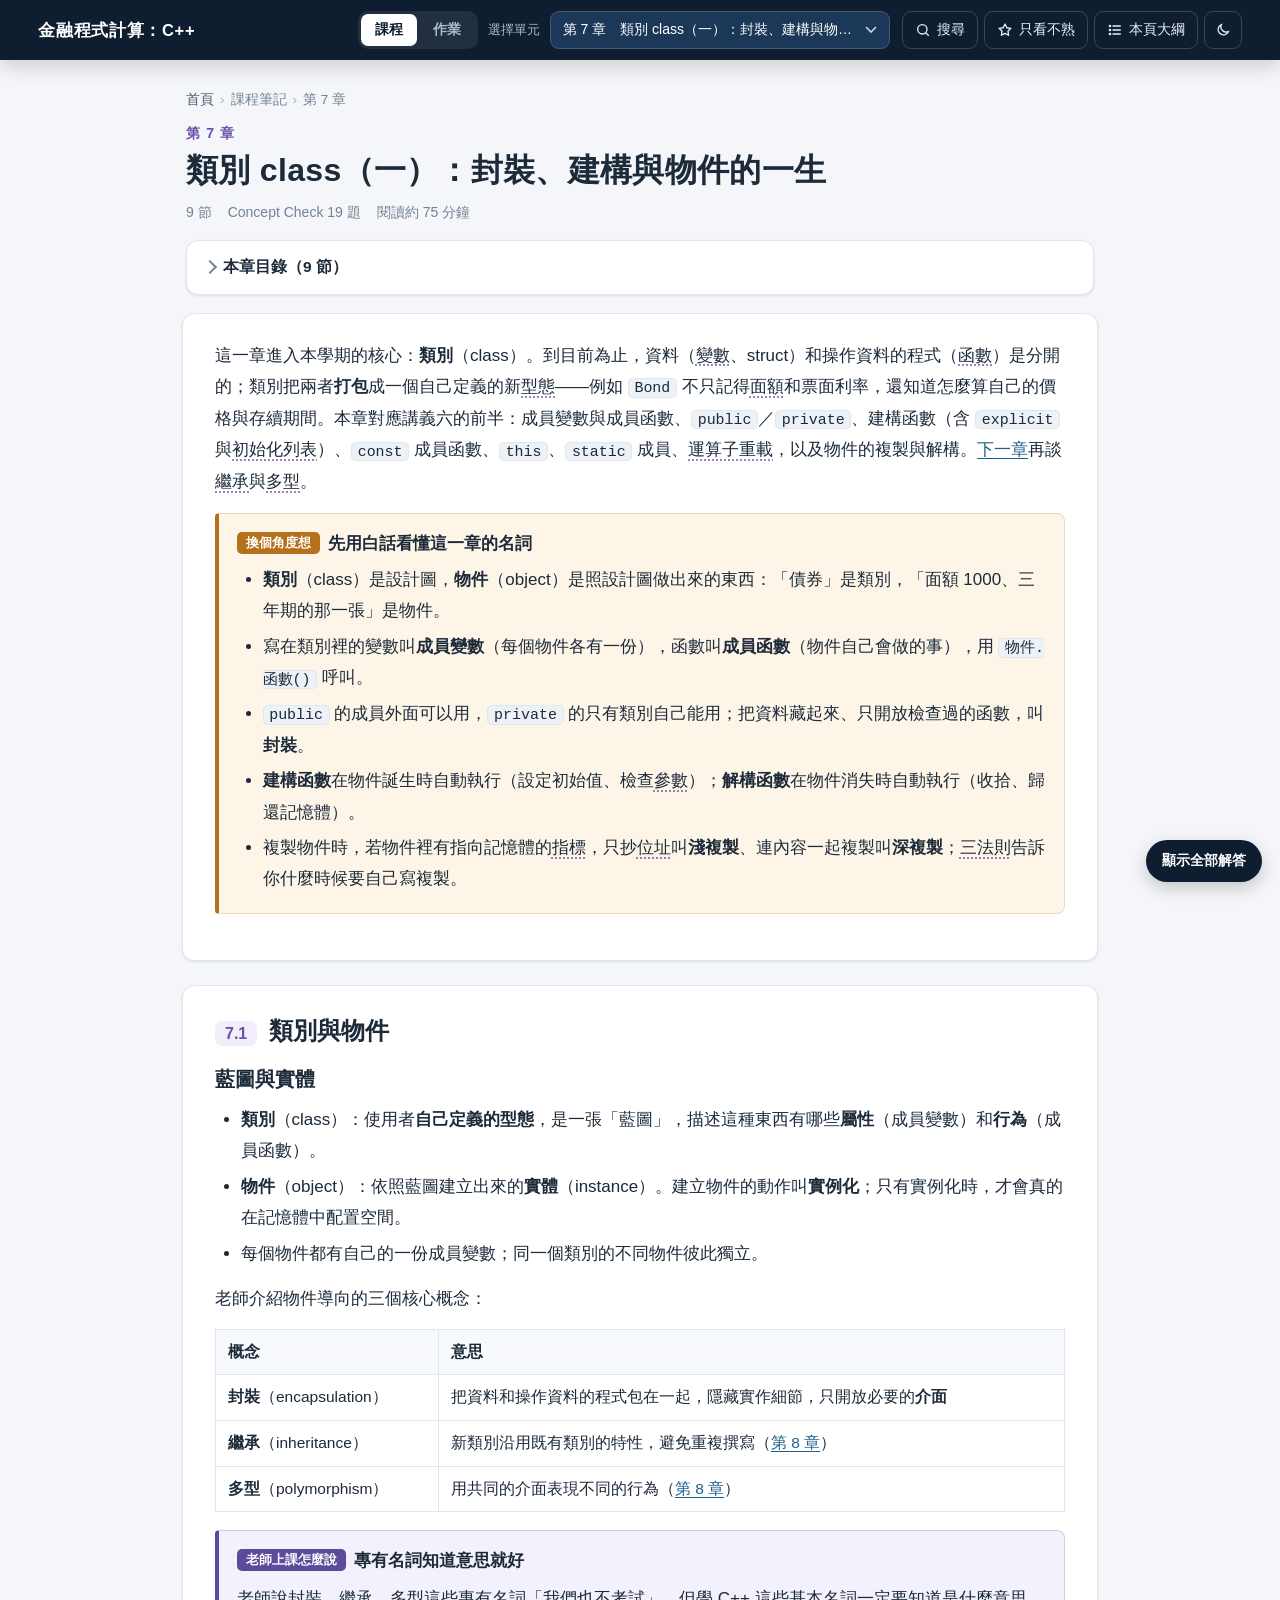
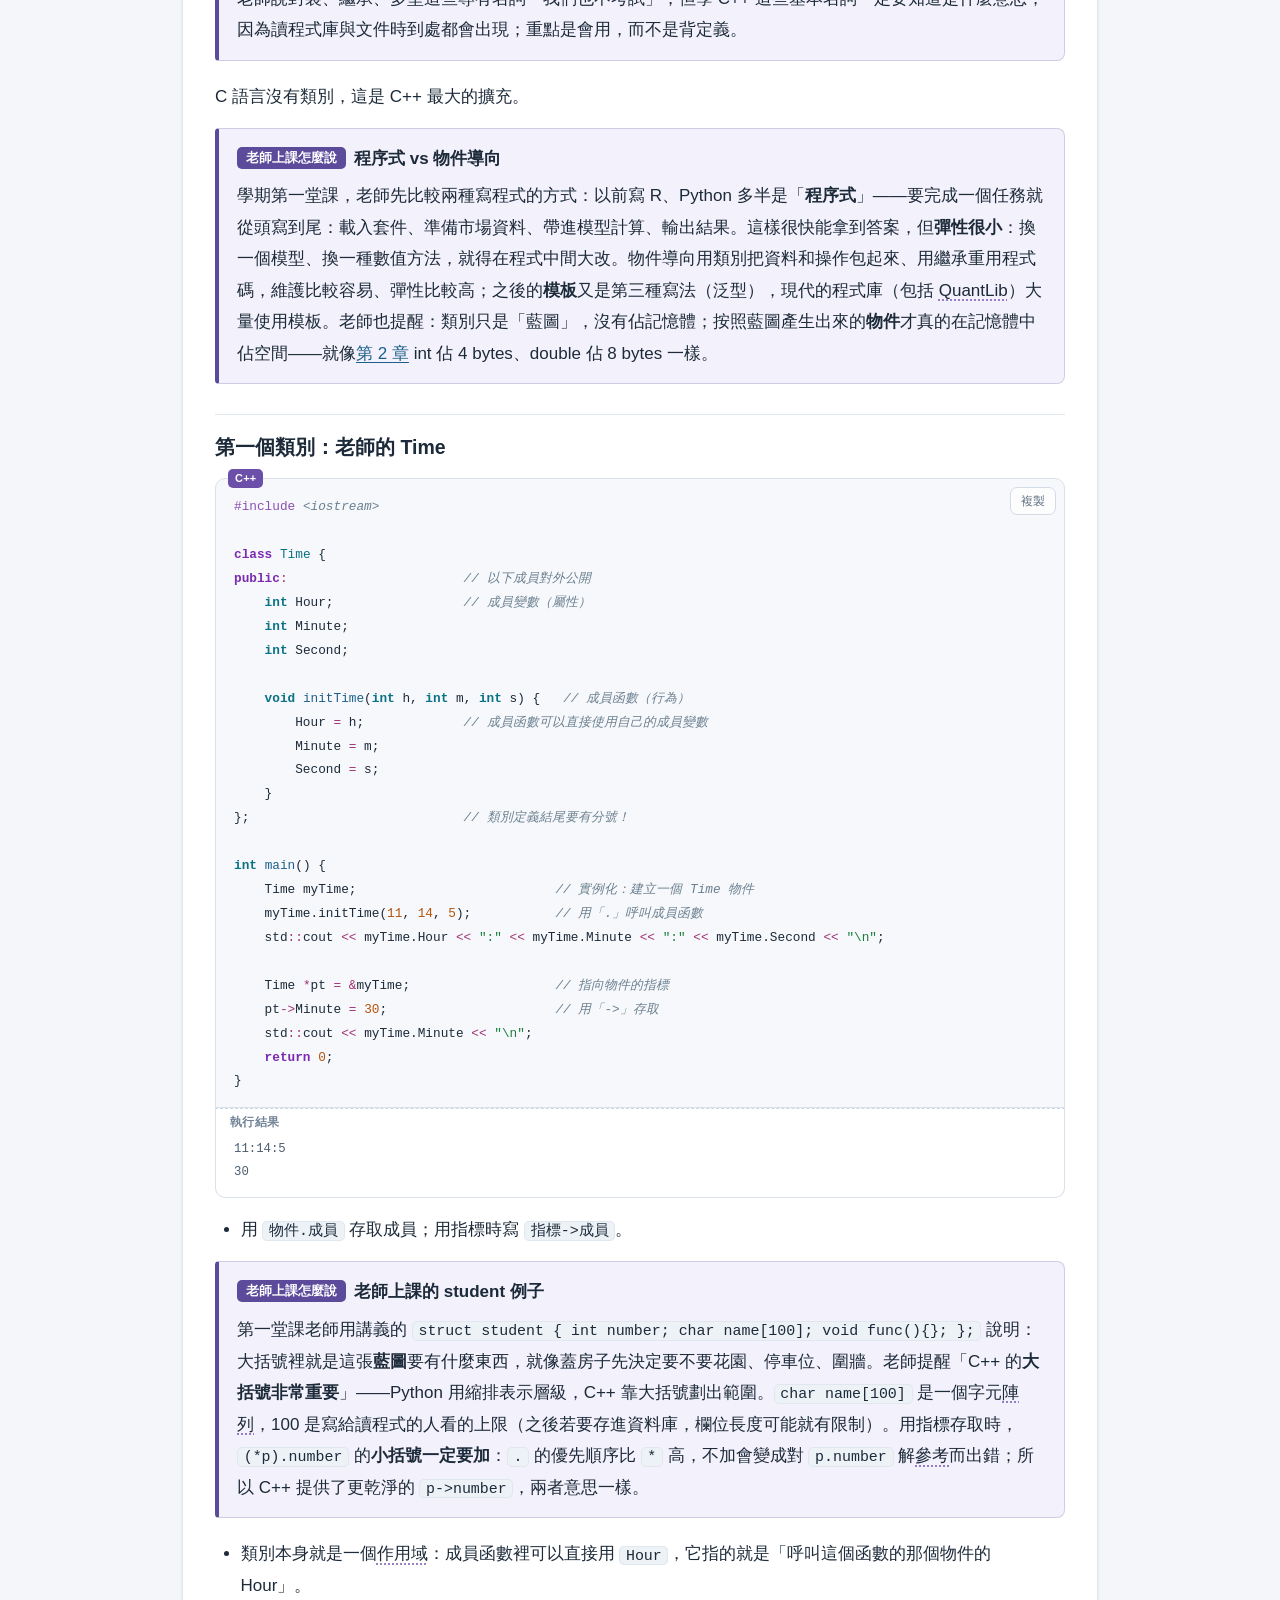
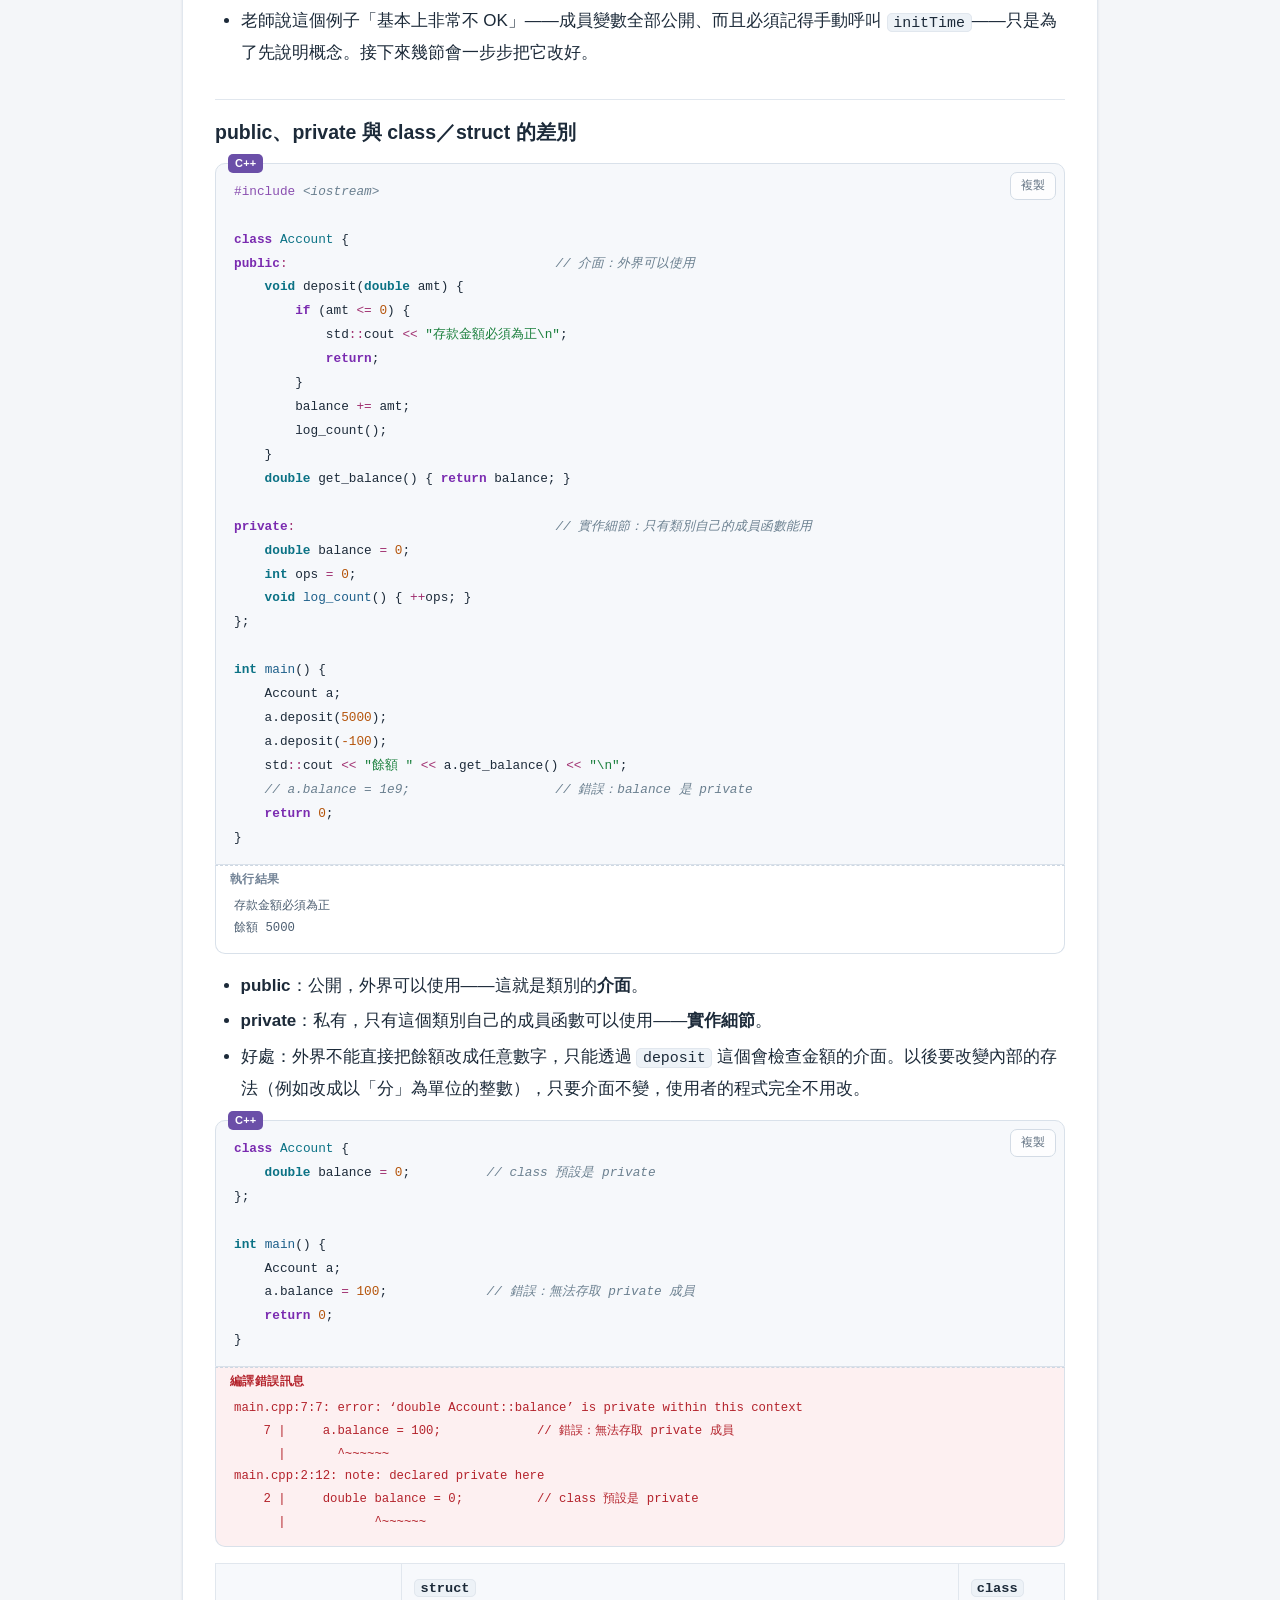
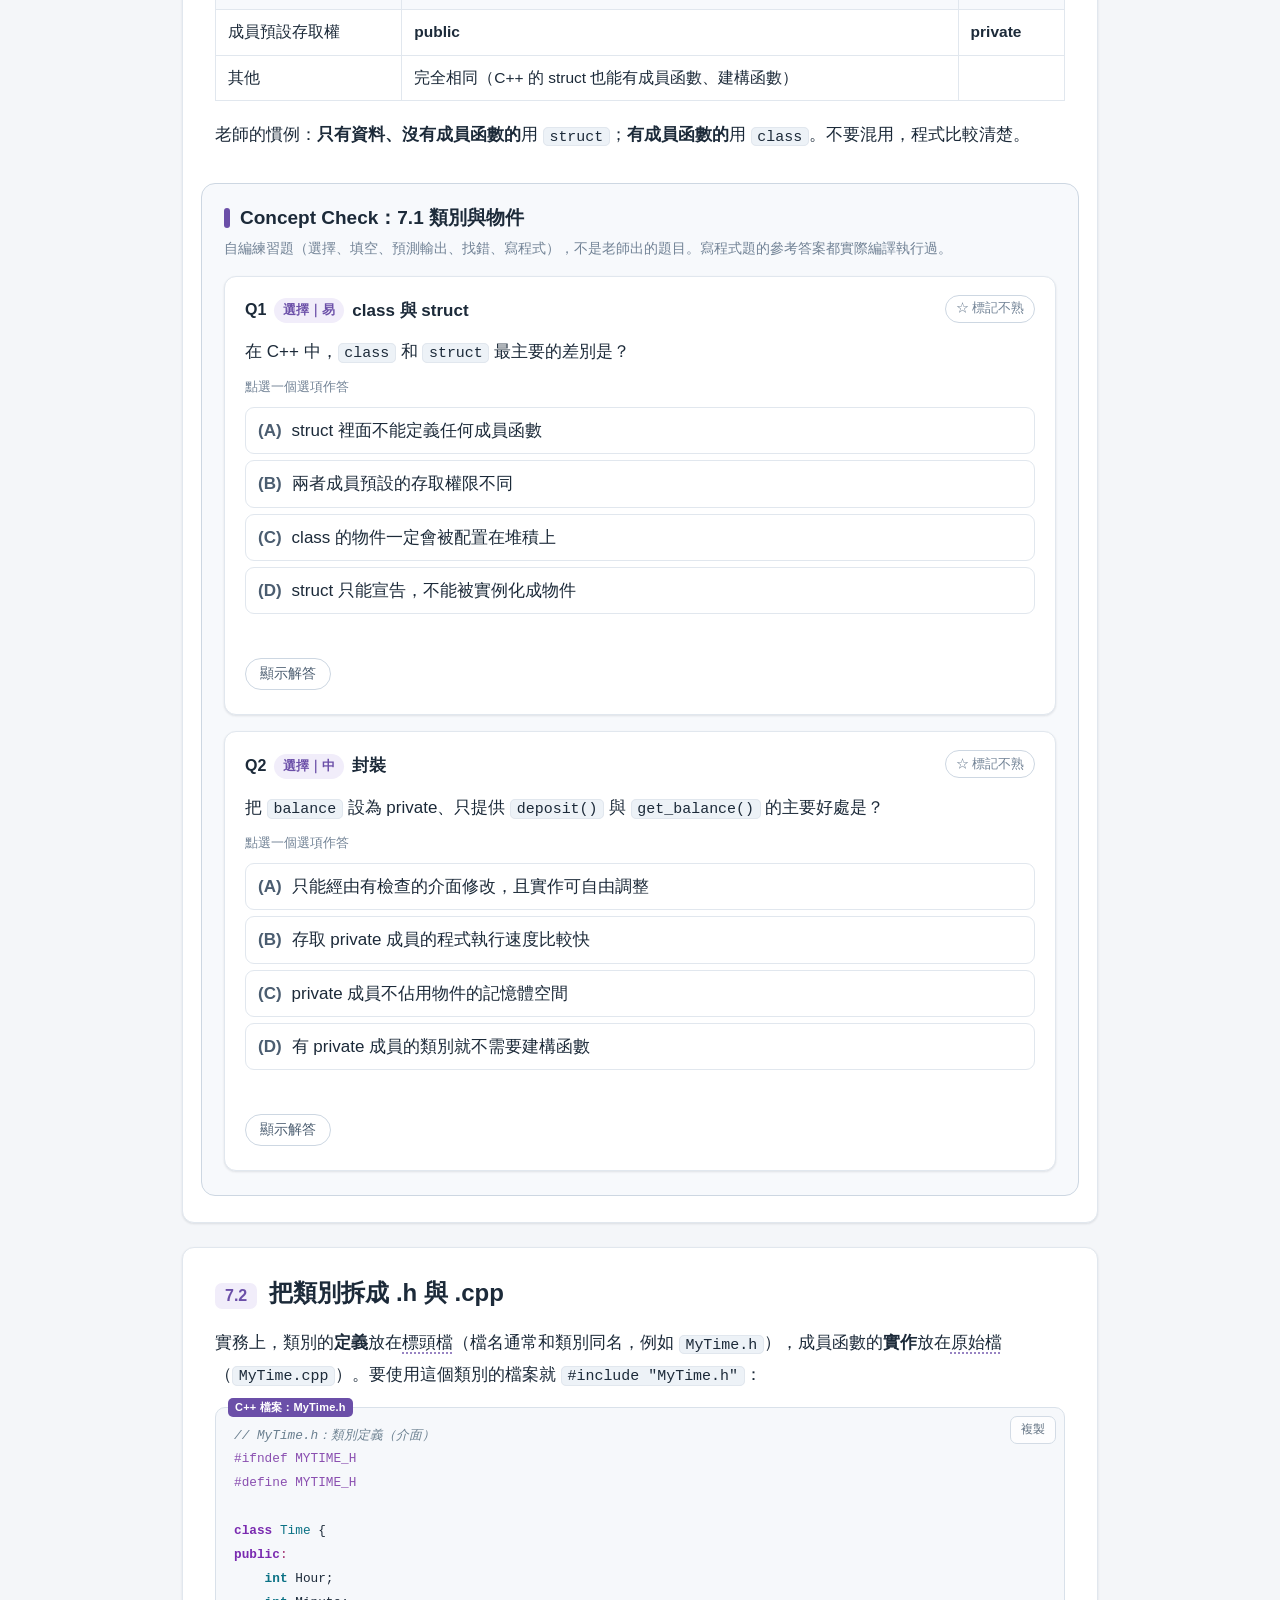
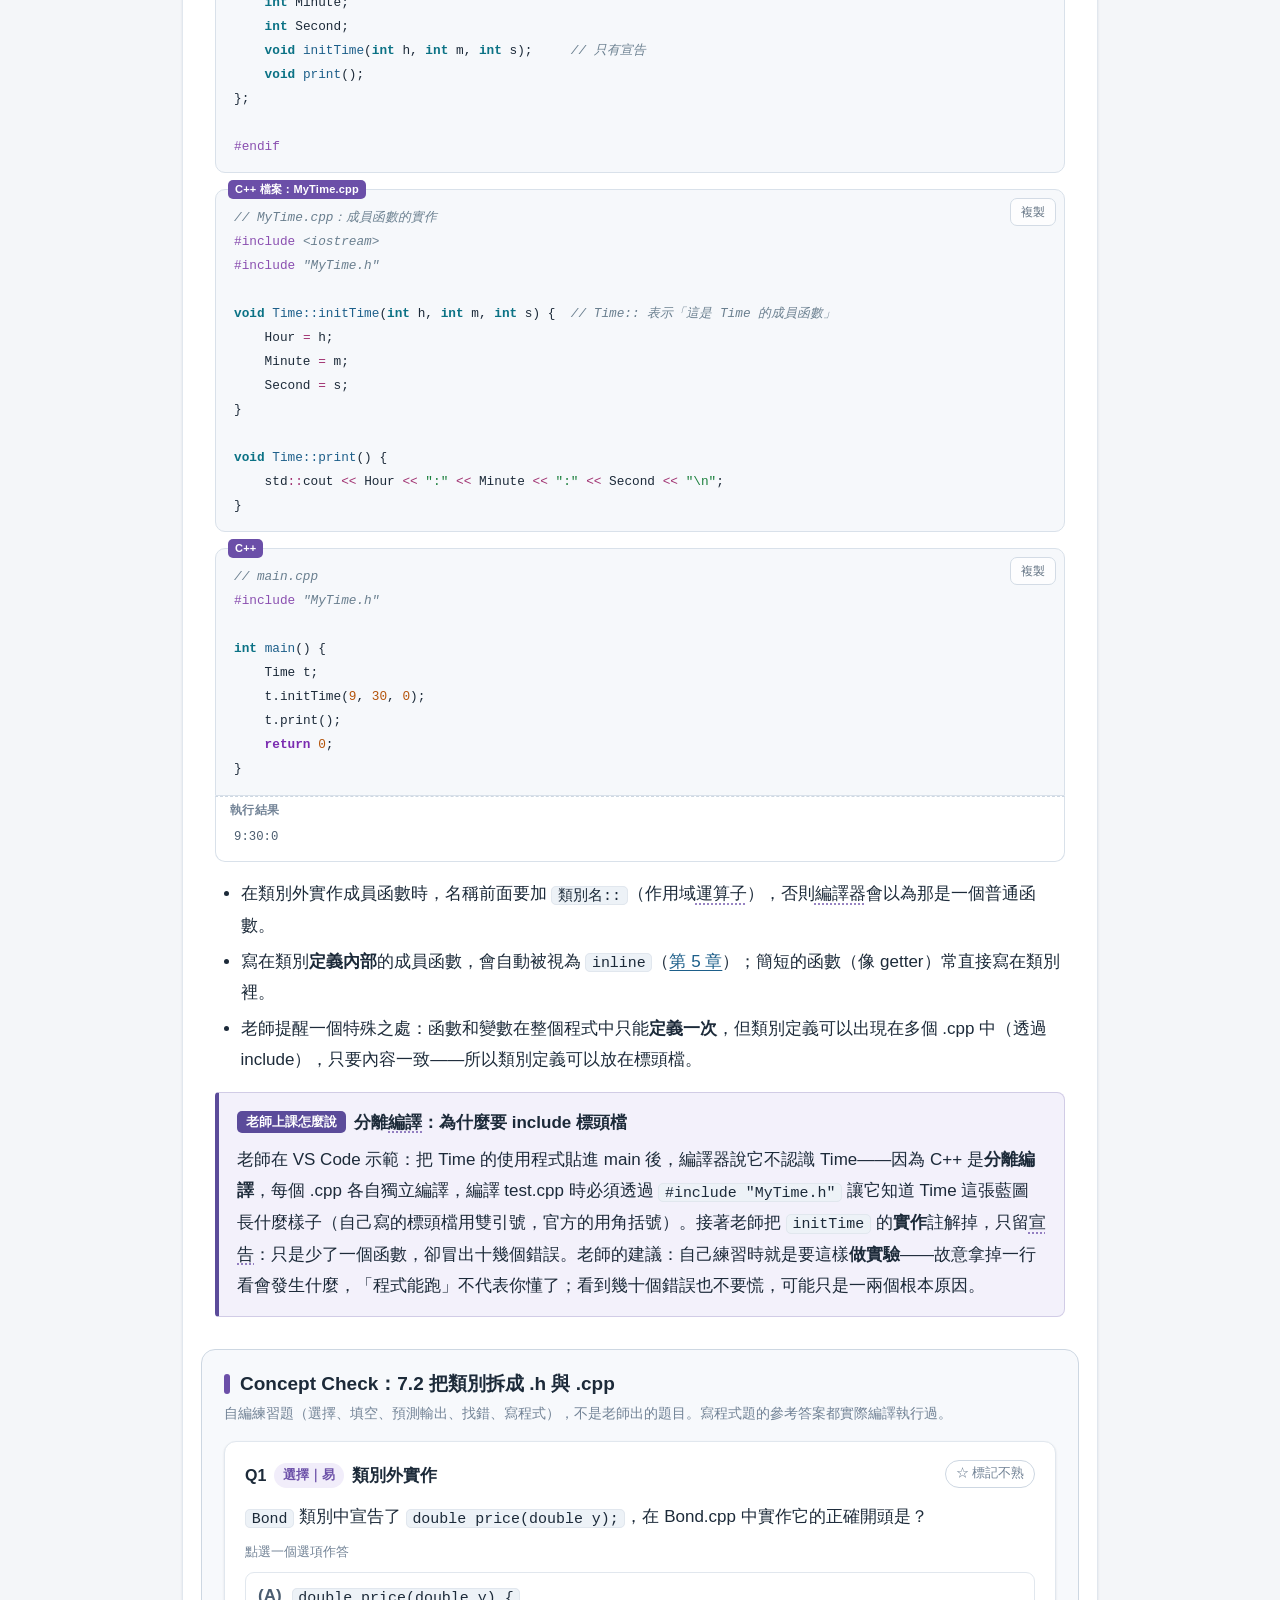
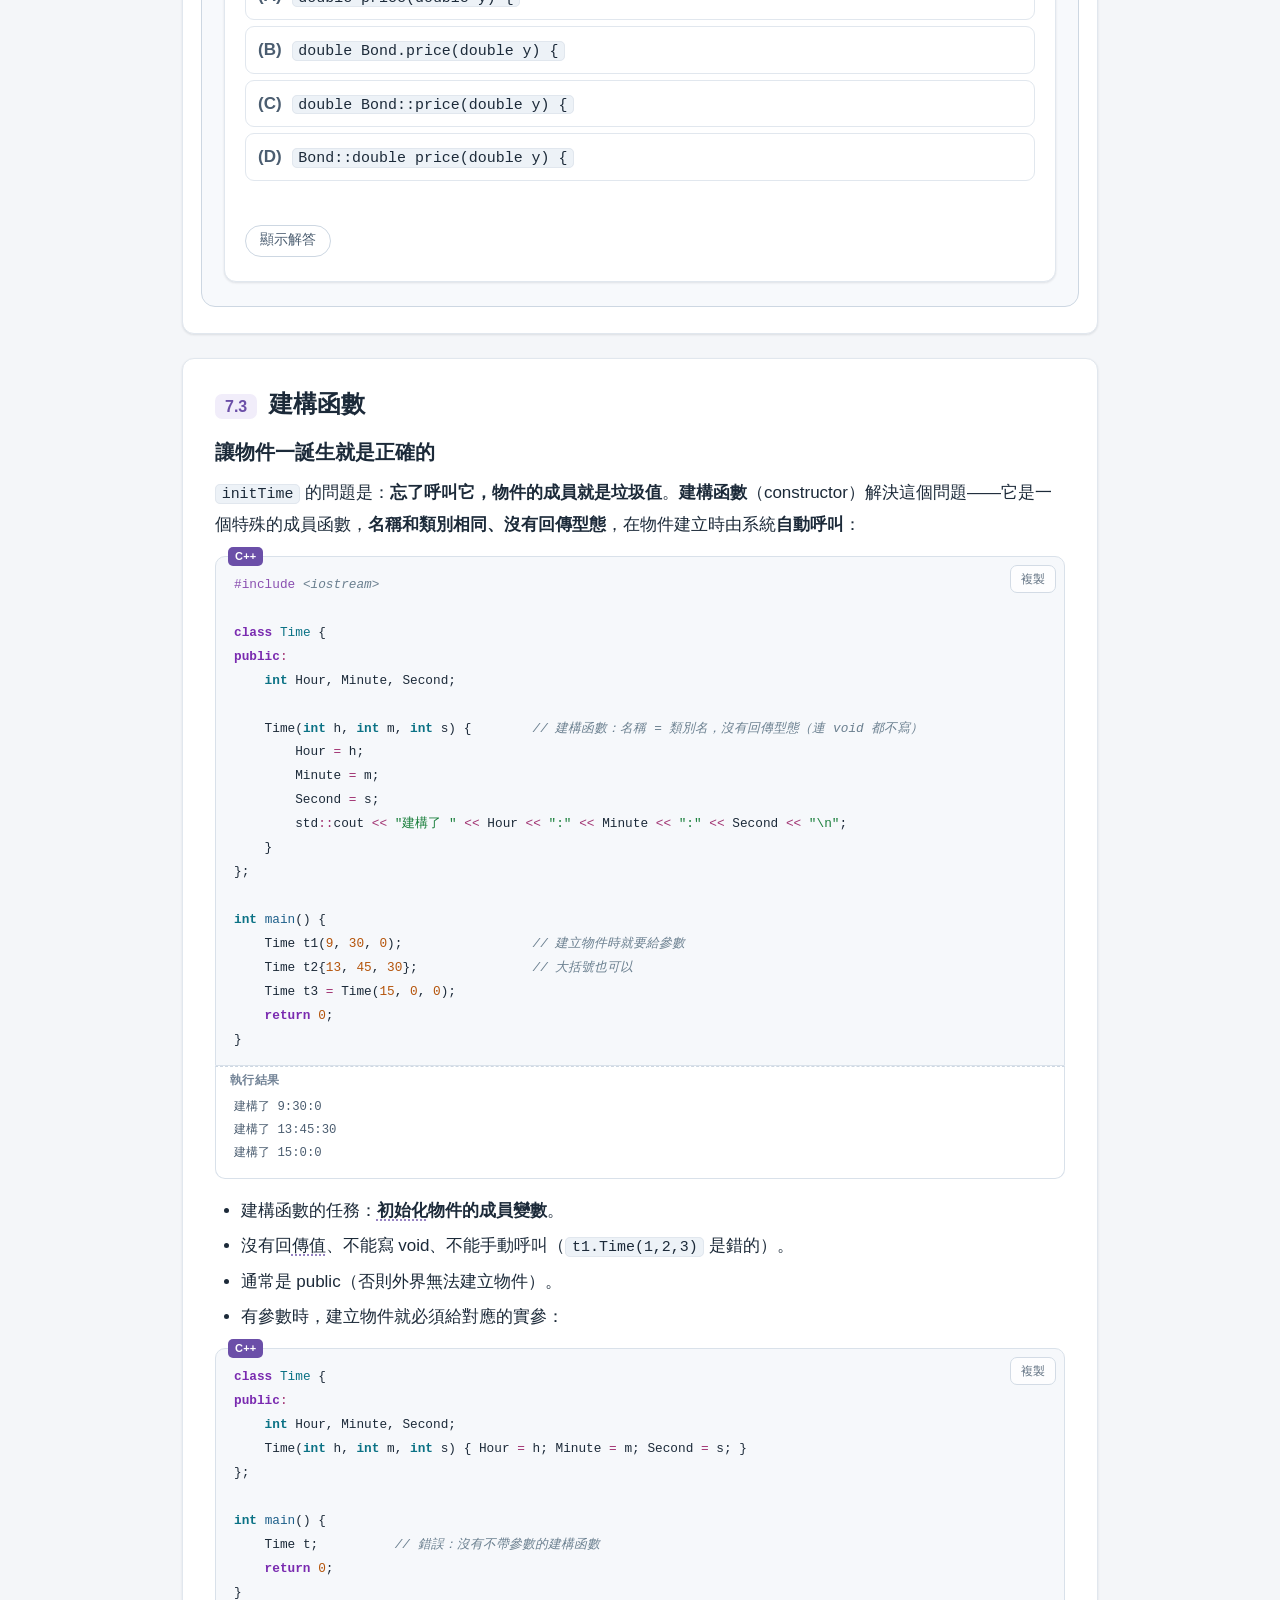
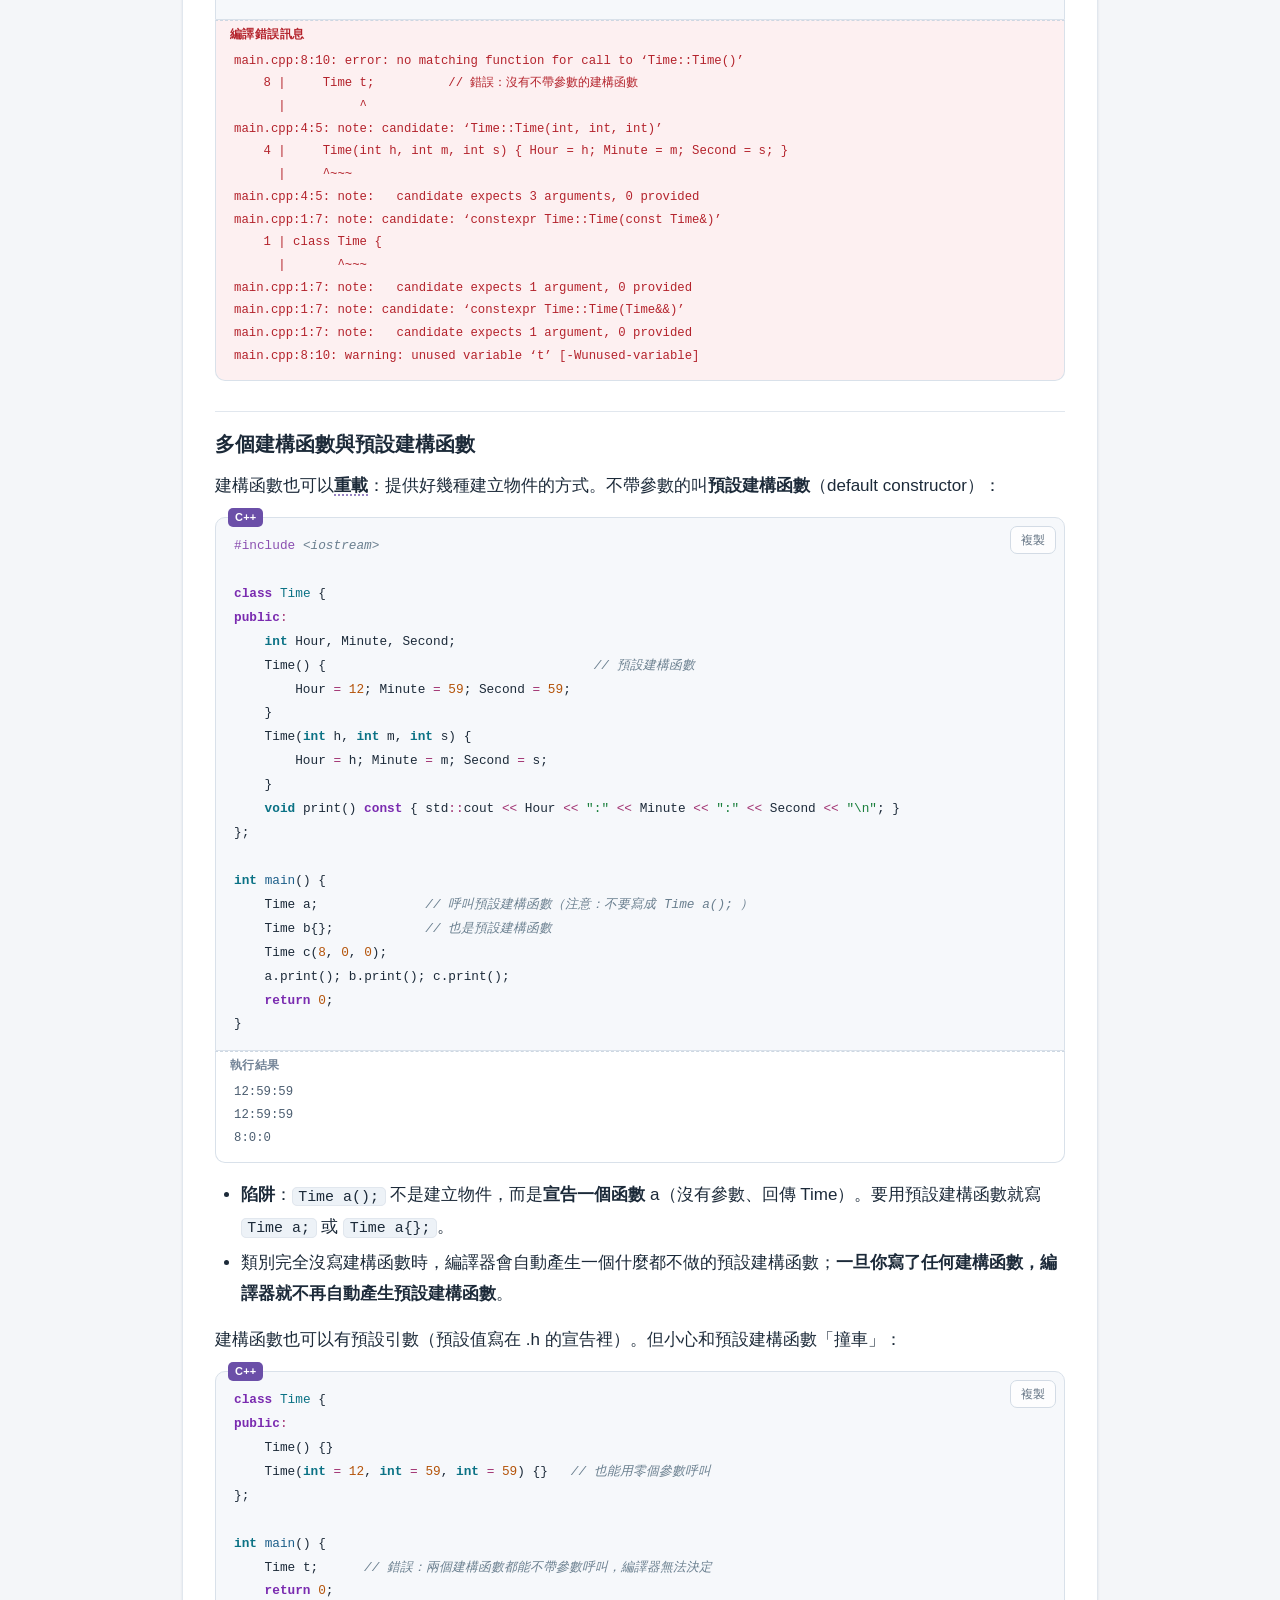
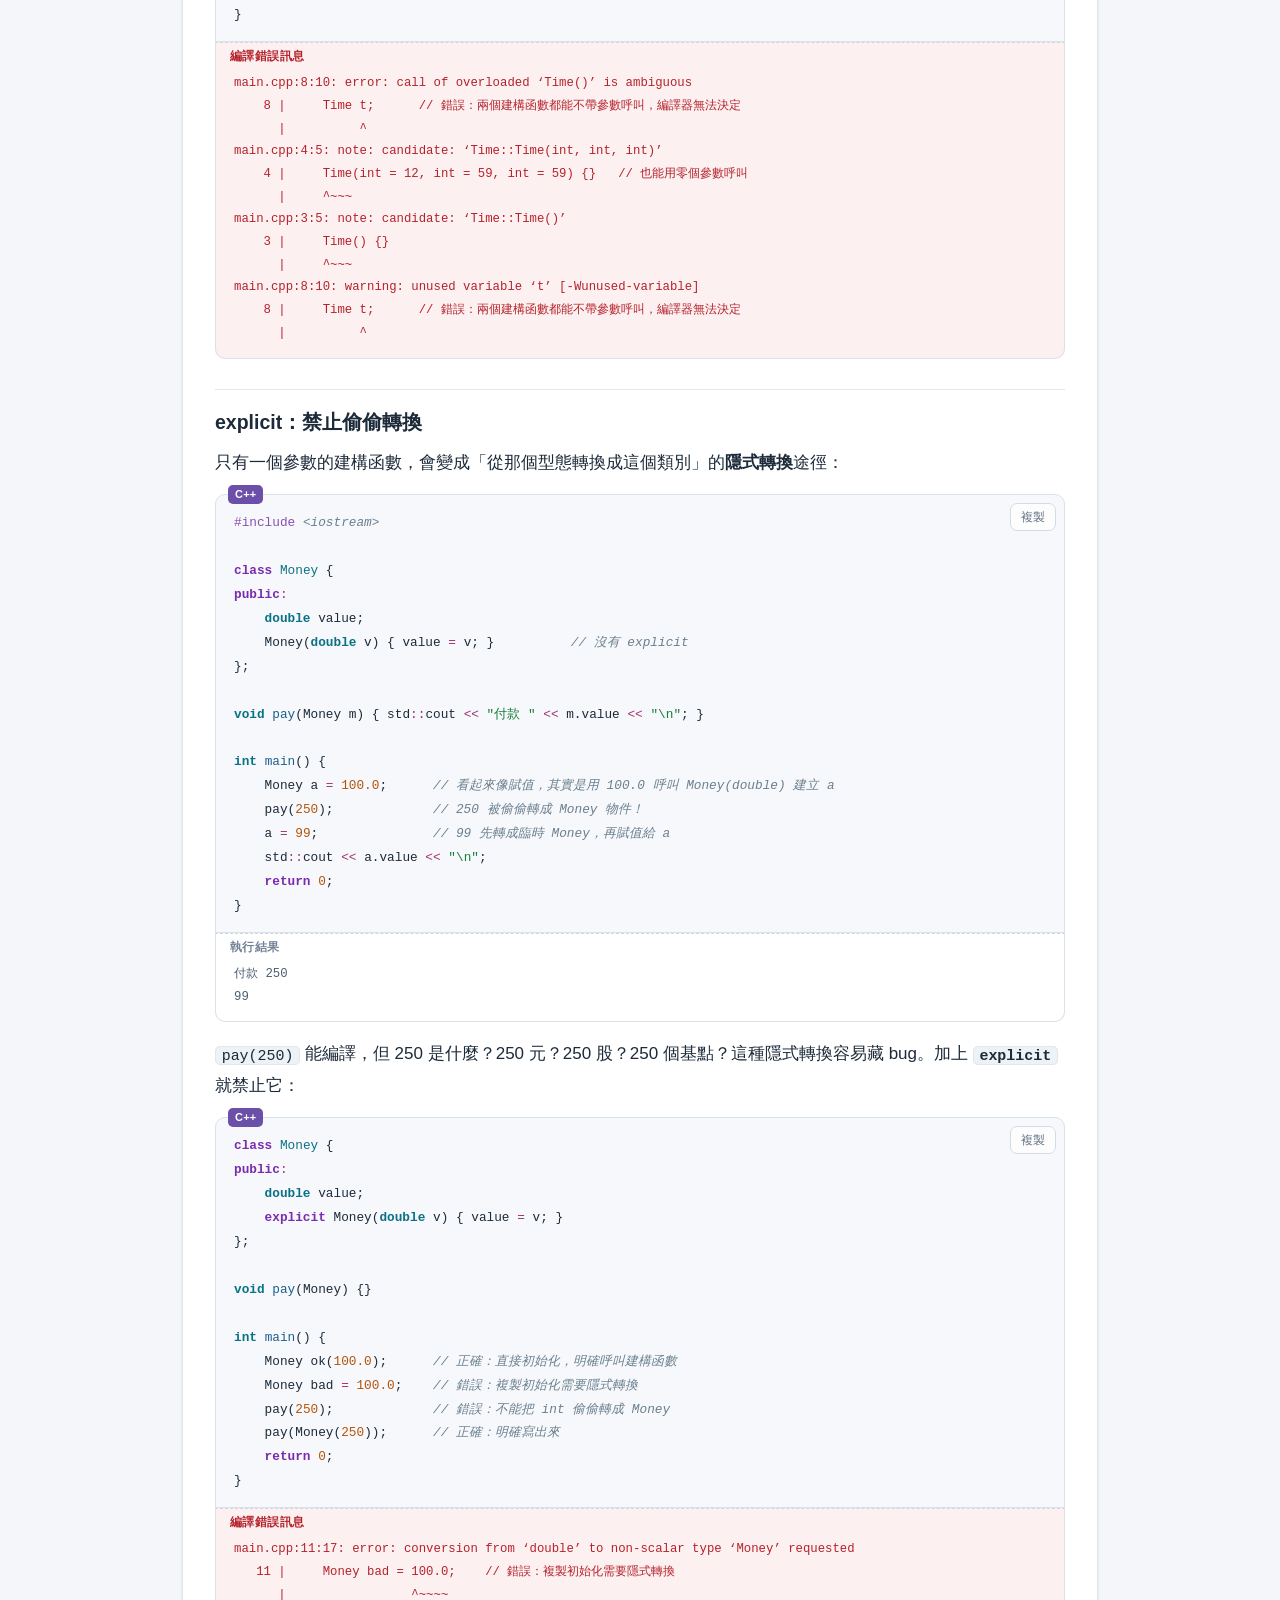
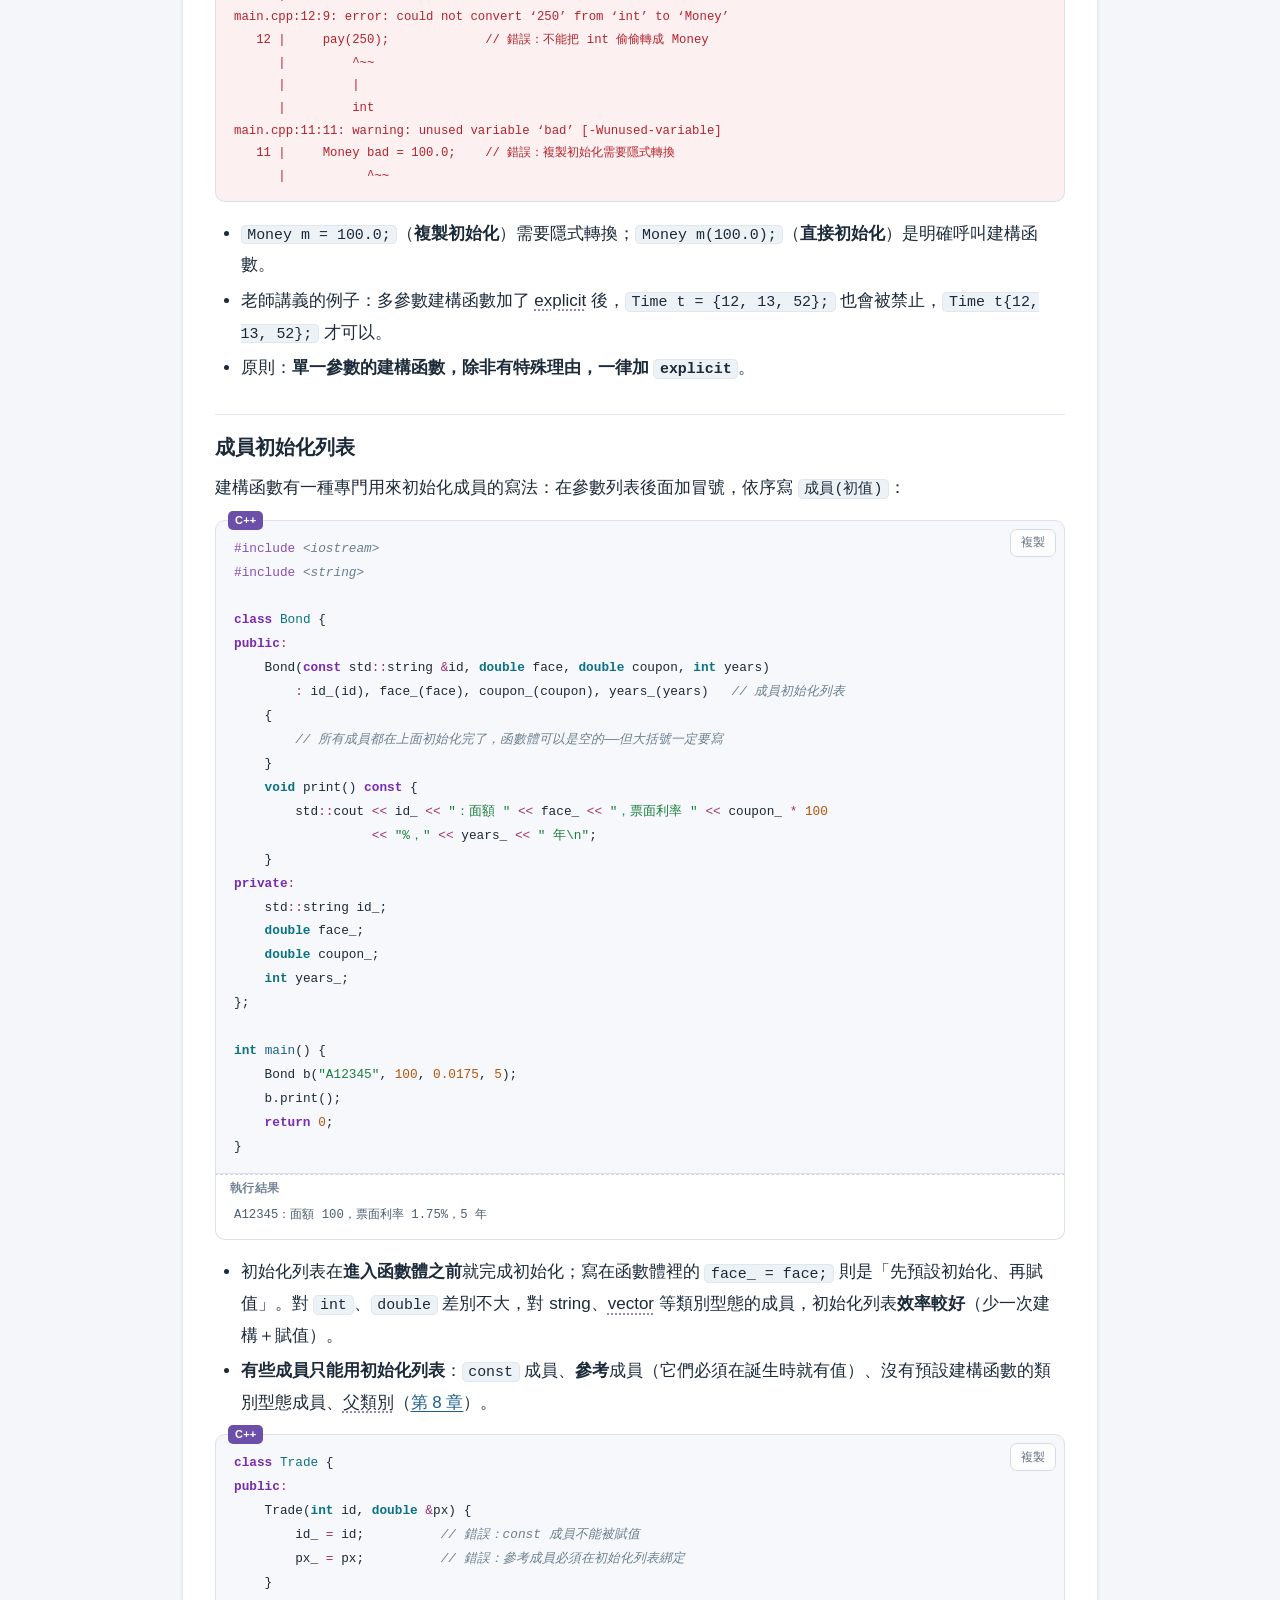
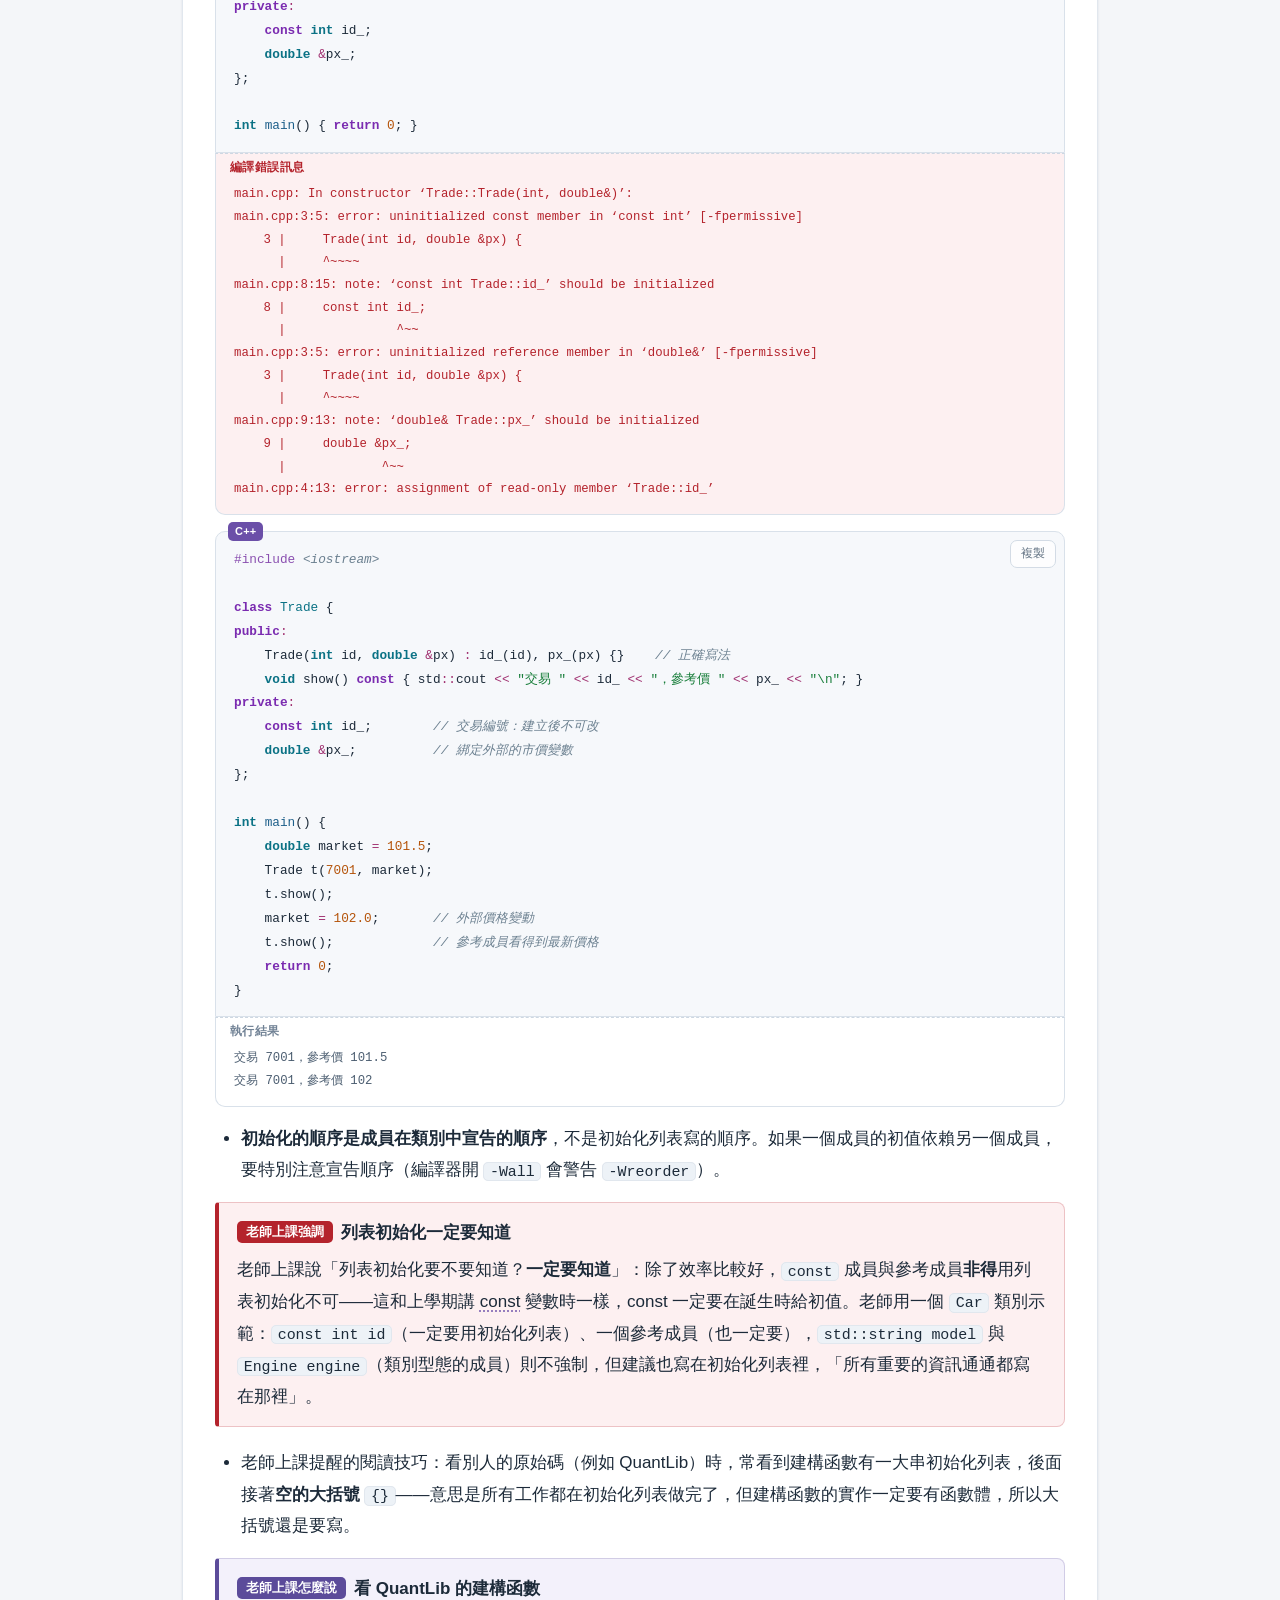
<file: ch07.html>
<!doctype html>
<html lang="zh-Hant"><head><meta charset="utf-8"><meta name="viewport" content="width=device-width,initial-scale=1">
<title>第 7 章 類別 class（一）：封裝、建構與物件的一生｜金融程式計算：C++</title>
<meta name="color-scheme" content="light dark">
<script>try{var t=localStorage.getItem('notes:theme')||(window.matchMedia&&matchMedia('(prefers-color-scheme: dark)').matches?'dark':'light');document.documentElement.setAttribute('data-theme',t)}catch(e){}</script>
<link rel="stylesheet" href="assets/katex/katex.min.css">
<link rel="stylesheet" href="assets/style.css?v=ffd5af7f">

</head><body data-page="ch07" data-mode="course" data-course="cf" data-key="cf">
<a class="skip" href="#main">跳到主要內容</a>
<header class="topbar"><a class="brand" href="index.html" aria-label="金融程式計算：C++｜課程筆記首頁"><span>金融程式計算：C++</span><span class="sub">｜課程筆記</span></a>
<div class="pickers"><nav class="mode" aria-label="切換課程或作業"><a href="ch01.html" data-mode="course" class=on>課程</a><a href="hw01.html" data-mode="hw">作業</a></nav><label for="unitSelect">選擇單元</label><select id="unitSelect" aria-label="選擇單元"><option value="index.html">首頁：課程介紹與使用說明</option><option value="exam.html">工具：測驗模式</option><option value="notes.html">工具：我的重點與筆記</option><option value="ch01.html">第 1 章　C++ 簡介與第一支程式</option><option value="ch02.html">第 2 章　資料型態、變數與記憶體</option><option value="ch03.html">第 3 章　陣列、指標與字串</option><option value="ch04.html">第 4 章　表達式、運算子與流程控制</option><option value="ch05.html">第 5 章　函數</option><option value="ch06.html">第 6 章　命名空間、預處理與記憶體管理</option><option value="ch07.html" selected>第 7 章　類別 class（一）：封裝、建構與物件的一生</option><option value="ch08.html">第 8 章　類別 class（二）：繼承、多型與設計模式</option><option value="ch09.html">第 9 章　模板與泛型</option><option value="ch10.html">第 10 章　課程總結：從語法到量化程式庫</option></select></div></header>
<main class="wrap" id="main"><nav class="crumbs" aria-label="目前位置"><a href="index.html">首頁</a><span class="sep">›</span><span>課程筆記</span><span class="sep">›</span><span>第 7 章</span></nav><header class="ch-head"><p class=eyebrow>第 7 章</p><h1>類別 class（一）：封裝、建構與物件的一生</h1><p class="ch-meta"><span>9 節</span><span>Concept Check 19 題</span><span>閱讀約 75 分鐘</span></p><details class="ch-toc"><summary>本章目錄（9 節）</summary><ol><li><a href="#s7-1"><span>7.1</span>類別與物件</a></li><li><a href="#s7-2"><span>7.2</span>把類別拆成 .h 與 .cpp</a></li><li><a href="#s7-3"><span>7.3</span>建構函數</a></li><li><a href="#s7-4"><span>7.4</span>const 成員函數、mutable、this</a></li><li><a href="#s7-5"><span>7.5</span>static 成員：屬於類別，不屬於物件</a></li><li><a href="#s7-6"><span>7.6</span>運算子重載</a></li><li><a href="#s7-7"><span>7.7</span>物件的一生：複製與解構</a></li><li><a href="#s7-8"><span>7.8</span>綜合範例：一個完整的 Bond 類別</a></li><li><a href="#s7-9"><span>7.9</span>本章小結</a></li></ol></details></header>
<div class="ch-intro"><p>這一章進入本學期的核心：<strong>類別</strong>（class）。到目前為止，資料（<span class="gl" tabindex="0" role="button" data-g="變數">變數</span>、struct）和操作資料的程式（<span class="gl" tabindex="0" role="button" data-g="函數">函數</span>）是分開的；類別把兩者<strong>打包</strong>成一個自己定義的新<span class="gl" tabindex="0" role="button" data-g="型態">型態</span>——例如 <code>Bond</code> 不只記得<span class="gl" tabindex="0" role="button" data-g="面額">面額</span>和票面利率，還知道怎麼算自己的價格與存續期間。本章對應講義六的前半：成員變數與成員函數、<code>public</code>／<code>private</code>、建構函數（含 <code>explicit</code> 與<span class="gl" tabindex="0" role="button" data-g="初始化列表">初始化列表</span>）、<code>const</code> 成員函數、<code>this</code>、<code>static</code> 成員、<span class="gl" tabindex="0" role="button" data-g="運算子重載">運算子重載</span>，以及物件的複製與解構。<a class="xref" href="ch08.html">下一章</a>再談<span class="gl" tabindex="0" role="button" data-g="繼承">繼承</span>與<span class="gl" tabindex="0" role="button" data-g="多型">多型</span>。</p>
<div class="box idea"><span class="tag">換個角度想</span><strong class="bt">先用白話看懂這一章的名詞</strong><ul>
<li><strong>類別</strong>（class）是設計圖，<strong>物件</strong>（object）是照設計圖做出來的東西：「債券」是類別，「面額 1000、三年期的那一張」是物件。</li>
<li>寫在類別裡的變數叫<strong>成員變數</strong>（每個物件各有一份），函數叫<strong>成員函數</strong>（物件自己會做的事），用 <code>物件.函數()</code> 呼叫。</li>
<li><code>public</code> 的成員外面可以用，<code>private</code> 的只有類別自己能用；把資料藏起來、只開放檢查過的函數，叫<strong>封裝</strong>。</li>
<li><strong>建構函數</strong>在物件誕生時自動執行（設定初始值、檢查<span class="gl" tabindex="0" role="button" data-g="參數">參數</span>）；<strong>解構函數</strong>在物件消失時自動執行（收拾、歸還記憶體）。</li>
<li>複製物件時，若物件裡有指向記憶體的<span class="gl" tabindex="0" role="button" data-g="指標">指標</span>，只抄<span class="gl" tabindex="0" role="button" data-g="位址">位址</span>叫<strong>淺複製</strong>、連內容一起複製叫<strong>深複製</strong>；<span class="gl" tabindex="0" role="button" data-g="三法則">三法則</span>告訴你什麼時候要自己寫複製。</li>
</ul></div></div><section class="sec" id="s7-1" data-label="7.1 類別與物件"><h2><span class="num">7.1</span>類別與物件</h2><h3 id="s7-1-1">藍圖與實體</h3>
<ul>
<li><strong>類別</strong>（class）：使用者<strong>自己定義的型態</strong>，是一張「藍圖」，描述這種東西有哪些<strong>屬性</strong>（成員變數）和<strong>行為</strong>（成員函數）。</li>
<li><strong>物件</strong>（object）：依照藍圖建立出來的<strong>實體</strong>（instance）。建立物件的動作叫<strong>實例化</strong>；只有實例化時，才會真的在記憶體中配置空間。</li>
<li>每個物件都有自己的一份成員變數；同一個類別的不同物件彼此獨立。</li>
</ul>
<p>老師介紹物件導向的三個核心概念：</p>
<table>
<thead>
<tr>
<th>概念</th>
<th>意思</th>
</tr>
</thead>
<tbody>
<tr>
<td><strong>封裝</strong>（encapsulation）</td>
<td>把資料和操作資料的程式包在一起，隱藏實作細節，只開放必要的<strong>介面</strong></td>
</tr>
<tr>
<td><strong>繼承</strong>（inheritance）</td>
<td>新類別沿用既有類別的特性，避免重複撰寫（<a class="xref" href="ch08.html">第 8 章</a>）</td>
</tr>
<tr>
<td><strong>多型</strong>（polymorphism）</td>
<td>用共同的介面表現不同的行為（<a class="xref" href="ch08.html">第 8 章</a>）</td>
</tr>
</tbody>
</table>
<div class="box teacher"><span class="tag">老師上課怎麼說</span><strong class="bt">專有名詞知道意思就好</strong><p>老師說封裝、繼承、多型這些專有名詞「我們也不考試」，但學 C++ 這些基本名詞一定要知道是什麼意思，因為讀程式庫與文件時到處都會出現；重點是會用，而不是背定義。</p></div>
<p>C 語言沒有類別，這是 C++ 最大的擴充。</p>
<div class="box teacher"><span class="tag">老師上課怎麼說</span><strong class="bt">程序式 vs 物件導向</strong><p>學期第一堂課，老師先比較兩種寫程式的方式：以前寫 R、Python 多半是「<strong>程序式</strong>」——要完成一個任務就從頭寫到尾：載入套件、準備市場資料、帶進模型計算、輸出結果。這樣很快能拿到答案，但<strong>彈性很小</strong>：換一個模型、換一種數值方法，就得在程式中間大改。物件導向用類別把資料和操作包起來、用繼承重用程式碼，維護比較容易、彈性比較高；之後的<strong>模板</strong>又是第三種寫法（泛型），現代的程式庫（包括 <span class="gl" tabindex="0" role="button" data-g="QuantLib">QuantLib</span>）大量使用模板。老師也提醒：類別只是「藍圖」，沒有佔記憶體；按照藍圖產生出來的<strong>物件</strong>才真的在記憶體中佔空間——就像<a class="xref" href="ch02.html">第 2 章</a> int 佔 4 bytes、double 佔 8 bytes 一樣。</p></div>
<h3 id="s7-1-2">第一個類別：老師的 Time</h3>
<div class="code"><button class="copy" type="button" aria-label="複製程式碼">複製</button><span class="lang">C++</span><pre><code><span class="cp">#include</span><span class="w"> </span><span class="cpf">&lt;iostream&gt;</span>

<span class="k">class</span><span class="w"> </span><span class="nc">Time</span><span class="w"> </span><span class="p">{</span>
<span class="k">public</span><span class="o">:</span><span class="w">                       </span><span class="c1">// 以下成員對外公開</span>
<span class="w">    </span><span class="kt">int</span><span class="w"> </span><span class="n">Hour</span><span class="p">;</span><span class="w">                 </span><span class="c1">// 成員變數（屬性）</span>
<span class="w">    </span><span class="kt">int</span><span class="w"> </span><span class="n">Minute</span><span class="p">;</span>
<span class="w">    </span><span class="kt">int</span><span class="w"> </span><span class="n">Second</span><span class="p">;</span>

<span class="w">    </span><span class="kt">void</span><span class="w"> </span><span class="nf">initTime</span><span class="p">(</span><span class="kt">int</span><span class="w"> </span><span class="n">h</span><span class="p">,</span><span class="w"> </span><span class="kt">int</span><span class="w"> </span><span class="n">m</span><span class="p">,</span><span class="w"> </span><span class="kt">int</span><span class="w"> </span><span class="n">s</span><span class="p">)</span><span class="w"> </span><span class="p">{</span><span class="w">   </span><span class="c1">// 成員函數（行為）</span>
<span class="w">        </span><span class="n">Hour</span><span class="w"> </span><span class="o">=</span><span class="w"> </span><span class="n">h</span><span class="p">;</span><span class="w">             </span><span class="c1">// 成員函數可以直接使用自己的成員變數</span>
<span class="w">        </span><span class="n">Minute</span><span class="w"> </span><span class="o">=</span><span class="w"> </span><span class="n">m</span><span class="p">;</span>
<span class="w">        </span><span class="n">Second</span><span class="w"> </span><span class="o">=</span><span class="w"> </span><span class="n">s</span><span class="p">;</span>
<span class="w">    </span><span class="p">}</span>
<span class="p">};</span><span class="w">                            </span><span class="c1">// 類別定義結尾要有分號！</span>

<span class="kt">int</span><span class="w"> </span><span class="nf">main</span><span class="p">()</span><span class="w"> </span><span class="p">{</span>
<span class="w">    </span><span class="n">Time</span><span class="w"> </span><span class="n">myTime</span><span class="p">;</span><span class="w">                          </span><span class="c1">// 實例化：建立一個 Time 物件</span>
<span class="w">    </span><span class="n">myTime</span><span class="p">.</span><span class="n">initTime</span><span class="p">(</span><span class="mi">11</span><span class="p">,</span><span class="w"> </span><span class="mi">14</span><span class="p">,</span><span class="w"> </span><span class="mi">5</span><span class="p">);</span><span class="w">           </span><span class="c1">// 用「.」呼叫成員函數</span>
<span class="w">    </span><span class="n">std</span><span class="o">::</span><span class="n">cout</span><span class="w"> </span><span class="o">&lt;&lt;</span><span class="w"> </span><span class="n">myTime</span><span class="p">.</span><span class="n">Hour</span><span class="w"> </span><span class="o">&lt;&lt;</span><span class="w"> </span><span class="s">":"</span><span class="w"> </span><span class="o">&lt;&lt;</span><span class="w"> </span><span class="n">myTime</span><span class="p">.</span><span class="n">Minute</span><span class="w"> </span><span class="o">&lt;&lt;</span><span class="w"> </span><span class="s">":"</span><span class="w"> </span><span class="o">&lt;&lt;</span><span class="w"> </span><span class="n">myTime</span><span class="p">.</span><span class="n">Second</span><span class="w"> </span><span class="o">&lt;&lt;</span><span class="w"> </span><span class="s">"</span><span class="se">\n</span><span class="s">"</span><span class="p">;</span>

<span class="w">    </span><span class="n">Time</span><span class="w"> </span><span class="o">*</span><span class="n">pt</span><span class="w"> </span><span class="o">=</span><span class="w"> </span><span class="o">&amp;</span><span class="n">myTime</span><span class="p">;</span><span class="w">                   </span><span class="c1">// 指向物件的指標</span>
<span class="w">    </span><span class="n">pt</span><span class="o">-&gt;</span><span class="n">Minute</span><span class="w"> </span><span class="o">=</span><span class="w"> </span><span class="mi">30</span><span class="p">;</span><span class="w">                      </span><span class="c1">// 用「-&gt;」存取</span>
<span class="w">    </span><span class="n">std</span><span class="o">::</span><span class="n">cout</span><span class="w"> </span><span class="o">&lt;&lt;</span><span class="w"> </span><span class="n">myTime</span><span class="p">.</span><span class="n">Minute</span><span class="w"> </span><span class="o">&lt;&lt;</span><span class="w"> </span><span class="s">"</span><span class="se">\n</span><span class="s">"</span><span class="p">;</span>
<span class="w">    </span><span class="k">return</span><span class="w"> </span><span class="mi">0</span><span class="p">;</span>
<span class="p">}</span>
</code></pre></div>
<pre class="out" data-title="執行結果"><code>11:14:5
30</code></pre>
<ul>
<li>用 <code>物件.成員</code> 存取成員；用指標時寫 <code>指標-&gt;成員</code>。</li>
</ul>
<div class="box teacher"><span class="tag">老師上課怎麼說</span><strong class="bt">老師上課的 student 例子</strong><p>第一堂課老師用講義的 <code>struct student { int number; char name[100]; void func(){}; };</code> 說明：大括號裡就是這張<strong>藍圖</strong>要有什麼東西，就像蓋房子先決定要不要花園、停車位、圍牆。老師提醒「C++ 的<strong>大括號非常重要</strong>」——Python 用縮排表示層級，C++ 靠大括號劃出範圍。<code>char name[100]</code> 是一個字元<span class="gl" tabindex="0" role="button" data-g="陣列">陣列</span>，100 是寫給讀程式的人看的上限（之後若要存進資料庫，欄位長度可能就有限制）。用指標存取時，<code>(*p).number</code> 的<strong>小括號一定要加</strong>：<code>.</code> 的優先順序比 <code>*</code> 高，不加會變成對 <code>p.number</code> 解<span class="gl" tabindex="0" role="button" data-g="參考">參考</span>而出錯；所以 C++ 提供了更乾淨的 <code>p-&gt;number</code>，兩者意思一樣。</p></div>
<ul>
<li>類別本身就是一個<span class="gl" tabindex="0" role="button" data-g="作用域">作用域</span>：成員函數裡可以直接用 <code>Hour</code>，它指的就是「呼叫這個函數的那個物件的 Hour」。</li>
<li>老師說這個例子「基本上非常不 OK」——成員變數全部公開、而且必須記得手動呼叫 <code>initTime</code>——只是為了先說明概念。接下來幾節會一步步把它改好。</li>
</ul>
<h3 id="s7-1-3">public、private 與 class／struct 的差別</h3>
<div class="code"><button class="copy" type="button" aria-label="複製程式碼">複製</button><span class="lang">C++</span><pre><code><span class="cp">#include</span><span class="w"> </span><span class="cpf">&lt;iostream&gt;</span>

<span class="k">class</span><span class="w"> </span><span class="nc">Account</span><span class="w"> </span><span class="p">{</span>
<span class="k">public</span><span class="o">:</span><span class="w">                                   </span><span class="c1">// 介面：外界可以使用</span>
<span class="w">    </span><span class="kt">void</span><span class="w"> </span><span class="n">deposit</span><span class="p">(</span><span class="kt">double</span><span class="w"> </span><span class="n">amt</span><span class="p">)</span><span class="w"> </span><span class="p">{</span>
<span class="w">        </span><span class="k">if</span><span class="w"> </span><span class="p">(</span><span class="n">amt</span><span class="w"> </span><span class="o">&lt;=</span><span class="w"> </span><span class="mi">0</span><span class="p">)</span><span class="w"> </span><span class="p">{</span>
<span class="w">            </span><span class="n">std</span><span class="o">::</span><span class="n">cout</span><span class="w"> </span><span class="o">&lt;&lt;</span><span class="w"> </span><span class="s">"存款金額必須為正</span><span class="se">\n</span><span class="s">"</span><span class="p">;</span>
<span class="w">            </span><span class="k">return</span><span class="p">;</span>
<span class="w">        </span><span class="p">}</span>
<span class="w">        </span><span class="n">balance</span><span class="w"> </span><span class="o">+=</span><span class="w"> </span><span class="n">amt</span><span class="p">;</span>
<span class="w">        </span><span class="n">log_count</span><span class="p">();</span>
<span class="w">    </span><span class="p">}</span>
<span class="w">    </span><span class="kt">double</span><span class="w"> </span><span class="n">get_balance</span><span class="p">()</span><span class="w"> </span><span class="p">{</span><span class="w"> </span><span class="k">return</span><span class="w"> </span><span class="n">balance</span><span class="p">;</span><span class="w"> </span><span class="p">}</span>

<span class="k">private</span><span class="o">:</span><span class="w">                                  </span><span class="c1">// 實作細節：只有類別自己的成員函數能用</span>
<span class="w">    </span><span class="kt">double</span><span class="w"> </span><span class="n">balance</span><span class="w"> </span><span class="o">=</span><span class="w"> </span><span class="mi">0</span><span class="p">;</span>
<span class="w">    </span><span class="kt">int</span><span class="w"> </span><span class="n">ops</span><span class="w"> </span><span class="o">=</span><span class="w"> </span><span class="mi">0</span><span class="p">;</span>
<span class="w">    </span><span class="kt">void</span><span class="w"> </span><span class="nf">log_count</span><span class="p">()</span><span class="w"> </span><span class="p">{</span><span class="w"> </span><span class="o">++</span><span class="n">ops</span><span class="p">;</span><span class="w"> </span><span class="p">}</span>
<span class="p">};</span>

<span class="kt">int</span><span class="w"> </span><span class="nf">main</span><span class="p">()</span><span class="w"> </span><span class="p">{</span>
<span class="w">    </span><span class="n">Account</span><span class="w"> </span><span class="n">a</span><span class="p">;</span>
<span class="w">    </span><span class="n">a</span><span class="p">.</span><span class="n">deposit</span><span class="p">(</span><span class="mi">5000</span><span class="p">);</span>
<span class="w">    </span><span class="n">a</span><span class="p">.</span><span class="n">deposit</span><span class="p">(</span><span class="mi">-100</span><span class="p">);</span>
<span class="w">    </span><span class="n">std</span><span class="o">::</span><span class="n">cout</span><span class="w"> </span><span class="o">&lt;&lt;</span><span class="w"> </span><span class="s">"餘額 "</span><span class="w"> </span><span class="o">&lt;&lt;</span><span class="w"> </span><span class="n">a</span><span class="p">.</span><span class="n">get_balance</span><span class="p">()</span><span class="w"> </span><span class="o">&lt;&lt;</span><span class="w"> </span><span class="s">"</span><span class="se">\n</span><span class="s">"</span><span class="p">;</span>
<span class="w">    </span><span class="c1">// a.balance = 1e9;                   // 錯誤：balance 是 private</span>
<span class="w">    </span><span class="k">return</span><span class="w"> </span><span class="mi">0</span><span class="p">;</span>
<span class="p">}</span>
</code></pre></div>
<pre class="out" data-title="執行結果"><code>存款金額必須為正
餘額 5000</code></pre>
<ul>
<li><strong>public</strong>：公開，外界可以使用——這就是類別的<strong>介面</strong>。</li>
<li><strong>private</strong>：私有，只有這個類別自己的成員函數可以使用——<strong>實作細節</strong>。</li>
<li>好處：外界不能直接把餘額改成任意數字，只能透過 <code>deposit</code> 這個會檢查金額的介面。以後要改變內部的存法（例如改成以「分」為單位的整數），只要介面不變，使用者的程式完全不用改。</li>
</ul>
<div class="code"><button class="copy" type="button" aria-label="複製程式碼">複製</button><span class="lang">C++</span><pre><code><span class="k">class</span><span class="w"> </span><span class="nc">Account</span><span class="w"> </span><span class="p">{</span>
<span class="w">    </span><span class="kt">double</span><span class="w"> </span><span class="n">balance</span><span class="w"> </span><span class="o">=</span><span class="w"> </span><span class="mi">0</span><span class="p">;</span><span class="w">          </span><span class="c1">// class 預設是 private</span>
<span class="p">};</span>

<span class="kt">int</span><span class="w"> </span><span class="nf">main</span><span class="p">()</span><span class="w"> </span><span class="p">{</span>
<span class="w">    </span><span class="n">Account</span><span class="w"> </span><span class="n">a</span><span class="p">;</span>
<span class="w">    </span><span class="n">a</span><span class="p">.</span><span class="n">balance</span><span class="w"> </span><span class="o">=</span><span class="w"> </span><span class="mi">100</span><span class="p">;</span><span class="w">             </span><span class="c1">// 錯誤：無法存取 private 成員</span>
<span class="w">    </span><span class="k">return</span><span class="w"> </span><span class="mi">0</span><span class="p">;</span>
<span class="p">}</span>
</code></pre></div>
<pre class="out err" data-title="編譯錯誤訊息"><code>main.cpp:7:7: error: ‘double Account::balance’ is private within this context
    7 |     a.balance = 100;             // 錯誤：無法存取 private 成員
      |       ^~~~~~~
main.cpp:2:12: note: declared private here
    2 |     double balance = 0;          // class 預設是 private
      |            ^~~~~~~</code></pre>
<table>
<thead>
<tr>
<th></th>
<th><code>struct</code></th>
<th><code>class</code></th>
</tr>
</thead>
<tbody>
<tr>
<td>成員預設存取權</td>
<td><strong>public</strong></td>
<td><strong>private</strong></td>
</tr>
<tr>
<td>其他</td>
<td>完全相同（C++ 的 struct 也能有成員函數、建構函數）</td>
<td></td>
</tr>
</tbody>
</table>
<p>老師的慣例：<strong>只有資料、沒有成員函數的</strong>用 <code>struct</code>；<strong>有成員函數的</strong>用 <code>class</code>。不要混用，程式比較清楚。</p><section class="cc" id="cc-s7-1"><h3 class="cc-h">Concept Check：7.1 類別與物件</h3><p class="cc-note">自編練習題（選擇、填空、預測輸出、找錯、寫程式），不是老師出的題目。寫程式題的參考答案都實際編譯執行過。</p><article class="q" id="q-s7-1-1" data-key="B" data-label="7.1 類別與物件 Q1"><div class="q-meta"><h4><a href="#q-s7-1-1">Q1</a></h4><span class="q-kind">選擇｜易</span><span class="q-title">class 與 struct</span></div><div class="q-text"><p>在 C++ 中，<code>class</code> 和 <code>struct</code> 最主要的差別是？</p></div><ol class="opts"><li data-k="A"><b>(A)</b><span>struct 裡面不能定義任何成員函數</span></li><li data-k="B"><b>(B)</b><span>兩者成員預設的存取權限不同</span></li><li data-k="C"><b>(C)</b><span>class 的物件一定會被配置在堆積上</span></li><li data-k="D"><b>(D)</b><span>struct 只能宣告，不能被實例化成物件</span></li></ol><button class="toggle" type="button" aria-expanded="false">顯示解答</button><div class="sol" hidden><div class="ans"><strong>答案 (B)</strong><p>兩者成員預設的存取權限不同</p></div><div class="why"><p class="sh">解析</p><p>C++ 的 struct 與 class 幾乎完全相同，只差在預設存取權：class 為 private、struct 為 public（繼承時的預設等級也一樣不同）。</p></div></div></article><article class="q" id="q-s7-1-2" data-key="A" data-label="7.1 類別與物件 Q2"><div class="q-meta"><h4><a href="#q-s7-1-2">Q2</a></h4><span class="q-kind">選擇｜中</span><span class="q-title">封裝</span></div><div class="q-text"><p>把 <code>balance</code> 設為 private、只提供 <code>deposit()</code> 與 <code>get_balance()</code> 的主要好處是？</p></div><ol class="opts"><li data-k="A"><b>(A)</b><span>只能經由有檢查的介面修改，且實作可自由調整</span></li><li data-k="B"><b>(B)</b><span>存取 private 成員的程式執行速度比較快</span></li><li data-k="C"><b>(C)</b><span>private 成員不佔用物件的記憶體空間</span></li><li data-k="D"><b>(D)</b><span>有 private 成員的類別就不需要建構函數</span></li></ol><button class="toggle" type="button" aria-expanded="false">顯示解答</button><div class="sol" hidden><div class="ans"><strong>答案 (A)</strong><p>只能經由有檢查的介面修改，且實作可自由調整</p></div><div class="why"><p class="sh">解析</p><p>封裝的目的是保護資料的正確性（只能經由介面修改）並隔離介面與實作。</p></div></div></article></section></section><section class="sec" id="s7-2" data-label="7.2 把類別拆成 .h 與 .cpp"><h2><span class="num">7.2</span>把類別拆成 .h 與 .cpp</h2><p>實務上，類別的<strong>定義</strong>放在<span class="gl" tabindex="0" role="button" data-g="標頭檔">標頭檔</span>（檔名通常和類別同名，例如 <code>MyTime.h</code>），成員函數的<strong>實作</strong>放在<span class="gl" tabindex="0" role="button" data-g="原始檔">原始檔</span>（<code>MyTime.cpp</code>）。要使用這個類別的檔案就 <code>#include &quot;MyTime.h&quot;</code>：</p>
<div class="code"><button class="copy" type="button" aria-label="複製程式碼">複製</button><span class="lang">C++ 檔案：MyTime.h</span><pre><code><span class="c1">// MyTime.h：類別定義（介面）</span>
<span class="cp">#ifndef MYTIME_H</span>
<span class="cp">#define MYTIME_H</span>

<span class="k">class</span><span class="w"> </span><span class="nc">Time</span><span class="w"> </span><span class="p">{</span>
<span class="k">public</span><span class="o">:</span>
<span class="w">    </span><span class="kt">int</span><span class="w"> </span><span class="n">Hour</span><span class="p">;</span>
<span class="w">    </span><span class="kt">int</span><span class="w"> </span><span class="n">Minute</span><span class="p">;</span>
<span class="w">    </span><span class="kt">int</span><span class="w"> </span><span class="n">Second</span><span class="p">;</span>
<span class="w">    </span><span class="kt">void</span><span class="w"> </span><span class="nf">initTime</span><span class="p">(</span><span class="kt">int</span><span class="w"> </span><span class="n">h</span><span class="p">,</span><span class="w"> </span><span class="kt">int</span><span class="w"> </span><span class="n">m</span><span class="p">,</span><span class="w"> </span><span class="kt">int</span><span class="w"> </span><span class="n">s</span><span class="p">);</span><span class="w">     </span><span class="c1">// 只有宣告</span>
<span class="w">    </span><span class="kt">void</span><span class="w"> </span><span class="nf">print</span><span class="p">();</span>
<span class="p">};</span>

<span class="cp">#endif</span>
</code></pre></div>
<div class="code"><button class="copy" type="button" aria-label="複製程式碼">複製</button><span class="lang">C++ 檔案：MyTime.cpp</span><pre><code><span class="c1">// MyTime.cpp：成員函數的實作</span>
<span class="cp">#include</span><span class="w"> </span><span class="cpf">&lt;iostream&gt;</span>
<span class="cp">#include</span><span class="w"> </span><span class="cpf">"MyTime.h"</span>

<span class="kt">void</span><span class="w"> </span><span class="nf">Time::initTime</span><span class="p">(</span><span class="kt">int</span><span class="w"> </span><span class="n">h</span><span class="p">,</span><span class="w"> </span><span class="kt">int</span><span class="w"> </span><span class="n">m</span><span class="p">,</span><span class="w"> </span><span class="kt">int</span><span class="w"> </span><span class="n">s</span><span class="p">)</span><span class="w"> </span><span class="p">{</span><span class="w">  </span><span class="c1">// Time:: 表示「這是 Time 的成員函數」</span>
<span class="w">    </span><span class="n">Hour</span><span class="w"> </span><span class="o">=</span><span class="w"> </span><span class="n">h</span><span class="p">;</span>
<span class="w">    </span><span class="n">Minute</span><span class="w"> </span><span class="o">=</span><span class="w"> </span><span class="n">m</span><span class="p">;</span>
<span class="w">    </span><span class="n">Second</span><span class="w"> </span><span class="o">=</span><span class="w"> </span><span class="n">s</span><span class="p">;</span>
<span class="p">}</span>

<span class="kt">void</span><span class="w"> </span><span class="nf">Time::print</span><span class="p">()</span><span class="w"> </span><span class="p">{</span>
<span class="w">    </span><span class="n">std</span><span class="o">::</span><span class="n">cout</span><span class="w"> </span><span class="o">&lt;&lt;</span><span class="w"> </span><span class="n">Hour</span><span class="w"> </span><span class="o">&lt;&lt;</span><span class="w"> </span><span class="s">":"</span><span class="w"> </span><span class="o">&lt;&lt;</span><span class="w"> </span><span class="n">Minute</span><span class="w"> </span><span class="o">&lt;&lt;</span><span class="w"> </span><span class="s">":"</span><span class="w"> </span><span class="o">&lt;&lt;</span><span class="w"> </span><span class="n">Second</span><span class="w"> </span><span class="o">&lt;&lt;</span><span class="w"> </span><span class="s">"</span><span class="se">\n</span><span class="s">"</span><span class="p">;</span>
<span class="p">}</span>
</code></pre></div>
<div class="code"><button class="copy" type="button" aria-label="複製程式碼">複製</button><span class="lang">C++</span><pre><code><span class="c1">// main.cpp</span>
<span class="cp">#include</span><span class="w"> </span><span class="cpf">"MyTime.h"</span>

<span class="kt">int</span><span class="w"> </span><span class="nf">main</span><span class="p">()</span><span class="w"> </span><span class="p">{</span>
<span class="w">    </span><span class="n">Time</span><span class="w"> </span><span class="n">t</span><span class="p">;</span>
<span class="w">    </span><span class="n">t</span><span class="p">.</span><span class="n">initTime</span><span class="p">(</span><span class="mi">9</span><span class="p">,</span><span class="w"> </span><span class="mi">30</span><span class="p">,</span><span class="w"> </span><span class="mi">0</span><span class="p">);</span>
<span class="w">    </span><span class="n">t</span><span class="p">.</span><span class="n">print</span><span class="p">();</span>
<span class="w">    </span><span class="k">return</span><span class="w"> </span><span class="mi">0</span><span class="p">;</span>
<span class="p">}</span>
</code></pre></div>
<pre class="out" data-title="執行結果"><code>9:30:0</code></pre>
<ul>
<li>在類別外實作成員函數時，名稱前面要加 <code>類別名::</code>（作用域<span class="gl" tabindex="0" role="button" data-g="運算子">運算子</span>），否則<span class="gl" tabindex="0" role="button" data-g="編譯器">編譯器</span>會以為那是一個普通函數。</li>
<li>寫在類別<strong>定義內部</strong>的成員函數，會自動被視為 <code>inline</code>（<a class="xref" href="ch05.html">第 5 章</a>）；簡短的函數（像 getter）常直接寫在類別裡。</li>
<li>老師提醒一個特殊之處：函數和變數在整個程式中只能<strong>定義一次</strong>，但類別定義可以出現在多個 .cpp 中（透過 include），只要內容一致——所以類別定義可以放在標頭檔。</li>
</ul>
<div class="box teacher"><span class="tag">老師上課怎麼說</span><strong class="bt">分離<span class="gl" tabindex="0" role="button" data-g="編譯">編譯</span>：為什麼要 include 標頭檔</strong><p>老師在 VS Code 示範：把 Time 的使用程式貼進 main 後，編譯器說它不認識 Time——因為 C++ 是<strong>分離編譯</strong>，每個 .cpp 各自獨立編譯，編譯 test.cpp 時必須透過 <code>#include &quot;MyTime.h&quot;</code> 讓它知道 Time 這張藍圖長什麼樣子（自己寫的標頭檔用雙引號，官方的用角括號）。接著老師把 <code>initTime</code> 的<strong>實作</strong>註解掉，只留<span class="gl" tabindex="0" role="button" data-g="宣告">宣告</span>：只是少了一個函數，卻冒出十幾個錯誤。老師的建議：自己練習時就是要這樣<strong>做實驗</strong>——故意拿掉一行看會發生什麼，「程式能跑」不代表你懂了；看到幾十個錯誤也不要慌，可能只是一兩個根本原因。</p></div><section class="cc" id="cc-s7-2"><h3 class="cc-h">Concept Check：7.2 把類別拆成 .h 與 .cpp</h3><p class="cc-note">自編練習題（選擇、填空、預測輸出、找錯、寫程式），不是老師出的題目。寫程式題的參考答案都實際編譯執行過。</p><article class="q" id="q-s7-2-1" data-key="C" data-label="7.2 把類別拆成 .h 與 .cpp Q1"><div class="q-meta"><h4><a href="#q-s7-2-1">Q1</a></h4><span class="q-kind">選擇｜易</span><span class="q-title">類別外實作</span></div><div class="q-text"><p><code>Bond</code> 類別中宣告了 <code>double price(double y);</code>，在 Bond.cpp 中實作它的正確開頭是？</p></div><ol class="opts"><li data-k="A"><b>(A)</b><span><code>double price(double y) {</code></span></li><li data-k="B"><b>(B)</b><span><code>double Bond.price(double y) {</code></span></li><li data-k="C"><b>(C)</b><span><code>double Bond::price(double y) {</code></span></li><li data-k="D"><b>(D)</b><span><code>Bond::double price(double y) {</code></span></li></ol><button class="toggle" type="button" aria-expanded="false">顯示解答</button><div class="sol" hidden><div class="ans"><strong>答案 (C)</strong><code>double Bond::price(double y) {</code></div><div class="why"><p class="sh">解析</p><p>在類別外實作成員函數要寫 <code>回傳型態 類別名::函數名(參數)</code>。(A) 會變成定義一個與 Bond 無關的普通函數。</p></div></div></article></section></section><section class="sec" id="s7-3" data-label="7.3 建構函數"><h2><span class="num">7.3</span>建構函數</h2><h3 id="s7-3-1">讓物件一誕生就是正確的</h3>
<p><code>initTime</code> 的問題是：<strong>忘了呼叫它，物件的成員就是垃圾值</strong>。<strong>建構函數</strong>（constructor）解決這個問題——它是一個特殊的成員函數，<strong>名稱和類別相同、沒有回傳型態</strong>，在物件建立時由系統<strong>自動呼叫</strong>：</p>
<div class="code"><button class="copy" type="button" aria-label="複製程式碼">複製</button><span class="lang">C++</span><pre><code><span class="cp">#include</span><span class="w"> </span><span class="cpf">&lt;iostream&gt;</span>

<span class="k">class</span><span class="w"> </span><span class="nc">Time</span><span class="w"> </span><span class="p">{</span>
<span class="k">public</span><span class="o">:</span>
<span class="w">    </span><span class="kt">int</span><span class="w"> </span><span class="n">Hour</span><span class="p">,</span><span class="w"> </span><span class="n">Minute</span><span class="p">,</span><span class="w"> </span><span class="n">Second</span><span class="p">;</span>

<span class="w">    </span><span class="n">Time</span><span class="p">(</span><span class="kt">int</span><span class="w"> </span><span class="n">h</span><span class="p">,</span><span class="w"> </span><span class="kt">int</span><span class="w"> </span><span class="n">m</span><span class="p">,</span><span class="w"> </span><span class="kt">int</span><span class="w"> </span><span class="n">s</span><span class="p">)</span><span class="w"> </span><span class="p">{</span><span class="w">        </span><span class="c1">// 建構函數：名稱 = 類別名，沒有回傳型態（連 void 都不寫）</span>
<span class="w">        </span><span class="n">Hour</span><span class="w"> </span><span class="o">=</span><span class="w"> </span><span class="n">h</span><span class="p">;</span>
<span class="w">        </span><span class="n">Minute</span><span class="w"> </span><span class="o">=</span><span class="w"> </span><span class="n">m</span><span class="p">;</span>
<span class="w">        </span><span class="n">Second</span><span class="w"> </span><span class="o">=</span><span class="w"> </span><span class="n">s</span><span class="p">;</span>
<span class="w">        </span><span class="n">std</span><span class="o">::</span><span class="n">cout</span><span class="w"> </span><span class="o">&lt;&lt;</span><span class="w"> </span><span class="s">"建構了 "</span><span class="w"> </span><span class="o">&lt;&lt;</span><span class="w"> </span><span class="n">Hour</span><span class="w"> </span><span class="o">&lt;&lt;</span><span class="w"> </span><span class="s">":"</span><span class="w"> </span><span class="o">&lt;&lt;</span><span class="w"> </span><span class="n">Minute</span><span class="w"> </span><span class="o">&lt;&lt;</span><span class="w"> </span><span class="s">":"</span><span class="w"> </span><span class="o">&lt;&lt;</span><span class="w"> </span><span class="n">Second</span><span class="w"> </span><span class="o">&lt;&lt;</span><span class="w"> </span><span class="s">"</span><span class="se">\n</span><span class="s">"</span><span class="p">;</span>
<span class="w">    </span><span class="p">}</span>
<span class="p">};</span>

<span class="kt">int</span><span class="w"> </span><span class="nf">main</span><span class="p">()</span><span class="w"> </span><span class="p">{</span>
<span class="w">    </span><span class="n">Time</span><span class="w"> </span><span class="n">t1</span><span class="p">(</span><span class="mi">9</span><span class="p">,</span><span class="w"> </span><span class="mi">30</span><span class="p">,</span><span class="w"> </span><span class="mi">0</span><span class="p">);</span><span class="w">                 </span><span class="c1">// 建立物件時就要給參數</span>
<span class="w">    </span><span class="n">Time</span><span class="w"> </span><span class="n">t2</span><span class="p">{</span><span class="mi">13</span><span class="p">,</span><span class="w"> </span><span class="mi">45</span><span class="p">,</span><span class="w"> </span><span class="mi">30</span><span class="p">};</span><span class="w">               </span><span class="c1">// 大括號也可以</span>
<span class="w">    </span><span class="n">Time</span><span class="w"> </span><span class="n">t3</span><span class="w"> </span><span class="o">=</span><span class="w"> </span><span class="n">Time</span><span class="p">(</span><span class="mi">15</span><span class="p">,</span><span class="w"> </span><span class="mi">0</span><span class="p">,</span><span class="w"> </span><span class="mi">0</span><span class="p">);</span>
<span class="w">    </span><span class="k">return</span><span class="w"> </span><span class="mi">0</span><span class="p">;</span>
<span class="p">}</span>
</code></pre></div>
<pre class="out" data-title="執行結果"><code>建構了 9:30:0
建構了 13:45:30
建構了 15:0:0</code></pre>
<ul>
<li>建構函數的任務：<strong><span class="gl" tabindex="0" role="button" data-g="初始化">初始化</span>物件的成員變數</strong>。</li>
<li>沒有回<span class="gl" tabindex="0" role="button" data-g="傳值">傳值</span>、不能寫 void、不能手動呼叫（<code>t1.Time(1,2,3)</code> 是錯的）。</li>
<li>通常是 public（否則外界無法建立物件）。</li>
<li>有參數時，建立物件就必須給對應的實參：</li>
</ul>
<div class="code"><button class="copy" type="button" aria-label="複製程式碼">複製</button><span class="lang">C++</span><pre><code><span class="k">class</span><span class="w"> </span><span class="nc">Time</span><span class="w"> </span><span class="p">{</span>
<span class="k">public</span><span class="o">:</span>
<span class="w">    </span><span class="kt">int</span><span class="w"> </span><span class="n">Hour</span><span class="p">,</span><span class="w"> </span><span class="n">Minute</span><span class="p">,</span><span class="w"> </span><span class="n">Second</span><span class="p">;</span>
<span class="w">    </span><span class="n">Time</span><span class="p">(</span><span class="kt">int</span><span class="w"> </span><span class="n">h</span><span class="p">,</span><span class="w"> </span><span class="kt">int</span><span class="w"> </span><span class="n">m</span><span class="p">,</span><span class="w"> </span><span class="kt">int</span><span class="w"> </span><span class="n">s</span><span class="p">)</span><span class="w"> </span><span class="p">{</span><span class="w"> </span><span class="n">Hour</span><span class="w"> </span><span class="o">=</span><span class="w"> </span><span class="n">h</span><span class="p">;</span><span class="w"> </span><span class="n">Minute</span><span class="w"> </span><span class="o">=</span><span class="w"> </span><span class="n">m</span><span class="p">;</span><span class="w"> </span><span class="n">Second</span><span class="w"> </span><span class="o">=</span><span class="w"> </span><span class="n">s</span><span class="p">;</span><span class="w"> </span><span class="p">}</span>
<span class="p">};</span>

<span class="kt">int</span><span class="w"> </span><span class="nf">main</span><span class="p">()</span><span class="w"> </span><span class="p">{</span>
<span class="w">    </span><span class="n">Time</span><span class="w"> </span><span class="n">t</span><span class="p">;</span><span class="w">          </span><span class="c1">// 錯誤：沒有不帶參數的建構函數</span>
<span class="w">    </span><span class="k">return</span><span class="w"> </span><span class="mi">0</span><span class="p">;</span>
<span class="p">}</span>
</code></pre></div>
<pre class="out err" data-title="編譯錯誤訊息"><code>main.cpp:8:10: error: no matching function for call to ‘Time::Time()’
    8 |     Time t;          // 錯誤：沒有不帶參數的建構函數
      |          ^
main.cpp:4:5: note: candidate: ‘Time::Time(int, int, int)’
    4 |     Time(int h, int m, int s) { Hour = h; Minute = m; Second = s; }
      |     ^~~~
main.cpp:4:5: note:   candidate expects 3 arguments, 0 provided
main.cpp:1:7: note: candidate: ‘constexpr Time::Time(const Time&amp;)’
    1 | class Time {
      |       ^~~~
main.cpp:1:7: note:   candidate expects 1 argument, 0 provided
main.cpp:1:7: note: candidate: ‘constexpr Time::Time(Time&amp;&amp;)’
main.cpp:1:7: note:   candidate expects 1 argument, 0 provided
main.cpp:8:10: warning: unused variable ‘t’ [-Wunused-variable]</code></pre>
<h3 id="s7-3-2">多個建構函數與預設建構函數</h3>
<p>建構函數也可以<strong><span class="gl" tabindex="0" role="button" data-g="重載">重載</span></strong>：提供好幾種建立物件的方式。不帶參數的叫<strong>預設建構函數</strong>（default constructor）：</p>
<div class="code"><button class="copy" type="button" aria-label="複製程式碼">複製</button><span class="lang">C++</span><pre><code><span class="cp">#include</span><span class="w"> </span><span class="cpf">&lt;iostream&gt;</span>

<span class="k">class</span><span class="w"> </span><span class="nc">Time</span><span class="w"> </span><span class="p">{</span>
<span class="k">public</span><span class="o">:</span>
<span class="w">    </span><span class="kt">int</span><span class="w"> </span><span class="n">Hour</span><span class="p">,</span><span class="w"> </span><span class="n">Minute</span><span class="p">,</span><span class="w"> </span><span class="n">Second</span><span class="p">;</span>
<span class="w">    </span><span class="n">Time</span><span class="p">()</span><span class="w"> </span><span class="p">{</span><span class="w">                                   </span><span class="c1">// 預設建構函數</span>
<span class="w">        </span><span class="n">Hour</span><span class="w"> </span><span class="o">=</span><span class="w"> </span><span class="mi">12</span><span class="p">;</span><span class="w"> </span><span class="n">Minute</span><span class="w"> </span><span class="o">=</span><span class="w"> </span><span class="mi">59</span><span class="p">;</span><span class="w"> </span><span class="n">Second</span><span class="w"> </span><span class="o">=</span><span class="w"> </span><span class="mi">59</span><span class="p">;</span>
<span class="w">    </span><span class="p">}</span>
<span class="w">    </span><span class="n">Time</span><span class="p">(</span><span class="kt">int</span><span class="w"> </span><span class="n">h</span><span class="p">,</span><span class="w"> </span><span class="kt">int</span><span class="w"> </span><span class="n">m</span><span class="p">,</span><span class="w"> </span><span class="kt">int</span><span class="w"> </span><span class="n">s</span><span class="p">)</span><span class="w"> </span><span class="p">{</span>
<span class="w">        </span><span class="n">Hour</span><span class="w"> </span><span class="o">=</span><span class="w"> </span><span class="n">h</span><span class="p">;</span><span class="w"> </span><span class="n">Minute</span><span class="w"> </span><span class="o">=</span><span class="w"> </span><span class="n">m</span><span class="p">;</span><span class="w"> </span><span class="n">Second</span><span class="w"> </span><span class="o">=</span><span class="w"> </span><span class="n">s</span><span class="p">;</span>
<span class="w">    </span><span class="p">}</span>
<span class="w">    </span><span class="kt">void</span><span class="w"> </span><span class="n">print</span><span class="p">()</span><span class="w"> </span><span class="k">const</span><span class="w"> </span><span class="p">{</span><span class="w"> </span><span class="n">std</span><span class="o">::</span><span class="n">cout</span><span class="w"> </span><span class="o">&lt;&lt;</span><span class="w"> </span><span class="n">Hour</span><span class="w"> </span><span class="o">&lt;&lt;</span><span class="w"> </span><span class="s">":"</span><span class="w"> </span><span class="o">&lt;&lt;</span><span class="w"> </span><span class="n">Minute</span><span class="w"> </span><span class="o">&lt;&lt;</span><span class="w"> </span><span class="s">":"</span><span class="w"> </span><span class="o">&lt;&lt;</span><span class="w"> </span><span class="n">Second</span><span class="w"> </span><span class="o">&lt;&lt;</span><span class="w"> </span><span class="s">"</span><span class="se">\n</span><span class="s">"</span><span class="p">;</span><span class="w"> </span><span class="p">}</span>
<span class="p">};</span>

<span class="kt">int</span><span class="w"> </span><span class="nf">main</span><span class="p">()</span><span class="w"> </span><span class="p">{</span>
<span class="w">    </span><span class="n">Time</span><span class="w"> </span><span class="n">a</span><span class="p">;</span><span class="w">              </span><span class="c1">// 呼叫預設建構函數（注意：不要寫成 Time a(); ）</span>
<span class="w">    </span><span class="n">Time</span><span class="w"> </span><span class="n">b</span><span class="p">{};</span><span class="w">            </span><span class="c1">// 也是預設建構函數</span>
<span class="w">    </span><span class="n">Time</span><span class="w"> </span><span class="n">c</span><span class="p">(</span><span class="mi">8</span><span class="p">,</span><span class="w"> </span><span class="mi">0</span><span class="p">,</span><span class="w"> </span><span class="mi">0</span><span class="p">);</span>
<span class="w">    </span><span class="n">a</span><span class="p">.</span><span class="n">print</span><span class="p">();</span><span class="w"> </span><span class="n">b</span><span class="p">.</span><span class="n">print</span><span class="p">();</span><span class="w"> </span><span class="n">c</span><span class="p">.</span><span class="n">print</span><span class="p">();</span>
<span class="w">    </span><span class="k">return</span><span class="w"> </span><span class="mi">0</span><span class="p">;</span>
<span class="p">}</span>
</code></pre></div>
<pre class="out" data-title="執行結果"><code>12:59:59
12:59:59
8:0:0</code></pre>
<ul>
<li><strong>陷阱</strong>：<code>Time a();</code> 不是建立物件，而是<strong>宣告一個函數</strong> a（沒有參數、回傳 Time）。要用預設建構函數就寫 <code>Time a;</code> 或 <code>Time a{};</code>。</li>
<li>類別完全沒寫建構函數時，編譯器會自動產生一個什麼都不做的預設建構函數；<strong>一旦你寫了任何建構函數，編譯器就不再自動產生預設建構函數</strong>。</li>
</ul>
<p>建構函數也可以有預設引數（預設值寫在 .h 的宣告裡）。但小心和預設建構函數「撞車」：</p>
<div class="code"><button class="copy" type="button" aria-label="複製程式碼">複製</button><span class="lang">C++</span><pre><code><span class="k">class</span><span class="w"> </span><span class="nc">Time</span><span class="w"> </span><span class="p">{</span>
<span class="k">public</span><span class="o">:</span>
<span class="w">    </span><span class="n">Time</span><span class="p">()</span><span class="w"> </span><span class="p">{}</span>
<span class="w">    </span><span class="n">Time</span><span class="p">(</span><span class="kt">int</span><span class="w"> </span><span class="o">=</span><span class="w"> </span><span class="mi">12</span><span class="p">,</span><span class="w"> </span><span class="kt">int</span><span class="w"> </span><span class="o">=</span><span class="w"> </span><span class="mi">59</span><span class="p">,</span><span class="w"> </span><span class="kt">int</span><span class="w"> </span><span class="o">=</span><span class="w"> </span><span class="mi">59</span><span class="p">)</span><span class="w"> </span><span class="p">{}</span><span class="w">   </span><span class="c1">// 也能用零個參數呼叫</span>
<span class="p">};</span>

<span class="kt">int</span><span class="w"> </span><span class="nf">main</span><span class="p">()</span><span class="w"> </span><span class="p">{</span>
<span class="w">    </span><span class="n">Time</span><span class="w"> </span><span class="n">t</span><span class="p">;</span><span class="w">      </span><span class="c1">// 錯誤：兩個建構函數都能不帶參數呼叫，編譯器無法決定</span>
<span class="w">    </span><span class="k">return</span><span class="w"> </span><span class="mi">0</span><span class="p">;</span>
<span class="p">}</span>
</code></pre></div>
<pre class="out err" data-title="編譯錯誤訊息"><code>main.cpp:8:10: error: call of overloaded ‘Time()’ is ambiguous
    8 |     Time t;      // 錯誤：兩個建構函數都能不帶參數呼叫，編譯器無法決定
      |          ^
main.cpp:4:5: note: candidate: ‘Time::Time(int, int, int)’
    4 |     Time(int = 12, int = 59, int = 59) {}   // 也能用零個參數呼叫
      |     ^~~~
main.cpp:3:5: note: candidate: ‘Time::Time()’
    3 |     Time() {}
      |     ^~~~
main.cpp:8:10: warning: unused variable ‘t’ [-Wunused-variable]
    8 |     Time t;      // 錯誤：兩個建構函數都能不帶參數呼叫，編譯器無法決定
      |          ^</code></pre>
<h3 id="s7-3-3">explicit：禁止偷偷轉換</h3>
<p>只有一個參數的建構函數，會變成「從那個型態轉換成這個類別」的<strong>隱式轉換</strong>途徑：</p>
<div class="code"><button class="copy" type="button" aria-label="複製程式碼">複製</button><span class="lang">C++</span><pre><code><span class="cp">#include</span><span class="w"> </span><span class="cpf">&lt;iostream&gt;</span>

<span class="k">class</span><span class="w"> </span><span class="nc">Money</span><span class="w"> </span><span class="p">{</span>
<span class="k">public</span><span class="o">:</span>
<span class="w">    </span><span class="kt">double</span><span class="w"> </span><span class="n">value</span><span class="p">;</span>
<span class="w">    </span><span class="n">Money</span><span class="p">(</span><span class="kt">double</span><span class="w"> </span><span class="n">v</span><span class="p">)</span><span class="w"> </span><span class="p">{</span><span class="w"> </span><span class="n">value</span><span class="w"> </span><span class="o">=</span><span class="w"> </span><span class="n">v</span><span class="p">;</span><span class="w"> </span><span class="p">}</span><span class="w">          </span><span class="c1">// 沒有 explicit</span>
<span class="p">};</span>

<span class="kt">void</span><span class="w"> </span><span class="nf">pay</span><span class="p">(</span><span class="n">Money</span><span class="w"> </span><span class="n">m</span><span class="p">)</span><span class="w"> </span><span class="p">{</span><span class="w"> </span><span class="n">std</span><span class="o">::</span><span class="n">cout</span><span class="w"> </span><span class="o">&lt;&lt;</span><span class="w"> </span><span class="s">"付款 "</span><span class="w"> </span><span class="o">&lt;&lt;</span><span class="w"> </span><span class="n">m</span><span class="p">.</span><span class="n">value</span><span class="w"> </span><span class="o">&lt;&lt;</span><span class="w"> </span><span class="s">"</span><span class="se">\n</span><span class="s">"</span><span class="p">;</span><span class="w"> </span><span class="p">}</span>

<span class="kt">int</span><span class="w"> </span><span class="nf">main</span><span class="p">()</span><span class="w"> </span><span class="p">{</span>
<span class="w">    </span><span class="n">Money</span><span class="w"> </span><span class="n">a</span><span class="w"> </span><span class="o">=</span><span class="w"> </span><span class="mf">100.0</span><span class="p">;</span><span class="w">      </span><span class="c1">// 看起來像賦值，其實是用 100.0 呼叫 Money(double) 建立 a</span>
<span class="w">    </span><span class="n">pay</span><span class="p">(</span><span class="mi">250</span><span class="p">);</span><span class="w">             </span><span class="c1">// 250 被偷偷轉成 Money 物件！</span>
<span class="w">    </span><span class="n">a</span><span class="w"> </span><span class="o">=</span><span class="w"> </span><span class="mi">99</span><span class="p">;</span><span class="w">               </span><span class="c1">// 99 先轉成臨時 Money，再賦值給 a</span>
<span class="w">    </span><span class="n">std</span><span class="o">::</span><span class="n">cout</span><span class="w"> </span><span class="o">&lt;&lt;</span><span class="w"> </span><span class="n">a</span><span class="p">.</span><span class="n">value</span><span class="w"> </span><span class="o">&lt;&lt;</span><span class="w"> </span><span class="s">"</span><span class="se">\n</span><span class="s">"</span><span class="p">;</span>
<span class="w">    </span><span class="k">return</span><span class="w"> </span><span class="mi">0</span><span class="p">;</span>
<span class="p">}</span>
</code></pre></div>
<pre class="out" data-title="執行結果"><code>付款 250
99</code></pre>
<p><code>pay(250)</code> 能編譯，但 250 是什麼？250 元？250 股？250 個基點？這種隱式轉換容易藏 bug。加上 <strong><code>explicit</code></strong> 就禁止它：</p>
<div class="code"><button class="copy" type="button" aria-label="複製程式碼">複製</button><span class="lang">C++</span><pre><code><span class="k">class</span><span class="w"> </span><span class="nc">Money</span><span class="w"> </span><span class="p">{</span>
<span class="k">public</span><span class="o">:</span>
<span class="w">    </span><span class="kt">double</span><span class="w"> </span><span class="n">value</span><span class="p">;</span>
<span class="w">    </span><span class="k">explicit</span><span class="w"> </span><span class="n">Money</span><span class="p">(</span><span class="kt">double</span><span class="w"> </span><span class="n">v</span><span class="p">)</span><span class="w"> </span><span class="p">{</span><span class="w"> </span><span class="n">value</span><span class="w"> </span><span class="o">=</span><span class="w"> </span><span class="n">v</span><span class="p">;</span><span class="w"> </span><span class="p">}</span>
<span class="p">};</span>

<span class="kt">void</span><span class="w"> </span><span class="nf">pay</span><span class="p">(</span><span class="n">Money</span><span class="p">)</span><span class="w"> </span><span class="p">{}</span>

<span class="kt">int</span><span class="w"> </span><span class="nf">main</span><span class="p">()</span><span class="w"> </span><span class="p">{</span>
<span class="w">    </span><span class="n">Money</span><span class="w"> </span><span class="n">ok</span><span class="p">(</span><span class="mf">100.0</span><span class="p">);</span><span class="w">      </span><span class="c1">// 正確：直接初始化，明確呼叫建構函數</span>
<span class="w">    </span><span class="n">Money</span><span class="w"> </span><span class="n">bad</span><span class="w"> </span><span class="o">=</span><span class="w"> </span><span class="mf">100.0</span><span class="p">;</span><span class="w">    </span><span class="c1">// 錯誤：複製初始化需要隱式轉換</span>
<span class="w">    </span><span class="n">pay</span><span class="p">(</span><span class="mi">250</span><span class="p">);</span><span class="w">             </span><span class="c1">// 錯誤：不能把 int 偷偷轉成 Money</span>
<span class="w">    </span><span class="n">pay</span><span class="p">(</span><span class="n">Money</span><span class="p">(</span><span class="mi">250</span><span class="p">));</span><span class="w">      </span><span class="c1">// 正確：明確寫出來</span>
<span class="w">    </span><span class="k">return</span><span class="w"> </span><span class="mi">0</span><span class="p">;</span>
<span class="p">}</span>
</code></pre></div>
<pre class="out err" data-title="編譯錯誤訊息"><code>main.cpp:11:17: error: conversion from ‘double’ to non-scalar type ‘Money’ requested
   11 |     Money bad = 100.0;    // 錯誤：複製初始化需要隱式轉換
      |                 ^~~~~
main.cpp:12:9: error: could not convert ‘250’ from ‘int’ to ‘Money’
   12 |     pay(250);             // 錯誤：不能把 int 偷偷轉成 Money
      |         ^~~
      |         |
      |         int
main.cpp:11:11: warning: unused variable ‘bad’ [-Wunused-variable]
   11 |     Money bad = 100.0;    // 錯誤：複製初始化需要隱式轉換
      |           ^~~</code></pre>
<ul>
<li><code>Money m = 100.0;</code>（<strong>複製初始化</strong>）需要隱式轉換；<code>Money m(100.0);</code>（<strong>直接初始化</strong>）是明確呼叫建構函數。</li>
<li>老師講義的例子：多參數建構函數加了 <span class="gl" tabindex="0" role="button" data-g="explicit">explicit</span> 後，<code>Time t = {12, 13, 52};</code> 也會被禁止，<code>Time t{12, 13, 52};</code> 才可以。</li>
<li>原則：<strong>單一參數的建構函數，除非有特殊理由，一律加 <code>explicit</code></strong>。</li>
</ul>
<h3 id="s7-3-4">成員初始化列表</h3>
<p>建構函數有一種專門用來初始化成員的寫法：在參數列表後面加冒號，依序寫 <code>成員(初值)</code>：</p>
<div class="code"><button class="copy" type="button" aria-label="複製程式碼">複製</button><span class="lang">C++</span><pre><code><span class="cp">#include</span><span class="w"> </span><span class="cpf">&lt;iostream&gt;</span>
<span class="cp">#include</span><span class="w"> </span><span class="cpf">&lt;string&gt;</span>

<span class="k">class</span><span class="w"> </span><span class="nc">Bond</span><span class="w"> </span><span class="p">{</span>
<span class="k">public</span><span class="o">:</span>
<span class="w">    </span><span class="n">Bond</span><span class="p">(</span><span class="k">const</span><span class="w"> </span><span class="n">std</span><span class="o">::</span><span class="n">string</span><span class="w"> </span><span class="o">&amp;</span><span class="n">id</span><span class="p">,</span><span class="w"> </span><span class="kt">double</span><span class="w"> </span><span class="n">face</span><span class="p">,</span><span class="w"> </span><span class="kt">double</span><span class="w"> </span><span class="n">coupon</span><span class="p">,</span><span class="w"> </span><span class="kt">int</span><span class="w"> </span><span class="n">years</span><span class="p">)</span>
<span class="w">        </span><span class="o">:</span><span class="w"> </span><span class="n">id_</span><span class="p">(</span><span class="n">id</span><span class="p">),</span><span class="w"> </span><span class="n">face_</span><span class="p">(</span><span class="n">face</span><span class="p">),</span><span class="w"> </span><span class="n">coupon_</span><span class="p">(</span><span class="n">coupon</span><span class="p">),</span><span class="w"> </span><span class="n">years_</span><span class="p">(</span><span class="n">years</span><span class="p">)</span><span class="w">   </span><span class="c1">// 成員初始化列表</span>
<span class="w">    </span><span class="p">{</span>
<span class="w">        </span><span class="c1">// 所有成員都在上面初始化完了，函數體可以是空的——但大括號一定要寫</span>
<span class="w">    </span><span class="p">}</span>
<span class="w">    </span><span class="kt">void</span><span class="w"> </span><span class="n">print</span><span class="p">()</span><span class="w"> </span><span class="k">const</span><span class="w"> </span><span class="p">{</span>
<span class="w">        </span><span class="n">std</span><span class="o">::</span><span class="n">cout</span><span class="w"> </span><span class="o">&lt;&lt;</span><span class="w"> </span><span class="n">id_</span><span class="w"> </span><span class="o">&lt;&lt;</span><span class="w"> </span><span class="s">"：面額 "</span><span class="w"> </span><span class="o">&lt;&lt;</span><span class="w"> </span><span class="n">face_</span><span class="w"> </span><span class="o">&lt;&lt;</span><span class="w"> </span><span class="s">"，票面利率 "</span><span class="w"> </span><span class="o">&lt;&lt;</span><span class="w"> </span><span class="n">coupon_</span><span class="w"> </span><span class="o">*</span><span class="w"> </span><span class="mi">100</span>
<span class="w">                  </span><span class="o">&lt;&lt;</span><span class="w"> </span><span class="s">"%，"</span><span class="w"> </span><span class="o">&lt;&lt;</span><span class="w"> </span><span class="n">years_</span><span class="w"> </span><span class="o">&lt;&lt;</span><span class="w"> </span><span class="s">" 年</span><span class="se">\n</span><span class="s">"</span><span class="p">;</span>
<span class="w">    </span><span class="p">}</span>
<span class="k">private</span><span class="o">:</span>
<span class="w">    </span><span class="n">std</span><span class="o">::</span><span class="n">string</span><span class="w"> </span><span class="n">id_</span><span class="p">;</span>
<span class="w">    </span><span class="kt">double</span><span class="w"> </span><span class="n">face_</span><span class="p">;</span>
<span class="w">    </span><span class="kt">double</span><span class="w"> </span><span class="n">coupon_</span><span class="p">;</span>
<span class="w">    </span><span class="kt">int</span><span class="w"> </span><span class="n">years_</span><span class="p">;</span>
<span class="p">};</span>

<span class="kt">int</span><span class="w"> </span><span class="nf">main</span><span class="p">()</span><span class="w"> </span><span class="p">{</span>
<span class="w">    </span><span class="n">Bond</span><span class="w"> </span><span class="n">b</span><span class="p">(</span><span class="s">"A12345"</span><span class="p">,</span><span class="w"> </span><span class="mi">100</span><span class="p">,</span><span class="w"> </span><span class="mf">0.0175</span><span class="p">,</span><span class="w"> </span><span class="mi">5</span><span class="p">);</span>
<span class="w">    </span><span class="n">b</span><span class="p">.</span><span class="n">print</span><span class="p">();</span>
<span class="w">    </span><span class="k">return</span><span class="w"> </span><span class="mi">0</span><span class="p">;</span>
<span class="p">}</span>
</code></pre></div>
<pre class="out" data-title="執行結果"><code>A12345：面額 100，票面利率 1.75%，5 年</code></pre>
<ul>
<li>初始化列表在<strong>進入函數體之前</strong>就完成初始化；寫在函數體裡的 <code>face_ = face;</code> 則是「先預設初始化、再賦值」。對 <code>int</code>、<code>double</code> 差別不大，對 string、<span class="gl" tabindex="0" role="button" data-g="vector">vector</span> 等類別型態的成員，初始化列表<strong>效率較好</strong>（少一次建構＋賦值）。</li>
<li><strong>有些成員只能用初始化列表</strong>：<code>const</code> 成員、<strong>參考</strong>成員（它們必須在誕生時就有值）、沒有預設建構函數的類別型態成員、<span class="gl" tabindex="0" role="button" data-g="父類別">父類別</span>（<a class="xref" href="ch08.html">第 8 章</a>）。</li>
</ul>
<div class="code"><button class="copy" type="button" aria-label="複製程式碼">複製</button><span class="lang">C++</span><pre><code><span class="k">class</span><span class="w"> </span><span class="nc">Trade</span><span class="w"> </span><span class="p">{</span>
<span class="k">public</span><span class="o">:</span>
<span class="w">    </span><span class="n">Trade</span><span class="p">(</span><span class="kt">int</span><span class="w"> </span><span class="n">id</span><span class="p">,</span><span class="w"> </span><span class="kt">double</span><span class="w"> </span><span class="o">&amp;</span><span class="n">px</span><span class="p">)</span><span class="w"> </span><span class="p">{</span>
<span class="w">        </span><span class="n">id_</span><span class="w"> </span><span class="o">=</span><span class="w"> </span><span class="n">id</span><span class="p">;</span><span class="w">          </span><span class="c1">// 錯誤：const 成員不能被賦值</span>
<span class="w">        </span><span class="n">px_</span><span class="w"> </span><span class="o">=</span><span class="w"> </span><span class="n">px</span><span class="p">;</span><span class="w">          </span><span class="c1">// 錯誤：參考成員必須在初始化列表綁定</span>
<span class="w">    </span><span class="p">}</span>
<span class="k">private</span><span class="o">:</span>
<span class="w">    </span><span class="k">const</span><span class="w"> </span><span class="kt">int</span><span class="w"> </span><span class="n">id_</span><span class="p">;</span>
<span class="w">    </span><span class="kt">double</span><span class="w"> </span><span class="o">&amp;</span><span class="n">px_</span><span class="p">;</span>
<span class="p">};</span>

<span class="kt">int</span><span class="w"> </span><span class="nf">main</span><span class="p">()</span><span class="w"> </span><span class="p">{</span><span class="w"> </span><span class="k">return</span><span class="w"> </span><span class="mi">0</span><span class="p">;</span><span class="w"> </span><span class="p">}</span>
</code></pre></div>
<pre class="out err" data-title="編譯錯誤訊息"><code>main.cpp: In constructor ‘Trade::Trade(int, double&amp;)’:
main.cpp:3:5: error: uninitialized const member in ‘const int’ [-fpermissive]
    3 |     Trade(int id, double &amp;px) {
      |     ^~~~~
main.cpp:8:15: note: ‘const int Trade::id_’ should be initialized
    8 |     const int id_;
      |               ^~~
main.cpp:3:5: error: uninitialized reference member in ‘double&amp;’ [-fpermissive]
    3 |     Trade(int id, double &amp;px) {
      |     ^~~~~
main.cpp:9:13: note: ‘double&amp; Trade::px_’ should be initialized
    9 |     double &amp;px_;
      |             ^~~
main.cpp:4:13: error: assignment of read-only member ‘Trade::id_’</code></pre>
<div class="code"><button class="copy" type="button" aria-label="複製程式碼">複製</button><span class="lang">C++</span><pre><code><span class="cp">#include</span><span class="w"> </span><span class="cpf">&lt;iostream&gt;</span>

<span class="k">class</span><span class="w"> </span><span class="nc">Trade</span><span class="w"> </span><span class="p">{</span>
<span class="k">public</span><span class="o">:</span>
<span class="w">    </span><span class="n">Trade</span><span class="p">(</span><span class="kt">int</span><span class="w"> </span><span class="n">id</span><span class="p">,</span><span class="w"> </span><span class="kt">double</span><span class="w"> </span><span class="o">&amp;</span><span class="n">px</span><span class="p">)</span><span class="w"> </span><span class="o">:</span><span class="w"> </span><span class="n">id_</span><span class="p">(</span><span class="n">id</span><span class="p">),</span><span class="w"> </span><span class="n">px_</span><span class="p">(</span><span class="n">px</span><span class="p">)</span><span class="w"> </span><span class="p">{}</span><span class="w">    </span><span class="c1">// 正確寫法</span>
<span class="w">    </span><span class="kt">void</span><span class="w"> </span><span class="n">show</span><span class="p">()</span><span class="w"> </span><span class="k">const</span><span class="w"> </span><span class="p">{</span><span class="w"> </span><span class="n">std</span><span class="o">::</span><span class="n">cout</span><span class="w"> </span><span class="o">&lt;&lt;</span><span class="w"> </span><span class="s">"交易 "</span><span class="w"> </span><span class="o">&lt;&lt;</span><span class="w"> </span><span class="n">id_</span><span class="w"> </span><span class="o">&lt;&lt;</span><span class="w"> </span><span class="s">"，參考價 "</span><span class="w"> </span><span class="o">&lt;&lt;</span><span class="w"> </span><span class="n">px_</span><span class="w"> </span><span class="o">&lt;&lt;</span><span class="w"> </span><span class="s">"</span><span class="se">\n</span><span class="s">"</span><span class="p">;</span><span class="w"> </span><span class="p">}</span>
<span class="k">private</span><span class="o">:</span>
<span class="w">    </span><span class="k">const</span><span class="w"> </span><span class="kt">int</span><span class="w"> </span><span class="n">id_</span><span class="p">;</span><span class="w">        </span><span class="c1">// 交易編號：建立後不可改</span>
<span class="w">    </span><span class="kt">double</span><span class="w"> </span><span class="o">&amp;</span><span class="n">px_</span><span class="p">;</span><span class="w">          </span><span class="c1">// 綁定外部的市價變數</span>
<span class="p">};</span>

<span class="kt">int</span><span class="w"> </span><span class="nf">main</span><span class="p">()</span><span class="w"> </span><span class="p">{</span>
<span class="w">    </span><span class="kt">double</span><span class="w"> </span><span class="n">market</span><span class="w"> </span><span class="o">=</span><span class="w"> </span><span class="mf">101.5</span><span class="p">;</span>
<span class="w">    </span><span class="n">Trade</span><span class="w"> </span><span class="n">t</span><span class="p">(</span><span class="mi">7001</span><span class="p">,</span><span class="w"> </span><span class="n">market</span><span class="p">);</span>
<span class="w">    </span><span class="n">t</span><span class="p">.</span><span class="n">show</span><span class="p">();</span>
<span class="w">    </span><span class="n">market</span><span class="w"> </span><span class="o">=</span><span class="w"> </span><span class="mf">102.0</span><span class="p">;</span><span class="w">       </span><span class="c1">// 外部價格變動</span>
<span class="w">    </span><span class="n">t</span><span class="p">.</span><span class="n">show</span><span class="p">();</span><span class="w">             </span><span class="c1">// 參考成員看得到最新價格</span>
<span class="w">    </span><span class="k">return</span><span class="w"> </span><span class="mi">0</span><span class="p">;</span>
<span class="p">}</span>
</code></pre></div>
<pre class="out" data-title="執行結果"><code>交易 7001，參考價 101.5
交易 7001，參考價 102</code></pre>
<ul>
<li><strong>初始化的順序是成員在類別中宣告的順序</strong>，不是初始化列表寫的順序。如果一個成員的初值依賴另一個成員，要特別注意宣告順序（編譯器開 <code>-Wall</code> 會警告 <code>-Wreorder</code>）。</li>
</ul>
<div class="box key exam"><span class="tag">老師上課強調</span><strong class="bt">列表初始化一定要知道</strong><p>老師上課說「列表初始化要不要知道？<strong>一定要知道</strong>」：除了效率比較好，<code>const</code> 成員與參考成員<strong>非得</strong>用列表初始化不可——這和上學期講 <span class="gl" tabindex="0" role="button" data-g="const">const</span> 變數時一樣，const 一定要在誕生時給初值。老師用一個 <code>Car</code> 類別示範：<code>const int id</code>（一定要用初始化列表）、一個參考成員（也一定要），<code>std::string model</code> 與 <code>Engine engine</code>（類別型態的成員）則不強制，但建議也寫在初始化列表裡，「所有重要的資訊通通都寫在那裡」。</p></div>
<ul>
<li>老師上課提醒的閱讀技巧：看別人的原始碼（例如 QuantLib）時，常看到建構函數有一大串初始化列表，後面接著<strong>空的大括號</strong> <code>{}</code>——意思是所有工作都在初始化列表做完了，但建構函數的實作一定要有函數體，所以大括號還是要寫。</li>
</ul>
<div class="box teacher"><span class="tag">老師上課怎麼說</span><strong class="bt">看 QuantLib 的建構函數</strong><p>老師打開 QuantLib 的 <code>FixedRateCoupon</code> 標頭檔：類別裡有兩個和類別同名、而且<strong>沒有回傳型態</strong>的函數——這就是建構函數。為什麼不用寫回傳型態？因為它的任務就是依藍圖產生一個物件，產生出來的型態當然就是這個類別。兩個版本一個接收 9 個參數、一個接收 8 個參數（建構函數的重載），第一個參數的型態 <code>Date</code> 也是 QuantLib 自己寫的類別。老師的建議：要使用別人的類別，<strong>第一件事就是看它的建構函數提供哪幾個版本</strong>——那就是你能用哪些方式把物件建立出來、必須給哪些值。老師自己學 C++ 時，就是找個週末下午打開 <code>date.hpp</code> 這類原始碼一個一個看。</p></div>
<h3 id="s7-3-5">類別內初始值、= default 與 = delete</h3>
<div class="code"><button class="copy" type="button" aria-label="複製程式碼">複製</button><span class="lang">C++</span><pre><code><span class="cp">#include</span><span class="w"> </span><span class="cpf">&lt;iostream&gt;</span>

<span class="k">class</span><span class="w"> </span><span class="nc">Order</span><span class="w"> </span><span class="p">{</span>
<span class="k">public</span><span class="o">:</span>
<span class="w">    </span><span class="n">Order</span><span class="p">()</span><span class="w"> </span><span class="o">=</span><span class="w"> </span><span class="k">default</span><span class="p">;</span><span class="w">                         </span><span class="c1">// 明確要求編譯器產生預設建構函數</span>
<span class="w">    </span><span class="n">Order</span><span class="p">(</span><span class="kt">int</span><span class="w"> </span><span class="n">qty</span><span class="p">,</span><span class="w"> </span><span class="kt">double</span><span class="w"> </span><span class="n">px</span><span class="p">)</span><span class="w"> </span><span class="o">:</span><span class="w"> </span><span class="n">qty_</span><span class="p">(</span><span class="n">qty</span><span class="p">),</span><span class="w"> </span><span class="n">px_</span><span class="p">(</span><span class="n">px</span><span class="p">)</span><span class="w"> </span><span class="p">{}</span>
<span class="w">    </span><span class="kt">void</span><span class="w"> </span><span class="n">show</span><span class="p">()</span><span class="w"> </span><span class="k">const</span><span class="w"> </span><span class="p">{</span><span class="w"> </span><span class="n">std</span><span class="o">::</span><span class="n">cout</span><span class="w"> </span><span class="o">&lt;&lt;</span><span class="w"> </span><span class="n">qty_</span><span class="w"> </span><span class="o">&lt;&lt;</span><span class="w"> </span><span class="s">" @ "</span><span class="w"> </span><span class="o">&lt;&lt;</span><span class="w"> </span><span class="n">px_</span><span class="w"> </span><span class="o">&lt;&lt;</span><span class="w"> </span><span class="s">"，side="</span><span class="w"> </span><span class="o">&lt;&lt;</span><span class="w"> </span><span class="n">side_</span><span class="w"> </span><span class="o">&lt;&lt;</span><span class="w"> </span><span class="s">"</span><span class="se">\n</span><span class="s">"</span><span class="p">;</span><span class="w"> </span><span class="p">}</span>
<span class="k">private</span><span class="o">:</span>
<span class="w">    </span><span class="kt">int</span><span class="w"> </span><span class="n">qty_</span><span class="w"> </span><span class="o">=</span><span class="w"> </span><span class="mi">0</span><span class="p">;</span><span class="w">                              </span><span class="c1">// C++11 類別內初始值：沒被初始化列表覆蓋時使用</span>
<span class="w">    </span><span class="kt">double</span><span class="w"> </span><span class="n">px_</span><span class="w"> </span><span class="o">=</span><span class="w"> </span><span class="mf">0.0</span><span class="p">;</span>
<span class="w">    </span><span class="kt">char</span><span class="w"> </span><span class="n">side_</span><span class="w"> </span><span class="o">=</span><span class="w"> </span><span class="sc">'B'</span><span class="p">;</span>
<span class="p">};</span>

<span class="k">class</span><span class="w"> </span><span class="nc">Ticker</span><span class="w"> </span><span class="p">{</span>
<span class="k">public</span><span class="o">:</span>
<span class="w">    </span><span class="k">explicit</span><span class="w"> </span><span class="n">Ticker</span><span class="p">(</span><span class="k">const</span><span class="w"> </span><span class="kt">char</span><span class="w"> </span><span class="o">*</span><span class="n">code</span><span class="p">)</span><span class="w"> </span><span class="o">:</span><span class="w"> </span><span class="n">code_</span><span class="p">(</span><span class="n">code</span><span class="p">)</span><span class="w"> </span><span class="p">{}</span>
<span class="w">    </span><span class="n">Ticker</span><span class="p">()</span><span class="w"> </span><span class="o">=</span><span class="w"> </span><span class="k">delete</span><span class="p">;</span><span class="w">                         </span><span class="c1">// 禁止「沒有代號」的 Ticker</span>
<span class="k">private</span><span class="o">:</span>
<span class="w">    </span><span class="k">const</span><span class="w"> </span><span class="kt">char</span><span class="w"> </span><span class="o">*</span><span class="n">code_</span><span class="p">;</span>
<span class="p">};</span>

<span class="kt">int</span><span class="w"> </span><span class="nf">main</span><span class="p">()</span><span class="w"> </span><span class="p">{</span>
<span class="w">    </span><span class="n">Order</span><span class="w"> </span><span class="n">a</span><span class="p">;</span><span class="w">               </span><span class="c1">// 使用類別內初始值</span>
<span class="w">    </span><span class="n">Order</span><span class="w"> </span><span class="n">b</span><span class="p">(</span><span class="mi">1000</span><span class="p">,</span><span class="w"> </span><span class="mf">25.4</span><span class="p">);</span><span class="w">   </span><span class="c1">// 初始化列表覆蓋 qty_ 和 px_，side_ 仍用類別內初始值</span>
<span class="w">    </span><span class="n">a</span><span class="p">.</span><span class="n">show</span><span class="p">();</span>
<span class="w">    </span><span class="n">b</span><span class="p">.</span><span class="n">show</span><span class="p">();</span>
<span class="w">    </span><span class="n">Ticker</span><span class="w"> </span><span class="n">t</span><span class="p">(</span><span class="s">"2330"</span><span class="p">);</span>
<span class="w">    </span><span class="c1">// Ticker u;           // 錯誤：預設建構函數被 delete 了</span>
<span class="w">    </span><span class="k">return</span><span class="w"> </span><span class="mi">0</span><span class="p">;</span>
<span class="p">}</span>
</code></pre></div>
<pre class="out" data-title="執行結果"><code>0 @ 0，side=B
1000 @ 25.4，side=B</code></pre>
<ul>
<li><strong>類別內初始值</strong>：在成員宣告處直接給預設值，避免任何建構函數忘了初始化它。初始化列表有寫的話，以初始化列表為準。</li>
<li><strong><code>= default</code></strong>：明確要求編譯器產生預設版本（只能用在預設建構函數、解構函數、<span class="gl" tabindex="0" role="button" data-g="複製建構函數">複製建構函數</span>、複製賦值這類「特殊成員函數」）。</li>
<li><strong><code>= delete</code></strong>：明確<strong>禁止</strong>某個函數（例如禁止預設建構、禁止複製）。</li>
</ul>
<div class="box teacher"><span class="tag">老師上課怎麼說</span><strong class="bt">觀念大於語法</strong><p>講 <code>= default</code> 時老師強調「<strong>觀念大於語法</strong>」：看到 <code>Time t2;</code> 不能只看它合不合語法、能不能編譯過，要看更深一層——這一行產生物件 t2，<strong>一定會呼叫建構函數</strong>。如果呼叫的是編譯器合成、什麼都不做的預設建構函數，物件確實產生了，但裡面 <code>int</code> 成員的值是不確定的，「產生出來的物件，你也不知道到底是什麼」——所以才需要類別內初始值或自己寫預設建構函數。至於 <code>= delete</code>，就是<strong>明確禁止</strong>編譯器產生某個函數（例如 <code>Time2() = delete;</code>），也可以拿來禁止複製建構。</p></div><section class="cc" id="cc-s7-3"><h3 class="cc-h">Concept Check：7.3 建構函數</h3><p class="cc-note">自編練習題（選擇、填空、預測輸出、找錯、寫程式），不是老師出的題目。寫程式題的參考答案都實際編譯執行過。</p><article class="q" id="q-s7-3-1" data-key="C" data-label="7.3 建構函數 Q1"><div class="q-meta"><h4><a href="#q-s7-3-1">Q1</a></h4><span class="q-kind">選擇｜易</span><span class="q-title">建構函數</span></div><div class="q-text"><p>關於建構函數，下列何者<strong>錯誤</strong>？</p></div><ol class="opts"><li data-k="A"><b>(A)</b><span>名稱與類別名稱相同</span></li><li data-k="B"><b>(B)</b><span>建立物件時由系統自動呼叫</span></li><li data-k="C"><b>(C)</b><span>必須宣告回傳型態 void</span></li><li data-k="D"><b>(D)</b><span>可以重載，同一個類別能有多個建構函數版本</span></li></ol><button class="toggle" type="button" aria-expanded="false">顯示解答</button><div class="sol" hidden><div class="ans"><strong>答案 (C)</strong><p>必須宣告回傳型態 void</p></div><div class="why"><p class="sh">解析</p><p>建構函數沒有回傳型態，連 void 都不能寫。</p></div></div></article><article class="q" id="q-s7-3-2" data-key="B" data-label="7.3 建構函數 Q2"><div class="q-meta"><h4><a href="#q-s7-3-2">Q2</a></h4><span class="q-kind">選擇｜中</span><span class="q-title">預設建構函數</span></div><div class="q-text"><p>類別 <code>Option</code> 只寫了 <code>Option(double K, double T)</code> 這個建構函數，則 <code>Option op;</code> 會？</p></div><ol class="opts"><li data-k="A"><b>(A)</b><span>呼叫編譯器自動產生的那個預設建構函數，成員都是 0</span></li><li data-k="B"><b>(B)</b><span>編譯錯誤，因為沒有可用的預設建構函數</span></li><li data-k="C"><b>(C)</b><span>K 與 T 自動設為 0</span></li><li data-k="D"><b>(D)</b><span>可以編譯，但執行時才發生錯誤</span></li></ol><button class="toggle" type="button" aria-expanded="false">顯示解答</button><div class="sol" hidden><div class="ans"><strong>答案 (B)</strong><p>編譯錯誤，因為沒有可用的預設建構函數</p></div><div class="why"><p class="sh">解析</p><p>一旦自己定義了任何建構函數，編譯器就不再自動產生預設建構函數。需要的話可以加 <code>Option() = default;</code> 或自己寫一個。</p></div></div></article><article class="q" id="q-s7-3-3" data-key="C" data-label="7.3 建構函數 Q3"><div class="q-meta"><h4><a href="#q-s7-3-3">Q3</a></h4><span class="q-kind">選擇｜中</span><span class="q-title">初始化列表</span></div><div class="q-text"><p>下列哪一種成員<strong>必須</strong>在建構函數的初始化列表中初始化？</p></div><ol class="opts"><li data-k="A"><b>(A)</b><span><code>int count;</code></span></li><li data-k="B"><b>(B)</b><span><code>double rate;</code></span></li><li data-k="C"><b>(C)</b><span><code>const double strike;</code></span></li><li data-k="D"><b>(D)</b><span><code>std::vector&lt;std::string&gt; names;</code></span></li></ol><button class="toggle" type="button" aria-expanded="false">顯示解答</button><div class="sol" hidden><div class="ans"><strong>答案 (C)</strong><code>const double strike;</code></div><div class="why"><p class="sh">解析</p><p>const 成員與參考成員必須在誕生時就給值，只能在初始化列表（或類別內初始值）設定，無法在函數體內賦值。</p></div></div></article><article class="q" id="q-s7-3-4" data-label="7.3 建構函數 Q4"><div class="q-meta"><h4><a href="#q-s7-3-4">Q4</a></h4><span class="q-kind">預測輸出｜難</span><span class="q-title">初始化順序</span></div><div class="q-text"><p>下面程式印出什麼？</p>
<div class="code"><button class="copy" type="button" aria-label="複製程式碼">複製</button><span class="lang">C++</span><pre><code><span class="cp">#include</span><span class="w"> </span><span class="cpf">&lt;iostream&gt;</span>
<span class="k">class</span><span class="w"> </span><span class="nc">A</span><span class="w"> </span><span class="p">{</span>
<span class="k">public</span><span class="o">:</span>
<span class="w">    </span><span class="n">A</span><span class="p">(</span><span class="kt">int</span><span class="w"> </span><span class="n">v</span><span class="p">)</span><span class="w"> </span><span class="o">:</span><span class="w"> </span><span class="n">b_</span><span class="p">(</span><span class="n">v</span><span class="p">),</span><span class="w"> </span><span class="n">a_</span><span class="p">(</span><span class="n">b_</span><span class="w"> </span><span class="o">*</span><span class="w"> </span><span class="mi">2</span><span class="p">)</span><span class="w"> </span><span class="p">{}</span>
<span class="w">    </span><span class="kt">void</span><span class="w"> </span><span class="n">show</span><span class="p">()</span><span class="w"> </span><span class="k">const</span><span class="w"> </span><span class="p">{</span><span class="w"> </span><span class="n">std</span><span class="o">::</span><span class="n">cout</span><span class="w"> </span><span class="o">&lt;&lt;</span><span class="w"> </span><span class="p">(</span><span class="n">a_</span><span class="w"> </span><span class="o">==</span><span class="w"> </span><span class="mi">2</span><span class="w"> </span><span class="o">*</span><span class="w"> </span><span class="n">b_</span><span class="p">)</span><span class="w"> </span><span class="o">&lt;&lt;</span><span class="w"> </span><span class="s">"</span><span class="se">\n</span><span class="s">"</span><span class="p">;</span><span class="w"> </span><span class="p">}</span>
<span class="k">private</span><span class="o">:</span>
<span class="w">    </span><span class="kt">int</span><span class="w"> </span><span class="n">a_</span><span class="p">;</span>
<span class="w">    </span><span class="kt">int</span><span class="w"> </span><span class="n">b_</span><span class="p">;</span>
<span class="p">};</span>
<span class="kt">int</span><span class="w"> </span><span class="nf">main</span><span class="p">()</span><span class="w"> </span><span class="p">{</span><span class="w"> </span><span class="n">A</span><span class="w"> </span><span class="n">x</span><span class="p">(</span><span class="mi">5</span><span class="p">);</span><span class="w"> </span><span class="n">x</span><span class="p">.</span><span class="n">show</span><span class="p">();</span><span class="w"> </span><span class="p">}</span>
</code></pre></div></div><button class="toggle" type="button" aria-expanded="false">顯示解答</button><div class="sol" hidden><div class="ans"><strong>答案</strong><p>通常會印出 <code>0</code>（結果其實是未定義的）。</p></div><div class="why"><p class="sh">解析</p><p>成員依<strong>宣告順序</strong>初始化：a_ 先於 b_。初始化 a_ 時 b_ 還沒有值（垃圾值），所以 a_ 不等於 2 × 5。初始化列表的書寫順序不影響實際順序；編譯器會用 -Wreorder 警告。</p></div></div></article><article class="q" id="q-s7-3-5" data-label="7.3 建構函數 Q5"><div class="q-meta"><h4><a href="#q-s7-3-5">Q5</a></h4><span class="q-kind">寫程式｜中</span><span class="q-title">帶建構函數的類別</span></div><div class="q-text"><p>寫一個類別 <code>Deposit</code>（定存），private 成員為本金、年利率、年數；用初始化列表的建構函數設定，並提供 <code>double maturity() const</code> 回傳到期本利和（年複利）。建立 100 萬、1.7%、3 年的定存並印出到期金額。</p></div><button class="toggle" type="button" aria-expanded="false">顯示解答</button><div class="sol" hidden><div class="ans"><strong>答案</strong><div class="code"><button class="copy" type="button" aria-label="複製程式碼">複製</button><span class="lang">C++</span><pre><code><span class="cp">#include</span><span class="w"> </span><span class="cpf">&lt;iostream&gt;</span>
<span class="cp">#include</span><span class="w"> </span><span class="cpf">&lt;iomanip&gt;</span>
<span class="cp">#include</span><span class="w"> </span><span class="cpf">&lt;cmath&gt;</span>

<span class="k">class</span><span class="w"> </span><span class="nc">Deposit</span><span class="w"> </span><span class="p">{</span>
<span class="k">public</span><span class="o">:</span>
<span class="w">    </span><span class="n">Deposit</span><span class="p">(</span><span class="kt">double</span><span class="w"> </span><span class="n">principal</span><span class="p">,</span><span class="w"> </span><span class="kt">double</span><span class="w"> </span><span class="n">rate</span><span class="p">,</span><span class="w"> </span><span class="kt">int</span><span class="w"> </span><span class="n">years</span><span class="p">)</span>
<span class="w">        </span><span class="o">:</span><span class="w"> </span><span class="n">principal_</span><span class="p">(</span><span class="n">principal</span><span class="p">),</span><span class="w"> </span><span class="n">rate_</span><span class="p">(</span><span class="n">rate</span><span class="p">),</span><span class="w"> </span><span class="n">years_</span><span class="p">(</span><span class="n">years</span><span class="p">)</span><span class="w"> </span><span class="p">{}</span>
<span class="w">    </span><span class="kt">double</span><span class="w"> </span><span class="n">maturity</span><span class="p">()</span><span class="w"> </span><span class="k">const</span><span class="w"> </span><span class="p">{</span>
<span class="w">        </span><span class="k">return</span><span class="w"> </span><span class="n">principal_</span><span class="w"> </span><span class="o">*</span><span class="w"> </span><span class="nf">std::pow</span><span class="p">(</span><span class="mi">1</span><span class="w"> </span><span class="o">+</span><span class="w"> </span><span class="n">rate_</span><span class="p">,</span><span class="w"> </span><span class="n">years_</span><span class="p">);</span>
<span class="w">    </span><span class="p">}</span>
<span class="k">private</span><span class="o">:</span>
<span class="w">    </span><span class="kt">double</span><span class="w"> </span><span class="n">principal_</span><span class="p">;</span>
<span class="w">    </span><span class="kt">double</span><span class="w"> </span><span class="n">rate_</span><span class="p">;</span>
<span class="w">    </span><span class="kt">int</span><span class="w"> </span><span class="n">years_</span><span class="p">;</span>
<span class="p">};</span>

<span class="kt">int</span><span class="w"> </span><span class="nf">main</span><span class="p">()</span><span class="w"> </span><span class="p">{</span>
<span class="w">    </span><span class="n">Deposit</span><span class="w"> </span><span class="n">d</span><span class="p">(</span><span class="mi">1000000</span><span class="p">,</span><span class="w"> </span><span class="mf">0.017</span><span class="p">,</span><span class="w"> </span><span class="mi">3</span><span class="p">);</span>
<span class="w">    </span><span class="n">std</span><span class="o">::</span><span class="n">cout</span><span class="w"> </span><span class="o">&lt;&lt;</span><span class="w"> </span><span class="n">std</span><span class="o">::</span><span class="n">fixed</span><span class="w"> </span><span class="o">&lt;&lt;</span><span class="w"> </span><span class="n">std</span><span class="o">::</span><span class="n">setprecision</span><span class="p">(</span><span class="mi">0</span><span class="p">);</span>
<span class="w">    </span><span class="n">std</span><span class="o">::</span><span class="n">cout</span><span class="w"> </span><span class="o">&lt;&lt;</span><span class="w"> </span><span class="s">"到期本利和 = "</span><span class="w"> </span><span class="o">&lt;&lt;</span><span class="w"> </span><span class="n">d</span><span class="p">.</span><span class="n">maturity</span><span class="p">()</span><span class="w"> </span><span class="o">&lt;&lt;</span><span class="w"> </span><span class="s">"</span><span class="se">\n</span><span class="s">"</span><span class="p">;</span>
<span class="p">}</span>
</code></pre></div>
<pre class="out" data-title="執行結果"><code>到期本利和 = 1051872</code></pre></div></div></article></section></section><section class="sec" id="s7-4" data-label="7.4 const 成員函數、mutable、this"><h2><span class="num">7.4</span>const 成員函數、mutable、this</h2><h3 id="s7-4-1">const 成員函數：保證不改物件</h3>
<p>在成員函數參數列表後加 <code>const</code>，表示<strong>這個函數不會修改物件的成員變數</strong>：</p>
<div class="code"><button class="copy" type="button" aria-label="複製程式碼">複製</button><span class="lang">C++</span><pre><code><span class="cp">#include</span><span class="w"> </span><span class="cpf">&lt;iostream&gt;</span>

<span class="k">class</span><span class="w"> </span><span class="nc">Position</span><span class="w"> </span><span class="p">{</span>
<span class="k">public</span><span class="o">:</span>
<span class="w">    </span><span class="n">Position</span><span class="p">(</span><span class="kt">int</span><span class="w"> </span><span class="n">qty</span><span class="p">,</span><span class="w"> </span><span class="kt">double</span><span class="w"> </span><span class="n">cost</span><span class="p">)</span><span class="w"> </span><span class="o">:</span><span class="w"> </span><span class="n">qty_</span><span class="p">(</span><span class="n">qty</span><span class="p">),</span><span class="w"> </span><span class="n">cost_</span><span class="p">(</span><span class="n">cost</span><span class="p">)</span><span class="w"> </span><span class="p">{}</span>
<span class="w">    </span><span class="kt">double</span><span class="w"> </span><span class="n">market_value</span><span class="p">(</span><span class="kt">double</span><span class="w"> </span><span class="n">px</span><span class="p">)</span><span class="w"> </span><span class="k">const</span><span class="w"> </span><span class="p">{</span><span class="w"> </span><span class="k">return</span><span class="w"> </span><span class="n">qty_</span><span class="w"> </span><span class="o">*</span><span class="w"> </span><span class="n">px</span><span class="p">;</span><span class="w"> </span><span class="p">}</span><span class="w">        </span><span class="c1">// const：只讀</span>
<span class="w">    </span><span class="kt">double</span><span class="w"> </span><span class="n">pnl</span><span class="p">(</span><span class="kt">double</span><span class="w"> </span><span class="n">px</span><span class="p">)</span><span class="w"> </span><span class="k">const</span><span class="w"> </span><span class="p">{</span><span class="w"> </span><span class="k">return</span><span class="w"> </span><span class="p">(</span><span class="n">px</span><span class="w"> </span><span class="o">-</span><span class="w"> </span><span class="n">cost_</span><span class="p">)</span><span class="w"> </span><span class="o">*</span><span class="w"> </span><span class="n">qty_</span><span class="p">;</span><span class="w"> </span><span class="p">}</span>
<span class="w">    </span><span class="kt">void</span><span class="w"> </span><span class="n">add</span><span class="p">(</span><span class="kt">int</span><span class="w"> </span><span class="n">q</span><span class="p">,</span><span class="w"> </span><span class="kt">double</span><span class="w"> </span><span class="n">px</span><span class="p">)</span><span class="w"> </span><span class="p">{</span><span class="w">                                       </span><span class="c1">// 非 const：會修改</span>
<span class="w">        </span><span class="n">cost_</span><span class="w"> </span><span class="o">=</span><span class="w"> </span><span class="p">(</span><span class="n">cost_</span><span class="w"> </span><span class="o">*</span><span class="w"> </span><span class="n">qty_</span><span class="w"> </span><span class="o">+</span><span class="w"> </span><span class="n">px</span><span class="w"> </span><span class="o">*</span><span class="w"> </span><span class="n">q</span><span class="p">)</span><span class="w"> </span><span class="o">/</span><span class="w"> </span><span class="p">(</span><span class="n">qty_</span><span class="w"> </span><span class="o">+</span><span class="w"> </span><span class="n">q</span><span class="p">);</span>
<span class="w">        </span><span class="n">qty_</span><span class="w"> </span><span class="o">+=</span><span class="w"> </span><span class="n">q</span><span class="p">;</span>
<span class="w">    </span><span class="p">}</span>
<span class="k">private</span><span class="o">:</span>
<span class="w">    </span><span class="kt">int</span><span class="w"> </span><span class="n">qty_</span><span class="p">;</span>
<span class="w">    </span><span class="kt">double</span><span class="w"> </span><span class="n">cost_</span><span class="p">;</span>
<span class="p">};</span>

<span class="kt">int</span><span class="w"> </span><span class="nf">main</span><span class="p">()</span><span class="w"> </span><span class="p">{</span>
<span class="w">    </span><span class="n">Position</span><span class="w"> </span><span class="n">p</span><span class="p">(</span><span class="mi">1000</span><span class="p">,</span><span class="w"> </span><span class="mf">50.0</span><span class="p">);</span>
<span class="w">    </span><span class="n">p</span><span class="p">.</span><span class="n">add</span><span class="p">(</span><span class="mi">500</span><span class="p">,</span><span class="w"> </span><span class="mf">56.0</span><span class="p">);</span>
<span class="w">    </span><span class="n">std</span><span class="o">::</span><span class="n">cout</span><span class="w"> </span><span class="o">&lt;&lt;</span><span class="w"> </span><span class="s">"均價後損益 "</span><span class="w"> </span><span class="o">&lt;&lt;</span><span class="w"> </span><span class="n">p</span><span class="p">.</span><span class="n">pnl</span><span class="p">(</span><span class="mf">55.0</span><span class="p">)</span><span class="w"> </span><span class="o">&lt;&lt;</span><span class="w"> </span><span class="s">"</span><span class="se">\n</span><span class="s">"</span><span class="p">;</span>

<span class="w">    </span><span class="k">const</span><span class="w"> </span><span class="n">Position</span><span class="w"> </span><span class="n">snapshot</span><span class="p">(</span><span class="mi">2000</span><span class="p">,</span><span class="w"> </span><span class="mf">30.0</span><span class="p">);</span><span class="w">                </span><span class="c1">// const 物件</span>
<span class="w">    </span><span class="n">std</span><span class="o">::</span><span class="n">cout</span><span class="w"> </span><span class="o">&lt;&lt;</span><span class="w"> </span><span class="s">"市值 "</span><span class="w"> </span><span class="o">&lt;&lt;</span><span class="w"> </span><span class="n">snapshot</span><span class="p">.</span><span class="n">market_value</span><span class="p">(</span><span class="mf">31.0</span><span class="p">)</span><span class="w"> </span><span class="o">&lt;&lt;</span><span class="w"> </span><span class="s">"</span><span class="se">\n</span><span class="s">"</span><span class="p">;</span><span class="w">   </span><span class="c1">// 可以呼叫 const 成員函數</span>
<span class="w">    </span><span class="c1">// snapshot.add(100, 31.0);                         // 錯誤：const 物件不能呼叫非 const 成員函數</span>
<span class="w">    </span><span class="k">return</span><span class="w"> </span><span class="mi">0</span><span class="p">;</span>
<span class="p">}</span>
</code></pre></div>
<pre class="out" data-title="執行結果"><code>均價後損益 4500
市值 62000</code></pre>
<ul>
<li><strong>const 物件</strong>（或 const 參考，例如函數參數 <code>const Position &amp;p</code>）<strong>只能呼叫 const 成員函數</strong>。非 const 物件兩種都能呼叫。</li>
<li>所以：<strong>凡是不修改物件的成員函數，一律加 const</strong>。忘了加的話，你的類別一傳進 <code>const&amp;</code> 參數就什麼都不能做。</li>
<li>宣告與定義（.h 和 .cpp）<strong>兩邊都要寫 const</strong>；普通函數（非成員函數）不能加 const。</li>
</ul>
<div class="box teacher"><span class="tag">老師上課怎麼說</span><strong class="bt">QuantLib 幾乎都加 const</strong><p>老師打開 QuantLib 的 <code>FloatingRateCoupon</code> 原始碼：裡面所有的成員函數後面<strong>一個都不漏</strong>地加上了 const（例如回傳型態是 <code>Real</code> 的 <code>accruedAmount() const</code>；<code>Real</code> 是 QuantLib 為 double 取的別名，從數學「實數」的角度命名）。原因要從「成員函數是誰在呼叫」想起：如果物件被宣告為 const（或透過 const 參考傳進來），它唯一能呼叫的就是 const 成員函數——所以不改物件的函數一律加 const，物件才能在各種情況下被使用。老師也提醒：「const 和 mutable 這兩個要<strong>一起看</strong>」。</p></div>
<div class="code"><button class="copy" type="button" aria-label="複製程式碼">複製</button><span class="lang">C++</span><pre><code><span class="k">class</span><span class="w"> </span><span class="nc">Time</span><span class="w"> </span><span class="p">{</span>
<span class="k">public</span><span class="o">:</span>
<span class="w">    </span><span class="kt">int</span><span class="w"> </span><span class="n">Hour</span><span class="w"> </span><span class="o">=</span><span class="w"> </span><span class="mi">0</span><span class="p">;</span>
<span class="w">    </span><span class="kt">void</span><span class="w"> </span><span class="nf">noone</span><span class="p">()</span><span class="w"> </span><span class="k">const</span><span class="w"> </span><span class="p">{</span>
<span class="w">        </span><span class="n">Hour</span><span class="w"> </span><span class="o">+=</span><span class="w"> </span><span class="mi">10</span><span class="p">;</span><span class="w">          </span><span class="c1">// 錯誤：const 成員函數不能修改成員變數</span>
<span class="w">    </span><span class="p">}</span>
<span class="p">};</span>

<span class="kt">int</span><span class="w"> </span><span class="nf">main</span><span class="p">()</span><span class="w"> </span><span class="p">{</span><span class="w"> </span><span class="k">return</span><span class="w"> </span><span class="mi">0</span><span class="p">;</span><span class="w"> </span><span class="p">}</span>
</code></pre></div>
<pre class="out err" data-title="編譯錯誤訊息"><code>main.cpp: In member function ‘void Time::noone() const’:
main.cpp:5:14: error: assignment of member ‘Time::Hour’ in read-only object
    5 |         Hour += 10;          // 錯誤：const 成員函數不能修改成員變數
      |         ~~~~~^~~~~</code></pre>
<h3 id="s7-4-2">mutable：const 函數裡的例外</h3>
<p>被 <code>mutable</code> 修飾的成員變數，<strong>即使在 const 成員函數中也能修改</strong>。典型用途是「不影響物件邏輯狀態」的東西，例如快取或計數：</p>
<div class="code"><button class="copy" type="button" aria-label="複製程式碼">複製</button><span class="lang">C++</span><pre><code><span class="cp">#include</span><span class="w"> </span><span class="cpf">&lt;iostream&gt;</span>
<span class="cp">#include</span><span class="w"> </span><span class="cpf">&lt;cmath&gt;</span>

<span class="k">class</span><span class="w"> </span><span class="nc">Bond</span><span class="w"> </span><span class="p">{</span>
<span class="k">public</span><span class="o">:</span>
<span class="w">    </span><span class="n">Bond</span><span class="p">(</span><span class="kt">double</span><span class="w"> </span><span class="n">coupon</span><span class="p">,</span><span class="w"> </span><span class="kt">int</span><span class="w"> </span><span class="n">years</span><span class="p">)</span><span class="w"> </span><span class="o">:</span><span class="w"> </span><span class="n">coupon_</span><span class="p">(</span><span class="n">coupon</span><span class="p">),</span><span class="w"> </span><span class="n">years_</span><span class="p">(</span><span class="n">years</span><span class="p">)</span><span class="w"> </span><span class="p">{}</span>
<span class="w">    </span><span class="kt">double</span><span class="w"> </span><span class="n">price</span><span class="p">(</span><span class="kt">double</span><span class="w"> </span><span class="n">y</span><span class="p">)</span><span class="w"> </span><span class="k">const</span><span class="w"> </span><span class="p">{</span><span class="w">                     </span><span class="c1">// 邏輯上只是「查詢價格」</span>
<span class="w">        </span><span class="o">++</span><span class="n">calls_</span><span class="p">;</span><span class="w">                                      </span><span class="c1">// 但想記錄被查詢幾次</span>
<span class="w">        </span><span class="kt">double</span><span class="w"> </span><span class="n">p</span><span class="w"> </span><span class="o">=</span><span class="w"> </span><span class="mi">0</span><span class="p">;</span>
<span class="w">        </span><span class="k">for</span><span class="w"> </span><span class="p">(</span><span class="kt">int</span><span class="w"> </span><span class="n">t</span><span class="w"> </span><span class="o">=</span><span class="w"> </span><span class="mi">1</span><span class="p">;</span><span class="w"> </span><span class="n">t</span><span class="w"> </span><span class="o">&lt;=</span><span class="w"> </span><span class="n">years_</span><span class="p">;</span><span class="w"> </span><span class="o">++</span><span class="n">t</span><span class="p">)</span><span class="w"> </span><span class="n">p</span><span class="w"> </span><span class="o">+=</span><span class="w"> </span><span class="mi">100</span><span class="w"> </span><span class="o">*</span><span class="w"> </span><span class="n">coupon_</span><span class="w"> </span><span class="o">/</span><span class="w"> </span><span class="n">std</span><span class="o">::</span><span class="n">pow</span><span class="p">(</span><span class="mi">1</span><span class="w"> </span><span class="o">+</span><span class="w"> </span><span class="n">y</span><span class="p">,</span><span class="w"> </span><span class="n">t</span><span class="p">);</span>
<span class="w">        </span><span class="k">return</span><span class="w"> </span><span class="n">p</span><span class="w"> </span><span class="o">+</span><span class="w"> </span><span class="mi">100</span><span class="w"> </span><span class="o">/</span><span class="w"> </span><span class="n">std</span><span class="o">::</span><span class="n">pow</span><span class="p">(</span><span class="mi">1</span><span class="w"> </span><span class="o">+</span><span class="w"> </span><span class="n">y</span><span class="p">,</span><span class="w"> </span><span class="n">years_</span><span class="p">);</span>
<span class="w">    </span><span class="p">}</span>
<span class="w">    </span><span class="kt">int</span><span class="w"> </span><span class="n">calls</span><span class="p">()</span><span class="w"> </span><span class="k">const</span><span class="w"> </span><span class="p">{</span><span class="w"> </span><span class="k">return</span><span class="w"> </span><span class="n">calls_</span><span class="p">;</span><span class="w"> </span><span class="p">}</span>
<span class="k">private</span><span class="o">:</span>
<span class="w">    </span><span class="kt">double</span><span class="w"> </span><span class="n">coupon_</span><span class="p">;</span>
<span class="w">    </span><span class="kt">int</span><span class="w"> </span><span class="n">years_</span><span class="p">;</span>
<span class="w">    </span><span class="k">mutable</span><span class="w"> </span><span class="kt">int</span><span class="w"> </span><span class="n">calls_</span><span class="w"> </span><span class="o">=</span><span class="w"> </span><span class="mi">0</span><span class="p">;</span><span class="w">                            </span><span class="c1">// const 函數也能改</span>
<span class="p">};</span>

<span class="kt">int</span><span class="w"> </span><span class="nf">main</span><span class="p">()</span><span class="w"> </span><span class="p">{</span>
<span class="w">    </span><span class="k">const</span><span class="w"> </span><span class="n">Bond</span><span class="w"> </span><span class="n">b</span><span class="p">(</span><span class="mf">0.03</span><span class="p">,</span><span class="w"> </span><span class="mi">5</span><span class="p">);</span>
<span class="w">    </span><span class="n">b</span><span class="p">.</span><span class="n">price</span><span class="p">(</span><span class="mf">0.025</span><span class="p">);</span>
<span class="w">    </span><span class="n">b</span><span class="p">.</span><span class="n">price</span><span class="p">(</span><span class="mf">0.030</span><span class="p">);</span>
<span class="w">    </span><span class="n">std</span><span class="o">::</span><span class="n">cout</span><span class="w"> </span><span class="o">&lt;&lt;</span><span class="w"> </span><span class="s">"price 被呼叫 "</span><span class="w"> </span><span class="o">&lt;&lt;</span><span class="w"> </span><span class="n">b</span><span class="p">.</span><span class="n">calls</span><span class="p">()</span><span class="w"> </span><span class="o">&lt;&lt;</span><span class="w"> </span><span class="s">" 次，最新價格 "</span><span class="w"> </span><span class="o">&lt;&lt;</span><span class="w"> </span><span class="n">b</span><span class="p">.</span><span class="n">price</span><span class="p">(</span><span class="mf">0.035</span><span class="p">)</span><span class="w"> </span><span class="o">&lt;&lt;</span><span class="w"> </span><span class="s">"</span><span class="se">\n</span><span class="s">"</span><span class="p">;</span>
<span class="w">    </span><span class="k">return</span><span class="w"> </span><span class="mi">0</span><span class="p">;</span>
<span class="p">}</span>
</code></pre></div>
<pre class="out" data-title="執行結果"><code>price 被呼叫 2 次，最新價格 97.7425</code></pre>
<h3 id="s7-4-3">this：指向「目前這個物件」</h3>
<p>成員函數怎麼知道 <code>Hour</code> 是哪個物件的 Hour？因為每個（非 static）成員函數都有一個<strong>隱藏的參數 <code>this</code></strong>——指向呼叫它的那個物件的指標。<code>t.addHour(3)</code> 在編譯器眼中大約是 <code>Time::addHour(&amp;t, 3)</code>。</p>
<div class="code"><button class="copy" type="button" aria-label="複製程式碼">複製</button><span class="lang">C++</span><pre><code><span class="cp">#include</span><span class="w"> </span><span class="cpf">&lt;iostream&gt;</span>

<span class="k">class</span><span class="w"> </span><span class="nc">Account</span><span class="w"> </span><span class="p">{</span>
<span class="k">public</span><span class="o">:</span>
<span class="w">    </span><span class="n">Account</span><span class="w"> </span><span class="o">&amp;</span><span class="n">deposit</span><span class="p">(</span><span class="kt">double</span><span class="w"> </span><span class="n">amount</span><span class="p">)</span><span class="w"> </span><span class="p">{</span>
<span class="w">        </span><span class="n">balance</span><span class="w"> </span><span class="o">+=</span><span class="w"> </span><span class="n">amount</span><span class="p">;</span>
<span class="w">        </span><span class="k">return</span><span class="w"> </span><span class="o">*</span><span class="k">this</span><span class="p">;</span><span class="w">                  </span><span class="c1">// 回傳物件本身（的參考）</span>
<span class="w">    </span><span class="p">}</span>
<span class="w">    </span><span class="n">Account</span><span class="w"> </span><span class="o">&amp;</span><span class="n">withdraw</span><span class="p">(</span><span class="kt">double</span><span class="w"> </span><span class="n">amount</span><span class="p">)</span><span class="w"> </span><span class="p">{</span>
<span class="w">        </span><span class="n">balance</span><span class="w"> </span><span class="o">-=</span><span class="w"> </span><span class="n">amount</span><span class="p">;</span>
<span class="w">        </span><span class="k">return</span><span class="w"> </span><span class="o">*</span><span class="k">this</span><span class="p">;</span>
<span class="w">    </span><span class="p">}</span>
<span class="w">    </span><span class="n">Account</span><span class="w"> </span><span class="o">&amp;</span><span class="n">set_owner</span><span class="p">(</span><span class="k">const</span><span class="w"> </span><span class="kt">char</span><span class="w"> </span><span class="o">*</span><span class="n">owner</span><span class="p">)</span><span class="w"> </span><span class="p">{</span>
<span class="w">        </span><span class="k">this</span><span class="o">-&gt;</span><span class="n">owner</span><span class="w"> </span><span class="o">=</span><span class="w"> </span><span class="n">owner</span><span class="p">;</span><span class="w">           </span><span class="c1">// 參數和成員同名時，用 this-&gt; 指明是成員</span>
<span class="w">        </span><span class="k">return</span><span class="w"> </span><span class="o">*</span><span class="k">this</span><span class="p">;</span>
<span class="w">    </span><span class="p">}</span>
<span class="w">    </span><span class="kt">void</span><span class="w"> </span><span class="n">show</span><span class="p">()</span><span class="w"> </span><span class="k">const</span><span class="w"> </span><span class="p">{</span>
<span class="w">        </span><span class="n">std</span><span class="o">::</span><span class="n">cout</span><span class="w"> </span><span class="o">&lt;&lt;</span><span class="w"> </span><span class="n">owner</span><span class="w"> </span><span class="o">&lt;&lt;</span><span class="w"> </span><span class="s">" 餘額 "</span><span class="w"> </span><span class="o">&lt;&lt;</span><span class="w"> </span><span class="n">balance</span><span class="w"> </span><span class="o">&lt;&lt;</span><span class="w"> </span><span class="s">"（物件位址 "</span><span class="w"> </span><span class="o">&lt;&lt;</span><span class="w"> </span><span class="k">this</span><span class="w"> </span><span class="o">&lt;&lt;</span><span class="w"> </span><span class="s">"）</span><span class="se">\n</span><span class="s">"</span><span class="p">;</span>
<span class="w">    </span><span class="p">}</span>
<span class="k">private</span><span class="o">:</span>
<span class="w">    </span><span class="kt">double</span><span class="w"> </span><span class="n">balance</span><span class="w"> </span><span class="o">=</span><span class="w"> </span><span class="mi">0</span><span class="p">;</span>
<span class="w">    </span><span class="k">const</span><span class="w"> </span><span class="kt">char</span><span class="w"> </span><span class="o">*</span><span class="n">owner</span><span class="w"> </span><span class="o">=</span><span class="w"> </span><span class="s">""</span><span class="p">;</span>
<span class="p">};</span>

<span class="kt">int</span><span class="w"> </span><span class="nf">main</span><span class="p">()</span><span class="w"> </span><span class="p">{</span>
<span class="w">    </span><span class="n">Account</span><span class="w"> </span><span class="n">a</span><span class="p">;</span>
<span class="w">    </span><span class="n">a</span><span class="p">.</span><span class="n">set_owner</span><span class="p">(</span><span class="s">"Lin"</span><span class="p">).</span><span class="n">deposit</span><span class="p">(</span><span class="mi">1000</span><span class="p">).</span><span class="n">withdraw</span><span class="p">(</span><span class="mi">200</span><span class="p">).</span><span class="n">deposit</span><span class="p">(</span><span class="mi">50</span><span class="p">);</span><span class="w">   </span><span class="c1">// 鏈式呼叫</span>
<span class="w">    </span><span class="n">a</span><span class="p">.</span><span class="n">show</span><span class="p">();</span>
<span class="w">    </span><span class="n">std</span><span class="o">::</span><span class="n">cout</span><span class="w"> </span><span class="o">&lt;&lt;</span><span class="w"> </span><span class="s">"a 的位址      "</span><span class="w"> </span><span class="o">&lt;&lt;</span><span class="w"> </span><span class="o">&amp;</span><span class="n">a</span><span class="w"> </span><span class="o">&lt;&lt;</span><span class="w"> </span><span class="s">"</span><span class="se">\n</span><span class="s">"</span><span class="p">;</span>
<span class="w">    </span><span class="k">return</span><span class="w"> </span><span class="mi">0</span><span class="p">;</span>
<span class="p">}</span>
</code></pre></div>
<pre class="out" data-title="執行結果"><code>Lin 餘額 850（物件位址 0x7ffebbcc5b20）
a 的位址      0x7ffebbcc5b20</code></pre>
<ul>
<li><code>this</code> 是指標，<code>*this</code> 是物件本身。</li>
<li>回傳 <code>*this</code> 的參考，就能把呼叫串起來：<code>a.deposit(1000).withdraw(200)</code>（<strong>鏈式呼叫</strong>，method chaining）。老師講義的 <code>mytime.rtnhour(3).rtnminute(5)</code> 也是這樣。</li>
<li>在一般成員函數中，<code>this</code> 的型態是 <code>Time* const</code>（不能改指向別的物件）；在 const 成員函數中是 <code>const Time* const</code>——這就是 const 成員函數不能改成員的原因。</li>
</ul>
<div class="box teacher"><span class="tag">老師上課怎麼說</span><strong class="bt"><span class="gl" tabindex="0" role="button" data-g="this">this</span> 是哪一種 const？</strong><p>老師在課堂上問：成員函數加上 const 之後，裡面的 <code>this</code> 是哪一種指標？先複習<a class="xref" href="ch02.html">第 2 章</a>：<code>const int n</code> 的 const 描述 n 本身不能改，是 <strong>top-level</strong>；指標與參考是存取資料的「<strong>第二條路</strong>（間接管道）」，low-level const 的意思是「不能透過這條間接管道去改」。this 本來就不能改指向別的物件（top-level const）；const 成員函數再加上一層 low-level const，於是不能透過 this 修改物件——這就是 const 成員函數改不了成員變數的原因。</p></div>
<ul>
<li><code>this</code> 是保留字，不能當變數名；static 成員函數沒有 this（<a class="xref" href="#s7-5">下一節</a>）。</li>
</ul><section class="cc" id="cc-s7-4"><h3 class="cc-h">Concept Check：7.4 const 成員函數、mutable、this</h3><p class="cc-note">自編練習題（選擇、填空、預測輸出、找錯、寫程式），不是老師出的題目。寫程式題的參考答案都實際編譯執行過。</p><article class="q" id="q-s7-4-1" data-key="B" data-label="7.4 const 成員函數、mutable、this Q1"><div class="q-meta"><h4><a href="#q-s7-4-1">Q1</a></h4><span class="q-kind">選擇｜中</span><span class="q-title">const 物件</span></div><div class="q-text"><p>函數參數寫成 <code>void report(const Portfolio &amp;p)</code>，在函數裡可以呼叫 p 的哪些成員函數？</p></div><ol class="opts"><li data-k="A"><b>(A)</b><span>所有 public 成員函數，不論有沒有 const</span></li><li data-k="B"><b>(B)</b><span>只有宣告為 const 的成員函數</span></li><li data-k="C"><b>(C)</b><span>只有 static 成員函數</span></li><li data-k="D"><b>(D)</b><span>不能呼叫任何成員函數</span></li></ol><button class="toggle" type="button" aria-expanded="false">顯示解答</button><div class="sol" hidden><div class="ans"><strong>答案 (B)</strong><p>只有宣告為 const 的成員函數</p></div><div class="why"><p class="sh">解析</p><p>透過 const 參考看到的物件是 const 的，只能呼叫保證不修改物件的 const 成員函數。</p></div></div></article><article class="q" id="q-s7-4-2" data-label="7.4 const 成員函數、mutable、this Q2"><div class="q-meta"><h4><a href="#q-s7-4-2">Q2</a></h4><span class="q-kind">預測輸出｜中</span><span class="q-title">鏈式呼叫</span></div><div class="q-text"><p>下面程式印出什麼？</p>
<div class="code"><button class="copy" type="button" aria-label="複製程式碼">複製</button><span class="lang">C++</span><pre><code><span class="cp">#include</span><span class="w"> </span><span class="cpf">&lt;iostream&gt;</span>
<span class="k">class</span><span class="w"> </span><span class="nc">Counter</span><span class="w"> </span><span class="p">{</span>
<span class="k">public</span><span class="o">:</span>
<span class="w">    </span><span class="n">Counter</span><span class="w"> </span><span class="o">&amp;</span><span class="n">add</span><span class="p">(</span><span class="kt">int</span><span class="w"> </span><span class="n">k</span><span class="p">)</span><span class="w"> </span><span class="p">{</span><span class="w"> </span><span class="n">n</span><span class="w"> </span><span class="o">+=</span><span class="w"> </span><span class="n">k</span><span class="p">;</span><span class="w"> </span><span class="k">return</span><span class="w"> </span><span class="o">*</span><span class="k">this</span><span class="p">;</span><span class="w"> </span><span class="p">}</span>
<span class="w">    </span><span class="n">Counter</span><span class="w"> </span><span class="n">add_copy</span><span class="p">(</span><span class="kt">int</span><span class="w"> </span><span class="n">k</span><span class="p">)</span><span class="w"> </span><span class="p">{</span><span class="w"> </span><span class="n">n</span><span class="w"> </span><span class="o">+=</span><span class="w"> </span><span class="n">k</span><span class="p">;</span><span class="w"> </span><span class="k">return</span><span class="w"> </span><span class="o">*</span><span class="k">this</span><span class="p">;</span><span class="w"> </span><span class="p">}</span>
<span class="w">    </span><span class="kt">int</span><span class="w"> </span><span class="n">n</span><span class="w"> </span><span class="o">=</span><span class="w"> </span><span class="mi">0</span><span class="p">;</span>
<span class="p">};</span>
<span class="kt">int</span><span class="w"> </span><span class="nf">main</span><span class="p">()</span><span class="w"> </span><span class="p">{</span>
<span class="w">    </span><span class="n">Counter</span><span class="w"> </span><span class="n">c</span><span class="p">;</span>
<span class="w">    </span><span class="n">c</span><span class="p">.</span><span class="n">add</span><span class="p">(</span><span class="mi">1</span><span class="p">).</span><span class="n">add</span><span class="p">(</span><span class="mi">2</span><span class="p">);</span>
<span class="w">    </span><span class="n">c</span><span class="p">.</span><span class="n">add_copy</span><span class="p">(</span><span class="mi">10</span><span class="p">).</span><span class="n">add_copy</span><span class="p">(</span><span class="mi">20</span><span class="p">);</span>
<span class="w">    </span><span class="n">std</span><span class="o">::</span><span class="n">cout</span><span class="w"> </span><span class="o">&lt;&lt;</span><span class="w"> </span><span class="n">c</span><span class="p">.</span><span class="n">n</span><span class="w"> </span><span class="o">&lt;&lt;</span><span class="w"> </span><span class="s">"</span><span class="se">\n</span><span class="s">"</span><span class="p">;</span>
<span class="p">}</span>
</code></pre></div></div><button class="toggle" type="button" aria-expanded="false">顯示解答</button><div class="sol" hidden><div class="ans"><strong>答案</strong><pre class="out" data-title="執行結果"><code>13</code></pre></div><div class="why"><p class="sh">解析</p><p>add 回傳參考，鏈中每一步都作用在 c 上：n = 3。add_copy 回傳的是副本：第一個 add_copy(10) 改到 c（n = 13），但回傳的是一個副本，第二個 add_copy(20) 加在副本上，c 不受影響。</p></div></div></article></section></section><section class="sec" id="s7-5" data-label="7.5 static 成員：屬於類別，不屬於物件"><h2><span class="num">7.5</span>static 成員：屬於類別，不屬於物件</h2><h3 id="s7-5-1">static 成員變數</h3>
<p>一般成員變數<strong>每個物件各有一份</strong>；加上 <code>static</code> 的成員變數<strong>整個類別只有一份</strong>，所有物件共用：</p>
<div class="code"><button class="copy" type="button" aria-label="複製程式碼">複製</button><span class="lang">C++</span><pre><code><span class="cp">#include</span><span class="w"> </span><span class="cpf">&lt;iostream&gt;</span>

<span class="k">class</span><span class="w"> </span><span class="nc">Trade</span><span class="w"> </span><span class="p">{</span>
<span class="k">public</span><span class="o">:</span>
<span class="w">    </span><span class="n">Trade</span><span class="p">(</span><span class="kt">double</span><span class="w"> </span><span class="n">amt</span><span class="p">)</span><span class="w"> </span><span class="o">:</span><span class="w"> </span><span class="n">id_</span><span class="p">(</span><span class="o">++</span><span class="n">next_id_</span><span class="p">),</span><span class="w"> </span><span class="n">amt_</span><span class="p">(</span><span class="n">amt</span><span class="p">)</span><span class="w"> </span><span class="p">{</span><span class="w"> </span><span class="o">++</span><span class="n">count_</span><span class="p">;</span><span class="w"> </span><span class="p">}</span>
<span class="w">    </span><span class="o">~</span><span class="n">Trade</span><span class="p">()</span><span class="w"> </span><span class="p">{</span><span class="w"> </span><span class="o">--</span><span class="n">count_</span><span class="p">;</span><span class="w"> </span><span class="p">}</span><span class="w">                       </span><span class="c1">// 解構函數（7.7 節）：物件消失時執行</span>
<span class="w">    </span><span class="kt">int</span><span class="w"> </span><span class="n">id</span><span class="p">()</span><span class="w"> </span><span class="k">const</span><span class="w"> </span><span class="p">{</span><span class="w"> </span><span class="k">return</span><span class="w"> </span><span class="n">id_</span><span class="p">;</span><span class="w"> </span><span class="p">}</span>
<span class="w">    </span><span class="k">static</span><span class="w"> </span><span class="kt">int</span><span class="w"> </span><span class="n">count</span><span class="p">()</span><span class="w"> </span><span class="p">{</span><span class="w"> </span><span class="k">return</span><span class="w"> </span><span class="n">count_</span><span class="p">;</span><span class="w"> </span><span class="p">}</span><span class="w">        </span><span class="c1">// static 成員函數</span>
<span class="w">    </span><span class="k">static</span><span class="w"> </span><span class="kt">int</span><span class="w"> </span><span class="n">next_id_</span><span class="p">;</span><span class="w">                         </span><span class="c1">// 宣告（public 只是為了示範）</span>
<span class="k">private</span><span class="o">:</span>
<span class="w">    </span><span class="kt">int</span><span class="w"> </span><span class="n">id_</span><span class="p">;</span>
<span class="w">    </span><span class="kt">double</span><span class="w"> </span><span class="n">amt_</span><span class="p">;</span>
<span class="w">    </span><span class="k">static</span><span class="w"> </span><span class="kt">int</span><span class="w"> </span><span class="n">count_</span><span class="p">;</span>
<span class="p">};</span>

<span class="kt">int</span><span class="w"> </span><span class="n">Trade</span><span class="o">::</span><span class="n">next_id_</span><span class="w"> </span><span class="o">=</span><span class="w"> </span><span class="mi">1000</span><span class="p">;</span><span class="w">                      </span><span class="c1">// 在類別外「定義」並初始化（不再寫 static）</span>
<span class="kt">int</span><span class="w"> </span><span class="n">Trade</span><span class="o">::</span><span class="n">count_</span><span class="w"> </span><span class="o">=</span><span class="w"> </span><span class="mi">0</span><span class="p">;</span>

<span class="kt">int</span><span class="w"> </span><span class="nf">main</span><span class="p">()</span><span class="w"> </span><span class="p">{</span>
<span class="w">    </span><span class="n">Trade</span><span class="w"> </span><span class="n">a</span><span class="p">(</span><span class="mf">5e5</span><span class="p">),</span><span class="w"> </span><span class="n">b</span><span class="p">(</span><span class="mf">2e6</span><span class="p">);</span>
<span class="w">    </span><span class="n">std</span><span class="o">::</span><span class="n">cout</span><span class="w"> </span><span class="o">&lt;&lt;</span><span class="w"> </span><span class="s">"a.id = "</span><span class="w"> </span><span class="o">&lt;&lt;</span><span class="w"> </span><span class="n">a</span><span class="p">.</span><span class="n">id</span><span class="p">()</span><span class="w"> </span><span class="o">&lt;&lt;</span><span class="w"> </span><span class="s">"，b.id = "</span><span class="w"> </span><span class="o">&lt;&lt;</span><span class="w"> </span><span class="n">b</span><span class="p">.</span><span class="n">id</span><span class="p">()</span><span class="w"> </span><span class="o">&lt;&lt;</span><span class="w"> </span><span class="s">"</span><span class="se">\n</span><span class="s">"</span><span class="p">;</span>
<span class="w">    </span><span class="n">std</span><span class="o">::</span><span class="n">cout</span><span class="w"> </span><span class="o">&lt;&lt;</span><span class="w"> </span><span class="s">"目前交易數 "</span><span class="w"> </span><span class="o">&lt;&lt;</span><span class="w"> </span><span class="n">Trade</span><span class="o">::</span><span class="n">count</span><span class="p">()</span><span class="w"> </span><span class="o">&lt;&lt;</span><span class="w"> </span><span class="s">"</span><span class="se">\n</span><span class="s">"</span><span class="p">;</span><span class="w">   </span><span class="c1">// 用「類別名::」存取</span>
<span class="w">    </span><span class="p">{</span>
<span class="w">        </span><span class="n">Trade</span><span class="w"> </span><span class="n">c</span><span class="p">(</span><span class="mf">1e6</span><span class="p">);</span>
<span class="w">        </span><span class="n">std</span><span class="o">::</span><span class="n">cout</span><span class="w"> </span><span class="o">&lt;&lt;</span><span class="w"> </span><span class="s">"區塊內 "</span><span class="w"> </span><span class="o">&lt;&lt;</span><span class="w"> </span><span class="n">Trade</span><span class="o">::</span><span class="n">count</span><span class="p">()</span><span class="w"> </span><span class="o">&lt;&lt;</span><span class="w"> </span><span class="s">"，c.id = "</span><span class="w"> </span><span class="o">&lt;&lt;</span><span class="w"> </span><span class="n">c</span><span class="p">.</span><span class="n">id</span><span class="p">()</span><span class="w"> </span><span class="o">&lt;&lt;</span><span class="w"> </span><span class="s">"</span><span class="se">\n</span><span class="s">"</span><span class="p">;</span>
<span class="w">    </span><span class="p">}</span>
<span class="w">    </span><span class="n">std</span><span class="o">::</span><span class="n">cout</span><span class="w"> </span><span class="o">&lt;&lt;</span><span class="w"> </span><span class="s">"區塊外 "</span><span class="w"> </span><span class="o">&lt;&lt;</span><span class="w"> </span><span class="n">Trade</span><span class="o">::</span><span class="n">count</span><span class="p">()</span><span class="w"> </span><span class="o">&lt;&lt;</span><span class="w"> </span><span class="s">"</span><span class="se">\n</span><span class="s">"</span><span class="p">;</span>
<span class="w">    </span><span class="n">Trade</span><span class="o">::</span><span class="n">next_id_</span><span class="w"> </span><span class="o">=</span><span class="w"> </span><span class="mi">5000</span><span class="p">;</span><span class="w">                       </span><span class="c1">// 透過類別修改，影響之後所有物件</span>
<span class="w">    </span><span class="n">Trade</span><span class="w"> </span><span class="n">d</span><span class="p">(</span><span class="mi">1</span><span class="p">);</span>
<span class="w">    </span><span class="n">std</span><span class="o">::</span><span class="n">cout</span><span class="w"> </span><span class="o">&lt;&lt;</span><span class="w"> </span><span class="s">"d.id = "</span><span class="w"> </span><span class="o">&lt;&lt;</span><span class="w"> </span><span class="n">d</span><span class="p">.</span><span class="n">id</span><span class="p">()</span><span class="w"> </span><span class="o">&lt;&lt;</span><span class="w"> </span><span class="s">"</span><span class="se">\n</span><span class="s">"</span><span class="p">;</span>
<span class="w">    </span><span class="k">return</span><span class="w"> </span><span class="mi">0</span><span class="p">;</span>
<span class="p">}</span>
</code></pre></div>
<pre class="out" data-title="執行結果"><code>a.id = 1001，b.id = 1002
目前交易數 2
區塊內 3，c.id = 1003
區塊外 2
d.id = 5001</code></pre>
<ul>
<li>類別內的 <code>static int count_;</code> 只是<strong>宣告</strong>；還必須在<strong>某一個 .cpp</strong> 的類別外<strong>定義</strong>一次：<code>int Trade::count_ = 0;</code>（不加 static），否則<span class="gl" tabindex="0" role="button" data-g="連結">連結</span>時會出現 <code>undefined reference</code>。</li>
<li>存取方式：<code>類別名::成員</code>（建議）或 <code>物件.成員</code>。</li>
<li>static 成員變數存在<strong>靜態儲存區</strong>，程式開始就存在、結束才消失，和有沒有物件無關。</li>
<li>常用於：物件計數、共用設定（如所有債券共用的計息慣例）、產生唯一編號。</li>
<li>簡化寫法：<code>static const int</code> 或 <code>static constexpr</code> 成員可以直接在類別內初始化；C++17 起 <code>inline static int count = 0;</code> 也可以直接在類別內定義。</li>
</ul>
<div class="box teacher"><span class="tag">老師上課怎麼說</span><strong class="bt">老師怎麼講 static 成員變數</strong><ul>
<li><strong>不屬於物件，屬於類別</strong>：一般成員變數是「我有我的、你有你的」，兩個物件互不影響；加上 static 之後，同一張藍圖做出來的所有物件<strong>共用一份</strong>。所以要修改它，觀念上就應該「從它所歸屬的對象」來改——透過類別 <code>MyClass::counter</code>；用物件 <code>obj.staticValue</code> 也取得到，「只是碰巧從那個物件把它拿出來看」。</li>
<li><strong>用途</strong>：老師提到 QuantLib 的範例為了做評價，前期都要給定一些<strong>設定</strong>，翻原始碼會發現很多被設成 static；另外像「評價了幾次」這種<strong>計數</strong>也用 static。</li>
<li><strong>宣告與定義是兩碼子事</strong>：類別裡寫 <code>static int counter;</code> 只是跟編譯器說「這張藍圖有這個成員」；因為它是大家共用的，定義必須寫清楚、而且<strong>越早越好</strong>——寫在 .cpp 的最上面，並且一定要加 <code>MyClass::</code>（類別也是一個 scope），否則誰知道它在哪裡。</li>
<li><strong>新舊寫法</strong>：在類別外定義是過去的寫法；C++17 起可以用 <code>inline static</code>、<code>static constexpr</code> 把定義直接寫在類別裡。老師說自己一開始讀原始碼時也覺得在兩個檔案之間跳來跳去很不方便，<strong>推薦用 <code>inline static</code></strong>。</li>
<li><strong>存續期間</strong>：一般成員變數隨物件誕生、隨物件刪除；static 成員變數在<strong>程式一啟動</strong>就存在、<strong>程式結束</strong>才消失，放在<strong>靜態儲存區</strong>——既不是 heap（動態配置），也不是 stack。</li>
</ul></div>
<div class="code"><button class="copy" type="button" aria-label="複製程式碼">複製</button><span class="lang">C++</span><pre><code><span class="cp">#include</span><span class="w"> </span><span class="cpf">&lt;iostream&gt;</span>

<span class="k">class</span><span class="w"> </span><span class="nc">Calendar</span><span class="w"> </span><span class="p">{</span>
<span class="k">public</span><span class="o">:</span>
<span class="w">    </span><span class="k">static</span><span class="w"> </span><span class="k">constexpr</span><span class="w"> </span><span class="kt">int</span><span class="w"> </span><span class="n">DAYS_PER_YEAR</span><span class="w"> </span><span class="o">=</span><span class="w"> </span><span class="mi">365</span><span class="p">;</span><span class="w">     </span><span class="c1">// 直接在類別內初始化</span>
<span class="w">    </span><span class="kr">inline</span><span class="w"> </span><span class="k">static</span><span class="w"> </span><span class="kt">int</span><span class="w"> </span><span class="n">holidays</span><span class="w"> </span><span class="o">=</span><span class="w"> </span><span class="mi">12</span><span class="p">;</span><span class="w">              </span><span class="c1">// C++17：類別內定義</span>
<span class="p">};</span>

<span class="kt">int</span><span class="w"> </span><span class="nf">main</span><span class="p">()</span><span class="w"> </span><span class="p">{</span>
<span class="w">    </span><span class="n">std</span><span class="o">::</span><span class="n">cout</span><span class="w"> </span><span class="o">&lt;&lt;</span><span class="w"> </span><span class="n">Calendar</span><span class="o">::</span><span class="n">DAYS_PER_YEAR</span><span class="w"> </span><span class="o">&lt;&lt;</span><span class="w"> </span><span class="s">" "</span><span class="w"> </span><span class="o">&lt;&lt;</span><span class="w"> </span><span class="n">Calendar</span><span class="o">::</span><span class="n">holidays</span><span class="w"> </span><span class="o">&lt;&lt;</span><span class="w"> </span><span class="s">"</span><span class="se">\n</span><span class="s">"</span><span class="p">;</span>
<span class="w">    </span><span class="k">return</span><span class="w"> </span><span class="mi">0</span><span class="p">;</span>
<span class="p">}</span>
</code></pre></div>
<pre class="out" data-title="執行結果"><code>365 12</code></pre>
<h3 id="s7-5-2">static 成員函數</h3>
<div class="code"><button class="copy" type="button" aria-label="複製程式碼">複製</button><span class="lang">C++</span><pre><code><span class="cp">#include</span><span class="w"> </span><span class="cpf">&lt;iostream&gt;</span>
<span class="cp">#include</span><span class="w"> </span><span class="cpf">&lt;cmath&gt;</span>

<span class="k">class</span><span class="w"> </span><span class="nc">Rates</span><span class="w"> </span><span class="p">{</span><span class="w">                                         </span><span class="c1">// 純工具類別：不需要建立物件</span>
<span class="k">public</span><span class="o">:</span>
<span class="w">    </span><span class="k">static</span><span class="w"> </span><span class="kt">double</span><span class="w"> </span><span class="n">to_continuous</span><span class="p">(</span><span class="kt">double</span><span class="w"> </span><span class="n">r</span><span class="p">,</span><span class="w"> </span><span class="kt">int</span><span class="w"> </span><span class="n">m</span><span class="p">)</span><span class="w"> </span><span class="p">{</span><span class="w">    </span><span class="c1">// m 次複利 → 連續複利</span>
<span class="w">        </span><span class="k">return</span><span class="w"> </span><span class="n">m</span><span class="w"> </span><span class="o">*</span><span class="w"> </span><span class="nf">std::log</span><span class="p">(</span><span class="mi">1</span><span class="w"> </span><span class="o">+</span><span class="w"> </span><span class="n">r</span><span class="w"> </span><span class="o">/</span><span class="w"> </span><span class="n">m</span><span class="p">);</span>
<span class="w">    </span><span class="p">}</span>
<span class="w">    </span><span class="k">static</span><span class="w"> </span><span class="kt">double</span><span class="w"> </span><span class="n">to_annual</span><span class="p">(</span><span class="kt">double</span><span class="w"> </span><span class="n">rc</span><span class="p">)</span><span class="w"> </span><span class="p">{</span><span class="w">              </span><span class="c1">// 連續複利 → 年複利</span>
<span class="w">        </span><span class="k">return</span><span class="w"> </span><span class="n">std</span><span class="o">::</span><span class="n">exp</span><span class="p">(</span><span class="n">rc</span><span class="p">)</span><span class="w"> </span><span class="o">-</span><span class="w"> </span><span class="mi">1</span><span class="p">;</span>
<span class="w">    </span><span class="p">}</span>
<span class="p">};</span>

<span class="kt">int</span><span class="w"> </span><span class="nf">main</span><span class="p">()</span><span class="w"> </span><span class="p">{</span>
<span class="w">    </span><span class="kt">double</span><span class="w"> </span><span class="n">rc</span><span class="w"> </span><span class="o">=</span><span class="w"> </span><span class="n">Rates</span><span class="o">::</span><span class="n">to_continuous</span><span class="p">(</span><span class="mf">0.06</span><span class="p">,</span><span class="w"> </span><span class="mi">12</span><span class="p">);</span><span class="w">       </span><span class="c1">// 不用物件，直接「類別名::函數」</span>
<span class="w">    </span><span class="n">std</span><span class="o">::</span><span class="n">cout</span><span class="w"> </span><span class="o">&lt;&lt;</span><span class="w"> </span><span class="s">"月複利 6% = 連續複利 "</span><span class="w"> </span><span class="o">&lt;&lt;</span><span class="w"> </span><span class="n">rc</span><span class="w"> </span><span class="o">*</span><span class="w"> </span><span class="mi">100</span><span class="w"> </span><span class="o">&lt;&lt;</span><span class="w"> </span><span class="s">"% = 年複利 "</span>
<span class="w">              </span><span class="o">&lt;&lt;</span><span class="w"> </span><span class="n">Rates</span><span class="o">::</span><span class="n">to_annual</span><span class="p">(</span><span class="n">rc</span><span class="p">)</span><span class="w"> </span><span class="o">*</span><span class="w"> </span><span class="mi">100</span><span class="w"> </span><span class="o">&lt;&lt;</span><span class="w"> </span><span class="s">"%</span><span class="se">\n</span><span class="s">"</span><span class="p">;</span>
<span class="w">    </span><span class="k">return</span><span class="w"> </span><span class="mi">0</span><span class="p">;</span>
<span class="p">}</span>
</code></pre></div>
<pre class="out" data-title="執行結果"><code>月複利 6% = 連續複利 5.98505% = 年複利 6.16778%</code></pre>
<table>
<thead>
<tr>
<th></th>
<th>一般成員函數</th>
<th>static 成員函數</th>
</tr>
</thead>
<tbody>
<tr>
<td>依賴特定物件嗎</td>
<td>是</td>
<td>否</td>
</tr>
<tr>
<td>有 <code>this</code> 嗎</td>
<td>有</td>
<td><strong>沒有</strong></td>
</tr>
<tr>
<td><code>類別名::f()</code> 呼叫</td>
<td>不行</td>
<td>可以</td>
</tr>
<tr>
<td><code>obj.f()</code>、<code>ptr-&gt;f()</code> 呼叫</td>
<td>可以</td>
<td>可以（但不建議）</td>
</tr>
<tr>
<td>能直接用非 static 成員嗎</td>
<td>可以</td>
<td><strong>不行</strong>（沒有 this，不知道是誰的）</td>
</tr>
<tr>
<td>能用 static 成員嗎</td>
<td>可以</td>
<td>可以</td>
</tr>
</tbody>
</table>
<div class="code"><button class="copy" type="button" aria-label="複製程式碼">複製</button><span class="lang">C++</span><pre><code><span class="k">class</span><span class="w"> </span><span class="nc">Time</span><span class="w"> </span><span class="p">{</span>
<span class="k">public</span><span class="o">:</span>
<span class="w">    </span><span class="kt">int</span><span class="w"> </span><span class="n">Minute</span><span class="w"> </span><span class="o">=</span><span class="w"> </span><span class="mi">0</span><span class="p">;</span>
<span class="w">    </span><span class="k">static</span><span class="w"> </span><span class="kt">int</span><span class="w"> </span><span class="n">mystatic</span><span class="p">;</span>
<span class="w">    </span><span class="k">static</span><span class="w"> </span><span class="kt">void</span><span class="w"> </span><span class="nf">mstafunc</span><span class="p">(</span><span class="kt">int</span><span class="w"> </span><span class="n">v</span><span class="p">)</span><span class="w"> </span><span class="p">{</span>
<span class="w">        </span><span class="n">Minute</span><span class="w"> </span><span class="o">=</span><span class="w"> </span><span class="n">v</span><span class="p">;</span><span class="w">          </span><span class="c1">// 錯誤：static 函數沒有 this，不知道是哪個物件的 Minute</span>
<span class="w">    </span><span class="p">}</span>
<span class="p">};</span>

<span class="kt">int</span><span class="w"> </span><span class="nf">main</span><span class="p">()</span><span class="w"> </span><span class="p">{</span><span class="w"> </span><span class="k">return</span><span class="w"> </span><span class="mi">0</span><span class="p">;</span><span class="w"> </span><span class="p">}</span>
</code></pre></div>
<pre class="out err" data-title="編譯錯誤訊息"><code>main.cpp: In static member function ‘static void Time::mstafunc(int)’:
main.cpp:6:9: error: invalid use of member ‘Time::Minute’ in static member function
    6 |         Minute = v;          // 錯誤：static 函數沒有 this，不知道是哪個物件的 Minute
      |         ^~~~~~
main.cpp:3:9: note: declared here
    3 |     int Minute = 0;
      |         ^~~~~~</code></pre>
<ul>
<li>static 函數若需要操作某個物件，必須<strong>明確把物件傳進來</strong>（例如 <code>static void show(const Example &amp;obj)</code>）。</li>
<li>類別外實作 static 成員函數時<strong>不再寫 static</strong>。</li>
</ul>
<div class="box teacher"><span class="tag">老師上課怎麼說</span><strong class="bt">QuantLib 的 static 成員函數</strong><p>老師舉的實例：QuantLib 的日期類別有 <code>Date::isLeap(year)</code>（是否為閏年）這種 static 成員函數——判斷某一年是不是閏年，根本不需要任何一個日期物件，所以直接用「類別名::函數名」呼叫；把它放在 Date 底下，使用者一看就知道它屬於日期相關的工具。老師也預告：之後的<strong>單例</strong>（Singleton）<span class="gl" tabindex="0" role="button" data-g="設計模式">設計模式</span>也會用到 static 成員函數（<a class="xref" href="ch08.html">第 8 章</a>）。</p></div>
<ul>
<li>老師上課的說法：使用 static 成員函數的主要目的不是省記憶體，而是<strong>表達「這個功能不依賴任何物件」</strong>，並把相關的工具函數<strong>歸類</strong>在同一個類別名稱底下，使用者一看 <code>Rates::to_continuous</code> 就知道它屬於哪一類。</li>
</ul>
<div class="box teacher"><span class="tag">老師上課怎麼說</span><strong class="bt">不要硬背，想想你是編譯器</strong><p>講到「static 成員函數為什麼不能直接使用非 static 成員」時，老師說：很多語法不要去硬記，<strong>想像你是編譯器</strong>——static 成員函數不是由某個物件呼叫的，沒有 this，編譯器根本不知道你說的 <code>Minute</code> 是哪一個物件的 Minute，當然做不到；它要用 static 成員變數則沒問題，「因為大家都是 static 的」。老師也澄清：不論一般或 static 成員函數，都不會因為產生了 10 個、100 個物件就多出 10 份、100 份函數程式碼——會「每個物件一份」的是一般成員<strong>變數</strong>，static 成員<strong>變數</strong>才是全體共用一份。課堂上老師還故意把 static 成員變數在類別外的定義刪掉再編譯：只有宣告、沒有定義，當然不行。</p></div><section class="cc" id="cc-s7-5"><h3 class="cc-h">Concept Check：7.5 static 成員：屬於類別，不屬於物件</h3><p class="cc-note">自編練習題（選擇、填空、預測輸出、找錯、寫程式），不是老師出的題目。寫程式題的參考答案都實際編譯執行過。</p><article class="q" id="q-s7-5-1" data-key="A" data-label="7.5 static 成員：屬於類別，不屬於物件 Q1"><div class="q-meta"><h4><a href="#q-s7-5-1">Q1</a></h4><span class="q-kind">選擇｜中</span><span class="q-title">static 成員變數</span></div><div class="q-text"><p>類別中宣告了 <code>static int count;</code>，下列敘述何者正確？</p></div><ol class="opts"><li data-k="A"><b>(A)</b><span>所有物件共用一份 count，且需要在類別外定義一次</span></li><li data-k="B"><b>(B)</b><span>每個物件各有一份 count，彼此獨立互不影響，各自初始化</span></li><li data-k="C"><b>(C)</b><span>count 只能在 static 成員函數中被讀取或修改</span></li><li data-k="D"><b>(D)</b><span>count 在第一個物件建立時才配置記憶體</span></li></ol><button class="toggle" type="button" aria-expanded="false">顯示解答</button><div class="sol" hidden><div class="ans"><strong>答案 (A)</strong><p>所有物件共用一份 count，且需要在類別外定義一次</p></div><div class="why"><p class="sh">解析</p><p>static 成員變數屬於類別，全部物件共用；類別內只是宣告，需在某個 .cpp 中定義（C++17 可用 inline static 在類別內定義）。</p></div></div></article><article class="q" id="q-s7-5-2" data-label="7.5 static 成員：屬於類別，不屬於物件 Q2"><div class="q-meta"><h4><a href="#q-s7-5-2">Q2</a></h4><span class="q-kind">找錯｜中</span><span class="q-title">static 函數</span></div><div class="q-text"><p>下面的 static 成員函數為什麼無法編譯？要怎麼改？</p>
<div class="code"><button class="copy" type="button" aria-label="複製程式碼">複製</button><span class="lang">C++</span><pre><code><span class="k">class</span><span class="w"> </span><span class="nc">Portfolio</span><span class="w"> </span><span class="p">{</span>
<span class="k">public</span><span class="o">:</span>
<span class="w">    </span><span class="kt">double</span><span class="w"> </span><span class="n">value</span><span class="w"> </span><span class="o">=</span><span class="w"> </span><span class="mi">0</span><span class="p">;</span>
<span class="w">    </span><span class="k">static</span><span class="w"> </span><span class="kt">void</span><span class="w"> </span><span class="nf">print</span><span class="p">()</span><span class="w"> </span><span class="p">{</span><span class="w"> </span><span class="n">std</span><span class="o">::</span><span class="n">cout</span><span class="w"> </span><span class="o">&lt;&lt;</span><span class="w"> </span><span class="n">value</span><span class="w"> </span><span class="o">&lt;&lt;</span><span class="w"> </span><span class="s">"</span><span class="se">\n</span><span class="s">"</span><span class="p">;</span><span class="w"> </span><span class="p">}</span>
<span class="p">};</span>
</code></pre></div></div><button class="toggle" type="button" aria-expanded="false">顯示解答</button><div class="sol" hidden><div class="ans"><strong>答案</strong><p>static 成員函數沒有 this 指標，不屬於任何物件，因此無法直接存取非 static 成員 value。改法一：拿掉 static，讓它成為一般成員函數；改法二：把物件當參數傳入：<code>static void print(const Portfolio &amp;p) { std::cout &lt;&lt; p.value &lt;&lt; &quot;\n&quot;; }</code>。</p></div></div></article><article class="q" id="q-s7-5-3" data-label="7.5 static 成員：屬於類別，不屬於物件 Q3"><div class="q-meta"><h4><a href="#q-s7-5-3">Q3</a></h4><span class="q-kind">寫程式｜中</span><span class="q-title">物件計數</span></div><div class="q-text"><p>寫一個類別 <code>Option</code>，用 static 成員變數記錄「目前存在幾個 Option 物件」：建構時 +1、解構時 −1（解構函數寫法：<code>~Option() { ... }</code>），並提供 static 成員函數 <code>alive()</code> 回傳數量。在 main 中建立 2 個物件、在一個區塊中再建立 1 個，分別印出數量。</p></div><button class="toggle" type="button" aria-expanded="false">顯示解答</button><div class="sol" hidden><div class="ans"><strong>答案</strong><div class="code"><button class="copy" type="button" aria-label="複製程式碼">複製</button><span class="lang">C++</span><pre><code><span class="cp">#include</span><span class="w"> </span><span class="cpf">&lt;iostream&gt;</span>

<span class="k">class</span><span class="w"> </span><span class="nc">Option</span><span class="w"> </span><span class="p">{</span>
<span class="k">public</span><span class="o">:</span>
<span class="w">    </span><span class="n">Option</span><span class="p">()</span><span class="w"> </span><span class="p">{</span><span class="w"> </span><span class="o">++</span><span class="n">alive_</span><span class="p">;</span><span class="w"> </span><span class="p">}</span>
<span class="w">    </span><span class="o">~</span><span class="n">Option</span><span class="p">()</span><span class="w"> </span><span class="p">{</span><span class="w"> </span><span class="o">--</span><span class="n">alive_</span><span class="p">;</span><span class="w"> </span><span class="p">}</span>
<span class="w">    </span><span class="k">static</span><span class="w"> </span><span class="kt">int</span><span class="w"> </span><span class="n">alive</span><span class="p">()</span><span class="w"> </span><span class="p">{</span><span class="w"> </span><span class="k">return</span><span class="w"> </span><span class="n">alive_</span><span class="p">;</span><span class="w"> </span><span class="p">}</span>
<span class="k">private</span><span class="o">:</span>
<span class="w">    </span><span class="k">static</span><span class="w"> </span><span class="kt">int</span><span class="w"> </span><span class="n">alive_</span><span class="p">;</span>
<span class="p">};</span>

<span class="kt">int</span><span class="w"> </span><span class="n">Option</span><span class="o">::</span><span class="n">alive_</span><span class="w"> </span><span class="o">=</span><span class="w"> </span><span class="mi">0</span><span class="p">;</span>

<span class="kt">int</span><span class="w"> </span><span class="nf">main</span><span class="p">()</span><span class="w"> </span><span class="p">{</span>
<span class="w">    </span><span class="n">Option</span><span class="w"> </span><span class="n">a</span><span class="p">,</span><span class="w"> </span><span class="n">b</span><span class="p">;</span>
<span class="w">    </span><span class="n">std</span><span class="o">::</span><span class="n">cout</span><span class="w"> </span><span class="o">&lt;&lt;</span><span class="w"> </span><span class="n">Option</span><span class="o">::</span><span class="n">alive</span><span class="p">()</span><span class="w"> </span><span class="o">&lt;&lt;</span><span class="w"> </span><span class="s">"</span><span class="se">\n</span><span class="s">"</span><span class="p">;</span>
<span class="w">    </span><span class="p">{</span>
<span class="w">        </span><span class="n">Option</span><span class="w"> </span><span class="n">c</span><span class="p">;</span>
<span class="w">        </span><span class="n">std</span><span class="o">::</span><span class="n">cout</span><span class="w"> </span><span class="o">&lt;&lt;</span><span class="w"> </span><span class="n">Option</span><span class="o">::</span><span class="n">alive</span><span class="p">()</span><span class="w"> </span><span class="o">&lt;&lt;</span><span class="w"> </span><span class="s">"</span><span class="se">\n</span><span class="s">"</span><span class="p">;</span>
<span class="w">    </span><span class="p">}</span>
<span class="w">    </span><span class="n">std</span><span class="o">::</span><span class="n">cout</span><span class="w"> </span><span class="o">&lt;&lt;</span><span class="w"> </span><span class="n">Option</span><span class="o">::</span><span class="n">alive</span><span class="p">()</span><span class="w"> </span><span class="o">&lt;&lt;</span><span class="w"> </span><span class="s">"</span><span class="se">\n</span><span class="s">"</span><span class="p">;</span>
<span class="p">}</span>
</code></pre></div>
<pre class="out" data-title="執行結果"><code>2
3
2</code></pre></div></div></article></section></section><section class="sec" id="s7-6" data-label="7.6 運算子重載"><h2><span class="num">7.6</span>運算子重載</h2><h3 id="s7-6-1">讓自訂型態也能用 ==、+、&lt;&lt;</h3>
<p>內建型態可以直接 <code>a == b</code>、<code>a + b</code>，但對自訂類別，編譯器不知道「兩張債券怎樣算相等」「兩筆金額怎麼相加」。<strong>運算子重載</strong>（operator overloading）讓你替類別定義運算子的意義——本質上就是一個名字叫 <code>operator運算子</code> 的函數：</p>
<div class="code"><button class="copy" type="button" aria-label="複製程式碼">複製</button><span class="lang">C++</span><pre><code><span class="cp">#include</span><span class="w"> </span><span class="cpf">&lt;iostream&gt;</span>

<span class="k">class</span><span class="w"> </span><span class="nc">Money</span><span class="w"> </span><span class="p">{</span>
<span class="k">public</span><span class="o">:</span>
<span class="w">    </span><span class="k">explicit</span><span class="w"> </span><span class="n">Money</span><span class="p">(</span><span class="kt">double</span><span class="w"> </span><span class="n">v</span><span class="w"> </span><span class="o">=</span><span class="w"> </span><span class="mi">0</span><span class="p">)</span><span class="w"> </span><span class="o">:</span><span class="w"> </span><span class="n">value_</span><span class="p">(</span><span class="n">v</span><span class="p">)</span><span class="w"> </span><span class="p">{}</span>
<span class="w">    </span><span class="kt">double</span><span class="w"> </span><span class="n">value</span><span class="p">()</span><span class="w"> </span><span class="k">const</span><span class="w"> </span><span class="p">{</span><span class="w"> </span><span class="k">return</span><span class="w"> </span><span class="n">value_</span><span class="p">;</span><span class="w"> </span><span class="p">}</span>

<span class="w">    </span><span class="kt">bool</span><span class="w"> </span><span class="k">operator</span><span class="o">==</span><span class="p">(</span><span class="k">const</span><span class="w"> </span><span class="n">Money</span><span class="w"> </span><span class="o">&amp;</span><span class="n">other</span><span class="p">)</span><span class="w"> </span><span class="k">const</span><span class="w"> </span><span class="p">{</span><span class="w"> </span><span class="k">return</span><span class="w"> </span><span class="n">value_</span><span class="w"> </span><span class="o">==</span><span class="w"> </span><span class="n">other</span><span class="p">.</span><span class="n">value_</span><span class="p">;</span><span class="w"> </span><span class="p">}</span><span class="w">   </span><span class="c1">// a == b</span>
<span class="w">    </span><span class="kt">bool</span><span class="w"> </span><span class="k">operator</span><span class="o">&lt;</span><span class="p">(</span><span class="k">const</span><span class="w"> </span><span class="n">Money</span><span class="w"> </span><span class="o">&amp;</span><span class="n">other</span><span class="p">)</span><span class="w"> </span><span class="k">const</span><span class="w"> </span><span class="p">{</span><span class="w"> </span><span class="k">return</span><span class="w"> </span><span class="n">value_</span><span class="w"> </span><span class="o">&lt;</span><span class="w"> </span><span class="n">other</span><span class="p">.</span><span class="n">value_</span><span class="p">;</span><span class="w"> </span><span class="p">}</span><span class="w">     </span><span class="c1">// a &lt; b</span>
<span class="w">    </span><span class="n">Money</span><span class="w"> </span><span class="k">operator</span><span class="o">+</span><span class="p">(</span><span class="k">const</span><span class="w"> </span><span class="n">Money</span><span class="w"> </span><span class="o">&amp;</span><span class="n">other</span><span class="p">)</span><span class="w"> </span><span class="k">const</span><span class="w"> </span><span class="p">{</span><span class="w"> </span><span class="k">return</span><span class="w"> </span><span class="n">Money</span><span class="p">(</span><span class="n">value_</span><span class="w"> </span><span class="o">+</span><span class="w"> </span><span class="n">other</span><span class="p">.</span><span class="n">value_</span><span class="p">);</span><span class="w"> </span><span class="p">}</span>
<span class="w">    </span><span class="n">Money</span><span class="w"> </span><span class="o">&amp;</span><span class="k">operator</span><span class="o">+=</span><span class="p">(</span><span class="k">const</span><span class="w"> </span><span class="n">Money</span><span class="w"> </span><span class="o">&amp;</span><span class="n">other</span><span class="p">)</span><span class="w"> </span><span class="p">{</span><span class="w"> </span><span class="n">value_</span><span class="w"> </span><span class="o">+=</span><span class="w"> </span><span class="n">other</span><span class="p">.</span><span class="n">value_</span><span class="p">;</span><span class="w"> </span><span class="k">return</span><span class="w"> </span><span class="o">*</span><span class="k">this</span><span class="p">;</span><span class="w"> </span><span class="p">}</span>
<span class="k">private</span><span class="o">:</span>
<span class="w">    </span><span class="kt">double</span><span class="w"> </span><span class="n">value_</span><span class="p">;</span>
<span class="p">};</span>

<span class="c1">// &lt;&lt; 要寫成非成員函數：左邊是 std::ostream，不是 Money</span>
<span class="n">std</span><span class="o">::</span><span class="n">ostream</span><span class="w"> </span><span class="o">&amp;</span><span class="k">operator</span><span class="o">&lt;&lt;</span><span class="p">(</span><span class="n">std</span><span class="o">::</span><span class="n">ostream</span><span class="w"> </span><span class="o">&amp;</span><span class="n">os</span><span class="p">,</span><span class="w"> </span><span class="k">const</span><span class="w"> </span><span class="n">Money</span><span class="w"> </span><span class="o">&amp;</span><span class="n">m</span><span class="p">)</span><span class="w"> </span><span class="p">{</span>
<span class="w">    </span><span class="k">return</span><span class="w"> </span><span class="n">os</span><span class="w"> </span><span class="o">&lt;&lt;</span><span class="w"> </span><span class="s">"NT$"</span><span class="w"> </span><span class="o">&lt;&lt;</span><span class="w"> </span><span class="n">m</span><span class="p">.</span><span class="n">value</span><span class="p">();</span>
<span class="p">}</span>

<span class="kt">int</span><span class="w"> </span><span class="n">main</span><span class="p">()</span><span class="w"> </span><span class="p">{</span>
<span class="w">    </span><span class="n">Money</span><span class="w"> </span><span class="nf">a</span><span class="p">(</span><span class="mi">100</span><span class="p">),</span><span class="w"> </span><span class="n">b</span><span class="p">(</span><span class="mi">250</span><span class="p">),</span><span class="w"> </span><span class="n">c</span><span class="p">(</span><span class="mi">100</span><span class="p">);</span>
<span class="w">    </span><span class="n">std</span><span class="o">::</span><span class="n">cout</span><span class="w"> </span><span class="o">&lt;&lt;</span><span class="w"> </span><span class="n">std</span><span class="o">::</span><span class="n">boolalpha</span><span class="w"> </span><span class="o">&lt;&lt;</span><span class="w"> </span><span class="p">(</span><span class="n">a</span><span class="w"> </span><span class="o">==</span><span class="w"> </span><span class="n">c</span><span class="p">)</span><span class="w"> </span><span class="o">&lt;&lt;</span><span class="w"> </span><span class="s">" "</span><span class="w"> </span><span class="o">&lt;&lt;</span><span class="w"> </span><span class="p">(</span><span class="n">a</span><span class="w"> </span><span class="o">==</span><span class="w"> </span><span class="n">b</span><span class="p">)</span><span class="w"> </span><span class="o">&lt;&lt;</span><span class="w"> </span><span class="s">" "</span><span class="w"> </span><span class="o">&lt;&lt;</span><span class="w"> </span><span class="p">(</span><span class="n">a</span><span class="w"> </span><span class="o">!=</span><span class="w"> </span><span class="n">b</span><span class="p">)</span><span class="w"> </span><span class="o">&lt;&lt;</span><span class="w"> </span><span class="s">" "</span><span class="w"> </span><span class="o">&lt;&lt;</span><span class="w"> </span><span class="p">(</span><span class="n">a</span><span class="w"> </span><span class="o">&lt;</span><span class="w"> </span><span class="n">b</span><span class="p">)</span><span class="w"> </span><span class="o">&lt;&lt;</span><span class="w"> </span><span class="s">"</span><span class="se">\n</span><span class="s">"</span><span class="p">;</span>
<span class="w">    </span><span class="n">Money</span><span class="w"> </span><span class="n">total</span><span class="w"> </span><span class="o">=</span><span class="w"> </span><span class="n">a</span><span class="w"> </span><span class="o">+</span><span class="w"> </span><span class="n">b</span><span class="p">;</span><span class="w">                 </span><span class="c1">// 呼叫 a.operator+(b)</span>
<span class="w">    </span><span class="n">total</span><span class="w"> </span><span class="o">+=</span><span class="w"> </span><span class="n">Money</span><span class="p">(</span><span class="mi">50</span><span class="p">);</span>
<span class="w">    </span><span class="n">std</span><span class="o">::</span><span class="n">cout</span><span class="w"> </span><span class="o">&lt;&lt;</span><span class="w"> </span><span class="s">"合計 "</span><span class="w"> </span><span class="o">&lt;&lt;</span><span class="w"> </span><span class="n">total</span><span class="w"> </span><span class="o">&lt;&lt;</span><span class="w"> </span><span class="s">"</span><span class="se">\n</span><span class="s">"</span><span class="p">;</span><span class="w">   </span><span class="c1">// 呼叫 operator&lt;&lt;(std::cout, total)</span>
<span class="w">    </span><span class="k">return</span><span class="w"> </span><span class="mi">0</span><span class="p">;</span>
<span class="p">}</span>
</code></pre></div>
<pre class="out" data-title="執行結果"><code>true false true true
合計 NT$400</code></pre>
<ul>
<li><code>a == b</code> 等於呼叫 <code>a.operator==(b)</code>；<code>a + b</code> 等於 <code>a.operator+(b)</code>。</li>
<li>C++20 起，定義了 <code>==</code> 後，<code>!=</code> 會自動可用；也可以寫 <code>bool operator==(const Bond &amp;) const = default;</code> 讓編譯器逐一比較所有成員。</li>
<li><code>&lt;&lt;</code> 的左邊是 <code>std::cout</code>（<code>std::ostream</code> 型態），所以要寫成<strong>非成員函數</strong>，並回傳 <code>ostream&amp;</code> 讓 <code>&lt;&lt;</code> 可以串接。</li>
<li>限制：只能重載 C++ 已有的運算子（不能發明新符號）；不能改變優先順序與運算元個數；<code>::</code>、<code>.</code>、<code>?:</code> 等不能重載；至少要有一個運算元是自訂型態。</li>
<li>老師的提醒：<strong>重載要符合運算子原本的意義</strong>——<code>==</code> 就該判斷相等，不要拿來做加法或修改物件。</li>
</ul>
<div class="box teacher"><span class="tag">老師上課怎麼說</span><strong class="bt">不要自找麻煩</strong><p>老師上課的說法：運算子重載時，「裡頭的實作行為是你定義的，所以不要自己找自己麻煩」——選了加號去重載，裡面做的卻像減法，沒有人會這樣做。C++20 可以用 <code>= default</code> 讓編譯器產生 <code>==</code>，邏輯很簡單：逐一比較所有屬性是否相等。</p></div>
<div class="box fin"><span class="tag">金融應用</span><strong class="bt">QuantLib 的例子</strong><p>量化程式庫 QuantLib 中，<code>Date</code> 重載了 <code>&lt;</code>、<code>==</code>、<code>+</code>（日期加天數）、<code>-</code>（兩個日期相減得到天數）；<code>InterestRate</code> 重載了 <code>==</code>。所以可以寫 <code>if (settlement &lt; maturity)</code>、<code>Date d = today + 30;</code>，讀起來就像在寫數學。</p></div><section class="cc" id="cc-s7-6"><h3 class="cc-h">Concept Check：7.6 運算子重載</h3><p class="cc-note">自編練習題（選擇、填空、預測輸出、找錯、寫程式），不是老師出的題目。寫程式題的參考答案都實際編譯執行過。</p><article class="q" id="q-s7-6-1" data-key="A" data-label="7.6 運算子重載 Q1"><div class="q-meta"><h4><a href="#q-s7-6-1">Q1</a></h4><span class="q-kind">選擇｜中</span><span class="q-title">運算子重載</span></div><div class="q-text"><p>關於運算子重載，下列何者<strong>正確</strong>？</p></div><ol class="opts"><li data-k="A"><b>(A)</b><span>重載的運算子本質上是一個特殊名稱的函數</span></li><li data-k="B"><b>(B)</b><span>可以把 <code>+</code> 的優先順序改成高於 <code>*</code></span></li><li data-k="C"><b>(C)</b><span>可以自創新的運算子，例如次方用的 <code>**</code></span></li><li data-k="D"><b>(D)</b><span>可以重新定義兩個 int 相加時的運算結果</span></li></ol><button class="toggle" type="button" aria-expanded="false">顯示解答</button><div class="sol" hidden><div class="ans"><strong>答案 (A)</strong><p>重載的運算子本質上是一個特殊名稱的函數</p></div><div class="why"><p class="sh">解析</p><p>運算子重載只能重新定義既有運算子用在自訂型態上的意義，不能創造新運算子、改變優先順序，也不能改變內建型態之間的運算。</p></div></div></article><article class="q" id="q-s7-6-2" data-label="7.6 運算子重載 Q2"><div class="q-meta"><h4><a href="#q-s7-6-2">Q2</a></h4><span class="q-kind">寫程式｜中</span><span class="q-title">利率的比較與輸出</span></div><div class="q-text"><p>寫一個類別 <code>Rate</code>（存一個年利率 double），重載 <code>&lt;</code> 用來比較大小，並重載 <code>&lt;&lt;</code> 讓它以百分比、兩位小數印出（例如 <code>1.75%</code>）。用 <code>std::sort</code> 對 <code>std::vector&lt;Rate&gt;</code> 排序後印出。</p></div><button class="toggle" type="button" aria-expanded="false">顯示解答</button><div class="sol" hidden><div class="ans"><strong>答案</strong><div class="code"><button class="copy" type="button" aria-label="複製程式碼">複製</button><span class="lang">C++</span><pre><code><span class="cp">#include</span><span class="w"> </span><span class="cpf">&lt;iostream&gt;</span>
<span class="cp">#include</span><span class="w"> </span><span class="cpf">&lt;iomanip&gt;</span>
<span class="cp">#include</span><span class="w"> </span><span class="cpf">&lt;vector&gt;</span>
<span class="cp">#include</span><span class="w"> </span><span class="cpf">&lt;algorithm&gt;</span>

<span class="k">class</span><span class="w"> </span><span class="nc">Rate</span><span class="w"> </span><span class="p">{</span>
<span class="k">public</span><span class="o">:</span>
<span class="w">    </span><span class="k">explicit</span><span class="w"> </span><span class="n">Rate</span><span class="p">(</span><span class="kt">double</span><span class="w"> </span><span class="n">r</span><span class="p">)</span><span class="w"> </span><span class="o">:</span><span class="w"> </span><span class="n">r_</span><span class="p">(</span><span class="n">r</span><span class="p">)</span><span class="w"> </span><span class="p">{}</span>
<span class="w">    </span><span class="kt">double</span><span class="w"> </span><span class="n">value</span><span class="p">()</span><span class="w"> </span><span class="k">const</span><span class="w"> </span><span class="p">{</span><span class="w"> </span><span class="k">return</span><span class="w"> </span><span class="n">r_</span><span class="p">;</span><span class="w"> </span><span class="p">}</span>
<span class="w">    </span><span class="kt">bool</span><span class="w"> </span><span class="k">operator</span><span class="o">&lt;</span><span class="p">(</span><span class="k">const</span><span class="w"> </span><span class="n">Rate</span><span class="w"> </span><span class="o">&amp;</span><span class="n">o</span><span class="p">)</span><span class="w"> </span><span class="k">const</span><span class="w"> </span><span class="p">{</span><span class="w"> </span><span class="k">return</span><span class="w"> </span><span class="n">r_</span><span class="w"> </span><span class="o">&lt;</span><span class="w"> </span><span class="n">o</span><span class="p">.</span><span class="n">r_</span><span class="p">;</span><span class="w"> </span><span class="p">}</span>
<span class="k">private</span><span class="o">:</span>
<span class="w">    </span><span class="kt">double</span><span class="w"> </span><span class="n">r_</span><span class="p">;</span>
<span class="p">};</span>

<span class="n">std</span><span class="o">::</span><span class="n">ostream</span><span class="w"> </span><span class="o">&amp;</span><span class="k">operator</span><span class="o">&lt;&lt;</span><span class="p">(</span><span class="n">std</span><span class="o">::</span><span class="n">ostream</span><span class="w"> </span><span class="o">&amp;</span><span class="n">os</span><span class="p">,</span><span class="w"> </span><span class="k">const</span><span class="w"> </span><span class="n">Rate</span><span class="w"> </span><span class="o">&amp;</span><span class="n">r</span><span class="p">)</span><span class="w"> </span><span class="p">{</span>
<span class="w">    </span><span class="k">return</span><span class="w"> </span><span class="n">os</span><span class="w"> </span><span class="o">&lt;&lt;</span><span class="w"> </span><span class="n">std</span><span class="o">::</span><span class="n">fixed</span><span class="w"> </span><span class="o">&lt;&lt;</span><span class="w"> </span><span class="n">std</span><span class="o">::</span><span class="n">setprecision</span><span class="p">(</span><span class="mi">2</span><span class="p">)</span><span class="w"> </span><span class="o">&lt;&lt;</span><span class="w"> </span><span class="n">r</span><span class="p">.</span><span class="n">value</span><span class="p">()</span><span class="w"> </span><span class="o">*</span><span class="w"> </span><span class="mi">100</span><span class="w"> </span><span class="o">&lt;&lt;</span><span class="w"> </span><span class="s">"%"</span><span class="p">;</span>
<span class="p">}</span>

<span class="kt">int</span><span class="w"> </span><span class="n">main</span><span class="p">()</span><span class="w"> </span><span class="p">{</span>
<span class="w">    </span><span class="n">std</span><span class="o">::</span><span class="n">vector</span><span class="o">&lt;</span><span class="n">Rate</span><span class="o">&gt;</span><span class="w"> </span><span class="n">v</span><span class="w"> </span><span class="o">=</span><span class="w"> </span><span class="p">{</span><span class="n">Rate</span><span class="p">(</span><span class="mf">0.0175</span><span class="p">),</span><span class="w"> </span><span class="n">Rate</span><span class="p">(</span><span class="mf">0.012</span><span class="p">),</span><span class="w"> </span><span class="n">Rate</span><span class="p">(</span><span class="mf">0.031</span><span class="p">),</span><span class="w"> </span><span class="n">Rate</span><span class="p">(</span><span class="mf">0.0225</span><span class="p">)};</span>
<span class="w">    </span><span class="n">std</span><span class="o">::</span><span class="n">sort</span><span class="p">(</span><span class="n">v</span><span class="p">.</span><span class="n">begin</span><span class="p">(),</span><span class="w"> </span><span class="n">v</span><span class="p">.</span><span class="n">end</span><span class="p">());</span><span class="w">        </span><span class="c1">// sort 用 &lt; 比較</span>
<span class="w">    </span><span class="k">for</span><span class="w"> </span><span class="p">(</span><span class="k">const</span><span class="w"> </span><span class="n">Rate</span><span class="w"> </span><span class="o">&amp;</span><span class="n">r</span><span class="w"> </span><span class="o">:</span><span class="w"> </span><span class="n">v</span><span class="p">)</span><span class="w"> </span><span class="n">std</span><span class="o">::</span><span class="n">cout</span><span class="w"> </span><span class="o">&lt;&lt;</span><span class="w"> </span><span class="n">r</span><span class="w"> </span><span class="o">&lt;&lt;</span><span class="w"> </span><span class="s">" "</span><span class="p">;</span>
<span class="w">    </span><span class="n">std</span><span class="o">::</span><span class="n">cout</span><span class="w"> </span><span class="o">&lt;&lt;</span><span class="w"> </span><span class="s">"</span><span class="se">\n</span><span class="s">"</span><span class="p">;</span>
<span class="p">}</span>
</code></pre></div>
<pre class="out" data-title="執行結果"><code>1.20% 1.75% 2.25% 3.10%</code></pre></div><div class="why"><p class="sh">解析</p><p>std::sort 預設用 <code>&lt;</code> 比較元素，所以只要類別重載了 <code>&lt;</code>，就能直接排序。</p></div></div></article></section></section><section class="sec" id="s7-7" data-label="7.7 物件的一生：複製與解構"><h2><span class="num">7.7</span>物件的一生：複製與解構</h2><h3 id="s7-7-1">物件複製</h3>
<div class="code"><button class="copy" type="button" aria-label="複製程式碼">複製</button><span class="lang">C++</span><pre><code><span class="cp">#include</span><span class="w"> </span><span class="cpf">&lt;iostream&gt;</span>

<span class="k">class</span><span class="w"> </span><span class="nc">Time</span><span class="w"> </span><span class="p">{</span>
<span class="k">public</span><span class="o">:</span>
<span class="w">    </span><span class="kt">int</span><span class="w"> </span><span class="n">Hour</span><span class="p">,</span><span class="w"> </span><span class="n">Minute</span><span class="p">;</span>
<span class="w">    </span><span class="n">Time</span><span class="p">(</span><span class="kt">int</span><span class="w"> </span><span class="n">h</span><span class="p">,</span><span class="w"> </span><span class="kt">int</span><span class="w"> </span><span class="n">m</span><span class="p">)</span><span class="w"> </span><span class="o">:</span><span class="w"> </span><span class="n">Hour</span><span class="p">(</span><span class="n">h</span><span class="p">),</span><span class="w"> </span><span class="n">Minute</span><span class="p">(</span><span class="n">m</span><span class="p">)</span><span class="w"> </span><span class="p">{}</span>
<span class="p">};</span>

<span class="kt">int</span><span class="w"> </span><span class="nf">main</span><span class="p">()</span><span class="w"> </span><span class="p">{</span>
<span class="w">    </span><span class="n">Time</span><span class="w"> </span><span class="n">t1</span><span class="p">(</span><span class="mi">9</span><span class="p">,</span><span class="w"> </span><span class="mi">30</span><span class="p">);</span>
<span class="w">    </span><span class="n">Time</span><span class="w"> </span><span class="n">t2</span><span class="w"> </span><span class="o">=</span><span class="w"> </span><span class="n">t1</span><span class="p">;</span><span class="w">        </span><span class="c1">// 複製：用 t1 建立新物件 t2（複製建構）</span>
<span class="w">    </span><span class="n">Time</span><span class="w"> </span><span class="n">t3</span><span class="p">(</span><span class="n">t1</span><span class="p">);</span><span class="w">         </span><span class="c1">// 也是複製建構</span>
<span class="w">    </span><span class="n">Time</span><span class="w"> </span><span class="n">t4</span><span class="p">{</span><span class="n">t1</span><span class="p">};</span>
<span class="w">    </span><span class="n">Time</span><span class="w"> </span><span class="n">t5</span><span class="p">(</span><span class="mi">0</span><span class="p">,</span><span class="w"> </span><span class="mi">0</span><span class="p">);</span>
<span class="w">    </span><span class="n">t5</span><span class="w"> </span><span class="o">=</span><span class="w"> </span><span class="n">t1</span><span class="p">;</span><span class="w">             </span><span class="c1">// t5 已經存在：這是「複製賦值」，不是複製建構</span>
<span class="w">    </span><span class="n">t2</span><span class="p">.</span><span class="n">Hour</span><span class="w"> </span><span class="o">=</span><span class="w"> </span><span class="mi">15</span><span class="p">;</span><span class="w">        </span><span class="c1">// 每個物件獨立：改 t2 不影響 t1</span>
<span class="w">    </span><span class="n">std</span><span class="o">::</span><span class="n">cout</span><span class="w"> </span><span class="o">&lt;&lt;</span><span class="w"> </span><span class="n">t1</span><span class="p">.</span><span class="n">Hour</span><span class="w"> </span><span class="o">&lt;&lt;</span><span class="w"> </span><span class="s">" "</span><span class="w"> </span><span class="o">&lt;&lt;</span><span class="w"> </span><span class="n">t2</span><span class="p">.</span><span class="n">Hour</span><span class="w"> </span><span class="o">&lt;&lt;</span><span class="w"> </span><span class="s">" "</span><span class="w"> </span><span class="o">&lt;&lt;</span><span class="w"> </span><span class="n">t5</span><span class="p">.</span><span class="n">Hour</span><span class="w"> </span><span class="o">&lt;&lt;</span><span class="w"> </span><span class="s">"</span><span class="se">\n</span><span class="s">"</span><span class="p">;</span>
<span class="w">    </span><span class="n">std</span><span class="o">::</span><span class="n">cout</span><span class="w"> </span><span class="o">&lt;&lt;</span><span class="w"> </span><span class="o">&amp;</span><span class="n">t1</span><span class="w"> </span><span class="o">&lt;&lt;</span><span class="w"> </span><span class="s">" "</span><span class="w"> </span><span class="o">&lt;&lt;</span><span class="w"> </span><span class="o">&amp;</span><span class="n">t2</span><span class="w"> </span><span class="o">&lt;&lt;</span><span class="w"> </span><span class="s">"</span><span class="se">\n</span><span class="s">"</span><span class="p">;</span>
<span class="w">    </span><span class="k">return</span><span class="w"> </span><span class="mi">0</span><span class="p">;</span>
<span class="p">}</span>
</code></pre></div>
<pre class="out" data-title="執行結果"><code>9 15 9
0x7ffec218b7d0 0x7ffec218b7d8</code></pre>
<ul>
<li><strong>複製建構</strong>：用一個既有物件<strong>建立新物件</strong>——<code>Time t2 = t1;</code>、<code>Time t3(t1);</code>、傳值給函數、函數回傳物件時。</li>
<li><strong>複製賦值</strong>：把一個物件的內容<strong>複製給另一個已經存在的物件</strong>——<code>t5 = t1;</code>。</li>
<li>關鍵差別：<strong>目標物件是否已經存在</strong>。</li>
</ul>
<div class="box key exam"><span class="tag">老師上課強調</span><strong class="bt">一定要分清楚的四件事</strong><p>老師上課特別強調：「什麼叫<strong>複製</strong>、什麼叫<strong>指派</strong>（賦值）、什麼叫<strong>複製建構</strong>、什麼叫<strong>建構</strong>，這一定要區分得非常清楚」。C++ 很重視程式的<strong>語意</strong>：同樣看起來有一個 <code>=</code>，<code>Time t2 = t1;</code> 是建構新物件（複製建構），<code>t2 = t1;</code> 是對已存在的物件賦值，會呼叫不同的函數、有不同的行為。</p></div>
<ul>
<li>沒有自己定義的話，編譯器會自動產生兩者，做法是<strong>逐一複製每個成員</strong>（memberwise copy）。對 int、double、string、vector 這類成員來說完全正確。</li>
</ul>
<h3 id="s7-7-2">解構函數</h3>
<p><strong>解構函數</strong>（destructor）和建構函數相對：物件<strong>被銷毀時自動呼叫</strong>，負責釋放物件持有的資源。名稱是 <code>~類別名</code>，沒有參數、沒有回傳值：</p>
<div class="code"><button class="copy" type="button" aria-label="複製程式碼">複製</button><span class="lang">C++</span><pre><code><span class="cp">#include</span><span class="w"> </span><span class="cpf">&lt;iostream&gt;</span>
<span class="cp">#include</span><span class="w"> </span><span class="cpf">&lt;string&gt;</span>

<span class="k">class</span><span class="w"> </span><span class="nc">Logger</span><span class="w"> </span><span class="p">{</span>
<span class="k">public</span><span class="o">:</span>
<span class="w">    </span><span class="k">explicit</span><span class="w"> </span><span class="n">Logger</span><span class="p">(</span><span class="k">const</span><span class="w"> </span><span class="n">std</span><span class="o">::</span><span class="n">string</span><span class="w"> </span><span class="o">&amp;</span><span class="n">name</span><span class="p">)</span><span class="w"> </span><span class="o">:</span><span class="w"> </span><span class="n">name_</span><span class="p">(</span><span class="n">name</span><span class="p">)</span><span class="w"> </span><span class="p">{</span>
<span class="w">        </span><span class="n">std</span><span class="o">::</span><span class="n">cout</span><span class="w"> </span><span class="o">&lt;&lt;</span><span class="w"> </span><span class="s">"  ["</span><span class="w"> </span><span class="o">&lt;&lt;</span><span class="w"> </span><span class="n">name_</span><span class="w"> </span><span class="o">&lt;&lt;</span><span class="w"> </span><span class="s">"] 建構</span><span class="se">\n</span><span class="s">"</span><span class="p">;</span>
<span class="w">    </span><span class="p">}</span>
<span class="w">    </span><span class="o">~</span><span class="n">Logger</span><span class="p">()</span><span class="w"> </span><span class="p">{</span>
<span class="w">        </span><span class="n">std</span><span class="o">::</span><span class="n">cout</span><span class="w"> </span><span class="o">&lt;&lt;</span><span class="w"> </span><span class="s">"  ["</span><span class="w"> </span><span class="o">&lt;&lt;</span><span class="w"> </span><span class="n">name_</span><span class="w"> </span><span class="o">&lt;&lt;</span><span class="w"> </span><span class="s">"] 解構</span><span class="se">\n</span><span class="s">"</span><span class="p">;</span>
<span class="w">    </span><span class="p">}</span>
<span class="k">private</span><span class="o">:</span>
<span class="w">    </span><span class="n">std</span><span class="o">::</span><span class="n">string</span><span class="w"> </span><span class="n">name_</span><span class="p">;</span>
<span class="p">};</span>

<span class="n">Logger</span><span class="w"> </span><span class="n">global</span><span class="p">(</span><span class="s">"全域物件"</span><span class="p">);</span>

<span class="kt">int</span><span class="w"> </span><span class="nf">main</span><span class="p">()</span><span class="w"> </span><span class="p">{</span>
<span class="w">    </span><span class="n">std</span><span class="o">::</span><span class="n">cout</span><span class="w"> </span><span class="o">&lt;&lt;</span><span class="w"> </span><span class="s">"main 開始</span><span class="se">\n</span><span class="s">"</span><span class="p">;</span>
<span class="w">    </span><span class="n">Logger</span><span class="w"> </span><span class="n">a</span><span class="p">(</span><span class="s">"a"</span><span class="p">);</span>
<span class="w">    </span><span class="p">{</span>
<span class="w">        </span><span class="n">Logger</span><span class="w"> </span><span class="n">b</span><span class="p">(</span><span class="s">"b"</span><span class="p">);</span>
<span class="w">        </span><span class="n">Logger</span><span class="w"> </span><span class="n">c</span><span class="p">(</span><span class="s">"c"</span><span class="p">);</span>
<span class="w">        </span><span class="n">std</span><span class="o">::</span><span class="n">cout</span><span class="w"> </span><span class="o">&lt;&lt;</span><span class="w"> </span><span class="s">"  區塊結束前</span><span class="se">\n</span><span class="s">"</span><span class="p">;</span>
<span class="w">    </span><span class="p">}</span><span class="w">                                    </span><span class="c1">// c、b 依「建構的相反順序」解構</span>
<span class="w">    </span><span class="n">Logger</span><span class="w"> </span><span class="o">*</span><span class="n">p</span><span class="w"> </span><span class="o">=</span><span class="w"> </span><span class="k">new</span><span class="w"> </span><span class="n">Logger</span><span class="p">(</span><span class="s">"堆積上的 d"</span><span class="p">);</span>
<span class="w">    </span><span class="k">delete</span><span class="w"> </span><span class="n">p</span><span class="p">;</span><span class="w">                            </span><span class="c1">// delete 時解構</span>
<span class="w">    </span><span class="n">std</span><span class="o">::</span><span class="n">cout</span><span class="w"> </span><span class="o">&lt;&lt;</span><span class="w"> </span><span class="s">"main 結束前</span><span class="se">\n</span><span class="s">"</span><span class="p">;</span>
<span class="w">    </span><span class="k">return</span><span class="w"> </span><span class="mi">0</span><span class="p">;</span>
<span class="p">}</span><span class="w">                                        </span><span class="c1">// a 解構；程式結束時全域物件解構</span>
</code></pre></div>
<pre class="out" data-title="執行結果"><code>  [全域物件] 建構
main 開始
  [a] 建構
  [b] 建構
  [c] 建構
  區塊結束前
  [c] 解構
  [b] 解構
  [堆積上的 d] 建構
  [堆積上的 d] 解構
main 結束前
  [a] 解構
  [全域物件] 解構</code></pre>
<p>解構函數在以下時機自動呼叫：</p>
<ol>
<li>區域物件<strong>離開作用域</strong>時；</li>
<li>對 <code>new</code> 出來的物件 <strong><code>delete</code></strong> 時；</li>
<li><strong><span class="gl" tabindex="0" role="button" data-g="容器">容器</span></strong>（vector 等）被銷毀或移除元素時，對每個元素；</li>
<li><strong>程式結束</strong>時，對全域與 static 物件。</li>
</ol>
<p>同一個作用域裡，<strong>先建構的後解構</strong>（像疊盤子）。</p>
<h3 id="s7-7-3">淺複製的危險與深複製</h3>
<p>如果類別用<strong>裸指標擁有</strong>一塊動態記憶體，編譯器自動產生的「逐一複製成員」就會出事——它複製的是<strong>指標的值（位址）</strong>，不是指標指向的資料，兩個物件會共用同一塊記憶體（<strong>淺複製</strong>）：</p>
<div class="code"><button class="copy" type="button" aria-label="複製程式碼">複製</button><span class="lang">C++</span><pre><code><span class="cp">#include</span><span class="w"> </span><span class="cpf">&lt;iostream&gt;</span>

<span class="k">class</span><span class="w"> </span><span class="nc">Series</span><span class="w"> </span><span class="p">{</span><span class="w">                           </span><span class="c1">// 錯誤示範：只有建構與解構，沒有處理複製</span>
<span class="k">public</span><span class="o">:</span>
<span class="w">    </span><span class="k">explicit</span><span class="w"> </span><span class="n">Series</span><span class="p">(</span><span class="kt">int</span><span class="w"> </span><span class="n">n</span><span class="p">)</span><span class="w"> </span><span class="o">:</span><span class="w"> </span><span class="n">n_</span><span class="p">(</span><span class="n">n</span><span class="p">),</span><span class="w"> </span><span class="n">data_</span><span class="p">(</span><span class="k">new</span><span class="w"> </span><span class="kt">double</span><span class="p">[</span><span class="n">n</span><span class="p">]())</span><span class="w"> </span><span class="p">{}</span>
<span class="w">    </span><span class="o">~</span><span class="n">Series</span><span class="p">()</span><span class="w"> </span><span class="p">{</span><span class="w"> </span><span class="k">delete</span><span class="p">[]</span><span class="w"> </span><span class="n">data_</span><span class="p">;</span><span class="w"> </span><span class="p">}</span>
<span class="w">    </span><span class="kt">double</span><span class="w"> </span><span class="o">&amp;</span><span class="n">at</span><span class="p">(</span><span class="kt">int</span><span class="w"> </span><span class="n">i</span><span class="p">)</span><span class="w"> </span><span class="p">{</span><span class="w"> </span><span class="k">return</span><span class="w"> </span><span class="n">data_</span><span class="p">[</span><span class="n">i</span><span class="p">];</span><span class="w"> </span><span class="p">}</span>
<span class="w">    </span><span class="kt">double</span><span class="w"> </span><span class="o">*</span><span class="n">raw</span><span class="p">()</span><span class="w"> </span><span class="k">const</span><span class="w"> </span><span class="p">{</span><span class="w"> </span><span class="k">return</span><span class="w"> </span><span class="n">data_</span><span class="p">;</span><span class="w"> </span><span class="p">}</span>
<span class="k">private</span><span class="o">:</span>
<span class="w">    </span><span class="kt">int</span><span class="w"> </span><span class="n">n_</span><span class="p">;</span>
<span class="w">    </span><span class="kt">double</span><span class="w"> </span><span class="o">*</span><span class="n">data_</span><span class="p">;</span>
<span class="p">};</span>

<span class="kt">int</span><span class="w"> </span><span class="nf">main</span><span class="p">()</span><span class="w"> </span><span class="p">{</span>
<span class="w">    </span><span class="n">Series</span><span class="w"> </span><span class="n">s1</span><span class="p">(</span><span class="mi">3</span><span class="p">);</span>
<span class="w">    </span><span class="n">s1</span><span class="p">.</span><span class="n">at</span><span class="p">(</span><span class="mi">0</span><span class="p">)</span><span class="w"> </span><span class="o">=</span><span class="w"> </span><span class="mi">100</span><span class="p">;</span>
<span class="w">    </span><span class="p">{</span>
<span class="w">        </span><span class="n">Series</span><span class="w"> </span><span class="n">s2</span><span class="w"> </span><span class="o">=</span><span class="w"> </span><span class="n">s1</span><span class="p">;</span><span class="w">                  </span><span class="c1">// 淺複製：s2.data_ 和 s1.data_ 是同一個位址</span>
<span class="w">        </span><span class="n">std</span><span class="o">::</span><span class="n">cout</span><span class="w"> </span><span class="o">&lt;&lt;</span><span class="w"> </span><span class="s">"s1.data_ = "</span><span class="w"> </span><span class="o">&lt;&lt;</span><span class="w"> </span><span class="n">s1</span><span class="p">.</span><span class="n">raw</span><span class="p">()</span><span class="w"> </span><span class="o">&lt;&lt;</span><span class="w"> </span><span class="s">"，s2.data_ = "</span><span class="w"> </span><span class="o">&lt;&lt;</span><span class="w"> </span><span class="n">s2</span><span class="p">.</span><span class="n">raw</span><span class="p">()</span><span class="w"> </span><span class="o">&lt;&lt;</span><span class="w"> </span><span class="s">"</span><span class="se">\n</span><span class="s">"</span><span class="p">;</span>
<span class="w">        </span><span class="n">s2</span><span class="p">.</span><span class="n">at</span><span class="p">(</span><span class="mi">0</span><span class="p">)</span><span class="w"> </span><span class="o">=</span><span class="w"> </span><span class="mi">999</span><span class="p">;</span><span class="w">                  </span><span class="c1">// 改 s2，s1 也被改了</span>
<span class="w">        </span><span class="n">std</span><span class="o">::</span><span class="n">cout</span><span class="w"> </span><span class="o">&lt;&lt;</span><span class="w"> </span><span class="s">"s1[0] = "</span><span class="w"> </span><span class="o">&lt;&lt;</span><span class="w"> </span><span class="n">s1</span><span class="p">.</span><span class="n">at</span><span class="p">(</span><span class="mi">0</span><span class="p">)</span><span class="w"> </span><span class="o">&lt;&lt;</span><span class="w"> </span><span class="n">std</span><span class="o">::</span><span class="n">endl</span><span class="p">;</span>
<span class="w">    </span><span class="p">}</span><span class="w">                                    </span><span class="c1">// s2 解構：delete[] 了共用的記憶體</span>
<span class="w">    </span><span class="n">std</span><span class="o">::</span><span class="n">cout</span><span class="w"> </span><span class="o">&lt;&lt;</span><span class="w"> </span><span class="s">"s1 現在指向已釋放的記憶體……"</span><span class="w"> </span><span class="o">&lt;&lt;</span><span class="w"> </span><span class="n">std</span><span class="o">::</span><span class="n">endl</span><span class="p">;</span>
<span class="w">    </span><span class="k">return</span><span class="w"> </span><span class="mi">0</span><span class="p">;</span><span class="w">                            </span><span class="c1">// s1 解構時再 delete[] 一次：重複釋放</span>
<span class="p">}</span>
</code></pre></div>
<pre class="out" data-title="執行結果"><code>s1.data_ = 0x55e4b4e8e2b0，s2.data_ = 0x55e4b4e8e2b0
s1[0] = 999
s1 現在指向已釋放的記憶體……
free(): double free detected in tcache 2

（程式結束，回傳值 -6）</code></pre>
<p>三個問題一次到齊：資料被意外共用、<span class="gl" tabindex="0" role="button" data-g="懸空指標">懸空指標</span>、重複釋放（<a class="xref" href="ch06.html">第 6 章</a>）。解法是自己定義<strong>複製建構函數</strong>與<strong>複製賦值運算子</strong>做<strong>深複製</strong>——為新物件配置自己的記憶體，再把資料複製過去：</p>
<div class="code"><button class="copy" type="button" aria-label="複製程式碼">複製</button><span class="lang">C++</span><pre><code><span class="cp">#include</span><span class="w"> </span><span class="cpf">&lt;iostream&gt;</span>
<span class="cp">#include</span><span class="w"> </span><span class="cpf">&lt;algorithm&gt;</span>

<span class="k">class</span><span class="w"> </span><span class="nc">Series</span><span class="w"> </span><span class="p">{</span>
<span class="k">public</span><span class="o">:</span>
<span class="w">    </span><span class="k">explicit</span><span class="w"> </span><span class="n">Series</span><span class="p">(</span><span class="kt">int</span><span class="w"> </span><span class="n">n</span><span class="p">)</span><span class="w"> </span><span class="o">:</span><span class="w"> </span><span class="n">n_</span><span class="p">(</span><span class="n">n</span><span class="p">),</span><span class="w"> </span><span class="n">data_</span><span class="p">(</span><span class="k">new</span><span class="w"> </span><span class="kt">double</span><span class="p">[</span><span class="n">n</span><span class="p">]())</span><span class="w"> </span><span class="p">{}</span>

<span class="w">    </span><span class="n">Series</span><span class="p">(</span><span class="k">const</span><span class="w"> </span><span class="n">Series</span><span class="w"> </span><span class="o">&amp;</span><span class="n">other</span><span class="p">)</span><span class="w">                            </span><span class="c1">// 複製建構函數：深複製</span>
<span class="w">        </span><span class="o">:</span><span class="w"> </span><span class="n">n_</span><span class="p">(</span><span class="n">other</span><span class="p">.</span><span class="n">n_</span><span class="p">),</span><span class="w"> </span><span class="n">data_</span><span class="p">(</span><span class="k">new</span><span class="w"> </span><span class="kt">double</span><span class="p">[</span><span class="n">other</span><span class="p">.</span><span class="n">n_</span><span class="p">])</span><span class="w"> </span><span class="p">{</span>
<span class="w">        </span><span class="n">std</span><span class="o">::</span><span class="n">copy</span><span class="p">(</span><span class="n">other</span><span class="p">.</span><span class="n">data_</span><span class="p">,</span><span class="w"> </span><span class="n">other</span><span class="p">.</span><span class="n">data_</span><span class="w"> </span><span class="o">+</span><span class="w"> </span><span class="n">n_</span><span class="p">,</span><span class="w"> </span><span class="n">data_</span><span class="p">);</span>
<span class="w">        </span><span class="n">std</span><span class="o">::</span><span class="n">cout</span><span class="w"> </span><span class="o">&lt;&lt;</span><span class="w"> </span><span class="s">"  複製建構</span><span class="se">\n</span><span class="s">"</span><span class="p">;</span>
<span class="w">    </span><span class="p">}</span>

<span class="w">    </span><span class="n">Series</span><span class="w"> </span><span class="o">&amp;</span><span class="k">operator</span><span class="o">=</span><span class="p">(</span><span class="k">const</span><span class="w"> </span><span class="n">Series</span><span class="w"> </span><span class="o">&amp;</span><span class="n">other</span><span class="p">)</span><span class="w"> </span><span class="p">{</span><span class="w">               </span><span class="c1">// 複製賦值運算子：深複製</span>
<span class="w">        </span><span class="k">if</span><span class="w"> </span><span class="p">(</span><span class="k">this</span><span class="w"> </span><span class="o">==</span><span class="w"> </span><span class="o">&amp;</span><span class="n">other</span><span class="p">)</span><span class="w"> </span><span class="k">return</span><span class="w"> </span><span class="o">*</span><span class="k">this</span><span class="p">;</span><span class="w">                  </span><span class="c1">// 防止自我賦值 s = s</span>
<span class="w">        </span><span class="kt">double</span><span class="w"> </span><span class="o">*</span><span class="n">fresh</span><span class="w"> </span><span class="o">=</span><span class="w"> </span><span class="k">new</span><span class="w"> </span><span class="kt">double</span><span class="p">[</span><span class="n">other</span><span class="p">.</span><span class="n">n_</span><span class="p">];</span>
<span class="w">        </span><span class="n">std</span><span class="o">::</span><span class="n">copy</span><span class="p">(</span><span class="n">other</span><span class="p">.</span><span class="n">data_</span><span class="p">,</span><span class="w"> </span><span class="n">other</span><span class="p">.</span><span class="n">data_</span><span class="w"> </span><span class="o">+</span><span class="w"> </span><span class="n">other</span><span class="p">.</span><span class="n">n_</span><span class="p">,</span><span class="w"> </span><span class="n">fresh</span><span class="p">);</span>
<span class="w">        </span><span class="k">delete</span><span class="p">[]</span><span class="w"> </span><span class="n">data_</span><span class="p">;</span><span class="w">                                    </span><span class="c1">// 釋放舊資源</span>
<span class="w">        </span><span class="n">data_</span><span class="w"> </span><span class="o">=</span><span class="w"> </span><span class="n">fresh</span><span class="p">;</span>
<span class="w">        </span><span class="n">n_</span><span class="w"> </span><span class="o">=</span><span class="w"> </span><span class="n">other</span><span class="p">.</span><span class="n">n_</span><span class="p">;</span>
<span class="w">        </span><span class="n">std</span><span class="o">::</span><span class="n">cout</span><span class="w"> </span><span class="o">&lt;&lt;</span><span class="w"> </span><span class="s">"  複製賦值</span><span class="se">\n</span><span class="s">"</span><span class="p">;</span>
<span class="w">        </span><span class="k">return</span><span class="w"> </span><span class="o">*</span><span class="k">this</span><span class="p">;</span><span class="w">                                      </span><span class="c1">// 讓 a = b = c 可以串接</span>
<span class="w">    </span><span class="p">}</span>

<span class="w">    </span><span class="o">~</span><span class="n">Series</span><span class="p">()</span><span class="w"> </span><span class="p">{</span><span class="w"> </span><span class="k">delete</span><span class="p">[]</span><span class="w"> </span><span class="n">data_</span><span class="p">;</span><span class="w"> </span><span class="p">}</span>
<span class="w">    </span><span class="kt">double</span><span class="w"> </span><span class="o">&amp;</span><span class="n">at</span><span class="p">(</span><span class="kt">int</span><span class="w"> </span><span class="n">i</span><span class="p">)</span><span class="w"> </span><span class="p">{</span><span class="w"> </span><span class="k">return</span><span class="w"> </span><span class="n">data_</span><span class="p">[</span><span class="n">i</span><span class="p">];</span><span class="w"> </span><span class="p">}</span>
<span class="k">private</span><span class="o">:</span>
<span class="w">    </span><span class="kt">int</span><span class="w"> </span><span class="n">n_</span><span class="p">;</span>
<span class="w">    </span><span class="kt">double</span><span class="w"> </span><span class="o">*</span><span class="n">data_</span><span class="p">;</span>
<span class="p">};</span>

<span class="kt">int</span><span class="w"> </span><span class="nf">main</span><span class="p">()</span><span class="w"> </span><span class="p">{</span>
<span class="w">    </span><span class="n">Series</span><span class="w"> </span><span class="n">s1</span><span class="p">(</span><span class="mi">3</span><span class="p">);</span>
<span class="w">    </span><span class="n">s1</span><span class="p">.</span><span class="n">at</span><span class="p">(</span><span class="mi">0</span><span class="p">)</span><span class="w"> </span><span class="o">=</span><span class="w"> </span><span class="mi">100</span><span class="p">;</span>
<span class="w">    </span><span class="n">Series</span><span class="w"> </span><span class="n">s2</span><span class="w"> </span><span class="o">=</span><span class="w"> </span><span class="n">s1</span><span class="p">;</span><span class="w">          </span><span class="c1">// 複製建構</span>
<span class="w">    </span><span class="n">s2</span><span class="p">.</span><span class="n">at</span><span class="p">(</span><span class="mi">0</span><span class="p">)</span><span class="w"> </span><span class="o">=</span><span class="w"> </span><span class="mi">999</span><span class="p">;</span>
<span class="w">    </span><span class="n">Series</span><span class="w"> </span><span class="n">s3</span><span class="p">(</span><span class="mi">5</span><span class="p">);</span>
<span class="w">    </span><span class="n">s3</span><span class="w"> </span><span class="o">=</span><span class="w"> </span><span class="n">s1</span><span class="p">;</span><span class="w">                 </span><span class="c1">// 複製賦值</span>
<span class="w">    </span><span class="n">s3</span><span class="w"> </span><span class="o">=</span><span class="w"> </span><span class="n">s3</span><span class="p">;</span><span class="w">                 </span><span class="c1">// 自我賦值：被 if 擋下</span>
<span class="w">    </span><span class="n">std</span><span class="o">::</span><span class="n">cout</span><span class="w"> </span><span class="o">&lt;&lt;</span><span class="w"> </span><span class="n">s1</span><span class="p">.</span><span class="n">at</span><span class="p">(</span><span class="mi">0</span><span class="p">)</span><span class="w"> </span><span class="o">&lt;&lt;</span><span class="w"> </span><span class="s">" "</span><span class="w"> </span><span class="o">&lt;&lt;</span><span class="w"> </span><span class="n">s2</span><span class="p">.</span><span class="n">at</span><span class="p">(</span><span class="mi">0</span><span class="p">)</span><span class="w"> </span><span class="o">&lt;&lt;</span><span class="w"> </span><span class="s">" "</span><span class="w"> </span><span class="o">&lt;&lt;</span><span class="w"> </span><span class="n">s3</span><span class="p">.</span><span class="n">at</span><span class="p">(</span><span class="mi">0</span><span class="p">)</span><span class="w"> </span><span class="o">&lt;&lt;</span><span class="w"> </span><span class="s">"</span><span class="se">\n</span><span class="s">"</span><span class="p">;</span>
<span class="w">    </span><span class="k">return</span><span class="w"> </span><span class="mi">0</span><span class="p">;</span>
<span class="p">}</span>
</code></pre></div>
<pre class="out" data-title="執行結果"><code>  複製建構
  複製賦值
100 999 100</code></pre>
<ul>
<li>複製建構函數的形式：<code>類別名(const 類別名 &amp;other)</code>；參數必須是<strong>參考</strong>（如果是傳值，傳值本身又要複製建構，會無限遞迴）。</li>
<li>複製賦值運算子的形式：<code>類別名 &amp;operator=(const 類別名 &amp;other)</code>，最後 <code>return *this;</code>。</li>
<li>自我賦值檢查 <code>if (this == &amp;other)</code>：老師講義特別提到，如果沒有這一行，<code>s = s</code> 會先 delete 自己的資料、再從已刪除的記憶體複製。</li>
</ul>
<div class="box key"><span class="tag">重點</span><strong class="bt">三法則與零法則</strong><p><strong>三法則</strong>（rule of three）：如果一個類別需要自己寫<strong>解構函數</strong>、<strong>複製建構函數</strong>、<strong>複製賦值運算子</strong>其中任何一個，通常三個都需要。
<strong>零法則</strong>（rule of zero）：更好的做法是<strong>根本不要用裸指標擁有資源</strong>——成員改用 <code>std::vector&lt;double&gt;</code>、<code>std::string</code>、<code>std::unique_ptr</code>，它們自己會正確地複製（或禁止複製）與釋放，你一個特殊成員函數都不用寫。上面的 <code>Series</code> 只要把 <code>double *data_</code> 換成 <code>std::vector&lt;double&gt; data_</code>，所有問題自動消失。</p></div>
<h3 id="s7-7-4">RAII：資源的一生綁在物件上</h3>
<p>建構時取得資源、解構時釋放資源——這個 C++ 的核心慣用法叫 <strong>RAII</strong>（Resource Acquisition Is Initialization）。老師上課的例子是一個 <code>FileHandler</code> 類別：private 成員是一個 <code>std::ofstream</code>，<strong>建構函數開檔、解構函數關檔</strong>，兩者是對稱的操作；物件在 main 的大括號裡建立，程式離開大括號時物件被刪除，解構函數就自動把檔案關掉。老師也提醒：用 <code>new</code> 配置卻沒有在解構函數 <code>delete</code> 的話，你以為程式會幫你回收沒用到的記憶體，「但其實沒有」，可用的記憶體就會越來越少——<span class="gl" tabindex="0" role="button" data-g="記憶體洩漏">記憶體洩漏</span>。<code>std::vector</code>（記憶體）、<code>std::ifstream</code>（檔案）、<code>std::unique_ptr</code>（動態物件）都是 RAII：只要物件離開作用域，資源一定會被釋放，即使中途發生<span class="gl" tabindex="0" role="button" data-g="例外">例外</span>也一樣。這就是為什麼<a class="xref" href="ch06.html">第 6 章</a>的檔案不用手動 close、<span class="gl" tabindex="0" role="button" data-g="智慧指標">智慧指標</span>不用手動 delete。</p><section class="cc" id="cc-s7-7"><h3 class="cc-h">Concept Check：7.7 物件的一生：複製與解構</h3><p class="cc-note">自編練習題（選擇、填空、預測輸出、找錯、寫程式），不是老師出的題目。寫程式題的參考答案都實際編譯執行過。</p><article class="q" id="q-s7-7-1" data-key="C" data-label="7.7 物件的一生：複製與解構 Q1"><div class="q-meta"><h4><a href="#q-s7-7-1">Q1</a></h4><span class="q-kind">選擇｜易</span><span class="q-title">複製建構與複製賦值</span></div><div class="q-text"><p>下列哪一行呼叫的是<strong>複製賦值運算子</strong>？（a、b 都是 Bond 物件）</p></div><ol class="opts"><li data-k="A"><b>(A)</b><span><code>Bond c = a;</code></span></li><li data-k="B"><b>(B)</b><span><code>Bond d(a);</code></span></li><li data-k="C"><b>(C)</b><span><code>b = a;</code></span></li><li data-k="D"><b>(D)</b><span><code>Bond e{a};</code></span></li></ol><button class="toggle" type="button" aria-expanded="false">顯示解答</button><div class="sol" hidden><div class="ans"><strong>答案 (C)</strong><code>b = a;</code></div><div class="why"><p class="sh">解析</p><p>b 已經存在，<code>b = a</code> 是把 a 的內容賦值給 b；其他三個都是在建立新物件，呼叫複製建構函數。</p></div></div></article><article class="q" id="q-s7-7-2" data-label="7.7 物件的一生：複製與解構 Q2"><div class="q-meta"><h4><a href="#q-s7-7-2">Q2</a></h4><span class="q-kind">預測輸出｜中</span><span class="q-title">解構順序</span></div><div class="q-text"><p>下面程式印出什麼？</p>
<div class="code"><button class="copy" type="button" aria-label="複製程式碼">複製</button><span class="lang">C++</span><pre><code><span class="cp">#include</span><span class="w"> </span><span class="cpf">&lt;iostream&gt;</span>
<span class="k">struct</span><span class="w"> </span><span class="nc">T</span><span class="w"> </span><span class="p">{</span>
<span class="w">    </span><span class="kt">char</span><span class="w"> </span><span class="n">c</span><span class="p">;</span>
<span class="w">    </span><span class="n">T</span><span class="p">(</span><span class="kt">char</span><span class="w"> </span><span class="n">x</span><span class="p">)</span><span class="w"> </span><span class="o">:</span><span class="w"> </span><span class="n">c</span><span class="p">(</span><span class="n">x</span><span class="p">)</span><span class="w"> </span><span class="p">{</span><span class="w"> </span><span class="n">std</span><span class="o">::</span><span class="n">cout</span><span class="w"> </span><span class="o">&lt;&lt;</span><span class="w"> </span><span class="n">c</span><span class="p">;</span><span class="w"> </span><span class="p">}</span>
<span class="w">    </span><span class="o">~</span><span class="n">T</span><span class="p">()</span><span class="w"> </span><span class="p">{</span><span class="w"> </span><span class="n">std</span><span class="o">::</span><span class="n">cout</span><span class="w"> </span><span class="o">&lt;&lt;</span><span class="w"> </span><span class="p">(</span><span class="kt">char</span><span class="p">)(</span><span class="n">c</span><span class="w"> </span><span class="o">-</span><span class="w"> </span><span class="mi">32</span><span class="p">);</span><span class="w"> </span><span class="p">}</span>
<span class="p">};</span>
<span class="kt">int</span><span class="w"> </span><span class="nf">main</span><span class="p">()</span><span class="w"> </span><span class="p">{</span>
<span class="w">    </span><span class="n">T</span><span class="w"> </span><span class="n">a</span><span class="p">(</span><span class="sc">'a'</span><span class="p">);</span>
<span class="w">    </span><span class="p">{</span>
<span class="w">        </span><span class="n">T</span><span class="w"> </span><span class="n">b</span><span class="p">(</span><span class="sc">'b'</span><span class="p">);</span>
<span class="w">        </span><span class="n">T</span><span class="w"> </span><span class="n">c</span><span class="p">(</span><span class="sc">'c'</span><span class="p">);</span>
<span class="w">    </span><span class="p">}</span>
<span class="w">    </span><span class="n">T</span><span class="w"> </span><span class="n">d</span><span class="p">(</span><span class="sc">'d'</span><span class="p">);</span>
<span class="p">}</span>
</code></pre></div></div><button class="toggle" type="button" aria-expanded="false">顯示解答</button><div class="sol" hidden><div class="ans"><strong>答案</strong><pre class="out" data-title="執行結果"><code>abcCBdDA</code></pre></div><div class="why"><p class="sh">解析</p><p>建構時印小寫、解構時印大寫（c − 32 轉大寫）。區塊內 b、c 建構後，離開區塊依相反順序解構：C、B。接著 d 建構；main 結束時 d、a 依相反順序解構：D、A。</p></div></div></article><article class="q" id="q-s7-7-3" data-label="7.7 物件的一生：複製與解構 Q3"><div class="q-meta"><h4><a href="#q-s7-7-3">Q3</a></h4><span class="q-kind">簡答｜難</span><span class="q-title">淺複製</span></div><div class="q-text"><p>一個類別用 <code>int *data</code> 指向 <code>new</code> 出來的記憶體，並在解構函數中 <code>delete data</code>，但沒有定義複製建構函數。說明 <code>MyClass b = a;</code> 之後會發生哪些問題。</p></div><button class="toggle" type="button" aria-expanded="false">顯示解答</button><div class="sol" hidden><div class="ans"><strong>答案</strong><p>編譯器產生的複製建構函數逐一複製成員，b.data 得到的是 a.data 的位址（淺複製），兩個物件共用同一塊記憶體。問題有三：(1) 修改 b 指向的資料會同時改到 a；(2) 其中一個物件先解構時 delete 了這塊記憶體，另一個物件的指標變成懸空指標；(3) 另一個物件解構時又 delete 一次，造成重複釋放。解法是自己定義深複製的複製建構函數與複製賦值運算子，或改用 vector／智慧指標管理資源。</p></div></div></article></section></section><section class="sec" id="s7-8" data-label="7.8 綜合範例：一個完整的 Bond 類別"><h2><span class="num">7.8</span>綜合範例：一個完整的 Bond 類別</h2><p>把本章所學組合起來，寫一個像樣的固定利率債券類別：</p>
<div class="code"><button class="copy" type="button" aria-label="複製程式碼">複製</button><span class="lang">C++ 檔案：Bond.h</span><pre><code><span class="c1">// Bond.h</span>
<span class="cp">#ifndef BOND_H</span>
<span class="cp">#define BOND_H</span>

<span class="cp">#include</span><span class="w"> </span><span class="cpf">&lt;string&gt;</span>
<span class="cp">#include</span><span class="w"> </span><span class="cpf">&lt;vector&gt;</span>
<span class="cp">#include</span><span class="w"> </span><span class="cpf">&lt;ostream&gt;</span>

<span class="k">class</span><span class="w"> </span><span class="nc">Bond</span><span class="w"> </span><span class="p">{</span>
<span class="k">public</span><span class="o">:</span>
<span class="w">    </span><span class="n">Bond</span><span class="p">(</span><span class="k">const</span><span class="w"> </span><span class="n">std</span><span class="o">::</span><span class="n">string</span><span class="w"> </span><span class="o">&amp;</span><span class="n">id</span><span class="p">,</span><span class="w"> </span><span class="kt">double</span><span class="w"> </span><span class="n">face</span><span class="p">,</span><span class="w"> </span><span class="kt">double</span><span class="w"> </span><span class="n">coupon</span><span class="p">,</span><span class="w"> </span><span class="kt">int</span><span class="w"> </span><span class="n">years</span><span class="p">,</span><span class="w"> </span><span class="kt">int</span><span class="w"> </span><span class="n">freq</span><span class="w"> </span><span class="o">=</span><span class="w"> </span><span class="mi">1</span><span class="p">);</span>

<span class="w">    </span><span class="kt">double</span><span class="w"> </span><span class="nf">price</span><span class="p">(</span><span class="kt">double</span><span class="w"> </span><span class="n">ytm</span><span class="p">)</span><span class="w"> </span><span class="k">const</span><span class="p">;</span><span class="w">              </span><span class="c1">// 給殖利率求價格</span>
<span class="w">    </span><span class="kt">double</span><span class="w"> </span><span class="nf">ytm</span><span class="p">(</span><span class="kt">double</span><span class="w"> </span><span class="n">market_price</span><span class="p">)</span><span class="w"> </span><span class="k">const</span><span class="p">;</span><span class="w">       </span><span class="c1">// 給價格求殖利率（二分法）</span>
<span class="w">    </span><span class="kt">double</span><span class="w"> </span><span class="nf">macaulay_duration</span><span class="p">(</span><span class="kt">double</span><span class="w"> </span><span class="n">ytm</span><span class="p">)</span><span class="w"> </span><span class="k">const</span><span class="p">;</span>
<span class="w">    </span><span class="kt">double</span><span class="w"> </span><span class="nf">modified_duration</span><span class="p">(</span><span class="kt">double</span><span class="w"> </span><span class="n">ytm</span><span class="p">)</span><span class="w"> </span><span class="k">const</span><span class="p">;</span>

<span class="w">    </span><span class="k">const</span><span class="w"> </span><span class="n">std</span><span class="o">::</span><span class="n">string</span><span class="w"> </span><span class="o">&amp;</span><span class="nf">id</span><span class="p">()</span><span class="w"> </span><span class="k">const</span><span class="w"> </span><span class="p">{</span><span class="w"> </span><span class="k">return</span><span class="w"> </span><span class="n">id_</span><span class="p">;</span><span class="w"> </span><span class="p">}</span><span class="w">   </span><span class="c1">// 簡短的 getter 直接寫在類別內（inline）</span>
<span class="w">    </span><span class="k">static</span><span class="w"> </span><span class="kt">int</span><span class="w"> </span><span class="nf">issued</span><span class="p">()</span><span class="w"> </span><span class="p">{</span><span class="w"> </span><span class="k">return</span><span class="w"> </span><span class="n">issued_</span><span class="p">;</span><span class="w"> </span><span class="p">}</span>

<span class="k">private</span><span class="o">:</span>
<span class="w">    </span><span class="n">std</span><span class="o">::</span><span class="n">string</span><span class="w"> </span><span class="n">id_</span><span class="p">;</span>
<span class="w">    </span><span class="kt">double</span><span class="w"> </span><span class="n">face_</span><span class="p">;</span>
<span class="w">    </span><span class="kt">double</span><span class="w"> </span><span class="n">coupon_</span><span class="p">;</span>
<span class="w">    </span><span class="kt">int</span><span class="w"> </span><span class="n">years_</span><span class="p">;</span>
<span class="w">    </span><span class="kt">int</span><span class="w"> </span><span class="n">freq_</span><span class="p">;</span><span class="w">                                   </span><span class="c1">// 每年付息次數</span>
<span class="w">    </span><span class="n">std</span><span class="o">::</span><span class="n">vector</span><span class="o">&lt;</span><span class="kt">double</span><span class="o">&gt;</span><span class="w"> </span><span class="n">cashflows</span><span class="p">()</span><span class="w"> </span><span class="k">const</span><span class="p">;</span>
<span class="w">    </span><span class="k">static</span><span class="w"> </span><span class="kt">int</span><span class="w"> </span><span class="n">issued_</span><span class="p">;</span>
<span class="p">};</span>

<span class="n">std</span><span class="o">::</span><span class="n">ostream</span><span class="w"> </span><span class="o">&amp;</span><span class="k">operator</span><span class="o">&lt;&lt;</span><span class="p">(</span><span class="n">std</span><span class="o">::</span><span class="n">ostream</span><span class="w"> </span><span class="o">&amp;</span><span class="n">os</span><span class="p">,</span><span class="w"> </span><span class="k">const</span><span class="w"> </span><span class="n">Bond</span><span class="w"> </span><span class="o">&amp;</span><span class="n">b</span><span class="p">);</span>

<span class="cp">#endif</span>
</code></pre></div>
<div class="code"><button class="copy" type="button" aria-label="複製程式碼">複製</button><span class="lang">C++ 檔案：Bond.cpp</span><pre><code><span class="c1">// Bond.cpp</span>
<span class="cp">#include</span><span class="w"> </span><span class="cpf">"Bond.h"</span>
<span class="cp">#include</span><span class="w"> </span><span class="cpf">&lt;cmath&gt;</span>
<span class="cp">#include</span><span class="w"> </span><span class="cpf">&lt;stdexcept&gt;</span>

<span class="kt">int</span><span class="w"> </span><span class="n">Bond</span><span class="o">::</span><span class="n">issued_</span><span class="w"> </span><span class="o">=</span><span class="w"> </span><span class="mi">0</span><span class="p">;</span>

<span class="n">Bond</span><span class="o">::</span><span class="n">Bond</span><span class="p">(</span><span class="k">const</span><span class="w"> </span><span class="n">std</span><span class="o">::</span><span class="n">string</span><span class="w"> </span><span class="o">&amp;</span><span class="n">id</span><span class="p">,</span><span class="w"> </span><span class="kt">double</span><span class="w"> </span><span class="n">face</span><span class="p">,</span><span class="w"> </span><span class="kt">double</span><span class="w"> </span><span class="n">coupon</span><span class="p">,</span><span class="w"> </span><span class="kt">int</span><span class="w"> </span><span class="n">years</span><span class="p">,</span><span class="w"> </span><span class="kt">int</span><span class="w"> </span><span class="n">freq</span><span class="p">)</span>
<span class="w">    </span><span class="o">:</span><span class="w"> </span><span class="n">id_</span><span class="p">(</span><span class="n">id</span><span class="p">),</span><span class="w"> </span><span class="n">face_</span><span class="p">(</span><span class="n">face</span><span class="p">),</span><span class="w"> </span><span class="n">coupon_</span><span class="p">(</span><span class="n">coupon</span><span class="p">),</span><span class="w"> </span><span class="n">years_</span><span class="p">(</span><span class="n">years</span><span class="p">),</span><span class="w"> </span><span class="n">freq_</span><span class="p">(</span><span class="n">freq</span><span class="p">)</span><span class="w"> </span><span class="p">{</span>
<span class="w">    </span><span class="k">if</span><span class="w"> </span><span class="p">(</span><span class="n">face</span><span class="w"> </span><span class="o">&lt;=</span><span class="w"> </span><span class="mi">0</span><span class="w"> </span><span class="o">||</span><span class="w"> </span><span class="n">years</span><span class="w"> </span><span class="o">&lt;=</span><span class="w"> </span><span class="mi">0</span><span class="w"> </span><span class="o">||</span><span class="w"> </span><span class="n">freq</span><span class="w"> </span><span class="o">&lt;=</span><span class="w"> </span><span class="mi">0</span><span class="p">)</span>
<span class="w">        </span><span class="k">throw</span><span class="w"> </span><span class="n">std</span><span class="o">::</span><span class="n">invalid_argument</span><span class="p">(</span><span class="s">"債券參數不合理"</span><span class="p">);</span>
<span class="w">    </span><span class="o">++</span><span class="n">issued_</span><span class="p">;</span>
<span class="p">}</span>

<span class="n">std</span><span class="o">::</span><span class="n">vector</span><span class="o">&lt;</span><span class="kt">double</span><span class="o">&gt;</span><span class="w"> </span><span class="n">Bond</span><span class="o">::</span><span class="n">cashflows</span><span class="p">()</span><span class="w"> </span><span class="k">const</span><span class="w"> </span><span class="p">{</span>
<span class="w">    </span><span class="kt">int</span><span class="w"> </span><span class="n">n</span><span class="w"> </span><span class="o">=</span><span class="w"> </span><span class="n">years_</span><span class="w"> </span><span class="o">*</span><span class="w"> </span><span class="n">freq_</span><span class="p">;</span>
<span class="w">    </span><span class="n">std</span><span class="o">::</span><span class="n">vector</span><span class="o">&lt;</span><span class="kt">double</span><span class="o">&gt;</span><span class="w"> </span><span class="n">cf</span><span class="p">(</span><span class="n">n</span><span class="p">,</span><span class="w"> </span><span class="n">face_</span><span class="w"> </span><span class="o">*</span><span class="w"> </span><span class="n">coupon_</span><span class="w"> </span><span class="o">/</span><span class="w"> </span><span class="n">freq_</span><span class="p">);</span>
<span class="w">    </span><span class="n">cf</span><span class="p">.</span><span class="n">back</span><span class="p">()</span><span class="w"> </span><span class="o">+=</span><span class="w"> </span><span class="n">face_</span><span class="p">;</span>
<span class="w">    </span><span class="k">return</span><span class="w"> </span><span class="n">cf</span><span class="p">;</span>
<span class="p">}</span>

<span class="kt">double</span><span class="w"> </span><span class="n">Bond</span><span class="o">::</span><span class="n">price</span><span class="p">(</span><span class="kt">double</span><span class="w"> </span><span class="n">ytm</span><span class="p">)</span><span class="w"> </span><span class="k">const</span><span class="w"> </span><span class="p">{</span>
<span class="w">    </span><span class="kt">double</span><span class="w"> </span><span class="n">p</span><span class="w"> </span><span class="o">=</span><span class="w"> </span><span class="mi">0</span><span class="p">,</span><span class="w"> </span><span class="n">y</span><span class="w"> </span><span class="o">=</span><span class="w"> </span><span class="n">ytm</span><span class="w"> </span><span class="o">/</span><span class="w"> </span><span class="n">freq_</span><span class="p">;</span>
<span class="w">    </span><span class="n">std</span><span class="o">::</span><span class="n">vector</span><span class="o">&lt;</span><span class="kt">double</span><span class="o">&gt;</span><span class="w"> </span><span class="n">cf</span><span class="w"> </span><span class="o">=</span><span class="w"> </span><span class="n">cashflows</span><span class="p">();</span>
<span class="w">    </span><span class="k">for</span><span class="w"> </span><span class="p">(</span><span class="n">std</span><span class="o">::</span><span class="kt">size_t</span><span class="w"> </span><span class="n">k</span><span class="w"> </span><span class="o">=</span><span class="w"> </span><span class="mi">0</span><span class="p">;</span><span class="w"> </span><span class="n">k</span><span class="w"> </span><span class="o">&lt;</span><span class="w"> </span><span class="n">cf</span><span class="p">.</span><span class="n">size</span><span class="p">();</span><span class="w"> </span><span class="o">++</span><span class="n">k</span><span class="p">)</span>
<span class="w">        </span><span class="n">p</span><span class="w"> </span><span class="o">+=</span><span class="w"> </span><span class="n">cf</span><span class="p">[</span><span class="n">k</span><span class="p">]</span><span class="w"> </span><span class="o">/</span><span class="w"> </span><span class="n">std</span><span class="o">::</span><span class="n">pow</span><span class="p">(</span><span class="mi">1</span><span class="w"> </span><span class="o">+</span><span class="w"> </span><span class="n">y</span><span class="p">,</span><span class="w"> </span><span class="n">k</span><span class="w"> </span><span class="o">+</span><span class="w"> </span><span class="mi">1</span><span class="p">);</span>
<span class="w">    </span><span class="k">return</span><span class="w"> </span><span class="n">p</span><span class="p">;</span>
<span class="p">}</span>

<span class="kt">double</span><span class="w"> </span><span class="n">Bond</span><span class="o">::</span><span class="n">ytm</span><span class="p">(</span><span class="kt">double</span><span class="w"> </span><span class="n">market_price</span><span class="p">)</span><span class="w"> </span><span class="k">const</span><span class="w"> </span><span class="p">{</span>
<span class="w">    </span><span class="kt">double</span><span class="w"> </span><span class="n">lo</span><span class="w"> </span><span class="o">=</span><span class="w"> </span><span class="mf">0.0</span><span class="p">,</span><span class="w"> </span><span class="n">hi</span><span class="w"> </span><span class="o">=</span><span class="w"> </span><span class="mf">1.0</span><span class="p">;</span>
<span class="w">    </span><span class="k">while</span><span class="w"> </span><span class="p">(</span><span class="n">hi</span><span class="w"> </span><span class="o">-</span><span class="w"> </span><span class="n">lo</span><span class="w"> </span><span class="o">&gt;</span><span class="w"> </span><span class="mf">1e-12</span><span class="p">)</span><span class="w"> </span><span class="p">{</span>
<span class="w">        </span><span class="kt">double</span><span class="w"> </span><span class="n">mid</span><span class="w"> </span><span class="o">=</span><span class="w"> </span><span class="p">(</span><span class="n">lo</span><span class="w"> </span><span class="o">+</span><span class="w"> </span><span class="n">hi</span><span class="p">)</span><span class="w"> </span><span class="o">/</span><span class="w"> </span><span class="mi">2</span><span class="p">;</span>
<span class="w">        </span><span class="k">if</span><span class="w"> </span><span class="p">(</span><span class="n">price</span><span class="p">(</span><span class="n">mid</span><span class="p">)</span><span class="w"> </span><span class="o">&gt;</span><span class="w"> </span><span class="n">market_price</span><span class="p">)</span><span class="w"> </span><span class="n">lo</span><span class="w"> </span><span class="o">=</span><span class="w"> </span><span class="n">mid</span><span class="p">;</span><span class="w"> </span><span class="k">else</span><span class="w"> </span><span class="n">hi</span><span class="w"> </span><span class="o">=</span><span class="w"> </span><span class="n">mid</span><span class="p">;</span>
<span class="w">    </span><span class="p">}</span>
<span class="w">    </span><span class="k">return</span><span class="w"> </span><span class="p">(</span><span class="n">lo</span><span class="w"> </span><span class="o">+</span><span class="w"> </span><span class="n">hi</span><span class="p">)</span><span class="w"> </span><span class="o">/</span><span class="w"> </span><span class="mi">2</span><span class="p">;</span>
<span class="p">}</span>

<span class="kt">double</span><span class="w"> </span><span class="n">Bond</span><span class="o">::</span><span class="n">macaulay_duration</span><span class="p">(</span><span class="kt">double</span><span class="w"> </span><span class="n">ytm</span><span class="p">)</span><span class="w"> </span><span class="k">const</span><span class="w"> </span><span class="p">{</span>
<span class="w">    </span><span class="kt">double</span><span class="w"> </span><span class="n">y</span><span class="w"> </span><span class="o">=</span><span class="w"> </span><span class="n">ytm</span><span class="w"> </span><span class="o">/</span><span class="w"> </span><span class="n">freq_</span><span class="p">,</span><span class="w"> </span><span class="n">weighted</span><span class="w"> </span><span class="o">=</span><span class="w"> </span><span class="mi">0</span><span class="p">;</span>
<span class="w">    </span><span class="n">std</span><span class="o">::</span><span class="n">vector</span><span class="o">&lt;</span><span class="kt">double</span><span class="o">&gt;</span><span class="w"> </span><span class="n">cf</span><span class="w"> </span><span class="o">=</span><span class="w"> </span><span class="n">cashflows</span><span class="p">();</span>
<span class="w">    </span><span class="k">for</span><span class="w"> </span><span class="p">(</span><span class="n">std</span><span class="o">::</span><span class="kt">size_t</span><span class="w"> </span><span class="n">k</span><span class="w"> </span><span class="o">=</span><span class="w"> </span><span class="mi">0</span><span class="p">;</span><span class="w"> </span><span class="n">k</span><span class="w"> </span><span class="o">&lt;</span><span class="w"> </span><span class="n">cf</span><span class="p">.</span><span class="n">size</span><span class="p">();</span><span class="w"> </span><span class="o">++</span><span class="n">k</span><span class="p">)</span><span class="w"> </span><span class="p">{</span>
<span class="w">        </span><span class="kt">double</span><span class="w"> </span><span class="n">t</span><span class="w"> </span><span class="o">=</span><span class="w"> </span><span class="k">static_cast</span><span class="o">&lt;</span><span class="kt">double</span><span class="o">&gt;</span><span class="p">(</span><span class="n">k</span><span class="w"> </span><span class="o">+</span><span class="w"> </span><span class="mi">1</span><span class="p">)</span><span class="w"> </span><span class="o">/</span><span class="w"> </span><span class="n">freq_</span><span class="p">;</span><span class="w">          </span><span class="c1">// 以「年」為單位的時間</span>
<span class="w">        </span><span class="n">weighted</span><span class="w"> </span><span class="o">+=</span><span class="w"> </span><span class="n">t</span><span class="w"> </span><span class="o">*</span><span class="w"> </span><span class="n">cf</span><span class="p">[</span><span class="n">k</span><span class="p">]</span><span class="w"> </span><span class="o">/</span><span class="w"> </span><span class="n">std</span><span class="o">::</span><span class="n">pow</span><span class="p">(</span><span class="mi">1</span><span class="w"> </span><span class="o">+</span><span class="w"> </span><span class="n">y</span><span class="p">,</span><span class="w"> </span><span class="n">k</span><span class="w"> </span><span class="o">+</span><span class="w"> </span><span class="mi">1</span><span class="p">);</span>
<span class="w">    </span><span class="p">}</span>
<span class="w">    </span><span class="k">return</span><span class="w"> </span><span class="n">weighted</span><span class="w"> </span><span class="o">/</span><span class="w"> </span><span class="n">price</span><span class="p">(</span><span class="n">ytm</span><span class="p">);</span>
<span class="p">}</span>

<span class="kt">double</span><span class="w"> </span><span class="n">Bond</span><span class="o">::</span><span class="n">modified_duration</span><span class="p">(</span><span class="kt">double</span><span class="w"> </span><span class="n">ytm</span><span class="p">)</span><span class="w"> </span><span class="k">const</span><span class="w"> </span><span class="p">{</span>
<span class="w">    </span><span class="k">return</span><span class="w"> </span><span class="n">macaulay_duration</span><span class="p">(</span><span class="n">ytm</span><span class="p">)</span><span class="w"> </span><span class="o">/</span><span class="w"> </span><span class="p">(</span><span class="mi">1</span><span class="w"> </span><span class="o">+</span><span class="w"> </span><span class="n">ytm</span><span class="w"> </span><span class="o">/</span><span class="w"> </span><span class="n">freq_</span><span class="p">);</span>
<span class="p">}</span>

<span class="n">std</span><span class="o">::</span><span class="n">ostream</span><span class="w"> </span><span class="o">&amp;</span><span class="k">operator</span><span class="o">&lt;&lt;</span><span class="p">(</span><span class="n">std</span><span class="o">::</span><span class="n">ostream</span><span class="w"> </span><span class="o">&amp;</span><span class="n">os</span><span class="p">,</span><span class="w"> </span><span class="k">const</span><span class="w"> </span><span class="n">Bond</span><span class="w"> </span><span class="o">&amp;</span><span class="n">b</span><span class="p">)</span><span class="w"> </span><span class="p">{</span>
<span class="w">    </span><span class="k">return</span><span class="w"> </span><span class="n">os</span><span class="w"> </span><span class="o">&lt;&lt;</span><span class="w"> </span><span class="s">"Bond("</span><span class="w"> </span><span class="o">&lt;&lt;</span><span class="w"> </span><span class="n">b</span><span class="p">.</span><span class="n">id</span><span class="p">()</span><span class="w"> </span><span class="o">&lt;&lt;</span><span class="w"> </span><span class="s">")"</span><span class="p">;</span>
<span class="p">}</span>
</code></pre></div>
<div class="code"><button class="copy" type="button" aria-label="複製程式碼">複製</button><span class="lang">C++</span><pre><code><span class="c1">// main.cpp</span>
<span class="cp">#include</span><span class="w"> </span><span class="cpf">&lt;iostream&gt;</span>
<span class="cp">#include</span><span class="w"> </span><span class="cpf">&lt;iomanip&gt;</span>
<span class="cp">#include</span><span class="w"> </span><span class="cpf">&lt;vector&gt;</span>
<span class="cp">#include</span><span class="w"> </span><span class="cpf">"Bond.h"</span>

<span class="kt">int</span><span class="w"> </span><span class="nf">main</span><span class="p">()</span><span class="w"> </span><span class="p">{</span>
<span class="w">    </span><span class="n">std</span><span class="o">::</span><span class="n">vector</span><span class="o">&lt;</span><span class="n">Bond</span><span class="o">&gt;</span><span class="w"> </span><span class="n">book</span><span class="w"> </span><span class="o">=</span><span class="w"> </span><span class="p">{</span>
<span class="w">        </span><span class="n">Bond</span><span class="p">(</span><span class="s">"TW5Y"</span><span class="p">,</span><span class="w"> </span><span class="mi">100</span><span class="p">,</span><span class="w"> </span><span class="mf">0.0150</span><span class="p">,</span><span class="w"> </span><span class="mi">5</span><span class="p">),</span>
<span class="w">        </span><span class="n">Bond</span><span class="p">(</span><span class="s">"TW10Y"</span><span class="p">,</span><span class="w"> </span><span class="mi">100</span><span class="p">,</span><span class="w"> </span><span class="mf">0.0175</span><span class="p">,</span><span class="w"> </span><span class="mi">10</span><span class="p">,</span><span class="w"> </span><span class="mi">1</span><span class="p">),</span>
<span class="w">        </span><span class="n">Bond</span><span class="p">(</span><span class="s">"US10Y"</span><span class="p">,</span><span class="w"> </span><span class="mi">100</span><span class="p">,</span><span class="w"> </span><span class="mf">0.0425</span><span class="p">,</span><span class="w"> </span><span class="mi">10</span><span class="p">,</span><span class="w"> </span><span class="mi">2</span><span class="p">),</span><span class="w">       </span><span class="c1">// 半年付息</span>
<span class="w">    </span><span class="p">};</span>
<span class="w">    </span><span class="n">std</span><span class="o">::</span><span class="n">cout</span><span class="w"> </span><span class="o">&lt;&lt;</span><span class="w"> </span><span class="n">std</span><span class="o">::</span><span class="n">fixed</span><span class="w"> </span><span class="o">&lt;&lt;</span><span class="w"> </span><span class="n">std</span><span class="o">::</span><span class="n">setprecision</span><span class="p">(</span><span class="mi">4</span><span class="p">);</span>
<span class="w">    </span><span class="k">for</span><span class="w"> </span><span class="p">(</span><span class="k">const</span><span class="w"> </span><span class="n">Bond</span><span class="w"> </span><span class="o">&amp;</span><span class="n">b</span><span class="w"> </span><span class="o">:</span><span class="w"> </span><span class="n">book</span><span class="p">)</span><span class="w"> </span><span class="p">{</span>
<span class="w">        </span><span class="kt">double</span><span class="w"> </span><span class="n">y</span><span class="w"> </span><span class="o">=</span><span class="w"> </span><span class="mf">0.02</span><span class="p">;</span>
<span class="w">        </span><span class="kt">double</span><span class="w"> </span><span class="n">p</span><span class="w"> </span><span class="o">=</span><span class="w"> </span><span class="n">b</span><span class="p">.</span><span class="n">price</span><span class="p">(</span><span class="n">y</span><span class="p">);</span>
<span class="w">        </span><span class="n">std</span><span class="o">::</span><span class="n">cout</span><span class="w"> </span><span class="o">&lt;&lt;</span><span class="w"> </span><span class="n">b</span><span class="w"> </span><span class="o">&lt;&lt;</span><span class="w"> </span><span class="s">"  殖利率 2% 價格 "</span><span class="w"> </span><span class="o">&lt;&lt;</span><span class="w"> </span><span class="n">p</span>
<span class="w">                  </span><span class="o">&lt;&lt;</span><span class="w"> </span><span class="s">"  修正存續期間 "</span><span class="w"> </span><span class="o">&lt;&lt;</span><span class="w"> </span><span class="n">b</span><span class="p">.</span><span class="n">modified_duration</span><span class="p">(</span><span class="n">y</span><span class="p">)</span>
<span class="w">                  </span><span class="o">&lt;&lt;</span><span class="w"> </span><span class="s">"  反推殖利率 "</span><span class="w"> </span><span class="o">&lt;&lt;</span><span class="w"> </span><span class="n">b</span><span class="p">.</span><span class="n">ytm</span><span class="p">(</span><span class="n">p</span><span class="p">)</span><span class="w"> </span><span class="o">*</span><span class="w"> </span><span class="mi">100</span><span class="w"> </span><span class="o">&lt;&lt;</span><span class="w"> </span><span class="s">"%</span><span class="se">\n</span><span class="s">"</span><span class="p">;</span>
<span class="w">    </span><span class="p">}</span>
<span class="w">    </span><span class="n">std</span><span class="o">::</span><span class="n">cout</span><span class="w"> </span><span class="o">&lt;&lt;</span><span class="w"> </span><span class="s">"共發行 "</span><span class="w"> </span><span class="o">&lt;&lt;</span><span class="w"> </span><span class="n">Bond</span><span class="o">::</span><span class="n">issued</span><span class="p">()</span><span class="w"> </span><span class="o">&lt;&lt;</span><span class="w"> </span><span class="s">" 檔債券物件</span><span class="se">\n</span><span class="s">"</span><span class="p">;</span>

<span class="w">    </span><span class="k">try</span><span class="w"> </span><span class="p">{</span>
<span class="w">        </span><span class="n">Bond</span><span class="w"> </span><span class="n">bad</span><span class="p">(</span><span class="s">"X"</span><span class="p">,</span><span class="w"> </span><span class="mi">-100</span><span class="p">,</span><span class="w"> </span><span class="mf">0.01</span><span class="p">,</span><span class="w"> </span><span class="mi">5</span><span class="p">);</span>
<span class="w">    </span><span class="p">}</span><span class="w"> </span><span class="k">catch</span><span class="w"> </span><span class="p">(</span><span class="k">const</span><span class="w"> </span><span class="n">std</span><span class="o">::</span><span class="n">exception</span><span class="w"> </span><span class="o">&amp;</span><span class="n">e</span><span class="p">)</span><span class="w"> </span><span class="p">{</span>
<span class="w">        </span><span class="n">std</span><span class="o">::</span><span class="n">cout</span><span class="w"> </span><span class="o">&lt;&lt;</span><span class="w"> </span><span class="s">"建立失敗："</span><span class="w"> </span><span class="o">&lt;&lt;</span><span class="w"> </span><span class="n">e</span><span class="p">.</span><span class="n">what</span><span class="p">()</span><span class="w"> </span><span class="o">&lt;&lt;</span><span class="w"> </span><span class="s">"</span><span class="se">\n</span><span class="s">"</span><span class="p">;</span>
<span class="w">    </span><span class="p">}</span>
<span class="w">    </span><span class="k">return</span><span class="w"> </span><span class="mi">0</span><span class="p">;</span>
<span class="p">}</span>
</code></pre></div>
<pre class="out" data-title="執行結果"><code>Bond(TW5Y)  殖利率 2% 價格 97.6433  修正存續期間 4.7572  反推殖利率 2.0000%
Bond(TW10Y)  殖利率 2% 價格 97.7544  修正存續期間 9.0687  反推殖利率 2.0000%
Bond(US10Y)  殖利率 2% 價格 120.3012  修正存續期間 8.3497  反推殖利率 2.0000%
共發行 3 檔債券物件
建立失敗：債券參數不合理</code></pre>
<p>這個類別用到了本章幾乎所有元素：.h／.cpp 分離、private 資料、預設引數的建構函數＋初始化列表、建構時檢查參數並丟出例外、const 成員函數、private 輔助函數 <code>cashflows()</code>、static 成員計數、<code>operator&lt;&lt;</code>。注意它<strong>沒有寫</strong>解構函數、複製建構、複製賦值——成員都是 string、double、int，零法則讓編譯器產生的版本就是正確的，所以 <code>std::vector&lt;Bond&gt;</code> 可以放心複製。（用 <code>{...}</code> 建立 vector 時，會先建構 3 個臨時 Bond 再複製進 vector；複製走的是編譯器產生的複製建構函數，不會經過我們寫的建構函數，所以計數是 3。如果希望「複製也算一次發行」，就要自己寫複製建構函數——這也說明了 static 計數器要想清楚「什麼才算一個新物件」。而參數不合理的那張債券在 <code>++issued_</code> 之前就丟出例外，所以沒有被計入。）</p><section class="cc" id="cc-s7-8"><h3 class="cc-h">Concept Check：7.8 綜合範例：一個完整的 Bond 類別</h3><p class="cc-note">自編練習題（選擇、填空、預測輸出、找錯、寫程式），不是老師出的題目。寫程式題的參考答案都實際編譯執行過。</p><article class="q" id="q-s7-8-1" data-label="7.8 綜合範例：一個完整的 Bond 類別 Q1"><div class="q-meta"><h4><a href="#q-s7-8-1">Q1</a></h4><span class="q-kind">寫程式｜難</span><span class="q-title">擴充 Bond</span></div><div class="q-text"><p>替上面的 Bond 加上 <code>double convexity(double ytm) const</code>（用數值近似：\(C \approx \dfrac{P(y-h) + P(y+h) - 2P(y)}{P(y)\,h^2}\)，取 \(h = 0.0001\)。\(P(y)\) 是殖利率 \(y\) 時的債券價格，\(h\) 是一個很小的殖利率變動；這是二次微分的數值近似：往上、往下各動一點看價格曲線彎了多少。凸性越大，殖利率大幅變動時，只用存續期間估的價格誤差越大），並用「修正存續期間＋凸性」估計殖利率上升 100bp 時的價格變動百分比：\(\Delta P/P \approx -D_{mod}\,\Delta y + \tfrac12 C\,(\Delta y)^2\)。只需寫出新增的成員函數與 main 中的計算。</p></div><button class="toggle" type="button" aria-expanded="false">顯示解答</button><div class="sol" hidden><div class="ans"><strong>答案</strong><div class="code"><button class="copy" type="button" aria-label="複製程式碼">複製</button><span class="lang">C++</span><pre><code><span class="cp">#include</span><span class="w"> </span><span class="cpf">&lt;iostream&gt;</span>
<span class="cp">#include</span><span class="w"> </span><span class="cpf">"Bond.h"</span>

<span class="c1">// 不修改 Bond.h 的前提下，先寫成一個使用 Bond 公開介面的普通函數</span>
<span class="kt">double</span><span class="w"> </span><span class="nf">convexity</span><span class="p">(</span><span class="k">const</span><span class="w"> </span><span class="n">Bond</span><span class="w"> </span><span class="o">&amp;</span><span class="n">b</span><span class="p">,</span><span class="w"> </span><span class="kt">double</span><span class="w"> </span><span class="n">y</span><span class="p">)</span><span class="w"> </span><span class="p">{</span>
<span class="w">    </span><span class="kt">double</span><span class="w"> </span><span class="n">h</span><span class="w"> </span><span class="o">=</span><span class="w"> </span><span class="mf">0.0001</span><span class="p">;</span>
<span class="w">    </span><span class="kt">double</span><span class="w"> </span><span class="n">p</span><span class="w"> </span><span class="o">=</span><span class="w"> </span><span class="n">b</span><span class="p">.</span><span class="n">price</span><span class="p">(</span><span class="n">y</span><span class="p">);</span>
<span class="w">    </span><span class="k">return</span><span class="w"> </span><span class="p">(</span><span class="n">b</span><span class="p">.</span><span class="n">price</span><span class="p">(</span><span class="n">y</span><span class="w"> </span><span class="o">-</span><span class="w"> </span><span class="n">h</span><span class="p">)</span><span class="w"> </span><span class="o">+</span><span class="w"> </span><span class="n">b</span><span class="p">.</span><span class="n">price</span><span class="p">(</span><span class="n">y</span><span class="w"> </span><span class="o">+</span><span class="w"> </span><span class="n">h</span><span class="p">)</span><span class="w"> </span><span class="o">-</span><span class="w"> </span><span class="mi">2</span><span class="w"> </span><span class="o">*</span><span class="w"> </span><span class="n">p</span><span class="p">)</span><span class="w"> </span><span class="o">/</span><span class="w"> </span><span class="p">(</span><span class="n">p</span><span class="w"> </span><span class="o">*</span><span class="w"> </span><span class="n">h</span><span class="w"> </span><span class="o">*</span><span class="w"> </span><span class="n">h</span><span class="p">);</span>
<span class="p">}</span>

<span class="kt">int</span><span class="w"> </span><span class="nf">main</span><span class="p">()</span><span class="w"> </span><span class="p">{</span>
<span class="w">    </span><span class="n">Bond</span><span class="w"> </span><span class="n">b</span><span class="p">(</span><span class="s">"TW10Y"</span><span class="p">,</span><span class="w"> </span><span class="mi">100</span><span class="p">,</span><span class="w"> </span><span class="mf">0.0175</span><span class="p">,</span><span class="w"> </span><span class="mi">10</span><span class="p">);</span>
<span class="w">    </span><span class="kt">double</span><span class="w"> </span><span class="n">y</span><span class="w"> </span><span class="o">=</span><span class="w"> </span><span class="mf">0.02</span><span class="p">,</span><span class="w"> </span><span class="n">dy</span><span class="w"> </span><span class="o">=</span><span class="w"> </span><span class="mf">0.01</span><span class="p">;</span>
<span class="w">    </span><span class="kt">double</span><span class="w"> </span><span class="n">D</span><span class="w"> </span><span class="o">=</span><span class="w"> </span><span class="n">b</span><span class="p">.</span><span class="n">modified_duration</span><span class="p">(</span><span class="n">y</span><span class="p">),</span><span class="w"> </span><span class="n">C</span><span class="w"> </span><span class="o">=</span><span class="w"> </span><span class="n">convexity</span><span class="p">(</span><span class="n">b</span><span class="p">,</span><span class="w"> </span><span class="n">y</span><span class="p">);</span>
<span class="w">    </span><span class="kt">double</span><span class="w"> </span><span class="n">approx</span><span class="w"> </span><span class="o">=</span><span class="w"> </span><span class="o">-</span><span class="n">D</span><span class="w"> </span><span class="o">*</span><span class="w"> </span><span class="n">dy</span><span class="w"> </span><span class="o">+</span><span class="w"> </span><span class="mf">0.5</span><span class="w"> </span><span class="o">*</span><span class="w"> </span><span class="n">C</span><span class="w"> </span><span class="o">*</span><span class="w"> </span><span class="n">dy</span><span class="w"> </span><span class="o">*</span><span class="w"> </span><span class="n">dy</span><span class="p">;</span>
<span class="w">    </span><span class="kt">double</span><span class="w"> </span><span class="n">exact</span><span class="w"> </span><span class="o">=</span><span class="w"> </span><span class="n">b</span><span class="p">.</span><span class="n">price</span><span class="p">(</span><span class="n">y</span><span class="w"> </span><span class="o">+</span><span class="w"> </span><span class="n">dy</span><span class="p">)</span><span class="w"> </span><span class="o">/</span><span class="w"> </span><span class="n">b</span><span class="p">.</span><span class="n">price</span><span class="p">(</span><span class="n">y</span><span class="p">)</span><span class="w"> </span><span class="o">-</span><span class="w"> </span><span class="mi">1</span><span class="p">;</span>
<span class="w">    </span><span class="n">std</span><span class="o">::</span><span class="n">cout</span><span class="w"> </span><span class="o">&lt;&lt;</span><span class="w"> </span><span class="s">"D = "</span><span class="w"> </span><span class="o">&lt;&lt;</span><span class="w"> </span><span class="n">D</span><span class="w"> </span><span class="o">&lt;&lt;</span><span class="w"> </span><span class="s">"，C = "</span><span class="w"> </span><span class="o">&lt;&lt;</span><span class="w"> </span><span class="n">C</span><span class="w"> </span><span class="o">&lt;&lt;</span><span class="w"> </span><span class="s">"</span><span class="se">\n</span><span class="s">"</span><span class="p">;</span>
<span class="w">    </span><span class="n">std</span><span class="o">::</span><span class="n">cout</span><span class="w"> </span><span class="o">&lt;&lt;</span><span class="w"> </span><span class="s">"近似變動 "</span><span class="w"> </span><span class="o">&lt;&lt;</span><span class="w"> </span><span class="n">approx</span><span class="w"> </span><span class="o">*</span><span class="w"> </span><span class="mi">100</span><span class="w"> </span><span class="o">&lt;&lt;</span><span class="w"> </span><span class="s">"%，實際變動 "</span><span class="w"> </span><span class="o">&lt;&lt;</span><span class="w"> </span><span class="n">exact</span><span class="w"> </span><span class="o">*</span><span class="w"> </span><span class="mi">100</span><span class="w"> </span><span class="o">&lt;&lt;</span><span class="w"> </span><span class="s">"%</span><span class="se">\n</span><span class="s">"</span><span class="p">;</span>
<span class="p">}</span>
</code></pre></div>
<pre class="out" data-title="執行結果"><code>D = 9.06874，C = 95.2263
近似變動 -8.59261%，實際變動 -8.61047%</code></pre></div><div class="why"><p class="sh">解析</p><p>因為 price 是 public 的 const 成員函數，不改類別也能寫出凸性；若要做成成員函數，就在 Bond.h 加宣告 <code>double convexity(double ytm) const;</code>，在 Bond.cpp 寫 <code>double Bond::convexity(double y) const { ... }</code>。「與類別相關但不需要存取 private」的功能寫成普通函數也是老師講義提到的做法。</p></div></div></article></section></section><section class="sec" id="s7-9" data-label="7.9 本章小結"><h2><span class="num">7.9</span>本章小結</h2><ul>
<li><strong>類別</strong>是自訂型態（藍圖），<strong>物件</strong>是實體；成員變數＋成員函數；<code>.</code> 與 <code>-&gt;</code> 存取。</li>
<li><strong>封裝</strong>：<code>public</code> 是介面、<code>private</code> 是實作；class 預設 private、struct 預設 public。</li>
<li>類別定義放 <code>.h</code>、成員函數實作放 <code>.cpp</code>，類別外實作要寫 <code>類別名::</code>。</li>
<li><strong>建構函數</strong>：與類別同名、無回傳型態、自動呼叫、可重載；寫了任何建構函數就沒有自動的預設建構函數；<code>Time t();</code> 是函數宣告。</li>
<li><strong>explicit</strong> 禁止單參數建構函數的隱式轉換；<strong>初始化列表</strong> <code>: a_(x), b_(y) {}</code> 效率較好，const 與參考成員必須用它，初始化順序依宣告順序；類別內初始值；<code>= default</code>、<code>= delete</code>。</li>
<li><strong>const 成員函數</strong>不修改物件，const 物件只能呼叫它；<code>mutable</code> 例外；<strong>this</strong> 指向目前物件，回傳 <code>*this</code> 可鏈式呼叫。</li>
<li><strong>static 成員</strong>屬於類別：變數全體共用（類別外定義一次）、函數沒有 this，用 <code>類別名::</code> 呼叫。</li>
<li><strong>運算子重載</strong>：<code>operator==</code>、<code>operator&lt;</code>、<code>operator+</code>、非成員的 <code>operator&lt;&lt;</code>。</li>
<li><strong>複製建構</strong> vs <strong>複製賦值</strong>（目標是否已存在）；<strong>解構函數</strong> <code>~類別名()</code> 依建構的相反順序執行；裸指標成員要深複製（三法則），更好的是改用 vector／智慧指標（零法則）；<span class="gl" tabindex="0" role="button" data-g="RAII">RAII</span>。</li>
</ul></section>
<nav class="pager" aria-label="上一頁與下一頁"><a class="prev" href="ch06.html"><small>← 上一章</small>第 6 章　命名空間、預處理與記憶體管理</a><a class="next" href="ch08.html"><small>下一章 →</small>第 8 章　類別 class（二）：繼承、多型與設計模式</a></nav></main>
<footer class="site-foot"><span>金融程式計算：C++｜課程筆記</span></footer>
<script src="assets/katex/katex.min.js"></script><script src="assets/katex/auto-render.min.js"></script>
<script src="assets/search.js?v=ff10d214"></script>
<script src="assets/glossary.js?v=463e3d05"></script>
<script src="assets/site.js?v=484e1572"></script>
</body></html>
</file>
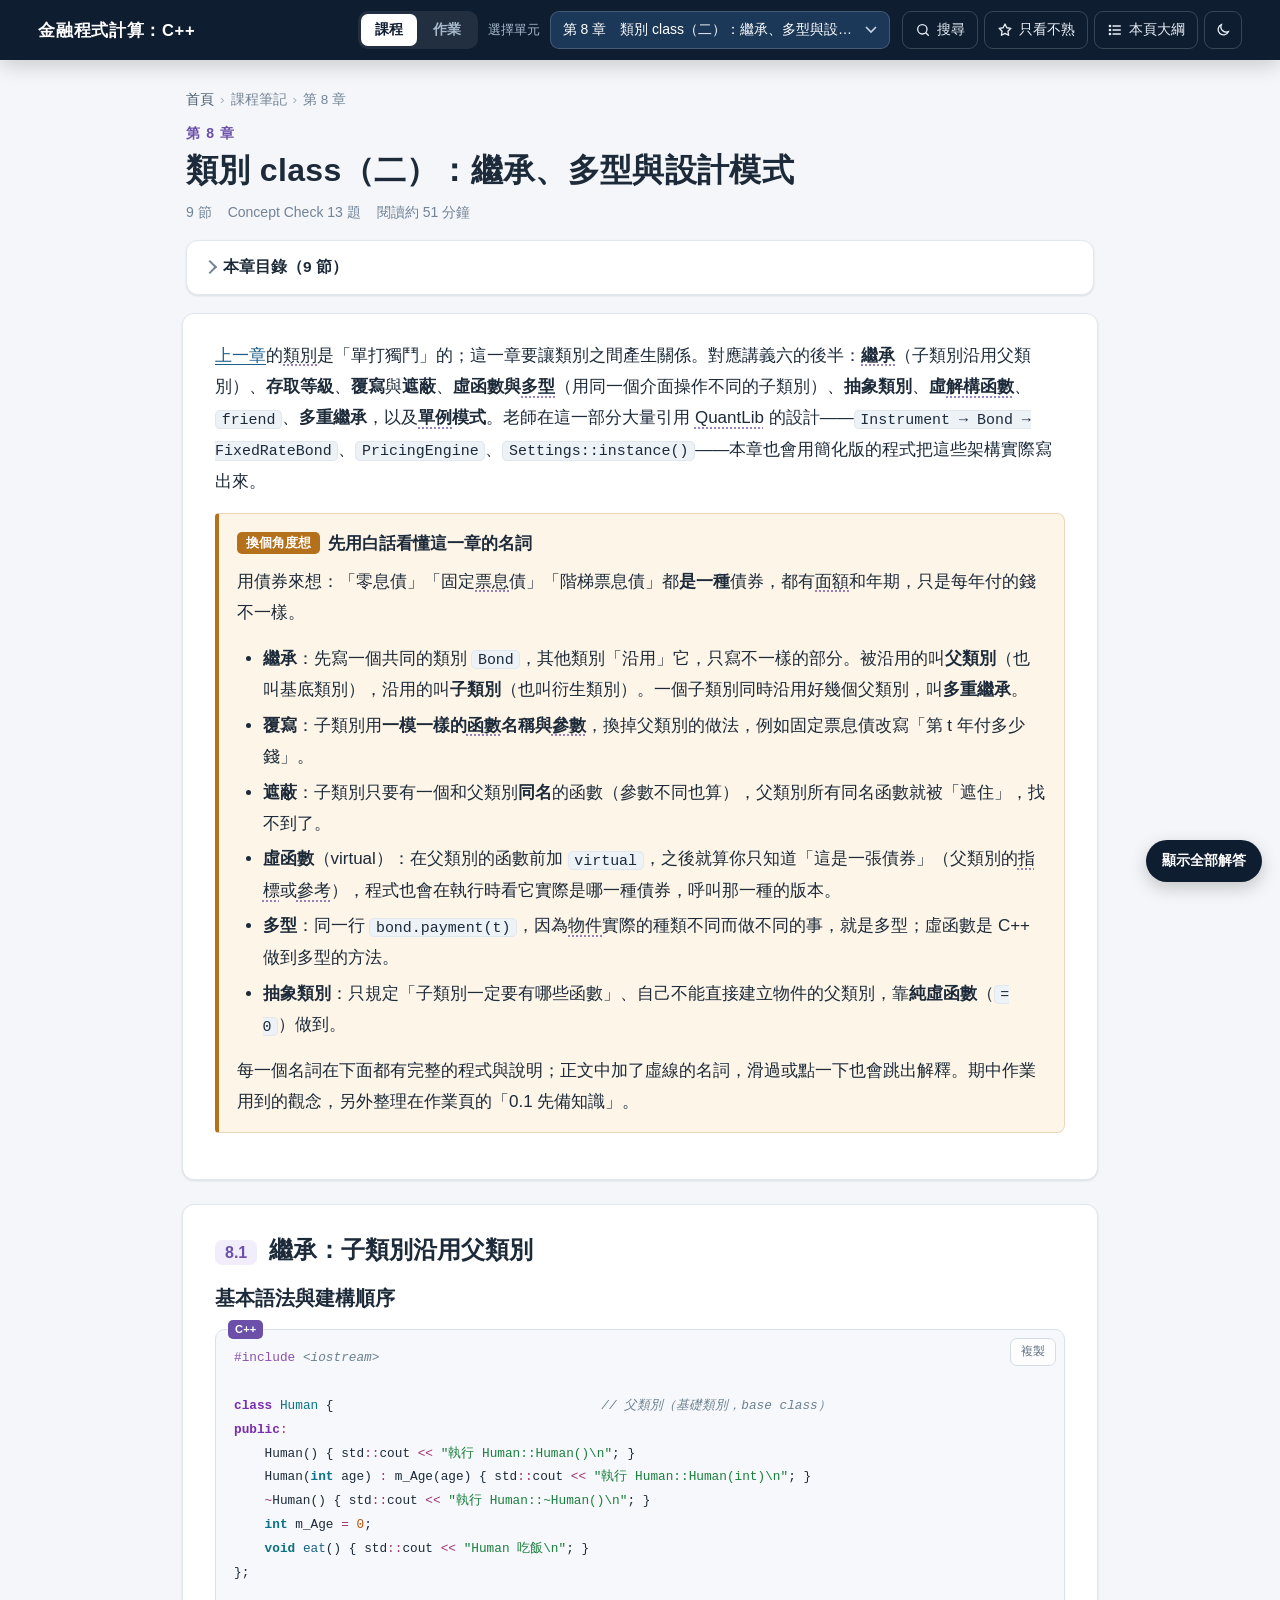
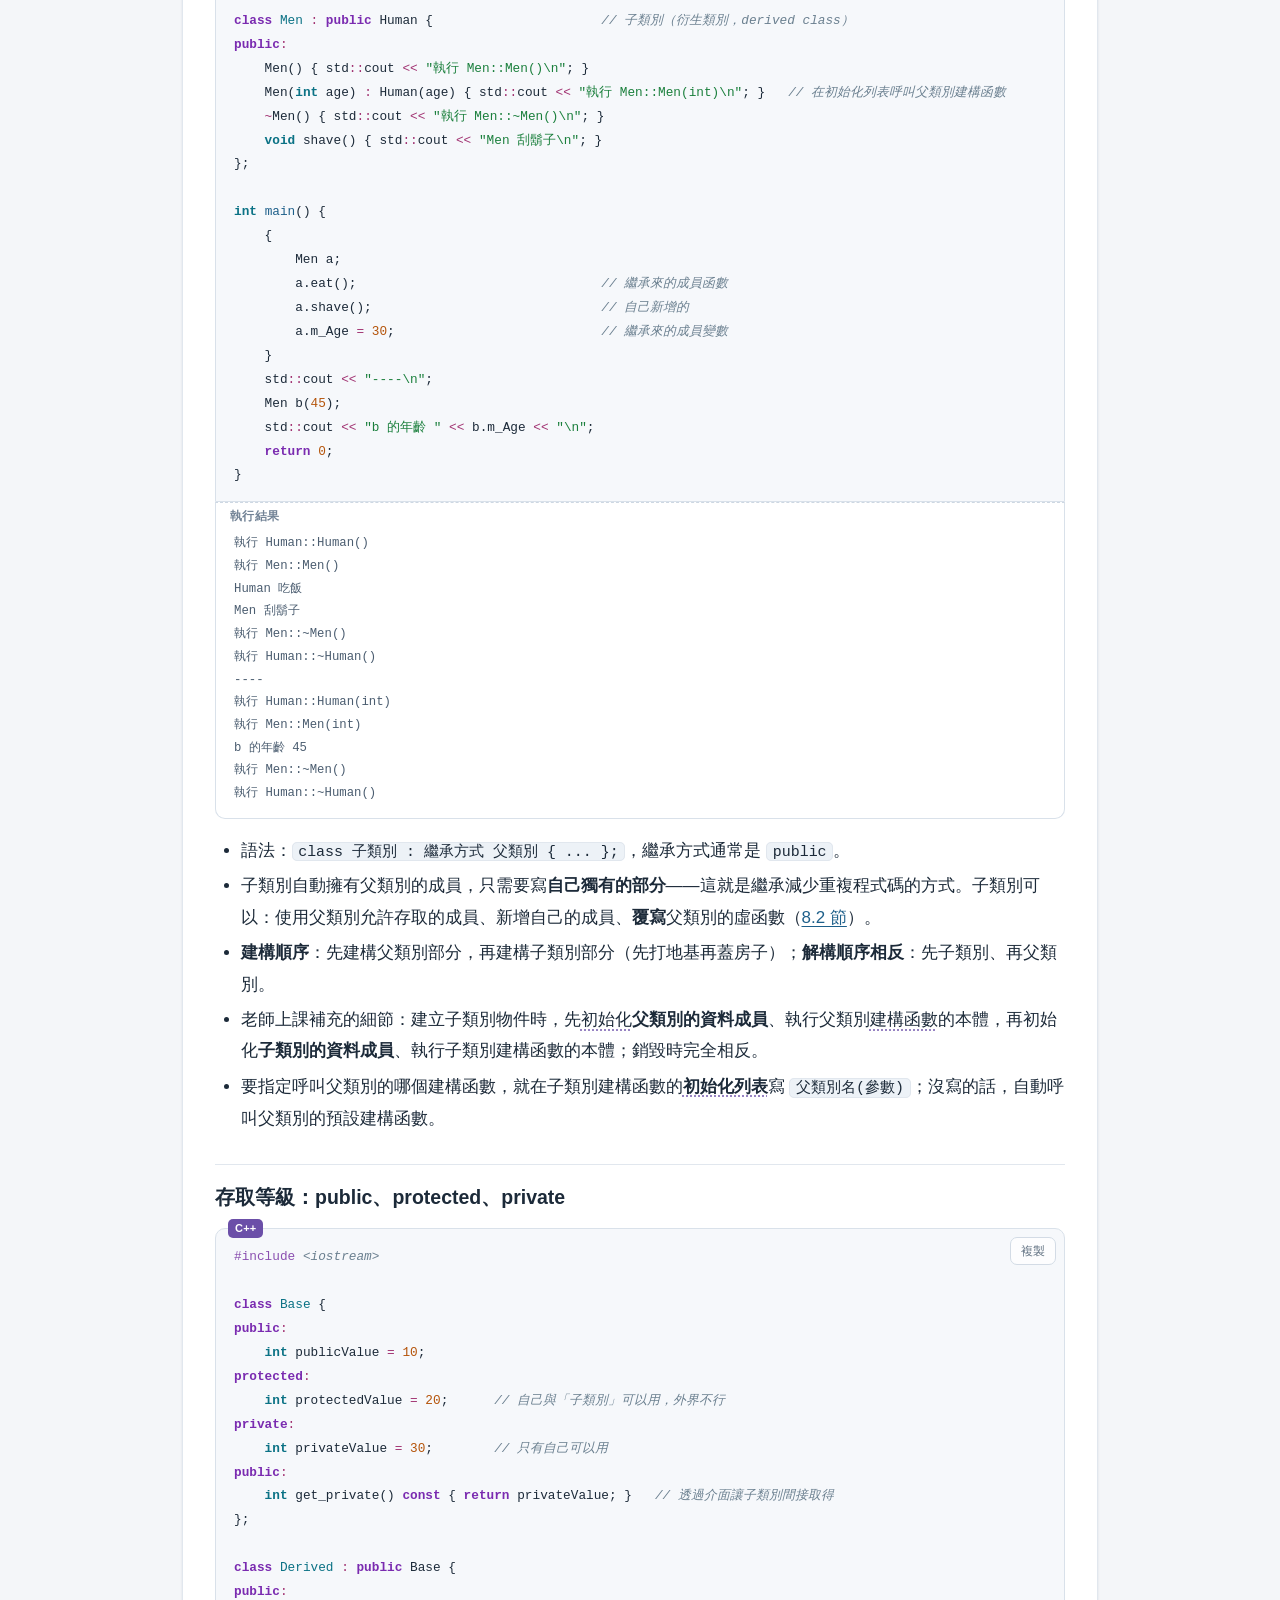
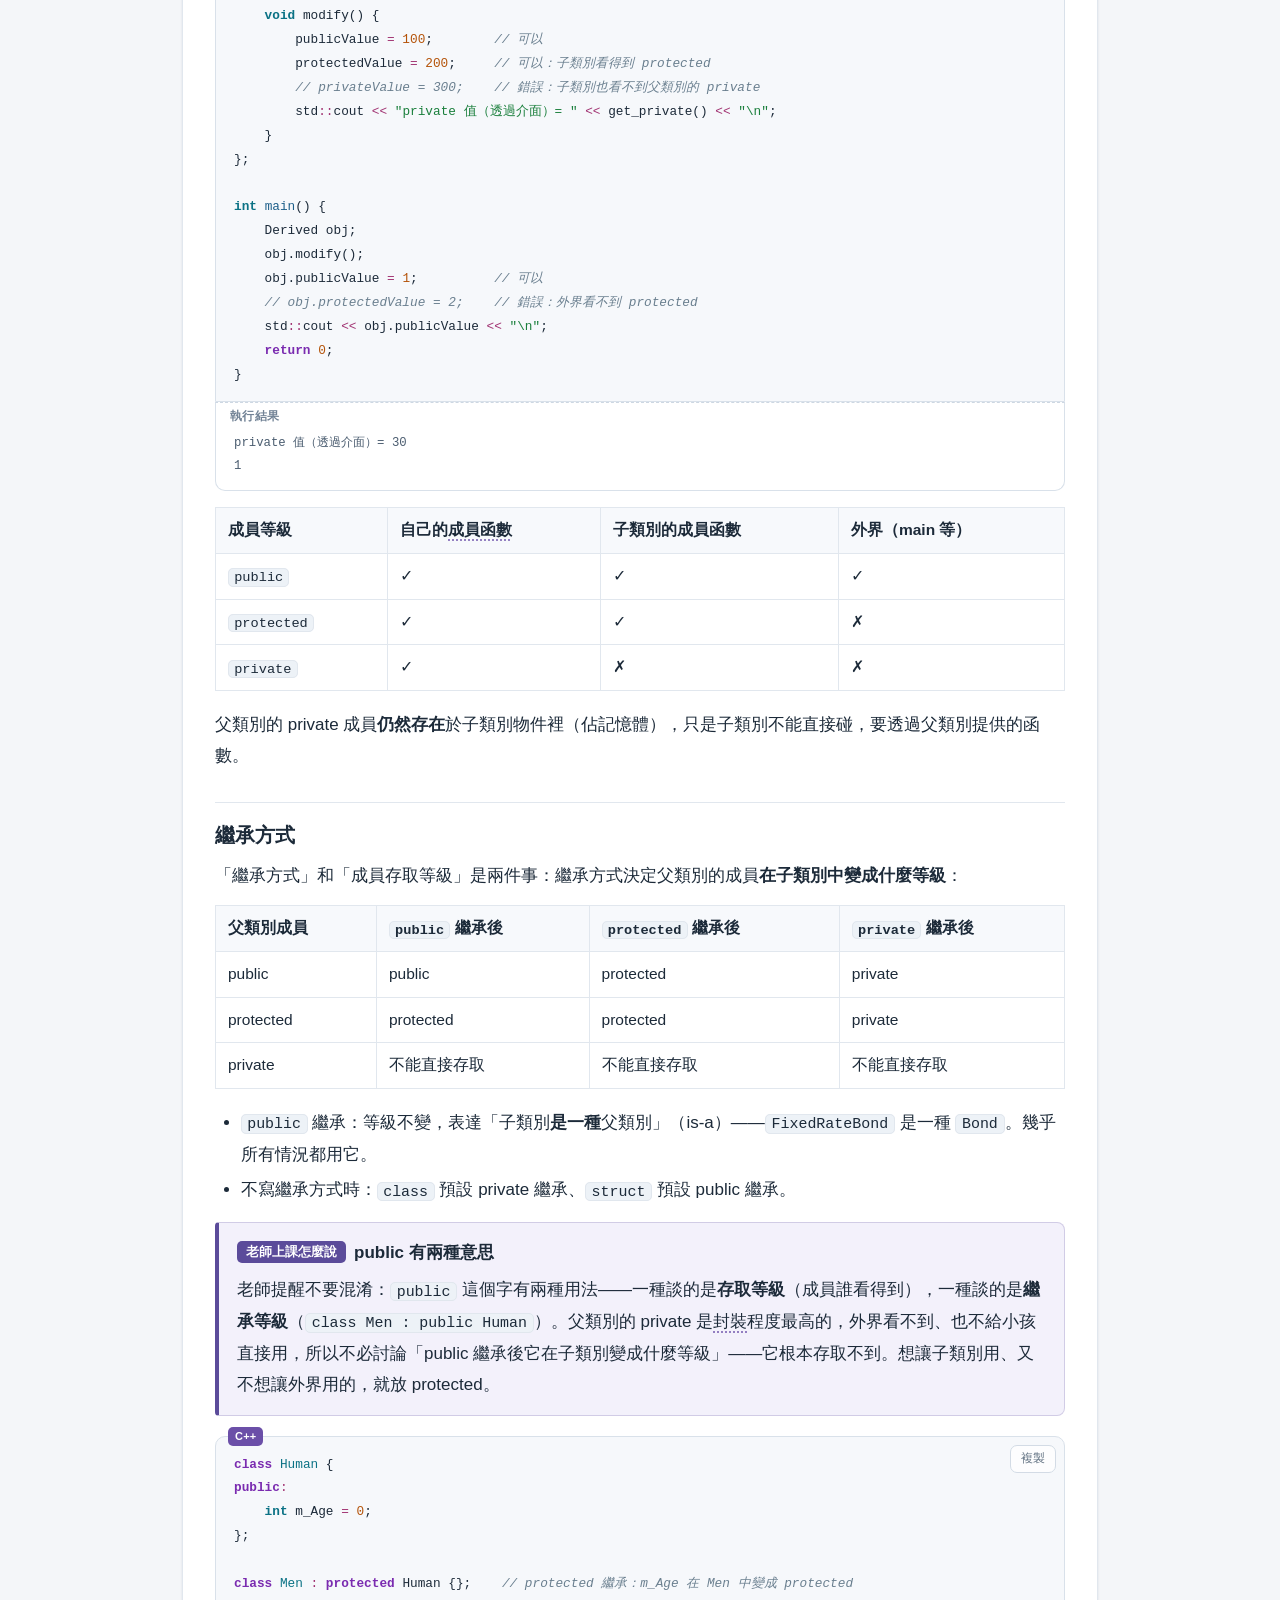
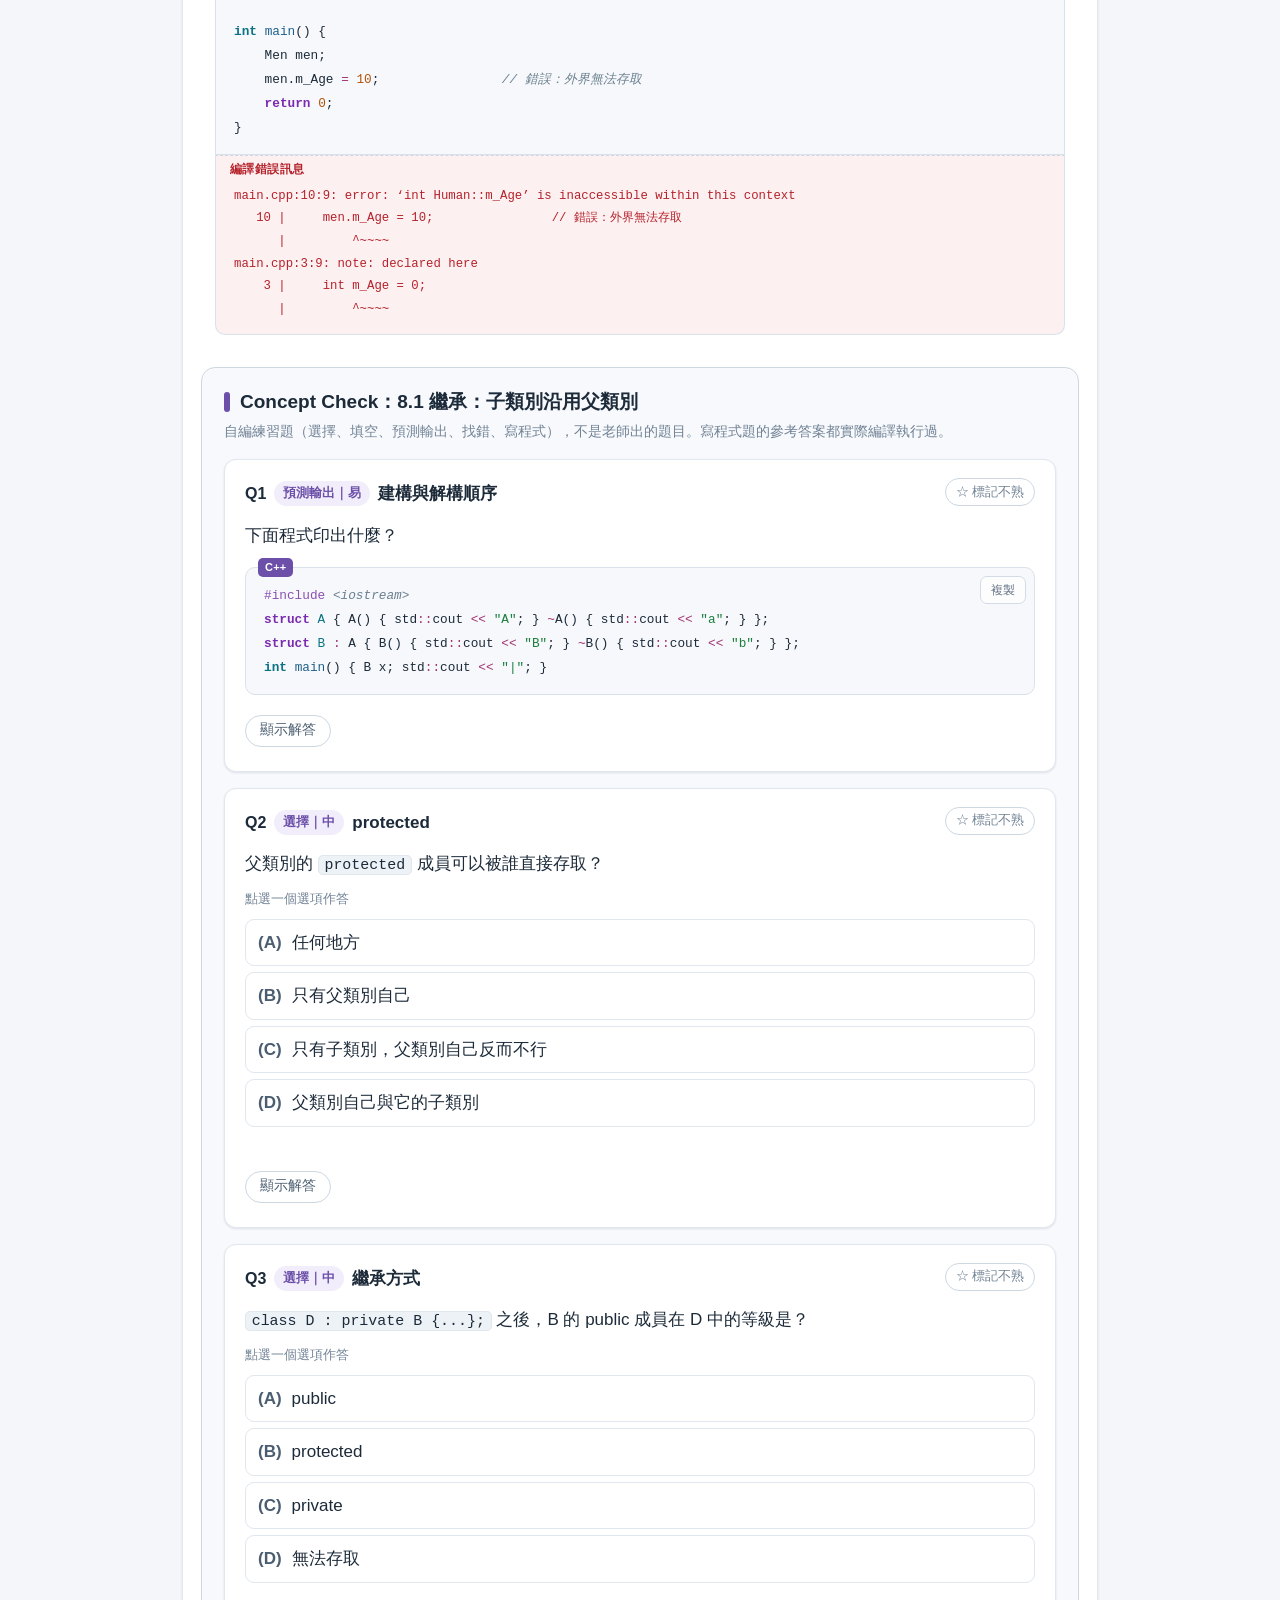
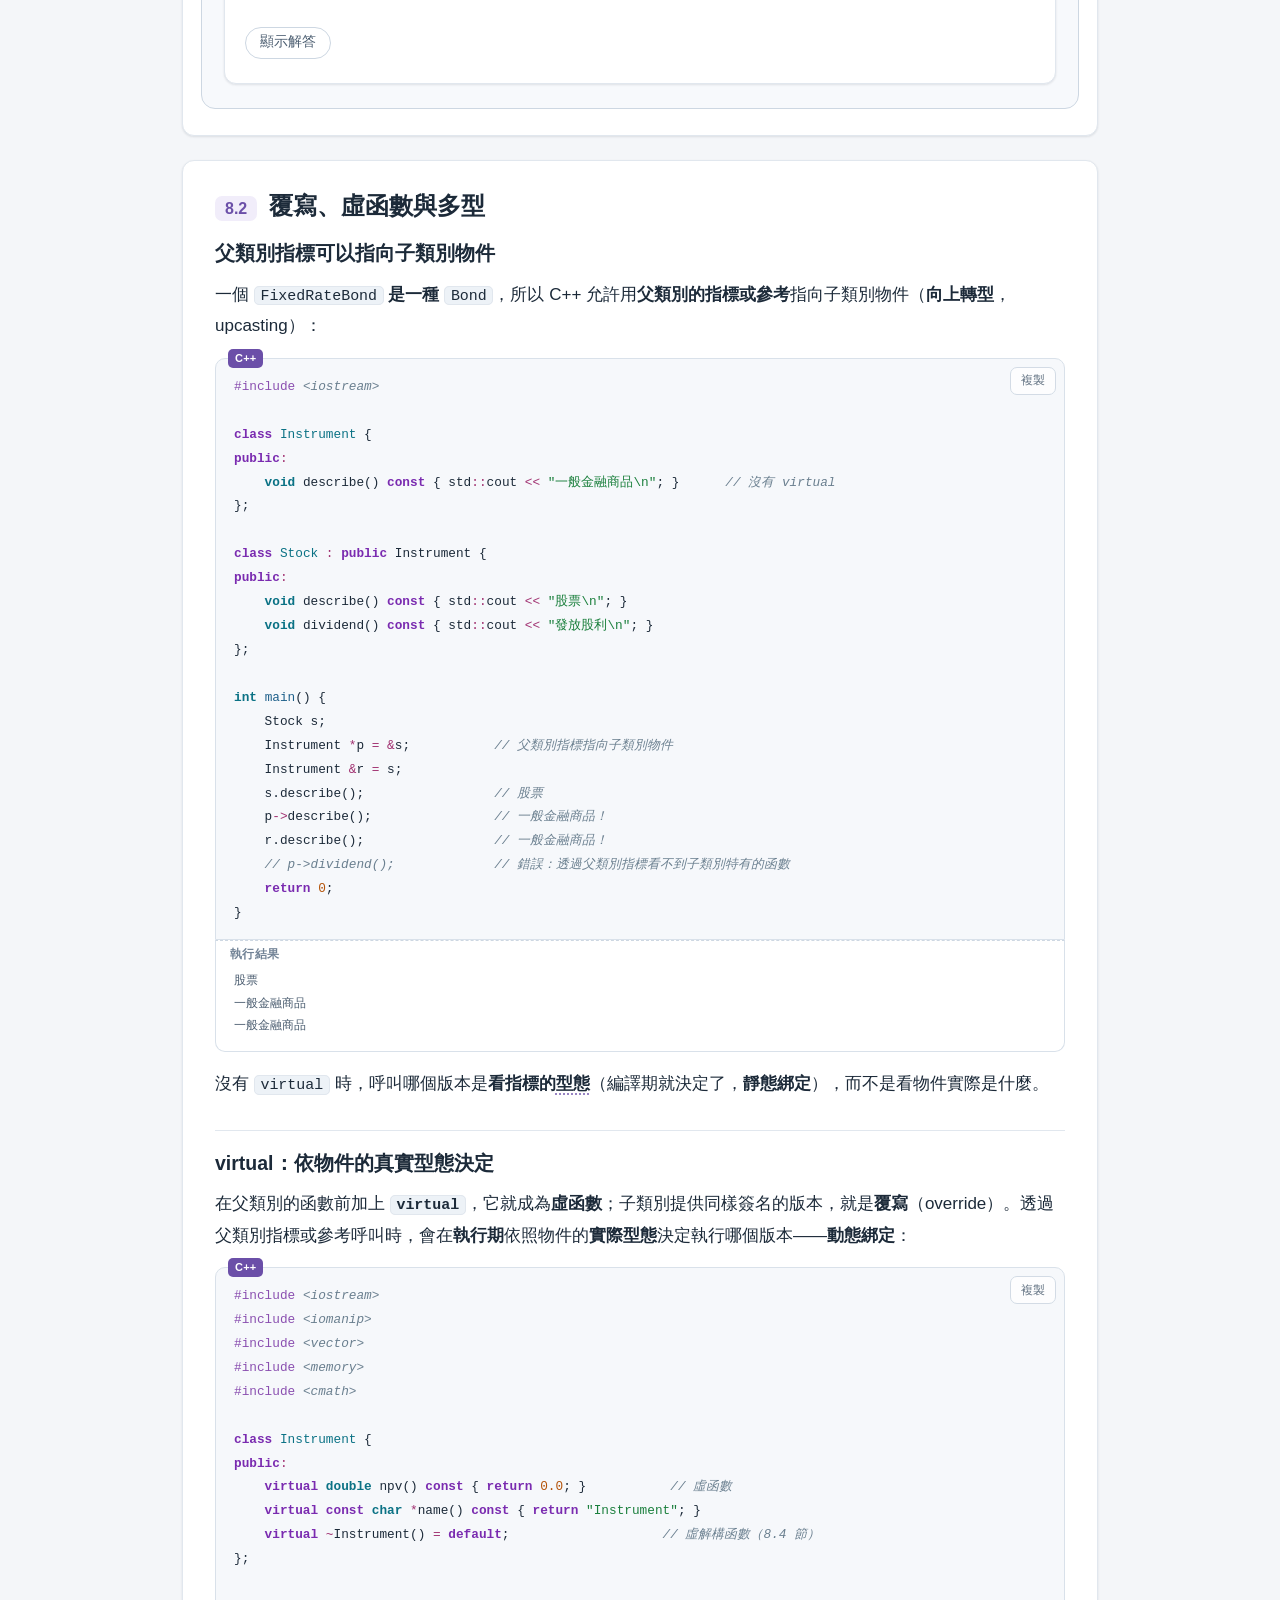
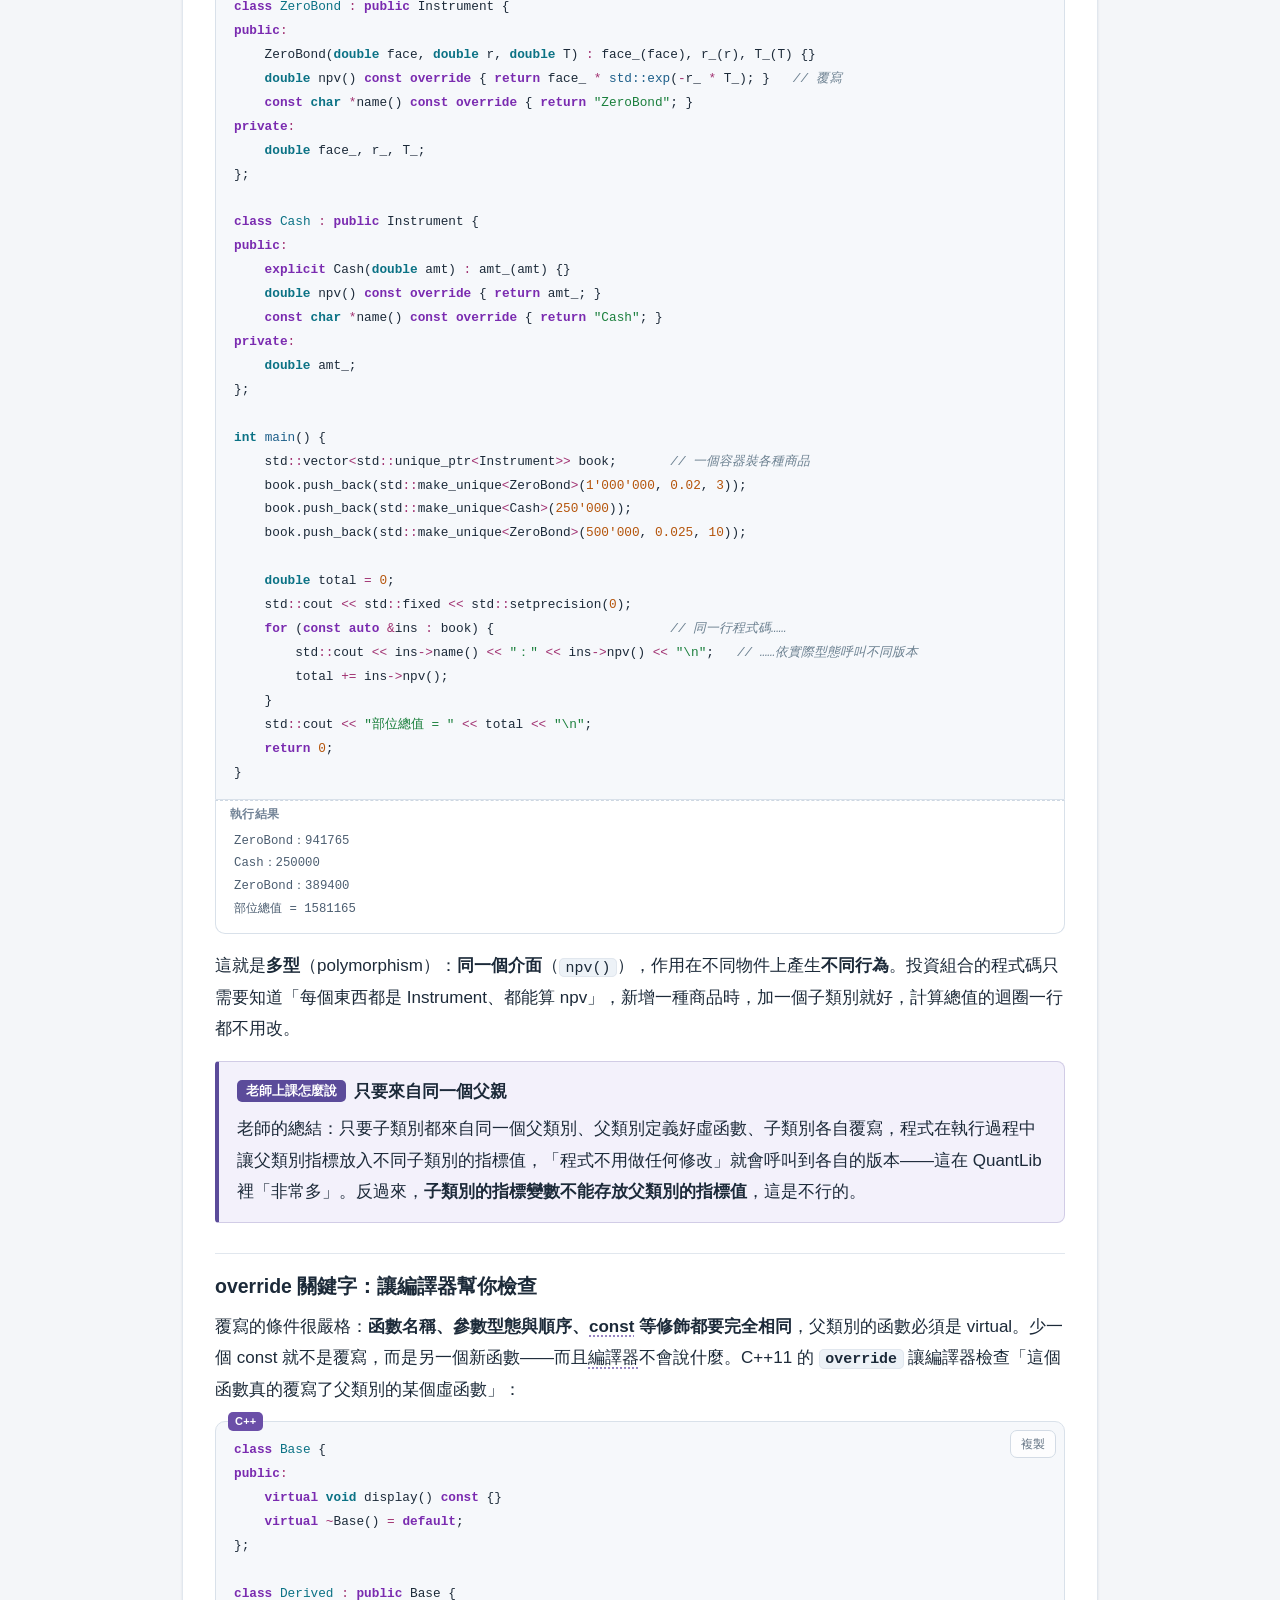
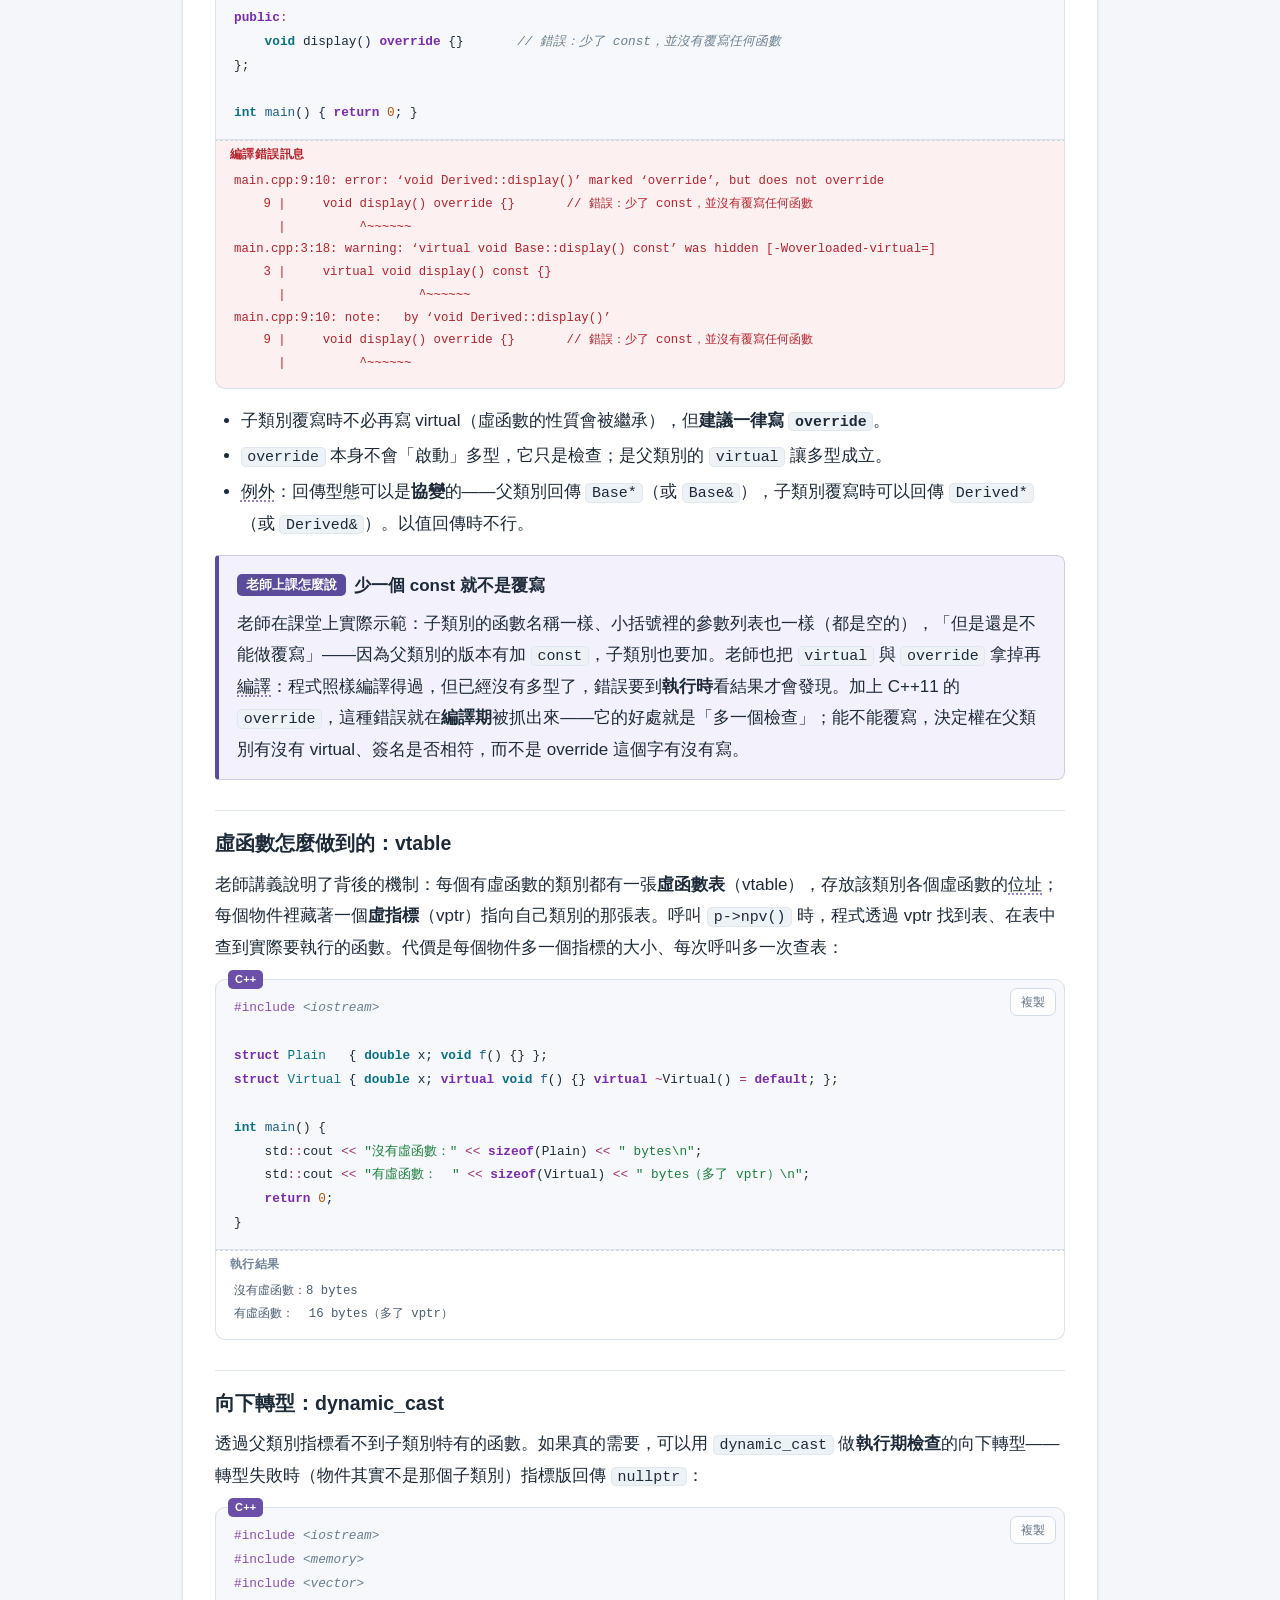
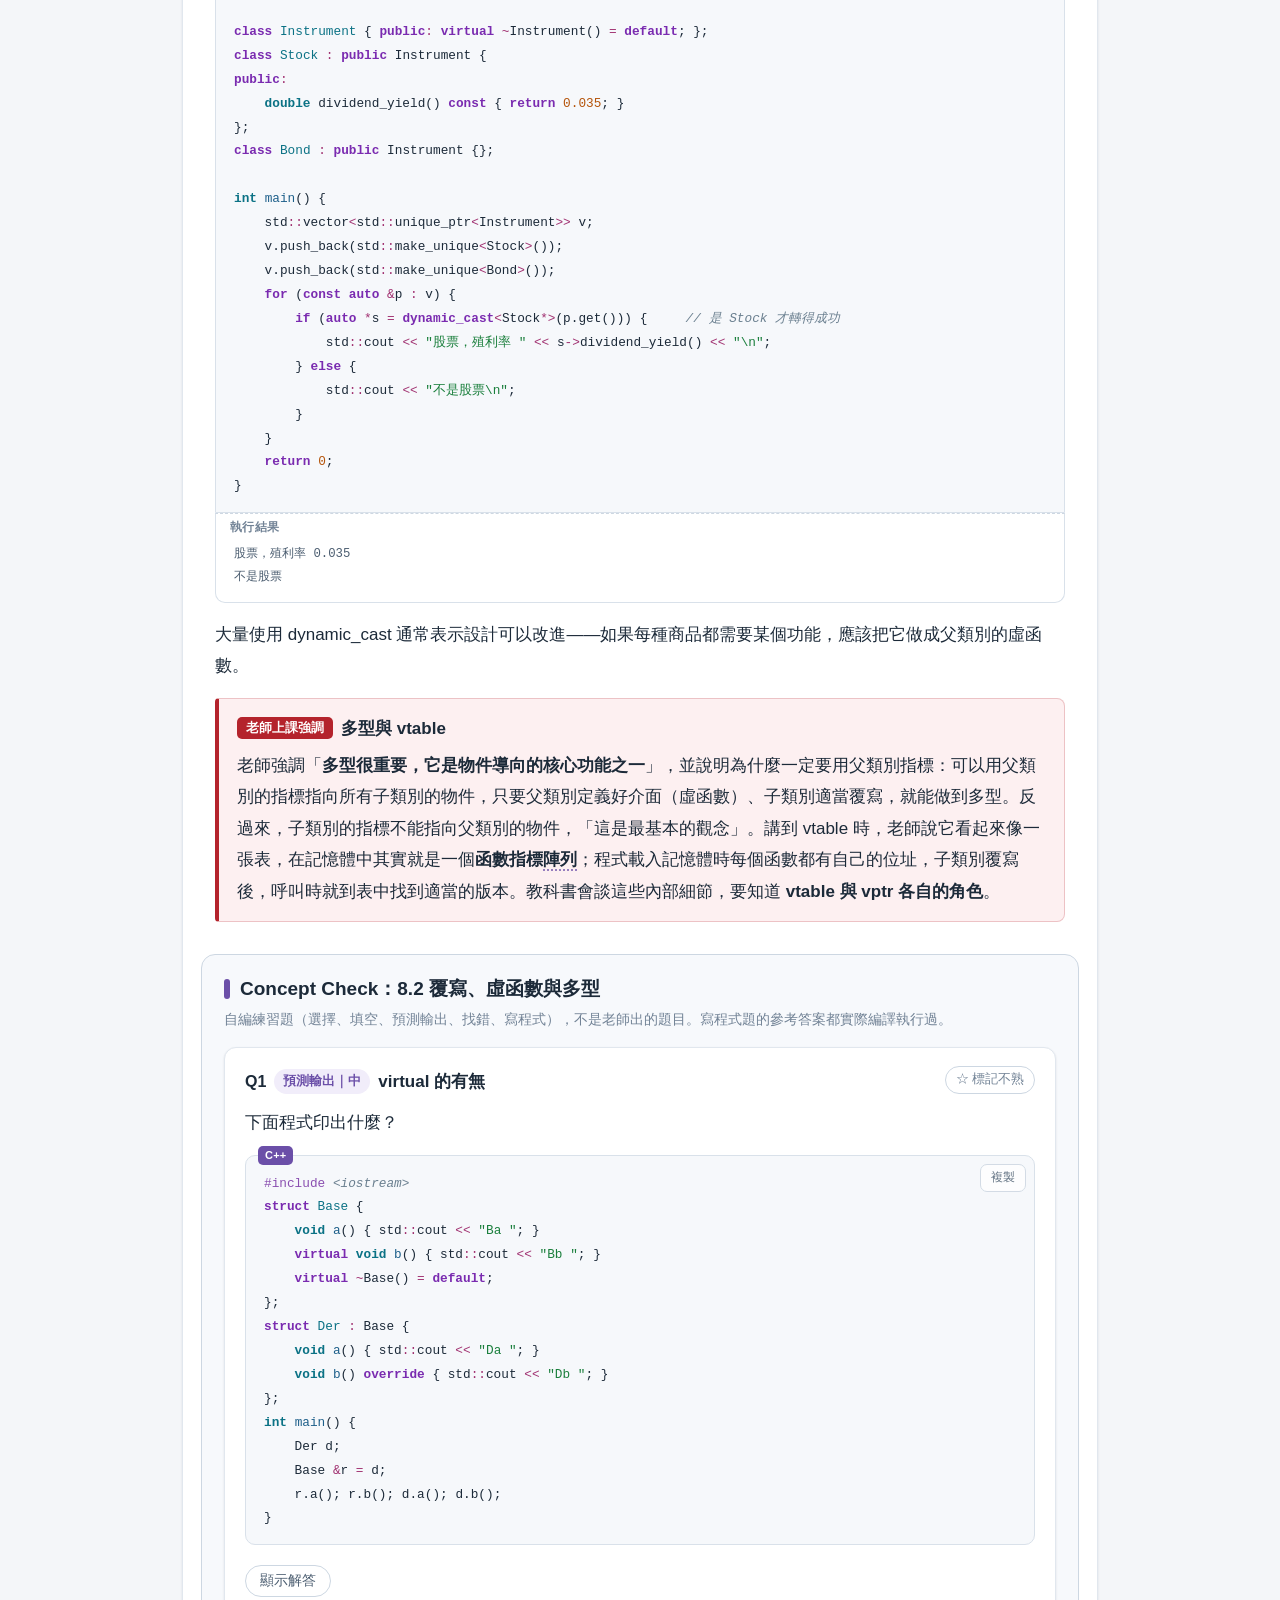
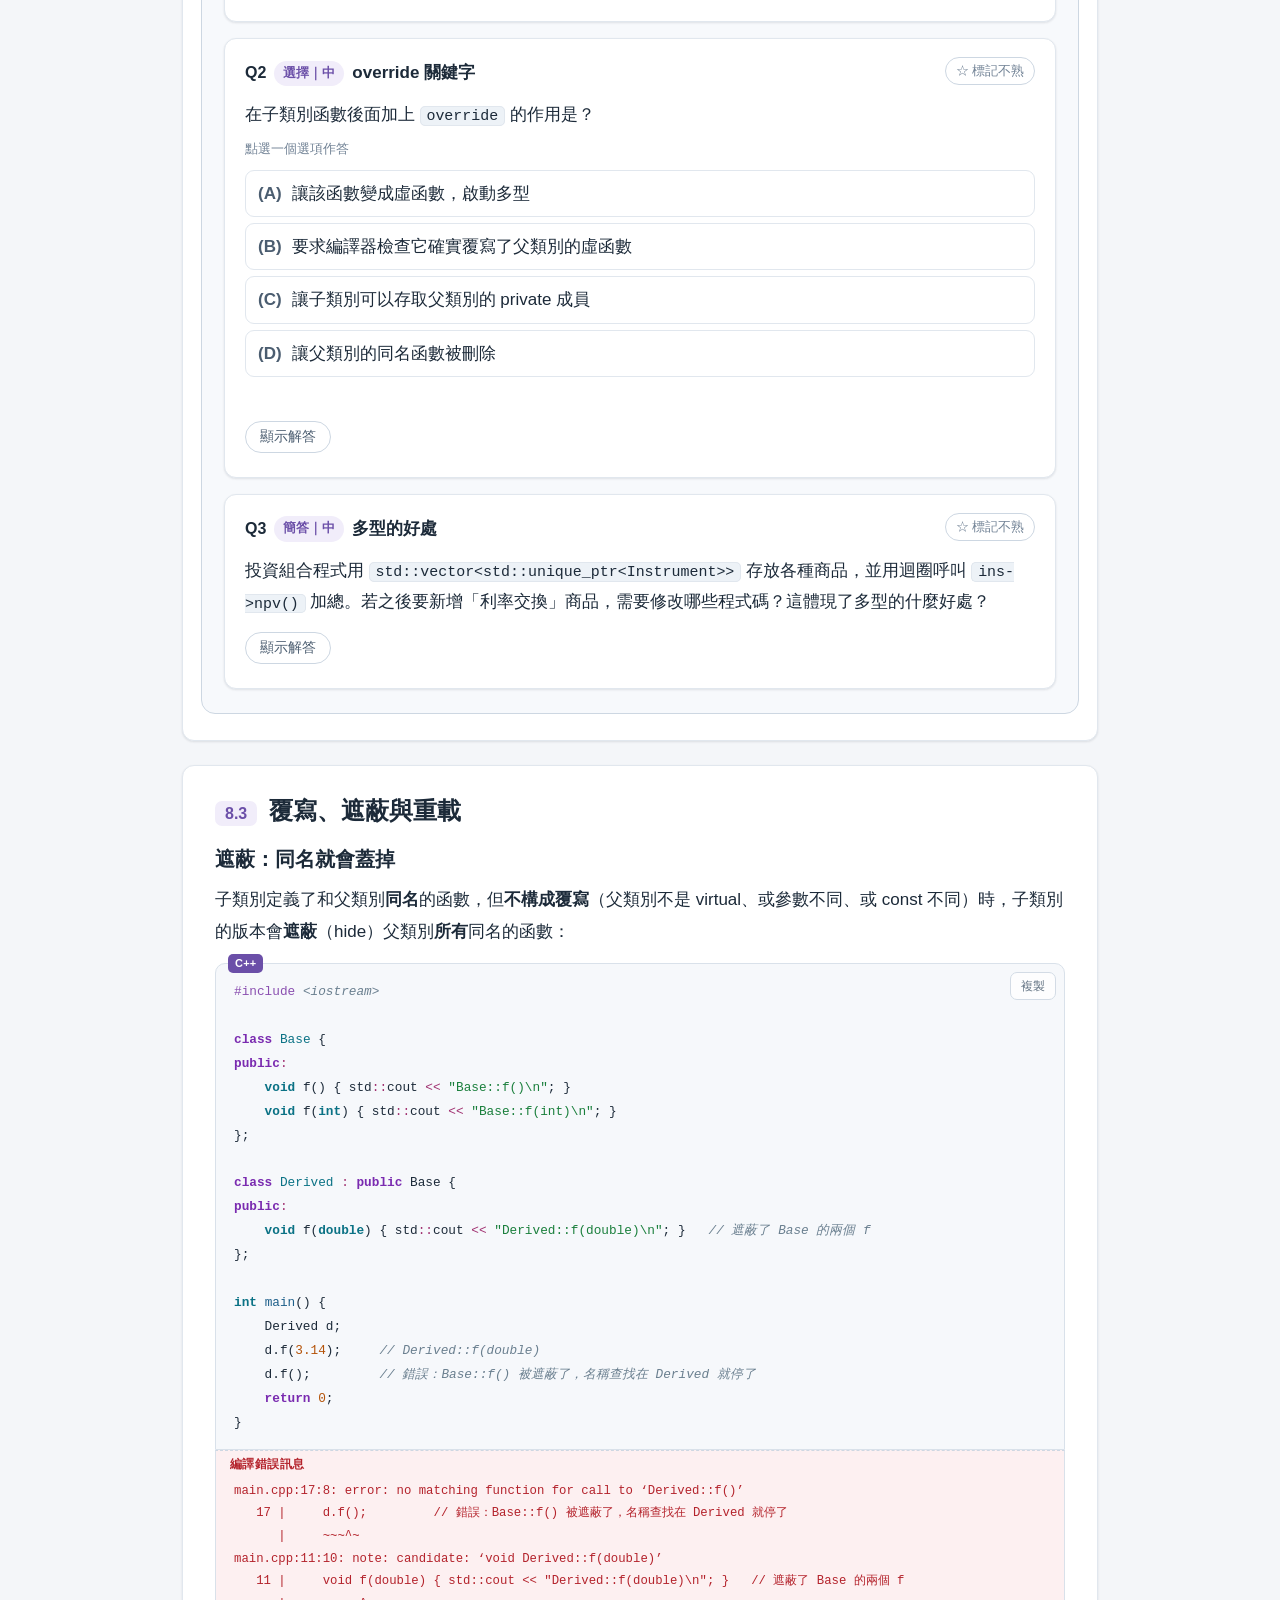
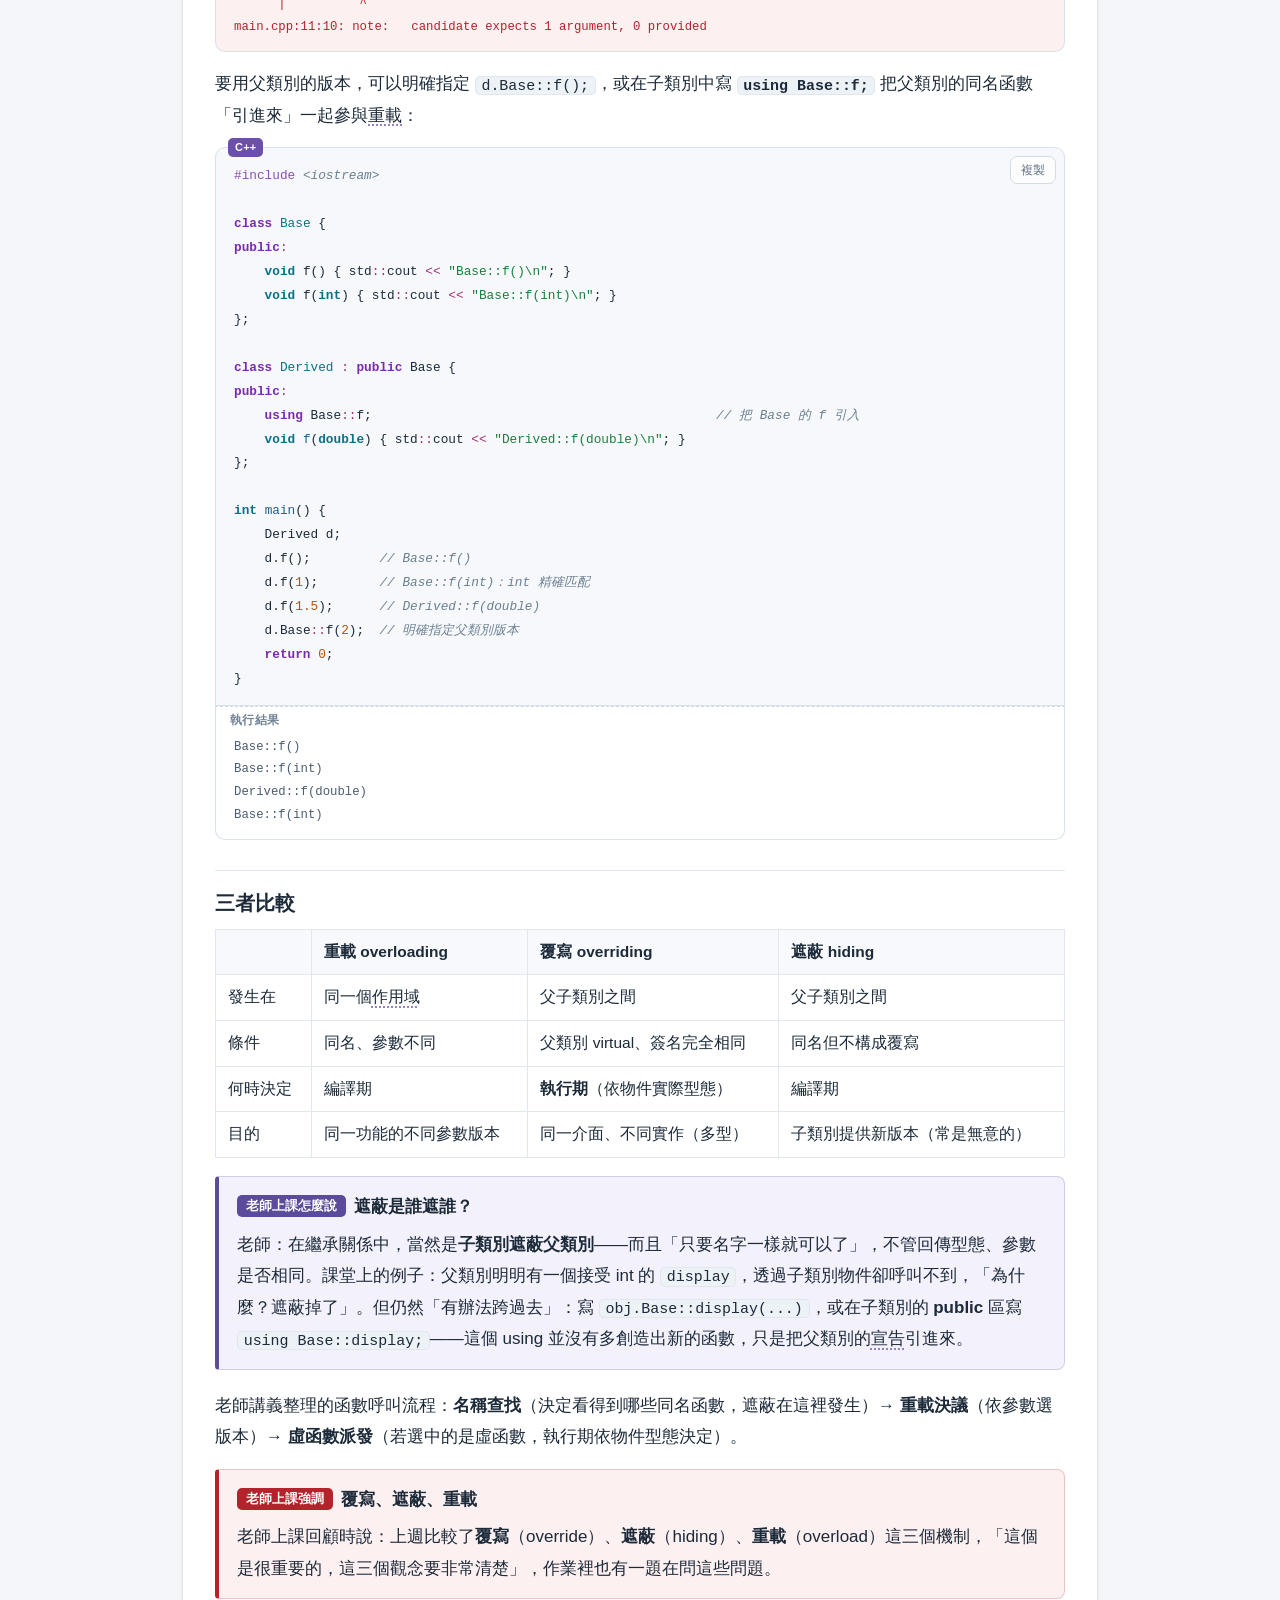
<file: ch08.html>
<!doctype html>
<html lang="zh-Hant"><head><meta charset="utf-8"><meta name="viewport" content="width=device-width,initial-scale=1">
<title>第 8 章 類別 class（二）：繼承、多型與設計模式｜金融程式計算：C++</title>
<meta name="color-scheme" content="light dark">
<script>try{var t=localStorage.getItem('notes:theme')||(window.matchMedia&&matchMedia('(prefers-color-scheme: dark)').matches?'dark':'light');document.documentElement.setAttribute('data-theme',t)}catch(e){}</script>
<link rel="stylesheet" href="assets/katex/katex.min.css">
<link rel="stylesheet" href="assets/style.css?v=ffd5af7f">

</head><body data-page="ch08" data-mode="course" data-course="cf" data-key="cf">
<a class="skip" href="#main">跳到主要內容</a>
<header class="topbar"><a class="brand" href="index.html" aria-label="金融程式計算：C++｜課程筆記首頁"><span>金融程式計算：C++</span><span class="sub">｜課程筆記</span></a>
<div class="pickers"><nav class="mode" aria-label="切換課程或作業"><a href="ch01.html" data-mode="course" class=on>課程</a><a href="hw01.html" data-mode="hw">作業</a></nav><label for="unitSelect">選擇單元</label><select id="unitSelect" aria-label="選擇單元"><option value="index.html">首頁：課程介紹與使用說明</option><option value="exam.html">工具：測驗模式</option><option value="notes.html">工具：我的重點與筆記</option><option value="ch01.html">第 1 章　C++ 簡介與第一支程式</option><option value="ch02.html">第 2 章　資料型態、變數與記憶體</option><option value="ch03.html">第 3 章　陣列、指標與字串</option><option value="ch04.html">第 4 章　表達式、運算子與流程控制</option><option value="ch05.html">第 5 章　函數</option><option value="ch06.html">第 6 章　命名空間、預處理與記憶體管理</option><option value="ch07.html">第 7 章　類別 class（一）：封裝、建構與物件的一生</option><option value="ch08.html" selected>第 8 章　類別 class（二）：繼承、多型與設計模式</option><option value="ch09.html">第 9 章　模板與泛型</option><option value="ch10.html">第 10 章　課程總結：從語法到量化程式庫</option></select></div></header>
<main class="wrap" id="main"><nav class="crumbs" aria-label="目前位置"><a href="index.html">首頁</a><span class="sep">›</span><span>課程筆記</span><span class="sep">›</span><span>第 8 章</span></nav><header class="ch-head"><p class=eyebrow>第 8 章</p><h1>類別 class（二）：繼承、多型與設計模式</h1><p class="ch-meta"><span>9 節</span><span>Concept Check 13 題</span><span>閱讀約 51 分鐘</span></p><details class="ch-toc"><summary>本章目錄（9 節）</summary><ol><li><a href="#s8-1"><span>8.1</span>繼承：子類別沿用父類別</a></li><li><a href="#s8-2"><span>8.2</span>覆寫、虛函數與多型</a></li><li><a href="#s8-3"><span>8.3</span>覆寫、遮蔽與重載</a></li><li><a href="#s8-4"><span>8.4</span>抽象類別與虛解構函數</a></li><li><a href="#s8-5"><span>8.5</span>QuantLib 風格：策略模式與定價引擎</a></li><li><a href="#s8-6"><span>8.6</span>friend：開放給特定的朋友</a></li><li><a href="#s8-7"><span>8.7</span>多重繼承與虛擬繼承</a></li><li><a href="#s8-8"><span>8.8</span>設計模式：單例（Singleton）</a></li><li><a href="#s8-9"><span>8.9</span>本章小結</a></li></ol></details></header>
<div class="ch-intro"><p><a class="xref" href="ch07.html">上一章</a>的<span class="gl" tabindex="0" role="button" data-g="類別">類別</span>是「單打獨鬥」的；這一章要讓類別之間產生關係。對應講義六的後半：<strong><span class="gl" tabindex="0" role="button" data-g="繼承">繼承</span></strong>（子類別沿用父類別）、<strong>存取等級</strong>、<strong>覆寫</strong>與<strong>遮蔽</strong>、<strong>虛函數與<span class="gl" tabindex="0" role="button" data-g="多型">多型</span></strong>（用同一個介面操作不同的子類別）、<strong>抽象類別</strong>、<strong>虛<span class="gl" tabindex="0" role="button" data-g="解構函數">解構函數</span></strong>、<code>friend</code>、<strong>多重繼承</strong>，以及<strong><span class="gl" tabindex="0" role="button" data-g="單例">單例</span>模式</strong>。老師在這一部分大量引用 <span class="gl" tabindex="0" role="button" data-g="QuantLib">QuantLib</span> 的設計——<code>Instrument → Bond → FixedRateBond</code>、<code>PricingEngine</code>、<code>Settings::instance()</code>——本章也會用簡化版的程式把這些架構實際寫出來。</p>
<div class="box idea"><span class="tag">換個角度想</span><strong class="bt">先用白話看懂這一章的名詞</strong><p>用債券來想：「零息債」「固定<span class="gl" tabindex="0" role="button" data-g="票息">票息</span>債」「階梯票息債」都<strong>是一種</strong>債券，都有<span class="gl" tabindex="0" role="button" data-g="面額">面額</span>和年期，只是每年付的錢不一樣。</p>
<ul>
<li><strong>繼承</strong>：先寫一個共同的類別 <code>Bond</code>，其他類別「沿用」它，只寫不一樣的部分。被沿用的叫<strong>父類別</strong>（也叫基底類別），沿用的叫<strong>子類別</strong>（也叫衍生類別）。一個子類別同時沿用好幾個父類別，叫<strong>多重繼承</strong>。</li>
<li><strong>覆寫</strong>：子類別用<strong>一模一樣的<span class="gl" tabindex="0" role="button" data-g="函數">函數</span>名稱與<span class="gl" tabindex="0" role="button" data-g="參數">參數</span></strong>，換掉父類別的做法，例如固定票息債改寫「第 t 年付多少錢」。</li>
<li><strong>遮蔽</strong>：子類別只要有一個和父類別<strong>同名</strong>的函數（參數不同也算），父類別所有同名函數就被「遮住」，找不到了。</li>
<li><strong>虛函數</strong>（virtual）：在父類別的函數前加 <code>virtual</code>，之後就算你只知道「這是一張債券」（父類別的<span class="gl" tabindex="0" role="button" data-g="指標">指標</span>或<span class="gl" tabindex="0" role="button" data-g="參考">參考</span>），程式也會在執行時看它實際是哪一種債券，呼叫那一種的版本。</li>
<li><strong>多型</strong>：同一行 <code>bond.payment(t)</code>，因為<span class="gl" tabindex="0" role="button" data-g="物件">物件</span>實際的種類不同而做不同的事，就是多型；虛函數是 C++ 做到多型的方法。</li>
<li><strong>抽象類別</strong>：只規定「子類別一定要有哪些函數」、自己不能直接建立物件的父類別，靠<strong>純虛函數</strong>（<code>= 0</code>）做到。</li>
</ul>
<p>每一個名詞在下面都有完整的程式與說明；正文中加了虛線的名詞，滑過或點一下也會跳出解釋。期中作業用到的觀念，另外整理在作業頁的「0.1 先備知識」。</p></div></div><section class="sec" id="s8-1" data-label="8.1 繼承：子類別沿用父類別"><h2><span class="num">8.1</span>繼承：子類別沿用父類別</h2><h3 id="s8-1-1">基本語法與建構順序</h3>
<div class="code"><button class="copy" type="button" aria-label="複製程式碼">複製</button><span class="lang">C++</span><pre><code><span class="cp">#include</span><span class="w"> </span><span class="cpf">&lt;iostream&gt;</span>

<span class="k">class</span><span class="w"> </span><span class="nc">Human</span><span class="w"> </span><span class="p">{</span><span class="w">                                   </span><span class="c1">// 父類別（基礎類別，base class）</span>
<span class="k">public</span><span class="o">:</span>
<span class="w">    </span><span class="n">Human</span><span class="p">()</span><span class="w"> </span><span class="p">{</span><span class="w"> </span><span class="n">std</span><span class="o">::</span><span class="n">cout</span><span class="w"> </span><span class="o">&lt;&lt;</span><span class="w"> </span><span class="s">"執行 Human::Human()</span><span class="se">\n</span><span class="s">"</span><span class="p">;</span><span class="w"> </span><span class="p">}</span>
<span class="w">    </span><span class="n">Human</span><span class="p">(</span><span class="kt">int</span><span class="w"> </span><span class="n">age</span><span class="p">)</span><span class="w"> </span><span class="o">:</span><span class="w"> </span><span class="n">m_Age</span><span class="p">(</span><span class="n">age</span><span class="p">)</span><span class="w"> </span><span class="p">{</span><span class="w"> </span><span class="n">std</span><span class="o">::</span><span class="n">cout</span><span class="w"> </span><span class="o">&lt;&lt;</span><span class="w"> </span><span class="s">"執行 Human::Human(int)</span><span class="se">\n</span><span class="s">"</span><span class="p">;</span><span class="w"> </span><span class="p">}</span>
<span class="w">    </span><span class="o">~</span><span class="n">Human</span><span class="p">()</span><span class="w"> </span><span class="p">{</span><span class="w"> </span><span class="n">std</span><span class="o">::</span><span class="n">cout</span><span class="w"> </span><span class="o">&lt;&lt;</span><span class="w"> </span><span class="s">"執行 Human::~Human()</span><span class="se">\n</span><span class="s">"</span><span class="p">;</span><span class="w"> </span><span class="p">}</span>
<span class="w">    </span><span class="kt">int</span><span class="w"> </span><span class="n">m_Age</span><span class="w"> </span><span class="o">=</span><span class="w"> </span><span class="mi">0</span><span class="p">;</span>
<span class="w">    </span><span class="kt">void</span><span class="w"> </span><span class="nf">eat</span><span class="p">()</span><span class="w"> </span><span class="p">{</span><span class="w"> </span><span class="n">std</span><span class="o">::</span><span class="n">cout</span><span class="w"> </span><span class="o">&lt;&lt;</span><span class="w"> </span><span class="s">"Human 吃飯</span><span class="se">\n</span><span class="s">"</span><span class="p">;</span><span class="w"> </span><span class="p">}</span>
<span class="p">};</span>

<span class="k">class</span><span class="w"> </span><span class="nc">Men</span><span class="w"> </span><span class="o">:</span><span class="w"> </span><span class="k">public</span><span class="w"> </span><span class="n">Human</span><span class="w"> </span><span class="p">{</span><span class="w">                      </span><span class="c1">// 子類別（衍生類別，derived class）</span>
<span class="k">public</span><span class="o">:</span>
<span class="w">    </span><span class="n">Men</span><span class="p">()</span><span class="w"> </span><span class="p">{</span><span class="w"> </span><span class="n">std</span><span class="o">::</span><span class="n">cout</span><span class="w"> </span><span class="o">&lt;&lt;</span><span class="w"> </span><span class="s">"執行 Men::Men()</span><span class="se">\n</span><span class="s">"</span><span class="p">;</span><span class="w"> </span><span class="p">}</span>
<span class="w">    </span><span class="n">Men</span><span class="p">(</span><span class="kt">int</span><span class="w"> </span><span class="n">age</span><span class="p">)</span><span class="w"> </span><span class="o">:</span><span class="w"> </span><span class="n">Human</span><span class="p">(</span><span class="n">age</span><span class="p">)</span><span class="w"> </span><span class="p">{</span><span class="w"> </span><span class="n">std</span><span class="o">::</span><span class="n">cout</span><span class="w"> </span><span class="o">&lt;&lt;</span><span class="w"> </span><span class="s">"執行 Men::Men(int)</span><span class="se">\n</span><span class="s">"</span><span class="p">;</span><span class="w"> </span><span class="p">}</span><span class="w">   </span><span class="c1">// 在初始化列表呼叫父類別建構函數</span>
<span class="w">    </span><span class="o">~</span><span class="n">Men</span><span class="p">()</span><span class="w"> </span><span class="p">{</span><span class="w"> </span><span class="n">std</span><span class="o">::</span><span class="n">cout</span><span class="w"> </span><span class="o">&lt;&lt;</span><span class="w"> </span><span class="s">"執行 Men::~Men()</span><span class="se">\n</span><span class="s">"</span><span class="p">;</span><span class="w"> </span><span class="p">}</span>
<span class="w">    </span><span class="kt">void</span><span class="w"> </span><span class="n">shave</span><span class="p">()</span><span class="w"> </span><span class="p">{</span><span class="w"> </span><span class="n">std</span><span class="o">::</span><span class="n">cout</span><span class="w"> </span><span class="o">&lt;&lt;</span><span class="w"> </span><span class="s">"Men 刮鬍子</span><span class="se">\n</span><span class="s">"</span><span class="p">;</span><span class="w"> </span><span class="p">}</span>
<span class="p">};</span>

<span class="kt">int</span><span class="w"> </span><span class="nf">main</span><span class="p">()</span><span class="w"> </span><span class="p">{</span>
<span class="w">    </span><span class="p">{</span>
<span class="w">        </span><span class="n">Men</span><span class="w"> </span><span class="n">a</span><span class="p">;</span>
<span class="w">        </span><span class="n">a</span><span class="p">.</span><span class="n">eat</span><span class="p">();</span><span class="w">                                </span><span class="c1">// 繼承來的成員函數</span>
<span class="w">        </span><span class="n">a</span><span class="p">.</span><span class="n">shave</span><span class="p">();</span><span class="w">                              </span><span class="c1">// 自己新增的</span>
<span class="w">        </span><span class="n">a</span><span class="p">.</span><span class="n">m_Age</span><span class="w"> </span><span class="o">=</span><span class="w"> </span><span class="mi">30</span><span class="p">;</span><span class="w">                           </span><span class="c1">// 繼承來的成員變數</span>
<span class="w">    </span><span class="p">}</span>
<span class="w">    </span><span class="n">std</span><span class="o">::</span><span class="n">cout</span><span class="w"> </span><span class="o">&lt;&lt;</span><span class="w"> </span><span class="s">"----</span><span class="se">\n</span><span class="s">"</span><span class="p">;</span>
<span class="w">    </span><span class="n">Men</span><span class="w"> </span><span class="n">b</span><span class="p">(</span><span class="mi">45</span><span class="p">);</span>
<span class="w">    </span><span class="n">std</span><span class="o">::</span><span class="n">cout</span><span class="w"> </span><span class="o">&lt;&lt;</span><span class="w"> </span><span class="s">"b 的年齡 "</span><span class="w"> </span><span class="o">&lt;&lt;</span><span class="w"> </span><span class="n">b</span><span class="p">.</span><span class="n">m_Age</span><span class="w"> </span><span class="o">&lt;&lt;</span><span class="w"> </span><span class="s">"</span><span class="se">\n</span><span class="s">"</span><span class="p">;</span>
<span class="w">    </span><span class="k">return</span><span class="w"> </span><span class="mi">0</span><span class="p">;</span>
<span class="p">}</span>
</code></pre></div>
<pre class="out" data-title="執行結果"><code>執行 Human::Human()
執行 Men::Men()
Human 吃飯
Men 刮鬍子
執行 Men::~Men()
執行 Human::~Human()
----
執行 Human::Human(int)
執行 Men::Men(int)
b 的年齡 45
執行 Men::~Men()
執行 Human::~Human()</code></pre>
<ul>
<li>語法：<code>class 子類別 : 繼承方式 父類別 { ... };</code>，繼承方式通常是 <code>public</code>。</li>
<li>子類別自動擁有父類別的成員，只需要寫<strong>自己獨有的部分</strong>——這就是繼承減少重複程式碼的方式。子類別可以：使用父類別允許存取的成員、新增自己的成員、<strong>覆寫</strong>父類別的虛函數（<a class="xref" href="#s8-2">8.2 節</a>）。</li>
<li><strong>建構順序</strong>：先建構父類別部分，再建構子類別部分（先打地基再蓋房子）；<strong>解構順序相反</strong>：先子類別、再父類別。</li>
<li>老師上課補充的細節：建立子類別物件時，先<span class="gl" tabindex="0" role="button" data-g="初始化">初始化</span><strong>父類別的資料成員</strong>、執行父類別<span class="gl" tabindex="0" role="button" data-g="建構函數">建構函數</span>的本體，再初始化<strong>子類別的資料成員</strong>、執行子類別建構函數的本體；銷毀時完全相反。</li>
<li>要指定呼叫父類別的哪個建構函數，就在子類別建構函數的<strong><span class="gl" tabindex="0" role="button" data-g="初始化列表">初始化列表</span></strong>寫 <code>父類別名(參數)</code>；沒寫的話，自動呼叫父類別的預設建構函數。</li>
</ul>
<h3 id="s8-1-2">存取等級：public、protected、private</h3>
<div class="code"><button class="copy" type="button" aria-label="複製程式碼">複製</button><span class="lang">C++</span><pre><code><span class="cp">#include</span><span class="w"> </span><span class="cpf">&lt;iostream&gt;</span>

<span class="k">class</span><span class="w"> </span><span class="nc">Base</span><span class="w"> </span><span class="p">{</span>
<span class="k">public</span><span class="o">:</span>
<span class="w">    </span><span class="kt">int</span><span class="w"> </span><span class="n">publicValue</span><span class="w"> </span><span class="o">=</span><span class="w"> </span><span class="mi">10</span><span class="p">;</span>
<span class="k">protected</span><span class="o">:</span>
<span class="w">    </span><span class="kt">int</span><span class="w"> </span><span class="n">protectedValue</span><span class="w"> </span><span class="o">=</span><span class="w"> </span><span class="mi">20</span><span class="p">;</span><span class="w">      </span><span class="c1">// 自己與「子類別」可以用，外界不行</span>
<span class="k">private</span><span class="o">:</span>
<span class="w">    </span><span class="kt">int</span><span class="w"> </span><span class="n">privateValue</span><span class="w"> </span><span class="o">=</span><span class="w"> </span><span class="mi">30</span><span class="p">;</span><span class="w">        </span><span class="c1">// 只有自己可以用</span>
<span class="k">public</span><span class="o">:</span>
<span class="w">    </span><span class="kt">int</span><span class="w"> </span><span class="n">get_private</span><span class="p">()</span><span class="w"> </span><span class="k">const</span><span class="w"> </span><span class="p">{</span><span class="w"> </span><span class="k">return</span><span class="w"> </span><span class="n">privateValue</span><span class="p">;</span><span class="w"> </span><span class="p">}</span><span class="w">   </span><span class="c1">// 透過介面讓子類別間接取得</span>
<span class="p">};</span>

<span class="k">class</span><span class="w"> </span><span class="nc">Derived</span><span class="w"> </span><span class="o">:</span><span class="w"> </span><span class="k">public</span><span class="w"> </span><span class="n">Base</span><span class="w"> </span><span class="p">{</span>
<span class="k">public</span><span class="o">:</span>
<span class="w">    </span><span class="kt">void</span><span class="w"> </span><span class="n">modify</span><span class="p">()</span><span class="w"> </span><span class="p">{</span>
<span class="w">        </span><span class="n">publicValue</span><span class="w"> </span><span class="o">=</span><span class="w"> </span><span class="mi">100</span><span class="p">;</span><span class="w">        </span><span class="c1">// 可以</span>
<span class="w">        </span><span class="n">protectedValue</span><span class="w"> </span><span class="o">=</span><span class="w"> </span><span class="mi">200</span><span class="p">;</span><span class="w">     </span><span class="c1">// 可以：子類別看得到 protected</span>
<span class="w">        </span><span class="c1">// privateValue = 300;    // 錯誤：子類別也看不到父類別的 private</span>
<span class="w">        </span><span class="n">std</span><span class="o">::</span><span class="n">cout</span><span class="w"> </span><span class="o">&lt;&lt;</span><span class="w"> </span><span class="s">"private 值（透過介面）= "</span><span class="w"> </span><span class="o">&lt;&lt;</span><span class="w"> </span><span class="n">get_private</span><span class="p">()</span><span class="w"> </span><span class="o">&lt;&lt;</span><span class="w"> </span><span class="s">"</span><span class="se">\n</span><span class="s">"</span><span class="p">;</span>
<span class="w">    </span><span class="p">}</span>
<span class="p">};</span>

<span class="kt">int</span><span class="w"> </span><span class="nf">main</span><span class="p">()</span><span class="w"> </span><span class="p">{</span>
<span class="w">    </span><span class="n">Derived</span><span class="w"> </span><span class="n">obj</span><span class="p">;</span>
<span class="w">    </span><span class="n">obj</span><span class="p">.</span><span class="n">modify</span><span class="p">();</span>
<span class="w">    </span><span class="n">obj</span><span class="p">.</span><span class="n">publicValue</span><span class="w"> </span><span class="o">=</span><span class="w"> </span><span class="mi">1</span><span class="p">;</span><span class="w">          </span><span class="c1">// 可以</span>
<span class="w">    </span><span class="c1">// obj.protectedValue = 2;    // 錯誤：外界看不到 protected</span>
<span class="w">    </span><span class="n">std</span><span class="o">::</span><span class="n">cout</span><span class="w"> </span><span class="o">&lt;&lt;</span><span class="w"> </span><span class="n">obj</span><span class="p">.</span><span class="n">publicValue</span><span class="w"> </span><span class="o">&lt;&lt;</span><span class="w"> </span><span class="s">"</span><span class="se">\n</span><span class="s">"</span><span class="p">;</span>
<span class="w">    </span><span class="k">return</span><span class="w"> </span><span class="mi">0</span><span class="p">;</span>
<span class="p">}</span>
</code></pre></div>
<pre class="out" data-title="執行結果"><code>private 值（透過介面）= 30
1</code></pre>
<table>
<thead>
<tr>
<th>成員等級</th>
<th>自己的<span class="gl" tabindex="0" role="button" data-g="成員函數">成員函數</span></th>
<th>子類別的成員函數</th>
<th>外界（main 等）</th>
</tr>
</thead>
<tbody>
<tr>
<td><code>public</code></td>
<td>✓</td>
<td>✓</td>
<td>✓</td>
</tr>
<tr>
<td><code>protected</code></td>
<td>✓</td>
<td>✓</td>
<td>✗</td>
</tr>
<tr>
<td><code>private</code></td>
<td>✓</td>
<td>✗</td>
<td>✗</td>
</tr>
</tbody>
</table>
<p>父類別的 private 成員<strong>仍然存在</strong>於子類別物件裡（佔記憶體），只是子類別不能直接碰，要透過父類別提供的函數。</p>
<h3 id="s8-1-3">繼承方式</h3>
<p>「繼承方式」和「成員存取等級」是兩件事：繼承方式決定父類別的成員<strong>在子類別中變成什麼等級</strong>：</p>
<table>
<thead>
<tr>
<th>父類別成員</th>
<th><code>public</code> 繼承後</th>
<th><code>protected</code> 繼承後</th>
<th><code>private</code> 繼承後</th>
</tr>
</thead>
<tbody>
<tr>
<td>public</td>
<td>public</td>
<td>protected</td>
<td>private</td>
</tr>
<tr>
<td>protected</td>
<td>protected</td>
<td>protected</td>
<td>private</td>
</tr>
<tr>
<td>private</td>
<td>不能直接存取</td>
<td>不能直接存取</td>
<td>不能直接存取</td>
</tr>
</tbody>
</table>
<ul>
<li><code>public</code> 繼承：等級不變，表達「子類別<strong>是一種</strong>父類別」（is-a）——<code>FixedRateBond</code> 是一種 <code>Bond</code>。幾乎所有情況都用它。</li>
<li>不寫繼承方式時：<code>class</code> 預設 private 繼承、<code>struct</code> 預設 public 繼承。</li>
</ul>
<div class="box teacher"><span class="tag">老師上課怎麼說</span><strong class="bt">public 有兩種意思</strong><p>老師提醒不要混淆：<code>public</code> 這個字有兩種用法——一種談的是<strong>存取等級</strong>（成員誰看得到），一種談的是<strong>繼承等級</strong>（<code>class Men : public Human</code>）。父類別的 private 是<span class="gl" tabindex="0" role="button" data-g="封裝">封裝</span>程度最高的，外界看不到、也不給小孩直接用，所以不必討論「public 繼承後它在子類別變成什麼等級」——它根本存取不到。想讓子類別用、又不想讓外界用的，就放 protected。</p></div>
<div class="code"><button class="copy" type="button" aria-label="複製程式碼">複製</button><span class="lang">C++</span><pre><code><span class="k">class</span><span class="w"> </span><span class="nc">Human</span><span class="w"> </span><span class="p">{</span>
<span class="k">public</span><span class="o">:</span>
<span class="w">    </span><span class="kt">int</span><span class="w"> </span><span class="n">m_Age</span><span class="w"> </span><span class="o">=</span><span class="w"> </span><span class="mi">0</span><span class="p">;</span>
<span class="p">};</span>

<span class="k">class</span><span class="w"> </span><span class="nc">Men</span><span class="w"> </span><span class="o">:</span><span class="w"> </span><span class="k">protected</span><span class="w"> </span><span class="n">Human</span><span class="w"> </span><span class="p">{};</span><span class="w">    </span><span class="c1">// protected 繼承：m_Age 在 Men 中變成 protected</span>

<span class="kt">int</span><span class="w"> </span><span class="nf">main</span><span class="p">()</span><span class="w"> </span><span class="p">{</span>
<span class="w">    </span><span class="n">Men</span><span class="w"> </span><span class="n">men</span><span class="p">;</span>
<span class="w">    </span><span class="n">men</span><span class="p">.</span><span class="n">m_Age</span><span class="w"> </span><span class="o">=</span><span class="w"> </span><span class="mi">10</span><span class="p">;</span><span class="w">                </span><span class="c1">// 錯誤：外界無法存取</span>
<span class="w">    </span><span class="k">return</span><span class="w"> </span><span class="mi">0</span><span class="p">;</span>
<span class="p">}</span>
</code></pre></div>
<pre class="out err" data-title="編譯錯誤訊息"><code>main.cpp:10:9: error: ‘int Human::m_Age’ is inaccessible within this context
   10 |     men.m_Age = 10;                // 錯誤：外界無法存取
      |         ^~~~~
main.cpp:3:9: note: declared here
    3 |     int m_Age = 0;
      |         ^~~~~</code></pre><section class="cc" id="cc-s8-1"><h3 class="cc-h">Concept Check：8.1 繼承：子類別沿用父類別</h3><p class="cc-note">自編練習題（選擇、填空、預測輸出、找錯、寫程式），不是老師出的題目。寫程式題的參考答案都實際編譯執行過。</p><article class="q" id="q-s8-1-1" data-label="8.1 繼承：子類別沿用父類別 Q1"><div class="q-meta"><h4><a href="#q-s8-1-1">Q1</a></h4><span class="q-kind">預測輸出｜易</span><span class="q-title">建構與解構順序</span></div><div class="q-text"><p>下面程式印出什麼？</p>
<div class="code"><button class="copy" type="button" aria-label="複製程式碼">複製</button><span class="lang">C++</span><pre><code><span class="cp">#include</span><span class="w"> </span><span class="cpf">&lt;iostream&gt;</span>
<span class="k">struct</span><span class="w"> </span><span class="nc">A</span><span class="w"> </span><span class="p">{</span><span class="w"> </span><span class="n">A</span><span class="p">()</span><span class="w"> </span><span class="p">{</span><span class="w"> </span><span class="n">std</span><span class="o">::</span><span class="n">cout</span><span class="w"> </span><span class="o">&lt;&lt;</span><span class="w"> </span><span class="s">"A"</span><span class="p">;</span><span class="w"> </span><span class="p">}</span><span class="w"> </span><span class="o">~</span><span class="n">A</span><span class="p">()</span><span class="w"> </span><span class="p">{</span><span class="w"> </span><span class="n">std</span><span class="o">::</span><span class="n">cout</span><span class="w"> </span><span class="o">&lt;&lt;</span><span class="w"> </span><span class="s">"a"</span><span class="p">;</span><span class="w"> </span><span class="p">}</span><span class="w"> </span><span class="p">};</span>
<span class="k">struct</span><span class="w"> </span><span class="nc">B</span><span class="w"> </span><span class="o">:</span><span class="w"> </span><span class="n">A</span><span class="w"> </span><span class="p">{</span><span class="w"> </span><span class="n">B</span><span class="p">()</span><span class="w"> </span><span class="p">{</span><span class="w"> </span><span class="n">std</span><span class="o">::</span><span class="n">cout</span><span class="w"> </span><span class="o">&lt;&lt;</span><span class="w"> </span><span class="s">"B"</span><span class="p">;</span><span class="w"> </span><span class="p">}</span><span class="w"> </span><span class="o">~</span><span class="n">B</span><span class="p">()</span><span class="w"> </span><span class="p">{</span><span class="w"> </span><span class="n">std</span><span class="o">::</span><span class="n">cout</span><span class="w"> </span><span class="o">&lt;&lt;</span><span class="w"> </span><span class="s">"b"</span><span class="p">;</span><span class="w"> </span><span class="p">}</span><span class="w"> </span><span class="p">};</span>
<span class="kt">int</span><span class="w"> </span><span class="nf">main</span><span class="p">()</span><span class="w"> </span><span class="p">{</span><span class="w"> </span><span class="n">B</span><span class="w"> </span><span class="n">x</span><span class="p">;</span><span class="w"> </span><span class="n">std</span><span class="o">::</span><span class="n">cout</span><span class="w"> </span><span class="o">&lt;&lt;</span><span class="w"> </span><span class="s">"|"</span><span class="p">;</span><span class="w"> </span><span class="p">}</span>
</code></pre></div></div><button class="toggle" type="button" aria-expanded="false">顯示解答</button><div class="sol" hidden><div class="ans"><strong>答案</strong><pre class="out" data-title="執行結果"><code>AB|ba</code></pre></div><div class="why"><p class="sh">解析</p><p>先建構父類別 A、再建構子類別 B；main 結束時先解構 B、再解構 A。</p></div></div></article><article class="q" id="q-s8-1-2" data-key="D" data-label="8.1 繼承：子類別沿用父類別 Q2"><div class="q-meta"><h4><a href="#q-s8-1-2">Q2</a></h4><span class="q-kind">選擇｜中</span><span class="q-title">protected</span></div><div class="q-text"><p>父類別的 <code>protected</code> 成員可以被誰直接存取？</p></div><ol class="opts"><li data-k="A"><b>(A)</b><span>任何地方</span></li><li data-k="B"><b>(B)</b><span>只有父類別自己</span></li><li data-k="C"><b>(C)</b><span>只有子類別，父類別自己反而不行</span></li><li data-k="D"><b>(D)</b><span>父類別自己與它的子類別</span></li></ol><button class="toggle" type="button" aria-expanded="false">顯示解答</button><div class="sol" hidden><div class="ans"><strong>答案 (D)</strong><p>父類別自己與它的子類別</p></div><div class="why"><p class="sh">解析</p><p>protected 介於 public 與 private 之間：對外界隱藏，但開放給子類別使用。</p></div></div></article><article class="q" id="q-s8-1-3" data-key="C" data-label="8.1 繼承：子類別沿用父類別 Q3"><div class="q-meta"><h4><a href="#q-s8-1-3">Q3</a></h4><span class="q-kind">選擇｜中</span><span class="q-title">繼承方式</span></div><div class="q-text"><p><code>class D : private B {...};</code> 之後，B 的 public 成員在 D 中的等級是？</p></div><ol class="opts"><li data-k="A"><b>(A)</b><span>public</span></li><li data-k="B"><b>(B)</b><span>protected</span></li><li data-k="C"><b>(C)</b><span>private</span></li><li data-k="D"><b>(D)</b><span>無法存取</span></li></ol><button class="toggle" type="button" aria-expanded="false">顯示解答</button><div class="sol" hidden><div class="ans"><strong>答案 (C)</strong><p>private</p></div><div class="why"><p class="sh">解析</p><p>private 繼承會把父類別的 public 與 protected 成員都變成子類別的 private 成員；父類別的 private 成員則不論哪種繼承都無法直接存取。</p></div></div></article></section></section><section class="sec" id="s8-2" data-label="8.2 覆寫、虛函數與多型"><h2><span class="num">8.2</span>覆寫、虛函數與多型</h2><h3 id="s8-2-1">父類別指標可以指向子類別物件</h3>
<p>一個 <code>FixedRateBond</code> <strong>是一種</strong> <code>Bond</code>，所以 C++ 允許用<strong>父類別的指標或參考</strong>指向子類別物件（<strong>向上轉型</strong>，upcasting）：</p>
<div class="code"><button class="copy" type="button" aria-label="複製程式碼">複製</button><span class="lang">C++</span><pre><code><span class="cp">#include</span><span class="w"> </span><span class="cpf">&lt;iostream&gt;</span>

<span class="k">class</span><span class="w"> </span><span class="nc">Instrument</span><span class="w"> </span><span class="p">{</span>
<span class="k">public</span><span class="o">:</span>
<span class="w">    </span><span class="kt">void</span><span class="w"> </span><span class="n">describe</span><span class="p">()</span><span class="w"> </span><span class="k">const</span><span class="w"> </span><span class="p">{</span><span class="w"> </span><span class="n">std</span><span class="o">::</span><span class="n">cout</span><span class="w"> </span><span class="o">&lt;&lt;</span><span class="w"> </span><span class="s">"一般金融商品</span><span class="se">\n</span><span class="s">"</span><span class="p">;</span><span class="w"> </span><span class="p">}</span><span class="w">      </span><span class="c1">// 沒有 virtual</span>
<span class="p">};</span>

<span class="k">class</span><span class="w"> </span><span class="nc">Stock</span><span class="w"> </span><span class="o">:</span><span class="w"> </span><span class="k">public</span><span class="w"> </span><span class="n">Instrument</span><span class="w"> </span><span class="p">{</span>
<span class="k">public</span><span class="o">:</span>
<span class="w">    </span><span class="kt">void</span><span class="w"> </span><span class="n">describe</span><span class="p">()</span><span class="w"> </span><span class="k">const</span><span class="w"> </span><span class="p">{</span><span class="w"> </span><span class="n">std</span><span class="o">::</span><span class="n">cout</span><span class="w"> </span><span class="o">&lt;&lt;</span><span class="w"> </span><span class="s">"股票</span><span class="se">\n</span><span class="s">"</span><span class="p">;</span><span class="w"> </span><span class="p">}</span>
<span class="w">    </span><span class="kt">void</span><span class="w"> </span><span class="n">dividend</span><span class="p">()</span><span class="w"> </span><span class="k">const</span><span class="w"> </span><span class="p">{</span><span class="w"> </span><span class="n">std</span><span class="o">::</span><span class="n">cout</span><span class="w"> </span><span class="o">&lt;&lt;</span><span class="w"> </span><span class="s">"發放股利</span><span class="se">\n</span><span class="s">"</span><span class="p">;</span><span class="w"> </span><span class="p">}</span>
<span class="p">};</span>

<span class="kt">int</span><span class="w"> </span><span class="nf">main</span><span class="p">()</span><span class="w"> </span><span class="p">{</span>
<span class="w">    </span><span class="n">Stock</span><span class="w"> </span><span class="n">s</span><span class="p">;</span>
<span class="w">    </span><span class="n">Instrument</span><span class="w"> </span><span class="o">*</span><span class="n">p</span><span class="w"> </span><span class="o">=</span><span class="w"> </span><span class="o">&amp;</span><span class="n">s</span><span class="p">;</span><span class="w">           </span><span class="c1">// 父類別指標指向子類別物件</span>
<span class="w">    </span><span class="n">Instrument</span><span class="w"> </span><span class="o">&amp;</span><span class="n">r</span><span class="w"> </span><span class="o">=</span><span class="w"> </span><span class="n">s</span><span class="p">;</span>
<span class="w">    </span><span class="n">s</span><span class="p">.</span><span class="n">describe</span><span class="p">();</span><span class="w">                 </span><span class="c1">// 股票</span>
<span class="w">    </span><span class="n">p</span><span class="o">-&gt;</span><span class="n">describe</span><span class="p">();</span><span class="w">                </span><span class="c1">// 一般金融商品！</span>
<span class="w">    </span><span class="n">r</span><span class="p">.</span><span class="n">describe</span><span class="p">();</span><span class="w">                 </span><span class="c1">// 一般金融商品！</span>
<span class="w">    </span><span class="c1">// p-&gt;dividend();             // 錯誤：透過父類別指標看不到子類別特有的函數</span>
<span class="w">    </span><span class="k">return</span><span class="w"> </span><span class="mi">0</span><span class="p">;</span>
<span class="p">}</span>
</code></pre></div>
<pre class="out" data-title="執行結果"><code>股票
一般金融商品
一般金融商品</code></pre>
<p>沒有 <code>virtual</code> 時，呼叫哪個版本是<strong>看指標的<span class="gl" tabindex="0" role="button" data-g="型態">型態</span></strong>（編譯期就決定了，<strong>靜態綁定</strong>），而不是看物件實際是什麼。</p>
<h3 id="s8-2-2">virtual：依物件的真實型態決定</h3>
<p>在父類別的函數前加上 <strong><code>virtual</code></strong>，它就成為<strong>虛函數</strong>；子類別提供同樣簽名的版本，就是<strong>覆寫</strong>（override）。透過父類別指標或參考呼叫時，會在<strong>執行期</strong>依照物件的<strong>實際型態</strong>決定執行哪個版本——<strong>動態綁定</strong>：</p>
<div class="code"><button class="copy" type="button" aria-label="複製程式碼">複製</button><span class="lang">C++</span><pre><code><span class="cp">#include</span><span class="w"> </span><span class="cpf">&lt;iostream&gt;</span>
<span class="cp">#include</span><span class="w"> </span><span class="cpf">&lt;iomanip&gt;</span>
<span class="cp">#include</span><span class="w"> </span><span class="cpf">&lt;vector&gt;</span>
<span class="cp">#include</span><span class="w"> </span><span class="cpf">&lt;memory&gt;</span>
<span class="cp">#include</span><span class="w"> </span><span class="cpf">&lt;cmath&gt;</span>

<span class="k">class</span><span class="w"> </span><span class="nc">Instrument</span><span class="w"> </span><span class="p">{</span>
<span class="k">public</span><span class="o">:</span>
<span class="w">    </span><span class="k">virtual</span><span class="w"> </span><span class="kt">double</span><span class="w"> </span><span class="n">npv</span><span class="p">()</span><span class="w"> </span><span class="k">const</span><span class="w"> </span><span class="p">{</span><span class="w"> </span><span class="k">return</span><span class="w"> </span><span class="mf">0.0</span><span class="p">;</span><span class="w"> </span><span class="p">}</span><span class="w">           </span><span class="c1">// 虛函數</span>
<span class="w">    </span><span class="k">virtual</span><span class="w"> </span><span class="k">const</span><span class="w"> </span><span class="kt">char</span><span class="w"> </span><span class="o">*</span><span class="n">name</span><span class="p">()</span><span class="w"> </span><span class="k">const</span><span class="w"> </span><span class="p">{</span><span class="w"> </span><span class="k">return</span><span class="w"> </span><span class="s">"Instrument"</span><span class="p">;</span><span class="w"> </span><span class="p">}</span>
<span class="w">    </span><span class="k">virtual</span><span class="w"> </span><span class="o">~</span><span class="n">Instrument</span><span class="p">()</span><span class="w"> </span><span class="o">=</span><span class="w"> </span><span class="k">default</span><span class="p">;</span><span class="w">                    </span><span class="c1">// 虛解構函數（8.4 節）</span>
<span class="p">};</span>

<span class="k">class</span><span class="w"> </span><span class="nc">ZeroBond</span><span class="w"> </span><span class="o">:</span><span class="w"> </span><span class="k">public</span><span class="w"> </span><span class="n">Instrument</span><span class="w"> </span><span class="p">{</span>
<span class="k">public</span><span class="o">:</span>
<span class="w">    </span><span class="n">ZeroBond</span><span class="p">(</span><span class="kt">double</span><span class="w"> </span><span class="n">face</span><span class="p">,</span><span class="w"> </span><span class="kt">double</span><span class="w"> </span><span class="n">r</span><span class="p">,</span><span class="w"> </span><span class="kt">double</span><span class="w"> </span><span class="n">T</span><span class="p">)</span><span class="w"> </span><span class="o">:</span><span class="w"> </span><span class="n">face_</span><span class="p">(</span><span class="n">face</span><span class="p">),</span><span class="w"> </span><span class="n">r_</span><span class="p">(</span><span class="n">r</span><span class="p">),</span><span class="w"> </span><span class="n">T_</span><span class="p">(</span><span class="n">T</span><span class="p">)</span><span class="w"> </span><span class="p">{}</span>
<span class="w">    </span><span class="kt">double</span><span class="w"> </span><span class="n">npv</span><span class="p">()</span><span class="w"> </span><span class="k">const</span><span class="w"> </span><span class="k">override</span><span class="w"> </span><span class="p">{</span><span class="w"> </span><span class="k">return</span><span class="w"> </span><span class="n">face_</span><span class="w"> </span><span class="o">*</span><span class="w"> </span><span class="nf">std::exp</span><span class="p">(</span><span class="o">-</span><span class="n">r_</span><span class="w"> </span><span class="o">*</span><span class="w"> </span><span class="n">T_</span><span class="p">);</span><span class="w"> </span><span class="p">}</span><span class="w">   </span><span class="c1">// 覆寫</span>
<span class="w">    </span><span class="k">const</span><span class="w"> </span><span class="kt">char</span><span class="w"> </span><span class="o">*</span><span class="n">name</span><span class="p">()</span><span class="w"> </span><span class="k">const</span><span class="w"> </span><span class="k">override</span><span class="w"> </span><span class="p">{</span><span class="w"> </span><span class="k">return</span><span class="w"> </span><span class="s">"ZeroBond"</span><span class="p">;</span><span class="w"> </span><span class="p">}</span>
<span class="k">private</span><span class="o">:</span>
<span class="w">    </span><span class="kt">double</span><span class="w"> </span><span class="n">face_</span><span class="p">,</span><span class="w"> </span><span class="n">r_</span><span class="p">,</span><span class="w"> </span><span class="n">T_</span><span class="p">;</span>
<span class="p">};</span>

<span class="k">class</span><span class="w"> </span><span class="nc">Cash</span><span class="w"> </span><span class="o">:</span><span class="w"> </span><span class="k">public</span><span class="w"> </span><span class="n">Instrument</span><span class="w"> </span><span class="p">{</span>
<span class="k">public</span><span class="o">:</span>
<span class="w">    </span><span class="k">explicit</span><span class="w"> </span><span class="n">Cash</span><span class="p">(</span><span class="kt">double</span><span class="w"> </span><span class="n">amt</span><span class="p">)</span><span class="w"> </span><span class="o">:</span><span class="w"> </span><span class="n">amt_</span><span class="p">(</span><span class="n">amt</span><span class="p">)</span><span class="w"> </span><span class="p">{}</span>
<span class="w">    </span><span class="kt">double</span><span class="w"> </span><span class="n">npv</span><span class="p">()</span><span class="w"> </span><span class="k">const</span><span class="w"> </span><span class="k">override</span><span class="w"> </span><span class="p">{</span><span class="w"> </span><span class="k">return</span><span class="w"> </span><span class="n">amt_</span><span class="p">;</span><span class="w"> </span><span class="p">}</span>
<span class="w">    </span><span class="k">const</span><span class="w"> </span><span class="kt">char</span><span class="w"> </span><span class="o">*</span><span class="n">name</span><span class="p">()</span><span class="w"> </span><span class="k">const</span><span class="w"> </span><span class="k">override</span><span class="w"> </span><span class="p">{</span><span class="w"> </span><span class="k">return</span><span class="w"> </span><span class="s">"Cash"</span><span class="p">;</span><span class="w"> </span><span class="p">}</span>
<span class="k">private</span><span class="o">:</span>
<span class="w">    </span><span class="kt">double</span><span class="w"> </span><span class="n">amt_</span><span class="p">;</span>
<span class="p">};</span>

<span class="kt">int</span><span class="w"> </span><span class="nf">main</span><span class="p">()</span><span class="w"> </span><span class="p">{</span>
<span class="w">    </span><span class="n">std</span><span class="o">::</span><span class="n">vector</span><span class="o">&lt;</span><span class="n">std</span><span class="o">::</span><span class="n">unique_ptr</span><span class="o">&lt;</span><span class="n">Instrument</span><span class="o">&gt;&gt;</span><span class="w"> </span><span class="n">book</span><span class="p">;</span><span class="w">       </span><span class="c1">// 一個容器裝各種商品</span>
<span class="w">    </span><span class="n">book</span><span class="p">.</span><span class="n">push_back</span><span class="p">(</span><span class="n">std</span><span class="o">::</span><span class="n">make_unique</span><span class="o">&lt;</span><span class="n">ZeroBond</span><span class="o">&gt;</span><span class="p">(</span><span class="mi">1'000'000</span><span class="p">,</span><span class="w"> </span><span class="mf">0.02</span><span class="p">,</span><span class="w"> </span><span class="mi">3</span><span class="p">));</span>
<span class="w">    </span><span class="n">book</span><span class="p">.</span><span class="n">push_back</span><span class="p">(</span><span class="n">std</span><span class="o">::</span><span class="n">make_unique</span><span class="o">&lt;</span><span class="n">Cash</span><span class="o">&gt;</span><span class="p">(</span><span class="mi">250'000</span><span class="p">));</span>
<span class="w">    </span><span class="n">book</span><span class="p">.</span><span class="n">push_back</span><span class="p">(</span><span class="n">std</span><span class="o">::</span><span class="n">make_unique</span><span class="o">&lt;</span><span class="n">ZeroBond</span><span class="o">&gt;</span><span class="p">(</span><span class="mi">500'000</span><span class="p">,</span><span class="w"> </span><span class="mf">0.025</span><span class="p">,</span><span class="w"> </span><span class="mi">10</span><span class="p">));</span>

<span class="w">    </span><span class="kt">double</span><span class="w"> </span><span class="n">total</span><span class="w"> </span><span class="o">=</span><span class="w"> </span><span class="mi">0</span><span class="p">;</span>
<span class="w">    </span><span class="n">std</span><span class="o">::</span><span class="n">cout</span><span class="w"> </span><span class="o">&lt;&lt;</span><span class="w"> </span><span class="n">std</span><span class="o">::</span><span class="n">fixed</span><span class="w"> </span><span class="o">&lt;&lt;</span><span class="w"> </span><span class="n">std</span><span class="o">::</span><span class="n">setprecision</span><span class="p">(</span><span class="mi">0</span><span class="p">);</span>
<span class="w">    </span><span class="k">for</span><span class="w"> </span><span class="p">(</span><span class="k">const</span><span class="w"> </span><span class="k">auto</span><span class="w"> </span><span class="o">&amp;</span><span class="n">ins</span><span class="w"> </span><span class="o">:</span><span class="w"> </span><span class="n">book</span><span class="p">)</span><span class="w"> </span><span class="p">{</span><span class="w">                       </span><span class="c1">// 同一行程式碼……</span>
<span class="w">        </span><span class="n">std</span><span class="o">::</span><span class="n">cout</span><span class="w"> </span><span class="o">&lt;&lt;</span><span class="w"> </span><span class="n">ins</span><span class="o">-&gt;</span><span class="n">name</span><span class="p">()</span><span class="w"> </span><span class="o">&lt;&lt;</span><span class="w"> </span><span class="s">"："</span><span class="w"> </span><span class="o">&lt;&lt;</span><span class="w"> </span><span class="n">ins</span><span class="o">-&gt;</span><span class="n">npv</span><span class="p">()</span><span class="w"> </span><span class="o">&lt;&lt;</span><span class="w"> </span><span class="s">"</span><span class="se">\n</span><span class="s">"</span><span class="p">;</span><span class="w">   </span><span class="c1">// ……依實際型態呼叫不同版本</span>
<span class="w">        </span><span class="n">total</span><span class="w"> </span><span class="o">+=</span><span class="w"> </span><span class="n">ins</span><span class="o">-&gt;</span><span class="n">npv</span><span class="p">();</span>
<span class="w">    </span><span class="p">}</span>
<span class="w">    </span><span class="n">std</span><span class="o">::</span><span class="n">cout</span><span class="w"> </span><span class="o">&lt;&lt;</span><span class="w"> </span><span class="s">"部位總值 = "</span><span class="w"> </span><span class="o">&lt;&lt;</span><span class="w"> </span><span class="n">total</span><span class="w"> </span><span class="o">&lt;&lt;</span><span class="w"> </span><span class="s">"</span><span class="se">\n</span><span class="s">"</span><span class="p">;</span>
<span class="w">    </span><span class="k">return</span><span class="w"> </span><span class="mi">0</span><span class="p">;</span>
<span class="p">}</span>
</code></pre></div>
<pre class="out" data-title="執行結果"><code>ZeroBond：941765
Cash：250000
ZeroBond：389400
部位總值 = 1581165</code></pre>
<p>這就是<strong>多型</strong>（polymorphism）：<strong>同一個介面</strong>（<code>npv()</code>），作用在不同物件上產生<strong>不同行為</strong>。投資組合的程式碼只需要知道「每個東西都是 Instrument、都能算 npv」，新增一種商品時，加一個子類別就好，計算總值的迴圈一行都不用改。</p>
<div class="box teacher"><span class="tag">老師上課怎麼說</span><strong class="bt">只要來自同一個父親</strong><p>老師的總結：只要子類別都來自同一個父類別、父類別定義好虛函數、子類別各自覆寫，程式在執行過程中讓父類別指標放入不同子類別的指標值，「程式不用做任何修改」就會呼叫到各自的版本——這在 QuantLib 裡「非常多」。反過來，<strong>子類別的指標變數不能存放父類別的指標值</strong>，這是不行的。</p></div>
<h3 id="s8-2-3">override 關鍵字：讓編譯器幫你檢查</h3>
<p>覆寫的條件很嚴格：<strong>函數名稱、參數型態與順序、<span class="gl" tabindex="0" role="button" data-g="const">const</span> 等修飾都要完全相同</strong>，父類別的函數必須是 virtual。少一個 const 就不是覆寫，而是另一個新函數——而且<span class="gl" tabindex="0" role="button" data-g="編譯器">編譯器</span>不會說什麼。C++11 的 <strong><code>override</code></strong> 讓編譯器檢查「這個函數真的覆寫了父類別的某個虛函數」：</p>
<div class="code"><button class="copy" type="button" aria-label="複製程式碼">複製</button><span class="lang">C++</span><pre><code><span class="k">class</span><span class="w"> </span><span class="nc">Base</span><span class="w"> </span><span class="p">{</span>
<span class="k">public</span><span class="o">:</span>
<span class="w">    </span><span class="k">virtual</span><span class="w"> </span><span class="kt">void</span><span class="w"> </span><span class="n">display</span><span class="p">()</span><span class="w"> </span><span class="k">const</span><span class="w"> </span><span class="p">{}</span>
<span class="w">    </span><span class="k">virtual</span><span class="w"> </span><span class="o">~</span><span class="n">Base</span><span class="p">()</span><span class="w"> </span><span class="o">=</span><span class="w"> </span><span class="k">default</span><span class="p">;</span>
<span class="p">};</span>

<span class="k">class</span><span class="w"> </span><span class="nc">Derived</span><span class="w"> </span><span class="o">:</span><span class="w"> </span><span class="k">public</span><span class="w"> </span><span class="n">Base</span><span class="w"> </span><span class="p">{</span>
<span class="k">public</span><span class="o">:</span>
<span class="w">    </span><span class="kt">void</span><span class="w"> </span><span class="n">display</span><span class="p">()</span><span class="w"> </span><span class="k">override</span><span class="w"> </span><span class="p">{}</span><span class="w">       </span><span class="c1">// 錯誤：少了 const，並沒有覆寫任何函數</span>
<span class="p">};</span>

<span class="kt">int</span><span class="w"> </span><span class="nf">main</span><span class="p">()</span><span class="w"> </span><span class="p">{</span><span class="w"> </span><span class="k">return</span><span class="w"> </span><span class="mi">0</span><span class="p">;</span><span class="w"> </span><span class="p">}</span>
</code></pre></div>
<pre class="out err" data-title="編譯錯誤訊息"><code>main.cpp:9:10: error: ‘void Derived::display()’ marked ‘override’, but does not override
    9 |     void display() override {}       // 錯誤：少了 const，並沒有覆寫任何函數
      |          ^~~~~~~
main.cpp:3:18: warning: ‘virtual void Base::display() const’ was hidden [-Woverloaded-virtual=]
    3 |     virtual void display() const {}
      |                  ^~~~~~~
main.cpp:9:10: note:   by ‘void Derived::display()’
    9 |     void display() override {}       // 錯誤：少了 const，並沒有覆寫任何函數
      |          ^~~~~~~</code></pre>
<ul>
<li>子類別覆寫時不必再寫 virtual（虛函數的性質會被繼承），但<strong>建議一律寫 <code>override</code></strong>。</li>
<li><code>override</code> 本身不會「啟動」多型，它只是檢查；是父類別的 <code>virtual</code> 讓多型成立。</li>
<li><span class="gl" tabindex="0" role="button" data-g="例外">例外</span>：回傳型態可以是<strong>協變</strong>的——父類別回傳 <code>Base*</code>（或 <code>Base&amp;</code>），子類別覆寫時可以回傳 <code>Derived*</code>（或 <code>Derived&amp;</code>）。以值回傳時不行。</li>
</ul>
<div class="box teacher"><span class="tag">老師上課怎麼說</span><strong class="bt">少一個 const 就不是覆寫</strong><p>老師在課堂上實際示範：子類別的函數名稱一樣、小括號裡的參數列表也一樣（都是空的），「但是還是不能做覆寫」——因為父類別的版本有加 <code>const</code>，子類別也要加。老師也把 <code>virtual</code> 與 <code>override</code> 拿掉再<span class="gl" tabindex="0" role="button" data-g="編譯">編譯</span>：程式照樣編譯得過，但已經沒有多型了，錯誤要到<strong>執行時</strong>看結果才會發現。加上 C++11 的 <code>override</code>，這種錯誤就在<strong>編譯期</strong>被抓出來——它的好處就是「多一個檢查」；能不能覆寫，決定權在父類別有沒有 virtual、簽名是否相符，而不是 override 這個字有沒有寫。</p></div>
<h3 id="s8-2-4">虛函數怎麼做到的：vtable</h3>
<p>老師講義說明了背後的機制：每個有虛函數的類別都有一張<strong>虛函數表</strong>（vtable），存放該類別各個虛函數的<span class="gl" tabindex="0" role="button" data-g="位址">位址</span>；每個物件裡藏著一個<strong>虛指標</strong>（vptr）指向自己類別的那張表。呼叫 <code>p-&gt;npv()</code> 時，程式透過 vptr 找到表、在表中查到實際要執行的函數。代價是每個物件多一個指標的大小、每次呼叫多一次查表：</p>
<div class="code"><button class="copy" type="button" aria-label="複製程式碼">複製</button><span class="lang">C++</span><pre><code><span class="cp">#include</span><span class="w"> </span><span class="cpf">&lt;iostream&gt;</span>

<span class="k">struct</span><span class="w"> </span><span class="nc">Plain</span><span class="w">   </span><span class="p">{</span><span class="w"> </span><span class="kt">double</span><span class="w"> </span><span class="n">x</span><span class="p">;</span><span class="w"> </span><span class="kt">void</span><span class="w"> </span><span class="nf">f</span><span class="p">()</span><span class="w"> </span><span class="p">{}</span><span class="w"> </span><span class="p">};</span>
<span class="k">struct</span><span class="w"> </span><span class="nc">Virtual</span><span class="w"> </span><span class="p">{</span><span class="w"> </span><span class="kt">double</span><span class="w"> </span><span class="n">x</span><span class="p">;</span><span class="w"> </span><span class="k">virtual</span><span class="w"> </span><span class="kt">void</span><span class="w"> </span><span class="nf">f</span><span class="p">()</span><span class="w"> </span><span class="p">{}</span><span class="w"> </span><span class="k">virtual</span><span class="w"> </span><span class="o">~</span><span class="n">Virtual</span><span class="p">()</span><span class="w"> </span><span class="o">=</span><span class="w"> </span><span class="k">default</span><span class="p">;</span><span class="w"> </span><span class="p">};</span>

<span class="kt">int</span><span class="w"> </span><span class="nf">main</span><span class="p">()</span><span class="w"> </span><span class="p">{</span>
<span class="w">    </span><span class="n">std</span><span class="o">::</span><span class="n">cout</span><span class="w"> </span><span class="o">&lt;&lt;</span><span class="w"> </span><span class="s">"沒有虛函數："</span><span class="w"> </span><span class="o">&lt;&lt;</span><span class="w"> </span><span class="k">sizeof</span><span class="p">(</span><span class="n">Plain</span><span class="p">)</span><span class="w"> </span><span class="o">&lt;&lt;</span><span class="w"> </span><span class="s">" bytes</span><span class="se">\n</span><span class="s">"</span><span class="p">;</span>
<span class="w">    </span><span class="n">std</span><span class="o">::</span><span class="n">cout</span><span class="w"> </span><span class="o">&lt;&lt;</span><span class="w"> </span><span class="s">"有虛函數：  "</span><span class="w"> </span><span class="o">&lt;&lt;</span><span class="w"> </span><span class="k">sizeof</span><span class="p">(</span><span class="n">Virtual</span><span class="p">)</span><span class="w"> </span><span class="o">&lt;&lt;</span><span class="w"> </span><span class="s">" bytes（多了 vptr）</span><span class="se">\n</span><span class="s">"</span><span class="p">;</span>
<span class="w">    </span><span class="k">return</span><span class="w"> </span><span class="mi">0</span><span class="p">;</span>
<span class="p">}</span>
</code></pre></div>
<pre class="out" data-title="執行結果"><code>沒有虛函數：8 bytes
有虛函數：  16 bytes（多了 vptr）</code></pre>
<h3 id="s8-2-5">向下轉型：dynamic_cast</h3>
<p>透過父類別指標看不到子類別特有的函數。如果真的需要，可以用 <code>dynamic_cast</code> 做<strong>執行期檢查</strong>的向下轉型——轉型失敗時（物件其實不是那個子類別）指標版回傳 <code>nullptr</code>：</p>
<div class="code"><button class="copy" type="button" aria-label="複製程式碼">複製</button><span class="lang">C++</span><pre><code><span class="cp">#include</span><span class="w"> </span><span class="cpf">&lt;iostream&gt;</span>
<span class="cp">#include</span><span class="w"> </span><span class="cpf">&lt;memory&gt;</span>
<span class="cp">#include</span><span class="w"> </span><span class="cpf">&lt;vector&gt;</span>

<span class="k">class</span><span class="w"> </span><span class="nc">Instrument</span><span class="w"> </span><span class="p">{</span><span class="w"> </span><span class="k">public</span><span class="o">:</span><span class="w"> </span><span class="k">virtual</span><span class="w"> </span><span class="o">~</span><span class="n">Instrument</span><span class="p">()</span><span class="w"> </span><span class="o">=</span><span class="w"> </span><span class="k">default</span><span class="p">;</span><span class="w"> </span><span class="p">};</span>
<span class="k">class</span><span class="w"> </span><span class="nc">Stock</span><span class="w"> </span><span class="o">:</span><span class="w"> </span><span class="k">public</span><span class="w"> </span><span class="n">Instrument</span><span class="w"> </span><span class="p">{</span>
<span class="k">public</span><span class="o">:</span>
<span class="w">    </span><span class="kt">double</span><span class="w"> </span><span class="n">dividend_yield</span><span class="p">()</span><span class="w"> </span><span class="k">const</span><span class="w"> </span><span class="p">{</span><span class="w"> </span><span class="k">return</span><span class="w"> </span><span class="mf">0.035</span><span class="p">;</span><span class="w"> </span><span class="p">}</span>
<span class="p">};</span>
<span class="k">class</span><span class="w"> </span><span class="nc">Bond</span><span class="w"> </span><span class="o">:</span><span class="w"> </span><span class="k">public</span><span class="w"> </span><span class="n">Instrument</span><span class="w"> </span><span class="p">{};</span>

<span class="kt">int</span><span class="w"> </span><span class="nf">main</span><span class="p">()</span><span class="w"> </span><span class="p">{</span>
<span class="w">    </span><span class="n">std</span><span class="o">::</span><span class="n">vector</span><span class="o">&lt;</span><span class="n">std</span><span class="o">::</span><span class="n">unique_ptr</span><span class="o">&lt;</span><span class="n">Instrument</span><span class="o">&gt;&gt;</span><span class="w"> </span><span class="n">v</span><span class="p">;</span>
<span class="w">    </span><span class="n">v</span><span class="p">.</span><span class="n">push_back</span><span class="p">(</span><span class="n">std</span><span class="o">::</span><span class="n">make_unique</span><span class="o">&lt;</span><span class="n">Stock</span><span class="o">&gt;</span><span class="p">());</span>
<span class="w">    </span><span class="n">v</span><span class="p">.</span><span class="n">push_back</span><span class="p">(</span><span class="n">std</span><span class="o">::</span><span class="n">make_unique</span><span class="o">&lt;</span><span class="n">Bond</span><span class="o">&gt;</span><span class="p">());</span>
<span class="w">    </span><span class="k">for</span><span class="w"> </span><span class="p">(</span><span class="k">const</span><span class="w"> </span><span class="k">auto</span><span class="w"> </span><span class="o">&amp;</span><span class="n">p</span><span class="w"> </span><span class="o">:</span><span class="w"> </span><span class="n">v</span><span class="p">)</span><span class="w"> </span><span class="p">{</span>
<span class="w">        </span><span class="k">if</span><span class="w"> </span><span class="p">(</span><span class="k">auto</span><span class="w"> </span><span class="o">*</span><span class="n">s</span><span class="w"> </span><span class="o">=</span><span class="w"> </span><span class="k">dynamic_cast</span><span class="o">&lt;</span><span class="n">Stock</span><span class="o">*&gt;</span><span class="p">(</span><span class="n">p</span><span class="p">.</span><span class="n">get</span><span class="p">()))</span><span class="w"> </span><span class="p">{</span><span class="w">     </span><span class="c1">// 是 Stock 才轉得成功</span>
<span class="w">            </span><span class="n">std</span><span class="o">::</span><span class="n">cout</span><span class="w"> </span><span class="o">&lt;&lt;</span><span class="w"> </span><span class="s">"股票，殖利率 "</span><span class="w"> </span><span class="o">&lt;&lt;</span><span class="w"> </span><span class="n">s</span><span class="o">-&gt;</span><span class="n">dividend_yield</span><span class="p">()</span><span class="w"> </span><span class="o">&lt;&lt;</span><span class="w"> </span><span class="s">"</span><span class="se">\n</span><span class="s">"</span><span class="p">;</span>
<span class="w">        </span><span class="p">}</span><span class="w"> </span><span class="k">else</span><span class="w"> </span><span class="p">{</span>
<span class="w">            </span><span class="n">std</span><span class="o">::</span><span class="n">cout</span><span class="w"> </span><span class="o">&lt;&lt;</span><span class="w"> </span><span class="s">"不是股票</span><span class="se">\n</span><span class="s">"</span><span class="p">;</span>
<span class="w">        </span><span class="p">}</span>
<span class="w">    </span><span class="p">}</span>
<span class="w">    </span><span class="k">return</span><span class="w"> </span><span class="mi">0</span><span class="p">;</span>
<span class="p">}</span>
</code></pre></div>
<pre class="out" data-title="執行結果"><code>股票，殖利率 0.035
不是股票</code></pre>
<p>大量使用 dynamic_cast 通常表示設計可以改進——如果每種商品都需要某個功能，應該把它做成父類別的虛函數。</p>
<div class="box key exam"><span class="tag">老師上課強調</span><strong class="bt">多型與 vtable</strong><p>老師強調「<strong>多型很重要，它是物件導向的核心功能之一</strong>」，並說明為什麼一定要用父類別指標：可以用父類別的指標指向所有子類別的物件，只要父類別定義好介面（虛函數）、子類別適當覆寫，就能做到多型。反過來，子類別的指標不能指向父類別的物件，「這是最基本的觀念」。講到 vtable 時，老師說它看起來像一張表，在記憶體中其實就是一個<strong>函數指標<span class="gl" tabindex="0" role="button" data-g="陣列">陣列</span></strong>；程式載入記憶體時每個函數都有自己的位址，子類別覆寫後，呼叫時就到表中找到適當的版本。教科書會談這些內部細節，要知道 <strong>vtable 與 vptr 各自的角色</strong>。</p></div><section class="cc" id="cc-s8-2"><h3 class="cc-h">Concept Check：8.2 覆寫、虛函數與多型</h3><p class="cc-note">自編練習題（選擇、填空、預測輸出、找錯、寫程式），不是老師出的題目。寫程式題的參考答案都實際編譯執行過。</p><article class="q" id="q-s8-2-1" data-label="8.2 覆寫、虛函數與多型 Q1"><div class="q-meta"><h4><a href="#q-s8-2-1">Q1</a></h4><span class="q-kind">預測輸出｜中</span><span class="q-title">virtual 的有無</span></div><div class="q-text"><p>下面程式印出什麼？</p>
<div class="code"><button class="copy" type="button" aria-label="複製程式碼">複製</button><span class="lang">C++</span><pre><code><span class="cp">#include</span><span class="w"> </span><span class="cpf">&lt;iostream&gt;</span>
<span class="k">struct</span><span class="w"> </span><span class="nc">Base</span><span class="w"> </span><span class="p">{</span>
<span class="w">    </span><span class="kt">void</span><span class="w"> </span><span class="nf">a</span><span class="p">()</span><span class="w"> </span><span class="p">{</span><span class="w"> </span><span class="n">std</span><span class="o">::</span><span class="n">cout</span><span class="w"> </span><span class="o">&lt;&lt;</span><span class="w"> </span><span class="s">"Ba "</span><span class="p">;</span><span class="w"> </span><span class="p">}</span>
<span class="w">    </span><span class="k">virtual</span><span class="w"> </span><span class="kt">void</span><span class="w"> </span><span class="nf">b</span><span class="p">()</span><span class="w"> </span><span class="p">{</span><span class="w"> </span><span class="n">std</span><span class="o">::</span><span class="n">cout</span><span class="w"> </span><span class="o">&lt;&lt;</span><span class="w"> </span><span class="s">"Bb "</span><span class="p">;</span><span class="w"> </span><span class="p">}</span>
<span class="w">    </span><span class="k">virtual</span><span class="w"> </span><span class="o">~</span><span class="n">Base</span><span class="p">()</span><span class="w"> </span><span class="o">=</span><span class="w"> </span><span class="k">default</span><span class="p">;</span>
<span class="p">};</span>
<span class="k">struct</span><span class="w"> </span><span class="nc">Der</span><span class="w"> </span><span class="o">:</span><span class="w"> </span><span class="n">Base</span><span class="w"> </span><span class="p">{</span>
<span class="w">    </span><span class="kt">void</span><span class="w"> </span><span class="nf">a</span><span class="p">()</span><span class="w"> </span><span class="p">{</span><span class="w"> </span><span class="n">std</span><span class="o">::</span><span class="n">cout</span><span class="w"> </span><span class="o">&lt;&lt;</span><span class="w"> </span><span class="s">"Da "</span><span class="p">;</span><span class="w"> </span><span class="p">}</span>
<span class="w">    </span><span class="kt">void</span><span class="w"> </span><span class="nf">b</span><span class="p">()</span><span class="w"> </span><span class="k">override</span><span class="w"> </span><span class="p">{</span><span class="w"> </span><span class="n">std</span><span class="o">::</span><span class="n">cout</span><span class="w"> </span><span class="o">&lt;&lt;</span><span class="w"> </span><span class="s">"Db "</span><span class="p">;</span><span class="w"> </span><span class="p">}</span>
<span class="p">};</span>
<span class="kt">int</span><span class="w"> </span><span class="nf">main</span><span class="p">()</span><span class="w"> </span><span class="p">{</span>
<span class="w">    </span><span class="n">Der</span><span class="w"> </span><span class="n">d</span><span class="p">;</span>
<span class="w">    </span><span class="n">Base</span><span class="w"> </span><span class="o">&amp;</span><span class="n">r</span><span class="w"> </span><span class="o">=</span><span class="w"> </span><span class="n">d</span><span class="p">;</span>
<span class="w">    </span><span class="n">r</span><span class="p">.</span><span class="n">a</span><span class="p">();</span><span class="w"> </span><span class="n">r</span><span class="p">.</span><span class="n">b</span><span class="p">();</span><span class="w"> </span><span class="n">d</span><span class="p">.</span><span class="n">a</span><span class="p">();</span><span class="w"> </span><span class="n">d</span><span class="p">.</span><span class="n">b</span><span class="p">();</span>
<span class="p">}</span>
</code></pre></div></div><button class="toggle" type="button" aria-expanded="false">顯示解答</button><div class="sol" hidden><div class="ans"><strong>答案</strong><pre class="out" data-title="執行結果"><code>Ba Db Da Db</code></pre></div><div class="why"><p class="sh">解析</p><p>a 不是虛函數，透過 Base&amp; 呼叫時看參考的型態，執行 Base::a；b 是虛函數，依物件的實際型態執行 Der::b。直接用 d 呼叫則都是 Der 的版本。</p></div></div></article><article class="q" id="q-s8-2-2" data-key="B" data-label="8.2 覆寫、虛函數與多型 Q2"><div class="q-meta"><h4><a href="#q-s8-2-2">Q2</a></h4><span class="q-kind">選擇｜中</span><span class="q-title">override 關鍵字</span></div><div class="q-text"><p>在子類別函數後面加上 <code>override</code> 的作用是？</p></div><ol class="opts"><li data-k="A"><b>(A)</b><span>讓該函數變成虛函數，啟動多型</span></li><li data-k="B"><b>(B)</b><span>要求編譯器檢查它確實覆寫了父類別的虛函數</span></li><li data-k="C"><b>(C)</b><span>讓子類別可以存取父類別的 private 成員</span></li><li data-k="D"><b>(D)</b><span>讓父類別的同名函數被刪除</span></li></ol><button class="toggle" type="button" aria-expanded="false">顯示解答</button><div class="sol" hidden><div class="ans"><strong>答案 (B)</strong><p>要求編譯器檢查它確實覆寫了父類別的虛函數</p></div><div class="why"><p class="sh">解析</p><p>override 是編譯期檢查：若父類別沒有簽名相符的虛函數，就報錯，避免因為少了 const 或參數型態不同而「以為覆寫了其實沒有」。</p></div></div></article><article class="q" id="q-s8-2-3" data-label="8.2 覆寫、虛函數與多型 Q3"><div class="q-meta"><h4><a href="#q-s8-2-3">Q3</a></h4><span class="q-kind">簡答｜中</span><span class="q-title">多型的好處</span></div><div class="q-text"><p>投資組合程式用 <code>std::vector&lt;std::unique_ptr&lt;Instrument&gt;&gt;</code> 存放各種商品，並用迴圈呼叫 <code>ins-&gt;npv()</code> 加總。若之後要新增「利率交換」商品，需要修改哪些程式碼？這體現了多型的什麼好處？</p></div><button class="toggle" type="button" aria-expanded="false">顯示解答</button><div class="sol" hidden><div class="ans"><strong>答案</strong><p>只需要新增一個繼承 Instrument 並覆寫 npv()（以及其他虛函數）的 Swap 子類別，再把它放進容器即可；加總市值的迴圈、報表等使用 Instrument 介面的程式碼完全不需修改。這體現了多型「對擴充開放、對修改封閉」的好處：使用端只依賴共同的介面，新的實作可以直接插入。</p></div></div></article></section></section><section class="sec" id="s8-3" data-label="8.3 覆寫、遮蔽與重載"><h2><span class="num">8.3</span>覆寫、遮蔽與重載</h2><h3 id="s8-3-1">遮蔽：同名就會蓋掉</h3>
<p>子類別定義了和父類別<strong>同名</strong>的函數，但<strong>不構成覆寫</strong>（父類別不是 virtual、或參數不同、或 const 不同）時，子類別的版本會<strong>遮蔽</strong>（hide）父類別<strong>所有</strong>同名的函數：</p>
<div class="code"><button class="copy" type="button" aria-label="複製程式碼">複製</button><span class="lang">C++</span><pre><code><span class="cp">#include</span><span class="w"> </span><span class="cpf">&lt;iostream&gt;</span>

<span class="k">class</span><span class="w"> </span><span class="nc">Base</span><span class="w"> </span><span class="p">{</span>
<span class="k">public</span><span class="o">:</span>
<span class="w">    </span><span class="kt">void</span><span class="w"> </span><span class="n">f</span><span class="p">()</span><span class="w"> </span><span class="p">{</span><span class="w"> </span><span class="n">std</span><span class="o">::</span><span class="n">cout</span><span class="w"> </span><span class="o">&lt;&lt;</span><span class="w"> </span><span class="s">"Base::f()</span><span class="se">\n</span><span class="s">"</span><span class="p">;</span><span class="w"> </span><span class="p">}</span>
<span class="w">    </span><span class="kt">void</span><span class="w"> </span><span class="n">f</span><span class="p">(</span><span class="kt">int</span><span class="p">)</span><span class="w"> </span><span class="p">{</span><span class="w"> </span><span class="n">std</span><span class="o">::</span><span class="n">cout</span><span class="w"> </span><span class="o">&lt;&lt;</span><span class="w"> </span><span class="s">"Base::f(int)</span><span class="se">\n</span><span class="s">"</span><span class="p">;</span><span class="w"> </span><span class="p">}</span>
<span class="p">};</span>

<span class="k">class</span><span class="w"> </span><span class="nc">Derived</span><span class="w"> </span><span class="o">:</span><span class="w"> </span><span class="k">public</span><span class="w"> </span><span class="n">Base</span><span class="w"> </span><span class="p">{</span>
<span class="k">public</span><span class="o">:</span>
<span class="w">    </span><span class="kt">void</span><span class="w"> </span><span class="n">f</span><span class="p">(</span><span class="kt">double</span><span class="p">)</span><span class="w"> </span><span class="p">{</span><span class="w"> </span><span class="n">std</span><span class="o">::</span><span class="n">cout</span><span class="w"> </span><span class="o">&lt;&lt;</span><span class="w"> </span><span class="s">"Derived::f(double)</span><span class="se">\n</span><span class="s">"</span><span class="p">;</span><span class="w"> </span><span class="p">}</span><span class="w">   </span><span class="c1">// 遮蔽了 Base 的兩個 f</span>
<span class="p">};</span>

<span class="kt">int</span><span class="w"> </span><span class="nf">main</span><span class="p">()</span><span class="w"> </span><span class="p">{</span>
<span class="w">    </span><span class="n">Derived</span><span class="w"> </span><span class="n">d</span><span class="p">;</span>
<span class="w">    </span><span class="n">d</span><span class="p">.</span><span class="n">f</span><span class="p">(</span><span class="mf">3.14</span><span class="p">);</span><span class="w">     </span><span class="c1">// Derived::f(double)</span>
<span class="w">    </span><span class="n">d</span><span class="p">.</span><span class="n">f</span><span class="p">();</span><span class="w">         </span><span class="c1">// 錯誤：Base::f() 被遮蔽了，名稱查找在 Derived 就停了</span>
<span class="w">    </span><span class="k">return</span><span class="w"> </span><span class="mi">0</span><span class="p">;</span>
<span class="p">}</span>
</code></pre></div>
<pre class="out err" data-title="編譯錯誤訊息"><code>main.cpp:17:8: error: no matching function for call to ‘Derived::f()’
   17 |     d.f();         // 錯誤：Base::f() 被遮蔽了，名稱查找在 Derived 就停了
      |     ~~~^~
main.cpp:11:10: note: candidate: ‘void Derived::f(double)’
   11 |     void f(double) { std::cout &lt;&lt; &quot;Derived::f(double)\n&quot;; }   // 遮蔽了 Base 的兩個 f
      |          ^
main.cpp:11:10: note:   candidate expects 1 argument, 0 provided</code></pre>
<p>要用父類別的版本，可以明確指定 <code>d.Base::f();</code>，或在子類別中寫 <strong><code>using Base::f;</code></strong> 把父類別的同名函數「引進來」一起參與<span class="gl" tabindex="0" role="button" data-g="重載">重載</span>：</p>
<div class="code"><button class="copy" type="button" aria-label="複製程式碼">複製</button><span class="lang">C++</span><pre><code><span class="cp">#include</span><span class="w"> </span><span class="cpf">&lt;iostream&gt;</span>

<span class="k">class</span><span class="w"> </span><span class="nc">Base</span><span class="w"> </span><span class="p">{</span>
<span class="k">public</span><span class="o">:</span>
<span class="w">    </span><span class="kt">void</span><span class="w"> </span><span class="n">f</span><span class="p">()</span><span class="w"> </span><span class="p">{</span><span class="w"> </span><span class="n">std</span><span class="o">::</span><span class="n">cout</span><span class="w"> </span><span class="o">&lt;&lt;</span><span class="w"> </span><span class="s">"Base::f()</span><span class="se">\n</span><span class="s">"</span><span class="p">;</span><span class="w"> </span><span class="p">}</span>
<span class="w">    </span><span class="kt">void</span><span class="w"> </span><span class="n">f</span><span class="p">(</span><span class="kt">int</span><span class="p">)</span><span class="w"> </span><span class="p">{</span><span class="w"> </span><span class="n">std</span><span class="o">::</span><span class="n">cout</span><span class="w"> </span><span class="o">&lt;&lt;</span><span class="w"> </span><span class="s">"Base::f(int)</span><span class="se">\n</span><span class="s">"</span><span class="p">;</span><span class="w"> </span><span class="p">}</span>
<span class="p">};</span>

<span class="k">class</span><span class="w"> </span><span class="nc">Derived</span><span class="w"> </span><span class="o">:</span><span class="w"> </span><span class="k">public</span><span class="w"> </span><span class="n">Base</span><span class="w"> </span><span class="p">{</span>
<span class="k">public</span><span class="o">:</span>
<span class="w">    </span><span class="k">using</span><span class="w"> </span><span class="n">Base</span><span class="o">::</span><span class="n">f</span><span class="p">;</span><span class="w">                                             </span><span class="c1">// 把 Base 的 f 引入</span>
<span class="w">    </span><span class="kt">void</span><span class="w"> </span><span class="nf">f</span><span class="p">(</span><span class="kt">double</span><span class="p">)</span><span class="w"> </span><span class="p">{</span><span class="w"> </span><span class="n">std</span><span class="o">::</span><span class="n">cout</span><span class="w"> </span><span class="o">&lt;&lt;</span><span class="w"> </span><span class="s">"Derived::f(double)</span><span class="se">\n</span><span class="s">"</span><span class="p">;</span><span class="w"> </span><span class="p">}</span>
<span class="p">};</span>

<span class="kt">int</span><span class="w"> </span><span class="nf">main</span><span class="p">()</span><span class="w"> </span><span class="p">{</span>
<span class="w">    </span><span class="n">Derived</span><span class="w"> </span><span class="n">d</span><span class="p">;</span>
<span class="w">    </span><span class="n">d</span><span class="p">.</span><span class="n">f</span><span class="p">();</span><span class="w">         </span><span class="c1">// Base::f()</span>
<span class="w">    </span><span class="n">d</span><span class="p">.</span><span class="n">f</span><span class="p">(</span><span class="mi">1</span><span class="p">);</span><span class="w">        </span><span class="c1">// Base::f(int)：int 精確匹配</span>
<span class="w">    </span><span class="n">d</span><span class="p">.</span><span class="n">f</span><span class="p">(</span><span class="mf">1.5</span><span class="p">);</span><span class="w">      </span><span class="c1">// Derived::f(double)</span>
<span class="w">    </span><span class="n">d</span><span class="p">.</span><span class="n">Base</span><span class="o">::</span><span class="n">f</span><span class="p">(</span><span class="mi">2</span><span class="p">);</span><span class="w">  </span><span class="c1">// 明確指定父類別版本</span>
<span class="w">    </span><span class="k">return</span><span class="w"> </span><span class="mi">0</span><span class="p">;</span>
<span class="p">}</span>
</code></pre></div>
<pre class="out" data-title="執行結果"><code>Base::f()
Base::f(int)
Derived::f(double)
Base::f(int)</code></pre>
<h3 id="s8-3-2">三者比較</h3>
<table>
<thead>
<tr>
<th></th>
<th>重載 overloading</th>
<th>覆寫 overriding</th>
<th>遮蔽 hiding</th>
</tr>
</thead>
<tbody>
<tr>
<td>發生在</td>
<td>同一個<span class="gl" tabindex="0" role="button" data-g="作用域">作用域</span></td>
<td>父子類別之間</td>
<td>父子類別之間</td>
</tr>
<tr>
<td>條件</td>
<td>同名、參數不同</td>
<td>父類別 virtual、簽名完全相同</td>
<td>同名但不構成覆寫</td>
</tr>
<tr>
<td>何時決定</td>
<td>編譯期</td>
<td><strong>執行期</strong>（依物件實際型態）</td>
<td>編譯期</td>
</tr>
<tr>
<td>目的</td>
<td>同一功能的不同參數版本</td>
<td>同一介面、不同實作（多型）</td>
<td>子類別提供新版本（常是無意的）</td>
</tr>
</tbody>
</table>
<div class="box teacher"><span class="tag">老師上課怎麼說</span><strong class="bt">遮蔽是誰遮誰？</strong><p>老師：在繼承關係中，當然是<strong>子類別遮蔽父類別</strong>——而且「只要名字一樣就可以了」，不管回傳型態、參數是否相同。課堂上的例子：父類別明明有一個接受 int 的 <code>display</code>，透過子類別物件卻呼叫不到，「為什麼？遮蔽掉了」。但仍然「有辦法跨過去」：寫 <code>obj.Base::display(...)</code>，或在子類別的 <strong>public</strong> 區寫 <code>using Base::display;</code>——這個 using 並沒有多創造出新的函數，只是把父類別的<span class="gl" tabindex="0" role="button" data-g="宣告">宣告</span>引進來。</p></div>
<p>老師講義整理的函數呼叫流程：<strong>名稱查找</strong>（決定看得到哪些同名函數，遮蔽在這裡發生）→ <strong>重載決議</strong>（依參數選版本）→ <strong>虛函數派發</strong>（若選中的是虛函數，執行期依物件型態決定）。</p>
<div class="box key exam"><span class="tag">老師上課強調</span><strong class="bt">覆寫、遮蔽、重載</strong><p>老師上課回顧時說：上週比較了<strong>覆寫</strong>（override）、<strong>遮蔽</strong>（hiding）、<strong>重載</strong>（overload）這三個機制，「這個是很重要的，這三個觀念要非常清楚」，作業裡也有一題在問這些問題。</p></div>
<div class="box warn"><span class="tag">常見錯誤</span><strong class="bt">最常見的錯誤</strong><p>以為「子類別寫了一個同名函數」就是覆寫。只要父類別沒寫 virtual，或簽名差了一點（例如少了 const），就只是遮蔽，透過父類別指標呼叫時永遠執行父類別的版本。<strong>覆寫一律加 <code>override</code></strong>，讓編譯器替你檢查。</p></div><section class="cc" id="cc-s8-3"><h3 class="cc-h">Concept Check：8.3 覆寫、遮蔽與重載</h3><p class="cc-note">自編練習題（選擇、填空、預測輸出、找錯、寫程式），不是老師出的題目。寫程式題的參考答案都實際編譯執行過。</p><article class="q" id="q-s8-3-1" data-key="D" data-label="8.3 覆寫、遮蔽與重載 Q1"><div class="q-meta"><h4><a href="#q-s8-3-1">Q1</a></h4><span class="q-kind">選擇｜中</span><span class="q-title">遮蔽</span></div><div class="q-text"><p>父類別有 <code>void calc(int);</code> 與 <code>void calc(int, int);</code>，子類別只定義了 <code>void calc(double);</code>，則 <code>child.calc(1, 2);</code> 會？</p></div><ol class="opts"><li data-k="A"><b>(A)</b><span>呼叫父類別的 calc(int, int)</span></li><li data-k="B"><b>(B)</b><span>執行期才決定呼叫哪一個</span></li><li data-k="C"><b>(C)</b><span>呼叫子類別的 calc(double)</span></li><li data-k="D"><b>(D)</b><span>編譯錯誤，父類別的 calc 被遮蔽</span></li></ol><button class="toggle" type="button" aria-expanded="false">顯示解答</button><div class="sol" hidden><div class="ans"><strong>答案 (D)</strong><p>編譯錯誤，父類別的 calc 被遮蔽</p></div><div class="why"><p class="sh">解析</p><p>名稱查找在子類別找到 calc 後就停止，父類別所有的 calc 都被遮蔽；子類別的 calc(double) 只接受一個參數，因此編譯失敗。在子類別加上 <code>using Parent::calc;</code> 即可。</p></div></div></article></section></section><section class="sec" id="s8-4" data-label="8.4 抽象類別與虛解構函數"><h2><span class="num">8.4</span>抽象類別與虛解構函數</h2><h3 id="s8-4-1">純虛函數與抽象類別</h3>
<p>有些父類別只是用來<strong>定義介面</strong>，本身沒辦法給出合理的實作——「一般的金融商品」要怎麼算價格？這時可以把虛函數寫成 <strong><code>= 0</code></strong>，叫<strong>純虛函數</strong>；含有純虛函數的類別是<strong>抽象類別</strong>，<strong>不能建立物件</strong>，只能當父類別：</p>
<div class="code"><button class="copy" type="button" aria-label="複製程式碼">複製</button><span class="lang">C++</span><pre><code><span class="cp">#include</span><span class="w"> </span><span class="cpf">&lt;iostream&gt;</span>
<span class="cp">#include</span><span class="w"> </span><span class="cpf">&lt;cmath&gt;</span>
<span class="cp">#include</span><span class="w"> </span><span class="cpf">&lt;memory&gt;</span>
<span class="cp">#include</span><span class="w"> </span><span class="cpf">&lt;vector&gt;</span>

<span class="k">class</span><span class="w"> </span><span class="nc">Option</span><span class="w"> </span><span class="p">{</span><span class="w">                                     </span><span class="c1">// 抽象類別：定義「選擇權」的介面</span>
<span class="k">public</span><span class="o">:</span>
<span class="w">    </span><span class="n">Option</span><span class="p">(</span><span class="kt">double</span><span class="w"> </span><span class="n">K</span><span class="p">,</span><span class="w"> </span><span class="kt">double</span><span class="w"> </span><span class="n">T</span><span class="p">)</span><span class="w"> </span><span class="o">:</span><span class="w"> </span><span class="n">K_</span><span class="p">(</span><span class="n">K</span><span class="p">),</span><span class="w"> </span><span class="n">T_</span><span class="p">(</span><span class="n">T</span><span class="p">)</span><span class="w"> </span><span class="p">{}</span>
<span class="w">    </span><span class="k">virtual</span><span class="w"> </span><span class="kt">double</span><span class="w"> </span><span class="n">payoff</span><span class="p">(</span><span class="kt">double</span><span class="w"> </span><span class="n">ST</span><span class="p">)</span><span class="w"> </span><span class="k">const</span><span class="w"> </span><span class="o">=</span><span class="w"> </span><span class="mi">0</span><span class="p">;</span><span class="w">    </span><span class="c1">// 純虛函數：每種選擇權自己定義</span>
<span class="w">    </span><span class="k">virtual</span><span class="w"> </span><span class="k">const</span><span class="w"> </span><span class="kt">char</span><span class="w"> </span><span class="o">*</span><span class="nf">type</span><span class="p">()</span><span class="w"> </span><span class="k">const</span><span class="w"> </span><span class="o">=</span><span class="w"> </span><span class="mi">0</span><span class="p">;</span>
<span class="w">    </span><span class="kt">double</span><span class="w"> </span><span class="nf">strike</span><span class="p">()</span><span class="w"> </span><span class="k">const</span><span class="w"> </span><span class="p">{</span><span class="w"> </span><span class="k">return</span><span class="w"> </span><span class="n">K_</span><span class="p">;</span><span class="w"> </span><span class="p">}</span>
<span class="w">    </span><span class="k">virtual</span><span class="w"> </span><span class="o">~</span><span class="n">Option</span><span class="p">()</span><span class="w"> </span><span class="o">=</span><span class="w"> </span><span class="k">default</span><span class="p">;</span>
<span class="k">protected</span><span class="o">:</span>
<span class="w">    </span><span class="kt">double</span><span class="w"> </span><span class="n">K_</span><span class="p">,</span><span class="w"> </span><span class="n">T_</span><span class="p">;</span>
<span class="p">};</span>

<span class="k">class</span><span class="w"> </span><span class="nc">Call</span><span class="w"> </span><span class="o">:</span><span class="w"> </span><span class="k">public</span><span class="w"> </span><span class="n">Option</span><span class="w"> </span><span class="p">{</span>
<span class="k">public</span><span class="o">:</span>
<span class="w">    </span><span class="k">using</span><span class="w"> </span><span class="n">Option</span><span class="o">::</span><span class="n">Option</span><span class="p">;</span><span class="w">                          </span><span class="c1">// 沿用父類別的建構函數（C++11）</span>
<span class="w">    </span><span class="kt">double</span><span class="w"> </span><span class="nf">payoff</span><span class="p">(</span><span class="kt">double</span><span class="w"> </span><span class="n">ST</span><span class="p">)</span><span class="w"> </span><span class="k">const</span><span class="w"> </span><span class="k">override</span><span class="w"> </span><span class="p">{</span><span class="w"> </span><span class="k">return</span><span class="w"> </span><span class="n">std</span><span class="o">::</span><span class="n">max</span><span class="p">(</span><span class="n">ST</span><span class="w"> </span><span class="o">-</span><span class="w"> </span><span class="n">K_</span><span class="p">,</span><span class="w"> </span><span class="mf">0.0</span><span class="p">);</span><span class="w"> </span><span class="p">}</span>
<span class="w">    </span><span class="k">const</span><span class="w"> </span><span class="kt">char</span><span class="w"> </span><span class="o">*</span><span class="nf">type</span><span class="p">()</span><span class="w"> </span><span class="k">const</span><span class="w"> </span><span class="k">override</span><span class="w"> </span><span class="p">{</span><span class="w"> </span><span class="k">return</span><span class="w"> </span><span class="s">"Call"</span><span class="p">;</span><span class="w"> </span><span class="p">}</span>
<span class="p">};</span>

<span class="k">class</span><span class="w"> </span><span class="nc">Put</span><span class="w"> </span><span class="o">:</span><span class="w"> </span><span class="k">public</span><span class="w"> </span><span class="n">Option</span><span class="w"> </span><span class="p">{</span>
<span class="k">public</span><span class="o">:</span>
<span class="w">    </span><span class="k">using</span><span class="w"> </span><span class="n">Option</span><span class="o">::</span><span class="n">Option</span><span class="p">;</span>
<span class="w">    </span><span class="kt">double</span><span class="w"> </span><span class="nf">payoff</span><span class="p">(</span><span class="kt">double</span><span class="w"> </span><span class="n">ST</span><span class="p">)</span><span class="w"> </span><span class="k">const</span><span class="w"> </span><span class="k">override</span><span class="w"> </span><span class="p">{</span><span class="w"> </span><span class="k">return</span><span class="w"> </span><span class="n">std</span><span class="o">::</span><span class="n">max</span><span class="p">(</span><span class="n">K_</span><span class="w"> </span><span class="o">-</span><span class="w"> </span><span class="n">ST</span><span class="p">,</span><span class="w"> </span><span class="mf">0.0</span><span class="p">);</span><span class="w"> </span><span class="p">}</span>
<span class="w">    </span><span class="k">const</span><span class="w"> </span><span class="kt">char</span><span class="w"> </span><span class="o">*</span><span class="nf">type</span><span class="p">()</span><span class="w"> </span><span class="k">const</span><span class="w"> </span><span class="k">override</span><span class="w"> </span><span class="p">{</span><span class="w"> </span><span class="k">return</span><span class="w"> </span><span class="s">"Put"</span><span class="p">;</span><span class="w"> </span><span class="p">}</span>
<span class="p">};</span>

<span class="k">class</span><span class="w"> </span><span class="nc">Digital</span><span class="w"> </span><span class="o">:</span><span class="w"> </span><span class="k">public</span><span class="w"> </span><span class="n">Option</span><span class="w"> </span><span class="p">{</span>
<span class="k">public</span><span class="o">:</span>
<span class="w">    </span><span class="k">using</span><span class="w"> </span><span class="n">Option</span><span class="o">::</span><span class="n">Option</span><span class="p">;</span>
<span class="w">    </span><span class="kt">double</span><span class="w"> </span><span class="nf">payoff</span><span class="p">(</span><span class="kt">double</span><span class="w"> </span><span class="n">ST</span><span class="p">)</span><span class="w"> </span><span class="k">const</span><span class="w"> </span><span class="k">override</span><span class="w"> </span><span class="p">{</span><span class="w"> </span><span class="k">return</span><span class="w"> </span><span class="n">ST</span><span class="w"> </span><span class="o">&gt;</span><span class="w"> </span><span class="n">K_</span><span class="w"> </span><span class="o">?</span><span class="w"> </span><span class="mf">1.0</span><span class="w"> </span><span class="o">:</span><span class="w"> </span><span class="mf">0.0</span><span class="p">;</span><span class="w"> </span><span class="p">}</span>
<span class="w">    </span><span class="k">const</span><span class="w"> </span><span class="kt">char</span><span class="w"> </span><span class="o">*</span><span class="nf">type</span><span class="p">()</span><span class="w"> </span><span class="k">const</span><span class="w"> </span><span class="k">override</span><span class="w"> </span><span class="p">{</span><span class="w"> </span><span class="k">return</span><span class="w"> </span><span class="s">"Digital"</span><span class="p">;</span><span class="w"> </span><span class="p">}</span>
<span class="p">};</span>

<span class="kt">int</span><span class="w"> </span><span class="nf">main</span><span class="p">()</span><span class="w"> </span><span class="p">{</span>
<span class="w">    </span><span class="c1">// Option o(100, 1);                           // 錯誤：抽象類別不能實例化</span>
<span class="w">    </span><span class="n">std</span><span class="o">::</span><span class="n">vector</span><span class="o">&lt;</span><span class="n">std</span><span class="o">::</span><span class="n">unique_ptr</span><span class="o">&lt;</span><span class="n">Option</span><span class="o">&gt;&gt;</span><span class="w"> </span><span class="n">opts</span><span class="p">;</span>
<span class="w">    </span><span class="n">opts</span><span class="p">.</span><span class="n">push_back</span><span class="p">(</span><span class="n">std</span><span class="o">::</span><span class="n">make_unique</span><span class="o">&lt;</span><span class="n">Call</span><span class="o">&gt;</span><span class="p">(</span><span class="mi">100</span><span class="p">,</span><span class="w"> </span><span class="mi">1</span><span class="p">));</span>
<span class="w">    </span><span class="n">opts</span><span class="p">.</span><span class="n">push_back</span><span class="p">(</span><span class="n">std</span><span class="o">::</span><span class="n">make_unique</span><span class="o">&lt;</span><span class="n">Put</span><span class="o">&gt;</span><span class="p">(</span><span class="mi">100</span><span class="p">,</span><span class="w"> </span><span class="mi">1</span><span class="p">));</span>
<span class="w">    </span><span class="n">opts</span><span class="p">.</span><span class="n">push_back</span><span class="p">(</span><span class="n">std</span><span class="o">::</span><span class="n">make_unique</span><span class="o">&lt;</span><span class="n">Digital</span><span class="o">&gt;</span><span class="p">(</span><span class="mi">105</span><span class="p">,</span><span class="w"> </span><span class="mi">1</span><span class="p">));</span>
<span class="w">    </span><span class="k">for</span><span class="w"> </span><span class="p">(</span><span class="kt">double</span><span class="w"> </span><span class="n">ST</span><span class="w"> </span><span class="o">:</span><span class="w"> </span><span class="p">{</span><span class="mf">90.0</span><span class="p">,</span><span class="w"> </span><span class="mf">100.0</span><span class="p">,</span><span class="w"> </span><span class="mf">110.0</span><span class="p">})</span><span class="w"> </span><span class="p">{</span>
<span class="w">        </span><span class="n">std</span><span class="o">::</span><span class="n">cout</span><span class="w"> </span><span class="o">&lt;&lt;</span><span class="w"> </span><span class="s">"ST = "</span><span class="w"> </span><span class="o">&lt;&lt;</span><span class="w"> </span><span class="n">ST</span><span class="w"> </span><span class="o">&lt;&lt;</span><span class="w"> </span><span class="s">"："</span><span class="p">;</span>
<span class="w">        </span><span class="k">for</span><span class="w"> </span><span class="p">(</span><span class="k">const</span><span class="w"> </span><span class="k">auto</span><span class="w"> </span><span class="o">&amp;</span><span class="n">o</span><span class="w"> </span><span class="o">:</span><span class="w"> </span><span class="n">opts</span><span class="p">)</span><span class="w"> </span><span class="n">std</span><span class="o">::</span><span class="n">cout</span><span class="w"> </span><span class="o">&lt;&lt;</span><span class="w"> </span><span class="n">o</span><span class="o">-&gt;</span><span class="n">type</span><span class="p">()</span><span class="w"> </span><span class="o">&lt;&lt;</span><span class="w"> </span><span class="s">"("</span><span class="w"> </span><span class="o">&lt;&lt;</span><span class="w"> </span><span class="n">o</span><span class="o">-&gt;</span><span class="n">strike</span><span class="p">()</span><span class="w"> </span><span class="o">&lt;&lt;</span><span class="w"> </span><span class="s">")="</span><span class="w"> </span><span class="o">&lt;&lt;</span><span class="w"> </span><span class="n">o</span><span class="o">-&gt;</span><span class="n">payoff</span><span class="p">(</span><span class="n">ST</span><span class="p">)</span><span class="w"> </span><span class="o">&lt;&lt;</span><span class="w"> </span><span class="s">"  "</span><span class="p">;</span>
<span class="w">        </span><span class="n">std</span><span class="o">::</span><span class="n">cout</span><span class="w"> </span><span class="o">&lt;&lt;</span><span class="w"> </span><span class="s">"</span><span class="se">\n</span><span class="s">"</span><span class="p">;</span>
<span class="w">    </span><span class="p">}</span>
<span class="w">    </span><span class="k">return</span><span class="w"> </span><span class="mi">0</span><span class="p">;</span>
<span class="p">}</span>
</code></pre></div>
<pre class="out" data-title="執行結果"><code>ST = 90：Call(100)=0  Put(100)=10  Digital(105)=0  
ST = 100：Call(100)=0  Put(100)=0  Digital(105)=0  
ST = 110：Call(100)=10  Put(100)=0  Digital(105)=1</code></pre>
<ul>
<li>抽象類別的用途：<strong>規定</strong>所有子類別都必須提供某些功能（不實作所有純虛函數的子類別，自己也還是抽象類別）；使用端只依賴抽象介面，不必知道具體是哪種子類別。</li>
<li>QuantLib 的 <code>Instrument</code> 就是抽象類別：它定義了 <code>NPV()</code>、<code>isExpired()</code> 等介面，<code>Bond</code>、<code>VanillaOption</code>、<code>Swap</code> 各自實作。</li>
</ul>
<div class="box teacher"><span class="tag">老師上課怎麼說</span><strong class="bt">虛函數 vs 純虛函數：一定要覆寫嗎？</strong><p>老師上課問：父類別有一個<strong>虛函數</strong>，子類別一定要覆寫它嗎？沒有這個強制規定——不覆寫的話，vtable 裡就沿用父類別的版本。但如果是<strong>純虛函數</strong>（<code>= 0</code>）就不一樣，子類別<strong>一定要</strong>實作，否則子類別也是抽象類別、不能建立物件。老師以 QuantLib 為例：<code>Instrument</code> 裡唯一的純虛函數是判斷<strong>是否到期</strong>的 <code>isExpired()</code>，意思是任何繼承它的金融商品，都一定要有自己版本的「是否到期」判斷方法。老師說：在金融系、財管系學到的各種商品，「哪一個不是金融工具」——所以全部都繼承這個抽象類別。</p></div>
<div class="code"><button class="copy" type="button" aria-label="複製程式碼">複製</button><span class="lang">C++</span><pre><code><span class="k">class</span><span class="w"> </span><span class="nc">Option</span><span class="w"> </span><span class="p">{</span>
<span class="k">public</span><span class="o">:</span>
<span class="w">    </span><span class="k">virtual</span><span class="w"> </span><span class="kt">double</span><span class="w"> </span><span class="n">payoff</span><span class="p">(</span><span class="kt">double</span><span class="w"> </span><span class="n">ST</span><span class="p">)</span><span class="w"> </span><span class="k">const</span><span class="w"> </span><span class="o">=</span><span class="w"> </span><span class="mi">0</span><span class="p">;</span>
<span class="w">    </span><span class="k">virtual</span><span class="w"> </span><span class="o">~</span><span class="n">Option</span><span class="p">()</span><span class="w"> </span><span class="o">=</span><span class="w"> </span><span class="k">default</span><span class="p">;</span>
<span class="p">};</span>

<span class="k">class</span><span class="w"> </span><span class="nc">Lazy</span><span class="w"> </span><span class="o">:</span><span class="w"> </span><span class="k">public</span><span class="w"> </span><span class="n">Option</span><span class="w"> </span><span class="p">{};</span><span class="w">       </span><span class="c1">// 沒有實作 payoff：仍是抽象類別</span>

<span class="kt">int</span><span class="w"> </span><span class="nf">main</span><span class="p">()</span><span class="w"> </span><span class="p">{</span>
<span class="w">    </span><span class="n">Lazy</span><span class="w"> </span><span class="n">x</span><span class="p">;</span><span class="w">                          </span><span class="c1">// 錯誤：不能建立抽象類別的物件</span>
<span class="w">    </span><span class="k">return</span><span class="w"> </span><span class="mi">0</span><span class="p">;</span>
<span class="p">}</span>
</code></pre></div>
<pre class="out err" data-title="編譯錯誤訊息"><code>main.cpp:10:10: error: cannot declare variable ‘x’ to be of abstract type ‘Lazy’
   10 |     Lazy x;                          // 錯誤：不能建立抽象類別的物件
      |          ^
main.cpp:7:7: note:   because the following virtual functions are pure within ‘Lazy’:
    7 | class Lazy : public Option {};       // 沒有實作 payoff：仍是抽象類別
      |       ^~~~
main.cpp:3:20: note:     ‘virtual double Option::payoff(double) const’
    3 |     virtual double payoff(double ST) const = 0;
      |                    ^~~~~~</code></pre>
<h3 id="s8-4-2">虛解構函數</h3>
<p>透過父類別指標 <code>delete</code> 子類別物件時，如果父類別的解構函數<strong>不是 virtual</strong>，只會執行<strong>父類別</strong>的解構函數——子類別的解構函數根本不會被呼叫，子類別持有的資源就洩漏了：</p>
<div class="code"><button class="copy" type="button" aria-label="複製程式碼">複製</button><span class="lang">C++</span><pre><code><span class="cp">#include</span><span class="w"> </span><span class="cpf">&lt;iostream&gt;</span>

<span class="k">class</span><span class="w"> </span><span class="nc">BaseBad</span><span class="w"> </span><span class="p">{</span>
<span class="k">public</span><span class="o">:</span>
<span class="w">    </span><span class="o">~</span><span class="n">BaseBad</span><span class="p">()</span><span class="w"> </span><span class="p">{</span><span class="w"> </span><span class="n">std</span><span class="o">::</span><span class="n">cout</span><span class="w"> </span><span class="o">&lt;&lt;</span><span class="w"> </span><span class="s">"  BaseBad 解構</span><span class="se">\n</span><span class="s">"</span><span class="p">;</span><span class="w"> </span><span class="p">}</span><span class="w">          </span><span class="c1">// 不是 virtual</span>
<span class="p">};</span>
<span class="k">class</span><span class="w"> </span><span class="nc">DerivedBad</span><span class="w"> </span><span class="o">:</span><span class="w"> </span><span class="k">public</span><span class="w"> </span><span class="n">BaseBad</span><span class="w"> </span><span class="p">{</span>
<span class="k">public</span><span class="o">:</span>
<span class="w">    </span><span class="n">DerivedBad</span><span class="p">()</span><span class="w"> </span><span class="o">:</span><span class="w"> </span><span class="n">buf_</span><span class="p">(</span><span class="k">new</span><span class="w"> </span><span class="kt">double</span><span class="p">[</span><span class="mi">1000</span><span class="p">])</span><span class="w"> </span><span class="p">{}</span>
<span class="w">    </span><span class="o">~</span><span class="n">DerivedBad</span><span class="p">()</span><span class="w"> </span><span class="p">{</span><span class="w"> </span><span class="k">delete</span><span class="p">[]</span><span class="w"> </span><span class="n">buf_</span><span class="p">;</span><span class="w"> </span><span class="n">std</span><span class="o">::</span><span class="n">cout</span><span class="w"> </span><span class="o">&lt;&lt;</span><span class="w"> </span><span class="s">"  DerivedBad 解構，釋放 buffer</span><span class="se">\n</span><span class="s">"</span><span class="p">;</span><span class="w"> </span><span class="p">}</span>
<span class="k">private</span><span class="o">:</span>
<span class="w">    </span><span class="kt">double</span><span class="w"> </span><span class="o">*</span><span class="n">buf_</span><span class="p">;</span>
<span class="p">};</span>

<span class="k">class</span><span class="w"> </span><span class="nc">BaseGood</span><span class="w"> </span><span class="p">{</span>
<span class="k">public</span><span class="o">:</span>
<span class="w">    </span><span class="k">virtual</span><span class="w"> </span><span class="o">~</span><span class="n">BaseGood</span><span class="p">()</span><span class="w"> </span><span class="p">{</span><span class="w"> </span><span class="n">std</span><span class="o">::</span><span class="n">cout</span><span class="w"> </span><span class="o">&lt;&lt;</span><span class="w"> </span><span class="s">"  BaseGood 解構</span><span class="se">\n</span><span class="s">"</span><span class="p">;</span><span class="w"> </span><span class="p">}</span><span class="w">  </span><span class="c1">// virtual</span>
<span class="p">};</span>
<span class="k">class</span><span class="w"> </span><span class="nc">DerivedGood</span><span class="w"> </span><span class="o">:</span><span class="w"> </span><span class="k">public</span><span class="w"> </span><span class="n">BaseGood</span><span class="w"> </span><span class="p">{</span>
<span class="k">public</span><span class="o">:</span>
<span class="w">    </span><span class="o">~</span><span class="n">DerivedGood</span><span class="p">()</span><span class="w"> </span><span class="k">override</span><span class="w"> </span><span class="p">{</span><span class="w"> </span><span class="n">std</span><span class="o">::</span><span class="n">cout</span><span class="w"> </span><span class="o">&lt;&lt;</span><span class="w"> </span><span class="s">"  DerivedGood 解構</span><span class="se">\n</span><span class="s">"</span><span class="p">;</span><span class="w"> </span><span class="p">}</span>
<span class="p">};</span>

<span class="kt">int</span><span class="w"> </span><span class="nf">main</span><span class="p">()</span><span class="w"> </span><span class="p">{</span>
<span class="w">    </span><span class="n">std</span><span class="o">::</span><span class="n">cout</span><span class="w"> </span><span class="o">&lt;&lt;</span><span class="w"> </span><span class="s">"非虛解構函數：</span><span class="se">\n</span><span class="s">"</span><span class="p">;</span>
<span class="w">    </span><span class="n">BaseBad</span><span class="w"> </span><span class="o">*</span><span class="n">p</span><span class="w"> </span><span class="o">=</span><span class="w"> </span><span class="k">new</span><span class="w"> </span><span class="n">DerivedBad</span><span class="p">;</span>
<span class="w">    </span><span class="k">delete</span><span class="w"> </span><span class="n">p</span><span class="p">;</span><span class="w">                       </span><span class="c1">// 只執行 BaseBad 的解構：buffer 洩漏（嚴格說是未定義行為）</span>
<span class="w">    </span><span class="n">std</span><span class="o">::</span><span class="n">cout</span><span class="w"> </span><span class="o">&lt;&lt;</span><span class="w"> </span><span class="s">"虛解構函數：</span><span class="se">\n</span><span class="s">"</span><span class="p">;</span>
<span class="w">    </span><span class="n">BaseGood</span><span class="w"> </span><span class="o">*</span><span class="n">q</span><span class="w"> </span><span class="o">=</span><span class="w"> </span><span class="k">new</span><span class="w"> </span><span class="n">DerivedGood</span><span class="p">;</span>
<span class="w">    </span><span class="k">delete</span><span class="w"> </span><span class="n">q</span><span class="p">;</span><span class="w">                       </span><span class="c1">// 先子類別、再父類別，正確</span>
<span class="w">    </span><span class="k">return</span><span class="w"> </span><span class="mi">0</span><span class="p">;</span>
<span class="p">}</span>
</code></pre></div>
<pre class="out" data-title="執行結果"><code>非虛解構函數：
  BaseBad 解構
虛解構函數：
  DerivedGood 解構
  BaseGood 解構</code></pre>
<div class="box key"><span class="tag">重點</span><strong class="bt">規則</strong><p><strong>任何打算被繼承、會透過父類別指標使用的類別，解構函數都要宣告為 <code>virtual</code></strong>（例如 <code>virtual ~Instrument() = default;</code>）。本章所有的父類別都這樣寫。</p></div>
<div class="box teacher"><span class="tag">老師上課怎麼說</span><strong class="bt">老師的提醒</strong><p>老師說明為什麼父類別的解構函數前面要加 <code>virtual</code>：沒有加的話，透過父類別指標 delete 時，子類別的解構函數根本不會被呼叫，「你的資源管理、記憶體管理一定會出現問題，程式運行一久記憶體就會不夠」。至於要不要再寫成純虛的 <code>= 0</code>，並沒有要求，重點是 <code>virtual</code> 要加。老師也特別指出範例中的 <code>new int[50]</code>（中括號）配置的是 50 個 int 的陣列，解構函數就必須自己寫 <code>delete[]</code>——作業裡也有類似的題目。</p></div><section class="cc" id="cc-s8-4"><h3 class="cc-h">Concept Check：8.4 抽象類別與虛解構函數</h3><p class="cc-note">自編練習題（選擇、填空、預測輸出、找錯、寫程式），不是老師出的題目。寫程式題的參考答案都實際編譯執行過。</p><article class="q" id="q-s8-4-1" data-key="B" data-label="8.4 抽象類別與虛解構函數 Q1"><div class="q-meta"><h4><a href="#q-s8-4-1">Q1</a></h4><span class="q-kind">選擇｜易</span><span class="q-title">抽象類別</span></div><div class="q-text"><p>類別中含有 <code>virtual double npv() const = 0;</code>，則下列何者正確？</p></div><ol class="opts"><li data-k="A"><b>(A)</b><span>這個類別可以直接建立物件，npv 回傳 0</span></li><li data-k="B"><b>(B)</b><span>這個類別是抽象類別，不能建立物件</span></li><li data-k="C"><b>(C)</b><span>子類別不能覆寫 npv</span></li><li data-k="D"><b>(D)</b><span><code>= 0</code> 表示 npv 的預設回傳值是 0</span></li></ol><button class="toggle" type="button" aria-expanded="false">顯示解答</button><div class="sol" hidden><div class="ans"><strong>答案 (B)</strong><p>這個類別是抽象類別，不能建立物件</p></div><div class="why"><p class="sh">解析</p><p><code>= 0</code> 宣告純虛函數，含有純虛函數的類別是抽象類別，只能作為父類別；子類別必須實作 npv 才能建立物件。</p></div></div></article><article class="q" id="q-s8-4-2" data-label="8.4 抽象類別與虛解構函數 Q2"><div class="q-meta"><h4><a href="#q-s8-4-2">Q2</a></h4><span class="q-kind">簡答｜中</span><span class="q-title">虛解構函數</span></div><div class="q-text"><p><code>Instrument *p = new Swap(...); delete p;</code> 若 Instrument 的解構函數不是 virtual，會發生什麼事？</p></div><button class="toggle" type="button" aria-expanded="false">顯示解答</button><div class="sol" hidden><div class="ans"><strong>答案</strong><p>delete 時依指標型態 Instrument* 決定呼叫哪個解構函數，只會執行 Instrument 的解構函數，Swap 的解構函數不會被呼叫，Swap 自己持有的資源（例如動態配置的現金流表）不會被釋放，造成資源洩漏；依標準這是未定義行為。只要把父類別的解構函數宣告為 virtual 就能正確地先解構子類別、再解構父類別。</p></div></div></article></section></section><section class="sec" id="s8-5" data-label="8.5 QuantLib 風格：策略模式與定價引擎"><h2><span class="num">8.5</span>QuantLib 風格：策略模式與定價引擎</h2><p>老師講義指出，QuantLib 的整個架構建立在「虛函數＋覆寫」之上：<strong>商品</strong>（Instrument）只描述合約條件，<strong>定價引擎</strong>（PricingEngine）負責計算價格，而引擎是可以<strong>替換</strong>的——同一張債券可以用簡單<span class="gl" tabindex="0" role="button" data-g="折現">折現</span>引擎，也可以換成利率模型引擎。把「演算法」抽離成可替換物件的做法，叫<strong>策略模式</strong>（Strategy Pattern）。</p>
<div class="code"><button class="copy" type="button" aria-label="複製程式碼">複製</button><span class="lang">C++</span><pre><code><span class="cp">#include</span><span class="w"> </span><span class="cpf">&lt;iostream&gt;</span>
<span class="cp">#include</span><span class="w"> </span><span class="cpf">&lt;memory&gt;</span>
<span class="cp">#include</span><span class="w"> </span><span class="cpf">&lt;vector&gt;</span>
<span class="cp">#include</span><span class="w"> </span><span class="cpf">&lt;cmath&gt;</span>

<span class="c1">// ---- 殖利率曲線（介面＋兩種實作）----</span>
<span class="k">class</span><span class="w"> </span><span class="nc">YieldCurve</span><span class="w"> </span><span class="p">{</span>
<span class="k">public</span><span class="o">:</span>
<span class="w">    </span><span class="k">virtual</span><span class="w"> </span><span class="kt">double</span><span class="w"> </span><span class="n">discount</span><span class="p">(</span><span class="kt">double</span><span class="w"> </span><span class="n">t</span><span class="p">)</span><span class="w"> </span><span class="k">const</span><span class="w"> </span><span class="o">=</span><span class="w"> </span><span class="mi">0</span><span class="p">;</span>
<span class="w">    </span><span class="k">virtual</span><span class="w"> </span><span class="o">~</span><span class="n">YieldCurve</span><span class="p">()</span><span class="w"> </span><span class="o">=</span><span class="w"> </span><span class="k">default</span><span class="p">;</span>
<span class="p">};</span>

<span class="k">class</span><span class="w"> </span><span class="nc">FlatCurve</span><span class="w"> </span><span class="o">:</span><span class="w"> </span><span class="k">public</span><span class="w"> </span><span class="n">YieldCurve</span><span class="w"> </span><span class="p">{</span>
<span class="k">public</span><span class="o">:</span>
<span class="w">    </span><span class="k">explicit</span><span class="w"> </span><span class="n">FlatCurve</span><span class="p">(</span><span class="kt">double</span><span class="w"> </span><span class="n">r</span><span class="p">)</span><span class="w"> </span><span class="o">:</span><span class="w"> </span><span class="n">r_</span><span class="p">(</span><span class="n">r</span><span class="p">)</span><span class="w"> </span><span class="p">{}</span>
<span class="w">    </span><span class="kt">double</span><span class="w"> </span><span class="n">discount</span><span class="p">(</span><span class="kt">double</span><span class="w"> </span><span class="n">t</span><span class="p">)</span><span class="w"> </span><span class="k">const</span><span class="w"> </span><span class="k">override</span><span class="w"> </span><span class="p">{</span><span class="w"> </span><span class="k">return</span><span class="w"> </span><span class="n">std</span><span class="o">::</span><span class="n">exp</span><span class="p">(</span><span class="o">-</span><span class="n">r_</span><span class="w"> </span><span class="o">*</span><span class="w"> </span><span class="n">t</span><span class="p">);</span><span class="w"> </span><span class="p">}</span>
<span class="k">private</span><span class="o">:</span>
<span class="w">    </span><span class="kt">double</span><span class="w"> </span><span class="n">r_</span><span class="p">;</span>
<span class="p">};</span>

<span class="k">class</span><span class="w"> </span><span class="nc">LinearZeroCurve</span><span class="w"> </span><span class="o">:</span><span class="w"> </span><span class="k">public</span><span class="w"> </span><span class="n">YieldCurve</span><span class="w"> </span><span class="p">{</span><span class="w">          </span><span class="c1">// 零利率隨期限線性上升</span>
<span class="k">public</span><span class="o">:</span>
<span class="w">    </span><span class="n">LinearZeroCurve</span><span class="p">(</span><span class="kt">double</span><span class="w"> </span><span class="n">r0</span><span class="p">,</span><span class="w"> </span><span class="kt">double</span><span class="w"> </span><span class="n">slope</span><span class="p">)</span><span class="w"> </span><span class="o">:</span><span class="w"> </span><span class="n">r0_</span><span class="p">(</span><span class="n">r0</span><span class="p">),</span><span class="w"> </span><span class="n">slope_</span><span class="p">(</span><span class="n">slope</span><span class="p">)</span><span class="w"> </span><span class="p">{}</span>
<span class="w">    </span><span class="kt">double</span><span class="w"> </span><span class="n">discount</span><span class="p">(</span><span class="kt">double</span><span class="w"> </span><span class="n">t</span><span class="p">)</span><span class="w"> </span><span class="k">const</span><span class="w"> </span><span class="k">override</span><span class="w"> </span><span class="p">{</span><span class="w"> </span><span class="k">return</span><span class="w"> </span><span class="n">std</span><span class="o">::</span><span class="n">exp</span><span class="p">(</span><span class="o">-</span><span class="p">(</span><span class="n">r0_</span><span class="w"> </span><span class="o">+</span><span class="w"> </span><span class="n">slope_</span><span class="w"> </span><span class="o">*</span><span class="w"> </span><span class="n">t</span><span class="p">)</span><span class="w"> </span><span class="o">*</span><span class="w"> </span><span class="n">t</span><span class="p">);</span><span class="w"> </span><span class="p">}</span>
<span class="k">private</span><span class="o">:</span>
<span class="w">    </span><span class="kt">double</span><span class="w"> </span><span class="n">r0_</span><span class="p">,</span><span class="w"> </span><span class="n">slope_</span><span class="p">;</span>
<span class="p">};</span>

<span class="c1">// ---- 定價引擎（策略介面）----</span>
<span class="k">class</span><span class="w"> </span><span class="nc">Bond</span><span class="p">;</span>
<span class="k">class</span><span class="w"> </span><span class="nc">PricingEngine</span><span class="w"> </span><span class="p">{</span>
<span class="k">public</span><span class="o">:</span>
<span class="w">    </span><span class="k">virtual</span><span class="w"> </span><span class="kt">double</span><span class="w"> </span><span class="n">calculate</span><span class="p">(</span><span class="k">const</span><span class="w"> </span><span class="n">Bond</span><span class="w"> </span><span class="o">&amp;</span><span class="n">bond</span><span class="p">)</span><span class="w"> </span><span class="k">const</span><span class="w"> </span><span class="o">=</span><span class="w"> </span><span class="mi">0</span><span class="p">;</span><span class="w">   </span><span class="c1">// 唯一的策略介面</span>
<span class="w">    </span><span class="k">virtual</span><span class="w"> </span><span class="o">~</span><span class="n">PricingEngine</span><span class="p">()</span><span class="w"> </span><span class="o">=</span><span class="w"> </span><span class="k">default</span><span class="p">;</span>
<span class="p">};</span>

<span class="c1">// ---- 商品：不自己算價格，交給引擎 ----</span>
<span class="k">class</span><span class="w"> </span><span class="nc">Bond</span><span class="w"> </span><span class="p">{</span>
<span class="k">public</span><span class="o">:</span>
<span class="w">    </span><span class="n">Bond</span><span class="p">(</span><span class="kt">double</span><span class="w"> </span><span class="n">face</span><span class="p">,</span><span class="w"> </span><span class="kt">double</span><span class="w"> </span><span class="n">coupon</span><span class="p">,</span><span class="w"> </span><span class="kt">int</span><span class="w"> </span><span class="n">years</span><span class="p">)</span><span class="w"> </span><span class="o">:</span><span class="w"> </span><span class="n">face_</span><span class="p">(</span><span class="n">face</span><span class="p">),</span><span class="w"> </span><span class="n">coupon_</span><span class="p">(</span><span class="n">coupon</span><span class="p">),</span><span class="w"> </span><span class="n">years_</span><span class="p">(</span><span class="n">years</span><span class="p">)</span><span class="w"> </span><span class="p">{}</span>
<span class="w">    </span><span class="kt">void</span><span class="w"> </span><span class="n">setPricingEngine</span><span class="p">(</span><span class="n">std</span><span class="o">::</span><span class="n">shared_ptr</span><span class="o">&lt;</span><span class="n">PricingEngine</span><span class="o">&gt;</span><span class="w"> </span><span class="n">e</span><span class="p">)</span><span class="w"> </span><span class="p">{</span><span class="w"> </span><span class="n">engine_</span><span class="w"> </span><span class="o">=</span><span class="w"> </span><span class="n">std</span><span class="o">::</span><span class="n">move</span><span class="p">(</span><span class="n">e</span><span class="p">);</span><span class="w"> </span><span class="p">}</span>
<span class="w">    </span><span class="kt">double</span><span class="w"> </span><span class="n">NPV</span><span class="p">()</span><span class="w"> </span><span class="k">const</span><span class="w"> </span><span class="p">{</span><span class="w"> </span><span class="k">return</span><span class="w"> </span><span class="n">engine_</span><span class="o">-&gt;</span><span class="n">calculate</span><span class="p">(</span><span class="o">*</span><span class="k">this</span><span class="p">);</span><span class="w"> </span><span class="p">}</span>
<span class="w">    </span><span class="n">std</span><span class="o">::</span><span class="n">vector</span><span class="o">&lt;</span><span class="kt">double</span><span class="o">&gt;</span><span class="w"> </span><span class="n">cashflows</span><span class="p">()</span><span class="w"> </span><span class="k">const</span><span class="w"> </span><span class="p">{</span>
<span class="w">        </span><span class="n">std</span><span class="o">::</span><span class="n">vector</span><span class="o">&lt;</span><span class="kt">double</span><span class="o">&gt;</span><span class="w"> </span><span class="n">cf</span><span class="p">(</span><span class="n">years_</span><span class="p">,</span><span class="w"> </span><span class="n">face_</span><span class="w"> </span><span class="o">*</span><span class="w"> </span><span class="n">coupon_</span><span class="p">);</span>
<span class="w">        </span><span class="n">cf</span><span class="p">.</span><span class="n">back</span><span class="p">()</span><span class="w"> </span><span class="o">+=</span><span class="w"> </span><span class="n">face_</span><span class="p">;</span>
<span class="w">        </span><span class="k">return</span><span class="w"> </span><span class="n">cf</span><span class="p">;</span>
<span class="w">    </span><span class="p">}</span>
<span class="k">private</span><span class="o">:</span>
<span class="w">    </span><span class="kt">double</span><span class="w"> </span><span class="n">face_</span><span class="p">,</span><span class="w"> </span><span class="n">coupon_</span><span class="p">;</span>
<span class="w">    </span><span class="kt">int</span><span class="w"> </span><span class="n">years_</span><span class="p">;</span>
<span class="w">    </span><span class="n">std</span><span class="o">::</span><span class="n">shared_ptr</span><span class="o">&lt;</span><span class="n">PricingEngine</span><span class="o">&gt;</span><span class="w"> </span><span class="n">engine_</span><span class="p">;</span>
<span class="p">};</span>

<span class="c1">// ---- 具體引擎：用曲線折現 ----</span>
<span class="k">class</span><span class="w"> </span><span class="nc">DiscountingBondEngine</span><span class="w"> </span><span class="o">:</span><span class="w"> </span><span class="k">public</span><span class="w"> </span><span class="n">PricingEngine</span><span class="w"> </span><span class="p">{</span>
<span class="k">public</span><span class="o">:</span>
<span class="w">    </span><span class="k">explicit</span><span class="w"> </span><span class="n">DiscountingBondEngine</span><span class="p">(</span><span class="n">std</span><span class="o">::</span><span class="n">shared_ptr</span><span class="o">&lt;</span><span class="n">YieldCurve</span><span class="o">&gt;</span><span class="w"> </span><span class="n">curve</span><span class="p">)</span><span class="w"> </span><span class="o">:</span><span class="w"> </span><span class="n">curve_</span><span class="p">(</span><span class="n">std</span><span class="o">::</span><span class="n">move</span><span class="p">(</span><span class="n">curve</span><span class="p">))</span><span class="w"> </span><span class="p">{}</span>
<span class="w">    </span><span class="kt">double</span><span class="w"> </span><span class="n">calculate</span><span class="p">(</span><span class="k">const</span><span class="w"> </span><span class="n">Bond</span><span class="w"> </span><span class="o">&amp;</span><span class="n">bond</span><span class="p">)</span><span class="w"> </span><span class="k">const</span><span class="w"> </span><span class="k">override</span><span class="w"> </span><span class="p">{</span>
<span class="w">        </span><span class="n">std</span><span class="o">::</span><span class="n">vector</span><span class="o">&lt;</span><span class="kt">double</span><span class="o">&gt;</span><span class="w"> </span><span class="n">cf</span><span class="w"> </span><span class="o">=</span><span class="w"> </span><span class="n">bond</span><span class="p">.</span><span class="n">cashflows</span><span class="p">();</span>
<span class="w">        </span><span class="kt">double</span><span class="w"> </span><span class="n">npv</span><span class="w"> </span><span class="o">=</span><span class="w"> </span><span class="mi">0</span><span class="p">;</span>
<span class="w">        </span><span class="k">for</span><span class="w"> </span><span class="p">(</span><span class="n">std</span><span class="o">::</span><span class="kt">size_t</span><span class="w"> </span><span class="n">i</span><span class="w"> </span><span class="o">=</span><span class="w"> </span><span class="mi">0</span><span class="p">;</span><span class="w"> </span><span class="n">i</span><span class="w"> </span><span class="o">&lt;</span><span class="w"> </span><span class="n">cf</span><span class="p">.</span><span class="n">size</span><span class="p">();</span><span class="w"> </span><span class="o">++</span><span class="n">i</span><span class="p">)</span><span class="w"> </span><span class="n">npv</span><span class="w"> </span><span class="o">+=</span><span class="w"> </span><span class="n">cf</span><span class="p">[</span><span class="n">i</span><span class="p">]</span><span class="w"> </span><span class="o">*</span><span class="w"> </span><span class="n">curve_</span><span class="o">-&gt;</span><span class="n">discount</span><span class="p">(</span><span class="n">i</span><span class="w"> </span><span class="o">+</span><span class="w"> </span><span class="mf">1.0</span><span class="p">);</span>
<span class="w">        </span><span class="k">return</span><span class="w"> </span><span class="n">npv</span><span class="p">;</span>
<span class="w">    </span><span class="p">}</span>
<span class="k">private</span><span class="o">:</span>
<span class="w">    </span><span class="n">std</span><span class="o">::</span><span class="n">shared_ptr</span><span class="o">&lt;</span><span class="n">YieldCurve</span><span class="o">&gt;</span><span class="w"> </span><span class="n">curve_</span><span class="p">;</span>
<span class="p">};</span>

<span class="kt">int</span><span class="w"> </span><span class="nf">main</span><span class="p">()</span><span class="w"> </span><span class="p">{</span>
<span class="w">    </span><span class="n">Bond</span><span class="w"> </span><span class="n">bond</span><span class="p">(</span><span class="mi">100</span><span class="p">,</span><span class="w"> </span><span class="mf">0.03</span><span class="p">,</span><span class="w"> </span><span class="mi">3</span><span class="p">);</span>

<span class="w">    </span><span class="k">auto</span><span class="w"> </span><span class="n">flat</span><span class="w"> </span><span class="o">=</span><span class="w"> </span><span class="n">std</span><span class="o">::</span><span class="n">make_shared</span><span class="o">&lt;</span><span class="n">FlatCurve</span><span class="o">&gt;</span><span class="p">(</span><span class="mf">0.025</span><span class="p">);</span>
<span class="w">    </span><span class="n">bond</span><span class="p">.</span><span class="n">setPricingEngine</span><span class="p">(</span><span class="n">std</span><span class="o">::</span><span class="n">make_shared</span><span class="o">&lt;</span><span class="n">DiscountingBondEngine</span><span class="o">&gt;</span><span class="p">(</span><span class="n">flat</span><span class="p">));</span>
<span class="w">    </span><span class="n">std</span><span class="o">::</span><span class="n">cout</span><span class="w"> </span><span class="o">&lt;&lt;</span><span class="w"> </span><span class="s">"平坦曲線 2.5%：NPV = "</span><span class="w"> </span><span class="o">&lt;&lt;</span><span class="w"> </span><span class="n">bond</span><span class="p">.</span><span class="n">NPV</span><span class="p">()</span><span class="w"> </span><span class="o">&lt;&lt;</span><span class="w"> </span><span class="s">"</span><span class="se">\n</span><span class="s">"</span><span class="p">;</span>

<span class="w">    </span><span class="k">auto</span><span class="w"> </span><span class="n">steep</span><span class="w"> </span><span class="o">=</span><span class="w"> </span><span class="n">std</span><span class="o">::</span><span class="n">make_shared</span><span class="o">&lt;</span><span class="n">LinearZeroCurve</span><span class="o">&gt;</span><span class="p">(</span><span class="mf">0.015</span><span class="p">,</span><span class="w"> </span><span class="mf">0.004</span><span class="p">);</span>
<span class="w">    </span><span class="n">bond</span><span class="p">.</span><span class="n">setPricingEngine</span><span class="p">(</span><span class="n">std</span><span class="o">::</span><span class="n">make_shared</span><span class="o">&lt;</span><span class="n">DiscountingBondEngine</span><span class="o">&gt;</span><span class="p">(</span><span class="n">steep</span><span class="p">));</span><span class="w">   </span><span class="c1">// 換引擎，Bond 不用改</span>
<span class="w">    </span><span class="n">std</span><span class="o">::</span><span class="n">cout</span><span class="w"> </span><span class="o">&lt;&lt;</span><span class="w"> </span><span class="s">"上升曲線：      NPV = "</span><span class="w"> </span><span class="o">&lt;&lt;</span><span class="w"> </span><span class="n">bond</span><span class="p">.</span><span class="n">NPV</span><span class="p">()</span><span class="w"> </span><span class="o">&lt;&lt;</span><span class="w"> </span><span class="s">"</span><span class="se">\n</span><span class="s">"</span><span class="p">;</span>
<span class="w">    </span><span class="k">return</span><span class="w"> </span><span class="mi">0</span><span class="p">;</span>
<span class="p">}</span>
</code></pre></div>
<pre class="out" data-title="執行結果"><code>平坦曲線 2.5%：NPV = 101.337
上升曲線：      NPV = 100.795</code></pre>
<ul>
<li><code>Bond</code> 本身<strong>不會算價格</strong>，它只持有一個 <code>PricingEngine</code> 的<span class="gl" tabindex="0" role="button" data-g="智慧指標">智慧指標</span>；<code>NPV()</code> 把工作交給引擎。</li>
<li>引擎依賴的是抽象的 <code>YieldCurve</code>，換成任何一種曲線都可以。</li>
<li>曲線用 <code>shared_ptr</code>：好幾個引擎、好幾張債券可以<strong>共用同一條曲線</strong>（<a class="xref" href="ch06.html">第 6 章</a>）。</li>
<li>新增定價方法（例如蒙地卡羅引擎）只要再寫一個 <code>PricingEngine</code> 的子類別；<code>Bond</code> 與使用端的程式碼都不用改。這就是 QuantLib 能讓新產品、新模型「直接插上去」的原因。</li>
</ul><section class="cc" id="cc-s8-5"><h3 class="cc-h">Concept Check：8.5 QuantLib 風格：策略模式與定價引擎</h3><p class="cc-note">自編練習題（選擇、填空、預測輸出、找錯、寫程式），不是老師出的題目。寫程式題的參考答案都實際編譯執行過。</p><article class="q" id="q-s8-5-1" data-label="8.5 QuantLib 風格：策略模式與定價引擎 Q1"><div class="q-meta"><h4><a href="#q-s8-5-1">Q1</a></h4><span class="q-kind">寫程式｜難</span><span class="q-title">新增一個引擎</span></div><div class="q-text"><p>在上面的架構中新增一個 <code>SpreadBondEngine</code>：它持有一條曲線和一個信用利差 s，折現因子用 <code>curve-&gt;discount(t) * exp(-s * t)</code>。用平坦 2.5% 曲線加上 150bp 利差計算同一張債券的 NPV。（只需寫出新的類別與 main 中的使用方式；可以把上面的程式整段複製後加上去。）</p></div><button class="toggle" type="button" aria-expanded="false">顯示解答</button><div class="sol" hidden><div class="ans"><strong>答案</strong><div class="code"><button class="copy" type="button" aria-label="複製程式碼">複製</button><span class="lang">C++</span><pre><code><span class="k">class</span><span class="w"> </span><span class="nc">SpreadBondEngine</span><span class="w"> </span><span class="o">:</span><span class="w"> </span><span class="k">public</span><span class="w"> </span><span class="n">PricingEngine</span><span class="w"> </span><span class="p">{</span>
<span class="k">public</span><span class="o">:</span>
<span class="w">    </span><span class="n">SpreadBondEngine</span><span class="p">(</span><span class="n">std</span><span class="o">::</span><span class="n">shared_ptr</span><span class="o">&lt;</span><span class="n">YieldCurve</span><span class="o">&gt;</span><span class="w"> </span><span class="n">curve</span><span class="p">,</span><span class="w"> </span><span class="kt">double</span><span class="w"> </span><span class="n">spread</span><span class="p">)</span>
<span class="w">        </span><span class="o">:</span><span class="w"> </span><span class="n">curve_</span><span class="p">(</span><span class="n">std</span><span class="o">::</span><span class="n">move</span><span class="p">(</span><span class="n">curve</span><span class="p">)),</span><span class="w"> </span><span class="n">s_</span><span class="p">(</span><span class="n">spread</span><span class="p">)</span><span class="w"> </span><span class="p">{}</span>
<span class="w">    </span><span class="kt">double</span><span class="w"> </span><span class="n">calculate</span><span class="p">(</span><span class="k">const</span><span class="w"> </span><span class="n">Bond</span><span class="w"> </span><span class="o">&amp;</span><span class="n">bond</span><span class="p">)</span><span class="w"> </span><span class="k">const</span><span class="w"> </span><span class="k">override</span><span class="w"> </span><span class="p">{</span>
<span class="w">        </span><span class="n">std</span><span class="o">::</span><span class="n">vector</span><span class="o">&lt;</span><span class="kt">double</span><span class="o">&gt;</span><span class="w"> </span><span class="n">cf</span><span class="w"> </span><span class="o">=</span><span class="w"> </span><span class="n">bond</span><span class="p">.</span><span class="n">cashflows</span><span class="p">();</span>
<span class="w">        </span><span class="kt">double</span><span class="w"> </span><span class="n">npv</span><span class="w"> </span><span class="o">=</span><span class="w"> </span><span class="mi">0</span><span class="p">;</span>
<span class="w">        </span><span class="k">for</span><span class="w"> </span><span class="p">(</span><span class="n">std</span><span class="o">::</span><span class="kt">size_t</span><span class="w"> </span><span class="n">i</span><span class="w"> </span><span class="o">=</span><span class="w"> </span><span class="mi">0</span><span class="p">;</span><span class="w"> </span><span class="n">i</span><span class="w"> </span><span class="o">&lt;</span><span class="w"> </span><span class="n">cf</span><span class="p">.</span><span class="n">size</span><span class="p">();</span><span class="w"> </span><span class="o">++</span><span class="n">i</span><span class="p">)</span><span class="w"> </span><span class="p">{</span>
<span class="w">            </span><span class="kt">double</span><span class="w"> </span><span class="n">t</span><span class="w"> </span><span class="o">=</span><span class="w"> </span><span class="n">i</span><span class="w"> </span><span class="o">+</span><span class="w"> </span><span class="mf">1.0</span><span class="p">;</span>
<span class="w">            </span><span class="n">npv</span><span class="w"> </span><span class="o">+=</span><span class="w"> </span><span class="n">cf</span><span class="p">[</span><span class="n">i</span><span class="p">]</span><span class="w"> </span><span class="o">*</span><span class="w"> </span><span class="n">curve_</span><span class="o">-&gt;</span><span class="n">discount</span><span class="p">(</span><span class="n">t</span><span class="p">)</span><span class="w"> </span><span class="o">*</span><span class="w"> </span><span class="n">std</span><span class="o">::</span><span class="n">exp</span><span class="p">(</span><span class="o">-</span><span class="n">s_</span><span class="w"> </span><span class="o">*</span><span class="w"> </span><span class="n">t</span><span class="p">);</span>
<span class="w">        </span><span class="p">}</span>
<span class="w">        </span><span class="k">return</span><span class="w"> </span><span class="n">npv</span><span class="p">;</span>
<span class="w">    </span><span class="p">}</span>
<span class="k">private</span><span class="o">:</span>
<span class="w">    </span><span class="n">std</span><span class="o">::</span><span class="n">shared_ptr</span><span class="o">&lt;</span><span class="n">YieldCurve</span><span class="o">&gt;</span><span class="w"> </span><span class="n">curve_</span><span class="p">;</span>
<span class="w">    </span><span class="kt">double</span><span class="w"> </span><span class="n">s_</span><span class="p">;</span>
<span class="p">};</span>

<span class="c1">// main 中：</span>
<span class="c1">// bond.setPricingEngine(std::make_shared&lt;SpreadBondEngine&gt;(flat, 0.015));</span>
<span class="c1">// std::cout &lt;&lt; bond.NPV() &lt;&lt; "\n";</span>
</code></pre></div></div><div class="why"><p class="sh">解析</p><p>Bond 類別一行都不用改，只要多一個覆寫 calculate 的子類別——這正是策略模式的價值。</p></div></div></article></section></section><section class="sec" id="s8-6" data-label="8.6 friend：開放給特定的朋友"><h2><span class="num">8.6</span>friend：開放給特定的朋友</h2><p><strong>友函數</strong>（friend function）是被類別「列入白名單」、可以存取它 private 與 protected 成員的<strong>非成員函數</strong>；<strong>友類別</strong>（friend class）則是整個類別都被授權：</p>
<div class="code"><button class="copy" type="button" aria-label="複製程式碼">複製</button><span class="lang">C++</span><pre><code><span class="cp">#include</span><span class="w"> </span><span class="cpf">&lt;iostream&gt;</span>

<span class="k">class</span><span class="w"> </span><span class="nc">Account</span><span class="w"> </span><span class="p">{</span>
<span class="k">public</span><span class="o">:</span>
<span class="w">    </span><span class="k">explicit</span><span class="w"> </span><span class="n">Account</span><span class="p">(</span><span class="kt">double</span><span class="w"> </span><span class="n">b</span><span class="p">)</span><span class="w"> </span><span class="o">:</span><span class="w"> </span><span class="n">balance_</span><span class="p">(</span><span class="n">b</span><span class="p">)</span><span class="w"> </span><span class="p">{}</span>
<span class="w">    </span><span class="k">friend</span><span class="w"> </span><span class="kt">void</span><span class="w"> </span><span class="n">audit</span><span class="p">(</span><span class="k">const</span><span class="w"> </span><span class="n">Account</span><span class="w"> </span><span class="o">&amp;</span><span class="n">a</span><span class="p">);</span><span class="w">             </span><span class="c1">// 友函數：不是成員，但能看 private</span>
<span class="w">    </span><span class="k">friend</span><span class="w"> </span><span class="k">class</span><span class="w"> </span><span class="nc">RiskManager</span><span class="p">;</span><span class="w">                        </span><span class="c1">// 友類別：RiskManager 的所有成員函數都能看</span>
<span class="k">private</span><span class="o">:</span>
<span class="w">    </span><span class="kt">double</span><span class="w"> </span><span class="n">balance_</span><span class="p">;</span>
<span class="w">    </span><span class="kt">double</span><span class="w"> </span><span class="n">limit_</span><span class="w"> </span><span class="o">=</span><span class="w"> </span><span class="mi">50000</span><span class="p">;</span>
<span class="p">};</span>

<span class="kt">void</span><span class="w"> </span><span class="nf">audit</span><span class="p">(</span><span class="k">const</span><span class="w"> </span><span class="n">Account</span><span class="w"> </span><span class="o">&amp;</span><span class="n">a</span><span class="p">)</span><span class="w"> </span><span class="p">{</span><span class="w">                       </span><span class="c1">// 一般的全域函數，沒有 Account::</span>
<span class="w">    </span><span class="n">std</span><span class="o">::</span><span class="n">cout</span><span class="w"> </span><span class="o">&lt;&lt;</span><span class="w"> </span><span class="s">"稽核：餘額 "</span><span class="w"> </span><span class="o">&lt;&lt;</span><span class="w"> </span><span class="n">a</span><span class="p">.</span><span class="n">balance_</span><span class="w"> </span><span class="o">&lt;&lt;</span><span class="w"> </span><span class="s">"，額度 "</span><span class="w"> </span><span class="o">&lt;&lt;</span><span class="w"> </span><span class="n">a</span><span class="p">.</span><span class="n">limit_</span><span class="w"> </span><span class="o">&lt;&lt;</span><span class="w"> </span><span class="s">"</span><span class="se">\n</span><span class="s">"</span><span class="p">;</span>
<span class="p">}</span>

<span class="k">class</span><span class="w"> </span><span class="nc">RiskManager</span><span class="w"> </span><span class="p">{</span>
<span class="k">public</span><span class="o">:</span>
<span class="w">    </span><span class="kt">void</span><span class="w"> </span><span class="n">tighten</span><span class="p">(</span><span class="n">Account</span><span class="w"> </span><span class="o">&amp;</span><span class="n">a</span><span class="p">,</span><span class="w"> </span><span class="kt">double</span><span class="w"> </span><span class="n">ratio</span><span class="p">)</span><span class="w"> </span><span class="p">{</span><span class="w"> </span><span class="n">a</span><span class="p">.</span><span class="n">limit_</span><span class="w"> </span><span class="o">*=</span><span class="w"> </span><span class="n">ratio</span><span class="p">;</span><span class="w"> </span><span class="p">}</span><span class="w">   </span><span class="c1">// 直接改 private 成員</span>
<span class="p">};</span>

<span class="kt">int</span><span class="w"> </span><span class="nf">main</span><span class="p">()</span><span class="w"> </span><span class="p">{</span>
<span class="w">    </span><span class="n">Account</span><span class="w"> </span><span class="n">acc</span><span class="p">(</span><span class="mi">120000</span><span class="p">);</span>
<span class="w">    </span><span class="n">audit</span><span class="p">(</span><span class="n">acc</span><span class="p">);</span>
<span class="w">    </span><span class="n">RiskManager</span><span class="w"> </span><span class="n">rm</span><span class="p">;</span>
<span class="w">    </span><span class="n">rm</span><span class="p">.</span><span class="n">tighten</span><span class="p">(</span><span class="n">acc</span><span class="p">,</span><span class="w"> </span><span class="mf">0.5</span><span class="p">);</span>
<span class="w">    </span><span class="n">audit</span><span class="p">(</span><span class="n">acc</span><span class="p">);</span>
<span class="w">    </span><span class="k">return</span><span class="w"> </span><span class="mi">0</span><span class="p">;</span>
<span class="p">}</span>
</code></pre></div>
<pre class="out" data-title="執行結果"><code>稽核：餘額 120000，額度 50000
稽核：餘額 120000，額度 25000</code></pre>
<ul>
<li>friend 宣告寫在類別內，但友函數<strong>不是成員函數</strong>：沒有 <code>this</code>、不用物件呼叫、實作時不寫 <code>類別名::</code>。</li>
<li>friend 只是<strong>編譯期</strong>的權限設定，不改變記憶體配置，執行時與一般函數完全一樣。</li>
<li>friend 關係是<strong>單向</strong>的（A 把 B 當朋友，不代表 B 把 A 當朋友），也<strong>不會被繼承</strong>。</li>
<li>常見用途：需要存取 private 的 <code>operator&lt;&lt;</code>；兩個緊密合作的類別（老師提到 QuantLib 的 <code>Handle</code> 與它觀察的物件、<code>Instrument</code> 把計算結果交給引擎寫入）。</li>
<li>老師的提醒：friend 是強大的武器，但<strong>濫用會破壞封裝</strong>，能用公開介面解決就不要用 friend。</li>
</ul>
<div class="box teacher"><span class="tag">老師上課怎麼說</span><strong class="bt">白名單</strong><p>老師的比喻：類別的成員分成外界用得到的 public，以及藏起來的 private、protected；只要類別<strong>宣告某個函數或類別是「好朋友」</strong>，它就拿到一張許可證，可以存取這些沒公開的部分——「等同於是<strong>白名單</strong>的意思」。友函數本身還是一個普通的全域函數，並沒有因此變成類別的成員。</p></div><section class="cc" id="cc-s8-6"><h3 class="cc-h">Concept Check：8.6 friend：開放給特定的朋友</h3><p class="cc-note">自編練習題（選擇、填空、預測輸出、找錯、寫程式），不是老師出的題目。寫程式題的參考答案都實際編譯執行過。</p><article class="q" id="q-s8-6-1" data-key="C" data-label="8.6 friend：開放給特定的朋友 Q1"><div class="q-meta"><h4><a href="#q-s8-6-1">Q1</a></h4><span class="q-kind">選擇｜中</span><span class="q-title">friend</span></div><div class="q-text"><p>關於友函數，下列何者<strong>錯誤</strong>？</p></div><ol class="opts"><li data-k="A"><b>(A)</b><span>可以存取該類別的 private 成員</span></li><li data-k="B"><b>(B)</b><span>在類別內用 friend 宣告</span></li><li data-k="C"><b>(C)</b><span>它是該類別的成員函數，有 this 指標</span></li><li data-k="D"><b>(D)</b><span>friend 關係不會被子類別繼承，也不是雙向的</span></li></ol><button class="toggle" type="button" aria-expanded="false">顯示解答</button><div class="sol" hidden><div class="ans"><strong>答案 (C)</strong><p>它是該類別的成員函數，有 this 指標</p></div><div class="why"><p class="sh">解析</p><p>友函數是被授權的非成員函數，沒有 this 指標，呼叫時也不需要透過物件。</p></div></div></article></section></section><section class="sec" id="s8-7" data-label="8.7 多重繼承與虛擬繼承"><h2><span class="num">8.7</span>多重繼承與虛擬繼承</h2><h3 id="s8-7-1">多重繼承</h3>
<p>C++ 允許一個類別<strong>同時繼承多個父類別</strong>（Java 不允許，Python 允許）：</p>
<div class="code"><button class="copy" type="button" aria-label="複製程式碼">複製</button><span class="lang">C++</span><pre><code><span class="cp">#include</span><span class="w"> </span><span class="cpf">&lt;iostream&gt;</span>

<span class="k">class</span><span class="w"> </span><span class="nc">Tradable</span><span class="w"> </span><span class="p">{</span>
<span class="k">public</span><span class="o">:</span>
<span class="w">    </span><span class="n">Tradable</span><span class="p">()</span><span class="w"> </span><span class="p">{</span><span class="w"> </span><span class="n">std</span><span class="o">::</span><span class="n">cout</span><span class="w"> </span><span class="o">&lt;&lt;</span><span class="w"> </span><span class="s">"Tradable "</span><span class="p">;</span><span class="w"> </span><span class="p">}</span>
<span class="w">    </span><span class="kt">void</span><span class="w"> </span><span class="n">trade</span><span class="p">()</span><span class="w"> </span><span class="k">const</span><span class="w"> </span><span class="p">{</span><span class="w"> </span><span class="n">std</span><span class="o">::</span><span class="n">cout</span><span class="w"> </span><span class="o">&lt;&lt;</span><span class="w"> </span><span class="s">"可交易</span><span class="se">\n</span><span class="s">"</span><span class="p">;</span><span class="w"> </span><span class="p">}</span>
<span class="w">    </span><span class="kt">int</span><span class="w"> </span><span class="n">id</span><span class="w"> </span><span class="o">=</span><span class="w"> </span><span class="mi">1</span><span class="p">;</span>
<span class="p">};</span>

<span class="k">class</span><span class="w"> </span><span class="nc">Payable</span><span class="w"> </span><span class="p">{</span>
<span class="k">public</span><span class="o">:</span>
<span class="w">    </span><span class="n">Payable</span><span class="p">()</span><span class="w"> </span><span class="p">{</span><span class="w"> </span><span class="n">std</span><span class="o">::</span><span class="n">cout</span><span class="w"> </span><span class="o">&lt;&lt;</span><span class="w"> </span><span class="s">"Payable "</span><span class="p">;</span><span class="w"> </span><span class="p">}</span>
<span class="w">    </span><span class="kt">void</span><span class="w"> </span><span class="n">pay</span><span class="p">()</span><span class="w"> </span><span class="k">const</span><span class="w"> </span><span class="p">{</span><span class="w"> </span><span class="n">std</span><span class="o">::</span><span class="n">cout</span><span class="w"> </span><span class="o">&lt;&lt;</span><span class="w"> </span><span class="s">"會付息</span><span class="se">\n</span><span class="s">"</span><span class="p">;</span><span class="w"> </span><span class="p">}</span>
<span class="w">    </span><span class="kt">int</span><span class="w"> </span><span class="n">id</span><span class="w"> </span><span class="o">=</span><span class="w"> </span><span class="mi">2</span><span class="p">;</span>
<span class="p">};</span>

<span class="k">class</span><span class="w"> </span><span class="nc">CorporateBond</span><span class="w"> </span><span class="o">:</span><span class="w"> </span><span class="k">public</span><span class="w"> </span><span class="n">Tradable</span><span class="p">,</span><span class="w"> </span><span class="k">public</span><span class="w"> </span><span class="n">Payable</span><span class="w"> </span><span class="p">{</span><span class="w">   </span><span class="c1">// 繼承兩個父類別</span>
<span class="k">public</span><span class="o">:</span>
<span class="w">    </span><span class="n">CorporateBond</span><span class="p">()</span><span class="w"> </span><span class="p">{</span><span class="w"> </span><span class="n">std</span><span class="o">::</span><span class="n">cout</span><span class="w"> </span><span class="o">&lt;&lt;</span><span class="w"> </span><span class="s">"CorporateBond</span><span class="se">\n</span><span class="s">"</span><span class="p">;</span><span class="w"> </span><span class="p">}</span>
<span class="p">};</span>

<span class="kt">int</span><span class="w"> </span><span class="nf">main</span><span class="p">()</span><span class="w"> </span><span class="p">{</span>
<span class="w">    </span><span class="n">CorporateBond</span><span class="w"> </span><span class="n">b</span><span class="p">;</span><span class="w">          </span><span class="c1">// 父類別依「繼承列表的順序」建構</span>
<span class="w">    </span><span class="n">b</span><span class="p">.</span><span class="n">trade</span><span class="p">();</span>
<span class="w">    </span><span class="n">b</span><span class="p">.</span><span class="n">pay</span><span class="p">();</span>
<span class="w">    </span><span class="c1">// std::cout &lt;&lt; b.id;     // 錯誤：名稱衝突，不知道是哪一個 id</span>
<span class="w">    </span><span class="n">std</span><span class="o">::</span><span class="n">cout</span><span class="w"> </span><span class="o">&lt;&lt;</span><span class="w"> </span><span class="n">b</span><span class="p">.</span><span class="n">Tradable</span><span class="o">::</span><span class="n">id</span><span class="w"> </span><span class="o">&lt;&lt;</span><span class="w"> </span><span class="s">" "</span><span class="w"> </span><span class="o">&lt;&lt;</span><span class="w"> </span><span class="n">b</span><span class="p">.</span><span class="n">Payable</span><span class="o">::</span><span class="n">id</span><span class="w"> </span><span class="o">&lt;&lt;</span><span class="w"> </span><span class="s">"</span><span class="se">\n</span><span class="s">"</span><span class="p">;</span><span class="w">   </span><span class="c1">// 要明確指定</span>
<span class="w">    </span><span class="k">return</span><span class="w"> </span><span class="mi">0</span><span class="p">;</span>
<span class="p">}</span>
</code></pre></div>
<pre class="out" data-title="執行結果"><code>Tradable Payable CorporateBond
可交易
會付息
1 2</code></pre>
<ul>
<li>父類別的建構順序依<strong>繼承列表</strong>的順序（<code>Tradable, Payable</code>），和初始化列表怎麼寫無關。</li>
<li>父類別有同名成員時會產生<strong>名稱衝突</strong>，必須用 <code>父類別::成員</code> 指定。</li>
</ul>
<h3 id="s8-7-2">菱形繼承與虛擬繼承</h3>
<div class="code"><button class="copy" type="button" aria-label="複製程式碼">複製</button><span class="lang">C++</span><pre><code><span class="cp">#include</span><span class="w"> </span><span class="cpf">&lt;iostream&gt;</span>

<span class="k">class</span><span class="w"> </span><span class="nc">Counter</span><span class="w"> </span><span class="p">{</span>
<span class="k">public</span><span class="o">:</span>
<span class="w">    </span><span class="n">Counter</span><span class="p">()</span><span class="w"> </span><span class="p">{</span><span class="w"> </span><span class="n">std</span><span class="o">::</span><span class="n">cout</span><span class="w"> </span><span class="o">&lt;&lt;</span><span class="w"> </span><span class="s">"Counter 建構</span><span class="se">\n</span><span class="s">"</span><span class="p">;</span><span class="w"> </span><span class="p">}</span>
<span class="w">    </span><span class="kt">int</span><span class="w"> </span><span class="n">count</span><span class="w"> </span><span class="o">=</span><span class="w"> </span><span class="mi">0</span><span class="p">;</span>
<span class="p">};</span>

<span class="k">class</span><span class="w"> </span><span class="nc">BuySide</span><span class="w">  </span><span class="o">:</span><span class="w"> </span><span class="k">virtual</span><span class="w"> </span><span class="k">public</span><span class="w"> </span><span class="n">Counter</span><span class="w"> </span><span class="p">{};</span><span class="w">      </span><span class="c1">// 虛擬繼承</span>
<span class="k">class</span><span class="w"> </span><span class="nc">SellSide</span><span class="w"> </span><span class="o">:</span><span class="w"> </span><span class="k">virtual</span><span class="w"> </span><span class="k">public</span><span class="w"> </span><span class="n">Counter</span><span class="w"> </span><span class="p">{};</span>

<span class="k">class</span><span class="w"> </span><span class="nc">Desk</span><span class="w"> </span><span class="o">:</span><span class="w"> </span><span class="k">public</span><span class="w"> </span><span class="n">BuySide</span><span class="p">,</span><span class="w"> </span><span class="k">public</span><span class="w"> </span><span class="n">SellSide</span><span class="w"> </span><span class="p">{};</span><span class="w">   </span><span class="c1">// 菱形：兩條路都通往 Counter</span>

<span class="kt">int</span><span class="w"> </span><span class="nf">main</span><span class="p">()</span><span class="w"> </span><span class="p">{</span>
<span class="w">    </span><span class="n">Desk</span><span class="w"> </span><span class="n">d</span><span class="p">;</span><span class="w">                  </span><span class="c1">// Counter 只建構一次</span>
<span class="w">    </span><span class="n">d</span><span class="p">.</span><span class="n">BuySide</span><span class="o">::</span><span class="n">count</span><span class="w"> </span><span class="o">+=</span><span class="w"> </span><span class="mi">3</span><span class="p">;</span>
<span class="w">    </span><span class="n">d</span><span class="p">.</span><span class="n">SellSide</span><span class="o">::</span><span class="n">count</span><span class="w"> </span><span class="o">+=</span><span class="w"> </span><span class="mi">2</span><span class="p">;</span>
<span class="w">    </span><span class="n">std</span><span class="o">::</span><span class="n">cout</span><span class="w"> </span><span class="o">&lt;&lt;</span><span class="w"> </span><span class="s">"count = "</span><span class="w"> </span><span class="o">&lt;&lt;</span><span class="w"> </span><span class="n">d</span><span class="p">.</span><span class="n">count</span><span class="w"> </span><span class="o">&lt;&lt;</span><span class="w"> </span><span class="s">"（只有一份，可以直接用）</span><span class="se">\n</span><span class="s">"</span><span class="p">;</span>
<span class="w">    </span><span class="k">return</span><span class="w"> </span><span class="mi">0</span><span class="p">;</span>
<span class="p">}</span>
</code></pre></div>
<pre class="out" data-title="執行結果"><code>Counter 建構
count = 5（只有一份，可以直接用）</code></pre>
<ul>
<li><strong>菱形繼承</strong>：<code>Desk</code> 經由 <code>BuySide</code> 和 <code>SellSide</code> 兩條路繼承 <code>Counter</code>。沒有虛擬繼承時，<code>Desk</code> 裡會有<strong>兩份</strong> Counter，<code>d.count</code> 有歧義、Counter 也會建構兩次。</li>
<li>在中間層加上 <strong><code>virtual public</code></strong>（<strong>虛擬繼承</strong>），最終物件裡就只有<strong>一份</strong>共用的 Counter。</li>
<li>老師講義強調：菱形繼承不一定是錯誤，要依需求判斷——如果買方、賣方要<strong>分別</strong>計數，兩份 Counter 才是對的（不要用虛擬繼承）；如果要統計<strong>總</strong>交易次數，才用虛擬繼承共用一份。<span class="gl" tabindex="0" role="button" data-g="標準程式庫">標準程式庫</span>的 <code>std::iostream</code> 同時繼承 <code>istream</code> 與 <code>ostream</code>，兩者以虛擬繼承共用 <code>ios_base</code>，是經典案例。</li>
<li>虛擬繼承（決定物件的組成）和虛函數（決定呼叫哪個版本）是<strong>兩個不同的概念</strong>，只是都用 virtual 這個字。</li>
<li>多重繼承會增加設計複雜度，實務上最常見的安全用法是「繼承一個實作類別＋多個純介面（抽象類別）」。</li>
</ul><section class="cc" id="cc-s8-7"><h3 class="cc-h">Concept Check：8.7 多重繼承與虛擬繼承</h3><p class="cc-note">自編練習題（選擇、填空、預測輸出、找錯、寫程式），不是老師出的題目。寫程式題的參考答案都實際編譯執行過。</p><article class="q" id="q-s8-7-1" data-key="D" data-label="8.7 多重繼承與虛擬繼承 Q1"><div class="q-meta"><h4><a href="#q-s8-7-1">Q1</a></h4><span class="q-kind">選擇｜中</span><span class="q-title">虛擬繼承</span></div><div class="q-text"><p>B、C 都繼承 A，D 同時繼承 B 和 C。在 B、C 使用 <code>virtual public A</code> 的目的是？</p></div><ol class="opts"><li data-k="A"><b>(A)</b><span>讓 A 的函數都變成虛函數</span></li><li data-k="B"><b>(B)</b><span>讓 B 和 C 可以存取 A 的 private 成員</span></li><li data-k="C"><b>(C)</b><span>讓 D 不能建立物件</span></li><li data-k="D"><b>(D)</b><span>讓 D 物件中只有一份 A 子物件</span></li></ol><button class="toggle" type="button" aria-expanded="false">顯示解答</button><div class="sol" hidden><div class="ans"><strong>答案 (D)</strong><p>讓 D 物件中只有一份 A 子物件</p></div><div class="why"><p class="sh">解析</p><p>虛擬繼承讓菱形結構中共同的基底類別只保留一份，解決重複與歧義的問題；它和虛函數是不同的概念。</p></div></div></article></section></section><section class="sec" id="s8-8" data-label="8.8 設計模式：單例（Singleton）"><h2><span class="num">8.8</span>設計模式：單例（Singleton）</h2><p>有些東西在整個程式裡<strong>只應該有一份</strong>：全域設定、評價日期、市場資料管理器。<strong>單例模式</strong>確保某個類別只有一個實例，並提供統一的存取點。QuantLib 的 <code>Settings::instance().evaluationDate()</code> 就是用它管理「今天是哪一天」——所有商品、曲線都以這個日期為基準計算。</p>
<div class="code"><button class="copy" type="button" aria-label="複製程式碼">複製</button><span class="lang">C++</span><pre><code><span class="cp">#include</span><span class="w"> </span><span class="cpf">&lt;iostream&gt;</span>
<span class="cp">#include</span><span class="w"> </span><span class="cpf">&lt;string&gt;</span>

<span class="k">class</span><span class="w"> </span><span class="nc">Settings</span><span class="w"> </span><span class="p">{</span>
<span class="k">public</span><span class="o">:</span>
<span class="w">    </span><span class="k">static</span><span class="w"> </span><span class="n">Settings</span><span class="w"> </span><span class="o">&amp;</span><span class="n">instance</span><span class="p">()</span><span class="w"> </span><span class="p">{</span><span class="w">          </span><span class="c1">// 唯一的存取點</span>
<span class="w">        </span><span class="k">static</span><span class="w"> </span><span class="n">Settings</span><span class="w"> </span><span class="n">inst</span><span class="p">;</span><span class="w">              </span><span class="c1">// static 區域變數：第一次呼叫時建立，只建立一次</span>
<span class="w">        </span><span class="k">return</span><span class="w"> </span><span class="n">inst</span><span class="p">;</span>
<span class="w">    </span><span class="p">}</span>
<span class="w">    </span><span class="n">Settings</span><span class="p">(</span><span class="k">const</span><span class="w"> </span><span class="n">Settings</span><span class="w"> </span><span class="o">&amp;</span><span class="p">)</span><span class="w"> </span><span class="o">=</span><span class="w"> </span><span class="k">delete</span><span class="p">;</span><span class="w">              </span><span class="c1">// 禁止複製</span>
<span class="w">    </span><span class="n">Settings</span><span class="w"> </span><span class="o">&amp;</span><span class="k">operator</span><span class="o">=</span><span class="p">(</span><span class="k">const</span><span class="w"> </span><span class="n">Settings</span><span class="w"> </span><span class="o">&amp;</span><span class="p">)</span><span class="w"> </span><span class="o">=</span><span class="w"> </span><span class="k">delete</span><span class="p">;</span><span class="w">   </span><span class="c1">// 禁止賦值</span>

<span class="w">    </span><span class="kt">void</span><span class="w"> </span><span class="nf">setEvaluationDate</span><span class="p">(</span><span class="k">const</span><span class="w"> </span><span class="n">std</span><span class="o">::</span><span class="n">string</span><span class="w"> </span><span class="o">&amp;</span><span class="n">d</span><span class="p">)</span><span class="w"> </span><span class="p">{</span><span class="w"> </span><span class="n">date_</span><span class="w"> </span><span class="o">=</span><span class="w"> </span><span class="n">d</span><span class="p">;</span><span class="w"> </span><span class="p">}</span>
<span class="w">    </span><span class="k">const</span><span class="w"> </span><span class="n">std</span><span class="o">::</span><span class="n">string</span><span class="w"> </span><span class="o">&amp;</span><span class="nf">evaluationDate</span><span class="p">()</span><span class="w"> </span><span class="k">const</span><span class="w"> </span><span class="p">{</span><span class="w"> </span><span class="k">return</span><span class="w"> </span><span class="n">date_</span><span class="p">;</span><span class="w"> </span><span class="p">}</span>

<span class="k">private</span><span class="o">:</span>
<span class="w">    </span><span class="n">Settings</span><span class="p">()</span><span class="w"> </span><span class="p">{</span><span class="w"> </span><span class="n">std</span><span class="o">::</span><span class="n">cout</span><span class="w"> </span><span class="o">&lt;&lt;</span><span class="w"> </span><span class="s">"（Settings 建立）</span><span class="se">\n</span><span class="s">"</span><span class="p">;</span><span class="w"> </span><span class="p">}</span><span class="w">   </span><span class="c1">// 建構函數是 private：外界不能自己建立</span>
<span class="w">    </span><span class="n">std</span><span class="o">::</span><span class="n">string</span><span class="w"> </span><span class="n">date_</span><span class="w"> </span><span class="o">=</span><span class="w"> </span><span class="s">"2026-01-02"</span><span class="p">;</span>
<span class="p">};</span>

<span class="kt">void</span><span class="w"> </span><span class="nf">price_something</span><span class="p">()</span><span class="w"> </span><span class="p">{</span>
<span class="w">    </span><span class="k">const</span><span class="w"> </span><span class="n">std</span><span class="o">::</span><span class="n">string</span><span class="w"> </span><span class="o">&amp;</span><span class="n">d</span><span class="w"> </span><span class="o">=</span><span class="w"> </span><span class="n">Settings</span><span class="o">::</span><span class="n">instance</span><span class="p">().</span><span class="n">evaluationDate</span><span class="p">();</span>
<span class="w">    </span><span class="n">std</span><span class="o">::</span><span class="n">cout</span><span class="w"> </span><span class="o">&lt;&lt;</span><span class="w"> </span><span class="s">"定價日 = "</span><span class="w"> </span><span class="o">&lt;&lt;</span><span class="w"> </span><span class="n">d</span><span class="w"> </span><span class="o">&lt;&lt;</span><span class="w"> </span><span class="s">"</span><span class="se">\n</span><span class="s">"</span><span class="p">;</span>
<span class="p">}</span>

<span class="kt">int</span><span class="w"> </span><span class="nf">main</span><span class="p">()</span><span class="w"> </span><span class="p">{</span>
<span class="w">    </span><span class="n">price_something</span><span class="p">();</span>
<span class="w">    </span><span class="n">Settings</span><span class="o">::</span><span class="n">instance</span><span class="p">().</span><span class="n">setEvaluationDate</span><span class="p">(</span><span class="s">"2026-11-13"</span><span class="p">);</span><span class="w">     </span><span class="c1">// 改一次，全程式都看到</span>
<span class="w">    </span><span class="n">price_something</span><span class="p">();</span>
<span class="w">    </span><span class="n">std</span><span class="o">::</span><span class="n">cout</span><span class="w"> </span><span class="o">&lt;&lt;</span><span class="w"> </span><span class="s">"同一個物件嗎？"</span><span class="w"> </span><span class="o">&lt;&lt;</span><span class="w"> </span><span class="p">(</span><span class="o">&amp;</span><span class="n">Settings</span><span class="o">::</span><span class="n">instance</span><span class="p">()</span><span class="w"> </span><span class="o">==</span><span class="w"> </span><span class="o">&amp;</span><span class="n">Settings</span><span class="o">::</span><span class="n">instance</span><span class="p">())</span><span class="w"> </span><span class="o">&lt;&lt;</span><span class="w"> </span><span class="s">"</span><span class="se">\n</span><span class="s">"</span><span class="p">;</span>
<span class="w">    </span><span class="c1">// Settings s;                                             // 錯誤：建構函數是 private</span>
<span class="w">    </span><span class="c1">// Settings copy = Settings::instance();                   // 錯誤：複製被 delete</span>
<span class="w">    </span><span class="k">return</span><span class="w"> </span><span class="mi">0</span><span class="p">;</span>
<span class="p">}</span>
</code></pre></div>
<pre class="out" data-title="執行結果"><code>（Settings 建立）
定價日 = 2026-01-02
定價日 = 2026-11-13
同一個物件嗎？1</code></pre>
<p>這個實作把本學期學過的東西組合在一起：</p>
<ul>
<li><strong>private 建構函數</strong>：外界無法用 <code>Settings s;</code> 或 <code>new Settings</code> 建立第二個。</li>
<li><strong><code>= delete</code> 複製建構與複製賦值</strong>：也無法複製出第二個。</li>
<li><strong>static 成員函數</strong> <code>instance()</code>：不需要物件就能呼叫。</li>
<li><strong>static 區域變數</strong>（<a class="xref" href="ch05.html">第 5 章</a>）：只在第一次呼叫時初始化（延遲初始化），程式結束時自動解構；C++11 起這個初始化也保證執行緒安全。</li>
</ul>
<p>老師的提醒：單例的「唯一」只在<strong>同一個程式（行程）之內</strong>；而且它本質上是全域狀態，過度使用會讓程式難以測試，要節制。</p><section class="cc" id="cc-s8-8"><h3 class="cc-h">Concept Check：8.8 設計模式：單例（Singleton）</h3><p class="cc-note">自編練習題（選擇、填空、預測輸出、找錯、寫程式），不是老師出的題目。寫程式題的參考答案都實際編譯執行過。</p><article class="q" id="q-s8-8-1" data-label="8.8 設計模式：單例（Singleton） Q1"><div class="q-meta"><h4><a href="#q-s8-8-1">Q1</a></h4><span class="q-kind">簡答｜中</span><span class="q-title">單例的實作</span></div><div class="q-text"><p>單例模式的實作中，為什麼要把建構函數設為 private，又要把複製建構函數與複製賦值運算子設為 <code>= delete</code>？</p></div><button class="toggle" type="button" aria-expanded="false">顯示解答</button><div class="sol" hidden><div class="ans"><strong>答案</strong><p>建構函數設為 private，外界就不能用 <code>Settings s;</code> 或 <code>new Settings</code> 自己建立物件，只能透過 static 的 instance() 取得唯一的那一個；但即使不能直接建構，若允許複製，仍可以用 <code>Settings s2 = Settings::instance();</code> 複製出第二個物件，所以要把複製建構與複製賦值都刪除，才能保證整個程式只有一個實例。</p></div></div></article></section></section><section class="sec" id="s8-9" data-label="8.9 本章小結"><h2><span class="num">8.9</span>本章小結</h2><ul>
<li><strong>繼承</strong> <code>class D : public B</code>：子類別沿用父類別、只寫新增的部分；建構先父後子、解構先子後父；用初始化列表呼叫父類別建構函數。</li>
<li><strong>存取等級</strong>：public（全部）、protected（自己＋子類別）、private（只有自己）；<strong>繼承方式</strong>決定父類別成員在子類別的等級，幾乎都用 public。</li>
<li><strong>多型</strong>：父類別指標／參考指向子類別物件；<code>virtual</code> 讓呼叫在執行期依實際型態決定（vtable）；子類別覆寫一律加 <code>override</code>；<code>dynamic_cast</code> 安全向下轉型。</li>
<li><strong>遮蔽</strong>：同名但不構成覆寫時，子類別會蓋掉父類別所有同名函數；用 <code>using Base::f;</code> 引入。重載（編譯期、同作用域）、覆寫（執行期、虛函數）、遮蔽（<span class="gl" tabindex="0" role="button" data-g="名稱查找">名稱查找</span>）是三件事。</li>
<li><strong>純虛函數</strong> <code>= 0</code> 與<strong>抽象類別</strong>：只定義介面、不能<span class="gl" tabindex="0" role="button" data-g="實例化">實例化</span>；<strong>父類別的解構函數要 virtual</strong>。</li>
<li><strong>策略模式</strong>：商品持有可替換的定價引擎——QuantLib 架構的核心。</li>
<li><strong>friend</strong>：授權非成員函數或其他類別存取 private，單向、不繼承，勿濫用。</li>
<li><strong>多重繼承</strong>：名稱衝突用 <code>父類別::</code> 指定；菱形繼承用<strong>虛擬繼承</strong>共用一份基底，依需求決定。</li>
<li><strong>單例模式</strong>：private 建構＋刪除複製＋static <code>instance()</code>（static 區域變數）。</li>
</ul></section>
<nav class="pager" aria-label="上一頁與下一頁"><a class="prev" href="ch07.html"><small>← 上一章</small>第 7 章　類別 class（一）：封裝、建構與物件的一生</a><a class="next" href="ch09.html"><small>下一章 →</small>第 9 章　模板與泛型</a></nav></main>
<footer class="site-foot"><span>金融程式計算：C++｜課程筆記</span></footer>
<script src="assets/katex/katex.min.js"></script><script src="assets/katex/auto-render.min.js"></script>
<script src="assets/search.js?v=ec31cdb7"></script>
<script src="assets/glossary.js?v=463e3d05"></script>
<script src="assets/site.js?v=484e1572"></script>
</body></html>
</file>
